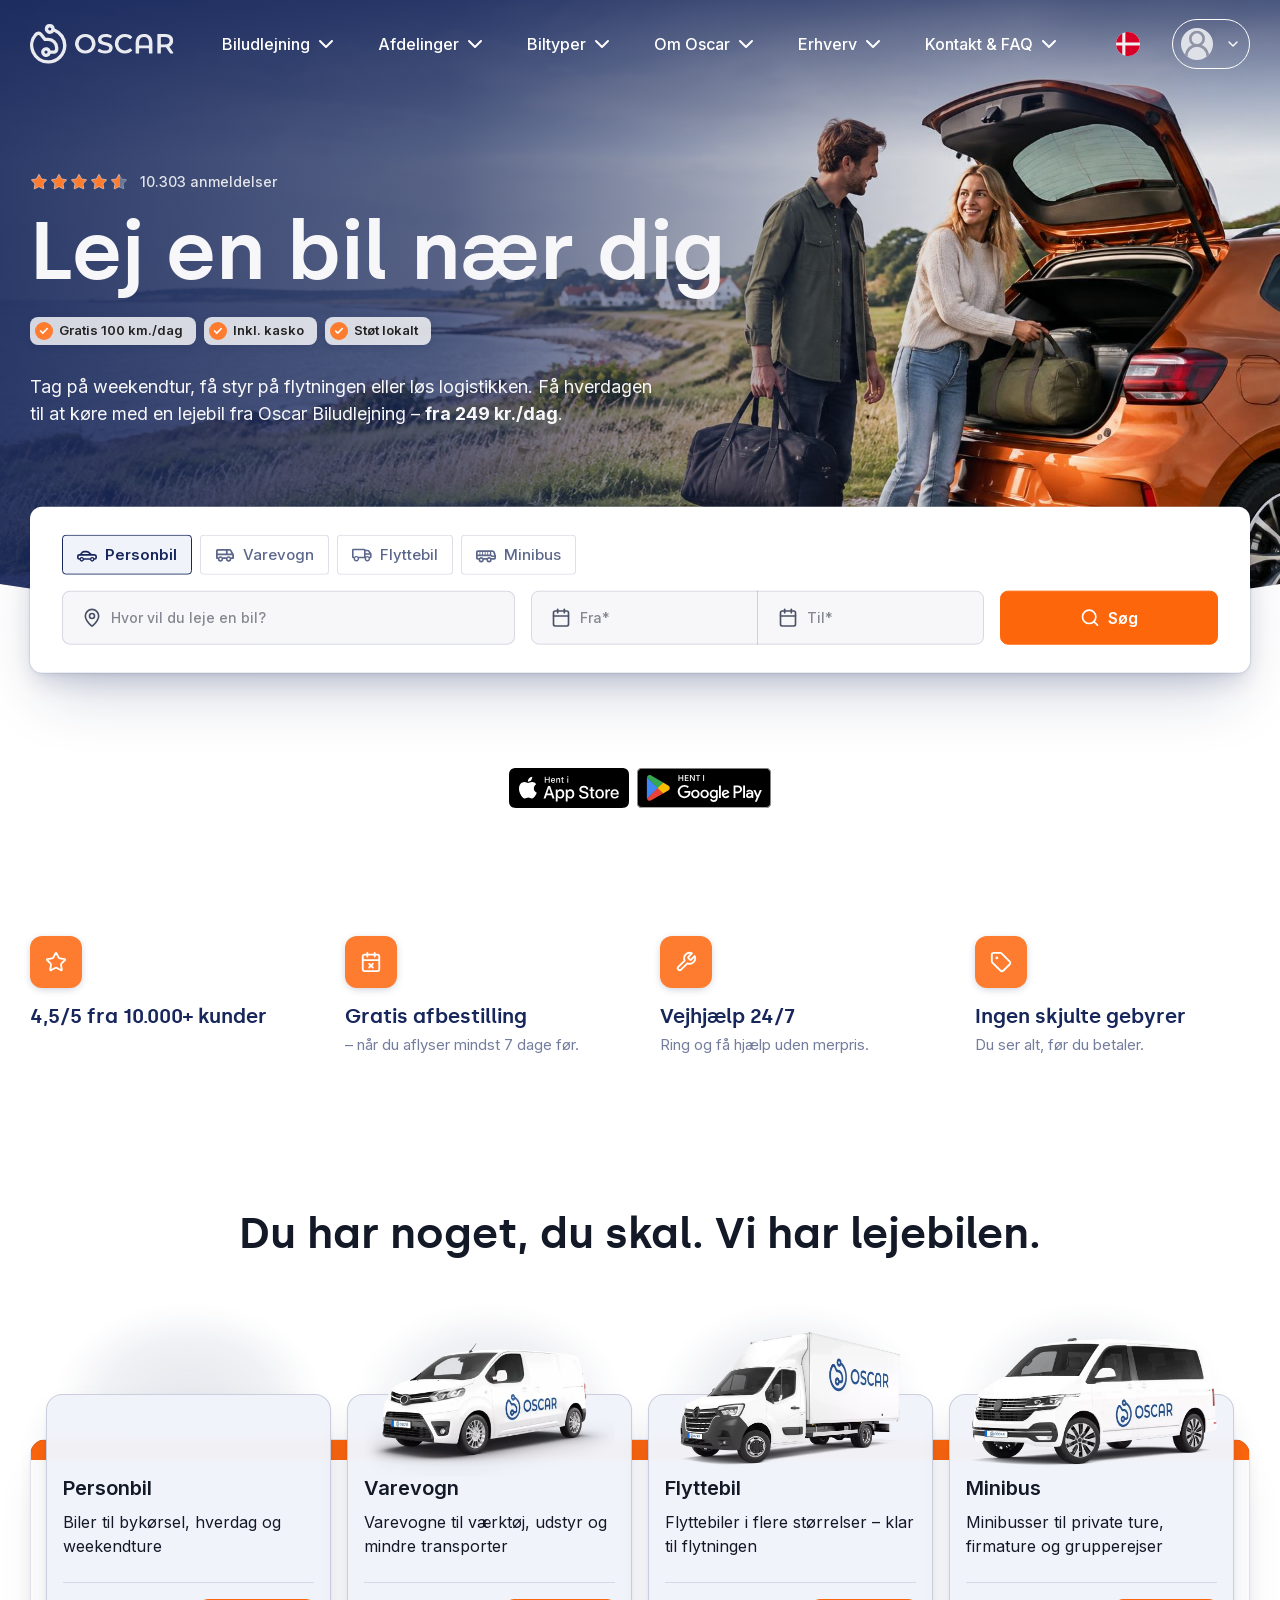
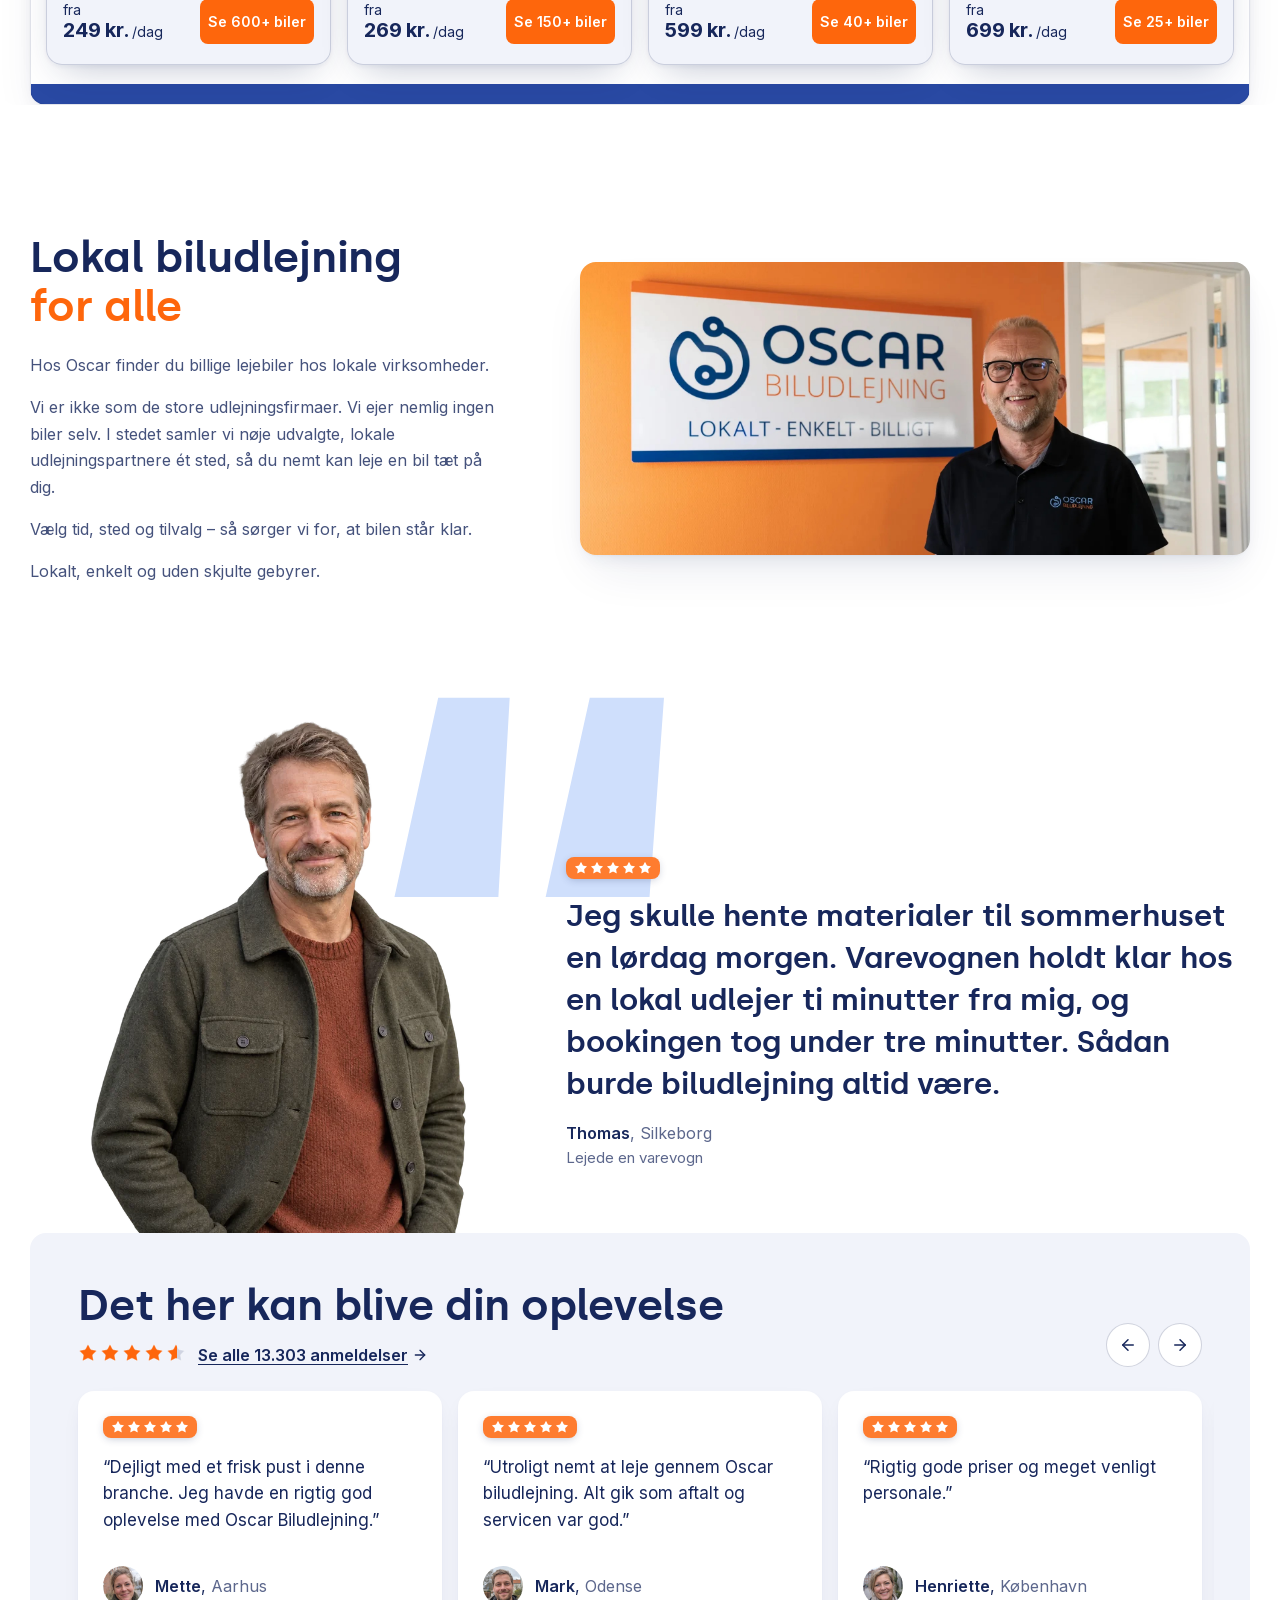
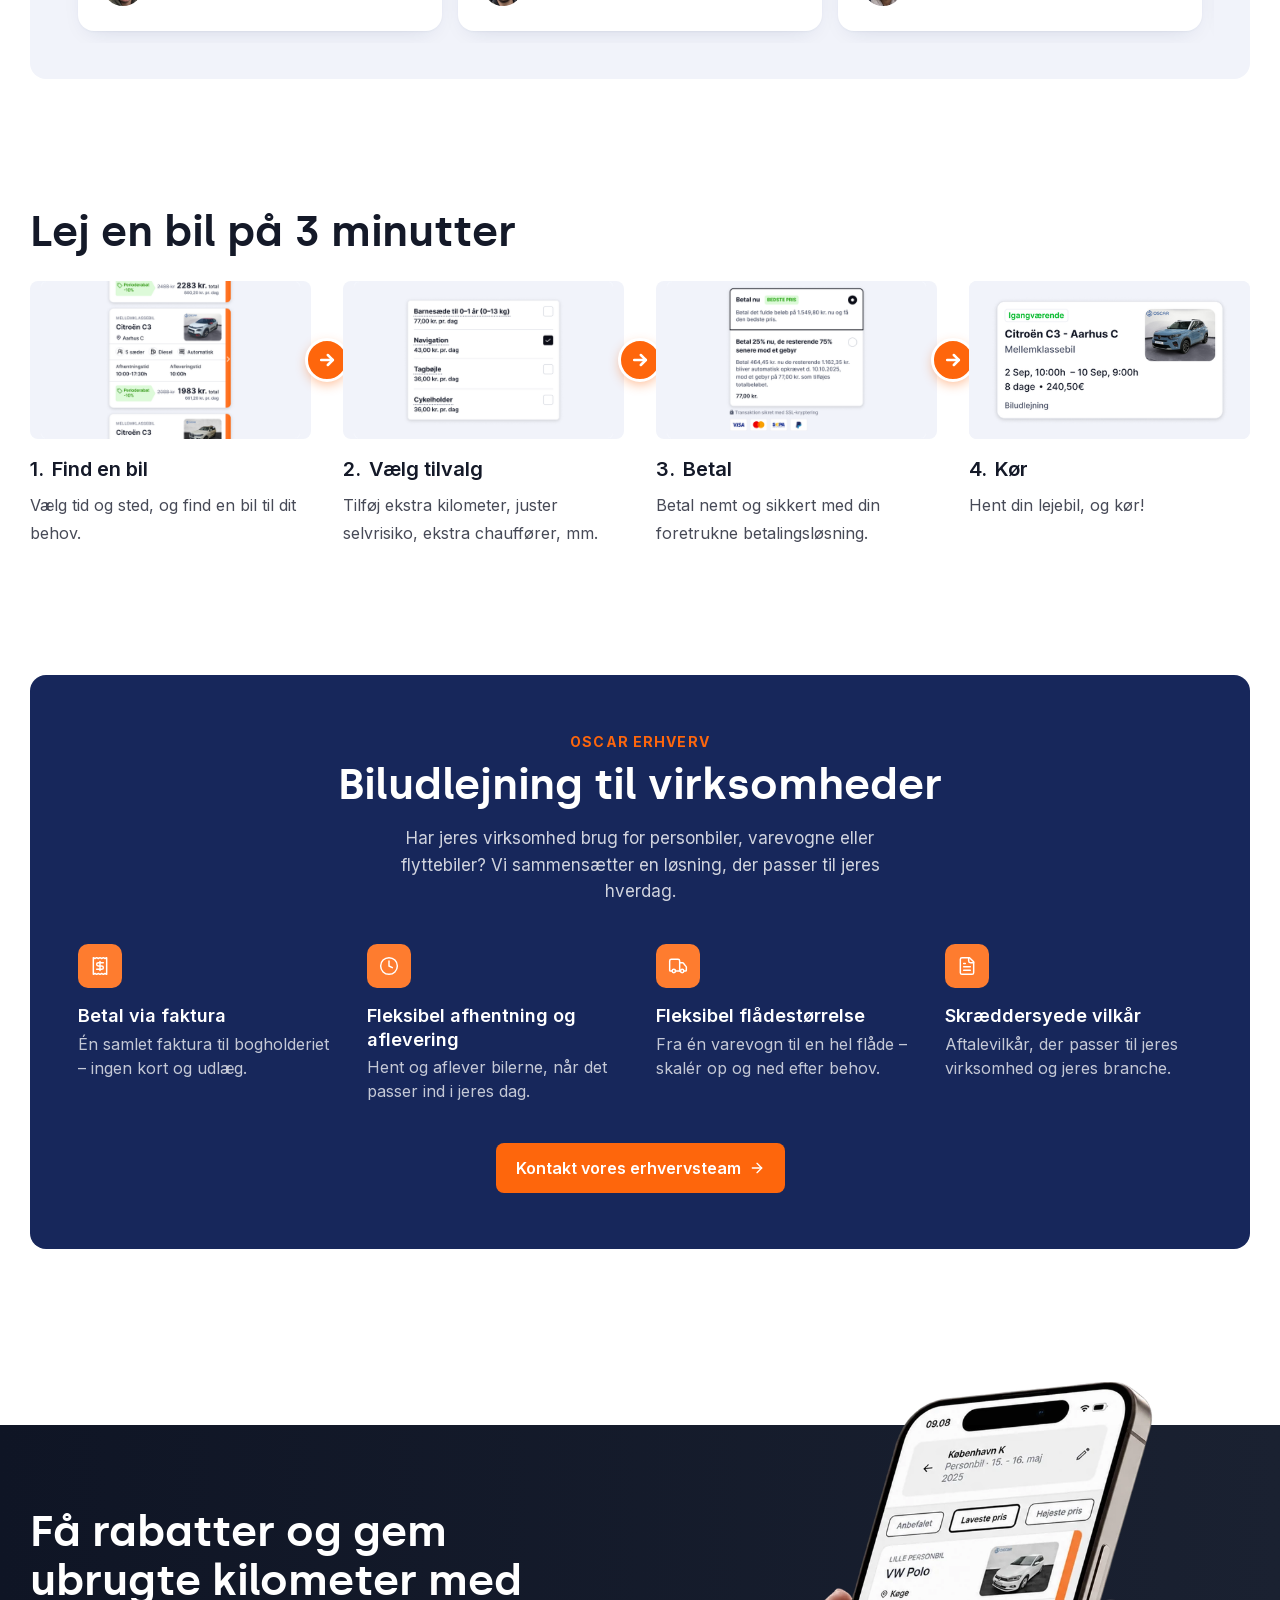
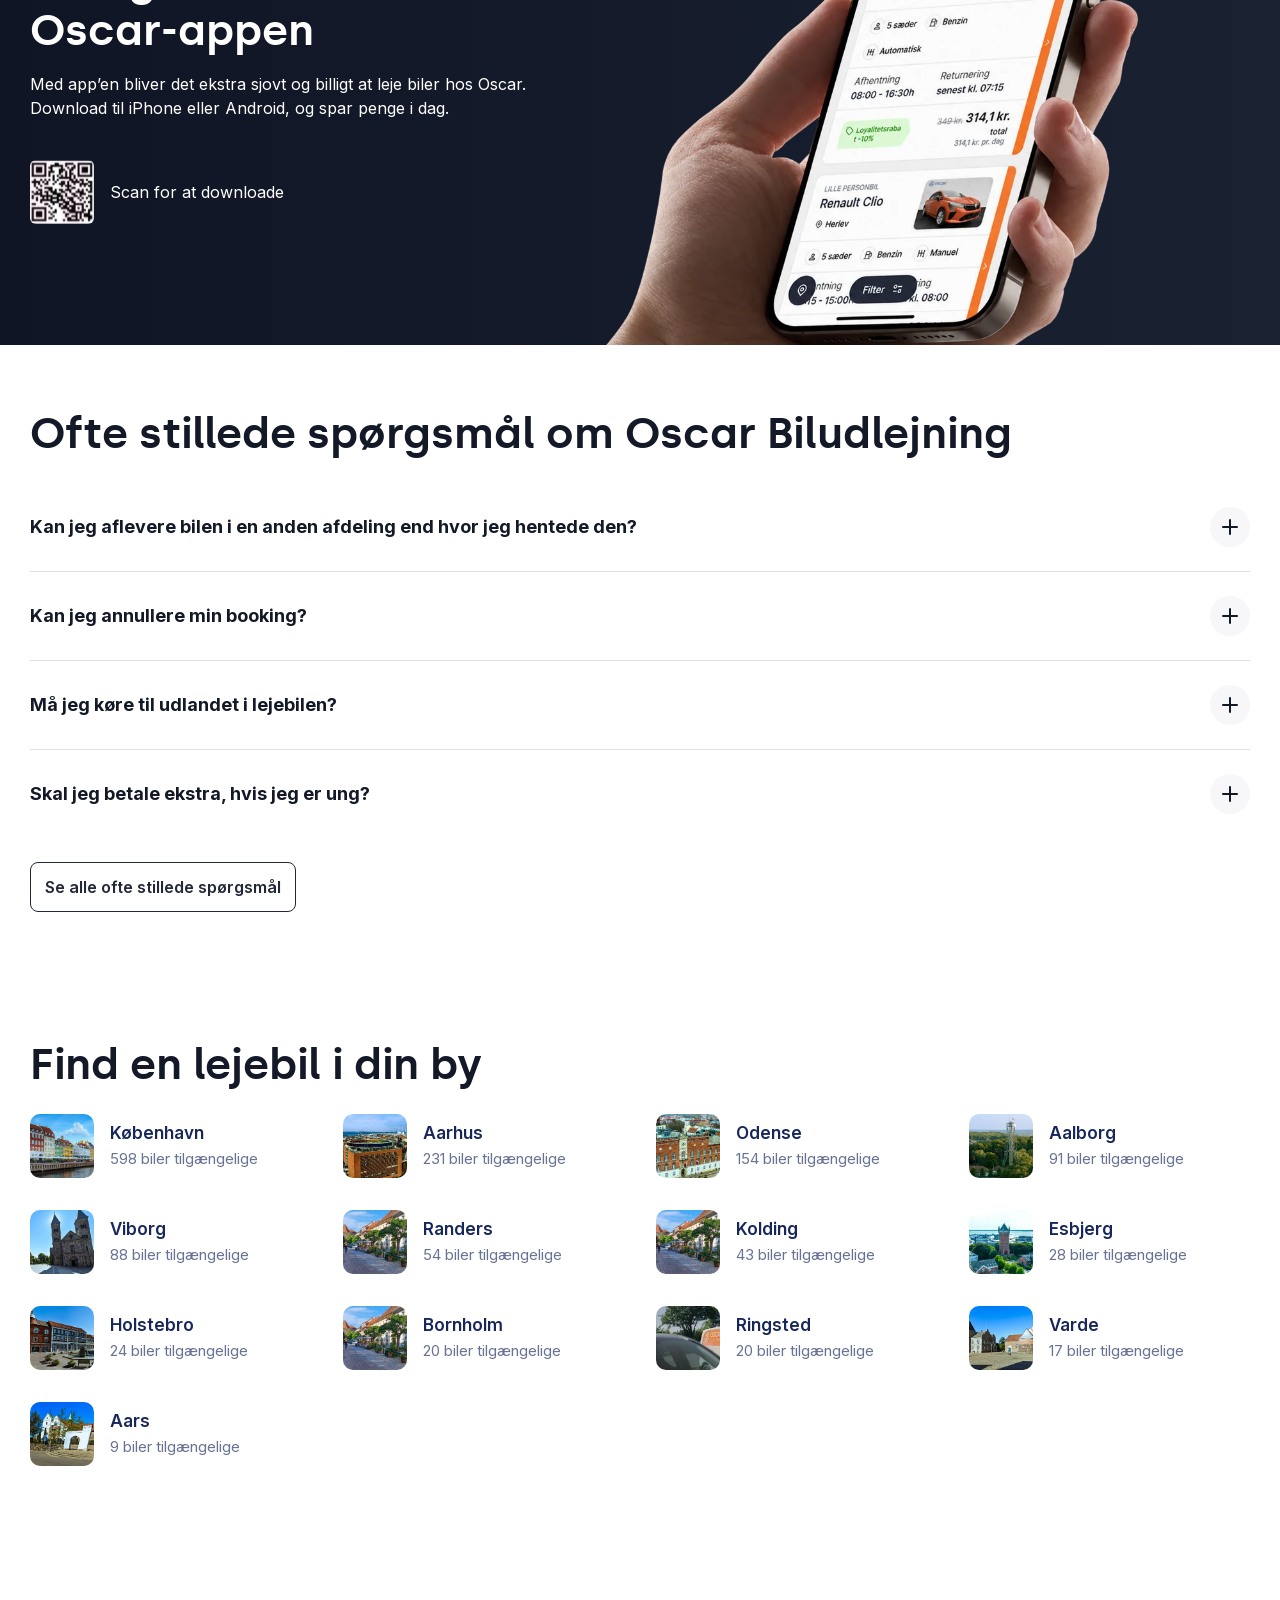
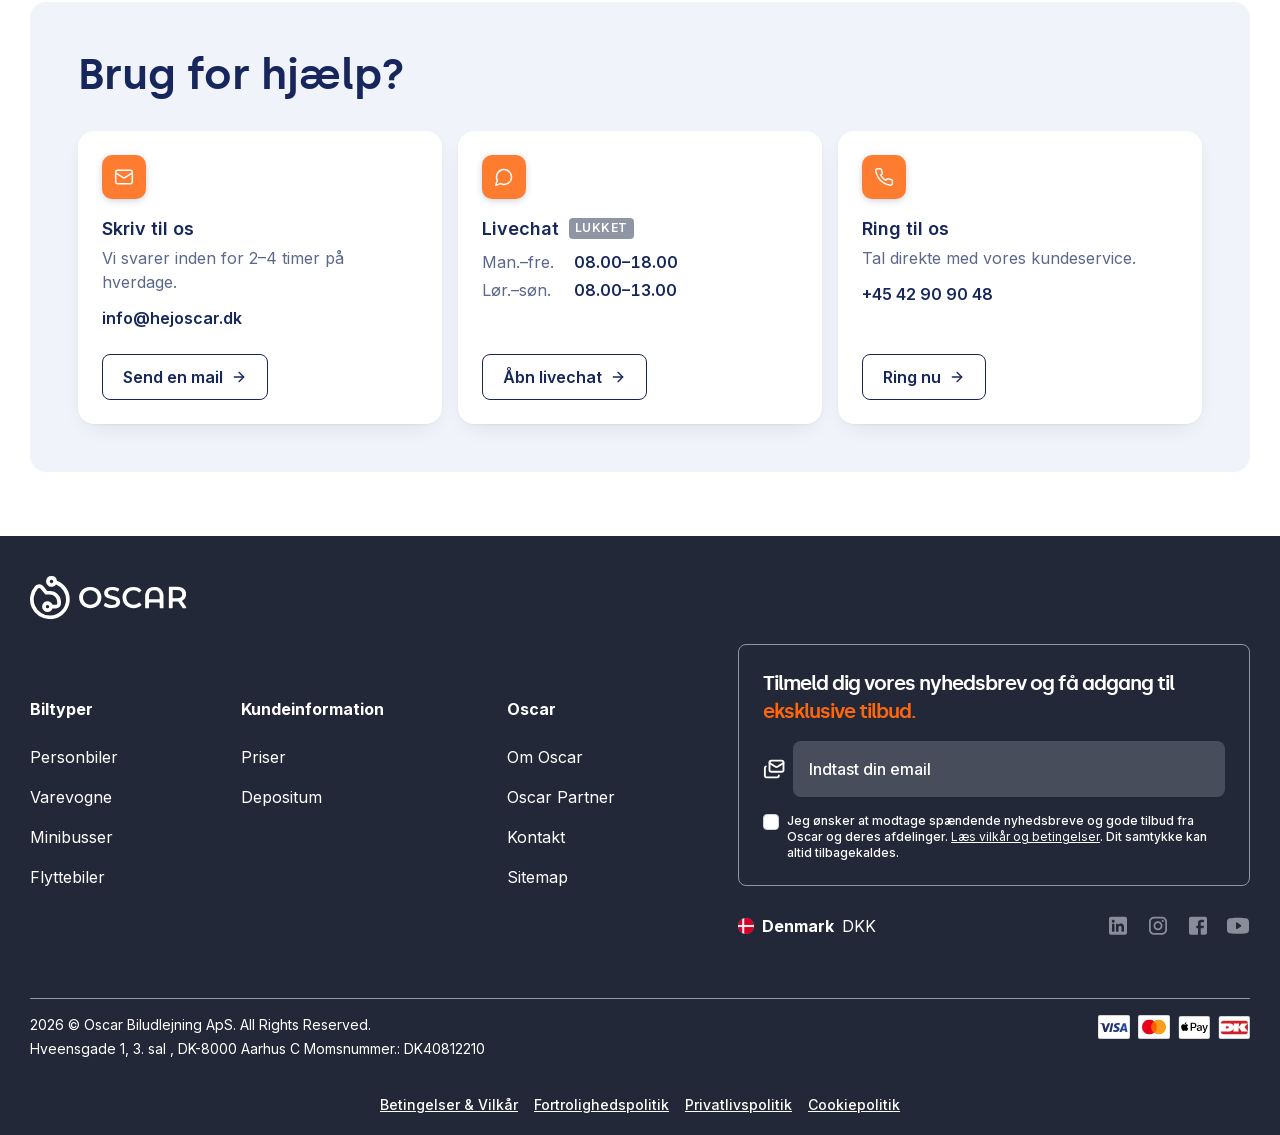
<file: index.html>
<!DOCTYPE html><html data-dpl-id="dpl_GKWxXEJ5Hb7vjqqjvTC3D8hdHsFf" lang="da"><head><meta charSet="utf-8"/><meta name="robots" content="noindex, nofollow"/><meta name="viewport" content="width=device-width, initial-scale=1"/><link rel="stylesheet" href="assets/css/0m1dnx261udqd.css"/><link rel="stylesheet" href="assets/css/3ofi92k___c98.css"/><link rel="stylesheet" href="assets/css/custom.css?v=202610121300"/><meta name="next-size-adjust" content=""/><title>Lej en bil nær dig | Biludlejning fra 144+ lokalafdelinger – Oscar</title><meta name="description" content="Få en billig lejebil fra kun 249 kr.. Altid inkl. forsikring, 100 gratis km./dag &amp; 24/7 vejhjælp. Find din bil nu!"/><meta property="og:title" content="Lej en bil nær dig | Biludlejning fra 144+ lokalafdelinger – Oscar"/><meta property="og:description" content="Få en billig lejebil fra kun 249 kr.. Altid inkl. forsikring, 100 gratis km./dag &amp; 24/7 vejhjælp. Find din bil nu!"/><meta property="og:url" content="https://hejoscar.dk"/><meta property="og:site_name" content="Oscar"/><meta property="og:image" content="https://a.storyblok.com/f/315301/2250x2250/667766b03c/big-car.jpg"/><meta property="og:type" content="website"/><meta name="twitter:card" content="summary_large_image"/><meta name="twitter:title" content="Lej en bil nær dig | Biludlejning fra 144+ lokalafdelinger – Oscar"/><meta name="twitter:description" content="Få en billig lejebil fra kun 249 kr.. Altid inkl. forsikring, 100 gratis km./dag &amp; 24/7 vejhjælp. Find din bil nu!"/><meta name="twitter:image" content="https://a.storyblok.com/f/315301/2250x2250/667766b03c/big-car.jpg"/></head><body class="inter_d4b7ea98-module__N5OFCW__variable silka_273fe654-module__nQlC_a__variable font-inter text-primary antialiased"><div hidden=""><!--$--><!--/$--></div><!--$--><!--/$--><div class="z-max bg-brand-orange-02 animation-delay-500 pointer-events-none fixed top-0 left-0 h-1"></div><div class="flex min-h-screen flex-col"><a class="absolute left-2 z-30 -translate-y-full rounded-lg bg-white p-2 text-sm text-black opacity-0 shadow-md transition-transform focus:translate-y-2 focus:opacity-100" href="#">Spring til indhold</a><header id="page-header" class="absolute top-0 z-10 w-full font-medium before:bg-white before:transition-all text-white"><nav class="container flex items-center justify-between"><a href="#" class="relative py-2 md:py-6"><svg xmlns="http://www.w3.org/2000/svg" fill="currentColor" viewBox="0 0 125 35" aria-label="Gå til forsiden" class="w-26 md:w-36 text-white/90"><g clip-path="url(#oscar-logo_svg__a)"><path fill-rule="evenodd" d="M14.748 7.893a4.31 4.31 0 0 0 5.984-1.202A12.93 12.93 0 0 1 28.7 18.655c-.038 6.971-5.73 12.721-12.698 12.82A12.884 12.884 0 0 1 6.252 9.97a1.37 1.37 0 0 1 1.082-.432 1.47 1.47 0 0 1 1.077.54l3.84 4.73h3.537a5.906 5.906 0 0 1 5.9 5.9v1.248a.99.99 0 0 1-.986.986H17.97a4.31 4.31 0 1 0-.003 2.942h2.738a3.93 3.93 0 0 0 3.925-3.926v-1.247a8.85 8.85 0 0 0-8.842-8.843h-2.137l-2.958-3.643A4.4 4.4 0 0 0 5.65 6.91c-.574.23-1.091.58-1.518 1.027l-.052.056a15.817 15.817 0 0 0 11.736 26.42l.231-.001c8.56-.12 15.555-7.181 15.592-15.744A15.88 15.88 0 0 0 21.422 3.804a4.309 4.309 0 0 0-8.507-.335 4.31 4.31 0 0 0 1.833 4.424m1.633-4.726c.225-.151.49-.231.76-.231v.003a1.373 1.373 0 0 1 1.371 1.367 1.37 1.37 0 1 1-2.131-1.14Zm-2.462 19.872a1.37 1.37 0 1 0 1.37 1.37 1.373 1.373 0 0 0-1.37-1.366z" clip-rule="evenodd"></path><path d="M43.462 24.5a8.1 8.1 0 0 1-3.167-3.032 8.72 8.72 0 0 1 0-8.65 8.1 8.1 0 0 1 3.166-3.024q2.013-1.084 4.524-1.084T52.51 9.8a8.1 8.1 0 0 1 3.164 3.013 8.76 8.76 0 0 1 0 8.673A8.1 8.1 0 0 1 52.51 24.5q-2.021 1.09-4.525 1.09-2.503 0-4.523-1.09m7.478-2.322a5.33 5.33 0 0 0 2.063-2.063 6.24 6.24 0 0 0 0-5.936 5.34 5.34 0 0 0-2.063-2.058 6.27 6.27 0 0 0-5.908 0 5.34 5.34 0 0 0-2.063 2.063 6.24 6.24 0 0 0 0 5.937 5.33 5.33 0 0 0 2.063 2.062 6.27 6.27 0 0 0 5.908 0zm10.537 2.867q-1.515-.463-2.492-1.184a.505.505 0 0 1-.148-.609l.64-1.435a.506.506 0 0 1 .732-.224c.622.4 1.292.72 1.994.954.946.332 1.94.503 2.942.506q1.829 0 2.731-.586.903-.586.903-1.546a1.5 1.5 0 0 0-.505-1.161 3.5 3.5 0 0 0-1.277-.715 32 32 0 0 0-2.11-.586 25 25 0 0 1-3.03-.885 5 5 0 0 1-1.994-1.39q-.831-.948-.833-2.566a4.37 4.37 0 0 1 .74-2.473q.738-1.114 2.226-1.768 1.488-.655 3.646-.657c.996 0 1.989.128 2.953.379.749.179 1.47.459 2.142.832a.506.506 0 0 1 .205.632l-.584 1.43a.514.514 0 0 1-.716.253 9.3 9.3 0 0 0-1.75-.685 8.4 8.4 0 0 0-2.273-.329q-1.805 0-2.683.61t-.884 1.617a1.46 1.46 0 0 0 .505 1.15 3.6 3.6 0 0 0 1.277.702q.774.26 2.11.586 1.531.337 3 .884c.77.296 1.457.773 2.004 1.39q.831.937.833 2.526a4.33 4.33 0 0 1-.738 2.46q-.74 1.104-2.24 1.759t-3.656.657a12.5 12.5 0 0 1-3.67-.528m16.433-.546a8.03 8.03 0 0 1-3.141-3.013q-1.137-1.92-1.137-4.336a8.3 8.3 0 0 1 1.148-4.341 8.1 8.1 0 0 1 3.158-3.013 9.2 9.2 0 0 1 4.484-1.086 9.35 9.35 0 0 1 3.68.703 7.6 7.6 0 0 1 2.47 1.665.505.505 0 0 1-.026.721l-1.24 1.166a.516.516 0 0 1-.71-.012 5.7 5.7 0 0 0-4.034-1.572 6.14 6.14 0 0 0-3.024.739 5.3 5.3 0 0 0-2.085 2.051 6.28 6.28 0 0 0 0 5.955 5.3 5.3 0 0 0 2.085 2.05c.928.502 1.97.756 3.024.739a5.66 5.66 0 0 0 4.032-1.588.517.517 0 0 1 .715-.011l1.24 1.18a.506.506 0 0 1 .025.72 7.5 7.5 0 0 1-2.484 1.662 9.45 9.45 0 0 1-3.692.703A9.24 9.24 0 0 1 77.91 24.5Zm24.928-14.925a6 6 0 0 1 2.543 2.567q.903 1.7.903 4.113v8.935a.504.504 0 0 1-.505.506h-2.021a.505.505 0 0 1-.505-.506v-3.548a.504.504 0 0 0-.505-.505h-7.534a.506.506 0 0 0-.505.505v3.548a.506.506 0 0 1-.505.506H92.21a.505.505 0 0 1-.505-.506v-8.935q0-2.414.902-4.113a6 6 0 0 1 2.544-2.567q1.642-.867 3.844-.867c2.202 0 2.749.289 3.843.867m-.112 9.002a.503.503 0 0 0 .505-.506v-2.097q0-2.273-1.124-3.434-1.124-1.16-3.141-1.16-2.022 0-3.142 1.16-1.12 1.161-1.125 3.434v2.092a.505.505 0 0 0 .505.505zm19.266 7.124a.5.5 0 0 1-.418-.22l-3.639-5.234q-.316.03-.631.024h-3.195a.505.505 0 0 0-.505.506v4.399a.504.504 0 0 1-.505.505h-2.021a.507.507 0 0 1-.506-.505V9.153a.504.504 0 0 1 .506-.505h6.241q2.133 0 3.716.704a5.4 5.4 0 0 1 2.425 2.02q.846 1.314.844 3.118 0 1.853-.902 3.188a5.2 5.2 0 0 1-2.054 1.757.5.5 0 0 0-.26.33.5.5 0 0 0 .08.413l3.313 4.728a.505.505 0 0 1-.439.793h-2.05Zm-1.806-13.634q-1.034-.845-3.024-.845h-3.053a.505.505 0 0 0-.505.505v5.52a.504.504 0 0 0 .505.506h3.053q1.993 0 3.024-.856 1.03-.855 1.032-2.426 0-1.56-1.032-2.404"></path></g><defs><clipPath id="oscar-logo_svg__a"><path d="M0 0h124.57v34.41H0z"></path></clipPath></defs></svg></a><nav aria-label="Main" data-orientation="horizontal" dir="ltr" class="hidden justify-center lg:flex z-20 grow self-center"><div style="position:relative"><ul data-orientation="horizontal" class="flex items-center gap-4" dir="ltr"><li class="relative"><button id="radix-_R_19pabsnpfivb_-trigger-radix-_R_79pabsnpfivb_" data-state="closed" aria-expanded="false" aria-controls="radix-_R_19pabsnpfivb_-content-radix-_R_79pabsnpfivb_" class="group flex items-center gap-1 rounded-lg px-3 py-2 outline-hidden focus-visible:ring-2 hover:bg-white/5 data-[state=open]:bg-white/5" data-radix-collection-item="">Biludlejning<svg xmlns="http://www.w3.org/2000/svg" width="24" height="24" viewBox="0 0 24 24" fill="none" stroke="currentColor" stroke-width="2" stroke-linecap="round" stroke-linejoin="round" class="lucide lucide-chevron-down transition-transform group-data-[state=open]:-rotate-180" aria-hidden="true"><path d="m6 9 6 6 6-6"></path></svg></button><div data-nav-menu id="radix-_R_19pabsnpfivb_-content-radix-_R_79pabsnpfivb_" aria-labelledby="radix-_R_19pabsnpfivb_-trigger-radix-_R_79pabsnpfivb_" data-orientation="horizontal" data-state="closed" class="hidden absolute top-full left-1/2 z-10 w-max min-w-full -translate-x-1/2 pt-2 transition-[scale,translate,opacity] starting:-translate-y-7 starting:scale-90 starting:opacity-0" dir="ltr"><div class="text-primary mt-2 flex w-full gap-2 overflow-hidden rounded-lg border border-gray-100 bg-white p-4 shadow-lg"><div class="flex min-w-[235px] flex-col gap-2"><p class="px-2 py-1 font-bold wrap-break-word hyphens-auto">Biludlejning</p><a href="#" class="text-tertiary group hover:bg-gray-75 hover:text-primary flex w-full items-center justify-between rounded-sm px-2 py-1"><p class="text-sm wrap-break-word hyphens-auto">Priser</p><svg xmlns="http://www.w3.org/2000/svg" width="24" height="24" viewBox="0 0 24 24" fill="none" stroke="currentColor" stroke-width="2" stroke-linecap="round" stroke-linejoin="round" class="lucide lucide-chevron-right invisible ml-2 size-6 shrink-0 group-hover:visible" aria-hidden="true"><path d="m9 18 6-6-6-6"></path></svg></a><a href="#" class="text-tertiary group hover:bg-gray-75 hover:text-primary flex w-full items-center justify-between rounded-sm px-2 py-1"><p class="text-sm wrap-break-word hyphens-auto">Bilabonnement</p><svg xmlns="http://www.w3.org/2000/svg" width="24" height="24" viewBox="0 0 24 24" fill="none" stroke="currentColor" stroke-width="2" stroke-linecap="round" stroke-linejoin="round" class="lucide lucide-chevron-right invisible ml-2 size-6 shrink-0 group-hover:visible" aria-hidden="true"><path d="m9 18 6-6-6-6"></path></svg></a><a href="#" class="text-tertiary group hover:bg-gray-75 hover:text-primary flex w-full items-center justify-between rounded-sm px-2 py-1"><p class="text-sm wrap-break-word hyphens-auto">Langtidsleje</p><svg xmlns="http://www.w3.org/2000/svg" width="24" height="24" viewBox="0 0 24 24" fill="none" stroke="currentColor" stroke-width="2" stroke-linecap="round" stroke-linejoin="round" class="lucide lucide-chevron-right invisible ml-2 size-6 shrink-0 group-hover:visible" aria-hidden="true"><path d="m9 18 6-6-6-6"></path></svg></a><a href="#" class="text-tertiary group hover:bg-gray-75 hover:text-primary flex w-full items-center justify-between rounded-sm px-2 py-1"><p class="text-sm wrap-break-word hyphens-auto">Loyalitetsprogram</p><svg xmlns="http://www.w3.org/2000/svg" width="24" height="24" viewBox="0 0 24 24" fill="none" stroke="currentColor" stroke-width="2" stroke-linecap="round" stroke-linejoin="round" class="lucide lucide-chevron-right invisible ml-2 size-6 shrink-0 group-hover:visible" aria-hidden="true"><path d="m9 18 6-6-6-6"></path></svg></a></div><div class="flex w-full flex-row justify-between gap-4"></div></div></div></li><li class="relative"><button id="radix-_R_19pabsnpfivb_-trigger-radix-_R_b9pabsnpfivb_" data-state="closed" aria-expanded="false" aria-controls="radix-_R_19pabsnpfivb_-content-radix-_R_b9pabsnpfivb_" class="group flex items-center gap-1 rounded-lg px-3 py-2 outline-hidden focus-visible:ring-2 hover:bg-white/5 data-[state=open]:bg-white/5" data-radix-collection-item="">Afdelinger<svg xmlns="http://www.w3.org/2000/svg" width="24" height="24" viewBox="0 0 24 24" fill="none" stroke="currentColor" stroke-width="2" stroke-linecap="round" stroke-linejoin="round" class="lucide lucide-chevron-down transition-transform group-data-[state=open]:-rotate-180" aria-hidden="true"><path d="m6 9 6 6 6-6"></path></svg></button><div data-nav-menu id="radix-_R_19pabsnpfivb_-content-radix-_R_b9pabsnpfivb_" aria-labelledby="radix-_R_19pabsnpfivb_-trigger-radix-_R_b9pabsnpfivb_" data-orientation="horizontal" data-state="closed" class="hidden absolute top-full left-1/2 z-10 w-max min-w-full -translate-x-1/2 pt-2 transition-[scale,translate,opacity] starting:-translate-y-7 starting:scale-90 starting:opacity-0" dir="ltr"><div class="text-primary mt-2 flex w-full gap-2 overflow-hidden rounded-lg border border-gray-100 bg-white p-4 shadow-lg"><div class="flex min-w-[235px] flex-col gap-2"><p class="px-2 py-1 font-bold wrap-break-word hyphens-auto">Afdelinger</p><a href="#" class="text-tertiary group hover:bg-gray-75 hover:text-primary flex w-full items-center justify-between rounded-sm px-2 py-1"><p class="text-sm wrap-break-word hyphens-auto">Se alle afdelinger</p><svg xmlns="http://www.w3.org/2000/svg" width="24" height="24" viewBox="0 0 24 24" fill="none" stroke="currentColor" stroke-width="2" stroke-linecap="round" stroke-linejoin="round" class="lucide lucide-chevron-right invisible ml-2 size-6 shrink-0 group-hover:visible" aria-hidden="true"><path d="m9 18 6-6-6-6"></path></svg></a><a href="aarhus-n.html" data-loc-link class="text-tertiary group hover:bg-gray-75 hover:text-primary flex w-full items-center justify-between rounded-sm px-2 py-1"><p class="text-sm wrap-break-word hyphens-auto">Lokationsside</p><svg xmlns="http://www.w3.org/2000/svg" width="24" height="24" viewBox="0 0 24 24" fill="none" stroke="currentColor" stroke-width="2" stroke-linecap="round" stroke-linejoin="round" class="lucide lucide-chevron-right invisible ml-2 size-6 shrink-0 group-hover:visible" aria-hidden="true"><path d="m9 18 6-6-6-6"></path></svg></a><a href="marshfield.html" data-loc-link class="text-tertiary group hover:bg-gray-75 hover:text-primary flex w-full items-center justify-between rounded-sm px-2 py-1"><p class="text-sm wrap-break-word hyphens-auto">Lokationsside (US)</p><svg xmlns="http://www.w3.org/2000/svg" width="24" height="24" viewBox="0 0 24 24" fill="none" stroke="currentColor" stroke-width="2" stroke-linecap="round" stroke-linejoin="round" class="lucide lucide-chevron-right invisible ml-2 size-6 shrink-0 group-hover:visible" aria-hidden="true"><path d="m9 18 6-6-6-6"></path></svg></a><a href="#" class="text-tertiary group hover:bg-gray-75 hover:text-primary flex w-full items-center justify-between rounded-sm px-2 py-1"><p class="text-sm wrap-break-word hyphens-auto">København</p><svg xmlns="http://www.w3.org/2000/svg" width="24" height="24" viewBox="0 0 24 24" fill="none" stroke="currentColor" stroke-width="2" stroke-linecap="round" stroke-linejoin="round" class="lucide lucide-chevron-right invisible ml-2 size-6 shrink-0 group-hover:visible" aria-hidden="true"><path d="m9 18 6-6-6-6"></path></svg></a><a href="#" class="text-tertiary group hover:bg-gray-75 hover:text-primary flex w-full items-center justify-between rounded-sm px-2 py-1"><p class="text-sm wrap-break-word hyphens-auto">Aarhus</p><svg xmlns="http://www.w3.org/2000/svg" width="24" height="24" viewBox="0 0 24 24" fill="none" stroke="currentColor" stroke-width="2" stroke-linecap="round" stroke-linejoin="round" class="lucide lucide-chevron-right invisible ml-2 size-6 shrink-0 group-hover:visible" aria-hidden="true"><path d="m9 18 6-6-6-6"></path></svg></a><a href="#" class="text-tertiary group hover:bg-gray-75 hover:text-primary flex w-full items-center justify-between rounded-sm px-2 py-1"><p class="text-sm wrap-break-word hyphens-auto">Odense</p><svg xmlns="http://www.w3.org/2000/svg" width="24" height="24" viewBox="0 0 24 24" fill="none" stroke="currentColor" stroke-width="2" stroke-linecap="round" stroke-linejoin="round" class="lucide lucide-chevron-right invisible ml-2 size-6 shrink-0 group-hover:visible" aria-hidden="true"><path d="m9 18 6-6-6-6"></path></svg></a><a href="#" class="text-tertiary group hover:bg-gray-75 hover:text-primary flex w-full items-center justify-between rounded-sm px-2 py-1"><p class="text-sm wrap-break-word hyphens-auto">Aalborg</p><svg xmlns="http://www.w3.org/2000/svg" width="24" height="24" viewBox="0 0 24 24" fill="none" stroke="currentColor" stroke-width="2" stroke-linecap="round" stroke-linejoin="round" class="lucide lucide-chevron-right invisible ml-2 size-6 shrink-0 group-hover:visible" aria-hidden="true"><path d="m9 18 6-6-6-6"></path></svg></a><a href="#" class="text-tertiary group hover:bg-gray-75 hover:text-primary flex w-full items-center justify-between rounded-sm px-2 py-1"><p class="text-sm wrap-break-word hyphens-auto">Esbjerg</p><svg xmlns="http://www.w3.org/2000/svg" width="24" height="24" viewBox="0 0 24 24" fill="none" stroke="currentColor" stroke-width="2" stroke-linecap="round" stroke-linejoin="round" class="lucide lucide-chevron-right invisible ml-2 size-6 shrink-0 group-hover:visible" aria-hidden="true"><path d="m9 18 6-6-6-6"></path></svg></a></div><div class="flex w-full flex-row justify-between gap-4"></div></div></div></li><li class="relative"><button id="radix-_R_19pabsnpfivb_-trigger-radix-_R_f9pabsnpfivb_" data-state="closed" aria-expanded="false" aria-controls="radix-_R_19pabsnpfivb_-content-radix-_R_f9pabsnpfivb_" class="group flex items-center gap-1 rounded-lg px-3 py-2 outline-hidden focus-visible:ring-2 hover:bg-white/5 data-[state=open]:bg-white/5" data-radix-collection-item="">Biltyper<svg xmlns="http://www.w3.org/2000/svg" width="24" height="24" viewBox="0 0 24 24" fill="none" stroke="currentColor" stroke-width="2" stroke-linecap="round" stroke-linejoin="round" class="lucide lucide-chevron-down transition-transform group-data-[state=open]:-rotate-180" aria-hidden="true"><path d="m6 9 6 6 6-6"></path></svg></button><div data-nav-menu id="radix-_R_19pabsnpfivb_-content-radix-_R_f9pabsnpfivb_" aria-labelledby="radix-_R_19pabsnpfivb_-trigger-radix-_R_f9pabsnpfivb_" data-orientation="horizontal" data-state="closed" class="hidden absolute top-full left-1/2 z-10 w-max min-w-full -translate-x-1/2 pt-2 transition-[scale,translate,opacity] starting:-translate-y-7 starting:scale-90 starting:opacity-0" dir="ltr"><div class="text-primary mt-2 flex w-full gap-2 overflow-hidden rounded-lg border border-gray-100 bg-white p-4 shadow-lg"><div class="flex min-w-[235px] flex-col gap-2"><p class="px-2 py-1 font-bold wrap-break-word hyphens-auto">Biltyper</p><a href="#" class="text-tertiary group hover:bg-gray-75 hover:text-primary flex w-full items-center justify-between rounded-sm px-2 py-1"><p class="text-sm wrap-break-word hyphens-auto">Personbiler</p><svg xmlns="http://www.w3.org/2000/svg" width="24" height="24" viewBox="0 0 24 24" fill="none" stroke="currentColor" stroke-width="2" stroke-linecap="round" stroke-linejoin="round" class="lucide lucide-chevron-right invisible ml-2 size-6 shrink-0 group-hover:visible" aria-hidden="true"><path d="m9 18 6-6-6-6"></path></svg></a><a href="#" class="text-tertiary group hover:bg-gray-75 hover:text-primary flex w-full items-center justify-between rounded-sm px-2 py-1"><p class="text-sm wrap-break-word hyphens-auto">Varevogne</p><svg xmlns="http://www.w3.org/2000/svg" width="24" height="24" viewBox="0 0 24 24" fill="none" stroke="currentColor" stroke-width="2" stroke-linecap="round" stroke-linejoin="round" class="lucide lucide-chevron-right invisible ml-2 size-6 shrink-0 group-hover:visible" aria-hidden="true"><path d="m9 18 6-6-6-6"></path></svg></a><a href="#" class="text-tertiary group hover:bg-gray-75 hover:text-primary flex w-full items-center justify-between rounded-sm px-2 py-1"><p class="text-sm wrap-break-word hyphens-auto">Flyttebiler</p><svg xmlns="http://www.w3.org/2000/svg" width="24" height="24" viewBox="0 0 24 24" fill="none" stroke="currentColor" stroke-width="2" stroke-linecap="round" stroke-linejoin="round" class="lucide lucide-chevron-right invisible ml-2 size-6 shrink-0 group-hover:visible" aria-hidden="true"><path d="m9 18 6-6-6-6"></path></svg></a><a href="#" class="text-tertiary group hover:bg-gray-75 hover:text-primary flex w-full items-center justify-between rounded-sm px-2 py-1"><p class="text-sm wrap-break-word hyphens-auto">Minibusser</p><svg xmlns="http://www.w3.org/2000/svg" width="24" height="24" viewBox="0 0 24 24" fill="none" stroke="currentColor" stroke-width="2" stroke-linecap="round" stroke-linejoin="round" class="lucide lucide-chevron-right invisible ml-2 size-6 shrink-0 group-hover:visible" aria-hidden="true"><path d="m9 18 6-6-6-6"></path></svg></a><a href="#" class="text-tertiary group hover:bg-gray-75 hover:text-primary flex w-full items-center justify-between rounded-sm px-2 py-1"><p class="text-sm wrap-break-word hyphens-auto">Trailere</p><svg xmlns="http://www.w3.org/2000/svg" width="24" height="24" viewBox="0 0 24 24" fill="none" stroke="currentColor" stroke-width="2" stroke-linecap="round" stroke-linejoin="round" class="lucide lucide-chevron-right invisible ml-2 size-6 shrink-0 group-hover:visible" aria-hidden="true"><path d="m9 18 6-6-6-6"></path></svg></a><a href="#" class="text-tertiary group hover:bg-gray-75 hover:text-primary flex w-full items-center justify-between rounded-sm px-2 py-1"><p class="text-sm wrap-break-word hyphens-auto">Autotransportere</p><svg xmlns="http://www.w3.org/2000/svg" width="24" height="24" viewBox="0 0 24 24" fill="none" stroke="currentColor" stroke-width="2" stroke-linecap="round" stroke-linejoin="round" class="lucide lucide-chevron-right invisible ml-2 size-6 shrink-0 group-hover:visible" aria-hidden="true"><path d="m9 18 6-6-6-6"></path></svg></a></div><div class="flex w-full flex-row justify-between gap-4"></div></div></div></li><li class="relative"><button id="radix-_R_19pabsnpfivb_-trigger-radix-_R_j9pabsnpfivb_" data-state="closed" aria-expanded="false" aria-controls="radix-_R_19pabsnpfivb_-content-radix-_R_j9pabsnpfivb_" class="group flex items-center gap-1 rounded-lg px-3 py-2 outline-hidden focus-visible:ring-2 hover:bg-white/5 data-[state=open]:bg-white/5" data-radix-collection-item="">Om Oscar<svg xmlns="http://www.w3.org/2000/svg" width="24" height="24" viewBox="0 0 24 24" fill="none" stroke="currentColor" stroke-width="2" stroke-linecap="round" stroke-linejoin="round" class="lucide lucide-chevron-down transition-transform group-data-[state=open]:-rotate-180" aria-hidden="true"><path d="m6 9 6 6 6-6"></path></svg></button><div data-nav-menu id="radix-_R_19pabsnpfivb_-content-radix-_R_j9pabsnpfivb_" aria-labelledby="radix-_R_19pabsnpfivb_-trigger-radix-_R_j9pabsnpfivb_" data-orientation="horizontal" data-state="closed" class="hidden absolute top-full left-1/2 z-10 w-max min-w-full -translate-x-1/2 pt-2 transition-[scale,translate,opacity] starting:-translate-y-7 starting:scale-90 starting:opacity-0" dir="ltr"><div class="text-primary mt-2 flex w-full gap-2 overflow-hidden rounded-lg border border-gray-100 bg-white p-4 shadow-lg"><div class="flex min-w-[235px] flex-col gap-2"><p class="px-2 py-1 font-bold wrap-break-word hyphens-auto">Om Oscar</p><a href="#" class="text-tertiary group hover:bg-gray-75 hover:text-primary flex w-full items-center justify-between rounded-sm px-2 py-1"><p class="text-sm wrap-break-word hyphens-auto">Om Oscar</p><svg xmlns="http://www.w3.org/2000/svg" width="24" height="24" viewBox="0 0 24 24" fill="none" stroke="currentColor" stroke-width="2" stroke-linecap="round" stroke-linejoin="round" class="lucide lucide-chevron-right invisible ml-2 size-6 shrink-0 group-hover:visible" aria-hidden="true"><path d="m9 18 6-6-6-6"></path></svg></a><a href="#" class="text-tertiary group hover:bg-gray-75 hover:text-primary flex w-full items-center justify-between rounded-sm px-2 py-1"><p class="text-sm wrap-break-word hyphens-auto">Anerkendelser</p><svg xmlns="http://www.w3.org/2000/svg" width="24" height="24" viewBox="0 0 24 24" fill="none" stroke="currentColor" stroke-width="2" stroke-linecap="round" stroke-linejoin="round" class="lucide lucide-chevron-right invisible ml-2 size-6 shrink-0 group-hover:visible" aria-hidden="true"><path d="m9 18 6-6-6-6"></path></svg></a><a href="search-bars.html" data-sb-link class="text-tertiary group hover:bg-gray-75 hover:text-primary flex w-full items-center justify-between rounded-sm px-2 py-1"><p class="text-sm wrap-break-word hyphens-auto">Søgebarer</p><svg xmlns="http://www.w3.org/2000/svg" width="24" height="24" viewBox="0 0 24 24" fill="none" stroke="currentColor" stroke-width="2" stroke-linecap="round" stroke-linejoin="round" class="lucide lucide-chevron-right invisible ml-2 size-6 shrink-0 group-hover:visible" aria-hidden="true"><path d="m9 18 6-6-6-6"></path></svg></a><a href="#" class="text-tertiary group hover:bg-gray-75 hover:text-primary flex w-full items-center justify-between rounded-sm px-2 py-1"><p class="text-sm wrap-break-word hyphens-auto">Oscar partner</p><svg xmlns="http://www.w3.org/2000/svg" width="24" height="24" viewBox="0 0 24 24" fill="none" stroke="currentColor" stroke-width="2" stroke-linecap="round" stroke-linejoin="round" class="lucide lucide-chevron-right invisible ml-2 size-6 shrink-0 group-hover:visible" aria-hidden="true"><path d="m9 18 6-6-6-6"></path></svg></a><a href="#" class="text-tertiary group hover:bg-gray-75 hover:text-primary flex w-full items-center justify-between rounded-sm px-2 py-1"><p class="text-sm wrap-break-word hyphens-auto">Sponsor</p><svg xmlns="http://www.w3.org/2000/svg" width="24" height="24" viewBox="0 0 24 24" fill="none" stroke="currentColor" stroke-width="2" stroke-linecap="round" stroke-linejoin="round" class="lucide lucide-chevron-right invisible ml-2 size-6 shrink-0 group-hover:visible" aria-hidden="true"><path d="m9 18 6-6-6-6"></path></svg></a></div><div class="flex w-full flex-row justify-between gap-4"></div></div></div></li><li class="relative"><button id="radix-_R_19pabsnpfivb_-trigger-radix-_R_n9pabsnpfivb_" data-state="closed" aria-expanded="false" aria-controls="radix-_R_19pabsnpfivb_-content-radix-_R_n9pabsnpfivb_" class="group flex items-center gap-1 rounded-lg px-3 py-2 outline-hidden focus-visible:ring-2 hover:bg-white/5 data-[state=open]:bg-white/5" data-radix-collection-item="">Erhverv<svg xmlns="http://www.w3.org/2000/svg" width="24" height="24" viewBox="0 0 24 24" fill="none" stroke="currentColor" stroke-width="2" stroke-linecap="round" stroke-linejoin="round" class="lucide lucide-chevron-down transition-transform group-data-[state=open]:-rotate-180" aria-hidden="true"><path d="m6 9 6 6 6-6"></path></svg></button><div data-nav-menu id="radix-_R_19pabsnpfivb_-content-radix-_R_n9pabsnpfivb_" aria-labelledby="radix-_R_19pabsnpfivb_-trigger-radix-_R_n9pabsnpfivb_" data-orientation="horizontal" data-state="closed" class="hidden absolute top-full left-1/2 z-10 w-max min-w-full -translate-x-1/2 pt-2 transition-[scale,translate,opacity] starting:-translate-y-7 starting:scale-90 starting:opacity-0" dir="ltr"><div class="text-primary mt-2 flex w-full gap-2 overflow-hidden rounded-lg border border-gray-100 bg-white p-4 shadow-lg"><div class="flex min-w-[235px] flex-col gap-2"><p class="px-2 py-1 font-bold wrap-break-word hyphens-auto">Erhverv</p><a href="#" class="text-tertiary group hover:bg-gray-75 hover:text-primary flex w-full items-center justify-between rounded-sm px-2 py-1"><p class="text-sm wrap-break-word hyphens-auto">Biludlejning til erhverv</p><svg xmlns="http://www.w3.org/2000/svg" width="24" height="24" viewBox="0 0 24 24" fill="none" stroke="currentColor" stroke-width="2" stroke-linecap="round" stroke-linejoin="round" class="lucide lucide-chevron-right invisible ml-2 size-6 shrink-0 group-hover:visible" aria-hidden="true"><path d="m9 18 6-6-6-6"></path></svg></a><a href="#" class="text-tertiary group hover:bg-gray-75 hover:text-primary flex w-full items-center justify-between rounded-sm px-2 py-1"><p class="text-sm wrap-break-word hyphens-auto">Fakturabetaling</p><svg xmlns="http://www.w3.org/2000/svg" width="24" height="24" viewBox="0 0 24 24" fill="none" stroke="currentColor" stroke-width="2" stroke-linecap="round" stroke-linejoin="round" class="lucide lucide-chevron-right invisible ml-2 size-6 shrink-0 group-hover:visible" aria-hidden="true"><path d="m9 18 6-6-6-6"></path></svg></a></div><div class="flex w-full flex-row justify-between gap-4"></div></div></div></li><li class="relative"><button id="radix-_R_19pabsnpfivb_-trigger-radix-_R_r9pabsnpfivb_" data-state="closed" aria-expanded="false" aria-controls="radix-_R_19pabsnpfivb_-content-radix-_R_r9pabsnpfivb_" class="group flex items-center gap-1 rounded-lg px-3 py-2 outline-hidden focus-visible:ring-2 hover:bg-white/5 data-[state=open]:bg-white/5" data-radix-collection-item="">Kontakt &amp; FAQ<svg xmlns="http://www.w3.org/2000/svg" width="24" height="24" viewBox="0 0 24 24" fill="none" stroke="currentColor" stroke-width="2" stroke-linecap="round" stroke-linejoin="round" class="lucide lucide-chevron-down transition-transform group-data-[state=open]:-rotate-180" aria-hidden="true"><path d="m6 9 6 6 6-6"></path></svg></button><div data-nav-menu id="radix-_R_19pabsnpfivb_-content-radix-_R_r9pabsnpfivb_" aria-labelledby="radix-_R_19pabsnpfivb_-trigger-radix-_R_r9pabsnpfivb_" data-orientation="horizontal" data-state="closed" class="hidden absolute top-full left-1/2 z-10 w-max min-w-full -translate-x-1/2 pt-2 transition-[scale,translate,opacity] starting:-translate-y-7 starting:scale-90 starting:opacity-0" dir="ltr"><div class="text-primary mt-2 flex w-full gap-2 overflow-hidden rounded-lg border border-gray-100 bg-white p-4 shadow-lg"><div class="flex min-w-[235px] flex-col gap-2"><p class="px-2 py-1 font-bold wrap-break-word hyphens-auto">Kontakt &amp; FAQ</p><a href="#" class="text-tertiary group hover:bg-gray-75 hover:text-primary flex w-full items-center justify-between rounded-sm px-2 py-1"><p class="text-sm wrap-break-word hyphens-auto">Kontakt</p><svg xmlns="http://www.w3.org/2000/svg" width="24" height="24" viewBox="0 0 24 24" fill="none" stroke="currentColor" stroke-width="2" stroke-linecap="round" stroke-linejoin="round" class="lucide lucide-chevron-right invisible ml-2 size-6 shrink-0 group-hover:visible" aria-hidden="true"><path d="m9 18 6-6-6-6"></path></svg></a><a href="#" class="text-tertiary group hover:bg-gray-75 hover:text-primary flex w-full items-center justify-between rounded-sm px-2 py-1"><p class="text-sm wrap-break-word hyphens-auto">Hjælpecenter &amp; FAQ</p><svg xmlns="http://www.w3.org/2000/svg" width="24" height="24" viewBox="0 0 24 24" fill="none" stroke="currentColor" stroke-width="2" stroke-linecap="round" stroke-linejoin="round" class="lucide lucide-chevron-right invisible ml-2 size-6 shrink-0 group-hover:visible" aria-hidden="true"><path d="m9 18 6-6-6-6"></path></svg></a><button type="button" class="font-toggle" data-font-toggle aria-pressed="false"><span>Skift skrifttype</span><span class="font-toggle__value" data-font-label>Silka + Inter</span></button></div><div class="flex w-full flex-row justify-between gap-4"></div></div></div></li></ul></div></nav><div class="relative flex items-center lg:gap-6"><div class="lang-switch relative"><button aria-label="Skift sprog" class="cursor-pointer rounded-full p-2 transition-colors hover:bg-gray-600 focus:ring-2 focus:ring-offset-2 focus:outline-hidden" type="button" aria-haspopup="true" aria-expanded="false" aria-controls="radix-_R_3ppabsnpfivb_" data-state="closed"><svg xmlns="http://www.w3.org/2000/svg" fill="none" viewBox="0 0 32 32" class="size-6"><g clip-path="url(#flag-denmark_svg__a)"><path fill="#F0F0F0" d="M16 32c8.837 0 16-7.163 16-16S24.837 0 16 0 0 7.164 0 16s7.163 16 16 16"></path><path fill="#D80027" d="M12.524 13.913h19.342C30.844 6.063 24.131 0 16.002 0c-1.195 0-2.359.132-3.479.38zM8.35 13.913V1.945C3.955 4.342.81 8.74.136 13.913zM8.349 18.087H.137c.674 5.173 3.819 9.57 8.212 11.967zM12.523 18.087V31.62c1.12.248 2.284.38 3.479.38 8.129 0 14.842-6.063 15.864-13.913z"></path></g><defs><clipPath id="flag-denmark_svg__a"><path fill="#fff" d="M0 0h32v32H0z"></path></clipPath></defs></svg></button><div data-nav-menu class="lang-menu hidden absolute top-full right-0 z-10 w-max pt-2"><div class="lang-menu__panel"><a href="index.html" hreflang="da" lang="da" class="lang-menu__item" aria-current="page"><svg aria-hidden="true" xmlns="http://www.w3.org/2000/svg" fill="none" viewBox="0 0 32 32" class="size-6"><g clip-path="url(#flag-denmark-menu)"><path fill="#F0F0F0" d="M16 32c8.837 0 16-7.163 16-16S24.837 0 16 0 0 7.164 0 16s7.163 16 16 16"></path><path fill="#D80027" d="M12.524 13.913h19.342C30.844 6.063 24.131 0 16.002 0c-1.195 0-2.359.132-3.479.38zM8.35 13.913V1.945C3.955 4.342.81 8.74.136 13.913zM8.349 18.087H.137c.674 5.173 3.819 9.57 8.212 11.967zM12.523 18.087V31.62c1.12.248 2.284.38 3.479.38 8.129 0 14.842-6.063 15.864-13.913z"></path></g><defs><clipPath id="flag-denmark-menu"><path fill="#fff" d="M0 0h32v32H0z"></path></clipPath></defs></svg><span>Dansk</span></a><a href="en.html" hreflang="en" lang="en" class="lang-menu__item"><svg xmlns="http://www.w3.org/2000/svg" viewBox="0 0 32 32" class="size-6" aria-hidden="true"><defs><clipPath id="flag-uk-menu"><circle cx="16" cy="16" r="16"/></clipPath></defs><g clip-path="url(#flag-uk-menu)"><path fill="#012169" d="M0 0h32v32H0z"/><path stroke="#FFFFFF" stroke-width="6" d="M0 0l32 32M32 0L0 32"/><path stroke="#C8102E" stroke-width="2" d="M0 0l32 32M32 0L0 32"/><path stroke="#FFFFFF" stroke-width="9" d="M16 0v32M0 16h32"/><path stroke="#C8102E" stroke-width="5" d="M16 0v32M0 16h32"/></g></svg><span>English</span></a></div></div></div><p id="radix-_R_3ppabsnpfivbH2_" class="sr-only">Skift sprog</p><button class="group hidden cursor-pointer items-center gap-3 rounded-full border border-white p-2 lg:flex" type="button" aria-label="Åbn navigationsmenu" id="radix-_R_5ppabsnpfivb_" aria-haspopup="menu" aria-expanded="false" data-state="closed"><span class="size-8 overflow-hidden rounded-full bg-gray-100 lg:block"><svg xmlns="http://www.w3.org/2000/svg" width="24" height="24" viewBox="0 0 24 24" fill="none" stroke="currentColor" stroke-width="2" stroke-linecap="round" stroke-linejoin="round" class="lucide lucide-user-round size-full text-gray-500" aria-hidden="true"><circle cx="12" cy="8" r="5"></circle><path d="M20 21a8 8 0 0 0-16 0"></path></svg></span><svg xmlns="http://www.w3.org/2000/svg" width="24" height="24" viewBox="0 0 24 24" fill="none" stroke="currentColor" stroke-width="2" stroke-linecap="round" stroke-linejoin="round" class="lucide lucide-chevron-down size-4 text-white transition-transform group-data-[state=open]:-rotate-180" aria-hidden="true"><path d="m6 9 6 6 6-6"></path></svg></button><button class="size-12 p-3 lg:hidden" title="Åbn navigationsmenu" type="button" aria-haspopup="dialog" aria-expanded="false" aria-controls="radix-_R_7ppabsnpfivb_" data-state="closed"><svg xmlns="http://www.w3.org/2000/svg" width="24" height="24" viewBox="0 0 24 24" fill="none" stroke="currentColor" stroke-width="2" stroke-linecap="round" stroke-linejoin="round" class="lucide lucide-menu size-full" aria-hidden="true"><path d="M4 5h16"></path><path d="M4 12h16"></path><path d="M4 19h16"></path></svg></button></div></nav></header><main id="a11y-main-content" class="flex-1"><section class="relative h-140 md:h-158 mb-38 lg:mb-24"><div class="hero-curve"><img alt="Et par pakker bagagen i en orange bil ved kysten" decoding="async" data-nimg="fill" class="absolute inset-0 object-cover" style="position:absolute;height:100%;width:100%;left:0;top:0;right:0;bottom:0;color:transparent" src="assets/img/oscar-hero.jpg"/><div class="absolute inset-0 bg-linear-to-b from-black from-20% via-black/60 to-black/0 md:via-none md:from-black/80 md:from-0% h-[80%] lg:h-full"></div></div><div class="relative container flex flex-col justify-center gap-4 bottom-0 h-2/3 md:bottom-4 md:h-4/5 lg:h-full"><div class="md:w-2/3"><div class="flex flex-col gap-2"><div class="hero-proof"><a href="#" class="hero-rating" aria-label="Bedømt 4,5 ud af 5 baseret på 10.303 anmeldelser"><span class="hero-rating__stars" style="--rating: 4.5"><span class="hero-rating__empty"><svg viewBox="0 0 24 24" aria-hidden="true"><path d="M11.525 2.295a.53.53 0 0 1 .95 0l2.31 4.679a2.123 2.123 0 0 0 1.595 1.16l5.166.756a.53.53 0 0 1 .294.904l-3.736 3.638a2.123 2.123 0 0 0-.611 1.878l.882 5.14a.53.53 0 0 1-.771.56l-4.618-2.428a2.122 2.122 0 0 0-1.973 0L6.396 21.01a.53.53 0 0 1-.77-.56l.881-5.139a2.122 2.122 0 0 0-.611-1.879L2.16 9.795a.53.53 0 0 1 .294-.906l5.165-.755a2.122 2.122 0 0 0 1.597-1.16z"/></svg><svg viewBox="0 0 24 24" aria-hidden="true"><path d="M11.525 2.295a.53.53 0 0 1 .95 0l2.31 4.679a2.123 2.123 0 0 0 1.595 1.16l5.166.756a.53.53 0 0 1 .294.904l-3.736 3.638a2.123 2.123 0 0 0-.611 1.878l.882 5.14a.53.53 0 0 1-.771.56l-4.618-2.428a2.122 2.122 0 0 0-1.973 0L6.396 21.01a.53.53 0 0 1-.77-.56l.881-5.139a2.122 2.122 0 0 0-.611-1.879L2.16 9.795a.53.53 0 0 1 .294-.906l5.165-.755a2.122 2.122 0 0 0 1.597-1.16z"/></svg><svg viewBox="0 0 24 24" aria-hidden="true"><path d="M11.525 2.295a.53.53 0 0 1 .95 0l2.31 4.679a2.123 2.123 0 0 0 1.595 1.16l5.166.756a.53.53 0 0 1 .294.904l-3.736 3.638a2.123 2.123 0 0 0-.611 1.878l.882 5.14a.53.53 0 0 1-.771.56l-4.618-2.428a2.122 2.122 0 0 0-1.973 0L6.396 21.01a.53.53 0 0 1-.77-.56l.881-5.139a2.122 2.122 0 0 0-.611-1.879L2.16 9.795a.53.53 0 0 1 .294-.906l5.165-.755a2.122 2.122 0 0 0 1.597-1.16z"/></svg><svg viewBox="0 0 24 24" aria-hidden="true"><path d="M11.525 2.295a.53.53 0 0 1 .95 0l2.31 4.679a2.123 2.123 0 0 0 1.595 1.16l5.166.756a.53.53 0 0 1 .294.904l-3.736 3.638a2.123 2.123 0 0 0-.611 1.878l.882 5.14a.53.53 0 0 1-.771.56l-4.618-2.428a2.122 2.122 0 0 0-1.973 0L6.396 21.01a.53.53 0 0 1-.77-.56l.881-5.139a2.122 2.122 0 0 0-.611-1.879L2.16 9.795a.53.53 0 0 1 .294-.906l5.165-.755a2.122 2.122 0 0 0 1.597-1.16z"/></svg><svg viewBox="0 0 24 24" aria-hidden="true"><path d="M11.525 2.295a.53.53 0 0 1 .95 0l2.31 4.679a2.123 2.123 0 0 0 1.595 1.16l5.166.756a.53.53 0 0 1 .294.904l-3.736 3.638a2.123 2.123 0 0 0-.611 1.878l.882 5.14a.53.53 0 0 1-.771.56l-4.618-2.428a2.122 2.122 0 0 0-1.973 0L6.396 21.01a.53.53 0 0 1-.77-.56l.881-5.139a2.122 2.122 0 0 0-.611-1.879L2.16 9.795a.53.53 0 0 1 .294-.906l5.165-.755a2.122 2.122 0 0 0 1.597-1.16z"/></svg></span><span class="hero-rating__filled"><svg viewBox="0 0 24 24" aria-hidden="true"><path d="M11.525 2.295a.53.53 0 0 1 .95 0l2.31 4.679a2.123 2.123 0 0 0 1.595 1.16l5.166.756a.53.53 0 0 1 .294.904l-3.736 3.638a2.123 2.123 0 0 0-.611 1.878l.882 5.14a.53.53 0 0 1-.771.56l-4.618-2.428a2.122 2.122 0 0 0-1.973 0L6.396 21.01a.53.53 0 0 1-.77-.56l.881-5.139a2.122 2.122 0 0 0-.611-1.879L2.16 9.795a.53.53 0 0 1 .294-.906l5.165-.755a2.122 2.122 0 0 0 1.597-1.16z"/></svg><svg viewBox="0 0 24 24" aria-hidden="true"><path d="M11.525 2.295a.53.53 0 0 1 .95 0l2.31 4.679a2.123 2.123 0 0 0 1.595 1.16l5.166.756a.53.53 0 0 1 .294.904l-3.736 3.638a2.123 2.123 0 0 0-.611 1.878l.882 5.14a.53.53 0 0 1-.771.56l-4.618-2.428a2.122 2.122 0 0 0-1.973 0L6.396 21.01a.53.53 0 0 1-.77-.56l.881-5.139a2.122 2.122 0 0 0-.611-1.879L2.16 9.795a.53.53 0 0 1 .294-.906l5.165-.755a2.122 2.122 0 0 0 1.597-1.16z"/></svg><svg viewBox="0 0 24 24" aria-hidden="true"><path d="M11.525 2.295a.53.53 0 0 1 .95 0l2.31 4.679a2.123 2.123 0 0 0 1.595 1.16l5.166.756a.53.53 0 0 1 .294.904l-3.736 3.638a2.123 2.123 0 0 0-.611 1.878l.882 5.14a.53.53 0 0 1-.771.56l-4.618-2.428a2.122 2.122 0 0 0-1.973 0L6.396 21.01a.53.53 0 0 1-.77-.56l.881-5.139a2.122 2.122 0 0 0-.611-1.879L2.16 9.795a.53.53 0 0 1 .294-.906l5.165-.755a2.122 2.122 0 0 0 1.597-1.16z"/></svg><svg viewBox="0 0 24 24" aria-hidden="true"><path d="M11.525 2.295a.53.53 0 0 1 .95 0l2.31 4.679a2.123 2.123 0 0 0 1.595 1.16l5.166.756a.53.53 0 0 1 .294.904l-3.736 3.638a2.123 2.123 0 0 0-.611 1.878l.882 5.14a.53.53 0 0 1-.771.56l-4.618-2.428a2.122 2.122 0 0 0-1.973 0L6.396 21.01a.53.53 0 0 1-.77-.56l.881-5.139a2.122 2.122 0 0 0-.611-1.879L2.16 9.795a.53.53 0 0 1 .294-.906l5.165-.755a2.122 2.122 0 0 0 1.597-1.16z"/></svg><svg viewBox="0 0 24 24" aria-hidden="true"><path d="M11.525 2.295a.53.53 0 0 1 .95 0l2.31 4.679a2.123 2.123 0 0 0 1.595 1.16l5.166.756a.53.53 0 0 1 .294.904l-3.736 3.638a2.123 2.123 0 0 0-.611 1.878l.882 5.14a.53.53 0 0 1-.771.56l-4.618-2.428a2.122 2.122 0 0 0-1.973 0L6.396 21.01a.53.53 0 0 1-.77-.56l.881-5.139a2.122 2.122 0 0 0-.611-1.879L2.16 9.795a.53.53 0 0 1 .294-.906l5.165-.755a2.122 2.122 0 0 0 1.597-1.16z"/></svg></span></span><span class="hero-rating__count">10.303 anmeldelser</span></a><span class="hero-proof__divider" aria-hidden="true"></span><div class="hero-badges"><a href="#"><img src="assets/img/badge-app-store.svg" alt="Download i App Store" width="120" height="40"/></a><a href="#"><img src="assets/img/badge-google-play.svg" alt="Hent den på Google Play" width="239" height="71"/></a></div></div><h1 class="font-silka font-semibold whitespace-pre-line text-4xl md:text-5xl lg:text-6xl text-gray-50 line-clamp-3 md:line-clamp-none">Lej en bil nær dig</h1></div><ul class="hero-usps hero-usps--light"><li><svg xmlns="http://www.w3.org/2000/svg" width="24" height="24" viewBox="0 0 24 24" fill="none" stroke="currentColor" stroke-width="3" stroke-linecap="round" stroke-linejoin="round" aria-hidden="true"><path d="M20 6 9 17l-5-5"></path></svg>Gratis 100 km./dag</li><li><svg xmlns="http://www.w3.org/2000/svg" width="24" height="24" viewBox="0 0 24 24" fill="none" stroke="currentColor" stroke-width="3" stroke-linecap="round" stroke-linejoin="round" aria-hidden="true"><path d="M20 6 9 17l-5-5"></path></svg>Inkl. kasko</li><li><svg xmlns="http://www.w3.org/2000/svg" width="24" height="24" viewBox="0 0 24 24" fill="none" stroke="currentColor" stroke-width="3" stroke-linecap="round" stroke-linejoin="round" aria-hidden="true"><path d="M20 6 9 17l-5-5"></path></svg>Støt lokalt</li></ul><p class="hero-lead"><span class="hero-lead__intro">Tag på weekendtur, få styr på flytningen eller løs logistikken. </span>Få hverdagen til at køre med en lejebil fra Oscar Biludlejning <span style="white-space:nowrap">– <strong>fra 249 kr./dag</strong>.</span></p></div></div><div class="pointer-events-none absolute inset-0 h-full"><div class="container flex flex-col items-stretch pt-4 pointer-events-auto relative top-full -translate-y-2/3"><div class="mt-8 lg:mt-0"></div><form class="w-full space-y-4 rounded-t-lg rounded-b-lg bg-white px-4 pt-5 pb-3 shadow-md lg:px-6" data-testid="rental-search-form"><div class="loc-search__types front-types" role="group" aria-label="Biltype" data-pill-group><button type="button" class="loc-search__type" aria-pressed="true"><div class="loc-search__type-icon" aria-hidden="true" style="-webkit-mask-image:url([data-uri]);-webkit-mask-repeat:no-repeat;mask-image:url([data-uri]);mask-position:center;mask-repeat:no-repeat;mask-size:100%"></div>Personbil</button><button type="button" class="loc-search__type" aria-pressed="false"><div class="loc-search__type-icon" aria-hidden="true" style="-webkit-mask-image:url([data-uri]);-webkit-mask-repeat:no-repeat;mask-image:url([data-uri]);mask-position:center;mask-repeat:no-repeat;mask-size:100%"></div>Varevogn</button><button type="button" class="loc-search__type" aria-pressed="false"><div class="loc-search__type-icon" aria-hidden="true" style="-webkit-mask-image:url([data-uri]);-webkit-mask-repeat:no-repeat;mask-image:url([data-uri]);mask-position:center;mask-repeat:no-repeat;mask-size:100%"></div>Flyttebil</button><button type="button" class="loc-search__type" aria-pressed="false"><div class="loc-search__type-icon" aria-hidden="true" style="-webkit-mask-image:url([data-uri]);-webkit-mask-repeat:no-repeat;mask-image:url([data-uri]);mask-position:center;mask-repeat:no-repeat;mask-size:100%"></div>Minibus</button></div><div class="space-y-4 lg:grid lg:grid-cols-5 lg:grid-rows-1 lg:items-center lg:space-y-0 lg:gap-x-4"><div class="lg:col-span-2"><div class="hidden md:block" id="downshift-_r_0_-menu" role="listbox" aria-labelledby="downshift-_r_0_-label"><div><div class="relative"><div class="relative"><svg xmlns="http://www.w3.org/2000/svg" width="24" height="24" viewBox="0 0 24 24" fill="none" stroke="currentColor" stroke-width="2" stroke-linecap="round" stroke-linejoin="round" class="lucide lucide-map-pin text-secondary pointer-events-none absolute top-1/2 left-5 size-5 -translate-y-1/2 transform" aria-hidden="true"><path d="M20 10c0 4.993-5.539 10.193-7.399 11.799a1 1 0 0 1-1.202 0C9.539 20.193 4 14.993 4 10a8 8 0 0 1 16 0"></path><circle cx="12" cy="10" r="3"></circle></svg><input class="peer text-primary flex w-full appearance-none border py-4 pr-4 text-base font-medium caret-gray-900 transition-colors outline-none placeholder:font-medium focus:bg-gray-50 disabled:cursor-not-allowed disabled:opacity-50 md:text-sm pl-12 rounded-lg border-transparent bg-gray-50 focus-visible:border-gray-900" placeholder="Hvor vil du leje en bil?" id="downshift-_r_0_-input" aria-activedescendant="" aria-autocomplete="list" aria-controls="downshift-_r_0_-menu" aria-expanded="false" aria-labelledby="downshift-_r_0_-label" autocomplete="off" role="combobox" data-testid="rental-search-input" data-1p-ignore="true" type="text" value=""></div></div></div></div><div class="md:hidden"><div class="w-full cursor-pointer" type="button" aria-haspopup="dialog" aria-expanded="false" aria-controls="radix-_r_3_" data-state="closed"><div class="relative"><div class="relative"><svg xmlns="http://www.w3.org/2000/svg" width="24" height="24" viewBox="0 0 24 24" fill="none" stroke="currentColor" stroke-width="2" stroke-linecap="round" stroke-linejoin="round" class="lucide lucide-map-pin text-secondary pointer-events-none absolute top-1/2 left-5 size-5 -translate-y-1/2 transform" aria-hidden="true"><path d="M20 10c0 4.993-5.539 10.193-7.399 11.799a1 1 0 0 1-1.202 0C9.539 20.193 4 14.993 4 10a8 8 0 0 1 16 0"></path><circle cx="12" cy="10" r="3"></circle></svg><input class="peer text-primary flex w-full appearance-none border py-4 pr-4 text-base font-medium caret-gray-900 transition-colors outline-none placeholder:font-medium focus:bg-gray-50 disabled:cursor-not-allowed disabled:opacity-50 md:text-sm pl-12 rounded-lg border-transparent bg-gray-50 focus-visible:border-gray-900" placeholder="Hvor vil du leje en bil?" id="downshift-_r_0_-input" aria-activedescendant="" aria-autocomplete="list" aria-controls="downshift-_r_0_-menu" aria-expanded="false" aria-labelledby="downshift-_r_0_-label" autocomplete="off" role="combobox" data-testid="rental-search-input" type="text" value=""></div></div></div><p id="radix-_r_5_" class="sr-only">Søg by eller postnummer</p></div></div><div class="lg:col-span-2"><div class="@container flex w-full min-w-0"><div class="min-w-0 flex-1"><div class="relative"><div class="w-full relative"><svg xmlns="http://www.w3.org/2000/svg" width="24" height="24" viewBox="0 0 24 24" fill="none" stroke="currentColor" stroke-width="2" stroke-linecap="round" stroke-linejoin="round" class="lucide lucide-calendar text-secondary pointer-events-none absolute top-1/2 left-5 size-5 -translate-y-1/2 transform @max-xs:hidden" aria-hidden="true"><path d="M8 2v4"></path><path d="M16 2v4"></path><rect width="18" height="18" x="3" y="4" rx="2"></rect><path d="M3 10h18"></path></svg><input aria-label="Fra*" class="peer text-primary flex w-full appearance-none rounded-lg border py-4 pr-4 text-base font-medium caret-gray-900 transition-colors outline-none placeholder:font-medium focus:bg-gray-50 focus-visible:border-gray-50 disabled:cursor-not-allowed disabled:opacity-50 md:text-sm not-placeholder-shown:pt-6 not-placeholder-shown:pb-2 pl-12 rounded-r-none border-transparent bg-gray-50 @max-xs:pl-4" placeholder="Fra*" id="_R_n586anu9absnpfivb_" data-testid="rental-search-date-from-input" readOnly="" type="text" value=""/><label class="text-secondary pointer-events-none absolute top-1/2 -translate-y-1/2 pl-px text-sm opacity-0 transition-[top,color,font-size] ease-in-out peer-not-placeholder-shown:top-2 peer-not-placeholder-shown:translate-y-0 peer-not-placeholder-shown:text-xs peer-not-placeholder-shown:text-gray-500 peer-not-placeholder-shown:opacity-100 left-12 @max-xs:left-4" for="_R_n586anu9absnpfivb_">Fra*</label></div></div></div><div class="w-px shrink-0 bg-gray-200"></div><div class="min-w-0 flex-1"><div class="relative"><div class="w-full relative"><svg xmlns="http://www.w3.org/2000/svg" width="24" height="24" viewBox="0 0 24 24" fill="none" stroke="currentColor" stroke-width="2" stroke-linecap="round" stroke-linejoin="round" class="lucide lucide-calendar text-secondary pointer-events-none absolute top-1/2 left-5 size-5 -translate-y-1/2 transform @max-xs:hidden" aria-hidden="true"><path d="M8 2v4"></path><path d="M16 2v4"></path><rect width="18" height="18" x="3" y="4" rx="2"></rect><path d="M3 10h18"></path></svg><input aria-label="Til*" class="peer text-primary flex w-full appearance-none rounded-lg border py-4 pr-4 text-base font-medium caret-gray-900 transition-colors outline-none placeholder:font-medium focus:bg-gray-50 focus-visible:border-gray-50 disabled:cursor-not-allowed disabled:opacity-50 md:text-sm not-placeholder-shown:pt-6 not-placeholder-shown:pb-2 pl-12 rounded-l-none border-transparent bg-gray-50 @max-xs:pl-4" placeholder="Til*" id="_R_1n586anu9absnpfivb_" data-testid="rental-search-date-to-input" readOnly="" type="text" value=""/><label class="text-secondary pointer-events-none absolute top-1/2 -translate-y-1/2 pl-px text-sm opacity-0 transition-[top,color,font-size] ease-in-out peer-not-placeholder-shown:top-2 peer-not-placeholder-shown:translate-y-0 peer-not-placeholder-shown:text-xs peer-not-placeholder-shown:text-gray-500 peer-not-placeholder-shown:opacity-100 left-12 @max-xs:left-4" for="_R_1n586anu9absnpfivb_">Til*</label></div></div></div></div></div><button aria-label="" class="cursor-pointer items-center rounded-lg border text-center text-base/5 font-semibold transition-colors border-brand-orange-01 focus:from-brand-orange-01 focus:to-brand-orange-01 bg-brand-orange-gradient-01-to bg-linear-to-r text-white hover:border-black hover:from-black hover:to-black disabled:border-gray-100 disabled:from-gray-100 disabled:to-gray-100 p-3.5 hidden w-full shrink-0 justify-center gap-2 md:flex lg:w-full lg:py-4" type="submit" data-testid="search-submit-button"><svg xmlns="http://www.w3.org/2000/svg" width="24" height="24" viewBox="0 0 24 24" fill="none" stroke="currentColor" stroke-width="2" stroke-linecap="round" stroke-linejoin="round" class="lucide lucide-search size-5" aria-hidden="true"><path d="m21 21-4.34-4.34"></path><circle cx="11" cy="11" r="8"></circle></svg>Søg</button></div><div class="flex flex-col justify-between md:flex-row md:hidden"><button aria-label="" class="cursor-pointer items-center rounded-lg border text-center text-base/5 font-semibold transition-colors border-brand-orange-01 focus:from-brand-orange-01 focus:to-brand-orange-01 bg-brand-orange-gradient-01-to bg-linear-to-r text-white hover:border-black hover:from-black hover:to-black disabled:border-gray-100 disabled:from-gray-100 disabled:to-gray-100 p-3.5 mb-4 flex w-full shrink-0 justify-center gap-2 md:hidden lg:w-full" type="submit" data-testid="search-submit-button"><svg xmlns="http://www.w3.org/2000/svg" width="24" height="24" viewBox="0 0 24 24" fill="none" stroke="currentColor" stroke-width="2" stroke-linecap="round" stroke-linejoin="round" class="lucide lucide-search size-5" aria-hidden="true"><path d="m21 21-4.34-4.34"></path><circle cx="11" cy="11" r="8"></circle></svg>Søg</button></div></form><div class="hero-usps-below"><ul class="hero-usps hero-usps--light"><li><svg xmlns="http://www.w3.org/2000/svg" width="24" height="24" viewBox="0 0 24 24" fill="none" stroke="currentColor" stroke-width="3" stroke-linecap="round" stroke-linejoin="round" aria-hidden="true"><path d="M20 6 9 17l-5-5"></path></svg>Gratis 100 km./dag</li><li><svg xmlns="http://www.w3.org/2000/svg" width="24" height="24" viewBox="0 0 24 24" fill="none" stroke="currentColor" stroke-width="3" stroke-linecap="round" stroke-linejoin="round" aria-hidden="true"><path d="M20 6 9 17l-5-5"></path></svg>Inkl. kasko</li><li><svg xmlns="http://www.w3.org/2000/svg" width="24" height="24" viewBox="0 0 24 24" fill="none" stroke="currentColor" stroke-width="3" stroke-linecap="round" stroke-linejoin="round" aria-hidden="true"><path d="M20 6 9 17l-5-5"></path></svg>Støt lokalt</li></ul></div><div class="hero-rating-below"><a href="#" class="hero-rating hero-rating--dark" aria-label="Bedømt 4,5 ud af 5 baseret på 10.303 anmeldelser"><span class="hero-rating__stars" style="--rating: 4.5"><span class="hero-rating__empty"><svg viewBox="0 0 24 24" aria-hidden="true"><path d="M11.525 2.295a.53.53 0 0 1 .95 0l2.31 4.679a2.123 2.123 0 0 0 1.595 1.16l5.166.756a.53.53 0 0 1 .294.904l-3.736 3.638a2.123 2.123 0 0 0-.611 1.878l.882 5.14a.53.53 0 0 1-.771.56l-4.618-2.428a2.122 2.122 0 0 0-1.973 0L6.396 21.01a.53.53 0 0 1-.77-.56l.881-5.139a2.122 2.122 0 0 0-.611-1.879L2.16 9.795a.53.53 0 0 1 .294-.906l5.165-.755a2.122 2.122 0 0 0 1.597-1.16z"/></svg><svg viewBox="0 0 24 24" aria-hidden="true"><path d="M11.525 2.295a.53.53 0 0 1 .95 0l2.31 4.679a2.123 2.123 0 0 0 1.595 1.16l5.166.756a.53.53 0 0 1 .294.904l-3.736 3.638a2.123 2.123 0 0 0-.611 1.878l.882 5.14a.53.53 0 0 1-.771.56l-4.618-2.428a2.122 2.122 0 0 0-1.973 0L6.396 21.01a.53.53 0 0 1-.77-.56l.881-5.139a2.122 2.122 0 0 0-.611-1.879L2.16 9.795a.53.53 0 0 1 .294-.906l5.165-.755a2.122 2.122 0 0 0 1.597-1.16z"/></svg><svg viewBox="0 0 24 24" aria-hidden="true"><path d="M11.525 2.295a.53.53 0 0 1 .95 0l2.31 4.679a2.123 2.123 0 0 0 1.595 1.16l5.166.756a.53.53 0 0 1 .294.904l-3.736 3.638a2.123 2.123 0 0 0-.611 1.878l.882 5.14a.53.53 0 0 1-.771.56l-4.618-2.428a2.122 2.122 0 0 0-1.973 0L6.396 21.01a.53.53 0 0 1-.77-.56l.881-5.139a2.122 2.122 0 0 0-.611-1.879L2.16 9.795a.53.53 0 0 1 .294-.906l5.165-.755a2.122 2.122 0 0 0 1.597-1.16z"/></svg><svg viewBox="0 0 24 24" aria-hidden="true"><path d="M11.525 2.295a.53.53 0 0 1 .95 0l2.31 4.679a2.123 2.123 0 0 0 1.595 1.16l5.166.756a.53.53 0 0 1 .294.904l-3.736 3.638a2.123 2.123 0 0 0-.611 1.878l.882 5.14a.53.53 0 0 1-.771.56l-4.618-2.428a2.122 2.122 0 0 0-1.973 0L6.396 21.01a.53.53 0 0 1-.77-.56l.881-5.139a2.122 2.122 0 0 0-.611-1.879L2.16 9.795a.53.53 0 0 1 .294-.906l5.165-.755a2.122 2.122 0 0 0 1.597-1.16z"/></svg><svg viewBox="0 0 24 24" aria-hidden="true"><path d="M11.525 2.295a.53.53 0 0 1 .95 0l2.31 4.679a2.123 2.123 0 0 0 1.595 1.16l5.166.756a.53.53 0 0 1 .294.904l-3.736 3.638a2.123 2.123 0 0 0-.611 1.878l.882 5.14a.53.53 0 0 1-.771.56l-4.618-2.428a2.122 2.122 0 0 0-1.973 0L6.396 21.01a.53.53 0 0 1-.77-.56l.881-5.139a2.122 2.122 0 0 0-.611-1.879L2.16 9.795a.53.53 0 0 1 .294-.906l5.165-.755a2.122 2.122 0 0 0 1.597-1.16z"/></svg></span><span class="hero-rating__filled"><svg viewBox="0 0 24 24" aria-hidden="true"><path d="M11.525 2.295a.53.53 0 0 1 .95 0l2.31 4.679a2.123 2.123 0 0 0 1.595 1.16l5.166.756a.53.53 0 0 1 .294.904l-3.736 3.638a2.123 2.123 0 0 0-.611 1.878l.882 5.14a.53.53 0 0 1-.771.56l-4.618-2.428a2.122 2.122 0 0 0-1.973 0L6.396 21.01a.53.53 0 0 1-.77-.56l.881-5.139a2.122 2.122 0 0 0-.611-1.879L2.16 9.795a.53.53 0 0 1 .294-.906l5.165-.755a2.122 2.122 0 0 0 1.597-1.16z"/></svg><svg viewBox="0 0 24 24" aria-hidden="true"><path d="M11.525 2.295a.53.53 0 0 1 .95 0l2.31 4.679a2.123 2.123 0 0 0 1.595 1.16l5.166.756a.53.53 0 0 1 .294.904l-3.736 3.638a2.123 2.123 0 0 0-.611 1.878l.882 5.14a.53.53 0 0 1-.771.56l-4.618-2.428a2.122 2.122 0 0 0-1.973 0L6.396 21.01a.53.53 0 0 1-.77-.56l.881-5.139a2.122 2.122 0 0 0-.611-1.879L2.16 9.795a.53.53 0 0 1 .294-.906l5.165-.755a2.122 2.122 0 0 0 1.597-1.16z"/></svg><svg viewBox="0 0 24 24" aria-hidden="true"><path d="M11.525 2.295a.53.53 0 0 1 .95 0l2.31 4.679a2.123 2.123 0 0 0 1.595 1.16l5.166.756a.53.53 0 0 1 .294.904l-3.736 3.638a2.123 2.123 0 0 0-.611 1.878l.882 5.14a.53.53 0 0 1-.771.56l-4.618-2.428a2.122 2.122 0 0 0-1.973 0L6.396 21.01a.53.53 0 0 1-.77-.56l.881-5.139a2.122 2.122 0 0 0-.611-1.879L2.16 9.795a.53.53 0 0 1 .294-.906l5.165-.755a2.122 2.122 0 0 0 1.597-1.16z"/></svg><svg viewBox="0 0 24 24" aria-hidden="true"><path d="M11.525 2.295a.53.53 0 0 1 .95 0l2.31 4.679a2.123 2.123 0 0 0 1.595 1.16l5.166.756a.53.53 0 0 1 .294.904l-3.736 3.638a2.123 2.123 0 0 0-.611 1.878l.882 5.14a.53.53 0 0 1-.771.56l-4.618-2.428a2.122 2.122 0 0 0-1.973 0L6.396 21.01a.53.53 0 0 1-.77-.56l.881-5.139a2.122 2.122 0 0 0-.611-1.879L2.16 9.795a.53.53 0 0 1 .294-.906l5.165-.755a2.122 2.122 0 0 0 1.597-1.16z"/></svg><svg viewBox="0 0 24 24" aria-hidden="true"><path d="M11.525 2.295a.53.53 0 0 1 .95 0l2.31 4.679a2.123 2.123 0 0 0 1.595 1.16l5.166.756a.53.53 0 0 1 .294.904l-3.736 3.638a2.123 2.123 0 0 0-.611 1.878l.882 5.14a.53.53 0 0 1-.771.56l-4.618-2.428a2.122 2.122 0 0 0-1.973 0L6.396 21.01a.53.53 0 0 1-.77-.56l.881-5.139a2.122 2.122 0 0 0-.611-1.879L2.16 9.795a.53.53 0 0 1 .294-.906l5.165-.755a2.122 2.122 0 0 0 1.597-1.16z"/></svg></span></span><span class="hero-rating__count">10.303 anmeldelser</span></a></div></div></div></section><section class="py-6 lg:py-10 px-0 xl:container"><!-- The "Kendt fra" logo row is replaced by the app download badges --><div class="store-badges"><a href="#" class="store-badges__link"><img src="assets/img/badge-app-store.svg" alt="Hent i App Store" width="120" height="40"></a><a href="#" class="store-badges__link"><img src="assets/img/badge-google-play.svg" alt="Hent i Google Play" width="135" height="40"></a></div></section><section class="py-6 lg:py-10 container flex flex-col gap-4 lg:gap-6"><ul class="benefits benefits--brush benefits--stacked"><li><svg xmlns="http://www.w3.org/2000/svg" viewBox="0 0 24 24" fill="none" stroke="currentColor" stroke-width="1.75" stroke-linecap="round" stroke-linejoin="round" aria-hidden="true"><path d="M11.525 2.295a.53.53 0 0 1 .95 0l2.31 4.679a2.123 2.123 0 0 0 1.595 1.16l5.166.756a.53.53 0 0 1 .294.904l-3.736 3.638a2.123 2.123 0 0 0-.611 1.878l.882 5.14a.53.53 0 0 1-.771.56l-4.618-2.428a2.122 2.122 0 0 0-1.973 0L6.396 21.01a.53.53 0 0 1-.77-.56l.881-5.139a2.122 2.122 0 0 0-.611-1.879L2.16 9.795a.53.53 0 0 1 .294-.906l5.165-.755a2.122 2.122 0 0 0 1.597-1.16z"/></svg><div><p class="benefits__title">4,5/5 fra 10.000+ kunder</p></div></li><li><svg xmlns="http://www.w3.org/2000/svg" viewBox="0 0 24 24" fill="none" stroke="currentColor" stroke-width="1.75" stroke-linecap="round" stroke-linejoin="round" aria-hidden="true"><path d="M8 2v4"/><path d="M16 2v4"/><rect width="18" height="18" x="3" y="4" rx="2"/><path d="M3 10h18"/><path d="m14 14-4 4"/><path d="m10 14 4 4"/></svg><div><p class="benefits__title">Gratis afbestilling</p><p class="benefits__text">– når du aflyser mindst 7 dage før.</p></div></li><li><svg xmlns="http://www.w3.org/2000/svg" viewBox="0 0 24 24" fill="none" stroke="currentColor" stroke-width="1.75" stroke-linecap="round" stroke-linejoin="round" aria-hidden="true"><path d="M14.7 6.3a1 1 0 0 0 0 1.4l1.6 1.6a1 1 0 0 0 1.4 0l3.77-3.77a6 6 0 0 1-7.94 7.94l-6.91 6.91a2.12 2.12 0 0 1-3-3l6.91-6.91a6 6 0 0 1 7.94-7.94l-3.76 3.76z"/></svg><div><p class="benefits__title">Vejhjælp 24/7</p><p class="benefits__text">Ring og få hjælp uden merpris.</p></div></li><li><svg xmlns="http://www.w3.org/2000/svg" viewBox="0 0 24 24" fill="none" stroke="currentColor" stroke-width="1.75" stroke-linecap="round" stroke-linejoin="round" aria-hidden="true"><path d="M12.586 2.586A2 2 0 0 0 11.172 2H4a2 2 0 0 0-2 2v7.172a2 2 0 0 0 .586 1.414l8.704 8.704a2.426 2.426 0 0 0 3.42 0l6.58-6.58a2.426 2.426 0 0 0 0-3.42z"/><circle cx="7.5" cy="7.5" r=".5" fill="currentColor"/></svg><div><p class="benefits__title">Ingen skjulte gebyrer</p><p class="benefits__text">Du ser alt, før du betaler.</p></div></li></ul></section><section class="py-6 lg:py-10 group cars-v2" data-testid="vehicles-carousel"><div class="container mb-4 flex items-center justify-between"><div><div class="flex flex-col gap-2"><h2 class="font-silka font-semibold whitespace-pre-line text-2xl md:text-4xl text-primary"><span class="h2-line">Du har noget, du skal.</span> <span class="h2-line">Vi har lejebilen.</span></h2></div><div class="prose font-inter prose-headings:my-4 prose-a:font-normal prose-a:text-inherit prose-ul:my-2 prose-li:my-0 max-w-none empty:hidden text-primary mt-2 md:mt-4 text-base"></div></div></div><div class="overflow-hidden lg:container block group-first:px-0 lg:block"><ul class="no-scrollbar flex snap-x snap-mandatory gap-4 overflow-x-auto md:gap-6 group-first:lg:max-w-248 group-first:xl:max-w-218 group-first:2xl:max-w-282"><li class="box-content shrink-0 snap-start w-fit max-w-60 md:w-60 lg:w-74.5" style="--total-gap:4.5rem;--items-per-page:4"><a href="#"><article class="flex h-full snap-start flex-col justify-between gap-5 overflow-hidden rounded-md border border-gray-100 px-4 pt-2 pb-4"><div class="flex flex-col gap-2"><div class="flex items-end justify-center h-28"><img alt="Personbil" loading="lazy" width="175" height="85" decoding="async" data-nimg="1" class="h-full object-contain w-40" style="color:transparent" src="assets/img/car-personbil.webp"/></div><h3 class="font-semibold whitespace-pre-line font-inter text-lg md:text-xl text-primary wrap-break-word hyphens-auto">Personbil</h3><p class="text-standard text-base font-normal">Biler til bykørsel, hverdag og weekendture</p></div><div class="car-card__foot"><p class="car-card__price"><span class="car-card__from">fra</span> <strong>249 kr.</strong><span class="car-card__per">/dag</span></p><span class="car-card__cta">Se 600+ biler</span></div></article></a></li><li class="box-content shrink-0 snap-start w-fit max-w-60 md:w-60 lg:w-74.5" style="--total-gap:4.5rem;--items-per-page:4"><a href="#"><article class="flex h-full snap-start flex-col justify-between gap-5 overflow-hidden rounded-md border border-gray-100 px-4 pt-2 pb-4"><div class="flex flex-col gap-2"><div class="flex items-end justify-center h-28"><img alt="Varevogn" loading="lazy" width="175" height="85" decoding="async" data-nimg="1" class="h-full object-contain w-40" style="color:transparent" src="assets/img/car-varevogn.webp"/></div><h3 class="font-semibold whitespace-pre-line font-inter text-lg md:text-xl text-primary wrap-break-word hyphens-auto">Varevogn</h3><p class="text-standard text-base font-normal">Varevogne til værktøj, udstyr og mindre transporter</p></div><div class="car-card__foot"><p class="car-card__price"><span class="car-card__from">fra</span> <strong>269 kr.</strong><span class="car-card__per">/dag</span></p><span class="car-card__cta">Se 150+ biler</span></div></article></a></li><li class="box-content shrink-0 snap-start w-fit max-w-60 md:w-60 lg:w-74.5" style="--total-gap:4.5rem;--items-per-page:4"><a href="#"><article class="flex h-full snap-start flex-col justify-between gap-5 overflow-hidden rounded-md border border-gray-100 px-4 pt-2 pb-4"><div class="flex flex-col gap-2"><div class="flex items-end justify-center h-28"><img alt="Flyttebil" loading="lazy" width="175" height="85" decoding="async" data-nimg="1" class="h-full object-contain w-40" style="color:transparent" src="assets/img/car-flyttebil.webp"/></div><h3 class="font-semibold whitespace-pre-line font-inter text-lg md:text-xl text-primary wrap-break-word hyphens-auto">Flyttebil</h3><p class="text-standard text-base font-normal">Flyttebiler i flere størrelser – klar til flytningen</p></div><div class="car-card__foot"><p class="car-card__price"><span class="car-card__from">fra</span> <strong>599 kr.</strong><span class="car-card__per">/dag</span></p><span class="car-card__cta">Se 40+ biler</span></div></article></a></li><li class="box-content shrink-0 snap-start w-fit max-w-60 md:w-60 lg:w-74.5" style="--total-gap:4.5rem;--items-per-page:4"><a href="#"><article class="flex h-full snap-start flex-col justify-between gap-5 overflow-hidden rounded-md border border-gray-100 px-4 pt-2 pb-4"><div class="flex flex-col gap-2"><div class="flex items-end justify-center h-28"><img alt="Minibus" loading="lazy" width="175" height="85" decoding="async" data-nimg="1" class="h-full object-contain w-40" style="color:transparent" src="assets/img/car-minibus.webp"/></div><h3 class="font-semibold whitespace-pre-line font-inter text-lg md:text-xl text-primary wrap-break-word hyphens-auto">Minibus</h3><p class="text-standard text-base font-normal">Minibusser til private ture, firmature og grupperejser</p></div><div class="car-card__foot"><p class="car-card__price"><span class="car-card__from">fra</span> <strong>699 kr.</strong><span class="car-card__per">/dag</span></p><span class="car-card__cta">Se 25+ biler</span></div></article></a></li></ul></div></section><!-- "Om Oscar" before the design proposals (commented out: remove these comment markers to show it again)
<section class="about py-6 lg:py-10"><div class="container"><div class="about__panel"><div class="about__text"><h2 class="about__heading">Oscar er nem, tryg og billig biludlejning</h2><div class="about__body"><p>Hos Oscar mener vi, at billeje skal være lokalt, enkelt og billigt. Det er derfor, vi stræber efter at gøre billeje til en fornøjelse og til en overkommelig pris for alle, overalt. I øjeblikket har vi mere end 130 udlejningssteder og mere end 2550 udlejningskøretøjer.</p><h3>Hvad gør vi?</h3><p>Biludlejningsbranchen har alt for længe været domineret af nogle få store udlejningsfirmaer. Vi mener, at dette skal ændres. Med vores lokale biludlejningskoncept sætter vi kunden først, og vi gør en ekstra indsats for at gøre vores kunder glade.</p><p>I vores udlejningsflåde finder du ikke kun personbiler i alle størrelser, men også varevogne, flyttebiler og minibusser. Vores udlejning sker på dag-til-dag basis. Du kan leje en bil for en dag og op til en måned.</p><p>Vi kan selvfølgelig også hjælpe dig, hvis du ønsker at leje en bil i længere tid. Vi tilbyder særlige priser for langtidsleje, og som et alternativ til langtidsleje er du måske interesseret i vores bilabonnementkoncept. Her kan du leje en bil i en måned og op til så mange måneder, som du vil.</p></div><a href="#" class="rv-cta about__cta">Læs mere om Oscar <svg viewBox="0 0 24 24" fill="none" stroke="currentColor" stroke-width="2" stroke-linecap="round" stroke-linejoin="round" aria-hidden="true"><path d="M5 12h14"/><path d="m12 5 7 7-7 7"/></svg></a></div><figure class="about__photo"><img src="assets/img/partner-oscar.jpg" alt="Oscar-partner smiler foran et Oscar Biludlejning-skilt med teksten Lokalt – enkelt – billigt" width="1000" height="437" loading="lazy"></figure></div></div></section>
--><!-- "Om Oscar" design proposals 1-4 (commented out: remove these comment markers to show them again)
<section class="about abx-v1 py-6 lg:py-10" data-about-variant><div class="container"><p class="variant-label"><strong>Forslag 1</strong> – billedet i fuld bredde, teksten ligger ovenpå i en blå gradient (som i toppen)</p></div><div class="abx1"><img class="abx1__img" src="assets/img/partner-oscar.jpg" alt="" aria-hidden="true"><div class="container abx1__inner"><div class="abx1__text"><h2 class="about__heading">Oscar er nem, tryg og billig biludlejning</h2><div class="about__body"><p>Lorem ipsum dolor sit amet, consectetur adipiscing elit. Integer posuere erat a ante venenatis dapibus, posuere velit aliquet. Donec ullamcorper nulla non metus auctor fringilla, vitae elementum lacus consequat.</p><p>Maecenas sed diam eget risus varius blandit sit amet non magna. Cras mattis consectetur purus sit amet fermentum, nullam quis risus eget urna mollis ornare vel eu leo.</p></div><a href="#" class="rv-cta about__cta">Læs mere om Oscar <svg viewBox="0 0 24 24" fill="none" stroke="currentColor" stroke-width="2" stroke-linecap="round" stroke-linejoin="round" aria-hidden="true"><path d="M5 12h14"/><path d="m12 5 7 7-7 7"/></svg></a></div></div></div></section><section class="about abx-v2 py-6 lg:py-10" data-about-variant><div class="container"><p class="variant-label"><strong>Forslag 2</strong> – centreret: overskrift og smal tekst øverst, bredt billede nedenunder</p></div><div class="container"><div class="abx2"><div class="abx2__text"><h2 class="about__heading">Oscar er nem, tryg og billig biludlejning</h2><div class="about__body"><p>Lorem ipsum dolor sit amet, consectetur adipiscing elit. Integer posuere erat a ante venenatis dapibus, posuere velit aliquet. Donec ullamcorper nulla non metus auctor fringilla, vitae elementum lacus consequat.</p><p>Maecenas sed diam eget risus varius blandit sit amet non magna. Cras mattis consectetur purus sit amet fermentum, nullam quis risus eget urna mollis ornare vel eu leo.</p></div><a href="#" class="rv-cta about__cta">Læs mere om Oscar <svg viewBox="0 0 24 24" fill="none" stroke="currentColor" stroke-width="2" stroke-linecap="round" stroke-linejoin="round" aria-hidden="true"><path d="M5 12h14"/><path d="m12 5 7 7-7 7"/></svg></a></div><figure class="abx2__photo"><img src="assets/img/partner-oscar.jpg" alt="Oscar-partner smiler foran et Oscar Biludlejning-skilt med teksten Lokalt – enkelt – billigt" width="1000" height="437" loading="lazy"><span class="abx2__tag">130+ lokale afdelinger i hele Danmark</span></figure></div></div></section><section class="about abx-v3 py-6 lg:py-10" data-about-variant><div class="container"><p class="variant-label"><strong>Forslag 3</strong> – magasin-layout: stor overskrift over det hele, billede til venstre og smal tekst til højre</p></div><div class="container"><div class="abx3"><h2 class="about__heading">Oscar er nem, tryg og billig biludlejning</h2><div class="abx3__row"><figure class="abx3__photo"><img src="assets/img/partner-oscar.jpg" alt="Oscar-partner smiler foran et Oscar Biludlejning-skilt med teksten Lokalt – enkelt – billigt" width="1000" height="437" loading="lazy"></figure><div class="abx3__text"><div class="about__body"><p>Lorem ipsum dolor sit amet, consectetur adipiscing elit. Integer posuere erat a ante venenatis dapibus, posuere velit aliquet. Donec ullamcorper nulla non metus auctor fringilla, vitae elementum lacus consequat.</p><p>Maecenas sed diam eget risus varius blandit sit amet non magna. Cras mattis consectetur purus sit amet fermentum, nullam quis risus eget urna mollis ornare vel eu leo.</p></div><a href="#" class="rv-cta about__cta">Læs mere om Oscar <svg viewBox="0 0 24 24" fill="none" stroke="currentColor" stroke-width="2" stroke-linecap="round" stroke-linejoin="round" aria-hidden="true"><path d="M5 12h14"/><path d="m12 5 7 7-7 7"/></svg></a></div></div></div></div></section><section class="about abx-v4 py-6 lg:py-10" data-about-variant><div class="container"><p class="variant-label"><strong>Forslag 4</strong> – billede øverst i en lyseblå flade, med et hvidt tekstkort der stikker op over billedets bund</p></div><div class="container"><div class="abx4"><figure class="abx4__photo"><img src="assets/img/partner-oscar.jpg" alt="Oscar-partner smiler foran et Oscar Biludlejning-skilt med teksten Lokalt – enkelt – billigt" width="1000" height="437" loading="lazy"></figure><div class="abx4__card"><h2 class="about__heading">Oscar er nem, tryg og billig biludlejning</h2><div class="about__body"><p>Lorem ipsum dolor sit amet, consectetur adipiscing elit. Integer posuere erat a ante venenatis dapibus, posuere velit aliquet. Donec ullamcorper nulla non metus auctor fringilla, vitae elementum lacus consequat.</p><p>Maecenas sed diam eget risus varius blandit sit amet non magna. Cras mattis consectetur purus sit amet fermentum, nullam quis risus eget urna mollis ornare vel eu leo.</p></div><a href="#" class="rv-cta about__cta">Læs mere om Oscar <svg viewBox="0 0 24 24" fill="none" stroke="currentColor" stroke-width="2" stroke-linecap="round" stroke-linejoin="round" aria-hidden="true"><path d="M5 12h14"/><path d="m12 5 7 7-7 7"/></svg></a></div></div></div></section>
--><!-- "Om Oscar" with overlapping card and background logo (commented out: remove these comment markers to show it again)
<section class="about aby aby--noplate aby3--down py-6 lg:py-10"><div class="container"><div class="aby__panel"><svg class="aby__bg-logo" xmlns="http://www.w3.org/2000/svg" viewBox="-1 -1 33 37" fill="currentColor" aria-hidden="true"><path fill-rule="evenodd" d="M14.748 7.893a4.31 4.31 0 0 0 5.984-1.202A12.93 12.93 0 0 1 28.7 18.655c-.038 6.971-5.73 12.721-12.698 12.82A12.884 12.884 0 0 1 6.252 9.97a1.37 1.37 0 0 1 1.082-.432 1.47 1.47 0 0 1 1.077.54l3.84 4.73h3.537a5.906 5.906 0 0 1 5.9 5.9v1.248a.99.99 0 0 1-.986.986H17.97a4.31 4.31 0 1 0-.003 2.942h2.738a3.93 3.93 0 0 0 3.925-3.926v-1.247a8.85 8.85 0 0 0-8.842-8.843h-2.137l-2.958-3.643A4.4 4.4 0 0 0 5.65 6.91c-.574.23-1.091.58-1.518 1.027l-.052.056a15.817 15.817 0 0 0 11.736 26.42l.231-.001c8.56-.12 15.555-7.181 15.592-15.744A15.88 15.88 0 0 0 21.422 3.804a4.309 4.309 0 0 0-8.507-.335 4.31 4.31 0 0 0 1.833 4.424m1.633-4.726c.225-.151.49-.231.76-.231v.003a1.373 1.373 0 0 1 1.371 1.367 1.37 1.37 0 1 1-2.131-1.14Zm-2.462 19.872a1.37 1.37 0 1 0 1.37 1.37 1.373 1.373 0 0 0-1.37-1.366z" clip-rule="evenodd"></path></svg><div class="aby__card"><h2 class="about__heading">Oscar er nem, tryg og billig biludlejning</h2><div class="about__body"><p>Lorem ipsum dolor sit amet, consectetur adipiscing elit. Integer posuere erat a ante venenatis dapibus, posuere velit aliquet. Donec ullamcorper nulla non metus auctor fringilla, vitae elementum lacus consequat.</p><p>Maecenas sed diam eget risus varius blandit sit amet non magna. Cras mattis consectetur purus sit amet fermentum, nullam quis risus eget urna mollis ornare vel eu leo.</p></div><a href="#" class="rv-cta about__cta">Læs mere om Oscar <svg viewBox="0 0 24 24" fill="none" stroke="currentColor" stroke-width="2" stroke-linecap="round" stroke-linejoin="round" aria-hidden="true"><path d="M5 12h14"/><path d="m12 5 7 7-7 7"/></svg></a></div><figure class="aby__photo"><img src="assets/img/partner-oscar.jpg" alt="Oscar-partner smiler foran et Oscar Biludlejning-skilt med teksten Lokalt – enkelt – billigt" width="2000" height="874" loading="lazy"></figure></div></div></section>
--><section class="about about-calm py-10 lg:py-16"><div class="container"><div class="about-calm__grid"><div class="about-calm__text"><h2 class="about__heading"><span class="h2-line">Lokal biludlejning</span> <span class="h2-line about__heading-accent">for alle</span></h2><div class="about__body"><p>Hos Oscar finder du billige lejebiler hos lokale virksomheder.</p><p>Vi er ikke som de store udlejningsfirmaer. Vi ejer nemlig ingen biler selv. I stedet samler vi nøje udvalgte, lokale udlejningspartnere ét sted, så du nemt kan leje en bil tæt på dig.</p><p>Vælg tid, sted og tilvalg – så sørger vi for, at bilen står klar.</p><p>Lokalt, enkelt og uden skjulte gebyrer.</p></div></div><figure class="about-calm__photo"><img src="assets/img/partner-oscar.jpg" alt="Oscar-partner smiler foran et Oscar Biludlejning-skilt med teksten Lokalt – enkelt – billigt" width="2000" height="874" loading="lazy"></figure></div></div></section><section class="py-6 lg:py-10"><div class="container"><div class="rv-feature rv-feature--free"><figure class="rv-feature__photo"><img src="assets/img/featured-reviewer.webp" alt="Thomas, kunde hos Oscar" width="640" height="849" loading="lazy"></figure><figure class="rv-feature__body"><div class="rv-c__chip" role="img" aria-label="5 ud af 5 stjerner"><svg viewBox="0 0 24 24" aria-hidden="true"><path d="M11.525 2.295a.53.53 0 0 1 .95 0l2.31 4.679a2.123 2.123 0 0 0 1.595 1.16l5.166.756a.53.53 0 0 1 .294.904l-3.736 3.638a2.123 2.123 0 0 0-.611 1.878l.882 5.14a.53.53 0 0 1-.771.56l-4.618-2.428a2.122 2.122 0 0 0-1.973 0L6.396 21.01a.53.53 0 0 1-.77-.56l.881-5.139a2.122 2.122 0 0 0-.611-1.879L2.16 9.795a.53.53 0 0 1 .294-.906l5.165-.755a2.122 2.122 0 0 0 1.597-1.16z"/></svg><svg viewBox="0 0 24 24" aria-hidden="true"><path d="M11.525 2.295a.53.53 0 0 1 .95 0l2.31 4.679a2.123 2.123 0 0 0 1.595 1.16l5.166.756a.53.53 0 0 1 .294.904l-3.736 3.638a2.123 2.123 0 0 0-.611 1.878l.882 5.14a.53.53 0 0 1-.771.56l-4.618-2.428a2.122 2.122 0 0 0-1.973 0L6.396 21.01a.53.53 0 0 1-.77-.56l.881-5.139a2.122 2.122 0 0 0-.611-1.879L2.16 9.795a.53.53 0 0 1 .294-.906l5.165-.755a2.122 2.122 0 0 0 1.597-1.16z"/></svg><svg viewBox="0 0 24 24" aria-hidden="true"><path d="M11.525 2.295a.53.53 0 0 1 .95 0l2.31 4.679a2.123 2.123 0 0 0 1.595 1.16l5.166.756a.53.53 0 0 1 .294.904l-3.736 3.638a2.123 2.123 0 0 0-.611 1.878l.882 5.14a.53.53 0 0 1-.771.56l-4.618-2.428a2.122 2.122 0 0 0-1.973 0L6.396 21.01a.53.53 0 0 1-.77-.56l.881-5.139a2.122 2.122 0 0 0-.611-1.879L2.16 9.795a.53.53 0 0 1 .294-.906l5.165-.755a2.122 2.122 0 0 0 1.597-1.16z"/></svg><svg viewBox="0 0 24 24" aria-hidden="true"><path d="M11.525 2.295a.53.53 0 0 1 .95 0l2.31 4.679a2.123 2.123 0 0 0 1.595 1.16l5.166.756a.53.53 0 0 1 .294.904l-3.736 3.638a2.123 2.123 0 0 0-.611 1.878l.882 5.14a.53.53 0 0 1-.771.56l-4.618-2.428a2.122 2.122 0 0 0-1.973 0L6.396 21.01a.53.53 0 0 1-.77-.56l.881-5.139a2.122 2.122 0 0 0-.611-1.879L2.16 9.795a.53.53 0 0 1 .294-.906l5.165-.755a2.122 2.122 0 0 0 1.597-1.16z"/></svg><svg viewBox="0 0 24 24" aria-hidden="true"><path d="M11.525 2.295a.53.53 0 0 1 .95 0l2.31 4.679a2.123 2.123 0 0 0 1.595 1.16l5.166.756a.53.53 0 0 1 .294.904l-3.736 3.638a2.123 2.123 0 0 0-.611 1.878l.882 5.14a.53.53 0 0 1-.771.56l-4.618-2.428a2.122 2.122 0 0 0-1.973 0L6.396 21.01a.53.53 0 0 1-.77-.56l.881-5.139a2.122 2.122 0 0 0-.611-1.879L2.16 9.795a.53.53 0 0 1 .294-.906l5.165-.755a2.122 2.122 0 0 0 1.597-1.16z"/></svg></div><blockquote class="rv-feature__quote">Jeg skulle hente materialer til sommerhuset en lørdag morgen. Varevognen holdt klar hos en lokal udlejer ti minutter fra mig, og bookingen tog under tre minutter. Sådan burde biludlejning altid være.</blockquote><figcaption class="rv-feature__name"><strong>Thomas</strong>, Silkeborg<span>Lejede en varevogn</span></figcaption></figure></div><div class="rv-panel rv-panel--blue"><div class="rv-c__head"><div><h2 class="rv-heading">Det her kan blive din oplevelse</h2><p class="rv-c__sub"><span class="hero-rating__stars rv-stars--split" style="--rating: 4.5" role="img" aria-label="Bedømt 4,5 ud af 5"><span class="hero-rating__empty"><svg viewBox="0 0 24 24" aria-hidden="true"><path d="M11.525 2.295a.53.53 0 0 1 .95 0l2.31 4.679a2.123 2.123 0 0 0 1.595 1.16l5.166.756a.53.53 0 0 1 .294.904l-3.736 3.638a2.123 2.123 0 0 0-.611 1.878l.882 5.14a.53.53 0 0 1-.771.56l-4.618-2.428a2.122 2.122 0 0 0-1.973 0L6.396 21.01a.53.53 0 0 1-.77-.56l.881-5.139a2.122 2.122 0 0 0-.611-1.879L2.16 9.795a.53.53 0 0 1 .294-.906l5.165-.755a2.122 2.122 0 0 0 1.597-1.16z"/></svg><svg viewBox="0 0 24 24" aria-hidden="true"><path d="M11.525 2.295a.53.53 0 0 1 .95 0l2.31 4.679a2.123 2.123 0 0 0 1.595 1.16l5.166.756a.53.53 0 0 1 .294.904l-3.736 3.638a2.123 2.123 0 0 0-.611 1.878l.882 5.14a.53.53 0 0 1-.771.56l-4.618-2.428a2.122 2.122 0 0 0-1.973 0L6.396 21.01a.53.53 0 0 1-.77-.56l.881-5.139a2.122 2.122 0 0 0-.611-1.879L2.16 9.795a.53.53 0 0 1 .294-.906l5.165-.755a2.122 2.122 0 0 0 1.597-1.16z"/></svg><svg viewBox="0 0 24 24" aria-hidden="true"><path d="M11.525 2.295a.53.53 0 0 1 .95 0l2.31 4.679a2.123 2.123 0 0 0 1.595 1.16l5.166.756a.53.53 0 0 1 .294.904l-3.736 3.638a2.123 2.123 0 0 0-.611 1.878l.882 5.14a.53.53 0 0 1-.771.56l-4.618-2.428a2.122 2.122 0 0 0-1.973 0L6.396 21.01a.53.53 0 0 1-.77-.56l.881-5.139a2.122 2.122 0 0 0-.611-1.879L2.16 9.795a.53.53 0 0 1 .294-.906l5.165-.755a2.122 2.122 0 0 0 1.597-1.16z"/></svg><svg viewBox="0 0 24 24" aria-hidden="true"><path d="M11.525 2.295a.53.53 0 0 1 .95 0l2.31 4.679a2.123 2.123 0 0 0 1.595 1.16l5.166.756a.53.53 0 0 1 .294.904l-3.736 3.638a2.123 2.123 0 0 0-.611 1.878l.882 5.14a.53.53 0 0 1-.771.56l-4.618-2.428a2.122 2.122 0 0 0-1.973 0L6.396 21.01a.53.53 0 0 1-.77-.56l.881-5.139a2.122 2.122 0 0 0-.611-1.879L2.16 9.795a.53.53 0 0 1 .294-.906l5.165-.755a2.122 2.122 0 0 0 1.597-1.16z"/></svg><svg viewBox="0 0 24 24" aria-hidden="true"><path d="M11.525 2.295a.53.53 0 0 1 .95 0l2.31 4.679a2.123 2.123 0 0 0 1.595 1.16l5.166.756a.53.53 0 0 1 .294.904l-3.736 3.638a2.123 2.123 0 0 0-.611 1.878l.882 5.14a.53.53 0 0 1-.771.56l-4.618-2.428a2.122 2.122 0 0 0-1.973 0L6.396 21.01a.53.53 0 0 1-.77-.56l.881-5.139a2.122 2.122 0 0 0-.611-1.879L2.16 9.795a.53.53 0 0 1 .294-.906l5.165-.755a2.122 2.122 0 0 0 1.597-1.16z"/></svg></span><span class="hero-rating__filled"><svg viewBox="0 0 24 24" aria-hidden="true"><path d="M11.525 2.295a.53.53 0 0 1 .95 0l2.31 4.679a2.123 2.123 0 0 0 1.595 1.16l5.166.756a.53.53 0 0 1 .294.904l-3.736 3.638a2.123 2.123 0 0 0-.611 1.878l.882 5.14a.53.53 0 0 1-.771.56l-4.618-2.428a2.122 2.122 0 0 0-1.973 0L6.396 21.01a.53.53 0 0 1-.77-.56l.881-5.139a2.122 2.122 0 0 0-.611-1.879L2.16 9.795a.53.53 0 0 1 .294-.906l5.165-.755a2.122 2.122 0 0 0 1.597-1.16z"/></svg><svg viewBox="0 0 24 24" aria-hidden="true"><path d="M11.525 2.295a.53.53 0 0 1 .95 0l2.31 4.679a2.123 2.123 0 0 0 1.595 1.16l5.166.756a.53.53 0 0 1 .294.904l-3.736 3.638a2.123 2.123 0 0 0-.611 1.878l.882 5.14a.53.53 0 0 1-.771.56l-4.618-2.428a2.122 2.122 0 0 0-1.973 0L6.396 21.01a.53.53 0 0 1-.77-.56l.881-5.139a2.122 2.122 0 0 0-.611-1.879L2.16 9.795a.53.53 0 0 1 .294-.906l5.165-.755a2.122 2.122 0 0 0 1.597-1.16z"/></svg><svg viewBox="0 0 24 24" aria-hidden="true"><path d="M11.525 2.295a.53.53 0 0 1 .95 0l2.31 4.679a2.123 2.123 0 0 0 1.595 1.16l5.166.756a.53.53 0 0 1 .294.904l-3.736 3.638a2.123 2.123 0 0 0-.611 1.878l.882 5.14a.53.53 0 0 1-.771.56l-4.618-2.428a2.122 2.122 0 0 0-1.973 0L6.396 21.01a.53.53 0 0 1-.77-.56l.881-5.139a2.122 2.122 0 0 0-.611-1.879L2.16 9.795a.53.53 0 0 1 .294-.906l5.165-.755a2.122 2.122 0 0 0 1.597-1.16z"/></svg><svg viewBox="0 0 24 24" aria-hidden="true"><path d="M11.525 2.295a.53.53 0 0 1 .95 0l2.31 4.679a2.123 2.123 0 0 0 1.595 1.16l5.166.756a.53.53 0 0 1 .294.904l-3.736 3.638a2.123 2.123 0 0 0-.611 1.878l.882 5.14a.53.53 0 0 1-.771.56l-4.618-2.428a2.122 2.122 0 0 0-1.973 0L6.396 21.01a.53.53 0 0 1-.77-.56l.881-5.139a2.122 2.122 0 0 0-.611-1.879L2.16 9.795a.53.53 0 0 1 .294-.906l5.165-.755a2.122 2.122 0 0 0 1.597-1.16z"/></svg><svg viewBox="0 0 24 24" aria-hidden="true"><path d="M11.525 2.295a.53.53 0 0 1 .95 0l2.31 4.679a2.123 2.123 0 0 0 1.595 1.16l5.166.756a.53.53 0 0 1 .294.904l-3.736 3.638a2.123 2.123 0 0 0-.611 1.878l.882 5.14a.53.53 0 0 1-.771.56l-4.618-2.428a2.122 2.122 0 0 0-1.973 0L6.396 21.01a.53.53 0 0 1-.77-.56l.881-5.139a2.122 2.122 0 0 0-.611-1.879L2.16 9.795a.53.53 0 0 1 .294-.906l5.165-.755a2.122 2.122 0 0 0 1.597-1.16z"/></svg></span></span> <a href="#" class="rv-c__all">Se alle 13.303 anmeldelser <svg viewBox="0 0 24 24" fill="none" stroke="currentColor" stroke-width="2" stroke-linecap="round" stroke-linejoin="round" aria-hidden="true"><path d="M5 12h14"/><path d="m12 5 7 7-7 7"/></svg></a></p></div><div class="rv-c__nav"><button type="button" class="rv-c__btn" data-rv-prev aria-label="Forrige anmeldelser"><svg viewBox="0 0 24 24" fill="none" stroke="currentColor" stroke-width="2" stroke-linecap="round" stroke-linejoin="round" aria-hidden="true"><path d="M19 12H5"/><path d="m12 19-7-7 7-7"/></svg></button><button type="button" class="rv-c__btn" data-rv-next aria-label="Næste anmeldelser"><svg viewBox="0 0 24 24" fill="none" stroke="currentColor" stroke-width="2" stroke-linecap="round" stroke-linejoin="round" aria-hidden="true"><path d="M5 12h14"/><path d="m12 5 7 7-7 7"/></svg></button></div></div><ul class="rv-c__track" data-rv-track><li class="rv-c__card"><div class="rv-c__chip" role="img" aria-label="5 ud af 5 stjerner"><svg viewBox="0 0 24 24" aria-hidden="true"><path d="M11.525 2.295a.53.53 0 0 1 .95 0l2.31 4.679a2.123 2.123 0 0 0 1.595 1.16l5.166.756a.53.53 0 0 1 .294.904l-3.736 3.638a2.123 2.123 0 0 0-.611 1.878l.882 5.14a.53.53 0 0 1-.771.56l-4.618-2.428a2.122 2.122 0 0 0-1.973 0L6.396 21.01a.53.53 0 0 1-.77-.56l.881-5.139a2.122 2.122 0 0 0-.611-1.879L2.16 9.795a.53.53 0 0 1 .294-.906l5.165-.755a2.122 2.122 0 0 0 1.597-1.16z"/></svg><svg viewBox="0 0 24 24" aria-hidden="true"><path d="M11.525 2.295a.53.53 0 0 1 .95 0l2.31 4.679a2.123 2.123 0 0 0 1.595 1.16l5.166.756a.53.53 0 0 1 .294.904l-3.736 3.638a2.123 2.123 0 0 0-.611 1.878l.882 5.14a.53.53 0 0 1-.771.56l-4.618-2.428a2.122 2.122 0 0 0-1.973 0L6.396 21.01a.53.53 0 0 1-.77-.56l.881-5.139a2.122 2.122 0 0 0-.611-1.879L2.16 9.795a.53.53 0 0 1 .294-.906l5.165-.755a2.122 2.122 0 0 0 1.597-1.16z"/></svg><svg viewBox="0 0 24 24" aria-hidden="true"><path d="M11.525 2.295a.53.53 0 0 1 .95 0l2.31 4.679a2.123 2.123 0 0 0 1.595 1.16l5.166.756a.53.53 0 0 1 .294.904l-3.736 3.638a2.123 2.123 0 0 0-.611 1.878l.882 5.14a.53.53 0 0 1-.771.56l-4.618-2.428a2.122 2.122 0 0 0-1.973 0L6.396 21.01a.53.53 0 0 1-.77-.56l.881-5.139a2.122 2.122 0 0 0-.611-1.879L2.16 9.795a.53.53 0 0 1 .294-.906l5.165-.755a2.122 2.122 0 0 0 1.597-1.16z"/></svg><svg viewBox="0 0 24 24" aria-hidden="true"><path d="M11.525 2.295a.53.53 0 0 1 .95 0l2.31 4.679a2.123 2.123 0 0 0 1.595 1.16l5.166.756a.53.53 0 0 1 .294.904l-3.736 3.638a2.123 2.123 0 0 0-.611 1.878l.882 5.14a.53.53 0 0 1-.771.56l-4.618-2.428a2.122 2.122 0 0 0-1.973 0L6.396 21.01a.53.53 0 0 1-.77-.56l.881-5.139a2.122 2.122 0 0 0-.611-1.879L2.16 9.795a.53.53 0 0 1 .294-.906l5.165-.755a2.122 2.122 0 0 0 1.597-1.16z"/></svg><svg viewBox="0 0 24 24" aria-hidden="true"><path d="M11.525 2.295a.53.53 0 0 1 .95 0l2.31 4.679a2.123 2.123 0 0 0 1.595 1.16l5.166.756a.53.53 0 0 1 .294.904l-3.736 3.638a2.123 2.123 0 0 0-.611 1.878l.882 5.14a.53.53 0 0 1-.771.56l-4.618-2.428a2.122 2.122 0 0 0-1.973 0L6.396 21.01a.53.53 0 0 1-.77-.56l.881-5.139a2.122 2.122 0 0 0-.611-1.879L2.16 9.795a.53.53 0 0 1 .294-.906l5.165-.755a2.122 2.122 0 0 0 1.597-1.16z"/></svg></div><p class="rv-c__quote">“Dejligt med et frisk pust i denne branche. Jeg havde en rigtig god oplevelse med Oscar Biludlejning.”</p><p class="rv-card__name"><img class="rv-avatar" src="assets/img/avatars/mette.jpg" alt="" width="40" height="40"><span><strong>Mette</strong>, <span class="rv-card__city">Aarhus</span></span></p></li><li class="rv-c__card"><div class="rv-c__chip" role="img" aria-label="5 ud af 5 stjerner"><svg viewBox="0 0 24 24" aria-hidden="true"><path d="M11.525 2.295a.53.53 0 0 1 .95 0l2.31 4.679a2.123 2.123 0 0 0 1.595 1.16l5.166.756a.53.53 0 0 1 .294.904l-3.736 3.638a2.123 2.123 0 0 0-.611 1.878l.882 5.14a.53.53 0 0 1-.771.56l-4.618-2.428a2.122 2.122 0 0 0-1.973 0L6.396 21.01a.53.53 0 0 1-.77-.56l.881-5.139a2.122 2.122 0 0 0-.611-1.879L2.16 9.795a.53.53 0 0 1 .294-.906l5.165-.755a2.122 2.122 0 0 0 1.597-1.16z"/></svg><svg viewBox="0 0 24 24" aria-hidden="true"><path d="M11.525 2.295a.53.53 0 0 1 .95 0l2.31 4.679a2.123 2.123 0 0 0 1.595 1.16l5.166.756a.53.53 0 0 1 .294.904l-3.736 3.638a2.123 2.123 0 0 0-.611 1.878l.882 5.14a.53.53 0 0 1-.771.56l-4.618-2.428a2.122 2.122 0 0 0-1.973 0L6.396 21.01a.53.53 0 0 1-.77-.56l.881-5.139a2.122 2.122 0 0 0-.611-1.879L2.16 9.795a.53.53 0 0 1 .294-.906l5.165-.755a2.122 2.122 0 0 0 1.597-1.16z"/></svg><svg viewBox="0 0 24 24" aria-hidden="true"><path d="M11.525 2.295a.53.53 0 0 1 .95 0l2.31 4.679a2.123 2.123 0 0 0 1.595 1.16l5.166.756a.53.53 0 0 1 .294.904l-3.736 3.638a2.123 2.123 0 0 0-.611 1.878l.882 5.14a.53.53 0 0 1-.771.56l-4.618-2.428a2.122 2.122 0 0 0-1.973 0L6.396 21.01a.53.53 0 0 1-.77-.56l.881-5.139a2.122 2.122 0 0 0-.611-1.879L2.16 9.795a.53.53 0 0 1 .294-.906l5.165-.755a2.122 2.122 0 0 0 1.597-1.16z"/></svg><svg viewBox="0 0 24 24" aria-hidden="true"><path d="M11.525 2.295a.53.53 0 0 1 .95 0l2.31 4.679a2.123 2.123 0 0 0 1.595 1.16l5.166.756a.53.53 0 0 1 .294.904l-3.736 3.638a2.123 2.123 0 0 0-.611 1.878l.882 5.14a.53.53 0 0 1-.771.56l-4.618-2.428a2.122 2.122 0 0 0-1.973 0L6.396 21.01a.53.53 0 0 1-.77-.56l.881-5.139a2.122 2.122 0 0 0-.611-1.879L2.16 9.795a.53.53 0 0 1 .294-.906l5.165-.755a2.122 2.122 0 0 0 1.597-1.16z"/></svg><svg viewBox="0 0 24 24" aria-hidden="true"><path d="M11.525 2.295a.53.53 0 0 1 .95 0l2.31 4.679a2.123 2.123 0 0 0 1.595 1.16l5.166.756a.53.53 0 0 1 .294.904l-3.736 3.638a2.123 2.123 0 0 0-.611 1.878l.882 5.14a.53.53 0 0 1-.771.56l-4.618-2.428a2.122 2.122 0 0 0-1.973 0L6.396 21.01a.53.53 0 0 1-.77-.56l.881-5.139a2.122 2.122 0 0 0-.611-1.879L2.16 9.795a.53.53 0 0 1 .294-.906l5.165-.755a2.122 2.122 0 0 0 1.597-1.16z"/></svg></div><p class="rv-c__quote">“Utroligt nemt at leje gennem Oscar biludlejning. Alt gik som aftalt og servicen var god.”</p><p class="rv-card__name"><img class="rv-avatar" src="assets/img/avatars/mark.jpg" alt="" width="40" height="40"><span><strong>Mark</strong>, <span class="rv-card__city">Odense</span></span></p></li><li class="rv-c__card"><div class="rv-c__chip" role="img" aria-label="5 ud af 5 stjerner"><svg viewBox="0 0 24 24" aria-hidden="true"><path d="M11.525 2.295a.53.53 0 0 1 .95 0l2.31 4.679a2.123 2.123 0 0 0 1.595 1.16l5.166.756a.53.53 0 0 1 .294.904l-3.736 3.638a2.123 2.123 0 0 0-.611 1.878l.882 5.14a.53.53 0 0 1-.771.56l-4.618-2.428a2.122 2.122 0 0 0-1.973 0L6.396 21.01a.53.53 0 0 1-.77-.56l.881-5.139a2.122 2.122 0 0 0-.611-1.879L2.16 9.795a.53.53 0 0 1 .294-.906l5.165-.755a2.122 2.122 0 0 0 1.597-1.16z"/></svg><svg viewBox="0 0 24 24" aria-hidden="true"><path d="M11.525 2.295a.53.53 0 0 1 .95 0l2.31 4.679a2.123 2.123 0 0 0 1.595 1.16l5.166.756a.53.53 0 0 1 .294.904l-3.736 3.638a2.123 2.123 0 0 0-.611 1.878l.882 5.14a.53.53 0 0 1-.771.56l-4.618-2.428a2.122 2.122 0 0 0-1.973 0L6.396 21.01a.53.53 0 0 1-.77-.56l.881-5.139a2.122 2.122 0 0 0-.611-1.879L2.16 9.795a.53.53 0 0 1 .294-.906l5.165-.755a2.122 2.122 0 0 0 1.597-1.16z"/></svg><svg viewBox="0 0 24 24" aria-hidden="true"><path d="M11.525 2.295a.53.53 0 0 1 .95 0l2.31 4.679a2.123 2.123 0 0 0 1.595 1.16l5.166.756a.53.53 0 0 1 .294.904l-3.736 3.638a2.123 2.123 0 0 0-.611 1.878l.882 5.14a.53.53 0 0 1-.771.56l-4.618-2.428a2.122 2.122 0 0 0-1.973 0L6.396 21.01a.53.53 0 0 1-.77-.56l.881-5.139a2.122 2.122 0 0 0-.611-1.879L2.16 9.795a.53.53 0 0 1 .294-.906l5.165-.755a2.122 2.122 0 0 0 1.597-1.16z"/></svg><svg viewBox="0 0 24 24" aria-hidden="true"><path d="M11.525 2.295a.53.53 0 0 1 .95 0l2.31 4.679a2.123 2.123 0 0 0 1.595 1.16l5.166.756a.53.53 0 0 1 .294.904l-3.736 3.638a2.123 2.123 0 0 0-.611 1.878l.882 5.14a.53.53 0 0 1-.771.56l-4.618-2.428a2.122 2.122 0 0 0-1.973 0L6.396 21.01a.53.53 0 0 1-.77-.56l.881-5.139a2.122 2.122 0 0 0-.611-1.879L2.16 9.795a.53.53 0 0 1 .294-.906l5.165-.755a2.122 2.122 0 0 0 1.597-1.16z"/></svg><svg viewBox="0 0 24 24" aria-hidden="true"><path d="M11.525 2.295a.53.53 0 0 1 .95 0l2.31 4.679a2.123 2.123 0 0 0 1.595 1.16l5.166.756a.53.53 0 0 1 .294.904l-3.736 3.638a2.123 2.123 0 0 0-.611 1.878l.882 5.14a.53.53 0 0 1-.771.56l-4.618-2.428a2.122 2.122 0 0 0-1.973 0L6.396 21.01a.53.53 0 0 1-.77-.56l.881-5.139a2.122 2.122 0 0 0-.611-1.879L2.16 9.795a.53.53 0 0 1 .294-.906l5.165-.755a2.122 2.122 0 0 0 1.597-1.16z"/></svg></div><p class="rv-c__quote">“Rigtig gode priser og meget venligt personale.”</p><p class="rv-card__name"><img class="rv-avatar" src="assets/img/avatars/henriette.jpg" alt="" width="40" height="40"><span><strong>Henriette</strong>, <span class="rv-card__city">København</span></span></p></li><li class="rv-c__card"><div class="rv-c__chip" role="img" aria-label="5 ud af 5 stjerner"><svg viewBox="0 0 24 24" aria-hidden="true"><path d="M11.525 2.295a.53.53 0 0 1 .95 0l2.31 4.679a2.123 2.123 0 0 0 1.595 1.16l5.166.756a.53.53 0 0 1 .294.904l-3.736 3.638a2.123 2.123 0 0 0-.611 1.878l.882 5.14a.53.53 0 0 1-.771.56l-4.618-2.428a2.122 2.122 0 0 0-1.973 0L6.396 21.01a.53.53 0 0 1-.77-.56l.881-5.139a2.122 2.122 0 0 0-.611-1.879L2.16 9.795a.53.53 0 0 1 .294-.906l5.165-.755a2.122 2.122 0 0 0 1.597-1.16z"/></svg><svg viewBox="0 0 24 24" aria-hidden="true"><path d="M11.525 2.295a.53.53 0 0 1 .95 0l2.31 4.679a2.123 2.123 0 0 0 1.595 1.16l5.166.756a.53.53 0 0 1 .294.904l-3.736 3.638a2.123 2.123 0 0 0-.611 1.878l.882 5.14a.53.53 0 0 1-.771.56l-4.618-2.428a2.122 2.122 0 0 0-1.973 0L6.396 21.01a.53.53 0 0 1-.77-.56l.881-5.139a2.122 2.122 0 0 0-.611-1.879L2.16 9.795a.53.53 0 0 1 .294-.906l5.165-.755a2.122 2.122 0 0 0 1.597-1.16z"/></svg><svg viewBox="0 0 24 24" aria-hidden="true"><path d="M11.525 2.295a.53.53 0 0 1 .95 0l2.31 4.679a2.123 2.123 0 0 0 1.595 1.16l5.166.756a.53.53 0 0 1 .294.904l-3.736 3.638a2.123 2.123 0 0 0-.611 1.878l.882 5.14a.53.53 0 0 1-.771.56l-4.618-2.428a2.122 2.122 0 0 0-1.973 0L6.396 21.01a.53.53 0 0 1-.77-.56l.881-5.139a2.122 2.122 0 0 0-.611-1.879L2.16 9.795a.53.53 0 0 1 .294-.906l5.165-.755a2.122 2.122 0 0 0 1.597-1.16z"/></svg><svg viewBox="0 0 24 24" aria-hidden="true"><path d="M11.525 2.295a.53.53 0 0 1 .95 0l2.31 4.679a2.123 2.123 0 0 0 1.595 1.16l5.166.756a.53.53 0 0 1 .294.904l-3.736 3.638a2.123 2.123 0 0 0-.611 1.878l.882 5.14a.53.53 0 0 1-.771.56l-4.618-2.428a2.122 2.122 0 0 0-1.973 0L6.396 21.01a.53.53 0 0 1-.77-.56l.881-5.139a2.122 2.122 0 0 0-.611-1.879L2.16 9.795a.53.53 0 0 1 .294-.906l5.165-.755a2.122 2.122 0 0 0 1.597-1.16z"/></svg><svg viewBox="0 0 24 24" aria-hidden="true"><path d="M11.525 2.295a.53.53 0 0 1 .95 0l2.31 4.679a2.123 2.123 0 0 0 1.595 1.16l5.166.756a.53.53 0 0 1 .294.904l-3.736 3.638a2.123 2.123 0 0 0-.611 1.878l.882 5.14a.53.53 0 0 1-.771.56l-4.618-2.428a2.122 2.122 0 0 0-1.973 0L6.396 21.01a.53.53 0 0 1-.77-.56l.881-5.139a2.122 2.122 0 0 0-.611-1.879L2.16 9.795a.53.53 0 0 1 .294-.906l5.165-.755a2.122 2.122 0 0 0 1.597-1.16z"/></svg></div><p class="rv-c__quote">“Aldrig har det været så let at flytte, når man lige kan leje en flyttebil hos Oscar Biludlejning med få klik.”</p><p class="rv-card__name"><img class="rv-avatar" src="assets/img/avatars/leo.jpg" alt="" width="40" height="40"><span><strong>Leo D.</strong>, <span class="rv-card__city">Aalborg</span></span></p></li><li class="rv-c__card"><div class="rv-c__chip" role="img" aria-label="5 ud af 5 stjerner"><svg viewBox="0 0 24 24" aria-hidden="true"><path d="M11.525 2.295a.53.53 0 0 1 .95 0l2.31 4.679a2.123 2.123 0 0 0 1.595 1.16l5.166.756a.53.53 0 0 1 .294.904l-3.736 3.638a2.123 2.123 0 0 0-.611 1.878l.882 5.14a.53.53 0 0 1-.771.56l-4.618-2.428a2.122 2.122 0 0 0-1.973 0L6.396 21.01a.53.53 0 0 1-.77-.56l.881-5.139a2.122 2.122 0 0 0-.611-1.879L2.16 9.795a.53.53 0 0 1 .294-.906l5.165-.755a2.122 2.122 0 0 0 1.597-1.16z"/></svg><svg viewBox="0 0 24 24" aria-hidden="true"><path d="M11.525 2.295a.53.53 0 0 1 .95 0l2.31 4.679a2.123 2.123 0 0 0 1.595 1.16l5.166.756a.53.53 0 0 1 .294.904l-3.736 3.638a2.123 2.123 0 0 0-.611 1.878l.882 5.14a.53.53 0 0 1-.771.56l-4.618-2.428a2.122 2.122 0 0 0-1.973 0L6.396 21.01a.53.53 0 0 1-.77-.56l.881-5.139a2.122 2.122 0 0 0-.611-1.879L2.16 9.795a.53.53 0 0 1 .294-.906l5.165-.755a2.122 2.122 0 0 0 1.597-1.16z"/></svg><svg viewBox="0 0 24 24" aria-hidden="true"><path d="M11.525 2.295a.53.53 0 0 1 .95 0l2.31 4.679a2.123 2.123 0 0 0 1.595 1.16l5.166.756a.53.53 0 0 1 .294.904l-3.736 3.638a2.123 2.123 0 0 0-.611 1.878l.882 5.14a.53.53 0 0 1-.771.56l-4.618-2.428a2.122 2.122 0 0 0-1.973 0L6.396 21.01a.53.53 0 0 1-.77-.56l.881-5.139a2.122 2.122 0 0 0-.611-1.879L2.16 9.795a.53.53 0 0 1 .294-.906l5.165-.755a2.122 2.122 0 0 0 1.597-1.16z"/></svg><svg viewBox="0 0 24 24" aria-hidden="true"><path d="M11.525 2.295a.53.53 0 0 1 .95 0l2.31 4.679a2.123 2.123 0 0 0 1.595 1.16l5.166.756a.53.53 0 0 1 .294.904l-3.736 3.638a2.123 2.123 0 0 0-.611 1.878l.882 5.14a.53.53 0 0 1-.771.56l-4.618-2.428a2.122 2.122 0 0 0-1.973 0L6.396 21.01a.53.53 0 0 1-.77-.56l.881-5.139a2.122 2.122 0 0 0-.611-1.879L2.16 9.795a.53.53 0 0 1 .294-.906l5.165-.755a2.122 2.122 0 0 0 1.597-1.16z"/></svg><svg viewBox="0 0 24 24" aria-hidden="true"><path d="M11.525 2.295a.53.53 0 0 1 .95 0l2.31 4.679a2.123 2.123 0 0 0 1.595 1.16l5.166.756a.53.53 0 0 1 .294.904l-3.736 3.638a2.123 2.123 0 0 0-.611 1.878l.882 5.14a.53.53 0 0 1-.771.56l-4.618-2.428a2.122 2.122 0 0 0-1.973 0L6.396 21.01a.53.53 0 0 1-.77-.56l.881-5.139a2.122 2.122 0 0 0-.611-1.879L2.16 9.795a.53.53 0 0 1 .294-.906l5.165-.755a2.122 2.122 0 0 0 1.597-1.16z"/></svg></div><p class="rv-c__quote">“Jeg lejede en af deres flyttebiler, og den passede perfekt til min flytning.”</p><p class="rv-card__name"><img class="rv-avatar" src="assets/img/avatars/michael.jpg" alt="" width="40" height="40"><span><strong>Michael</strong>, <span class="rv-card__city">Køge</span></span></p></li><li class="rv-c__card"><div class="rv-c__chip" role="img" aria-label="5 ud af 5 stjerner"><svg viewBox="0 0 24 24" aria-hidden="true"><path d="M11.525 2.295a.53.53 0 0 1 .95 0l2.31 4.679a2.123 2.123 0 0 0 1.595 1.16l5.166.756a.53.53 0 0 1 .294.904l-3.736 3.638a2.123 2.123 0 0 0-.611 1.878l.882 5.14a.53.53 0 0 1-.771.56l-4.618-2.428a2.122 2.122 0 0 0-1.973 0L6.396 21.01a.53.53 0 0 1-.77-.56l.881-5.139a2.122 2.122 0 0 0-.611-1.879L2.16 9.795a.53.53 0 0 1 .294-.906l5.165-.755a2.122 2.122 0 0 0 1.597-1.16z"/></svg><svg viewBox="0 0 24 24" aria-hidden="true"><path d="M11.525 2.295a.53.53 0 0 1 .95 0l2.31 4.679a2.123 2.123 0 0 0 1.595 1.16l5.166.756a.53.53 0 0 1 .294.904l-3.736 3.638a2.123 2.123 0 0 0-.611 1.878l.882 5.14a.53.53 0 0 1-.771.56l-4.618-2.428a2.122 2.122 0 0 0-1.973 0L6.396 21.01a.53.53 0 0 1-.77-.56l.881-5.139a2.122 2.122 0 0 0-.611-1.879L2.16 9.795a.53.53 0 0 1 .294-.906l5.165-.755a2.122 2.122 0 0 0 1.597-1.16z"/></svg><svg viewBox="0 0 24 24" aria-hidden="true"><path d="M11.525 2.295a.53.53 0 0 1 .95 0l2.31 4.679a2.123 2.123 0 0 0 1.595 1.16l5.166.756a.53.53 0 0 1 .294.904l-3.736 3.638a2.123 2.123 0 0 0-.611 1.878l.882 5.14a.53.53 0 0 1-.771.56l-4.618-2.428a2.122 2.122 0 0 0-1.973 0L6.396 21.01a.53.53 0 0 1-.77-.56l.881-5.139a2.122 2.122 0 0 0-.611-1.879L2.16 9.795a.53.53 0 0 1 .294-.906l5.165-.755a2.122 2.122 0 0 0 1.597-1.16z"/></svg><svg viewBox="0 0 24 24" aria-hidden="true"><path d="M11.525 2.295a.53.53 0 0 1 .95 0l2.31 4.679a2.123 2.123 0 0 0 1.595 1.16l5.166.756a.53.53 0 0 1 .294.904l-3.736 3.638a2.123 2.123 0 0 0-.611 1.878l.882 5.14a.53.53 0 0 1-.771.56l-4.618-2.428a2.122 2.122 0 0 0-1.973 0L6.396 21.01a.53.53 0 0 1-.77-.56l.881-5.139a2.122 2.122 0 0 0-.611-1.879L2.16 9.795a.53.53 0 0 1 .294-.906l5.165-.755a2.122 2.122 0 0 0 1.597-1.16z"/></svg><svg viewBox="0 0 24 24" aria-hidden="true"><path d="M11.525 2.295a.53.53 0 0 1 .95 0l2.31 4.679a2.123 2.123 0 0 0 1.595 1.16l5.166.756a.53.53 0 0 1 .294.904l-3.736 3.638a2.123 2.123 0 0 0-.611 1.878l.882 5.14a.53.53 0 0 1-.771.56l-4.618-2.428a2.122 2.122 0 0 0-1.973 0L6.396 21.01a.53.53 0 0 1-.77-.56l.881-5.139a2.122 2.122 0 0 0-.611-1.879L2.16 9.795a.53.53 0 0 1 .294-.906l5.165-.755a2.122 2.122 0 0 0 1.597-1.16z"/></svg></div><p class="rv-c__quote">“Rigtig god oplevelse. Nyt biludlejningsfirma med fokus på god service.”</p><p class="rv-card__name"><img class="rv-avatar" src="assets/img/avatars/henrik.jpg" alt="" width="40" height="40"><span><strong>Henrik</strong>, <span class="rv-card__city">Esbjerg</span></span></p></li></ul></div></div></section><section class="py-6 lg:py-10"><div class="flex flex-col gap-4 md:gap-6"><div class="container"><div><div class="flex flex-col gap-2"><h2 class="h2-big font-silka font-semibold whitespace-pre-line text-2xl md:text-4xl text-primary text-center sm:text-left">Lej en bil på 3 minutter</h2></div><div class="prose font-inter prose-headings:my-4 prose-a:font-normal prose-a:text-inherit prose-ul:my-2 prose-li:my-0 max-w-none empty:hidden text-primary mt-2 md:mt-4 text-base"></div></div></div><div class="container steps-list"><ol class="grid grid-cols-[repeat(auto-fit,minmax(calc((100%-var(--total-gap))/4),1fr))] gap-6" style="--total-gap:4.5rem;--items-per-page:4"><li class="flex flex-1 flex-col gap-4"><div class="flex flex-col gap-4"><div class="bg-brand-blue-50 order-last flex aspect-video items-center justify-center overflow-hidden rounded-lg md:order-none"><img alt="Liste over ledige lejebiler" loading="lazy" width="300" height="185" decoding="async" data-nimg="1" class="size-full object-contain" style="color:transparent" src="assets/img/dk-4-9159b6.png"/></div><div class="flex flex-col gap-2"><div class="flex flex-row gap-2"><h3 class="font-semibold whitespace-pre-line font-inter text-lg md:text-xl text-primary"><span class="mr-2">1<!-- -->.</span>Find en bil</h3></div><div class="prose font-inter prose-headings:my-4 prose-a:font-normal prose-a:text-inherit prose-ul:my-2 prose-li:my-0 max-w-none text-black"><p><span style="color:#474A57">Vælg tid og sted, og find en bil til dit behov.</span></p></div></div></div></li><li class="flex flex-1 flex-col gap-4"><div class="flex flex-col gap-4"><div class="bg-brand-blue-50 order-last flex aspect-video items-center justify-center overflow-hidden rounded-lg md:order-none"><img alt="Valg af tilvalg til lejen" loading="lazy" width="300" height="185" decoding="async" data-nimg="1" class="size-full object-contain" style="color:transparent" src="assets/img/dk-2-1ed796.png"/></div><div class="flex flex-col gap-2"><div class="flex flex-row gap-2"><h3 class="font-semibold whitespace-pre-line font-inter text-lg md:text-xl text-primary"><span class="mr-2">2<!-- -->.</span>Vælg tilvalg</h3></div><div class="prose font-inter prose-headings:my-4 prose-a:font-normal prose-a:text-inherit prose-ul:my-2 prose-li:my-0 max-w-none text-black"><p><span style="color:#474A57">Tilføj ekstra kilometer, juster selvrisiko, ekstra chauffører, mm.</span></p></div></div></div></li><li class="flex flex-1 flex-col gap-4"><div class="flex flex-col gap-4"><div class="bg-brand-blue-50 order-last flex aspect-video items-center justify-center overflow-hidden rounded-lg md:order-none"><img alt="Betaling af lejen" loading="lazy" width="300" height="185" decoding="async" data-nimg="1" class="size-full object-contain" style="color:transparent" src="assets/img/dk-3-367eb0.png"/></div><div class="flex flex-col gap-2"><div class="flex flex-row gap-2"><h3 class="font-semibold whitespace-pre-line font-inter text-lg md:text-xl text-primary"><span class="mr-2">3<!-- -->.</span>Betal</h3></div><div class="prose font-inter prose-headings:my-4 prose-a:font-normal prose-a:text-inherit prose-ul:my-2 prose-li:my-0 max-w-none text-black"><p><span style="color:#474A57">Betal nemt og sikkert med din foretrukne betalingsløsning.</span></p></div></div></div></li><li class="flex flex-1 flex-col gap-4"><div class="flex flex-col gap-4"><div class="bg-brand-blue-50 order-last flex aspect-video items-center justify-center overflow-hidden rounded-lg md:order-none"><img alt="Din bekræftede booking" loading="lazy" width="300" height="185" decoding="async" data-nimg="1" class="size-full object-contain" style="color:transparent" src="assets/img/dk-1-74362d.png"/></div><div class="flex flex-col gap-2"><div class="flex flex-row gap-2"><h3 class="font-semibold whitespace-pre-line font-inter text-lg md:text-xl text-primary"><span class="mr-2">4<!-- -->.</span>Kør</h3></div><div class="prose font-inter prose-headings:my-4 prose-a:font-normal prose-a:text-inherit prose-ul:my-2 prose-li:my-0 max-w-none text-black"><p><span style="color:#474A57">Hent din lejebil, og kør!</span></p></div></div></div></li></ol></div><!-- Phones used to get a separate fold-out version of the steps; the list above is now shown on all screens --></div></section><!-- B2B section ("Oscar Erhverv"), proposal 3 chosen --><section class="b2b b2b-v3 py-6 lg:py-10"><div class="container"><div class="b2b3__panel"><div class="b2b3__head"><p class="b2b__eyebrow">Oscar Erhverv</p><h2 class="h2-big font-silka b2b__heading">Biludlejning til virksomheder</h2><p class="b2b__lead">Har jeres virksomhed brug for personbiler, varevogne eller flyttebiler? Vi sammensætter en løsning, der passer til jeres hverdag.</p></div><ul class="b2b3__cols"><li><span class="b2b__icon"><svg viewBox="0 0 24 24" fill="none" stroke="currentColor" stroke-width="1.75" stroke-linecap="round" stroke-linejoin="round" aria-hidden="true"><path d="M4 2v20l2-1 2 1 2-1 2 1 2-1 2 1 2-1 2 1V2l-2 1-2-1-2 1-2-1-2 1-2-1-2 1Z"/><path d="M16 8h-6a2 2 0 1 0 0 4h4a2 2 0 1 1 0 4H8"/><path d="M12 17.5v-11"/></svg></span><h3>Betal via faktura</h3><p>Én samlet faktura til bogholderiet – ingen kort og udlæg.</p></li><li><span class="b2b__icon"><svg viewBox="0 0 24 24" fill="none" stroke="currentColor" stroke-width="1.75" stroke-linecap="round" stroke-linejoin="round" aria-hidden="true"><circle cx="12" cy="12" r="10"/><path d="M12 6v6l4 2"/></svg></span><h3>Fleksibel afhentning og aflevering</h3><p>Hent og aflever bilerne, når det passer ind i jeres dag.</p></li><li><span class="b2b__icon"><svg viewBox="0 0 24 24" fill="none" stroke="currentColor" stroke-width="1.75" stroke-linecap="round" stroke-linejoin="round" aria-hidden="true"><path d="M14 18V6a2 2 0 0 0-2-2H4a2 2 0 0 0-2 2v11a1 1 0 0 0 1 1h2"/><path d="M15 18H9"/><path d="M19 18h2a1 1 0 0 0 1-1v-3.65a1 1 0 0 0-.22-.624l-3.48-4.35A1 1 0 0 0 17.52 8H14"/><circle cx="17" cy="18" r="2"/><circle cx="7" cy="18" r="2"/></svg></span><h3>Fleksibel flådestørrelse</h3><p>Fra én varevogn til en hel flåde – skalér op og ned efter behov.</p></li><li><span class="b2b__icon"><svg viewBox="0 0 24 24" fill="none" stroke="currentColor" stroke-width="1.75" stroke-linecap="round" stroke-linejoin="round" aria-hidden="true"><path d="M15 2H6a2 2 0 0 0-2 2v16a2 2 0 0 0 2 2h12a2 2 0 0 0 2-2V7Z"/><path d="M14 2v4a2 2 0 0 0 2 2h4"/><path d="M10 9H8"/><path d="M16 13H8"/><path d="M16 17H8"/></svg></span><h3>Skræddersyede vilkår</h3><p>Aftalevilkår, der passer til jeres virksomhed og jeres branche.</p></li></ul><div class="b2b3__foot"><a href="#" class="b2b__btn">Kontakt vores erhvervsteam <svg viewBox="0 0 24 24" fill="none" stroke="currentColor" stroke-width="2" stroke-linecap="round" stroke-linejoin="round" aria-hidden="true"><path d="M5 12h14"/><path d="m12 5 7 7-7 7"/></svg></a></div></div></div></section><section class="app-pop relative flex min-h-[520px] flex-col gap-24 py-6 md:flex md:h-auto md:items-center md:justify-center md:py-14"><img class="app-pop__phone" src="assets/img/app-phone-hand.webp" alt="En hånd holder en mobil med Oscar-appen" width="1100" height="880" loading="lazy"><div class="relative hidden h-72 w-full md:absolute md:inset-0 md:block md:h-auto"><img alt="Oscar web on a phone screen" loading="lazy" decoding="async" data-nimg="fill" class="md:hidden object-cover object-left md:object-center" style="position:absolute;height:100%;width:100%;left:0;top:0;right:0;bottom:0;color:transparent" src="assets/img/mobile-app-v3-a9cda9.webp"/><img alt="Oscar web on a phone screen" loading="lazy" decoding="async" data-nimg="fill" class="hidden md:block object-cover object-left md:object-center" style="position:absolute;height:100%;width:100%;left:0;top:0;right:0;bottom:0;color:transparent" src="assets/img/app_dk-338d4a.webp"/></div><div class="relative mx-4 grid h-full items-end gap-8 rounded-lg px-4 pt-6 md:container md:mx-0 md:grid-cols-2 md:items-center md:bg-transparent md:p-0 bg-gray-900"><div class="space-y-6 md:mx-10 md:space-y-10 md:col-start-1"><div><div class="flex flex-col gap-2"><h2 class="h2-big font-silka font-semibold whitespace-pre-line text-2xl md:text-4xl md:text-white text-white">Få rabatter og gem ubrugte kilometer med Oscar-appen</h2></div><div class="prose font-inter prose-headings:my-4 prose-a:font-normal prose-a:text-inherit prose-ul:my-2 prose-li:my-0 max-w-none empty:hidden mt-2 md:mt-4 text-base md:text-white text-white"><p>Med app’en bliver det ekstra sjovt og billigt at leje biler hos Oscar. Download til iPhone eller Android, og spar penge i dag.</p></div></div><ul class="flex flex-wrap gap-6 md:flex-nowrap lg:hidden"><li class="flex shrink-0 items-center gap-4"><a href="#" target="_blank" title="App Store"><img alt="" loading="lazy" width="120" height="40" decoding="async" data-nimg="1" class="h-10" style="color:transparent" src="assets/img/app-store-5f0987.png"/></a></li><li class="flex shrink-0 items-center gap-4"><a href="#" target="_blank" title="Google Play"><img alt="" loading="lazy" width="120" height="40" decoding="async" data-nimg="1" class="h-10" style="color:transparent" src="assets/img/google-play-store-ca6f30.png"/></a></li></ul><div class="hidden w-max items-center gap-4 app-qr lg:flex"><img alt="qr code to download android and ios Oscar app" loading="lazy" width="64" height="64" decoding="async" data-nimg="1" class="size-16" style="color:transparent" src="assets/img/qr-ios-android-7d7a59.webp"/><div class="text-white"><p class="text-base">Scan for at downloade</p></div></div><div class="relative -ml-4 h-72 w-[calc(100%+32px)] sm:ml-0 sm:w-full md:hidden"><img alt="Oscar web on a phone screen" loading="lazy" decoding="async" data-nimg="fill" class="md:hidden rounded-b-lg object-cover sm:rounded-none" style="position:absolute;height:100%;width:100%;left:0;top:0;right:0;bottom:0;color:transparent" src="assets/img/mobile-app-v3-a9cda9.webp"/><img alt="Oscar web on a phone screen" loading="lazy" decoding="async" data-nimg="fill" class="hidden md:block rounded-b-lg object-cover sm:rounded-none" style="position:absolute;height:100%;width:100%;left:0;top:0;right:0;bottom:0;color:transparent" src="assets/img/app_dk-338d4a.webp"/></div></div></div></section><section class="py-6 lg:py-10 flex flex-col gap-4 md:gap-6 container lg:px-28"><div><div class="flex flex-col gap-2"><h2 class="h2-big font-silka font-semibold whitespace-pre-line text-2xl md:text-4xl text-primary">Ofte stillede spørgsmål om Oscar Biludlejning</h2></div><div class="prose font-inter prose-headings:my-4 prose-a:font-normal prose-a:text-inherit prose-ul:my-2 prose-li:my-0 max-w-none empty:hidden text-primary mt-2 md:mt-4 text-base md:w-2/3"></div></div><ul itemScope="" itemType="https://schema.org/FAQPage" data-orientation="vertical"><li class="overflow-hidden border-b border-gray-100 last:border-none" itemScope="" itemProp="mainEntity" itemType="https://schema.org/Question" data-state="closed" data-orientation="vertical"><button type="button" aria-controls="radix-_R_2n2anu9absnpfivb_" aria-expanded="false" data-state="closed" data-orientation="vertical" id="radix-_R_n2anu9absnpfivb_" class="group w-full cursor-pointer" data-radix-collection-item=""><h3 class="whitespace-pre-line font-inter text-base font-bold md:text-lg text-primary flex items-center justify-between gap-4 py-4 text-start select-none md:py-6"><span itemProp="name">Kan jeg aflevere bilen i en anden afdeling end hvor jeg hentede den?</span><div class="relative size-10 shrink-0 rounded-full bg-gray-50 transition-colors group-hover:bg-black group-hover:text-white"><svg xmlns="http://www.w3.org/2000/svg" width="24" height="24" viewBox="0 0 24 24" fill="none" stroke="currentColor" stroke-width="2" stroke-linecap="round" stroke-linejoin="round" class="lucide lucide-plus absolute size-full p-2 duration-200 group-data-[state=open]:-rotate-180 group-data-[state=open]:opacity-0" aria-hidden="true"><path d="M5 12h14"></path><path d="M12 5v14"></path></svg><svg xmlns="http://www.w3.org/2000/svg" width="24" height="24" viewBox="0 0 24 24" fill="none" stroke="currentColor" stroke-width="2" stroke-linecap="round" stroke-linejoin="round" class="lucide lucide-minus absolute size-full p-2 opacity-0 duration-200 group-data-[state=open]:-rotate-180 group-data-[state=open]:opacity-100" aria-hidden="true"><path d="M5 12h14"></path></svg></div></h3></button><div class="hidden" itemProp="acceptedAnswer" itemScope="" itemType="https://schema.org/Answer"><div itemProp="text"><div class="prose font-inter prose-headings:my-4 prose-a:font-normal prose-a:text-inherit prose-ul:my-2 prose-li:my-0 max-w-none text-secondary pb-4 md:-translate-y-2 md:pr-16"><p><span>Da alle afdelinger hos Oscar er selvstændige, skal alle køretøjer altid afleveres samme sted som ved afhentningen.</span></p></div></div></div></li><li class="overflow-hidden border-b border-gray-100 last:border-none" itemScope="" itemProp="mainEntity" itemType="https://schema.org/Question" data-state="closed" data-orientation="vertical"><button type="button" aria-controls="radix-_R_2v2anu9absnpfivb_" aria-expanded="false" data-state="closed" data-orientation="vertical" id="radix-_R_v2anu9absnpfivb_" class="group w-full cursor-pointer" data-radix-collection-item=""><h3 class="whitespace-pre-line font-inter text-base font-bold md:text-lg text-primary flex items-center justify-between gap-4 py-4 text-start select-none md:py-6"><span itemProp="name">Kan jeg annullere min booking?</span><div class="relative size-10 shrink-0 rounded-full bg-gray-50 transition-colors group-hover:bg-black group-hover:text-white"><svg xmlns="http://www.w3.org/2000/svg" width="24" height="24" viewBox="0 0 24 24" fill="none" stroke="currentColor" stroke-width="2" stroke-linecap="round" stroke-linejoin="round" class="lucide lucide-plus absolute size-full p-2 duration-200 group-data-[state=open]:-rotate-180 group-data-[state=open]:opacity-0" aria-hidden="true"><path d="M5 12h14"></path><path d="M12 5v14"></path></svg><svg xmlns="http://www.w3.org/2000/svg" width="24" height="24" viewBox="0 0 24 24" fill="none" stroke="currentColor" stroke-width="2" stroke-linecap="round" stroke-linejoin="round" class="lucide lucide-minus absolute size-full p-2 opacity-0 duration-200 group-data-[state=open]:-rotate-180 group-data-[state=open]:opacity-100" aria-hidden="true"><path d="M5 12h14"></path></svg></div></h3></button><div class="hidden" itemProp="acceptedAnswer" itemScope="" itemType="https://schema.org/Answer"><div itemProp="text"><div class="prose font-inter prose-headings:my-4 prose-a:font-normal prose-a:text-inherit prose-ul:my-2 prose-li:my-0 max-w-none text-secondary pb-4 md:-translate-y-2 md:pr-16"><p>Ja, du kan annullere din reservation i overensstemmelse med vores <a href="#" target="_blank">afbestillingspolitik</a>.</p><p>Hvis du har yderligere spørgsmål om afbestillinger, bedes du kontakte vores <a href="#" target="_blank">kundeservice</a>.</p></div></div></div></li><li class="overflow-hidden border-b border-gray-100 last:border-none" itemScope="" itemProp="mainEntity" itemType="https://schema.org/Question" data-state="closed" data-orientation="vertical"><button type="button" aria-controls="radix-_R_372anu9absnpfivb_" aria-expanded="false" data-state="closed" data-orientation="vertical" id="radix-_R_172anu9absnpfivb_" class="group w-full cursor-pointer" data-radix-collection-item=""><h3 class="whitespace-pre-line font-inter text-base font-bold md:text-lg text-primary flex items-center justify-between gap-4 py-4 text-start select-none md:py-6"><span itemProp="name">Må jeg køre til udlandet i lejebilen?</span><div class="relative size-10 shrink-0 rounded-full bg-gray-50 transition-colors group-hover:bg-black group-hover:text-white"><svg xmlns="http://www.w3.org/2000/svg" width="24" height="24" viewBox="0 0 24 24" fill="none" stroke="currentColor" stroke-width="2" stroke-linecap="round" stroke-linejoin="round" class="lucide lucide-plus absolute size-full p-2 duration-200 group-data-[state=open]:-rotate-180 group-data-[state=open]:opacity-0" aria-hidden="true"><path d="M5 12h14"></path><path d="M12 5v14"></path></svg><svg xmlns="http://www.w3.org/2000/svg" width="24" height="24" viewBox="0 0 24 24" fill="none" stroke="currentColor" stroke-width="2" stroke-linecap="round" stroke-linejoin="round" class="lucide lucide-minus absolute size-full p-2 opacity-0 duration-200 group-data-[state=open]:-rotate-180 group-data-[state=open]:opacity-100" aria-hidden="true"><path d="M5 12h14"></path></svg></div></h3></button><div class="hidden" itemProp="acceptedAnswer" itemScope="" itemType="https://schema.org/Answer"><div itemProp="text"><div class="prose font-inter prose-headings:my-4 prose-a:font-normal prose-a:text-inherit prose-ul:my-2 prose-li:my-0 max-w-none text-secondary pb-4 md:-translate-y-2 md:pr-16"><p>Ja, med Oscar i Danmark kan du tage din lejebil med til udlandet. For at sikre, at du er godt dækket uden for Danmark, er der et ekstra gebyr for forsikringsdækning. Dette kan betales direkte under bookingprocessen. Det nøjagtige beløb for gebyret kan variere afhængigt af afdelingen.</p></div></div></div></li><li class="overflow-hidden border-b border-gray-100 last:border-none" itemScope="" itemProp="mainEntity" itemType="https://schema.org/Question" data-state="closed" data-orientation="vertical"><button type="button" aria-controls="radix-_R_3n2anu9absnpfivb_" aria-expanded="false" data-state="closed" data-orientation="vertical" id="radix-_R_1n2anu9absnpfivb_" class="group w-full cursor-pointer" data-radix-collection-item=""><h3 class="whitespace-pre-line font-inter text-base font-bold md:text-lg text-primary flex items-center justify-between gap-4 py-4 text-start select-none md:py-6"><span itemProp="name">Skal jeg betale ekstra, hvis jeg er ung?</span><div class="relative size-10 shrink-0 rounded-full bg-gray-50 transition-colors group-hover:bg-black group-hover:text-white"><svg xmlns="http://www.w3.org/2000/svg" width="24" height="24" viewBox="0 0 24 24" fill="none" stroke="currentColor" stroke-width="2" stroke-linecap="round" stroke-linejoin="round" class="lucide lucide-plus absolute size-full p-2 duration-200 group-data-[state=open]:-rotate-180 group-data-[state=open]:opacity-0" aria-hidden="true"><path d="M5 12h14"></path><path d="M12 5v14"></path></svg><svg xmlns="http://www.w3.org/2000/svg" width="24" height="24" viewBox="0 0 24 24" fill="none" stroke="currentColor" stroke-width="2" stroke-linecap="round" stroke-linejoin="round" class="lucide lucide-minus absolute size-full p-2 opacity-0 duration-200 group-data-[state=open]:-rotate-180 group-data-[state=open]:opacity-100" aria-hidden="true"><path d="M5 12h14"></path></svg></div></h3></button><div class="hidden" itemProp="acceptedAnswer" itemScope="" itemType="https://schema.org/Answer"><div itemProp="text"><div class="prose font-inter prose-headings:my-4 prose-a:font-normal prose-a:text-inherit prose-ul:my-2 prose-li:my-0 max-w-none text-secondary pb-4 md:-translate-y-2 md:pr-16"><p>Nej, vi opkræver ikke et gebyr for ungudlejning. Du kan leje til samme pris, selvom du er under 25 år. Vi vil i nogle tilfælde opkræve et større depositum, men det får du tilbagebetalt ved endt leje. Vi har også en aldersbegrænsning på enkelte køretøjer.</p></div></div></div></li></ul><a href="#" aria-label="" class="flex cursor-pointer items-center justify-center gap-0.5 rounded-lg text-center text-base/5 font-semibold transition-colors border border-gray-900 text-gray-900 hover:bg-gray-50 disabled:border-gray-100 disabled:text-gray-100 w-auto p-3.5 lg:w-fit shrink-0 leading-5 md:w-fit faq-all relative">Se alle ofte stillede spørgsmål</a></section><section class="py-6 lg:py-10 lg:min-h-128"><div class="container mb-4"><div class="flex flex-col gap-2"><h2 class="h2-big font-silka font-semibold whitespace-pre-line text-2xl md:text-4xl text-primary">Find en lejebil i din by</h2></div><div class="prose font-inter prose-headings:my-4 prose-a:font-normal prose-a:text-inherit prose-ul:my-2 prose-li:my-0 max-w-none empty:hidden text-primary mt-2 md:mt-4 text-base"></div></div><div class="container"><ul class="city-list"><li><a href="#" class="city-list__item"><img src="assets/img/cities/koebenhavn.jpg" alt="" width="64" height="64" loading="lazy"><span><strong>København</strong><span>598 biler<span class="city-list__suffix"> tilgængelige</span></span></span></a></li><li><a href="#" class="city-list__item"><img src="assets/img/cities/aarhus.jpg" alt="" width="64" height="64" loading="lazy"><span><strong>Aarhus</strong><span>231 biler<span class="city-list__suffix"> tilgængelige</span></span></span></a></li><li><a href="#" class="city-list__item"><img src="assets/img/cities/odense.jpg" alt="" width="64" height="64" loading="lazy"><span><strong>Odense</strong><span>154 biler<span class="city-list__suffix"> tilgængelige</span></span></span></a></li><li><a href="#" class="city-list__item"><img src="assets/img/cities/aalborg.jpg" alt="" width="64" height="64" loading="lazy"><span><strong>Aalborg</strong><span>91 biler<span class="city-list__suffix"> tilgængelige</span></span></span></a></li><li><a href="#" class="city-list__item"><img src="assets/img/cities/viborg.jpg" alt="" width="64" height="64" loading="lazy"><span><strong>Viborg</strong><span>88 biler<span class="city-list__suffix"> tilgængelige</span></span></span></a></li><li><a href="#" class="city-list__item"><img src="assets/img/cities/randers.jpg" alt="" width="64" height="64" loading="lazy"><span><strong>Randers</strong><span>54 biler<span class="city-list__suffix"> tilgængelige</span></span></span></a></li><li><a href="#" class="city-list__item"><img src="assets/img/cities/kolding.jpg" alt="" width="64" height="64" loading="lazy"><span><strong>Kolding</strong><span>43 biler<span class="city-list__suffix"> tilgængelige</span></span></span></a></li><li><a href="#" class="city-list__item"><img src="assets/img/cities/esbjerg.jpg" alt="" width="64" height="64" loading="lazy"><span><strong>Esbjerg</strong><span>28 biler<span class="city-list__suffix"> tilgængelige</span></span></span></a></li><li><a href="#" class="city-list__item"><img src="assets/img/cities/holstebro.jpg" alt="" width="64" height="64" loading="lazy"><span><strong>Holstebro</strong><span>24 biler<span class="city-list__suffix"> tilgængelige</span></span></span></a></li><li><a href="#" class="city-list__item"><img src="assets/img/cities/bornholm.jpg" alt="" width="64" height="64" loading="lazy"><span><strong>Bornholm</strong><span>20 biler<span class="city-list__suffix"> tilgængelige</span></span></span></a></li><li><a href="#" class="city-list__item"><img src="assets/img/cities/ringsted.webp" alt="" width="64" height="64" loading="lazy"><span><strong>Ringsted</strong><span>20 biler<span class="city-list__suffix"> tilgængelige</span></span></span></a></li><li><a href="#" class="city-list__item"><img src="assets/img/cities/varde.jpg" alt="" width="64" height="64" loading="lazy"><span><strong>Varde</strong><span>17 biler<span class="city-list__suffix"> tilgængelige</span></span></span></a></li><li><a href="#" class="city-list__item"><img src="assets/img/cities/aars.jpg" alt="" width="64" height="64" loading="lazy"><span><strong>Aars</strong><span>9 biler<span class="city-list__suffix"> tilgængelige</span></span></span></a></li></ul></div></section><!-- "Find din nærmeste Oscar afdeling i Danmark" removed for now (restore from git history if needed) --><section class="contact py-6 lg:py-10"><div class="container"><div class="contact__panel"><div class="contact__intro"><h2 class="h2-big font-silka">Brug for hjælp?</h2></div><ul class="contact__cards"><li class="contact__card"><span class="contact__icon" aria-hidden="true"><svg viewBox="0 0 24 24" fill="none" stroke="currentColor" stroke-width="1.75" stroke-linecap="round" stroke-linejoin="round"><rect width="20" height="16" x="2" y="4" rx="2"/><path d="m22 7-8.97 5.7a1.94 1.94 0 0 1-2.06 0L2 7"/></svg></span><h3>Skriv til os</h3><p>Vi svarer inden for 2–4 timer på hverdage.</p><p class="contact__detail">info@hejoscar.dk</p><a href="#" class="rv-cta contact__cta">Send en mail <svg viewBox="0 0 24 24" fill="none" stroke="currentColor" stroke-width="2" stroke-linecap="round" stroke-linejoin="round" aria-hidden="true"><path d="M5 12h14"/><path d="m12 5 7 7-7 7"/></svg></a></li><li class="contact__card"><span class="contact__icon" aria-hidden="true"><svg viewBox="0 0 24 24" fill="none" stroke="currentColor" stroke-width="1.75" stroke-linecap="round" stroke-linejoin="round"><path d="M7.9 20A9 9 0 1 0 4 16.1L2 22Z"/></svg></span><div class="contact__title-row"><h3>Livechat</h3><span class="chat-status" data-chat-status data-open-label="Åben" data-closed-label="Lukket">Åben</span></div><dl class="contact__hours"><div><dt>Man.–fre.</dt><dd>08.00–18.00</dd></div><div><dt>Lør.–søn.</dt><dd>08.00–13.00</dd></div></dl><button type="button" class="rv-cta contact__cta">Åbn livechat <svg viewBox="0 0 24 24" fill="none" stroke="currentColor" stroke-width="2" stroke-linecap="round" stroke-linejoin="round" aria-hidden="true"><path d="M5 12h14"/><path d="m12 5 7 7-7 7"/></svg></button></li><li class="contact__card"><span class="contact__icon" aria-hidden="true"><svg viewBox="0 0 24 24" fill="none" stroke="currentColor" stroke-width="1.75" stroke-linecap="round" stroke-linejoin="round"><path d="M22 16.92v3a2 2 0 0 1-2.18 2 19.79 19.79 0 0 1-8.63-3.07 19.5 19.5 0 0 1-6-6 19.79 19.79 0 0 1-3.07-8.67A2 2 0 0 1 4.11 2h3a2 2 0 0 1 2 1.72 12.84 12.84 0 0 0 .7 2.81 2 2 0 0 1-.45 2.11L8.09 9.91a16 16 0 0 0 6 6l1.27-1.27a2 2 0 0 1 2.11-.45 12.84 12.84 0 0 0 2.81.7A2 2 0 0 1 22 16.92z"/></svg></span><h3>Ring til os</h3><p>Tal direkte med vores kundeservice.</p><p class="contact__detail">+45 42 90 90 48</p><a href="#" class="rv-cta contact__cta">Ring nu <svg viewBox="0 0 24 24" fill="none" stroke="currentColor" stroke-width="2" stroke-linecap="round" stroke-linejoin="round" aria-hidden="true"><path d="M5 12h14"/><path d="m12 5 7 7-7 7"/></svg></a></li></ul></div></div></section><!--$--><!--/$--></main><footer data-dark="true" class="group/container bg-gray-50 pt-6 pb-(--bottom-menu-height) data-dark:bg-gray-900 data-dark:text-white lg:pt-10"><div class="container"><div class="mb-4 flex items-center justify-between lg:mb-6"><a href="#" aria-label="Gå til forsiden"><svg xmlns="http://www.w3.org/2000/svg" fill="currentColor" viewBox="0 0 125 35" class="w-28 lg:w-[157px]"><g clip-path="url(#oscar-logo_svg__a)"><path fill-rule="evenodd" d="M14.748 7.893a4.31 4.31 0 0 0 5.984-1.202A12.93 12.93 0 0 1 28.7 18.655c-.038 6.971-5.73 12.721-12.698 12.82A12.884 12.884 0 0 1 6.252 9.97a1.37 1.37 0 0 1 1.082-.432 1.47 1.47 0 0 1 1.077.54l3.84 4.73h3.537a5.906 5.906 0 0 1 5.9 5.9v1.248a.99.99 0 0 1-.986.986H17.97a4.31 4.31 0 1 0-.003 2.942h2.738a3.93 3.93 0 0 0 3.925-3.926v-1.247a8.85 8.85 0 0 0-8.842-8.843h-2.137l-2.958-3.643A4.4 4.4 0 0 0 5.65 6.91c-.574.23-1.091.58-1.518 1.027l-.052.056a15.817 15.817 0 0 0 11.736 26.42l.231-.001c8.56-.12 15.555-7.181 15.592-15.744A15.88 15.88 0 0 0 21.422 3.804a4.309 4.309 0 0 0-8.507-.335 4.31 4.31 0 0 0 1.833 4.424m1.633-4.726c.225-.151.49-.231.76-.231v.003a1.373 1.373 0 0 1 1.371 1.367 1.37 1.37 0 1 1-2.131-1.14Zm-2.462 19.872a1.37 1.37 0 1 0 1.37 1.37 1.373 1.373 0 0 0-1.37-1.366z" clip-rule="evenodd"></path><path d="M43.462 24.5a8.1 8.1 0 0 1-3.167-3.032 8.72 8.72 0 0 1 0-8.65 8.1 8.1 0 0 1 3.166-3.024q2.013-1.084 4.524-1.084T52.51 9.8a8.1 8.1 0 0 1 3.164 3.013 8.76 8.76 0 0 1 0 8.673A8.1 8.1 0 0 1 52.51 24.5q-2.021 1.09-4.525 1.09-2.503 0-4.523-1.09m7.478-2.322a5.33 5.33 0 0 0 2.063-2.063 6.24 6.24 0 0 0 0-5.936 5.34 5.34 0 0 0-2.063-2.058 6.27 6.27 0 0 0-5.908 0 5.34 5.34 0 0 0-2.063 2.063 6.24 6.24 0 0 0 0 5.937 5.33 5.33 0 0 0 2.063 2.062 6.27 6.27 0 0 0 5.908 0zm10.537 2.867q-1.515-.463-2.492-1.184a.505.505 0 0 1-.148-.609l.64-1.435a.506.506 0 0 1 .732-.224c.622.4 1.292.72 1.994.954.946.332 1.94.503 2.942.506q1.829 0 2.731-.586.903-.586.903-1.546a1.5 1.5 0 0 0-.505-1.161 3.5 3.5 0 0 0-1.277-.715 32 32 0 0 0-2.11-.586 25 25 0 0 1-3.03-.885 5 5 0 0 1-1.994-1.39q-.831-.948-.833-2.566a4.37 4.37 0 0 1 .74-2.473q.738-1.114 2.226-1.768 1.488-.655 3.646-.657c.996 0 1.989.128 2.953.379.749.179 1.47.459 2.142.832a.506.506 0 0 1 .205.632l-.584 1.43a.514.514 0 0 1-.716.253 9.3 9.3 0 0 0-1.75-.685 8.4 8.4 0 0 0-2.273-.329q-1.805 0-2.683.61t-.884 1.617a1.46 1.46 0 0 0 .505 1.15 3.6 3.6 0 0 0 1.277.702q.774.26 2.11.586 1.531.337 3 .884c.77.296 1.457.773 2.004 1.39q.831.937.833 2.526a4.33 4.33 0 0 1-.738 2.46q-.74 1.104-2.24 1.759t-3.656.657a12.5 12.5 0 0 1-3.67-.528m16.433-.546a8.03 8.03 0 0 1-3.141-3.013q-1.137-1.92-1.137-4.336a8.3 8.3 0 0 1 1.148-4.341 8.1 8.1 0 0 1 3.158-3.013 9.2 9.2 0 0 1 4.484-1.086 9.35 9.35 0 0 1 3.68.703 7.6 7.6 0 0 1 2.47 1.665.505.505 0 0 1-.026.721l-1.24 1.166a.516.516 0 0 1-.71-.012 5.7 5.7 0 0 0-4.034-1.572 6.14 6.14 0 0 0-3.024.739 5.3 5.3 0 0 0-2.085 2.051 6.28 6.28 0 0 0 0 5.955 5.3 5.3 0 0 0 2.085 2.05c.928.502 1.97.756 3.024.739a5.66 5.66 0 0 0 4.032-1.588.517.517 0 0 1 .715-.011l1.24 1.18a.506.506 0 0 1 .025.72 7.5 7.5 0 0 1-2.484 1.662 9.45 9.45 0 0 1-3.692.703A9.24 9.24 0 0 1 77.91 24.5Zm24.928-14.925a6 6 0 0 1 2.543 2.567q.903 1.7.903 4.113v8.935a.504.504 0 0 1-.505.506h-2.021a.505.505 0 0 1-.505-.506v-3.548a.504.504 0 0 0-.505-.505h-7.534a.506.506 0 0 0-.505.505v3.548a.506.506 0 0 1-.505.506H92.21a.505.505 0 0 1-.505-.506v-8.935q0-2.414.902-4.113a6 6 0 0 1 2.544-2.567q1.642-.867 3.844-.867c2.202 0 2.749.289 3.843.867m-.112 9.002a.503.503 0 0 0 .505-.506v-2.097q0-2.273-1.124-3.434-1.124-1.16-3.141-1.16-2.022 0-3.142 1.16-1.12 1.161-1.125 3.434v2.092a.505.505 0 0 0 .505.505zm19.266 7.124a.5.5 0 0 1-.418-.22l-3.639-5.234q-.316.03-.631.024h-3.195a.505.505 0 0 0-.505.506v4.399a.504.504 0 0 1-.505.505h-2.021a.507.507 0 0 1-.506-.505V9.153a.504.504 0 0 1 .506-.505h6.241q2.133 0 3.716.704a5.4 5.4 0 0 1 2.425 2.02q.846 1.314.844 3.118 0 1.853-.902 3.188a5.2 5.2 0 0 1-2.054 1.757.5.5 0 0 0-.26.33.5.5 0 0 0 .08.413l3.313 4.728a.505.505 0 0 1-.439.793h-2.05Zm-1.806-13.634q-1.034-.845-3.024-.845h-3.053a.505.505 0 0 0-.505.505v5.52a.504.504 0 0 0 .505.506h3.053q1.993 0 3.024-.856 1.03-.855 1.032-2.426 0-1.56-1.032-2.404"></path></g><defs><clipPath id="oscar-logo_svg__a"><path d="M0 0h124.57v34.41H0z"></path></clipPath></defs></svg></a><div class="flex shrink-0 items-center justify-end"></div></div><section class="mb-6 grid items-center gap-4 lg:mb-14 lg:gap-6 lg:grid-cols-[1fr_512px]"><nav class="hidden lg:block"><ul class="grid grid-flow-col gap-6"><li><strong class="mb-6 block font-bold">Biltyper</strong><ul class="space-y-4"><li><a href="#">Personbiler</a></li><li><a href="#">Varevogne</a></li><li><a href="#">Minibusser</a></li><li><a href="#">Flyttebiler</a></li></ul></li><li><strong class="mb-6 block font-bold">Kundeinformation</strong><ul class="space-y-4"><li><a href="#">Priser</a></li><li><a href="#">Depositum</a></li></ul></li><li><strong class="mb-6 block font-bold">Oscar</strong><ul class="space-y-4"><li><a href="#">Om Oscar</a></li><li><a href="#">Oscar Partner</a></li><li><a href="#">Kontakt</a></li><li><a href="#">Sitemap</a></li></ul></li></ul></nav><nav class="lg:hidden"><div data-orientation="vertical"><li class="flex flex-col overflow-hidden border-b border-gray-100 last:border-none py-6" data-state="closed" data-orientation="vertical"><button type="button" aria-controls="radix-_R_1cqpabsnpfivb_" aria-expanded="false" data-state="closed" data-orientation="vertical" id="radix-_R_cqpabsnpfivb_" class="group flex w-full cursor-pointer items-center justify-between gap-4" data-radix-collection-item=""><strong>Biltyper</strong><svg xmlns="http://www.w3.org/2000/svg" width="24" height="24" viewBox="0 0 24 24" fill="none" stroke="currentColor" stroke-width="2" stroke-linecap="round" stroke-linejoin="round" class="lucide lucide-chevron-down size-6 transition-transform group-data-[state=open]:-rotate-180" aria-hidden="true"><path d="m6 9 6 6 6-6"></path></svg></button><div data-state="closed" id="radix-_R_1cqpabsnpfivb_" hidden="" role="region" aria-labelledby="radix-_R_cqpabsnpfivb_" data-orientation="vertical" class="flex flex-col gap-2 transition-all duration-500" style="--radix-accordion-content-height:var(--radix-collapsible-content-height);--radix-accordion-content-width:var(--radix-collapsible-content-width)"></div></li><li class="flex flex-col overflow-hidden border-b border-gray-100 last:border-none py-6" data-state="closed" data-orientation="vertical"><button type="button" aria-controls="radix-_R_1kqpabsnpfivb_" aria-expanded="false" data-state="closed" data-orientation="vertical" id="radix-_R_kqpabsnpfivb_" class="group flex w-full cursor-pointer items-center justify-between gap-4" data-radix-collection-item=""><strong>Kundeinformation</strong><svg xmlns="http://www.w3.org/2000/svg" width="24" height="24" viewBox="0 0 24 24" fill="none" stroke="currentColor" stroke-width="2" stroke-linecap="round" stroke-linejoin="round" class="lucide lucide-chevron-down size-6 transition-transform group-data-[state=open]:-rotate-180" aria-hidden="true"><path d="m6 9 6 6 6-6"></path></svg></button><div data-state="closed" id="radix-_R_1kqpabsnpfivb_" hidden="" role="region" aria-labelledby="radix-_R_kqpabsnpfivb_" data-orientation="vertical" class="flex flex-col gap-2 transition-all duration-500" style="--radix-accordion-content-height:var(--radix-collapsible-content-height);--radix-accordion-content-width:var(--radix-collapsible-content-width)"></div></li><li class="flex flex-col overflow-hidden border-b border-gray-100 last:border-none py-6" data-state="closed" data-orientation="vertical"><button type="button" aria-controls="radix-_R_1sqpabsnpfivb_" aria-expanded="false" data-state="closed" data-orientation="vertical" id="radix-_R_sqpabsnpfivb_" class="group flex w-full cursor-pointer items-center justify-between gap-4" data-radix-collection-item=""><strong>Oscar</strong><svg xmlns="http://www.w3.org/2000/svg" width="24" height="24" viewBox="0 0 24 24" fill="none" stroke="currentColor" stroke-width="2" stroke-linecap="round" stroke-linejoin="round" class="lucide lucide-chevron-down size-6 transition-transform group-data-[state=open]:-rotate-180" aria-hidden="true"><path d="m6 9 6 6 6-6"></path></svg></button><div data-state="closed" id="radix-_R_1sqpabsnpfivb_" hidden="" role="region" aria-labelledby="radix-_R_sqpabsnpfivb_" data-orientation="vertical" class="flex flex-col gap-2 transition-all duration-500" style="--radix-accordion-content-height:var(--radix-collapsible-content-height);--radix-accordion-content-width:var(--radix-collapsible-content-width)"></div></li></div></nav><div class="@container"><form class="bg-gray-75 rounded-lg p-6 group-data-dark/container:border group-data-dark/container:border-gray-500 group-data-dark/container:bg-transparent @3xl:flex @3xl:group-data-dark/container:border @3xl:mt-8"><div class="mb-6 flex grow flex-col gap-2 lg:mb-4 @3xl:mb-0"><div class="prose prose-headings:my-4 prose-a:font-normal prose-a:text-inherit prose-ul:my-2 prose-li:my-0 max-w-none text-black font-silka text-xl font-semibold tracking-tighter group-data-dark/container:text-white @3xl:lg:max-w-80"><p>Tilmeld dig vores nyhedsbrev og få adgang til <span style="color:#FE660C">eksklusive tilbud.</span></p></div></div><div class="w-full lg:max-w-[508px]"><div class="relative w-full items-center lg:flex"><svg xmlns="http://www.w3.org/2000/svg" width="24" height="24" viewBox="0 0 24 24" fill="none" stroke="currentColor" stroke-width="2" stroke-linecap="round" stroke-linejoin="round" class="lucide lucide-mails mr-2 hidden size-6 lg:block" aria-hidden="true"><path d="M17 19a2 2 0 0 1-2 2H4a2 2 0 0 1-2-2v-8a2 2 0 0 1 1-1.732"></path><path d="m22 5.5-6.419 4.179a2 2 0 0 1-2.162 0L7 5.5"></path><rect x="7" y="3" width="15" height="12" rx="2"></rect></svg><input class="placeholder:text-secondary w-full rounded-lg bg-white p-4 font-medium group-data-dark/container:bg-gray-800 group-data-dark/container:placeholder:text-white lg:pr-(--padding-right) @3xl:mb-0" placeholder="Indtast din email" required="" name="email" value=""/></div><label class="mt-6 flex cursor-pointer gap-2 select-none lg:mt-4"><button type="button" role="checkbox" aria-checked="false" aria-required="true" data-state="unchecked" value="on" class="data-[state=checked]:text-primary box-border flex size-4 shrink-0 translate-y-px items-center justify-center rounded-sm border border-gray-200 bg-current text-white transition-colors" aria-label="Samtykke til e-amil"></button><input type="checkbox" aria-hidden="true" required="" tabindex="-1" style="position:absolute;pointer-events:none;opacity:0;margin:0;transform:translateX(-100%)" name="acceptsMarketing" value="on"/><div class="prose font-inter prose-headings:my-4 prose-a:font-normal prose-ul:my-2 prose-li:my-0 max-w-none text-secondary prose-a:text-secondary prose-a:underline prose-a:group-data-dark/container:text-white text-xs font-medium group-data-dark/container:text-white"><p>Jeg ønsker at modtage spændende nyhedsbreve og gode tilbud fra Oscar og deres afdelinger. <a href="#" target="_blank">Læs vilkår og betingelser</a>. Dit samtykke kan altid tilbagekaldes.</p></div></label></div></form><div class="mt-8 lg:mt-6"><div class="flex flex-wrap items-center justify-center gap-8 lg:justify-between"><div><button type="button" id="radix-_R_dapabsnpfivb_" aria-haspopup="menu" aria-expanded="false" data-state="closed" class="cursor-pointer px-0 py-1"><span class="flex items-center gap-2"><img alt="" loading="lazy" width="16" height="16" decoding="async" data-nimg="1" class="size-4" style="color:transparent" src="assets/img/flag-denmark-4e6883.png"/><span class="font-bold">Denmark</span><span class="text-secondary group-data-dark/container:text-white">DKK</span></span></button></div><ul class="order-first flex w-full shrink-0 items-center justify-center gap-10 lg:order-none lg:w-auto lg:gap-4"><li><a href="#" target="_blank" title="LinkedIn"><div aria-label="Linked in" class="bg-current mx-auto size-8 md:size-6 text-gray-200 group-data-dark:text-gray-100 hover:text-gray-50" role="img" style="-webkit-mask-image:url([data-uri]);-webkit-mask-repeat:no-repeat;mask-image:url([data-uri]);mask-position:center;mask-repeat:no-repeat;mask-size:100%"></div></a></li><li><a href="#" target="_blank" title="Instagram"><div aria-label="Instagram" class="bg-current mx-auto size-8 md:size-6 text-gray-200 group-data-dark:text-gray-100 hover:text-gray-50" role="img" style="-webkit-mask-image:url([data-uri]);-webkit-mask-repeat:no-repeat;mask-image:url([data-uri]);mask-position:center;mask-repeat:no-repeat;mask-size:100%"></div></a></li><li><a href="#" target="_blank" title="Facebook"><div aria-label="" class="bg-current mx-auto size-8 md:size-6 text-gray-200 group-data-dark:text-gray-100 hover:text-gray-50" role="img" style="-webkit-mask-image:url([data-uri]);-webkit-mask-repeat:no-repeat;mask-image:url([data-uri]);mask-position:center;mask-repeat:no-repeat;mask-size:100%"></div></a></li><li><a href="#" target="_blank" title="Youtube"><div aria-label="" class="bg-current mx-auto size-8 md:size-6 text-gray-200 group-data-dark:text-gray-100 hover:text-gray-50" role="img" style="-webkit-mask-image:url([data-uri]);-webkit-mask-repeat:no-repeat;mask-image:url([data-uri]);mask-position:center;mask-repeat:no-repeat;mask-size:100%"></div></a></li></ul></div></div></div></section><section><div class="flex flex-col justify-between gap-6 border-gray-100 pb-4 text-sm group-data-dark/container:border-gray-500 lg:flex-row lg:border-t lg:pt-4"><div class="text-center lg:text-start"><p>2026<!-- --> <!-- -->© Oscar Biludlejning ApS. All Rights Reserved.</p><p class="text-secondary mt-1 group-data-dark/container:text-white">Hveensgade 1, 3. sal , DK-8000 Aarhus C Momsnummer.: DK40812210</p></div><ul class="order-first flex justify-center gap-2 border-b border-gray-100 pb-6 lg:order-none lg:border-none lg:pb-0"><li><img alt="Visa" loading="lazy" width="32" height="24" decoding="async" data-nimg="1" class="h-6 w-8 object-contain" style="color:transparent" src="assets/img/payment-visa-727f5f.svg"/></li><li><img alt="MasterCard" loading="lazy" width="32" height="24" decoding="async" data-nimg="1" class="h-6 w-8 object-contain" style="color:transparent" src="assets/img/payment-mastercard-729771.svg"/></li><li><img alt="Apple Pay" loading="lazy" width="32" height="24" decoding="async" data-nimg="1" class="h-6 w-8 object-contain" style="color:transparent" src="assets/img/payment-apple-pay-953081.svg"/></li><li><img alt="Dankort" loading="lazy" width="32" height="24" decoding="async" data-nimg="1" class="h-6 w-8 object-contain" style="color:transparent" src="assets/img/payment-dk-0f6dc1.svg"/></li></ul></div><nav class="py-4 lg:py-5"><ul class="text-secondary flex flex-wrap justify-center gap-4 text-sm font-medium underline group-data-dark/container:text-white"><li><a href="#">Betingelser &amp; Vilkår</a></li><li><a href="#">Fortrolighedspolitik</a></li><li><a href="#">Privatlivspolitik</a></li><li><a href="#">Cookiepolitik</a></li></ul></nav></section></div></footer></div><div id="empty-container" class="absolute container h-0"></div><script src="assets/js/interactions.js?v=202610121300"></script></body></html>
</file>
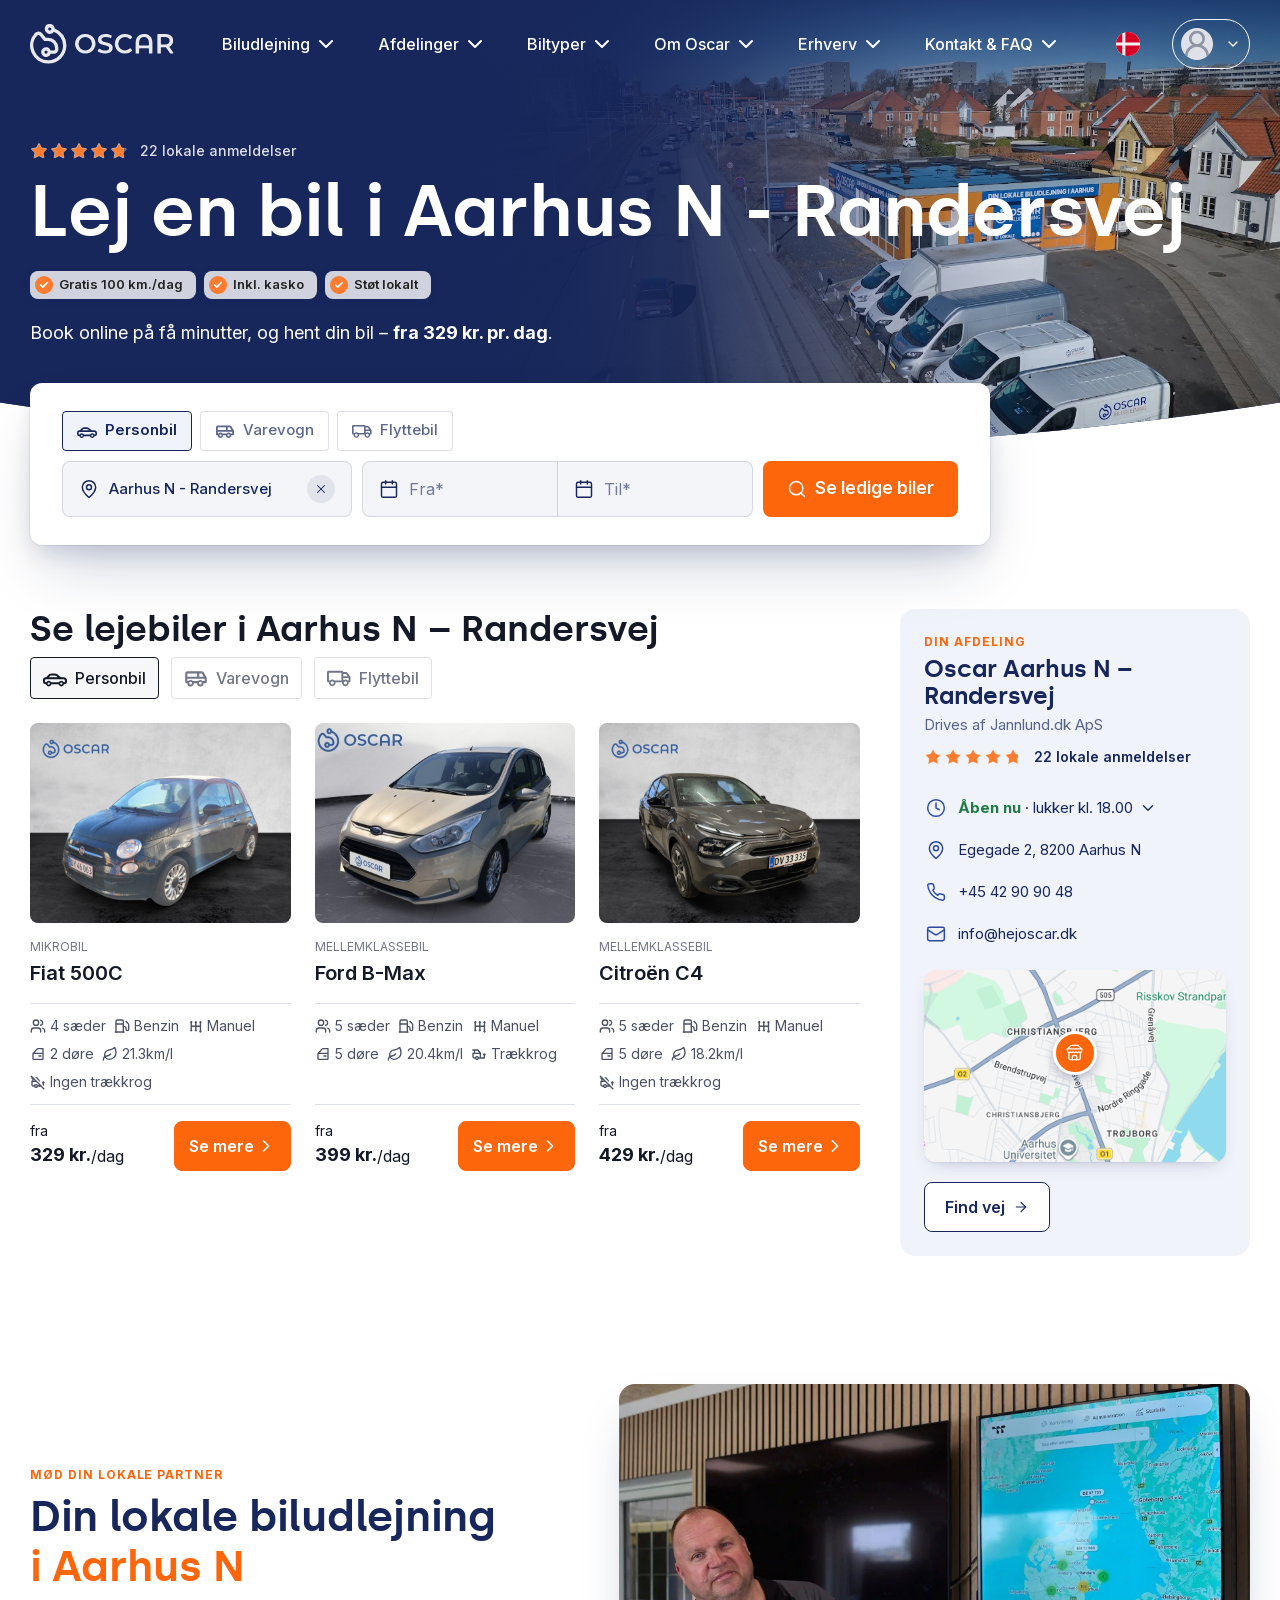
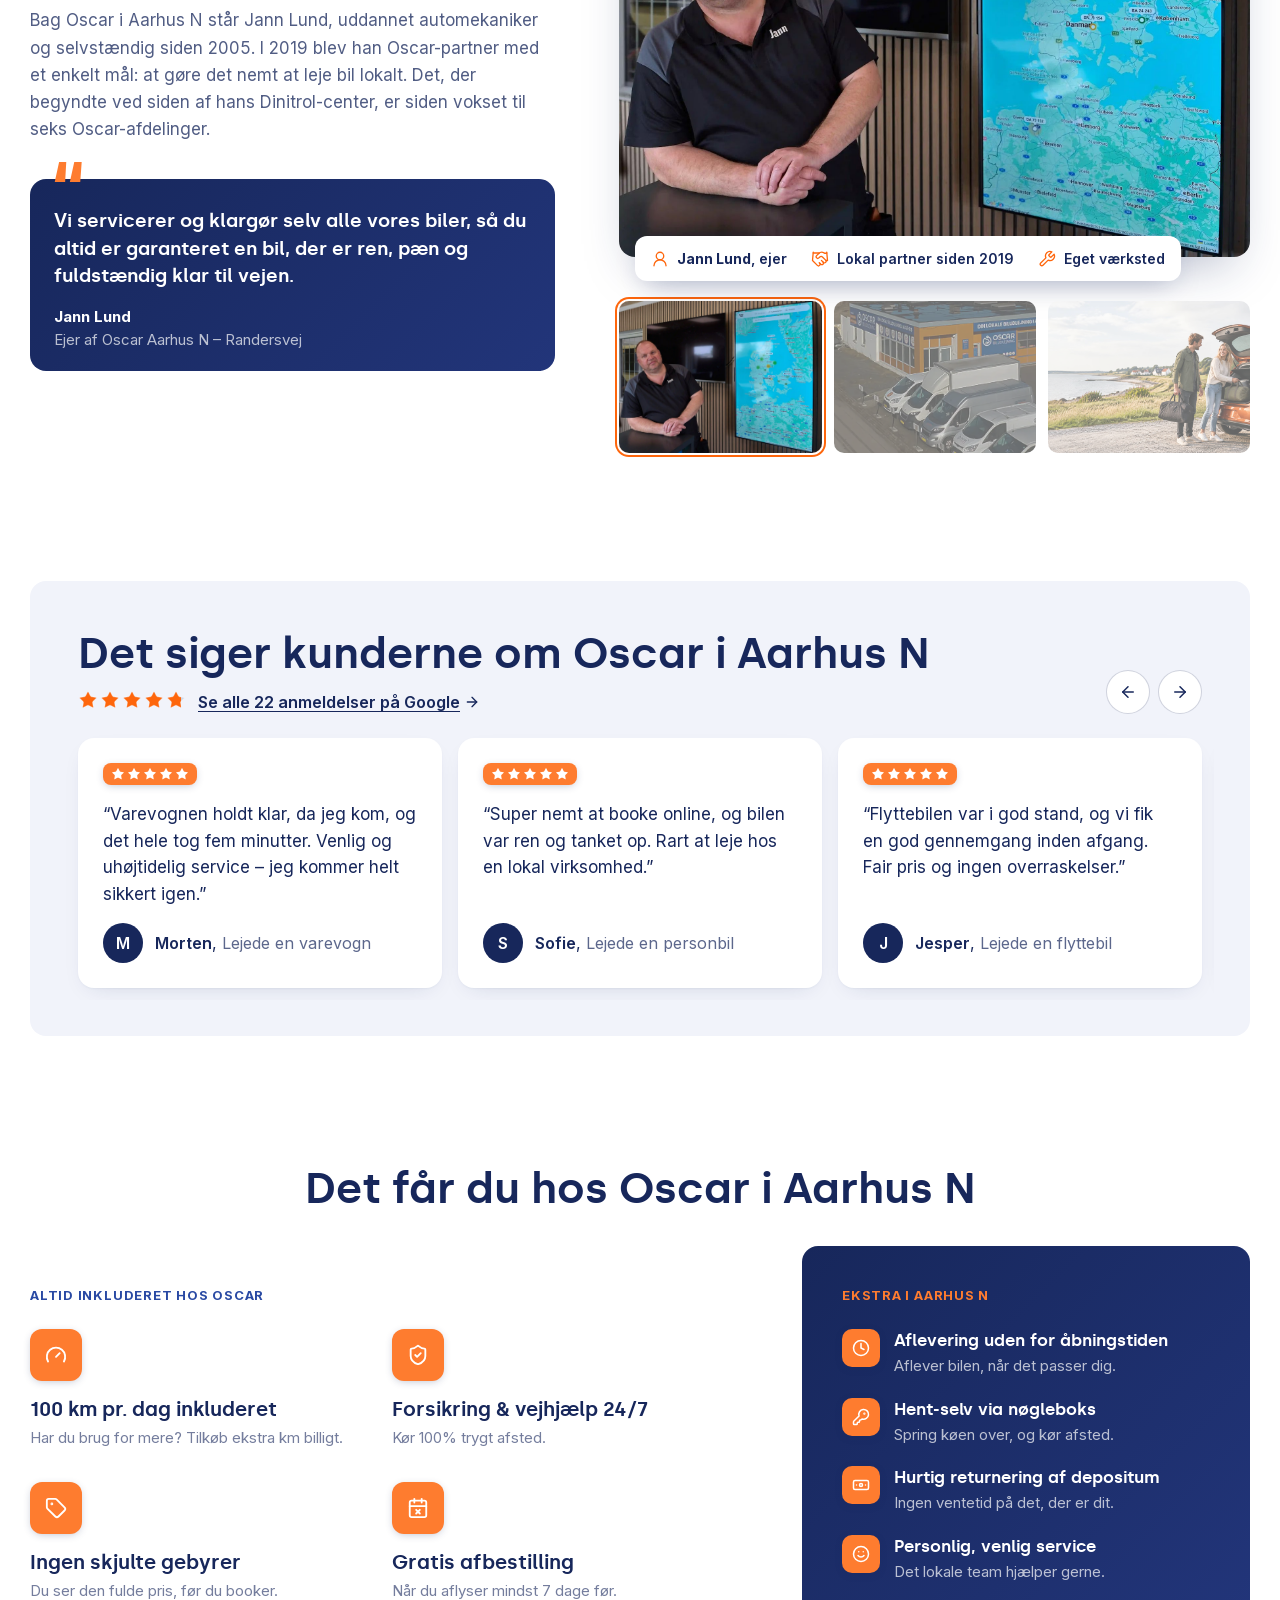
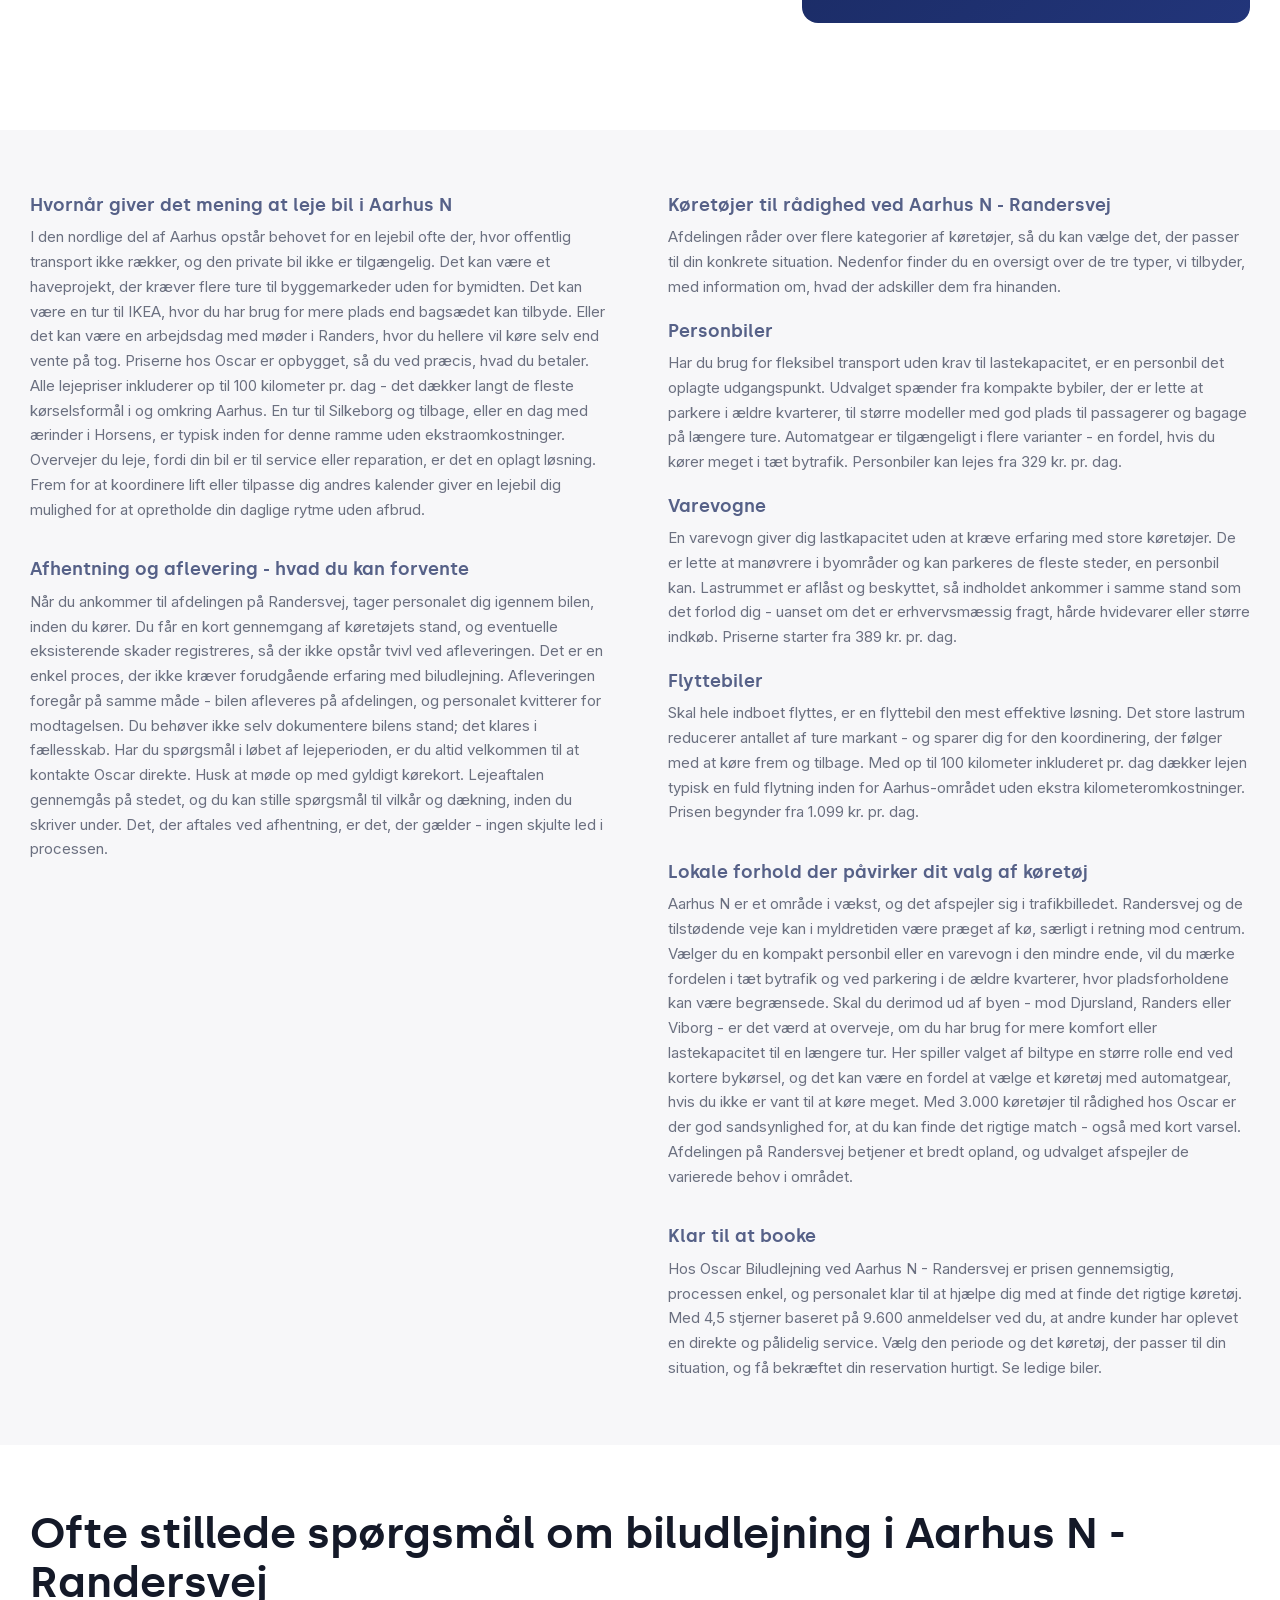
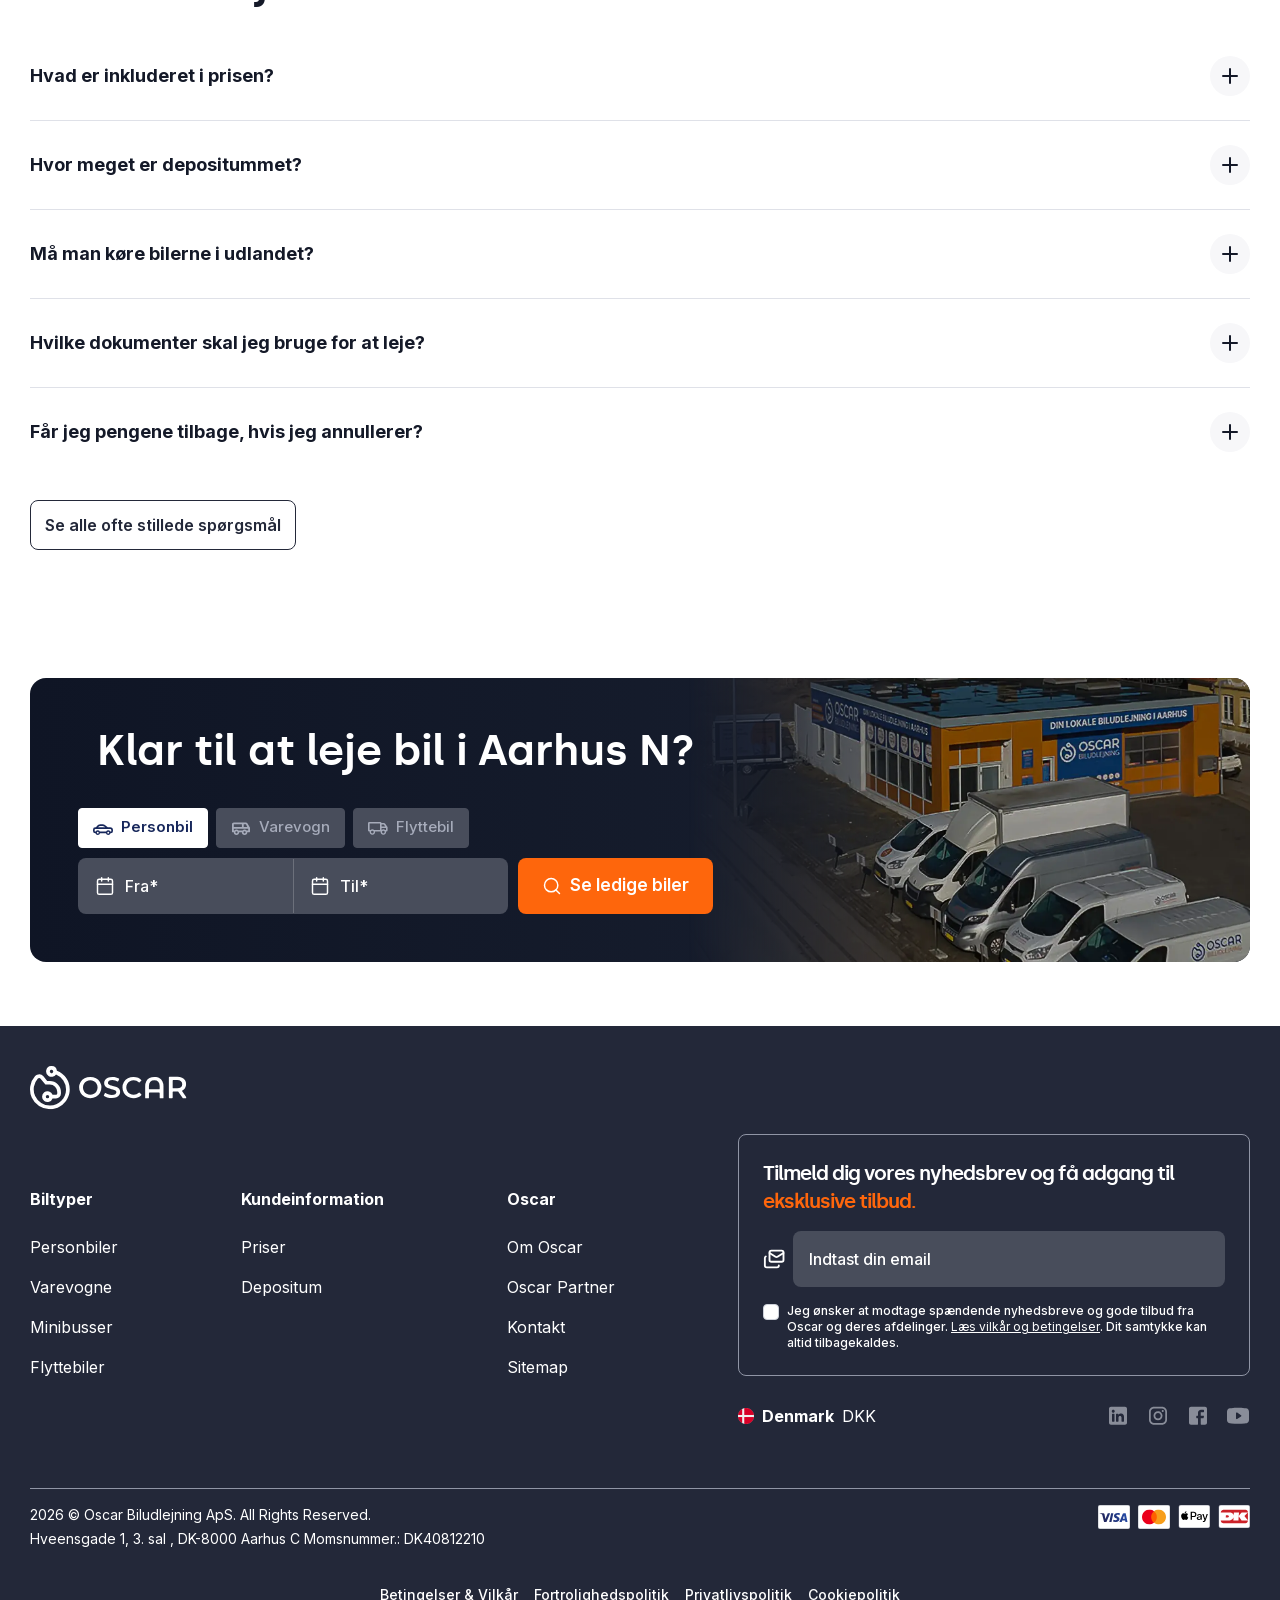
<file: aarhus-n.html>
<!DOCTYPE html><html data-dpl-id="dpl_GKWxXEJ5Hb7vjqqjvTC3D8hdHsFf" lang="da" class="page-location"><head><meta charSet="utf-8"/><meta name="robots" content="noindex, nofollow"/><meta name="viewport" content="width=device-width, initial-scale=1"/><link rel="stylesheet" href="assets/css/0m1dnx261udqd.css"/><link rel="stylesheet" href="assets/css/3ofi92k___c98.css"/><link rel="stylesheet" href="assets/css/custom.css?v=202610121300"/><meta name="next-size-adjust" content=""/><title>Lej bil Aarhus N - Randersvej | Løs logistikken – fra 329&nbsp;kr.</title><meta name="description" content="Få planerne til at gå op – lej en bil i Aarhus N - Randersvej. Inkl. forsikring &amp; 100 km./dag. Book på 3 min.!"/><meta property="og:title" content="Lej bil Aarhus N - Randersvej | Løs logistikken – fra 329&nbsp;kr."/><meta property="og:description" content="Få planerne til at gå op – lej en bil i Aarhus N - Randersvej. Inkl. forsikring &amp; 100 km./dag. Book på 3 min.!"/><meta property="og:url" content="https://hejoscar.dk"/><meta property="og:site_name" content="Oscar"/><meta property="og:image" content="https://a.storyblok.com/f/315301/2250x2250/667766b03c/big-car.jpg"/><meta property="og:type" content="website"/><meta name="twitter:card" content="summary_large_image"/><meta name="twitter:title" content="Lej bil Aarhus N - Randersvej | Løs logistikken – fra 329&nbsp;kr."/><meta name="twitter:description" content="Få planerne til at gå op – lej en bil i Aarhus N - Randersvej. Inkl. forsikring &amp; 100 km./dag. Book på 3 min.!"/><meta name="twitter:image" content="https://a.storyblok.com/f/315301/2250x2250/667766b03c/big-car.jpg"/></head><body class="inter_d4b7ea98-module__N5OFCW__variable silka_273fe654-module__nQlC_a__variable font-inter text-primary antialiased"><div hidden=""><!--$--><!--/$--></div><!--$--><!--/$--><div class="z-max bg-brand-orange-02 animation-delay-500 pointer-events-none fixed top-0 left-0 h-1"></div><div class="flex min-h-screen flex-col"><a class="absolute left-2 z-30 -translate-y-full rounded-lg bg-white p-2 text-sm text-black opacity-0 shadow-md transition-transform focus:translate-y-2 focus:opacity-100" href="#">Spring til indhold</a><header id="page-header" class="absolute top-0 z-10 w-full font-medium before:bg-white before:transition-all text-white"><nav class="container flex items-center justify-between"><a href="#" class="relative py-2 md:py-6"><svg xmlns="http://www.w3.org/2000/svg" fill="currentColor" viewBox="0 0 125 35" aria-label="Gå til forsiden" class="w-26 md:w-36 text-white/90"><g clip-path="url(#oscar-logo_svg__a)"><path fill-rule="evenodd" d="M14.748 7.893a4.31 4.31 0 0 0 5.984-1.202A12.93 12.93 0 0 1 28.7 18.655c-.038 6.971-5.73 12.721-12.698 12.82A12.884 12.884 0 0 1 6.252 9.97a1.37 1.37 0 0 1 1.082-.432 1.47 1.47 0 0 1 1.077.54l3.84 4.73h3.537a5.906 5.906 0 0 1 5.9 5.9v1.248a.99.99 0 0 1-.986.986H17.97a4.31 4.31 0 1 0-.003 2.942h2.738a3.93 3.93 0 0 0 3.925-3.926v-1.247a8.85 8.85 0 0 0-8.842-8.843h-2.137l-2.958-3.643A4.4 4.4 0 0 0 5.65 6.91c-.574.23-1.091.58-1.518 1.027l-.052.056a15.817 15.817 0 0 0 11.736 26.42l.231-.001c8.56-.12 15.555-7.181 15.592-15.744A15.88 15.88 0 0 0 21.422 3.804a4.309 4.309 0 0 0-8.507-.335 4.31 4.31 0 0 0 1.833 4.424m1.633-4.726c.225-.151.49-.231.76-.231v.003a1.373 1.373 0 0 1 1.371 1.367 1.37 1.37 0 1 1-2.131-1.14Zm-2.462 19.872a1.37 1.37 0 1 0 1.37 1.37 1.373 1.373 0 0 0-1.37-1.366z" clip-rule="evenodd"></path><path d="M43.462 24.5a8.1 8.1 0 0 1-3.167-3.032 8.72 8.72 0 0 1 0-8.65 8.1 8.1 0 0 1 3.166-3.024q2.013-1.084 4.524-1.084T52.51 9.8a8.1 8.1 0 0 1 3.164 3.013 8.76 8.76 0 0 1 0 8.673A8.1 8.1 0 0 1 52.51 24.5q-2.021 1.09-4.525 1.09-2.503 0-4.523-1.09m7.478-2.322a5.33 5.33 0 0 0 2.063-2.063 6.24 6.24 0 0 0 0-5.936 5.34 5.34 0 0 0-2.063-2.058 6.27 6.27 0 0 0-5.908 0 5.34 5.34 0 0 0-2.063 2.063 6.24 6.24 0 0 0 0 5.937 5.33 5.33 0 0 0 2.063 2.062 6.27 6.27 0 0 0 5.908 0zm10.537 2.867q-1.515-.463-2.492-1.184a.505.505 0 0 1-.148-.609l.64-1.435a.506.506 0 0 1 .732-.224c.622.4 1.292.72 1.994.954.946.332 1.94.503 2.942.506q1.829 0 2.731-.586.903-.586.903-1.546a1.5 1.5 0 0 0-.505-1.161 3.5 3.5 0 0 0-1.277-.715 32 32 0 0 0-2.11-.586 25 25 0 0 1-3.03-.885 5 5 0 0 1-1.994-1.39q-.831-.948-.833-2.566a4.37 4.37 0 0 1 .74-2.473q.738-1.114 2.226-1.768 1.488-.655 3.646-.657c.996 0 1.989.128 2.953.379.749.179 1.47.459 2.142.832a.506.506 0 0 1 .205.632l-.584 1.43a.514.514 0 0 1-.716.253 9.3 9.3 0 0 0-1.75-.685 8.4 8.4 0 0 0-2.273-.329q-1.805 0-2.683.61t-.884 1.617a1.46 1.46 0 0 0 .505 1.15 3.6 3.6 0 0 0 1.277.702q.774.26 2.11.586 1.531.337 3 .884c.77.296 1.457.773 2.004 1.39q.831.937.833 2.526a4.33 4.33 0 0 1-.738 2.46q-.74 1.104-2.24 1.759t-3.656.657a12.5 12.5 0 0 1-3.67-.528m16.433-.546a8.03 8.03 0 0 1-3.141-3.013q-1.137-1.92-1.137-4.336a8.3 8.3 0 0 1 1.148-4.341 8.1 8.1 0 0 1 3.158-3.013 9.2 9.2 0 0 1 4.484-1.086 9.35 9.35 0 0 1 3.68.703 7.6 7.6 0 0 1 2.47 1.665.505.505 0 0 1-.026.721l-1.24 1.166a.516.516 0 0 1-.71-.012 5.7 5.7 0 0 0-4.034-1.572 6.14 6.14 0 0 0-3.024.739 5.3 5.3 0 0 0-2.085 2.051 6.28 6.28 0 0 0 0 5.955 5.3 5.3 0 0 0 2.085 2.05c.928.502 1.97.756 3.024.739a5.66 5.66 0 0 0 4.032-1.588.517.517 0 0 1 .715-.011l1.24 1.18a.506.506 0 0 1 .025.72 7.5 7.5 0 0 1-2.484 1.662 9.45 9.45 0 0 1-3.692.703A9.24 9.24 0 0 1 77.91 24.5Zm24.928-14.925a6 6 0 0 1 2.543 2.567q.903 1.7.903 4.113v8.935a.504.504 0 0 1-.505.506h-2.021a.505.505 0 0 1-.505-.506v-3.548a.504.504 0 0 0-.505-.505h-7.534a.506.506 0 0 0-.505.505v3.548a.506.506 0 0 1-.505.506H92.21a.505.505 0 0 1-.505-.506v-8.935q0-2.414.902-4.113a6 6 0 0 1 2.544-2.567q1.642-.867 3.844-.867c2.202 0 2.749.289 3.843.867m-.112 9.002a.503.503 0 0 0 .505-.506v-2.097q0-2.273-1.124-3.434-1.124-1.16-3.141-1.16-2.022 0-3.142 1.16-1.12 1.161-1.125 3.434v2.092a.505.505 0 0 0 .505.505zm19.266 7.124a.5.5 0 0 1-.418-.22l-3.639-5.234q-.316.03-.631.024h-3.195a.505.505 0 0 0-.505.506v4.399a.504.504 0 0 1-.505.505h-2.021a.507.507 0 0 1-.506-.505V9.153a.504.504 0 0 1 .506-.505h6.241q2.133 0 3.716.704a5.4 5.4 0 0 1 2.425 2.02q.846 1.314.844 3.118 0 1.853-.902 3.188a5.2 5.2 0 0 1-2.054 1.757.5.5 0 0 0-.26.33.5.5 0 0 0 .08.413l3.313 4.728a.505.505 0 0 1-.439.793h-2.05Zm-1.806-13.634q-1.034-.845-3.024-.845h-3.053a.505.505 0 0 0-.505.505v5.52a.504.504 0 0 0 .505.506h3.053q1.993 0 3.024-.856 1.03-.855 1.032-2.426 0-1.56-1.032-2.404"></path></g><defs><clipPath id="oscar-logo_svg__a"><path d="M0 0h124.57v34.41H0z"></path></clipPath></defs></svg></a><nav aria-label="Main" data-orientation="horizontal" dir="ltr" class="hidden justify-center lg:flex z-20 grow self-center"><div style="position:relative"><ul data-orientation="horizontal" class="flex items-center gap-4" dir="ltr"><li class="relative"><button id="radix-_R_19pabsnpfivb_-trigger-radix-_R_79pabsnpfivb_" data-state="closed" aria-expanded="false" aria-controls="radix-_R_19pabsnpfivb_-content-radix-_R_79pabsnpfivb_" class="group flex items-center gap-1 rounded-lg px-3 py-2 outline-hidden focus-visible:ring-2 hover:bg-white/5 data-[state=open]:bg-white/5" data-radix-collection-item="">Biludlejning<svg xmlns="http://www.w3.org/2000/svg" width="24" height="24" viewBox="0 0 24 24" fill="none" stroke="currentColor" stroke-width="2" stroke-linecap="round" stroke-linejoin="round" class="lucide lucide-chevron-down transition-transform group-data-[state=open]:-rotate-180" aria-hidden="true"><path d="m6 9 6 6 6-6"></path></svg></button><div data-nav-menu id="radix-_R_19pabsnpfivb_-content-radix-_R_79pabsnpfivb_" aria-labelledby="radix-_R_19pabsnpfivb_-trigger-radix-_R_79pabsnpfivb_" data-orientation="horizontal" data-state="closed" class="hidden absolute top-full left-1/2 z-10 w-max min-w-full -translate-x-1/2 pt-2 transition-[scale,translate,opacity] starting:-translate-y-7 starting:scale-90 starting:opacity-0" dir="ltr"><div class="text-primary mt-2 flex w-full gap-2 overflow-hidden rounded-lg border border-gray-100 bg-white p-4 shadow-lg"><div class="flex min-w-[235px] flex-col gap-2"><p class="px-2 py-1 font-bold wrap-break-word hyphens-auto">Biludlejning</p><a href="#" class="text-tertiary group hover:bg-gray-75 hover:text-primary flex w-full items-center justify-between rounded-sm px-2 py-1"><p class="text-sm wrap-break-word hyphens-auto">Priser</p><svg xmlns="http://www.w3.org/2000/svg" width="24" height="24" viewBox="0 0 24 24" fill="none" stroke="currentColor" stroke-width="2" stroke-linecap="round" stroke-linejoin="round" class="lucide lucide-chevron-right invisible ml-2 size-6 shrink-0 group-hover:visible" aria-hidden="true"><path d="m9 18 6-6-6-6"></path></svg></a><a href="#" class="text-tertiary group hover:bg-gray-75 hover:text-primary flex w-full items-center justify-between rounded-sm px-2 py-1"><p class="text-sm wrap-break-word hyphens-auto">Bilabonnement</p><svg xmlns="http://www.w3.org/2000/svg" width="24" height="24" viewBox="0 0 24 24" fill="none" stroke="currentColor" stroke-width="2" stroke-linecap="round" stroke-linejoin="round" class="lucide lucide-chevron-right invisible ml-2 size-6 shrink-0 group-hover:visible" aria-hidden="true"><path d="m9 18 6-6-6-6"></path></svg></a><a href="#" class="text-tertiary group hover:bg-gray-75 hover:text-primary flex w-full items-center justify-between rounded-sm px-2 py-1"><p class="text-sm wrap-break-word hyphens-auto">Langtidsleje</p><svg xmlns="http://www.w3.org/2000/svg" width="24" height="24" viewBox="0 0 24 24" fill="none" stroke="currentColor" stroke-width="2" stroke-linecap="round" stroke-linejoin="round" class="lucide lucide-chevron-right invisible ml-2 size-6 shrink-0 group-hover:visible" aria-hidden="true"><path d="m9 18 6-6-6-6"></path></svg></a><a href="#" class="text-tertiary group hover:bg-gray-75 hover:text-primary flex w-full items-center justify-between rounded-sm px-2 py-1"><p class="text-sm wrap-break-word hyphens-auto">Loyalitetsprogram</p><svg xmlns="http://www.w3.org/2000/svg" width="24" height="24" viewBox="0 0 24 24" fill="none" stroke="currentColor" stroke-width="2" stroke-linecap="round" stroke-linejoin="round" class="lucide lucide-chevron-right invisible ml-2 size-6 shrink-0 group-hover:visible" aria-hidden="true"><path d="m9 18 6-6-6-6"></path></svg></a></div><div class="flex w-full flex-row justify-between gap-4"></div></div></div></li><li class="relative"><button id="radix-_R_19pabsnpfivb_-trigger-radix-_R_b9pabsnpfivb_" data-state="closed" aria-expanded="false" aria-controls="radix-_R_19pabsnpfivb_-content-radix-_R_b9pabsnpfivb_" class="group flex items-center gap-1 rounded-lg px-3 py-2 outline-hidden focus-visible:ring-2 hover:bg-white/5 data-[state=open]:bg-white/5" data-radix-collection-item="">Afdelinger<svg xmlns="http://www.w3.org/2000/svg" width="24" height="24" viewBox="0 0 24 24" fill="none" stroke="currentColor" stroke-width="2" stroke-linecap="round" stroke-linejoin="round" class="lucide lucide-chevron-down transition-transform group-data-[state=open]:-rotate-180" aria-hidden="true"><path d="m6 9 6 6 6-6"></path></svg></button><div data-nav-menu id="radix-_R_19pabsnpfivb_-content-radix-_R_b9pabsnpfivb_" aria-labelledby="radix-_R_19pabsnpfivb_-trigger-radix-_R_b9pabsnpfivb_" data-orientation="horizontal" data-state="closed" class="hidden absolute top-full left-1/2 z-10 w-max min-w-full -translate-x-1/2 pt-2 transition-[scale,translate,opacity] starting:-translate-y-7 starting:scale-90 starting:opacity-0" dir="ltr"><div class="text-primary mt-2 flex w-full gap-2 overflow-hidden rounded-lg border border-gray-100 bg-white p-4 shadow-lg"><div class="flex min-w-[235px] flex-col gap-2"><p class="px-2 py-1 font-bold wrap-break-word hyphens-auto">Afdelinger</p><a href="#" class="text-tertiary group hover:bg-gray-75 hover:text-primary flex w-full items-center justify-between rounded-sm px-2 py-1"><p class="text-sm wrap-break-word hyphens-auto">Se alle afdelinger</p><svg xmlns="http://www.w3.org/2000/svg" width="24" height="24" viewBox="0 0 24 24" fill="none" stroke="currentColor" stroke-width="2" stroke-linecap="round" stroke-linejoin="round" class="lucide lucide-chevron-right invisible ml-2 size-6 shrink-0 group-hover:visible" aria-hidden="true"><path d="m9 18 6-6-6-6"></path></svg></a><a href="aarhus-n.html" data-loc-link class="text-tertiary group hover:bg-gray-75 hover:text-primary flex w-full items-center justify-between rounded-sm px-2 py-1"><p class="text-sm wrap-break-word hyphens-auto">Lokationsside</p><svg xmlns="http://www.w3.org/2000/svg" width="24" height="24" viewBox="0 0 24 24" fill="none" stroke="currentColor" stroke-width="2" stroke-linecap="round" stroke-linejoin="round" class="lucide lucide-chevron-right invisible ml-2 size-6 shrink-0 group-hover:visible" aria-hidden="true"><path d="m9 18 6-6-6-6"></path></svg></a><a href="marshfield.html" data-loc-link class="text-tertiary group hover:bg-gray-75 hover:text-primary flex w-full items-center justify-between rounded-sm px-2 py-1"><p class="text-sm wrap-break-word hyphens-auto">Lokationsside (US)</p><svg xmlns="http://www.w3.org/2000/svg" width="24" height="24" viewBox="0 0 24 24" fill="none" stroke="currentColor" stroke-width="2" stroke-linecap="round" stroke-linejoin="round" class="lucide lucide-chevron-right invisible ml-2 size-6 shrink-0 group-hover:visible" aria-hidden="true"><path d="m9 18 6-6-6-6"></path></svg></a><a href="#" class="text-tertiary group hover:bg-gray-75 hover:text-primary flex w-full items-center justify-between rounded-sm px-2 py-1"><p class="text-sm wrap-break-word hyphens-auto">København</p><svg xmlns="http://www.w3.org/2000/svg" width="24" height="24" viewBox="0 0 24 24" fill="none" stroke="currentColor" stroke-width="2" stroke-linecap="round" stroke-linejoin="round" class="lucide lucide-chevron-right invisible ml-2 size-6 shrink-0 group-hover:visible" aria-hidden="true"><path d="m9 18 6-6-6-6"></path></svg></a><a href="#" class="text-tertiary group hover:bg-gray-75 hover:text-primary flex w-full items-center justify-between rounded-sm px-2 py-1"><p class="text-sm wrap-break-word hyphens-auto">Aarhus</p><svg xmlns="http://www.w3.org/2000/svg" width="24" height="24" viewBox="0 0 24 24" fill="none" stroke="currentColor" stroke-width="2" stroke-linecap="round" stroke-linejoin="round" class="lucide lucide-chevron-right invisible ml-2 size-6 shrink-0 group-hover:visible" aria-hidden="true"><path d="m9 18 6-6-6-6"></path></svg></a><a href="#" class="text-tertiary group hover:bg-gray-75 hover:text-primary flex w-full items-center justify-between rounded-sm px-2 py-1"><p class="text-sm wrap-break-word hyphens-auto">Odense</p><svg xmlns="http://www.w3.org/2000/svg" width="24" height="24" viewBox="0 0 24 24" fill="none" stroke="currentColor" stroke-width="2" stroke-linecap="round" stroke-linejoin="round" class="lucide lucide-chevron-right invisible ml-2 size-6 shrink-0 group-hover:visible" aria-hidden="true"><path d="m9 18 6-6-6-6"></path></svg></a><a href="#" class="text-tertiary group hover:bg-gray-75 hover:text-primary flex w-full items-center justify-between rounded-sm px-2 py-1"><p class="text-sm wrap-break-word hyphens-auto">Aalborg</p><svg xmlns="http://www.w3.org/2000/svg" width="24" height="24" viewBox="0 0 24 24" fill="none" stroke="currentColor" stroke-width="2" stroke-linecap="round" stroke-linejoin="round" class="lucide lucide-chevron-right invisible ml-2 size-6 shrink-0 group-hover:visible" aria-hidden="true"><path d="m9 18 6-6-6-6"></path></svg></a><a href="#" class="text-tertiary group hover:bg-gray-75 hover:text-primary flex w-full items-center justify-between rounded-sm px-2 py-1"><p class="text-sm wrap-break-word hyphens-auto">Esbjerg</p><svg xmlns="http://www.w3.org/2000/svg" width="24" height="24" viewBox="0 0 24 24" fill="none" stroke="currentColor" stroke-width="2" stroke-linecap="round" stroke-linejoin="round" class="lucide lucide-chevron-right invisible ml-2 size-6 shrink-0 group-hover:visible" aria-hidden="true"><path d="m9 18 6-6-6-6"></path></svg></a></div><div class="flex w-full flex-row justify-between gap-4"></div></div></div></li><li class="relative"><button id="radix-_R_19pabsnpfivb_-trigger-radix-_R_f9pabsnpfivb_" data-state="closed" aria-expanded="false" aria-controls="radix-_R_19pabsnpfivb_-content-radix-_R_f9pabsnpfivb_" class="group flex items-center gap-1 rounded-lg px-3 py-2 outline-hidden focus-visible:ring-2 hover:bg-white/5 data-[state=open]:bg-white/5" data-radix-collection-item="">Biltyper<svg xmlns="http://www.w3.org/2000/svg" width="24" height="24" viewBox="0 0 24 24" fill="none" stroke="currentColor" stroke-width="2" stroke-linecap="round" stroke-linejoin="round" class="lucide lucide-chevron-down transition-transform group-data-[state=open]:-rotate-180" aria-hidden="true"><path d="m6 9 6 6 6-6"></path></svg></button><div data-nav-menu id="radix-_R_19pabsnpfivb_-content-radix-_R_f9pabsnpfivb_" aria-labelledby="radix-_R_19pabsnpfivb_-trigger-radix-_R_f9pabsnpfivb_" data-orientation="horizontal" data-state="closed" class="hidden absolute top-full left-1/2 z-10 w-max min-w-full -translate-x-1/2 pt-2 transition-[scale,translate,opacity] starting:-translate-y-7 starting:scale-90 starting:opacity-0" dir="ltr"><div class="text-primary mt-2 flex w-full gap-2 overflow-hidden rounded-lg border border-gray-100 bg-white p-4 shadow-lg"><div class="flex min-w-[235px] flex-col gap-2"><p class="px-2 py-1 font-bold wrap-break-word hyphens-auto">Biltyper</p><a href="#" class="text-tertiary group hover:bg-gray-75 hover:text-primary flex w-full items-center justify-between rounded-sm px-2 py-1"><p class="text-sm wrap-break-word hyphens-auto">Personbiler</p><svg xmlns="http://www.w3.org/2000/svg" width="24" height="24" viewBox="0 0 24 24" fill="none" stroke="currentColor" stroke-width="2" stroke-linecap="round" stroke-linejoin="round" class="lucide lucide-chevron-right invisible ml-2 size-6 shrink-0 group-hover:visible" aria-hidden="true"><path d="m9 18 6-6-6-6"></path></svg></a><a href="#" class="text-tertiary group hover:bg-gray-75 hover:text-primary flex w-full items-center justify-between rounded-sm px-2 py-1"><p class="text-sm wrap-break-word hyphens-auto">Varevogne</p><svg xmlns="http://www.w3.org/2000/svg" width="24" height="24" viewBox="0 0 24 24" fill="none" stroke="currentColor" stroke-width="2" stroke-linecap="round" stroke-linejoin="round" class="lucide lucide-chevron-right invisible ml-2 size-6 shrink-0 group-hover:visible" aria-hidden="true"><path d="m9 18 6-6-6-6"></path></svg></a><a href="#" class="text-tertiary group hover:bg-gray-75 hover:text-primary flex w-full items-center justify-between rounded-sm px-2 py-1"><p class="text-sm wrap-break-word hyphens-auto">Flyttebiler</p><svg xmlns="http://www.w3.org/2000/svg" width="24" height="24" viewBox="0 0 24 24" fill="none" stroke="currentColor" stroke-width="2" stroke-linecap="round" stroke-linejoin="round" class="lucide lucide-chevron-right invisible ml-2 size-6 shrink-0 group-hover:visible" aria-hidden="true"><path d="m9 18 6-6-6-6"></path></svg></a><a href="#" class="text-tertiary group hover:bg-gray-75 hover:text-primary flex w-full items-center justify-between rounded-sm px-2 py-1"><p class="text-sm wrap-break-word hyphens-auto">Minibusser</p><svg xmlns="http://www.w3.org/2000/svg" width="24" height="24" viewBox="0 0 24 24" fill="none" stroke="currentColor" stroke-width="2" stroke-linecap="round" stroke-linejoin="round" class="lucide lucide-chevron-right invisible ml-2 size-6 shrink-0 group-hover:visible" aria-hidden="true"><path d="m9 18 6-6-6-6"></path></svg></a><a href="#" class="text-tertiary group hover:bg-gray-75 hover:text-primary flex w-full items-center justify-between rounded-sm px-2 py-1"><p class="text-sm wrap-break-word hyphens-auto">Trailere</p><svg xmlns="http://www.w3.org/2000/svg" width="24" height="24" viewBox="0 0 24 24" fill="none" stroke="currentColor" stroke-width="2" stroke-linecap="round" stroke-linejoin="round" class="lucide lucide-chevron-right invisible ml-2 size-6 shrink-0 group-hover:visible" aria-hidden="true"><path d="m9 18 6-6-6-6"></path></svg></a><a href="#" class="text-tertiary group hover:bg-gray-75 hover:text-primary flex w-full items-center justify-between rounded-sm px-2 py-1"><p class="text-sm wrap-break-word hyphens-auto">Autotransportere</p><svg xmlns="http://www.w3.org/2000/svg" width="24" height="24" viewBox="0 0 24 24" fill="none" stroke="currentColor" stroke-width="2" stroke-linecap="round" stroke-linejoin="round" class="lucide lucide-chevron-right invisible ml-2 size-6 shrink-0 group-hover:visible" aria-hidden="true"><path d="m9 18 6-6-6-6"></path></svg></a></div><div class="flex w-full flex-row justify-between gap-4"></div></div></div></li><li class="relative"><button id="radix-_R_19pabsnpfivb_-trigger-radix-_R_j9pabsnpfivb_" data-state="closed" aria-expanded="false" aria-controls="radix-_R_19pabsnpfivb_-content-radix-_R_j9pabsnpfivb_" class="group flex items-center gap-1 rounded-lg px-3 py-2 outline-hidden focus-visible:ring-2 hover:bg-white/5 data-[state=open]:bg-white/5" data-radix-collection-item="">Om Oscar<svg xmlns="http://www.w3.org/2000/svg" width="24" height="24" viewBox="0 0 24 24" fill="none" stroke="currentColor" stroke-width="2" stroke-linecap="round" stroke-linejoin="round" class="lucide lucide-chevron-down transition-transform group-data-[state=open]:-rotate-180" aria-hidden="true"><path d="m6 9 6 6 6-6"></path></svg></button><div data-nav-menu id="radix-_R_19pabsnpfivb_-content-radix-_R_j9pabsnpfivb_" aria-labelledby="radix-_R_19pabsnpfivb_-trigger-radix-_R_j9pabsnpfivb_" data-orientation="horizontal" data-state="closed" class="hidden absolute top-full left-1/2 z-10 w-max min-w-full -translate-x-1/2 pt-2 transition-[scale,translate,opacity] starting:-translate-y-7 starting:scale-90 starting:opacity-0" dir="ltr"><div class="text-primary mt-2 flex w-full gap-2 overflow-hidden rounded-lg border border-gray-100 bg-white p-4 shadow-lg"><div class="flex min-w-[235px] flex-col gap-2"><p class="px-2 py-1 font-bold wrap-break-word hyphens-auto">Om Oscar</p><a href="#" class="text-tertiary group hover:bg-gray-75 hover:text-primary flex w-full items-center justify-between rounded-sm px-2 py-1"><p class="text-sm wrap-break-word hyphens-auto">Om Oscar</p><svg xmlns="http://www.w3.org/2000/svg" width="24" height="24" viewBox="0 0 24 24" fill="none" stroke="currentColor" stroke-width="2" stroke-linecap="round" stroke-linejoin="round" class="lucide lucide-chevron-right invisible ml-2 size-6 shrink-0 group-hover:visible" aria-hidden="true"><path d="m9 18 6-6-6-6"></path></svg></a><a href="#" class="text-tertiary group hover:bg-gray-75 hover:text-primary flex w-full items-center justify-between rounded-sm px-2 py-1"><p class="text-sm wrap-break-word hyphens-auto">Anerkendelser</p><svg xmlns="http://www.w3.org/2000/svg" width="24" height="24" viewBox="0 0 24 24" fill="none" stroke="currentColor" stroke-width="2" stroke-linecap="round" stroke-linejoin="round" class="lucide lucide-chevron-right invisible ml-2 size-6 shrink-0 group-hover:visible" aria-hidden="true"><path d="m9 18 6-6-6-6"></path></svg></a><a href="search-bars.html" data-sb-link class="text-tertiary group hover:bg-gray-75 hover:text-primary flex w-full items-center justify-between rounded-sm px-2 py-1"><p class="text-sm wrap-break-word hyphens-auto">Søgebarer</p><svg xmlns="http://www.w3.org/2000/svg" width="24" height="24" viewBox="0 0 24 24" fill="none" stroke="currentColor" stroke-width="2" stroke-linecap="round" stroke-linejoin="round" class="lucide lucide-chevron-right invisible ml-2 size-6 shrink-0 group-hover:visible" aria-hidden="true"><path d="m9 18 6-6-6-6"></path></svg></a><a href="#" class="text-tertiary group hover:bg-gray-75 hover:text-primary flex w-full items-center justify-between rounded-sm px-2 py-1"><p class="text-sm wrap-break-word hyphens-auto">Oscar partner</p><svg xmlns="http://www.w3.org/2000/svg" width="24" height="24" viewBox="0 0 24 24" fill="none" stroke="currentColor" stroke-width="2" stroke-linecap="round" stroke-linejoin="round" class="lucide lucide-chevron-right invisible ml-2 size-6 shrink-0 group-hover:visible" aria-hidden="true"><path d="m9 18 6-6-6-6"></path></svg></a><a href="#" class="text-tertiary group hover:bg-gray-75 hover:text-primary flex w-full items-center justify-between rounded-sm px-2 py-1"><p class="text-sm wrap-break-word hyphens-auto">Sponsor</p><svg xmlns="http://www.w3.org/2000/svg" width="24" height="24" viewBox="0 0 24 24" fill="none" stroke="currentColor" stroke-width="2" stroke-linecap="round" stroke-linejoin="round" class="lucide lucide-chevron-right invisible ml-2 size-6 shrink-0 group-hover:visible" aria-hidden="true"><path d="m9 18 6-6-6-6"></path></svg></a></div><div class="flex w-full flex-row justify-between gap-4"></div></div></div></li><li class="relative"><button id="radix-_R_19pabsnpfivb_-trigger-radix-_R_n9pabsnpfivb_" data-state="closed" aria-expanded="false" aria-controls="radix-_R_19pabsnpfivb_-content-radix-_R_n9pabsnpfivb_" class="group flex items-center gap-1 rounded-lg px-3 py-2 outline-hidden focus-visible:ring-2 hover:bg-white/5 data-[state=open]:bg-white/5" data-radix-collection-item="">Erhverv<svg xmlns="http://www.w3.org/2000/svg" width="24" height="24" viewBox="0 0 24 24" fill="none" stroke="currentColor" stroke-width="2" stroke-linecap="round" stroke-linejoin="round" class="lucide lucide-chevron-down transition-transform group-data-[state=open]:-rotate-180" aria-hidden="true"><path d="m6 9 6 6 6-6"></path></svg></button><div data-nav-menu id="radix-_R_19pabsnpfivb_-content-radix-_R_n9pabsnpfivb_" aria-labelledby="radix-_R_19pabsnpfivb_-trigger-radix-_R_n9pabsnpfivb_" data-orientation="horizontal" data-state="closed" class="hidden absolute top-full left-1/2 z-10 w-max min-w-full -translate-x-1/2 pt-2 transition-[scale,translate,opacity] starting:-translate-y-7 starting:scale-90 starting:opacity-0" dir="ltr"><div class="text-primary mt-2 flex w-full gap-2 overflow-hidden rounded-lg border border-gray-100 bg-white p-4 shadow-lg"><div class="flex min-w-[235px] flex-col gap-2"><p class="px-2 py-1 font-bold wrap-break-word hyphens-auto">Erhverv</p><a href="#" class="text-tertiary group hover:bg-gray-75 hover:text-primary flex w-full items-center justify-between rounded-sm px-2 py-1"><p class="text-sm wrap-break-word hyphens-auto">Biludlejning til erhverv</p><svg xmlns="http://www.w3.org/2000/svg" width="24" height="24" viewBox="0 0 24 24" fill="none" stroke="currentColor" stroke-width="2" stroke-linecap="round" stroke-linejoin="round" class="lucide lucide-chevron-right invisible ml-2 size-6 shrink-0 group-hover:visible" aria-hidden="true"><path d="m9 18 6-6-6-6"></path></svg></a><a href="#" class="text-tertiary group hover:bg-gray-75 hover:text-primary flex w-full items-center justify-between rounded-sm px-2 py-1"><p class="text-sm wrap-break-word hyphens-auto">Fakturabetaling</p><svg xmlns="http://www.w3.org/2000/svg" width="24" height="24" viewBox="0 0 24 24" fill="none" stroke="currentColor" stroke-width="2" stroke-linecap="round" stroke-linejoin="round" class="lucide lucide-chevron-right invisible ml-2 size-6 shrink-0 group-hover:visible" aria-hidden="true"><path d="m9 18 6-6-6-6"></path></svg></a></div><div class="flex w-full flex-row justify-between gap-4"></div></div></div></li><li class="relative"><button id="radix-_R_19pabsnpfivb_-trigger-radix-_R_r9pabsnpfivb_" data-state="closed" aria-expanded="false" aria-controls="radix-_R_19pabsnpfivb_-content-radix-_R_r9pabsnpfivb_" class="group flex items-center gap-1 rounded-lg px-3 py-2 outline-hidden focus-visible:ring-2 hover:bg-white/5 data-[state=open]:bg-white/5" data-radix-collection-item="">Kontakt &amp; FAQ<svg xmlns="http://www.w3.org/2000/svg" width="24" height="24" viewBox="0 0 24 24" fill="none" stroke="currentColor" stroke-width="2" stroke-linecap="round" stroke-linejoin="round" class="lucide lucide-chevron-down transition-transform group-data-[state=open]:-rotate-180" aria-hidden="true"><path d="m6 9 6 6 6-6"></path></svg></button><div data-nav-menu id="radix-_R_19pabsnpfivb_-content-radix-_R_r9pabsnpfivb_" aria-labelledby="radix-_R_19pabsnpfivb_-trigger-radix-_R_r9pabsnpfivb_" data-orientation="horizontal" data-state="closed" class="hidden absolute top-full left-1/2 z-10 w-max min-w-full -translate-x-1/2 pt-2 transition-[scale,translate,opacity] starting:-translate-y-7 starting:scale-90 starting:opacity-0" dir="ltr"><div class="text-primary mt-2 flex w-full gap-2 overflow-hidden rounded-lg border border-gray-100 bg-white p-4 shadow-lg"><div class="flex min-w-[235px] flex-col gap-2"><p class="px-2 py-1 font-bold wrap-break-word hyphens-auto">Kontakt &amp; FAQ</p><a href="#" class="text-tertiary group hover:bg-gray-75 hover:text-primary flex w-full items-center justify-between rounded-sm px-2 py-1"><p class="text-sm wrap-break-word hyphens-auto">Kontakt</p><svg xmlns="http://www.w3.org/2000/svg" width="24" height="24" viewBox="0 0 24 24" fill="none" stroke="currentColor" stroke-width="2" stroke-linecap="round" stroke-linejoin="round" class="lucide lucide-chevron-right invisible ml-2 size-6 shrink-0 group-hover:visible" aria-hidden="true"><path d="m9 18 6-6-6-6"></path></svg></a><a href="#" class="text-tertiary group hover:bg-gray-75 hover:text-primary flex w-full items-center justify-between rounded-sm px-2 py-1"><p class="text-sm wrap-break-word hyphens-auto">Hjælpecenter &amp; FAQ</p><svg xmlns="http://www.w3.org/2000/svg" width="24" height="24" viewBox="0 0 24 24" fill="none" stroke="currentColor" stroke-width="2" stroke-linecap="round" stroke-linejoin="round" class="lucide lucide-chevron-right invisible ml-2 size-6 shrink-0 group-hover:visible" aria-hidden="true"><path d="m9 18 6-6-6-6"></path></svg></a><button type="button" class="font-toggle" data-font-toggle aria-pressed="false"><span>Skift skrifttype</span><span class="font-toggle__value" data-font-label>Silka + Inter</span></button></div><div class="flex w-full flex-row justify-between gap-4"></div></div></div></li></ul></div></nav><div class="relative flex items-center lg:gap-6"><div class="lang-switch relative"><button aria-label="Skift sprog" class="cursor-pointer rounded-full p-2 transition-colors hover:bg-gray-600 focus:ring-2 focus:ring-offset-2 focus:outline-hidden" type="button" aria-haspopup="true" aria-expanded="false" aria-controls="radix-_R_3ppabsnpfivb_" data-state="closed"><svg xmlns="http://www.w3.org/2000/svg" fill="none" viewBox="0 0 32 32" class="size-6"><g clip-path="url(#flag-denmark_svg__a)"><path fill="#F0F0F0" d="M16 32c8.837 0 16-7.163 16-16S24.837 0 16 0 0 7.164 0 16s7.163 16 16 16"></path><path fill="#D80027" d="M12.524 13.913h19.342C30.844 6.063 24.131 0 16.002 0c-1.195 0-2.359.132-3.479.38zM8.35 13.913V1.945C3.955 4.342.81 8.74.136 13.913zM8.349 18.087H.137c.674 5.173 3.819 9.57 8.212 11.967zM12.523 18.087V31.62c1.12.248 2.284.38 3.479.38 8.129 0 14.842-6.063 15.864-13.913z"></path></g><defs><clipPath id="flag-denmark_svg__a"><path fill="#fff" d="M0 0h32v32H0z"></path></clipPath></defs></svg></button><div data-nav-menu class="lang-menu hidden absolute top-full right-0 z-10 w-max pt-2"><div class="lang-menu__panel"><a href="aarhus-n.html" hreflang="da" lang="da" class="lang-menu__item" aria-current="page"><svg aria-hidden="true" xmlns="http://www.w3.org/2000/svg" fill="none" viewBox="0 0 32 32" class="size-6"><g clip-path="url(#flag-denmark-menu)"><path fill="#F0F0F0" d="M16 32c8.837 0 16-7.163 16-16S24.837 0 16 0 0 7.164 0 16s7.163 16 16 16"></path><path fill="#D80027" d="M12.524 13.913h19.342C30.844 6.063 24.131 0 16.002 0c-1.195 0-2.359.132-3.479.38zM8.35 13.913V1.945C3.955 4.342.81 8.74.136 13.913zM8.349 18.087H.137c.674 5.173 3.819 9.57 8.212 11.967zM12.523 18.087V31.62c1.12.248 2.284.38 3.479.38 8.129 0 14.842-6.063 15.864-13.913z"></path></g><defs><clipPath id="flag-denmark-menu"><path fill="#fff" d="M0 0h32v32H0z"></path></clipPath></defs></svg><span>Dansk</span></a><a href="en-aarhus-n.html" hreflang="en" lang="en" class="lang-menu__item"><svg xmlns="http://www.w3.org/2000/svg" viewBox="0 0 32 32" class="size-6" aria-hidden="true"><defs><clipPath id="flag-uk-menu"><circle cx="16" cy="16" r="16"/></clipPath></defs><g clip-path="url(#flag-uk-menu)"><path fill="#012169" d="M0 0h32v32H0z"/><path stroke="#FFFFFF" stroke-width="6" d="M0 0l32 32M32 0L0 32"/><path stroke="#C8102E" stroke-width="2" d="M0 0l32 32M32 0L0 32"/><path stroke="#FFFFFF" stroke-width="9" d="M16 0v32M0 16h32"/><path stroke="#C8102E" stroke-width="5" d="M16 0v32M0 16h32"/></g></svg><span>English</span></a></div></div></div><p id="radix-_R_3ppabsnpfivbH2_" class="sr-only">Skift sprog</p><button class="group hidden cursor-pointer items-center gap-3 rounded-full border border-white p-2 lg:flex" type="button" aria-label="Åbn navigationsmenu" id="radix-_R_5ppabsnpfivb_" aria-haspopup="menu" aria-expanded="false" data-state="closed"><span class="size-8 overflow-hidden rounded-full bg-gray-100 lg:block"><svg xmlns="http://www.w3.org/2000/svg" width="24" height="24" viewBox="0 0 24 24" fill="none" stroke="currentColor" stroke-width="2" stroke-linecap="round" stroke-linejoin="round" class="lucide lucide-user-round size-full text-gray-500" aria-hidden="true"><circle cx="12" cy="8" r="5"></circle><path d="M20 21a8 8 0 0 0-16 0"></path></svg></span><svg xmlns="http://www.w3.org/2000/svg" width="24" height="24" viewBox="0 0 24 24" fill="none" stroke="currentColor" stroke-width="2" stroke-linecap="round" stroke-linejoin="round" class="lucide lucide-chevron-down size-4 text-white transition-transform group-data-[state=open]:-rotate-180" aria-hidden="true"><path d="m6 9 6 6 6-6"></path></svg></button><button class="size-12 p-3 lg:hidden" title="Åbn navigationsmenu" type="button" aria-haspopup="dialog" aria-expanded="false" aria-controls="radix-_R_7ppabsnpfivb_" data-state="closed"><svg xmlns="http://www.w3.org/2000/svg" width="24" height="24" viewBox="0 0 24 24" fill="none" stroke="currentColor" stroke-width="2" stroke-linecap="round" stroke-linejoin="round" class="lucide lucide-menu size-full" aria-hidden="true"><path d="M4 5h16"></path><path d="M4 12h16"></path><path d="M4 19h16"></path></svg></button></div></nav></header><main id="a11y-main-content" class="flex-1"><section class="loc-hero"><img class="loc-hero__bg" src="assets/img/loc/aarhus-n-hero.webp" alt="Oscar-afdelingen på Randersvej i Aarhus N med udlejningsbiler foran" width="1360" height="1018"><div class="container loc-hero__inner"><div class="loc-hero__proof"><a href="#" class="hero-rating" aria-label="Bedømt 4,7 ud af 5 baseret på 22 lokale anmeldelser"><span class="hero-rating__stars" style="--rating: 4.7"><span class="hero-rating__empty"><svg viewBox="0 0 24 24" aria-hidden="true"><path d="M11.525 2.295a.53.53 0 0 1 .95 0l2.31 4.679a2.123 2.123 0 0 0 1.595 1.16l5.166.756a.53.53 0 0 1 .294.904l-3.736 3.638a2.123 2.123 0 0 0-.611 1.878l.882 5.14a.53.53 0 0 1-.771.56l-4.618-2.428a2.122 2.122 0 0 0-1.973 0L6.396 21.01a.53.53 0 0 1-.77-.56l.881-5.139a2.122 2.122 0 0 0-.611-1.879L2.16 9.795a.53.53 0 0 1 .294-.906l5.165-.755a2.122 2.122 0 0 0 1.597-1.16z"/></svg><svg viewBox="0 0 24 24" aria-hidden="true"><path d="M11.525 2.295a.53.53 0 0 1 .95 0l2.31 4.679a2.123 2.123 0 0 0 1.595 1.16l5.166.756a.53.53 0 0 1 .294.904l-3.736 3.638a2.123 2.123 0 0 0-.611 1.878l.882 5.14a.53.53 0 0 1-.771.56l-4.618-2.428a2.122 2.122 0 0 0-1.973 0L6.396 21.01a.53.53 0 0 1-.77-.56l.881-5.139a2.122 2.122 0 0 0-.611-1.879L2.16 9.795a.53.53 0 0 1 .294-.906l5.165-.755a2.122 2.122 0 0 0 1.597-1.16z"/></svg><svg viewBox="0 0 24 24" aria-hidden="true"><path d="M11.525 2.295a.53.53 0 0 1 .95 0l2.31 4.679a2.123 2.123 0 0 0 1.595 1.16l5.166.756a.53.53 0 0 1 .294.904l-3.736 3.638a2.123 2.123 0 0 0-.611 1.878l.882 5.14a.53.53 0 0 1-.771.56l-4.618-2.428a2.122 2.122 0 0 0-1.973 0L6.396 21.01a.53.53 0 0 1-.77-.56l.881-5.139a2.122 2.122 0 0 0-.611-1.879L2.16 9.795a.53.53 0 0 1 .294-.906l5.165-.755a2.122 2.122 0 0 0 1.597-1.16z"/></svg><svg viewBox="0 0 24 24" aria-hidden="true"><path d="M11.525 2.295a.53.53 0 0 1 .95 0l2.31 4.679a2.123 2.123 0 0 0 1.595 1.16l5.166.756a.53.53 0 0 1 .294.904l-3.736 3.638a2.123 2.123 0 0 0-.611 1.878l.882 5.14a.53.53 0 0 1-.771.56l-4.618-2.428a2.122 2.122 0 0 0-1.973 0L6.396 21.01a.53.53 0 0 1-.77-.56l.881-5.139a2.122 2.122 0 0 0-.611-1.879L2.16 9.795a.53.53 0 0 1 .294-.906l5.165-.755a2.122 2.122 0 0 0 1.597-1.16z"/></svg><svg viewBox="0 0 24 24" aria-hidden="true"><path d="M11.525 2.295a.53.53 0 0 1 .95 0l2.31 4.679a2.123 2.123 0 0 0 1.595 1.16l5.166.756a.53.53 0 0 1 .294.904l-3.736 3.638a2.123 2.123 0 0 0-.611 1.878l.882 5.14a.53.53 0 0 1-.771.56l-4.618-2.428a2.122 2.122 0 0 0-1.973 0L6.396 21.01a.53.53 0 0 1-.77-.56l.881-5.139a2.122 2.122 0 0 0-.611-1.879L2.16 9.795a.53.53 0 0 1 .294-.906l5.165-.755a2.122 2.122 0 0 0 1.597-1.16z"/></svg></span><span class="hero-rating__filled"><svg viewBox="0 0 24 24" aria-hidden="true"><path d="M11.525 2.295a.53.53 0 0 1 .95 0l2.31 4.679a2.123 2.123 0 0 0 1.595 1.16l5.166.756a.53.53 0 0 1 .294.904l-3.736 3.638a2.123 2.123 0 0 0-.611 1.878l.882 5.14a.53.53 0 0 1-.771.56l-4.618-2.428a2.122 2.122 0 0 0-1.973 0L6.396 21.01a.53.53 0 0 1-.77-.56l.881-5.139a2.122 2.122 0 0 0-.611-1.879L2.16 9.795a.53.53 0 0 1 .294-.906l5.165-.755a2.122 2.122 0 0 0 1.597-1.16z"/></svg><svg viewBox="0 0 24 24" aria-hidden="true"><path d="M11.525 2.295a.53.53 0 0 1 .95 0l2.31 4.679a2.123 2.123 0 0 0 1.595 1.16l5.166.756a.53.53 0 0 1 .294.904l-3.736 3.638a2.123 2.123 0 0 0-.611 1.878l.882 5.14a.53.53 0 0 1-.771.56l-4.618-2.428a2.122 2.122 0 0 0-1.973 0L6.396 21.01a.53.53 0 0 1-.77-.56l.881-5.139a2.122 2.122 0 0 0-.611-1.879L2.16 9.795a.53.53 0 0 1 .294-.906l5.165-.755a2.122 2.122 0 0 0 1.597-1.16z"/></svg><svg viewBox="0 0 24 24" aria-hidden="true"><path d="M11.525 2.295a.53.53 0 0 1 .95 0l2.31 4.679a2.123 2.123 0 0 0 1.595 1.16l5.166.756a.53.53 0 0 1 .294.904l-3.736 3.638a2.123 2.123 0 0 0-.611 1.878l.882 5.14a.53.53 0 0 1-.771.56l-4.618-2.428a2.122 2.122 0 0 0-1.973 0L6.396 21.01a.53.53 0 0 1-.77-.56l.881-5.139a2.122 2.122 0 0 0-.611-1.879L2.16 9.795a.53.53 0 0 1 .294-.906l5.165-.755a2.122 2.122 0 0 0 1.597-1.16z"/></svg><svg viewBox="0 0 24 24" aria-hidden="true"><path d="M11.525 2.295a.53.53 0 0 1 .95 0l2.31 4.679a2.123 2.123 0 0 0 1.595 1.16l5.166.756a.53.53 0 0 1 .294.904l-3.736 3.638a2.123 2.123 0 0 0-.611 1.878l.882 5.14a.53.53 0 0 1-.771.56l-4.618-2.428a2.122 2.122 0 0 0-1.973 0L6.396 21.01a.53.53 0 0 1-.77-.56l.881-5.139a2.122 2.122 0 0 0-.611-1.879L2.16 9.795a.53.53 0 0 1 .294-.906l5.165-.755a2.122 2.122 0 0 0 1.597-1.16z"/></svg><svg viewBox="0 0 24 24" aria-hidden="true"><path d="M11.525 2.295a.53.53 0 0 1 .95 0l2.31 4.679a2.123 2.123 0 0 0 1.595 1.16l5.166.756a.53.53 0 0 1 .294.904l-3.736 3.638a2.123 2.123 0 0 0-.611 1.878l.882 5.14a.53.53 0 0 1-.771.56l-4.618-2.428a2.122 2.122 0 0 0-1.973 0L6.396 21.01a.53.53 0 0 1-.77-.56l.881-5.139a2.122 2.122 0 0 0-.611-1.879L2.16 9.795a.53.53 0 0 1 .294-.906l5.165-.755a2.122 2.122 0 0 0 1.597-1.16z"/></svg></span></span><span class="hero-rating__count">22 lokale anmeldelser</span></a></div><h1 class="loc-hero__title font-silka"><span class="h2-line">Lej en bil i Aarhus N</span> <span class="h2-line">- Randersvej</span></h1><div class="loc-hero__usps"><ul class="hero-usps hero-usps--light"><li><svg xmlns="http://www.w3.org/2000/svg" width="24" height="24" viewBox="0 0 24 24" fill="none" stroke="currentColor" stroke-width="3" stroke-linecap="round" stroke-linejoin="round" aria-hidden="true"><path d="M20 6 9 17l-5-5"></path></svg>Gratis 100 km./dag</li><li><svg xmlns="http://www.w3.org/2000/svg" width="24" height="24" viewBox="0 0 24 24" fill="none" stroke="currentColor" stroke-width="3" stroke-linecap="round" stroke-linejoin="round" aria-hidden="true"><path d="M20 6 9 17l-5-5"></path></svg>Inkl. kasko</li><li><svg xmlns="http://www.w3.org/2000/svg" width="24" height="24" viewBox="0 0 24 24" fill="none" stroke="currentColor" stroke-width="3" stroke-linecap="round" stroke-linejoin="round" aria-hidden="true"><path d="M20 6 9 17l-5-5"></path></svg>Støt lokalt</li></ul></div><p class="hero-lead loc-hero__lead">Book online på få minutter, og hent din bil <span style="white-space:nowrap">– <strong>fra 329 kr. pr. dag</strong>.</span></p></div></section><div class="loc-hero__after"><div class="container loc-hero__below"><form class="loc-search" onsubmit="return false" aria-label="Søg ledige biler i Aarhus N – Randersvej"><div class="loc-search__types" role="group" aria-label="Biltype" data-pill-group><button type="button" class="loc-search__type" aria-pressed="true"><div class="loc-search__type-icon" aria-hidden="true" role="img" style="-webkit-mask-image:url([data-uri]);-webkit-mask-repeat:no-repeat;mask-image:url([data-uri]);mask-position:center;mask-repeat:no-repeat;mask-size:100%"></div>Personbil</button><button type="button" class="loc-search__type" aria-pressed="false"><div class="loc-search__type-icon" aria-hidden="true" role="img" style="-webkit-mask-image:url([data-uri]);-webkit-mask-repeat:no-repeat;mask-image:url([data-uri]);mask-position:center;mask-repeat:no-repeat;mask-size:100%"></div>Varevogn</button><button type="button" class="loc-search__type" aria-pressed="false"><div class="loc-search__type-icon" aria-hidden="true" role="img" style="-webkit-mask-image:url([data-uri]);-webkit-mask-repeat:no-repeat;mask-image:url([data-uri]);mask-position:center;mask-repeat:no-repeat;mask-size:100%"></div>Flyttebil</button></div><div class="loc-search__field loc-search__where"><svg xmlns="http://www.w3.org/2000/svg" viewBox="0 0 24 24" fill="none" stroke="currentColor" stroke-width="1.75" stroke-linecap="round" stroke-linejoin="round" aria-hidden="true"><path d="M20 10c0 4.993-5.539 10.193-7.399 11.799a1 1 0 0 1-1.202 0C9.539 20.193 4 14.993 4 10a8 8 0 0 1 16 0"/><circle cx="12" cy="10" r="3"/></svg><input type="text" value="Aarhus N - Randersvej" placeholder="Hvor vil du leje en bil?" aria-label="Afhentningssted" autocomplete="off"><button type="button" class="loc-search__clear" aria-label="Ryd afhentningssted"><svg xmlns="http://www.w3.org/2000/svg" viewBox="0 0 24 24" fill="none" stroke="currentColor" stroke-width="1.75" stroke-linecap="round" stroke-linejoin="round" aria-hidden="true"><path d="M18 6 6 18"/><path d="m6 6 12 12"/></svg></button></div><div class="loc-search__dates"><label class="loc-search__field"><svg xmlns="http://www.w3.org/2000/svg" viewBox="0 0 24 24" fill="none" stroke="currentColor" stroke-width="1.75" stroke-linecap="round" stroke-linejoin="round" aria-hidden="true"><path d="M8 2v4"/><path d="M16 2v4"/><rect width="18" height="18" x="3" y="4" rx="2"/><path d="M3 10h18"/></svg><span class="loc-search__label">Fra*</span></label><span class="loc-search__sep" aria-hidden="true"></span><label class="loc-search__field"><svg xmlns="http://www.w3.org/2000/svg" viewBox="0 0 24 24" fill="none" stroke="currentColor" stroke-width="1.75" stroke-linecap="round" stroke-linejoin="round" aria-hidden="true"><path d="M8 2v4"/><path d="M16 2v4"/><rect width="18" height="18" x="3" y="4" rx="2"/><path d="M3 10h18"/></svg><span class="loc-search__label">Til*</span></label></div><button type="submit" class="loc-search__btn"><span class="loc-search__btn-main"><svg xmlns="http://www.w3.org/2000/svg" viewBox="0 0 24 24" fill="none" stroke="currentColor" stroke-width="1.75" stroke-linecap="round" stroke-linejoin="round" aria-hidden="true"><circle cx="11" cy="11" r="8"/><path d="m21 21-4.3-4.3"/></svg>Se ledige biler</span></button></form><div class="hero-usps-below"><ul class="hero-usps hero-usps--light"><li><svg xmlns="http://www.w3.org/2000/svg" width="24" height="24" viewBox="0 0 24 24" fill="none" stroke="currentColor" stroke-width="3" stroke-linecap="round" stroke-linejoin="round" aria-hidden="true"><path d="M20 6 9 17l-5-5"></path></svg>Gratis 100 km./dag</li><li><svg xmlns="http://www.w3.org/2000/svg" width="24" height="24" viewBox="0 0 24 24" fill="none" stroke="currentColor" stroke-width="3" stroke-linecap="round" stroke-linejoin="round" aria-hidden="true"><path d="M20 6 9 17l-5-5"></path></svg>Inkl. kasko</li><li><svg xmlns="http://www.w3.org/2000/svg" width="24" height="24" viewBox="0 0 24 24" fill="none" stroke="currentColor" stroke-width="3" stroke-linecap="round" stroke-linejoin="round" aria-hidden="true"><path d="M20 6 9 17l-5-5"></path></svg>Støt lokalt</li></ul></div><div class="hero-rating-below"><a href="#" class="hero-rating" aria-label="Bedømt 4,7 ud af 5 baseret på 22 lokale anmeldelser"><span class="hero-rating__stars" style="--rating: 4.7"><span class="hero-rating__empty"><svg viewBox="0 0 24 24" aria-hidden="true"><path d="M11.525 2.295a.53.53 0 0 1 .95 0l2.31 4.679a2.123 2.123 0 0 0 1.595 1.16l5.166.756a.53.53 0 0 1 .294.904l-3.736 3.638a2.123 2.123 0 0 0-.611 1.878l.882 5.14a.53.53 0 0 1-.771.56l-4.618-2.428a2.122 2.122 0 0 0-1.973 0L6.396 21.01a.53.53 0 0 1-.77-.56l.881-5.139a2.122 2.122 0 0 0-.611-1.879L2.16 9.795a.53.53 0 0 1 .294-.906l5.165-.755a2.122 2.122 0 0 0 1.597-1.16z"/></svg><svg viewBox="0 0 24 24" aria-hidden="true"><path d="M11.525 2.295a.53.53 0 0 1 .95 0l2.31 4.679a2.123 2.123 0 0 0 1.595 1.16l5.166.756a.53.53 0 0 1 .294.904l-3.736 3.638a2.123 2.123 0 0 0-.611 1.878l.882 5.14a.53.53 0 0 1-.771.56l-4.618-2.428a2.122 2.122 0 0 0-1.973 0L6.396 21.01a.53.53 0 0 1-.77-.56l.881-5.139a2.122 2.122 0 0 0-.611-1.879L2.16 9.795a.53.53 0 0 1 .294-.906l5.165-.755a2.122 2.122 0 0 0 1.597-1.16z"/></svg><svg viewBox="0 0 24 24" aria-hidden="true"><path d="M11.525 2.295a.53.53 0 0 1 .95 0l2.31 4.679a2.123 2.123 0 0 0 1.595 1.16l5.166.756a.53.53 0 0 1 .294.904l-3.736 3.638a2.123 2.123 0 0 0-.611 1.878l.882 5.14a.53.53 0 0 1-.771.56l-4.618-2.428a2.122 2.122 0 0 0-1.973 0L6.396 21.01a.53.53 0 0 1-.77-.56l.881-5.139a2.122 2.122 0 0 0-.611-1.879L2.16 9.795a.53.53 0 0 1 .294-.906l5.165-.755a2.122 2.122 0 0 0 1.597-1.16z"/></svg><svg viewBox="0 0 24 24" aria-hidden="true"><path d="M11.525 2.295a.53.53 0 0 1 .95 0l2.31 4.679a2.123 2.123 0 0 0 1.595 1.16l5.166.756a.53.53 0 0 1 .294.904l-3.736 3.638a2.123 2.123 0 0 0-.611 1.878l.882 5.14a.53.53 0 0 1-.771.56l-4.618-2.428a2.122 2.122 0 0 0-1.973 0L6.396 21.01a.53.53 0 0 1-.77-.56l.881-5.139a2.122 2.122 0 0 0-.611-1.879L2.16 9.795a.53.53 0 0 1 .294-.906l5.165-.755a2.122 2.122 0 0 0 1.597-1.16z"/></svg><svg viewBox="0 0 24 24" aria-hidden="true"><path d="M11.525 2.295a.53.53 0 0 1 .95 0l2.31 4.679a2.123 2.123 0 0 0 1.595 1.16l5.166.756a.53.53 0 0 1 .294.904l-3.736 3.638a2.123 2.123 0 0 0-.611 1.878l.882 5.14a.53.53 0 0 1-.771.56l-4.618-2.428a2.122 2.122 0 0 0-1.973 0L6.396 21.01a.53.53 0 0 1-.77-.56l.881-5.139a2.122 2.122 0 0 0-.611-1.879L2.16 9.795a.53.53 0 0 1 .294-.906l5.165-.755a2.122 2.122 0 0 0 1.597-1.16z"/></svg></span><span class="hero-rating__filled"><svg viewBox="0 0 24 24" aria-hidden="true"><path d="M11.525 2.295a.53.53 0 0 1 .95 0l2.31 4.679a2.123 2.123 0 0 0 1.595 1.16l5.166.756a.53.53 0 0 1 .294.904l-3.736 3.638a2.123 2.123 0 0 0-.611 1.878l.882 5.14a.53.53 0 0 1-.771.56l-4.618-2.428a2.122 2.122 0 0 0-1.973 0L6.396 21.01a.53.53 0 0 1-.77-.56l.881-5.139a2.122 2.122 0 0 0-.611-1.879L2.16 9.795a.53.53 0 0 1 .294-.906l5.165-.755a2.122 2.122 0 0 0 1.597-1.16z"/></svg><svg viewBox="0 0 24 24" aria-hidden="true"><path d="M11.525 2.295a.53.53 0 0 1 .95 0l2.31 4.679a2.123 2.123 0 0 0 1.595 1.16l5.166.756a.53.53 0 0 1 .294.904l-3.736 3.638a2.123 2.123 0 0 0-.611 1.878l.882 5.14a.53.53 0 0 1-.771.56l-4.618-2.428a2.122 2.122 0 0 0-1.973 0L6.396 21.01a.53.53 0 0 1-.77-.56l.881-5.139a2.122 2.122 0 0 0-.611-1.879L2.16 9.795a.53.53 0 0 1 .294-.906l5.165-.755a2.122 2.122 0 0 0 1.597-1.16z"/></svg><svg viewBox="0 0 24 24" aria-hidden="true"><path d="M11.525 2.295a.53.53 0 0 1 .95 0l2.31 4.679a2.123 2.123 0 0 0 1.595 1.16l5.166.756a.53.53 0 0 1 .294.904l-3.736 3.638a2.123 2.123 0 0 0-.611 1.878l.882 5.14a.53.53 0 0 1-.771.56l-4.618-2.428a2.122 2.122 0 0 0-1.973 0L6.396 21.01a.53.53 0 0 1-.77-.56l.881-5.139a2.122 2.122 0 0 0-.611-1.879L2.16 9.795a.53.53 0 0 1 .294-.906l5.165-.755a2.122 2.122 0 0 0 1.597-1.16z"/></svg><svg viewBox="0 0 24 24" aria-hidden="true"><path d="M11.525 2.295a.53.53 0 0 1 .95 0l2.31 4.679a2.123 2.123 0 0 0 1.595 1.16l5.166.756a.53.53 0 0 1 .294.904l-3.736 3.638a2.123 2.123 0 0 0-.611 1.878l.882 5.14a.53.53 0 0 1-.771.56l-4.618-2.428a2.122 2.122 0 0 0-1.973 0L6.396 21.01a.53.53 0 0 1-.77-.56l.881-5.139a2.122 2.122 0 0 0-.611-1.879L2.16 9.795a.53.53 0 0 1 .294-.906l5.165-.755a2.122 2.122 0 0 0 1.597-1.16z"/></svg><svg viewBox="0 0 24 24" aria-hidden="true"><path d="M11.525 2.295a.53.53 0 0 1 .95 0l2.31 4.679a2.123 2.123 0 0 0 1.595 1.16l5.166.756a.53.53 0 0 1 .294.904l-3.736 3.638a2.123 2.123 0 0 0-.611 1.878l.882 5.14a.53.53 0 0 1-.771.56l-4.618-2.428a2.122 2.122 0 0 0-1.973 0L6.396 21.01a.53.53 0 0 1-.77-.56l.881-5.139a2.122 2.122 0 0 0-.611-1.879L2.16 9.795a.53.53 0 0 1 .294-.906l5.165-.755a2.122 2.122 0 0 0 1.597-1.16z"/></svg></span></span><span class="hero-rating__count">22 lokale anmeldelser</span></a></div></div></div><section class="py-6 lg:py-10 container flex flex-col gap-4 lg:gap-10 xl:flex-row loc-cars"><div class="flex grow flex-col gap-10 md:gap-16"><section class="group container p-0 lg:p-0" data-testid="vehicles-grid"><div class="mb-2 flex items-center justify-between" id="vehicle-grid-explorer"><div><div class="flex flex-col gap-2"><h2 class="font-silka font-semibold whitespace-pre-line text-2xl md:text-4xl text-primary">Se lejebiler i Aarhus N – Randersvej</h2></div><div class="prose font-inter prose-headings:my-4 prose-a:font-normal prose-a:text-inherit prose-ul:my-2 prose-li:my-0 max-w-none empty:hidden text-primary mt-2 md:mt-4 text-base"></div></div></div><div class="group flex flex-col gap-6"><div class="w-full"><div data-testid="rental-search-car-type-filter"><div class="no-scrollbar relative -mx-4 block snap-x scroll-pl-4 overflow-x-auto lg:hidden"><ul class="flex w-full snap-mandatory flex-row gap-4 pl-4"><li class="snap-start last:pr-4"><button data-ga4-event="rental_search_car_type_filter" data-ga4-event-action="select_car_type" data-ga4-event-category="car_type_filter" data-ga4-event-label="Personbil" class="flex shrink-0 cursor-pointer flex-row items-center gap-2 rounded-sm border px-3 py-2 text-sm/3.5 font-medium whitespace-nowrap lg:text-base text-primary border-primary bg-gray-50" type="button"><div class="bg-current size-5 md:size-6" role="img" style="-webkit-mask-image:url([data-uri]);-webkit-mask-repeat:no-repeat;mask-image:url([data-uri]);mask-position:center;mask-repeat:no-repeat;mask-size:100%"></div>Personbil</button></li><li class="snap-start last:pr-4"><button data-ga4-event="rental_search_car_type_filter" data-ga4-event-action="select_car_type" data-ga4-event-category="car_type_filter" data-ga4-event-label="Varevogn" class="text-tertiary flex shrink-0 cursor-pointer flex-row items-center gap-2 rounded-sm border border-gray-100 px-3 py-2 text-sm/3.5 font-medium whitespace-nowrap lg:text-base" type="button"><div class="bg-current size-5 md:size-6" role="img" style="-webkit-mask-image:url([data-uri]);-webkit-mask-repeat:no-repeat;mask-image:url([data-uri]);mask-position:center;mask-repeat:no-repeat;mask-size:100%"></div>Varevogn</button></li><li class="snap-start last:pr-4"><button data-ga4-event="rental_search_car_type_filter" data-ga4-event-action="select_car_type" data-ga4-event-category="car_type_filter" data-ga4-event-label="Flyttebil" class="text-tertiary flex shrink-0 cursor-pointer flex-row items-center gap-2 rounded-sm border border-gray-100 px-3 py-2 text-sm/3.5 font-medium whitespace-nowrap lg:text-base" type="button"><div class="bg-current size-5 md:size-6" role="img" style="-webkit-mask-image:url([data-uri]);-webkit-mask-repeat:no-repeat;mask-image:url([data-uri]);mask-position:center;mask-repeat:no-repeat;mask-size:100%"></div>Flyttebil</button></li></ul></div><ul class="no-scrollbar hidden w-full snap-x scroll-pl-2 flex-row gap-3 overflow-x-auto lg:flex"><li><button data-ga4-event="rental_search_car_type_filter" data-ga4-event-action="select_car_type" data-ga4-event-category="car_type_filter" data-ga4-event-label="Personbil" class="flex shrink-0 cursor-pointer flex-row items-center gap-2 rounded-sm border px-3 py-2 text-sm/3.5 font-medium whitespace-nowrap lg:text-base text-primary border-primary bg-gray-50" type="button"><div class="bg-current size-5 md:size-6" role="img" style="-webkit-mask-image:url([data-uri]);-webkit-mask-repeat:no-repeat;mask-image:url([data-uri]);mask-position:center;mask-repeat:no-repeat;mask-size:100%"></div>Personbil</button></li><li><button data-ga4-event="rental_search_car_type_filter" data-ga4-event-action="select_car_type" data-ga4-event-category="car_type_filter" data-ga4-event-label="Varevogn" class="text-tertiary flex shrink-0 cursor-pointer flex-row items-center gap-2 rounded-sm border border-gray-100 px-3 py-2 text-sm/3.5 font-medium whitespace-nowrap lg:text-base" type="button"><div class="bg-current size-5 md:size-6" role="img" style="-webkit-mask-image:url([data-uri]);-webkit-mask-repeat:no-repeat;mask-image:url([data-uri]);mask-position:center;mask-repeat:no-repeat;mask-size:100%"></div>Varevogn</button></li><li><button data-ga4-event="rental_search_car_type_filter" data-ga4-event-action="select_car_type" data-ga4-event-category="car_type_filter" data-ga4-event-label="Flyttebil" class="text-tertiary flex shrink-0 cursor-pointer flex-row items-center gap-2 rounded-sm border border-gray-100 px-3 py-2 text-sm/3.5 font-medium whitespace-nowrap lg:text-base" type="button"><div class="bg-current size-5 md:size-6" role="img" style="-webkit-mask-image:url([data-uri]);-webkit-mask-repeat:no-repeat;mask-image:url([data-uri]);mask-position:center;mask-repeat:no-repeat;mask-size:100%"></div>Flyttebil</button></li></ul></div></div><div class="flex flex-col gap-6"><div class="grid grid-cols-1 gap-x-6 gap-y-4 lg:grid-cols-3 lg:gap-y-10"><div class="flex h-full flex-col gap-4" data-testid="vehicle-card"><img src="assets/img/loc/thumb-905a4ac94f43c3f120939dc401d6ea04-cc46eb.png" alt="Fiat 500C" loading="lazy" width="704" height="528" decoding="async" data-nimg="1" class="w-full rounded-lg object-cover lg:h-50 2xl:h-62" style="color:transparent"><div class="flex flex-col gap-1"><p class="text-tertiary text-xs uppercase">Mikrobil</p><h3 class="font-semibold whitespace-pre-line font-inter text-lg md:text-xl text-primary" data-testid="vehicle-card-headline">Fiat<!-- --> <!-- -->500C</h3></div><div class="text-secondary grow border-y border-gray-100 py-3 text-sm"><ul class="flex flex-wrap items-start justify-start gap-2"><li class="flex items-center gap-1"><svg xmlns="http://www.w3.org/2000/svg" width="24" height="24" viewBox="0 0 24 24" fill="none" stroke="currentColor" stroke-width="2" stroke-linecap="round" stroke-linejoin="round" class="lucide lucide-users size-4" aria-hidden="true"><path d="M16 21v-2a4 4 0 0 0-4-4H6a4 4 0 0 0-4 4v2"></path><path d="M16 3.128a4 4 0 0 1 0 7.744"></path><path d="M22 21v-2a4 4 0 0 0-3-3.87"></path><circle cx="9" cy="7" r="4"></circle></svg>4 sæder</li><li class="flex items-center gap-1"><svg xmlns="http://www.w3.org/2000/svg" width="24" height="24" viewBox="0 0 24 24" fill="none" stroke="currentColor" stroke-width="2" stroke-linecap="round" stroke-linejoin="round" class="lucide lucide-fuel size-4" aria-hidden="true"><path d="M14 13h2a2 2 0 0 1 2 2v2a2 2 0 0 0 4 0v-6.998a2 2 0 0 0-.59-1.42L18 5"></path><path d="M14 21V5a2 2 0 0 0-2-2H5a2 2 0 0 0-2 2v16"></path><path d="M2 21h13"></path><path d="M3 9h11"></path></svg>Benzin</li><li class="flex items-center gap-1"><svg xmlns="http://www.w3.org/2000/svg" fill="none" viewBox="0 0 18 18" class="size-4"><path fill="currentColor" fill-rule="evenodd" d="M6.072 4.776c0 .424-.204.8-.518 1.037v2.721h3.628V5.813a1.296 1.296 0 1 1 1.555 0v2.721h3.63V5.813a1.296 1.296 0 1 1 1.555 0v8.294a1.296 1.296 0 1 1-1.555 0V10.09h-3.63v2.721a1.296 1.296 0 1 1-1.555 0V10.09H5.554v2.722a1.296 1.296 0 1 1-1.555 0V5.813a1.296 1.296 0 1 1 2.074-1.037" clip-rule="evenodd"></path></svg>Manuel</li><li class="flex items-center gap-1"><svg xmlns="http://www.w3.org/2000/svg" width="17" height="16" fill="none" class="size-4"><g clip-path="url(#car-door_svg__a)"><path fill="currentColor" fill-rule="evenodd" d="M11.648 10a.667.667 0 0 1-.667.667H8.893a.667.667 0 0 1 0-1.334h2.088c.368 0 .667.299.667.667m-5.14-7.334A2 2 0 0 1 7.998 2h5.07c.16 0 .31.07.423.195a.7.7 0 0 1 .174.472v10c0 .736-.597 1.333-1.333 1.333H3.665a1.333 1.333 0 0 1-1.333-1.333V7.333zm-1.79 4L7.5 3.557a.67.67 0 0 1 .497-.223h4.334v3.334zM3.665 8h8.667v4.667H3.665z" clip-rule="evenodd"></path></g><defs><clipPath id="car-door_svg__a"><path fill="#fff" d="M.332 0h16v16h-16z"></path></clipPath></defs></svg>2 døre</li><li class="flex items-center gap-1"><svg xmlns="http://www.w3.org/2000/svg" width="24" height="24" viewBox="0 0 24 24" fill="none" stroke="currentColor" stroke-width="2" stroke-linecap="round" stroke-linejoin="round" class="lucide lucide-leaf size-4" aria-hidden="true"><path d="M11 20A7 7 0 0 1 9.8 6.1C15.5 5 17 4.48 19 2c1 2 2 4.18 2 8 0 5.5-4.78 10-10 10Z"></path><path d="M2 21c0-3 1.85-5.36 5.08-6C9.5 14.52 12 13 13 12"></path></svg>21.3<!-- -->km/l</li><li class="flex items-center gap-1"><svg xmlns="http://www.w3.org/2000/svg" viewBox="0 0 24 24" class="size-4"><path fill="currentColor" fill-rule="evenodd" d="M5.036 5h-.003L2.127 2.094.713 3.508 2.205 5H2v2h1.288v3H2v6q0 1.25.875 2.125A2.9 2.9 0 0 0 5 19h1.2q.326.9 1.087 1.45Q8.05 21 9 21t1.725-.55T11.8 19h4.405l4.547 4.547 1.414-1.414L19.033 19h.003l-2-2h-.003L15 14.967v-.003l-2-2v.003L12.033 12h.003l-2-2h-.003l-3-3h.003zM19 16.136l1.992 1.992A1 1 0 0 0 21 18v-3.268A2 2 0 0 0 20 11a2 2 0 0 0-1 3.732zm-4-4L7.864 5h2.308c.53 0 1.027.22 1.362.631.82 1.004 2.311 2.898 3.041 3.827.276.352.425.785.425 1.232zM5.288 10V8.083L7.204 10zM4.2 12h5.005L13 15.795V17h-1.2q-.3-.9-1.075-1.45A2.9 2.9 0 0 0 9 15q-.95 0-1.713.55Q6.525 16.1 6.2 17H5a.97.97 0 0 1-.713-.288A.97.97 0 0 1 4 16v-4zm5.513 6.712A.97.97 0 0 1 9 19a.97.97 0 0 1-.713-.288A.97.97 0 0 1 8 18q0-.424.287-.712A.97.97 0 0 1 9 17q.424 0 .713.288.287.287.287.712 0 .424-.287.712" clip-rule="evenodd"></path></svg>Ingen trækkrog</li></ul></div><div class="flex w-full justify-between gap-1"><div class="flex flex-col"><p class="text-primary text-sm lowercase">Fra</p><div class="flex items-center"><strong class="text-primary mb-0.5 text-lg lg:max-xl:text-base">329&nbsp;kr.</strong>/dag</div></div><a href="#" class="cursor-pointer justify-center gap-0.5 rounded-lg border text-center text-base/5 font-semibold transition-colors border-brand-orange-01 focus:from-brand-orange-01 focus:to-brand-orange-01 bg-brand-orange-gradient-01-to bg-linear-to-r text-white hover:border-black hover:from-black hover:to-black disabled:border-gray-100 disabled:from-gray-100 disabled:to-gray-100 w-auto p-3.5 lg:w-fit flex h-fit shrink-0 items-center lg:max-xl:px-2 relative" data-testid="vehicle-card-button">Se mere<svg xmlns="http://www.w3.org/2000/svg" width="24" height="24" viewBox="0 0 24 24" fill="none" stroke="currentColor" stroke-width="2" stroke-linecap="round" stroke-linejoin="round" class="lucide lucide-chevron-right size-5" aria-hidden="true"><path d="m9 18 6-6-6-6"></path></svg></a></div></div><div class="flex h-full flex-col gap-4" data-testid="vehicle-card"><img src="assets/img/loc/thumb-2d2f5dfa6016c4c0142431a9116bde56-033635.jpg" alt="Ford B-Max" loading="lazy" width="704" height="528" decoding="async" data-nimg="1" class="w-full rounded-lg object-cover lg:h-50 2xl:h-62" style="color:transparent"><div class="flex flex-col gap-1"><p class="text-tertiary text-xs uppercase">Mellemklassebil</p><h3 class="font-semibold whitespace-pre-line font-inter text-lg md:text-xl text-primary" data-testid="vehicle-card-headline">Ford<!-- --> <!-- -->B-Max</h3></div><div class="text-secondary grow border-y border-gray-100 py-3 text-sm"><ul class="flex flex-wrap items-start justify-start gap-2"><li class="flex items-center gap-1"><svg xmlns="http://www.w3.org/2000/svg" width="24" height="24" viewBox="0 0 24 24" fill="none" stroke="currentColor" stroke-width="2" stroke-linecap="round" stroke-linejoin="round" class="lucide lucide-users size-4" aria-hidden="true"><path d="M16 21v-2a4 4 0 0 0-4-4H6a4 4 0 0 0-4 4v2"></path><path d="M16 3.128a4 4 0 0 1 0 7.744"></path><path d="M22 21v-2a4 4 0 0 0-3-3.87"></path><circle cx="9" cy="7" r="4"></circle></svg>5 sæder</li><li class="flex items-center gap-1"><svg xmlns="http://www.w3.org/2000/svg" width="24" height="24" viewBox="0 0 24 24" fill="none" stroke="currentColor" stroke-width="2" stroke-linecap="round" stroke-linejoin="round" class="lucide lucide-fuel size-4" aria-hidden="true"><path d="M14 13h2a2 2 0 0 1 2 2v2a2 2 0 0 0 4 0v-6.998a2 2 0 0 0-.59-1.42L18 5"></path><path d="M14 21V5a2 2 0 0 0-2-2H5a2 2 0 0 0-2 2v16"></path><path d="M2 21h13"></path><path d="M3 9h11"></path></svg>Benzin</li><li class="flex items-center gap-1"><svg xmlns="http://www.w3.org/2000/svg" fill="none" viewBox="0 0 18 18" class="size-4"><path fill="currentColor" fill-rule="evenodd" d="M6.072 4.776c0 .424-.204.8-.518 1.037v2.721h3.628V5.813a1.296 1.296 0 1 1 1.555 0v2.721h3.63V5.813a1.296 1.296 0 1 1 1.555 0v8.294a1.296 1.296 0 1 1-1.555 0V10.09h-3.63v2.721a1.296 1.296 0 1 1-1.555 0V10.09H5.554v2.722a1.296 1.296 0 1 1-1.555 0V5.813a1.296 1.296 0 1 1 2.074-1.037" clip-rule="evenodd"></path></svg>Manuel</li><li class="flex items-center gap-1"><svg xmlns="http://www.w3.org/2000/svg" width="17" height="16" fill="none" class="size-4"><g clip-path="url(#car-door_svg__a)"><path fill="currentColor" fill-rule="evenodd" d="M11.648 10a.667.667 0 0 1-.667.667H8.893a.667.667 0 0 1 0-1.334h2.088c.368 0 .667.299.667.667m-5.14-7.334A2 2 0 0 1 7.998 2h5.07c.16 0 .31.07.423.195a.7.7 0 0 1 .174.472v10c0 .736-.597 1.333-1.333 1.333H3.665a1.333 1.333 0 0 1-1.333-1.333V7.333zm-1.79 4L7.5 3.557a.67.67 0 0 1 .497-.223h4.334v3.334zM3.665 8h8.667v4.667H3.665z" clip-rule="evenodd"></path></g><defs><clipPath id="car-door_svg__a"><path fill="#fff" d="M.332 0h16v16h-16z"></path></clipPath></defs></svg>5 døre</li><li class="flex items-center gap-1"><svg xmlns="http://www.w3.org/2000/svg" width="24" height="24" viewBox="0 0 24 24" fill="none" stroke="currentColor" stroke-width="2" stroke-linecap="round" stroke-linejoin="round" class="lucide lucide-leaf size-4" aria-hidden="true"><path d="M11 20A7 7 0 0 1 9.8 6.1C15.5 5 17 4.48 19 2c1 2 2 4.18 2 8 0 5.5-4.78 10-10 10Z"></path><path d="M2 21c0-3 1.85-5.36 5.08-6C9.5 14.52 12 13 13 12"></path></svg>20.4<!-- -->km/l</li><li class="flex items-center gap-1"><svg xmlns="http://www.w3.org/2000/svg" viewBox="0 0 24 24" class="size-4"><path fill="currentColor" fill-rule="evenodd" d="M11.8 19H20a1 1 0 0 0 1-1v-3.268A2 2 0 0 0 20 11a2 2 0 0 0-1 3.732V17h-4v-6.31c0-.447-.149-.88-.425-1.232-.73-.929-2.222-2.823-3.04-3.827A1.74 1.74 0 0 0 10.172 5H2v2h2.287v3H2v6q0 1.25.875 2.125A2.9 2.9 0 0 0 5 19h1.2q.326.9 1.087 1.45Q8.05 21 9 21t1.725-.55T11.8 19m.412-9H6.289V7h3.425zm-2.5 8.712A.97.97 0 0 1 9 19a.97.97 0 0 1-.713-.288A.97.97 0 0 1 8 18q0-.424.287-.712A.97.97 0 0 1 9 17q.424 0 .713.288.287.287.287.712 0 .424-.287.712M7.289 15.55Q6.525 16.1 6.2 17H5a.97.97 0 0 1-.713-.288A.97.97 0 0 1 4 16v-4h9v5h-1.2q-.3-.9-1.075-1.45A2.9 2.9 0 0 0 9 15q-.95 0-1.713.55" clip-rule="evenodd"></path></svg>Trækkrog</li></ul></div><div class="flex w-full justify-between gap-1"><div class="flex flex-col"><p class="text-primary text-sm lowercase">Fra</p><div class="flex items-center"><strong class="text-primary mb-0.5 text-lg lg:max-xl:text-base">399&nbsp;kr.</strong>/dag</div></div><a href="#" class="cursor-pointer justify-center gap-0.5 rounded-lg border text-center text-base/5 font-semibold transition-colors border-brand-orange-01 focus:from-brand-orange-01 focus:to-brand-orange-01 bg-brand-orange-gradient-01-to bg-linear-to-r text-white hover:border-black hover:from-black hover:to-black disabled:border-gray-100 disabled:from-gray-100 disabled:to-gray-100 w-auto p-3.5 lg:w-fit flex h-fit shrink-0 items-center lg:max-xl:px-2 relative" data-testid="vehicle-card-button">Se mere<svg xmlns="http://www.w3.org/2000/svg" width="24" height="24" viewBox="0 0 24 24" fill="none" stroke="currentColor" stroke-width="2" stroke-linecap="round" stroke-linejoin="round" class="lucide lucide-chevron-right size-5" aria-hidden="true"><path d="m9 18 6-6-6-6"></path></svg></a></div></div><div class="flex h-full flex-col gap-4" data-testid="vehicle-card"><img src="assets/img/loc/thumb-106b714846e1422cc4d5244f69dba9e2-3d276c.png" alt="Citroën C4" loading="lazy" width="704" height="528" decoding="async" data-nimg="1" class="w-full rounded-lg object-cover lg:h-50 2xl:h-62" style="color:transparent"><div class="flex flex-col gap-1"><p class="text-tertiary text-xs uppercase">Mellemklassebil</p><h3 class="font-semibold whitespace-pre-line font-inter text-lg md:text-xl text-primary" data-testid="vehicle-card-headline">Citroën<!-- --> <!-- -->C4</h3></div><div class="text-secondary grow border-y border-gray-100 py-3 text-sm"><ul class="flex flex-wrap items-start justify-start gap-2"><li class="flex items-center gap-1"><svg xmlns="http://www.w3.org/2000/svg" width="24" height="24" viewBox="0 0 24 24" fill="none" stroke="currentColor" stroke-width="2" stroke-linecap="round" stroke-linejoin="round" class="lucide lucide-users size-4" aria-hidden="true"><path d="M16 21v-2a4 4 0 0 0-4-4H6a4 4 0 0 0-4 4v2"></path><path d="M16 3.128a4 4 0 0 1 0 7.744"></path><path d="M22 21v-2a4 4 0 0 0-3-3.87"></path><circle cx="9" cy="7" r="4"></circle></svg>5 sæder</li><li class="flex items-center gap-1"><svg xmlns="http://www.w3.org/2000/svg" width="24" height="24" viewBox="0 0 24 24" fill="none" stroke="currentColor" stroke-width="2" stroke-linecap="round" stroke-linejoin="round" class="lucide lucide-fuel size-4" aria-hidden="true"><path d="M14 13h2a2 2 0 0 1 2 2v2a2 2 0 0 0 4 0v-6.998a2 2 0 0 0-.59-1.42L18 5"></path><path d="M14 21V5a2 2 0 0 0-2-2H5a2 2 0 0 0-2 2v16"></path><path d="M2 21h13"></path><path d="M3 9h11"></path></svg>Benzin</li><li class="flex items-center gap-1"><svg xmlns="http://www.w3.org/2000/svg" fill="none" viewBox="0 0 18 18" class="size-4"><path fill="currentColor" fill-rule="evenodd" d="M6.072 4.776c0 .424-.204.8-.518 1.037v2.721h3.628V5.813a1.296 1.296 0 1 1 1.555 0v2.721h3.63V5.813a1.296 1.296 0 1 1 1.555 0v8.294a1.296 1.296 0 1 1-1.555 0V10.09h-3.63v2.721a1.296 1.296 0 1 1-1.555 0V10.09H5.554v2.722a1.296 1.296 0 1 1-1.555 0V5.813a1.296 1.296 0 1 1 2.074-1.037" clip-rule="evenodd"></path></svg>Manuel</li><li class="flex items-center gap-1"><svg xmlns="http://www.w3.org/2000/svg" width="17" height="16" fill="none" class="size-4"><g clip-path="url(#car-door_svg__a)"><path fill="currentColor" fill-rule="evenodd" d="M11.648 10a.667.667 0 0 1-.667.667H8.893a.667.667 0 0 1 0-1.334h2.088c.368 0 .667.299.667.667m-5.14-7.334A2 2 0 0 1 7.998 2h5.07c.16 0 .31.07.423.195a.7.7 0 0 1 .174.472v10c0 .736-.597 1.333-1.333 1.333H3.665a1.333 1.333 0 0 1-1.333-1.333V7.333zm-1.79 4L7.5 3.557a.67.67 0 0 1 .497-.223h4.334v3.334zM3.665 8h8.667v4.667H3.665z" clip-rule="evenodd"></path></g><defs><clipPath id="car-door_svg__a"><path fill="#fff" d="M.332 0h16v16h-16z"></path></clipPath></defs></svg>5 døre</li><li class="flex items-center gap-1"><svg xmlns="http://www.w3.org/2000/svg" width="24" height="24" viewBox="0 0 24 24" fill="none" stroke="currentColor" stroke-width="2" stroke-linecap="round" stroke-linejoin="round" class="lucide lucide-leaf size-4" aria-hidden="true"><path d="M11 20A7 7 0 0 1 9.8 6.1C15.5 5 17 4.48 19 2c1 2 2 4.18 2 8 0 5.5-4.78 10-10 10Z"></path><path d="M2 21c0-3 1.85-5.36 5.08-6C9.5 14.52 12 13 13 12"></path></svg>18.2<!-- -->km/l</li><li class="flex items-center gap-1"><svg xmlns="http://www.w3.org/2000/svg" viewBox="0 0 24 24" class="size-4"><path fill="currentColor" fill-rule="evenodd" d="M5.036 5h-.003L2.127 2.094.713 3.508 2.205 5H2v2h1.288v3H2v6q0 1.25.875 2.125A2.9 2.9 0 0 0 5 19h1.2q.326.9 1.087 1.45Q8.05 21 9 21t1.725-.55T11.8 19h4.405l4.547 4.547 1.414-1.414L19.033 19h.003l-2-2h-.003L15 14.967v-.003l-2-2v.003L12.033 12h.003l-2-2h-.003l-3-3h.003zM19 16.136l1.992 1.992A1 1 0 0 0 21 18v-3.268A2 2 0 0 0 20 11a2 2 0 0 0-1 3.732zm-4-4L7.864 5h2.308c.53 0 1.027.22 1.362.631.82 1.004 2.311 2.898 3.041 3.827.276.352.425.785.425 1.232zM5.288 10V8.083L7.204 10zM4.2 12h5.005L13 15.795V17h-1.2q-.3-.9-1.075-1.45A2.9 2.9 0 0 0 9 15q-.95 0-1.713.55Q6.525 16.1 6.2 17H5a.97.97 0 0 1-.713-.288A.97.97 0 0 1 4 16v-4zm5.513 6.712A.97.97 0 0 1 9 19a.97.97 0 0 1-.713-.288A.97.97 0 0 1 8 18q0-.424.287-.712A.97.97 0 0 1 9 17q.424 0 .713.288.287.287.287.712 0 .424-.287.712" clip-rule="evenodd"></path></svg>Ingen trækkrog</li></ul></div><div class="flex w-full justify-between gap-1"><div class="flex flex-col"><p class="text-primary text-sm lowercase">Fra</p><div class="flex items-center"><strong class="text-primary mb-0.5 text-lg lg:max-xl:text-base">429&nbsp;kr.</strong>/dag</div></div><a href="#" class="cursor-pointer justify-center gap-0.5 rounded-lg border text-center text-base/5 font-semibold transition-colors border-brand-orange-01 focus:from-brand-orange-01 focus:to-brand-orange-01 bg-brand-orange-gradient-01-to bg-linear-to-r text-white hover:border-black hover:from-black hover:to-black disabled:border-gray-100 disabled:from-gray-100 disabled:to-gray-100 w-auto p-3.5 lg:w-fit flex h-fit shrink-0 items-center lg:max-xl:px-2 relative" data-testid="vehicle-card-button">Se mere<svg xmlns="http://www.w3.org/2000/svg" width="24" height="24" viewBox="0 0 24 24" fill="none" stroke="currentColor" stroke-width="2" stroke-linecap="round" stroke-linejoin="round" class="lucide lucide-chevron-right size-5" aria-hidden="true"><path d="m9 18 6-6-6-6"></path></svg></a></div></div></div></div><div class="flex flex-col justify-center gap-4 sm:flex-row"></div></div></section></div><!--$--><aside class="loc-card"><p class="loc-card__eyebrow">Din afdeling</p><h2 class="loc-card__title font-silka">Oscar Aarhus N – Randersvej</h2><p class="loc-card__partner">Drives af Jannlund.dk ApS</p><div class="loc-card__rating"><a href="#" class="hero-rating loc-card__stars" aria-label="Bedømt 4,7 ud af 5 baseret på 22 lokale anmeldelser"><span class="hero-rating__stars" style="--rating: 4.7"><span class="hero-rating__empty"><svg viewBox="0 0 24 24" aria-hidden="true"><path d="M11.525 2.295a.53.53 0 0 1 .95 0l2.31 4.679a2.123 2.123 0 0 0 1.595 1.16l5.166.756a.53.53 0 0 1 .294.904l-3.736 3.638a2.123 2.123 0 0 0-.611 1.878l.882 5.14a.53.53 0 0 1-.771.56l-4.618-2.428a2.122 2.122 0 0 0-1.973 0L6.396 21.01a.53.53 0 0 1-.77-.56l.881-5.139a2.122 2.122 0 0 0-.611-1.879L2.16 9.795a.53.53 0 0 1 .294-.906l5.165-.755a2.122 2.122 0 0 0 1.597-1.16z"/></svg><svg viewBox="0 0 24 24" aria-hidden="true"><path d="M11.525 2.295a.53.53 0 0 1 .95 0l2.31 4.679a2.123 2.123 0 0 0 1.595 1.16l5.166.756a.53.53 0 0 1 .294.904l-3.736 3.638a2.123 2.123 0 0 0-.611 1.878l.882 5.14a.53.53 0 0 1-.771.56l-4.618-2.428a2.122 2.122 0 0 0-1.973 0L6.396 21.01a.53.53 0 0 1-.77-.56l.881-5.139a2.122 2.122 0 0 0-.611-1.879L2.16 9.795a.53.53 0 0 1 .294-.906l5.165-.755a2.122 2.122 0 0 0 1.597-1.16z"/></svg><svg viewBox="0 0 24 24" aria-hidden="true"><path d="M11.525 2.295a.53.53 0 0 1 .95 0l2.31 4.679a2.123 2.123 0 0 0 1.595 1.16l5.166.756a.53.53 0 0 1 .294.904l-3.736 3.638a2.123 2.123 0 0 0-.611 1.878l.882 5.14a.53.53 0 0 1-.771.56l-4.618-2.428a2.122 2.122 0 0 0-1.973 0L6.396 21.01a.53.53 0 0 1-.77-.56l.881-5.139a2.122 2.122 0 0 0-.611-1.879L2.16 9.795a.53.53 0 0 1 .294-.906l5.165-.755a2.122 2.122 0 0 0 1.597-1.16z"/></svg><svg viewBox="0 0 24 24" aria-hidden="true"><path d="M11.525 2.295a.53.53 0 0 1 .95 0l2.31 4.679a2.123 2.123 0 0 0 1.595 1.16l5.166.756a.53.53 0 0 1 .294.904l-3.736 3.638a2.123 2.123 0 0 0-.611 1.878l.882 5.14a.53.53 0 0 1-.771.56l-4.618-2.428a2.122 2.122 0 0 0-1.973 0L6.396 21.01a.53.53 0 0 1-.77-.56l.881-5.139a2.122 2.122 0 0 0-.611-1.879L2.16 9.795a.53.53 0 0 1 .294-.906l5.165-.755a2.122 2.122 0 0 0 1.597-1.16z"/></svg><svg viewBox="0 0 24 24" aria-hidden="true"><path d="M11.525 2.295a.53.53 0 0 1 .95 0l2.31 4.679a2.123 2.123 0 0 0 1.595 1.16l5.166.756a.53.53 0 0 1 .294.904l-3.736 3.638a2.123 2.123 0 0 0-.611 1.878l.882 5.14a.53.53 0 0 1-.771.56l-4.618-2.428a2.122 2.122 0 0 0-1.973 0L6.396 21.01a.53.53 0 0 1-.77-.56l.881-5.139a2.122 2.122 0 0 0-.611-1.879L2.16 9.795a.53.53 0 0 1 .294-.906l5.165-.755a2.122 2.122 0 0 0 1.597-1.16z"/></svg></span><span class="hero-rating__filled"><svg viewBox="0 0 24 24" aria-hidden="true"><path d="M11.525 2.295a.53.53 0 0 1 .95 0l2.31 4.679a2.123 2.123 0 0 0 1.595 1.16l5.166.756a.53.53 0 0 1 .294.904l-3.736 3.638a2.123 2.123 0 0 0-.611 1.878l.882 5.14a.53.53 0 0 1-.771.56l-4.618-2.428a2.122 2.122 0 0 0-1.973 0L6.396 21.01a.53.53 0 0 1-.77-.56l.881-5.139a2.122 2.122 0 0 0-.611-1.879L2.16 9.795a.53.53 0 0 1 .294-.906l5.165-.755a2.122 2.122 0 0 0 1.597-1.16z"/></svg><svg viewBox="0 0 24 24" aria-hidden="true"><path d="M11.525 2.295a.53.53 0 0 1 .95 0l2.31 4.679a2.123 2.123 0 0 0 1.595 1.16l5.166.756a.53.53 0 0 1 .294.904l-3.736 3.638a2.123 2.123 0 0 0-.611 1.878l.882 5.14a.53.53 0 0 1-.771.56l-4.618-2.428a2.122 2.122 0 0 0-1.973 0L6.396 21.01a.53.53 0 0 1-.77-.56l.881-5.139a2.122 2.122 0 0 0-.611-1.879L2.16 9.795a.53.53 0 0 1 .294-.906l5.165-.755a2.122 2.122 0 0 0 1.597-1.16z"/></svg><svg viewBox="0 0 24 24" aria-hidden="true"><path d="M11.525 2.295a.53.53 0 0 1 .95 0l2.31 4.679a2.123 2.123 0 0 0 1.595 1.16l5.166.756a.53.53 0 0 1 .294.904l-3.736 3.638a2.123 2.123 0 0 0-.611 1.878l.882 5.14a.53.53 0 0 1-.771.56l-4.618-2.428a2.122 2.122 0 0 0-1.973 0L6.396 21.01a.53.53 0 0 1-.77-.56l.881-5.139a2.122 2.122 0 0 0-.611-1.879L2.16 9.795a.53.53 0 0 1 .294-.906l5.165-.755a2.122 2.122 0 0 0 1.597-1.16z"/></svg><svg viewBox="0 0 24 24" aria-hidden="true"><path d="M11.525 2.295a.53.53 0 0 1 .95 0l2.31 4.679a2.123 2.123 0 0 0 1.595 1.16l5.166.756a.53.53 0 0 1 .294.904l-3.736 3.638a2.123 2.123 0 0 0-.611 1.878l.882 5.14a.53.53 0 0 1-.771.56l-4.618-2.428a2.122 2.122 0 0 0-1.973 0L6.396 21.01a.53.53 0 0 1-.77-.56l.881-5.139a2.122 2.122 0 0 0-.611-1.879L2.16 9.795a.53.53 0 0 1 .294-.906l5.165-.755a2.122 2.122 0 0 0 1.597-1.16z"/></svg><svg viewBox="0 0 24 24" aria-hidden="true"><path d="M11.525 2.295a.53.53 0 0 1 .95 0l2.31 4.679a2.123 2.123 0 0 0 1.595 1.16l5.166.756a.53.53 0 0 1 .294.904l-3.736 3.638a2.123 2.123 0 0 0-.611 1.878l.882 5.14a.53.53 0 0 1-.771.56l-4.618-2.428a2.122 2.122 0 0 0-1.973 0L6.396 21.01a.53.53 0 0 1-.77-.56l.881-5.139a2.122 2.122 0 0 0-.611-1.879L2.16 9.795a.53.53 0 0 1 .294-.906l5.165-.755a2.122 2.122 0 0 0 1.597-1.16z"/></svg></span></span><span class="hero-rating__count">22 lokale anmeldelser</span></a></div><ul class="loc-card__facts"><li class="loc-card__hours"><span class="loc-card__icon"><svg xmlns="http://www.w3.org/2000/svg" viewBox="0 0 24 24" fill="none" stroke="currentColor" stroke-width="1.75" stroke-linecap="round" stroke-linejoin="round" aria-hidden="true"><circle cx="12" cy="12" r="10"/><path d="M12 6v6l4 2"/></svg></span><div class="loc-card__hours-body"><button type="button" class="loc-card__hours-toggle" aria-expanded="false" aria-controls="loc-hours-list"><span><strong class="loc-card__open">Åben nu</strong> · lukker kl. 18.00</span><svg xmlns="http://www.w3.org/2000/svg" viewBox="0 0 24 24" fill="none" stroke="currentColor" stroke-width="1.75" stroke-linecap="round" stroke-linejoin="round" aria-hidden="true"><path d="m6 9 6 6 6-6"/></svg></button><div class="loc-card__hours-panel" id="loc-hours-list" hidden><dl class="loc-card__hours-list"><div><dt>Mandag</dt><dd>08.00–18.00</dd></div><div><dt>Tirsdag</dt><dd>08.00–18.00</dd></div><div><dt>Onsdag</dt><dd>08.00–18.00</dd></div><div><dt>Torsdag</dt><dd>08.00–18.00</dd></div><div><dt>Fredag</dt><dd>08.00–18.00</dd></div><div><dt>Lørdag</dt><dd>09.00–10.00</dd></div><div><dt>Søndag</dt><dd>09.00–10.00</dd></div><div><dt>Helligdage</dt><dd>09.00–10.00</dd></div></dl><p class="loc-card__hours-note">* Accepterer aflevering uden for åbningstiden.</p></div></div></li><li><span class="loc-card__icon"><svg xmlns="http://www.w3.org/2000/svg" viewBox="0 0 24 24" fill="none" stroke="currentColor" stroke-width="1.75" stroke-linecap="round" stroke-linejoin="round" aria-hidden="true"><path d="M20 10c0 4.993-5.539 10.193-7.399 11.799a1 1 0 0 1-1.202 0C9.539 20.193 4 14.993 4 10a8 8 0 0 1 16 0"/><circle cx="12" cy="10" r="3"/></svg></span><span>Egegade 2, 8200 Aarhus N</span></li><li><span class="loc-card__icon"><svg xmlns="http://www.w3.org/2000/svg" viewBox="0 0 24 24" fill="none" stroke="currentColor" stroke-width="1.75" stroke-linecap="round" stroke-linejoin="round" aria-hidden="true"><path d="M22 16.92v3a2 2 0 0 1-2.18 2 19.79 19.79 0 0 1-8.63-3.07 19.5 19.5 0 0 1-6-6 19.79 19.79 0 0 1-3.07-8.67A2 2 0 0 1 4.11 2h3a2 2 0 0 1 2 1.72 12.84 12.84 0 0 0 .7 2.81 2 2 0 0 1-.45 2.11L8.09 9.91a16 16 0 0 0 6 6l1.27-1.27a2 2 0 0 1 2.11-.45 12.84 12.84 0 0 0 2.81.7A2 2 0 0 1 22 16.92z"/></svg></span><span>+45 42 90 90 48</span></li><li><span class="loc-card__icon"><svg xmlns="http://www.w3.org/2000/svg" viewBox="0 0 24 24" fill="none" stroke="currentColor" stroke-width="1.75" stroke-linecap="round" stroke-linejoin="round" aria-hidden="true"><rect width="20" height="16" x="2" y="4" rx="2"/><path d="m22 7-8.97 5.7a1.94 1.94 0 0 1-2.06 0L2 7"/></svg></span><span>info@hejoscar.dk</span></li></ul><a href="#" class="loc-card__map"><img src="assets/img/loc/map-aarhus-n-5b4614.png" alt="Kort over Egegade 2, 8200 Aarhus N" loading="lazy"><span class="loc-card__pin" aria-hidden="true"><svg xmlns="http://www.w3.org/2000/svg" viewBox="0 0 24 24" fill="none" stroke="currentColor" stroke-width="1.75" stroke-linecap="round" stroke-linejoin="round" aria-hidden="true"><path d="m2 7 4.41-4.41A2 2 0 0 1 7.83 2h8.34a2 2 0 0 1 1.42.59L22 7"/><path d="M4 12v8a2 2 0 0 0 2 2h12a2 2 0 0 0 2-2v-8"/><path d="M15 22v-4a2 2 0 0 0-2-2h-2a2 2 0 0 0-2 2v4"/><path d="M2 7h20"/><path d="M22 7v3a2 2 0 0 1-2 2a2.7 2.7 0 0 1-1.59-.63.7.7 0 0 0-.82 0A2.7 2.7 0 0 1 16 12a2.7 2.7 0 0 1-1.59-.63.7.7 0 0 0-.82 0A2.7 2.7 0 0 1 12 12a2.7 2.7 0 0 1-1.59-.63.7.7 0 0 0-.82 0A2.7 2.7 0 0 1 8 12a2.7 2.7 0 0 1-1.59-.63.7.7 0 0 0-.82 0A2.7 2.7 0 0 1 4 12a2 2 0 0 1-2-2V7"/></svg></span></a><a href="#" class="rv-cta loc-card__cta">Find vej <svg xmlns="http://www.w3.org/2000/svg" viewBox="0 0 24 24" fill="none" stroke="currentColor" stroke-width="1.75" stroke-linecap="round" stroke-linejoin="round" aria-hidden="true"><path d="M5 12h14"/><path d="m12 5 7 7-7 7"/></svg></a></aside></section><section class="loc-meet py-6 lg:py-10"><div class="container"><div class="loc-meet__grid"><div class="loc-meet__text"><p class="loc-eyebrow">Mød din lokale partner</p><h2 class="h2-big font-silka loc-meet__heading"><span class="h2-line">Din lokale biludlejning</span> <span class="h2-line about__heading-accent">i Aarhus N</span></h2><p class="loc-meet__intro">Bag Oscar i Aarhus N står Jann Lund, uddannet automekaniker og selvstændig siden 2005. I 2019 blev han Oscar-partner med et enkelt mål: at gøre det nemt at leje bil lokalt. Det, der begyndte ved siden af hans Dinitrol-center, er siden vokset til seks Oscar-afdelinger.</p><figure class="loc-meet__quote"><blockquote>Vi servicerer og klargør selv alle vores biler, så du altid er garanteret en bil, der er ren, pæn og fuldstændig klar til vejen.</blockquote><figcaption><strong>Jann Lund</strong>Ejer af Oscar Aarhus N – Randersvej</figcaption></figure></div><div class="loc-meet__media" data-gallery><figure class="loc-meet__photo"><img data-gallery-main src="assets/img/loc/local-hero-jann-lund-d5acff.jpg" alt="Jann Lund, ejer af Oscar Aarhus N – Randersvej" width="1670" height="1270" loading="lazy"><ul class="loc-meet__badges"><li class="loc-meet__name"><svg xmlns="http://www.w3.org/2000/svg" viewBox="0 0 24 24" fill="none" stroke="currentColor" stroke-width="1.75" stroke-linecap="round" stroke-linejoin="round" aria-hidden="true"><circle cx="12" cy="8" r="5"/><path d="M20 21a8 8 0 0 0-16 0"/></svg><span>Jann Lund<span class="loc-meet__role">, ejer</span></span></li><li><svg xmlns="http://www.w3.org/2000/svg" viewBox="0 0 24 24" fill="none" stroke="currentColor" stroke-width="1.75" stroke-linecap="round" stroke-linejoin="round" aria-hidden="true"><path d="m11 17 2 2a1 1 0 1 0 3-3"/><path d="m14 14 2.5 2.5a1 1 0 1 0 3-3l-3.88-3.88a3 3 0 0 0-4.24 0l-.88.88a1 1 0 1 1-3-3l2.81-2.81a5.79 5.79 0 0 1 7.06-.87l.47.28a2 2 0 0 0 1.42.25L21 4"/><path d="m21 3 1 11h-2"/><path d="M3 3 2 14l6.5 6.5a1 1 0 1 0 3-3"/><path d="M3 4h8"/></svg>Lokal partner siden 2019</li><li><svg xmlns="http://www.w3.org/2000/svg" viewBox="0 0 24 24" fill="none" stroke="currentColor" stroke-width="1.75" stroke-linecap="round" stroke-linejoin="round" aria-hidden="true"><path d="M14.7 6.3a1 1 0 0 0 0 1.4l1.6 1.6a1 1 0 0 0 1.4 0l3.77-3.77a6 6 0 0 1-7.94 7.94l-6.91 6.91a2.12 2.12 0 0 1-3-3l6.91-6.91a6 6 0 0 1 7.94-7.94l-3.76 3.76z"/></svg>Eget værksted</li></ul></figure><ul class="loc-meet__thumbs"><li><button type="button" class="loc-meet__thumb" data-gallery-src="assets/img/loc/local-hero-jann-lund-d5acff.jpg" data-gallery-alt="Jann Lund, ejer af Oscar Aarhus N – Randersvej" aria-label="Vis billede 1: Jann Lund, ejer af Oscar Aarhus N – Randersvej" aria-current="true"><img src="assets/img/loc/local-hero-jann-lund-d5acff.jpg" alt="" loading="lazy"></button></li><li><button type="button" class="loc-meet__thumb" data-gallery-src="assets/img/loc/1045-aarhusnrandersvej-7f22fa.webp" data-gallery-alt="Afdelingen på Egegade 2 med udlejningsbiler foran" aria-label="Vis billede 2: Afdelingen på Egegade 2 med udlejningsbiler foran"><img src="assets/img/loc/1045-aarhusnrandersvej-7f22fa.webp" alt="" loading="lazy"></button></li><li><button type="button" class="loc-meet__thumb" data-gallery-src="assets/img/oscar-hero.jpg" data-gallery-alt="Et par pakker bagagen i en orange Oscar-bil" aria-label="Vis billede 3: Et par pakker bagagen i en orange Oscar-bil"><img src="assets/img/oscar-hero.jpg" alt="" loading="lazy"></button></li></ul></div></div></div></section><section class="loc-reviews py-6 lg:py-10"><div class="container"><div class="rv-panel rv-panel--blue"><div class="rv-c__head"><div><h2 class="rv-heading">Det siger kunderne om Oscar i Aarhus N</h2><p class="rv-c__sub"><span class="hero-rating__stars rv-stars--split" style="--rating: 4.7" role="img" aria-label="Bedømt 4,7 ud af 5 på Google"><span class="hero-rating__empty"><svg viewBox="0 0 24 24" aria-hidden="true"><path d="M11.525 2.295a.53.53 0 0 1 .95 0l2.31 4.679a2.123 2.123 0 0 0 1.595 1.16l5.166.756a.53.53 0 0 1 .294.904l-3.736 3.638a2.123 2.123 0 0 0-.611 1.878l.882 5.14a.53.53 0 0 1-.771.56l-4.618-2.428a2.122 2.122 0 0 0-1.973 0L6.396 21.01a.53.53 0 0 1-.77-.56l.881-5.139a2.122 2.122 0 0 0-.611-1.879L2.16 9.795a.53.53 0 0 1 .294-.906l5.165-.755a2.122 2.122 0 0 0 1.597-1.16z"/></svg><svg viewBox="0 0 24 24" aria-hidden="true"><path d="M11.525 2.295a.53.53 0 0 1 .95 0l2.31 4.679a2.123 2.123 0 0 0 1.595 1.16l5.166.756a.53.53 0 0 1 .294.904l-3.736 3.638a2.123 2.123 0 0 0-.611 1.878l.882 5.14a.53.53 0 0 1-.771.56l-4.618-2.428a2.122 2.122 0 0 0-1.973 0L6.396 21.01a.53.53 0 0 1-.77-.56l.881-5.139a2.122 2.122 0 0 0-.611-1.879L2.16 9.795a.53.53 0 0 1 .294-.906l5.165-.755a2.122 2.122 0 0 0 1.597-1.16z"/></svg><svg viewBox="0 0 24 24" aria-hidden="true"><path d="M11.525 2.295a.53.53 0 0 1 .95 0l2.31 4.679a2.123 2.123 0 0 0 1.595 1.16l5.166.756a.53.53 0 0 1 .294.904l-3.736 3.638a2.123 2.123 0 0 0-.611 1.878l.882 5.14a.53.53 0 0 1-.771.56l-4.618-2.428a2.122 2.122 0 0 0-1.973 0L6.396 21.01a.53.53 0 0 1-.77-.56l.881-5.139a2.122 2.122 0 0 0-.611-1.879L2.16 9.795a.53.53 0 0 1 .294-.906l5.165-.755a2.122 2.122 0 0 0 1.597-1.16z"/></svg><svg viewBox="0 0 24 24" aria-hidden="true"><path d="M11.525 2.295a.53.53 0 0 1 .95 0l2.31 4.679a2.123 2.123 0 0 0 1.595 1.16l5.166.756a.53.53 0 0 1 .294.904l-3.736 3.638a2.123 2.123 0 0 0-.611 1.878l.882 5.14a.53.53 0 0 1-.771.56l-4.618-2.428a2.122 2.122 0 0 0-1.973 0L6.396 21.01a.53.53 0 0 1-.77-.56l.881-5.139a2.122 2.122 0 0 0-.611-1.879L2.16 9.795a.53.53 0 0 1 .294-.906l5.165-.755a2.122 2.122 0 0 0 1.597-1.16z"/></svg><svg viewBox="0 0 24 24" aria-hidden="true"><path d="M11.525 2.295a.53.53 0 0 1 .95 0l2.31 4.679a2.123 2.123 0 0 0 1.595 1.16l5.166.756a.53.53 0 0 1 .294.904l-3.736 3.638a2.123 2.123 0 0 0-.611 1.878l.882 5.14a.53.53 0 0 1-.771.56l-4.618-2.428a2.122 2.122 0 0 0-1.973 0L6.396 21.01a.53.53 0 0 1-.77-.56l.881-5.139a2.122 2.122 0 0 0-.611-1.879L2.16 9.795a.53.53 0 0 1 .294-.906l5.165-.755a2.122 2.122 0 0 0 1.597-1.16z"/></svg></span><span class="hero-rating__filled"><svg viewBox="0 0 24 24" aria-hidden="true"><path d="M11.525 2.295a.53.53 0 0 1 .95 0l2.31 4.679a2.123 2.123 0 0 0 1.595 1.16l5.166.756a.53.53 0 0 1 .294.904l-3.736 3.638a2.123 2.123 0 0 0-.611 1.878l.882 5.14a.53.53 0 0 1-.771.56l-4.618-2.428a2.122 2.122 0 0 0-1.973 0L6.396 21.01a.53.53 0 0 1-.77-.56l.881-5.139a2.122 2.122 0 0 0-.611-1.879L2.16 9.795a.53.53 0 0 1 .294-.906l5.165-.755a2.122 2.122 0 0 0 1.597-1.16z"/></svg><svg viewBox="0 0 24 24" aria-hidden="true"><path d="M11.525 2.295a.53.53 0 0 1 .95 0l2.31 4.679a2.123 2.123 0 0 0 1.595 1.16l5.166.756a.53.53 0 0 1 .294.904l-3.736 3.638a2.123 2.123 0 0 0-.611 1.878l.882 5.14a.53.53 0 0 1-.771.56l-4.618-2.428a2.122 2.122 0 0 0-1.973 0L6.396 21.01a.53.53 0 0 1-.77-.56l.881-5.139a2.122 2.122 0 0 0-.611-1.879L2.16 9.795a.53.53 0 0 1 .294-.906l5.165-.755a2.122 2.122 0 0 0 1.597-1.16z"/></svg><svg viewBox="0 0 24 24" aria-hidden="true"><path d="M11.525 2.295a.53.53 0 0 1 .95 0l2.31 4.679a2.123 2.123 0 0 0 1.595 1.16l5.166.756a.53.53 0 0 1 .294.904l-3.736 3.638a2.123 2.123 0 0 0-.611 1.878l.882 5.14a.53.53 0 0 1-.771.56l-4.618-2.428a2.122 2.122 0 0 0-1.973 0L6.396 21.01a.53.53 0 0 1-.77-.56l.881-5.139a2.122 2.122 0 0 0-.611-1.879L2.16 9.795a.53.53 0 0 1 .294-.906l5.165-.755a2.122 2.122 0 0 0 1.597-1.16z"/></svg><svg viewBox="0 0 24 24" aria-hidden="true"><path d="M11.525 2.295a.53.53 0 0 1 .95 0l2.31 4.679a2.123 2.123 0 0 0 1.595 1.16l5.166.756a.53.53 0 0 1 .294.904l-3.736 3.638a2.123 2.123 0 0 0-.611 1.878l.882 5.14a.53.53 0 0 1-.771.56l-4.618-2.428a2.122 2.122 0 0 0-1.973 0L6.396 21.01a.53.53 0 0 1-.77-.56l.881-5.139a2.122 2.122 0 0 0-.611-1.879L2.16 9.795a.53.53 0 0 1 .294-.906l5.165-.755a2.122 2.122 0 0 0 1.597-1.16z"/></svg><svg viewBox="0 0 24 24" aria-hidden="true"><path d="M11.525 2.295a.53.53 0 0 1 .95 0l2.31 4.679a2.123 2.123 0 0 0 1.595 1.16l5.166.756a.53.53 0 0 1 .294.904l-3.736 3.638a2.123 2.123 0 0 0-.611 1.878l.882 5.14a.53.53 0 0 1-.771.56l-4.618-2.428a2.122 2.122 0 0 0-1.973 0L6.396 21.01a.53.53 0 0 1-.77-.56l.881-5.139a2.122 2.122 0 0 0-.611-1.879L2.16 9.795a.53.53 0 0 1 .294-.906l5.165-.755a2.122 2.122 0 0 0 1.597-1.16z"/></svg></span></span> <a href="#" class="rv-c__all">Se alle 22 anmeldelser på Google <svg viewBox="0 0 24 24" fill="none" stroke="currentColor" stroke-width="2" stroke-linecap="round" stroke-linejoin="round" aria-hidden="true"><path d="M5 12h14"/><path d="m12 5 7 7-7 7"/></svg></a></p></div><div class="rv-c__nav"><button type="button" class="rv-c__btn" data-rv-prev aria-label="Forrige anmeldelser"><svg viewBox="0 0 24 24" fill="none" stroke="currentColor" stroke-width="2" stroke-linecap="round" stroke-linejoin="round" aria-hidden="true"><path d="M19 12H5"/><path d="m12 19-7-7 7-7"/></svg></button><button type="button" class="rv-c__btn" data-rv-next aria-label="Næste anmeldelser"><svg viewBox="0 0 24 24" fill="none" stroke="currentColor" stroke-width="2" stroke-linecap="round" stroke-linejoin="round" aria-hidden="true"><path d="M5 12h14"/><path d="m12 5 7 7-7 7"/></svg></button></div></div><ul class="rv-c__track" data-rv-track><li class="rv-c__card"><div class="rv-c__chip" role="img" aria-label="5 ud af 5 stjerner"><svg viewBox="0 0 24 24" aria-hidden="true"><path d="M11.525 2.295a.53.53 0 0 1 .95 0l2.31 4.679a2.123 2.123 0 0 0 1.595 1.16l5.166.756a.53.53 0 0 1 .294.904l-3.736 3.638a2.123 2.123 0 0 0-.611 1.878l.882 5.14a.53.53 0 0 1-.771.56l-4.618-2.428a2.122 2.122 0 0 0-1.973 0L6.396 21.01a.53.53 0 0 1-.77-.56l.881-5.139a2.122 2.122 0 0 0-.611-1.879L2.16 9.795a.53.53 0 0 1 .294-.906l5.165-.755a2.122 2.122 0 0 0 1.597-1.16z"/></svg><svg viewBox="0 0 24 24" aria-hidden="true"><path d="M11.525 2.295a.53.53 0 0 1 .95 0l2.31 4.679a2.123 2.123 0 0 0 1.595 1.16l5.166.756a.53.53 0 0 1 .294.904l-3.736 3.638a2.123 2.123 0 0 0-.611 1.878l.882 5.14a.53.53 0 0 1-.771.56l-4.618-2.428a2.122 2.122 0 0 0-1.973 0L6.396 21.01a.53.53 0 0 1-.77-.56l.881-5.139a2.122 2.122 0 0 0-.611-1.879L2.16 9.795a.53.53 0 0 1 .294-.906l5.165-.755a2.122 2.122 0 0 0 1.597-1.16z"/></svg><svg viewBox="0 0 24 24" aria-hidden="true"><path d="M11.525 2.295a.53.53 0 0 1 .95 0l2.31 4.679a2.123 2.123 0 0 0 1.595 1.16l5.166.756a.53.53 0 0 1 .294.904l-3.736 3.638a2.123 2.123 0 0 0-.611 1.878l.882 5.14a.53.53 0 0 1-.771.56l-4.618-2.428a2.122 2.122 0 0 0-1.973 0L6.396 21.01a.53.53 0 0 1-.77-.56l.881-5.139a2.122 2.122 0 0 0-.611-1.879L2.16 9.795a.53.53 0 0 1 .294-.906l5.165-.755a2.122 2.122 0 0 0 1.597-1.16z"/></svg><svg viewBox="0 0 24 24" aria-hidden="true"><path d="M11.525 2.295a.53.53 0 0 1 .95 0l2.31 4.679a2.123 2.123 0 0 0 1.595 1.16l5.166.756a.53.53 0 0 1 .294.904l-3.736 3.638a2.123 2.123 0 0 0-.611 1.878l.882 5.14a.53.53 0 0 1-.771.56l-4.618-2.428a2.122 2.122 0 0 0-1.973 0L6.396 21.01a.53.53 0 0 1-.77-.56l.881-5.139a2.122 2.122 0 0 0-.611-1.879L2.16 9.795a.53.53 0 0 1 .294-.906l5.165-.755a2.122 2.122 0 0 0 1.597-1.16z"/></svg><svg viewBox="0 0 24 24" aria-hidden="true"><path d="M11.525 2.295a.53.53 0 0 1 .95 0l2.31 4.679a2.123 2.123 0 0 0 1.595 1.16l5.166.756a.53.53 0 0 1 .294.904l-3.736 3.638a2.123 2.123 0 0 0-.611 1.878l.882 5.14a.53.53 0 0 1-.771.56l-4.618-2.428a2.122 2.122 0 0 0-1.973 0L6.396 21.01a.53.53 0 0 1-.77-.56l.881-5.139a2.122 2.122 0 0 0-.611-1.879L2.16 9.795a.53.53 0 0 1 .294-.906l5.165-.755a2.122 2.122 0 0 0 1.597-1.16z"/></svg></div><p class="rv-c__quote">“Varevognen holdt klar, da jeg kom, og det hele tog fem minutter. Venlig og uhøjtidelig service – jeg kommer helt sikkert igen.”</p><p class="rv-card__name"><span class="rv-avatar rv-avatar--initial" aria-hidden="true">M</span><span><strong>Morten</strong>, <span class="rv-card__city">Lejede en varevogn</span></span></p></li><li class="rv-c__card"><div class="rv-c__chip" role="img" aria-label="5 ud af 5 stjerner"><svg viewBox="0 0 24 24" aria-hidden="true"><path d="M11.525 2.295a.53.53 0 0 1 .95 0l2.31 4.679a2.123 2.123 0 0 0 1.595 1.16l5.166.756a.53.53 0 0 1 .294.904l-3.736 3.638a2.123 2.123 0 0 0-.611 1.878l.882 5.14a.53.53 0 0 1-.771.56l-4.618-2.428a2.122 2.122 0 0 0-1.973 0L6.396 21.01a.53.53 0 0 1-.77-.56l.881-5.139a2.122 2.122 0 0 0-.611-1.879L2.16 9.795a.53.53 0 0 1 .294-.906l5.165-.755a2.122 2.122 0 0 0 1.597-1.16z"/></svg><svg viewBox="0 0 24 24" aria-hidden="true"><path d="M11.525 2.295a.53.53 0 0 1 .95 0l2.31 4.679a2.123 2.123 0 0 0 1.595 1.16l5.166.756a.53.53 0 0 1 .294.904l-3.736 3.638a2.123 2.123 0 0 0-.611 1.878l.882 5.14a.53.53 0 0 1-.771.56l-4.618-2.428a2.122 2.122 0 0 0-1.973 0L6.396 21.01a.53.53 0 0 1-.77-.56l.881-5.139a2.122 2.122 0 0 0-.611-1.879L2.16 9.795a.53.53 0 0 1 .294-.906l5.165-.755a2.122 2.122 0 0 0 1.597-1.16z"/></svg><svg viewBox="0 0 24 24" aria-hidden="true"><path d="M11.525 2.295a.53.53 0 0 1 .95 0l2.31 4.679a2.123 2.123 0 0 0 1.595 1.16l5.166.756a.53.53 0 0 1 .294.904l-3.736 3.638a2.123 2.123 0 0 0-.611 1.878l.882 5.14a.53.53 0 0 1-.771.56l-4.618-2.428a2.122 2.122 0 0 0-1.973 0L6.396 21.01a.53.53 0 0 1-.77-.56l.881-5.139a2.122 2.122 0 0 0-.611-1.879L2.16 9.795a.53.53 0 0 1 .294-.906l5.165-.755a2.122 2.122 0 0 0 1.597-1.16z"/></svg><svg viewBox="0 0 24 24" aria-hidden="true"><path d="M11.525 2.295a.53.53 0 0 1 .95 0l2.31 4.679a2.123 2.123 0 0 0 1.595 1.16l5.166.756a.53.53 0 0 1 .294.904l-3.736 3.638a2.123 2.123 0 0 0-.611 1.878l.882 5.14a.53.53 0 0 1-.771.56l-4.618-2.428a2.122 2.122 0 0 0-1.973 0L6.396 21.01a.53.53 0 0 1-.77-.56l.881-5.139a2.122 2.122 0 0 0-.611-1.879L2.16 9.795a.53.53 0 0 1 .294-.906l5.165-.755a2.122 2.122 0 0 0 1.597-1.16z"/></svg><svg viewBox="0 0 24 24" aria-hidden="true"><path d="M11.525 2.295a.53.53 0 0 1 .95 0l2.31 4.679a2.123 2.123 0 0 0 1.595 1.16l5.166.756a.53.53 0 0 1 .294.904l-3.736 3.638a2.123 2.123 0 0 0-.611 1.878l.882 5.14a.53.53 0 0 1-.771.56l-4.618-2.428a2.122 2.122 0 0 0-1.973 0L6.396 21.01a.53.53 0 0 1-.77-.56l.881-5.139a2.122 2.122 0 0 0-.611-1.879L2.16 9.795a.53.53 0 0 1 .294-.906l5.165-.755a2.122 2.122 0 0 0 1.597-1.16z"/></svg></div><p class="rv-c__quote">“Super nemt at booke online, og bilen var ren og tanket op. Rart at leje hos en lokal virksomhed.”</p><p class="rv-card__name"><span class="rv-avatar rv-avatar--initial" aria-hidden="true">S</span><span><strong>Sofie</strong>, <span class="rv-card__city">Lejede en personbil</span></span></p></li><li class="rv-c__card"><div class="rv-c__chip" role="img" aria-label="5 ud af 5 stjerner"><svg viewBox="0 0 24 24" aria-hidden="true"><path d="M11.525 2.295a.53.53 0 0 1 .95 0l2.31 4.679a2.123 2.123 0 0 0 1.595 1.16l5.166.756a.53.53 0 0 1 .294.904l-3.736 3.638a2.123 2.123 0 0 0-.611 1.878l.882 5.14a.53.53 0 0 1-.771.56l-4.618-2.428a2.122 2.122 0 0 0-1.973 0L6.396 21.01a.53.53 0 0 1-.77-.56l.881-5.139a2.122 2.122 0 0 0-.611-1.879L2.16 9.795a.53.53 0 0 1 .294-.906l5.165-.755a2.122 2.122 0 0 0 1.597-1.16z"/></svg><svg viewBox="0 0 24 24" aria-hidden="true"><path d="M11.525 2.295a.53.53 0 0 1 .95 0l2.31 4.679a2.123 2.123 0 0 0 1.595 1.16l5.166.756a.53.53 0 0 1 .294.904l-3.736 3.638a2.123 2.123 0 0 0-.611 1.878l.882 5.14a.53.53 0 0 1-.771.56l-4.618-2.428a2.122 2.122 0 0 0-1.973 0L6.396 21.01a.53.53 0 0 1-.77-.56l.881-5.139a2.122 2.122 0 0 0-.611-1.879L2.16 9.795a.53.53 0 0 1 .294-.906l5.165-.755a2.122 2.122 0 0 0 1.597-1.16z"/></svg><svg viewBox="0 0 24 24" aria-hidden="true"><path d="M11.525 2.295a.53.53 0 0 1 .95 0l2.31 4.679a2.123 2.123 0 0 0 1.595 1.16l5.166.756a.53.53 0 0 1 .294.904l-3.736 3.638a2.123 2.123 0 0 0-.611 1.878l.882 5.14a.53.53 0 0 1-.771.56l-4.618-2.428a2.122 2.122 0 0 0-1.973 0L6.396 21.01a.53.53 0 0 1-.77-.56l.881-5.139a2.122 2.122 0 0 0-.611-1.879L2.16 9.795a.53.53 0 0 1 .294-.906l5.165-.755a2.122 2.122 0 0 0 1.597-1.16z"/></svg><svg viewBox="0 0 24 24" aria-hidden="true"><path d="M11.525 2.295a.53.53 0 0 1 .95 0l2.31 4.679a2.123 2.123 0 0 0 1.595 1.16l5.166.756a.53.53 0 0 1 .294.904l-3.736 3.638a2.123 2.123 0 0 0-.611 1.878l.882 5.14a.53.53 0 0 1-.771.56l-4.618-2.428a2.122 2.122 0 0 0-1.973 0L6.396 21.01a.53.53 0 0 1-.77-.56l.881-5.139a2.122 2.122 0 0 0-.611-1.879L2.16 9.795a.53.53 0 0 1 .294-.906l5.165-.755a2.122 2.122 0 0 0 1.597-1.16z"/></svg><svg viewBox="0 0 24 24" aria-hidden="true"><path d="M11.525 2.295a.53.53 0 0 1 .95 0l2.31 4.679a2.123 2.123 0 0 0 1.595 1.16l5.166.756a.53.53 0 0 1 .294.904l-3.736 3.638a2.123 2.123 0 0 0-.611 1.878l.882 5.14a.53.53 0 0 1-.771.56l-4.618-2.428a2.122 2.122 0 0 0-1.973 0L6.396 21.01a.53.53 0 0 1-.77-.56l.881-5.139a2.122 2.122 0 0 0-.611-1.879L2.16 9.795a.53.53 0 0 1 .294-.906l5.165-.755a2.122 2.122 0 0 0 1.597-1.16z"/></svg></div><p class="rv-c__quote">“Flyttebilen var i god stand, og vi fik en god gennemgang inden afgang. Fair pris og ingen overraskelser.”</p><p class="rv-card__name"><span class="rv-avatar rv-avatar--initial" aria-hidden="true">J</span><span><strong>Jesper</strong>, <span class="rv-card__city">Lejede en flyttebil</span></span></p></li><li class="rv-c__card"><div class="rv-c__chip" role="img" aria-label="5 ud af 5 stjerner"><svg viewBox="0 0 24 24" aria-hidden="true"><path d="M11.525 2.295a.53.53 0 0 1 .95 0l2.31 4.679a2.123 2.123 0 0 0 1.595 1.16l5.166.756a.53.53 0 0 1 .294.904l-3.736 3.638a2.123 2.123 0 0 0-.611 1.878l.882 5.14a.53.53 0 0 1-.771.56l-4.618-2.428a2.122 2.122 0 0 0-1.973 0L6.396 21.01a.53.53 0 0 1-.77-.56l.881-5.139a2.122 2.122 0 0 0-.611-1.879L2.16 9.795a.53.53 0 0 1 .294-.906l5.165-.755a2.122 2.122 0 0 0 1.597-1.16z"/></svg><svg viewBox="0 0 24 24" aria-hidden="true"><path d="M11.525 2.295a.53.53 0 0 1 .95 0l2.31 4.679a2.123 2.123 0 0 0 1.595 1.16l5.166.756a.53.53 0 0 1 .294.904l-3.736 3.638a2.123 2.123 0 0 0-.611 1.878l.882 5.14a.53.53 0 0 1-.771.56l-4.618-2.428a2.122 2.122 0 0 0-1.973 0L6.396 21.01a.53.53 0 0 1-.77-.56l.881-5.139a2.122 2.122 0 0 0-.611-1.879L2.16 9.795a.53.53 0 0 1 .294-.906l5.165-.755a2.122 2.122 0 0 0 1.597-1.16z"/></svg><svg viewBox="0 0 24 24" aria-hidden="true"><path d="M11.525 2.295a.53.53 0 0 1 .95 0l2.31 4.679a2.123 2.123 0 0 0 1.595 1.16l5.166.756a.53.53 0 0 1 .294.904l-3.736 3.638a2.123 2.123 0 0 0-.611 1.878l.882 5.14a.53.53 0 0 1-.771.56l-4.618-2.428a2.122 2.122 0 0 0-1.973 0L6.396 21.01a.53.53 0 0 1-.77-.56l.881-5.139a2.122 2.122 0 0 0-.611-1.879L2.16 9.795a.53.53 0 0 1 .294-.906l5.165-.755a2.122 2.122 0 0 0 1.597-1.16z"/></svg><svg viewBox="0 0 24 24" aria-hidden="true"><path d="M11.525 2.295a.53.53 0 0 1 .95 0l2.31 4.679a2.123 2.123 0 0 0 1.595 1.16l5.166.756a.53.53 0 0 1 .294.904l-3.736 3.638a2.123 2.123 0 0 0-.611 1.878l.882 5.14a.53.53 0 0 1-.771.56l-4.618-2.428a2.122 2.122 0 0 0-1.973 0L6.396 21.01a.53.53 0 0 1-.77-.56l.881-5.139a2.122 2.122 0 0 0-.611-1.879L2.16 9.795a.53.53 0 0 1 .294-.906l5.165-.755a2.122 2.122 0 0 0 1.597-1.16z"/></svg><svg viewBox="0 0 24 24" aria-hidden="true"><path d="M11.525 2.295a.53.53 0 0 1 .95 0l2.31 4.679a2.123 2.123 0 0 0 1.595 1.16l5.166.756a.53.53 0 0 1 .294.904l-3.736 3.638a2.123 2.123 0 0 0-.611 1.878l.882 5.14a.53.53 0 0 1-.771.56l-4.618-2.428a2.122 2.122 0 0 0-1.973 0L6.396 21.01a.53.53 0 0 1-.77-.56l.881-5.139a2.122 2.122 0 0 0-.611-1.879L2.16 9.795a.53.53 0 0 1 .294-.906l5.165-.755a2.122 2.122 0 0 0 1.597-1.16z"/></svg></div><p class="rv-c__quote">“Hurtig og venlig betjening. Jeg havde et spørgsmål til forsikringen, og det blev forklaret med det samme.”</p><p class="rv-card__name"><span class="rv-avatar rv-avatar--initial" aria-hidden="true">L</span><span><strong>Line</strong>, <span class="rv-card__city">Lejede en varevogn</span></span></p></li><li class="rv-c__card"><div class="rv-c__chip" role="img" aria-label="5 ud af 5 stjerner"><svg viewBox="0 0 24 24" aria-hidden="true"><path d="M11.525 2.295a.53.53 0 0 1 .95 0l2.31 4.679a2.123 2.123 0 0 0 1.595 1.16l5.166.756a.53.53 0 0 1 .294.904l-3.736 3.638a2.123 2.123 0 0 0-.611 1.878l.882 5.14a.53.53 0 0 1-.771.56l-4.618-2.428a2.122 2.122 0 0 0-1.973 0L6.396 21.01a.53.53 0 0 1-.77-.56l.881-5.139a2.122 2.122 0 0 0-.611-1.879L2.16 9.795a.53.53 0 0 1 .294-.906l5.165-.755a2.122 2.122 0 0 0 1.597-1.16z"/></svg><svg viewBox="0 0 24 24" aria-hidden="true"><path d="M11.525 2.295a.53.53 0 0 1 .95 0l2.31 4.679a2.123 2.123 0 0 0 1.595 1.16l5.166.756a.53.53 0 0 1 .294.904l-3.736 3.638a2.123 2.123 0 0 0-.611 1.878l.882 5.14a.53.53 0 0 1-.771.56l-4.618-2.428a2.122 2.122 0 0 0-1.973 0L6.396 21.01a.53.53 0 0 1-.77-.56l.881-5.139a2.122 2.122 0 0 0-.611-1.879L2.16 9.795a.53.53 0 0 1 .294-.906l5.165-.755a2.122 2.122 0 0 0 1.597-1.16z"/></svg><svg viewBox="0 0 24 24" aria-hidden="true"><path d="M11.525 2.295a.53.53 0 0 1 .95 0l2.31 4.679a2.123 2.123 0 0 0 1.595 1.16l5.166.756a.53.53 0 0 1 .294.904l-3.736 3.638a2.123 2.123 0 0 0-.611 1.878l.882 5.14a.53.53 0 0 1-.771.56l-4.618-2.428a2.122 2.122 0 0 0-1.973 0L6.396 21.01a.53.53 0 0 1-.77-.56l.881-5.139a2.122 2.122 0 0 0-.611-1.879L2.16 9.795a.53.53 0 0 1 .294-.906l5.165-.755a2.122 2.122 0 0 0 1.597-1.16z"/></svg><svg viewBox="0 0 24 24" aria-hidden="true"><path d="M11.525 2.295a.53.53 0 0 1 .95 0l2.31 4.679a2.123 2.123 0 0 0 1.595 1.16l5.166.756a.53.53 0 0 1 .294.904l-3.736 3.638a2.123 2.123 0 0 0-.611 1.878l.882 5.14a.53.53 0 0 1-.771.56l-4.618-2.428a2.122 2.122 0 0 0-1.973 0L6.396 21.01a.53.53 0 0 1-.77-.56l.881-5.139a2.122 2.122 0 0 0-.611-1.879L2.16 9.795a.53.53 0 0 1 .294-.906l5.165-.755a2.122 2.122 0 0 0 1.597-1.16z"/></svg><svg viewBox="0 0 24 24" aria-hidden="true"><path d="M11.525 2.295a.53.53 0 0 1 .95 0l2.31 4.679a2.123 2.123 0 0 0 1.595 1.16l5.166.756a.53.53 0 0 1 .294.904l-3.736 3.638a2.123 2.123 0 0 0-.611 1.878l.882 5.14a.53.53 0 0 1-.771.56l-4.618-2.428a2.122 2.122 0 0 0-1.973 0L6.396 21.01a.53.53 0 0 1-.77-.56l.881-5.139a2.122 2.122 0 0 0-.611-1.879L2.16 9.795a.53.53 0 0 1 .294-.906l5.165-.755a2.122 2.122 0 0 0 1.597-1.16z"/></svg></div><p class="rv-c__quote">“God bil til prisen, og afleveringen gik lige så hurtigt som afhentningen. Kan klart anbefales.”</p><p class="rv-card__name"><span class="rv-avatar rv-avatar--initial" aria-hidden="true">K</span><span><strong>Kasper</strong>, <span class="rv-card__city">Lejede en personbil</span></span></p></li><li class="rv-c__card"><div class="rv-c__chip" role="img" aria-label="5 ud af 5 stjerner"><svg viewBox="0 0 24 24" aria-hidden="true"><path d="M11.525 2.295a.53.53 0 0 1 .95 0l2.31 4.679a2.123 2.123 0 0 0 1.595 1.16l5.166.756a.53.53 0 0 1 .294.904l-3.736 3.638a2.123 2.123 0 0 0-.611 1.878l.882 5.14a.53.53 0 0 1-.771.56l-4.618-2.428a2.122 2.122 0 0 0-1.973 0L6.396 21.01a.53.53 0 0 1-.77-.56l.881-5.139a2.122 2.122 0 0 0-.611-1.879L2.16 9.795a.53.53 0 0 1 .294-.906l5.165-.755a2.122 2.122 0 0 0 1.597-1.16z"/></svg><svg viewBox="0 0 24 24" aria-hidden="true"><path d="M11.525 2.295a.53.53 0 0 1 .95 0l2.31 4.679a2.123 2.123 0 0 0 1.595 1.16l5.166.756a.53.53 0 0 1 .294.904l-3.736 3.638a2.123 2.123 0 0 0-.611 1.878l.882 5.14a.53.53 0 0 1-.771.56l-4.618-2.428a2.122 2.122 0 0 0-1.973 0L6.396 21.01a.53.53 0 0 1-.77-.56l.881-5.139a2.122 2.122 0 0 0-.611-1.879L2.16 9.795a.53.53 0 0 1 .294-.906l5.165-.755a2.122 2.122 0 0 0 1.597-1.16z"/></svg><svg viewBox="0 0 24 24" aria-hidden="true"><path d="M11.525 2.295a.53.53 0 0 1 .95 0l2.31 4.679a2.123 2.123 0 0 0 1.595 1.16l5.166.756a.53.53 0 0 1 .294.904l-3.736 3.638a2.123 2.123 0 0 0-.611 1.878l.882 5.14a.53.53 0 0 1-.771.56l-4.618-2.428a2.122 2.122 0 0 0-1.973 0L6.396 21.01a.53.53 0 0 1-.77-.56l.881-5.139a2.122 2.122 0 0 0-.611-1.879L2.16 9.795a.53.53 0 0 1 .294-.906l5.165-.755a2.122 2.122 0 0 0 1.597-1.16z"/></svg><svg viewBox="0 0 24 24" aria-hidden="true"><path d="M11.525 2.295a.53.53 0 0 1 .95 0l2.31 4.679a2.123 2.123 0 0 0 1.595 1.16l5.166.756a.53.53 0 0 1 .294.904l-3.736 3.638a2.123 2.123 0 0 0-.611 1.878l.882 5.14a.53.53 0 0 1-.771.56l-4.618-2.428a2.122 2.122 0 0 0-1.973 0L6.396 21.01a.53.53 0 0 1-.77-.56l.881-5.139a2.122 2.122 0 0 0-.611-1.879L2.16 9.795a.53.53 0 0 1 .294-.906l5.165-.755a2.122 2.122 0 0 0 1.597-1.16z"/></svg><svg viewBox="0 0 24 24" aria-hidden="true"><path d="M11.525 2.295a.53.53 0 0 1 .95 0l2.31 4.679a2.123 2.123 0 0 0 1.595 1.16l5.166.756a.53.53 0 0 1 .294.904l-3.736 3.638a2.123 2.123 0 0 0-.611 1.878l.882 5.14a.53.53 0 0 1-.771.56l-4.618-2.428a2.122 2.122 0 0 0-1.973 0L6.396 21.01a.53.53 0 0 1-.77-.56l.881-5.139a2.122 2.122 0 0 0-.611-1.879L2.16 9.795a.53.53 0 0 1 .294-.906l5.165-.755a2.122 2.122 0 0 0 1.597-1.16z"/></svg></div><p class="rv-c__quote">“Fleksibel afhentning tidligt om morgenen, og alt var klar præcis som aftalt.”</p><p class="rv-card__name"><span class="rv-avatar rv-avatar--initial" aria-hidden="true">A</span><span><strong>Anne</strong>, <span class="rv-card__city">Lejede en varevogn</span></span></p></li></ul></div></div></section><section class="loc-always usp-v4 py-6 lg:py-10"><div class="container"><h2 class="h2-big font-silka loc-always__heading">Det får du hos Oscar i Aarhus N</h2><div class="usp-v4__grid"><div class="usp-v4__dark"><p class="usp-v4__eyebrow">Ekstra i Aarhus N</p><ul class="usp-list usp-list--dark"><li><svg xmlns="http://www.w3.org/2000/svg" viewBox="0 0 24 24" fill="none" stroke="currentColor" stroke-width="1.75" stroke-linecap="round" stroke-linejoin="round" aria-hidden="true"><circle cx="12" cy="12" r="10"/><path d="M12 6v6l4 2"/></svg><div><p class="benefits__title">Aflevering uden for åbningstiden</p><p class="benefits__text">Aflever bilen, når det passer dig.</p></div></li><li><svg xmlns="http://www.w3.org/2000/svg" viewBox="0 0 24 24" fill="none" stroke="currentColor" stroke-width="1.75" stroke-linecap="round" stroke-linejoin="round" aria-hidden="true"><path d="M2.586 17.414A2 2 0 0 0 2 18.828V21a1 1 0 0 0 1 1h3a1 1 0 0 0 1-1v-1a1 1 0 0 1 1-1h1a1 1 0 0 0 1-1v-1a1 1 0 0 1 1-1h.172a2 2 0 0 0 1.414-.586l.814-.814a6.5 6.5 0 1 0-4-4z"/><circle cx="16.5" cy="7.5" r=".5" fill="currentColor"/></svg><div><p class="benefits__title">Hent-selv via nøgleboks</p><p class="benefits__text">Spring køen over, og kør afsted.</p></div></li><li><svg xmlns="http://www.w3.org/2000/svg" viewBox="0 0 24 24" fill="none" stroke="currentColor" stroke-width="1.75" stroke-linecap="round" stroke-linejoin="round" aria-hidden="true"><rect width="20" height="12" x="2" y="6" rx="2"/><circle cx="12" cy="12" r="2"/><path d="M6 12h.01M18 12h.01"/></svg><div><p class="benefits__title">Hurtig returnering af depositum</p><p class="benefits__text">Ingen ventetid på det, der er dit.</p></div></li><li><svg xmlns="http://www.w3.org/2000/svg" viewBox="0 0 24 24" fill="none" stroke="currentColor" stroke-width="1.75" stroke-linecap="round" stroke-linejoin="round" aria-hidden="true"><circle cx="12" cy="12" r="10"/><path d="M8 14s1.5 2 4 2 4-2 4-2"/><line x1="9" x2="9.01" y1="9" y2="9"/><line x1="15" x2="15.01" y1="9" y2="9"/></svg><div><p class="benefits__title">Personlig, venlig service</p><p class="benefits__text">Det lokale team hjælper gerne.</p></div></li></ul></div><div class="usp-v4__light"><p class="usp-v4__eyebrow usp-v4__eyebrow--blue">Altid inkluderet hos Oscar</p><ul class="benefits benefits--brush benefits--stacked usp-v4__oscar"><li><svg xmlns="http://www.w3.org/2000/svg" viewBox="0 0 24 24" fill="none" stroke="currentColor" stroke-width="1.75" stroke-linecap="round" stroke-linejoin="round" aria-hidden="true"><path d="m12 14 4-4"/><path d="M3.34 19a10 10 0 1 1 17.32 0"/></svg><div><p class="benefits__title">100 km pr. dag inkluderet</p><p class="benefits__text">Har du brug for mere? Tilkøb ekstra km billigt.</p></div></li><li><svg xmlns="http://www.w3.org/2000/svg" viewBox="0 0 24 24" fill="none" stroke="currentColor" stroke-width="1.75" stroke-linecap="round" stroke-linejoin="round" aria-hidden="true"><path d="M20 13c0 5-3.5 7.5-7.66 8.95a1 1 0 0 1-.67-.01C7.5 20.5 4 18 4 13V6a1 1 0 0 1 1-1c2 0 4.5-1.2 6.24-2.72a1.17 1.17 0 0 1 1.52 0C14.51 3.81 17 5 19 5a1 1 0 0 1 1 1z"/><path d="m9 12 2 2 4-4"/></svg><div><p class="benefits__title">Forsikring &amp; vejhjælp 24/7</p><p class="benefits__text">Kør 100% trygt afsted.</p></div></li><li><svg xmlns="http://www.w3.org/2000/svg" viewBox="0 0 24 24" fill="none" stroke="currentColor" stroke-width="1.75" stroke-linecap="round" stroke-linejoin="round" aria-hidden="true"><path d="M12.586 2.586A2 2 0 0 0 11.172 2H4a2 2 0 0 0-2 2v7.172a2 2 0 0 0 .586 1.414l8.704 8.704a2.426 2.426 0 0 0 3.42 0l6.58-6.58a2.426 2.426 0 0 0 0-3.42z"/><circle cx="7.5" cy="7.5" r=".5" fill="currentColor"/></svg><div><p class="benefits__title">Ingen skjulte gebyrer</p><p class="benefits__text">Du ser den fulde pris, før du booker.</p></div></li><li><svg xmlns="http://www.w3.org/2000/svg" viewBox="0 0 24 24" fill="none" stroke="currentColor" stroke-width="1.75" stroke-linecap="round" stroke-linejoin="round" aria-hidden="true"><rect width="18" height="18" x="3" y="4" rx="2"/><path d="M8 2v4"/><path d="M16 2v4"/><path d="M3 10h18"/><path d="m14 14-4 4"/><path d="m10 14 4 4"/></svg><div><p class="benefits__title">Gratis afbestilling</p><p class="benefits__text">Når du aflyser mindst 7 dage før.</p></div></li></ul></div></div></div></section><section class="loc-seo"><div class="container"><div class="loc-seo__cols"><div class="loc-seo__block"><h2>Hvornår giver det mening at leje bil i Aarhus N</h2><p>I den nordlige del af Aarhus opstår behovet for en lejebil ofte der, hvor offentlig transport ikke rækker, og den private bil ikke er tilgængelig. Det kan være et haveprojekt, der kræver flere ture til byggemarkeder uden for bymidten. Det kan være en tur til IKEA, hvor du har brug for mere plads end bagsædet kan tilbyde. Eller det kan være en arbejdsdag med møder i Randers, hvor du hellere vil køre selv end vente på tog. Priserne hos Oscar er opbygget, så du ved præcis, hvad du betaler. Alle lejepriser inkluderer op til 100 kilometer pr. dag - det dækker langt de fleste kørselsformål i og omkring Aarhus. En tur til Silkeborg og tilbage, eller en dag med ærinder i Horsens, er typisk inden for denne ramme uden ekstraomkostninger. Overvejer du leje, fordi din bil er til service eller reparation, er det en oplagt løsning. Frem for at koordinere lift eller tilpasse dig andres kalender giver en lejebil dig mulighed for at opretholde din daglige rytme uden afbrud.</p></div><div class="loc-seo__block"><h2>Afhentning og aflevering - hvad du kan forvente</h2><p>Når du ankommer til afdelingen på Randersvej, tager personalet dig igennem bilen, inden du kører. Du får en kort gennemgang af køretøjets stand, og eventuelle eksisterende skader registreres, så der ikke opstår tvivl ved afleveringen. Det er en enkel proces, der ikke kræver forudgående erfaring med biludlejning. Afleveringen foregår på samme måde - bilen afleveres på afdelingen, og personalet kvitterer for modtagelsen. Du behøver ikke selv dokumentere bilens stand; det klares i fællesskab. Har du spørgsmål i løbet af lejeperioden, er du altid velkommen til at kontakte Oscar direkte. Husk at møde op med gyldigt kørekort. Lejeaftalen gennemgås på stedet, og du kan stille spørgsmål til vilkår og dækning, inden du skriver under. Det, der aftales ved afhentning, er det, der gælder - ingen skjulte led i processen.</p></div><div class="loc-seo__block"><h2>Køretøjer til rådighed ved Aarhus N - Randersvej</h2><p>Afdelingen råder over flere kategorier af køretøjer, så du kan vælge det, der passer til din konkrete situation. Nedenfor finder du en oversigt over de tre typer, vi tilbyder, med information om, hvad der adskiller dem fra hinanden.</p><h3>Personbiler</h3><p>Har du brug for fleksibel transport uden krav til lastekapacitet, er en personbil det oplagte udgangspunkt. Udvalget spænder fra kompakte bybiler, der er lette at parkere i ældre kvarterer, til større modeller med god plads til passagerer og bagage på længere ture. Automatgear er tilgængeligt i flere varianter - en fordel, hvis du kører meget i tæt bytrafik. Personbiler kan lejes fra 329&nbsp;kr. pr. dag.</p><h3>Varevogne</h3><p>En varevogn giver dig lastkapacitet uden at kræve erfaring med store køretøjer. De er lette at manøvrere i byområder og kan parkeres de fleste steder, en personbil kan. Lastrummet er aflåst og beskyttet, så indholdet ankommer i samme stand som det forlod dig - uanset om det er erhvervsmæssig fragt, hårde hvidevarer eller større indkøb. Priserne starter fra 389&nbsp;kr. pr. dag.</p><h3>Flyttebiler</h3><p>Skal hele indboet flyttes, er en flyttebil den mest effektive løsning. Det store lastrum reducerer antallet af ture markant - og sparer dig for den koordinering, der følger med at køre frem og tilbage. Med op til 100 kilometer inkluderet pr. dag dækker lejen typisk en fuld flytning inden for Aarhus-området uden ekstra kilometeromkostninger. Prisen begynder fra 1.099&nbsp;kr. pr. dag.</p></div><div class="loc-seo__block"><h2>Lokale forhold der påvirker dit valg af køretøj</h2><p>Aarhus N er et område i vækst, og det afspejler sig i trafikbilledet. Randersvej og de tilstødende veje kan i myldretiden være præget af kø, særligt i retning mod centrum. Vælger du en kompakt personbil eller en varevogn i den mindre ende, vil du mærke fordelen i tæt bytrafik og ved parkering i de ældre kvarterer, hvor pladsforholdene kan være begrænsede. Skal du derimod ud af byen - mod Djursland, Randers eller Viborg - er det værd at overveje, om du har brug for mere komfort eller lastekapacitet til en længere tur. Her spiller valget af biltype en større rolle end ved kortere bykørsel, og det kan være en fordel at vælge et køretøj med automatgear, hvis du ikke er vant til at køre meget. Med 3.000 køretøjer til rådighed hos Oscar er der god sandsynlighed for, at du kan finde det rigtige match - også med kort varsel. Afdelingen på Randersvej betjener et bredt opland, og udvalget afspejler de varierede behov i området.</p></div><div class="loc-seo__block"><h2>Klar til at booke</h2><p>Hos Oscar Biludlejning ved Aarhus N - Randersvej er prisen gennemsigtig, processen enkel, og personalet klar til at hjælpe dig med at finde det rigtige køretøj. Med 4,5 stjerner baseret på 9.600 anmeldelser ved du, at andre kunder har oplevet en direkte og pålidelig service. Vælg den periode og det køretøj, der passer til din situation, og få bekræftet din reservation hurtigt. Se ledige biler.</p></div></div></div></section><section class="loc-faq py-6 lg:py-10 relative flex flex-col-reverse gap-8 space-y-4 md:container xl:flex-row"><div class="flex flex-grow flex-col gap-8 max-md:container" id="b528df59-318e-437b-aa79-21930e283c6b"><section class="flex flex-col gap-6 p-0 lg:p-0"><div><div class="flex flex-col gap-2"><h2 class="h2-big font-silka font-semibold whitespace-pre-line text-2xl md:text-4xl text-primary">Ofte stillede spørgsmål om biludlejning i Aarhus N - Randersvej</h2></div></div><ul itemscope="" itemtype="https://schema.org/FAQPage" data-orientation="vertical"><li class="overflow-hidden border-b border-gray-100 last:border-none" itemscope="" itemprop="mainEntity" itemtype="https://schema.org/Question" data-state="closed" data-orientation="vertical"><button type="button" aria-controls="radix-_R_17nuanu9absnpfivb_" aria-expanded="false" data-state="closed" data-orientation="vertical" id="radix-_R_7nuanu9absnpfivb_" class="group w-full cursor-pointer" data-radix-collection-item=""><h3 class="whitespace-pre-line font-inter text-base font-bold md:text-lg text-primary flex items-center justify-between gap-4 py-4 text-start select-none md:py-6"><span itemprop="name">Hvad er inkluderet i prisen?</span><div class="relative size-10 shrink-0 rounded-full bg-gray-50 transition-colors group-hover:bg-black group-hover:text-white"><svg xmlns="http://www.w3.org/2000/svg" width="24" height="24" viewBox="0 0 24 24" fill="none" stroke="currentColor" stroke-width="2" stroke-linecap="round" stroke-linejoin="round" class="lucide lucide-plus absolute size-full p-2 duration-200 group-data-[state=open]:-rotate-180 group-data-[state=open]:opacity-0" aria-hidden="true"><path d="M5 12h14"></path><path d="M12 5v14"></path></svg><svg xmlns="http://www.w3.org/2000/svg" width="24" height="24" viewBox="0 0 24 24" fill="none" stroke="currentColor" stroke-width="2" stroke-linecap="round" stroke-linejoin="round" class="lucide lucide-minus absolute size-full p-2 opacity-0 duration-200 group-data-[state=open]:-rotate-180 group-data-[state=open]:opacity-100" aria-hidden="true"><path d="M5 12h14"></path></svg></div></h3></button><div class="hidden" itemprop="acceptedAnswer" itemscope="" itemtype="https://schema.org/Answer"><div itemprop="text"><div class="prose font-inter prose-headings:my-4 prose-a:font-normal prose-a:text-inherit prose-ul:my-2 prose-li:my-0 max-w-none text-secondary pb-4 md:-translate-y-2 md:pr-16"><p>Prisen er altid inklusiv kasko, ansvarsforsikring og vejhjælp, dog vil der være en selvrisiko ved evt. skader. Du kan reducere selvrisikoen ved at vælge en anden forsikringspakke (Standard eller Premium) under bookingprocessen. Bemærk, at forsikringspakken skal vælges, inden din booking starter, og at den samme pakke gælder for hele lejeperioden. Prisen for forsikringspakkerne kan variere fra afdeling til afdeling.</p></div></div></div></li><li class="overflow-hidden border-b border-gray-100 last:border-none" itemscope="" itemprop="mainEntity" itemtype="https://schema.org/Question" data-state="closed" data-orientation="vertical"><button type="button" aria-controls="radix-_R_1bnuanu9absnpfivb_" aria-expanded="false" data-state="closed" data-orientation="vertical" id="radix-_R_bnuanu9absnpfivb_" class="group w-full cursor-pointer" data-radix-collection-item=""><h3 class="whitespace-pre-line font-inter text-base font-bold md:text-lg text-primary flex items-center justify-between gap-4 py-4 text-start select-none md:py-6"><span itemprop="name">Hvor meget er depositummet?</span><div class="relative size-10 shrink-0 rounded-full bg-gray-50 transition-colors group-hover:bg-black group-hover:text-white"><svg xmlns="http://www.w3.org/2000/svg" width="24" height="24" viewBox="0 0 24 24" fill="none" stroke="currentColor" stroke-width="2" stroke-linecap="round" stroke-linejoin="round" class="lucide lucide-plus absolute size-full p-2 duration-200 group-data-[state=open]:-rotate-180 group-data-[state=open]:opacity-0" aria-hidden="true"><path d="M5 12h14"></path><path d="M12 5v14"></path></svg><svg xmlns="http://www.w3.org/2000/svg" width="24" height="24" viewBox="0 0 24 24" fill="none" stroke="currentColor" stroke-width="2" stroke-linecap="round" stroke-linejoin="round" class="lucide lucide-minus absolute size-full p-2 opacity-0 duration-200 group-data-[state=open]:-rotate-180 group-data-[state=open]:opacity-100" aria-hidden="true"><path d="M5 12h14"></path></svg></div></h3></button><div class="hidden" itemprop="acceptedAnswer" itemscope="" itemtype="https://schema.org/Answer"><div itemprop="text"><div class="prose font-inter prose-headings:my-4 prose-a:font-normal prose-a:text-inherit prose-ul:my-2 prose-li:my-0 max-w-none text-secondary pb-4 md:-translate-y-2 md:pr-16"><p>Depositummets størrelse afhænger typisk af, hvilken forsikringspakke du vælger, da en højere forsikringspakke (Standard eller Premium) reducerer depositummet. Depositummet reserveres først ved afhentning af lejebilen. Hvis du vil læse mere om depositum, kan du gøre det her: <a href="#">Priser</a>.</p></div></div></div></li><li class="overflow-hidden border-b border-gray-100 last:border-none" itemscope="" itemprop="mainEntity" itemtype="https://schema.org/Question" data-state="closed" data-orientation="vertical"><button type="button" aria-controls="radix-_R_1fnuanu9absnpfivb_" aria-expanded="false" data-state="closed" data-orientation="vertical" id="radix-_R_fnuanu9absnpfivb_" class="group w-full cursor-pointer" data-radix-collection-item=""><h3 class="whitespace-pre-line font-inter text-base font-bold md:text-lg text-primary flex items-center justify-between gap-4 py-4 text-start select-none md:py-6"><span itemprop="name">Må man køre bilerne i udlandet?</span><div class="relative size-10 shrink-0 rounded-full bg-gray-50 transition-colors group-hover:bg-black group-hover:text-white"><svg xmlns="http://www.w3.org/2000/svg" width="24" height="24" viewBox="0 0 24 24" fill="none" stroke="currentColor" stroke-width="2" stroke-linecap="round" stroke-linejoin="round" class="lucide lucide-plus absolute size-full p-2 duration-200 group-data-[state=open]:-rotate-180 group-data-[state=open]:opacity-0" aria-hidden="true"><path d="M5 12h14"></path><path d="M12 5v14"></path></svg><svg xmlns="http://www.w3.org/2000/svg" width="24" height="24" viewBox="0 0 24 24" fill="none" stroke="currentColor" stroke-width="2" stroke-linecap="round" stroke-linejoin="round" class="lucide lucide-minus absolute size-full p-2 opacity-0 duration-200 group-data-[state=open]:-rotate-180 group-data-[state=open]:opacity-100" aria-hidden="true"><path d="M5 12h14"></path></svg></div></h3></button><div class="hidden" itemprop="acceptedAnswer" itemscope="" itemtype="https://schema.org/Answer"><div itemprop="text"><div class="prose font-inter prose-headings:my-4 prose-a:font-normal prose-a:text-inherit prose-ul:my-2 prose-li:my-0 max-w-none text-secondary pb-4 md:-translate-y-2 md:pr-16"><p>Du må køre med vores køretøjer inden for EU. Hvis du planlægger at køre uden for Danmark, skal du tilkøbe udlandsforsikring i forbindelse med din booking - ellers er køretøjet ikke dækket i udlandet. Hvis køretøjet anvendes i udlandet uden den nødvendige udlandsforsikring, vil der blive opkrævet et gebyr i henhold til vores vilkår og betingelser.</p></div></div></div></li><li class="overflow-hidden border-b border-gray-100 last:border-none" itemscope="" itemprop="mainEntity" itemtype="https://schema.org/Question" data-state="closed" data-orientation="vertical"><button type="button" aria-controls="radix-_R_1jnuanu9absnpfivb_" aria-expanded="false" data-state="closed" data-orientation="vertical" id="radix-_R_jnuanu9absnpfivb_" class="group w-full cursor-pointer" data-radix-collection-item=""><h3 class="whitespace-pre-line font-inter text-base font-bold md:text-lg text-primary flex items-center justify-between gap-4 py-4 text-start select-none md:py-6"><span itemprop="name">Hvilke dokumenter skal jeg bruge for at leje?</span><div class="relative size-10 shrink-0 rounded-full bg-gray-50 transition-colors group-hover:bg-black group-hover:text-white"><svg xmlns="http://www.w3.org/2000/svg" width="24" height="24" viewBox="0 0 24 24" fill="none" stroke="currentColor" stroke-width="2" stroke-linecap="round" stroke-linejoin="round" class="lucide lucide-plus absolute size-full p-2 duration-200 group-data-[state=open]:-rotate-180 group-data-[state=open]:opacity-0" aria-hidden="true"><path d="M5 12h14"></path><path d="M12 5v14"></path></svg><svg xmlns="http://www.w3.org/2000/svg" width="24" height="24" viewBox="0 0 24 24" fill="none" stroke="currentColor" stroke-width="2" stroke-linecap="round" stroke-linejoin="round" class="lucide lucide-minus absolute size-full p-2 opacity-0 duration-200 group-data-[state=open]:-rotate-180 group-data-[state=open]:opacity-100" aria-hidden="true"><path d="M5 12h14"></path></svg></div></h3></button><div class="hidden" itemprop="acceptedAnswer" itemscope="" itemtype="https://schema.org/Answer"><div itemprop="text"><div class="prose font-inter prose-headings:my-4 prose-a:font-normal prose-a:text-inherit prose-ul:my-2 prose-li:my-0 max-w-none text-secondary pb-4 md:-translate-y-2 md:pr-16"><p>Du skal medbringe to dokumenter ved afhentning: et gyldigt kørekort og dit sundhedskort (gult sygesikringskort). Kørekortet skal være gyldigt, og navnet skal stemme overens med bookingen. Hvis du ikke er dansk statsborger, skal du medbringe et gyldigt kørekort samt dit pas.</p></div></div></div></li><li class="overflow-hidden border-b border-gray-100 last:border-none" itemscope="" itemprop="mainEntity" itemtype="https://schema.org/Question" data-state="closed" data-orientation="vertical"><button type="button" aria-controls="radix-_R_1nnuanu9absnpfivb_" aria-expanded="false" data-state="closed" data-orientation="vertical" id="radix-_R_nnuanu9absnpfivb_" class="group w-full cursor-pointer" data-radix-collection-item=""><h3 class="whitespace-pre-line font-inter text-base font-bold md:text-lg text-primary flex items-center justify-between gap-4 py-4 text-start select-none md:py-6"><span itemprop="name">Får jeg pengene tilbage, hvis jeg annullerer?</span><div class="relative size-10 shrink-0 rounded-full bg-gray-50 transition-colors group-hover:bg-black group-hover:text-white"><svg xmlns="http://www.w3.org/2000/svg" width="24" height="24" viewBox="0 0 24 24" fill="none" stroke="currentColor" stroke-width="2" stroke-linecap="round" stroke-linejoin="round" class="lucide lucide-plus absolute size-full p-2 duration-200 group-data-[state=open]:-rotate-180 group-data-[state=open]:opacity-0" aria-hidden="true"><path d="M5 12h14"></path><path d="M12 5v14"></path></svg><svg xmlns="http://www.w3.org/2000/svg" width="24" height="24" viewBox="0 0 24 24" fill="none" stroke="currentColor" stroke-width="2" stroke-linecap="round" stroke-linejoin="round" class="lucide lucide-minus absolute size-full p-2 opacity-0 duration-200 group-data-[state=open]:-rotate-180 group-data-[state=open]:opacity-100" aria-hidden="true"><path d="M5 12h14"></path></svg></div></h3></button><div class="hidden" itemprop="acceptedAnswer" itemscope="" itemtype="https://schema.org/Answer"><div itemprop="text"><div class="prose font-inter prose-headings:my-4 prose-a:font-normal prose-a:text-inherit prose-ul:my-2 prose-li:my-0 max-w-none text-secondary pb-4 md:-translate-y-2 md:pr-16"><p>Ja. For at modtage fuld refundering skal du annullere din reservation mere end 7 dage før bookingens start. Ved afbestilling mellem 48 timer og 7 dage før bookingens start opkræves 25 % af det samlede beløb, hvilket betyder, at der refunderes 75 %. Sker afbestillingen inden for 48 timer før bookingens start, opkræves 100 % af beløbet.</p></div></div></div></li></ul><a href="#" aria-label="" class="flex cursor-pointer items-center justify-center gap-0.5 rounded-lg text-center text-base/5 font-semibold transition-colors border border-gray-900 text-gray-900 hover:bg-gray-50 disabled:border-gray-100 disabled:text-gray-100 w-auto p-3.5 lg:w-fit shrink-0 leading-5 md:w-fit faq-all relative">Se alle ofte stillede spørgsmål</a></section></div></section><!--$--><!--/$--><section class="loc-cta loc-cta--v4 py-6 lg:py-10"><div class="container"><div class="loc-cta__panel"><img class="cta-deco cta-deco--side" src="assets/img/loc/1045-aarhusnrandersvej-7f22fa.webp" alt="" width="1920" height="839" loading="lazy"><div><h2 class="h2-big font-silka">Klar til at leje bil i Aarhus N?</h2></div><form class="loc-search loc-search--mini" onsubmit="return false" aria-label="Søg ledige biler i Aarhus N – Randersvej"><div class="loc-search__types" role="group" aria-label="Biltype" data-pill-group><button type="button" class="loc-search__type" aria-pressed="true"><div class="loc-search__type-icon" aria-hidden="true" role="img" style="-webkit-mask-image:url([data-uri]);-webkit-mask-repeat:no-repeat;mask-image:url([data-uri]);mask-position:center;mask-repeat:no-repeat;mask-size:100%"></div>Personbil</button><button type="button" class="loc-search__type" aria-pressed="false"><div class="loc-search__type-icon" aria-hidden="true" role="img" style="-webkit-mask-image:url([data-uri]);-webkit-mask-repeat:no-repeat;mask-image:url([data-uri]);mask-position:center;mask-repeat:no-repeat;mask-size:100%"></div>Varevogn</button><button type="button" class="loc-search__type" aria-pressed="false"><div class="loc-search__type-icon" aria-hidden="true" role="img" style="-webkit-mask-image:url([data-uri]);-webkit-mask-repeat:no-repeat;mask-image:url([data-uri]);mask-position:center;mask-repeat:no-repeat;mask-size:100%"></div>Flyttebil</button></div><div class="loc-search__dates"><label class="loc-search__field"><svg xmlns="http://www.w3.org/2000/svg" viewBox="0 0 24 24" fill="none" stroke="currentColor" stroke-width="1.75" stroke-linecap="round" stroke-linejoin="round" aria-hidden="true"><path d="M8 2v4"/><path d="M16 2v4"/><rect width="18" height="18" x="3" y="4" rx="2"/><path d="M3 10h18"/></svg><span class="loc-search__label">Fra*</span></label><span class="loc-search__sep" aria-hidden="true"></span><label class="loc-search__field"><svg xmlns="http://www.w3.org/2000/svg" viewBox="0 0 24 24" fill="none" stroke="currentColor" stroke-width="1.75" stroke-linecap="round" stroke-linejoin="round" aria-hidden="true"><path d="M8 2v4"/><path d="M16 2v4"/><rect width="18" height="18" x="3" y="4" rx="2"/><path d="M3 10h18"/></svg><span class="loc-search__label">Til*</span></label></div><button type="submit" class="loc-search__btn"><span class="loc-search__btn-main"><svg xmlns="http://www.w3.org/2000/svg" viewBox="0 0 24 24" fill="none" stroke="currentColor" stroke-width="1.75" stroke-linecap="round" stroke-linejoin="round" aria-hidden="true"><circle cx="11" cy="11" r="8"/><path d="m21 21-4.3-4.3"/></svg>Se ledige biler</span></button></form></div></div></section></main><footer data-dark="true" class="group/container bg-gray-50 pt-6 pb-(--bottom-menu-height) data-dark:bg-gray-900 data-dark:text-white lg:pt-10"><div class="container"><div class="mb-4 flex items-center justify-between lg:mb-6"><a href="#" aria-label="Gå til forsiden"><svg xmlns="http://www.w3.org/2000/svg" fill="currentColor" viewBox="0 0 125 35" class="w-28 lg:w-[157px]"><g clip-path="url(#oscar-logo_svg__a)"><path fill-rule="evenodd" d="M14.748 7.893a4.31 4.31 0 0 0 5.984-1.202A12.93 12.93 0 0 1 28.7 18.655c-.038 6.971-5.73 12.721-12.698 12.82A12.884 12.884 0 0 1 6.252 9.97a1.37 1.37 0 0 1 1.082-.432 1.47 1.47 0 0 1 1.077.54l3.84 4.73h3.537a5.906 5.906 0 0 1 5.9 5.9v1.248a.99.99 0 0 1-.986.986H17.97a4.31 4.31 0 1 0-.003 2.942h2.738a3.93 3.93 0 0 0 3.925-3.926v-1.247a8.85 8.85 0 0 0-8.842-8.843h-2.137l-2.958-3.643A4.4 4.4 0 0 0 5.65 6.91c-.574.23-1.091.58-1.518 1.027l-.052.056a15.817 15.817 0 0 0 11.736 26.42l.231-.001c8.56-.12 15.555-7.181 15.592-15.744A15.88 15.88 0 0 0 21.422 3.804a4.309 4.309 0 0 0-8.507-.335 4.31 4.31 0 0 0 1.833 4.424m1.633-4.726c.225-.151.49-.231.76-.231v.003a1.373 1.373 0 0 1 1.371 1.367 1.37 1.37 0 1 1-2.131-1.14Zm-2.462 19.872a1.37 1.37 0 1 0 1.37 1.37 1.373 1.373 0 0 0-1.37-1.366z" clip-rule="evenodd"></path><path d="M43.462 24.5a8.1 8.1 0 0 1-3.167-3.032 8.72 8.72 0 0 1 0-8.65 8.1 8.1 0 0 1 3.166-3.024q2.013-1.084 4.524-1.084T52.51 9.8a8.1 8.1 0 0 1 3.164 3.013 8.76 8.76 0 0 1 0 8.673A8.1 8.1 0 0 1 52.51 24.5q-2.021 1.09-4.525 1.09-2.503 0-4.523-1.09m7.478-2.322a5.33 5.33 0 0 0 2.063-2.063 6.24 6.24 0 0 0 0-5.936 5.34 5.34 0 0 0-2.063-2.058 6.27 6.27 0 0 0-5.908 0 5.34 5.34 0 0 0-2.063 2.063 6.24 6.24 0 0 0 0 5.937 5.33 5.33 0 0 0 2.063 2.062 6.27 6.27 0 0 0 5.908 0zm10.537 2.867q-1.515-.463-2.492-1.184a.505.505 0 0 1-.148-.609l.64-1.435a.506.506 0 0 1 .732-.224c.622.4 1.292.72 1.994.954.946.332 1.94.503 2.942.506q1.829 0 2.731-.586.903-.586.903-1.546a1.5 1.5 0 0 0-.505-1.161 3.5 3.5 0 0 0-1.277-.715 32 32 0 0 0-2.11-.586 25 25 0 0 1-3.03-.885 5 5 0 0 1-1.994-1.39q-.831-.948-.833-2.566a4.37 4.37 0 0 1 .74-2.473q.738-1.114 2.226-1.768 1.488-.655 3.646-.657c.996 0 1.989.128 2.953.379.749.179 1.47.459 2.142.832a.506.506 0 0 1 .205.632l-.584 1.43a.514.514 0 0 1-.716.253 9.3 9.3 0 0 0-1.75-.685 8.4 8.4 0 0 0-2.273-.329q-1.805 0-2.683.61t-.884 1.617a1.46 1.46 0 0 0 .505 1.15 3.6 3.6 0 0 0 1.277.702q.774.26 2.11.586 1.531.337 3 .884c.77.296 1.457.773 2.004 1.39q.831.937.833 2.526a4.33 4.33 0 0 1-.738 2.46q-.74 1.104-2.24 1.759t-3.656.657a12.5 12.5 0 0 1-3.67-.528m16.433-.546a8.03 8.03 0 0 1-3.141-3.013q-1.137-1.92-1.137-4.336a8.3 8.3 0 0 1 1.148-4.341 8.1 8.1 0 0 1 3.158-3.013 9.2 9.2 0 0 1 4.484-1.086 9.35 9.35 0 0 1 3.68.703 7.6 7.6 0 0 1 2.47 1.665.505.505 0 0 1-.026.721l-1.24 1.166a.516.516 0 0 1-.71-.012 5.7 5.7 0 0 0-4.034-1.572 6.14 6.14 0 0 0-3.024.739 5.3 5.3 0 0 0-2.085 2.051 6.28 6.28 0 0 0 0 5.955 5.3 5.3 0 0 0 2.085 2.05c.928.502 1.97.756 3.024.739a5.66 5.66 0 0 0 4.032-1.588.517.517 0 0 1 .715-.011l1.24 1.18a.506.506 0 0 1 .025.72 7.5 7.5 0 0 1-2.484 1.662 9.45 9.45 0 0 1-3.692.703A9.24 9.24 0 0 1 77.91 24.5Zm24.928-14.925a6 6 0 0 1 2.543 2.567q.903 1.7.903 4.113v8.935a.504.504 0 0 1-.505.506h-2.021a.505.505 0 0 1-.505-.506v-3.548a.504.504 0 0 0-.505-.505h-7.534a.506.506 0 0 0-.505.505v3.548a.506.506 0 0 1-.505.506H92.21a.505.505 0 0 1-.505-.506v-8.935q0-2.414.902-4.113a6 6 0 0 1 2.544-2.567q1.642-.867 3.844-.867c2.202 0 2.749.289 3.843.867m-.112 9.002a.503.503 0 0 0 .505-.506v-2.097q0-2.273-1.124-3.434-1.124-1.16-3.141-1.16-2.022 0-3.142 1.16-1.12 1.161-1.125 3.434v2.092a.505.505 0 0 0 .505.505zm19.266 7.124a.5.5 0 0 1-.418-.22l-3.639-5.234q-.316.03-.631.024h-3.195a.505.505 0 0 0-.505.506v4.399a.504.504 0 0 1-.505.505h-2.021a.507.507 0 0 1-.506-.505V9.153a.504.504 0 0 1 .506-.505h6.241q2.133 0 3.716.704a5.4 5.4 0 0 1 2.425 2.02q.846 1.314.844 3.118 0 1.853-.902 3.188a5.2 5.2 0 0 1-2.054 1.757.5.5 0 0 0-.26.33.5.5 0 0 0 .08.413l3.313 4.728a.505.505 0 0 1-.439.793h-2.05Zm-1.806-13.634q-1.034-.845-3.024-.845h-3.053a.505.505 0 0 0-.505.505v5.52a.504.504 0 0 0 .505.506h3.053q1.993 0 3.024-.856 1.03-.855 1.032-2.426 0-1.56-1.032-2.404"></path></g><defs><clipPath id="oscar-logo_svg__a"><path d="M0 0h124.57v34.41H0z"></path></clipPath></defs></svg></a><div class="flex shrink-0 items-center justify-end"></div></div><section class="mb-6 grid items-center gap-4 lg:mb-14 lg:gap-6 lg:grid-cols-[1fr_512px]"><nav class="hidden lg:block"><ul class="grid grid-flow-col gap-6"><li><strong class="mb-6 block font-bold">Biltyper</strong><ul class="space-y-4"><li><a href="#">Personbiler</a></li><li><a href="#">Varevogne</a></li><li><a href="#">Minibusser</a></li><li><a href="#">Flyttebiler</a></li></ul></li><li><strong class="mb-6 block font-bold">Kundeinformation</strong><ul class="space-y-4"><li><a href="#">Priser</a></li><li><a href="#">Depositum</a></li></ul></li><li><strong class="mb-6 block font-bold">Oscar</strong><ul class="space-y-4"><li><a href="#">Om Oscar</a></li><li><a href="#">Oscar Partner</a></li><li><a href="#">Kontakt</a></li><li><a href="#">Sitemap</a></li></ul></li></ul></nav><nav class="lg:hidden"><div data-orientation="vertical"><li class="flex flex-col overflow-hidden border-b border-gray-100 last:border-none py-6" data-state="closed" data-orientation="vertical"><button type="button" aria-controls="radix-_R_1cqpabsnpfivb_" aria-expanded="false" data-state="closed" data-orientation="vertical" id="radix-_R_cqpabsnpfivb_" class="group flex w-full cursor-pointer items-center justify-between gap-4" data-radix-collection-item=""><strong>Biltyper</strong><svg xmlns="http://www.w3.org/2000/svg" width="24" height="24" viewBox="0 0 24 24" fill="none" stroke="currentColor" stroke-width="2" stroke-linecap="round" stroke-linejoin="round" class="lucide lucide-chevron-down size-6 transition-transform group-data-[state=open]:-rotate-180" aria-hidden="true"><path d="m6 9 6 6 6-6"></path></svg></button><div data-state="closed" id="radix-_R_1cqpabsnpfivb_" hidden="" role="region" aria-labelledby="radix-_R_cqpabsnpfivb_" data-orientation="vertical" class="flex flex-col gap-2 transition-all duration-500" style="--radix-accordion-content-height:var(--radix-collapsible-content-height);--radix-accordion-content-width:var(--radix-collapsible-content-width)"></div></li><li class="flex flex-col overflow-hidden border-b border-gray-100 last:border-none py-6" data-state="closed" data-orientation="vertical"><button type="button" aria-controls="radix-_R_1kqpabsnpfivb_" aria-expanded="false" data-state="closed" data-orientation="vertical" id="radix-_R_kqpabsnpfivb_" class="group flex w-full cursor-pointer items-center justify-between gap-4" data-radix-collection-item=""><strong>Kundeinformation</strong><svg xmlns="http://www.w3.org/2000/svg" width="24" height="24" viewBox="0 0 24 24" fill="none" stroke="currentColor" stroke-width="2" stroke-linecap="round" stroke-linejoin="round" class="lucide lucide-chevron-down size-6 transition-transform group-data-[state=open]:-rotate-180" aria-hidden="true"><path d="m6 9 6 6 6-6"></path></svg></button><div data-state="closed" id="radix-_R_1kqpabsnpfivb_" hidden="" role="region" aria-labelledby="radix-_R_kqpabsnpfivb_" data-orientation="vertical" class="flex flex-col gap-2 transition-all duration-500" style="--radix-accordion-content-height:var(--radix-collapsible-content-height);--radix-accordion-content-width:var(--radix-collapsible-content-width)"></div></li><li class="flex flex-col overflow-hidden border-b border-gray-100 last:border-none py-6" data-state="closed" data-orientation="vertical"><button type="button" aria-controls="radix-_R_1sqpabsnpfivb_" aria-expanded="false" data-state="closed" data-orientation="vertical" id="radix-_R_sqpabsnpfivb_" class="group flex w-full cursor-pointer items-center justify-between gap-4" data-radix-collection-item=""><strong>Oscar</strong><svg xmlns="http://www.w3.org/2000/svg" width="24" height="24" viewBox="0 0 24 24" fill="none" stroke="currentColor" stroke-width="2" stroke-linecap="round" stroke-linejoin="round" class="lucide lucide-chevron-down size-6 transition-transform group-data-[state=open]:-rotate-180" aria-hidden="true"><path d="m6 9 6 6 6-6"></path></svg></button><div data-state="closed" id="radix-_R_1sqpabsnpfivb_" hidden="" role="region" aria-labelledby="radix-_R_sqpabsnpfivb_" data-orientation="vertical" class="flex flex-col gap-2 transition-all duration-500" style="--radix-accordion-content-height:var(--radix-collapsible-content-height);--radix-accordion-content-width:var(--radix-collapsible-content-width)"></div></li></div></nav><div class="@container"><form class="bg-gray-75 rounded-lg p-6 group-data-dark/container:border group-data-dark/container:border-gray-500 group-data-dark/container:bg-transparent @3xl:flex @3xl:group-data-dark/container:border @3xl:mt-8"><div class="mb-6 flex grow flex-col gap-2 lg:mb-4 @3xl:mb-0"><div class="prose prose-headings:my-4 prose-a:font-normal prose-a:text-inherit prose-ul:my-2 prose-li:my-0 max-w-none text-black font-silka text-xl font-semibold tracking-tighter group-data-dark/container:text-white @3xl:lg:max-w-80"><p>Tilmeld dig vores nyhedsbrev og få adgang til <span style="color:#FE660C">eksklusive tilbud.</span></p></div></div><div class="w-full lg:max-w-[508px]"><div class="relative w-full items-center lg:flex"><svg xmlns="http://www.w3.org/2000/svg" width="24" height="24" viewBox="0 0 24 24" fill="none" stroke="currentColor" stroke-width="2" stroke-linecap="round" stroke-linejoin="round" class="lucide lucide-mails mr-2 hidden size-6 lg:block" aria-hidden="true"><path d="M17 19a2 2 0 0 1-2 2H4a2 2 0 0 1-2-2v-8a2 2 0 0 1 1-1.732"></path><path d="m22 5.5-6.419 4.179a2 2 0 0 1-2.162 0L7 5.5"></path><rect x="7" y="3" width="15" height="12" rx="2"></rect></svg><input class="placeholder:text-secondary w-full rounded-lg bg-white p-4 font-medium group-data-dark/container:bg-gray-800 group-data-dark/container:placeholder:text-white lg:pr-(--padding-right) @3xl:mb-0" placeholder="Indtast din email" required="" name="email" value=""/></div><label class="mt-6 flex cursor-pointer gap-2 select-none lg:mt-4"><button type="button" role="checkbox" aria-checked="false" aria-required="true" data-state="unchecked" value="on" class="data-[state=checked]:text-primary box-border flex size-4 shrink-0 translate-y-px items-center justify-center rounded-sm border border-gray-200 bg-current text-white transition-colors" aria-label="Samtykke til e-amil"></button><input type="checkbox" aria-hidden="true" required="" tabindex="-1" style="position:absolute;pointer-events:none;opacity:0;margin:0;transform:translateX(-100%)" name="acceptsMarketing" value="on"/><div class="prose font-inter prose-headings:my-4 prose-a:font-normal prose-ul:my-2 prose-li:my-0 max-w-none text-secondary prose-a:text-secondary prose-a:underline prose-a:group-data-dark/container:text-white text-xs font-medium group-data-dark/container:text-white"><p>Jeg ønsker at modtage spændende nyhedsbreve og gode tilbud fra Oscar og deres afdelinger. <a href="#" target="_blank">Læs vilkår og betingelser</a>. Dit samtykke kan altid tilbagekaldes.</p></div></label></div></form><div class="mt-8 lg:mt-6"><div class="flex flex-wrap items-center justify-center gap-8 lg:justify-between"><div><button type="button" id="radix-_R_dapabsnpfivb_" aria-haspopup="menu" aria-expanded="false" data-state="closed" class="cursor-pointer px-0 py-1"><span class="flex items-center gap-2"><img alt="" loading="lazy" width="16" height="16" decoding="async" data-nimg="1" class="size-4" style="color:transparent" src="assets/img/flag-denmark-4e6883.png"/><span class="font-bold">Denmark</span><span class="text-secondary group-data-dark/container:text-white">DKK</span></span></button></div><ul class="order-first flex w-full shrink-0 items-center justify-center gap-10 lg:order-none lg:w-auto lg:gap-4"><li><a href="#" target="_blank" title="LinkedIn"><div aria-label="Linked in" class="bg-current mx-auto size-8 md:size-6 text-gray-200 group-data-dark:text-gray-100 hover:text-gray-50" role="img" style="-webkit-mask-image:url([data-uri]);-webkit-mask-repeat:no-repeat;mask-image:url([data-uri]);mask-position:center;mask-repeat:no-repeat;mask-size:100%"></div></a></li><li><a href="#" target="_blank" title="Instagram"><div aria-label="Instagram" class="bg-current mx-auto size-8 md:size-6 text-gray-200 group-data-dark:text-gray-100 hover:text-gray-50" role="img" style="-webkit-mask-image:url([data-uri]);-webkit-mask-repeat:no-repeat;mask-image:url([data-uri]);mask-position:center;mask-repeat:no-repeat;mask-size:100%"></div></a></li><li><a href="#" target="_blank" title="Facebook"><div aria-label="" class="bg-current mx-auto size-8 md:size-6 text-gray-200 group-data-dark:text-gray-100 hover:text-gray-50" role="img" style="-webkit-mask-image:url([data-uri]);-webkit-mask-repeat:no-repeat;mask-image:url([data-uri]);mask-position:center;mask-repeat:no-repeat;mask-size:100%"></div></a></li><li><a href="#" target="_blank" title="Youtube"><div aria-label="" class="bg-current mx-auto size-8 md:size-6 text-gray-200 group-data-dark:text-gray-100 hover:text-gray-50" role="img" style="-webkit-mask-image:url([data-uri]);-webkit-mask-repeat:no-repeat;mask-image:url([data-uri]);mask-position:center;mask-repeat:no-repeat;mask-size:100%"></div></a></li></ul></div></div></div></section><section><div class="flex flex-col justify-between gap-6 border-gray-100 pb-4 text-sm group-data-dark/container:border-gray-500 lg:flex-row lg:border-t lg:pt-4"><div class="text-center lg:text-start"><p>2026<!-- --> <!-- -->© Oscar Biludlejning ApS. All Rights Reserved.</p><p class="text-secondary mt-1 group-data-dark/container:text-white">Hveensgade 1, 3. sal , DK-8000 Aarhus C Momsnummer.: DK40812210</p></div><ul class="order-first flex justify-center gap-2 border-b border-gray-100 pb-6 lg:order-none lg:border-none lg:pb-0"><li><img alt="Visa" loading="lazy" width="32" height="24" decoding="async" data-nimg="1" class="h-6 w-8 object-contain" style="color:transparent" src="assets/img/payment-visa-727f5f.svg"/></li><li><img alt="MasterCard" loading="lazy" width="32" height="24" decoding="async" data-nimg="1" class="h-6 w-8 object-contain" style="color:transparent" src="assets/img/payment-mastercard-729771.svg"/></li><li><img alt="Apple Pay" loading="lazy" width="32" height="24" decoding="async" data-nimg="1" class="h-6 w-8 object-contain" style="color:transparent" src="assets/img/payment-apple-pay-953081.svg"/></li><li><img alt="Dankort" loading="lazy" width="32" height="24" decoding="async" data-nimg="1" class="h-6 w-8 object-contain" style="color:transparent" src="assets/img/payment-dk-0f6dc1.svg"/></li></ul></div><nav class="py-4 lg:py-5"><ul class="text-secondary flex flex-wrap justify-center gap-4 text-sm font-medium underline group-data-dark/container:text-white"><li><a href="#">Betingelser &amp; Vilkår</a></li><li><a href="#">Fortrolighedspolitik</a></li><li><a href="#">Privatlivspolitik</a></li><li><a href="#">Cookiepolitik</a></li></ul></nav></section></div></footer></div><div id="empty-container" class="absolute container h-0"></div><script src="assets/js/interactions.js?v=202610121300"></script></body></html>
</file>
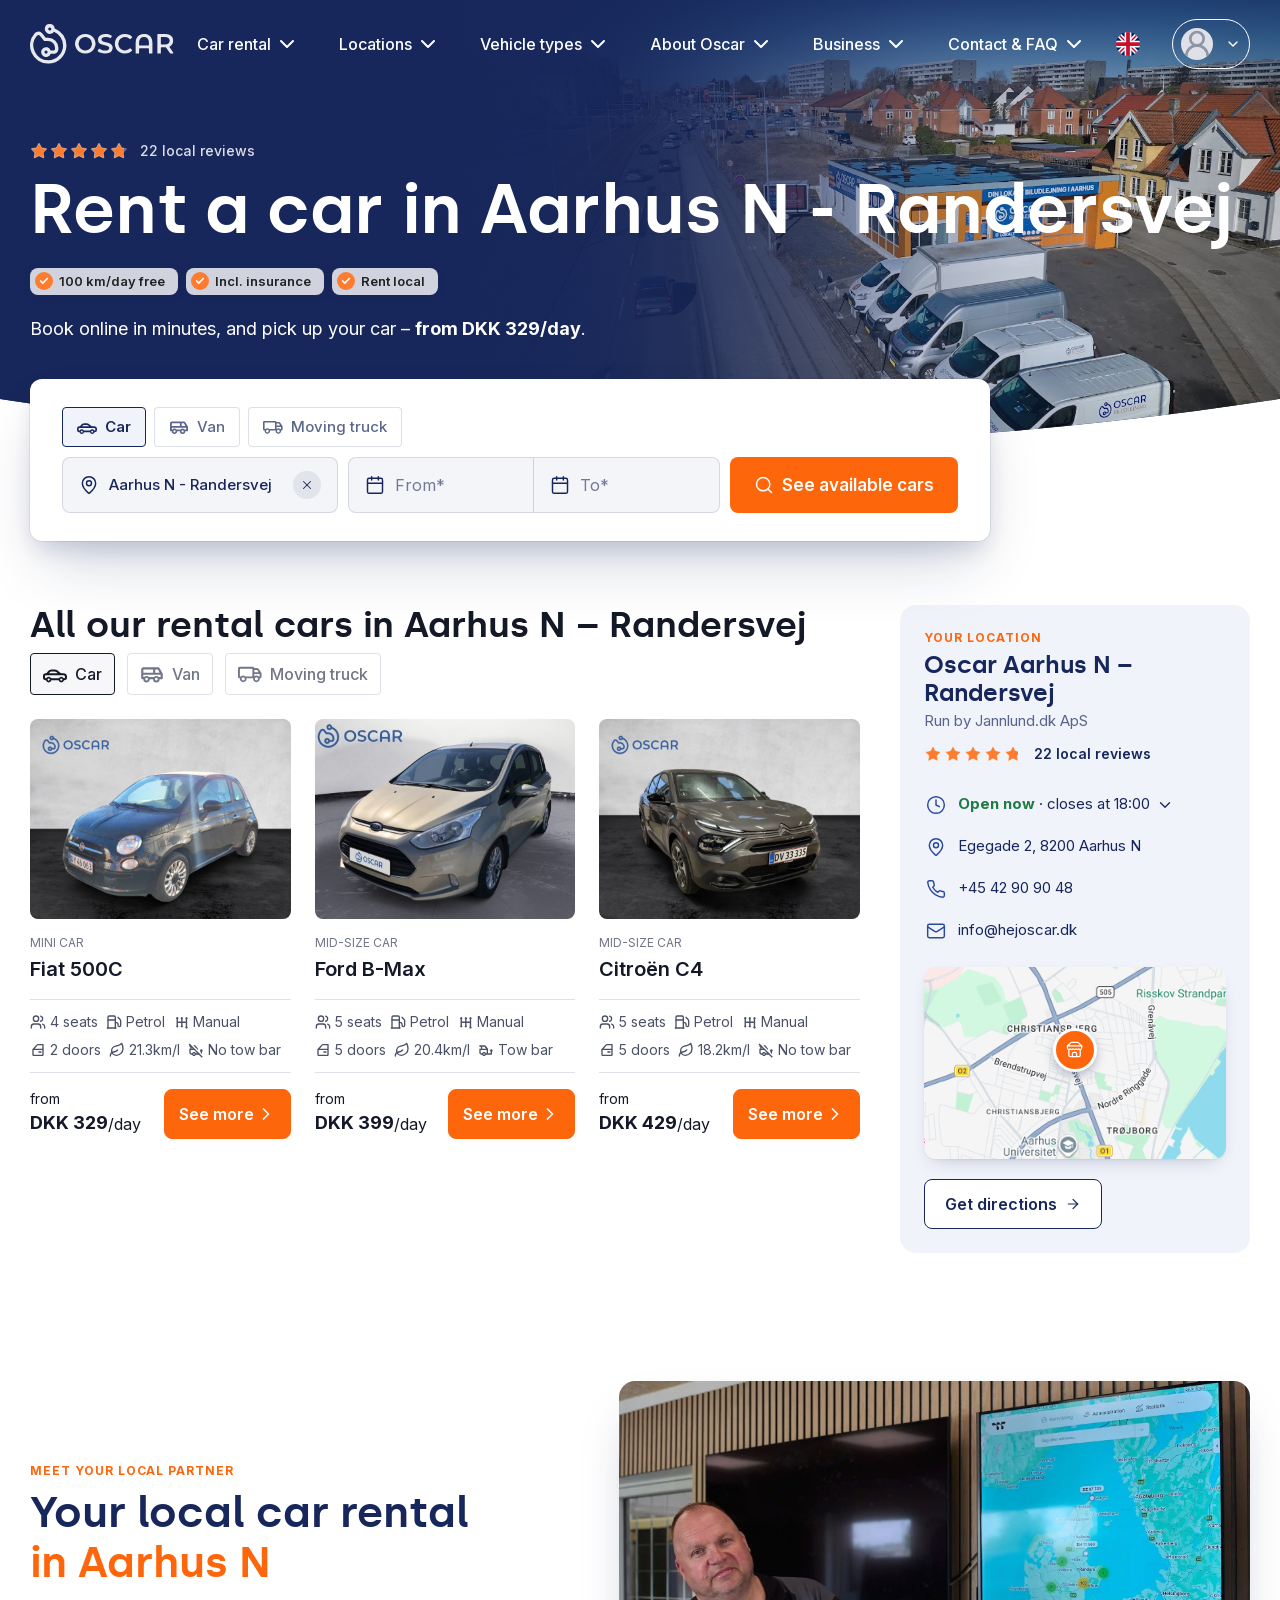
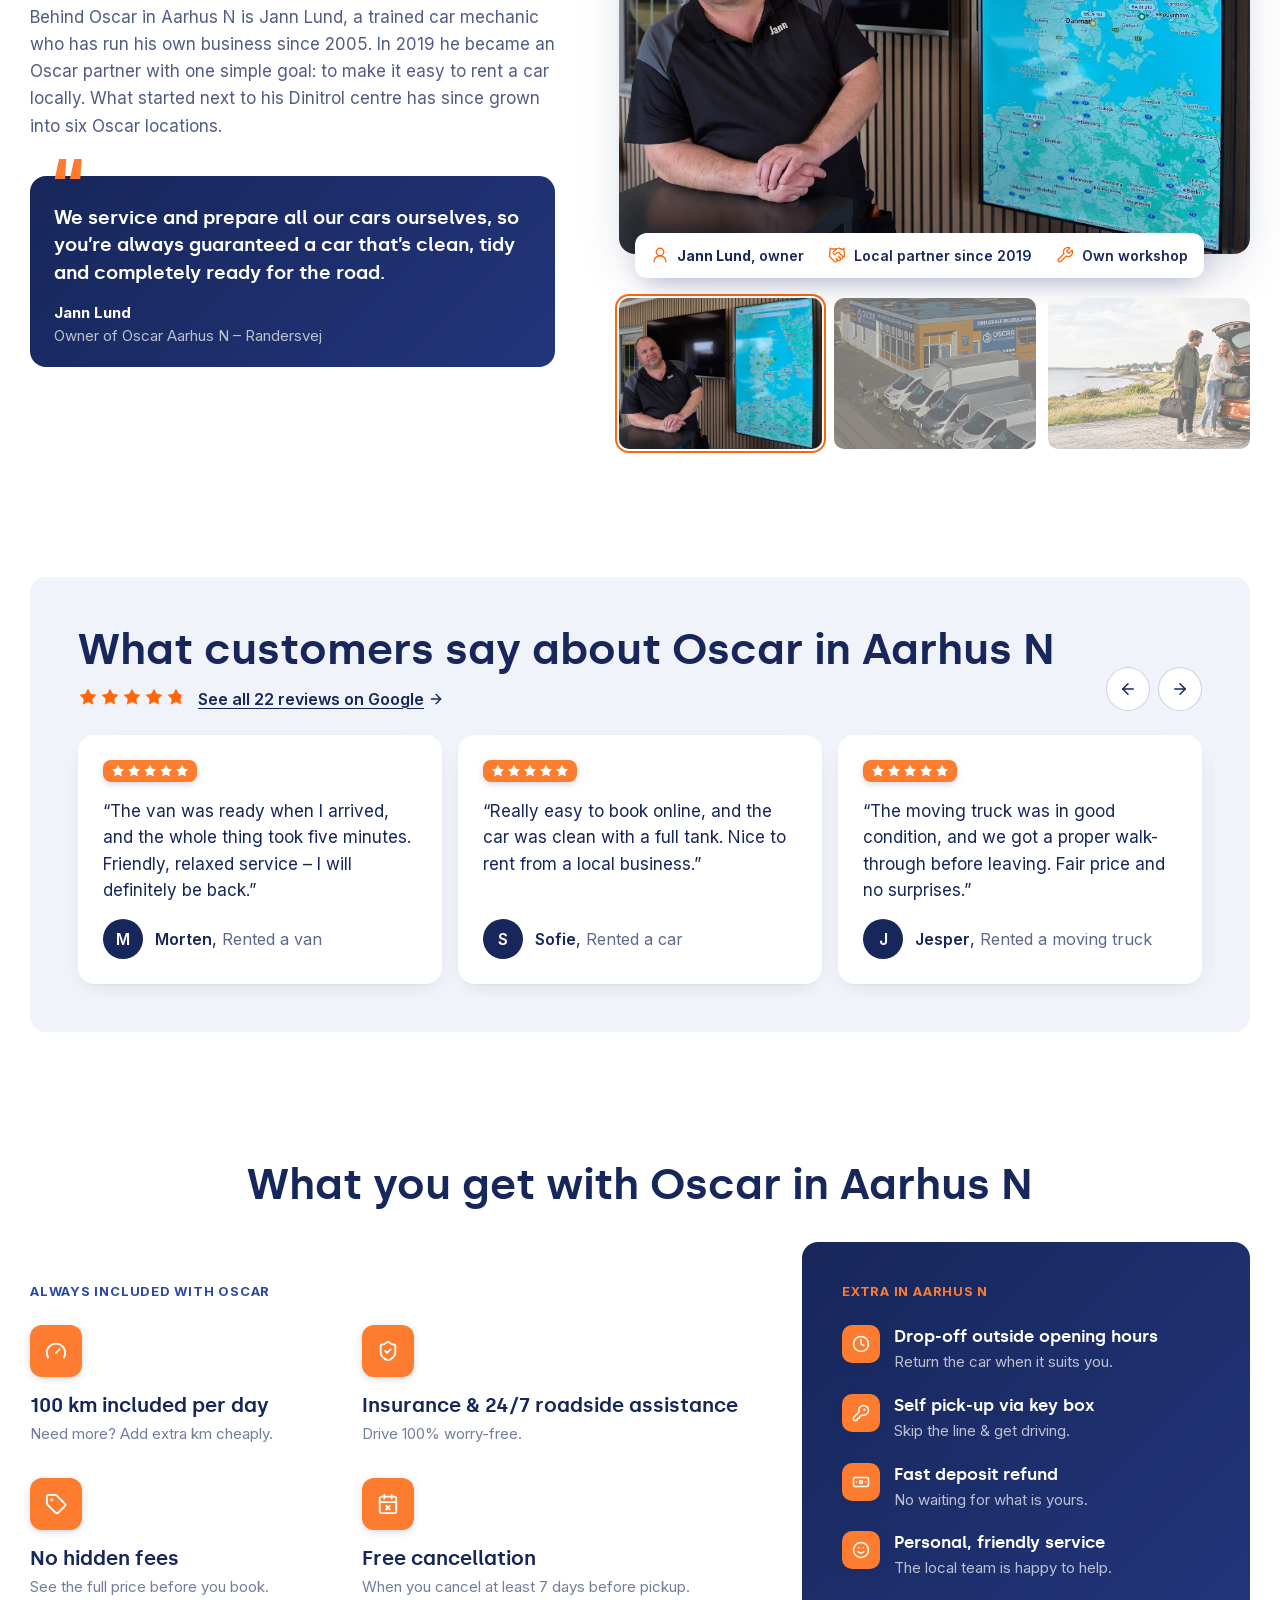
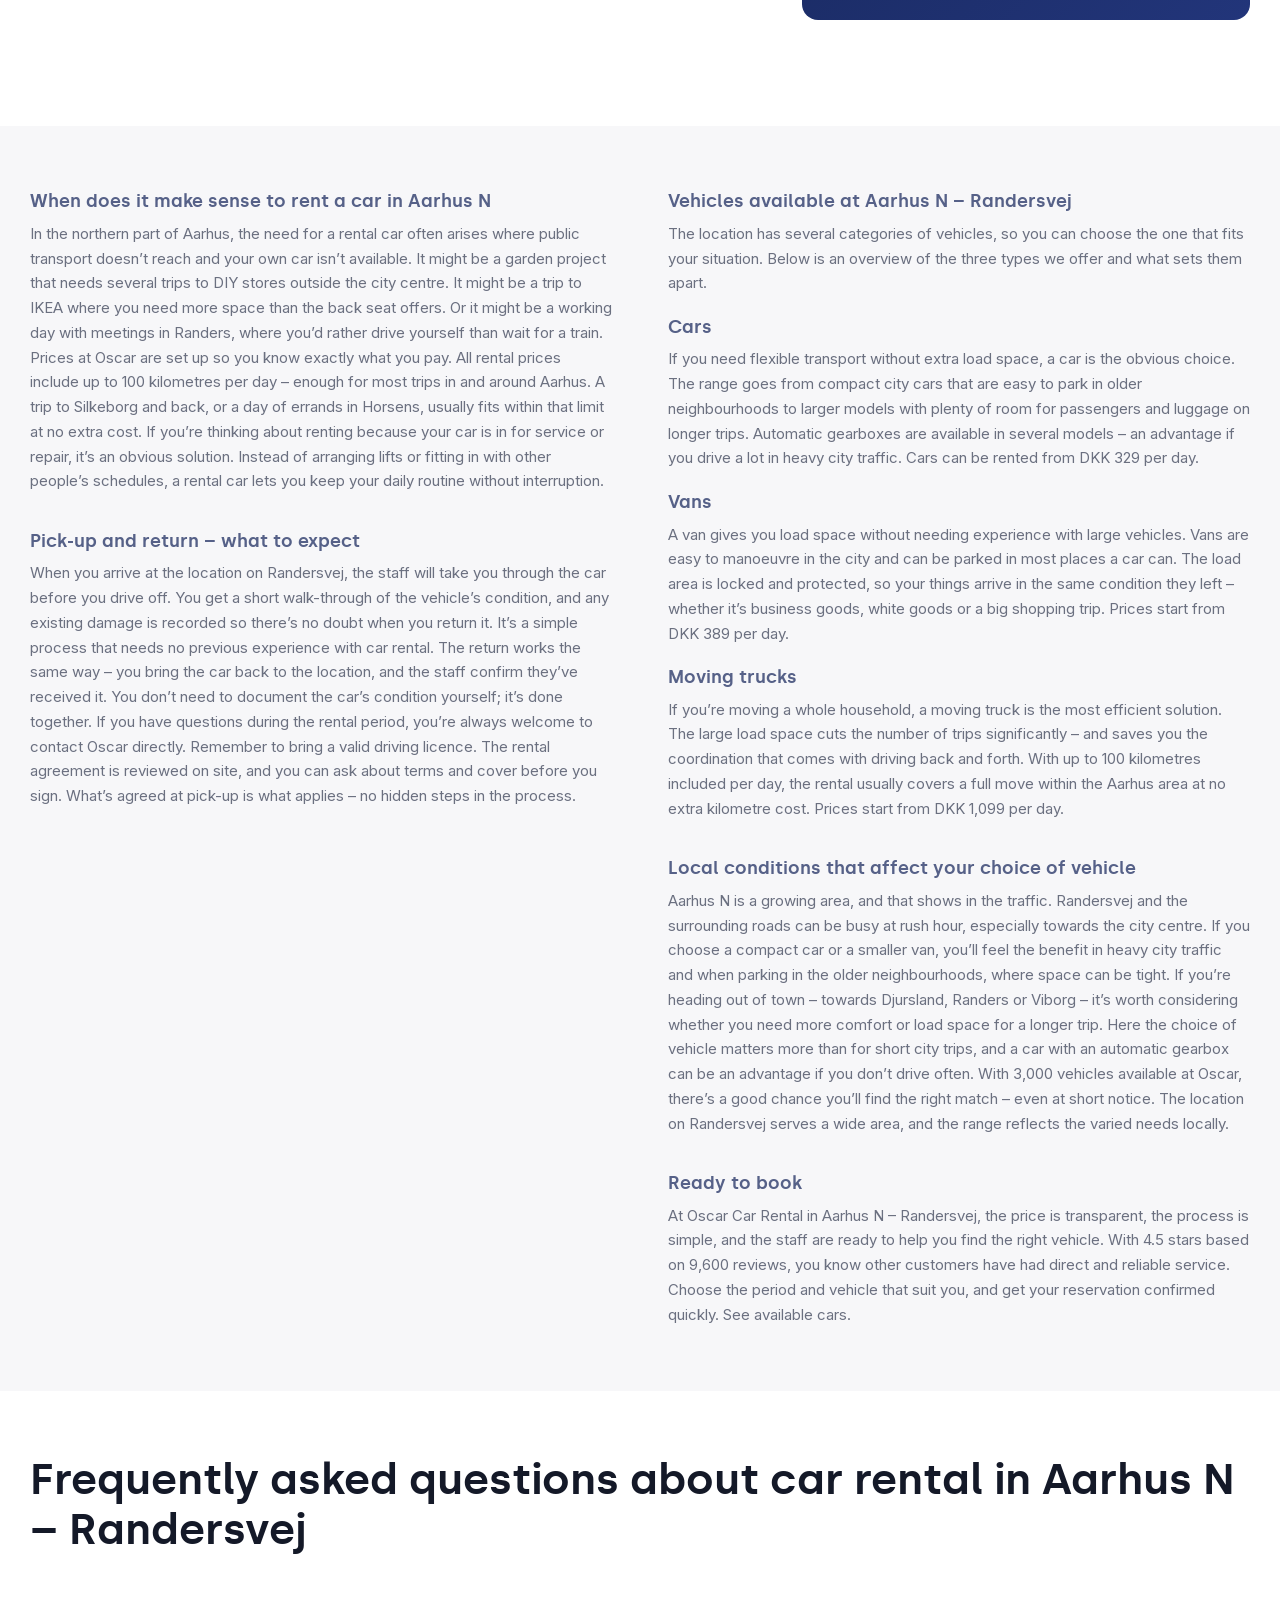
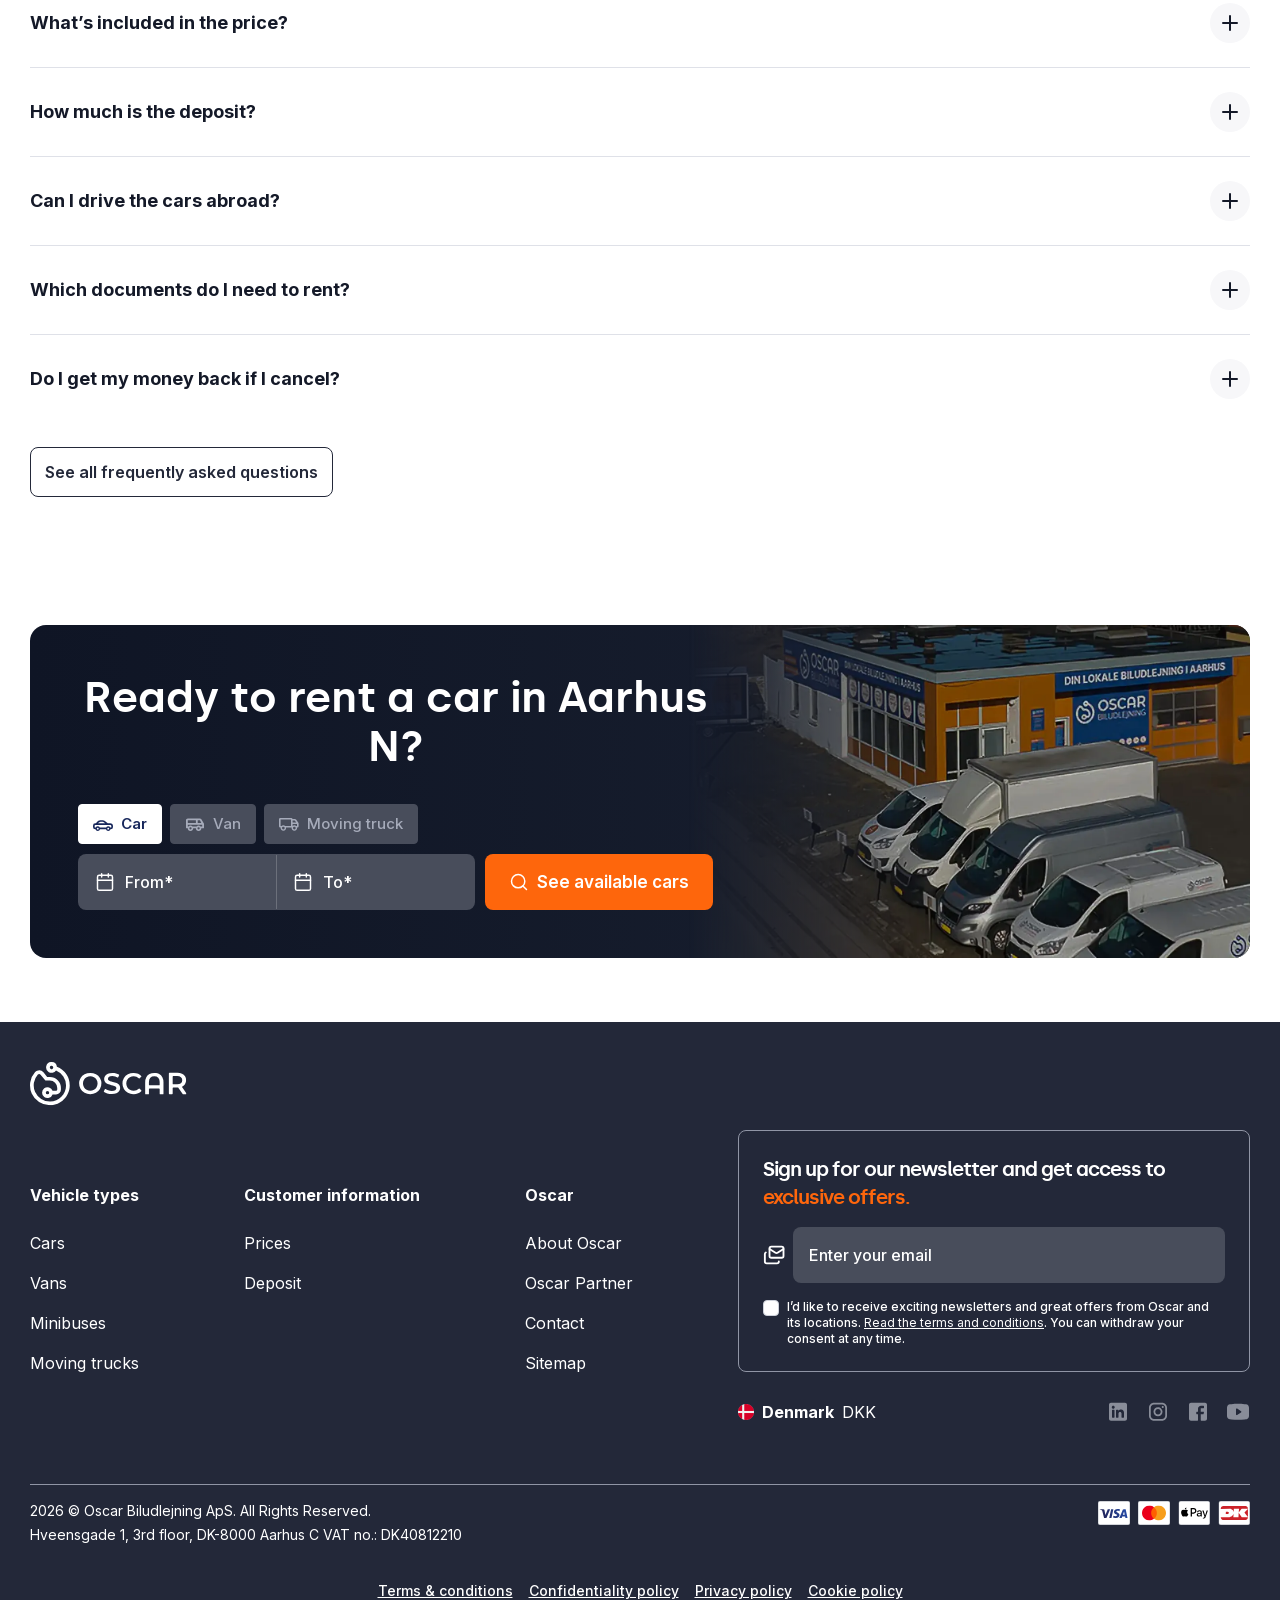
<file: en-aarhus-n.html>
<!DOCTYPE html><html data-dpl-id="dpl_GKWxXEJ5Hb7vjqqjvTC3D8hdHsFf" lang="en" class="page-location"><head><meta charSet="utf-8"/><meta name="robots" content="noindex, nofollow"/><meta name="viewport" content="width=device-width, initial-scale=1"/><link rel="stylesheet" href="assets/css/0m1dnx261udqd.css"/><link rel="stylesheet" href="assets/css/3ofi92k___c98.css"/><link rel="stylesheet" href="assets/css/custom.css?v=202610121300"/><meta name="next-size-adjust" content=""/><title>Car rental in Aarhus N – Randersvej | Oscar</title><meta name="description" content="Rent a car, van or moving truck at Oscar in Aarhus N – Randersvej. Prices from DKK 329/day, 100 km per day and insurance included."/><meta property="og:title" content="Car rental in Aarhus N – Randersvej | Oscar"/><meta property="og:description" content="Rent a car, van or moving truck at Oscar in Aarhus N – Randersvej. Prices from DKK 329/day, 100 km per day and insurance included."/><meta property="og:url" content="https://hejoscar.dk"/><meta property="og:site_name" content="Oscar"/><meta property="og:image" content="https://a.storyblok.com/f/315301/2250x2250/667766b03c/big-car.jpg"/><meta property="og:type" content="website"/><meta name="twitter:card" content="summary_large_image"/><meta name="twitter:title" content="Car rental in Aarhus N – Randersvej | Oscar"/><meta name="twitter:description" content="Rent a car, van or moving truck at Oscar in Aarhus N – Randersvej. Prices from DKK 329/day, 100 km per day and insurance included."/><meta name="twitter:image" content="https://a.storyblok.com/f/315301/2250x2250/667766b03c/big-car.jpg"/></head><body class="inter_d4b7ea98-module__N5OFCW__variable silka_273fe654-module__nQlC_a__variable font-inter text-primary antialiased"><div hidden=""><!--$--><!--/$--></div><!--$--><!--/$--><div class="z-max bg-brand-orange-02 animation-delay-500 pointer-events-none fixed top-0 left-0 h-1"></div><div class="flex min-h-screen flex-col"><a class="absolute left-2 z-30 -translate-y-full rounded-lg bg-white p-2 text-sm text-black opacity-0 shadow-md transition-transform focus:translate-y-2 focus:opacity-100" href="#">Skip to content</a><header id="page-header" class="absolute top-0 z-10 w-full font-medium before:bg-white before:transition-all text-white"><nav class="container flex items-center justify-between"><a href="#" class="relative py-2 md:py-6"><svg xmlns="http://www.w3.org/2000/svg" fill="currentColor" viewBox="0 0 125 35" aria-label="Go to the front page" class="w-26 md:w-36 text-white/90"><g clip-path="url(#oscar-logo_svg__a)"><path fill-rule="evenodd" d="M14.748 7.893a4.31 4.31 0 0 0 5.984-1.202A12.93 12.93 0 0 1 28.7 18.655c-.038 6.971-5.73 12.721-12.698 12.82A12.884 12.884 0 0 1 6.252 9.97a1.37 1.37 0 0 1 1.082-.432 1.47 1.47 0 0 1 1.077.54l3.84 4.73h3.537a5.906 5.906 0 0 1 5.9 5.9v1.248a.99.99 0 0 1-.986.986H17.97a4.31 4.31 0 1 0-.003 2.942h2.738a3.93 3.93 0 0 0 3.925-3.926v-1.247a8.85 8.85 0 0 0-8.842-8.843h-2.137l-2.958-3.643A4.4 4.4 0 0 0 5.65 6.91c-.574.23-1.091.58-1.518 1.027l-.052.056a15.817 15.817 0 0 0 11.736 26.42l.231-.001c8.56-.12 15.555-7.181 15.592-15.744A15.88 15.88 0 0 0 21.422 3.804a4.309 4.309 0 0 0-8.507-.335 4.31 4.31 0 0 0 1.833 4.424m1.633-4.726c.225-.151.49-.231.76-.231v.003a1.373 1.373 0 0 1 1.371 1.367 1.37 1.37 0 1 1-2.131-1.14Zm-2.462 19.872a1.37 1.37 0 1 0 1.37 1.37 1.373 1.373 0 0 0-1.37-1.366z" clip-rule="evenodd"></path><path d="M43.462 24.5a8.1 8.1 0 0 1-3.167-3.032 8.72 8.72 0 0 1 0-8.65 8.1 8.1 0 0 1 3.166-3.024q2.013-1.084 4.524-1.084T52.51 9.8a8.1 8.1 0 0 1 3.164 3.013 8.76 8.76 0 0 1 0 8.673A8.1 8.1 0 0 1 52.51 24.5q-2.021 1.09-4.525 1.09-2.503 0-4.523-1.09m7.478-2.322a5.33 5.33 0 0 0 2.063-2.063 6.24 6.24 0 0 0 0-5.936 5.34 5.34 0 0 0-2.063-2.058 6.27 6.27 0 0 0-5.908 0 5.34 5.34 0 0 0-2.063 2.063 6.24 6.24 0 0 0 0 5.937 5.33 5.33 0 0 0 2.063 2.062 6.27 6.27 0 0 0 5.908 0zm10.537 2.867q-1.515-.463-2.492-1.184a.505.505 0 0 1-.148-.609l.64-1.435a.506.506 0 0 1 .732-.224c.622.4 1.292.72 1.994.954.946.332 1.94.503 2.942.506q1.829 0 2.731-.586.903-.586.903-1.546a1.5 1.5 0 0 0-.505-1.161 3.5 3.5 0 0 0-1.277-.715 32 32 0 0 0-2.11-.586 25 25 0 0 1-3.03-.885 5 5 0 0 1-1.994-1.39q-.831-.948-.833-2.566a4.37 4.37 0 0 1 .74-2.473q.738-1.114 2.226-1.768 1.488-.655 3.646-.657c.996 0 1.989.128 2.953.379.749.179 1.47.459 2.142.832a.506.506 0 0 1 .205.632l-.584 1.43a.514.514 0 0 1-.716.253 9.3 9.3 0 0 0-1.75-.685 8.4 8.4 0 0 0-2.273-.329q-1.805 0-2.683.61t-.884 1.617a1.46 1.46 0 0 0 .505 1.15 3.6 3.6 0 0 0 1.277.702q.774.26 2.11.586 1.531.337 3 .884c.77.296 1.457.773 2.004 1.39q.831.937.833 2.526a4.33 4.33 0 0 1-.738 2.46q-.74 1.104-2.24 1.759t-3.656.657a12.5 12.5 0 0 1-3.67-.528m16.433-.546a8.03 8.03 0 0 1-3.141-3.013q-1.137-1.92-1.137-4.336a8.3 8.3 0 0 1 1.148-4.341 8.1 8.1 0 0 1 3.158-3.013 9.2 9.2 0 0 1 4.484-1.086 9.35 9.35 0 0 1 3.68.703 7.6 7.6 0 0 1 2.47 1.665.505.505 0 0 1-.026.721l-1.24 1.166a.516.516 0 0 1-.71-.012 5.7 5.7 0 0 0-4.034-1.572 6.14 6.14 0 0 0-3.024.739 5.3 5.3 0 0 0-2.085 2.051 6.28 6.28 0 0 0 0 5.955 5.3 5.3 0 0 0 2.085 2.05c.928.502 1.97.756 3.024.739a5.66 5.66 0 0 0 4.032-1.588.517.517 0 0 1 .715-.011l1.24 1.18a.506.506 0 0 1 .025.72 7.5 7.5 0 0 1-2.484 1.662 9.45 9.45 0 0 1-3.692.703A9.24 9.24 0 0 1 77.91 24.5Zm24.928-14.925a6 6 0 0 1 2.543 2.567q.903 1.7.903 4.113v8.935a.504.504 0 0 1-.505.506h-2.021a.505.505 0 0 1-.505-.506v-3.548a.504.504 0 0 0-.505-.505h-7.534a.506.506 0 0 0-.505.505v3.548a.506.506 0 0 1-.505.506H92.21a.505.505 0 0 1-.505-.506v-8.935q0-2.414.902-4.113a6 6 0 0 1 2.544-2.567q1.642-.867 3.844-.867c2.202 0 2.749.289 3.843.867m-.112 9.002a.503.503 0 0 0 .505-.506v-2.097q0-2.273-1.124-3.434-1.124-1.16-3.141-1.16-2.022 0-3.142 1.16-1.12 1.161-1.125 3.434v2.092a.505.505 0 0 0 .505.505zm19.266 7.124a.5.5 0 0 1-.418-.22l-3.639-5.234q-.316.03-.631.024h-3.195a.505.505 0 0 0-.505.506v4.399a.504.504 0 0 1-.505.505h-2.021a.507.507 0 0 1-.506-.505V9.153a.504.504 0 0 1 .506-.505h6.241q2.133 0 3.716.704a5.4 5.4 0 0 1 2.425 2.02q.846 1.314.844 3.118 0 1.853-.902 3.188a5.2 5.2 0 0 1-2.054 1.757.5.5 0 0 0-.26.33.5.5 0 0 0 .08.413l3.313 4.728a.505.505 0 0 1-.439.793h-2.05Zm-1.806-13.634q-1.034-.845-3.024-.845h-3.053a.505.505 0 0 0-.505.505v5.52a.504.504 0 0 0 .505.506h3.053q1.993 0 3.024-.856 1.03-.855 1.032-2.426 0-1.56-1.032-2.404"></path></g><defs><clipPath id="oscar-logo_svg__a"><path d="M0 0h124.57v34.41H0z"></path></clipPath></defs></svg></a><nav aria-label="Main" data-orientation="horizontal" dir="ltr" class="hidden justify-center lg:flex z-20 grow self-center"><div style="position:relative"><ul data-orientation="horizontal" class="flex items-center gap-4" dir="ltr"><li class="relative"><button id="radix-_R_19pabsnpfivb_-trigger-radix-_R_79pabsnpfivb_" data-state="closed" aria-expanded="false" aria-controls="radix-_R_19pabsnpfivb_-content-radix-_R_79pabsnpfivb_" class="group flex items-center gap-1 rounded-lg px-3 py-2 outline-hidden focus-visible:ring-2 hover:bg-white/5 data-[state=open]:bg-white/5" data-radix-collection-item="">Car rental<svg xmlns="http://www.w3.org/2000/svg" width="24" height="24" viewBox="0 0 24 24" fill="none" stroke="currentColor" stroke-width="2" stroke-linecap="round" stroke-linejoin="round" class="lucide lucide-chevron-down transition-transform group-data-[state=open]:-rotate-180" aria-hidden="true"><path d="m6 9 6 6 6-6"></path></svg></button><div data-nav-menu id="radix-_R_19pabsnpfivb_-content-radix-_R_79pabsnpfivb_" aria-labelledby="radix-_R_19pabsnpfivb_-trigger-radix-_R_79pabsnpfivb_" data-orientation="horizontal" data-state="closed" class="hidden absolute top-full left-1/2 z-10 w-max min-w-full -translate-x-1/2 pt-2 transition-[scale,translate,opacity] starting:-translate-y-7 starting:scale-90 starting:opacity-0" dir="ltr"><div class="text-primary mt-2 flex w-full gap-2 overflow-hidden rounded-lg border border-gray-100 bg-white p-4 shadow-lg"><div class="flex min-w-[235px] flex-col gap-2"><p class="px-2 py-1 font-bold wrap-break-word hyphens-auto">Car rental</p><a href="#" class="text-tertiary group hover:bg-gray-75 hover:text-primary flex w-full items-center justify-between rounded-sm px-2 py-1"><p class="text-sm wrap-break-word hyphens-auto">Prices</p><svg xmlns="http://www.w3.org/2000/svg" width="24" height="24" viewBox="0 0 24 24" fill="none" stroke="currentColor" stroke-width="2" stroke-linecap="round" stroke-linejoin="round" class="lucide lucide-chevron-right invisible ml-2 size-6 shrink-0 group-hover:visible" aria-hidden="true"><path d="m9 18 6-6-6-6"></path></svg></a><a href="#" class="text-tertiary group hover:bg-gray-75 hover:text-primary flex w-full items-center justify-between rounded-sm px-2 py-1"><p class="text-sm wrap-break-word hyphens-auto">Car subscription</p><svg xmlns="http://www.w3.org/2000/svg" width="24" height="24" viewBox="0 0 24 24" fill="none" stroke="currentColor" stroke-width="2" stroke-linecap="round" stroke-linejoin="round" class="lucide lucide-chevron-right invisible ml-2 size-6 shrink-0 group-hover:visible" aria-hidden="true"><path d="m9 18 6-6-6-6"></path></svg></a><a href="#" class="text-tertiary group hover:bg-gray-75 hover:text-primary flex w-full items-center justify-between rounded-sm px-2 py-1"><p class="text-sm wrap-break-word hyphens-auto">Long-term rental</p><svg xmlns="http://www.w3.org/2000/svg" width="24" height="24" viewBox="0 0 24 24" fill="none" stroke="currentColor" stroke-width="2" stroke-linecap="round" stroke-linejoin="round" class="lucide lucide-chevron-right invisible ml-2 size-6 shrink-0 group-hover:visible" aria-hidden="true"><path d="m9 18 6-6-6-6"></path></svg></a><a href="#" class="text-tertiary group hover:bg-gray-75 hover:text-primary flex w-full items-center justify-between rounded-sm px-2 py-1"><p class="text-sm wrap-break-word hyphens-auto">Loyalty programme</p><svg xmlns="http://www.w3.org/2000/svg" width="24" height="24" viewBox="0 0 24 24" fill="none" stroke="currentColor" stroke-width="2" stroke-linecap="round" stroke-linejoin="round" class="lucide lucide-chevron-right invisible ml-2 size-6 shrink-0 group-hover:visible" aria-hidden="true"><path d="m9 18 6-6-6-6"></path></svg></a></div><div class="flex w-full flex-row justify-between gap-4"></div></div></div></li><li class="relative"><button id="radix-_R_19pabsnpfivb_-trigger-radix-_R_b9pabsnpfivb_" data-state="closed" aria-expanded="false" aria-controls="radix-_R_19pabsnpfivb_-content-radix-_R_b9pabsnpfivb_" class="group flex items-center gap-1 rounded-lg px-3 py-2 outline-hidden focus-visible:ring-2 hover:bg-white/5 data-[state=open]:bg-white/5" data-radix-collection-item="">Locations<svg xmlns="http://www.w3.org/2000/svg" width="24" height="24" viewBox="0 0 24 24" fill="none" stroke="currentColor" stroke-width="2" stroke-linecap="round" stroke-linejoin="round" class="lucide lucide-chevron-down transition-transform group-data-[state=open]:-rotate-180" aria-hidden="true"><path d="m6 9 6 6 6-6"></path></svg></button><div data-nav-menu id="radix-_R_19pabsnpfivb_-content-radix-_R_b9pabsnpfivb_" aria-labelledby="radix-_R_19pabsnpfivb_-trigger-radix-_R_b9pabsnpfivb_" data-orientation="horizontal" data-state="closed" class="hidden absolute top-full left-1/2 z-10 w-max min-w-full -translate-x-1/2 pt-2 transition-[scale,translate,opacity] starting:-translate-y-7 starting:scale-90 starting:opacity-0" dir="ltr"><div class="text-primary mt-2 flex w-full gap-2 overflow-hidden rounded-lg border border-gray-100 bg-white p-4 shadow-lg"><div class="flex min-w-[235px] flex-col gap-2"><p class="px-2 py-1 font-bold wrap-break-word hyphens-auto">Locations</p><a href="#" class="text-tertiary group hover:bg-gray-75 hover:text-primary flex w-full items-center justify-between rounded-sm px-2 py-1"><p class="text-sm wrap-break-word hyphens-auto">See all locations</p><svg xmlns="http://www.w3.org/2000/svg" width="24" height="24" viewBox="0 0 24 24" fill="none" stroke="currentColor" stroke-width="2" stroke-linecap="round" stroke-linejoin="round" class="lucide lucide-chevron-right invisible ml-2 size-6 shrink-0 group-hover:visible" aria-hidden="true"><path d="m9 18 6-6-6-6"></path></svg></a><a href="en-aarhus-n.html" data-loc-link class="text-tertiary group hover:bg-gray-75 hover:text-primary flex w-full items-center justify-between rounded-sm px-2 py-1"><p class="text-sm wrap-break-word hyphens-auto">Location page</p><svg xmlns="http://www.w3.org/2000/svg" width="24" height="24" viewBox="0 0 24 24" fill="none" stroke="currentColor" stroke-width="2" stroke-linecap="round" stroke-linejoin="round" class="lucide lucide-chevron-right invisible ml-2 size-6 shrink-0 group-hover:visible" aria-hidden="true"><path d="m9 18 6-6-6-6"></path></svg></a><a href="marshfield.html" data-loc-link class="text-tertiary group hover:bg-gray-75 hover:text-primary flex w-full items-center justify-between rounded-sm px-2 py-1"><p class="text-sm wrap-break-word hyphens-auto">Location page (US)</p><svg xmlns="http://www.w3.org/2000/svg" width="24" height="24" viewBox="0 0 24 24" fill="none" stroke="currentColor" stroke-width="2" stroke-linecap="round" stroke-linejoin="round" class="lucide lucide-chevron-right invisible ml-2 size-6 shrink-0 group-hover:visible" aria-hidden="true"><path d="m9 18 6-6-6-6"></path></svg></a><a href="#" class="text-tertiary group hover:bg-gray-75 hover:text-primary flex w-full items-center justify-between rounded-sm px-2 py-1"><p class="text-sm wrap-break-word hyphens-auto">Copenhagen</p><svg xmlns="http://www.w3.org/2000/svg" width="24" height="24" viewBox="0 0 24 24" fill="none" stroke="currentColor" stroke-width="2" stroke-linecap="round" stroke-linejoin="round" class="lucide lucide-chevron-right invisible ml-2 size-6 shrink-0 group-hover:visible" aria-hidden="true"><path d="m9 18 6-6-6-6"></path></svg></a><a href="#" class="text-tertiary group hover:bg-gray-75 hover:text-primary flex w-full items-center justify-between rounded-sm px-2 py-1"><p class="text-sm wrap-break-word hyphens-auto">Aarhus</p><svg xmlns="http://www.w3.org/2000/svg" width="24" height="24" viewBox="0 0 24 24" fill="none" stroke="currentColor" stroke-width="2" stroke-linecap="round" stroke-linejoin="round" class="lucide lucide-chevron-right invisible ml-2 size-6 shrink-0 group-hover:visible" aria-hidden="true"><path d="m9 18 6-6-6-6"></path></svg></a><a href="#" class="text-tertiary group hover:bg-gray-75 hover:text-primary flex w-full items-center justify-between rounded-sm px-2 py-1"><p class="text-sm wrap-break-word hyphens-auto">Odense</p><svg xmlns="http://www.w3.org/2000/svg" width="24" height="24" viewBox="0 0 24 24" fill="none" stroke="currentColor" stroke-width="2" stroke-linecap="round" stroke-linejoin="round" class="lucide lucide-chevron-right invisible ml-2 size-6 shrink-0 group-hover:visible" aria-hidden="true"><path d="m9 18 6-6-6-6"></path></svg></a><a href="#" class="text-tertiary group hover:bg-gray-75 hover:text-primary flex w-full items-center justify-between rounded-sm px-2 py-1"><p class="text-sm wrap-break-word hyphens-auto">Aalborg</p><svg xmlns="http://www.w3.org/2000/svg" width="24" height="24" viewBox="0 0 24 24" fill="none" stroke="currentColor" stroke-width="2" stroke-linecap="round" stroke-linejoin="round" class="lucide lucide-chevron-right invisible ml-2 size-6 shrink-0 group-hover:visible" aria-hidden="true"><path d="m9 18 6-6-6-6"></path></svg></a><a href="#" class="text-tertiary group hover:bg-gray-75 hover:text-primary flex w-full items-center justify-between rounded-sm px-2 py-1"><p class="text-sm wrap-break-word hyphens-auto">Esbjerg</p><svg xmlns="http://www.w3.org/2000/svg" width="24" height="24" viewBox="0 0 24 24" fill="none" stroke="currentColor" stroke-width="2" stroke-linecap="round" stroke-linejoin="round" class="lucide lucide-chevron-right invisible ml-2 size-6 shrink-0 group-hover:visible" aria-hidden="true"><path d="m9 18 6-6-6-6"></path></svg></a></div><div class="flex w-full flex-row justify-between gap-4"></div></div></div></li><li class="relative"><button id="radix-_R_19pabsnpfivb_-trigger-radix-_R_f9pabsnpfivb_" data-state="closed" aria-expanded="false" aria-controls="radix-_R_19pabsnpfivb_-content-radix-_R_f9pabsnpfivb_" class="group flex items-center gap-1 rounded-lg px-3 py-2 outline-hidden focus-visible:ring-2 hover:bg-white/5 data-[state=open]:bg-white/5" data-radix-collection-item="">Vehicle types<svg xmlns="http://www.w3.org/2000/svg" width="24" height="24" viewBox="0 0 24 24" fill="none" stroke="currentColor" stroke-width="2" stroke-linecap="round" stroke-linejoin="round" class="lucide lucide-chevron-down transition-transform group-data-[state=open]:-rotate-180" aria-hidden="true"><path d="m6 9 6 6 6-6"></path></svg></button><div data-nav-menu id="radix-_R_19pabsnpfivb_-content-radix-_R_f9pabsnpfivb_" aria-labelledby="radix-_R_19pabsnpfivb_-trigger-radix-_R_f9pabsnpfivb_" data-orientation="horizontal" data-state="closed" class="hidden absolute top-full left-1/2 z-10 w-max min-w-full -translate-x-1/2 pt-2 transition-[scale,translate,opacity] starting:-translate-y-7 starting:scale-90 starting:opacity-0" dir="ltr"><div class="text-primary mt-2 flex w-full gap-2 overflow-hidden rounded-lg border border-gray-100 bg-white p-4 shadow-lg"><div class="flex min-w-[235px] flex-col gap-2"><p class="px-2 py-1 font-bold wrap-break-word hyphens-auto">Vehicle types</p><a href="#" class="text-tertiary group hover:bg-gray-75 hover:text-primary flex w-full items-center justify-between rounded-sm px-2 py-1"><p class="text-sm wrap-break-word hyphens-auto">Cars</p><svg xmlns="http://www.w3.org/2000/svg" width="24" height="24" viewBox="0 0 24 24" fill="none" stroke="currentColor" stroke-width="2" stroke-linecap="round" stroke-linejoin="round" class="lucide lucide-chevron-right invisible ml-2 size-6 shrink-0 group-hover:visible" aria-hidden="true"><path d="m9 18 6-6-6-6"></path></svg></a><a href="#" class="text-tertiary group hover:bg-gray-75 hover:text-primary flex w-full items-center justify-between rounded-sm px-2 py-1"><p class="text-sm wrap-break-word hyphens-auto">Vans</p><svg xmlns="http://www.w3.org/2000/svg" width="24" height="24" viewBox="0 0 24 24" fill="none" stroke="currentColor" stroke-width="2" stroke-linecap="round" stroke-linejoin="round" class="lucide lucide-chevron-right invisible ml-2 size-6 shrink-0 group-hover:visible" aria-hidden="true"><path d="m9 18 6-6-6-6"></path></svg></a><a href="#" class="text-tertiary group hover:bg-gray-75 hover:text-primary flex w-full items-center justify-between rounded-sm px-2 py-1"><p class="text-sm wrap-break-word hyphens-auto">Moving trucks</p><svg xmlns="http://www.w3.org/2000/svg" width="24" height="24" viewBox="0 0 24 24" fill="none" stroke="currentColor" stroke-width="2" stroke-linecap="round" stroke-linejoin="round" class="lucide lucide-chevron-right invisible ml-2 size-6 shrink-0 group-hover:visible" aria-hidden="true"><path d="m9 18 6-6-6-6"></path></svg></a><a href="#" class="text-tertiary group hover:bg-gray-75 hover:text-primary flex w-full items-center justify-between rounded-sm px-2 py-1"><p class="text-sm wrap-break-word hyphens-auto">Minibuses</p><svg xmlns="http://www.w3.org/2000/svg" width="24" height="24" viewBox="0 0 24 24" fill="none" stroke="currentColor" stroke-width="2" stroke-linecap="round" stroke-linejoin="round" class="lucide lucide-chevron-right invisible ml-2 size-6 shrink-0 group-hover:visible" aria-hidden="true"><path d="m9 18 6-6-6-6"></path></svg></a><a href="#" class="text-tertiary group hover:bg-gray-75 hover:text-primary flex w-full items-center justify-between rounded-sm px-2 py-1"><p class="text-sm wrap-break-word hyphens-auto">Trailers</p><svg xmlns="http://www.w3.org/2000/svg" width="24" height="24" viewBox="0 0 24 24" fill="none" stroke="currentColor" stroke-width="2" stroke-linecap="round" stroke-linejoin="round" class="lucide lucide-chevron-right invisible ml-2 size-6 shrink-0 group-hover:visible" aria-hidden="true"><path d="m9 18 6-6-6-6"></path></svg></a><a href="#" class="text-tertiary group hover:bg-gray-75 hover:text-primary flex w-full items-center justify-between rounded-sm px-2 py-1"><p class="text-sm wrap-break-word hyphens-auto">Car transporters</p><svg xmlns="http://www.w3.org/2000/svg" width="24" height="24" viewBox="0 0 24 24" fill="none" stroke="currentColor" stroke-width="2" stroke-linecap="round" stroke-linejoin="round" class="lucide lucide-chevron-right invisible ml-2 size-6 shrink-0 group-hover:visible" aria-hidden="true"><path d="m9 18 6-6-6-6"></path></svg></a></div><div class="flex w-full flex-row justify-between gap-4"></div></div></div></li><li class="relative"><button id="radix-_R_19pabsnpfivb_-trigger-radix-_R_j9pabsnpfivb_" data-state="closed" aria-expanded="false" aria-controls="radix-_R_19pabsnpfivb_-content-radix-_R_j9pabsnpfivb_" class="group flex items-center gap-1 rounded-lg px-3 py-2 outline-hidden focus-visible:ring-2 hover:bg-white/5 data-[state=open]:bg-white/5" data-radix-collection-item="">About Oscar<svg xmlns="http://www.w3.org/2000/svg" width="24" height="24" viewBox="0 0 24 24" fill="none" stroke="currentColor" stroke-width="2" stroke-linecap="round" stroke-linejoin="round" class="lucide lucide-chevron-down transition-transform group-data-[state=open]:-rotate-180" aria-hidden="true"><path d="m6 9 6 6 6-6"></path></svg></button><div data-nav-menu id="radix-_R_19pabsnpfivb_-content-radix-_R_j9pabsnpfivb_" aria-labelledby="radix-_R_19pabsnpfivb_-trigger-radix-_R_j9pabsnpfivb_" data-orientation="horizontal" data-state="closed" class="hidden absolute top-full left-1/2 z-10 w-max min-w-full -translate-x-1/2 pt-2 transition-[scale,translate,opacity] starting:-translate-y-7 starting:scale-90 starting:opacity-0" dir="ltr"><div class="text-primary mt-2 flex w-full gap-2 overflow-hidden rounded-lg border border-gray-100 bg-white p-4 shadow-lg"><div class="flex min-w-[235px] flex-col gap-2"><p class="px-2 py-1 font-bold wrap-break-word hyphens-auto">About Oscar</p><a href="#" class="text-tertiary group hover:bg-gray-75 hover:text-primary flex w-full items-center justify-between rounded-sm px-2 py-1"><p class="text-sm wrap-break-word hyphens-auto">About Oscar</p><svg xmlns="http://www.w3.org/2000/svg" width="24" height="24" viewBox="0 0 24 24" fill="none" stroke="currentColor" stroke-width="2" stroke-linecap="round" stroke-linejoin="round" class="lucide lucide-chevron-right invisible ml-2 size-6 shrink-0 group-hover:visible" aria-hidden="true"><path d="m9 18 6-6-6-6"></path></svg></a><a href="#" class="text-tertiary group hover:bg-gray-75 hover:text-primary flex w-full items-center justify-between rounded-sm px-2 py-1"><p class="text-sm wrap-break-word hyphens-auto">Awards</p><svg xmlns="http://www.w3.org/2000/svg" width="24" height="24" viewBox="0 0 24 24" fill="none" stroke="currentColor" stroke-width="2" stroke-linecap="round" stroke-linejoin="round" class="lucide lucide-chevron-right invisible ml-2 size-6 shrink-0 group-hover:visible" aria-hidden="true"><path d="m9 18 6-6-6-6"></path></svg></a><a href="en-search-bars.html" data-sb-link class="text-tertiary group hover:bg-gray-75 hover:text-primary flex w-full items-center justify-between rounded-sm px-2 py-1"><p class="text-sm wrap-break-word hyphens-auto">Search Bars</p><svg xmlns="http://www.w3.org/2000/svg" width="24" height="24" viewBox="0 0 24 24" fill="none" stroke="currentColor" stroke-width="2" stroke-linecap="round" stroke-linejoin="round" class="lucide lucide-chevron-right invisible ml-2 size-6 shrink-0 group-hover:visible" aria-hidden="true"><path d="m9 18 6-6-6-6"></path></svg></a><a href="#" class="text-tertiary group hover:bg-gray-75 hover:text-primary flex w-full items-center justify-between rounded-sm px-2 py-1"><p class="text-sm wrap-break-word hyphens-auto">Oscar partner</p><svg xmlns="http://www.w3.org/2000/svg" width="24" height="24" viewBox="0 0 24 24" fill="none" stroke="currentColor" stroke-width="2" stroke-linecap="round" stroke-linejoin="round" class="lucide lucide-chevron-right invisible ml-2 size-6 shrink-0 group-hover:visible" aria-hidden="true"><path d="m9 18 6-6-6-6"></path></svg></a><a href="#" class="text-tertiary group hover:bg-gray-75 hover:text-primary flex w-full items-center justify-between rounded-sm px-2 py-1"><p class="text-sm wrap-break-word hyphens-auto">Sponsorships</p><svg xmlns="http://www.w3.org/2000/svg" width="24" height="24" viewBox="0 0 24 24" fill="none" stroke="currentColor" stroke-width="2" stroke-linecap="round" stroke-linejoin="round" class="lucide lucide-chevron-right invisible ml-2 size-6 shrink-0 group-hover:visible" aria-hidden="true"><path d="m9 18 6-6-6-6"></path></svg></a></div><div class="flex w-full flex-row justify-between gap-4"></div></div></div></li><li class="relative"><button id="radix-_R_19pabsnpfivb_-trigger-radix-_R_n9pabsnpfivb_" data-state="closed" aria-expanded="false" aria-controls="radix-_R_19pabsnpfivb_-content-radix-_R_n9pabsnpfivb_" class="group flex items-center gap-1 rounded-lg px-3 py-2 outline-hidden focus-visible:ring-2 hover:bg-white/5 data-[state=open]:bg-white/5" data-radix-collection-item="">Business<svg xmlns="http://www.w3.org/2000/svg" width="24" height="24" viewBox="0 0 24 24" fill="none" stroke="currentColor" stroke-width="2" stroke-linecap="round" stroke-linejoin="round" class="lucide lucide-chevron-down transition-transform group-data-[state=open]:-rotate-180" aria-hidden="true"><path d="m6 9 6 6 6-6"></path></svg></button><div data-nav-menu id="radix-_R_19pabsnpfivb_-content-radix-_R_n9pabsnpfivb_" aria-labelledby="radix-_R_19pabsnpfivb_-trigger-radix-_R_n9pabsnpfivb_" data-orientation="horizontal" data-state="closed" class="hidden absolute top-full left-1/2 z-10 w-max min-w-full -translate-x-1/2 pt-2 transition-[scale,translate,opacity] starting:-translate-y-7 starting:scale-90 starting:opacity-0" dir="ltr"><div class="text-primary mt-2 flex w-full gap-2 overflow-hidden rounded-lg border border-gray-100 bg-white p-4 shadow-lg"><div class="flex min-w-[235px] flex-col gap-2"><p class="px-2 py-1 font-bold wrap-break-word hyphens-auto">Business</p><a href="#" class="text-tertiary group hover:bg-gray-75 hover:text-primary flex w-full items-center justify-between rounded-sm px-2 py-1"><p class="text-sm wrap-break-word hyphens-auto">Car rental for business</p><svg xmlns="http://www.w3.org/2000/svg" width="24" height="24" viewBox="0 0 24 24" fill="none" stroke="currentColor" stroke-width="2" stroke-linecap="round" stroke-linejoin="round" class="lucide lucide-chevron-right invisible ml-2 size-6 shrink-0 group-hover:visible" aria-hidden="true"><path d="m9 18 6-6-6-6"></path></svg></a><a href="#" class="text-tertiary group hover:bg-gray-75 hover:text-primary flex w-full items-center justify-between rounded-sm px-2 py-1"><p class="text-sm wrap-break-word hyphens-auto">Invoice payment</p><svg xmlns="http://www.w3.org/2000/svg" width="24" height="24" viewBox="0 0 24 24" fill="none" stroke="currentColor" stroke-width="2" stroke-linecap="round" stroke-linejoin="round" class="lucide lucide-chevron-right invisible ml-2 size-6 shrink-0 group-hover:visible" aria-hidden="true"><path d="m9 18 6-6-6-6"></path></svg></a></div><div class="flex w-full flex-row justify-between gap-4"></div></div></div></li><li class="relative"><button id="radix-_R_19pabsnpfivb_-trigger-radix-_R_r9pabsnpfivb_" data-state="closed" aria-expanded="false" aria-controls="radix-_R_19pabsnpfivb_-content-radix-_R_r9pabsnpfivb_" class="group flex items-center gap-1 rounded-lg px-3 py-2 outline-hidden focus-visible:ring-2 hover:bg-white/5 data-[state=open]:bg-white/5" data-radix-collection-item="">Contact &amp; FAQ<svg xmlns="http://www.w3.org/2000/svg" width="24" height="24" viewBox="0 0 24 24" fill="none" stroke="currentColor" stroke-width="2" stroke-linecap="round" stroke-linejoin="round" class="lucide lucide-chevron-down transition-transform group-data-[state=open]:-rotate-180" aria-hidden="true"><path d="m6 9 6 6 6-6"></path></svg></button><div data-nav-menu id="radix-_R_19pabsnpfivb_-content-radix-_R_r9pabsnpfivb_" aria-labelledby="radix-_R_19pabsnpfivb_-trigger-radix-_R_r9pabsnpfivb_" data-orientation="horizontal" data-state="closed" class="hidden absolute top-full left-1/2 z-10 w-max min-w-full -translate-x-1/2 pt-2 transition-[scale,translate,opacity] starting:-translate-y-7 starting:scale-90 starting:opacity-0" dir="ltr"><div class="text-primary mt-2 flex w-full gap-2 overflow-hidden rounded-lg border border-gray-100 bg-white p-4 shadow-lg"><div class="flex min-w-[235px] flex-col gap-2"><p class="px-2 py-1 font-bold wrap-break-word hyphens-auto">Contact &amp; FAQ</p><a href="#" class="text-tertiary group hover:bg-gray-75 hover:text-primary flex w-full items-center justify-between rounded-sm px-2 py-1"><p class="text-sm wrap-break-word hyphens-auto">Contact</p><svg xmlns="http://www.w3.org/2000/svg" width="24" height="24" viewBox="0 0 24 24" fill="none" stroke="currentColor" stroke-width="2" stroke-linecap="round" stroke-linejoin="round" class="lucide lucide-chevron-right invisible ml-2 size-6 shrink-0 group-hover:visible" aria-hidden="true"><path d="m9 18 6-6-6-6"></path></svg></a><a href="#" class="text-tertiary group hover:bg-gray-75 hover:text-primary flex w-full items-center justify-between rounded-sm px-2 py-1"><p class="text-sm wrap-break-word hyphens-auto">Help centre &amp; FAQ</p><svg xmlns="http://www.w3.org/2000/svg" width="24" height="24" viewBox="0 0 24 24" fill="none" stroke="currentColor" stroke-width="2" stroke-linecap="round" stroke-linejoin="round" class="lucide lucide-chevron-right invisible ml-2 size-6 shrink-0 group-hover:visible" aria-hidden="true"><path d="m9 18 6-6-6-6"></path></svg></a><button type="button" class="font-toggle" data-font-toggle aria-pressed="false"><span>Change font</span><span class="font-toggle__value" data-font-label>Silka + Inter</span></button></div><div class="flex w-full flex-row justify-between gap-4"></div></div></div></li></ul></div></nav><div class="relative flex items-center lg:gap-6"><div class="lang-switch relative"><button aria-label="Change language" class="cursor-pointer rounded-full p-2 transition-colors hover:bg-gray-600 focus:ring-2 focus:ring-offset-2 focus:outline-hidden" type="button" aria-haspopup="true" aria-expanded="false" aria-controls="radix-_R_3ppabsnpfivb_" data-state="closed"><svg xmlns="http://www.w3.org/2000/svg" viewBox="0 0 32 32" class="size-6" aria-hidden="true"><defs><clipPath id="flag-uk-btn"><circle cx="16" cy="16" r="16"/></clipPath></defs><g clip-path="url(#flag-uk-btn)"><path fill="#012169" d="M0 0h32v32H0z"/><path stroke="#FFFFFF" stroke-width="6" d="M0 0l32 32M32 0L0 32"/><path stroke="#C8102E" stroke-width="2" d="M0 0l32 32M32 0L0 32"/><path stroke="#FFFFFF" stroke-width="9" d="M16 0v32M0 16h32"/><path stroke="#C8102E" stroke-width="5" d="M16 0v32M0 16h32"/></g></svg></button><div data-nav-menu class="lang-menu hidden absolute top-full right-0 z-10 w-max pt-2"><div class="lang-menu__panel"><a href="aarhus-n.html" hreflang="da" lang="da" class="lang-menu__item"><svg aria-hidden="true" xmlns="http://www.w3.org/2000/svg" fill="none" viewBox="0 0 32 32" class="size-6"><g clip-path="url(#flag-denmark-menu)"><path fill="#F0F0F0" d="M16 32c8.837 0 16-7.163 16-16S24.837 0 16 0 0 7.164 0 16s7.163 16 16 16"></path><path fill="#D80027" d="M12.524 13.913h19.342C30.844 6.063 24.131 0 16.002 0c-1.195 0-2.359.132-3.479.38zM8.35 13.913V1.945C3.955 4.342.81 8.74.136 13.913zM8.349 18.087H.137c.674 5.173 3.819 9.57 8.212 11.967zM12.523 18.087V31.62c1.12.248 2.284.38 3.479.38 8.129 0 14.842-6.063 15.864-13.913z"></path></g><defs><clipPath id="flag-denmark-menu"><path fill="#fff" d="M0 0h32v32H0z"></path></clipPath></defs></svg><span>Dansk</span></a><a href="en-aarhus-n.html" hreflang="en" lang="en" class="lang-menu__item" aria-current="page"><svg xmlns="http://www.w3.org/2000/svg" viewBox="0 0 32 32" class="size-6" aria-hidden="true"><defs><clipPath id="flag-uk-menu"><circle cx="16" cy="16" r="16"/></clipPath></defs><g clip-path="url(#flag-uk-menu)"><path fill="#012169" d="M0 0h32v32H0z"/><path stroke="#FFFFFF" stroke-width="6" d="M0 0l32 32M32 0L0 32"/><path stroke="#C8102E" stroke-width="2" d="M0 0l32 32M32 0L0 32"/><path stroke="#FFFFFF" stroke-width="9" d="M16 0v32M0 16h32"/><path stroke="#C8102E" stroke-width="5" d="M16 0v32M0 16h32"/></g></svg><span>English</span></a></div></div></div><p id="radix-_R_3ppabsnpfivbH2_" class="sr-only">Change language</p><button class="group hidden cursor-pointer items-center gap-3 rounded-full border border-white p-2 lg:flex" type="button" aria-label="Open navigation menu" id="radix-_R_5ppabsnpfivb_" aria-haspopup="menu" aria-expanded="false" data-state="closed"><span class="size-8 overflow-hidden rounded-full bg-gray-100 lg:block"><svg xmlns="http://www.w3.org/2000/svg" width="24" height="24" viewBox="0 0 24 24" fill="none" stroke="currentColor" stroke-width="2" stroke-linecap="round" stroke-linejoin="round" class="lucide lucide-user-round size-full text-gray-500" aria-hidden="true"><circle cx="12" cy="8" r="5"></circle><path d="M20 21a8 8 0 0 0-16 0"></path></svg></span><svg xmlns="http://www.w3.org/2000/svg" width="24" height="24" viewBox="0 0 24 24" fill="none" stroke="currentColor" stroke-width="2" stroke-linecap="round" stroke-linejoin="round" class="lucide lucide-chevron-down size-4 text-white transition-transform group-data-[state=open]:-rotate-180" aria-hidden="true"><path d="m6 9 6 6 6-6"></path></svg></button><button class="size-12 p-3 lg:hidden" title="Open navigation menu" type="button" aria-haspopup="dialog" aria-expanded="false" aria-controls="radix-_R_7ppabsnpfivb_" data-state="closed"><svg xmlns="http://www.w3.org/2000/svg" width="24" height="24" viewBox="0 0 24 24" fill="none" stroke="currentColor" stroke-width="2" stroke-linecap="round" stroke-linejoin="round" class="lucide lucide-menu size-full" aria-hidden="true"><path d="M4 5h16"></path><path d="M4 12h16"></path><path d="M4 19h16"></path></svg></button></div></nav></header><main id="a11y-main-content" class="flex-1"><section class="loc-hero"><img class="loc-hero__bg" src="assets/img/loc/aarhus-n-hero.webp" alt="The Oscar location on Randersvej in Aarhus N with rental cars in front" width="1360" height="1018"><div class="container loc-hero__inner"><div class="loc-hero__proof"><a href="#" class="hero-rating" aria-label="Rated 4.7 out of 5 based on 22 local reviews"><span class="hero-rating__stars" style="--rating: 4.7"><span class="hero-rating__empty"><svg viewBox="0 0 24 24" aria-hidden="true"><path d="M11.525 2.295a.53.53 0 0 1 .95 0l2.31 4.679a2.123 2.123 0 0 0 1.595 1.16l5.166.756a.53.53 0 0 1 .294.904l-3.736 3.638a2.123 2.123 0 0 0-.611 1.878l.882 5.14a.53.53 0 0 1-.771.56l-4.618-2.428a2.122 2.122 0 0 0-1.973 0L6.396 21.01a.53.53 0 0 1-.77-.56l.881-5.139a2.122 2.122 0 0 0-.611-1.879L2.16 9.795a.53.53 0 0 1 .294-.906l5.165-.755a2.122 2.122 0 0 0 1.597-1.16z"/></svg><svg viewBox="0 0 24 24" aria-hidden="true"><path d="M11.525 2.295a.53.53 0 0 1 .95 0l2.31 4.679a2.123 2.123 0 0 0 1.595 1.16l5.166.756a.53.53 0 0 1 .294.904l-3.736 3.638a2.123 2.123 0 0 0-.611 1.878l.882 5.14a.53.53 0 0 1-.771.56l-4.618-2.428a2.122 2.122 0 0 0-1.973 0L6.396 21.01a.53.53 0 0 1-.77-.56l.881-5.139a2.122 2.122 0 0 0-.611-1.879L2.16 9.795a.53.53 0 0 1 .294-.906l5.165-.755a2.122 2.122 0 0 0 1.597-1.16z"/></svg><svg viewBox="0 0 24 24" aria-hidden="true"><path d="M11.525 2.295a.53.53 0 0 1 .95 0l2.31 4.679a2.123 2.123 0 0 0 1.595 1.16l5.166.756a.53.53 0 0 1 .294.904l-3.736 3.638a2.123 2.123 0 0 0-.611 1.878l.882 5.14a.53.53 0 0 1-.771.56l-4.618-2.428a2.122 2.122 0 0 0-1.973 0L6.396 21.01a.53.53 0 0 1-.77-.56l.881-5.139a2.122 2.122 0 0 0-.611-1.879L2.16 9.795a.53.53 0 0 1 .294-.906l5.165-.755a2.122 2.122 0 0 0 1.597-1.16z"/></svg><svg viewBox="0 0 24 24" aria-hidden="true"><path d="M11.525 2.295a.53.53 0 0 1 .95 0l2.31 4.679a2.123 2.123 0 0 0 1.595 1.16l5.166.756a.53.53 0 0 1 .294.904l-3.736 3.638a2.123 2.123 0 0 0-.611 1.878l.882 5.14a.53.53 0 0 1-.771.56l-4.618-2.428a2.122 2.122 0 0 0-1.973 0L6.396 21.01a.53.53 0 0 1-.77-.56l.881-5.139a2.122 2.122 0 0 0-.611-1.879L2.16 9.795a.53.53 0 0 1 .294-.906l5.165-.755a2.122 2.122 0 0 0 1.597-1.16z"/></svg><svg viewBox="0 0 24 24" aria-hidden="true"><path d="M11.525 2.295a.53.53 0 0 1 .95 0l2.31 4.679a2.123 2.123 0 0 0 1.595 1.16l5.166.756a.53.53 0 0 1 .294.904l-3.736 3.638a2.123 2.123 0 0 0-.611 1.878l.882 5.14a.53.53 0 0 1-.771.56l-4.618-2.428a2.122 2.122 0 0 0-1.973 0L6.396 21.01a.53.53 0 0 1-.77-.56l.881-5.139a2.122 2.122 0 0 0-.611-1.879L2.16 9.795a.53.53 0 0 1 .294-.906l5.165-.755a2.122 2.122 0 0 0 1.597-1.16z"/></svg></span><span class="hero-rating__filled"><svg viewBox="0 0 24 24" aria-hidden="true"><path d="M11.525 2.295a.53.53 0 0 1 .95 0l2.31 4.679a2.123 2.123 0 0 0 1.595 1.16l5.166.756a.53.53 0 0 1 .294.904l-3.736 3.638a2.123 2.123 0 0 0-.611 1.878l.882 5.14a.53.53 0 0 1-.771.56l-4.618-2.428a2.122 2.122 0 0 0-1.973 0L6.396 21.01a.53.53 0 0 1-.77-.56l.881-5.139a2.122 2.122 0 0 0-.611-1.879L2.16 9.795a.53.53 0 0 1 .294-.906l5.165-.755a2.122 2.122 0 0 0 1.597-1.16z"/></svg><svg viewBox="0 0 24 24" aria-hidden="true"><path d="M11.525 2.295a.53.53 0 0 1 .95 0l2.31 4.679a2.123 2.123 0 0 0 1.595 1.16l5.166.756a.53.53 0 0 1 .294.904l-3.736 3.638a2.123 2.123 0 0 0-.611 1.878l.882 5.14a.53.53 0 0 1-.771.56l-4.618-2.428a2.122 2.122 0 0 0-1.973 0L6.396 21.01a.53.53 0 0 1-.77-.56l.881-5.139a2.122 2.122 0 0 0-.611-1.879L2.16 9.795a.53.53 0 0 1 .294-.906l5.165-.755a2.122 2.122 0 0 0 1.597-1.16z"/></svg><svg viewBox="0 0 24 24" aria-hidden="true"><path d="M11.525 2.295a.53.53 0 0 1 .95 0l2.31 4.679a2.123 2.123 0 0 0 1.595 1.16l5.166.756a.53.53 0 0 1 .294.904l-3.736 3.638a2.123 2.123 0 0 0-.611 1.878l.882 5.14a.53.53 0 0 1-.771.56l-4.618-2.428a2.122 2.122 0 0 0-1.973 0L6.396 21.01a.53.53 0 0 1-.77-.56l.881-5.139a2.122 2.122 0 0 0-.611-1.879L2.16 9.795a.53.53 0 0 1 .294-.906l5.165-.755a2.122 2.122 0 0 0 1.597-1.16z"/></svg><svg viewBox="0 0 24 24" aria-hidden="true"><path d="M11.525 2.295a.53.53 0 0 1 .95 0l2.31 4.679a2.123 2.123 0 0 0 1.595 1.16l5.166.756a.53.53 0 0 1 .294.904l-3.736 3.638a2.123 2.123 0 0 0-.611 1.878l.882 5.14a.53.53 0 0 1-.771.56l-4.618-2.428a2.122 2.122 0 0 0-1.973 0L6.396 21.01a.53.53 0 0 1-.77-.56l.881-5.139a2.122 2.122 0 0 0-.611-1.879L2.16 9.795a.53.53 0 0 1 .294-.906l5.165-.755a2.122 2.122 0 0 0 1.597-1.16z"/></svg><svg viewBox="0 0 24 24" aria-hidden="true"><path d="M11.525 2.295a.53.53 0 0 1 .95 0l2.31 4.679a2.123 2.123 0 0 0 1.595 1.16l5.166.756a.53.53 0 0 1 .294.904l-3.736 3.638a2.123 2.123 0 0 0-.611 1.878l.882 5.14a.53.53 0 0 1-.771.56l-4.618-2.428a2.122 2.122 0 0 0-1.973 0L6.396 21.01a.53.53 0 0 1-.77-.56l.881-5.139a2.122 2.122 0 0 0-.611-1.879L2.16 9.795a.53.53 0 0 1 .294-.906l5.165-.755a2.122 2.122 0 0 0 1.597-1.16z"/></svg></span></span><span class="hero-rating__count">22 local reviews</span></a></div><h1 class="loc-hero__title font-silka"><span class="h2-line">Rent a car in Aarhus N</span> <span class="h2-line">- Randersvej</span></h1><div class="loc-hero__usps"><ul class="hero-usps hero-usps--light"><li><svg xmlns="http://www.w3.org/2000/svg" width="24" height="24" viewBox="0 0 24 24" fill="none" stroke="currentColor" stroke-width="3" stroke-linecap="round" stroke-linejoin="round" aria-hidden="true"><path d="M20 6 9 17l-5-5"></path></svg>100 km/day free</li><li><svg xmlns="http://www.w3.org/2000/svg" width="24" height="24" viewBox="0 0 24 24" fill="none" stroke="currentColor" stroke-width="3" stroke-linecap="round" stroke-linejoin="round" aria-hidden="true"><path d="M20 6 9 17l-5-5"></path></svg>Incl. insurance</li><li><svg xmlns="http://www.w3.org/2000/svg" width="24" height="24" viewBox="0 0 24 24" fill="none" stroke="currentColor" stroke-width="3" stroke-linecap="round" stroke-linejoin="round" aria-hidden="true"><path d="M20 6 9 17l-5-5"></path></svg>Rent local</li></ul></div><p class="hero-lead loc-hero__lead">Book online in minutes, and pick up your car <span style="white-space:nowrap">– <strong>from DKK 329/day</strong>.</span></p></div></section><div class="loc-hero__after"><div class="container loc-hero__below"><form class="loc-search" onsubmit="return false" aria-label="Search available cars in Aarhus N – Randersvej"><div class="loc-search__types" role="group" aria-label="Vehicle type" data-pill-group><button type="button" class="loc-search__type" aria-pressed="true"><div class="loc-search__type-icon" aria-hidden="true" role="img" style="-webkit-mask-image:url([data-uri]);-webkit-mask-repeat:no-repeat;mask-image:url([data-uri]);mask-position:center;mask-repeat:no-repeat;mask-size:100%"></div>Car</button><button type="button" class="loc-search__type" aria-pressed="false"><div class="loc-search__type-icon" aria-hidden="true" role="img" style="-webkit-mask-image:url([data-uri]);-webkit-mask-repeat:no-repeat;mask-image:url([data-uri]);mask-position:center;mask-repeat:no-repeat;mask-size:100%"></div>Van</button><button type="button" class="loc-search__type" aria-pressed="false"><div class="loc-search__type-icon" aria-hidden="true" role="img" style="-webkit-mask-image:url([data-uri]);-webkit-mask-repeat:no-repeat;mask-image:url([data-uri]);mask-position:center;mask-repeat:no-repeat;mask-size:100%"></div>Moving truck</button></div><div class="loc-search__field loc-search__where"><svg xmlns="http://www.w3.org/2000/svg" viewBox="0 0 24 24" fill="none" stroke="currentColor" stroke-width="1.75" stroke-linecap="round" stroke-linejoin="round" aria-hidden="true"><path d="M20 10c0 4.993-5.539 10.193-7.399 11.799a1 1 0 0 1-1.202 0C9.539 20.193 4 14.993 4 10a8 8 0 0 1 16 0"/><circle cx="12" cy="10" r="3"/></svg><input type="text" value="Aarhus N - Randersvej" placeholder="Where do you need a rental car?" aria-label="Pick-up location" autocomplete="off"><button type="button" class="loc-search__clear" aria-label="Clear pick-up location"><svg xmlns="http://www.w3.org/2000/svg" viewBox="0 0 24 24" fill="none" stroke="currentColor" stroke-width="1.75" stroke-linecap="round" stroke-linejoin="round" aria-hidden="true"><path d="M18 6 6 18"/><path d="m6 6 12 12"/></svg></button></div><div class="loc-search__dates"><label class="loc-search__field"><svg xmlns="http://www.w3.org/2000/svg" viewBox="0 0 24 24" fill="none" stroke="currentColor" stroke-width="1.75" stroke-linecap="round" stroke-linejoin="round" aria-hidden="true"><path d="M8 2v4"/><path d="M16 2v4"/><rect width="18" height="18" x="3" y="4" rx="2"/><path d="M3 10h18"/></svg><span class="loc-search__label">From*</span></label><span class="loc-search__sep" aria-hidden="true"></span><label class="loc-search__field"><svg xmlns="http://www.w3.org/2000/svg" viewBox="0 0 24 24" fill="none" stroke="currentColor" stroke-width="1.75" stroke-linecap="round" stroke-linejoin="round" aria-hidden="true"><path d="M8 2v4"/><path d="M16 2v4"/><rect width="18" height="18" x="3" y="4" rx="2"/><path d="M3 10h18"/></svg><span class="loc-search__label">To*</span></label></div><button type="submit" class="loc-search__btn"><span class="loc-search__btn-main"><svg xmlns="http://www.w3.org/2000/svg" viewBox="0 0 24 24" fill="none" stroke="currentColor" stroke-width="1.75" stroke-linecap="round" stroke-linejoin="round" aria-hidden="true"><circle cx="11" cy="11" r="8"/><path d="m21 21-4.3-4.3"/></svg>See available cars</span></button></form><div class="hero-usps-below"><ul class="hero-usps hero-usps--light"><li><svg xmlns="http://www.w3.org/2000/svg" width="24" height="24" viewBox="0 0 24 24" fill="none" stroke="currentColor" stroke-width="3" stroke-linecap="round" stroke-linejoin="round" aria-hidden="true"><path d="M20 6 9 17l-5-5"></path></svg>100 km/day free</li><li><svg xmlns="http://www.w3.org/2000/svg" width="24" height="24" viewBox="0 0 24 24" fill="none" stroke="currentColor" stroke-width="3" stroke-linecap="round" stroke-linejoin="round" aria-hidden="true"><path d="M20 6 9 17l-5-5"></path></svg>Incl. insurance</li><li><svg xmlns="http://www.w3.org/2000/svg" width="24" height="24" viewBox="0 0 24 24" fill="none" stroke="currentColor" stroke-width="3" stroke-linecap="round" stroke-linejoin="round" aria-hidden="true"><path d="M20 6 9 17l-5-5"></path></svg>Rent local</li></ul></div><div class="hero-rating-below"><a href="#" class="hero-rating" aria-label="Rated 4.7 out of 5 based on 22 local reviews"><span class="hero-rating__stars" style="--rating: 4.7"><span class="hero-rating__empty"><svg viewBox="0 0 24 24" aria-hidden="true"><path d="M11.525 2.295a.53.53 0 0 1 .95 0l2.31 4.679a2.123 2.123 0 0 0 1.595 1.16l5.166.756a.53.53 0 0 1 .294.904l-3.736 3.638a2.123 2.123 0 0 0-.611 1.878l.882 5.14a.53.53 0 0 1-.771.56l-4.618-2.428a2.122 2.122 0 0 0-1.973 0L6.396 21.01a.53.53 0 0 1-.77-.56l.881-5.139a2.122 2.122 0 0 0-.611-1.879L2.16 9.795a.53.53 0 0 1 .294-.906l5.165-.755a2.122 2.122 0 0 0 1.597-1.16z"/></svg><svg viewBox="0 0 24 24" aria-hidden="true"><path d="M11.525 2.295a.53.53 0 0 1 .95 0l2.31 4.679a2.123 2.123 0 0 0 1.595 1.16l5.166.756a.53.53 0 0 1 .294.904l-3.736 3.638a2.123 2.123 0 0 0-.611 1.878l.882 5.14a.53.53 0 0 1-.771.56l-4.618-2.428a2.122 2.122 0 0 0-1.973 0L6.396 21.01a.53.53 0 0 1-.77-.56l.881-5.139a2.122 2.122 0 0 0-.611-1.879L2.16 9.795a.53.53 0 0 1 .294-.906l5.165-.755a2.122 2.122 0 0 0 1.597-1.16z"/></svg><svg viewBox="0 0 24 24" aria-hidden="true"><path d="M11.525 2.295a.53.53 0 0 1 .95 0l2.31 4.679a2.123 2.123 0 0 0 1.595 1.16l5.166.756a.53.53 0 0 1 .294.904l-3.736 3.638a2.123 2.123 0 0 0-.611 1.878l.882 5.14a.53.53 0 0 1-.771.56l-4.618-2.428a2.122 2.122 0 0 0-1.973 0L6.396 21.01a.53.53 0 0 1-.77-.56l.881-5.139a2.122 2.122 0 0 0-.611-1.879L2.16 9.795a.53.53 0 0 1 .294-.906l5.165-.755a2.122 2.122 0 0 0 1.597-1.16z"/></svg><svg viewBox="0 0 24 24" aria-hidden="true"><path d="M11.525 2.295a.53.53 0 0 1 .95 0l2.31 4.679a2.123 2.123 0 0 0 1.595 1.16l5.166.756a.53.53 0 0 1 .294.904l-3.736 3.638a2.123 2.123 0 0 0-.611 1.878l.882 5.14a.53.53 0 0 1-.771.56l-4.618-2.428a2.122 2.122 0 0 0-1.973 0L6.396 21.01a.53.53 0 0 1-.77-.56l.881-5.139a2.122 2.122 0 0 0-.611-1.879L2.16 9.795a.53.53 0 0 1 .294-.906l5.165-.755a2.122 2.122 0 0 0 1.597-1.16z"/></svg><svg viewBox="0 0 24 24" aria-hidden="true"><path d="M11.525 2.295a.53.53 0 0 1 .95 0l2.31 4.679a2.123 2.123 0 0 0 1.595 1.16l5.166.756a.53.53 0 0 1 .294.904l-3.736 3.638a2.123 2.123 0 0 0-.611 1.878l.882 5.14a.53.53 0 0 1-.771.56l-4.618-2.428a2.122 2.122 0 0 0-1.973 0L6.396 21.01a.53.53 0 0 1-.77-.56l.881-5.139a2.122 2.122 0 0 0-.611-1.879L2.16 9.795a.53.53 0 0 1 .294-.906l5.165-.755a2.122 2.122 0 0 0 1.597-1.16z"/></svg></span><span class="hero-rating__filled"><svg viewBox="0 0 24 24" aria-hidden="true"><path d="M11.525 2.295a.53.53 0 0 1 .95 0l2.31 4.679a2.123 2.123 0 0 0 1.595 1.16l5.166.756a.53.53 0 0 1 .294.904l-3.736 3.638a2.123 2.123 0 0 0-.611 1.878l.882 5.14a.53.53 0 0 1-.771.56l-4.618-2.428a2.122 2.122 0 0 0-1.973 0L6.396 21.01a.53.53 0 0 1-.77-.56l.881-5.139a2.122 2.122 0 0 0-.611-1.879L2.16 9.795a.53.53 0 0 1 .294-.906l5.165-.755a2.122 2.122 0 0 0 1.597-1.16z"/></svg><svg viewBox="0 0 24 24" aria-hidden="true"><path d="M11.525 2.295a.53.53 0 0 1 .95 0l2.31 4.679a2.123 2.123 0 0 0 1.595 1.16l5.166.756a.53.53 0 0 1 .294.904l-3.736 3.638a2.123 2.123 0 0 0-.611 1.878l.882 5.14a.53.53 0 0 1-.771.56l-4.618-2.428a2.122 2.122 0 0 0-1.973 0L6.396 21.01a.53.53 0 0 1-.77-.56l.881-5.139a2.122 2.122 0 0 0-.611-1.879L2.16 9.795a.53.53 0 0 1 .294-.906l5.165-.755a2.122 2.122 0 0 0 1.597-1.16z"/></svg><svg viewBox="0 0 24 24" aria-hidden="true"><path d="M11.525 2.295a.53.53 0 0 1 .95 0l2.31 4.679a2.123 2.123 0 0 0 1.595 1.16l5.166.756a.53.53 0 0 1 .294.904l-3.736 3.638a2.123 2.123 0 0 0-.611 1.878l.882 5.14a.53.53 0 0 1-.771.56l-4.618-2.428a2.122 2.122 0 0 0-1.973 0L6.396 21.01a.53.53 0 0 1-.77-.56l.881-5.139a2.122 2.122 0 0 0-.611-1.879L2.16 9.795a.53.53 0 0 1 .294-.906l5.165-.755a2.122 2.122 0 0 0 1.597-1.16z"/></svg><svg viewBox="0 0 24 24" aria-hidden="true"><path d="M11.525 2.295a.53.53 0 0 1 .95 0l2.31 4.679a2.123 2.123 0 0 0 1.595 1.16l5.166.756a.53.53 0 0 1 .294.904l-3.736 3.638a2.123 2.123 0 0 0-.611 1.878l.882 5.14a.53.53 0 0 1-.771.56l-4.618-2.428a2.122 2.122 0 0 0-1.973 0L6.396 21.01a.53.53 0 0 1-.77-.56l.881-5.139a2.122 2.122 0 0 0-.611-1.879L2.16 9.795a.53.53 0 0 1 .294-.906l5.165-.755a2.122 2.122 0 0 0 1.597-1.16z"/></svg><svg viewBox="0 0 24 24" aria-hidden="true"><path d="M11.525 2.295a.53.53 0 0 1 .95 0l2.31 4.679a2.123 2.123 0 0 0 1.595 1.16l5.166.756a.53.53 0 0 1 .294.904l-3.736 3.638a2.123 2.123 0 0 0-.611 1.878l.882 5.14a.53.53 0 0 1-.771.56l-4.618-2.428a2.122 2.122 0 0 0-1.973 0L6.396 21.01a.53.53 0 0 1-.77-.56l.881-5.139a2.122 2.122 0 0 0-.611-1.879L2.16 9.795a.53.53 0 0 1 .294-.906l5.165-.755a2.122 2.122 0 0 0 1.597-1.16z"/></svg></span></span><span class="hero-rating__count">22 local reviews</span></a></div></div></div><section class="py-6 lg:py-10 container flex flex-col gap-4 lg:gap-10 xl:flex-row loc-cars"><div class="flex grow flex-col gap-10 md:gap-16"><section class="group container p-0 lg:p-0" data-testid="vehicles-grid"><div class="mb-2 flex items-center justify-between" id="vehicle-grid-explorer"><div><div class="flex flex-col gap-2"><h2 class="font-silka font-semibold whitespace-pre-line text-2xl md:text-4xl text-primary">All our rental cars in Aarhus N – Randersvej</h2></div><div class="prose font-inter prose-headings:my-4 prose-a:font-normal prose-a:text-inherit prose-ul:my-2 prose-li:my-0 max-w-none empty:hidden text-primary mt-2 md:mt-4 text-base"></div></div></div><div class="group flex flex-col gap-6"><div class="w-full"><div data-testid="rental-search-car-type-filter"><div class="no-scrollbar relative -mx-4 block snap-x scroll-pl-4 overflow-x-auto lg:hidden"><ul class="flex w-full snap-mandatory flex-row gap-4 pl-4"><li class="snap-start last:pr-4"><button data-ga4-event="rental_search_car_type_filter" data-ga4-event-action="select_car_type" data-ga4-event-category="car_type_filter" data-ga4-event-label="Personbil" class="flex shrink-0 cursor-pointer flex-row items-center gap-2 rounded-sm border px-3 py-2 text-sm/3.5 font-medium whitespace-nowrap lg:text-base text-primary border-primary bg-gray-50" type="button"><div class="bg-current size-5 md:size-6" role="img" style="-webkit-mask-image:url([data-uri]);-webkit-mask-repeat:no-repeat;mask-image:url([data-uri]);mask-position:center;mask-repeat:no-repeat;mask-size:100%"></div>Car</button></li><li class="snap-start last:pr-4"><button data-ga4-event="rental_search_car_type_filter" data-ga4-event-action="select_car_type" data-ga4-event-category="car_type_filter" data-ga4-event-label="Varevogn" class="text-tertiary flex shrink-0 cursor-pointer flex-row items-center gap-2 rounded-sm border border-gray-100 px-3 py-2 text-sm/3.5 font-medium whitespace-nowrap lg:text-base" type="button"><div class="bg-current size-5 md:size-6" role="img" style="-webkit-mask-image:url([data-uri]);-webkit-mask-repeat:no-repeat;mask-image:url([data-uri]);mask-position:center;mask-repeat:no-repeat;mask-size:100%"></div>Van</button></li><li class="snap-start last:pr-4"><button data-ga4-event="rental_search_car_type_filter" data-ga4-event-action="select_car_type" data-ga4-event-category="car_type_filter" data-ga4-event-label="Flyttebil" class="text-tertiary flex shrink-0 cursor-pointer flex-row items-center gap-2 rounded-sm border border-gray-100 px-3 py-2 text-sm/3.5 font-medium whitespace-nowrap lg:text-base" type="button"><div class="bg-current size-5 md:size-6" role="img" style="-webkit-mask-image:url([data-uri]);-webkit-mask-repeat:no-repeat;mask-image:url([data-uri]);mask-position:center;mask-repeat:no-repeat;mask-size:100%"></div>Moving truck</button></li></ul></div><ul class="no-scrollbar hidden w-full snap-x scroll-pl-2 flex-row gap-3 overflow-x-auto lg:flex"><li><button data-ga4-event="rental_search_car_type_filter" data-ga4-event-action="select_car_type" data-ga4-event-category="car_type_filter" data-ga4-event-label="Personbil" class="flex shrink-0 cursor-pointer flex-row items-center gap-2 rounded-sm border px-3 py-2 text-sm/3.5 font-medium whitespace-nowrap lg:text-base text-primary border-primary bg-gray-50" type="button"><div class="bg-current size-5 md:size-6" role="img" style="-webkit-mask-image:url([data-uri]);-webkit-mask-repeat:no-repeat;mask-image:url([data-uri]);mask-position:center;mask-repeat:no-repeat;mask-size:100%"></div>Car</button></li><li><button data-ga4-event="rental_search_car_type_filter" data-ga4-event-action="select_car_type" data-ga4-event-category="car_type_filter" data-ga4-event-label="Varevogn" class="text-tertiary flex shrink-0 cursor-pointer flex-row items-center gap-2 rounded-sm border border-gray-100 px-3 py-2 text-sm/3.5 font-medium whitespace-nowrap lg:text-base" type="button"><div class="bg-current size-5 md:size-6" role="img" style="-webkit-mask-image:url([data-uri]);-webkit-mask-repeat:no-repeat;mask-image:url([data-uri]);mask-position:center;mask-repeat:no-repeat;mask-size:100%"></div>Van</button></li><li><button data-ga4-event="rental_search_car_type_filter" data-ga4-event-action="select_car_type" data-ga4-event-category="car_type_filter" data-ga4-event-label="Flyttebil" class="text-tertiary flex shrink-0 cursor-pointer flex-row items-center gap-2 rounded-sm border border-gray-100 px-3 py-2 text-sm/3.5 font-medium whitespace-nowrap lg:text-base" type="button"><div class="bg-current size-5 md:size-6" role="img" style="-webkit-mask-image:url([data-uri]);-webkit-mask-repeat:no-repeat;mask-image:url([data-uri]);mask-position:center;mask-repeat:no-repeat;mask-size:100%"></div>Moving truck</button></li></ul></div></div><div class="flex flex-col gap-6"><div class="grid grid-cols-1 gap-x-6 gap-y-4 lg:grid-cols-3 lg:gap-y-10"><div class="flex h-full flex-col gap-4" data-testid="vehicle-card"><img src="assets/img/loc/thumb-905a4ac94f43c3f120939dc401d6ea04-cc46eb.png" alt="Fiat 500C" loading="lazy" width="704" height="528" decoding="async" data-nimg="1" class="w-full rounded-lg object-cover lg:h-50 2xl:h-62" style="color:transparent"><div class="flex flex-col gap-1"><p class="text-tertiary text-xs uppercase">Mini car</p><h3 class="font-semibold whitespace-pre-line font-inter text-lg md:text-xl text-primary" data-testid="vehicle-card-headline">Fiat<!-- --> <!-- -->500C</h3></div><div class="text-secondary grow border-y border-gray-100 py-3 text-sm"><ul class="flex flex-wrap items-start justify-start gap-2"><li class="flex items-center gap-1"><svg xmlns="http://www.w3.org/2000/svg" width="24" height="24" viewBox="0 0 24 24" fill="none" stroke="currentColor" stroke-width="2" stroke-linecap="round" stroke-linejoin="round" class="lucide lucide-users size-4" aria-hidden="true"><path d="M16 21v-2a4 4 0 0 0-4-4H6a4 4 0 0 0-4 4v2"></path><path d="M16 3.128a4 4 0 0 1 0 7.744"></path><path d="M22 21v-2a4 4 0 0 0-3-3.87"></path><circle cx="9" cy="7" r="4"></circle></svg>4 seats</li><li class="flex items-center gap-1"><svg xmlns="http://www.w3.org/2000/svg" width="24" height="24" viewBox="0 0 24 24" fill="none" stroke="currentColor" stroke-width="2" stroke-linecap="round" stroke-linejoin="round" class="lucide lucide-fuel size-4" aria-hidden="true"><path d="M14 13h2a2 2 0 0 1 2 2v2a2 2 0 0 0 4 0v-6.998a2 2 0 0 0-.59-1.42L18 5"></path><path d="M14 21V5a2 2 0 0 0-2-2H5a2 2 0 0 0-2 2v16"></path><path d="M2 21h13"></path><path d="M3 9h11"></path></svg>Petrol</li><li class="flex items-center gap-1"><svg xmlns="http://www.w3.org/2000/svg" fill="none" viewBox="0 0 18 18" class="size-4"><path fill="currentColor" fill-rule="evenodd" d="M6.072 4.776c0 .424-.204.8-.518 1.037v2.721h3.628V5.813a1.296 1.296 0 1 1 1.555 0v2.721h3.63V5.813a1.296 1.296 0 1 1 1.555 0v8.294a1.296 1.296 0 1 1-1.555 0V10.09h-3.63v2.721a1.296 1.296 0 1 1-1.555 0V10.09H5.554v2.722a1.296 1.296 0 1 1-1.555 0V5.813a1.296 1.296 0 1 1 2.074-1.037" clip-rule="evenodd"></path></svg>Manual</li><li class="flex items-center gap-1"><svg xmlns="http://www.w3.org/2000/svg" width="17" height="16" fill="none" class="size-4"><g clip-path="url(#car-door_svg__a)"><path fill="currentColor" fill-rule="evenodd" d="M11.648 10a.667.667 0 0 1-.667.667H8.893a.667.667 0 0 1 0-1.334h2.088c.368 0 .667.299.667.667m-5.14-7.334A2 2 0 0 1 7.998 2h5.07c.16 0 .31.07.423.195a.7.7 0 0 1 .174.472v10c0 .736-.597 1.333-1.333 1.333H3.665a1.333 1.333 0 0 1-1.333-1.333V7.333zm-1.79 4L7.5 3.557a.67.67 0 0 1 .497-.223h4.334v3.334zM3.665 8h8.667v4.667H3.665z" clip-rule="evenodd"></path></g><defs><clipPath id="car-door_svg__a"><path fill="#fff" d="M.332 0h16v16h-16z"></path></clipPath></defs></svg>2 doors</li><li class="flex items-center gap-1"><svg xmlns="http://www.w3.org/2000/svg" width="24" height="24" viewBox="0 0 24 24" fill="none" stroke="currentColor" stroke-width="2" stroke-linecap="round" stroke-linejoin="round" class="lucide lucide-leaf size-4" aria-hidden="true"><path d="M11 20A7 7 0 0 1 9.8 6.1C15.5 5 17 4.48 19 2c1 2 2 4.18 2 8 0 5.5-4.78 10-10 10Z"></path><path d="M2 21c0-3 1.85-5.36 5.08-6C9.5 14.52 12 13 13 12"></path></svg>21.3<!-- -->km/l</li><li class="flex items-center gap-1"><svg xmlns="http://www.w3.org/2000/svg" viewBox="0 0 24 24" class="size-4"><path fill="currentColor" fill-rule="evenodd" d="M5.036 5h-.003L2.127 2.094.713 3.508 2.205 5H2v2h1.288v3H2v6q0 1.25.875 2.125A2.9 2.9 0 0 0 5 19h1.2q.326.9 1.087 1.45Q8.05 21 9 21t1.725-.55T11.8 19h4.405l4.547 4.547 1.414-1.414L19.033 19h.003l-2-2h-.003L15 14.967v-.003l-2-2v.003L12.033 12h.003l-2-2h-.003l-3-3h.003zM19 16.136l1.992 1.992A1 1 0 0 0 21 18v-3.268A2 2 0 0 0 20 11a2 2 0 0 0-1 3.732zm-4-4L7.864 5h2.308c.53 0 1.027.22 1.362.631.82 1.004 2.311 2.898 3.041 3.827.276.352.425.785.425 1.232zM5.288 10V8.083L7.204 10zM4.2 12h5.005L13 15.795V17h-1.2q-.3-.9-1.075-1.45A2.9 2.9 0 0 0 9 15q-.95 0-1.713.55Q6.525 16.1 6.2 17H5a.97.97 0 0 1-.713-.288A.97.97 0 0 1 4 16v-4zm5.513 6.712A.97.97 0 0 1 9 19a.97.97 0 0 1-.713-.288A.97.97 0 0 1 8 18q0-.424.287-.712A.97.97 0 0 1 9 17q.424 0 .713.288.287.287.287.712 0 .424-.287.712" clip-rule="evenodd"></path></svg>No tow bar</li></ul></div><div class="flex w-full justify-between gap-1"><div class="flex flex-col"><p class="text-primary text-sm lowercase">From</p><div class="flex items-center"><strong class="text-primary mb-0.5 text-lg lg:max-xl:text-base">DKK&nbsp;329</strong>/day</div></div><a href="#" class="cursor-pointer justify-center gap-0.5 rounded-lg border text-center text-base/5 font-semibold transition-colors border-brand-orange-01 focus:from-brand-orange-01 focus:to-brand-orange-01 bg-brand-orange-gradient-01-to bg-linear-to-r text-white hover:border-black hover:from-black hover:to-black disabled:border-gray-100 disabled:from-gray-100 disabled:to-gray-100 w-auto p-3.5 lg:w-fit flex h-fit shrink-0 items-center lg:max-xl:px-2 relative" data-testid="vehicle-card-button">See more<svg xmlns="http://www.w3.org/2000/svg" width="24" height="24" viewBox="0 0 24 24" fill="none" stroke="currentColor" stroke-width="2" stroke-linecap="round" stroke-linejoin="round" class="lucide lucide-chevron-right size-5" aria-hidden="true"><path d="m9 18 6-6-6-6"></path></svg></a></div></div><div class="flex h-full flex-col gap-4" data-testid="vehicle-card"><img src="assets/img/loc/thumb-2d2f5dfa6016c4c0142431a9116bde56-033635.jpg" alt="Ford B-Max" loading="lazy" width="704" height="528" decoding="async" data-nimg="1" class="w-full rounded-lg object-cover lg:h-50 2xl:h-62" style="color:transparent"><div class="flex flex-col gap-1"><p class="text-tertiary text-xs uppercase">Mid-size car</p><h3 class="font-semibold whitespace-pre-line font-inter text-lg md:text-xl text-primary" data-testid="vehicle-card-headline">Ford<!-- --> <!-- -->B-Max</h3></div><div class="text-secondary grow border-y border-gray-100 py-3 text-sm"><ul class="flex flex-wrap items-start justify-start gap-2"><li class="flex items-center gap-1"><svg xmlns="http://www.w3.org/2000/svg" width="24" height="24" viewBox="0 0 24 24" fill="none" stroke="currentColor" stroke-width="2" stroke-linecap="round" stroke-linejoin="round" class="lucide lucide-users size-4" aria-hidden="true"><path d="M16 21v-2a4 4 0 0 0-4-4H6a4 4 0 0 0-4 4v2"></path><path d="M16 3.128a4 4 0 0 1 0 7.744"></path><path d="M22 21v-2a4 4 0 0 0-3-3.87"></path><circle cx="9" cy="7" r="4"></circle></svg>5 seats</li><li class="flex items-center gap-1"><svg xmlns="http://www.w3.org/2000/svg" width="24" height="24" viewBox="0 0 24 24" fill="none" stroke="currentColor" stroke-width="2" stroke-linecap="round" stroke-linejoin="round" class="lucide lucide-fuel size-4" aria-hidden="true"><path d="M14 13h2a2 2 0 0 1 2 2v2a2 2 0 0 0 4 0v-6.998a2 2 0 0 0-.59-1.42L18 5"></path><path d="M14 21V5a2 2 0 0 0-2-2H5a2 2 0 0 0-2 2v16"></path><path d="M2 21h13"></path><path d="M3 9h11"></path></svg>Petrol</li><li class="flex items-center gap-1"><svg xmlns="http://www.w3.org/2000/svg" fill="none" viewBox="0 0 18 18" class="size-4"><path fill="currentColor" fill-rule="evenodd" d="M6.072 4.776c0 .424-.204.8-.518 1.037v2.721h3.628V5.813a1.296 1.296 0 1 1 1.555 0v2.721h3.63V5.813a1.296 1.296 0 1 1 1.555 0v8.294a1.296 1.296 0 1 1-1.555 0V10.09h-3.63v2.721a1.296 1.296 0 1 1-1.555 0V10.09H5.554v2.722a1.296 1.296 0 1 1-1.555 0V5.813a1.296 1.296 0 1 1 2.074-1.037" clip-rule="evenodd"></path></svg>Manual</li><li class="flex items-center gap-1"><svg xmlns="http://www.w3.org/2000/svg" width="17" height="16" fill="none" class="size-4"><g clip-path="url(#car-door_svg__a)"><path fill="currentColor" fill-rule="evenodd" d="M11.648 10a.667.667 0 0 1-.667.667H8.893a.667.667 0 0 1 0-1.334h2.088c.368 0 .667.299.667.667m-5.14-7.334A2 2 0 0 1 7.998 2h5.07c.16 0 .31.07.423.195a.7.7 0 0 1 .174.472v10c0 .736-.597 1.333-1.333 1.333H3.665a1.333 1.333 0 0 1-1.333-1.333V7.333zm-1.79 4L7.5 3.557a.67.67 0 0 1 .497-.223h4.334v3.334zM3.665 8h8.667v4.667H3.665z" clip-rule="evenodd"></path></g><defs><clipPath id="car-door_svg__a"><path fill="#fff" d="M.332 0h16v16h-16z"></path></clipPath></defs></svg>5 doors</li><li class="flex items-center gap-1"><svg xmlns="http://www.w3.org/2000/svg" width="24" height="24" viewBox="0 0 24 24" fill="none" stroke="currentColor" stroke-width="2" stroke-linecap="round" stroke-linejoin="round" class="lucide lucide-leaf size-4" aria-hidden="true"><path d="M11 20A7 7 0 0 1 9.8 6.1C15.5 5 17 4.48 19 2c1 2 2 4.18 2 8 0 5.5-4.78 10-10 10Z"></path><path d="M2 21c0-3 1.85-5.36 5.08-6C9.5 14.52 12 13 13 12"></path></svg>20.4<!-- -->km/l</li><li class="flex items-center gap-1"><svg xmlns="http://www.w3.org/2000/svg" viewBox="0 0 24 24" class="size-4"><path fill="currentColor" fill-rule="evenodd" d="M11.8 19H20a1 1 0 0 0 1-1v-3.268A2 2 0 0 0 20 11a2 2 0 0 0-1 3.732V17h-4v-6.31c0-.447-.149-.88-.425-1.232-.73-.929-2.222-2.823-3.04-3.827A1.74 1.74 0 0 0 10.172 5H2v2h2.287v3H2v6q0 1.25.875 2.125A2.9 2.9 0 0 0 5 19h1.2q.326.9 1.087 1.45Q8.05 21 9 21t1.725-.55T11.8 19m.412-9H6.289V7h3.425zm-2.5 8.712A.97.97 0 0 1 9 19a.97.97 0 0 1-.713-.288A.97.97 0 0 1 8 18q0-.424.287-.712A.97.97 0 0 1 9 17q.424 0 .713.288.287.287.287.712 0 .424-.287.712M7.289 15.55Q6.525 16.1 6.2 17H5a.97.97 0 0 1-.713-.288A.97.97 0 0 1 4 16v-4h9v5h-1.2q-.3-.9-1.075-1.45A2.9 2.9 0 0 0 9 15q-.95 0-1.713.55" clip-rule="evenodd"></path></svg>Tow bar</li></ul></div><div class="flex w-full justify-between gap-1"><div class="flex flex-col"><p class="text-primary text-sm lowercase">From</p><div class="flex items-center"><strong class="text-primary mb-0.5 text-lg lg:max-xl:text-base">DKK&nbsp;399</strong>/day</div></div><a href="#" class="cursor-pointer justify-center gap-0.5 rounded-lg border text-center text-base/5 font-semibold transition-colors border-brand-orange-01 focus:from-brand-orange-01 focus:to-brand-orange-01 bg-brand-orange-gradient-01-to bg-linear-to-r text-white hover:border-black hover:from-black hover:to-black disabled:border-gray-100 disabled:from-gray-100 disabled:to-gray-100 w-auto p-3.5 lg:w-fit flex h-fit shrink-0 items-center lg:max-xl:px-2 relative" data-testid="vehicle-card-button">See more<svg xmlns="http://www.w3.org/2000/svg" width="24" height="24" viewBox="0 0 24 24" fill="none" stroke="currentColor" stroke-width="2" stroke-linecap="round" stroke-linejoin="round" class="lucide lucide-chevron-right size-5" aria-hidden="true"><path d="m9 18 6-6-6-6"></path></svg></a></div></div><div class="flex h-full flex-col gap-4" data-testid="vehicle-card"><img src="assets/img/loc/thumb-106b714846e1422cc4d5244f69dba9e2-3d276c.png" alt="Citroën C4" loading="lazy" width="704" height="528" decoding="async" data-nimg="1" class="w-full rounded-lg object-cover lg:h-50 2xl:h-62" style="color:transparent"><div class="flex flex-col gap-1"><p class="text-tertiary text-xs uppercase">Mid-size car</p><h3 class="font-semibold whitespace-pre-line font-inter text-lg md:text-xl text-primary" data-testid="vehicle-card-headline">Citroën<!-- --> <!-- -->C4</h3></div><div class="text-secondary grow border-y border-gray-100 py-3 text-sm"><ul class="flex flex-wrap items-start justify-start gap-2"><li class="flex items-center gap-1"><svg xmlns="http://www.w3.org/2000/svg" width="24" height="24" viewBox="0 0 24 24" fill="none" stroke="currentColor" stroke-width="2" stroke-linecap="round" stroke-linejoin="round" class="lucide lucide-users size-4" aria-hidden="true"><path d="M16 21v-2a4 4 0 0 0-4-4H6a4 4 0 0 0-4 4v2"></path><path d="M16 3.128a4 4 0 0 1 0 7.744"></path><path d="M22 21v-2a4 4 0 0 0-3-3.87"></path><circle cx="9" cy="7" r="4"></circle></svg>5 seats</li><li class="flex items-center gap-1"><svg xmlns="http://www.w3.org/2000/svg" width="24" height="24" viewBox="0 0 24 24" fill="none" stroke="currentColor" stroke-width="2" stroke-linecap="round" stroke-linejoin="round" class="lucide lucide-fuel size-4" aria-hidden="true"><path d="M14 13h2a2 2 0 0 1 2 2v2a2 2 0 0 0 4 0v-6.998a2 2 0 0 0-.59-1.42L18 5"></path><path d="M14 21V5a2 2 0 0 0-2-2H5a2 2 0 0 0-2 2v16"></path><path d="M2 21h13"></path><path d="M3 9h11"></path></svg>Petrol</li><li class="flex items-center gap-1"><svg xmlns="http://www.w3.org/2000/svg" fill="none" viewBox="0 0 18 18" class="size-4"><path fill="currentColor" fill-rule="evenodd" d="M6.072 4.776c0 .424-.204.8-.518 1.037v2.721h3.628V5.813a1.296 1.296 0 1 1 1.555 0v2.721h3.63V5.813a1.296 1.296 0 1 1 1.555 0v8.294a1.296 1.296 0 1 1-1.555 0V10.09h-3.63v2.721a1.296 1.296 0 1 1-1.555 0V10.09H5.554v2.722a1.296 1.296 0 1 1-1.555 0V5.813a1.296 1.296 0 1 1 2.074-1.037" clip-rule="evenodd"></path></svg>Manual</li><li class="flex items-center gap-1"><svg xmlns="http://www.w3.org/2000/svg" width="17" height="16" fill="none" class="size-4"><g clip-path="url(#car-door_svg__a)"><path fill="currentColor" fill-rule="evenodd" d="M11.648 10a.667.667 0 0 1-.667.667H8.893a.667.667 0 0 1 0-1.334h2.088c.368 0 .667.299.667.667m-5.14-7.334A2 2 0 0 1 7.998 2h5.07c.16 0 .31.07.423.195a.7.7 0 0 1 .174.472v10c0 .736-.597 1.333-1.333 1.333H3.665a1.333 1.333 0 0 1-1.333-1.333V7.333zm-1.79 4L7.5 3.557a.67.67 0 0 1 .497-.223h4.334v3.334zM3.665 8h8.667v4.667H3.665z" clip-rule="evenodd"></path></g><defs><clipPath id="car-door_svg__a"><path fill="#fff" d="M.332 0h16v16h-16z"></path></clipPath></defs></svg>5 doors</li><li class="flex items-center gap-1"><svg xmlns="http://www.w3.org/2000/svg" width="24" height="24" viewBox="0 0 24 24" fill="none" stroke="currentColor" stroke-width="2" stroke-linecap="round" stroke-linejoin="round" class="lucide lucide-leaf size-4" aria-hidden="true"><path d="M11 20A7 7 0 0 1 9.8 6.1C15.5 5 17 4.48 19 2c1 2 2 4.18 2 8 0 5.5-4.78 10-10 10Z"></path><path d="M2 21c0-3 1.85-5.36 5.08-6C9.5 14.52 12 13 13 12"></path></svg>18.2<!-- -->km/l</li><li class="flex items-center gap-1"><svg xmlns="http://www.w3.org/2000/svg" viewBox="0 0 24 24" class="size-4"><path fill="currentColor" fill-rule="evenodd" d="M5.036 5h-.003L2.127 2.094.713 3.508 2.205 5H2v2h1.288v3H2v6q0 1.25.875 2.125A2.9 2.9 0 0 0 5 19h1.2q.326.9 1.087 1.45Q8.05 21 9 21t1.725-.55T11.8 19h4.405l4.547 4.547 1.414-1.414L19.033 19h.003l-2-2h-.003L15 14.967v-.003l-2-2v.003L12.033 12h.003l-2-2h-.003l-3-3h.003zM19 16.136l1.992 1.992A1 1 0 0 0 21 18v-3.268A2 2 0 0 0 20 11a2 2 0 0 0-1 3.732zm-4-4L7.864 5h2.308c.53 0 1.027.22 1.362.631.82 1.004 2.311 2.898 3.041 3.827.276.352.425.785.425 1.232zM5.288 10V8.083L7.204 10zM4.2 12h5.005L13 15.795V17h-1.2q-.3-.9-1.075-1.45A2.9 2.9 0 0 0 9 15q-.95 0-1.713.55Q6.525 16.1 6.2 17H5a.97.97 0 0 1-.713-.288A.97.97 0 0 1 4 16v-4zm5.513 6.712A.97.97 0 0 1 9 19a.97.97 0 0 1-.713-.288A.97.97 0 0 1 8 18q0-.424.287-.712A.97.97 0 0 1 9 17q.424 0 .713.288.287.287.287.712 0 .424-.287.712" clip-rule="evenodd"></path></svg>No tow bar</li></ul></div><div class="flex w-full justify-between gap-1"><div class="flex flex-col"><p class="text-primary text-sm lowercase">From</p><div class="flex items-center"><strong class="text-primary mb-0.5 text-lg lg:max-xl:text-base">DKK&nbsp;429</strong>/day</div></div><a href="#" class="cursor-pointer justify-center gap-0.5 rounded-lg border text-center text-base/5 font-semibold transition-colors border-brand-orange-01 focus:from-brand-orange-01 focus:to-brand-orange-01 bg-brand-orange-gradient-01-to bg-linear-to-r text-white hover:border-black hover:from-black hover:to-black disabled:border-gray-100 disabled:from-gray-100 disabled:to-gray-100 w-auto p-3.5 lg:w-fit flex h-fit shrink-0 items-center lg:max-xl:px-2 relative" data-testid="vehicle-card-button">See more<svg xmlns="http://www.w3.org/2000/svg" width="24" height="24" viewBox="0 0 24 24" fill="none" stroke="currentColor" stroke-width="2" stroke-linecap="round" stroke-linejoin="round" class="lucide lucide-chevron-right size-5" aria-hidden="true"><path d="m9 18 6-6-6-6"></path></svg></a></div></div></div></div><div class="flex flex-col justify-center gap-4 sm:flex-row"></div></div></section></div><!--$--><aside class="loc-card"><p class="loc-card__eyebrow">Your location</p><h2 class="loc-card__title font-silka">Oscar Aarhus N – Randersvej</h2><p class="loc-card__partner">Run by Jannlund.dk ApS</p><div class="loc-card__rating"><a href="#" class="hero-rating loc-card__stars" aria-label="Rated 4.7 out of 5 based on 22 local reviews"><span class="hero-rating__stars" style="--rating: 4.7"><span class="hero-rating__empty"><svg viewBox="0 0 24 24" aria-hidden="true"><path d="M11.525 2.295a.53.53 0 0 1 .95 0l2.31 4.679a2.123 2.123 0 0 0 1.595 1.16l5.166.756a.53.53 0 0 1 .294.904l-3.736 3.638a2.123 2.123 0 0 0-.611 1.878l.882 5.14a.53.53 0 0 1-.771.56l-4.618-2.428a2.122 2.122 0 0 0-1.973 0L6.396 21.01a.53.53 0 0 1-.77-.56l.881-5.139a2.122 2.122 0 0 0-.611-1.879L2.16 9.795a.53.53 0 0 1 .294-.906l5.165-.755a2.122 2.122 0 0 0 1.597-1.16z"/></svg><svg viewBox="0 0 24 24" aria-hidden="true"><path d="M11.525 2.295a.53.53 0 0 1 .95 0l2.31 4.679a2.123 2.123 0 0 0 1.595 1.16l5.166.756a.53.53 0 0 1 .294.904l-3.736 3.638a2.123 2.123 0 0 0-.611 1.878l.882 5.14a.53.53 0 0 1-.771.56l-4.618-2.428a2.122 2.122 0 0 0-1.973 0L6.396 21.01a.53.53 0 0 1-.77-.56l.881-5.139a2.122 2.122 0 0 0-.611-1.879L2.16 9.795a.53.53 0 0 1 .294-.906l5.165-.755a2.122 2.122 0 0 0 1.597-1.16z"/></svg><svg viewBox="0 0 24 24" aria-hidden="true"><path d="M11.525 2.295a.53.53 0 0 1 .95 0l2.31 4.679a2.123 2.123 0 0 0 1.595 1.16l5.166.756a.53.53 0 0 1 .294.904l-3.736 3.638a2.123 2.123 0 0 0-.611 1.878l.882 5.14a.53.53 0 0 1-.771.56l-4.618-2.428a2.122 2.122 0 0 0-1.973 0L6.396 21.01a.53.53 0 0 1-.77-.56l.881-5.139a2.122 2.122 0 0 0-.611-1.879L2.16 9.795a.53.53 0 0 1 .294-.906l5.165-.755a2.122 2.122 0 0 0 1.597-1.16z"/></svg><svg viewBox="0 0 24 24" aria-hidden="true"><path d="M11.525 2.295a.53.53 0 0 1 .95 0l2.31 4.679a2.123 2.123 0 0 0 1.595 1.16l5.166.756a.53.53 0 0 1 .294.904l-3.736 3.638a2.123 2.123 0 0 0-.611 1.878l.882 5.14a.53.53 0 0 1-.771.56l-4.618-2.428a2.122 2.122 0 0 0-1.973 0L6.396 21.01a.53.53 0 0 1-.77-.56l.881-5.139a2.122 2.122 0 0 0-.611-1.879L2.16 9.795a.53.53 0 0 1 .294-.906l5.165-.755a2.122 2.122 0 0 0 1.597-1.16z"/></svg><svg viewBox="0 0 24 24" aria-hidden="true"><path d="M11.525 2.295a.53.53 0 0 1 .95 0l2.31 4.679a2.123 2.123 0 0 0 1.595 1.16l5.166.756a.53.53 0 0 1 .294.904l-3.736 3.638a2.123 2.123 0 0 0-.611 1.878l.882 5.14a.53.53 0 0 1-.771.56l-4.618-2.428a2.122 2.122 0 0 0-1.973 0L6.396 21.01a.53.53 0 0 1-.77-.56l.881-5.139a2.122 2.122 0 0 0-.611-1.879L2.16 9.795a.53.53 0 0 1 .294-.906l5.165-.755a2.122 2.122 0 0 0 1.597-1.16z"/></svg></span><span class="hero-rating__filled"><svg viewBox="0 0 24 24" aria-hidden="true"><path d="M11.525 2.295a.53.53 0 0 1 .95 0l2.31 4.679a2.123 2.123 0 0 0 1.595 1.16l5.166.756a.53.53 0 0 1 .294.904l-3.736 3.638a2.123 2.123 0 0 0-.611 1.878l.882 5.14a.53.53 0 0 1-.771.56l-4.618-2.428a2.122 2.122 0 0 0-1.973 0L6.396 21.01a.53.53 0 0 1-.77-.56l.881-5.139a2.122 2.122 0 0 0-.611-1.879L2.16 9.795a.53.53 0 0 1 .294-.906l5.165-.755a2.122 2.122 0 0 0 1.597-1.16z"/></svg><svg viewBox="0 0 24 24" aria-hidden="true"><path d="M11.525 2.295a.53.53 0 0 1 .95 0l2.31 4.679a2.123 2.123 0 0 0 1.595 1.16l5.166.756a.53.53 0 0 1 .294.904l-3.736 3.638a2.123 2.123 0 0 0-.611 1.878l.882 5.14a.53.53 0 0 1-.771.56l-4.618-2.428a2.122 2.122 0 0 0-1.973 0L6.396 21.01a.53.53 0 0 1-.77-.56l.881-5.139a2.122 2.122 0 0 0-.611-1.879L2.16 9.795a.53.53 0 0 1 .294-.906l5.165-.755a2.122 2.122 0 0 0 1.597-1.16z"/></svg><svg viewBox="0 0 24 24" aria-hidden="true"><path d="M11.525 2.295a.53.53 0 0 1 .95 0l2.31 4.679a2.123 2.123 0 0 0 1.595 1.16l5.166.756a.53.53 0 0 1 .294.904l-3.736 3.638a2.123 2.123 0 0 0-.611 1.878l.882 5.14a.53.53 0 0 1-.771.56l-4.618-2.428a2.122 2.122 0 0 0-1.973 0L6.396 21.01a.53.53 0 0 1-.77-.56l.881-5.139a2.122 2.122 0 0 0-.611-1.879L2.16 9.795a.53.53 0 0 1 .294-.906l5.165-.755a2.122 2.122 0 0 0 1.597-1.16z"/></svg><svg viewBox="0 0 24 24" aria-hidden="true"><path d="M11.525 2.295a.53.53 0 0 1 .95 0l2.31 4.679a2.123 2.123 0 0 0 1.595 1.16l5.166.756a.53.53 0 0 1 .294.904l-3.736 3.638a2.123 2.123 0 0 0-.611 1.878l.882 5.14a.53.53 0 0 1-.771.56l-4.618-2.428a2.122 2.122 0 0 0-1.973 0L6.396 21.01a.53.53 0 0 1-.77-.56l.881-5.139a2.122 2.122 0 0 0-.611-1.879L2.16 9.795a.53.53 0 0 1 .294-.906l5.165-.755a2.122 2.122 0 0 0 1.597-1.16z"/></svg><svg viewBox="0 0 24 24" aria-hidden="true"><path d="M11.525 2.295a.53.53 0 0 1 .95 0l2.31 4.679a2.123 2.123 0 0 0 1.595 1.16l5.166.756a.53.53 0 0 1 .294.904l-3.736 3.638a2.123 2.123 0 0 0-.611 1.878l.882 5.14a.53.53 0 0 1-.771.56l-4.618-2.428a2.122 2.122 0 0 0-1.973 0L6.396 21.01a.53.53 0 0 1-.77-.56l.881-5.139a2.122 2.122 0 0 0-.611-1.879L2.16 9.795a.53.53 0 0 1 .294-.906l5.165-.755a2.122 2.122 0 0 0 1.597-1.16z"/></svg></span></span><span class="hero-rating__count">22 local reviews</span></a></div><ul class="loc-card__facts"><li class="loc-card__hours"><span class="loc-card__icon"><svg xmlns="http://www.w3.org/2000/svg" viewBox="0 0 24 24" fill="none" stroke="currentColor" stroke-width="1.75" stroke-linecap="round" stroke-linejoin="round" aria-hidden="true"><circle cx="12" cy="12" r="10"/><path d="M12 6v6l4 2"/></svg></span><div class="loc-card__hours-body"><button type="button" class="loc-card__hours-toggle" aria-expanded="false" aria-controls="loc-hours-list"><span><strong class="loc-card__open">Open now</strong> · closes at 18:00</span><svg xmlns="http://www.w3.org/2000/svg" viewBox="0 0 24 24" fill="none" stroke="currentColor" stroke-width="1.75" stroke-linecap="round" stroke-linejoin="round" aria-hidden="true"><path d="m6 9 6 6 6-6"/></svg></button><div class="loc-card__hours-panel" id="loc-hours-list" hidden><dl class="loc-card__hours-list"><div><dt>Monday</dt><dd>08:00–18:00</dd></div><div><dt>Tuesday</dt><dd>08:00–18:00</dd></div><div><dt>Wednesday</dt><dd>08:00–18:00</dd></div><div><dt>Thursday</dt><dd>08:00–18:00</dd></div><div><dt>Friday</dt><dd>08:00–18:00</dd></div><div><dt>Saturday</dt><dd>09:00–10:00</dd></div><div><dt>Sunday</dt><dd>09:00–10:00</dd></div><div><dt>Public holidays</dt><dd>09:00–10:00</dd></div></dl><p class="loc-card__hours-note">* Returns outside opening hours are accepted.</p></div></div></li><li><span class="loc-card__icon"><svg xmlns="http://www.w3.org/2000/svg" viewBox="0 0 24 24" fill="none" stroke="currentColor" stroke-width="1.75" stroke-linecap="round" stroke-linejoin="round" aria-hidden="true"><path d="M20 10c0 4.993-5.539 10.193-7.399 11.799a1 1 0 0 1-1.202 0C9.539 20.193 4 14.993 4 10a8 8 0 0 1 16 0"/><circle cx="12" cy="10" r="3"/></svg></span><span>Egegade 2, 8200 Aarhus N</span></li><li><span class="loc-card__icon"><svg xmlns="http://www.w3.org/2000/svg" viewBox="0 0 24 24" fill="none" stroke="currentColor" stroke-width="1.75" stroke-linecap="round" stroke-linejoin="round" aria-hidden="true"><path d="M22 16.92v3a2 2 0 0 1-2.18 2 19.79 19.79 0 0 1-8.63-3.07 19.5 19.5 0 0 1-6-6 19.79 19.79 0 0 1-3.07-8.67A2 2 0 0 1 4.11 2h3a2 2 0 0 1 2 1.72 12.84 12.84 0 0 0 .7 2.81 2 2 0 0 1-.45 2.11L8.09 9.91a16 16 0 0 0 6 6l1.27-1.27a2 2 0 0 1 2.11-.45 12.84 12.84 0 0 0 2.81.7A2 2 0 0 1 22 16.92z"/></svg></span><span>+45 42 90 90 48</span></li><li><span class="loc-card__icon"><svg xmlns="http://www.w3.org/2000/svg" viewBox="0 0 24 24" fill="none" stroke="currentColor" stroke-width="1.75" stroke-linecap="round" stroke-linejoin="round" aria-hidden="true"><rect width="20" height="16" x="2" y="4" rx="2"/><path d="m22 7-8.97 5.7a1.94 1.94 0 0 1-2.06 0L2 7"/></svg></span><span>info@hejoscar.dk</span></li></ul><a href="#" class="loc-card__map"><img src="assets/img/loc/map-aarhus-n-5b4614.png" alt="Map of Egegade 2, 8200 Aarhus N" loading="lazy"><span class="loc-card__pin" aria-hidden="true"><svg xmlns="http://www.w3.org/2000/svg" viewBox="0 0 24 24" fill="none" stroke="currentColor" stroke-width="1.75" stroke-linecap="round" stroke-linejoin="round" aria-hidden="true"><path d="m2 7 4.41-4.41A2 2 0 0 1 7.83 2h8.34a2 2 0 0 1 1.42.59L22 7"/><path d="M4 12v8a2 2 0 0 0 2 2h12a2 2 0 0 0 2-2v-8"/><path d="M15 22v-4a2 2 0 0 0-2-2h-2a2 2 0 0 0-2 2v4"/><path d="M2 7h20"/><path d="M22 7v3a2 2 0 0 1-2 2a2.7 2.7 0 0 1-1.59-.63.7.7 0 0 0-.82 0A2.7 2.7 0 0 1 16 12a2.7 2.7 0 0 1-1.59-.63.7.7 0 0 0-.82 0A2.7 2.7 0 0 1 12 12a2.7 2.7 0 0 1-1.59-.63.7.7 0 0 0-.82 0A2.7 2.7 0 0 1 8 12a2.7 2.7 0 0 1-1.59-.63.7.7 0 0 0-.82 0A2.7 2.7 0 0 1 4 12a2 2 0 0 1-2-2V7"/></svg></span></a><a href="#" class="rv-cta loc-card__cta">Get directions <svg xmlns="http://www.w3.org/2000/svg" viewBox="0 0 24 24" fill="none" stroke="currentColor" stroke-width="1.75" stroke-linecap="round" stroke-linejoin="round" aria-hidden="true"><path d="M5 12h14"/><path d="m12 5 7 7-7 7"/></svg></a></aside></section><section class="loc-meet py-6 lg:py-10"><div class="container"><div class="loc-meet__grid"><div class="loc-meet__text"><p class="loc-eyebrow">Meet your local partner</p><h2 class="h2-big font-silka loc-meet__heading"><span class="h2-line">Your local car rental</span> <span class="h2-line about__heading-accent">in Aarhus N</span></h2><p class="loc-meet__intro">Behind Oscar in Aarhus N is Jann Lund, a trained car mechanic who has run his own business since 2005. In 2019 he became an Oscar partner with one simple goal: to make it easy to rent a car locally. What started next to his Dinitrol centre has since grown into six Oscar locations.</p><figure class="loc-meet__quote"><blockquote>We service and prepare all our cars ourselves, so you’re always guaranteed a car that’s clean, tidy and completely ready for the road.</blockquote><figcaption><strong>Jann Lund</strong>Owner of Oscar Aarhus N – Randersvej</figcaption></figure></div><div class="loc-meet__media" data-gallery><figure class="loc-meet__photo"><img data-gallery-main src="assets/img/loc/local-hero-jann-lund-d5acff.jpg" alt="Jann Lund, owner of Oscar Aarhus N – Randersvej" width="1670" height="1270" loading="lazy"><ul class="loc-meet__badges"><li class="loc-meet__name"><svg xmlns="http://www.w3.org/2000/svg" viewBox="0 0 24 24" fill="none" stroke="currentColor" stroke-width="1.75" stroke-linecap="round" stroke-linejoin="round" aria-hidden="true"><circle cx="12" cy="8" r="5"/><path d="M20 21a8 8 0 0 0-16 0"/></svg><span>Jann Lund<span class="loc-meet__role">, owner</span></span></li><li><svg xmlns="http://www.w3.org/2000/svg" viewBox="0 0 24 24" fill="none" stroke="currentColor" stroke-width="1.75" stroke-linecap="round" stroke-linejoin="round" aria-hidden="true"><path d="m11 17 2 2a1 1 0 1 0 3-3"/><path d="m14 14 2.5 2.5a1 1 0 1 0 3-3l-3.88-3.88a3 3 0 0 0-4.24 0l-.88.88a1 1 0 1 1-3-3l2.81-2.81a5.79 5.79 0 0 1 7.06-.87l.47.28a2 2 0 0 0 1.42.25L21 4"/><path d="m21 3 1 11h-2"/><path d="M3 3 2 14l6.5 6.5a1 1 0 1 0 3-3"/><path d="M3 4h8"/></svg>Local partner since 2019</li><li><svg xmlns="http://www.w3.org/2000/svg" viewBox="0 0 24 24" fill="none" stroke="currentColor" stroke-width="1.75" stroke-linecap="round" stroke-linejoin="round" aria-hidden="true"><path d="M14.7 6.3a1 1 0 0 0 0 1.4l1.6 1.6a1 1 0 0 0 1.4 0l3.77-3.77a6 6 0 0 1-7.94 7.94l-6.91 6.91a2.12 2.12 0 0 1-3-3l6.91-6.91a6 6 0 0 1 7.94-7.94l-3.76 3.76z"/></svg>Own workshop</li></ul></figure><ul class="loc-meet__thumbs"><li><button type="button" class="loc-meet__thumb" data-gallery-src="assets/img/loc/local-hero-jann-lund-d5acff.jpg" data-gallery-alt="Jann Lund, owner of Oscar Aarhus N – Randersvej" aria-label="Show picture 1: Jann Lund, owner of Oscar Aarhus N – Randersvej" aria-current="true"><img src="assets/img/loc/local-hero-jann-lund-d5acff.jpg" alt="" loading="lazy"></button></li><li><button type="button" class="loc-meet__thumb" data-gallery-src="assets/img/loc/1045-aarhusnrandersvej-7f22fa.webp" data-gallery-alt="The location at Egegade 2 with rental cars in front" aria-label="Show picture 2: The location at Egegade 2 with rental cars in front"><img src="assets/img/loc/1045-aarhusnrandersvej-7f22fa.webp" alt="" loading="lazy"></button></li><li><button type="button" class="loc-meet__thumb" data-gallery-src="assets/img/oscar-hero.jpg" data-gallery-alt="A couple packing luggage into an orange Oscar car" aria-label="Show picture 3: A couple packing luggage into an orange Oscar car"><img src="assets/img/oscar-hero.jpg" alt="" loading="lazy"></button></li></ul></div></div></div></section><section class="loc-reviews py-6 lg:py-10"><div class="container"><div class="rv-panel rv-panel--blue"><div class="rv-c__head"><div><h2 class="rv-heading">What customers say about Oscar in Aarhus N</h2><p class="rv-c__sub"><span class="hero-rating__stars rv-stars--split" style="--rating: 4.7" role="img" aria-label="Rated 4.7 out of 5 on Google"><span class="hero-rating__empty"><svg viewBox="0 0 24 24" aria-hidden="true"><path d="M11.525 2.295a.53.53 0 0 1 .95 0l2.31 4.679a2.123 2.123 0 0 0 1.595 1.16l5.166.756a.53.53 0 0 1 .294.904l-3.736 3.638a2.123 2.123 0 0 0-.611 1.878l.882 5.14a.53.53 0 0 1-.771.56l-4.618-2.428a2.122 2.122 0 0 0-1.973 0L6.396 21.01a.53.53 0 0 1-.77-.56l.881-5.139a2.122 2.122 0 0 0-.611-1.879L2.16 9.795a.53.53 0 0 1 .294-.906l5.165-.755a2.122 2.122 0 0 0 1.597-1.16z"/></svg><svg viewBox="0 0 24 24" aria-hidden="true"><path d="M11.525 2.295a.53.53 0 0 1 .95 0l2.31 4.679a2.123 2.123 0 0 0 1.595 1.16l5.166.756a.53.53 0 0 1 .294.904l-3.736 3.638a2.123 2.123 0 0 0-.611 1.878l.882 5.14a.53.53 0 0 1-.771.56l-4.618-2.428a2.122 2.122 0 0 0-1.973 0L6.396 21.01a.53.53 0 0 1-.77-.56l.881-5.139a2.122 2.122 0 0 0-.611-1.879L2.16 9.795a.53.53 0 0 1 .294-.906l5.165-.755a2.122 2.122 0 0 0 1.597-1.16z"/></svg><svg viewBox="0 0 24 24" aria-hidden="true"><path d="M11.525 2.295a.53.53 0 0 1 .95 0l2.31 4.679a2.123 2.123 0 0 0 1.595 1.16l5.166.756a.53.53 0 0 1 .294.904l-3.736 3.638a2.123 2.123 0 0 0-.611 1.878l.882 5.14a.53.53 0 0 1-.771.56l-4.618-2.428a2.122 2.122 0 0 0-1.973 0L6.396 21.01a.53.53 0 0 1-.77-.56l.881-5.139a2.122 2.122 0 0 0-.611-1.879L2.16 9.795a.53.53 0 0 1 .294-.906l5.165-.755a2.122 2.122 0 0 0 1.597-1.16z"/></svg><svg viewBox="0 0 24 24" aria-hidden="true"><path d="M11.525 2.295a.53.53 0 0 1 .95 0l2.31 4.679a2.123 2.123 0 0 0 1.595 1.16l5.166.756a.53.53 0 0 1 .294.904l-3.736 3.638a2.123 2.123 0 0 0-.611 1.878l.882 5.14a.53.53 0 0 1-.771.56l-4.618-2.428a2.122 2.122 0 0 0-1.973 0L6.396 21.01a.53.53 0 0 1-.77-.56l.881-5.139a2.122 2.122 0 0 0-.611-1.879L2.16 9.795a.53.53 0 0 1 .294-.906l5.165-.755a2.122 2.122 0 0 0 1.597-1.16z"/></svg><svg viewBox="0 0 24 24" aria-hidden="true"><path d="M11.525 2.295a.53.53 0 0 1 .95 0l2.31 4.679a2.123 2.123 0 0 0 1.595 1.16l5.166.756a.53.53 0 0 1 .294.904l-3.736 3.638a2.123 2.123 0 0 0-.611 1.878l.882 5.14a.53.53 0 0 1-.771.56l-4.618-2.428a2.122 2.122 0 0 0-1.973 0L6.396 21.01a.53.53 0 0 1-.77-.56l.881-5.139a2.122 2.122 0 0 0-.611-1.879L2.16 9.795a.53.53 0 0 1 .294-.906l5.165-.755a2.122 2.122 0 0 0 1.597-1.16z"/></svg></span><span class="hero-rating__filled"><svg viewBox="0 0 24 24" aria-hidden="true"><path d="M11.525 2.295a.53.53 0 0 1 .95 0l2.31 4.679a2.123 2.123 0 0 0 1.595 1.16l5.166.756a.53.53 0 0 1 .294.904l-3.736 3.638a2.123 2.123 0 0 0-.611 1.878l.882 5.14a.53.53 0 0 1-.771.56l-4.618-2.428a2.122 2.122 0 0 0-1.973 0L6.396 21.01a.53.53 0 0 1-.77-.56l.881-5.139a2.122 2.122 0 0 0-.611-1.879L2.16 9.795a.53.53 0 0 1 .294-.906l5.165-.755a2.122 2.122 0 0 0 1.597-1.16z"/></svg><svg viewBox="0 0 24 24" aria-hidden="true"><path d="M11.525 2.295a.53.53 0 0 1 .95 0l2.31 4.679a2.123 2.123 0 0 0 1.595 1.16l5.166.756a.53.53 0 0 1 .294.904l-3.736 3.638a2.123 2.123 0 0 0-.611 1.878l.882 5.14a.53.53 0 0 1-.771.56l-4.618-2.428a2.122 2.122 0 0 0-1.973 0L6.396 21.01a.53.53 0 0 1-.77-.56l.881-5.139a2.122 2.122 0 0 0-.611-1.879L2.16 9.795a.53.53 0 0 1 .294-.906l5.165-.755a2.122 2.122 0 0 0 1.597-1.16z"/></svg><svg viewBox="0 0 24 24" aria-hidden="true"><path d="M11.525 2.295a.53.53 0 0 1 .95 0l2.31 4.679a2.123 2.123 0 0 0 1.595 1.16l5.166.756a.53.53 0 0 1 .294.904l-3.736 3.638a2.123 2.123 0 0 0-.611 1.878l.882 5.14a.53.53 0 0 1-.771.56l-4.618-2.428a2.122 2.122 0 0 0-1.973 0L6.396 21.01a.53.53 0 0 1-.77-.56l.881-5.139a2.122 2.122 0 0 0-.611-1.879L2.16 9.795a.53.53 0 0 1 .294-.906l5.165-.755a2.122 2.122 0 0 0 1.597-1.16z"/></svg><svg viewBox="0 0 24 24" aria-hidden="true"><path d="M11.525 2.295a.53.53 0 0 1 .95 0l2.31 4.679a2.123 2.123 0 0 0 1.595 1.16l5.166.756a.53.53 0 0 1 .294.904l-3.736 3.638a2.123 2.123 0 0 0-.611 1.878l.882 5.14a.53.53 0 0 1-.771.56l-4.618-2.428a2.122 2.122 0 0 0-1.973 0L6.396 21.01a.53.53 0 0 1-.77-.56l.881-5.139a2.122 2.122 0 0 0-.611-1.879L2.16 9.795a.53.53 0 0 1 .294-.906l5.165-.755a2.122 2.122 0 0 0 1.597-1.16z"/></svg><svg viewBox="0 0 24 24" aria-hidden="true"><path d="M11.525 2.295a.53.53 0 0 1 .95 0l2.31 4.679a2.123 2.123 0 0 0 1.595 1.16l5.166.756a.53.53 0 0 1 .294.904l-3.736 3.638a2.123 2.123 0 0 0-.611 1.878l.882 5.14a.53.53 0 0 1-.771.56l-4.618-2.428a2.122 2.122 0 0 0-1.973 0L6.396 21.01a.53.53 0 0 1-.77-.56l.881-5.139a2.122 2.122 0 0 0-.611-1.879L2.16 9.795a.53.53 0 0 1 .294-.906l5.165-.755a2.122 2.122 0 0 0 1.597-1.16z"/></svg></span></span> <a href="#" class="rv-c__all">See all 22 reviews on Google <svg viewBox="0 0 24 24" fill="none" stroke="currentColor" stroke-width="2" stroke-linecap="round" stroke-linejoin="round" aria-hidden="true"><path d="M5 12h14"/><path d="m12 5 7 7-7 7"/></svg></a></p></div><div class="rv-c__nav"><button type="button" class="rv-c__btn" data-rv-prev aria-label="Previous reviews"><svg viewBox="0 0 24 24" fill="none" stroke="currentColor" stroke-width="2" stroke-linecap="round" stroke-linejoin="round" aria-hidden="true"><path d="M19 12H5"/><path d="m12 19-7-7 7-7"/></svg></button><button type="button" class="rv-c__btn" data-rv-next aria-label="Next reviews"><svg viewBox="0 0 24 24" fill="none" stroke="currentColor" stroke-width="2" stroke-linecap="round" stroke-linejoin="round" aria-hidden="true"><path d="M5 12h14"/><path d="m12 5 7 7-7 7"/></svg></button></div></div><ul class="rv-c__track" data-rv-track><li class="rv-c__card"><div class="rv-c__chip" role="img" aria-label="5 out of 5 stars"><svg viewBox="0 0 24 24" aria-hidden="true"><path d="M11.525 2.295a.53.53 0 0 1 .95 0l2.31 4.679a2.123 2.123 0 0 0 1.595 1.16l5.166.756a.53.53 0 0 1 .294.904l-3.736 3.638a2.123 2.123 0 0 0-.611 1.878l.882 5.14a.53.53 0 0 1-.771.56l-4.618-2.428a2.122 2.122 0 0 0-1.973 0L6.396 21.01a.53.53 0 0 1-.77-.56l.881-5.139a2.122 2.122 0 0 0-.611-1.879L2.16 9.795a.53.53 0 0 1 .294-.906l5.165-.755a2.122 2.122 0 0 0 1.597-1.16z"/></svg><svg viewBox="0 0 24 24" aria-hidden="true"><path d="M11.525 2.295a.53.53 0 0 1 .95 0l2.31 4.679a2.123 2.123 0 0 0 1.595 1.16l5.166.756a.53.53 0 0 1 .294.904l-3.736 3.638a2.123 2.123 0 0 0-.611 1.878l.882 5.14a.53.53 0 0 1-.771.56l-4.618-2.428a2.122 2.122 0 0 0-1.973 0L6.396 21.01a.53.53 0 0 1-.77-.56l.881-5.139a2.122 2.122 0 0 0-.611-1.879L2.16 9.795a.53.53 0 0 1 .294-.906l5.165-.755a2.122 2.122 0 0 0 1.597-1.16z"/></svg><svg viewBox="0 0 24 24" aria-hidden="true"><path d="M11.525 2.295a.53.53 0 0 1 .95 0l2.31 4.679a2.123 2.123 0 0 0 1.595 1.16l5.166.756a.53.53 0 0 1 .294.904l-3.736 3.638a2.123 2.123 0 0 0-.611 1.878l.882 5.14a.53.53 0 0 1-.771.56l-4.618-2.428a2.122 2.122 0 0 0-1.973 0L6.396 21.01a.53.53 0 0 1-.77-.56l.881-5.139a2.122 2.122 0 0 0-.611-1.879L2.16 9.795a.53.53 0 0 1 .294-.906l5.165-.755a2.122 2.122 0 0 0 1.597-1.16z"/></svg><svg viewBox="0 0 24 24" aria-hidden="true"><path d="M11.525 2.295a.53.53 0 0 1 .95 0l2.31 4.679a2.123 2.123 0 0 0 1.595 1.16l5.166.756a.53.53 0 0 1 .294.904l-3.736 3.638a2.123 2.123 0 0 0-.611 1.878l.882 5.14a.53.53 0 0 1-.771.56l-4.618-2.428a2.122 2.122 0 0 0-1.973 0L6.396 21.01a.53.53 0 0 1-.77-.56l.881-5.139a2.122 2.122 0 0 0-.611-1.879L2.16 9.795a.53.53 0 0 1 .294-.906l5.165-.755a2.122 2.122 0 0 0 1.597-1.16z"/></svg><svg viewBox="0 0 24 24" aria-hidden="true"><path d="M11.525 2.295a.53.53 0 0 1 .95 0l2.31 4.679a2.123 2.123 0 0 0 1.595 1.16l5.166.756a.53.53 0 0 1 .294.904l-3.736 3.638a2.123 2.123 0 0 0-.611 1.878l.882 5.14a.53.53 0 0 1-.771.56l-4.618-2.428a2.122 2.122 0 0 0-1.973 0L6.396 21.01a.53.53 0 0 1-.77-.56l.881-5.139a2.122 2.122 0 0 0-.611-1.879L2.16 9.795a.53.53 0 0 1 .294-.906l5.165-.755a2.122 2.122 0 0 0 1.597-1.16z"/></svg></div><p class="rv-c__quote">“The van was ready when I arrived, and the whole thing took five minutes. Friendly, relaxed service – I will definitely be back.”</p><p class="rv-card__name"><span class="rv-avatar rv-avatar--initial" aria-hidden="true">M</span><span><strong>Morten</strong>, <span class="rv-card__city">Rented a van</span></span></p></li><li class="rv-c__card"><div class="rv-c__chip" role="img" aria-label="5 out of 5 stars"><svg viewBox="0 0 24 24" aria-hidden="true"><path d="M11.525 2.295a.53.53 0 0 1 .95 0l2.31 4.679a2.123 2.123 0 0 0 1.595 1.16l5.166.756a.53.53 0 0 1 .294.904l-3.736 3.638a2.123 2.123 0 0 0-.611 1.878l.882 5.14a.53.53 0 0 1-.771.56l-4.618-2.428a2.122 2.122 0 0 0-1.973 0L6.396 21.01a.53.53 0 0 1-.77-.56l.881-5.139a2.122 2.122 0 0 0-.611-1.879L2.16 9.795a.53.53 0 0 1 .294-.906l5.165-.755a2.122 2.122 0 0 0 1.597-1.16z"/></svg><svg viewBox="0 0 24 24" aria-hidden="true"><path d="M11.525 2.295a.53.53 0 0 1 .95 0l2.31 4.679a2.123 2.123 0 0 0 1.595 1.16l5.166.756a.53.53 0 0 1 .294.904l-3.736 3.638a2.123 2.123 0 0 0-.611 1.878l.882 5.14a.53.53 0 0 1-.771.56l-4.618-2.428a2.122 2.122 0 0 0-1.973 0L6.396 21.01a.53.53 0 0 1-.77-.56l.881-5.139a2.122 2.122 0 0 0-.611-1.879L2.16 9.795a.53.53 0 0 1 .294-.906l5.165-.755a2.122 2.122 0 0 0 1.597-1.16z"/></svg><svg viewBox="0 0 24 24" aria-hidden="true"><path d="M11.525 2.295a.53.53 0 0 1 .95 0l2.31 4.679a2.123 2.123 0 0 0 1.595 1.16l5.166.756a.53.53 0 0 1 .294.904l-3.736 3.638a2.123 2.123 0 0 0-.611 1.878l.882 5.14a.53.53 0 0 1-.771.56l-4.618-2.428a2.122 2.122 0 0 0-1.973 0L6.396 21.01a.53.53 0 0 1-.77-.56l.881-5.139a2.122 2.122 0 0 0-.611-1.879L2.16 9.795a.53.53 0 0 1 .294-.906l5.165-.755a2.122 2.122 0 0 0 1.597-1.16z"/></svg><svg viewBox="0 0 24 24" aria-hidden="true"><path d="M11.525 2.295a.53.53 0 0 1 .95 0l2.31 4.679a2.123 2.123 0 0 0 1.595 1.16l5.166.756a.53.53 0 0 1 .294.904l-3.736 3.638a2.123 2.123 0 0 0-.611 1.878l.882 5.14a.53.53 0 0 1-.771.56l-4.618-2.428a2.122 2.122 0 0 0-1.973 0L6.396 21.01a.53.53 0 0 1-.77-.56l.881-5.139a2.122 2.122 0 0 0-.611-1.879L2.16 9.795a.53.53 0 0 1 .294-.906l5.165-.755a2.122 2.122 0 0 0 1.597-1.16z"/></svg><svg viewBox="0 0 24 24" aria-hidden="true"><path d="M11.525 2.295a.53.53 0 0 1 .95 0l2.31 4.679a2.123 2.123 0 0 0 1.595 1.16l5.166.756a.53.53 0 0 1 .294.904l-3.736 3.638a2.123 2.123 0 0 0-.611 1.878l.882 5.14a.53.53 0 0 1-.771.56l-4.618-2.428a2.122 2.122 0 0 0-1.973 0L6.396 21.01a.53.53 0 0 1-.77-.56l.881-5.139a2.122 2.122 0 0 0-.611-1.879L2.16 9.795a.53.53 0 0 1 .294-.906l5.165-.755a2.122 2.122 0 0 0 1.597-1.16z"/></svg></div><p class="rv-c__quote">“Really easy to book online, and the car was clean with a full tank. Nice to rent from a local business.”</p><p class="rv-card__name"><span class="rv-avatar rv-avatar--initial" aria-hidden="true">S</span><span><strong>Sofie</strong>, <span class="rv-card__city">Rented a car</span></span></p></li><li class="rv-c__card"><div class="rv-c__chip" role="img" aria-label="5 out of 5 stars"><svg viewBox="0 0 24 24" aria-hidden="true"><path d="M11.525 2.295a.53.53 0 0 1 .95 0l2.31 4.679a2.123 2.123 0 0 0 1.595 1.16l5.166.756a.53.53 0 0 1 .294.904l-3.736 3.638a2.123 2.123 0 0 0-.611 1.878l.882 5.14a.53.53 0 0 1-.771.56l-4.618-2.428a2.122 2.122 0 0 0-1.973 0L6.396 21.01a.53.53 0 0 1-.77-.56l.881-5.139a2.122 2.122 0 0 0-.611-1.879L2.16 9.795a.53.53 0 0 1 .294-.906l5.165-.755a2.122 2.122 0 0 0 1.597-1.16z"/></svg><svg viewBox="0 0 24 24" aria-hidden="true"><path d="M11.525 2.295a.53.53 0 0 1 .95 0l2.31 4.679a2.123 2.123 0 0 0 1.595 1.16l5.166.756a.53.53 0 0 1 .294.904l-3.736 3.638a2.123 2.123 0 0 0-.611 1.878l.882 5.14a.53.53 0 0 1-.771.56l-4.618-2.428a2.122 2.122 0 0 0-1.973 0L6.396 21.01a.53.53 0 0 1-.77-.56l.881-5.139a2.122 2.122 0 0 0-.611-1.879L2.16 9.795a.53.53 0 0 1 .294-.906l5.165-.755a2.122 2.122 0 0 0 1.597-1.16z"/></svg><svg viewBox="0 0 24 24" aria-hidden="true"><path d="M11.525 2.295a.53.53 0 0 1 .95 0l2.31 4.679a2.123 2.123 0 0 0 1.595 1.16l5.166.756a.53.53 0 0 1 .294.904l-3.736 3.638a2.123 2.123 0 0 0-.611 1.878l.882 5.14a.53.53 0 0 1-.771.56l-4.618-2.428a2.122 2.122 0 0 0-1.973 0L6.396 21.01a.53.53 0 0 1-.77-.56l.881-5.139a2.122 2.122 0 0 0-.611-1.879L2.16 9.795a.53.53 0 0 1 .294-.906l5.165-.755a2.122 2.122 0 0 0 1.597-1.16z"/></svg><svg viewBox="0 0 24 24" aria-hidden="true"><path d="M11.525 2.295a.53.53 0 0 1 .95 0l2.31 4.679a2.123 2.123 0 0 0 1.595 1.16l5.166.756a.53.53 0 0 1 .294.904l-3.736 3.638a2.123 2.123 0 0 0-.611 1.878l.882 5.14a.53.53 0 0 1-.771.56l-4.618-2.428a2.122 2.122 0 0 0-1.973 0L6.396 21.01a.53.53 0 0 1-.77-.56l.881-5.139a2.122 2.122 0 0 0-.611-1.879L2.16 9.795a.53.53 0 0 1 .294-.906l5.165-.755a2.122 2.122 0 0 0 1.597-1.16z"/></svg><svg viewBox="0 0 24 24" aria-hidden="true"><path d="M11.525 2.295a.53.53 0 0 1 .95 0l2.31 4.679a2.123 2.123 0 0 0 1.595 1.16l5.166.756a.53.53 0 0 1 .294.904l-3.736 3.638a2.123 2.123 0 0 0-.611 1.878l.882 5.14a.53.53 0 0 1-.771.56l-4.618-2.428a2.122 2.122 0 0 0-1.973 0L6.396 21.01a.53.53 0 0 1-.77-.56l.881-5.139a2.122 2.122 0 0 0-.611-1.879L2.16 9.795a.53.53 0 0 1 .294-.906l5.165-.755a2.122 2.122 0 0 0 1.597-1.16z"/></svg></div><p class="rv-c__quote">“The moving truck was in good condition, and we got a proper walk-through before leaving. Fair price and no surprises.”</p><p class="rv-card__name"><span class="rv-avatar rv-avatar--initial" aria-hidden="true">J</span><span><strong>Jesper</strong>, <span class="rv-card__city">Rented a moving truck</span></span></p></li><li class="rv-c__card"><div class="rv-c__chip" role="img" aria-label="5 out of 5 stars"><svg viewBox="0 0 24 24" aria-hidden="true"><path d="M11.525 2.295a.53.53 0 0 1 .95 0l2.31 4.679a2.123 2.123 0 0 0 1.595 1.16l5.166.756a.53.53 0 0 1 .294.904l-3.736 3.638a2.123 2.123 0 0 0-.611 1.878l.882 5.14a.53.53 0 0 1-.771.56l-4.618-2.428a2.122 2.122 0 0 0-1.973 0L6.396 21.01a.53.53 0 0 1-.77-.56l.881-5.139a2.122 2.122 0 0 0-.611-1.879L2.16 9.795a.53.53 0 0 1 .294-.906l5.165-.755a2.122 2.122 0 0 0 1.597-1.16z"/></svg><svg viewBox="0 0 24 24" aria-hidden="true"><path d="M11.525 2.295a.53.53 0 0 1 .95 0l2.31 4.679a2.123 2.123 0 0 0 1.595 1.16l5.166.756a.53.53 0 0 1 .294.904l-3.736 3.638a2.123 2.123 0 0 0-.611 1.878l.882 5.14a.53.53 0 0 1-.771.56l-4.618-2.428a2.122 2.122 0 0 0-1.973 0L6.396 21.01a.53.53 0 0 1-.77-.56l.881-5.139a2.122 2.122 0 0 0-.611-1.879L2.16 9.795a.53.53 0 0 1 .294-.906l5.165-.755a2.122 2.122 0 0 0 1.597-1.16z"/></svg><svg viewBox="0 0 24 24" aria-hidden="true"><path d="M11.525 2.295a.53.53 0 0 1 .95 0l2.31 4.679a2.123 2.123 0 0 0 1.595 1.16l5.166.756a.53.53 0 0 1 .294.904l-3.736 3.638a2.123 2.123 0 0 0-.611 1.878l.882 5.14a.53.53 0 0 1-.771.56l-4.618-2.428a2.122 2.122 0 0 0-1.973 0L6.396 21.01a.53.53 0 0 1-.77-.56l.881-5.139a2.122 2.122 0 0 0-.611-1.879L2.16 9.795a.53.53 0 0 1 .294-.906l5.165-.755a2.122 2.122 0 0 0 1.597-1.16z"/></svg><svg viewBox="0 0 24 24" aria-hidden="true"><path d="M11.525 2.295a.53.53 0 0 1 .95 0l2.31 4.679a2.123 2.123 0 0 0 1.595 1.16l5.166.756a.53.53 0 0 1 .294.904l-3.736 3.638a2.123 2.123 0 0 0-.611 1.878l.882 5.14a.53.53 0 0 1-.771.56l-4.618-2.428a2.122 2.122 0 0 0-1.973 0L6.396 21.01a.53.53 0 0 1-.77-.56l.881-5.139a2.122 2.122 0 0 0-.611-1.879L2.16 9.795a.53.53 0 0 1 .294-.906l5.165-.755a2.122 2.122 0 0 0 1.597-1.16z"/></svg><svg viewBox="0 0 24 24" aria-hidden="true"><path d="M11.525 2.295a.53.53 0 0 1 .95 0l2.31 4.679a2.123 2.123 0 0 0 1.595 1.16l5.166.756a.53.53 0 0 1 .294.904l-3.736 3.638a2.123 2.123 0 0 0-.611 1.878l.882 5.14a.53.53 0 0 1-.771.56l-4.618-2.428a2.122 2.122 0 0 0-1.973 0L6.396 21.01a.53.53 0 0 1-.77-.56l.881-5.139a2.122 2.122 0 0 0-.611-1.879L2.16 9.795a.53.53 0 0 1 .294-.906l5.165-.755a2.122 2.122 0 0 0 1.597-1.16z"/></svg></div><p class="rv-c__quote">“Quick and friendly service. I had a question about the insurance, and it was explained right away.”</p><p class="rv-card__name"><span class="rv-avatar rv-avatar--initial" aria-hidden="true">L</span><span><strong>Line</strong>, <span class="rv-card__city">Rented a van</span></span></p></li><li class="rv-c__card"><div class="rv-c__chip" role="img" aria-label="5 out of 5 stars"><svg viewBox="0 0 24 24" aria-hidden="true"><path d="M11.525 2.295a.53.53 0 0 1 .95 0l2.31 4.679a2.123 2.123 0 0 0 1.595 1.16l5.166.756a.53.53 0 0 1 .294.904l-3.736 3.638a2.123 2.123 0 0 0-.611 1.878l.882 5.14a.53.53 0 0 1-.771.56l-4.618-2.428a2.122 2.122 0 0 0-1.973 0L6.396 21.01a.53.53 0 0 1-.77-.56l.881-5.139a2.122 2.122 0 0 0-.611-1.879L2.16 9.795a.53.53 0 0 1 .294-.906l5.165-.755a2.122 2.122 0 0 0 1.597-1.16z"/></svg><svg viewBox="0 0 24 24" aria-hidden="true"><path d="M11.525 2.295a.53.53 0 0 1 .95 0l2.31 4.679a2.123 2.123 0 0 0 1.595 1.16l5.166.756a.53.53 0 0 1 .294.904l-3.736 3.638a2.123 2.123 0 0 0-.611 1.878l.882 5.14a.53.53 0 0 1-.771.56l-4.618-2.428a2.122 2.122 0 0 0-1.973 0L6.396 21.01a.53.53 0 0 1-.77-.56l.881-5.139a2.122 2.122 0 0 0-.611-1.879L2.16 9.795a.53.53 0 0 1 .294-.906l5.165-.755a2.122 2.122 0 0 0 1.597-1.16z"/></svg><svg viewBox="0 0 24 24" aria-hidden="true"><path d="M11.525 2.295a.53.53 0 0 1 .95 0l2.31 4.679a2.123 2.123 0 0 0 1.595 1.16l5.166.756a.53.53 0 0 1 .294.904l-3.736 3.638a2.123 2.123 0 0 0-.611 1.878l.882 5.14a.53.53 0 0 1-.771.56l-4.618-2.428a2.122 2.122 0 0 0-1.973 0L6.396 21.01a.53.53 0 0 1-.77-.56l.881-5.139a2.122 2.122 0 0 0-.611-1.879L2.16 9.795a.53.53 0 0 1 .294-.906l5.165-.755a2.122 2.122 0 0 0 1.597-1.16z"/></svg><svg viewBox="0 0 24 24" aria-hidden="true"><path d="M11.525 2.295a.53.53 0 0 1 .95 0l2.31 4.679a2.123 2.123 0 0 0 1.595 1.16l5.166.756a.53.53 0 0 1 .294.904l-3.736 3.638a2.123 2.123 0 0 0-.611 1.878l.882 5.14a.53.53 0 0 1-.771.56l-4.618-2.428a2.122 2.122 0 0 0-1.973 0L6.396 21.01a.53.53 0 0 1-.77-.56l.881-5.139a2.122 2.122 0 0 0-.611-1.879L2.16 9.795a.53.53 0 0 1 .294-.906l5.165-.755a2.122 2.122 0 0 0 1.597-1.16z"/></svg><svg viewBox="0 0 24 24" aria-hidden="true"><path d="M11.525 2.295a.53.53 0 0 1 .95 0l2.31 4.679a2.123 2.123 0 0 0 1.595 1.16l5.166.756a.53.53 0 0 1 .294.904l-3.736 3.638a2.123 2.123 0 0 0-.611 1.878l.882 5.14a.53.53 0 0 1-.771.56l-4.618-2.428a2.122 2.122 0 0 0-1.973 0L6.396 21.01a.53.53 0 0 1-.77-.56l.881-5.139a2.122 2.122 0 0 0-.611-1.879L2.16 9.795a.53.53 0 0 1 .294-.906l5.165-.755a2.122 2.122 0 0 0 1.597-1.16z"/></svg></div><p class="rv-c__quote">“A good car for the price, and the return was just as quick as the pick-up. Highly recommended.”</p><p class="rv-card__name"><span class="rv-avatar rv-avatar--initial" aria-hidden="true">K</span><span><strong>Kasper</strong>, <span class="rv-card__city">Rented a car</span></span></p></li><li class="rv-c__card"><div class="rv-c__chip" role="img" aria-label="5 out of 5 stars"><svg viewBox="0 0 24 24" aria-hidden="true"><path d="M11.525 2.295a.53.53 0 0 1 .95 0l2.31 4.679a2.123 2.123 0 0 0 1.595 1.16l5.166.756a.53.53 0 0 1 .294.904l-3.736 3.638a2.123 2.123 0 0 0-.611 1.878l.882 5.14a.53.53 0 0 1-.771.56l-4.618-2.428a2.122 2.122 0 0 0-1.973 0L6.396 21.01a.53.53 0 0 1-.77-.56l.881-5.139a2.122 2.122 0 0 0-.611-1.879L2.16 9.795a.53.53 0 0 1 .294-.906l5.165-.755a2.122 2.122 0 0 0 1.597-1.16z"/></svg><svg viewBox="0 0 24 24" aria-hidden="true"><path d="M11.525 2.295a.53.53 0 0 1 .95 0l2.31 4.679a2.123 2.123 0 0 0 1.595 1.16l5.166.756a.53.53 0 0 1 .294.904l-3.736 3.638a2.123 2.123 0 0 0-.611 1.878l.882 5.14a.53.53 0 0 1-.771.56l-4.618-2.428a2.122 2.122 0 0 0-1.973 0L6.396 21.01a.53.53 0 0 1-.77-.56l.881-5.139a2.122 2.122 0 0 0-.611-1.879L2.16 9.795a.53.53 0 0 1 .294-.906l5.165-.755a2.122 2.122 0 0 0 1.597-1.16z"/></svg><svg viewBox="0 0 24 24" aria-hidden="true"><path d="M11.525 2.295a.53.53 0 0 1 .95 0l2.31 4.679a2.123 2.123 0 0 0 1.595 1.16l5.166.756a.53.53 0 0 1 .294.904l-3.736 3.638a2.123 2.123 0 0 0-.611 1.878l.882 5.14a.53.53 0 0 1-.771.56l-4.618-2.428a2.122 2.122 0 0 0-1.973 0L6.396 21.01a.53.53 0 0 1-.77-.56l.881-5.139a2.122 2.122 0 0 0-.611-1.879L2.16 9.795a.53.53 0 0 1 .294-.906l5.165-.755a2.122 2.122 0 0 0 1.597-1.16z"/></svg><svg viewBox="0 0 24 24" aria-hidden="true"><path d="M11.525 2.295a.53.53 0 0 1 .95 0l2.31 4.679a2.123 2.123 0 0 0 1.595 1.16l5.166.756a.53.53 0 0 1 .294.904l-3.736 3.638a2.123 2.123 0 0 0-.611 1.878l.882 5.14a.53.53 0 0 1-.771.56l-4.618-2.428a2.122 2.122 0 0 0-1.973 0L6.396 21.01a.53.53 0 0 1-.77-.56l.881-5.139a2.122 2.122 0 0 0-.611-1.879L2.16 9.795a.53.53 0 0 1 .294-.906l5.165-.755a2.122 2.122 0 0 0 1.597-1.16z"/></svg><svg viewBox="0 0 24 24" aria-hidden="true"><path d="M11.525 2.295a.53.53 0 0 1 .95 0l2.31 4.679a2.123 2.123 0 0 0 1.595 1.16l5.166.756a.53.53 0 0 1 .294.904l-3.736 3.638a2.123 2.123 0 0 0-.611 1.878l.882 5.14a.53.53 0 0 1-.771.56l-4.618-2.428a2.122 2.122 0 0 0-1.973 0L6.396 21.01a.53.53 0 0 1-.77-.56l.881-5.139a2.122 2.122 0 0 0-.611-1.879L2.16 9.795a.53.53 0 0 1 .294-.906l5.165-.755a2.122 2.122 0 0 0 1.597-1.16z"/></svg></div><p class="rv-c__quote">“Flexible early-morning pick-up, and everything was ready exactly as agreed.”</p><p class="rv-card__name"><span class="rv-avatar rv-avatar--initial" aria-hidden="true">A</span><span><strong>Anne</strong>, <span class="rv-card__city">Rented a van</span></span></p></li></ul></div></div></section><section class="loc-always usp-v4 py-6 lg:py-10"><div class="container"><h2 class="h2-big font-silka loc-always__heading">What you get with Oscar in Aarhus N</h2><div class="usp-v4__grid"><div class="usp-v4__dark"><p class="usp-v4__eyebrow">Extra in Aarhus N</p><ul class="usp-list usp-list--dark"><li><svg xmlns="http://www.w3.org/2000/svg" viewBox="0 0 24 24" fill="none" stroke="currentColor" stroke-width="1.75" stroke-linecap="round" stroke-linejoin="round" aria-hidden="true"><circle cx="12" cy="12" r="10"/><path d="M12 6v6l4 2"/></svg><div><p class="benefits__title">Drop-off outside opening hours</p><p class="benefits__text">Return the car when it suits you.</p></div></li><li><svg xmlns="http://www.w3.org/2000/svg" viewBox="0 0 24 24" fill="none" stroke="currentColor" stroke-width="1.75" stroke-linecap="round" stroke-linejoin="round" aria-hidden="true"><path d="M2.586 17.414A2 2 0 0 0 2 18.828V21a1 1 0 0 0 1 1h3a1 1 0 0 0 1-1v-1a1 1 0 0 1 1-1h1a1 1 0 0 0 1-1v-1a1 1 0 0 1 1-1h.172a2 2 0 0 0 1.414-.586l.814-.814a6.5 6.5 0 1 0-4-4z"/><circle cx="16.5" cy="7.5" r=".5" fill="currentColor"/></svg><div><p class="benefits__title">Self pick-up via key box</p><p class="benefits__text">Skip the line &amp; get driving.</p></div></li><li><svg xmlns="http://www.w3.org/2000/svg" viewBox="0 0 24 24" fill="none" stroke="currentColor" stroke-width="1.75" stroke-linecap="round" stroke-linejoin="round" aria-hidden="true"><rect width="20" height="12" x="2" y="6" rx="2"/><circle cx="12" cy="12" r="2"/><path d="M6 12h.01M18 12h.01"/></svg><div><p class="benefits__title">Fast deposit refund</p><p class="benefits__text">No waiting for what is yours.</p></div></li><li><svg xmlns="http://www.w3.org/2000/svg" viewBox="0 0 24 24" fill="none" stroke="currentColor" stroke-width="1.75" stroke-linecap="round" stroke-linejoin="round" aria-hidden="true"><circle cx="12" cy="12" r="10"/><path d="M8 14s1.5 2 4 2 4-2 4-2"/><line x1="9" x2="9.01" y1="9" y2="9"/><line x1="15" x2="15.01" y1="9" y2="9"/></svg><div><p class="benefits__title">Personal, friendly service</p><p class="benefits__text">The local team is happy to help.</p></div></li></ul></div><div class="usp-v4__light"><p class="usp-v4__eyebrow usp-v4__eyebrow--blue">Always included with Oscar</p><ul class="benefits benefits--brush benefits--stacked usp-v4__oscar"><li><svg xmlns="http://www.w3.org/2000/svg" viewBox="0 0 24 24" fill="none" stroke="currentColor" stroke-width="1.75" stroke-linecap="round" stroke-linejoin="round" aria-hidden="true"><path d="m12 14 4-4"/><path d="M3.34 19a10 10 0 1 1 17.32 0"/></svg><div><p class="benefits__title">100 km included per day</p><p class="benefits__text">Need more? Add extra km cheaply.</p></div></li><li><svg xmlns="http://www.w3.org/2000/svg" viewBox="0 0 24 24" fill="none" stroke="currentColor" stroke-width="1.75" stroke-linecap="round" stroke-linejoin="round" aria-hidden="true"><path d="M20 13c0 5-3.5 7.5-7.66 8.95a1 1 0 0 1-.67-.01C7.5 20.5 4 18 4 13V6a1 1 0 0 1 1-1c2 0 4.5-1.2 6.24-2.72a1.17 1.17 0 0 1 1.52 0C14.51 3.81 17 5 19 5a1 1 0 0 1 1 1z"/><path d="m9 12 2 2 4-4"/></svg><div><p class="benefits__title">Insurance &amp; 24/7 roadside assistance</p><p class="benefits__text">Drive 100% worry-free.</p></div></li><li><svg xmlns="http://www.w3.org/2000/svg" viewBox="0 0 24 24" fill="none" stroke="currentColor" stroke-width="1.75" stroke-linecap="round" stroke-linejoin="round" aria-hidden="true"><path d="M12.586 2.586A2 2 0 0 0 11.172 2H4a2 2 0 0 0-2 2v7.172a2 2 0 0 0 .586 1.414l8.704 8.704a2.426 2.426 0 0 0 3.42 0l6.58-6.58a2.426 2.426 0 0 0 0-3.42z"/><circle cx="7.5" cy="7.5" r=".5" fill="currentColor"/></svg><div><p class="benefits__title">No hidden fees</p><p class="benefits__text">See the full price before you book.</p></div></li><li><svg xmlns="http://www.w3.org/2000/svg" viewBox="0 0 24 24" fill="none" stroke="currentColor" stroke-width="1.75" stroke-linecap="round" stroke-linejoin="round" aria-hidden="true"><rect width="18" height="18" x="3" y="4" rx="2"/><path d="M8 2v4"/><path d="M16 2v4"/><path d="M3 10h18"/><path d="m14 14-4 4"/><path d="m10 14 4 4"/></svg><div><p class="benefits__title">Free cancellation</p><p class="benefits__text">When you cancel at least 7 days before pickup.</p></div></li></ul></div></div></div></section><section class="loc-seo"><div class="container"><div class="loc-seo__cols"><div class="loc-seo__block"><h2>When does it make sense to rent a car in Aarhus N</h2><p>In the northern part of Aarhus, the need for a rental car often arises where public transport doesn’t reach and your own car isn’t available. It might be a garden project that needs several trips to DIY stores outside the city centre. It might be a trip to IKEA where you need more space than the back seat offers. Or it might be a working day with meetings in Randers, where you’d rather drive yourself than wait for a train. Prices at Oscar are set up so you know exactly what you pay. All rental prices include up to 100 kilometres per day – enough for most trips in and around Aarhus. A trip to Silkeborg and back, or a day of errands in Horsens, usually fits within that limit at no extra cost. If you’re thinking about renting because your car is in for service or repair, it’s an obvious solution. Instead of arranging lifts or fitting in with other people’s schedules, a rental car lets you keep your daily routine without interruption.</p></div><div class="loc-seo__block"><h2>Pick-up and return – what to expect</h2><p>When you arrive at the location on Randersvej, the staff will take you through the car before you drive off. You get a short walk-through of the vehicle’s condition, and any existing damage is recorded so there’s no doubt when you return it. It’s a simple process that needs no previous experience with car rental. The return works the same way – you bring the car back to the location, and the staff confirm they’ve received it. You don’t need to document the car’s condition yourself; it’s done together. If you have questions during the rental period, you’re always welcome to contact Oscar directly. Remember to bring a valid driving licence. The rental agreement is reviewed on site, and you can ask about terms and cover before you sign. What’s agreed at pick-up is what applies – no hidden steps in the process.</p></div><div class="loc-seo__block"><h2>Vehicles available at Aarhus N – Randersvej</h2><p>The location has several categories of vehicles, so you can choose the one that fits your situation. Below is an overview of the three types we offer and what sets them apart.</p><h3>Cars</h3><p>If you need flexible transport without extra load space, a car is the obvious choice. The range goes from compact city cars that are easy to park in older neighbourhoods to larger models with plenty of room for passengers and luggage on longer trips. Automatic gearboxes are available in several models – an advantage if you drive a lot in heavy city traffic. Cars can be rented from DKK&nbsp;329 per day.</p><h3>Vans</h3><p>A van gives you load space without needing experience with large vehicles. Vans are easy to manoeuvre in the city and can be parked in most places a car can. The load area is locked and protected, so your things arrive in the same condition they left – whether it’s business goods, white goods or a big shopping trip. Prices start from DKK&nbsp;389 per day.</p><h3>Moving trucks</h3><p>If you’re moving a whole household, a moving truck is the most efficient solution. The large load space cuts the number of trips significantly – and saves you the coordination that comes with driving back and forth. With up to 100 kilometres included per day, the rental usually covers a full move within the Aarhus area at no extra kilometre cost. Prices start from DKK&nbsp;1,099 per day.</p></div><div class="loc-seo__block"><h2>Local conditions that affect your choice of vehicle</h2><p>Aarhus N is a growing area, and that shows in the traffic. Randersvej and the surrounding roads can be busy at rush hour, especially towards the city centre. If you choose a compact car or a smaller van, you’ll feel the benefit in heavy city traffic and when parking in the older neighbourhoods, where space can be tight. If you’re heading out of town – towards Djursland, Randers or Viborg – it’s worth considering whether you need more comfort or load space for a longer trip. Here the choice of vehicle matters more than for short city trips, and a car with an automatic gearbox can be an advantage if you don’t drive often. With 3,000 vehicles available at Oscar, there’s a good chance you’ll find the right match – even at short notice. The location on Randersvej serves a wide area, and the range reflects the varied needs locally.</p></div><div class="loc-seo__block"><h2>Ready to book</h2><p>At Oscar Car Rental in Aarhus N – Randersvej, the price is transparent, the process is simple, and the staff are ready to help you find the right vehicle. With 4.5 stars based on 9,600 reviews, you know other customers have had direct and reliable service. Choose the period and vehicle that suit you, and get your reservation confirmed quickly. See available cars.</p></div></div></div></section><section class="loc-faq py-6 lg:py-10 relative flex flex-col-reverse gap-8 space-y-4 md:container xl:flex-row"><div class="flex flex-grow flex-col gap-8 max-md:container" id="b528df59-318e-437b-aa79-21930e283c6b"><section class="flex flex-col gap-6 p-0 lg:p-0"><div><div class="flex flex-col gap-2"><h2 class="h2-big font-silka font-semibold whitespace-pre-line text-2xl md:text-4xl text-primary">Frequently asked questions about car rental in Aarhus N – Randersvej</h2></div></div><ul itemscope="" itemtype="https://schema.org/FAQPage" data-orientation="vertical"><li class="overflow-hidden border-b border-gray-100 last:border-none" itemscope="" itemprop="mainEntity" itemtype="https://schema.org/Question" data-state="closed" data-orientation="vertical"><button type="button" aria-controls="radix-_R_17nuanu9absnpfivb_" aria-expanded="false" data-state="closed" data-orientation="vertical" id="radix-_R_7nuanu9absnpfivb_" class="group w-full cursor-pointer" data-radix-collection-item=""><h3 class="whitespace-pre-line font-inter text-base font-bold md:text-lg text-primary flex items-center justify-between gap-4 py-4 text-start select-none md:py-6"><span itemprop="name">What’s included in the price?</span><div class="relative size-10 shrink-0 rounded-full bg-gray-50 transition-colors group-hover:bg-black group-hover:text-white"><svg xmlns="http://www.w3.org/2000/svg" width="24" height="24" viewBox="0 0 24 24" fill="none" stroke="currentColor" stroke-width="2" stroke-linecap="round" stroke-linejoin="round" class="lucide lucide-plus absolute size-full p-2 duration-200 group-data-[state=open]:-rotate-180 group-data-[state=open]:opacity-0" aria-hidden="true"><path d="M5 12h14"></path><path d="M12 5v14"></path></svg><svg xmlns="http://www.w3.org/2000/svg" width="24" height="24" viewBox="0 0 24 24" fill="none" stroke="currentColor" stroke-width="2" stroke-linecap="round" stroke-linejoin="round" class="lucide lucide-minus absolute size-full p-2 opacity-0 duration-200 group-data-[state=open]:-rotate-180 group-data-[state=open]:opacity-100" aria-hidden="true"><path d="M5 12h14"></path></svg></div></h3></button><div class="hidden" itemprop="acceptedAnswer" itemscope="" itemtype="https://schema.org/Answer"><div itemprop="text"><div class="prose font-inter prose-headings:my-4 prose-a:font-normal prose-a:text-inherit prose-ul:my-2 prose-li:my-0 max-w-none text-secondary pb-4 md:-translate-y-2 md:pr-16"><p>The price always includes comprehensive insurance, liability insurance and roadside assistance, but there is an excess in case of damage. You can reduce the excess by choosing a different insurance package (Standard or Premium) when you book. Note that the insurance package must be chosen before your booking starts, and the same package applies to the whole rental period. Prices for the insurance packages may vary from location to location.</p></div></div></div></li><li class="overflow-hidden border-b border-gray-100 last:border-none" itemscope="" itemprop="mainEntity" itemtype="https://schema.org/Question" data-state="closed" data-orientation="vertical"><button type="button" aria-controls="radix-_R_1bnuanu9absnpfivb_" aria-expanded="false" data-state="closed" data-orientation="vertical" id="radix-_R_bnuanu9absnpfivb_" class="group w-full cursor-pointer" data-radix-collection-item=""><h3 class="whitespace-pre-line font-inter text-base font-bold md:text-lg text-primary flex items-center justify-between gap-4 py-4 text-start select-none md:py-6"><span itemprop="name">How much is the deposit?</span><div class="relative size-10 shrink-0 rounded-full bg-gray-50 transition-colors group-hover:bg-black group-hover:text-white"><svg xmlns="http://www.w3.org/2000/svg" width="24" height="24" viewBox="0 0 24 24" fill="none" stroke="currentColor" stroke-width="2" stroke-linecap="round" stroke-linejoin="round" class="lucide lucide-plus absolute size-full p-2 duration-200 group-data-[state=open]:-rotate-180 group-data-[state=open]:opacity-0" aria-hidden="true"><path d="M5 12h14"></path><path d="M12 5v14"></path></svg><svg xmlns="http://www.w3.org/2000/svg" width="24" height="24" viewBox="0 0 24 24" fill="none" stroke="currentColor" stroke-width="2" stroke-linecap="round" stroke-linejoin="round" class="lucide lucide-minus absolute size-full p-2 opacity-0 duration-200 group-data-[state=open]:-rotate-180 group-data-[state=open]:opacity-100" aria-hidden="true"><path d="M5 12h14"></path></svg></div></h3></button><div class="hidden" itemprop="acceptedAnswer" itemscope="" itemtype="https://schema.org/Answer"><div itemprop="text"><div class="prose font-inter prose-headings:my-4 prose-a:font-normal prose-a:text-inherit prose-ul:my-2 prose-li:my-0 max-w-none text-secondary pb-4 md:-translate-y-2 md:pr-16"><p>The size of the deposit usually depends on the insurance package you choose, as a higher package (Standard or Premium) reduces the deposit. The deposit is only reserved when you pick up the rental car. You can read more about the deposit here: <a href="#">Prices</a>.</p></div></div></div></li><li class="overflow-hidden border-b border-gray-100 last:border-none" itemscope="" itemprop="mainEntity" itemtype="https://schema.org/Question" data-state="closed" data-orientation="vertical"><button type="button" aria-controls="radix-_R_1fnuanu9absnpfivb_" aria-expanded="false" data-state="closed" data-orientation="vertical" id="radix-_R_fnuanu9absnpfivb_" class="group w-full cursor-pointer" data-radix-collection-item=""><h3 class="whitespace-pre-line font-inter text-base font-bold md:text-lg text-primary flex items-center justify-between gap-4 py-4 text-start select-none md:py-6"><span itemprop="name">Can I drive the cars abroad?</span><div class="relative size-10 shrink-0 rounded-full bg-gray-50 transition-colors group-hover:bg-black group-hover:text-white"><svg xmlns="http://www.w3.org/2000/svg" width="24" height="24" viewBox="0 0 24 24" fill="none" stroke="currentColor" stroke-width="2" stroke-linecap="round" stroke-linejoin="round" class="lucide lucide-plus absolute size-full p-2 duration-200 group-data-[state=open]:-rotate-180 group-data-[state=open]:opacity-0" aria-hidden="true"><path d="M5 12h14"></path><path d="M12 5v14"></path></svg><svg xmlns="http://www.w3.org/2000/svg" width="24" height="24" viewBox="0 0 24 24" fill="none" stroke="currentColor" stroke-width="2" stroke-linecap="round" stroke-linejoin="round" class="lucide lucide-minus absolute size-full p-2 opacity-0 duration-200 group-data-[state=open]:-rotate-180 group-data-[state=open]:opacity-100" aria-hidden="true"><path d="M5 12h14"></path></svg></div></h3></button><div class="hidden" itemprop="acceptedAnswer" itemscope="" itemtype="https://schema.org/Answer"><div itemprop="text"><div class="prose font-inter prose-headings:my-4 prose-a:font-normal prose-a:text-inherit prose-ul:my-2 prose-li:my-0 max-w-none text-secondary pb-4 md:-translate-y-2 md:pr-16"><p>You may drive our vehicles within the EU. If you plan to drive outside Denmark, you must add travel insurance when you book – otherwise the vehicle is not covered abroad. If the vehicle is used abroad without the necessary insurance, a fee will be charged in line with our terms and conditions.</p></div></div></div></li><li class="overflow-hidden border-b border-gray-100 last:border-none" itemscope="" itemprop="mainEntity" itemtype="https://schema.org/Question" data-state="closed" data-orientation="vertical"><button type="button" aria-controls="radix-_R_1jnuanu9absnpfivb_" aria-expanded="false" data-state="closed" data-orientation="vertical" id="radix-_R_jnuanu9absnpfivb_" class="group w-full cursor-pointer" data-radix-collection-item=""><h3 class="whitespace-pre-line font-inter text-base font-bold md:text-lg text-primary flex items-center justify-between gap-4 py-4 text-start select-none md:py-6"><span itemprop="name">Which documents do I need to rent?</span><div class="relative size-10 shrink-0 rounded-full bg-gray-50 transition-colors group-hover:bg-black group-hover:text-white"><svg xmlns="http://www.w3.org/2000/svg" width="24" height="24" viewBox="0 0 24 24" fill="none" stroke="currentColor" stroke-width="2" stroke-linecap="round" stroke-linejoin="round" class="lucide lucide-plus absolute size-full p-2 duration-200 group-data-[state=open]:-rotate-180 group-data-[state=open]:opacity-0" aria-hidden="true"><path d="M5 12h14"></path><path d="M12 5v14"></path></svg><svg xmlns="http://www.w3.org/2000/svg" width="24" height="24" viewBox="0 0 24 24" fill="none" stroke="currentColor" stroke-width="2" stroke-linecap="round" stroke-linejoin="round" class="lucide lucide-minus absolute size-full p-2 opacity-0 duration-200 group-data-[state=open]:-rotate-180 group-data-[state=open]:opacity-100" aria-hidden="true"><path d="M5 12h14"></path></svg></div></h3></button><div class="hidden" itemprop="acceptedAnswer" itemscope="" itemtype="https://schema.org/Answer"><div itemprop="text"><div class="prose font-inter prose-headings:my-4 prose-a:font-normal prose-a:text-inherit prose-ul:my-2 prose-li:my-0 max-w-none text-secondary pb-4 md:-translate-y-2 md:pr-16"><p>You need to bring two documents when you pick up the car: a valid driving licence and your Danish health insurance card (the yellow card). The driving licence must be valid, and the name must match the booking. If you’re not a Danish citizen, bring a valid driving licence and your passport.</p></div></div></div></li><li class="overflow-hidden border-b border-gray-100 last:border-none" itemscope="" itemprop="mainEntity" itemtype="https://schema.org/Question" data-state="closed" data-orientation="vertical"><button type="button" aria-controls="radix-_R_1nnuanu9absnpfivb_" aria-expanded="false" data-state="closed" data-orientation="vertical" id="radix-_R_nnuanu9absnpfivb_" class="group w-full cursor-pointer" data-radix-collection-item=""><h3 class="whitespace-pre-line font-inter text-base font-bold md:text-lg text-primary flex items-center justify-between gap-4 py-4 text-start select-none md:py-6"><span itemprop="name">Do I get my money back if I cancel?</span><div class="relative size-10 shrink-0 rounded-full bg-gray-50 transition-colors group-hover:bg-black group-hover:text-white"><svg xmlns="http://www.w3.org/2000/svg" width="24" height="24" viewBox="0 0 24 24" fill="none" stroke="currentColor" stroke-width="2" stroke-linecap="round" stroke-linejoin="round" class="lucide lucide-plus absolute size-full p-2 duration-200 group-data-[state=open]:-rotate-180 group-data-[state=open]:opacity-0" aria-hidden="true"><path d="M5 12h14"></path><path d="M12 5v14"></path></svg><svg xmlns="http://www.w3.org/2000/svg" width="24" height="24" viewBox="0 0 24 24" fill="none" stroke="currentColor" stroke-width="2" stroke-linecap="round" stroke-linejoin="round" class="lucide lucide-minus absolute size-full p-2 opacity-0 duration-200 group-data-[state=open]:-rotate-180 group-data-[state=open]:opacity-100" aria-hidden="true"><path d="M5 12h14"></path></svg></div></h3></button><div class="hidden" itemprop="acceptedAnswer" itemscope="" itemtype="https://schema.org/Answer"><div itemprop="text"><div class="prose font-inter prose-headings:my-4 prose-a:font-normal prose-a:text-inherit prose-ul:my-2 prose-li:my-0 max-w-none text-secondary pb-4 md:-translate-y-2 md:pr-16"><p>Yes. To get a full refund, cancel your reservation more than 7 days before the booking starts. If you cancel between 48 hours and 7 days before the start, 25% of the total amount is charged, which means 75% is refunded. If you cancel within 48 hours of the start, 100% of the amount is charged.</p></div></div></div></li></ul><a href="#" aria-label="" class="flex cursor-pointer items-center justify-center gap-0.5 rounded-lg text-center text-base/5 font-semibold transition-colors border border-gray-900 text-gray-900 hover:bg-gray-50 disabled:border-gray-100 disabled:text-gray-100 w-auto p-3.5 lg:w-fit shrink-0 leading-5 md:w-fit faq-all relative">See all frequently asked questions</a></section></div></section><!--$--><!--/$--><section class="loc-cta loc-cta--v4 py-6 lg:py-10"><div class="container"><div class="loc-cta__panel"><img class="cta-deco cta-deco--side" src="assets/img/loc/1045-aarhusnrandersvej-7f22fa.webp" alt="" width="1920" height="839" loading="lazy"><div><h2 class="h2-big font-silka">Ready to rent a car in Aarhus N?</h2></div><form class="loc-search loc-search--mini" onsubmit="return false" aria-label="Search available cars in Aarhus N – Randersvej"><div class="loc-search__types" role="group" aria-label="Vehicle type" data-pill-group><button type="button" class="loc-search__type" aria-pressed="true"><div class="loc-search__type-icon" aria-hidden="true" role="img" style="-webkit-mask-image:url([data-uri]);-webkit-mask-repeat:no-repeat;mask-image:url([data-uri]);mask-position:center;mask-repeat:no-repeat;mask-size:100%"></div>Car</button><button type="button" class="loc-search__type" aria-pressed="false"><div class="loc-search__type-icon" aria-hidden="true" role="img" style="-webkit-mask-image:url([data-uri]);-webkit-mask-repeat:no-repeat;mask-image:url([data-uri]);mask-position:center;mask-repeat:no-repeat;mask-size:100%"></div>Van</button><button type="button" class="loc-search__type" aria-pressed="false"><div class="loc-search__type-icon" aria-hidden="true" role="img" style="-webkit-mask-image:url([data-uri]);-webkit-mask-repeat:no-repeat;mask-image:url([data-uri]);mask-position:center;mask-repeat:no-repeat;mask-size:100%"></div>Moving truck</button></div><div class="loc-search__dates"><label class="loc-search__field"><svg xmlns="http://www.w3.org/2000/svg" viewBox="0 0 24 24" fill="none" stroke="currentColor" stroke-width="1.75" stroke-linecap="round" stroke-linejoin="round" aria-hidden="true"><path d="M8 2v4"/><path d="M16 2v4"/><rect width="18" height="18" x="3" y="4" rx="2"/><path d="M3 10h18"/></svg><span class="loc-search__label">From*</span></label><span class="loc-search__sep" aria-hidden="true"></span><label class="loc-search__field"><svg xmlns="http://www.w3.org/2000/svg" viewBox="0 0 24 24" fill="none" stroke="currentColor" stroke-width="1.75" stroke-linecap="round" stroke-linejoin="round" aria-hidden="true"><path d="M8 2v4"/><path d="M16 2v4"/><rect width="18" height="18" x="3" y="4" rx="2"/><path d="M3 10h18"/></svg><span class="loc-search__label">To*</span></label></div><button type="submit" class="loc-search__btn"><span class="loc-search__btn-main"><svg xmlns="http://www.w3.org/2000/svg" viewBox="0 0 24 24" fill="none" stroke="currentColor" stroke-width="1.75" stroke-linecap="round" stroke-linejoin="round" aria-hidden="true"><circle cx="11" cy="11" r="8"/><path d="m21 21-4.3-4.3"/></svg>See available cars</span></button></form></div></div></section></main><footer data-dark="true" class="group/container bg-gray-50 pt-6 pb-(--bottom-menu-height) data-dark:bg-gray-900 data-dark:text-white lg:pt-10"><div class="container"><div class="mb-4 flex items-center justify-between lg:mb-6"><a href="#" aria-label="Go to the front page"><svg xmlns="http://www.w3.org/2000/svg" fill="currentColor" viewBox="0 0 125 35" class="w-28 lg:w-[157px]"><g clip-path="url(#oscar-logo_svg__a)"><path fill-rule="evenodd" d="M14.748 7.893a4.31 4.31 0 0 0 5.984-1.202A12.93 12.93 0 0 1 28.7 18.655c-.038 6.971-5.73 12.721-12.698 12.82A12.884 12.884 0 0 1 6.252 9.97a1.37 1.37 0 0 1 1.082-.432 1.47 1.47 0 0 1 1.077.54l3.84 4.73h3.537a5.906 5.906 0 0 1 5.9 5.9v1.248a.99.99 0 0 1-.986.986H17.97a4.31 4.31 0 1 0-.003 2.942h2.738a3.93 3.93 0 0 0 3.925-3.926v-1.247a8.85 8.85 0 0 0-8.842-8.843h-2.137l-2.958-3.643A4.4 4.4 0 0 0 5.65 6.91c-.574.23-1.091.58-1.518 1.027l-.052.056a15.817 15.817 0 0 0 11.736 26.42l.231-.001c8.56-.12 15.555-7.181 15.592-15.744A15.88 15.88 0 0 0 21.422 3.804a4.309 4.309 0 0 0-8.507-.335 4.31 4.31 0 0 0 1.833 4.424m1.633-4.726c.225-.151.49-.231.76-.231v.003a1.373 1.373 0 0 1 1.371 1.367 1.37 1.37 0 1 1-2.131-1.14Zm-2.462 19.872a1.37 1.37 0 1 0 1.37 1.37 1.373 1.373 0 0 0-1.37-1.366z" clip-rule="evenodd"></path><path d="M43.462 24.5a8.1 8.1 0 0 1-3.167-3.032 8.72 8.72 0 0 1 0-8.65 8.1 8.1 0 0 1 3.166-3.024q2.013-1.084 4.524-1.084T52.51 9.8a8.1 8.1 0 0 1 3.164 3.013 8.76 8.76 0 0 1 0 8.673A8.1 8.1 0 0 1 52.51 24.5q-2.021 1.09-4.525 1.09-2.503 0-4.523-1.09m7.478-2.322a5.33 5.33 0 0 0 2.063-2.063 6.24 6.24 0 0 0 0-5.936 5.34 5.34 0 0 0-2.063-2.058 6.27 6.27 0 0 0-5.908 0 5.34 5.34 0 0 0-2.063 2.063 6.24 6.24 0 0 0 0 5.937 5.33 5.33 0 0 0 2.063 2.062 6.27 6.27 0 0 0 5.908 0zm10.537 2.867q-1.515-.463-2.492-1.184a.505.505 0 0 1-.148-.609l.64-1.435a.506.506 0 0 1 .732-.224c.622.4 1.292.72 1.994.954.946.332 1.94.503 2.942.506q1.829 0 2.731-.586.903-.586.903-1.546a1.5 1.5 0 0 0-.505-1.161 3.5 3.5 0 0 0-1.277-.715 32 32 0 0 0-2.11-.586 25 25 0 0 1-3.03-.885 5 5 0 0 1-1.994-1.39q-.831-.948-.833-2.566a4.37 4.37 0 0 1 .74-2.473q.738-1.114 2.226-1.768 1.488-.655 3.646-.657c.996 0 1.989.128 2.953.379.749.179 1.47.459 2.142.832a.506.506 0 0 1 .205.632l-.584 1.43a.514.514 0 0 1-.716.253 9.3 9.3 0 0 0-1.75-.685 8.4 8.4 0 0 0-2.273-.329q-1.805 0-2.683.61t-.884 1.617a1.46 1.46 0 0 0 .505 1.15 3.6 3.6 0 0 0 1.277.702q.774.26 2.11.586 1.531.337 3 .884c.77.296 1.457.773 2.004 1.39q.831.937.833 2.526a4.33 4.33 0 0 1-.738 2.46q-.74 1.104-2.24 1.759t-3.656.657a12.5 12.5 0 0 1-3.67-.528m16.433-.546a8.03 8.03 0 0 1-3.141-3.013q-1.137-1.92-1.137-4.336a8.3 8.3 0 0 1 1.148-4.341 8.1 8.1 0 0 1 3.158-3.013 9.2 9.2 0 0 1 4.484-1.086 9.35 9.35 0 0 1 3.68.703 7.6 7.6 0 0 1 2.47 1.665.505.505 0 0 1-.026.721l-1.24 1.166a.516.516 0 0 1-.71-.012 5.7 5.7 0 0 0-4.034-1.572 6.14 6.14 0 0 0-3.024.739 5.3 5.3 0 0 0-2.085 2.051 6.28 6.28 0 0 0 0 5.955 5.3 5.3 0 0 0 2.085 2.05c.928.502 1.97.756 3.024.739a5.66 5.66 0 0 0 4.032-1.588.517.517 0 0 1 .715-.011l1.24 1.18a.506.506 0 0 1 .025.72 7.5 7.5 0 0 1-2.484 1.662 9.45 9.45 0 0 1-3.692.703A9.24 9.24 0 0 1 77.91 24.5Zm24.928-14.925a6 6 0 0 1 2.543 2.567q.903 1.7.903 4.113v8.935a.504.504 0 0 1-.505.506h-2.021a.505.505 0 0 1-.505-.506v-3.548a.504.504 0 0 0-.505-.505h-7.534a.506.506 0 0 0-.505.505v3.548a.506.506 0 0 1-.505.506H92.21a.505.505 0 0 1-.505-.506v-8.935q0-2.414.902-4.113a6 6 0 0 1 2.544-2.567q1.642-.867 3.844-.867c2.202 0 2.749.289 3.843.867m-.112 9.002a.503.503 0 0 0 .505-.506v-2.097q0-2.273-1.124-3.434-1.124-1.16-3.141-1.16-2.022 0-3.142 1.16-1.12 1.161-1.125 3.434v2.092a.505.505 0 0 0 .505.505zm19.266 7.124a.5.5 0 0 1-.418-.22l-3.639-5.234q-.316.03-.631.024h-3.195a.505.505 0 0 0-.505.506v4.399a.504.504 0 0 1-.505.505h-2.021a.507.507 0 0 1-.506-.505V9.153a.504.504 0 0 1 .506-.505h6.241q2.133 0 3.716.704a5.4 5.4 0 0 1 2.425 2.02q.846 1.314.844 3.118 0 1.853-.902 3.188a5.2 5.2 0 0 1-2.054 1.757.5.5 0 0 0-.26.33.5.5 0 0 0 .08.413l3.313 4.728a.505.505 0 0 1-.439.793h-2.05Zm-1.806-13.634q-1.034-.845-3.024-.845h-3.053a.505.505 0 0 0-.505.505v5.52a.504.504 0 0 0 .505.506h3.053q1.993 0 3.024-.856 1.03-.855 1.032-2.426 0-1.56-1.032-2.404"></path></g><defs><clipPath id="oscar-logo_svg__a"><path d="M0 0h124.57v34.41H0z"></path></clipPath></defs></svg></a><div class="flex shrink-0 items-center justify-end"></div></div><section class="mb-6 grid items-center gap-4 lg:mb-14 lg:gap-6 lg:grid-cols-[1fr_512px]"><nav class="hidden lg:block"><ul class="grid grid-flow-col gap-6"><li><strong class="mb-6 block font-bold">Vehicle types</strong><ul class="space-y-4"><li><a href="#">Cars</a></li><li><a href="#">Vans</a></li><li><a href="#">Minibuses</a></li><li><a href="#">Moving trucks</a></li></ul></li><li><strong class="mb-6 block font-bold">Customer information</strong><ul class="space-y-4"><li><a href="#">Prices</a></li><li><a href="#">Deposit</a></li></ul></li><li><strong class="mb-6 block font-bold">Oscar</strong><ul class="space-y-4"><li><a href="#">About Oscar</a></li><li><a href="#">Oscar Partner</a></li><li><a href="#">Contact</a></li><li><a href="#">Sitemap</a></li></ul></li></ul></nav><nav class="lg:hidden"><div data-orientation="vertical"><li class="flex flex-col overflow-hidden border-b border-gray-100 last:border-none py-6" data-state="closed" data-orientation="vertical"><button type="button" aria-controls="radix-_R_1cqpabsnpfivb_" aria-expanded="false" data-state="closed" data-orientation="vertical" id="radix-_R_cqpabsnpfivb_" class="group flex w-full cursor-pointer items-center justify-between gap-4" data-radix-collection-item=""><strong>Vehicle types</strong><svg xmlns="http://www.w3.org/2000/svg" width="24" height="24" viewBox="0 0 24 24" fill="none" stroke="currentColor" stroke-width="2" stroke-linecap="round" stroke-linejoin="round" class="lucide lucide-chevron-down size-6 transition-transform group-data-[state=open]:-rotate-180" aria-hidden="true"><path d="m6 9 6 6 6-6"></path></svg></button><div data-state="closed" id="radix-_R_1cqpabsnpfivb_" hidden="" role="region" aria-labelledby="radix-_R_cqpabsnpfivb_" data-orientation="vertical" class="flex flex-col gap-2 transition-all duration-500" style="--radix-accordion-content-height:var(--radix-collapsible-content-height);--radix-accordion-content-width:var(--radix-collapsible-content-width)"></div></li><li class="flex flex-col overflow-hidden border-b border-gray-100 last:border-none py-6" data-state="closed" data-orientation="vertical"><button type="button" aria-controls="radix-_R_1kqpabsnpfivb_" aria-expanded="false" data-state="closed" data-orientation="vertical" id="radix-_R_kqpabsnpfivb_" class="group flex w-full cursor-pointer items-center justify-between gap-4" data-radix-collection-item=""><strong>Customer information</strong><svg xmlns="http://www.w3.org/2000/svg" width="24" height="24" viewBox="0 0 24 24" fill="none" stroke="currentColor" stroke-width="2" stroke-linecap="round" stroke-linejoin="round" class="lucide lucide-chevron-down size-6 transition-transform group-data-[state=open]:-rotate-180" aria-hidden="true"><path d="m6 9 6 6 6-6"></path></svg></button><div data-state="closed" id="radix-_R_1kqpabsnpfivb_" hidden="" role="region" aria-labelledby="radix-_R_kqpabsnpfivb_" data-orientation="vertical" class="flex flex-col gap-2 transition-all duration-500" style="--radix-accordion-content-height:var(--radix-collapsible-content-height);--radix-accordion-content-width:var(--radix-collapsible-content-width)"></div></li><li class="flex flex-col overflow-hidden border-b border-gray-100 last:border-none py-6" data-state="closed" data-orientation="vertical"><button type="button" aria-controls="radix-_R_1sqpabsnpfivb_" aria-expanded="false" data-state="closed" data-orientation="vertical" id="radix-_R_sqpabsnpfivb_" class="group flex w-full cursor-pointer items-center justify-between gap-4" data-radix-collection-item=""><strong>Oscar</strong><svg xmlns="http://www.w3.org/2000/svg" width="24" height="24" viewBox="0 0 24 24" fill="none" stroke="currentColor" stroke-width="2" stroke-linecap="round" stroke-linejoin="round" class="lucide lucide-chevron-down size-6 transition-transform group-data-[state=open]:-rotate-180" aria-hidden="true"><path d="m6 9 6 6 6-6"></path></svg></button><div data-state="closed" id="radix-_R_1sqpabsnpfivb_" hidden="" role="region" aria-labelledby="radix-_R_sqpabsnpfivb_" data-orientation="vertical" class="flex flex-col gap-2 transition-all duration-500" style="--radix-accordion-content-height:var(--radix-collapsible-content-height);--radix-accordion-content-width:var(--radix-collapsible-content-width)"></div></li></div></nav><div class="@container"><form class="bg-gray-75 rounded-lg p-6 group-data-dark/container:border group-data-dark/container:border-gray-500 group-data-dark/container:bg-transparent @3xl:flex @3xl:group-data-dark/container:border @3xl:mt-8"><div class="mb-6 flex grow flex-col gap-2 lg:mb-4 @3xl:mb-0"><div class="prose prose-headings:my-4 prose-a:font-normal prose-a:text-inherit prose-ul:my-2 prose-li:my-0 max-w-none text-black font-silka text-xl font-semibold tracking-tighter group-data-dark/container:text-white @3xl:lg:max-w-80"><p>Sign up for our newsletter and get access to <span style="color:#FE660C">exclusive offers.</span></p></div></div><div class="w-full lg:max-w-[508px]"><div class="relative w-full items-center lg:flex"><svg xmlns="http://www.w3.org/2000/svg" width="24" height="24" viewBox="0 0 24 24" fill="none" stroke="currentColor" stroke-width="2" stroke-linecap="round" stroke-linejoin="round" class="lucide lucide-mails mr-2 hidden size-6 lg:block" aria-hidden="true"><path d="M17 19a2 2 0 0 1-2 2H4a2 2 0 0 1-2-2v-8a2 2 0 0 1 1-1.732"></path><path d="m22 5.5-6.419 4.179a2 2 0 0 1-2.162 0L7 5.5"></path><rect x="7" y="3" width="15" height="12" rx="2"></rect></svg><input class="placeholder:text-secondary w-full rounded-lg bg-white p-4 font-medium group-data-dark/container:bg-gray-800 group-data-dark/container:placeholder:text-white lg:pr-(--padding-right) @3xl:mb-0" placeholder="Enter your email" required="" name="email" value=""/></div><label class="mt-6 flex cursor-pointer gap-2 select-none lg:mt-4"><button type="button" role="checkbox" aria-checked="false" aria-required="true" data-state="unchecked" value="on" class="data-[state=checked]:text-primary box-border flex size-4 shrink-0 translate-y-px items-center justify-center rounded-sm border border-gray-200 bg-current text-white transition-colors" aria-label="Consent to email"></button><input type="checkbox" aria-hidden="true" required="" tabindex="-1" style="position:absolute;pointer-events:none;opacity:0;margin:0;transform:translateX(-100%)" name="acceptsMarketing" value="on"/><div class="prose font-inter prose-headings:my-4 prose-a:font-normal prose-ul:my-2 prose-li:my-0 max-w-none text-secondary prose-a:text-secondary prose-a:underline prose-a:group-data-dark/container:text-white text-xs font-medium group-data-dark/container:text-white"><p>I’d like to receive exciting newsletters and great offers from Oscar and its locations. <a href="#" target="_blank">Read the terms and conditions</a>. You can withdraw your consent at any time.</p></div></label></div></form><div class="mt-8 lg:mt-6"><div class="flex flex-wrap items-center justify-center gap-8 lg:justify-between"><div><button type="button" id="radix-_R_dapabsnpfivb_" aria-haspopup="menu" aria-expanded="false" data-state="closed" class="cursor-pointer px-0 py-1"><span class="flex items-center gap-2"><img alt="" loading="lazy" width="16" height="16" decoding="async" data-nimg="1" class="size-4" style="color:transparent" src="assets/img/flag-denmark-4e6883.png"/><span class="font-bold">Denmark</span><span class="text-secondary group-data-dark/container:text-white">DKK</span></span></button></div><ul class="order-first flex w-full shrink-0 items-center justify-center gap-10 lg:order-none lg:w-auto lg:gap-4"><li><a href="#" target="_blank" title="LinkedIn"><div aria-label="Linked in" class="bg-current mx-auto size-8 md:size-6 text-gray-200 group-data-dark:text-gray-100 hover:text-gray-50" role="img" style="-webkit-mask-image:url([data-uri]);-webkit-mask-repeat:no-repeat;mask-image:url([data-uri]);mask-position:center;mask-repeat:no-repeat;mask-size:100%"></div></a></li><li><a href="#" target="_blank" title="Instagram"><div aria-label="Instagram" class="bg-current mx-auto size-8 md:size-6 text-gray-200 group-data-dark:text-gray-100 hover:text-gray-50" role="img" style="-webkit-mask-image:url([data-uri]);-webkit-mask-repeat:no-repeat;mask-image:url([data-uri]);mask-position:center;mask-repeat:no-repeat;mask-size:100%"></div></a></li><li><a href="#" target="_blank" title="Facebook"><div aria-label="" class="bg-current mx-auto size-8 md:size-6 text-gray-200 group-data-dark:text-gray-100 hover:text-gray-50" role="img" style="-webkit-mask-image:url([data-uri]);-webkit-mask-repeat:no-repeat;mask-image:url([data-uri]);mask-position:center;mask-repeat:no-repeat;mask-size:100%"></div></a></li><li><a href="#" target="_blank" title="Youtube"><div aria-label="" class="bg-current mx-auto size-8 md:size-6 text-gray-200 group-data-dark:text-gray-100 hover:text-gray-50" role="img" style="-webkit-mask-image:url([data-uri]);-webkit-mask-repeat:no-repeat;mask-image:url([data-uri]);mask-position:center;mask-repeat:no-repeat;mask-size:100%"></div></a></li></ul></div></div></div></section><section><div class="flex flex-col justify-between gap-6 border-gray-100 pb-4 text-sm group-data-dark/container:border-gray-500 lg:flex-row lg:border-t lg:pt-4"><div class="text-center lg:text-start"><p>2026<!-- --> <!-- -->© Oscar Biludlejning ApS. All Rights Reserved.</p><p class="text-secondary mt-1 group-data-dark/container:text-white">Hveensgade 1, 3rd floor, DK-8000 Aarhus C VAT no.: DK40812210</p></div><ul class="order-first flex justify-center gap-2 border-b border-gray-100 pb-6 lg:order-none lg:border-none lg:pb-0"><li><img alt="Visa" loading="lazy" width="32" height="24" decoding="async" data-nimg="1" class="h-6 w-8 object-contain" style="color:transparent" src="assets/img/payment-visa-727f5f.svg"/></li><li><img alt="MasterCard" loading="lazy" width="32" height="24" decoding="async" data-nimg="1" class="h-6 w-8 object-contain" style="color:transparent" src="assets/img/payment-mastercard-729771.svg"/></li><li><img alt="Apple Pay" loading="lazy" width="32" height="24" decoding="async" data-nimg="1" class="h-6 w-8 object-contain" style="color:transparent" src="assets/img/payment-apple-pay-953081.svg"/></li><li><img alt="Dankort" loading="lazy" width="32" height="24" decoding="async" data-nimg="1" class="h-6 w-8 object-contain" style="color:transparent" src="assets/img/payment-dk-0f6dc1.svg"/></li></ul></div><nav class="py-4 lg:py-5"><ul class="text-secondary flex flex-wrap justify-center gap-4 text-sm font-medium underline group-data-dark/container:text-white"><li><a href="#">Terms &amp; conditions</a></li><li><a href="#">Confidentiality policy</a></li><li><a href="#">Privacy policy</a></li><li><a href="#">Cookie policy</a></li></ul></nav></section></div></footer></div><div id="empty-container" class="absolute container h-0"></div><script src="assets/js/interactions.js?v=202610121300"></script></body></html>
</file>
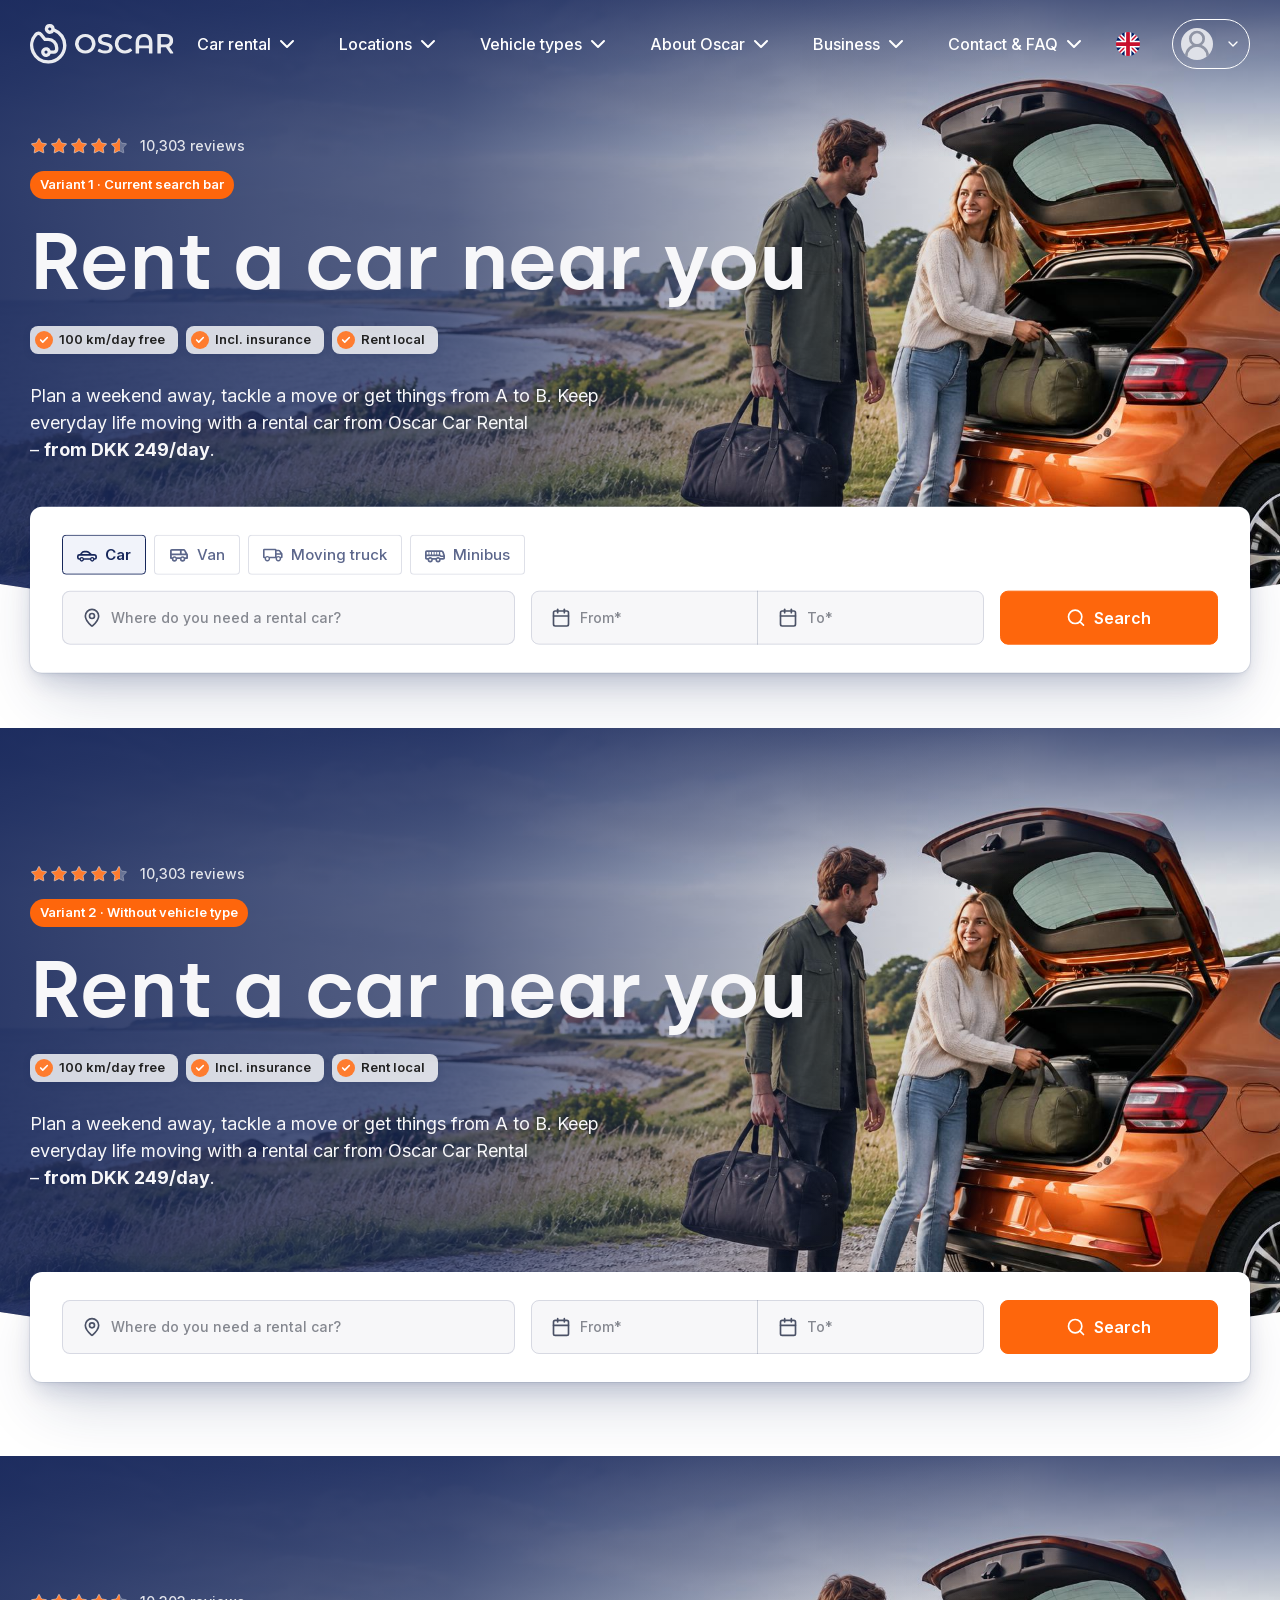
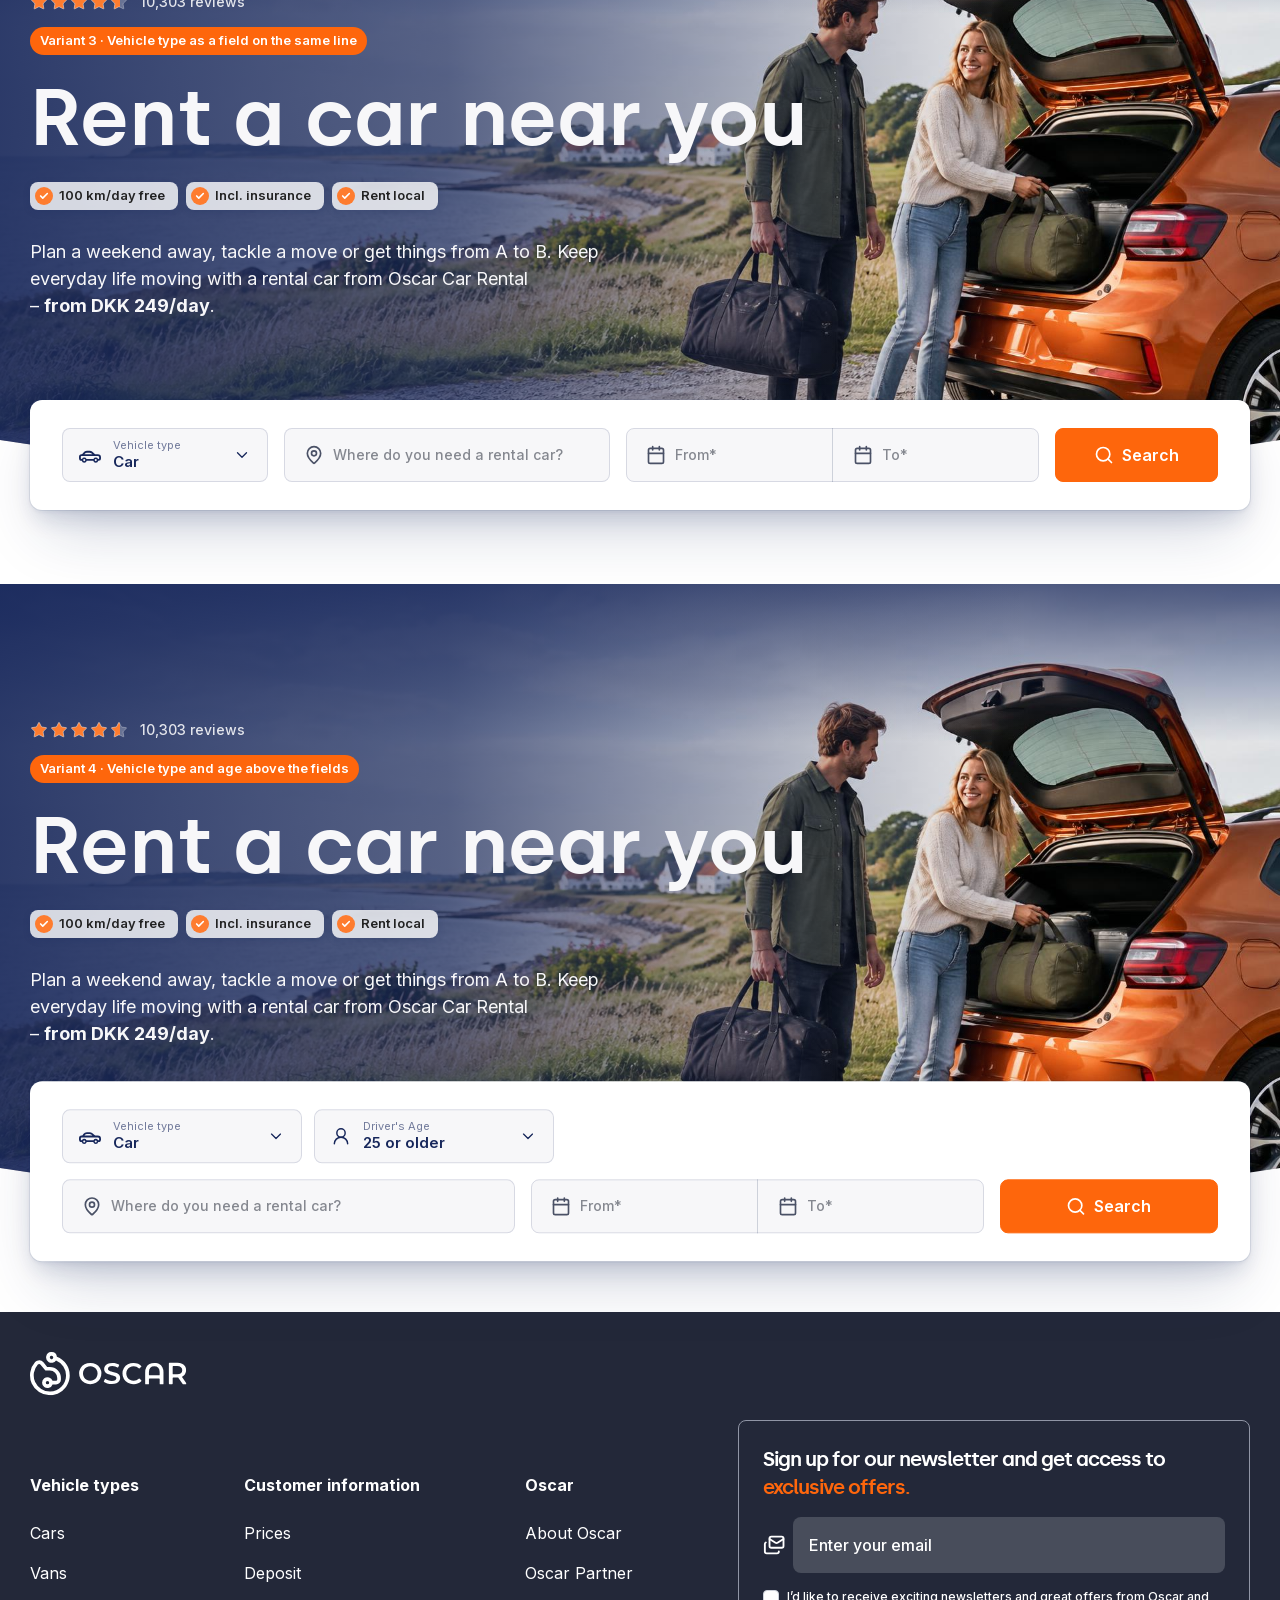
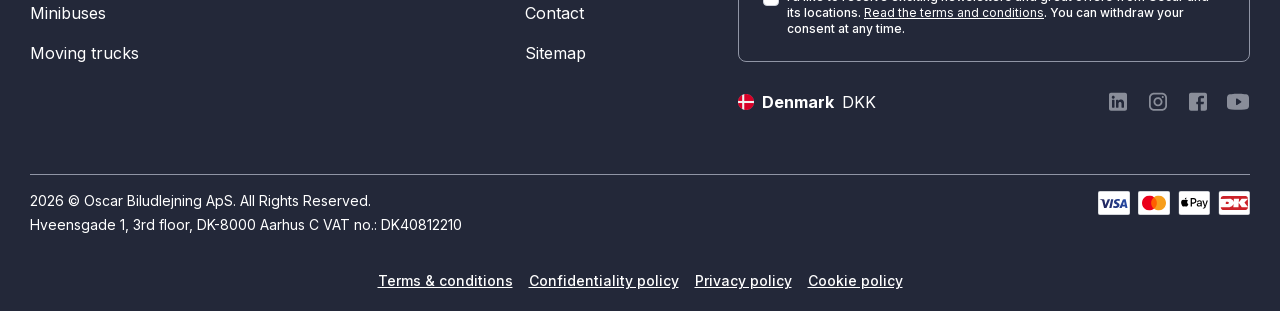
<file: en-search-bars.html>
<!DOCTYPE html><html data-dpl-id="dpl_GKWxXEJ5Hb7vjqqjvTC3D8hdHsFf" lang="en"><head><meta charSet="utf-8"/><meta name="robots" content="noindex, nofollow"/><meta name="viewport" content="width=device-width, initial-scale=1"/><link rel="stylesheet" href="assets/css/0m1dnx261udqd.css"/><link rel="stylesheet" href="assets/css/3ofi92k___c98.css"/><link rel="stylesheet" href="assets/css/custom.css?v=202610121300"/><meta name="next-size-adjust" content=""/><title>Search bars – test | Oscar</title><meta name="description" content="Get an affordable rental car from just DKK 249. Always incl. insurance, 100 free km/day &amp; 24/7 roadside assistance. Find your car now!"/><meta property="og:title" content="Rent a car near you | Car rental from 144+ local locations – Oscar"/><meta property="og:description" content="Get an affordable rental car from just DKK 249. Always incl. insurance, 100 free km/day &amp; 24/7 roadside assistance. Find your car now!"/><meta property="og:url" content="https://hejoscar.dk"/><meta property="og:site_name" content="Oscar"/><meta property="og:image" content="https://a.storyblok.com/f/315301/2250x2250/667766b03c/big-car.jpg"/><meta property="og:type" content="website"/><meta name="twitter:card" content="summary_large_image"/><meta name="twitter:title" content="Rent a car near you | Car rental from 144+ local locations – Oscar"/><meta name="twitter:description" content="Get an affordable rental car from just DKK 249. Always incl. insurance, 100 free km/day &amp; 24/7 roadside assistance. Find your car now!"/><meta name="twitter:image" content="https://a.storyblok.com/f/315301/2250x2250/667766b03c/big-car.jpg"/></head><body class="inter_d4b7ea98-module__N5OFCW__variable silka_273fe654-module__nQlC_a__variable font-inter text-primary antialiased"><div hidden=""><!--$--><!--/$--></div><!--$--><!--/$--><div class="z-max bg-brand-orange-02 animation-delay-500 pointer-events-none fixed top-0 left-0 h-1"></div><div class="flex min-h-screen flex-col"><a class="absolute left-2 z-30 -translate-y-full rounded-lg bg-white p-2 text-sm text-black opacity-0 shadow-md transition-transform focus:translate-y-2 focus:opacity-100" href="#">Skip to content</a><header id="page-header" class="absolute top-0 z-10 w-full font-medium before:bg-white before:transition-all text-white"><nav class="container flex items-center justify-between"><a href="#" class="relative py-2 md:py-6"><svg xmlns="http://www.w3.org/2000/svg" fill="currentColor" viewBox="0 0 125 35" aria-label="Go to the front page" class="w-26 md:w-36 text-white/90"><g clip-path="url(#oscar-logo_svg__a)"><path fill-rule="evenodd" d="M14.748 7.893a4.31 4.31 0 0 0 5.984-1.202A12.93 12.93 0 0 1 28.7 18.655c-.038 6.971-5.73 12.721-12.698 12.82A12.884 12.884 0 0 1 6.252 9.97a1.37 1.37 0 0 1 1.082-.432 1.47 1.47 0 0 1 1.077.54l3.84 4.73h3.537a5.906 5.906 0 0 1 5.9 5.9v1.248a.99.99 0 0 1-.986.986H17.97a4.31 4.31 0 1 0-.003 2.942h2.738a3.93 3.93 0 0 0 3.925-3.926v-1.247a8.85 8.85 0 0 0-8.842-8.843h-2.137l-2.958-3.643A4.4 4.4 0 0 0 5.65 6.91c-.574.23-1.091.58-1.518 1.027l-.052.056a15.817 15.817 0 0 0 11.736 26.42l.231-.001c8.56-.12 15.555-7.181 15.592-15.744A15.88 15.88 0 0 0 21.422 3.804a4.309 4.309 0 0 0-8.507-.335 4.31 4.31 0 0 0 1.833 4.424m1.633-4.726c.225-.151.49-.231.76-.231v.003a1.373 1.373 0 0 1 1.371 1.367 1.37 1.37 0 1 1-2.131-1.14Zm-2.462 19.872a1.37 1.37 0 1 0 1.37 1.37 1.373 1.373 0 0 0-1.37-1.366z" clip-rule="evenodd"></path><path d="M43.462 24.5a8.1 8.1 0 0 1-3.167-3.032 8.72 8.72 0 0 1 0-8.65 8.1 8.1 0 0 1 3.166-3.024q2.013-1.084 4.524-1.084T52.51 9.8a8.1 8.1 0 0 1 3.164 3.013 8.76 8.76 0 0 1 0 8.673A8.1 8.1 0 0 1 52.51 24.5q-2.021 1.09-4.525 1.09-2.503 0-4.523-1.09m7.478-2.322a5.33 5.33 0 0 0 2.063-2.063 6.24 6.24 0 0 0 0-5.936 5.34 5.34 0 0 0-2.063-2.058 6.27 6.27 0 0 0-5.908 0 5.34 5.34 0 0 0-2.063 2.063 6.24 6.24 0 0 0 0 5.937 5.33 5.33 0 0 0 2.063 2.062 6.27 6.27 0 0 0 5.908 0zm10.537 2.867q-1.515-.463-2.492-1.184a.505.505 0 0 1-.148-.609l.64-1.435a.506.506 0 0 1 .732-.224c.622.4 1.292.72 1.994.954.946.332 1.94.503 2.942.506q1.829 0 2.731-.586.903-.586.903-1.546a1.5 1.5 0 0 0-.505-1.161 3.5 3.5 0 0 0-1.277-.715 32 32 0 0 0-2.11-.586 25 25 0 0 1-3.03-.885 5 5 0 0 1-1.994-1.39q-.831-.948-.833-2.566a4.37 4.37 0 0 1 .74-2.473q.738-1.114 2.226-1.768 1.488-.655 3.646-.657c.996 0 1.989.128 2.953.379.749.179 1.47.459 2.142.832a.506.506 0 0 1 .205.632l-.584 1.43a.514.514 0 0 1-.716.253 9.3 9.3 0 0 0-1.75-.685 8.4 8.4 0 0 0-2.273-.329q-1.805 0-2.683.61t-.884 1.617a1.46 1.46 0 0 0 .505 1.15 3.6 3.6 0 0 0 1.277.702q.774.26 2.11.586 1.531.337 3 .884c.77.296 1.457.773 2.004 1.39q.831.937.833 2.526a4.33 4.33 0 0 1-.738 2.46q-.74 1.104-2.24 1.759t-3.656.657a12.5 12.5 0 0 1-3.67-.528m16.433-.546a8.03 8.03 0 0 1-3.141-3.013q-1.137-1.92-1.137-4.336a8.3 8.3 0 0 1 1.148-4.341 8.1 8.1 0 0 1 3.158-3.013 9.2 9.2 0 0 1 4.484-1.086 9.35 9.35 0 0 1 3.68.703 7.6 7.6 0 0 1 2.47 1.665.505.505 0 0 1-.026.721l-1.24 1.166a.516.516 0 0 1-.71-.012 5.7 5.7 0 0 0-4.034-1.572 6.14 6.14 0 0 0-3.024.739 5.3 5.3 0 0 0-2.085 2.051 6.28 6.28 0 0 0 0 5.955 5.3 5.3 0 0 0 2.085 2.05c.928.502 1.97.756 3.024.739a5.66 5.66 0 0 0 4.032-1.588.517.517 0 0 1 .715-.011l1.24 1.18a.506.506 0 0 1 .025.72 7.5 7.5 0 0 1-2.484 1.662 9.45 9.45 0 0 1-3.692.703A9.24 9.24 0 0 1 77.91 24.5Zm24.928-14.925a6 6 0 0 1 2.543 2.567q.903 1.7.903 4.113v8.935a.504.504 0 0 1-.505.506h-2.021a.505.505 0 0 1-.505-.506v-3.548a.504.504 0 0 0-.505-.505h-7.534a.506.506 0 0 0-.505.505v3.548a.506.506 0 0 1-.505.506H92.21a.505.505 0 0 1-.505-.506v-8.935q0-2.414.902-4.113a6 6 0 0 1 2.544-2.567q1.642-.867 3.844-.867c2.202 0 2.749.289 3.843.867m-.112 9.002a.503.503 0 0 0 .505-.506v-2.097q0-2.273-1.124-3.434-1.124-1.16-3.141-1.16-2.022 0-3.142 1.16-1.12 1.161-1.125 3.434v2.092a.505.505 0 0 0 .505.505zm19.266 7.124a.5.5 0 0 1-.418-.22l-3.639-5.234q-.316.03-.631.024h-3.195a.505.505 0 0 0-.505.506v4.399a.504.504 0 0 1-.505.505h-2.021a.507.507 0 0 1-.506-.505V9.153a.504.504 0 0 1 .506-.505h6.241q2.133 0 3.716.704a5.4 5.4 0 0 1 2.425 2.02q.846 1.314.844 3.118 0 1.853-.902 3.188a5.2 5.2 0 0 1-2.054 1.757.5.5 0 0 0-.26.33.5.5 0 0 0 .08.413l3.313 4.728a.505.505 0 0 1-.439.793h-2.05Zm-1.806-13.634q-1.034-.845-3.024-.845h-3.053a.505.505 0 0 0-.505.505v5.52a.504.504 0 0 0 .505.506h3.053q1.993 0 3.024-.856 1.03-.855 1.032-2.426 0-1.56-1.032-2.404"></path></g><defs><clipPath id="oscar-logo_svg__a"><path d="M0 0h124.57v34.41H0z"></path></clipPath></defs></svg></a><nav aria-label="Main" data-orientation="horizontal" dir="ltr" class="hidden justify-center lg:flex z-20 grow self-center"><div style="position:relative"><ul data-orientation="horizontal" class="flex items-center gap-4" dir="ltr"><li class="relative"><button id="radix-_R_19pabsnpfivb_-trigger-radix-_R_79pabsnpfivb_" data-state="closed" aria-expanded="false" aria-controls="radix-_R_19pabsnpfivb_-content-radix-_R_79pabsnpfivb_" class="group flex items-center gap-1 rounded-lg px-3 py-2 outline-hidden focus-visible:ring-2 hover:bg-white/5 data-[state=open]:bg-white/5" data-radix-collection-item="">Car rental<svg xmlns="http://www.w3.org/2000/svg" width="24" height="24" viewBox="0 0 24 24" fill="none" stroke="currentColor" stroke-width="2" stroke-linecap="round" stroke-linejoin="round" class="lucide lucide-chevron-down transition-transform group-data-[state=open]:-rotate-180" aria-hidden="true"><path d="m6 9 6 6 6-6"></path></svg></button><div data-nav-menu id="radix-_R_19pabsnpfivb_-content-radix-_R_79pabsnpfivb_" aria-labelledby="radix-_R_19pabsnpfivb_-trigger-radix-_R_79pabsnpfivb_" data-orientation="horizontal" data-state="closed" class="hidden absolute top-full left-1/2 z-10 w-max min-w-full -translate-x-1/2 pt-2 transition-[scale,translate,opacity] starting:-translate-y-7 starting:scale-90 starting:opacity-0" dir="ltr"><div class="text-primary mt-2 flex w-full gap-2 overflow-hidden rounded-lg border border-gray-100 bg-white p-4 shadow-lg"><div class="flex min-w-[235px] flex-col gap-2"><p class="px-2 py-1 font-bold wrap-break-word hyphens-auto">Car rental</p><a href="#" class="text-tertiary group hover:bg-gray-75 hover:text-primary flex w-full items-center justify-between rounded-sm px-2 py-1"><p class="text-sm wrap-break-word hyphens-auto">Prices</p><svg xmlns="http://www.w3.org/2000/svg" width="24" height="24" viewBox="0 0 24 24" fill="none" stroke="currentColor" stroke-width="2" stroke-linecap="round" stroke-linejoin="round" class="lucide lucide-chevron-right invisible ml-2 size-6 shrink-0 group-hover:visible" aria-hidden="true"><path d="m9 18 6-6-6-6"></path></svg></a><a href="#" class="text-tertiary group hover:bg-gray-75 hover:text-primary flex w-full items-center justify-between rounded-sm px-2 py-1"><p class="text-sm wrap-break-word hyphens-auto">Car subscription</p><svg xmlns="http://www.w3.org/2000/svg" width="24" height="24" viewBox="0 0 24 24" fill="none" stroke="currentColor" stroke-width="2" stroke-linecap="round" stroke-linejoin="round" class="lucide lucide-chevron-right invisible ml-2 size-6 shrink-0 group-hover:visible" aria-hidden="true"><path d="m9 18 6-6-6-6"></path></svg></a><a href="#" class="text-tertiary group hover:bg-gray-75 hover:text-primary flex w-full items-center justify-between rounded-sm px-2 py-1"><p class="text-sm wrap-break-word hyphens-auto">Long-term rental</p><svg xmlns="http://www.w3.org/2000/svg" width="24" height="24" viewBox="0 0 24 24" fill="none" stroke="currentColor" stroke-width="2" stroke-linecap="round" stroke-linejoin="round" class="lucide lucide-chevron-right invisible ml-2 size-6 shrink-0 group-hover:visible" aria-hidden="true"><path d="m9 18 6-6-6-6"></path></svg></a><a href="#" class="text-tertiary group hover:bg-gray-75 hover:text-primary flex w-full items-center justify-between rounded-sm px-2 py-1"><p class="text-sm wrap-break-word hyphens-auto">Loyalty programme</p><svg xmlns="http://www.w3.org/2000/svg" width="24" height="24" viewBox="0 0 24 24" fill="none" stroke="currentColor" stroke-width="2" stroke-linecap="round" stroke-linejoin="round" class="lucide lucide-chevron-right invisible ml-2 size-6 shrink-0 group-hover:visible" aria-hidden="true"><path d="m9 18 6-6-6-6"></path></svg></a></div><div class="flex w-full flex-row justify-between gap-4"></div></div></div></li><li class="relative"><button id="radix-_R_19pabsnpfivb_-trigger-radix-_R_b9pabsnpfivb_" data-state="closed" aria-expanded="false" aria-controls="radix-_R_19pabsnpfivb_-content-radix-_R_b9pabsnpfivb_" class="group flex items-center gap-1 rounded-lg px-3 py-2 outline-hidden focus-visible:ring-2 hover:bg-white/5 data-[state=open]:bg-white/5" data-radix-collection-item="">Locations<svg xmlns="http://www.w3.org/2000/svg" width="24" height="24" viewBox="0 0 24 24" fill="none" stroke="currentColor" stroke-width="2" stroke-linecap="round" stroke-linejoin="round" class="lucide lucide-chevron-down transition-transform group-data-[state=open]:-rotate-180" aria-hidden="true"><path d="m6 9 6 6 6-6"></path></svg></button><div data-nav-menu id="radix-_R_19pabsnpfivb_-content-radix-_R_b9pabsnpfivb_" aria-labelledby="radix-_R_19pabsnpfivb_-trigger-radix-_R_b9pabsnpfivb_" data-orientation="horizontal" data-state="closed" class="hidden absolute top-full left-1/2 z-10 w-max min-w-full -translate-x-1/2 pt-2 transition-[scale,translate,opacity] starting:-translate-y-7 starting:scale-90 starting:opacity-0" dir="ltr"><div class="text-primary mt-2 flex w-full gap-2 overflow-hidden rounded-lg border border-gray-100 bg-white p-4 shadow-lg"><div class="flex min-w-[235px] flex-col gap-2"><p class="px-2 py-1 font-bold wrap-break-word hyphens-auto">Locations</p><a href="#" class="text-tertiary group hover:bg-gray-75 hover:text-primary flex w-full items-center justify-between rounded-sm px-2 py-1"><p class="text-sm wrap-break-word hyphens-auto">See all locations</p><svg xmlns="http://www.w3.org/2000/svg" width="24" height="24" viewBox="0 0 24 24" fill="none" stroke="currentColor" stroke-width="2" stroke-linecap="round" stroke-linejoin="round" class="lucide lucide-chevron-right invisible ml-2 size-6 shrink-0 group-hover:visible" aria-hidden="true"><path d="m9 18 6-6-6-6"></path></svg></a><a href="en-aarhus-n.html" data-loc-link class="text-tertiary group hover:bg-gray-75 hover:text-primary flex w-full items-center justify-between rounded-sm px-2 py-1"><p class="text-sm wrap-break-word hyphens-auto">Location page</p><svg xmlns="http://www.w3.org/2000/svg" width="24" height="24" viewBox="0 0 24 24" fill="none" stroke="currentColor" stroke-width="2" stroke-linecap="round" stroke-linejoin="round" class="lucide lucide-chevron-right invisible ml-2 size-6 shrink-0 group-hover:visible" aria-hidden="true"><path d="m9 18 6-6-6-6"></path></svg></a><a href="marshfield.html" data-loc-link class="text-tertiary group hover:bg-gray-75 hover:text-primary flex w-full items-center justify-between rounded-sm px-2 py-1"><p class="text-sm wrap-break-word hyphens-auto">Location page (US)</p><svg xmlns="http://www.w3.org/2000/svg" width="24" height="24" viewBox="0 0 24 24" fill="none" stroke="currentColor" stroke-width="2" stroke-linecap="round" stroke-linejoin="round" class="lucide lucide-chevron-right invisible ml-2 size-6 shrink-0 group-hover:visible" aria-hidden="true"><path d="m9 18 6-6-6-6"></path></svg></a><a href="#" class="text-tertiary group hover:bg-gray-75 hover:text-primary flex w-full items-center justify-between rounded-sm px-2 py-1"><p class="text-sm wrap-break-word hyphens-auto">Copenhagen</p><svg xmlns="http://www.w3.org/2000/svg" width="24" height="24" viewBox="0 0 24 24" fill="none" stroke="currentColor" stroke-width="2" stroke-linecap="round" stroke-linejoin="round" class="lucide lucide-chevron-right invisible ml-2 size-6 shrink-0 group-hover:visible" aria-hidden="true"><path d="m9 18 6-6-6-6"></path></svg></a><a href="#" class="text-tertiary group hover:bg-gray-75 hover:text-primary flex w-full items-center justify-between rounded-sm px-2 py-1"><p class="text-sm wrap-break-word hyphens-auto">Aarhus</p><svg xmlns="http://www.w3.org/2000/svg" width="24" height="24" viewBox="0 0 24 24" fill="none" stroke="currentColor" stroke-width="2" stroke-linecap="round" stroke-linejoin="round" class="lucide lucide-chevron-right invisible ml-2 size-6 shrink-0 group-hover:visible" aria-hidden="true"><path d="m9 18 6-6-6-6"></path></svg></a><a href="#" class="text-tertiary group hover:bg-gray-75 hover:text-primary flex w-full items-center justify-between rounded-sm px-2 py-1"><p class="text-sm wrap-break-word hyphens-auto">Odense</p><svg xmlns="http://www.w3.org/2000/svg" width="24" height="24" viewBox="0 0 24 24" fill="none" stroke="currentColor" stroke-width="2" stroke-linecap="round" stroke-linejoin="round" class="lucide lucide-chevron-right invisible ml-2 size-6 shrink-0 group-hover:visible" aria-hidden="true"><path d="m9 18 6-6-6-6"></path></svg></a><a href="#" class="text-tertiary group hover:bg-gray-75 hover:text-primary flex w-full items-center justify-between rounded-sm px-2 py-1"><p class="text-sm wrap-break-word hyphens-auto">Aalborg</p><svg xmlns="http://www.w3.org/2000/svg" width="24" height="24" viewBox="0 0 24 24" fill="none" stroke="currentColor" stroke-width="2" stroke-linecap="round" stroke-linejoin="round" class="lucide lucide-chevron-right invisible ml-2 size-6 shrink-0 group-hover:visible" aria-hidden="true"><path d="m9 18 6-6-6-6"></path></svg></a><a href="#" class="text-tertiary group hover:bg-gray-75 hover:text-primary flex w-full items-center justify-between rounded-sm px-2 py-1"><p class="text-sm wrap-break-word hyphens-auto">Esbjerg</p><svg xmlns="http://www.w3.org/2000/svg" width="24" height="24" viewBox="0 0 24 24" fill="none" stroke="currentColor" stroke-width="2" stroke-linecap="round" stroke-linejoin="round" class="lucide lucide-chevron-right invisible ml-2 size-6 shrink-0 group-hover:visible" aria-hidden="true"><path d="m9 18 6-6-6-6"></path></svg></a></div><div class="flex w-full flex-row justify-between gap-4"></div></div></div></li><li class="relative"><button id="radix-_R_19pabsnpfivb_-trigger-radix-_R_f9pabsnpfivb_" data-state="closed" aria-expanded="false" aria-controls="radix-_R_19pabsnpfivb_-content-radix-_R_f9pabsnpfivb_" class="group flex items-center gap-1 rounded-lg px-3 py-2 outline-hidden focus-visible:ring-2 hover:bg-white/5 data-[state=open]:bg-white/5" data-radix-collection-item="">Vehicle types<svg xmlns="http://www.w3.org/2000/svg" width="24" height="24" viewBox="0 0 24 24" fill="none" stroke="currentColor" stroke-width="2" stroke-linecap="round" stroke-linejoin="round" class="lucide lucide-chevron-down transition-transform group-data-[state=open]:-rotate-180" aria-hidden="true"><path d="m6 9 6 6 6-6"></path></svg></button><div data-nav-menu id="radix-_R_19pabsnpfivb_-content-radix-_R_f9pabsnpfivb_" aria-labelledby="radix-_R_19pabsnpfivb_-trigger-radix-_R_f9pabsnpfivb_" data-orientation="horizontal" data-state="closed" class="hidden absolute top-full left-1/2 z-10 w-max min-w-full -translate-x-1/2 pt-2 transition-[scale,translate,opacity] starting:-translate-y-7 starting:scale-90 starting:opacity-0" dir="ltr"><div class="text-primary mt-2 flex w-full gap-2 overflow-hidden rounded-lg border border-gray-100 bg-white p-4 shadow-lg"><div class="flex min-w-[235px] flex-col gap-2"><p class="px-2 py-1 font-bold wrap-break-word hyphens-auto">Vehicle types</p><a href="#" class="text-tertiary group hover:bg-gray-75 hover:text-primary flex w-full items-center justify-between rounded-sm px-2 py-1"><p class="text-sm wrap-break-word hyphens-auto">Cars</p><svg xmlns="http://www.w3.org/2000/svg" width="24" height="24" viewBox="0 0 24 24" fill="none" stroke="currentColor" stroke-width="2" stroke-linecap="round" stroke-linejoin="round" class="lucide lucide-chevron-right invisible ml-2 size-6 shrink-0 group-hover:visible" aria-hidden="true"><path d="m9 18 6-6-6-6"></path></svg></a><a href="#" class="text-tertiary group hover:bg-gray-75 hover:text-primary flex w-full items-center justify-between rounded-sm px-2 py-1"><p class="text-sm wrap-break-word hyphens-auto">Vans</p><svg xmlns="http://www.w3.org/2000/svg" width="24" height="24" viewBox="0 0 24 24" fill="none" stroke="currentColor" stroke-width="2" stroke-linecap="round" stroke-linejoin="round" class="lucide lucide-chevron-right invisible ml-2 size-6 shrink-0 group-hover:visible" aria-hidden="true"><path d="m9 18 6-6-6-6"></path></svg></a><a href="#" class="text-tertiary group hover:bg-gray-75 hover:text-primary flex w-full items-center justify-between rounded-sm px-2 py-1"><p class="text-sm wrap-break-word hyphens-auto">Moving trucks</p><svg xmlns="http://www.w3.org/2000/svg" width="24" height="24" viewBox="0 0 24 24" fill="none" stroke="currentColor" stroke-width="2" stroke-linecap="round" stroke-linejoin="round" class="lucide lucide-chevron-right invisible ml-2 size-6 shrink-0 group-hover:visible" aria-hidden="true"><path d="m9 18 6-6-6-6"></path></svg></a><a href="#" class="text-tertiary group hover:bg-gray-75 hover:text-primary flex w-full items-center justify-between rounded-sm px-2 py-1"><p class="text-sm wrap-break-word hyphens-auto">Minibuses</p><svg xmlns="http://www.w3.org/2000/svg" width="24" height="24" viewBox="0 0 24 24" fill="none" stroke="currentColor" stroke-width="2" stroke-linecap="round" stroke-linejoin="round" class="lucide lucide-chevron-right invisible ml-2 size-6 shrink-0 group-hover:visible" aria-hidden="true"><path d="m9 18 6-6-6-6"></path></svg></a><a href="#" class="text-tertiary group hover:bg-gray-75 hover:text-primary flex w-full items-center justify-between rounded-sm px-2 py-1"><p class="text-sm wrap-break-word hyphens-auto">Trailers</p><svg xmlns="http://www.w3.org/2000/svg" width="24" height="24" viewBox="0 0 24 24" fill="none" stroke="currentColor" stroke-width="2" stroke-linecap="round" stroke-linejoin="round" class="lucide lucide-chevron-right invisible ml-2 size-6 shrink-0 group-hover:visible" aria-hidden="true"><path d="m9 18 6-6-6-6"></path></svg></a><a href="#" class="text-tertiary group hover:bg-gray-75 hover:text-primary flex w-full items-center justify-between rounded-sm px-2 py-1"><p class="text-sm wrap-break-word hyphens-auto">Car transporters</p><svg xmlns="http://www.w3.org/2000/svg" width="24" height="24" viewBox="0 0 24 24" fill="none" stroke="currentColor" stroke-width="2" stroke-linecap="round" stroke-linejoin="round" class="lucide lucide-chevron-right invisible ml-2 size-6 shrink-0 group-hover:visible" aria-hidden="true"><path d="m9 18 6-6-6-6"></path></svg></a></div><div class="flex w-full flex-row justify-between gap-4"></div></div></div></li><li class="relative"><button id="radix-_R_19pabsnpfivb_-trigger-radix-_R_j9pabsnpfivb_" data-state="closed" aria-expanded="false" aria-controls="radix-_R_19pabsnpfivb_-content-radix-_R_j9pabsnpfivb_" class="group flex items-center gap-1 rounded-lg px-3 py-2 outline-hidden focus-visible:ring-2 hover:bg-white/5 data-[state=open]:bg-white/5" data-radix-collection-item="">About Oscar<svg xmlns="http://www.w3.org/2000/svg" width="24" height="24" viewBox="0 0 24 24" fill="none" stroke="currentColor" stroke-width="2" stroke-linecap="round" stroke-linejoin="round" class="lucide lucide-chevron-down transition-transform group-data-[state=open]:-rotate-180" aria-hidden="true"><path d="m6 9 6 6 6-6"></path></svg></button><div data-nav-menu id="radix-_R_19pabsnpfivb_-content-radix-_R_j9pabsnpfivb_" aria-labelledby="radix-_R_19pabsnpfivb_-trigger-radix-_R_j9pabsnpfivb_" data-orientation="horizontal" data-state="closed" class="hidden absolute top-full left-1/2 z-10 w-max min-w-full -translate-x-1/2 pt-2 transition-[scale,translate,opacity] starting:-translate-y-7 starting:scale-90 starting:opacity-0" dir="ltr"><div class="text-primary mt-2 flex w-full gap-2 overflow-hidden rounded-lg border border-gray-100 bg-white p-4 shadow-lg"><div class="flex min-w-[235px] flex-col gap-2"><p class="px-2 py-1 font-bold wrap-break-word hyphens-auto">About Oscar</p><a href="#" class="text-tertiary group hover:bg-gray-75 hover:text-primary flex w-full items-center justify-between rounded-sm px-2 py-1"><p class="text-sm wrap-break-word hyphens-auto">About Oscar</p><svg xmlns="http://www.w3.org/2000/svg" width="24" height="24" viewBox="0 0 24 24" fill="none" stroke="currentColor" stroke-width="2" stroke-linecap="round" stroke-linejoin="round" class="lucide lucide-chevron-right invisible ml-2 size-6 shrink-0 group-hover:visible" aria-hidden="true"><path d="m9 18 6-6-6-6"></path></svg></a><a href="#" class="text-tertiary group hover:bg-gray-75 hover:text-primary flex w-full items-center justify-between rounded-sm px-2 py-1"><p class="text-sm wrap-break-word hyphens-auto">Awards</p><svg xmlns="http://www.w3.org/2000/svg" width="24" height="24" viewBox="0 0 24 24" fill="none" stroke="currentColor" stroke-width="2" stroke-linecap="round" stroke-linejoin="round" class="lucide lucide-chevron-right invisible ml-2 size-6 shrink-0 group-hover:visible" aria-hidden="true"><path d="m9 18 6-6-6-6"></path></svg></a><a href="en-search-bars.html" data-sb-link class="text-tertiary group hover:bg-gray-75 hover:text-primary flex w-full items-center justify-between rounded-sm px-2 py-1"><p class="text-sm wrap-break-word hyphens-auto">Search Bars</p><svg xmlns="http://www.w3.org/2000/svg" width="24" height="24" viewBox="0 0 24 24" fill="none" stroke="currentColor" stroke-width="2" stroke-linecap="round" stroke-linejoin="round" class="lucide lucide-chevron-right invisible ml-2 size-6 shrink-0 group-hover:visible" aria-hidden="true"><path d="m9 18 6-6-6-6"></path></svg></a><a href="#" class="text-tertiary group hover:bg-gray-75 hover:text-primary flex w-full items-center justify-between rounded-sm px-2 py-1"><p class="text-sm wrap-break-word hyphens-auto">Oscar partner</p><svg xmlns="http://www.w3.org/2000/svg" width="24" height="24" viewBox="0 0 24 24" fill="none" stroke="currentColor" stroke-width="2" stroke-linecap="round" stroke-linejoin="round" class="lucide lucide-chevron-right invisible ml-2 size-6 shrink-0 group-hover:visible" aria-hidden="true"><path d="m9 18 6-6-6-6"></path></svg></a><a href="#" class="text-tertiary group hover:bg-gray-75 hover:text-primary flex w-full items-center justify-between rounded-sm px-2 py-1"><p class="text-sm wrap-break-word hyphens-auto">Sponsorships</p><svg xmlns="http://www.w3.org/2000/svg" width="24" height="24" viewBox="0 0 24 24" fill="none" stroke="currentColor" stroke-width="2" stroke-linecap="round" stroke-linejoin="round" class="lucide lucide-chevron-right invisible ml-2 size-6 shrink-0 group-hover:visible" aria-hidden="true"><path d="m9 18 6-6-6-6"></path></svg></a></div><div class="flex w-full flex-row justify-between gap-4"></div></div></div></li><li class="relative"><button id="radix-_R_19pabsnpfivb_-trigger-radix-_R_n9pabsnpfivb_" data-state="closed" aria-expanded="false" aria-controls="radix-_R_19pabsnpfivb_-content-radix-_R_n9pabsnpfivb_" class="group flex items-center gap-1 rounded-lg px-3 py-2 outline-hidden focus-visible:ring-2 hover:bg-white/5 data-[state=open]:bg-white/5" data-radix-collection-item="">Business<svg xmlns="http://www.w3.org/2000/svg" width="24" height="24" viewBox="0 0 24 24" fill="none" stroke="currentColor" stroke-width="2" stroke-linecap="round" stroke-linejoin="round" class="lucide lucide-chevron-down transition-transform group-data-[state=open]:-rotate-180" aria-hidden="true"><path d="m6 9 6 6 6-6"></path></svg></button><div data-nav-menu id="radix-_R_19pabsnpfivb_-content-radix-_R_n9pabsnpfivb_" aria-labelledby="radix-_R_19pabsnpfivb_-trigger-radix-_R_n9pabsnpfivb_" data-orientation="horizontal" data-state="closed" class="hidden absolute top-full left-1/2 z-10 w-max min-w-full -translate-x-1/2 pt-2 transition-[scale,translate,opacity] starting:-translate-y-7 starting:scale-90 starting:opacity-0" dir="ltr"><div class="text-primary mt-2 flex w-full gap-2 overflow-hidden rounded-lg border border-gray-100 bg-white p-4 shadow-lg"><div class="flex min-w-[235px] flex-col gap-2"><p class="px-2 py-1 font-bold wrap-break-word hyphens-auto">Business</p><a href="#" class="text-tertiary group hover:bg-gray-75 hover:text-primary flex w-full items-center justify-between rounded-sm px-2 py-1"><p class="text-sm wrap-break-word hyphens-auto">Car rental for business</p><svg xmlns="http://www.w3.org/2000/svg" width="24" height="24" viewBox="0 0 24 24" fill="none" stroke="currentColor" stroke-width="2" stroke-linecap="round" stroke-linejoin="round" class="lucide lucide-chevron-right invisible ml-2 size-6 shrink-0 group-hover:visible" aria-hidden="true"><path d="m9 18 6-6-6-6"></path></svg></a><a href="#" class="text-tertiary group hover:bg-gray-75 hover:text-primary flex w-full items-center justify-between rounded-sm px-2 py-1"><p class="text-sm wrap-break-word hyphens-auto">Invoice payment</p><svg xmlns="http://www.w3.org/2000/svg" width="24" height="24" viewBox="0 0 24 24" fill="none" stroke="currentColor" stroke-width="2" stroke-linecap="round" stroke-linejoin="round" class="lucide lucide-chevron-right invisible ml-2 size-6 shrink-0 group-hover:visible" aria-hidden="true"><path d="m9 18 6-6-6-6"></path></svg></a></div><div class="flex w-full flex-row justify-between gap-4"></div></div></div></li><li class="relative"><button id="radix-_R_19pabsnpfivb_-trigger-radix-_R_r9pabsnpfivb_" data-state="closed" aria-expanded="false" aria-controls="radix-_R_19pabsnpfivb_-content-radix-_R_r9pabsnpfivb_" class="group flex items-center gap-1 rounded-lg px-3 py-2 outline-hidden focus-visible:ring-2 hover:bg-white/5 data-[state=open]:bg-white/5" data-radix-collection-item="">Contact &amp; FAQ<svg xmlns="http://www.w3.org/2000/svg" width="24" height="24" viewBox="0 0 24 24" fill="none" stroke="currentColor" stroke-width="2" stroke-linecap="round" stroke-linejoin="round" class="lucide lucide-chevron-down transition-transform group-data-[state=open]:-rotate-180" aria-hidden="true"><path d="m6 9 6 6 6-6"></path></svg></button><div data-nav-menu id="radix-_R_19pabsnpfivb_-content-radix-_R_r9pabsnpfivb_" aria-labelledby="radix-_R_19pabsnpfivb_-trigger-radix-_R_r9pabsnpfivb_" data-orientation="horizontal" data-state="closed" class="hidden absolute top-full left-1/2 z-10 w-max min-w-full -translate-x-1/2 pt-2 transition-[scale,translate,opacity] starting:-translate-y-7 starting:scale-90 starting:opacity-0" dir="ltr"><div class="text-primary mt-2 flex w-full gap-2 overflow-hidden rounded-lg border border-gray-100 bg-white p-4 shadow-lg"><div class="flex min-w-[235px] flex-col gap-2"><p class="px-2 py-1 font-bold wrap-break-word hyphens-auto">Contact &amp; FAQ</p><a href="#" class="text-tertiary group hover:bg-gray-75 hover:text-primary flex w-full items-center justify-between rounded-sm px-2 py-1"><p class="text-sm wrap-break-word hyphens-auto">Contact</p><svg xmlns="http://www.w3.org/2000/svg" width="24" height="24" viewBox="0 0 24 24" fill="none" stroke="currentColor" stroke-width="2" stroke-linecap="round" stroke-linejoin="round" class="lucide lucide-chevron-right invisible ml-2 size-6 shrink-0 group-hover:visible" aria-hidden="true"><path d="m9 18 6-6-6-6"></path></svg></a><a href="#" class="text-tertiary group hover:bg-gray-75 hover:text-primary flex w-full items-center justify-between rounded-sm px-2 py-1"><p class="text-sm wrap-break-word hyphens-auto">Help centre &amp; FAQ</p><svg xmlns="http://www.w3.org/2000/svg" width="24" height="24" viewBox="0 0 24 24" fill="none" stroke="currentColor" stroke-width="2" stroke-linecap="round" stroke-linejoin="round" class="lucide lucide-chevron-right invisible ml-2 size-6 shrink-0 group-hover:visible" aria-hidden="true"><path d="m9 18 6-6-6-6"></path></svg></a><button type="button" class="font-toggle" data-font-toggle aria-pressed="false"><span>Change font</span><span class="font-toggle__value" data-font-label>Silka + Inter</span></button></div><div class="flex w-full flex-row justify-between gap-4"></div></div></div></li></ul></div></nav><div class="relative flex items-center lg:gap-6"><div class="lang-switch relative"><button aria-label="Change language" class="cursor-pointer rounded-full p-2 transition-colors hover:bg-gray-600 focus:ring-2 focus:ring-offset-2 focus:outline-hidden" type="button" aria-haspopup="true" aria-expanded="false" aria-controls="radix-_R_3ppabsnpfivb_" data-state="closed"><svg xmlns="http://www.w3.org/2000/svg" viewBox="0 0 32 32" class="size-6" aria-hidden="true"><defs><clipPath id="flag-uk-btn"><circle cx="16" cy="16" r="16"/></clipPath></defs><g clip-path="url(#flag-uk-btn)"><path fill="#012169" d="M0 0h32v32H0z"/><path stroke="#FFFFFF" stroke-width="6" d="M0 0l32 32M32 0L0 32"/><path stroke="#C8102E" stroke-width="2" d="M0 0l32 32M32 0L0 32"/><path stroke="#FFFFFF" stroke-width="9" d="M16 0v32M0 16h32"/><path stroke="#C8102E" stroke-width="5" d="M16 0v32M0 16h32"/></g></svg></button><div data-nav-menu class="lang-menu hidden absolute top-full right-0 z-10 w-max pt-2"><div class="lang-menu__panel"><a href="search-bars.html" hreflang="da" lang="da" class="lang-menu__item"><svg aria-hidden="true" xmlns="http://www.w3.org/2000/svg" fill="none" viewBox="0 0 32 32" class="size-6"><g clip-path="url(#flag-denmark-menu)"><path fill="#F0F0F0" d="M16 32c8.837 0 16-7.163 16-16S24.837 0 16 0 0 7.164 0 16s7.163 16 16 16"></path><path fill="#D80027" d="M12.524 13.913h19.342C30.844 6.063 24.131 0 16.002 0c-1.195 0-2.359.132-3.479.38zM8.35 13.913V1.945C3.955 4.342.81 8.74.136 13.913zM8.349 18.087H.137c.674 5.173 3.819 9.57 8.212 11.967zM12.523 18.087V31.62c1.12.248 2.284.38 3.479.38 8.129 0 14.842-6.063 15.864-13.913z"></path></g><defs><clipPath id="flag-denmark-menu"><path fill="#fff" d="M0 0h32v32H0z"></path></clipPath></defs></svg><span>Dansk</span></a><a href="en-search-bars.html" hreflang="en" lang="en" class="lang-menu__item" aria-current="page"><svg xmlns="http://www.w3.org/2000/svg" viewBox="0 0 32 32" class="size-6" aria-hidden="true"><defs><clipPath id="flag-uk-menu"><circle cx="16" cy="16" r="16"/></clipPath></defs><g clip-path="url(#flag-uk-menu)"><path fill="#012169" d="M0 0h32v32H0z"/><path stroke="#FFFFFF" stroke-width="6" d="M0 0l32 32M32 0L0 32"/><path stroke="#C8102E" stroke-width="2" d="M0 0l32 32M32 0L0 32"/><path stroke="#FFFFFF" stroke-width="9" d="M16 0v32M0 16h32"/><path stroke="#C8102E" stroke-width="5" d="M16 0v32M0 16h32"/></g></svg><span>English</span></a></div></div></div><p id="radix-_R_3ppabsnpfivbH2_" class="sr-only">Change language</p><button class="group hidden cursor-pointer items-center gap-3 rounded-full border border-white p-2 lg:flex" type="button" aria-label="Open navigation menu" id="radix-_R_5ppabsnpfivb_" aria-haspopup="menu" aria-expanded="false" data-state="closed"><span class="size-8 overflow-hidden rounded-full bg-gray-100 lg:block"><svg xmlns="http://www.w3.org/2000/svg" width="24" height="24" viewBox="0 0 24 24" fill="none" stroke="currentColor" stroke-width="2" stroke-linecap="round" stroke-linejoin="round" class="lucide lucide-user-round size-full text-gray-500" aria-hidden="true"><circle cx="12" cy="8" r="5"></circle><path d="M20 21a8 8 0 0 0-16 0"></path></svg></span><svg xmlns="http://www.w3.org/2000/svg" width="24" height="24" viewBox="0 0 24 24" fill="none" stroke="currentColor" stroke-width="2" stroke-linecap="round" stroke-linejoin="round" class="lucide lucide-chevron-down size-4 text-white transition-transform group-data-[state=open]:-rotate-180" aria-hidden="true"><path d="m6 9 6 6 6-6"></path></svg></button><button class="size-12 p-3 lg:hidden" title="Open navigation menu" type="button" aria-haspopup="dialog" aria-expanded="false" aria-controls="radix-_R_7ppabsnpfivb_" data-state="closed"><svg xmlns="http://www.w3.org/2000/svg" width="24" height="24" viewBox="0 0 24 24" fill="none" stroke="currentColor" stroke-width="2" stroke-linecap="round" stroke-linejoin="round" class="lucide lucide-menu size-full" aria-hidden="true"><path d="M4 5h16"></path><path d="M4 12h16"></path><path d="M4 19h16"></path></svg></button></div></nav></header><main id="a11y-main-content" class="flex-1"><section data-sb-variant="1" class="relative h-140 md:h-158 mb-38 lg:mb-24"><div class="hero-curve"><img alt="A couple packing luggage into an orange car by the coast" decoding="async" data-nimg="fill" class="absolute inset-0 object-cover" style="position:absolute;height:100%;width:100%;left:0;top:0;right:0;bottom:0;color:transparent" src="assets/img/oscar-hero.jpg"/><div class="absolute inset-0 bg-linear-to-b from-black from-20% via-black/60 to-black/0 md:via-none md:from-black/80 md:from-0% h-[80%] lg:h-full"></div></div><div class="relative container flex flex-col justify-center gap-4 bottom-0 h-2/3 md:bottom-4 md:h-4/5 lg:h-full"><div class="md:w-2/3"><div class="flex flex-col gap-2"><div class="hero-proof"><a href="#" class="hero-rating" aria-label="Rated 4.5 out of 5 based on 10,303 reviews"><span class="hero-rating__stars" style="--rating: 4.5"><span class="hero-rating__empty"><svg viewBox="0 0 24 24" aria-hidden="true"><path d="M11.525 2.295a.53.53 0 0 1 .95 0l2.31 4.679a2.123 2.123 0 0 0 1.595 1.16l5.166.756a.53.53 0 0 1 .294.904l-3.736 3.638a2.123 2.123 0 0 0-.611 1.878l.882 5.14a.53.53 0 0 1-.771.56l-4.618-2.428a2.122 2.122 0 0 0-1.973 0L6.396 21.01a.53.53 0 0 1-.77-.56l.881-5.139a2.122 2.122 0 0 0-.611-1.879L2.16 9.795a.53.53 0 0 1 .294-.906l5.165-.755a2.122 2.122 0 0 0 1.597-1.16z"/></svg><svg viewBox="0 0 24 24" aria-hidden="true"><path d="M11.525 2.295a.53.53 0 0 1 .95 0l2.31 4.679a2.123 2.123 0 0 0 1.595 1.16l5.166.756a.53.53 0 0 1 .294.904l-3.736 3.638a2.123 2.123 0 0 0-.611 1.878l.882 5.14a.53.53 0 0 1-.771.56l-4.618-2.428a2.122 2.122 0 0 0-1.973 0L6.396 21.01a.53.53 0 0 1-.77-.56l.881-5.139a2.122 2.122 0 0 0-.611-1.879L2.16 9.795a.53.53 0 0 1 .294-.906l5.165-.755a2.122 2.122 0 0 0 1.597-1.16z"/></svg><svg viewBox="0 0 24 24" aria-hidden="true"><path d="M11.525 2.295a.53.53 0 0 1 .95 0l2.31 4.679a2.123 2.123 0 0 0 1.595 1.16l5.166.756a.53.53 0 0 1 .294.904l-3.736 3.638a2.123 2.123 0 0 0-.611 1.878l.882 5.14a.53.53 0 0 1-.771.56l-4.618-2.428a2.122 2.122 0 0 0-1.973 0L6.396 21.01a.53.53 0 0 1-.77-.56l.881-5.139a2.122 2.122 0 0 0-.611-1.879L2.16 9.795a.53.53 0 0 1 .294-.906l5.165-.755a2.122 2.122 0 0 0 1.597-1.16z"/></svg><svg viewBox="0 0 24 24" aria-hidden="true"><path d="M11.525 2.295a.53.53 0 0 1 .95 0l2.31 4.679a2.123 2.123 0 0 0 1.595 1.16l5.166.756a.53.53 0 0 1 .294.904l-3.736 3.638a2.123 2.123 0 0 0-.611 1.878l.882 5.14a.53.53 0 0 1-.771.56l-4.618-2.428a2.122 2.122 0 0 0-1.973 0L6.396 21.01a.53.53 0 0 1-.77-.56l.881-5.139a2.122 2.122 0 0 0-.611-1.879L2.16 9.795a.53.53 0 0 1 .294-.906l5.165-.755a2.122 2.122 0 0 0 1.597-1.16z"/></svg><svg viewBox="0 0 24 24" aria-hidden="true"><path d="M11.525 2.295a.53.53 0 0 1 .95 0l2.31 4.679a2.123 2.123 0 0 0 1.595 1.16l5.166.756a.53.53 0 0 1 .294.904l-3.736 3.638a2.123 2.123 0 0 0-.611 1.878l.882 5.14a.53.53 0 0 1-.771.56l-4.618-2.428a2.122 2.122 0 0 0-1.973 0L6.396 21.01a.53.53 0 0 1-.77-.56l.881-5.139a2.122 2.122 0 0 0-.611-1.879L2.16 9.795a.53.53 0 0 1 .294-.906l5.165-.755a2.122 2.122 0 0 0 1.597-1.16z"/></svg></span><span class="hero-rating__filled"><svg viewBox="0 0 24 24" aria-hidden="true"><path d="M11.525 2.295a.53.53 0 0 1 .95 0l2.31 4.679a2.123 2.123 0 0 0 1.595 1.16l5.166.756a.53.53 0 0 1 .294.904l-3.736 3.638a2.123 2.123 0 0 0-.611 1.878l.882 5.14a.53.53 0 0 1-.771.56l-4.618-2.428a2.122 2.122 0 0 0-1.973 0L6.396 21.01a.53.53 0 0 1-.77-.56l.881-5.139a2.122 2.122 0 0 0-.611-1.879L2.16 9.795a.53.53 0 0 1 .294-.906l5.165-.755a2.122 2.122 0 0 0 1.597-1.16z"/></svg><svg viewBox="0 0 24 24" aria-hidden="true"><path d="M11.525 2.295a.53.53 0 0 1 .95 0l2.31 4.679a2.123 2.123 0 0 0 1.595 1.16l5.166.756a.53.53 0 0 1 .294.904l-3.736 3.638a2.123 2.123 0 0 0-.611 1.878l.882 5.14a.53.53 0 0 1-.771.56l-4.618-2.428a2.122 2.122 0 0 0-1.973 0L6.396 21.01a.53.53 0 0 1-.77-.56l.881-5.139a2.122 2.122 0 0 0-.611-1.879L2.16 9.795a.53.53 0 0 1 .294-.906l5.165-.755a2.122 2.122 0 0 0 1.597-1.16z"/></svg><svg viewBox="0 0 24 24" aria-hidden="true"><path d="M11.525 2.295a.53.53 0 0 1 .95 0l2.31 4.679a2.123 2.123 0 0 0 1.595 1.16l5.166.756a.53.53 0 0 1 .294.904l-3.736 3.638a2.123 2.123 0 0 0-.611 1.878l.882 5.14a.53.53 0 0 1-.771.56l-4.618-2.428a2.122 2.122 0 0 0-1.973 0L6.396 21.01a.53.53 0 0 1-.77-.56l.881-5.139a2.122 2.122 0 0 0-.611-1.879L2.16 9.795a.53.53 0 0 1 .294-.906l5.165-.755a2.122 2.122 0 0 0 1.597-1.16z"/></svg><svg viewBox="0 0 24 24" aria-hidden="true"><path d="M11.525 2.295a.53.53 0 0 1 .95 0l2.31 4.679a2.123 2.123 0 0 0 1.595 1.16l5.166.756a.53.53 0 0 1 .294.904l-3.736 3.638a2.123 2.123 0 0 0-.611 1.878l.882 5.14a.53.53 0 0 1-.771.56l-4.618-2.428a2.122 2.122 0 0 0-1.973 0L6.396 21.01a.53.53 0 0 1-.77-.56l.881-5.139a2.122 2.122 0 0 0-.611-1.879L2.16 9.795a.53.53 0 0 1 .294-.906l5.165-.755a2.122 2.122 0 0 0 1.597-1.16z"/></svg><svg viewBox="0 0 24 24" aria-hidden="true"><path d="M11.525 2.295a.53.53 0 0 1 .95 0l2.31 4.679a2.123 2.123 0 0 0 1.595 1.16l5.166.756a.53.53 0 0 1 .294.904l-3.736 3.638a2.123 2.123 0 0 0-.611 1.878l.882 5.14a.53.53 0 0 1-.771.56l-4.618-2.428a2.122 2.122 0 0 0-1.973 0L6.396 21.01a.53.53 0 0 1-.77-.56l.881-5.139a2.122 2.122 0 0 0-.611-1.879L2.16 9.795a.53.53 0 0 1 .294-.906l5.165-.755a2.122 2.122 0 0 0 1.597-1.16z"/></svg></span></span><span class="hero-rating__count">10,303 reviews</span></a><span class="hero-proof__divider" aria-hidden="true"></span><div class="hero-badges"><a href="#"><img src="assets/img/badge-app-store.svg" alt="Download on the App Store" width="120" height="40"/></a><a href="#"><img src="assets/img/badge-google-play.svg" alt="Get it on Google Play" width="239" height="71"/></a></div></div><p class="sb-label">Variant 1 · Current search bar</p><h1 class="font-silka font-semibold whitespace-pre-line text-4xl md:text-5xl lg:text-6xl text-gray-50 line-clamp-3 md:line-clamp-none">Rent a car near you</h1></div><ul class="hero-usps hero-usps--light"><li><svg xmlns="http://www.w3.org/2000/svg" width="24" height="24" viewBox="0 0 24 24" fill="none" stroke="currentColor" stroke-width="3" stroke-linecap="round" stroke-linejoin="round" aria-hidden="true"><path d="M20 6 9 17l-5-5"></path></svg>100 km/day free</li><li><svg xmlns="http://www.w3.org/2000/svg" width="24" height="24" viewBox="0 0 24 24" fill="none" stroke="currentColor" stroke-width="3" stroke-linecap="round" stroke-linejoin="round" aria-hidden="true"><path d="M20 6 9 17l-5-5"></path></svg>Incl. insurance</li><li><svg xmlns="http://www.w3.org/2000/svg" width="24" height="24" viewBox="0 0 24 24" fill="none" stroke="currentColor" stroke-width="3" stroke-linecap="round" stroke-linejoin="round" aria-hidden="true"><path d="M20 6 9 17l-5-5"></path></svg>Rent local</li></ul><p class="hero-lead"><span class="hero-lead__intro">Plan a weekend away, tackle a move or get things from A to B. </span>Keep everyday life moving with a rental car from Oscar Car Rental <span style="white-space:nowrap">– <strong>from DKK 249/day</strong>.</span></p></div></div><div class="pointer-events-none absolute inset-0 h-full"><div class="container flex flex-col items-stretch pt-4 pointer-events-auto relative top-full -translate-y-2/3"><div class="mt-8 lg:mt-0"></div><form class="w-full space-y-4 rounded-t-lg rounded-b-lg bg-white px-4 pt-5 pb-3 shadow-md lg:px-6" data-testid="rental-search-form"><div class="loc-search__types front-types" role="group" aria-label="Vehicle type" data-pill-group><button type="button" class="loc-search__type" aria-pressed="true"><div class="loc-search__type-icon" aria-hidden="true" style="-webkit-mask-image:url([data-uri]);-webkit-mask-repeat:no-repeat;mask-image:url([data-uri]);mask-position:center;mask-repeat:no-repeat;mask-size:100%"></div>Car</button><button type="button" class="loc-search__type" aria-pressed="false"><div class="loc-search__type-icon" aria-hidden="true" style="-webkit-mask-image:url([data-uri]);-webkit-mask-repeat:no-repeat;mask-image:url([data-uri]);mask-position:center;mask-repeat:no-repeat;mask-size:100%"></div>Van</button><button type="button" class="loc-search__type" aria-pressed="false"><div class="loc-search__type-icon" aria-hidden="true" style="-webkit-mask-image:url([data-uri]);-webkit-mask-repeat:no-repeat;mask-image:url([data-uri]);mask-position:center;mask-repeat:no-repeat;mask-size:100%"></div>Moving truck</button><button type="button" class="loc-search__type" aria-pressed="false"><div class="loc-search__type-icon" aria-hidden="true" style="-webkit-mask-image:url([data-uri]);-webkit-mask-repeat:no-repeat;mask-image:url([data-uri]);mask-position:center;mask-repeat:no-repeat;mask-size:100%"></div>Minibus</button></div><div class="space-y-4 lg:grid lg:grid-cols-5 lg:grid-rows-1 lg:items-center lg:space-y-0 lg:gap-x-4"><div class="lg:col-span-2"><div class="hidden md:block" id="downshift-_r_0_-menu" role="listbox" aria-labelledby="downshift-_r_0_-label"><div><div class="relative"><div class="relative"><svg xmlns="http://www.w3.org/2000/svg" width="24" height="24" viewBox="0 0 24 24" fill="none" stroke="currentColor" stroke-width="2" stroke-linecap="round" stroke-linejoin="round" class="lucide lucide-map-pin text-secondary pointer-events-none absolute top-1/2 left-5 size-5 -translate-y-1/2 transform" aria-hidden="true"><path d="M20 10c0 4.993-5.539 10.193-7.399 11.799a1 1 0 0 1-1.202 0C9.539 20.193 4 14.993 4 10a8 8 0 0 1 16 0"></path><circle cx="12" cy="10" r="3"></circle></svg><input class="peer text-primary flex w-full appearance-none border py-4 pr-4 text-base font-medium caret-gray-900 transition-colors outline-none placeholder:font-medium focus:bg-gray-50 disabled:cursor-not-allowed disabled:opacity-50 md:text-sm pl-12 rounded-lg border-transparent bg-gray-50 focus-visible:border-gray-900" placeholder="Where do you need a rental car?" id="downshift-_r_0_-input" aria-activedescendant="" aria-autocomplete="list" aria-controls="downshift-_r_0_-menu" aria-expanded="false" aria-labelledby="downshift-_r_0_-label" autocomplete="off" role="combobox" data-testid="rental-search-input" data-1p-ignore="true" type="text" value=""></div></div></div></div><div class="md:hidden"><div class="w-full cursor-pointer" type="button" aria-haspopup="dialog" aria-expanded="false" aria-controls="radix-_r_3_" data-state="closed"><div class="relative"><div class="relative"><svg xmlns="http://www.w3.org/2000/svg" width="24" height="24" viewBox="0 0 24 24" fill="none" stroke="currentColor" stroke-width="2" stroke-linecap="round" stroke-linejoin="round" class="lucide lucide-map-pin text-secondary pointer-events-none absolute top-1/2 left-5 size-5 -translate-y-1/2 transform" aria-hidden="true"><path d="M20 10c0 4.993-5.539 10.193-7.399 11.799a1 1 0 0 1-1.202 0C9.539 20.193 4 14.993 4 10a8 8 0 0 1 16 0"></path><circle cx="12" cy="10" r="3"></circle></svg><input class="peer text-primary flex w-full appearance-none border py-4 pr-4 text-base font-medium caret-gray-900 transition-colors outline-none placeholder:font-medium focus:bg-gray-50 disabled:cursor-not-allowed disabled:opacity-50 md:text-sm pl-12 rounded-lg border-transparent bg-gray-50 focus-visible:border-gray-900" placeholder="Where do you need a rental car?" id="downshift-_r_0_-input" aria-activedescendant="" aria-autocomplete="list" aria-controls="downshift-_r_0_-menu" aria-expanded="false" aria-labelledby="downshift-_r_0_-label" autocomplete="off" role="combobox" data-testid="rental-search-input" type="text" value=""></div></div></div><p id="radix-_r_5_" class="sr-only">Search city or postcode</p></div></div><div class="lg:col-span-2"><div class="@container flex w-full min-w-0"><div class="min-w-0 flex-1"><div class="relative"><div class="w-full relative"><svg xmlns="http://www.w3.org/2000/svg" width="24" height="24" viewBox="0 0 24 24" fill="none" stroke="currentColor" stroke-width="2" stroke-linecap="round" stroke-linejoin="round" class="lucide lucide-calendar text-secondary pointer-events-none absolute top-1/2 left-5 size-5 -translate-y-1/2 transform @max-xs:hidden" aria-hidden="true"><path d="M8 2v4"></path><path d="M16 2v4"></path><rect width="18" height="18" x="3" y="4" rx="2"></rect><path d="M3 10h18"></path></svg><input aria-label="From*" class="peer text-primary flex w-full appearance-none rounded-lg border py-4 pr-4 text-base font-medium caret-gray-900 transition-colors outline-none placeholder:font-medium focus:bg-gray-50 focus-visible:border-gray-50 disabled:cursor-not-allowed disabled:opacity-50 md:text-sm not-placeholder-shown:pt-6 not-placeholder-shown:pb-2 pl-12 rounded-r-none border-transparent bg-gray-50 @max-xs:pl-4" placeholder="From*" id="_R_n586anu9absnpfivb_" data-testid="rental-search-date-from-input" readOnly="" type="text" value=""/><label class="text-secondary pointer-events-none absolute top-1/2 -translate-y-1/2 pl-px text-sm opacity-0 transition-[top,color,font-size] ease-in-out peer-not-placeholder-shown:top-2 peer-not-placeholder-shown:translate-y-0 peer-not-placeholder-shown:text-xs peer-not-placeholder-shown:text-gray-500 peer-not-placeholder-shown:opacity-100 left-12 @max-xs:left-4" for="_R_n586anu9absnpfivb_">From*</label></div></div></div><div class="w-px shrink-0 bg-gray-200"></div><div class="min-w-0 flex-1"><div class="relative"><div class="w-full relative"><svg xmlns="http://www.w3.org/2000/svg" width="24" height="24" viewBox="0 0 24 24" fill="none" stroke="currentColor" stroke-width="2" stroke-linecap="round" stroke-linejoin="round" class="lucide lucide-calendar text-secondary pointer-events-none absolute top-1/2 left-5 size-5 -translate-y-1/2 transform @max-xs:hidden" aria-hidden="true"><path d="M8 2v4"></path><path d="M16 2v4"></path><rect width="18" height="18" x="3" y="4" rx="2"></rect><path d="M3 10h18"></path></svg><input aria-label="To*" class="peer text-primary flex w-full appearance-none rounded-lg border py-4 pr-4 text-base font-medium caret-gray-900 transition-colors outline-none placeholder:font-medium focus:bg-gray-50 focus-visible:border-gray-50 disabled:cursor-not-allowed disabled:opacity-50 md:text-sm not-placeholder-shown:pt-6 not-placeholder-shown:pb-2 pl-12 rounded-l-none border-transparent bg-gray-50 @max-xs:pl-4" placeholder="To*" id="_R_1n586anu9absnpfivb_" data-testid="rental-search-date-to-input" readOnly="" type="text" value=""/><label class="text-secondary pointer-events-none absolute top-1/2 -translate-y-1/2 pl-px text-sm opacity-0 transition-[top,color,font-size] ease-in-out peer-not-placeholder-shown:top-2 peer-not-placeholder-shown:translate-y-0 peer-not-placeholder-shown:text-xs peer-not-placeholder-shown:text-gray-500 peer-not-placeholder-shown:opacity-100 left-12 @max-xs:left-4" for="_R_1n586anu9absnpfivb_">To*</label></div></div></div></div></div><button aria-label="" class="cursor-pointer items-center rounded-lg border text-center text-base/5 font-semibold transition-colors border-brand-orange-01 focus:from-brand-orange-01 focus:to-brand-orange-01 bg-brand-orange-gradient-01-to bg-linear-to-r text-white hover:border-black hover:from-black hover:to-black disabled:border-gray-100 disabled:from-gray-100 disabled:to-gray-100 p-3.5 hidden w-full shrink-0 justify-center gap-2 md:flex lg:w-full lg:py-4" type="submit" data-testid="search-submit-button"><svg xmlns="http://www.w3.org/2000/svg" width="24" height="24" viewBox="0 0 24 24" fill="none" stroke="currentColor" stroke-width="2" stroke-linecap="round" stroke-linejoin="round" class="lucide lucide-search size-5" aria-hidden="true"><path d="m21 21-4.34-4.34"></path><circle cx="11" cy="11" r="8"></circle></svg>Search</button></div><div class="flex flex-col justify-between md:flex-row md:hidden"><button aria-label="" class="cursor-pointer items-center rounded-lg border text-center text-base/5 font-semibold transition-colors border-brand-orange-01 focus:from-brand-orange-01 focus:to-brand-orange-01 bg-brand-orange-gradient-01-to bg-linear-to-r text-white hover:border-black hover:from-black hover:to-black disabled:border-gray-100 disabled:from-gray-100 disabled:to-gray-100 p-3.5 mb-4 flex w-full shrink-0 justify-center gap-2 md:hidden lg:w-full" type="submit" data-testid="search-submit-button"><svg xmlns="http://www.w3.org/2000/svg" width="24" height="24" viewBox="0 0 24 24" fill="none" stroke="currentColor" stroke-width="2" stroke-linecap="round" stroke-linejoin="round" class="lucide lucide-search size-5" aria-hidden="true"><path d="m21 21-4.34-4.34"></path><circle cx="11" cy="11" r="8"></circle></svg>Search</button></div></form><div class="hero-usps-below"><ul class="hero-usps hero-usps--light"><li><svg xmlns="http://www.w3.org/2000/svg" width="24" height="24" viewBox="0 0 24 24" fill="none" stroke="currentColor" stroke-width="3" stroke-linecap="round" stroke-linejoin="round" aria-hidden="true"><path d="M20 6 9 17l-5-5"></path></svg>100 km/day free</li><li><svg xmlns="http://www.w3.org/2000/svg" width="24" height="24" viewBox="0 0 24 24" fill="none" stroke="currentColor" stroke-width="3" stroke-linecap="round" stroke-linejoin="round" aria-hidden="true"><path d="M20 6 9 17l-5-5"></path></svg>Incl. insurance</li><li><svg xmlns="http://www.w3.org/2000/svg" width="24" height="24" viewBox="0 0 24 24" fill="none" stroke="currentColor" stroke-width="3" stroke-linecap="round" stroke-linejoin="round" aria-hidden="true"><path d="M20 6 9 17l-5-5"></path></svg>Rent local</li></ul></div><div class="hero-rating-below"><a href="#" class="hero-rating hero-rating--dark" aria-label="Rated 4.5 out of 5 based on 10,303 reviews"><span class="hero-rating__stars" style="--rating: 4.5"><span class="hero-rating__empty"><svg viewBox="0 0 24 24" aria-hidden="true"><path d="M11.525 2.295a.53.53 0 0 1 .95 0l2.31 4.679a2.123 2.123 0 0 0 1.595 1.16l5.166.756a.53.53 0 0 1 .294.904l-3.736 3.638a2.123 2.123 0 0 0-.611 1.878l.882 5.14a.53.53 0 0 1-.771.56l-4.618-2.428a2.122 2.122 0 0 0-1.973 0L6.396 21.01a.53.53 0 0 1-.77-.56l.881-5.139a2.122 2.122 0 0 0-.611-1.879L2.16 9.795a.53.53 0 0 1 .294-.906l5.165-.755a2.122 2.122 0 0 0 1.597-1.16z"/></svg><svg viewBox="0 0 24 24" aria-hidden="true"><path d="M11.525 2.295a.53.53 0 0 1 .95 0l2.31 4.679a2.123 2.123 0 0 0 1.595 1.16l5.166.756a.53.53 0 0 1 .294.904l-3.736 3.638a2.123 2.123 0 0 0-.611 1.878l.882 5.14a.53.53 0 0 1-.771.56l-4.618-2.428a2.122 2.122 0 0 0-1.973 0L6.396 21.01a.53.53 0 0 1-.77-.56l.881-5.139a2.122 2.122 0 0 0-.611-1.879L2.16 9.795a.53.53 0 0 1 .294-.906l5.165-.755a2.122 2.122 0 0 0 1.597-1.16z"/></svg><svg viewBox="0 0 24 24" aria-hidden="true"><path d="M11.525 2.295a.53.53 0 0 1 .95 0l2.31 4.679a2.123 2.123 0 0 0 1.595 1.16l5.166.756a.53.53 0 0 1 .294.904l-3.736 3.638a2.123 2.123 0 0 0-.611 1.878l.882 5.14a.53.53 0 0 1-.771.56l-4.618-2.428a2.122 2.122 0 0 0-1.973 0L6.396 21.01a.53.53 0 0 1-.77-.56l.881-5.139a2.122 2.122 0 0 0-.611-1.879L2.16 9.795a.53.53 0 0 1 .294-.906l5.165-.755a2.122 2.122 0 0 0 1.597-1.16z"/></svg><svg viewBox="0 0 24 24" aria-hidden="true"><path d="M11.525 2.295a.53.53 0 0 1 .95 0l2.31 4.679a2.123 2.123 0 0 0 1.595 1.16l5.166.756a.53.53 0 0 1 .294.904l-3.736 3.638a2.123 2.123 0 0 0-.611 1.878l.882 5.14a.53.53 0 0 1-.771.56l-4.618-2.428a2.122 2.122 0 0 0-1.973 0L6.396 21.01a.53.53 0 0 1-.77-.56l.881-5.139a2.122 2.122 0 0 0-.611-1.879L2.16 9.795a.53.53 0 0 1 .294-.906l5.165-.755a2.122 2.122 0 0 0 1.597-1.16z"/></svg><svg viewBox="0 0 24 24" aria-hidden="true"><path d="M11.525 2.295a.53.53 0 0 1 .95 0l2.31 4.679a2.123 2.123 0 0 0 1.595 1.16l5.166.756a.53.53 0 0 1 .294.904l-3.736 3.638a2.123 2.123 0 0 0-.611 1.878l.882 5.14a.53.53 0 0 1-.771.56l-4.618-2.428a2.122 2.122 0 0 0-1.973 0L6.396 21.01a.53.53 0 0 1-.77-.56l.881-5.139a2.122 2.122 0 0 0-.611-1.879L2.16 9.795a.53.53 0 0 1 .294-.906l5.165-.755a2.122 2.122 0 0 0 1.597-1.16z"/></svg></span><span class="hero-rating__filled"><svg viewBox="0 0 24 24" aria-hidden="true"><path d="M11.525 2.295a.53.53 0 0 1 .95 0l2.31 4.679a2.123 2.123 0 0 0 1.595 1.16l5.166.756a.53.53 0 0 1 .294.904l-3.736 3.638a2.123 2.123 0 0 0-.611 1.878l.882 5.14a.53.53 0 0 1-.771.56l-4.618-2.428a2.122 2.122 0 0 0-1.973 0L6.396 21.01a.53.53 0 0 1-.77-.56l.881-5.139a2.122 2.122 0 0 0-.611-1.879L2.16 9.795a.53.53 0 0 1 .294-.906l5.165-.755a2.122 2.122 0 0 0 1.597-1.16z"/></svg><svg viewBox="0 0 24 24" aria-hidden="true"><path d="M11.525 2.295a.53.53 0 0 1 .95 0l2.31 4.679a2.123 2.123 0 0 0 1.595 1.16l5.166.756a.53.53 0 0 1 .294.904l-3.736 3.638a2.123 2.123 0 0 0-.611 1.878l.882 5.14a.53.53 0 0 1-.771.56l-4.618-2.428a2.122 2.122 0 0 0-1.973 0L6.396 21.01a.53.53 0 0 1-.77-.56l.881-5.139a2.122 2.122 0 0 0-.611-1.879L2.16 9.795a.53.53 0 0 1 .294-.906l5.165-.755a2.122 2.122 0 0 0 1.597-1.16z"/></svg><svg viewBox="0 0 24 24" aria-hidden="true"><path d="M11.525 2.295a.53.53 0 0 1 .95 0l2.31 4.679a2.123 2.123 0 0 0 1.595 1.16l5.166.756a.53.53 0 0 1 .294.904l-3.736 3.638a2.123 2.123 0 0 0-.611 1.878l.882 5.14a.53.53 0 0 1-.771.56l-4.618-2.428a2.122 2.122 0 0 0-1.973 0L6.396 21.01a.53.53 0 0 1-.77-.56l.881-5.139a2.122 2.122 0 0 0-.611-1.879L2.16 9.795a.53.53 0 0 1 .294-.906l5.165-.755a2.122 2.122 0 0 0 1.597-1.16z"/></svg><svg viewBox="0 0 24 24" aria-hidden="true"><path d="M11.525 2.295a.53.53 0 0 1 .95 0l2.31 4.679a2.123 2.123 0 0 0 1.595 1.16l5.166.756a.53.53 0 0 1 .294.904l-3.736 3.638a2.123 2.123 0 0 0-.611 1.878l.882 5.14a.53.53 0 0 1-.771.56l-4.618-2.428a2.122 2.122 0 0 0-1.973 0L6.396 21.01a.53.53 0 0 1-.77-.56l.881-5.139a2.122 2.122 0 0 0-.611-1.879L2.16 9.795a.53.53 0 0 1 .294-.906l5.165-.755a2.122 2.122 0 0 0 1.597-1.16z"/></svg><svg viewBox="0 0 24 24" aria-hidden="true"><path d="M11.525 2.295a.53.53 0 0 1 .95 0l2.31 4.679a2.123 2.123 0 0 0 1.595 1.16l5.166.756a.53.53 0 0 1 .294.904l-3.736 3.638a2.123 2.123 0 0 0-.611 1.878l.882 5.14a.53.53 0 0 1-.771.56l-4.618-2.428a2.122 2.122 0 0 0-1.973 0L6.396 21.01a.53.53 0 0 1-.77-.56l.881-5.139a2.122 2.122 0 0 0-.611-1.879L2.16 9.795a.53.53 0 0 1 .294-.906l5.165-.755a2.122 2.122 0 0 0 1.597-1.16z"/></svg></span></span><span class="hero-rating__count">10,303 reviews</span></a></div></div></div></section><section data-sb-variant="2" class="relative h-140 md:h-158 mb-38 lg:mb-24"><div class="hero-curve"><img alt="A couple packing luggage into an orange car by the coast" decoding="async" data-nimg="fill" class="absolute inset-0 object-cover" style="position:absolute;height:100%;width:100%;left:0;top:0;right:0;bottom:0;color:transparent" src="assets/img/oscar-hero.jpg"/><div class="absolute inset-0 bg-linear-to-b from-black from-20% via-black/60 to-black/0 md:via-none md:from-black/80 md:from-0% h-[80%] lg:h-full"></div></div><div class="relative container flex flex-col justify-center gap-4 bottom-0 h-2/3 md:bottom-4 md:h-4/5 lg:h-full"><div class="md:w-2/3"><div class="flex flex-col gap-2"><div class="hero-proof"><a href="#" class="hero-rating" aria-label="Rated 4.5 out of 5 based on 10,303 reviews"><span class="hero-rating__stars" style="--rating: 4.5"><span class="hero-rating__empty"><svg viewBox="0 0 24 24" aria-hidden="true"><path d="M11.525 2.295a.53.53 0 0 1 .95 0l2.31 4.679a2.123 2.123 0 0 0 1.595 1.16l5.166.756a.53.53 0 0 1 .294.904l-3.736 3.638a2.123 2.123 0 0 0-.611 1.878l.882 5.14a.53.53 0 0 1-.771.56l-4.618-2.428a2.122 2.122 0 0 0-1.973 0L6.396 21.01a.53.53 0 0 1-.77-.56l.881-5.139a2.122 2.122 0 0 0-.611-1.879L2.16 9.795a.53.53 0 0 1 .294-.906l5.165-.755a2.122 2.122 0 0 0 1.597-1.16z"/></svg><svg viewBox="0 0 24 24" aria-hidden="true"><path d="M11.525 2.295a.53.53 0 0 1 .95 0l2.31 4.679a2.123 2.123 0 0 0 1.595 1.16l5.166.756a.53.53 0 0 1 .294.904l-3.736 3.638a2.123 2.123 0 0 0-.611 1.878l.882 5.14a.53.53 0 0 1-.771.56l-4.618-2.428a2.122 2.122 0 0 0-1.973 0L6.396 21.01a.53.53 0 0 1-.77-.56l.881-5.139a2.122 2.122 0 0 0-.611-1.879L2.16 9.795a.53.53 0 0 1 .294-.906l5.165-.755a2.122 2.122 0 0 0 1.597-1.16z"/></svg><svg viewBox="0 0 24 24" aria-hidden="true"><path d="M11.525 2.295a.53.53 0 0 1 .95 0l2.31 4.679a2.123 2.123 0 0 0 1.595 1.16l5.166.756a.53.53 0 0 1 .294.904l-3.736 3.638a2.123 2.123 0 0 0-.611 1.878l.882 5.14a.53.53 0 0 1-.771.56l-4.618-2.428a2.122 2.122 0 0 0-1.973 0L6.396 21.01a.53.53 0 0 1-.77-.56l.881-5.139a2.122 2.122 0 0 0-.611-1.879L2.16 9.795a.53.53 0 0 1 .294-.906l5.165-.755a2.122 2.122 0 0 0 1.597-1.16z"/></svg><svg viewBox="0 0 24 24" aria-hidden="true"><path d="M11.525 2.295a.53.53 0 0 1 .95 0l2.31 4.679a2.123 2.123 0 0 0 1.595 1.16l5.166.756a.53.53 0 0 1 .294.904l-3.736 3.638a2.123 2.123 0 0 0-.611 1.878l.882 5.14a.53.53 0 0 1-.771.56l-4.618-2.428a2.122 2.122 0 0 0-1.973 0L6.396 21.01a.53.53 0 0 1-.77-.56l.881-5.139a2.122 2.122 0 0 0-.611-1.879L2.16 9.795a.53.53 0 0 1 .294-.906l5.165-.755a2.122 2.122 0 0 0 1.597-1.16z"/></svg><svg viewBox="0 0 24 24" aria-hidden="true"><path d="M11.525 2.295a.53.53 0 0 1 .95 0l2.31 4.679a2.123 2.123 0 0 0 1.595 1.16l5.166.756a.53.53 0 0 1 .294.904l-3.736 3.638a2.123 2.123 0 0 0-.611 1.878l.882 5.14a.53.53 0 0 1-.771.56l-4.618-2.428a2.122 2.122 0 0 0-1.973 0L6.396 21.01a.53.53 0 0 1-.77-.56l.881-5.139a2.122 2.122 0 0 0-.611-1.879L2.16 9.795a.53.53 0 0 1 .294-.906l5.165-.755a2.122 2.122 0 0 0 1.597-1.16z"/></svg></span><span class="hero-rating__filled"><svg viewBox="0 0 24 24" aria-hidden="true"><path d="M11.525 2.295a.53.53 0 0 1 .95 0l2.31 4.679a2.123 2.123 0 0 0 1.595 1.16l5.166.756a.53.53 0 0 1 .294.904l-3.736 3.638a2.123 2.123 0 0 0-.611 1.878l.882 5.14a.53.53 0 0 1-.771.56l-4.618-2.428a2.122 2.122 0 0 0-1.973 0L6.396 21.01a.53.53 0 0 1-.77-.56l.881-5.139a2.122 2.122 0 0 0-.611-1.879L2.16 9.795a.53.53 0 0 1 .294-.906l5.165-.755a2.122 2.122 0 0 0 1.597-1.16z"/></svg><svg viewBox="0 0 24 24" aria-hidden="true"><path d="M11.525 2.295a.53.53 0 0 1 .95 0l2.31 4.679a2.123 2.123 0 0 0 1.595 1.16l5.166.756a.53.53 0 0 1 .294.904l-3.736 3.638a2.123 2.123 0 0 0-.611 1.878l.882 5.14a.53.53 0 0 1-.771.56l-4.618-2.428a2.122 2.122 0 0 0-1.973 0L6.396 21.01a.53.53 0 0 1-.77-.56l.881-5.139a2.122 2.122 0 0 0-.611-1.879L2.16 9.795a.53.53 0 0 1 .294-.906l5.165-.755a2.122 2.122 0 0 0 1.597-1.16z"/></svg><svg viewBox="0 0 24 24" aria-hidden="true"><path d="M11.525 2.295a.53.53 0 0 1 .95 0l2.31 4.679a2.123 2.123 0 0 0 1.595 1.16l5.166.756a.53.53 0 0 1 .294.904l-3.736 3.638a2.123 2.123 0 0 0-.611 1.878l.882 5.14a.53.53 0 0 1-.771.56l-4.618-2.428a2.122 2.122 0 0 0-1.973 0L6.396 21.01a.53.53 0 0 1-.77-.56l.881-5.139a2.122 2.122 0 0 0-.611-1.879L2.16 9.795a.53.53 0 0 1 .294-.906l5.165-.755a2.122 2.122 0 0 0 1.597-1.16z"/></svg><svg viewBox="0 0 24 24" aria-hidden="true"><path d="M11.525 2.295a.53.53 0 0 1 .95 0l2.31 4.679a2.123 2.123 0 0 0 1.595 1.16l5.166.756a.53.53 0 0 1 .294.904l-3.736 3.638a2.123 2.123 0 0 0-.611 1.878l.882 5.14a.53.53 0 0 1-.771.56l-4.618-2.428a2.122 2.122 0 0 0-1.973 0L6.396 21.01a.53.53 0 0 1-.77-.56l.881-5.139a2.122 2.122 0 0 0-.611-1.879L2.16 9.795a.53.53 0 0 1 .294-.906l5.165-.755a2.122 2.122 0 0 0 1.597-1.16z"/></svg><svg viewBox="0 0 24 24" aria-hidden="true"><path d="M11.525 2.295a.53.53 0 0 1 .95 0l2.31 4.679a2.123 2.123 0 0 0 1.595 1.16l5.166.756a.53.53 0 0 1 .294.904l-3.736 3.638a2.123 2.123 0 0 0-.611 1.878l.882 5.14a.53.53 0 0 1-.771.56l-4.618-2.428a2.122 2.122 0 0 0-1.973 0L6.396 21.01a.53.53 0 0 1-.77-.56l.881-5.139a2.122 2.122 0 0 0-.611-1.879L2.16 9.795a.53.53 0 0 1 .294-.906l5.165-.755a2.122 2.122 0 0 0 1.597-1.16z"/></svg></span></span><span class="hero-rating__count">10,303 reviews</span></a><span class="hero-proof__divider" aria-hidden="true"></span><div class="hero-badges"><a href="#"><img src="assets/img/badge-app-store.svg" alt="Download on the App Store" width="120" height="40"/></a><a href="#"><img src="assets/img/badge-google-play.svg" alt="Get it on Google Play" width="239" height="71"/></a></div></div><p class="sb-label">Variant 2 · Without vehicle type</p><h1 class="font-silka font-semibold whitespace-pre-line text-4xl md:text-5xl lg:text-6xl text-gray-50 line-clamp-3 md:line-clamp-none">Rent a car near you</h1></div><ul class="hero-usps hero-usps--light"><li><svg xmlns="http://www.w3.org/2000/svg" width="24" height="24" viewBox="0 0 24 24" fill="none" stroke="currentColor" stroke-width="3" stroke-linecap="round" stroke-linejoin="round" aria-hidden="true"><path d="M20 6 9 17l-5-5"></path></svg>100 km/day free</li><li><svg xmlns="http://www.w3.org/2000/svg" width="24" height="24" viewBox="0 0 24 24" fill="none" stroke="currentColor" stroke-width="3" stroke-linecap="round" stroke-linejoin="round" aria-hidden="true"><path d="M20 6 9 17l-5-5"></path></svg>Incl. insurance</li><li><svg xmlns="http://www.w3.org/2000/svg" width="24" height="24" viewBox="0 0 24 24" fill="none" stroke="currentColor" stroke-width="3" stroke-linecap="round" stroke-linejoin="round" aria-hidden="true"><path d="M20 6 9 17l-5-5"></path></svg>Rent local</li></ul><p class="hero-lead"><span class="hero-lead__intro">Plan a weekend away, tackle a move or get things from A to B. </span>Keep everyday life moving with a rental car from Oscar Car Rental <span style="white-space:nowrap">– <strong>from DKK 249/day</strong>.</span></p></div></div><div class="pointer-events-none absolute inset-0 h-full"><div class="container flex flex-col items-stretch pt-4 pointer-events-auto relative top-full -translate-y-2/3"><div class="mt-8 lg:mt-0"></div><form class="w-full space-y-4 rounded-t-lg rounded-b-lg bg-white px-4 pt-5 pb-3 shadow-md lg:px-6" data-testid="rental-search-form"><div class="space-y-4 lg:grid lg:grid-cols-5 lg:grid-rows-1 lg:items-center lg:space-y-0 lg:gap-x-4"><div class="lg:col-span-2"><div class="hidden md:block" id="downshift-_r_0_-menu" role="listbox" aria-labelledby="downshift-_r_0_-label"><div><div class="relative"><div class="relative"><svg xmlns="http://www.w3.org/2000/svg" width="24" height="24" viewBox="0 0 24 24" fill="none" stroke="currentColor" stroke-width="2" stroke-linecap="round" stroke-linejoin="round" class="lucide lucide-map-pin text-secondary pointer-events-none absolute top-1/2 left-5 size-5 -translate-y-1/2 transform" aria-hidden="true"><path d="M20 10c0 4.993-5.539 10.193-7.399 11.799a1 1 0 0 1-1.202 0C9.539 20.193 4 14.993 4 10a8 8 0 0 1 16 0"></path><circle cx="12" cy="10" r="3"></circle></svg><input class="peer text-primary flex w-full appearance-none border py-4 pr-4 text-base font-medium caret-gray-900 transition-colors outline-none placeholder:font-medium focus:bg-gray-50 disabled:cursor-not-allowed disabled:opacity-50 md:text-sm pl-12 rounded-lg border-transparent bg-gray-50 focus-visible:border-gray-900" placeholder="Where do you need a rental car?" id="downshift-_r_0_-input" aria-activedescendant="" aria-autocomplete="list" aria-controls="downshift-_r_0_-menu" aria-expanded="false" aria-labelledby="downshift-_r_0_-label" autocomplete="off" role="combobox" data-testid="rental-search-input" data-1p-ignore="true" type="text" value=""></div></div></div></div><div class="md:hidden"><div class="w-full cursor-pointer" type="button" aria-haspopup="dialog" aria-expanded="false" aria-controls="radix-_r_3_" data-state="closed"><div class="relative"><div class="relative"><svg xmlns="http://www.w3.org/2000/svg" width="24" height="24" viewBox="0 0 24 24" fill="none" stroke="currentColor" stroke-width="2" stroke-linecap="round" stroke-linejoin="round" class="lucide lucide-map-pin text-secondary pointer-events-none absolute top-1/2 left-5 size-5 -translate-y-1/2 transform" aria-hidden="true"><path d="M20 10c0 4.993-5.539 10.193-7.399 11.799a1 1 0 0 1-1.202 0C9.539 20.193 4 14.993 4 10a8 8 0 0 1 16 0"></path><circle cx="12" cy="10" r="3"></circle></svg><input class="peer text-primary flex w-full appearance-none border py-4 pr-4 text-base font-medium caret-gray-900 transition-colors outline-none placeholder:font-medium focus:bg-gray-50 disabled:cursor-not-allowed disabled:opacity-50 md:text-sm pl-12 rounded-lg border-transparent bg-gray-50 focus-visible:border-gray-900" placeholder="Where do you need a rental car?" id="downshift-_r_0_-input" aria-activedescendant="" aria-autocomplete="list" aria-controls="downshift-_r_0_-menu" aria-expanded="false" aria-labelledby="downshift-_r_0_-label" autocomplete="off" role="combobox" data-testid="rental-search-input" type="text" value=""></div></div></div><p id="radix-_r_5_" class="sr-only">Search city or postcode</p></div></div><div class="lg:col-span-2"><div class="@container flex w-full min-w-0"><div class="min-w-0 flex-1"><div class="relative"><div class="w-full relative"><svg xmlns="http://www.w3.org/2000/svg" width="24" height="24" viewBox="0 0 24 24" fill="none" stroke="currentColor" stroke-width="2" stroke-linecap="round" stroke-linejoin="round" class="lucide lucide-calendar text-secondary pointer-events-none absolute top-1/2 left-5 size-5 -translate-y-1/2 transform @max-xs:hidden" aria-hidden="true"><path d="M8 2v4"></path><path d="M16 2v4"></path><rect width="18" height="18" x="3" y="4" rx="2"></rect><path d="M3 10h18"></path></svg><input aria-label="From*" class="peer text-primary flex w-full appearance-none rounded-lg border py-4 pr-4 text-base font-medium caret-gray-900 transition-colors outline-none placeholder:font-medium focus:bg-gray-50 focus-visible:border-gray-50 disabled:cursor-not-allowed disabled:opacity-50 md:text-sm not-placeholder-shown:pt-6 not-placeholder-shown:pb-2 pl-12 rounded-r-none border-transparent bg-gray-50 @max-xs:pl-4" placeholder="From*" id="_R_n586anu9absnpfivb_" data-testid="rental-search-date-from-input" readOnly="" type="text" value=""/><label class="text-secondary pointer-events-none absolute top-1/2 -translate-y-1/2 pl-px text-sm opacity-0 transition-[top,color,font-size] ease-in-out peer-not-placeholder-shown:top-2 peer-not-placeholder-shown:translate-y-0 peer-not-placeholder-shown:text-xs peer-not-placeholder-shown:text-gray-500 peer-not-placeholder-shown:opacity-100 left-12 @max-xs:left-4" for="_R_n586anu9absnpfivb_">From*</label></div></div></div><div class="w-px shrink-0 bg-gray-200"></div><div class="min-w-0 flex-1"><div class="relative"><div class="w-full relative"><svg xmlns="http://www.w3.org/2000/svg" width="24" height="24" viewBox="0 0 24 24" fill="none" stroke="currentColor" stroke-width="2" stroke-linecap="round" stroke-linejoin="round" class="lucide lucide-calendar text-secondary pointer-events-none absolute top-1/2 left-5 size-5 -translate-y-1/2 transform @max-xs:hidden" aria-hidden="true"><path d="M8 2v4"></path><path d="M16 2v4"></path><rect width="18" height="18" x="3" y="4" rx="2"></rect><path d="M3 10h18"></path></svg><input aria-label="To*" class="peer text-primary flex w-full appearance-none rounded-lg border py-4 pr-4 text-base font-medium caret-gray-900 transition-colors outline-none placeholder:font-medium focus:bg-gray-50 focus-visible:border-gray-50 disabled:cursor-not-allowed disabled:opacity-50 md:text-sm not-placeholder-shown:pt-6 not-placeholder-shown:pb-2 pl-12 rounded-l-none border-transparent bg-gray-50 @max-xs:pl-4" placeholder="To*" id="_R_1n586anu9absnpfivb_" data-testid="rental-search-date-to-input" readOnly="" type="text" value=""/><label class="text-secondary pointer-events-none absolute top-1/2 -translate-y-1/2 pl-px text-sm opacity-0 transition-[top,color,font-size] ease-in-out peer-not-placeholder-shown:top-2 peer-not-placeholder-shown:translate-y-0 peer-not-placeholder-shown:text-xs peer-not-placeholder-shown:text-gray-500 peer-not-placeholder-shown:opacity-100 left-12 @max-xs:left-4" for="_R_1n586anu9absnpfivb_">To*</label></div></div></div></div></div><button aria-label="" class="cursor-pointer items-center rounded-lg border text-center text-base/5 font-semibold transition-colors border-brand-orange-01 focus:from-brand-orange-01 focus:to-brand-orange-01 bg-brand-orange-gradient-01-to bg-linear-to-r text-white hover:border-black hover:from-black hover:to-black disabled:border-gray-100 disabled:from-gray-100 disabled:to-gray-100 p-3.5 hidden w-full shrink-0 justify-center gap-2 md:flex lg:w-full lg:py-4" type="submit" data-testid="search-submit-button"><svg xmlns="http://www.w3.org/2000/svg" width="24" height="24" viewBox="0 0 24 24" fill="none" stroke="currentColor" stroke-width="2" stroke-linecap="round" stroke-linejoin="round" class="lucide lucide-search size-5" aria-hidden="true"><path d="m21 21-4.34-4.34"></path><circle cx="11" cy="11" r="8"></circle></svg>Search</button></div><div class="flex flex-col justify-between md:flex-row md:hidden"><button aria-label="" class="cursor-pointer items-center rounded-lg border text-center text-base/5 font-semibold transition-colors border-brand-orange-01 focus:from-brand-orange-01 focus:to-brand-orange-01 bg-brand-orange-gradient-01-to bg-linear-to-r text-white hover:border-black hover:from-black hover:to-black disabled:border-gray-100 disabled:from-gray-100 disabled:to-gray-100 p-3.5 mb-4 flex w-full shrink-0 justify-center gap-2 md:hidden lg:w-full" type="submit" data-testid="search-submit-button"><svg xmlns="http://www.w3.org/2000/svg" width="24" height="24" viewBox="0 0 24 24" fill="none" stroke="currentColor" stroke-width="2" stroke-linecap="round" stroke-linejoin="round" class="lucide lucide-search size-5" aria-hidden="true"><path d="m21 21-4.34-4.34"></path><circle cx="11" cy="11" r="8"></circle></svg>Search</button></div></form><div class="hero-usps-below"><ul class="hero-usps hero-usps--light"><li><svg xmlns="http://www.w3.org/2000/svg" width="24" height="24" viewBox="0 0 24 24" fill="none" stroke="currentColor" stroke-width="3" stroke-linecap="round" stroke-linejoin="round" aria-hidden="true"><path d="M20 6 9 17l-5-5"></path></svg>100 km/day free</li><li><svg xmlns="http://www.w3.org/2000/svg" width="24" height="24" viewBox="0 0 24 24" fill="none" stroke="currentColor" stroke-width="3" stroke-linecap="round" stroke-linejoin="round" aria-hidden="true"><path d="M20 6 9 17l-5-5"></path></svg>Incl. insurance</li><li><svg xmlns="http://www.w3.org/2000/svg" width="24" height="24" viewBox="0 0 24 24" fill="none" stroke="currentColor" stroke-width="3" stroke-linecap="round" stroke-linejoin="round" aria-hidden="true"><path d="M20 6 9 17l-5-5"></path></svg>Rent local</li></ul></div><div class="hero-rating-below"><a href="#" class="hero-rating hero-rating--dark" aria-label="Rated 4.5 out of 5 based on 10,303 reviews"><span class="hero-rating__stars" style="--rating: 4.5"><span class="hero-rating__empty"><svg viewBox="0 0 24 24" aria-hidden="true"><path d="M11.525 2.295a.53.53 0 0 1 .95 0l2.31 4.679a2.123 2.123 0 0 0 1.595 1.16l5.166.756a.53.53 0 0 1 .294.904l-3.736 3.638a2.123 2.123 0 0 0-.611 1.878l.882 5.14a.53.53 0 0 1-.771.56l-4.618-2.428a2.122 2.122 0 0 0-1.973 0L6.396 21.01a.53.53 0 0 1-.77-.56l.881-5.139a2.122 2.122 0 0 0-.611-1.879L2.16 9.795a.53.53 0 0 1 .294-.906l5.165-.755a2.122 2.122 0 0 0 1.597-1.16z"/></svg><svg viewBox="0 0 24 24" aria-hidden="true"><path d="M11.525 2.295a.53.53 0 0 1 .95 0l2.31 4.679a2.123 2.123 0 0 0 1.595 1.16l5.166.756a.53.53 0 0 1 .294.904l-3.736 3.638a2.123 2.123 0 0 0-.611 1.878l.882 5.14a.53.53 0 0 1-.771.56l-4.618-2.428a2.122 2.122 0 0 0-1.973 0L6.396 21.01a.53.53 0 0 1-.77-.56l.881-5.139a2.122 2.122 0 0 0-.611-1.879L2.16 9.795a.53.53 0 0 1 .294-.906l5.165-.755a2.122 2.122 0 0 0 1.597-1.16z"/></svg><svg viewBox="0 0 24 24" aria-hidden="true"><path d="M11.525 2.295a.53.53 0 0 1 .95 0l2.31 4.679a2.123 2.123 0 0 0 1.595 1.16l5.166.756a.53.53 0 0 1 .294.904l-3.736 3.638a2.123 2.123 0 0 0-.611 1.878l.882 5.14a.53.53 0 0 1-.771.56l-4.618-2.428a2.122 2.122 0 0 0-1.973 0L6.396 21.01a.53.53 0 0 1-.77-.56l.881-5.139a2.122 2.122 0 0 0-.611-1.879L2.16 9.795a.53.53 0 0 1 .294-.906l5.165-.755a2.122 2.122 0 0 0 1.597-1.16z"/></svg><svg viewBox="0 0 24 24" aria-hidden="true"><path d="M11.525 2.295a.53.53 0 0 1 .95 0l2.31 4.679a2.123 2.123 0 0 0 1.595 1.16l5.166.756a.53.53 0 0 1 .294.904l-3.736 3.638a2.123 2.123 0 0 0-.611 1.878l.882 5.14a.53.53 0 0 1-.771.56l-4.618-2.428a2.122 2.122 0 0 0-1.973 0L6.396 21.01a.53.53 0 0 1-.77-.56l.881-5.139a2.122 2.122 0 0 0-.611-1.879L2.16 9.795a.53.53 0 0 1 .294-.906l5.165-.755a2.122 2.122 0 0 0 1.597-1.16z"/></svg><svg viewBox="0 0 24 24" aria-hidden="true"><path d="M11.525 2.295a.53.53 0 0 1 .95 0l2.31 4.679a2.123 2.123 0 0 0 1.595 1.16l5.166.756a.53.53 0 0 1 .294.904l-3.736 3.638a2.123 2.123 0 0 0-.611 1.878l.882 5.14a.53.53 0 0 1-.771.56l-4.618-2.428a2.122 2.122 0 0 0-1.973 0L6.396 21.01a.53.53 0 0 1-.77-.56l.881-5.139a2.122 2.122 0 0 0-.611-1.879L2.16 9.795a.53.53 0 0 1 .294-.906l5.165-.755a2.122 2.122 0 0 0 1.597-1.16z"/></svg></span><span class="hero-rating__filled"><svg viewBox="0 0 24 24" aria-hidden="true"><path d="M11.525 2.295a.53.53 0 0 1 .95 0l2.31 4.679a2.123 2.123 0 0 0 1.595 1.16l5.166.756a.53.53 0 0 1 .294.904l-3.736 3.638a2.123 2.123 0 0 0-.611 1.878l.882 5.14a.53.53 0 0 1-.771.56l-4.618-2.428a2.122 2.122 0 0 0-1.973 0L6.396 21.01a.53.53 0 0 1-.77-.56l.881-5.139a2.122 2.122 0 0 0-.611-1.879L2.16 9.795a.53.53 0 0 1 .294-.906l5.165-.755a2.122 2.122 0 0 0 1.597-1.16z"/></svg><svg viewBox="0 0 24 24" aria-hidden="true"><path d="M11.525 2.295a.53.53 0 0 1 .95 0l2.31 4.679a2.123 2.123 0 0 0 1.595 1.16l5.166.756a.53.53 0 0 1 .294.904l-3.736 3.638a2.123 2.123 0 0 0-.611 1.878l.882 5.14a.53.53 0 0 1-.771.56l-4.618-2.428a2.122 2.122 0 0 0-1.973 0L6.396 21.01a.53.53 0 0 1-.77-.56l.881-5.139a2.122 2.122 0 0 0-.611-1.879L2.16 9.795a.53.53 0 0 1 .294-.906l5.165-.755a2.122 2.122 0 0 0 1.597-1.16z"/></svg><svg viewBox="0 0 24 24" aria-hidden="true"><path d="M11.525 2.295a.53.53 0 0 1 .95 0l2.31 4.679a2.123 2.123 0 0 0 1.595 1.16l5.166.756a.53.53 0 0 1 .294.904l-3.736 3.638a2.123 2.123 0 0 0-.611 1.878l.882 5.14a.53.53 0 0 1-.771.56l-4.618-2.428a2.122 2.122 0 0 0-1.973 0L6.396 21.01a.53.53 0 0 1-.77-.56l.881-5.139a2.122 2.122 0 0 0-.611-1.879L2.16 9.795a.53.53 0 0 1 .294-.906l5.165-.755a2.122 2.122 0 0 0 1.597-1.16z"/></svg><svg viewBox="0 0 24 24" aria-hidden="true"><path d="M11.525 2.295a.53.53 0 0 1 .95 0l2.31 4.679a2.123 2.123 0 0 0 1.595 1.16l5.166.756a.53.53 0 0 1 .294.904l-3.736 3.638a2.123 2.123 0 0 0-.611 1.878l.882 5.14a.53.53 0 0 1-.771.56l-4.618-2.428a2.122 2.122 0 0 0-1.973 0L6.396 21.01a.53.53 0 0 1-.77-.56l.881-5.139a2.122 2.122 0 0 0-.611-1.879L2.16 9.795a.53.53 0 0 1 .294-.906l5.165-.755a2.122 2.122 0 0 0 1.597-1.16z"/></svg><svg viewBox="0 0 24 24" aria-hidden="true"><path d="M11.525 2.295a.53.53 0 0 1 .95 0l2.31 4.679a2.123 2.123 0 0 0 1.595 1.16l5.166.756a.53.53 0 0 1 .294.904l-3.736 3.638a2.123 2.123 0 0 0-.611 1.878l.882 5.14a.53.53 0 0 1-.771.56l-4.618-2.428a2.122 2.122 0 0 0-1.973 0L6.396 21.01a.53.53 0 0 1-.77-.56l.881-5.139a2.122 2.122 0 0 0-.611-1.879L2.16 9.795a.53.53 0 0 1 .294-.906l5.165-.755a2.122 2.122 0 0 0 1.597-1.16z"/></svg></span></span><span class="hero-rating__count">10,303 reviews</span></a></div></div></div></section><section data-sb-variant="3" class="relative h-140 md:h-158 mb-38 lg:mb-24"><div class="hero-curve"><img alt="A couple packing luggage into an orange car by the coast" decoding="async" data-nimg="fill" class="absolute inset-0 object-cover" style="position:absolute;height:100%;width:100%;left:0;top:0;right:0;bottom:0;color:transparent" src="assets/img/oscar-hero.jpg"/><div class="absolute inset-0 bg-linear-to-b from-black from-20% via-black/60 to-black/0 md:via-none md:from-black/80 md:from-0% h-[80%] lg:h-full"></div></div><div class="relative container flex flex-col justify-center gap-4 bottom-0 h-2/3 md:bottom-4 md:h-4/5 lg:h-full"><div class="md:w-2/3"><div class="flex flex-col gap-2"><div class="hero-proof"><a href="#" class="hero-rating" aria-label="Rated 4.5 out of 5 based on 10,303 reviews"><span class="hero-rating__stars" style="--rating: 4.5"><span class="hero-rating__empty"><svg viewBox="0 0 24 24" aria-hidden="true"><path d="M11.525 2.295a.53.53 0 0 1 .95 0l2.31 4.679a2.123 2.123 0 0 0 1.595 1.16l5.166.756a.53.53 0 0 1 .294.904l-3.736 3.638a2.123 2.123 0 0 0-.611 1.878l.882 5.14a.53.53 0 0 1-.771.56l-4.618-2.428a2.122 2.122 0 0 0-1.973 0L6.396 21.01a.53.53 0 0 1-.77-.56l.881-5.139a2.122 2.122 0 0 0-.611-1.879L2.16 9.795a.53.53 0 0 1 .294-.906l5.165-.755a2.122 2.122 0 0 0 1.597-1.16z"/></svg><svg viewBox="0 0 24 24" aria-hidden="true"><path d="M11.525 2.295a.53.53 0 0 1 .95 0l2.31 4.679a2.123 2.123 0 0 0 1.595 1.16l5.166.756a.53.53 0 0 1 .294.904l-3.736 3.638a2.123 2.123 0 0 0-.611 1.878l.882 5.14a.53.53 0 0 1-.771.56l-4.618-2.428a2.122 2.122 0 0 0-1.973 0L6.396 21.01a.53.53 0 0 1-.77-.56l.881-5.139a2.122 2.122 0 0 0-.611-1.879L2.16 9.795a.53.53 0 0 1 .294-.906l5.165-.755a2.122 2.122 0 0 0 1.597-1.16z"/></svg><svg viewBox="0 0 24 24" aria-hidden="true"><path d="M11.525 2.295a.53.53 0 0 1 .95 0l2.31 4.679a2.123 2.123 0 0 0 1.595 1.16l5.166.756a.53.53 0 0 1 .294.904l-3.736 3.638a2.123 2.123 0 0 0-.611 1.878l.882 5.14a.53.53 0 0 1-.771.56l-4.618-2.428a2.122 2.122 0 0 0-1.973 0L6.396 21.01a.53.53 0 0 1-.77-.56l.881-5.139a2.122 2.122 0 0 0-.611-1.879L2.16 9.795a.53.53 0 0 1 .294-.906l5.165-.755a2.122 2.122 0 0 0 1.597-1.16z"/></svg><svg viewBox="0 0 24 24" aria-hidden="true"><path d="M11.525 2.295a.53.53 0 0 1 .95 0l2.31 4.679a2.123 2.123 0 0 0 1.595 1.16l5.166.756a.53.53 0 0 1 .294.904l-3.736 3.638a2.123 2.123 0 0 0-.611 1.878l.882 5.14a.53.53 0 0 1-.771.56l-4.618-2.428a2.122 2.122 0 0 0-1.973 0L6.396 21.01a.53.53 0 0 1-.77-.56l.881-5.139a2.122 2.122 0 0 0-.611-1.879L2.16 9.795a.53.53 0 0 1 .294-.906l5.165-.755a2.122 2.122 0 0 0 1.597-1.16z"/></svg><svg viewBox="0 0 24 24" aria-hidden="true"><path d="M11.525 2.295a.53.53 0 0 1 .95 0l2.31 4.679a2.123 2.123 0 0 0 1.595 1.16l5.166.756a.53.53 0 0 1 .294.904l-3.736 3.638a2.123 2.123 0 0 0-.611 1.878l.882 5.14a.53.53 0 0 1-.771.56l-4.618-2.428a2.122 2.122 0 0 0-1.973 0L6.396 21.01a.53.53 0 0 1-.77-.56l.881-5.139a2.122 2.122 0 0 0-.611-1.879L2.16 9.795a.53.53 0 0 1 .294-.906l5.165-.755a2.122 2.122 0 0 0 1.597-1.16z"/></svg></span><span class="hero-rating__filled"><svg viewBox="0 0 24 24" aria-hidden="true"><path d="M11.525 2.295a.53.53 0 0 1 .95 0l2.31 4.679a2.123 2.123 0 0 0 1.595 1.16l5.166.756a.53.53 0 0 1 .294.904l-3.736 3.638a2.123 2.123 0 0 0-.611 1.878l.882 5.14a.53.53 0 0 1-.771.56l-4.618-2.428a2.122 2.122 0 0 0-1.973 0L6.396 21.01a.53.53 0 0 1-.77-.56l.881-5.139a2.122 2.122 0 0 0-.611-1.879L2.16 9.795a.53.53 0 0 1 .294-.906l5.165-.755a2.122 2.122 0 0 0 1.597-1.16z"/></svg><svg viewBox="0 0 24 24" aria-hidden="true"><path d="M11.525 2.295a.53.53 0 0 1 .95 0l2.31 4.679a2.123 2.123 0 0 0 1.595 1.16l5.166.756a.53.53 0 0 1 .294.904l-3.736 3.638a2.123 2.123 0 0 0-.611 1.878l.882 5.14a.53.53 0 0 1-.771.56l-4.618-2.428a2.122 2.122 0 0 0-1.973 0L6.396 21.01a.53.53 0 0 1-.77-.56l.881-5.139a2.122 2.122 0 0 0-.611-1.879L2.16 9.795a.53.53 0 0 1 .294-.906l5.165-.755a2.122 2.122 0 0 0 1.597-1.16z"/></svg><svg viewBox="0 0 24 24" aria-hidden="true"><path d="M11.525 2.295a.53.53 0 0 1 .95 0l2.31 4.679a2.123 2.123 0 0 0 1.595 1.16l5.166.756a.53.53 0 0 1 .294.904l-3.736 3.638a2.123 2.123 0 0 0-.611 1.878l.882 5.14a.53.53 0 0 1-.771.56l-4.618-2.428a2.122 2.122 0 0 0-1.973 0L6.396 21.01a.53.53 0 0 1-.77-.56l.881-5.139a2.122 2.122 0 0 0-.611-1.879L2.16 9.795a.53.53 0 0 1 .294-.906l5.165-.755a2.122 2.122 0 0 0 1.597-1.16z"/></svg><svg viewBox="0 0 24 24" aria-hidden="true"><path d="M11.525 2.295a.53.53 0 0 1 .95 0l2.31 4.679a2.123 2.123 0 0 0 1.595 1.16l5.166.756a.53.53 0 0 1 .294.904l-3.736 3.638a2.123 2.123 0 0 0-.611 1.878l.882 5.14a.53.53 0 0 1-.771.56l-4.618-2.428a2.122 2.122 0 0 0-1.973 0L6.396 21.01a.53.53 0 0 1-.77-.56l.881-5.139a2.122 2.122 0 0 0-.611-1.879L2.16 9.795a.53.53 0 0 1 .294-.906l5.165-.755a2.122 2.122 0 0 0 1.597-1.16z"/></svg><svg viewBox="0 0 24 24" aria-hidden="true"><path d="M11.525 2.295a.53.53 0 0 1 .95 0l2.31 4.679a2.123 2.123 0 0 0 1.595 1.16l5.166.756a.53.53 0 0 1 .294.904l-3.736 3.638a2.123 2.123 0 0 0-.611 1.878l.882 5.14a.53.53 0 0 1-.771.56l-4.618-2.428a2.122 2.122 0 0 0-1.973 0L6.396 21.01a.53.53 0 0 1-.77-.56l.881-5.139a2.122 2.122 0 0 0-.611-1.879L2.16 9.795a.53.53 0 0 1 .294-.906l5.165-.755a2.122 2.122 0 0 0 1.597-1.16z"/></svg></span></span><span class="hero-rating__count">10,303 reviews</span></a><span class="hero-proof__divider" aria-hidden="true"></span><div class="hero-badges"><a href="#"><img src="assets/img/badge-app-store.svg" alt="Download on the App Store" width="120" height="40"/></a><a href="#"><img src="assets/img/badge-google-play.svg" alt="Get it on Google Play" width="239" height="71"/></a></div></div><p class="sb-label">Variant 3 · Vehicle type as a field on the same line</p><h1 class="font-silka font-semibold whitespace-pre-line text-4xl md:text-5xl lg:text-6xl text-gray-50 line-clamp-3 md:line-clamp-none">Rent a car near you</h1></div><ul class="hero-usps hero-usps--light"><li><svg xmlns="http://www.w3.org/2000/svg" width="24" height="24" viewBox="0 0 24 24" fill="none" stroke="currentColor" stroke-width="3" stroke-linecap="round" stroke-linejoin="round" aria-hidden="true"><path d="M20 6 9 17l-5-5"></path></svg>100 km/day free</li><li><svg xmlns="http://www.w3.org/2000/svg" width="24" height="24" viewBox="0 0 24 24" fill="none" stroke="currentColor" stroke-width="3" stroke-linecap="round" stroke-linejoin="round" aria-hidden="true"><path d="M20 6 9 17l-5-5"></path></svg>Incl. insurance</li><li><svg xmlns="http://www.w3.org/2000/svg" width="24" height="24" viewBox="0 0 24 24" fill="none" stroke="currentColor" stroke-width="3" stroke-linecap="round" stroke-linejoin="round" aria-hidden="true"><path d="M20 6 9 17l-5-5"></path></svg>Rent local</li></ul><p class="hero-lead"><span class="hero-lead__intro">Plan a weekend away, tackle a move or get things from A to B. </span>Keep everyday life moving with a rental car from Oscar Car Rental <span style="white-space:nowrap">– <strong>from DKK 249/day</strong>.</span></p></div></div><div class="pointer-events-none absolute inset-0 h-full"><div class="container flex flex-col items-stretch pt-4 pointer-events-auto relative top-full -translate-y-2/3"><div class="mt-8 lg:mt-0"></div><form class="w-full space-y-4 rounded-t-lg rounded-b-lg bg-white px-4 pt-5 pb-3 shadow-md lg:px-6" data-testid="rental-search-form" data-sb="3"><div class="space-y-4 lg:grid lg:grid-cols-5 lg:grid-rows-1 lg:items-center lg:space-y-0 lg:gap-x-4"><div class="sb-col-type"><div class="sb-select" data-sb-select><button type="button" class="sb-select__btn" aria-haspopup="listbox" aria-expanded="false"><span class="sb-select__icon"><div class="sb-type-icon" aria-hidden="true" style="-webkit-mask-image:url([data-uri]);-webkit-mask-repeat:no-repeat;mask-image:url([data-uri]);mask-position:center;mask-repeat:no-repeat;mask-size:100%"></div></span><span class="sb-select__text"><span class="sb-select__label">Vehicle type</span><span class="sb-select__value">Car</span></span><svg xmlns="http://www.w3.org/2000/svg" viewBox="0 0 24 24" fill="none" stroke="currentColor" stroke-width="1.75" stroke-linecap="round" stroke-linejoin="round" aria-hidden="true"><path d="m6 9 6 6 6-6"/></svg></button><ul class="sb-select__menu" role="listbox" aria-label="Vehicle type" hidden><li role="option" aria-selected="true"><div class="sb-type-icon" aria-hidden="true" style="-webkit-mask-image:url([data-uri]);-webkit-mask-repeat:no-repeat;mask-image:url([data-uri]);mask-position:center;mask-repeat:no-repeat;mask-size:100%"></div><span>Car</span></li><li role="option" aria-selected="false"><div class="sb-type-icon" aria-hidden="true" style="-webkit-mask-image:url([data-uri]);-webkit-mask-repeat:no-repeat;mask-image:url([data-uri]);mask-position:center;mask-repeat:no-repeat;mask-size:100%"></div><span>Van</span></li><li role="option" aria-selected="false"><div class="sb-type-icon" aria-hidden="true" style="-webkit-mask-image:url([data-uri]);-webkit-mask-repeat:no-repeat;mask-image:url([data-uri]);mask-position:center;mask-repeat:no-repeat;mask-size:100%"></div><span>Moving truck</span></li><li role="option" aria-selected="false"><div class="sb-type-icon" aria-hidden="true" style="-webkit-mask-image:url([data-uri]);-webkit-mask-repeat:no-repeat;mask-image:url([data-uri]);mask-position:center;mask-repeat:no-repeat;mask-size:100%"></div><span>Minibus</span></li><li role="option" aria-selected="false"><div class="sb-type-icon" aria-hidden="true" style="-webkit-mask-image:url([data-uri]);-webkit-mask-repeat:no-repeat;mask-image:url([data-uri]);mask-position:center;mask-repeat:no-repeat;mask-size:100%"></div><span>Trailer</span></li><li role="option" aria-selected="false"><div class="sb-type-icon" aria-hidden="true" style="-webkit-mask-image:url([data-uri]);-webkit-mask-repeat:no-repeat;mask-image:url([data-uri]);mask-position:center;mask-repeat:no-repeat;mask-size:100%"></div><span>Motorhome</span></li><li role="option" aria-selected="false"><div class="sb-type-icon" aria-hidden="true" style="-webkit-mask-image:url([data-uri]);-webkit-mask-repeat:no-repeat;mask-image:url([data-uri]);mask-position:center;mask-repeat:no-repeat;mask-size:100%"></div><span>Car transporter</span></li><li role="option" aria-selected="false"><div class="sb-type-icon" aria-hidden="true" style="-webkit-mask-image:url([data-uri]);-webkit-mask-repeat:no-repeat;mask-image:url([data-uri]);mask-position:center;mask-repeat:no-repeat;mask-size:100%"></div><span>Refrigerated van</span></li></ul></div></div><div class="lg:col-span-2"><div class="hidden md:block" id="downshift-_r_0_-menu" role="listbox" aria-labelledby="downshift-_r_0_-label"><div><div class="relative"><div class="relative"><svg xmlns="http://www.w3.org/2000/svg" width="24" height="24" viewBox="0 0 24 24" fill="none" stroke="currentColor" stroke-width="2" stroke-linecap="round" stroke-linejoin="round" class="lucide lucide-map-pin text-secondary pointer-events-none absolute top-1/2 left-5 size-5 -translate-y-1/2 transform" aria-hidden="true"><path d="M20 10c0 4.993-5.539 10.193-7.399 11.799a1 1 0 0 1-1.202 0C9.539 20.193 4 14.993 4 10a8 8 0 0 1 16 0"></path><circle cx="12" cy="10" r="3"></circle></svg><input class="peer text-primary flex w-full appearance-none border py-4 pr-4 text-base font-medium caret-gray-900 transition-colors outline-none placeholder:font-medium focus:bg-gray-50 disabled:cursor-not-allowed disabled:opacity-50 md:text-sm pl-12 rounded-lg border-transparent bg-gray-50 focus-visible:border-gray-900" placeholder="Where do you need a rental car?" id="downshift-_r_0_-input" aria-activedescendant="" aria-autocomplete="list" aria-controls="downshift-_r_0_-menu" aria-expanded="false" aria-labelledby="downshift-_r_0_-label" autocomplete="off" role="combobox" data-testid="rental-search-input" data-1p-ignore="true" type="text" value=""></div></div></div></div><div class="md:hidden"><div class="w-full cursor-pointer" type="button" aria-haspopup="dialog" aria-expanded="false" aria-controls="radix-_r_3_" data-state="closed"><div class="relative"><div class="relative"><svg xmlns="http://www.w3.org/2000/svg" width="24" height="24" viewBox="0 0 24 24" fill="none" stroke="currentColor" stroke-width="2" stroke-linecap="round" stroke-linejoin="round" class="lucide lucide-map-pin text-secondary pointer-events-none absolute top-1/2 left-5 size-5 -translate-y-1/2 transform" aria-hidden="true"><path d="M20 10c0 4.993-5.539 10.193-7.399 11.799a1 1 0 0 1-1.202 0C9.539 20.193 4 14.993 4 10a8 8 0 0 1 16 0"></path><circle cx="12" cy="10" r="3"></circle></svg><input class="peer text-primary flex w-full appearance-none border py-4 pr-4 text-base font-medium caret-gray-900 transition-colors outline-none placeholder:font-medium focus:bg-gray-50 disabled:cursor-not-allowed disabled:opacity-50 md:text-sm pl-12 rounded-lg border-transparent bg-gray-50 focus-visible:border-gray-900" placeholder="Where do you need a rental car?" id="downshift-_r_0_-input" aria-activedescendant="" aria-autocomplete="list" aria-controls="downshift-_r_0_-menu" aria-expanded="false" aria-labelledby="downshift-_r_0_-label" autocomplete="off" role="combobox" data-testid="rental-search-input" type="text" value=""></div></div></div><p id="radix-_r_5_" class="sr-only">Search city or postcode</p></div></div><div class="lg:col-span-2"><div class="@container flex w-full min-w-0"><div class="min-w-0 flex-1"><div class="relative"><div class="w-full relative"><svg xmlns="http://www.w3.org/2000/svg" width="24" height="24" viewBox="0 0 24 24" fill="none" stroke="currentColor" stroke-width="2" stroke-linecap="round" stroke-linejoin="round" class="lucide lucide-calendar text-secondary pointer-events-none absolute top-1/2 left-5 size-5 -translate-y-1/2 transform @max-xs:hidden" aria-hidden="true"><path d="M8 2v4"></path><path d="M16 2v4"></path><rect width="18" height="18" x="3" y="4" rx="2"></rect><path d="M3 10h18"></path></svg><input aria-label="From*" class="peer text-primary flex w-full appearance-none rounded-lg border py-4 pr-4 text-base font-medium caret-gray-900 transition-colors outline-none placeholder:font-medium focus:bg-gray-50 focus-visible:border-gray-50 disabled:cursor-not-allowed disabled:opacity-50 md:text-sm not-placeholder-shown:pt-6 not-placeholder-shown:pb-2 pl-12 rounded-r-none border-transparent bg-gray-50 @max-xs:pl-4" placeholder="From*" id="_R_n586anu9absnpfivb_" data-testid="rental-search-date-from-input" readOnly="" type="text" value=""/><label class="text-secondary pointer-events-none absolute top-1/2 -translate-y-1/2 pl-px text-sm opacity-0 transition-[top,color,font-size] ease-in-out peer-not-placeholder-shown:top-2 peer-not-placeholder-shown:translate-y-0 peer-not-placeholder-shown:text-xs peer-not-placeholder-shown:text-gray-500 peer-not-placeholder-shown:opacity-100 left-12 @max-xs:left-4" for="_R_n586anu9absnpfivb_">From*</label></div></div></div><div class="w-px shrink-0 bg-gray-200"></div><div class="min-w-0 flex-1"><div class="relative"><div class="w-full relative"><svg xmlns="http://www.w3.org/2000/svg" width="24" height="24" viewBox="0 0 24 24" fill="none" stroke="currentColor" stroke-width="2" stroke-linecap="round" stroke-linejoin="round" class="lucide lucide-calendar text-secondary pointer-events-none absolute top-1/2 left-5 size-5 -translate-y-1/2 transform @max-xs:hidden" aria-hidden="true"><path d="M8 2v4"></path><path d="M16 2v4"></path><rect width="18" height="18" x="3" y="4" rx="2"></rect><path d="M3 10h18"></path></svg><input aria-label="To*" class="peer text-primary flex w-full appearance-none rounded-lg border py-4 pr-4 text-base font-medium caret-gray-900 transition-colors outline-none placeholder:font-medium focus:bg-gray-50 focus-visible:border-gray-50 disabled:cursor-not-allowed disabled:opacity-50 md:text-sm not-placeholder-shown:pt-6 not-placeholder-shown:pb-2 pl-12 rounded-l-none border-transparent bg-gray-50 @max-xs:pl-4" placeholder="To*" id="_R_1n586anu9absnpfivb_" data-testid="rental-search-date-to-input" readOnly="" type="text" value=""/><label class="text-secondary pointer-events-none absolute top-1/2 -translate-y-1/2 pl-px text-sm opacity-0 transition-[top,color,font-size] ease-in-out peer-not-placeholder-shown:top-2 peer-not-placeholder-shown:translate-y-0 peer-not-placeholder-shown:text-xs peer-not-placeholder-shown:text-gray-500 peer-not-placeholder-shown:opacity-100 left-12 @max-xs:left-4" for="_R_1n586anu9absnpfivb_">To*</label></div></div></div></div></div><button aria-label="" class="cursor-pointer items-center rounded-lg border text-center text-base/5 font-semibold transition-colors border-brand-orange-01 focus:from-brand-orange-01 focus:to-brand-orange-01 bg-brand-orange-gradient-01-to bg-linear-to-r text-white hover:border-black hover:from-black hover:to-black disabled:border-gray-100 disabled:from-gray-100 disabled:to-gray-100 p-3.5 hidden w-full shrink-0 justify-center gap-2 md:flex lg:w-full lg:py-4" type="submit" data-testid="search-submit-button"><svg xmlns="http://www.w3.org/2000/svg" width="24" height="24" viewBox="0 0 24 24" fill="none" stroke="currentColor" stroke-width="2" stroke-linecap="round" stroke-linejoin="round" class="lucide lucide-search size-5" aria-hidden="true"><path d="m21 21-4.34-4.34"></path><circle cx="11" cy="11" r="8"></circle></svg>Search</button></div><div class="flex flex-col justify-between md:flex-row md:hidden"><button aria-label="" class="cursor-pointer items-center rounded-lg border text-center text-base/5 font-semibold transition-colors border-brand-orange-01 focus:from-brand-orange-01 focus:to-brand-orange-01 bg-brand-orange-gradient-01-to bg-linear-to-r text-white hover:border-black hover:from-black hover:to-black disabled:border-gray-100 disabled:from-gray-100 disabled:to-gray-100 p-3.5 mb-4 flex w-full shrink-0 justify-center gap-2 md:hidden lg:w-full" type="submit" data-testid="search-submit-button"><svg xmlns="http://www.w3.org/2000/svg" width="24" height="24" viewBox="0 0 24 24" fill="none" stroke="currentColor" stroke-width="2" stroke-linecap="round" stroke-linejoin="round" class="lucide lucide-search size-5" aria-hidden="true"><path d="m21 21-4.34-4.34"></path><circle cx="11" cy="11" r="8"></circle></svg>Search</button></div></form><div class="hero-usps-below"><ul class="hero-usps hero-usps--light"><li><svg xmlns="http://www.w3.org/2000/svg" width="24" height="24" viewBox="0 0 24 24" fill="none" stroke="currentColor" stroke-width="3" stroke-linecap="round" stroke-linejoin="round" aria-hidden="true"><path d="M20 6 9 17l-5-5"></path></svg>100 km/day free</li><li><svg xmlns="http://www.w3.org/2000/svg" width="24" height="24" viewBox="0 0 24 24" fill="none" stroke="currentColor" stroke-width="3" stroke-linecap="round" stroke-linejoin="round" aria-hidden="true"><path d="M20 6 9 17l-5-5"></path></svg>Incl. insurance</li><li><svg xmlns="http://www.w3.org/2000/svg" width="24" height="24" viewBox="0 0 24 24" fill="none" stroke="currentColor" stroke-width="3" stroke-linecap="round" stroke-linejoin="round" aria-hidden="true"><path d="M20 6 9 17l-5-5"></path></svg>Rent local</li></ul></div><div class="hero-rating-below"><a href="#" class="hero-rating hero-rating--dark" aria-label="Rated 4.5 out of 5 based on 10,303 reviews"><span class="hero-rating__stars" style="--rating: 4.5"><span class="hero-rating__empty"><svg viewBox="0 0 24 24" aria-hidden="true"><path d="M11.525 2.295a.53.53 0 0 1 .95 0l2.31 4.679a2.123 2.123 0 0 0 1.595 1.16l5.166.756a.53.53 0 0 1 .294.904l-3.736 3.638a2.123 2.123 0 0 0-.611 1.878l.882 5.14a.53.53 0 0 1-.771.56l-4.618-2.428a2.122 2.122 0 0 0-1.973 0L6.396 21.01a.53.53 0 0 1-.77-.56l.881-5.139a2.122 2.122 0 0 0-.611-1.879L2.16 9.795a.53.53 0 0 1 .294-.906l5.165-.755a2.122 2.122 0 0 0 1.597-1.16z"/></svg><svg viewBox="0 0 24 24" aria-hidden="true"><path d="M11.525 2.295a.53.53 0 0 1 .95 0l2.31 4.679a2.123 2.123 0 0 0 1.595 1.16l5.166.756a.53.53 0 0 1 .294.904l-3.736 3.638a2.123 2.123 0 0 0-.611 1.878l.882 5.14a.53.53 0 0 1-.771.56l-4.618-2.428a2.122 2.122 0 0 0-1.973 0L6.396 21.01a.53.53 0 0 1-.77-.56l.881-5.139a2.122 2.122 0 0 0-.611-1.879L2.16 9.795a.53.53 0 0 1 .294-.906l5.165-.755a2.122 2.122 0 0 0 1.597-1.16z"/></svg><svg viewBox="0 0 24 24" aria-hidden="true"><path d="M11.525 2.295a.53.53 0 0 1 .95 0l2.31 4.679a2.123 2.123 0 0 0 1.595 1.16l5.166.756a.53.53 0 0 1 .294.904l-3.736 3.638a2.123 2.123 0 0 0-.611 1.878l.882 5.14a.53.53 0 0 1-.771.56l-4.618-2.428a2.122 2.122 0 0 0-1.973 0L6.396 21.01a.53.53 0 0 1-.77-.56l.881-5.139a2.122 2.122 0 0 0-.611-1.879L2.16 9.795a.53.53 0 0 1 .294-.906l5.165-.755a2.122 2.122 0 0 0 1.597-1.16z"/></svg><svg viewBox="0 0 24 24" aria-hidden="true"><path d="M11.525 2.295a.53.53 0 0 1 .95 0l2.31 4.679a2.123 2.123 0 0 0 1.595 1.16l5.166.756a.53.53 0 0 1 .294.904l-3.736 3.638a2.123 2.123 0 0 0-.611 1.878l.882 5.14a.53.53 0 0 1-.771.56l-4.618-2.428a2.122 2.122 0 0 0-1.973 0L6.396 21.01a.53.53 0 0 1-.77-.56l.881-5.139a2.122 2.122 0 0 0-.611-1.879L2.16 9.795a.53.53 0 0 1 .294-.906l5.165-.755a2.122 2.122 0 0 0 1.597-1.16z"/></svg><svg viewBox="0 0 24 24" aria-hidden="true"><path d="M11.525 2.295a.53.53 0 0 1 .95 0l2.31 4.679a2.123 2.123 0 0 0 1.595 1.16l5.166.756a.53.53 0 0 1 .294.904l-3.736 3.638a2.123 2.123 0 0 0-.611 1.878l.882 5.14a.53.53 0 0 1-.771.56l-4.618-2.428a2.122 2.122 0 0 0-1.973 0L6.396 21.01a.53.53 0 0 1-.77-.56l.881-5.139a2.122 2.122 0 0 0-.611-1.879L2.16 9.795a.53.53 0 0 1 .294-.906l5.165-.755a2.122 2.122 0 0 0 1.597-1.16z"/></svg></span><span class="hero-rating__filled"><svg viewBox="0 0 24 24" aria-hidden="true"><path d="M11.525 2.295a.53.53 0 0 1 .95 0l2.31 4.679a2.123 2.123 0 0 0 1.595 1.16l5.166.756a.53.53 0 0 1 .294.904l-3.736 3.638a2.123 2.123 0 0 0-.611 1.878l.882 5.14a.53.53 0 0 1-.771.56l-4.618-2.428a2.122 2.122 0 0 0-1.973 0L6.396 21.01a.53.53 0 0 1-.77-.56l.881-5.139a2.122 2.122 0 0 0-.611-1.879L2.16 9.795a.53.53 0 0 1 .294-.906l5.165-.755a2.122 2.122 0 0 0 1.597-1.16z"/></svg><svg viewBox="0 0 24 24" aria-hidden="true"><path d="M11.525 2.295a.53.53 0 0 1 .95 0l2.31 4.679a2.123 2.123 0 0 0 1.595 1.16l5.166.756a.53.53 0 0 1 .294.904l-3.736 3.638a2.123 2.123 0 0 0-.611 1.878l.882 5.14a.53.53 0 0 1-.771.56l-4.618-2.428a2.122 2.122 0 0 0-1.973 0L6.396 21.01a.53.53 0 0 1-.77-.56l.881-5.139a2.122 2.122 0 0 0-.611-1.879L2.16 9.795a.53.53 0 0 1 .294-.906l5.165-.755a2.122 2.122 0 0 0 1.597-1.16z"/></svg><svg viewBox="0 0 24 24" aria-hidden="true"><path d="M11.525 2.295a.53.53 0 0 1 .95 0l2.31 4.679a2.123 2.123 0 0 0 1.595 1.16l5.166.756a.53.53 0 0 1 .294.904l-3.736 3.638a2.123 2.123 0 0 0-.611 1.878l.882 5.14a.53.53 0 0 1-.771.56l-4.618-2.428a2.122 2.122 0 0 0-1.973 0L6.396 21.01a.53.53 0 0 1-.77-.56l.881-5.139a2.122 2.122 0 0 0-.611-1.879L2.16 9.795a.53.53 0 0 1 .294-.906l5.165-.755a2.122 2.122 0 0 0 1.597-1.16z"/></svg><svg viewBox="0 0 24 24" aria-hidden="true"><path d="M11.525 2.295a.53.53 0 0 1 .95 0l2.31 4.679a2.123 2.123 0 0 0 1.595 1.16l5.166.756a.53.53 0 0 1 .294.904l-3.736 3.638a2.123 2.123 0 0 0-.611 1.878l.882 5.14a.53.53 0 0 1-.771.56l-4.618-2.428a2.122 2.122 0 0 0-1.973 0L6.396 21.01a.53.53 0 0 1-.77-.56l.881-5.139a2.122 2.122 0 0 0-.611-1.879L2.16 9.795a.53.53 0 0 1 .294-.906l5.165-.755a2.122 2.122 0 0 0 1.597-1.16z"/></svg><svg viewBox="0 0 24 24" aria-hidden="true"><path d="M11.525 2.295a.53.53 0 0 1 .95 0l2.31 4.679a2.123 2.123 0 0 0 1.595 1.16l5.166.756a.53.53 0 0 1 .294.904l-3.736 3.638a2.123 2.123 0 0 0-.611 1.878l.882 5.14a.53.53 0 0 1-.771.56l-4.618-2.428a2.122 2.122 0 0 0-1.973 0L6.396 21.01a.53.53 0 0 1-.77-.56l.881-5.139a2.122 2.122 0 0 0-.611-1.879L2.16 9.795a.53.53 0 0 1 .294-.906l5.165-.755a2.122 2.122 0 0 0 1.597-1.16z"/></svg></span></span><span class="hero-rating__count">10,303 reviews</span></a></div></div></div></section><section data-sb-variant="4" class="relative h-140 md:h-158 mb-38 lg:mb-24"><div class="hero-curve"><img alt="A couple packing luggage into an orange car by the coast" decoding="async" data-nimg="fill" class="absolute inset-0 object-cover" style="position:absolute;height:100%;width:100%;left:0;top:0;right:0;bottom:0;color:transparent" src="assets/img/oscar-hero.jpg"/><div class="absolute inset-0 bg-linear-to-b from-black from-20% via-black/60 to-black/0 md:via-none md:from-black/80 md:from-0% h-[80%] lg:h-full"></div></div><div class="relative container flex flex-col justify-center gap-4 bottom-0 h-2/3 md:bottom-4 md:h-4/5 lg:h-full"><div class="md:w-2/3"><div class="flex flex-col gap-2"><div class="hero-proof"><a href="#" class="hero-rating" aria-label="Rated 4.5 out of 5 based on 10,303 reviews"><span class="hero-rating__stars" style="--rating: 4.5"><span class="hero-rating__empty"><svg viewBox="0 0 24 24" aria-hidden="true"><path d="M11.525 2.295a.53.53 0 0 1 .95 0l2.31 4.679a2.123 2.123 0 0 0 1.595 1.16l5.166.756a.53.53 0 0 1 .294.904l-3.736 3.638a2.123 2.123 0 0 0-.611 1.878l.882 5.14a.53.53 0 0 1-.771.56l-4.618-2.428a2.122 2.122 0 0 0-1.973 0L6.396 21.01a.53.53 0 0 1-.77-.56l.881-5.139a2.122 2.122 0 0 0-.611-1.879L2.16 9.795a.53.53 0 0 1 .294-.906l5.165-.755a2.122 2.122 0 0 0 1.597-1.16z"/></svg><svg viewBox="0 0 24 24" aria-hidden="true"><path d="M11.525 2.295a.53.53 0 0 1 .95 0l2.31 4.679a2.123 2.123 0 0 0 1.595 1.16l5.166.756a.53.53 0 0 1 .294.904l-3.736 3.638a2.123 2.123 0 0 0-.611 1.878l.882 5.14a.53.53 0 0 1-.771.56l-4.618-2.428a2.122 2.122 0 0 0-1.973 0L6.396 21.01a.53.53 0 0 1-.77-.56l.881-5.139a2.122 2.122 0 0 0-.611-1.879L2.16 9.795a.53.53 0 0 1 .294-.906l5.165-.755a2.122 2.122 0 0 0 1.597-1.16z"/></svg><svg viewBox="0 0 24 24" aria-hidden="true"><path d="M11.525 2.295a.53.53 0 0 1 .95 0l2.31 4.679a2.123 2.123 0 0 0 1.595 1.16l5.166.756a.53.53 0 0 1 .294.904l-3.736 3.638a2.123 2.123 0 0 0-.611 1.878l.882 5.14a.53.53 0 0 1-.771.56l-4.618-2.428a2.122 2.122 0 0 0-1.973 0L6.396 21.01a.53.53 0 0 1-.77-.56l.881-5.139a2.122 2.122 0 0 0-.611-1.879L2.16 9.795a.53.53 0 0 1 .294-.906l5.165-.755a2.122 2.122 0 0 0 1.597-1.16z"/></svg><svg viewBox="0 0 24 24" aria-hidden="true"><path d="M11.525 2.295a.53.53 0 0 1 .95 0l2.31 4.679a2.123 2.123 0 0 0 1.595 1.16l5.166.756a.53.53 0 0 1 .294.904l-3.736 3.638a2.123 2.123 0 0 0-.611 1.878l.882 5.14a.53.53 0 0 1-.771.56l-4.618-2.428a2.122 2.122 0 0 0-1.973 0L6.396 21.01a.53.53 0 0 1-.77-.56l.881-5.139a2.122 2.122 0 0 0-.611-1.879L2.16 9.795a.53.53 0 0 1 .294-.906l5.165-.755a2.122 2.122 0 0 0 1.597-1.16z"/></svg><svg viewBox="0 0 24 24" aria-hidden="true"><path d="M11.525 2.295a.53.53 0 0 1 .95 0l2.31 4.679a2.123 2.123 0 0 0 1.595 1.16l5.166.756a.53.53 0 0 1 .294.904l-3.736 3.638a2.123 2.123 0 0 0-.611 1.878l.882 5.14a.53.53 0 0 1-.771.56l-4.618-2.428a2.122 2.122 0 0 0-1.973 0L6.396 21.01a.53.53 0 0 1-.77-.56l.881-5.139a2.122 2.122 0 0 0-.611-1.879L2.16 9.795a.53.53 0 0 1 .294-.906l5.165-.755a2.122 2.122 0 0 0 1.597-1.16z"/></svg></span><span class="hero-rating__filled"><svg viewBox="0 0 24 24" aria-hidden="true"><path d="M11.525 2.295a.53.53 0 0 1 .95 0l2.31 4.679a2.123 2.123 0 0 0 1.595 1.16l5.166.756a.53.53 0 0 1 .294.904l-3.736 3.638a2.123 2.123 0 0 0-.611 1.878l.882 5.14a.53.53 0 0 1-.771.56l-4.618-2.428a2.122 2.122 0 0 0-1.973 0L6.396 21.01a.53.53 0 0 1-.77-.56l.881-5.139a2.122 2.122 0 0 0-.611-1.879L2.16 9.795a.53.53 0 0 1 .294-.906l5.165-.755a2.122 2.122 0 0 0 1.597-1.16z"/></svg><svg viewBox="0 0 24 24" aria-hidden="true"><path d="M11.525 2.295a.53.53 0 0 1 .95 0l2.31 4.679a2.123 2.123 0 0 0 1.595 1.16l5.166.756a.53.53 0 0 1 .294.904l-3.736 3.638a2.123 2.123 0 0 0-.611 1.878l.882 5.14a.53.53 0 0 1-.771.56l-4.618-2.428a2.122 2.122 0 0 0-1.973 0L6.396 21.01a.53.53 0 0 1-.77-.56l.881-5.139a2.122 2.122 0 0 0-.611-1.879L2.16 9.795a.53.53 0 0 1 .294-.906l5.165-.755a2.122 2.122 0 0 0 1.597-1.16z"/></svg><svg viewBox="0 0 24 24" aria-hidden="true"><path d="M11.525 2.295a.53.53 0 0 1 .95 0l2.31 4.679a2.123 2.123 0 0 0 1.595 1.16l5.166.756a.53.53 0 0 1 .294.904l-3.736 3.638a2.123 2.123 0 0 0-.611 1.878l.882 5.14a.53.53 0 0 1-.771.56l-4.618-2.428a2.122 2.122 0 0 0-1.973 0L6.396 21.01a.53.53 0 0 1-.77-.56l.881-5.139a2.122 2.122 0 0 0-.611-1.879L2.16 9.795a.53.53 0 0 1 .294-.906l5.165-.755a2.122 2.122 0 0 0 1.597-1.16z"/></svg><svg viewBox="0 0 24 24" aria-hidden="true"><path d="M11.525 2.295a.53.53 0 0 1 .95 0l2.31 4.679a2.123 2.123 0 0 0 1.595 1.16l5.166.756a.53.53 0 0 1 .294.904l-3.736 3.638a2.123 2.123 0 0 0-.611 1.878l.882 5.14a.53.53 0 0 1-.771.56l-4.618-2.428a2.122 2.122 0 0 0-1.973 0L6.396 21.01a.53.53 0 0 1-.77-.56l.881-5.139a2.122 2.122 0 0 0-.611-1.879L2.16 9.795a.53.53 0 0 1 .294-.906l5.165-.755a2.122 2.122 0 0 0 1.597-1.16z"/></svg><svg viewBox="0 0 24 24" aria-hidden="true"><path d="M11.525 2.295a.53.53 0 0 1 .95 0l2.31 4.679a2.123 2.123 0 0 0 1.595 1.16l5.166.756a.53.53 0 0 1 .294.904l-3.736 3.638a2.123 2.123 0 0 0-.611 1.878l.882 5.14a.53.53 0 0 1-.771.56l-4.618-2.428a2.122 2.122 0 0 0-1.973 0L6.396 21.01a.53.53 0 0 1-.77-.56l.881-5.139a2.122 2.122 0 0 0-.611-1.879L2.16 9.795a.53.53 0 0 1 .294-.906l5.165-.755a2.122 2.122 0 0 0 1.597-1.16z"/></svg></span></span><span class="hero-rating__count">10,303 reviews</span></a><span class="hero-proof__divider" aria-hidden="true"></span><div class="hero-badges"><a href="#"><img src="assets/img/badge-app-store.svg" alt="Download on the App Store" width="120" height="40"/></a><a href="#"><img src="assets/img/badge-google-play.svg" alt="Get it on Google Play" width="239" height="71"/></a></div></div><p class="sb-label">Variant 4 · Vehicle type and age above the fields</p><h1 class="font-silka font-semibold whitespace-pre-line text-4xl md:text-5xl lg:text-6xl text-gray-50 line-clamp-3 md:line-clamp-none">Rent a car near you</h1></div><ul class="hero-usps hero-usps--light"><li><svg xmlns="http://www.w3.org/2000/svg" width="24" height="24" viewBox="0 0 24 24" fill="none" stroke="currentColor" stroke-width="3" stroke-linecap="round" stroke-linejoin="round" aria-hidden="true"><path d="M20 6 9 17l-5-5"></path></svg>100 km/day free</li><li><svg xmlns="http://www.w3.org/2000/svg" width="24" height="24" viewBox="0 0 24 24" fill="none" stroke="currentColor" stroke-width="3" stroke-linecap="round" stroke-linejoin="round" aria-hidden="true"><path d="M20 6 9 17l-5-5"></path></svg>Incl. insurance</li><li><svg xmlns="http://www.w3.org/2000/svg" width="24" height="24" viewBox="0 0 24 24" fill="none" stroke="currentColor" stroke-width="3" stroke-linecap="round" stroke-linejoin="round" aria-hidden="true"><path d="M20 6 9 17l-5-5"></path></svg>Rent local</li></ul><p class="hero-lead"><span class="hero-lead__intro">Plan a weekend away, tackle a move or get things from A to B. </span>Keep everyday life moving with a rental car from Oscar Car Rental <span style="white-space:nowrap">– <strong>from DKK 249/day</strong>.</span></p></div></div><div class="pointer-events-none absolute inset-0 h-full"><div class="container flex flex-col items-stretch pt-4 pointer-events-auto relative top-full -translate-y-2/3"><div class="mt-8 lg:mt-0"></div><form class="w-full space-y-4 rounded-t-lg rounded-b-lg bg-white px-4 pt-5 pb-3 shadow-md lg:px-6" data-testid="rental-search-form" data-sb="4"><div class="sb-selects"><div class="sb-select" data-sb-select><button type="button" class="sb-select__btn" aria-haspopup="listbox" aria-expanded="false"><span class="sb-select__icon"><div class="sb-type-icon" aria-hidden="true" style="-webkit-mask-image:url([data-uri]);-webkit-mask-repeat:no-repeat;mask-image:url([data-uri]);mask-position:center;mask-repeat:no-repeat;mask-size:100%"></div></span><span class="sb-select__text"><span class="sb-select__label">Vehicle type</span><span class="sb-select__value">Car</span></span><svg xmlns="http://www.w3.org/2000/svg" viewBox="0 0 24 24" fill="none" stroke="currentColor" stroke-width="1.75" stroke-linecap="round" stroke-linejoin="round" aria-hidden="true"><path d="m6 9 6 6 6-6"/></svg></button><ul class="sb-select__menu" role="listbox" aria-label="Vehicle type" hidden><li role="option" aria-selected="true"><div class="sb-type-icon" aria-hidden="true" style="-webkit-mask-image:url([data-uri]);-webkit-mask-repeat:no-repeat;mask-image:url([data-uri]);mask-position:center;mask-repeat:no-repeat;mask-size:100%"></div><span>Car</span></li><li role="option" aria-selected="false"><div class="sb-type-icon" aria-hidden="true" style="-webkit-mask-image:url([data-uri]);-webkit-mask-repeat:no-repeat;mask-image:url([data-uri]);mask-position:center;mask-repeat:no-repeat;mask-size:100%"></div><span>Van</span></li><li role="option" aria-selected="false"><div class="sb-type-icon" aria-hidden="true" style="-webkit-mask-image:url([data-uri]);-webkit-mask-repeat:no-repeat;mask-image:url([data-uri]);mask-position:center;mask-repeat:no-repeat;mask-size:100%"></div><span>Moving truck</span></li><li role="option" aria-selected="false"><div class="sb-type-icon" aria-hidden="true" style="-webkit-mask-image:url([data-uri]);-webkit-mask-repeat:no-repeat;mask-image:url([data-uri]);mask-position:center;mask-repeat:no-repeat;mask-size:100%"></div><span>Minibus</span></li><li role="option" aria-selected="false"><div class="sb-type-icon" aria-hidden="true" style="-webkit-mask-image:url([data-uri]);-webkit-mask-repeat:no-repeat;mask-image:url([data-uri]);mask-position:center;mask-repeat:no-repeat;mask-size:100%"></div><span>Trailer</span></li><li role="option" aria-selected="false"><div class="sb-type-icon" aria-hidden="true" style="-webkit-mask-image:url([data-uri]);-webkit-mask-repeat:no-repeat;mask-image:url([data-uri]);mask-position:center;mask-repeat:no-repeat;mask-size:100%"></div><span>Motorhome</span></li><li role="option" aria-selected="false"><div class="sb-type-icon" aria-hidden="true" style="-webkit-mask-image:url([data-uri]);-webkit-mask-repeat:no-repeat;mask-image:url([data-uri]);mask-position:center;mask-repeat:no-repeat;mask-size:100%"></div><span>Car transporter</span></li><li role="option" aria-selected="false"><div class="sb-type-icon" aria-hidden="true" style="-webkit-mask-image:url([data-uri]);-webkit-mask-repeat:no-repeat;mask-image:url([data-uri]);mask-position:center;mask-repeat:no-repeat;mask-size:100%"></div><span>Refrigerated van</span></li></ul></div><div class="sb-select" data-sb-select><button type="button" class="sb-select__btn" aria-haspopup="listbox" aria-expanded="false"><svg xmlns="http://www.w3.org/2000/svg" viewBox="0 0 24 24" fill="none" stroke="currentColor" stroke-width="1.75" stroke-linecap="round" stroke-linejoin="round" aria-hidden="true"><circle cx="12" cy="8" r="5"/><path d="M20 21a8 8 0 0 0-16 0"/></svg><span class="sb-select__text"><span class="sb-select__label">Driver's Age</span><span class="sb-select__value">25 or older</span></span><svg xmlns="http://www.w3.org/2000/svg" viewBox="0 0 24 24" fill="none" stroke="currentColor" stroke-width="1.75" stroke-linecap="round" stroke-linejoin="round" aria-hidden="true"><path d="m6 9 6 6 6-6"/></svg></button><ul class="sb-select__menu" role="listbox" aria-label="Driver's Age" hidden><li role="option" aria-selected="true"><span>25 or older</span></li><li role="option" aria-selected="false"><span>24</span></li><li role="option" aria-selected="false"><span>23</span></li><li role="option" aria-selected="false"><span>22</span></li><li role="option" aria-selected="false"><span>21</span></li><li role="option" aria-selected="false"><span>20</span></li><li role="option" aria-selected="false"><span>19</span></li><li role="option" aria-selected="false"><span>18</span></li></ul></div></div><div class="space-y-4 lg:grid lg:grid-cols-5 lg:grid-rows-1 lg:items-center lg:space-y-0 lg:gap-x-4"><div class="lg:col-span-2"><div class="hidden md:block" id="downshift-_r_0_-menu" role="listbox" aria-labelledby="downshift-_r_0_-label"><div><div class="relative"><div class="relative"><svg xmlns="http://www.w3.org/2000/svg" width="24" height="24" viewBox="0 0 24 24" fill="none" stroke="currentColor" stroke-width="2" stroke-linecap="round" stroke-linejoin="round" class="lucide lucide-map-pin text-secondary pointer-events-none absolute top-1/2 left-5 size-5 -translate-y-1/2 transform" aria-hidden="true"><path d="M20 10c0 4.993-5.539 10.193-7.399 11.799a1 1 0 0 1-1.202 0C9.539 20.193 4 14.993 4 10a8 8 0 0 1 16 0"></path><circle cx="12" cy="10" r="3"></circle></svg><input class="peer text-primary flex w-full appearance-none border py-4 pr-4 text-base font-medium caret-gray-900 transition-colors outline-none placeholder:font-medium focus:bg-gray-50 disabled:cursor-not-allowed disabled:opacity-50 md:text-sm pl-12 rounded-lg border-transparent bg-gray-50 focus-visible:border-gray-900" placeholder="Where do you need a rental car?" id="downshift-_r_0_-input" aria-activedescendant="" aria-autocomplete="list" aria-controls="downshift-_r_0_-menu" aria-expanded="false" aria-labelledby="downshift-_r_0_-label" autocomplete="off" role="combobox" data-testid="rental-search-input" data-1p-ignore="true" type="text" value=""></div></div></div></div><div class="md:hidden"><div class="w-full cursor-pointer" type="button" aria-haspopup="dialog" aria-expanded="false" aria-controls="radix-_r_3_" data-state="closed"><div class="relative"><div class="relative"><svg xmlns="http://www.w3.org/2000/svg" width="24" height="24" viewBox="0 0 24 24" fill="none" stroke="currentColor" stroke-width="2" stroke-linecap="round" stroke-linejoin="round" class="lucide lucide-map-pin text-secondary pointer-events-none absolute top-1/2 left-5 size-5 -translate-y-1/2 transform" aria-hidden="true"><path d="M20 10c0 4.993-5.539 10.193-7.399 11.799a1 1 0 0 1-1.202 0C9.539 20.193 4 14.993 4 10a8 8 0 0 1 16 0"></path><circle cx="12" cy="10" r="3"></circle></svg><input class="peer text-primary flex w-full appearance-none border py-4 pr-4 text-base font-medium caret-gray-900 transition-colors outline-none placeholder:font-medium focus:bg-gray-50 disabled:cursor-not-allowed disabled:opacity-50 md:text-sm pl-12 rounded-lg border-transparent bg-gray-50 focus-visible:border-gray-900" placeholder="Where do you need a rental car?" id="downshift-_r_0_-input" aria-activedescendant="" aria-autocomplete="list" aria-controls="downshift-_r_0_-menu" aria-expanded="false" aria-labelledby="downshift-_r_0_-label" autocomplete="off" role="combobox" data-testid="rental-search-input" type="text" value=""></div></div></div><p id="radix-_r_5_" class="sr-only">Search city or postcode</p></div></div><div class="lg:col-span-2"><div class="@container flex w-full min-w-0"><div class="min-w-0 flex-1"><div class="relative"><div class="w-full relative"><svg xmlns="http://www.w3.org/2000/svg" width="24" height="24" viewBox="0 0 24 24" fill="none" stroke="currentColor" stroke-width="2" stroke-linecap="round" stroke-linejoin="round" class="lucide lucide-calendar text-secondary pointer-events-none absolute top-1/2 left-5 size-5 -translate-y-1/2 transform @max-xs:hidden" aria-hidden="true"><path d="M8 2v4"></path><path d="M16 2v4"></path><rect width="18" height="18" x="3" y="4" rx="2"></rect><path d="M3 10h18"></path></svg><input aria-label="From*" class="peer text-primary flex w-full appearance-none rounded-lg border py-4 pr-4 text-base font-medium caret-gray-900 transition-colors outline-none placeholder:font-medium focus:bg-gray-50 focus-visible:border-gray-50 disabled:cursor-not-allowed disabled:opacity-50 md:text-sm not-placeholder-shown:pt-6 not-placeholder-shown:pb-2 pl-12 rounded-r-none border-transparent bg-gray-50 @max-xs:pl-4" placeholder="From*" id="_R_n586anu9absnpfivb_" data-testid="rental-search-date-from-input" readOnly="" type="text" value=""/><label class="text-secondary pointer-events-none absolute top-1/2 -translate-y-1/2 pl-px text-sm opacity-0 transition-[top,color,font-size] ease-in-out peer-not-placeholder-shown:top-2 peer-not-placeholder-shown:translate-y-0 peer-not-placeholder-shown:text-xs peer-not-placeholder-shown:text-gray-500 peer-not-placeholder-shown:opacity-100 left-12 @max-xs:left-4" for="_R_n586anu9absnpfivb_">From*</label></div></div></div><div class="w-px shrink-0 bg-gray-200"></div><div class="min-w-0 flex-1"><div class="relative"><div class="w-full relative"><svg xmlns="http://www.w3.org/2000/svg" width="24" height="24" viewBox="0 0 24 24" fill="none" stroke="currentColor" stroke-width="2" stroke-linecap="round" stroke-linejoin="round" class="lucide lucide-calendar text-secondary pointer-events-none absolute top-1/2 left-5 size-5 -translate-y-1/2 transform @max-xs:hidden" aria-hidden="true"><path d="M8 2v4"></path><path d="M16 2v4"></path><rect width="18" height="18" x="3" y="4" rx="2"></rect><path d="M3 10h18"></path></svg><input aria-label="To*" class="peer text-primary flex w-full appearance-none rounded-lg border py-4 pr-4 text-base font-medium caret-gray-900 transition-colors outline-none placeholder:font-medium focus:bg-gray-50 focus-visible:border-gray-50 disabled:cursor-not-allowed disabled:opacity-50 md:text-sm not-placeholder-shown:pt-6 not-placeholder-shown:pb-2 pl-12 rounded-l-none border-transparent bg-gray-50 @max-xs:pl-4" placeholder="To*" id="_R_1n586anu9absnpfivb_" data-testid="rental-search-date-to-input" readOnly="" type="text" value=""/><label class="text-secondary pointer-events-none absolute top-1/2 -translate-y-1/2 pl-px text-sm opacity-0 transition-[top,color,font-size] ease-in-out peer-not-placeholder-shown:top-2 peer-not-placeholder-shown:translate-y-0 peer-not-placeholder-shown:text-xs peer-not-placeholder-shown:text-gray-500 peer-not-placeholder-shown:opacity-100 left-12 @max-xs:left-4" for="_R_1n586anu9absnpfivb_">To*</label></div></div></div></div></div><button aria-label="" class="cursor-pointer items-center rounded-lg border text-center text-base/5 font-semibold transition-colors border-brand-orange-01 focus:from-brand-orange-01 focus:to-brand-orange-01 bg-brand-orange-gradient-01-to bg-linear-to-r text-white hover:border-black hover:from-black hover:to-black disabled:border-gray-100 disabled:from-gray-100 disabled:to-gray-100 p-3.5 hidden w-full shrink-0 justify-center gap-2 md:flex lg:w-full lg:py-4" type="submit" data-testid="search-submit-button"><svg xmlns="http://www.w3.org/2000/svg" width="24" height="24" viewBox="0 0 24 24" fill="none" stroke="currentColor" stroke-width="2" stroke-linecap="round" stroke-linejoin="round" class="lucide lucide-search size-5" aria-hidden="true"><path d="m21 21-4.34-4.34"></path><circle cx="11" cy="11" r="8"></circle></svg>Search</button></div><div class="flex flex-col justify-between md:flex-row md:hidden"><button aria-label="" class="cursor-pointer items-center rounded-lg border text-center text-base/5 font-semibold transition-colors border-brand-orange-01 focus:from-brand-orange-01 focus:to-brand-orange-01 bg-brand-orange-gradient-01-to bg-linear-to-r text-white hover:border-black hover:from-black hover:to-black disabled:border-gray-100 disabled:from-gray-100 disabled:to-gray-100 p-3.5 mb-4 flex w-full shrink-0 justify-center gap-2 md:hidden lg:w-full" type="submit" data-testid="search-submit-button"><svg xmlns="http://www.w3.org/2000/svg" width="24" height="24" viewBox="0 0 24 24" fill="none" stroke="currentColor" stroke-width="2" stroke-linecap="round" stroke-linejoin="round" class="lucide lucide-search size-5" aria-hidden="true"><path d="m21 21-4.34-4.34"></path><circle cx="11" cy="11" r="8"></circle></svg>Search</button></div></form><div class="hero-usps-below"><ul class="hero-usps hero-usps--light"><li><svg xmlns="http://www.w3.org/2000/svg" width="24" height="24" viewBox="0 0 24 24" fill="none" stroke="currentColor" stroke-width="3" stroke-linecap="round" stroke-linejoin="round" aria-hidden="true"><path d="M20 6 9 17l-5-5"></path></svg>100 km/day free</li><li><svg xmlns="http://www.w3.org/2000/svg" width="24" height="24" viewBox="0 0 24 24" fill="none" stroke="currentColor" stroke-width="3" stroke-linecap="round" stroke-linejoin="round" aria-hidden="true"><path d="M20 6 9 17l-5-5"></path></svg>Incl. insurance</li><li><svg xmlns="http://www.w3.org/2000/svg" width="24" height="24" viewBox="0 0 24 24" fill="none" stroke="currentColor" stroke-width="3" stroke-linecap="round" stroke-linejoin="round" aria-hidden="true"><path d="M20 6 9 17l-5-5"></path></svg>Rent local</li></ul></div><div class="hero-rating-below"><a href="#" class="hero-rating hero-rating--dark" aria-label="Rated 4.5 out of 5 based on 10,303 reviews"><span class="hero-rating__stars" style="--rating: 4.5"><span class="hero-rating__empty"><svg viewBox="0 0 24 24" aria-hidden="true"><path d="M11.525 2.295a.53.53 0 0 1 .95 0l2.31 4.679a2.123 2.123 0 0 0 1.595 1.16l5.166.756a.53.53 0 0 1 .294.904l-3.736 3.638a2.123 2.123 0 0 0-.611 1.878l.882 5.14a.53.53 0 0 1-.771.56l-4.618-2.428a2.122 2.122 0 0 0-1.973 0L6.396 21.01a.53.53 0 0 1-.77-.56l.881-5.139a2.122 2.122 0 0 0-.611-1.879L2.16 9.795a.53.53 0 0 1 .294-.906l5.165-.755a2.122 2.122 0 0 0 1.597-1.16z"/></svg><svg viewBox="0 0 24 24" aria-hidden="true"><path d="M11.525 2.295a.53.53 0 0 1 .95 0l2.31 4.679a2.123 2.123 0 0 0 1.595 1.16l5.166.756a.53.53 0 0 1 .294.904l-3.736 3.638a2.123 2.123 0 0 0-.611 1.878l.882 5.14a.53.53 0 0 1-.771.56l-4.618-2.428a2.122 2.122 0 0 0-1.973 0L6.396 21.01a.53.53 0 0 1-.77-.56l.881-5.139a2.122 2.122 0 0 0-.611-1.879L2.16 9.795a.53.53 0 0 1 .294-.906l5.165-.755a2.122 2.122 0 0 0 1.597-1.16z"/></svg><svg viewBox="0 0 24 24" aria-hidden="true"><path d="M11.525 2.295a.53.53 0 0 1 .95 0l2.31 4.679a2.123 2.123 0 0 0 1.595 1.16l5.166.756a.53.53 0 0 1 .294.904l-3.736 3.638a2.123 2.123 0 0 0-.611 1.878l.882 5.14a.53.53 0 0 1-.771.56l-4.618-2.428a2.122 2.122 0 0 0-1.973 0L6.396 21.01a.53.53 0 0 1-.77-.56l.881-5.139a2.122 2.122 0 0 0-.611-1.879L2.16 9.795a.53.53 0 0 1 .294-.906l5.165-.755a2.122 2.122 0 0 0 1.597-1.16z"/></svg><svg viewBox="0 0 24 24" aria-hidden="true"><path d="M11.525 2.295a.53.53 0 0 1 .95 0l2.31 4.679a2.123 2.123 0 0 0 1.595 1.16l5.166.756a.53.53 0 0 1 .294.904l-3.736 3.638a2.123 2.123 0 0 0-.611 1.878l.882 5.14a.53.53 0 0 1-.771.56l-4.618-2.428a2.122 2.122 0 0 0-1.973 0L6.396 21.01a.53.53 0 0 1-.77-.56l.881-5.139a2.122 2.122 0 0 0-.611-1.879L2.16 9.795a.53.53 0 0 1 .294-.906l5.165-.755a2.122 2.122 0 0 0 1.597-1.16z"/></svg><svg viewBox="0 0 24 24" aria-hidden="true"><path d="M11.525 2.295a.53.53 0 0 1 .95 0l2.31 4.679a2.123 2.123 0 0 0 1.595 1.16l5.166.756a.53.53 0 0 1 .294.904l-3.736 3.638a2.123 2.123 0 0 0-.611 1.878l.882 5.14a.53.53 0 0 1-.771.56l-4.618-2.428a2.122 2.122 0 0 0-1.973 0L6.396 21.01a.53.53 0 0 1-.77-.56l.881-5.139a2.122 2.122 0 0 0-.611-1.879L2.16 9.795a.53.53 0 0 1 .294-.906l5.165-.755a2.122 2.122 0 0 0 1.597-1.16z"/></svg></span><span class="hero-rating__filled"><svg viewBox="0 0 24 24" aria-hidden="true"><path d="M11.525 2.295a.53.53 0 0 1 .95 0l2.31 4.679a2.123 2.123 0 0 0 1.595 1.16l5.166.756a.53.53 0 0 1 .294.904l-3.736 3.638a2.123 2.123 0 0 0-.611 1.878l.882 5.14a.53.53 0 0 1-.771.56l-4.618-2.428a2.122 2.122 0 0 0-1.973 0L6.396 21.01a.53.53 0 0 1-.77-.56l.881-5.139a2.122 2.122 0 0 0-.611-1.879L2.16 9.795a.53.53 0 0 1 .294-.906l5.165-.755a2.122 2.122 0 0 0 1.597-1.16z"/></svg><svg viewBox="0 0 24 24" aria-hidden="true"><path d="M11.525 2.295a.53.53 0 0 1 .95 0l2.31 4.679a2.123 2.123 0 0 0 1.595 1.16l5.166.756a.53.53 0 0 1 .294.904l-3.736 3.638a2.123 2.123 0 0 0-.611 1.878l.882 5.14a.53.53 0 0 1-.771.56l-4.618-2.428a2.122 2.122 0 0 0-1.973 0L6.396 21.01a.53.53 0 0 1-.77-.56l.881-5.139a2.122 2.122 0 0 0-.611-1.879L2.16 9.795a.53.53 0 0 1 .294-.906l5.165-.755a2.122 2.122 0 0 0 1.597-1.16z"/></svg><svg viewBox="0 0 24 24" aria-hidden="true"><path d="M11.525 2.295a.53.53 0 0 1 .95 0l2.31 4.679a2.123 2.123 0 0 0 1.595 1.16l5.166.756a.53.53 0 0 1 .294.904l-3.736 3.638a2.123 2.123 0 0 0-.611 1.878l.882 5.14a.53.53 0 0 1-.771.56l-4.618-2.428a2.122 2.122 0 0 0-1.973 0L6.396 21.01a.53.53 0 0 1-.77-.56l.881-5.139a2.122 2.122 0 0 0-.611-1.879L2.16 9.795a.53.53 0 0 1 .294-.906l5.165-.755a2.122 2.122 0 0 0 1.597-1.16z"/></svg><svg viewBox="0 0 24 24" aria-hidden="true"><path d="M11.525 2.295a.53.53 0 0 1 .95 0l2.31 4.679a2.123 2.123 0 0 0 1.595 1.16l5.166.756a.53.53 0 0 1 .294.904l-3.736 3.638a2.123 2.123 0 0 0-.611 1.878l.882 5.14a.53.53 0 0 1-.771.56l-4.618-2.428a2.122 2.122 0 0 0-1.973 0L6.396 21.01a.53.53 0 0 1-.77-.56l.881-5.139a2.122 2.122 0 0 0-.611-1.879L2.16 9.795a.53.53 0 0 1 .294-.906l5.165-.755a2.122 2.122 0 0 0 1.597-1.16z"/></svg><svg viewBox="0 0 24 24" aria-hidden="true"><path d="M11.525 2.295a.53.53 0 0 1 .95 0l2.31 4.679a2.123 2.123 0 0 0 1.595 1.16l5.166.756a.53.53 0 0 1 .294.904l-3.736 3.638a2.123 2.123 0 0 0-.611 1.878l.882 5.14a.53.53 0 0 1-.771.56l-4.618-2.428a2.122 2.122 0 0 0-1.973 0L6.396 21.01a.53.53 0 0 1-.77-.56l.881-5.139a2.122 2.122 0 0 0-.611-1.879L2.16 9.795a.53.53 0 0 1 .294-.906l5.165-.755a2.122 2.122 0 0 0 1.597-1.16z"/></svg></span></span><span class="hero-rating__count">10,303 reviews</span></a></div></div></div></section></main><footer data-dark="true" class="group/container bg-gray-50 pt-6 pb-(--bottom-menu-height) data-dark:bg-gray-900 data-dark:text-white lg:pt-10"><div class="container"><div class="mb-4 flex items-center justify-between lg:mb-6"><a href="#" aria-label="Go to the front page"><svg xmlns="http://www.w3.org/2000/svg" fill="currentColor" viewBox="0 0 125 35" class="w-28 lg:w-[157px]"><g clip-path="url(#oscar-logo_svg__a)"><path fill-rule="evenodd" d="M14.748 7.893a4.31 4.31 0 0 0 5.984-1.202A12.93 12.93 0 0 1 28.7 18.655c-.038 6.971-5.73 12.721-12.698 12.82A12.884 12.884 0 0 1 6.252 9.97a1.37 1.37 0 0 1 1.082-.432 1.47 1.47 0 0 1 1.077.54l3.84 4.73h3.537a5.906 5.906 0 0 1 5.9 5.9v1.248a.99.99 0 0 1-.986.986H17.97a4.31 4.31 0 1 0-.003 2.942h2.738a3.93 3.93 0 0 0 3.925-3.926v-1.247a8.85 8.85 0 0 0-8.842-8.843h-2.137l-2.958-3.643A4.4 4.4 0 0 0 5.65 6.91c-.574.23-1.091.58-1.518 1.027l-.052.056a15.817 15.817 0 0 0 11.736 26.42l.231-.001c8.56-.12 15.555-7.181 15.592-15.744A15.88 15.88 0 0 0 21.422 3.804a4.309 4.309 0 0 0-8.507-.335 4.31 4.31 0 0 0 1.833 4.424m1.633-4.726c.225-.151.49-.231.76-.231v.003a1.373 1.373 0 0 1 1.371 1.367 1.37 1.37 0 1 1-2.131-1.14Zm-2.462 19.872a1.37 1.37 0 1 0 1.37 1.37 1.373 1.373 0 0 0-1.37-1.366z" clip-rule="evenodd"></path><path d="M43.462 24.5a8.1 8.1 0 0 1-3.167-3.032 8.72 8.72 0 0 1 0-8.65 8.1 8.1 0 0 1 3.166-3.024q2.013-1.084 4.524-1.084T52.51 9.8a8.1 8.1 0 0 1 3.164 3.013 8.76 8.76 0 0 1 0 8.673A8.1 8.1 0 0 1 52.51 24.5q-2.021 1.09-4.525 1.09-2.503 0-4.523-1.09m7.478-2.322a5.33 5.33 0 0 0 2.063-2.063 6.24 6.24 0 0 0 0-5.936 5.34 5.34 0 0 0-2.063-2.058 6.27 6.27 0 0 0-5.908 0 5.34 5.34 0 0 0-2.063 2.063 6.24 6.24 0 0 0 0 5.937 5.33 5.33 0 0 0 2.063 2.062 6.27 6.27 0 0 0 5.908 0zm10.537 2.867q-1.515-.463-2.492-1.184a.505.505 0 0 1-.148-.609l.64-1.435a.506.506 0 0 1 .732-.224c.622.4 1.292.72 1.994.954.946.332 1.94.503 2.942.506q1.829 0 2.731-.586.903-.586.903-1.546a1.5 1.5 0 0 0-.505-1.161 3.5 3.5 0 0 0-1.277-.715 32 32 0 0 0-2.11-.586 25 25 0 0 1-3.03-.885 5 5 0 0 1-1.994-1.39q-.831-.948-.833-2.566a4.37 4.37 0 0 1 .74-2.473q.738-1.114 2.226-1.768 1.488-.655 3.646-.657c.996 0 1.989.128 2.953.379.749.179 1.47.459 2.142.832a.506.506 0 0 1 .205.632l-.584 1.43a.514.514 0 0 1-.716.253 9.3 9.3 0 0 0-1.75-.685 8.4 8.4 0 0 0-2.273-.329q-1.805 0-2.683.61t-.884 1.617a1.46 1.46 0 0 0 .505 1.15 3.6 3.6 0 0 0 1.277.702q.774.26 2.11.586 1.531.337 3 .884c.77.296 1.457.773 2.004 1.39q.831.937.833 2.526a4.33 4.33 0 0 1-.738 2.46q-.74 1.104-2.24 1.759t-3.656.657a12.5 12.5 0 0 1-3.67-.528m16.433-.546a8.03 8.03 0 0 1-3.141-3.013q-1.137-1.92-1.137-4.336a8.3 8.3 0 0 1 1.148-4.341 8.1 8.1 0 0 1 3.158-3.013 9.2 9.2 0 0 1 4.484-1.086 9.35 9.35 0 0 1 3.68.703 7.6 7.6 0 0 1 2.47 1.665.505.505 0 0 1-.026.721l-1.24 1.166a.516.516 0 0 1-.71-.012 5.7 5.7 0 0 0-4.034-1.572 6.14 6.14 0 0 0-3.024.739 5.3 5.3 0 0 0-2.085 2.051 6.28 6.28 0 0 0 0 5.955 5.3 5.3 0 0 0 2.085 2.05c.928.502 1.97.756 3.024.739a5.66 5.66 0 0 0 4.032-1.588.517.517 0 0 1 .715-.011l1.24 1.18a.506.506 0 0 1 .025.72 7.5 7.5 0 0 1-2.484 1.662 9.45 9.45 0 0 1-3.692.703A9.24 9.24 0 0 1 77.91 24.5Zm24.928-14.925a6 6 0 0 1 2.543 2.567q.903 1.7.903 4.113v8.935a.504.504 0 0 1-.505.506h-2.021a.505.505 0 0 1-.505-.506v-3.548a.504.504 0 0 0-.505-.505h-7.534a.506.506 0 0 0-.505.505v3.548a.506.506 0 0 1-.505.506H92.21a.505.505 0 0 1-.505-.506v-8.935q0-2.414.902-4.113a6 6 0 0 1 2.544-2.567q1.642-.867 3.844-.867c2.202 0 2.749.289 3.843.867m-.112 9.002a.503.503 0 0 0 .505-.506v-2.097q0-2.273-1.124-3.434-1.124-1.16-3.141-1.16-2.022 0-3.142 1.16-1.12 1.161-1.125 3.434v2.092a.505.505 0 0 0 .505.505zm19.266 7.124a.5.5 0 0 1-.418-.22l-3.639-5.234q-.316.03-.631.024h-3.195a.505.505 0 0 0-.505.506v4.399a.504.504 0 0 1-.505.505h-2.021a.507.507 0 0 1-.506-.505V9.153a.504.504 0 0 1 .506-.505h6.241q2.133 0 3.716.704a5.4 5.4 0 0 1 2.425 2.02q.846 1.314.844 3.118 0 1.853-.902 3.188a5.2 5.2 0 0 1-2.054 1.757.5.5 0 0 0-.26.33.5.5 0 0 0 .08.413l3.313 4.728a.505.505 0 0 1-.439.793h-2.05Zm-1.806-13.634q-1.034-.845-3.024-.845h-3.053a.505.505 0 0 0-.505.505v5.52a.504.504 0 0 0 .505.506h3.053q1.993 0 3.024-.856 1.03-.855 1.032-2.426 0-1.56-1.032-2.404"></path></g><defs><clipPath id="oscar-logo_svg__a"><path d="M0 0h124.57v34.41H0z"></path></clipPath></defs></svg></a><div class="flex shrink-0 items-center justify-end"></div></div><section class="mb-6 grid items-center gap-4 lg:mb-14 lg:gap-6 lg:grid-cols-[1fr_512px]"><nav class="hidden lg:block"><ul class="grid grid-flow-col gap-6"><li><strong class="mb-6 block font-bold">Vehicle types</strong><ul class="space-y-4"><li><a href="#">Cars</a></li><li><a href="#">Vans</a></li><li><a href="#">Minibuses</a></li><li><a href="#">Moving trucks</a></li></ul></li><li><strong class="mb-6 block font-bold">Customer information</strong><ul class="space-y-4"><li><a href="#">Prices</a></li><li><a href="#">Deposit</a></li></ul></li><li><strong class="mb-6 block font-bold">Oscar</strong><ul class="space-y-4"><li><a href="#">About Oscar</a></li><li><a href="#">Oscar Partner</a></li><li><a href="#">Contact</a></li><li><a href="#">Sitemap</a></li></ul></li></ul></nav><nav class="lg:hidden"><div data-orientation="vertical"><li class="flex flex-col overflow-hidden border-b border-gray-100 last:border-none py-6" data-state="closed" data-orientation="vertical"><button type="button" aria-controls="radix-_R_1cqpabsnpfivb_" aria-expanded="false" data-state="closed" data-orientation="vertical" id="radix-_R_cqpabsnpfivb_" class="group flex w-full cursor-pointer items-center justify-between gap-4" data-radix-collection-item=""><strong>Vehicle types</strong><svg xmlns="http://www.w3.org/2000/svg" width="24" height="24" viewBox="0 0 24 24" fill="none" stroke="currentColor" stroke-width="2" stroke-linecap="round" stroke-linejoin="round" class="lucide lucide-chevron-down size-6 transition-transform group-data-[state=open]:-rotate-180" aria-hidden="true"><path d="m6 9 6 6 6-6"></path></svg></button><div data-state="closed" id="radix-_R_1cqpabsnpfivb_" hidden="" role="region" aria-labelledby="radix-_R_cqpabsnpfivb_" data-orientation="vertical" class="flex flex-col gap-2 transition-all duration-500" style="--radix-accordion-content-height:var(--radix-collapsible-content-height);--radix-accordion-content-width:var(--radix-collapsible-content-width)"></div></li><li class="flex flex-col overflow-hidden border-b border-gray-100 last:border-none py-6" data-state="closed" data-orientation="vertical"><button type="button" aria-controls="radix-_R_1kqpabsnpfivb_" aria-expanded="false" data-state="closed" data-orientation="vertical" id="radix-_R_kqpabsnpfivb_" class="group flex w-full cursor-pointer items-center justify-between gap-4" data-radix-collection-item=""><strong>Customer information</strong><svg xmlns="http://www.w3.org/2000/svg" width="24" height="24" viewBox="0 0 24 24" fill="none" stroke="currentColor" stroke-width="2" stroke-linecap="round" stroke-linejoin="round" class="lucide lucide-chevron-down size-6 transition-transform group-data-[state=open]:-rotate-180" aria-hidden="true"><path d="m6 9 6 6 6-6"></path></svg></button><div data-state="closed" id="radix-_R_1kqpabsnpfivb_" hidden="" role="region" aria-labelledby="radix-_R_kqpabsnpfivb_" data-orientation="vertical" class="flex flex-col gap-2 transition-all duration-500" style="--radix-accordion-content-height:var(--radix-collapsible-content-height);--radix-accordion-content-width:var(--radix-collapsible-content-width)"></div></li><li class="flex flex-col overflow-hidden border-b border-gray-100 last:border-none py-6" data-state="closed" data-orientation="vertical"><button type="button" aria-controls="radix-_R_1sqpabsnpfivb_" aria-expanded="false" data-state="closed" data-orientation="vertical" id="radix-_R_sqpabsnpfivb_" class="group flex w-full cursor-pointer items-center justify-between gap-4" data-radix-collection-item=""><strong>Oscar</strong><svg xmlns="http://www.w3.org/2000/svg" width="24" height="24" viewBox="0 0 24 24" fill="none" stroke="currentColor" stroke-width="2" stroke-linecap="round" stroke-linejoin="round" class="lucide lucide-chevron-down size-6 transition-transform group-data-[state=open]:-rotate-180" aria-hidden="true"><path d="m6 9 6 6 6-6"></path></svg></button><div data-state="closed" id="radix-_R_1sqpabsnpfivb_" hidden="" role="region" aria-labelledby="radix-_R_sqpabsnpfivb_" data-orientation="vertical" class="flex flex-col gap-2 transition-all duration-500" style="--radix-accordion-content-height:var(--radix-collapsible-content-height);--radix-accordion-content-width:var(--radix-collapsible-content-width)"></div></li></div></nav><div class="@container"><form class="bg-gray-75 rounded-lg p-6 group-data-dark/container:border group-data-dark/container:border-gray-500 group-data-dark/container:bg-transparent @3xl:flex @3xl:group-data-dark/container:border @3xl:mt-8"><div class="mb-6 flex grow flex-col gap-2 lg:mb-4 @3xl:mb-0"><div class="prose prose-headings:my-4 prose-a:font-normal prose-a:text-inherit prose-ul:my-2 prose-li:my-0 max-w-none text-black font-silka text-xl font-semibold tracking-tighter group-data-dark/container:text-white @3xl:lg:max-w-80"><p>Sign up for our newsletter and get access to <span style="color:#FE660C">exclusive offers.</span></p></div></div><div class="w-full lg:max-w-[508px]"><div class="relative w-full items-center lg:flex"><svg xmlns="http://www.w3.org/2000/svg" width="24" height="24" viewBox="0 0 24 24" fill="none" stroke="currentColor" stroke-width="2" stroke-linecap="round" stroke-linejoin="round" class="lucide lucide-mails mr-2 hidden size-6 lg:block" aria-hidden="true"><path d="M17 19a2 2 0 0 1-2 2H4a2 2 0 0 1-2-2v-8a2 2 0 0 1 1-1.732"></path><path d="m22 5.5-6.419 4.179a2 2 0 0 1-2.162 0L7 5.5"></path><rect x="7" y="3" width="15" height="12" rx="2"></rect></svg><input class="placeholder:text-secondary w-full rounded-lg bg-white p-4 font-medium group-data-dark/container:bg-gray-800 group-data-dark/container:placeholder:text-white lg:pr-(--padding-right) @3xl:mb-0" placeholder="Enter your email" required="" name="email" value=""/></div><label class="mt-6 flex cursor-pointer gap-2 select-none lg:mt-4"><button type="button" role="checkbox" aria-checked="false" aria-required="true" data-state="unchecked" value="on" class="data-[state=checked]:text-primary box-border flex size-4 shrink-0 translate-y-px items-center justify-center rounded-sm border border-gray-200 bg-current text-white transition-colors" aria-label="Consent to email"></button><input type="checkbox" aria-hidden="true" required="" tabindex="-1" style="position:absolute;pointer-events:none;opacity:0;margin:0;transform:translateX(-100%)" name="acceptsMarketing" value="on"/><div class="prose font-inter prose-headings:my-4 prose-a:font-normal prose-ul:my-2 prose-li:my-0 max-w-none text-secondary prose-a:text-secondary prose-a:underline prose-a:group-data-dark/container:text-white text-xs font-medium group-data-dark/container:text-white"><p>I’d like to receive exciting newsletters and great offers from Oscar and its locations. <a href="#" target="_blank">Read the terms and conditions</a>. You can withdraw your consent at any time.</p></div></label></div></form><div class="mt-8 lg:mt-6"><div class="flex flex-wrap items-center justify-center gap-8 lg:justify-between"><div><button type="button" id="radix-_R_dapabsnpfivb_" aria-haspopup="menu" aria-expanded="false" data-state="closed" class="cursor-pointer px-0 py-1"><span class="flex items-center gap-2"><img alt="" loading="lazy" width="16" height="16" decoding="async" data-nimg="1" class="size-4" style="color:transparent" src="assets/img/flag-denmark-4e6883.png"/><span class="font-bold">Denmark</span><span class="text-secondary group-data-dark/container:text-white">DKK</span></span></button></div><ul class="order-first flex w-full shrink-0 items-center justify-center gap-10 lg:order-none lg:w-auto lg:gap-4"><li><a href="#" target="_blank" title="LinkedIn"><div aria-label="Linked in" class="bg-current mx-auto size-8 md:size-6 text-gray-200 group-data-dark:text-gray-100 hover:text-gray-50" role="img" style="-webkit-mask-image:url([data-uri]);-webkit-mask-repeat:no-repeat;mask-image:url([data-uri]);mask-position:center;mask-repeat:no-repeat;mask-size:100%"></div></a></li><li><a href="#" target="_blank" title="Instagram"><div aria-label="Instagram" class="bg-current mx-auto size-8 md:size-6 text-gray-200 group-data-dark:text-gray-100 hover:text-gray-50" role="img" style="-webkit-mask-image:url([data-uri]);-webkit-mask-repeat:no-repeat;mask-image:url([data-uri]);mask-position:center;mask-repeat:no-repeat;mask-size:100%"></div></a></li><li><a href="#" target="_blank" title="Facebook"><div aria-label="" class="bg-current mx-auto size-8 md:size-6 text-gray-200 group-data-dark:text-gray-100 hover:text-gray-50" role="img" style="-webkit-mask-image:url([data-uri]);-webkit-mask-repeat:no-repeat;mask-image:url([data-uri]);mask-position:center;mask-repeat:no-repeat;mask-size:100%"></div></a></li><li><a href="#" target="_blank" title="Youtube"><div aria-label="" class="bg-current mx-auto size-8 md:size-6 text-gray-200 group-data-dark:text-gray-100 hover:text-gray-50" role="img" style="-webkit-mask-image:url([data-uri]);-webkit-mask-repeat:no-repeat;mask-image:url([data-uri]);mask-position:center;mask-repeat:no-repeat;mask-size:100%"></div></a></li></ul></div></div></div></section><section><div class="flex flex-col justify-between gap-6 border-gray-100 pb-4 text-sm group-data-dark/container:border-gray-500 lg:flex-row lg:border-t lg:pt-4"><div class="text-center lg:text-start"><p>2026<!-- --> <!-- -->© Oscar Biludlejning ApS. All Rights Reserved.</p><p class="text-secondary mt-1 group-data-dark/container:text-white">Hveensgade 1, 3rd floor, DK-8000 Aarhus C VAT no.: DK40812210</p></div><ul class="order-first flex justify-center gap-2 border-b border-gray-100 pb-6 lg:order-none lg:border-none lg:pb-0"><li><img alt="Visa" loading="lazy" width="32" height="24" decoding="async" data-nimg="1" class="h-6 w-8 object-contain" style="color:transparent" src="assets/img/payment-visa-727f5f.svg"/></li><li><img alt="MasterCard" loading="lazy" width="32" height="24" decoding="async" data-nimg="1" class="h-6 w-8 object-contain" style="color:transparent" src="assets/img/payment-mastercard-729771.svg"/></li><li><img alt="Apple Pay" loading="lazy" width="32" height="24" decoding="async" data-nimg="1" class="h-6 w-8 object-contain" style="color:transparent" src="assets/img/payment-apple-pay-953081.svg"/></li><li><img alt="Dankort" loading="lazy" width="32" height="24" decoding="async" data-nimg="1" class="h-6 w-8 object-contain" style="color:transparent" src="assets/img/payment-dk-0f6dc1.svg"/></li></ul></div><nav class="py-4 lg:py-5"><ul class="text-secondary flex flex-wrap justify-center gap-4 text-sm font-medium underline group-data-dark/container:text-white"><li><a href="#">Terms &amp; conditions</a></li><li><a href="#">Confidentiality policy</a></li><li><a href="#">Privacy policy</a></li><li><a href="#">Cookie policy</a></li></ul></nav></section></div></footer></div><div id="empty-container" class="absolute container h-0"></div><script src="assets/js/interactions.js?v=202610121300"></script></body></html>
</file>
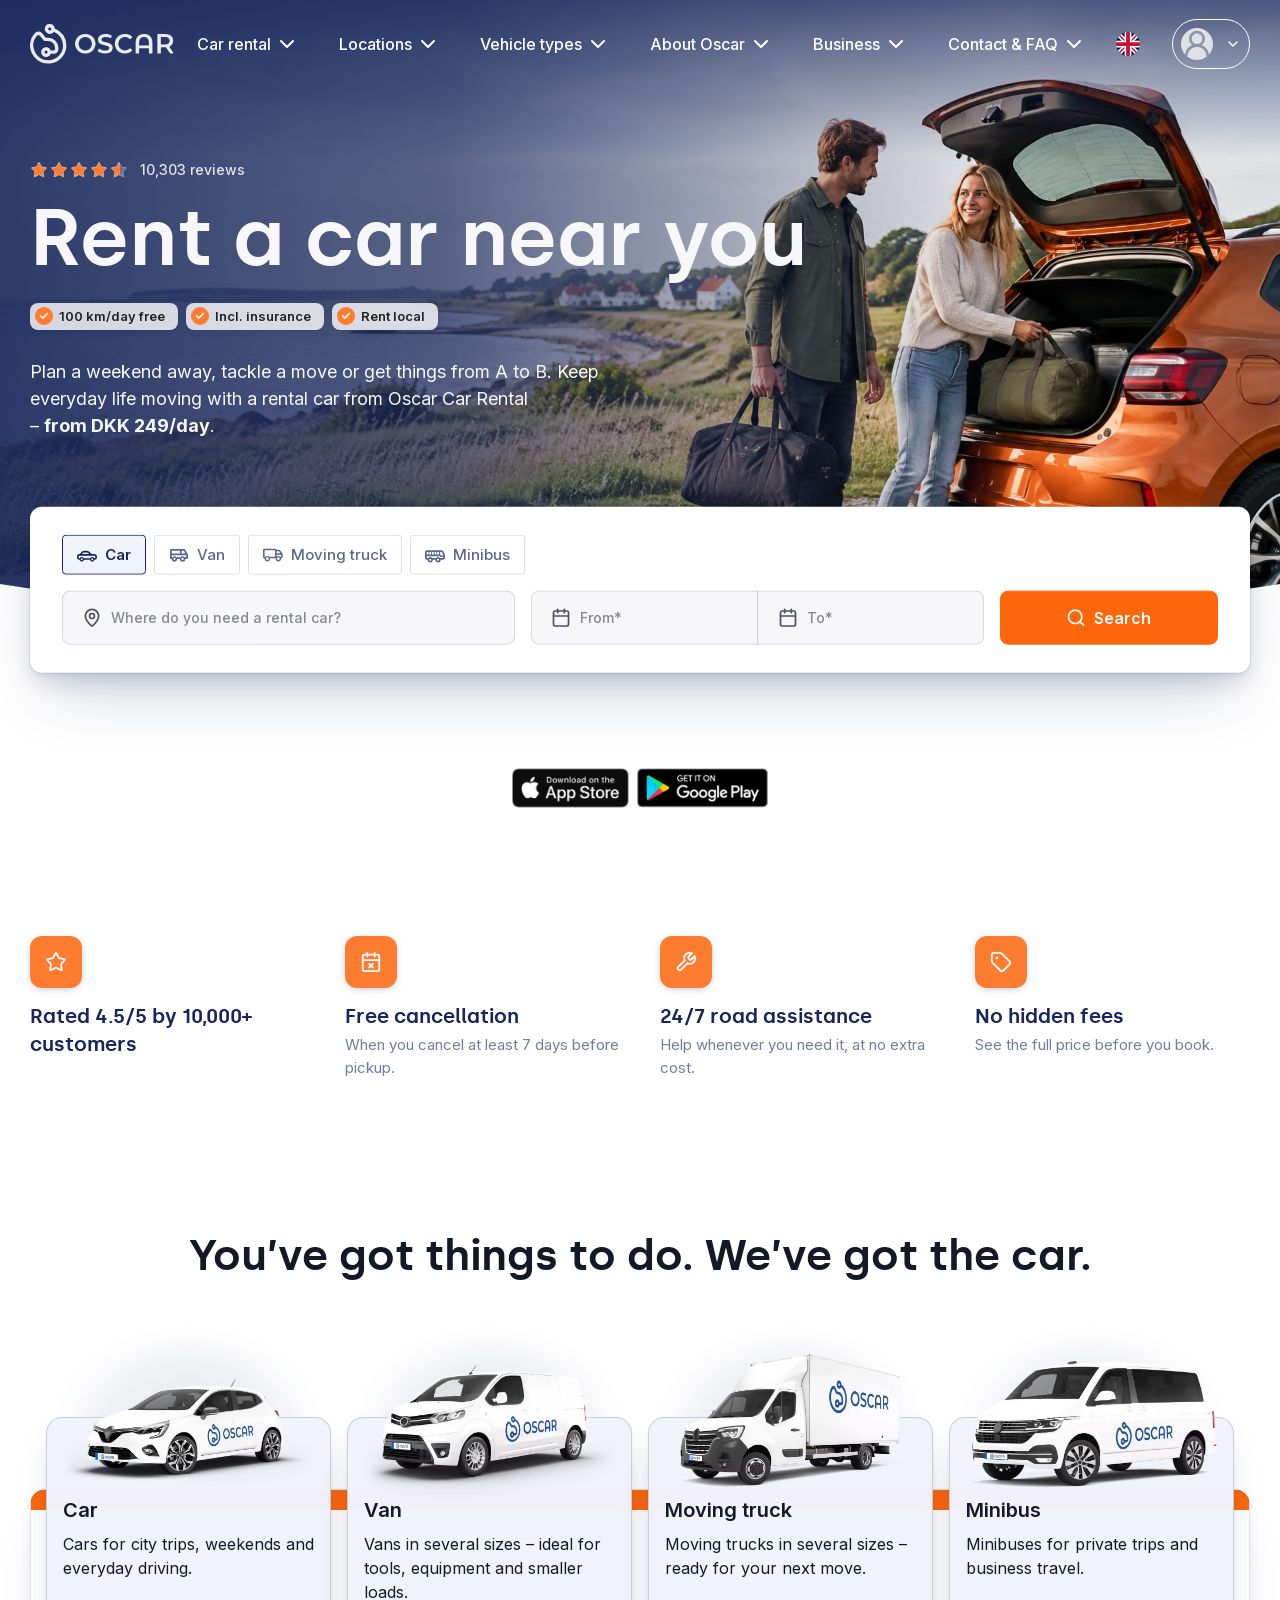
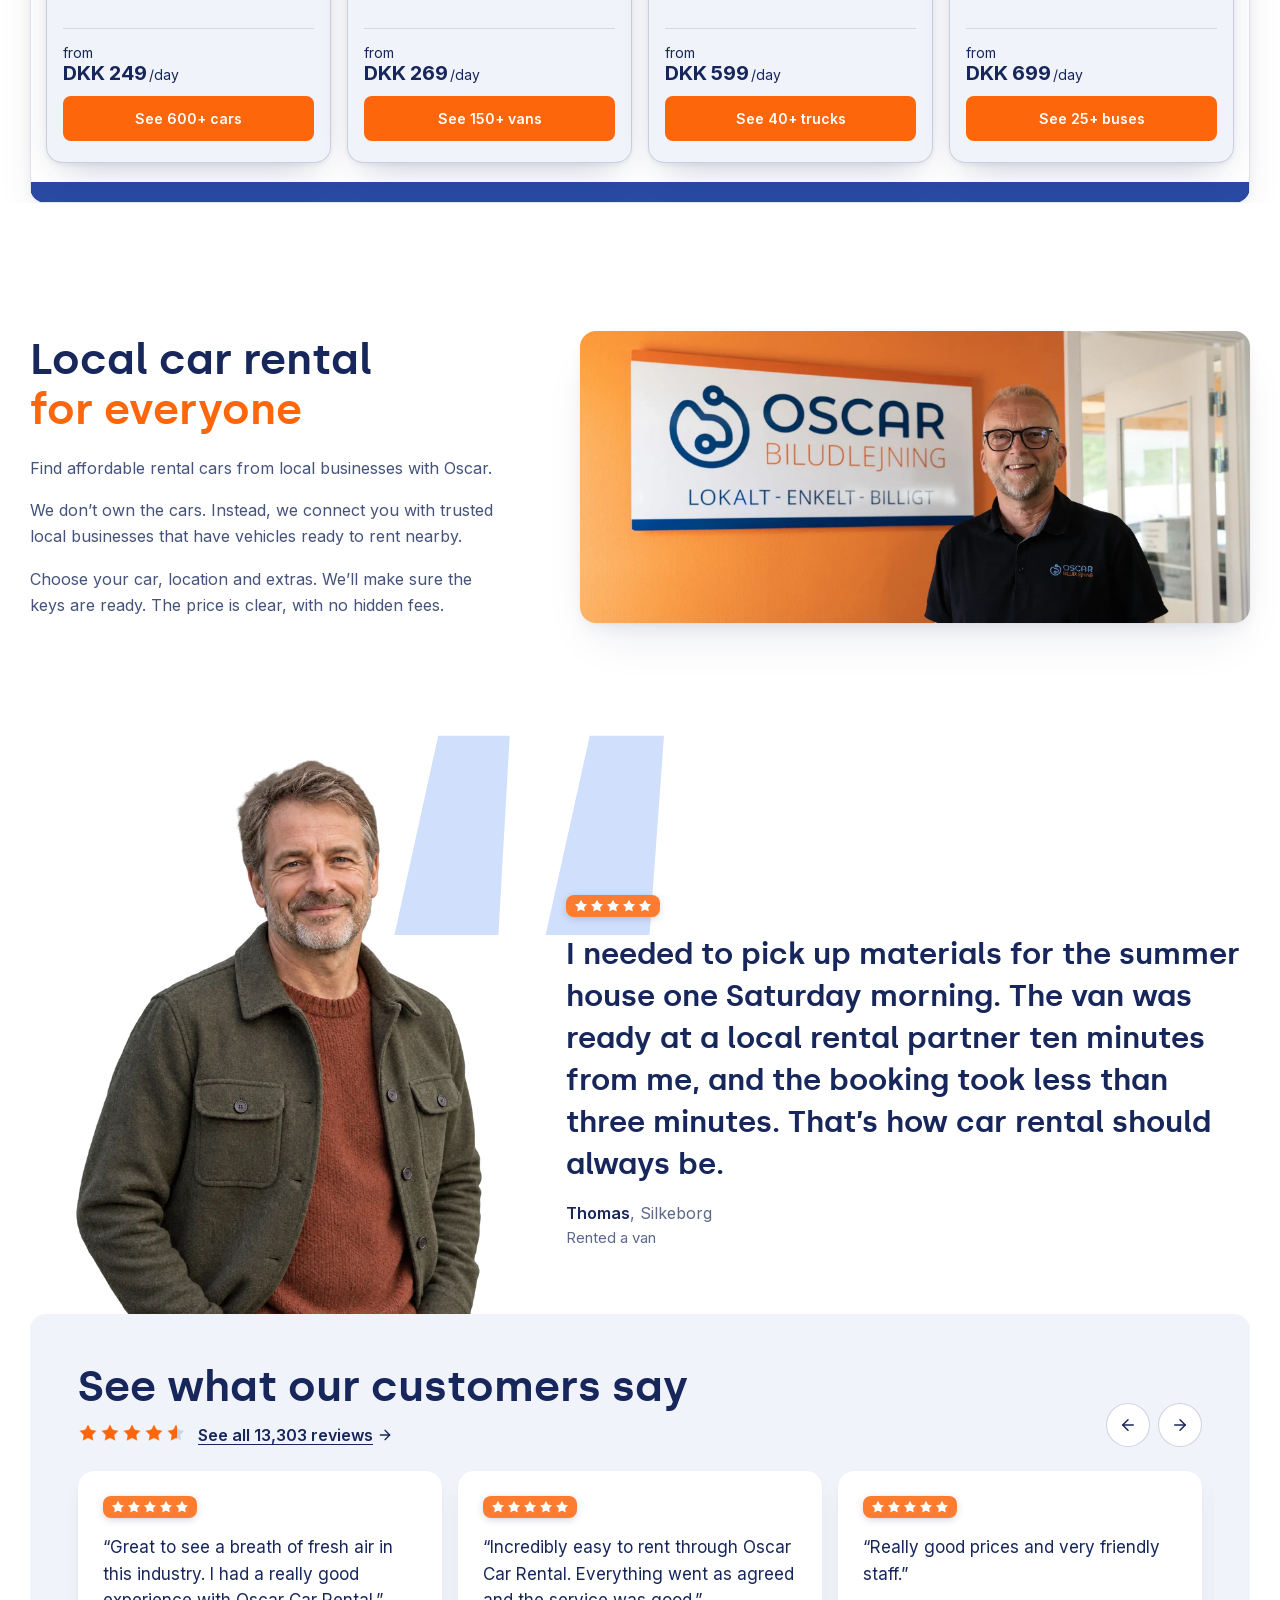
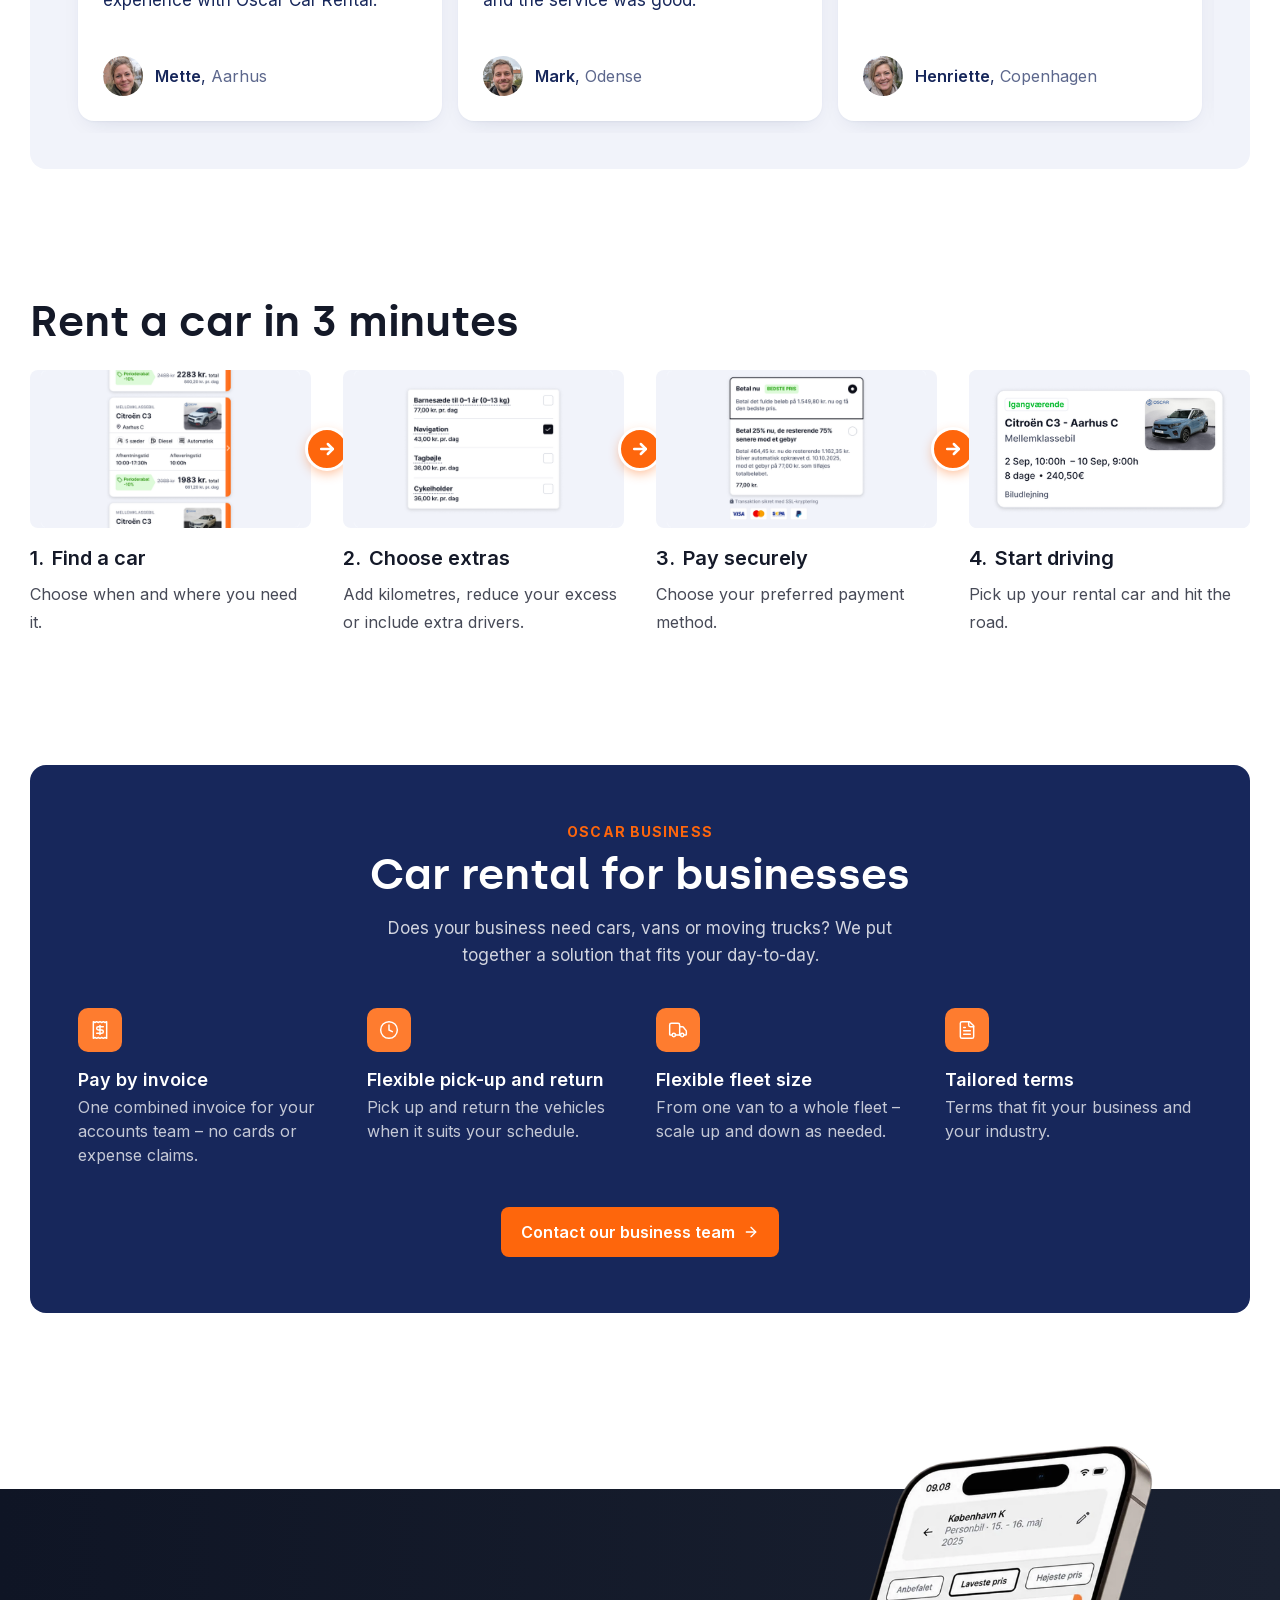
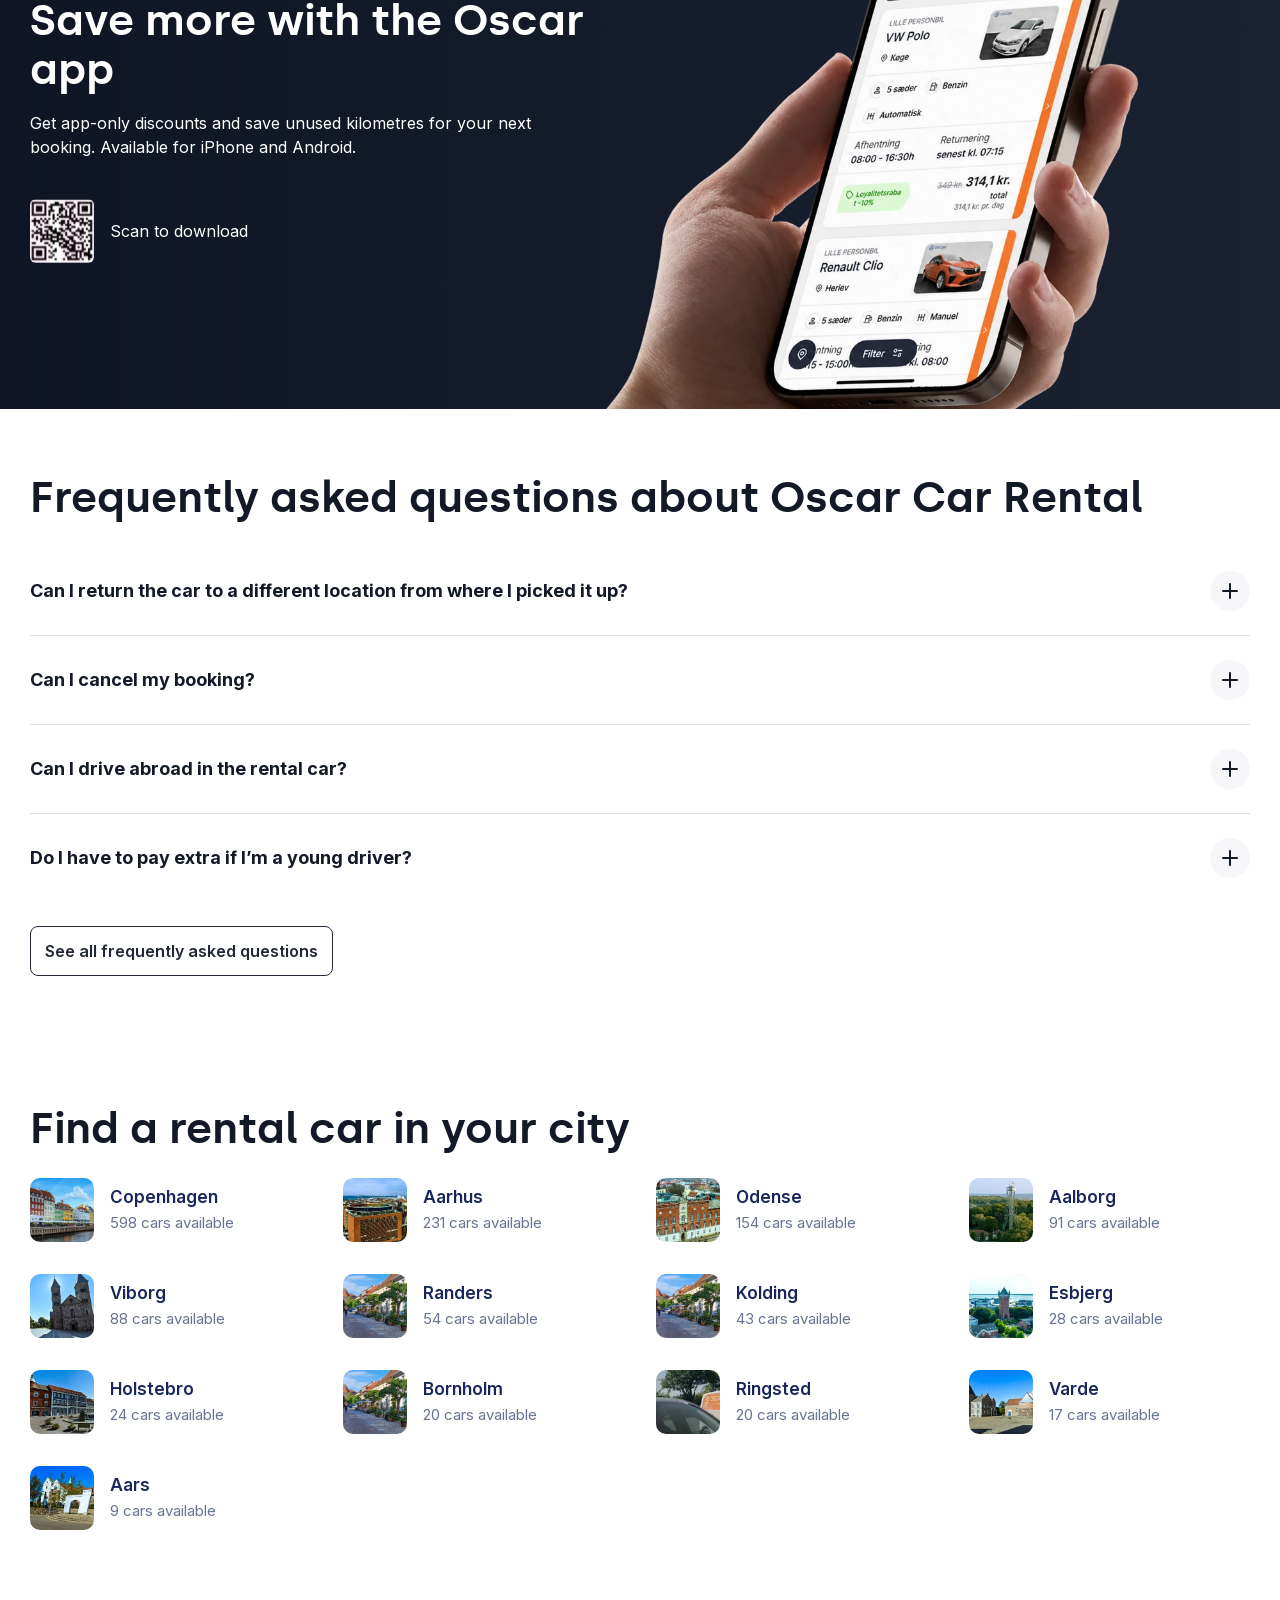
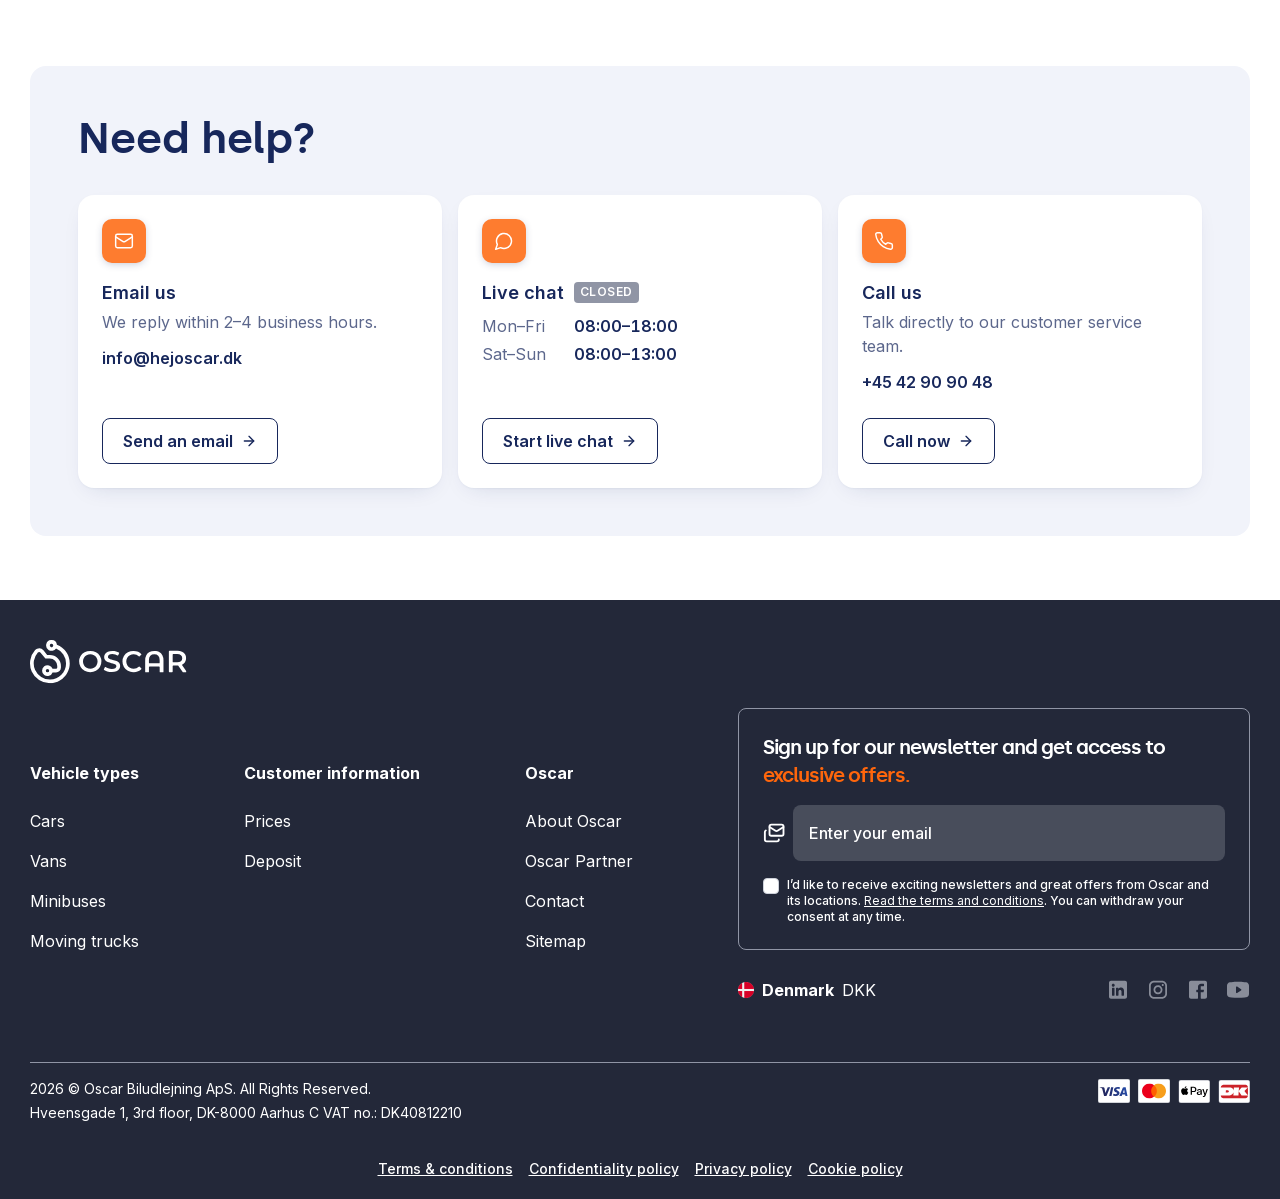
<file: en.html>
<!DOCTYPE html><html data-dpl-id="dpl_GKWxXEJ5Hb7vjqqjvTC3D8hdHsFf" lang="en"><head><meta charSet="utf-8"/><meta name="robots" content="noindex, nofollow"/><meta name="viewport" content="width=device-width, initial-scale=1"/><link rel="stylesheet" href="assets/css/0m1dnx261udqd.css"/><link rel="stylesheet" href="assets/css/3ofi92k___c98.css"/><link rel="stylesheet" href="assets/css/custom.css?v=202610121300"/><meta name="next-size-adjust" content=""/><title>Rent a car near you | Car rental from 144+ local locations – Oscar</title><meta name="description" content="Get an affordable rental car from just DKK 249. Always incl. insurance, 100 free km/day &amp; 24/7 roadside assistance. Find your car now!"/><meta property="og:title" content="Rent a car near you | Car rental from 144+ local locations – Oscar"/><meta property="og:description" content="Get an affordable rental car from just DKK 249. Always incl. insurance, 100 free km/day &amp; 24/7 roadside assistance. Find your car now!"/><meta property="og:url" content="https://hejoscar.dk"/><meta property="og:site_name" content="Oscar"/><meta property="og:image" content="https://a.storyblok.com/f/315301/2250x2250/667766b03c/big-car.jpg"/><meta property="og:type" content="website"/><meta name="twitter:card" content="summary_large_image"/><meta name="twitter:title" content="Rent a car near you | Car rental from 144+ local locations – Oscar"/><meta name="twitter:description" content="Get an affordable rental car from just DKK 249. Always incl. insurance, 100 free km/day &amp; 24/7 roadside assistance. Find your car now!"/><meta name="twitter:image" content="https://a.storyblok.com/f/315301/2250x2250/667766b03c/big-car.jpg"/></head><body class="inter_d4b7ea98-module__N5OFCW__variable silka_273fe654-module__nQlC_a__variable font-inter text-primary antialiased"><div hidden=""><!--$--><!--/$--></div><!--$--><!--/$--><div class="z-max bg-brand-orange-02 animation-delay-500 pointer-events-none fixed top-0 left-0 h-1"></div><div class="flex min-h-screen flex-col"><a class="absolute left-2 z-30 -translate-y-full rounded-lg bg-white p-2 text-sm text-black opacity-0 shadow-md transition-transform focus:translate-y-2 focus:opacity-100" href="#">Skip to content</a><header id="page-header" class="absolute top-0 z-10 w-full font-medium before:bg-white before:transition-all text-white"><nav class="container flex items-center justify-between"><a href="#" class="relative py-2 md:py-6"><svg xmlns="http://www.w3.org/2000/svg" fill="currentColor" viewBox="0 0 125 35" aria-label="Go to the front page" class="w-26 md:w-36 text-white/90"><g clip-path="url(#oscar-logo_svg__a)"><path fill-rule="evenodd" d="M14.748 7.893a4.31 4.31 0 0 0 5.984-1.202A12.93 12.93 0 0 1 28.7 18.655c-.038 6.971-5.73 12.721-12.698 12.82A12.884 12.884 0 0 1 6.252 9.97a1.37 1.37 0 0 1 1.082-.432 1.47 1.47 0 0 1 1.077.54l3.84 4.73h3.537a5.906 5.906 0 0 1 5.9 5.9v1.248a.99.99 0 0 1-.986.986H17.97a4.31 4.31 0 1 0-.003 2.942h2.738a3.93 3.93 0 0 0 3.925-3.926v-1.247a8.85 8.85 0 0 0-8.842-8.843h-2.137l-2.958-3.643A4.4 4.4 0 0 0 5.65 6.91c-.574.23-1.091.58-1.518 1.027l-.052.056a15.817 15.817 0 0 0 11.736 26.42l.231-.001c8.56-.12 15.555-7.181 15.592-15.744A15.88 15.88 0 0 0 21.422 3.804a4.309 4.309 0 0 0-8.507-.335 4.31 4.31 0 0 0 1.833 4.424m1.633-4.726c.225-.151.49-.231.76-.231v.003a1.373 1.373 0 0 1 1.371 1.367 1.37 1.37 0 1 1-2.131-1.14Zm-2.462 19.872a1.37 1.37 0 1 0 1.37 1.37 1.373 1.373 0 0 0-1.37-1.366z" clip-rule="evenodd"></path><path d="M43.462 24.5a8.1 8.1 0 0 1-3.167-3.032 8.72 8.72 0 0 1 0-8.65 8.1 8.1 0 0 1 3.166-3.024q2.013-1.084 4.524-1.084T52.51 9.8a8.1 8.1 0 0 1 3.164 3.013 8.76 8.76 0 0 1 0 8.673A8.1 8.1 0 0 1 52.51 24.5q-2.021 1.09-4.525 1.09-2.503 0-4.523-1.09m7.478-2.322a5.33 5.33 0 0 0 2.063-2.063 6.24 6.24 0 0 0 0-5.936 5.34 5.34 0 0 0-2.063-2.058 6.27 6.27 0 0 0-5.908 0 5.34 5.34 0 0 0-2.063 2.063 6.24 6.24 0 0 0 0 5.937 5.33 5.33 0 0 0 2.063 2.062 6.27 6.27 0 0 0 5.908 0zm10.537 2.867q-1.515-.463-2.492-1.184a.505.505 0 0 1-.148-.609l.64-1.435a.506.506 0 0 1 .732-.224c.622.4 1.292.72 1.994.954.946.332 1.94.503 2.942.506q1.829 0 2.731-.586.903-.586.903-1.546a1.5 1.5 0 0 0-.505-1.161 3.5 3.5 0 0 0-1.277-.715 32 32 0 0 0-2.11-.586 25 25 0 0 1-3.03-.885 5 5 0 0 1-1.994-1.39q-.831-.948-.833-2.566a4.37 4.37 0 0 1 .74-2.473q.738-1.114 2.226-1.768 1.488-.655 3.646-.657c.996 0 1.989.128 2.953.379.749.179 1.47.459 2.142.832a.506.506 0 0 1 .205.632l-.584 1.43a.514.514 0 0 1-.716.253 9.3 9.3 0 0 0-1.75-.685 8.4 8.4 0 0 0-2.273-.329q-1.805 0-2.683.61t-.884 1.617a1.46 1.46 0 0 0 .505 1.15 3.6 3.6 0 0 0 1.277.702q.774.26 2.11.586 1.531.337 3 .884c.77.296 1.457.773 2.004 1.39q.831.937.833 2.526a4.33 4.33 0 0 1-.738 2.46q-.74 1.104-2.24 1.759t-3.656.657a12.5 12.5 0 0 1-3.67-.528m16.433-.546a8.03 8.03 0 0 1-3.141-3.013q-1.137-1.92-1.137-4.336a8.3 8.3 0 0 1 1.148-4.341 8.1 8.1 0 0 1 3.158-3.013 9.2 9.2 0 0 1 4.484-1.086 9.35 9.35 0 0 1 3.68.703 7.6 7.6 0 0 1 2.47 1.665.505.505 0 0 1-.026.721l-1.24 1.166a.516.516 0 0 1-.71-.012 5.7 5.7 0 0 0-4.034-1.572 6.14 6.14 0 0 0-3.024.739 5.3 5.3 0 0 0-2.085 2.051 6.28 6.28 0 0 0 0 5.955 5.3 5.3 0 0 0 2.085 2.05c.928.502 1.97.756 3.024.739a5.66 5.66 0 0 0 4.032-1.588.517.517 0 0 1 .715-.011l1.24 1.18a.506.506 0 0 1 .025.72 7.5 7.5 0 0 1-2.484 1.662 9.45 9.45 0 0 1-3.692.703A9.24 9.24 0 0 1 77.91 24.5Zm24.928-14.925a6 6 0 0 1 2.543 2.567q.903 1.7.903 4.113v8.935a.504.504 0 0 1-.505.506h-2.021a.505.505 0 0 1-.505-.506v-3.548a.504.504 0 0 0-.505-.505h-7.534a.506.506 0 0 0-.505.505v3.548a.506.506 0 0 1-.505.506H92.21a.505.505 0 0 1-.505-.506v-8.935q0-2.414.902-4.113a6 6 0 0 1 2.544-2.567q1.642-.867 3.844-.867c2.202 0 2.749.289 3.843.867m-.112 9.002a.503.503 0 0 0 .505-.506v-2.097q0-2.273-1.124-3.434-1.124-1.16-3.141-1.16-2.022 0-3.142 1.16-1.12 1.161-1.125 3.434v2.092a.505.505 0 0 0 .505.505zm19.266 7.124a.5.5 0 0 1-.418-.22l-3.639-5.234q-.316.03-.631.024h-3.195a.505.505 0 0 0-.505.506v4.399a.504.504 0 0 1-.505.505h-2.021a.507.507 0 0 1-.506-.505V9.153a.504.504 0 0 1 .506-.505h6.241q2.133 0 3.716.704a5.4 5.4 0 0 1 2.425 2.02q.846 1.314.844 3.118 0 1.853-.902 3.188a5.2 5.2 0 0 1-2.054 1.757.5.5 0 0 0-.26.33.5.5 0 0 0 .08.413l3.313 4.728a.505.505 0 0 1-.439.793h-2.05Zm-1.806-13.634q-1.034-.845-3.024-.845h-3.053a.505.505 0 0 0-.505.505v5.52a.504.504 0 0 0 .505.506h3.053q1.993 0 3.024-.856 1.03-.855 1.032-2.426 0-1.56-1.032-2.404"></path></g><defs><clipPath id="oscar-logo_svg__a"><path d="M0 0h124.57v34.41H0z"></path></clipPath></defs></svg></a><nav aria-label="Main" data-orientation="horizontal" dir="ltr" class="hidden justify-center lg:flex z-20 grow self-center"><div style="position:relative"><ul data-orientation="horizontal" class="flex items-center gap-4" dir="ltr"><li class="relative"><button id="radix-_R_19pabsnpfivb_-trigger-radix-_R_79pabsnpfivb_" data-state="closed" aria-expanded="false" aria-controls="radix-_R_19pabsnpfivb_-content-radix-_R_79pabsnpfivb_" class="group flex items-center gap-1 rounded-lg px-3 py-2 outline-hidden focus-visible:ring-2 hover:bg-white/5 data-[state=open]:bg-white/5" data-radix-collection-item="">Car rental<svg xmlns="http://www.w3.org/2000/svg" width="24" height="24" viewBox="0 0 24 24" fill="none" stroke="currentColor" stroke-width="2" stroke-linecap="round" stroke-linejoin="round" class="lucide lucide-chevron-down transition-transform group-data-[state=open]:-rotate-180" aria-hidden="true"><path d="m6 9 6 6 6-6"></path></svg></button><div data-nav-menu id="radix-_R_19pabsnpfivb_-content-radix-_R_79pabsnpfivb_" aria-labelledby="radix-_R_19pabsnpfivb_-trigger-radix-_R_79pabsnpfivb_" data-orientation="horizontal" data-state="closed" class="hidden absolute top-full left-1/2 z-10 w-max min-w-full -translate-x-1/2 pt-2 transition-[scale,translate,opacity] starting:-translate-y-7 starting:scale-90 starting:opacity-0" dir="ltr"><div class="text-primary mt-2 flex w-full gap-2 overflow-hidden rounded-lg border border-gray-100 bg-white p-4 shadow-lg"><div class="flex min-w-[235px] flex-col gap-2"><p class="px-2 py-1 font-bold wrap-break-word hyphens-auto">Car rental</p><a href="#" class="text-tertiary group hover:bg-gray-75 hover:text-primary flex w-full items-center justify-between rounded-sm px-2 py-1"><p class="text-sm wrap-break-word hyphens-auto">Prices</p><svg xmlns="http://www.w3.org/2000/svg" width="24" height="24" viewBox="0 0 24 24" fill="none" stroke="currentColor" stroke-width="2" stroke-linecap="round" stroke-linejoin="round" class="lucide lucide-chevron-right invisible ml-2 size-6 shrink-0 group-hover:visible" aria-hidden="true"><path d="m9 18 6-6-6-6"></path></svg></a><a href="#" class="text-tertiary group hover:bg-gray-75 hover:text-primary flex w-full items-center justify-between rounded-sm px-2 py-1"><p class="text-sm wrap-break-word hyphens-auto">Car subscription</p><svg xmlns="http://www.w3.org/2000/svg" width="24" height="24" viewBox="0 0 24 24" fill="none" stroke="currentColor" stroke-width="2" stroke-linecap="round" stroke-linejoin="round" class="lucide lucide-chevron-right invisible ml-2 size-6 shrink-0 group-hover:visible" aria-hidden="true"><path d="m9 18 6-6-6-6"></path></svg></a><a href="#" class="text-tertiary group hover:bg-gray-75 hover:text-primary flex w-full items-center justify-between rounded-sm px-2 py-1"><p class="text-sm wrap-break-word hyphens-auto">Long-term rental</p><svg xmlns="http://www.w3.org/2000/svg" width="24" height="24" viewBox="0 0 24 24" fill="none" stroke="currentColor" stroke-width="2" stroke-linecap="round" stroke-linejoin="round" class="lucide lucide-chevron-right invisible ml-2 size-6 shrink-0 group-hover:visible" aria-hidden="true"><path d="m9 18 6-6-6-6"></path></svg></a><a href="#" class="text-tertiary group hover:bg-gray-75 hover:text-primary flex w-full items-center justify-between rounded-sm px-2 py-1"><p class="text-sm wrap-break-word hyphens-auto">Loyalty programme</p><svg xmlns="http://www.w3.org/2000/svg" width="24" height="24" viewBox="0 0 24 24" fill="none" stroke="currentColor" stroke-width="2" stroke-linecap="round" stroke-linejoin="round" class="lucide lucide-chevron-right invisible ml-2 size-6 shrink-0 group-hover:visible" aria-hidden="true"><path d="m9 18 6-6-6-6"></path></svg></a></div><div class="flex w-full flex-row justify-between gap-4"></div></div></div></li><li class="relative"><button id="radix-_R_19pabsnpfivb_-trigger-radix-_R_b9pabsnpfivb_" data-state="closed" aria-expanded="false" aria-controls="radix-_R_19pabsnpfivb_-content-radix-_R_b9pabsnpfivb_" class="group flex items-center gap-1 rounded-lg px-3 py-2 outline-hidden focus-visible:ring-2 hover:bg-white/5 data-[state=open]:bg-white/5" data-radix-collection-item="">Locations<svg xmlns="http://www.w3.org/2000/svg" width="24" height="24" viewBox="0 0 24 24" fill="none" stroke="currentColor" stroke-width="2" stroke-linecap="round" stroke-linejoin="round" class="lucide lucide-chevron-down transition-transform group-data-[state=open]:-rotate-180" aria-hidden="true"><path d="m6 9 6 6 6-6"></path></svg></button><div data-nav-menu id="radix-_R_19pabsnpfivb_-content-radix-_R_b9pabsnpfivb_" aria-labelledby="radix-_R_19pabsnpfivb_-trigger-radix-_R_b9pabsnpfivb_" data-orientation="horizontal" data-state="closed" class="hidden absolute top-full left-1/2 z-10 w-max min-w-full -translate-x-1/2 pt-2 transition-[scale,translate,opacity] starting:-translate-y-7 starting:scale-90 starting:opacity-0" dir="ltr"><div class="text-primary mt-2 flex w-full gap-2 overflow-hidden rounded-lg border border-gray-100 bg-white p-4 shadow-lg"><div class="flex min-w-[235px] flex-col gap-2"><p class="px-2 py-1 font-bold wrap-break-word hyphens-auto">Locations</p><a href="#" class="text-tertiary group hover:bg-gray-75 hover:text-primary flex w-full items-center justify-between rounded-sm px-2 py-1"><p class="text-sm wrap-break-word hyphens-auto">See all locations</p><svg xmlns="http://www.w3.org/2000/svg" width="24" height="24" viewBox="0 0 24 24" fill="none" stroke="currentColor" stroke-width="2" stroke-linecap="round" stroke-linejoin="round" class="lucide lucide-chevron-right invisible ml-2 size-6 shrink-0 group-hover:visible" aria-hidden="true"><path d="m9 18 6-6-6-6"></path></svg></a><a href="en-aarhus-n.html" data-loc-link class="text-tertiary group hover:bg-gray-75 hover:text-primary flex w-full items-center justify-between rounded-sm px-2 py-1"><p class="text-sm wrap-break-word hyphens-auto">Location page</p><svg xmlns="http://www.w3.org/2000/svg" width="24" height="24" viewBox="0 0 24 24" fill="none" stroke="currentColor" stroke-width="2" stroke-linecap="round" stroke-linejoin="round" class="lucide lucide-chevron-right invisible ml-2 size-6 shrink-0 group-hover:visible" aria-hidden="true"><path d="m9 18 6-6-6-6"></path></svg></a><a href="marshfield.html" data-loc-link class="text-tertiary group hover:bg-gray-75 hover:text-primary flex w-full items-center justify-between rounded-sm px-2 py-1"><p class="text-sm wrap-break-word hyphens-auto">Location page (US)</p><svg xmlns="http://www.w3.org/2000/svg" width="24" height="24" viewBox="0 0 24 24" fill="none" stroke="currentColor" stroke-width="2" stroke-linecap="round" stroke-linejoin="round" class="lucide lucide-chevron-right invisible ml-2 size-6 shrink-0 group-hover:visible" aria-hidden="true"><path d="m9 18 6-6-6-6"></path></svg></a><a href="#" class="text-tertiary group hover:bg-gray-75 hover:text-primary flex w-full items-center justify-between rounded-sm px-2 py-1"><p class="text-sm wrap-break-word hyphens-auto">Copenhagen</p><svg xmlns="http://www.w3.org/2000/svg" width="24" height="24" viewBox="0 0 24 24" fill="none" stroke="currentColor" stroke-width="2" stroke-linecap="round" stroke-linejoin="round" class="lucide lucide-chevron-right invisible ml-2 size-6 shrink-0 group-hover:visible" aria-hidden="true"><path d="m9 18 6-6-6-6"></path></svg></a><a href="#" class="text-tertiary group hover:bg-gray-75 hover:text-primary flex w-full items-center justify-between rounded-sm px-2 py-1"><p class="text-sm wrap-break-word hyphens-auto">Aarhus</p><svg xmlns="http://www.w3.org/2000/svg" width="24" height="24" viewBox="0 0 24 24" fill="none" stroke="currentColor" stroke-width="2" stroke-linecap="round" stroke-linejoin="round" class="lucide lucide-chevron-right invisible ml-2 size-6 shrink-0 group-hover:visible" aria-hidden="true"><path d="m9 18 6-6-6-6"></path></svg></a><a href="#" class="text-tertiary group hover:bg-gray-75 hover:text-primary flex w-full items-center justify-between rounded-sm px-2 py-1"><p class="text-sm wrap-break-word hyphens-auto">Odense</p><svg xmlns="http://www.w3.org/2000/svg" width="24" height="24" viewBox="0 0 24 24" fill="none" stroke="currentColor" stroke-width="2" stroke-linecap="round" stroke-linejoin="round" class="lucide lucide-chevron-right invisible ml-2 size-6 shrink-0 group-hover:visible" aria-hidden="true"><path d="m9 18 6-6-6-6"></path></svg></a><a href="#" class="text-tertiary group hover:bg-gray-75 hover:text-primary flex w-full items-center justify-between rounded-sm px-2 py-1"><p class="text-sm wrap-break-word hyphens-auto">Aalborg</p><svg xmlns="http://www.w3.org/2000/svg" width="24" height="24" viewBox="0 0 24 24" fill="none" stroke="currentColor" stroke-width="2" stroke-linecap="round" stroke-linejoin="round" class="lucide lucide-chevron-right invisible ml-2 size-6 shrink-0 group-hover:visible" aria-hidden="true"><path d="m9 18 6-6-6-6"></path></svg></a><a href="#" class="text-tertiary group hover:bg-gray-75 hover:text-primary flex w-full items-center justify-between rounded-sm px-2 py-1"><p class="text-sm wrap-break-word hyphens-auto">Esbjerg</p><svg xmlns="http://www.w3.org/2000/svg" width="24" height="24" viewBox="0 0 24 24" fill="none" stroke="currentColor" stroke-width="2" stroke-linecap="round" stroke-linejoin="round" class="lucide lucide-chevron-right invisible ml-2 size-6 shrink-0 group-hover:visible" aria-hidden="true"><path d="m9 18 6-6-6-6"></path></svg></a></div><div class="flex w-full flex-row justify-between gap-4"></div></div></div></li><li class="relative"><button id="radix-_R_19pabsnpfivb_-trigger-radix-_R_f9pabsnpfivb_" data-state="closed" aria-expanded="false" aria-controls="radix-_R_19pabsnpfivb_-content-radix-_R_f9pabsnpfivb_" class="group flex items-center gap-1 rounded-lg px-3 py-2 outline-hidden focus-visible:ring-2 hover:bg-white/5 data-[state=open]:bg-white/5" data-radix-collection-item="">Vehicle types<svg xmlns="http://www.w3.org/2000/svg" width="24" height="24" viewBox="0 0 24 24" fill="none" stroke="currentColor" stroke-width="2" stroke-linecap="round" stroke-linejoin="round" class="lucide lucide-chevron-down transition-transform group-data-[state=open]:-rotate-180" aria-hidden="true"><path d="m6 9 6 6 6-6"></path></svg></button><div data-nav-menu id="radix-_R_19pabsnpfivb_-content-radix-_R_f9pabsnpfivb_" aria-labelledby="radix-_R_19pabsnpfivb_-trigger-radix-_R_f9pabsnpfivb_" data-orientation="horizontal" data-state="closed" class="hidden absolute top-full left-1/2 z-10 w-max min-w-full -translate-x-1/2 pt-2 transition-[scale,translate,opacity] starting:-translate-y-7 starting:scale-90 starting:opacity-0" dir="ltr"><div class="text-primary mt-2 flex w-full gap-2 overflow-hidden rounded-lg border border-gray-100 bg-white p-4 shadow-lg"><div class="flex min-w-[235px] flex-col gap-2"><p class="px-2 py-1 font-bold wrap-break-word hyphens-auto">Vehicle types</p><a href="#" class="text-tertiary group hover:bg-gray-75 hover:text-primary flex w-full items-center justify-between rounded-sm px-2 py-1"><p class="text-sm wrap-break-word hyphens-auto">Cars</p><svg xmlns="http://www.w3.org/2000/svg" width="24" height="24" viewBox="0 0 24 24" fill="none" stroke="currentColor" stroke-width="2" stroke-linecap="round" stroke-linejoin="round" class="lucide lucide-chevron-right invisible ml-2 size-6 shrink-0 group-hover:visible" aria-hidden="true"><path d="m9 18 6-6-6-6"></path></svg></a><a href="#" class="text-tertiary group hover:bg-gray-75 hover:text-primary flex w-full items-center justify-between rounded-sm px-2 py-1"><p class="text-sm wrap-break-word hyphens-auto">Vans</p><svg xmlns="http://www.w3.org/2000/svg" width="24" height="24" viewBox="0 0 24 24" fill="none" stroke="currentColor" stroke-width="2" stroke-linecap="round" stroke-linejoin="round" class="lucide lucide-chevron-right invisible ml-2 size-6 shrink-0 group-hover:visible" aria-hidden="true"><path d="m9 18 6-6-6-6"></path></svg></a><a href="#" class="text-tertiary group hover:bg-gray-75 hover:text-primary flex w-full items-center justify-between rounded-sm px-2 py-1"><p class="text-sm wrap-break-word hyphens-auto">Moving trucks</p><svg xmlns="http://www.w3.org/2000/svg" width="24" height="24" viewBox="0 0 24 24" fill="none" stroke="currentColor" stroke-width="2" stroke-linecap="round" stroke-linejoin="round" class="lucide lucide-chevron-right invisible ml-2 size-6 shrink-0 group-hover:visible" aria-hidden="true"><path d="m9 18 6-6-6-6"></path></svg></a><a href="#" class="text-tertiary group hover:bg-gray-75 hover:text-primary flex w-full items-center justify-between rounded-sm px-2 py-1"><p class="text-sm wrap-break-word hyphens-auto">Minibuses</p><svg xmlns="http://www.w3.org/2000/svg" width="24" height="24" viewBox="0 0 24 24" fill="none" stroke="currentColor" stroke-width="2" stroke-linecap="round" stroke-linejoin="round" class="lucide lucide-chevron-right invisible ml-2 size-6 shrink-0 group-hover:visible" aria-hidden="true"><path d="m9 18 6-6-6-6"></path></svg></a><a href="#" class="text-tertiary group hover:bg-gray-75 hover:text-primary flex w-full items-center justify-between rounded-sm px-2 py-1"><p class="text-sm wrap-break-word hyphens-auto">Trailers</p><svg xmlns="http://www.w3.org/2000/svg" width="24" height="24" viewBox="0 0 24 24" fill="none" stroke="currentColor" stroke-width="2" stroke-linecap="round" stroke-linejoin="round" class="lucide lucide-chevron-right invisible ml-2 size-6 shrink-0 group-hover:visible" aria-hidden="true"><path d="m9 18 6-6-6-6"></path></svg></a><a href="#" class="text-tertiary group hover:bg-gray-75 hover:text-primary flex w-full items-center justify-between rounded-sm px-2 py-1"><p class="text-sm wrap-break-word hyphens-auto">Car transporters</p><svg xmlns="http://www.w3.org/2000/svg" width="24" height="24" viewBox="0 0 24 24" fill="none" stroke="currentColor" stroke-width="2" stroke-linecap="round" stroke-linejoin="round" class="lucide lucide-chevron-right invisible ml-2 size-6 shrink-0 group-hover:visible" aria-hidden="true"><path d="m9 18 6-6-6-6"></path></svg></a></div><div class="flex w-full flex-row justify-between gap-4"></div></div></div></li><li class="relative"><button id="radix-_R_19pabsnpfivb_-trigger-radix-_R_j9pabsnpfivb_" data-state="closed" aria-expanded="false" aria-controls="radix-_R_19pabsnpfivb_-content-radix-_R_j9pabsnpfivb_" class="group flex items-center gap-1 rounded-lg px-3 py-2 outline-hidden focus-visible:ring-2 hover:bg-white/5 data-[state=open]:bg-white/5" data-radix-collection-item="">About Oscar<svg xmlns="http://www.w3.org/2000/svg" width="24" height="24" viewBox="0 0 24 24" fill="none" stroke="currentColor" stroke-width="2" stroke-linecap="round" stroke-linejoin="round" class="lucide lucide-chevron-down transition-transform group-data-[state=open]:-rotate-180" aria-hidden="true"><path d="m6 9 6 6 6-6"></path></svg></button><div data-nav-menu id="radix-_R_19pabsnpfivb_-content-radix-_R_j9pabsnpfivb_" aria-labelledby="radix-_R_19pabsnpfivb_-trigger-radix-_R_j9pabsnpfivb_" data-orientation="horizontal" data-state="closed" class="hidden absolute top-full left-1/2 z-10 w-max min-w-full -translate-x-1/2 pt-2 transition-[scale,translate,opacity] starting:-translate-y-7 starting:scale-90 starting:opacity-0" dir="ltr"><div class="text-primary mt-2 flex w-full gap-2 overflow-hidden rounded-lg border border-gray-100 bg-white p-4 shadow-lg"><div class="flex min-w-[235px] flex-col gap-2"><p class="px-2 py-1 font-bold wrap-break-word hyphens-auto">About Oscar</p><a href="#" class="text-tertiary group hover:bg-gray-75 hover:text-primary flex w-full items-center justify-between rounded-sm px-2 py-1"><p class="text-sm wrap-break-word hyphens-auto">About Oscar</p><svg xmlns="http://www.w3.org/2000/svg" width="24" height="24" viewBox="0 0 24 24" fill="none" stroke="currentColor" stroke-width="2" stroke-linecap="round" stroke-linejoin="round" class="lucide lucide-chevron-right invisible ml-2 size-6 shrink-0 group-hover:visible" aria-hidden="true"><path d="m9 18 6-6-6-6"></path></svg></a><a href="#" class="text-tertiary group hover:bg-gray-75 hover:text-primary flex w-full items-center justify-between rounded-sm px-2 py-1"><p class="text-sm wrap-break-word hyphens-auto">Awards</p><svg xmlns="http://www.w3.org/2000/svg" width="24" height="24" viewBox="0 0 24 24" fill="none" stroke="currentColor" stroke-width="2" stroke-linecap="round" stroke-linejoin="round" class="lucide lucide-chevron-right invisible ml-2 size-6 shrink-0 group-hover:visible" aria-hidden="true"><path d="m9 18 6-6-6-6"></path></svg></a><a href="en-search-bars.html" data-sb-link class="text-tertiary group hover:bg-gray-75 hover:text-primary flex w-full items-center justify-between rounded-sm px-2 py-1"><p class="text-sm wrap-break-word hyphens-auto">Search Bars</p><svg xmlns="http://www.w3.org/2000/svg" width="24" height="24" viewBox="0 0 24 24" fill="none" stroke="currentColor" stroke-width="2" stroke-linecap="round" stroke-linejoin="round" class="lucide lucide-chevron-right invisible ml-2 size-6 shrink-0 group-hover:visible" aria-hidden="true"><path d="m9 18 6-6-6-6"></path></svg></a><a href="#" class="text-tertiary group hover:bg-gray-75 hover:text-primary flex w-full items-center justify-between rounded-sm px-2 py-1"><p class="text-sm wrap-break-word hyphens-auto">Oscar partner</p><svg xmlns="http://www.w3.org/2000/svg" width="24" height="24" viewBox="0 0 24 24" fill="none" stroke="currentColor" stroke-width="2" stroke-linecap="round" stroke-linejoin="round" class="lucide lucide-chevron-right invisible ml-2 size-6 shrink-0 group-hover:visible" aria-hidden="true"><path d="m9 18 6-6-6-6"></path></svg></a><a href="#" class="text-tertiary group hover:bg-gray-75 hover:text-primary flex w-full items-center justify-between rounded-sm px-2 py-1"><p class="text-sm wrap-break-word hyphens-auto">Sponsorships</p><svg xmlns="http://www.w3.org/2000/svg" width="24" height="24" viewBox="0 0 24 24" fill="none" stroke="currentColor" stroke-width="2" stroke-linecap="round" stroke-linejoin="round" class="lucide lucide-chevron-right invisible ml-2 size-6 shrink-0 group-hover:visible" aria-hidden="true"><path d="m9 18 6-6-6-6"></path></svg></a></div><div class="flex w-full flex-row justify-between gap-4"></div></div></div></li><li class="relative"><button id="radix-_R_19pabsnpfivb_-trigger-radix-_R_n9pabsnpfivb_" data-state="closed" aria-expanded="false" aria-controls="radix-_R_19pabsnpfivb_-content-radix-_R_n9pabsnpfivb_" class="group flex items-center gap-1 rounded-lg px-3 py-2 outline-hidden focus-visible:ring-2 hover:bg-white/5 data-[state=open]:bg-white/5" data-radix-collection-item="">Business<svg xmlns="http://www.w3.org/2000/svg" width="24" height="24" viewBox="0 0 24 24" fill="none" stroke="currentColor" stroke-width="2" stroke-linecap="round" stroke-linejoin="round" class="lucide lucide-chevron-down transition-transform group-data-[state=open]:-rotate-180" aria-hidden="true"><path d="m6 9 6 6 6-6"></path></svg></button><div data-nav-menu id="radix-_R_19pabsnpfivb_-content-radix-_R_n9pabsnpfivb_" aria-labelledby="radix-_R_19pabsnpfivb_-trigger-radix-_R_n9pabsnpfivb_" data-orientation="horizontal" data-state="closed" class="hidden absolute top-full left-1/2 z-10 w-max min-w-full -translate-x-1/2 pt-2 transition-[scale,translate,opacity] starting:-translate-y-7 starting:scale-90 starting:opacity-0" dir="ltr"><div class="text-primary mt-2 flex w-full gap-2 overflow-hidden rounded-lg border border-gray-100 bg-white p-4 shadow-lg"><div class="flex min-w-[235px] flex-col gap-2"><p class="px-2 py-1 font-bold wrap-break-word hyphens-auto">Business</p><a href="#" class="text-tertiary group hover:bg-gray-75 hover:text-primary flex w-full items-center justify-between rounded-sm px-2 py-1"><p class="text-sm wrap-break-word hyphens-auto">Car rental for business</p><svg xmlns="http://www.w3.org/2000/svg" width="24" height="24" viewBox="0 0 24 24" fill="none" stroke="currentColor" stroke-width="2" stroke-linecap="round" stroke-linejoin="round" class="lucide lucide-chevron-right invisible ml-2 size-6 shrink-0 group-hover:visible" aria-hidden="true"><path d="m9 18 6-6-6-6"></path></svg></a><a href="#" class="text-tertiary group hover:bg-gray-75 hover:text-primary flex w-full items-center justify-between rounded-sm px-2 py-1"><p class="text-sm wrap-break-word hyphens-auto">Invoice payment</p><svg xmlns="http://www.w3.org/2000/svg" width="24" height="24" viewBox="0 0 24 24" fill="none" stroke="currentColor" stroke-width="2" stroke-linecap="round" stroke-linejoin="round" class="lucide lucide-chevron-right invisible ml-2 size-6 shrink-0 group-hover:visible" aria-hidden="true"><path d="m9 18 6-6-6-6"></path></svg></a></div><div class="flex w-full flex-row justify-between gap-4"></div></div></div></li><li class="relative"><button id="radix-_R_19pabsnpfivb_-trigger-radix-_R_r9pabsnpfivb_" data-state="closed" aria-expanded="false" aria-controls="radix-_R_19pabsnpfivb_-content-radix-_R_r9pabsnpfivb_" class="group flex items-center gap-1 rounded-lg px-3 py-2 outline-hidden focus-visible:ring-2 hover:bg-white/5 data-[state=open]:bg-white/5" data-radix-collection-item="">Contact &amp; FAQ<svg xmlns="http://www.w3.org/2000/svg" width="24" height="24" viewBox="0 0 24 24" fill="none" stroke="currentColor" stroke-width="2" stroke-linecap="round" stroke-linejoin="round" class="lucide lucide-chevron-down transition-transform group-data-[state=open]:-rotate-180" aria-hidden="true"><path d="m6 9 6 6 6-6"></path></svg></button><div data-nav-menu id="radix-_R_19pabsnpfivb_-content-radix-_R_r9pabsnpfivb_" aria-labelledby="radix-_R_19pabsnpfivb_-trigger-radix-_R_r9pabsnpfivb_" data-orientation="horizontal" data-state="closed" class="hidden absolute top-full left-1/2 z-10 w-max min-w-full -translate-x-1/2 pt-2 transition-[scale,translate,opacity] starting:-translate-y-7 starting:scale-90 starting:opacity-0" dir="ltr"><div class="text-primary mt-2 flex w-full gap-2 overflow-hidden rounded-lg border border-gray-100 bg-white p-4 shadow-lg"><div class="flex min-w-[235px] flex-col gap-2"><p class="px-2 py-1 font-bold wrap-break-word hyphens-auto">Contact &amp; FAQ</p><a href="#" class="text-tertiary group hover:bg-gray-75 hover:text-primary flex w-full items-center justify-between rounded-sm px-2 py-1"><p class="text-sm wrap-break-word hyphens-auto">Contact</p><svg xmlns="http://www.w3.org/2000/svg" width="24" height="24" viewBox="0 0 24 24" fill="none" stroke="currentColor" stroke-width="2" stroke-linecap="round" stroke-linejoin="round" class="lucide lucide-chevron-right invisible ml-2 size-6 shrink-0 group-hover:visible" aria-hidden="true"><path d="m9 18 6-6-6-6"></path></svg></a><a href="#" class="text-tertiary group hover:bg-gray-75 hover:text-primary flex w-full items-center justify-between rounded-sm px-2 py-1"><p class="text-sm wrap-break-word hyphens-auto">Help centre &amp; FAQ</p><svg xmlns="http://www.w3.org/2000/svg" width="24" height="24" viewBox="0 0 24 24" fill="none" stroke="currentColor" stroke-width="2" stroke-linecap="round" stroke-linejoin="round" class="lucide lucide-chevron-right invisible ml-2 size-6 shrink-0 group-hover:visible" aria-hidden="true"><path d="m9 18 6-6-6-6"></path></svg></a><button type="button" class="font-toggle" data-font-toggle aria-pressed="false"><span>Change font</span><span class="font-toggle__value" data-font-label>Silka + Inter</span></button></div><div class="flex w-full flex-row justify-between gap-4"></div></div></div></li></ul></div></nav><div class="relative flex items-center lg:gap-6"><div class="lang-switch relative"><button aria-label="Change language" class="cursor-pointer rounded-full p-2 transition-colors hover:bg-gray-600 focus:ring-2 focus:ring-offset-2 focus:outline-hidden" type="button" aria-haspopup="true" aria-expanded="false" aria-controls="radix-_R_3ppabsnpfivb_" data-state="closed"><svg xmlns="http://www.w3.org/2000/svg" viewBox="0 0 32 32" class="size-6" aria-hidden="true"><defs><clipPath id="flag-uk-btn"><circle cx="16" cy="16" r="16"/></clipPath></defs><g clip-path="url(#flag-uk-btn)"><path fill="#012169" d="M0 0h32v32H0z"/><path stroke="#FFFFFF" stroke-width="6" d="M0 0l32 32M32 0L0 32"/><path stroke="#C8102E" stroke-width="2" d="M0 0l32 32M32 0L0 32"/><path stroke="#FFFFFF" stroke-width="9" d="M16 0v32M0 16h32"/><path stroke="#C8102E" stroke-width="5" d="M16 0v32M0 16h32"/></g></svg></button><div data-nav-menu class="lang-menu hidden absolute top-full right-0 z-10 w-max pt-2"><div class="lang-menu__panel"><a href="index.html" hreflang="da" lang="da" class="lang-menu__item"><svg aria-hidden="true" xmlns="http://www.w3.org/2000/svg" fill="none" viewBox="0 0 32 32" class="size-6"><g clip-path="url(#flag-denmark-menu)"><path fill="#F0F0F0" d="M16 32c8.837 0 16-7.163 16-16S24.837 0 16 0 0 7.164 0 16s7.163 16 16 16"></path><path fill="#D80027" d="M12.524 13.913h19.342C30.844 6.063 24.131 0 16.002 0c-1.195 0-2.359.132-3.479.38zM8.35 13.913V1.945C3.955 4.342.81 8.74.136 13.913zM8.349 18.087H.137c.674 5.173 3.819 9.57 8.212 11.967zM12.523 18.087V31.62c1.12.248 2.284.38 3.479.38 8.129 0 14.842-6.063 15.864-13.913z"></path></g><defs><clipPath id="flag-denmark-menu"><path fill="#fff" d="M0 0h32v32H0z"></path></clipPath></defs></svg><span>Dansk</span></a><a href="en.html" hreflang="en" lang="en" class="lang-menu__item" aria-current="page"><svg xmlns="http://www.w3.org/2000/svg" viewBox="0 0 32 32" class="size-6" aria-hidden="true"><defs><clipPath id="flag-uk-menu"><circle cx="16" cy="16" r="16"/></clipPath></defs><g clip-path="url(#flag-uk-menu)"><path fill="#012169" d="M0 0h32v32H0z"/><path stroke="#FFFFFF" stroke-width="6" d="M0 0l32 32M32 0L0 32"/><path stroke="#C8102E" stroke-width="2" d="M0 0l32 32M32 0L0 32"/><path stroke="#FFFFFF" stroke-width="9" d="M16 0v32M0 16h32"/><path stroke="#C8102E" stroke-width="5" d="M16 0v32M0 16h32"/></g></svg><span>English</span></a></div></div></div><p id="radix-_R_3ppabsnpfivbH2_" class="sr-only">Change language</p><button class="group hidden cursor-pointer items-center gap-3 rounded-full border border-white p-2 lg:flex" type="button" aria-label="Open navigation menu" id="radix-_R_5ppabsnpfivb_" aria-haspopup="menu" aria-expanded="false" data-state="closed"><span class="size-8 overflow-hidden rounded-full bg-gray-100 lg:block"><svg xmlns="http://www.w3.org/2000/svg" width="24" height="24" viewBox="0 0 24 24" fill="none" stroke="currentColor" stroke-width="2" stroke-linecap="round" stroke-linejoin="round" class="lucide lucide-user-round size-full text-gray-500" aria-hidden="true"><circle cx="12" cy="8" r="5"></circle><path d="M20 21a8 8 0 0 0-16 0"></path></svg></span><svg xmlns="http://www.w3.org/2000/svg" width="24" height="24" viewBox="0 0 24 24" fill="none" stroke="currentColor" stroke-width="2" stroke-linecap="round" stroke-linejoin="round" class="lucide lucide-chevron-down size-4 text-white transition-transform group-data-[state=open]:-rotate-180" aria-hidden="true"><path d="m6 9 6 6 6-6"></path></svg></button><button class="size-12 p-3 lg:hidden" title="Open navigation menu" type="button" aria-haspopup="dialog" aria-expanded="false" aria-controls="radix-_R_7ppabsnpfivb_" data-state="closed"><svg xmlns="http://www.w3.org/2000/svg" width="24" height="24" viewBox="0 0 24 24" fill="none" stroke="currentColor" stroke-width="2" stroke-linecap="round" stroke-linejoin="round" class="lucide lucide-menu size-full" aria-hidden="true"><path d="M4 5h16"></path><path d="M4 12h16"></path><path d="M4 19h16"></path></svg></button></div></nav></header><main id="a11y-main-content" class="flex-1"><section class="relative h-140 md:h-158 mb-38 lg:mb-24"><div class="hero-curve"><img alt="A couple packing luggage into an orange car by the coast" decoding="async" data-nimg="fill" class="absolute inset-0 object-cover" style="position:absolute;height:100%;width:100%;left:0;top:0;right:0;bottom:0;color:transparent" src="assets/img/oscar-hero.jpg"/><div class="absolute inset-0 bg-linear-to-b from-black from-20% via-black/60 to-black/0 md:via-none md:from-black/80 md:from-0% h-[80%] lg:h-full"></div></div><div class="relative container flex flex-col justify-center gap-4 bottom-0 h-2/3 md:bottom-4 md:h-4/5 lg:h-full"><div class="md:w-2/3"><div class="flex flex-col gap-2"><div class="hero-proof"><a href="#" class="hero-rating" aria-label="Rated 4.5 out of 5 based on 10,303 reviews"><span class="hero-rating__stars" style="--rating: 4.5"><span class="hero-rating__empty"><svg viewBox="0 0 24 24" aria-hidden="true"><path d="M11.525 2.295a.53.53 0 0 1 .95 0l2.31 4.679a2.123 2.123 0 0 0 1.595 1.16l5.166.756a.53.53 0 0 1 .294.904l-3.736 3.638a2.123 2.123 0 0 0-.611 1.878l.882 5.14a.53.53 0 0 1-.771.56l-4.618-2.428a2.122 2.122 0 0 0-1.973 0L6.396 21.01a.53.53 0 0 1-.77-.56l.881-5.139a2.122 2.122 0 0 0-.611-1.879L2.16 9.795a.53.53 0 0 1 .294-.906l5.165-.755a2.122 2.122 0 0 0 1.597-1.16z"/></svg><svg viewBox="0 0 24 24" aria-hidden="true"><path d="M11.525 2.295a.53.53 0 0 1 .95 0l2.31 4.679a2.123 2.123 0 0 0 1.595 1.16l5.166.756a.53.53 0 0 1 .294.904l-3.736 3.638a2.123 2.123 0 0 0-.611 1.878l.882 5.14a.53.53 0 0 1-.771.56l-4.618-2.428a2.122 2.122 0 0 0-1.973 0L6.396 21.01a.53.53 0 0 1-.77-.56l.881-5.139a2.122 2.122 0 0 0-.611-1.879L2.16 9.795a.53.53 0 0 1 .294-.906l5.165-.755a2.122 2.122 0 0 0 1.597-1.16z"/></svg><svg viewBox="0 0 24 24" aria-hidden="true"><path d="M11.525 2.295a.53.53 0 0 1 .95 0l2.31 4.679a2.123 2.123 0 0 0 1.595 1.16l5.166.756a.53.53 0 0 1 .294.904l-3.736 3.638a2.123 2.123 0 0 0-.611 1.878l.882 5.14a.53.53 0 0 1-.771.56l-4.618-2.428a2.122 2.122 0 0 0-1.973 0L6.396 21.01a.53.53 0 0 1-.77-.56l.881-5.139a2.122 2.122 0 0 0-.611-1.879L2.16 9.795a.53.53 0 0 1 .294-.906l5.165-.755a2.122 2.122 0 0 0 1.597-1.16z"/></svg><svg viewBox="0 0 24 24" aria-hidden="true"><path d="M11.525 2.295a.53.53 0 0 1 .95 0l2.31 4.679a2.123 2.123 0 0 0 1.595 1.16l5.166.756a.53.53 0 0 1 .294.904l-3.736 3.638a2.123 2.123 0 0 0-.611 1.878l.882 5.14a.53.53 0 0 1-.771.56l-4.618-2.428a2.122 2.122 0 0 0-1.973 0L6.396 21.01a.53.53 0 0 1-.77-.56l.881-5.139a2.122 2.122 0 0 0-.611-1.879L2.16 9.795a.53.53 0 0 1 .294-.906l5.165-.755a2.122 2.122 0 0 0 1.597-1.16z"/></svg><svg viewBox="0 0 24 24" aria-hidden="true"><path d="M11.525 2.295a.53.53 0 0 1 .95 0l2.31 4.679a2.123 2.123 0 0 0 1.595 1.16l5.166.756a.53.53 0 0 1 .294.904l-3.736 3.638a2.123 2.123 0 0 0-.611 1.878l.882 5.14a.53.53 0 0 1-.771.56l-4.618-2.428a2.122 2.122 0 0 0-1.973 0L6.396 21.01a.53.53 0 0 1-.77-.56l.881-5.139a2.122 2.122 0 0 0-.611-1.879L2.16 9.795a.53.53 0 0 1 .294-.906l5.165-.755a2.122 2.122 0 0 0 1.597-1.16z"/></svg></span><span class="hero-rating__filled"><svg viewBox="0 0 24 24" aria-hidden="true"><path d="M11.525 2.295a.53.53 0 0 1 .95 0l2.31 4.679a2.123 2.123 0 0 0 1.595 1.16l5.166.756a.53.53 0 0 1 .294.904l-3.736 3.638a2.123 2.123 0 0 0-.611 1.878l.882 5.14a.53.53 0 0 1-.771.56l-4.618-2.428a2.122 2.122 0 0 0-1.973 0L6.396 21.01a.53.53 0 0 1-.77-.56l.881-5.139a2.122 2.122 0 0 0-.611-1.879L2.16 9.795a.53.53 0 0 1 .294-.906l5.165-.755a2.122 2.122 0 0 0 1.597-1.16z"/></svg><svg viewBox="0 0 24 24" aria-hidden="true"><path d="M11.525 2.295a.53.53 0 0 1 .95 0l2.31 4.679a2.123 2.123 0 0 0 1.595 1.16l5.166.756a.53.53 0 0 1 .294.904l-3.736 3.638a2.123 2.123 0 0 0-.611 1.878l.882 5.14a.53.53 0 0 1-.771.56l-4.618-2.428a2.122 2.122 0 0 0-1.973 0L6.396 21.01a.53.53 0 0 1-.77-.56l.881-5.139a2.122 2.122 0 0 0-.611-1.879L2.16 9.795a.53.53 0 0 1 .294-.906l5.165-.755a2.122 2.122 0 0 0 1.597-1.16z"/></svg><svg viewBox="0 0 24 24" aria-hidden="true"><path d="M11.525 2.295a.53.53 0 0 1 .95 0l2.31 4.679a2.123 2.123 0 0 0 1.595 1.16l5.166.756a.53.53 0 0 1 .294.904l-3.736 3.638a2.123 2.123 0 0 0-.611 1.878l.882 5.14a.53.53 0 0 1-.771.56l-4.618-2.428a2.122 2.122 0 0 0-1.973 0L6.396 21.01a.53.53 0 0 1-.77-.56l.881-5.139a2.122 2.122 0 0 0-.611-1.879L2.16 9.795a.53.53 0 0 1 .294-.906l5.165-.755a2.122 2.122 0 0 0 1.597-1.16z"/></svg><svg viewBox="0 0 24 24" aria-hidden="true"><path d="M11.525 2.295a.53.53 0 0 1 .95 0l2.31 4.679a2.123 2.123 0 0 0 1.595 1.16l5.166.756a.53.53 0 0 1 .294.904l-3.736 3.638a2.123 2.123 0 0 0-.611 1.878l.882 5.14a.53.53 0 0 1-.771.56l-4.618-2.428a2.122 2.122 0 0 0-1.973 0L6.396 21.01a.53.53 0 0 1-.77-.56l.881-5.139a2.122 2.122 0 0 0-.611-1.879L2.16 9.795a.53.53 0 0 1 .294-.906l5.165-.755a2.122 2.122 0 0 0 1.597-1.16z"/></svg><svg viewBox="0 0 24 24" aria-hidden="true"><path d="M11.525 2.295a.53.53 0 0 1 .95 0l2.31 4.679a2.123 2.123 0 0 0 1.595 1.16l5.166.756a.53.53 0 0 1 .294.904l-3.736 3.638a2.123 2.123 0 0 0-.611 1.878l.882 5.14a.53.53 0 0 1-.771.56l-4.618-2.428a2.122 2.122 0 0 0-1.973 0L6.396 21.01a.53.53 0 0 1-.77-.56l.881-5.139a2.122 2.122 0 0 0-.611-1.879L2.16 9.795a.53.53 0 0 1 .294-.906l5.165-.755a2.122 2.122 0 0 0 1.597-1.16z"/></svg></span></span><span class="hero-rating__count">10,303 reviews</span></a><span class="hero-proof__divider" aria-hidden="true"></span><div class="hero-badges"><a href="#"><img src="assets/img/badge-app-store.svg" alt="Download on the App Store" width="120" height="40"/></a><a href="#"><img src="assets/img/badge-google-play.svg" alt="Get it on Google Play" width="239" height="71"/></a></div></div><h1 class="font-silka font-semibold whitespace-pre-line text-4xl md:text-5xl lg:text-6xl text-gray-50 line-clamp-3 md:line-clamp-none">Rent a car near you</h1></div><ul class="hero-usps hero-usps--light"><li><svg xmlns="http://www.w3.org/2000/svg" width="24" height="24" viewBox="0 0 24 24" fill="none" stroke="currentColor" stroke-width="3" stroke-linecap="round" stroke-linejoin="round" aria-hidden="true"><path d="M20 6 9 17l-5-5"></path></svg>100 km/day free</li><li><svg xmlns="http://www.w3.org/2000/svg" width="24" height="24" viewBox="0 0 24 24" fill="none" stroke="currentColor" stroke-width="3" stroke-linecap="round" stroke-linejoin="round" aria-hidden="true"><path d="M20 6 9 17l-5-5"></path></svg>Incl. insurance</li><li><svg xmlns="http://www.w3.org/2000/svg" width="24" height="24" viewBox="0 0 24 24" fill="none" stroke="currentColor" stroke-width="3" stroke-linecap="round" stroke-linejoin="round" aria-hidden="true"><path d="M20 6 9 17l-5-5"></path></svg>Rent local</li></ul><p class="hero-lead"><span class="hero-lead__intro">Plan a weekend away, tackle a move or get things from A to B. </span>Keep everyday life moving with a rental car from Oscar Car Rental <span style="white-space:nowrap">– <strong>from DKK 249/day</strong>.</span></p></div></div><div class="pointer-events-none absolute inset-0 h-full"><div class="container flex flex-col items-stretch pt-4 pointer-events-auto relative top-full -translate-y-2/3"><div class="mt-8 lg:mt-0"></div><form class="w-full space-y-4 rounded-t-lg rounded-b-lg bg-white px-4 pt-5 pb-3 shadow-md lg:px-6" data-testid="rental-search-form"><div class="loc-search__types front-types" role="group" aria-label="Vehicle type" data-pill-group><button type="button" class="loc-search__type" aria-pressed="true"><div class="loc-search__type-icon" aria-hidden="true" style="-webkit-mask-image:url([data-uri]);-webkit-mask-repeat:no-repeat;mask-image:url([data-uri]);mask-position:center;mask-repeat:no-repeat;mask-size:100%"></div>Car</button><button type="button" class="loc-search__type" aria-pressed="false"><div class="loc-search__type-icon" aria-hidden="true" style="-webkit-mask-image:url([data-uri]);-webkit-mask-repeat:no-repeat;mask-image:url([data-uri]);mask-position:center;mask-repeat:no-repeat;mask-size:100%"></div>Van</button><button type="button" class="loc-search__type" aria-pressed="false"><div class="loc-search__type-icon" aria-hidden="true" style="-webkit-mask-image:url([data-uri]);-webkit-mask-repeat:no-repeat;mask-image:url([data-uri]);mask-position:center;mask-repeat:no-repeat;mask-size:100%"></div>Moving truck</button><button type="button" class="loc-search__type" aria-pressed="false"><div class="loc-search__type-icon" aria-hidden="true" style="-webkit-mask-image:url([data-uri]);-webkit-mask-repeat:no-repeat;mask-image:url([data-uri]);mask-position:center;mask-repeat:no-repeat;mask-size:100%"></div>Minibus</button></div><div class="space-y-4 lg:grid lg:grid-cols-5 lg:grid-rows-1 lg:items-center lg:space-y-0 lg:gap-x-4"><div class="lg:col-span-2"><div class="hidden md:block" id="downshift-_r_0_-menu" role="listbox" aria-labelledby="downshift-_r_0_-label"><div><div class="relative"><div class="relative"><svg xmlns="http://www.w3.org/2000/svg" width="24" height="24" viewBox="0 0 24 24" fill="none" stroke="currentColor" stroke-width="2" stroke-linecap="round" stroke-linejoin="round" class="lucide lucide-map-pin text-secondary pointer-events-none absolute top-1/2 left-5 size-5 -translate-y-1/2 transform" aria-hidden="true"><path d="M20 10c0 4.993-5.539 10.193-7.399 11.799a1 1 0 0 1-1.202 0C9.539 20.193 4 14.993 4 10a8 8 0 0 1 16 0"></path><circle cx="12" cy="10" r="3"></circle></svg><input class="peer text-primary flex w-full appearance-none border py-4 pr-4 text-base font-medium caret-gray-900 transition-colors outline-none placeholder:font-medium focus:bg-gray-50 disabled:cursor-not-allowed disabled:opacity-50 md:text-sm pl-12 rounded-lg border-transparent bg-gray-50 focus-visible:border-gray-900" placeholder="Where do you need a rental car?" id="downshift-_r_0_-input" aria-activedescendant="" aria-autocomplete="list" aria-controls="downshift-_r_0_-menu" aria-expanded="false" aria-labelledby="downshift-_r_0_-label" autocomplete="off" role="combobox" data-testid="rental-search-input" data-1p-ignore="true" type="text" value=""></div></div></div></div><div class="md:hidden"><div class="w-full cursor-pointer" type="button" aria-haspopup="dialog" aria-expanded="false" aria-controls="radix-_r_3_" data-state="closed"><div class="relative"><div class="relative"><svg xmlns="http://www.w3.org/2000/svg" width="24" height="24" viewBox="0 0 24 24" fill="none" stroke="currentColor" stroke-width="2" stroke-linecap="round" stroke-linejoin="round" class="lucide lucide-map-pin text-secondary pointer-events-none absolute top-1/2 left-5 size-5 -translate-y-1/2 transform" aria-hidden="true"><path d="M20 10c0 4.993-5.539 10.193-7.399 11.799a1 1 0 0 1-1.202 0C9.539 20.193 4 14.993 4 10a8 8 0 0 1 16 0"></path><circle cx="12" cy="10" r="3"></circle></svg><input class="peer text-primary flex w-full appearance-none border py-4 pr-4 text-base font-medium caret-gray-900 transition-colors outline-none placeholder:font-medium focus:bg-gray-50 disabled:cursor-not-allowed disabled:opacity-50 md:text-sm pl-12 rounded-lg border-transparent bg-gray-50 focus-visible:border-gray-900" placeholder="Where do you need a rental car?" id="downshift-_r_0_-input" aria-activedescendant="" aria-autocomplete="list" aria-controls="downshift-_r_0_-menu" aria-expanded="false" aria-labelledby="downshift-_r_0_-label" autocomplete="off" role="combobox" data-testid="rental-search-input" type="text" value=""></div></div></div><p id="radix-_r_5_" class="sr-only">Search city or postcode</p></div></div><div class="lg:col-span-2"><div class="@container flex w-full min-w-0"><div class="min-w-0 flex-1"><div class="relative"><div class="w-full relative"><svg xmlns="http://www.w3.org/2000/svg" width="24" height="24" viewBox="0 0 24 24" fill="none" stroke="currentColor" stroke-width="2" stroke-linecap="round" stroke-linejoin="round" class="lucide lucide-calendar text-secondary pointer-events-none absolute top-1/2 left-5 size-5 -translate-y-1/2 transform @max-xs:hidden" aria-hidden="true"><path d="M8 2v4"></path><path d="M16 2v4"></path><rect width="18" height="18" x="3" y="4" rx="2"></rect><path d="M3 10h18"></path></svg><input aria-label="From*" class="peer text-primary flex w-full appearance-none rounded-lg border py-4 pr-4 text-base font-medium caret-gray-900 transition-colors outline-none placeholder:font-medium focus:bg-gray-50 focus-visible:border-gray-50 disabled:cursor-not-allowed disabled:opacity-50 md:text-sm not-placeholder-shown:pt-6 not-placeholder-shown:pb-2 pl-12 rounded-r-none border-transparent bg-gray-50 @max-xs:pl-4" placeholder="From*" id="_R_n586anu9absnpfivb_" data-testid="rental-search-date-from-input" readOnly="" type="text" value=""/><label class="text-secondary pointer-events-none absolute top-1/2 -translate-y-1/2 pl-px text-sm opacity-0 transition-[top,color,font-size] ease-in-out peer-not-placeholder-shown:top-2 peer-not-placeholder-shown:translate-y-0 peer-not-placeholder-shown:text-xs peer-not-placeholder-shown:text-gray-500 peer-not-placeholder-shown:opacity-100 left-12 @max-xs:left-4" for="_R_n586anu9absnpfivb_">From*</label></div></div></div><div class="w-px shrink-0 bg-gray-200"></div><div class="min-w-0 flex-1"><div class="relative"><div class="w-full relative"><svg xmlns="http://www.w3.org/2000/svg" width="24" height="24" viewBox="0 0 24 24" fill="none" stroke="currentColor" stroke-width="2" stroke-linecap="round" stroke-linejoin="round" class="lucide lucide-calendar text-secondary pointer-events-none absolute top-1/2 left-5 size-5 -translate-y-1/2 transform @max-xs:hidden" aria-hidden="true"><path d="M8 2v4"></path><path d="M16 2v4"></path><rect width="18" height="18" x="3" y="4" rx="2"></rect><path d="M3 10h18"></path></svg><input aria-label="To*" class="peer text-primary flex w-full appearance-none rounded-lg border py-4 pr-4 text-base font-medium caret-gray-900 transition-colors outline-none placeholder:font-medium focus:bg-gray-50 focus-visible:border-gray-50 disabled:cursor-not-allowed disabled:opacity-50 md:text-sm not-placeholder-shown:pt-6 not-placeholder-shown:pb-2 pl-12 rounded-l-none border-transparent bg-gray-50 @max-xs:pl-4" placeholder="To*" id="_R_1n586anu9absnpfivb_" data-testid="rental-search-date-to-input" readOnly="" type="text" value=""/><label class="text-secondary pointer-events-none absolute top-1/2 -translate-y-1/2 pl-px text-sm opacity-0 transition-[top,color,font-size] ease-in-out peer-not-placeholder-shown:top-2 peer-not-placeholder-shown:translate-y-0 peer-not-placeholder-shown:text-xs peer-not-placeholder-shown:text-gray-500 peer-not-placeholder-shown:opacity-100 left-12 @max-xs:left-4" for="_R_1n586anu9absnpfivb_">To*</label></div></div></div></div></div><button aria-label="" class="cursor-pointer items-center rounded-lg border text-center text-base/5 font-semibold transition-colors border-brand-orange-01 focus:from-brand-orange-01 focus:to-brand-orange-01 bg-brand-orange-gradient-01-to bg-linear-to-r text-white hover:border-black hover:from-black hover:to-black disabled:border-gray-100 disabled:from-gray-100 disabled:to-gray-100 p-3.5 hidden w-full shrink-0 justify-center gap-2 md:flex lg:w-full lg:py-4" type="submit" data-testid="search-submit-button"><svg xmlns="http://www.w3.org/2000/svg" width="24" height="24" viewBox="0 0 24 24" fill="none" stroke="currentColor" stroke-width="2" stroke-linecap="round" stroke-linejoin="round" class="lucide lucide-search size-5" aria-hidden="true"><path d="m21 21-4.34-4.34"></path><circle cx="11" cy="11" r="8"></circle></svg>Search</button></div><div class="flex flex-col justify-between md:flex-row md:hidden"><button aria-label="" class="cursor-pointer items-center rounded-lg border text-center text-base/5 font-semibold transition-colors border-brand-orange-01 focus:from-brand-orange-01 focus:to-brand-orange-01 bg-brand-orange-gradient-01-to bg-linear-to-r text-white hover:border-black hover:from-black hover:to-black disabled:border-gray-100 disabled:from-gray-100 disabled:to-gray-100 p-3.5 mb-4 flex w-full shrink-0 justify-center gap-2 md:hidden lg:w-full" type="submit" data-testid="search-submit-button"><svg xmlns="http://www.w3.org/2000/svg" width="24" height="24" viewBox="0 0 24 24" fill="none" stroke="currentColor" stroke-width="2" stroke-linecap="round" stroke-linejoin="round" class="lucide lucide-search size-5" aria-hidden="true"><path d="m21 21-4.34-4.34"></path><circle cx="11" cy="11" r="8"></circle></svg>Search</button></div></form><div class="hero-usps-below"><ul class="hero-usps hero-usps--light"><li><svg xmlns="http://www.w3.org/2000/svg" width="24" height="24" viewBox="0 0 24 24" fill="none" stroke="currentColor" stroke-width="3" stroke-linecap="round" stroke-linejoin="round" aria-hidden="true"><path d="M20 6 9 17l-5-5"></path></svg>100 km/day free</li><li><svg xmlns="http://www.w3.org/2000/svg" width="24" height="24" viewBox="0 0 24 24" fill="none" stroke="currentColor" stroke-width="3" stroke-linecap="round" stroke-linejoin="round" aria-hidden="true"><path d="M20 6 9 17l-5-5"></path></svg>Incl. insurance</li><li><svg xmlns="http://www.w3.org/2000/svg" width="24" height="24" viewBox="0 0 24 24" fill="none" stroke="currentColor" stroke-width="3" stroke-linecap="round" stroke-linejoin="round" aria-hidden="true"><path d="M20 6 9 17l-5-5"></path></svg>Rent local</li></ul></div><div class="hero-rating-below"><a href="#" class="hero-rating hero-rating--dark" aria-label="Rated 4.5 out of 5 based on 10,303 reviews"><span class="hero-rating__stars" style="--rating: 4.5"><span class="hero-rating__empty"><svg viewBox="0 0 24 24" aria-hidden="true"><path d="M11.525 2.295a.53.53 0 0 1 .95 0l2.31 4.679a2.123 2.123 0 0 0 1.595 1.16l5.166.756a.53.53 0 0 1 .294.904l-3.736 3.638a2.123 2.123 0 0 0-.611 1.878l.882 5.14a.53.53 0 0 1-.771.56l-4.618-2.428a2.122 2.122 0 0 0-1.973 0L6.396 21.01a.53.53 0 0 1-.77-.56l.881-5.139a2.122 2.122 0 0 0-.611-1.879L2.16 9.795a.53.53 0 0 1 .294-.906l5.165-.755a2.122 2.122 0 0 0 1.597-1.16z"/></svg><svg viewBox="0 0 24 24" aria-hidden="true"><path d="M11.525 2.295a.53.53 0 0 1 .95 0l2.31 4.679a2.123 2.123 0 0 0 1.595 1.16l5.166.756a.53.53 0 0 1 .294.904l-3.736 3.638a2.123 2.123 0 0 0-.611 1.878l.882 5.14a.53.53 0 0 1-.771.56l-4.618-2.428a2.122 2.122 0 0 0-1.973 0L6.396 21.01a.53.53 0 0 1-.77-.56l.881-5.139a2.122 2.122 0 0 0-.611-1.879L2.16 9.795a.53.53 0 0 1 .294-.906l5.165-.755a2.122 2.122 0 0 0 1.597-1.16z"/></svg><svg viewBox="0 0 24 24" aria-hidden="true"><path d="M11.525 2.295a.53.53 0 0 1 .95 0l2.31 4.679a2.123 2.123 0 0 0 1.595 1.16l5.166.756a.53.53 0 0 1 .294.904l-3.736 3.638a2.123 2.123 0 0 0-.611 1.878l.882 5.14a.53.53 0 0 1-.771.56l-4.618-2.428a2.122 2.122 0 0 0-1.973 0L6.396 21.01a.53.53 0 0 1-.77-.56l.881-5.139a2.122 2.122 0 0 0-.611-1.879L2.16 9.795a.53.53 0 0 1 .294-.906l5.165-.755a2.122 2.122 0 0 0 1.597-1.16z"/></svg><svg viewBox="0 0 24 24" aria-hidden="true"><path d="M11.525 2.295a.53.53 0 0 1 .95 0l2.31 4.679a2.123 2.123 0 0 0 1.595 1.16l5.166.756a.53.53 0 0 1 .294.904l-3.736 3.638a2.123 2.123 0 0 0-.611 1.878l.882 5.14a.53.53 0 0 1-.771.56l-4.618-2.428a2.122 2.122 0 0 0-1.973 0L6.396 21.01a.53.53 0 0 1-.77-.56l.881-5.139a2.122 2.122 0 0 0-.611-1.879L2.16 9.795a.53.53 0 0 1 .294-.906l5.165-.755a2.122 2.122 0 0 0 1.597-1.16z"/></svg><svg viewBox="0 0 24 24" aria-hidden="true"><path d="M11.525 2.295a.53.53 0 0 1 .95 0l2.31 4.679a2.123 2.123 0 0 0 1.595 1.16l5.166.756a.53.53 0 0 1 .294.904l-3.736 3.638a2.123 2.123 0 0 0-.611 1.878l.882 5.14a.53.53 0 0 1-.771.56l-4.618-2.428a2.122 2.122 0 0 0-1.973 0L6.396 21.01a.53.53 0 0 1-.77-.56l.881-5.139a2.122 2.122 0 0 0-.611-1.879L2.16 9.795a.53.53 0 0 1 .294-.906l5.165-.755a2.122 2.122 0 0 0 1.597-1.16z"/></svg></span><span class="hero-rating__filled"><svg viewBox="0 0 24 24" aria-hidden="true"><path d="M11.525 2.295a.53.53 0 0 1 .95 0l2.31 4.679a2.123 2.123 0 0 0 1.595 1.16l5.166.756a.53.53 0 0 1 .294.904l-3.736 3.638a2.123 2.123 0 0 0-.611 1.878l.882 5.14a.53.53 0 0 1-.771.56l-4.618-2.428a2.122 2.122 0 0 0-1.973 0L6.396 21.01a.53.53 0 0 1-.77-.56l.881-5.139a2.122 2.122 0 0 0-.611-1.879L2.16 9.795a.53.53 0 0 1 .294-.906l5.165-.755a2.122 2.122 0 0 0 1.597-1.16z"/></svg><svg viewBox="0 0 24 24" aria-hidden="true"><path d="M11.525 2.295a.53.53 0 0 1 .95 0l2.31 4.679a2.123 2.123 0 0 0 1.595 1.16l5.166.756a.53.53 0 0 1 .294.904l-3.736 3.638a2.123 2.123 0 0 0-.611 1.878l.882 5.14a.53.53 0 0 1-.771.56l-4.618-2.428a2.122 2.122 0 0 0-1.973 0L6.396 21.01a.53.53 0 0 1-.77-.56l.881-5.139a2.122 2.122 0 0 0-.611-1.879L2.16 9.795a.53.53 0 0 1 .294-.906l5.165-.755a2.122 2.122 0 0 0 1.597-1.16z"/></svg><svg viewBox="0 0 24 24" aria-hidden="true"><path d="M11.525 2.295a.53.53 0 0 1 .95 0l2.31 4.679a2.123 2.123 0 0 0 1.595 1.16l5.166.756a.53.53 0 0 1 .294.904l-3.736 3.638a2.123 2.123 0 0 0-.611 1.878l.882 5.14a.53.53 0 0 1-.771.56l-4.618-2.428a2.122 2.122 0 0 0-1.973 0L6.396 21.01a.53.53 0 0 1-.77-.56l.881-5.139a2.122 2.122 0 0 0-.611-1.879L2.16 9.795a.53.53 0 0 1 .294-.906l5.165-.755a2.122 2.122 0 0 0 1.597-1.16z"/></svg><svg viewBox="0 0 24 24" aria-hidden="true"><path d="M11.525 2.295a.53.53 0 0 1 .95 0l2.31 4.679a2.123 2.123 0 0 0 1.595 1.16l5.166.756a.53.53 0 0 1 .294.904l-3.736 3.638a2.123 2.123 0 0 0-.611 1.878l.882 5.14a.53.53 0 0 1-.771.56l-4.618-2.428a2.122 2.122 0 0 0-1.973 0L6.396 21.01a.53.53 0 0 1-.77-.56l.881-5.139a2.122 2.122 0 0 0-.611-1.879L2.16 9.795a.53.53 0 0 1 .294-.906l5.165-.755a2.122 2.122 0 0 0 1.597-1.16z"/></svg><svg viewBox="0 0 24 24" aria-hidden="true"><path d="M11.525 2.295a.53.53 0 0 1 .95 0l2.31 4.679a2.123 2.123 0 0 0 1.595 1.16l5.166.756a.53.53 0 0 1 .294.904l-3.736 3.638a2.123 2.123 0 0 0-.611 1.878l.882 5.14a.53.53 0 0 1-.771.56l-4.618-2.428a2.122 2.122 0 0 0-1.973 0L6.396 21.01a.53.53 0 0 1-.77-.56l.881-5.139a2.122 2.122 0 0 0-.611-1.879L2.16 9.795a.53.53 0 0 1 .294-.906l5.165-.755a2.122 2.122 0 0 0 1.597-1.16z"/></svg></span></span><span class="hero-rating__count">10,303 reviews</span></a></div></div></div></section><section class="py-6 lg:py-10 px-0 xl:container"><!-- The "Kendt fra" logo row is replaced by the app download badges --><div class="store-badges"><a href="#" class="store-badges__link"><img src="assets/img/app-store-5f0987.png" alt="Download on the App Store" width="118" height="40"></a><a href="#" class="store-badges__link"><img src="assets/img/google-play-store-ca6f30.png" alt="Get it on Google Play" width="131" height="40"></a></div></section><section class="py-6 lg:py-10 container flex flex-col gap-4 lg:gap-6"><ul class="benefits benefits--brush benefits--stacked"><li><svg xmlns="http://www.w3.org/2000/svg" viewBox="0 0 24 24" fill="none" stroke="currentColor" stroke-width="1.75" stroke-linecap="round" stroke-linejoin="round" aria-hidden="true"><path d="M11.525 2.295a.53.53 0 0 1 .95 0l2.31 4.679a2.123 2.123 0 0 0 1.595 1.16l5.166.756a.53.53 0 0 1 .294.904l-3.736 3.638a2.123 2.123 0 0 0-.611 1.878l.882 5.14a.53.53 0 0 1-.771.56l-4.618-2.428a2.122 2.122 0 0 0-1.973 0L6.396 21.01a.53.53 0 0 1-.77-.56l.881-5.139a2.122 2.122 0 0 0-.611-1.879L2.16 9.795a.53.53 0 0 1 .294-.906l5.165-.755a2.122 2.122 0 0 0 1.597-1.16z"/></svg><div><p class="benefits__title">Rated 4.5/5 by 10,000+ customers</p></div></li><li><svg xmlns="http://www.w3.org/2000/svg" viewBox="0 0 24 24" fill="none" stroke="currentColor" stroke-width="1.75" stroke-linecap="round" stroke-linejoin="round" aria-hidden="true"><path d="M8 2v4"/><path d="M16 2v4"/><rect width="18" height="18" x="3" y="4" rx="2"/><path d="M3 10h18"/><path d="m14 14-4 4"/><path d="m10 14 4 4"/></svg><div><p class="benefits__title">Free cancellation</p><p class="benefits__text">When you cancel at least 7 days before pickup.</p></div></li><li><svg xmlns="http://www.w3.org/2000/svg" viewBox="0 0 24 24" fill="none" stroke="currentColor" stroke-width="1.75" stroke-linecap="round" stroke-linejoin="round" aria-hidden="true"><path d="M14.7 6.3a1 1 0 0 0 0 1.4l1.6 1.6a1 1 0 0 0 1.4 0l3.77-3.77a6 6 0 0 1-7.94 7.94l-6.91 6.91a2.12 2.12 0 0 1-3-3l6.91-6.91a6 6 0 0 1 7.94-7.94l-3.76 3.76z"/></svg><div><p class="benefits__title">24/7 road assistance</p><p class="benefits__text">Help whenever you need it, at no extra cost.</p></div></li><li><svg xmlns="http://www.w3.org/2000/svg" viewBox="0 0 24 24" fill="none" stroke="currentColor" stroke-width="1.75" stroke-linecap="round" stroke-linejoin="round" aria-hidden="true"><path d="M12.586 2.586A2 2 0 0 0 11.172 2H4a2 2 0 0 0-2 2v7.172a2 2 0 0 0 .586 1.414l8.704 8.704a2.426 2.426 0 0 0 3.42 0l6.58-6.58a2.426 2.426 0 0 0 0-3.42z"/><circle cx="7.5" cy="7.5" r=".5" fill="currentColor"/></svg><div><p class="benefits__title">No hidden fees</p><p class="benefits__text">See the full price before you book.</p></div></li></ul></section><section class="py-6 lg:py-10 group cars-v2" data-testid="vehicles-carousel"><div class="container mb-4 flex items-center justify-between"><div><div class="flex flex-col gap-2"><h2 class="font-silka font-semibold whitespace-pre-line text-2xl md:text-4xl text-primary"><span class="h2-line">You’ve got things to do.</span> <span class="h2-line">We’ve got the car.</span></h2></div><div class="prose font-inter prose-headings:my-4 prose-a:font-normal prose-a:text-inherit prose-ul:my-2 prose-li:my-0 max-w-none empty:hidden text-primary mt-2 md:mt-4 text-base"></div></div></div><div class="overflow-hidden lg:container block group-first:px-0 lg:block"><ul class="no-scrollbar flex snap-x snap-mandatory gap-4 overflow-x-auto md:gap-6 group-first:lg:max-w-248 group-first:xl:max-w-218 group-first:2xl:max-w-282"><li class="box-content shrink-0 snap-start w-fit max-w-60 md:w-60 lg:w-74.5" style="--total-gap:4.5rem;--items-per-page:4"><a href="#"><article class="flex h-full snap-start flex-col justify-between gap-5 overflow-hidden rounded-md border border-gray-100 px-4 pt-2 pb-4"><div class="flex flex-col gap-2"><div class="flex items-end justify-center h-28"><img alt="Car" loading="lazy" width="175" height="85" decoding="async" data-nimg="1" class="h-full object-contain w-40" style="color:transparent" src="assets/img/car-personbil.webp"/></div><h3 class="font-semibold whitespace-pre-line font-inter text-lg md:text-xl text-primary wrap-break-word hyphens-auto">Car</h3><p class="text-standard text-base font-normal">Cars for city trips, weekends and everyday driving.</p></div><div class="car-card__foot"><p class="car-card__price"><span class="car-card__from">from</span> <strong>DKK 249</strong><span class="car-card__per">/day</span></p><span class="car-card__cta">See 600+ cars</span></div></article></a></li><li class="box-content shrink-0 snap-start w-fit max-w-60 md:w-60 lg:w-74.5" style="--total-gap:4.5rem;--items-per-page:4"><a href="#"><article class="flex h-full snap-start flex-col justify-between gap-5 overflow-hidden rounded-md border border-gray-100 px-4 pt-2 pb-4"><div class="flex flex-col gap-2"><div class="flex items-end justify-center h-28"><img alt="Van" loading="lazy" width="175" height="85" decoding="async" data-nimg="1" class="h-full object-contain w-40" style="color:transparent" src="assets/img/car-varevogn.webp"/></div><h3 class="font-semibold whitespace-pre-line font-inter text-lg md:text-xl text-primary wrap-break-word hyphens-auto">Van</h3><p class="text-standard text-base font-normal">Vans in several sizes – ideal for tools, equipment and smaller loads.</p></div><div class="car-card__foot"><p class="car-card__price"><span class="car-card__from">from</span> <strong>DKK 269</strong><span class="car-card__per">/day</span></p><span class="car-card__cta">See 150+ vans</span></div></article></a></li><li class="box-content shrink-0 snap-start w-fit max-w-60 md:w-60 lg:w-74.5" style="--total-gap:4.5rem;--items-per-page:4"><a href="#"><article class="flex h-full snap-start flex-col justify-between gap-5 overflow-hidden rounded-md border border-gray-100 px-4 pt-2 pb-4"><div class="flex flex-col gap-2"><div class="flex items-end justify-center h-28"><img alt="Moving truck" loading="lazy" width="175" height="85" decoding="async" data-nimg="1" class="h-full object-contain w-40" style="color:transparent" src="assets/img/car-flyttebil.webp"/></div><h3 class="font-semibold whitespace-pre-line font-inter text-lg md:text-xl text-primary wrap-break-word hyphens-auto">Moving truck</h3><p class="text-standard text-base font-normal">Moving trucks in several sizes – ready for your next move.</p></div><div class="car-card__foot"><p class="car-card__price"><span class="car-card__from">from</span> <strong>DKK 599</strong><span class="car-card__per">/day</span></p><span class="car-card__cta">See 40+ trucks</span></div></article></a></li><li class="box-content shrink-0 snap-start w-fit max-w-60 md:w-60 lg:w-74.5" style="--total-gap:4.5rem;--items-per-page:4"><a href="#"><article class="flex h-full snap-start flex-col justify-between gap-5 overflow-hidden rounded-md border border-gray-100 px-4 pt-2 pb-4"><div class="flex flex-col gap-2"><div class="flex items-end justify-center h-28"><img alt="Minibus" loading="lazy" width="175" height="85" decoding="async" data-nimg="1" class="h-full object-contain w-40" style="color:transparent" src="assets/img/car-minibus.webp"/></div><h3 class="font-semibold whitespace-pre-line font-inter text-lg md:text-xl text-primary wrap-break-word hyphens-auto">Minibus</h3><p class="text-standard text-base font-normal">Minibuses for private trips and business travel.</p></div><div class="car-card__foot"><p class="car-card__price"><span class="car-card__from">from</span> <strong>DKK 699</strong><span class="car-card__per">/day</span></p><span class="car-card__cta">See 25+ buses</span></div></article></a></li></ul></div></section><!-- "Om Oscar" before the design proposals (commented out: remove these comment markers to show it again)
<section class="about py-6 lg:py-10"><div class="container"><div class="about__panel"><div class="about__text"><h2 class="about__heading">Oscar er nem, tryg og billig biludlejning</h2><div class="about__body"><p>Hos Oscar mener vi, at billeje skal være lokalt, enkelt og billigt. Det er derfor, vi stræber efter at gøre billeje til en fornøjelse og til en overkommelig pris for alle, overalt. I øjeblikket har vi mere end 130 udlejningssteder og mere end 2550 udlejningskøretøjer.</p><h3>Hvad gør vi?</h3><p>Biludlejningsbranchen har alt for længe været domineret af nogle få store udlejningsfirmaer. Vi mener, at dette skal ændres. Med vores lokale biludlejningskoncept sætter vi kunden først, og vi gør en ekstra indsats for at gøre vores kunder glade.</p><p>I vores udlejningsflåde finder du ikke kun personbiler i alle størrelser, men også varevogne, flyttebiler og minibusser. Vores udlejning sker på dag-til-dag basis. Du kan leje en bil for en dag og op til en måned.</p><p>Vi kan selvfølgelig også hjælpe dig, hvis du ønsker at leje en bil i længere tid. Vi tilbyder særlige priser for langtidsleje, og som et alternativ til langtidsleje er du måske interesseret i vores bilabonnementkoncept. Her kan du leje en bil i en måned og op til så mange måneder, som du vil.</p></div><a href="#" class="rv-cta about__cta">Læs mere om Oscar <svg viewBox="0 0 24 24" fill="none" stroke="currentColor" stroke-width="2" stroke-linecap="round" stroke-linejoin="round" aria-hidden="true"><path d="M5 12h14"/><path d="m12 5 7 7-7 7"/></svg></a></div><figure class="about__photo"><img src="assets/img/partner-oscar.jpg" alt="Oscar-partner smiler foran et Oscar Biludlejning-skilt med teksten Lokalt – enkelt – billigt" width="1000" height="437" loading="lazy"></figure></div></div></section>
--><!-- "Om Oscar" design proposals 1-4 (commented out: remove these comment markers to show them again)
<section class="about abx-v1 py-6 lg:py-10" data-about-variant><div class="container"><p class="variant-label"><strong>Forslag 1</strong> – billedet i fuld bredde, teksten ligger ovenpå i en blå gradient (som i toppen)</p></div><div class="abx1"><img class="abx1__img" src="assets/img/partner-oscar.jpg" alt="" aria-hidden="true"><div class="container abx1__inner"><div class="abx1__text"><h2 class="about__heading">Oscar er nem, tryg og billig biludlejning</h2><div class="about__body"><p>Lorem ipsum dolor sit amet, consectetur adipiscing elit. Integer posuere erat a ante venenatis dapibus, posuere velit aliquet. Donec ullamcorper nulla non metus auctor fringilla, vitae elementum lacus consequat.</p><p>Maecenas sed diam eget risus varius blandit sit amet non magna. Cras mattis consectetur purus sit amet fermentum, nullam quis risus eget urna mollis ornare vel eu leo.</p></div><a href="#" class="rv-cta about__cta">Læs mere om Oscar <svg viewBox="0 0 24 24" fill="none" stroke="currentColor" stroke-width="2" stroke-linecap="round" stroke-linejoin="round" aria-hidden="true"><path d="M5 12h14"/><path d="m12 5 7 7-7 7"/></svg></a></div></div></div></section><section class="about abx-v2 py-6 lg:py-10" data-about-variant><div class="container"><p class="variant-label"><strong>Forslag 2</strong> – centreret: overskrift og smal tekst øverst, bredt billede nedenunder</p></div><div class="container"><div class="abx2"><div class="abx2__text"><h2 class="about__heading">Oscar er nem, tryg og billig biludlejning</h2><div class="about__body"><p>Lorem ipsum dolor sit amet, consectetur adipiscing elit. Integer posuere erat a ante venenatis dapibus, posuere velit aliquet. Donec ullamcorper nulla non metus auctor fringilla, vitae elementum lacus consequat.</p><p>Maecenas sed diam eget risus varius blandit sit amet non magna. Cras mattis consectetur purus sit amet fermentum, nullam quis risus eget urna mollis ornare vel eu leo.</p></div><a href="#" class="rv-cta about__cta">Læs mere om Oscar <svg viewBox="0 0 24 24" fill="none" stroke="currentColor" stroke-width="2" stroke-linecap="round" stroke-linejoin="round" aria-hidden="true"><path d="M5 12h14"/><path d="m12 5 7 7-7 7"/></svg></a></div><figure class="abx2__photo"><img src="assets/img/partner-oscar.jpg" alt="Oscar-partner smiler foran et Oscar Biludlejning-skilt med teksten Lokalt – enkelt – billigt" width="1000" height="437" loading="lazy"><span class="abx2__tag">130+ lokale afdelinger i hele Danmark</span></figure></div></div></section><section class="about abx-v3 py-6 lg:py-10" data-about-variant><div class="container"><p class="variant-label"><strong>Forslag 3</strong> – magasin-layout: stor overskrift over det hele, billede til venstre og smal tekst til højre</p></div><div class="container"><div class="abx3"><h2 class="about__heading">Oscar er nem, tryg og billig biludlejning</h2><div class="abx3__row"><figure class="abx3__photo"><img src="assets/img/partner-oscar.jpg" alt="Oscar-partner smiler foran et Oscar Biludlejning-skilt med teksten Lokalt – enkelt – billigt" width="1000" height="437" loading="lazy"></figure><div class="abx3__text"><div class="about__body"><p>Lorem ipsum dolor sit amet, consectetur adipiscing elit. Integer posuere erat a ante venenatis dapibus, posuere velit aliquet. Donec ullamcorper nulla non metus auctor fringilla, vitae elementum lacus consequat.</p><p>Maecenas sed diam eget risus varius blandit sit amet non magna. Cras mattis consectetur purus sit amet fermentum, nullam quis risus eget urna mollis ornare vel eu leo.</p></div><a href="#" class="rv-cta about__cta">Læs mere om Oscar <svg viewBox="0 0 24 24" fill="none" stroke="currentColor" stroke-width="2" stroke-linecap="round" stroke-linejoin="round" aria-hidden="true"><path d="M5 12h14"/><path d="m12 5 7 7-7 7"/></svg></a></div></div></div></div></section><section class="about abx-v4 py-6 lg:py-10" data-about-variant><div class="container"><p class="variant-label"><strong>Forslag 4</strong> – billede øverst i en lyseblå flade, med et hvidt tekstkort der stikker op over billedets bund</p></div><div class="container"><div class="abx4"><figure class="abx4__photo"><img src="assets/img/partner-oscar.jpg" alt="Oscar-partner smiler foran et Oscar Biludlejning-skilt med teksten Lokalt – enkelt – billigt" width="1000" height="437" loading="lazy"></figure><div class="abx4__card"><h2 class="about__heading">Oscar er nem, tryg og billig biludlejning</h2><div class="about__body"><p>Lorem ipsum dolor sit amet, consectetur adipiscing elit. Integer posuere erat a ante venenatis dapibus, posuere velit aliquet. Donec ullamcorper nulla non metus auctor fringilla, vitae elementum lacus consequat.</p><p>Maecenas sed diam eget risus varius blandit sit amet non magna. Cras mattis consectetur purus sit amet fermentum, nullam quis risus eget urna mollis ornare vel eu leo.</p></div><a href="#" class="rv-cta about__cta">Læs mere om Oscar <svg viewBox="0 0 24 24" fill="none" stroke="currentColor" stroke-width="2" stroke-linecap="round" stroke-linejoin="round" aria-hidden="true"><path d="M5 12h14"/><path d="m12 5 7 7-7 7"/></svg></a></div></div></div></section>
--><!-- "Om Oscar" with overlapping card and background logo (commented out: remove these comment markers to show it again)
<section class="about aby aby--noplate aby3--down py-6 lg:py-10"><div class="container"><div class="aby__panel"><svg class="aby__bg-logo" xmlns="http://www.w3.org/2000/svg" viewBox="-1 -1 33 37" fill="currentColor" aria-hidden="true"><path fill-rule="evenodd" d="M14.748 7.893a4.31 4.31 0 0 0 5.984-1.202A12.93 12.93 0 0 1 28.7 18.655c-.038 6.971-5.73 12.721-12.698 12.82A12.884 12.884 0 0 1 6.252 9.97a1.37 1.37 0 0 1 1.082-.432 1.47 1.47 0 0 1 1.077.54l3.84 4.73h3.537a5.906 5.906 0 0 1 5.9 5.9v1.248a.99.99 0 0 1-.986.986H17.97a4.31 4.31 0 1 0-.003 2.942h2.738a3.93 3.93 0 0 0 3.925-3.926v-1.247a8.85 8.85 0 0 0-8.842-8.843h-2.137l-2.958-3.643A4.4 4.4 0 0 0 5.65 6.91c-.574.23-1.091.58-1.518 1.027l-.052.056a15.817 15.817 0 0 0 11.736 26.42l.231-.001c8.56-.12 15.555-7.181 15.592-15.744A15.88 15.88 0 0 0 21.422 3.804a4.309 4.309 0 0 0-8.507-.335 4.31 4.31 0 0 0 1.833 4.424m1.633-4.726c.225-.151.49-.231.76-.231v.003a1.373 1.373 0 0 1 1.371 1.367 1.37 1.37 0 1 1-2.131-1.14Zm-2.462 19.872a1.37 1.37 0 1 0 1.37 1.37 1.373 1.373 0 0 0-1.37-1.366z" clip-rule="evenodd"></path></svg><div class="aby__card"><h2 class="about__heading">Oscar er nem, tryg og billig biludlejning</h2><div class="about__body"><p>Lorem ipsum dolor sit amet, consectetur adipiscing elit. Integer posuere erat a ante venenatis dapibus, posuere velit aliquet. Donec ullamcorper nulla non metus auctor fringilla, vitae elementum lacus consequat.</p><p>Maecenas sed diam eget risus varius blandit sit amet non magna. Cras mattis consectetur purus sit amet fermentum, nullam quis risus eget urna mollis ornare vel eu leo.</p></div><a href="#" class="rv-cta about__cta">Læs mere om Oscar <svg viewBox="0 0 24 24" fill="none" stroke="currentColor" stroke-width="2" stroke-linecap="round" stroke-linejoin="round" aria-hidden="true"><path d="M5 12h14"/><path d="m12 5 7 7-7 7"/></svg></a></div><figure class="aby__photo"><img src="assets/img/partner-oscar.jpg" alt="Oscar-partner smiler foran et Oscar Biludlejning-skilt med teksten Lokalt – enkelt – billigt" width="2000" height="874" loading="lazy"></figure></div></div></section>
--><section class="about about-calm py-10 lg:py-16"><div class="container"><div class="about-calm__grid"><div class="about-calm__text"><h2 class="about__heading"><span class="h2-line">Local car rental</span> <span class="h2-line about__heading-accent">for everyone</span></h2><div class="about__body"><p>Find affordable rental cars from local businesses with Oscar.</p><p>We don’t own the cars. Instead, we connect you with trusted local businesses that have vehicles ready to rent nearby.</p><p>Choose your car, location and extras. We’ll make sure the keys are ready. The price is clear, with no hidden fees.</p></div></div><figure class="about-calm__photo"><img src="assets/img/partner-oscar.jpg" alt="An Oscar partner smiling in front of an Oscar sign that reads “Lokalt – enkelt – billigt” (Local – simple – affordable)" width="2000" height="874" loading="lazy"></figure></div></div></section><section class="py-6 lg:py-10"><div class="container"><div class="rv-feature rv-feature--free"><figure class="rv-feature__photo"><img src="assets/img/featured-reviewer.webp" alt="Thomas, Oscar customer" width="640" height="849" loading="lazy"></figure><figure class="rv-feature__body"><div class="rv-c__chip" role="img" aria-label="5 out of 5 stars"><svg viewBox="0 0 24 24" aria-hidden="true"><path d="M11.525 2.295a.53.53 0 0 1 .95 0l2.31 4.679a2.123 2.123 0 0 0 1.595 1.16l5.166.756a.53.53 0 0 1 .294.904l-3.736 3.638a2.123 2.123 0 0 0-.611 1.878l.882 5.14a.53.53 0 0 1-.771.56l-4.618-2.428a2.122 2.122 0 0 0-1.973 0L6.396 21.01a.53.53 0 0 1-.77-.56l.881-5.139a2.122 2.122 0 0 0-.611-1.879L2.16 9.795a.53.53 0 0 1 .294-.906l5.165-.755a2.122 2.122 0 0 0 1.597-1.16z"/></svg><svg viewBox="0 0 24 24" aria-hidden="true"><path d="M11.525 2.295a.53.53 0 0 1 .95 0l2.31 4.679a2.123 2.123 0 0 0 1.595 1.16l5.166.756a.53.53 0 0 1 .294.904l-3.736 3.638a2.123 2.123 0 0 0-.611 1.878l.882 5.14a.53.53 0 0 1-.771.56l-4.618-2.428a2.122 2.122 0 0 0-1.973 0L6.396 21.01a.53.53 0 0 1-.77-.56l.881-5.139a2.122 2.122 0 0 0-.611-1.879L2.16 9.795a.53.53 0 0 1 .294-.906l5.165-.755a2.122 2.122 0 0 0 1.597-1.16z"/></svg><svg viewBox="0 0 24 24" aria-hidden="true"><path d="M11.525 2.295a.53.53 0 0 1 .95 0l2.31 4.679a2.123 2.123 0 0 0 1.595 1.16l5.166.756a.53.53 0 0 1 .294.904l-3.736 3.638a2.123 2.123 0 0 0-.611 1.878l.882 5.14a.53.53 0 0 1-.771.56l-4.618-2.428a2.122 2.122 0 0 0-1.973 0L6.396 21.01a.53.53 0 0 1-.77-.56l.881-5.139a2.122 2.122 0 0 0-.611-1.879L2.16 9.795a.53.53 0 0 1 .294-.906l5.165-.755a2.122 2.122 0 0 0 1.597-1.16z"/></svg><svg viewBox="0 0 24 24" aria-hidden="true"><path d="M11.525 2.295a.53.53 0 0 1 .95 0l2.31 4.679a2.123 2.123 0 0 0 1.595 1.16l5.166.756a.53.53 0 0 1 .294.904l-3.736 3.638a2.123 2.123 0 0 0-.611 1.878l.882 5.14a.53.53 0 0 1-.771.56l-4.618-2.428a2.122 2.122 0 0 0-1.973 0L6.396 21.01a.53.53 0 0 1-.77-.56l.881-5.139a2.122 2.122 0 0 0-.611-1.879L2.16 9.795a.53.53 0 0 1 .294-.906l5.165-.755a2.122 2.122 0 0 0 1.597-1.16z"/></svg><svg viewBox="0 0 24 24" aria-hidden="true"><path d="M11.525 2.295a.53.53 0 0 1 .95 0l2.31 4.679a2.123 2.123 0 0 0 1.595 1.16l5.166.756a.53.53 0 0 1 .294.904l-3.736 3.638a2.123 2.123 0 0 0-.611 1.878l.882 5.14a.53.53 0 0 1-.771.56l-4.618-2.428a2.122 2.122 0 0 0-1.973 0L6.396 21.01a.53.53 0 0 1-.77-.56l.881-5.139a2.122 2.122 0 0 0-.611-1.879L2.16 9.795a.53.53 0 0 1 .294-.906l5.165-.755a2.122 2.122 0 0 0 1.597-1.16z"/></svg></div><blockquote class="rv-feature__quote">I needed to pick up materials for the summer house one Saturday morning. The van was ready at a local rental partner ten minutes from me, and the booking took less than three minutes. That’s how car rental should always be.</blockquote><figcaption class="rv-feature__name"><strong>Thomas</strong>, Silkeborg<span>Rented a van</span></figcaption></figure></div><div class="rv-panel rv-panel--blue"><div class="rv-c__head"><div><h2 class="rv-heading">See what our customers say</h2><p class="rv-c__sub"><span class="hero-rating__stars rv-stars--split" style="--rating: 4.5" role="img" aria-label="Rated 4.5 out of 5"><span class="hero-rating__empty"><svg viewBox="0 0 24 24" aria-hidden="true"><path d="M11.525 2.295a.53.53 0 0 1 .95 0l2.31 4.679a2.123 2.123 0 0 0 1.595 1.16l5.166.756a.53.53 0 0 1 .294.904l-3.736 3.638a2.123 2.123 0 0 0-.611 1.878l.882 5.14a.53.53 0 0 1-.771.56l-4.618-2.428a2.122 2.122 0 0 0-1.973 0L6.396 21.01a.53.53 0 0 1-.77-.56l.881-5.139a2.122 2.122 0 0 0-.611-1.879L2.16 9.795a.53.53 0 0 1 .294-.906l5.165-.755a2.122 2.122 0 0 0 1.597-1.16z"/></svg><svg viewBox="0 0 24 24" aria-hidden="true"><path d="M11.525 2.295a.53.53 0 0 1 .95 0l2.31 4.679a2.123 2.123 0 0 0 1.595 1.16l5.166.756a.53.53 0 0 1 .294.904l-3.736 3.638a2.123 2.123 0 0 0-.611 1.878l.882 5.14a.53.53 0 0 1-.771.56l-4.618-2.428a2.122 2.122 0 0 0-1.973 0L6.396 21.01a.53.53 0 0 1-.77-.56l.881-5.139a2.122 2.122 0 0 0-.611-1.879L2.16 9.795a.53.53 0 0 1 .294-.906l5.165-.755a2.122 2.122 0 0 0 1.597-1.16z"/></svg><svg viewBox="0 0 24 24" aria-hidden="true"><path d="M11.525 2.295a.53.53 0 0 1 .95 0l2.31 4.679a2.123 2.123 0 0 0 1.595 1.16l5.166.756a.53.53 0 0 1 .294.904l-3.736 3.638a2.123 2.123 0 0 0-.611 1.878l.882 5.14a.53.53 0 0 1-.771.56l-4.618-2.428a2.122 2.122 0 0 0-1.973 0L6.396 21.01a.53.53 0 0 1-.77-.56l.881-5.139a2.122 2.122 0 0 0-.611-1.879L2.16 9.795a.53.53 0 0 1 .294-.906l5.165-.755a2.122 2.122 0 0 0 1.597-1.16z"/></svg><svg viewBox="0 0 24 24" aria-hidden="true"><path d="M11.525 2.295a.53.53 0 0 1 .95 0l2.31 4.679a2.123 2.123 0 0 0 1.595 1.16l5.166.756a.53.53 0 0 1 .294.904l-3.736 3.638a2.123 2.123 0 0 0-.611 1.878l.882 5.14a.53.53 0 0 1-.771.56l-4.618-2.428a2.122 2.122 0 0 0-1.973 0L6.396 21.01a.53.53 0 0 1-.77-.56l.881-5.139a2.122 2.122 0 0 0-.611-1.879L2.16 9.795a.53.53 0 0 1 .294-.906l5.165-.755a2.122 2.122 0 0 0 1.597-1.16z"/></svg><svg viewBox="0 0 24 24" aria-hidden="true"><path d="M11.525 2.295a.53.53 0 0 1 .95 0l2.31 4.679a2.123 2.123 0 0 0 1.595 1.16l5.166.756a.53.53 0 0 1 .294.904l-3.736 3.638a2.123 2.123 0 0 0-.611 1.878l.882 5.14a.53.53 0 0 1-.771.56l-4.618-2.428a2.122 2.122 0 0 0-1.973 0L6.396 21.01a.53.53 0 0 1-.77-.56l.881-5.139a2.122 2.122 0 0 0-.611-1.879L2.16 9.795a.53.53 0 0 1 .294-.906l5.165-.755a2.122 2.122 0 0 0 1.597-1.16z"/></svg></span><span class="hero-rating__filled"><svg viewBox="0 0 24 24" aria-hidden="true"><path d="M11.525 2.295a.53.53 0 0 1 .95 0l2.31 4.679a2.123 2.123 0 0 0 1.595 1.16l5.166.756a.53.53 0 0 1 .294.904l-3.736 3.638a2.123 2.123 0 0 0-.611 1.878l.882 5.14a.53.53 0 0 1-.771.56l-4.618-2.428a2.122 2.122 0 0 0-1.973 0L6.396 21.01a.53.53 0 0 1-.77-.56l.881-5.139a2.122 2.122 0 0 0-.611-1.879L2.16 9.795a.53.53 0 0 1 .294-.906l5.165-.755a2.122 2.122 0 0 0 1.597-1.16z"/></svg><svg viewBox="0 0 24 24" aria-hidden="true"><path d="M11.525 2.295a.53.53 0 0 1 .95 0l2.31 4.679a2.123 2.123 0 0 0 1.595 1.16l5.166.756a.53.53 0 0 1 .294.904l-3.736 3.638a2.123 2.123 0 0 0-.611 1.878l.882 5.14a.53.53 0 0 1-.771.56l-4.618-2.428a2.122 2.122 0 0 0-1.973 0L6.396 21.01a.53.53 0 0 1-.77-.56l.881-5.139a2.122 2.122 0 0 0-.611-1.879L2.16 9.795a.53.53 0 0 1 .294-.906l5.165-.755a2.122 2.122 0 0 0 1.597-1.16z"/></svg><svg viewBox="0 0 24 24" aria-hidden="true"><path d="M11.525 2.295a.53.53 0 0 1 .95 0l2.31 4.679a2.123 2.123 0 0 0 1.595 1.16l5.166.756a.53.53 0 0 1 .294.904l-3.736 3.638a2.123 2.123 0 0 0-.611 1.878l.882 5.14a.53.53 0 0 1-.771.56l-4.618-2.428a2.122 2.122 0 0 0-1.973 0L6.396 21.01a.53.53 0 0 1-.77-.56l.881-5.139a2.122 2.122 0 0 0-.611-1.879L2.16 9.795a.53.53 0 0 1 .294-.906l5.165-.755a2.122 2.122 0 0 0 1.597-1.16z"/></svg><svg viewBox="0 0 24 24" aria-hidden="true"><path d="M11.525 2.295a.53.53 0 0 1 .95 0l2.31 4.679a2.123 2.123 0 0 0 1.595 1.16l5.166.756a.53.53 0 0 1 .294.904l-3.736 3.638a2.123 2.123 0 0 0-.611 1.878l.882 5.14a.53.53 0 0 1-.771.56l-4.618-2.428a2.122 2.122 0 0 0-1.973 0L6.396 21.01a.53.53 0 0 1-.77-.56l.881-5.139a2.122 2.122 0 0 0-.611-1.879L2.16 9.795a.53.53 0 0 1 .294-.906l5.165-.755a2.122 2.122 0 0 0 1.597-1.16z"/></svg><svg viewBox="0 0 24 24" aria-hidden="true"><path d="M11.525 2.295a.53.53 0 0 1 .95 0l2.31 4.679a2.123 2.123 0 0 0 1.595 1.16l5.166.756a.53.53 0 0 1 .294.904l-3.736 3.638a2.123 2.123 0 0 0-.611 1.878l.882 5.14a.53.53 0 0 1-.771.56l-4.618-2.428a2.122 2.122 0 0 0-1.973 0L6.396 21.01a.53.53 0 0 1-.77-.56l.881-5.139a2.122 2.122 0 0 0-.611-1.879L2.16 9.795a.53.53 0 0 1 .294-.906l5.165-.755a2.122 2.122 0 0 0 1.597-1.16z"/></svg></span></span> <a href="#" class="rv-c__all">See all 13,303 reviews <svg viewBox="0 0 24 24" fill="none" stroke="currentColor" stroke-width="2" stroke-linecap="round" stroke-linejoin="round" aria-hidden="true"><path d="M5 12h14"/><path d="m12 5 7 7-7 7"/></svg></a></p></div><div class="rv-c__nav"><button type="button" class="rv-c__btn" data-rv-prev aria-label="Previous reviews"><svg viewBox="0 0 24 24" fill="none" stroke="currentColor" stroke-width="2" stroke-linecap="round" stroke-linejoin="round" aria-hidden="true"><path d="M19 12H5"/><path d="m12 19-7-7 7-7"/></svg></button><button type="button" class="rv-c__btn" data-rv-next aria-label="Next reviews"><svg viewBox="0 0 24 24" fill="none" stroke="currentColor" stroke-width="2" stroke-linecap="round" stroke-linejoin="round" aria-hidden="true"><path d="M5 12h14"/><path d="m12 5 7 7-7 7"/></svg></button></div></div><ul class="rv-c__track" data-rv-track><li class="rv-c__card"><div class="rv-c__chip" role="img" aria-label="5 out of 5 stars"><svg viewBox="0 0 24 24" aria-hidden="true"><path d="M11.525 2.295a.53.53 0 0 1 .95 0l2.31 4.679a2.123 2.123 0 0 0 1.595 1.16l5.166.756a.53.53 0 0 1 .294.904l-3.736 3.638a2.123 2.123 0 0 0-.611 1.878l.882 5.14a.53.53 0 0 1-.771.56l-4.618-2.428a2.122 2.122 0 0 0-1.973 0L6.396 21.01a.53.53 0 0 1-.77-.56l.881-5.139a2.122 2.122 0 0 0-.611-1.879L2.16 9.795a.53.53 0 0 1 .294-.906l5.165-.755a2.122 2.122 0 0 0 1.597-1.16z"/></svg><svg viewBox="0 0 24 24" aria-hidden="true"><path d="M11.525 2.295a.53.53 0 0 1 .95 0l2.31 4.679a2.123 2.123 0 0 0 1.595 1.16l5.166.756a.53.53 0 0 1 .294.904l-3.736 3.638a2.123 2.123 0 0 0-.611 1.878l.882 5.14a.53.53 0 0 1-.771.56l-4.618-2.428a2.122 2.122 0 0 0-1.973 0L6.396 21.01a.53.53 0 0 1-.77-.56l.881-5.139a2.122 2.122 0 0 0-.611-1.879L2.16 9.795a.53.53 0 0 1 .294-.906l5.165-.755a2.122 2.122 0 0 0 1.597-1.16z"/></svg><svg viewBox="0 0 24 24" aria-hidden="true"><path d="M11.525 2.295a.53.53 0 0 1 .95 0l2.31 4.679a2.123 2.123 0 0 0 1.595 1.16l5.166.756a.53.53 0 0 1 .294.904l-3.736 3.638a2.123 2.123 0 0 0-.611 1.878l.882 5.14a.53.53 0 0 1-.771.56l-4.618-2.428a2.122 2.122 0 0 0-1.973 0L6.396 21.01a.53.53 0 0 1-.77-.56l.881-5.139a2.122 2.122 0 0 0-.611-1.879L2.16 9.795a.53.53 0 0 1 .294-.906l5.165-.755a2.122 2.122 0 0 0 1.597-1.16z"/></svg><svg viewBox="0 0 24 24" aria-hidden="true"><path d="M11.525 2.295a.53.53 0 0 1 .95 0l2.31 4.679a2.123 2.123 0 0 0 1.595 1.16l5.166.756a.53.53 0 0 1 .294.904l-3.736 3.638a2.123 2.123 0 0 0-.611 1.878l.882 5.14a.53.53 0 0 1-.771.56l-4.618-2.428a2.122 2.122 0 0 0-1.973 0L6.396 21.01a.53.53 0 0 1-.77-.56l.881-5.139a2.122 2.122 0 0 0-.611-1.879L2.16 9.795a.53.53 0 0 1 .294-.906l5.165-.755a2.122 2.122 0 0 0 1.597-1.16z"/></svg><svg viewBox="0 0 24 24" aria-hidden="true"><path d="M11.525 2.295a.53.53 0 0 1 .95 0l2.31 4.679a2.123 2.123 0 0 0 1.595 1.16l5.166.756a.53.53 0 0 1 .294.904l-3.736 3.638a2.123 2.123 0 0 0-.611 1.878l.882 5.14a.53.53 0 0 1-.771.56l-4.618-2.428a2.122 2.122 0 0 0-1.973 0L6.396 21.01a.53.53 0 0 1-.77-.56l.881-5.139a2.122 2.122 0 0 0-.611-1.879L2.16 9.795a.53.53 0 0 1 .294-.906l5.165-.755a2.122 2.122 0 0 0 1.597-1.16z"/></svg></div><p class="rv-c__quote">“Great to see a breath of fresh air in this industry. I had a really good experience with Oscar Car Rental.”</p><p class="rv-card__name"><img class="rv-avatar" src="assets/img/avatars/mette.jpg" alt="" width="40" height="40"><span><strong>Mette</strong>, <span class="rv-card__city">Aarhus</span></span></p></li><li class="rv-c__card"><div class="rv-c__chip" role="img" aria-label="5 out of 5 stars"><svg viewBox="0 0 24 24" aria-hidden="true"><path d="M11.525 2.295a.53.53 0 0 1 .95 0l2.31 4.679a2.123 2.123 0 0 0 1.595 1.16l5.166.756a.53.53 0 0 1 .294.904l-3.736 3.638a2.123 2.123 0 0 0-.611 1.878l.882 5.14a.53.53 0 0 1-.771.56l-4.618-2.428a2.122 2.122 0 0 0-1.973 0L6.396 21.01a.53.53 0 0 1-.77-.56l.881-5.139a2.122 2.122 0 0 0-.611-1.879L2.16 9.795a.53.53 0 0 1 .294-.906l5.165-.755a2.122 2.122 0 0 0 1.597-1.16z"/></svg><svg viewBox="0 0 24 24" aria-hidden="true"><path d="M11.525 2.295a.53.53 0 0 1 .95 0l2.31 4.679a2.123 2.123 0 0 0 1.595 1.16l5.166.756a.53.53 0 0 1 .294.904l-3.736 3.638a2.123 2.123 0 0 0-.611 1.878l.882 5.14a.53.53 0 0 1-.771.56l-4.618-2.428a2.122 2.122 0 0 0-1.973 0L6.396 21.01a.53.53 0 0 1-.77-.56l.881-5.139a2.122 2.122 0 0 0-.611-1.879L2.16 9.795a.53.53 0 0 1 .294-.906l5.165-.755a2.122 2.122 0 0 0 1.597-1.16z"/></svg><svg viewBox="0 0 24 24" aria-hidden="true"><path d="M11.525 2.295a.53.53 0 0 1 .95 0l2.31 4.679a2.123 2.123 0 0 0 1.595 1.16l5.166.756a.53.53 0 0 1 .294.904l-3.736 3.638a2.123 2.123 0 0 0-.611 1.878l.882 5.14a.53.53 0 0 1-.771.56l-4.618-2.428a2.122 2.122 0 0 0-1.973 0L6.396 21.01a.53.53 0 0 1-.77-.56l.881-5.139a2.122 2.122 0 0 0-.611-1.879L2.16 9.795a.53.53 0 0 1 .294-.906l5.165-.755a2.122 2.122 0 0 0 1.597-1.16z"/></svg><svg viewBox="0 0 24 24" aria-hidden="true"><path d="M11.525 2.295a.53.53 0 0 1 .95 0l2.31 4.679a2.123 2.123 0 0 0 1.595 1.16l5.166.756a.53.53 0 0 1 .294.904l-3.736 3.638a2.123 2.123 0 0 0-.611 1.878l.882 5.14a.53.53 0 0 1-.771.56l-4.618-2.428a2.122 2.122 0 0 0-1.973 0L6.396 21.01a.53.53 0 0 1-.77-.56l.881-5.139a2.122 2.122 0 0 0-.611-1.879L2.16 9.795a.53.53 0 0 1 .294-.906l5.165-.755a2.122 2.122 0 0 0 1.597-1.16z"/></svg><svg viewBox="0 0 24 24" aria-hidden="true"><path d="M11.525 2.295a.53.53 0 0 1 .95 0l2.31 4.679a2.123 2.123 0 0 0 1.595 1.16l5.166.756a.53.53 0 0 1 .294.904l-3.736 3.638a2.123 2.123 0 0 0-.611 1.878l.882 5.14a.53.53 0 0 1-.771.56l-4.618-2.428a2.122 2.122 0 0 0-1.973 0L6.396 21.01a.53.53 0 0 1-.77-.56l.881-5.139a2.122 2.122 0 0 0-.611-1.879L2.16 9.795a.53.53 0 0 1 .294-.906l5.165-.755a2.122 2.122 0 0 0 1.597-1.16z"/></svg></div><p class="rv-c__quote">“Incredibly easy to rent through Oscar Car Rental. Everything went as agreed and the service was good.”</p><p class="rv-card__name"><img class="rv-avatar" src="assets/img/avatars/mark.jpg" alt="" width="40" height="40"><span><strong>Mark</strong>, <span class="rv-card__city">Odense</span></span></p></li><li class="rv-c__card"><div class="rv-c__chip" role="img" aria-label="5 out of 5 stars"><svg viewBox="0 0 24 24" aria-hidden="true"><path d="M11.525 2.295a.53.53 0 0 1 .95 0l2.31 4.679a2.123 2.123 0 0 0 1.595 1.16l5.166.756a.53.53 0 0 1 .294.904l-3.736 3.638a2.123 2.123 0 0 0-.611 1.878l.882 5.14a.53.53 0 0 1-.771.56l-4.618-2.428a2.122 2.122 0 0 0-1.973 0L6.396 21.01a.53.53 0 0 1-.77-.56l.881-5.139a2.122 2.122 0 0 0-.611-1.879L2.16 9.795a.53.53 0 0 1 .294-.906l5.165-.755a2.122 2.122 0 0 0 1.597-1.16z"/></svg><svg viewBox="0 0 24 24" aria-hidden="true"><path d="M11.525 2.295a.53.53 0 0 1 .95 0l2.31 4.679a2.123 2.123 0 0 0 1.595 1.16l5.166.756a.53.53 0 0 1 .294.904l-3.736 3.638a2.123 2.123 0 0 0-.611 1.878l.882 5.14a.53.53 0 0 1-.771.56l-4.618-2.428a2.122 2.122 0 0 0-1.973 0L6.396 21.01a.53.53 0 0 1-.77-.56l.881-5.139a2.122 2.122 0 0 0-.611-1.879L2.16 9.795a.53.53 0 0 1 .294-.906l5.165-.755a2.122 2.122 0 0 0 1.597-1.16z"/></svg><svg viewBox="0 0 24 24" aria-hidden="true"><path d="M11.525 2.295a.53.53 0 0 1 .95 0l2.31 4.679a2.123 2.123 0 0 0 1.595 1.16l5.166.756a.53.53 0 0 1 .294.904l-3.736 3.638a2.123 2.123 0 0 0-.611 1.878l.882 5.14a.53.53 0 0 1-.771.56l-4.618-2.428a2.122 2.122 0 0 0-1.973 0L6.396 21.01a.53.53 0 0 1-.77-.56l.881-5.139a2.122 2.122 0 0 0-.611-1.879L2.16 9.795a.53.53 0 0 1 .294-.906l5.165-.755a2.122 2.122 0 0 0 1.597-1.16z"/></svg><svg viewBox="0 0 24 24" aria-hidden="true"><path d="M11.525 2.295a.53.53 0 0 1 .95 0l2.31 4.679a2.123 2.123 0 0 0 1.595 1.16l5.166.756a.53.53 0 0 1 .294.904l-3.736 3.638a2.123 2.123 0 0 0-.611 1.878l.882 5.14a.53.53 0 0 1-.771.56l-4.618-2.428a2.122 2.122 0 0 0-1.973 0L6.396 21.01a.53.53 0 0 1-.77-.56l.881-5.139a2.122 2.122 0 0 0-.611-1.879L2.16 9.795a.53.53 0 0 1 .294-.906l5.165-.755a2.122 2.122 0 0 0 1.597-1.16z"/></svg><svg viewBox="0 0 24 24" aria-hidden="true"><path d="M11.525 2.295a.53.53 0 0 1 .95 0l2.31 4.679a2.123 2.123 0 0 0 1.595 1.16l5.166.756a.53.53 0 0 1 .294.904l-3.736 3.638a2.123 2.123 0 0 0-.611 1.878l.882 5.14a.53.53 0 0 1-.771.56l-4.618-2.428a2.122 2.122 0 0 0-1.973 0L6.396 21.01a.53.53 0 0 1-.77-.56l.881-5.139a2.122 2.122 0 0 0-.611-1.879L2.16 9.795a.53.53 0 0 1 .294-.906l5.165-.755a2.122 2.122 0 0 0 1.597-1.16z"/></svg></div><p class="rv-c__quote">“Really good prices and very friendly staff.”</p><p class="rv-card__name"><img class="rv-avatar" src="assets/img/avatars/henriette.jpg" alt="" width="40" height="40"><span><strong>Henriette</strong>, <span class="rv-card__city">Copenhagen</span></span></p></li><li class="rv-c__card"><div class="rv-c__chip" role="img" aria-label="5 out of 5 stars"><svg viewBox="0 0 24 24" aria-hidden="true"><path d="M11.525 2.295a.53.53 0 0 1 .95 0l2.31 4.679a2.123 2.123 0 0 0 1.595 1.16l5.166.756a.53.53 0 0 1 .294.904l-3.736 3.638a2.123 2.123 0 0 0-.611 1.878l.882 5.14a.53.53 0 0 1-.771.56l-4.618-2.428a2.122 2.122 0 0 0-1.973 0L6.396 21.01a.53.53 0 0 1-.77-.56l.881-5.139a2.122 2.122 0 0 0-.611-1.879L2.16 9.795a.53.53 0 0 1 .294-.906l5.165-.755a2.122 2.122 0 0 0 1.597-1.16z"/></svg><svg viewBox="0 0 24 24" aria-hidden="true"><path d="M11.525 2.295a.53.53 0 0 1 .95 0l2.31 4.679a2.123 2.123 0 0 0 1.595 1.16l5.166.756a.53.53 0 0 1 .294.904l-3.736 3.638a2.123 2.123 0 0 0-.611 1.878l.882 5.14a.53.53 0 0 1-.771.56l-4.618-2.428a2.122 2.122 0 0 0-1.973 0L6.396 21.01a.53.53 0 0 1-.77-.56l.881-5.139a2.122 2.122 0 0 0-.611-1.879L2.16 9.795a.53.53 0 0 1 .294-.906l5.165-.755a2.122 2.122 0 0 0 1.597-1.16z"/></svg><svg viewBox="0 0 24 24" aria-hidden="true"><path d="M11.525 2.295a.53.53 0 0 1 .95 0l2.31 4.679a2.123 2.123 0 0 0 1.595 1.16l5.166.756a.53.53 0 0 1 .294.904l-3.736 3.638a2.123 2.123 0 0 0-.611 1.878l.882 5.14a.53.53 0 0 1-.771.56l-4.618-2.428a2.122 2.122 0 0 0-1.973 0L6.396 21.01a.53.53 0 0 1-.77-.56l.881-5.139a2.122 2.122 0 0 0-.611-1.879L2.16 9.795a.53.53 0 0 1 .294-.906l5.165-.755a2.122 2.122 0 0 0 1.597-1.16z"/></svg><svg viewBox="0 0 24 24" aria-hidden="true"><path d="M11.525 2.295a.53.53 0 0 1 .95 0l2.31 4.679a2.123 2.123 0 0 0 1.595 1.16l5.166.756a.53.53 0 0 1 .294.904l-3.736 3.638a2.123 2.123 0 0 0-.611 1.878l.882 5.14a.53.53 0 0 1-.771.56l-4.618-2.428a2.122 2.122 0 0 0-1.973 0L6.396 21.01a.53.53 0 0 1-.77-.56l.881-5.139a2.122 2.122 0 0 0-.611-1.879L2.16 9.795a.53.53 0 0 1 .294-.906l5.165-.755a2.122 2.122 0 0 0 1.597-1.16z"/></svg><svg viewBox="0 0 24 24" aria-hidden="true"><path d="M11.525 2.295a.53.53 0 0 1 .95 0l2.31 4.679a2.123 2.123 0 0 0 1.595 1.16l5.166.756a.53.53 0 0 1 .294.904l-3.736 3.638a2.123 2.123 0 0 0-.611 1.878l.882 5.14a.53.53 0 0 1-.771.56l-4.618-2.428a2.122 2.122 0 0 0-1.973 0L6.396 21.01a.53.53 0 0 1-.77-.56l.881-5.139a2.122 2.122 0 0 0-.611-1.879L2.16 9.795a.53.53 0 0 1 .294-.906l5.165-.755a2.122 2.122 0 0 0 1.597-1.16z"/></svg></div><p class="rv-c__quote">“Moving has never been this easy, now that you can rent a moving truck from Oscar Car Rental in just a few clicks.”</p><p class="rv-card__name"><img class="rv-avatar" src="assets/img/avatars/leo.jpg" alt="" width="40" height="40"><span><strong>Leo D.</strong>, <span class="rv-card__city">Aalborg</span></span></p></li><li class="rv-c__card"><div class="rv-c__chip" role="img" aria-label="5 out of 5 stars"><svg viewBox="0 0 24 24" aria-hidden="true"><path d="M11.525 2.295a.53.53 0 0 1 .95 0l2.31 4.679a2.123 2.123 0 0 0 1.595 1.16l5.166.756a.53.53 0 0 1 .294.904l-3.736 3.638a2.123 2.123 0 0 0-.611 1.878l.882 5.14a.53.53 0 0 1-.771.56l-4.618-2.428a2.122 2.122 0 0 0-1.973 0L6.396 21.01a.53.53 0 0 1-.77-.56l.881-5.139a2.122 2.122 0 0 0-.611-1.879L2.16 9.795a.53.53 0 0 1 .294-.906l5.165-.755a2.122 2.122 0 0 0 1.597-1.16z"/></svg><svg viewBox="0 0 24 24" aria-hidden="true"><path d="M11.525 2.295a.53.53 0 0 1 .95 0l2.31 4.679a2.123 2.123 0 0 0 1.595 1.16l5.166.756a.53.53 0 0 1 .294.904l-3.736 3.638a2.123 2.123 0 0 0-.611 1.878l.882 5.14a.53.53 0 0 1-.771.56l-4.618-2.428a2.122 2.122 0 0 0-1.973 0L6.396 21.01a.53.53 0 0 1-.77-.56l.881-5.139a2.122 2.122 0 0 0-.611-1.879L2.16 9.795a.53.53 0 0 1 .294-.906l5.165-.755a2.122 2.122 0 0 0 1.597-1.16z"/></svg><svg viewBox="0 0 24 24" aria-hidden="true"><path d="M11.525 2.295a.53.53 0 0 1 .95 0l2.31 4.679a2.123 2.123 0 0 0 1.595 1.16l5.166.756a.53.53 0 0 1 .294.904l-3.736 3.638a2.123 2.123 0 0 0-.611 1.878l.882 5.14a.53.53 0 0 1-.771.56l-4.618-2.428a2.122 2.122 0 0 0-1.973 0L6.396 21.01a.53.53 0 0 1-.77-.56l.881-5.139a2.122 2.122 0 0 0-.611-1.879L2.16 9.795a.53.53 0 0 1 .294-.906l5.165-.755a2.122 2.122 0 0 0 1.597-1.16z"/></svg><svg viewBox="0 0 24 24" aria-hidden="true"><path d="M11.525 2.295a.53.53 0 0 1 .95 0l2.31 4.679a2.123 2.123 0 0 0 1.595 1.16l5.166.756a.53.53 0 0 1 .294.904l-3.736 3.638a2.123 2.123 0 0 0-.611 1.878l.882 5.14a.53.53 0 0 1-.771.56l-4.618-2.428a2.122 2.122 0 0 0-1.973 0L6.396 21.01a.53.53 0 0 1-.77-.56l.881-5.139a2.122 2.122 0 0 0-.611-1.879L2.16 9.795a.53.53 0 0 1 .294-.906l5.165-.755a2.122 2.122 0 0 0 1.597-1.16z"/></svg><svg viewBox="0 0 24 24" aria-hidden="true"><path d="M11.525 2.295a.53.53 0 0 1 .95 0l2.31 4.679a2.123 2.123 0 0 0 1.595 1.16l5.166.756a.53.53 0 0 1 .294.904l-3.736 3.638a2.123 2.123 0 0 0-.611 1.878l.882 5.14a.53.53 0 0 1-.771.56l-4.618-2.428a2.122 2.122 0 0 0-1.973 0L6.396 21.01a.53.53 0 0 1-.77-.56l.881-5.139a2.122 2.122 0 0 0-.611-1.879L2.16 9.795a.53.53 0 0 1 .294-.906l5.165-.755a2.122 2.122 0 0 0 1.597-1.16z"/></svg></div><p class="rv-c__quote">“I rented one of their moving trucks, and it was perfect for my move.”</p><p class="rv-card__name"><img class="rv-avatar" src="assets/img/avatars/michael.jpg" alt="" width="40" height="40"><span><strong>Michael</strong>, <span class="rv-card__city">Køge</span></span></p></li><li class="rv-c__card"><div class="rv-c__chip" role="img" aria-label="5 out of 5 stars"><svg viewBox="0 0 24 24" aria-hidden="true"><path d="M11.525 2.295a.53.53 0 0 1 .95 0l2.31 4.679a2.123 2.123 0 0 0 1.595 1.16l5.166.756a.53.53 0 0 1 .294.904l-3.736 3.638a2.123 2.123 0 0 0-.611 1.878l.882 5.14a.53.53 0 0 1-.771.56l-4.618-2.428a2.122 2.122 0 0 0-1.973 0L6.396 21.01a.53.53 0 0 1-.77-.56l.881-5.139a2.122 2.122 0 0 0-.611-1.879L2.16 9.795a.53.53 0 0 1 .294-.906l5.165-.755a2.122 2.122 0 0 0 1.597-1.16z"/></svg><svg viewBox="0 0 24 24" aria-hidden="true"><path d="M11.525 2.295a.53.53 0 0 1 .95 0l2.31 4.679a2.123 2.123 0 0 0 1.595 1.16l5.166.756a.53.53 0 0 1 .294.904l-3.736 3.638a2.123 2.123 0 0 0-.611 1.878l.882 5.14a.53.53 0 0 1-.771.56l-4.618-2.428a2.122 2.122 0 0 0-1.973 0L6.396 21.01a.53.53 0 0 1-.77-.56l.881-5.139a2.122 2.122 0 0 0-.611-1.879L2.16 9.795a.53.53 0 0 1 .294-.906l5.165-.755a2.122 2.122 0 0 0 1.597-1.16z"/></svg><svg viewBox="0 0 24 24" aria-hidden="true"><path d="M11.525 2.295a.53.53 0 0 1 .95 0l2.31 4.679a2.123 2.123 0 0 0 1.595 1.16l5.166.756a.53.53 0 0 1 .294.904l-3.736 3.638a2.123 2.123 0 0 0-.611 1.878l.882 5.14a.53.53 0 0 1-.771.56l-4.618-2.428a2.122 2.122 0 0 0-1.973 0L6.396 21.01a.53.53 0 0 1-.77-.56l.881-5.139a2.122 2.122 0 0 0-.611-1.879L2.16 9.795a.53.53 0 0 1 .294-.906l5.165-.755a2.122 2.122 0 0 0 1.597-1.16z"/></svg><svg viewBox="0 0 24 24" aria-hidden="true"><path d="M11.525 2.295a.53.53 0 0 1 .95 0l2.31 4.679a2.123 2.123 0 0 0 1.595 1.16l5.166.756a.53.53 0 0 1 .294.904l-3.736 3.638a2.123 2.123 0 0 0-.611 1.878l.882 5.14a.53.53 0 0 1-.771.56l-4.618-2.428a2.122 2.122 0 0 0-1.973 0L6.396 21.01a.53.53 0 0 1-.77-.56l.881-5.139a2.122 2.122 0 0 0-.611-1.879L2.16 9.795a.53.53 0 0 1 .294-.906l5.165-.755a2.122 2.122 0 0 0 1.597-1.16z"/></svg><svg viewBox="0 0 24 24" aria-hidden="true"><path d="M11.525 2.295a.53.53 0 0 1 .95 0l2.31 4.679a2.123 2.123 0 0 0 1.595 1.16l5.166.756a.53.53 0 0 1 .294.904l-3.736 3.638a2.123 2.123 0 0 0-.611 1.878l.882 5.14a.53.53 0 0 1-.771.56l-4.618-2.428a2.122 2.122 0 0 0-1.973 0L6.396 21.01a.53.53 0 0 1-.77-.56l.881-5.139a2.122 2.122 0 0 0-.611-1.879L2.16 9.795a.53.53 0 0 1 .294-.906l5.165-.755a2.122 2.122 0 0 0 1.597-1.16z"/></svg></div><p class="rv-c__quote">“A really good experience. A new car rental company with a focus on good service.”</p><p class="rv-card__name"><img class="rv-avatar" src="assets/img/avatars/henrik.jpg" alt="" width="40" height="40"><span><strong>Henrik</strong>, <span class="rv-card__city">Esbjerg</span></span></p></li></ul></div></div></section><section class="py-6 lg:py-10"><div class="flex flex-col gap-4 md:gap-6"><div class="container"><div><div class="flex flex-col gap-2"><h2 class="h2-big font-silka font-semibold whitespace-pre-line text-2xl md:text-4xl text-primary text-center sm:text-left">Rent a car in 3 minutes</h2></div><div class="prose font-inter prose-headings:my-4 prose-a:font-normal prose-a:text-inherit prose-ul:my-2 prose-li:my-0 max-w-none empty:hidden text-primary mt-2 md:mt-4 text-base"></div></div></div><div class="container steps-list"><ol class="grid grid-cols-[repeat(auto-fit,minmax(calc((100%-var(--total-gap))/4),1fr))] gap-6" style="--total-gap:4.5rem;--items-per-page:4"><li class="flex flex-1 flex-col gap-4"><div class="flex flex-col gap-4"><div class="bg-brand-blue-50 order-last flex aspect-video items-center justify-center overflow-hidden rounded-lg md:order-none"><img alt="A list of available rental cars" loading="lazy" width="300" height="185" decoding="async" data-nimg="1" class="size-full object-contain" style="color:transparent" src="assets/img/dk-4-9159b6.png"/></div><div class="flex flex-col gap-2"><div class="flex flex-row gap-2"><h3 class="font-semibold whitespace-pre-line font-inter text-lg md:text-xl text-primary"><span class="mr-2">1<!-- -->.</span>Find a car</h3></div><div class="prose font-inter prose-headings:my-4 prose-a:font-normal prose-a:text-inherit prose-ul:my-2 prose-li:my-0 max-w-none text-black"><p><span style="color:#474A57">Choose when and where you need it.</span></p></div></div></div></li><li class="flex flex-1 flex-col gap-4"><div class="flex flex-col gap-4"><div class="bg-brand-blue-50 order-last flex aspect-video items-center justify-center overflow-hidden rounded-lg md:order-none"><img alt="Choosing extras for the rental" loading="lazy" width="300" height="185" decoding="async" data-nimg="1" class="size-full object-contain" style="color:transparent" src="assets/img/dk-2-1ed796.png"/></div><div class="flex flex-col gap-2"><div class="flex flex-row gap-2"><h3 class="font-semibold whitespace-pre-line font-inter text-lg md:text-xl text-primary"><span class="mr-2">2<!-- -->.</span>Choose extras</h3></div><div class="prose font-inter prose-headings:my-4 prose-a:font-normal prose-a:text-inherit prose-ul:my-2 prose-li:my-0 max-w-none text-black"><p><span style="color:#474A57">Add kilometres, reduce your excess or include extra drivers.</span></p></div></div></div></li><li class="flex flex-1 flex-col gap-4"><div class="flex flex-col gap-4"><div class="bg-brand-blue-50 order-last flex aspect-video items-center justify-center overflow-hidden rounded-lg md:order-none"><img alt="Paying for the rental" loading="lazy" width="300" height="185" decoding="async" data-nimg="1" class="size-full object-contain" style="color:transparent" src="assets/img/dk-3-367eb0.png"/></div><div class="flex flex-col gap-2"><div class="flex flex-row gap-2"><h3 class="font-semibold whitespace-pre-line font-inter text-lg md:text-xl text-primary"><span class="mr-2">3<!-- -->.</span>Pay securely</h3></div><div class="prose font-inter prose-headings:my-4 prose-a:font-normal prose-a:text-inherit prose-ul:my-2 prose-li:my-0 max-w-none text-black"><p><span style="color:#474A57">Choose your preferred payment method.</span></p></div></div></div></li><li class="flex flex-1 flex-col gap-4"><div class="flex flex-col gap-4"><div class="bg-brand-blue-50 order-last flex aspect-video items-center justify-center overflow-hidden rounded-lg md:order-none"><img alt="Your confirmed booking" loading="lazy" width="300" height="185" decoding="async" data-nimg="1" class="size-full object-contain" style="color:transparent" src="assets/img/dk-1-74362d.png"/></div><div class="flex flex-col gap-2"><div class="flex flex-row gap-2"><h3 class="font-semibold whitespace-pre-line font-inter text-lg md:text-xl text-primary"><span class="mr-2">4<!-- -->.</span>Start driving</h3></div><div class="prose font-inter prose-headings:my-4 prose-a:font-normal prose-a:text-inherit prose-ul:my-2 prose-li:my-0 max-w-none text-black"><p><span style="color:#474A57">Pick up your rental car and hit the road.</span></p></div></div></div></li></ol></div><!-- Phones used to get a separate fold-out version of the steps; the list above is now shown on all screens --></div></section><!-- B2B section ("Oscar Business"), proposal 3 chosen --><section class="b2b b2b-v3 py-6 lg:py-10"><div class="container"><div class="b2b3__panel"><div class="b2b3__head"><p class="b2b__eyebrow">Oscar Business</p><h2 class="h2-big font-silka b2b__heading">Car rental for businesses</h2><p class="b2b__lead">Does your business need cars, vans or moving trucks? We put together a solution that fits your day-to-day.</p></div><ul class="b2b3__cols"><li><span class="b2b__icon"><svg viewBox="0 0 24 24" fill="none" stroke="currentColor" stroke-width="1.75" stroke-linecap="round" stroke-linejoin="round" aria-hidden="true"><path d="M4 2v20l2-1 2 1 2-1 2 1 2-1 2 1 2-1 2 1V2l-2 1-2-1-2 1-2-1-2 1-2-1-2 1Z"/><path d="M16 8h-6a2 2 0 1 0 0 4h4a2 2 0 1 1 0 4H8"/><path d="M12 17.5v-11"/></svg></span><h3>Pay by invoice</h3><p>One combined invoice for your accounts team – no cards or expense claims.</p></li><li><span class="b2b__icon"><svg viewBox="0 0 24 24" fill="none" stroke="currentColor" stroke-width="1.75" stroke-linecap="round" stroke-linejoin="round" aria-hidden="true"><circle cx="12" cy="12" r="10"/><path d="M12 6v6l4 2"/></svg></span><h3>Flexible pick-up and return</h3><p>Pick up and return the vehicles when it suits your schedule.</p></li><li><span class="b2b__icon"><svg viewBox="0 0 24 24" fill="none" stroke="currentColor" stroke-width="1.75" stroke-linecap="round" stroke-linejoin="round" aria-hidden="true"><path d="M14 18V6a2 2 0 0 0-2-2H4a2 2 0 0 0-2 2v11a1 1 0 0 0 1 1h2"/><path d="M15 18H9"/><path d="M19 18h2a1 1 0 0 0 1-1v-3.65a1 1 0 0 0-.22-.624l-3.48-4.35A1 1 0 0 0 17.52 8H14"/><circle cx="17" cy="18" r="2"/><circle cx="7" cy="18" r="2"/></svg></span><h3>Flexible fleet size</h3><p>From one van to a whole fleet – scale up and down as needed.</p></li><li><span class="b2b__icon"><svg viewBox="0 0 24 24" fill="none" stroke="currentColor" stroke-width="1.75" stroke-linecap="round" stroke-linejoin="round" aria-hidden="true"><path d="M15 2H6a2 2 0 0 0-2 2v16a2 2 0 0 0 2 2h12a2 2 0 0 0 2-2V7Z"/><path d="M14 2v4a2 2 0 0 0 2 2h4"/><path d="M10 9H8"/><path d="M16 13H8"/><path d="M16 17H8"/></svg></span><h3>Tailored terms</h3><p>Terms that fit your business and your industry.</p></li></ul><div class="b2b3__foot"><a href="#" class="b2b__btn">Contact our business team <svg viewBox="0 0 24 24" fill="none" stroke="currentColor" stroke-width="2" stroke-linecap="round" stroke-linejoin="round" aria-hidden="true"><path d="M5 12h14"/><path d="m12 5 7 7-7 7"/></svg></a></div></div></div></section><section class="app-pop relative flex min-h-[520px] flex-col gap-24 py-6 md:flex md:h-auto md:items-center md:justify-center md:py-14"><img class="app-pop__phone" src="assets/img/app-phone-hand.webp" alt="A hand holding a phone with the Oscar app" width="1100" height="880" loading="lazy"><div class="relative hidden h-72 w-full md:absolute md:inset-0 md:block md:h-auto"><img alt="Oscar web on a phone screen" loading="lazy" decoding="async" data-nimg="fill" class="md:hidden object-cover object-left md:object-center" style="position:absolute;height:100%;width:100%;left:0;top:0;right:0;bottom:0;color:transparent" src="assets/img/mobile-app-v3-a9cda9.webp"/><img alt="Oscar web on a phone screen" loading="lazy" decoding="async" data-nimg="fill" class="hidden md:block object-cover object-left md:object-center" style="position:absolute;height:100%;width:100%;left:0;top:0;right:0;bottom:0;color:transparent" src="assets/img/app_dk-338d4a.webp"/></div><div class="relative mx-4 grid h-full items-end gap-8 rounded-lg px-4 pt-6 md:container md:mx-0 md:grid-cols-2 md:items-center md:bg-transparent md:p-0 bg-gray-900"><div class="space-y-6 md:mx-10 md:space-y-10 md:col-start-1"><div><div class="flex flex-col gap-2"><h2 class="h2-big font-silka font-semibold whitespace-pre-line text-2xl md:text-4xl md:text-white text-white">Save more with the Oscar app</h2></div><div class="prose font-inter prose-headings:my-4 prose-a:font-normal prose-a:text-inherit prose-ul:my-2 prose-li:my-0 max-w-none empty:hidden mt-2 md:mt-4 text-base md:text-white text-white"><p>Get app-only discounts and save unused kilometres for your next booking. Available for iPhone and Android.</p></div></div><ul class="flex flex-wrap gap-6 md:flex-nowrap lg:hidden"><li class="flex shrink-0 items-center gap-4"><a href="#" target="_blank" title="App Store"><img alt="" loading="lazy" width="120" height="40" decoding="async" data-nimg="1" class="h-10" style="color:transparent" src="assets/img/app-store-5f0987.png"/></a></li><li class="flex shrink-0 items-center gap-4"><a href="#" target="_blank" title="Google Play"><img alt="" loading="lazy" width="120" height="40" decoding="async" data-nimg="1" class="h-10" style="color:transparent" src="assets/img/google-play-store-ca6f30.png"/></a></li></ul><div class="hidden w-max items-center gap-4 app-qr lg:flex"><img alt="qr code to download android and ios Oscar app" loading="lazy" width="64" height="64" decoding="async" data-nimg="1" class="size-16" style="color:transparent" src="assets/img/qr-ios-android-7d7a59.webp"/><div class="text-white"><p class="text-base">Scan to download</p></div></div><div class="relative -ml-4 h-72 w-[calc(100%+32px)] sm:ml-0 sm:w-full md:hidden"><img alt="Oscar web on a phone screen" loading="lazy" decoding="async" data-nimg="fill" class="md:hidden rounded-b-lg object-cover sm:rounded-none" style="position:absolute;height:100%;width:100%;left:0;top:0;right:0;bottom:0;color:transparent" src="assets/img/mobile-app-v3-a9cda9.webp"/><img alt="Oscar web on a phone screen" loading="lazy" decoding="async" data-nimg="fill" class="hidden md:block rounded-b-lg object-cover sm:rounded-none" style="position:absolute;height:100%;width:100%;left:0;top:0;right:0;bottom:0;color:transparent" src="assets/img/app_dk-338d4a.webp"/></div></div></div></section><section class="py-6 lg:py-10 flex flex-col gap-4 md:gap-6 container lg:px-28"><div><div class="flex flex-col gap-2"><h2 class="h2-big font-silka font-semibold whitespace-pre-line text-2xl md:text-4xl text-primary">Frequently asked questions about Oscar Car Rental</h2></div><div class="prose font-inter prose-headings:my-4 prose-a:font-normal prose-a:text-inherit prose-ul:my-2 prose-li:my-0 max-w-none empty:hidden text-primary mt-2 md:mt-4 text-base md:w-2/3"></div></div><ul itemScope="" itemType="https://schema.org/FAQPage" data-orientation="vertical"><li class="overflow-hidden border-b border-gray-100 last:border-none" itemScope="" itemProp="mainEntity" itemType="https://schema.org/Question" data-state="closed" data-orientation="vertical"><button type="button" aria-controls="radix-_R_2n2anu9absnpfivb_" aria-expanded="false" data-state="closed" data-orientation="vertical" id="radix-_R_n2anu9absnpfivb_" class="group w-full cursor-pointer" data-radix-collection-item=""><h3 class="whitespace-pre-line font-inter text-base font-bold md:text-lg text-primary flex items-center justify-between gap-4 py-4 text-start select-none md:py-6"><span itemProp="name">Can I return the car to a different location from where I picked it up?</span><div class="relative size-10 shrink-0 rounded-full bg-gray-50 transition-colors group-hover:bg-black group-hover:text-white"><svg xmlns="http://www.w3.org/2000/svg" width="24" height="24" viewBox="0 0 24 24" fill="none" stroke="currentColor" stroke-width="2" stroke-linecap="round" stroke-linejoin="round" class="lucide lucide-plus absolute size-full p-2 duration-200 group-data-[state=open]:-rotate-180 group-data-[state=open]:opacity-0" aria-hidden="true"><path d="M5 12h14"></path><path d="M12 5v14"></path></svg><svg xmlns="http://www.w3.org/2000/svg" width="24" height="24" viewBox="0 0 24 24" fill="none" stroke="currentColor" stroke-width="2" stroke-linecap="round" stroke-linejoin="round" class="lucide lucide-minus absolute size-full p-2 opacity-0 duration-200 group-data-[state=open]:-rotate-180 group-data-[state=open]:opacity-100" aria-hidden="true"><path d="M5 12h14"></path></svg></div></h3></button><div class="hidden" itemProp="acceptedAnswer" itemScope="" itemType="https://schema.org/Answer"><div itemProp="text"><div class="prose font-inter prose-headings:my-4 prose-a:font-normal prose-a:text-inherit prose-ul:my-2 prose-li:my-0 max-w-none text-secondary pb-4 md:-translate-y-2 md:pr-16"><p><span>Since all Oscar locations are independently run, vehicles must always be returned to the same place they were picked up.</span></p></div></div></div></li><li class="overflow-hidden border-b border-gray-100 last:border-none" itemScope="" itemProp="mainEntity" itemType="https://schema.org/Question" data-state="closed" data-orientation="vertical"><button type="button" aria-controls="radix-_R_2v2anu9absnpfivb_" aria-expanded="false" data-state="closed" data-orientation="vertical" id="radix-_R_v2anu9absnpfivb_" class="group w-full cursor-pointer" data-radix-collection-item=""><h3 class="whitespace-pre-line font-inter text-base font-bold md:text-lg text-primary flex items-center justify-between gap-4 py-4 text-start select-none md:py-6"><span itemProp="name">Can I cancel my booking?</span><div class="relative size-10 shrink-0 rounded-full bg-gray-50 transition-colors group-hover:bg-black group-hover:text-white"><svg xmlns="http://www.w3.org/2000/svg" width="24" height="24" viewBox="0 0 24 24" fill="none" stroke="currentColor" stroke-width="2" stroke-linecap="round" stroke-linejoin="round" class="lucide lucide-plus absolute size-full p-2 duration-200 group-data-[state=open]:-rotate-180 group-data-[state=open]:opacity-0" aria-hidden="true"><path d="M5 12h14"></path><path d="M12 5v14"></path></svg><svg xmlns="http://www.w3.org/2000/svg" width="24" height="24" viewBox="0 0 24 24" fill="none" stroke="currentColor" stroke-width="2" stroke-linecap="round" stroke-linejoin="round" class="lucide lucide-minus absolute size-full p-2 opacity-0 duration-200 group-data-[state=open]:-rotate-180 group-data-[state=open]:opacity-100" aria-hidden="true"><path d="M5 12h14"></path></svg></div></h3></button><div class="hidden" itemProp="acceptedAnswer" itemScope="" itemType="https://schema.org/Answer"><div itemProp="text"><div class="prose font-inter prose-headings:my-4 prose-a:font-normal prose-a:text-inherit prose-ul:my-2 prose-li:my-0 max-w-none text-secondary pb-4 md:-translate-y-2 md:pr-16"><p>Yes, you can cancel your reservation in line with our <a href="#" target="_blank">cancellation policy</a>.</p><p>If you have any further questions about cancellations, please contact our <a href="#" target="_blank">customer service</a>.</p></div></div></div></li><li class="overflow-hidden border-b border-gray-100 last:border-none" itemScope="" itemProp="mainEntity" itemType="https://schema.org/Question" data-state="closed" data-orientation="vertical"><button type="button" aria-controls="radix-_R_372anu9absnpfivb_" aria-expanded="false" data-state="closed" data-orientation="vertical" id="radix-_R_172anu9absnpfivb_" class="group w-full cursor-pointer" data-radix-collection-item=""><h3 class="whitespace-pre-line font-inter text-base font-bold md:text-lg text-primary flex items-center justify-between gap-4 py-4 text-start select-none md:py-6"><span itemProp="name">Can I drive abroad in the rental car?</span><div class="relative size-10 shrink-0 rounded-full bg-gray-50 transition-colors group-hover:bg-black group-hover:text-white"><svg xmlns="http://www.w3.org/2000/svg" width="24" height="24" viewBox="0 0 24 24" fill="none" stroke="currentColor" stroke-width="2" stroke-linecap="round" stroke-linejoin="round" class="lucide lucide-plus absolute size-full p-2 duration-200 group-data-[state=open]:-rotate-180 group-data-[state=open]:opacity-0" aria-hidden="true"><path d="M5 12h14"></path><path d="M12 5v14"></path></svg><svg xmlns="http://www.w3.org/2000/svg" width="24" height="24" viewBox="0 0 24 24" fill="none" stroke="currentColor" stroke-width="2" stroke-linecap="round" stroke-linejoin="round" class="lucide lucide-minus absolute size-full p-2 opacity-0 duration-200 group-data-[state=open]:-rotate-180 group-data-[state=open]:opacity-100" aria-hidden="true"><path d="M5 12h14"></path></svg></div></h3></button><div class="hidden" itemProp="acceptedAnswer" itemScope="" itemType="https://schema.org/Answer"><div itemProp="text"><div class="prose font-inter prose-headings:my-4 prose-a:font-normal prose-a:text-inherit prose-ul:my-2 prose-li:my-0 max-w-none text-secondary pb-4 md:-translate-y-2 md:pr-16"><p>Yes, with Oscar in Denmark you can take your rental car abroad. To make sure you’re well covered outside Denmark, there is an extra fee for insurance cover, which you can pay directly when you book. The exact fee may vary depending on the location.</p></div></div></div></li><li class="overflow-hidden border-b border-gray-100 last:border-none" itemScope="" itemProp="mainEntity" itemType="https://schema.org/Question" data-state="closed" data-orientation="vertical"><button type="button" aria-controls="radix-_R_3n2anu9absnpfivb_" aria-expanded="false" data-state="closed" data-orientation="vertical" id="radix-_R_1n2anu9absnpfivb_" class="group w-full cursor-pointer" data-radix-collection-item=""><h3 class="whitespace-pre-line font-inter text-base font-bold md:text-lg text-primary flex items-center justify-between gap-4 py-4 text-start select-none md:py-6"><span itemProp="name">Do I have to pay extra if I’m a young driver?</span><div class="relative size-10 shrink-0 rounded-full bg-gray-50 transition-colors group-hover:bg-black group-hover:text-white"><svg xmlns="http://www.w3.org/2000/svg" width="24" height="24" viewBox="0 0 24 24" fill="none" stroke="currentColor" stroke-width="2" stroke-linecap="round" stroke-linejoin="round" class="lucide lucide-plus absolute size-full p-2 duration-200 group-data-[state=open]:-rotate-180 group-data-[state=open]:opacity-0" aria-hidden="true"><path d="M5 12h14"></path><path d="M12 5v14"></path></svg><svg xmlns="http://www.w3.org/2000/svg" width="24" height="24" viewBox="0 0 24 24" fill="none" stroke="currentColor" stroke-width="2" stroke-linecap="round" stroke-linejoin="round" class="lucide lucide-minus absolute size-full p-2 opacity-0 duration-200 group-data-[state=open]:-rotate-180 group-data-[state=open]:opacity-100" aria-hidden="true"><path d="M5 12h14"></path></svg></div></h3></button><div class="hidden" itemProp="acceptedAnswer" itemScope="" itemType="https://schema.org/Answer"><div itemProp="text"><div class="prose font-inter prose-headings:my-4 prose-a:font-normal prose-a:text-inherit prose-ul:my-2 prose-li:my-0 max-w-none text-secondary pb-4 md:-translate-y-2 md:pr-16"><p>No, we don’t charge a young driver fee. You can rent at the same price even if you’re under 25. In some cases we may charge a higher deposit, but you’ll get it back when the rental ends. Some vehicles also have a minimum age.</p></div></div></div></li></ul><a href="#" aria-label="" class="flex cursor-pointer items-center justify-center gap-0.5 rounded-lg text-center text-base/5 font-semibold transition-colors border border-gray-900 text-gray-900 hover:bg-gray-50 disabled:border-gray-100 disabled:text-gray-100 w-auto p-3.5 lg:w-fit shrink-0 leading-5 md:w-fit faq-all relative">See all frequently asked questions</a></section><section class="py-6 lg:py-10 lg:min-h-128"><div class="container mb-4"><div class="flex flex-col gap-2"><h2 class="h2-big font-silka font-semibold whitespace-pre-line text-2xl md:text-4xl text-primary">Find a rental car in your city</h2></div><div class="prose font-inter prose-headings:my-4 prose-a:font-normal prose-a:text-inherit prose-ul:my-2 prose-li:my-0 max-w-none empty:hidden text-primary mt-2 md:mt-4 text-base"></div></div><div class="container"><ul class="city-list"><li><a href="#" class="city-list__item"><img src="assets/img/cities/koebenhavn.jpg" alt="" width="64" height="64" loading="lazy"><span><strong>Copenhagen</strong><span>598 cars<span class="city-list__suffix"> available</span></span></span></a></li><li><a href="#" class="city-list__item"><img src="assets/img/cities/aarhus.jpg" alt="" width="64" height="64" loading="lazy"><span><strong>Aarhus</strong><span>231 cars<span class="city-list__suffix"> available</span></span></span></a></li><li><a href="#" class="city-list__item"><img src="assets/img/cities/odense.jpg" alt="" width="64" height="64" loading="lazy"><span><strong>Odense</strong><span>154 cars<span class="city-list__suffix"> available</span></span></span></a></li><li><a href="#" class="city-list__item"><img src="assets/img/cities/aalborg.jpg" alt="" width="64" height="64" loading="lazy"><span><strong>Aalborg</strong><span>91 cars<span class="city-list__suffix"> available</span></span></span></a></li><li><a href="#" class="city-list__item"><img src="assets/img/cities/viborg.jpg" alt="" width="64" height="64" loading="lazy"><span><strong>Viborg</strong><span>88 cars<span class="city-list__suffix"> available</span></span></span></a></li><li><a href="#" class="city-list__item"><img src="assets/img/cities/randers.jpg" alt="" width="64" height="64" loading="lazy"><span><strong>Randers</strong><span>54 cars<span class="city-list__suffix"> available</span></span></span></a></li><li><a href="#" class="city-list__item"><img src="assets/img/cities/kolding.jpg" alt="" width="64" height="64" loading="lazy"><span><strong>Kolding</strong><span>43 cars<span class="city-list__suffix"> available</span></span></span></a></li><li><a href="#" class="city-list__item"><img src="assets/img/cities/esbjerg.jpg" alt="" width="64" height="64" loading="lazy"><span><strong>Esbjerg</strong><span>28 cars<span class="city-list__suffix"> available</span></span></span></a></li><li><a href="#" class="city-list__item"><img src="assets/img/cities/holstebro.jpg" alt="" width="64" height="64" loading="lazy"><span><strong>Holstebro</strong><span>24 cars<span class="city-list__suffix"> available</span></span></span></a></li><li><a href="#" class="city-list__item"><img src="assets/img/cities/bornholm.jpg" alt="" width="64" height="64" loading="lazy"><span><strong>Bornholm</strong><span>20 cars<span class="city-list__suffix"> available</span></span></span></a></li><li><a href="#" class="city-list__item"><img src="assets/img/cities/ringsted.webp" alt="" width="64" height="64" loading="lazy"><span><strong>Ringsted</strong><span>20 cars<span class="city-list__suffix"> available</span></span></span></a></li><li><a href="#" class="city-list__item"><img src="assets/img/cities/varde.jpg" alt="" width="64" height="64" loading="lazy"><span><strong>Varde</strong><span>17 cars<span class="city-list__suffix"> available</span></span></span></a></li><li><a href="#" class="city-list__item"><img src="assets/img/cities/aars.jpg" alt="" width="64" height="64" loading="lazy"><span><strong>Aars</strong><span>9 cars<span class="city-list__suffix"> available</span></span></span></a></li></ul></div></section><!-- "Find din nærmeste Oscar afdeling i Danmark" removed for now (restore from git history if needed) --><section class="contact py-6 lg:py-10"><div class="container"><div class="contact__panel"><div class="contact__intro"><h2 class="h2-big font-silka">Need help?</h2></div><ul class="contact__cards"><li class="contact__card"><span class="contact__icon" aria-hidden="true"><svg viewBox="0 0 24 24" fill="none" stroke="currentColor" stroke-width="1.75" stroke-linecap="round" stroke-linejoin="round"><rect width="20" height="16" x="2" y="4" rx="2"/><path d="m22 7-8.97 5.7a1.94 1.94 0 0 1-2.06 0L2 7"/></svg></span><h3>Email us</h3><p>We reply within 2–4 business hours.</p><p class="contact__detail">info@hejoscar.dk</p><a href="#" class="rv-cta contact__cta">Send an email <svg viewBox="0 0 24 24" fill="none" stroke="currentColor" stroke-width="2" stroke-linecap="round" stroke-linejoin="round" aria-hidden="true"><path d="M5 12h14"/><path d="m12 5 7 7-7 7"/></svg></a></li><li class="contact__card"><span class="contact__icon" aria-hidden="true"><svg viewBox="0 0 24 24" fill="none" stroke="currentColor" stroke-width="1.75" stroke-linecap="round" stroke-linejoin="round"><path d="M7.9 20A9 9 0 1 0 4 16.1L2 22Z"/></svg></span><div class="contact__title-row"><h3>Live chat</h3><span class="chat-status" data-chat-status data-open-label="Open" data-closed-label="Closed">Open</span></div><dl class="contact__hours"><div><dt>Mon–Fri</dt><dd>08:00–18:00</dd></div><div><dt>Sat–Sun</dt><dd>08:00–13:00</dd></div></dl><button type="button" class="rv-cta contact__cta">Start live chat <svg viewBox="0 0 24 24" fill="none" stroke="currentColor" stroke-width="2" stroke-linecap="round" stroke-linejoin="round" aria-hidden="true"><path d="M5 12h14"/><path d="m12 5 7 7-7 7"/></svg></button></li><li class="contact__card"><span class="contact__icon" aria-hidden="true"><svg viewBox="0 0 24 24" fill="none" stroke="currentColor" stroke-width="1.75" stroke-linecap="round" stroke-linejoin="round"><path d="M22 16.92v3a2 2 0 0 1-2.18 2 19.79 19.79 0 0 1-8.63-3.07 19.5 19.5 0 0 1-6-6 19.79 19.79 0 0 1-3.07-8.67A2 2 0 0 1 4.11 2h3a2 2 0 0 1 2 1.72 12.84 12.84 0 0 0 .7 2.81 2 2 0 0 1-.45 2.11L8.09 9.91a16 16 0 0 0 6 6l1.27-1.27a2 2 0 0 1 2.11-.45 12.84 12.84 0 0 0 2.81.7A2 2 0 0 1 22 16.92z"/></svg></span><h3>Call us</h3><p>Talk directly to our customer service team.</p><p class="contact__detail">+45 42 90 90 48</p><a href="#" class="rv-cta contact__cta">Call now <svg viewBox="0 0 24 24" fill="none" stroke="currentColor" stroke-width="2" stroke-linecap="round" stroke-linejoin="round" aria-hidden="true"><path d="M5 12h14"/><path d="m12 5 7 7-7 7"/></svg></a></li></ul></div></div></section><!--$--><!--/$--></main><footer data-dark="true" class="group/container bg-gray-50 pt-6 pb-(--bottom-menu-height) data-dark:bg-gray-900 data-dark:text-white lg:pt-10"><div class="container"><div class="mb-4 flex items-center justify-between lg:mb-6"><a href="#" aria-label="Go to the front page"><svg xmlns="http://www.w3.org/2000/svg" fill="currentColor" viewBox="0 0 125 35" class="w-28 lg:w-[157px]"><g clip-path="url(#oscar-logo_svg__a)"><path fill-rule="evenodd" d="M14.748 7.893a4.31 4.31 0 0 0 5.984-1.202A12.93 12.93 0 0 1 28.7 18.655c-.038 6.971-5.73 12.721-12.698 12.82A12.884 12.884 0 0 1 6.252 9.97a1.37 1.37 0 0 1 1.082-.432 1.47 1.47 0 0 1 1.077.54l3.84 4.73h3.537a5.906 5.906 0 0 1 5.9 5.9v1.248a.99.99 0 0 1-.986.986H17.97a4.31 4.31 0 1 0-.003 2.942h2.738a3.93 3.93 0 0 0 3.925-3.926v-1.247a8.85 8.85 0 0 0-8.842-8.843h-2.137l-2.958-3.643A4.4 4.4 0 0 0 5.65 6.91c-.574.23-1.091.58-1.518 1.027l-.052.056a15.817 15.817 0 0 0 11.736 26.42l.231-.001c8.56-.12 15.555-7.181 15.592-15.744A15.88 15.88 0 0 0 21.422 3.804a4.309 4.309 0 0 0-8.507-.335 4.31 4.31 0 0 0 1.833 4.424m1.633-4.726c.225-.151.49-.231.76-.231v.003a1.373 1.373 0 0 1 1.371 1.367 1.37 1.37 0 1 1-2.131-1.14Zm-2.462 19.872a1.37 1.37 0 1 0 1.37 1.37 1.373 1.373 0 0 0-1.37-1.366z" clip-rule="evenodd"></path><path d="M43.462 24.5a8.1 8.1 0 0 1-3.167-3.032 8.72 8.72 0 0 1 0-8.65 8.1 8.1 0 0 1 3.166-3.024q2.013-1.084 4.524-1.084T52.51 9.8a8.1 8.1 0 0 1 3.164 3.013 8.76 8.76 0 0 1 0 8.673A8.1 8.1 0 0 1 52.51 24.5q-2.021 1.09-4.525 1.09-2.503 0-4.523-1.09m7.478-2.322a5.33 5.33 0 0 0 2.063-2.063 6.24 6.24 0 0 0 0-5.936 5.34 5.34 0 0 0-2.063-2.058 6.27 6.27 0 0 0-5.908 0 5.34 5.34 0 0 0-2.063 2.063 6.24 6.24 0 0 0 0 5.937 5.33 5.33 0 0 0 2.063 2.062 6.27 6.27 0 0 0 5.908 0zm10.537 2.867q-1.515-.463-2.492-1.184a.505.505 0 0 1-.148-.609l.64-1.435a.506.506 0 0 1 .732-.224c.622.4 1.292.72 1.994.954.946.332 1.94.503 2.942.506q1.829 0 2.731-.586.903-.586.903-1.546a1.5 1.5 0 0 0-.505-1.161 3.5 3.5 0 0 0-1.277-.715 32 32 0 0 0-2.11-.586 25 25 0 0 1-3.03-.885 5 5 0 0 1-1.994-1.39q-.831-.948-.833-2.566a4.37 4.37 0 0 1 .74-2.473q.738-1.114 2.226-1.768 1.488-.655 3.646-.657c.996 0 1.989.128 2.953.379.749.179 1.47.459 2.142.832a.506.506 0 0 1 .205.632l-.584 1.43a.514.514 0 0 1-.716.253 9.3 9.3 0 0 0-1.75-.685 8.4 8.4 0 0 0-2.273-.329q-1.805 0-2.683.61t-.884 1.617a1.46 1.46 0 0 0 .505 1.15 3.6 3.6 0 0 0 1.277.702q.774.26 2.11.586 1.531.337 3 .884c.77.296 1.457.773 2.004 1.39q.831.937.833 2.526a4.33 4.33 0 0 1-.738 2.46q-.74 1.104-2.24 1.759t-3.656.657a12.5 12.5 0 0 1-3.67-.528m16.433-.546a8.03 8.03 0 0 1-3.141-3.013q-1.137-1.92-1.137-4.336a8.3 8.3 0 0 1 1.148-4.341 8.1 8.1 0 0 1 3.158-3.013 9.2 9.2 0 0 1 4.484-1.086 9.35 9.35 0 0 1 3.68.703 7.6 7.6 0 0 1 2.47 1.665.505.505 0 0 1-.026.721l-1.24 1.166a.516.516 0 0 1-.71-.012 5.7 5.7 0 0 0-4.034-1.572 6.14 6.14 0 0 0-3.024.739 5.3 5.3 0 0 0-2.085 2.051 6.28 6.28 0 0 0 0 5.955 5.3 5.3 0 0 0 2.085 2.05c.928.502 1.97.756 3.024.739a5.66 5.66 0 0 0 4.032-1.588.517.517 0 0 1 .715-.011l1.24 1.18a.506.506 0 0 1 .025.72 7.5 7.5 0 0 1-2.484 1.662 9.45 9.45 0 0 1-3.692.703A9.24 9.24 0 0 1 77.91 24.5Zm24.928-14.925a6 6 0 0 1 2.543 2.567q.903 1.7.903 4.113v8.935a.504.504 0 0 1-.505.506h-2.021a.505.505 0 0 1-.505-.506v-3.548a.504.504 0 0 0-.505-.505h-7.534a.506.506 0 0 0-.505.505v3.548a.506.506 0 0 1-.505.506H92.21a.505.505 0 0 1-.505-.506v-8.935q0-2.414.902-4.113a6 6 0 0 1 2.544-2.567q1.642-.867 3.844-.867c2.202 0 2.749.289 3.843.867m-.112 9.002a.503.503 0 0 0 .505-.506v-2.097q0-2.273-1.124-3.434-1.124-1.16-3.141-1.16-2.022 0-3.142 1.16-1.12 1.161-1.125 3.434v2.092a.505.505 0 0 0 .505.505zm19.266 7.124a.5.5 0 0 1-.418-.22l-3.639-5.234q-.316.03-.631.024h-3.195a.505.505 0 0 0-.505.506v4.399a.504.504 0 0 1-.505.505h-2.021a.507.507 0 0 1-.506-.505V9.153a.504.504 0 0 1 .506-.505h6.241q2.133 0 3.716.704a5.4 5.4 0 0 1 2.425 2.02q.846 1.314.844 3.118 0 1.853-.902 3.188a5.2 5.2 0 0 1-2.054 1.757.5.5 0 0 0-.26.33.5.5 0 0 0 .08.413l3.313 4.728a.505.505 0 0 1-.439.793h-2.05Zm-1.806-13.634q-1.034-.845-3.024-.845h-3.053a.505.505 0 0 0-.505.505v5.52a.504.504 0 0 0 .505.506h3.053q1.993 0 3.024-.856 1.03-.855 1.032-2.426 0-1.56-1.032-2.404"></path></g><defs><clipPath id="oscar-logo_svg__a"><path d="M0 0h124.57v34.41H0z"></path></clipPath></defs></svg></a><div class="flex shrink-0 items-center justify-end"></div></div><section class="mb-6 grid items-center gap-4 lg:mb-14 lg:gap-6 lg:grid-cols-[1fr_512px]"><nav class="hidden lg:block"><ul class="grid grid-flow-col gap-6"><li><strong class="mb-6 block font-bold">Vehicle types</strong><ul class="space-y-4"><li><a href="#">Cars</a></li><li><a href="#">Vans</a></li><li><a href="#">Minibuses</a></li><li><a href="#">Moving trucks</a></li></ul></li><li><strong class="mb-6 block font-bold">Customer information</strong><ul class="space-y-4"><li><a href="#">Prices</a></li><li><a href="#">Deposit</a></li></ul></li><li><strong class="mb-6 block font-bold">Oscar</strong><ul class="space-y-4"><li><a href="#">About Oscar</a></li><li><a href="#">Oscar Partner</a></li><li><a href="#">Contact</a></li><li><a href="#">Sitemap</a></li></ul></li></ul></nav><nav class="lg:hidden"><div data-orientation="vertical"><li class="flex flex-col overflow-hidden border-b border-gray-100 last:border-none py-6" data-state="closed" data-orientation="vertical"><button type="button" aria-controls="radix-_R_1cqpabsnpfivb_" aria-expanded="false" data-state="closed" data-orientation="vertical" id="radix-_R_cqpabsnpfivb_" class="group flex w-full cursor-pointer items-center justify-between gap-4" data-radix-collection-item=""><strong>Vehicle types</strong><svg xmlns="http://www.w3.org/2000/svg" width="24" height="24" viewBox="0 0 24 24" fill="none" stroke="currentColor" stroke-width="2" stroke-linecap="round" stroke-linejoin="round" class="lucide lucide-chevron-down size-6 transition-transform group-data-[state=open]:-rotate-180" aria-hidden="true"><path d="m6 9 6 6 6-6"></path></svg></button><div data-state="closed" id="radix-_R_1cqpabsnpfivb_" hidden="" role="region" aria-labelledby="radix-_R_cqpabsnpfivb_" data-orientation="vertical" class="flex flex-col gap-2 transition-all duration-500" style="--radix-accordion-content-height:var(--radix-collapsible-content-height);--radix-accordion-content-width:var(--radix-collapsible-content-width)"></div></li><li class="flex flex-col overflow-hidden border-b border-gray-100 last:border-none py-6" data-state="closed" data-orientation="vertical"><button type="button" aria-controls="radix-_R_1kqpabsnpfivb_" aria-expanded="false" data-state="closed" data-orientation="vertical" id="radix-_R_kqpabsnpfivb_" class="group flex w-full cursor-pointer items-center justify-between gap-4" data-radix-collection-item=""><strong>Customer information</strong><svg xmlns="http://www.w3.org/2000/svg" width="24" height="24" viewBox="0 0 24 24" fill="none" stroke="currentColor" stroke-width="2" stroke-linecap="round" stroke-linejoin="round" class="lucide lucide-chevron-down size-6 transition-transform group-data-[state=open]:-rotate-180" aria-hidden="true"><path d="m6 9 6 6 6-6"></path></svg></button><div data-state="closed" id="radix-_R_1kqpabsnpfivb_" hidden="" role="region" aria-labelledby="radix-_R_kqpabsnpfivb_" data-orientation="vertical" class="flex flex-col gap-2 transition-all duration-500" style="--radix-accordion-content-height:var(--radix-collapsible-content-height);--radix-accordion-content-width:var(--radix-collapsible-content-width)"></div></li><li class="flex flex-col overflow-hidden border-b border-gray-100 last:border-none py-6" data-state="closed" data-orientation="vertical"><button type="button" aria-controls="radix-_R_1sqpabsnpfivb_" aria-expanded="false" data-state="closed" data-orientation="vertical" id="radix-_R_sqpabsnpfivb_" class="group flex w-full cursor-pointer items-center justify-between gap-4" data-radix-collection-item=""><strong>Oscar</strong><svg xmlns="http://www.w3.org/2000/svg" width="24" height="24" viewBox="0 0 24 24" fill="none" stroke="currentColor" stroke-width="2" stroke-linecap="round" stroke-linejoin="round" class="lucide lucide-chevron-down size-6 transition-transform group-data-[state=open]:-rotate-180" aria-hidden="true"><path d="m6 9 6 6 6-6"></path></svg></button><div data-state="closed" id="radix-_R_1sqpabsnpfivb_" hidden="" role="region" aria-labelledby="radix-_R_sqpabsnpfivb_" data-orientation="vertical" class="flex flex-col gap-2 transition-all duration-500" style="--radix-accordion-content-height:var(--radix-collapsible-content-height);--radix-accordion-content-width:var(--radix-collapsible-content-width)"></div></li></div></nav><div class="@container"><form class="bg-gray-75 rounded-lg p-6 group-data-dark/container:border group-data-dark/container:border-gray-500 group-data-dark/container:bg-transparent @3xl:flex @3xl:group-data-dark/container:border @3xl:mt-8"><div class="mb-6 flex grow flex-col gap-2 lg:mb-4 @3xl:mb-0"><div class="prose prose-headings:my-4 prose-a:font-normal prose-a:text-inherit prose-ul:my-2 prose-li:my-0 max-w-none text-black font-silka text-xl font-semibold tracking-tighter group-data-dark/container:text-white @3xl:lg:max-w-80"><p>Sign up for our newsletter and get access to <span style="color:#FE660C">exclusive offers.</span></p></div></div><div class="w-full lg:max-w-[508px]"><div class="relative w-full items-center lg:flex"><svg xmlns="http://www.w3.org/2000/svg" width="24" height="24" viewBox="0 0 24 24" fill="none" stroke="currentColor" stroke-width="2" stroke-linecap="round" stroke-linejoin="round" class="lucide lucide-mails mr-2 hidden size-6 lg:block" aria-hidden="true"><path d="M17 19a2 2 0 0 1-2 2H4a2 2 0 0 1-2-2v-8a2 2 0 0 1 1-1.732"></path><path d="m22 5.5-6.419 4.179a2 2 0 0 1-2.162 0L7 5.5"></path><rect x="7" y="3" width="15" height="12" rx="2"></rect></svg><input class="placeholder:text-secondary w-full rounded-lg bg-white p-4 font-medium group-data-dark/container:bg-gray-800 group-data-dark/container:placeholder:text-white lg:pr-(--padding-right) @3xl:mb-0" placeholder="Enter your email" required="" name="email" value=""/></div><label class="mt-6 flex cursor-pointer gap-2 select-none lg:mt-4"><button type="button" role="checkbox" aria-checked="false" aria-required="true" data-state="unchecked" value="on" class="data-[state=checked]:text-primary box-border flex size-4 shrink-0 translate-y-px items-center justify-center rounded-sm border border-gray-200 bg-current text-white transition-colors" aria-label="Consent to email"></button><input type="checkbox" aria-hidden="true" required="" tabindex="-1" style="position:absolute;pointer-events:none;opacity:0;margin:0;transform:translateX(-100%)" name="acceptsMarketing" value="on"/><div class="prose font-inter prose-headings:my-4 prose-a:font-normal prose-ul:my-2 prose-li:my-0 max-w-none text-secondary prose-a:text-secondary prose-a:underline prose-a:group-data-dark/container:text-white text-xs font-medium group-data-dark/container:text-white"><p>I’d like to receive exciting newsletters and great offers from Oscar and its locations. <a href="#" target="_blank">Read the terms and conditions</a>. You can withdraw your consent at any time.</p></div></label></div></form><div class="mt-8 lg:mt-6"><div class="flex flex-wrap items-center justify-center gap-8 lg:justify-between"><div><button type="button" id="radix-_R_dapabsnpfivb_" aria-haspopup="menu" aria-expanded="false" data-state="closed" class="cursor-pointer px-0 py-1"><span class="flex items-center gap-2"><img alt="" loading="lazy" width="16" height="16" decoding="async" data-nimg="1" class="size-4" style="color:transparent" src="assets/img/flag-denmark-4e6883.png"/><span class="font-bold">Denmark</span><span class="text-secondary group-data-dark/container:text-white">DKK</span></span></button></div><ul class="order-first flex w-full shrink-0 items-center justify-center gap-10 lg:order-none lg:w-auto lg:gap-4"><li><a href="#" target="_blank" title="LinkedIn"><div aria-label="Linked in" class="bg-current mx-auto size-8 md:size-6 text-gray-200 group-data-dark:text-gray-100 hover:text-gray-50" role="img" style="-webkit-mask-image:url([data-uri]);-webkit-mask-repeat:no-repeat;mask-image:url([data-uri]);mask-position:center;mask-repeat:no-repeat;mask-size:100%"></div></a></li><li><a href="#" target="_blank" title="Instagram"><div aria-label="Instagram" class="bg-current mx-auto size-8 md:size-6 text-gray-200 group-data-dark:text-gray-100 hover:text-gray-50" role="img" style="-webkit-mask-image:url([data-uri]);-webkit-mask-repeat:no-repeat;mask-image:url([data-uri]);mask-position:center;mask-repeat:no-repeat;mask-size:100%"></div></a></li><li><a href="#" target="_blank" title="Facebook"><div aria-label="" class="bg-current mx-auto size-8 md:size-6 text-gray-200 group-data-dark:text-gray-100 hover:text-gray-50" role="img" style="-webkit-mask-image:url([data-uri]);-webkit-mask-repeat:no-repeat;mask-image:url([data-uri]);mask-position:center;mask-repeat:no-repeat;mask-size:100%"></div></a></li><li><a href="#" target="_blank" title="Youtube"><div aria-label="" class="bg-current mx-auto size-8 md:size-6 text-gray-200 group-data-dark:text-gray-100 hover:text-gray-50" role="img" style="-webkit-mask-image:url([data-uri]);-webkit-mask-repeat:no-repeat;mask-image:url([data-uri]);mask-position:center;mask-repeat:no-repeat;mask-size:100%"></div></a></li></ul></div></div></div></section><section><div class="flex flex-col justify-between gap-6 border-gray-100 pb-4 text-sm group-data-dark/container:border-gray-500 lg:flex-row lg:border-t lg:pt-4"><div class="text-center lg:text-start"><p>2026<!-- --> <!-- -->© Oscar Biludlejning ApS. All Rights Reserved.</p><p class="text-secondary mt-1 group-data-dark/container:text-white">Hveensgade 1, 3rd floor, DK-8000 Aarhus C VAT no.: DK40812210</p></div><ul class="order-first flex justify-center gap-2 border-b border-gray-100 pb-6 lg:order-none lg:border-none lg:pb-0"><li><img alt="Visa" loading="lazy" width="32" height="24" decoding="async" data-nimg="1" class="h-6 w-8 object-contain" style="color:transparent" src="assets/img/payment-visa-727f5f.svg"/></li><li><img alt="MasterCard" loading="lazy" width="32" height="24" decoding="async" data-nimg="1" class="h-6 w-8 object-contain" style="color:transparent" src="assets/img/payment-mastercard-729771.svg"/></li><li><img alt="Apple Pay" loading="lazy" width="32" height="24" decoding="async" data-nimg="1" class="h-6 w-8 object-contain" style="color:transparent" src="assets/img/payment-apple-pay-953081.svg"/></li><li><img alt="Dankort" loading="lazy" width="32" height="24" decoding="async" data-nimg="1" class="h-6 w-8 object-contain" style="color:transparent" src="assets/img/payment-dk-0f6dc1.svg"/></li></ul></div><nav class="py-4 lg:py-5"><ul class="text-secondary flex flex-wrap justify-center gap-4 text-sm font-medium underline group-data-dark/container:text-white"><li><a href="#">Terms &amp; conditions</a></li><li><a href="#">Confidentiality policy</a></li><li><a href="#">Privacy policy</a></li><li><a href="#">Cookie policy</a></li></ul></nav></section></div></footer></div><div id="empty-container" class="absolute container h-0"></div><script src="assets/js/interactions.js?v=202610121300"></script></body></html>
</file>
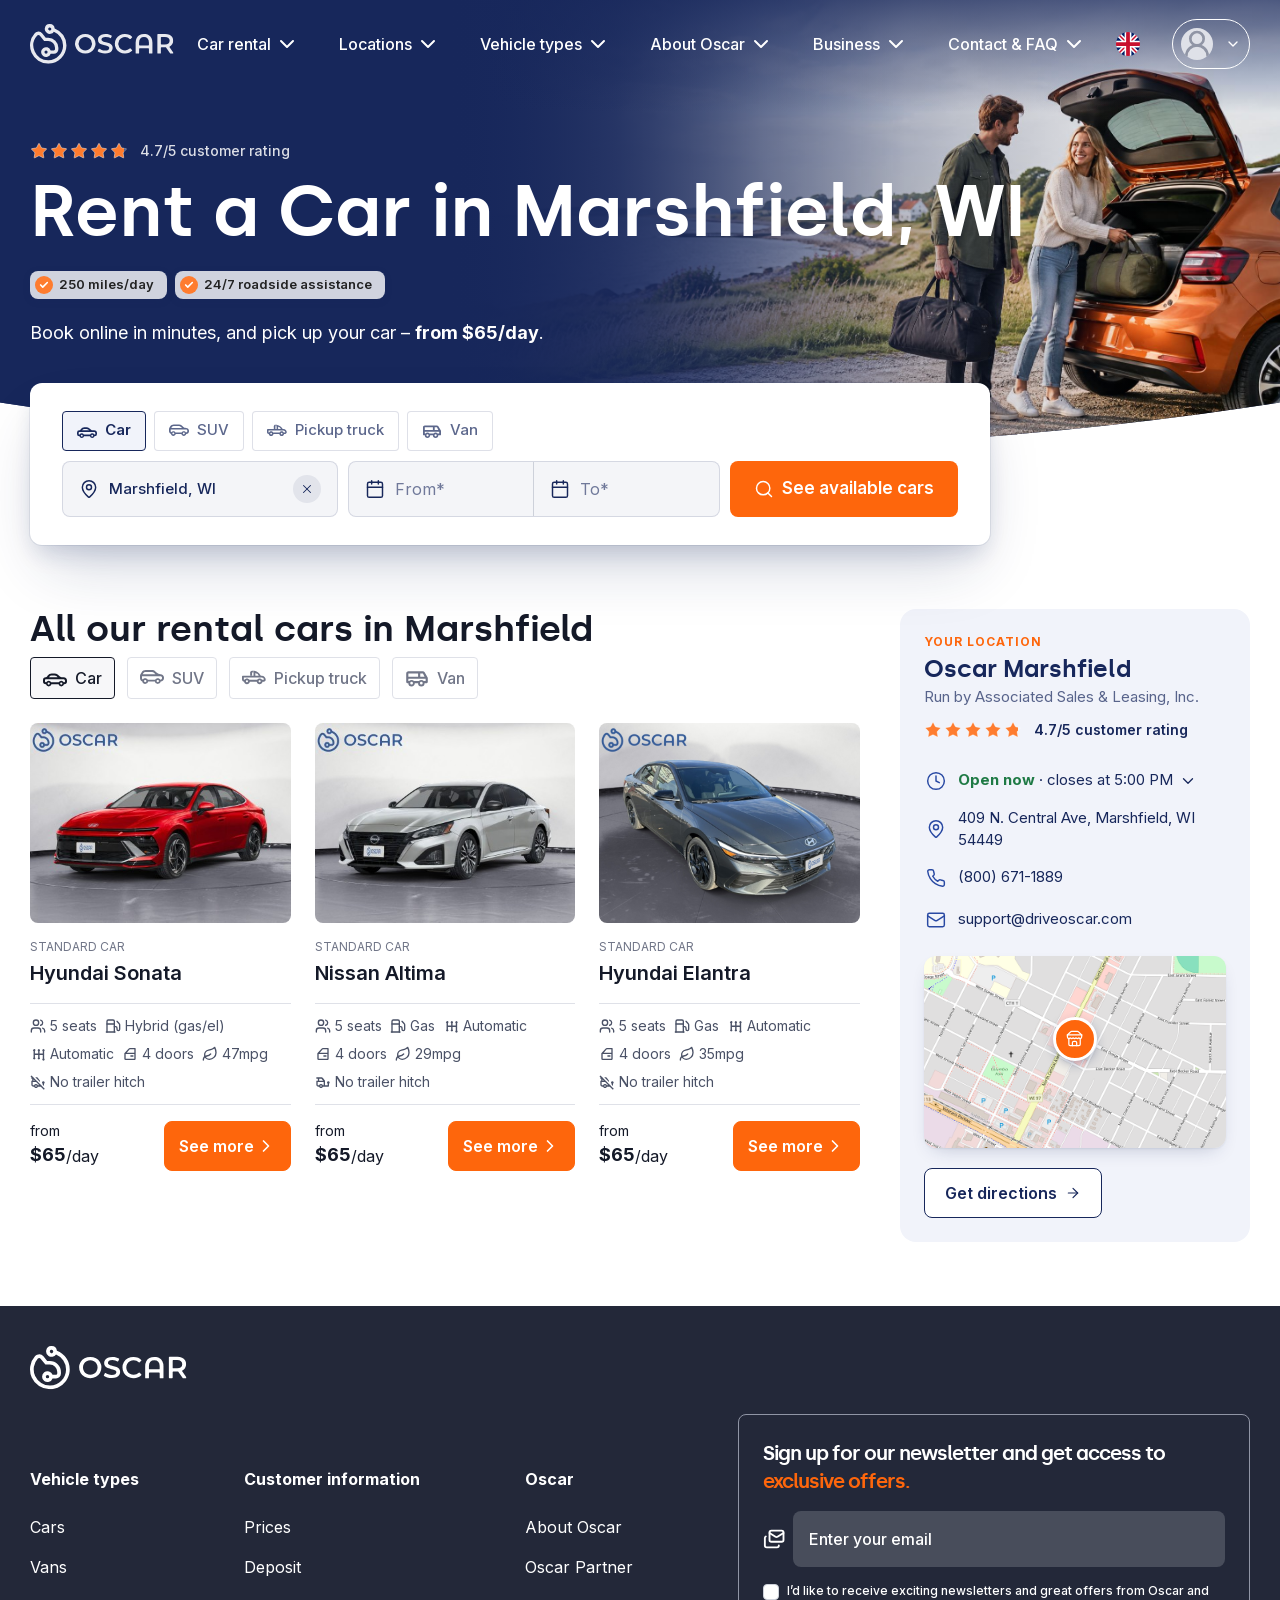
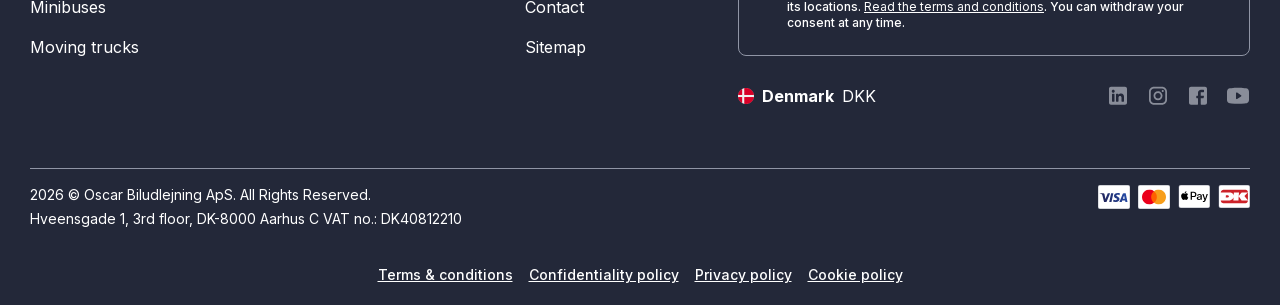
<file: marshfield.html>
<!DOCTYPE html><html data-dpl-id="dpl_GKWxXEJ5Hb7vjqqjvTC3D8hdHsFf" lang="en" class="page-location"><head><meta charSet="utf-8"/><meta name="robots" content="noindex, nofollow"/><meta name="viewport" content="width=device-width, initial-scale=1"/><link rel="stylesheet" href="assets/css/0m1dnx261udqd.css"/><link rel="stylesheet" href="assets/css/3ofi92k___c98.css"/><link rel="stylesheet" href="assets/css/custom.css?v=202610121300"/><meta name="next-size-adjust" content=""/><title>Car rental in Marshfield, WI | Oscar</title><meta name="description" content="Rent a car, SUV, pickup truck or van at Oscar in Marshfield, WI. Prices from $65/day, up to 250 miles per day and 24/7 roadside assistance."/><meta property="og:title" content="Car rental in Marshfield, WI | Oscar"/><meta property="og:description" content="Rent a car, SUV, pickup truck or van at Oscar in Marshfield, WI. Prices from $65/day, up to 250 miles per day and 24/7 roadside assistance."/><meta property="og:url" content="https://hejoscar.dk"/><meta property="og:site_name" content="Oscar"/><meta property="og:image" content="https://a.storyblok.com/f/315301/2250x2250/667766b03c/big-car.jpg"/><meta property="og:type" content="website"/><meta name="twitter:card" content="summary_large_image"/><meta name="twitter:title" content="Car rental in Marshfield, WI | Oscar"/><meta name="twitter:description" content="Rent a car, SUV, pickup truck or van at Oscar in Marshfield, WI. Prices from $65/day, up to 250 miles per day and 24/7 roadside assistance."/><meta name="twitter:image" content="https://a.storyblok.com/f/315301/2250x2250/667766b03c/big-car.jpg"/></head><body class="inter_d4b7ea98-module__N5OFCW__variable silka_273fe654-module__nQlC_a__variable font-inter text-primary antialiased"><div hidden=""><!--$--><!--/$--></div><!--$--><!--/$--><div class="z-max bg-brand-orange-02 animation-delay-500 pointer-events-none fixed top-0 left-0 h-1"></div><div class="flex min-h-screen flex-col"><a class="absolute left-2 z-30 -translate-y-full rounded-lg bg-white p-2 text-sm text-black opacity-0 shadow-md transition-transform focus:translate-y-2 focus:opacity-100" href="#">Skip to content</a><header id="page-header" class="absolute top-0 z-10 w-full font-medium before:bg-white before:transition-all text-white"><nav class="container flex items-center justify-between"><a href="#" class="relative py-2 md:py-6"><svg xmlns="http://www.w3.org/2000/svg" fill="currentColor" viewBox="0 0 125 35" aria-label="Go to the front page" class="w-26 md:w-36 text-white/90"><g clip-path="url(#oscar-logo_svg__a)"><path fill-rule="evenodd" d="M14.748 7.893a4.31 4.31 0 0 0 5.984-1.202A12.93 12.93 0 0 1 28.7 18.655c-.038 6.971-5.73 12.721-12.698 12.82A12.884 12.884 0 0 1 6.252 9.97a1.37 1.37 0 0 1 1.082-.432 1.47 1.47 0 0 1 1.077.54l3.84 4.73h3.537a5.906 5.906 0 0 1 5.9 5.9v1.248a.99.99 0 0 1-.986.986H17.97a4.31 4.31 0 1 0-.003 2.942h2.738a3.93 3.93 0 0 0 3.925-3.926v-1.247a8.85 8.85 0 0 0-8.842-8.843h-2.137l-2.958-3.643A4.4 4.4 0 0 0 5.65 6.91c-.574.23-1.091.58-1.518 1.027l-.052.056a15.817 15.817 0 0 0 11.736 26.42l.231-.001c8.56-.12 15.555-7.181 15.592-15.744A15.88 15.88 0 0 0 21.422 3.804a4.309 4.309 0 0 0-8.507-.335 4.31 4.31 0 0 0 1.833 4.424m1.633-4.726c.225-.151.49-.231.76-.231v.003a1.373 1.373 0 0 1 1.371 1.367 1.37 1.37 0 1 1-2.131-1.14Zm-2.462 19.872a1.37 1.37 0 1 0 1.37 1.37 1.373 1.373 0 0 0-1.37-1.366z" clip-rule="evenodd"></path><path d="M43.462 24.5a8.1 8.1 0 0 1-3.167-3.032 8.72 8.72 0 0 1 0-8.65 8.1 8.1 0 0 1 3.166-3.024q2.013-1.084 4.524-1.084T52.51 9.8a8.1 8.1 0 0 1 3.164 3.013 8.76 8.76 0 0 1 0 8.673A8.1 8.1 0 0 1 52.51 24.5q-2.021 1.09-4.525 1.09-2.503 0-4.523-1.09m7.478-2.322a5.33 5.33 0 0 0 2.063-2.063 6.24 6.24 0 0 0 0-5.936 5.34 5.34 0 0 0-2.063-2.058 6.27 6.27 0 0 0-5.908 0 5.34 5.34 0 0 0-2.063 2.063 6.24 6.24 0 0 0 0 5.937 5.33 5.33 0 0 0 2.063 2.062 6.27 6.27 0 0 0 5.908 0zm10.537 2.867q-1.515-.463-2.492-1.184a.505.505 0 0 1-.148-.609l.64-1.435a.506.506 0 0 1 .732-.224c.622.4 1.292.72 1.994.954.946.332 1.94.503 2.942.506q1.829 0 2.731-.586.903-.586.903-1.546a1.5 1.5 0 0 0-.505-1.161 3.5 3.5 0 0 0-1.277-.715 32 32 0 0 0-2.11-.586 25 25 0 0 1-3.03-.885 5 5 0 0 1-1.994-1.39q-.831-.948-.833-2.566a4.37 4.37 0 0 1 .74-2.473q.738-1.114 2.226-1.768 1.488-.655 3.646-.657c.996 0 1.989.128 2.953.379.749.179 1.47.459 2.142.832a.506.506 0 0 1 .205.632l-.584 1.43a.514.514 0 0 1-.716.253 9.3 9.3 0 0 0-1.75-.685 8.4 8.4 0 0 0-2.273-.329q-1.805 0-2.683.61t-.884 1.617a1.46 1.46 0 0 0 .505 1.15 3.6 3.6 0 0 0 1.277.702q.774.26 2.11.586 1.531.337 3 .884c.77.296 1.457.773 2.004 1.39q.831.937.833 2.526a4.33 4.33 0 0 1-.738 2.46q-.74 1.104-2.24 1.759t-3.656.657a12.5 12.5 0 0 1-3.67-.528m16.433-.546a8.03 8.03 0 0 1-3.141-3.013q-1.137-1.92-1.137-4.336a8.3 8.3 0 0 1 1.148-4.341 8.1 8.1 0 0 1 3.158-3.013 9.2 9.2 0 0 1 4.484-1.086 9.35 9.35 0 0 1 3.68.703 7.6 7.6 0 0 1 2.47 1.665.505.505 0 0 1-.026.721l-1.24 1.166a.516.516 0 0 1-.71-.012 5.7 5.7 0 0 0-4.034-1.572 6.14 6.14 0 0 0-3.024.739 5.3 5.3 0 0 0-2.085 2.051 6.28 6.28 0 0 0 0 5.955 5.3 5.3 0 0 0 2.085 2.05c.928.502 1.97.756 3.024.739a5.66 5.66 0 0 0 4.032-1.588.517.517 0 0 1 .715-.011l1.24 1.18a.506.506 0 0 1 .025.72 7.5 7.5 0 0 1-2.484 1.662 9.45 9.45 0 0 1-3.692.703A9.24 9.24 0 0 1 77.91 24.5Zm24.928-14.925a6 6 0 0 1 2.543 2.567q.903 1.7.903 4.113v8.935a.504.504 0 0 1-.505.506h-2.021a.505.505 0 0 1-.505-.506v-3.548a.504.504 0 0 0-.505-.505h-7.534a.506.506 0 0 0-.505.505v3.548a.506.506 0 0 1-.505.506H92.21a.505.505 0 0 1-.505-.506v-8.935q0-2.414.902-4.113a6 6 0 0 1 2.544-2.567q1.642-.867 3.844-.867c2.202 0 2.749.289 3.843.867m-.112 9.002a.503.503 0 0 0 .505-.506v-2.097q0-2.273-1.124-3.434-1.124-1.16-3.141-1.16-2.022 0-3.142 1.16-1.12 1.161-1.125 3.434v2.092a.505.505 0 0 0 .505.505zm19.266 7.124a.5.5 0 0 1-.418-.22l-3.639-5.234q-.316.03-.631.024h-3.195a.505.505 0 0 0-.505.506v4.399a.504.504 0 0 1-.505.505h-2.021a.507.507 0 0 1-.506-.505V9.153a.504.504 0 0 1 .506-.505h6.241q2.133 0 3.716.704a5.4 5.4 0 0 1 2.425 2.02q.846 1.314.844 3.118 0 1.853-.902 3.188a5.2 5.2 0 0 1-2.054 1.757.5.5 0 0 0-.26.33.5.5 0 0 0 .08.413l3.313 4.728a.505.505 0 0 1-.439.793h-2.05Zm-1.806-13.634q-1.034-.845-3.024-.845h-3.053a.505.505 0 0 0-.505.505v5.52a.504.504 0 0 0 .505.506h3.053q1.993 0 3.024-.856 1.03-.855 1.032-2.426 0-1.56-1.032-2.404"></path></g><defs><clipPath id="oscar-logo_svg__a"><path d="M0 0h124.57v34.41H0z"></path></clipPath></defs></svg></a><nav aria-label="Main" data-orientation="horizontal" dir="ltr" class="hidden justify-center lg:flex z-20 grow self-center"><div style="position:relative"><ul data-orientation="horizontal" class="flex items-center gap-4" dir="ltr"><li class="relative"><button id="radix-_R_19pabsnpfivb_-trigger-radix-_R_79pabsnpfivb_" data-state="closed" aria-expanded="false" aria-controls="radix-_R_19pabsnpfivb_-content-radix-_R_79pabsnpfivb_" class="group flex items-center gap-1 rounded-lg px-3 py-2 outline-hidden focus-visible:ring-2 hover:bg-white/5 data-[state=open]:bg-white/5" data-radix-collection-item="">Car rental<svg xmlns="http://www.w3.org/2000/svg" width="24" height="24" viewBox="0 0 24 24" fill="none" stroke="currentColor" stroke-width="2" stroke-linecap="round" stroke-linejoin="round" class="lucide lucide-chevron-down transition-transform group-data-[state=open]:-rotate-180" aria-hidden="true"><path d="m6 9 6 6 6-6"></path></svg></button><div data-nav-menu id="radix-_R_19pabsnpfivb_-content-radix-_R_79pabsnpfivb_" aria-labelledby="radix-_R_19pabsnpfivb_-trigger-radix-_R_79pabsnpfivb_" data-orientation="horizontal" data-state="closed" class="hidden absolute top-full left-1/2 z-10 w-max min-w-full -translate-x-1/2 pt-2 transition-[scale,translate,opacity] starting:-translate-y-7 starting:scale-90 starting:opacity-0" dir="ltr"><div class="text-primary mt-2 flex w-full gap-2 overflow-hidden rounded-lg border border-gray-100 bg-white p-4 shadow-lg"><div class="flex min-w-[235px] flex-col gap-2"><p class="px-2 py-1 font-bold wrap-break-word hyphens-auto">Car rental</p><a href="#" class="text-tertiary group hover:bg-gray-75 hover:text-primary flex w-full items-center justify-between rounded-sm px-2 py-1"><p class="text-sm wrap-break-word hyphens-auto">Prices</p><svg xmlns="http://www.w3.org/2000/svg" width="24" height="24" viewBox="0 0 24 24" fill="none" stroke="currentColor" stroke-width="2" stroke-linecap="round" stroke-linejoin="round" class="lucide lucide-chevron-right invisible ml-2 size-6 shrink-0 group-hover:visible" aria-hidden="true"><path d="m9 18 6-6-6-6"></path></svg></a><a href="#" class="text-tertiary group hover:bg-gray-75 hover:text-primary flex w-full items-center justify-between rounded-sm px-2 py-1"><p class="text-sm wrap-break-word hyphens-auto">Car subscription</p><svg xmlns="http://www.w3.org/2000/svg" width="24" height="24" viewBox="0 0 24 24" fill="none" stroke="currentColor" stroke-width="2" stroke-linecap="round" stroke-linejoin="round" class="lucide lucide-chevron-right invisible ml-2 size-6 shrink-0 group-hover:visible" aria-hidden="true"><path d="m9 18 6-6-6-6"></path></svg></a><a href="#" class="text-tertiary group hover:bg-gray-75 hover:text-primary flex w-full items-center justify-between rounded-sm px-2 py-1"><p class="text-sm wrap-break-word hyphens-auto">Long-term rental</p><svg xmlns="http://www.w3.org/2000/svg" width="24" height="24" viewBox="0 0 24 24" fill="none" stroke="currentColor" stroke-width="2" stroke-linecap="round" stroke-linejoin="round" class="lucide lucide-chevron-right invisible ml-2 size-6 shrink-0 group-hover:visible" aria-hidden="true"><path d="m9 18 6-6-6-6"></path></svg></a><a href="#" class="text-tertiary group hover:bg-gray-75 hover:text-primary flex w-full items-center justify-between rounded-sm px-2 py-1"><p class="text-sm wrap-break-word hyphens-auto">Loyalty programme</p><svg xmlns="http://www.w3.org/2000/svg" width="24" height="24" viewBox="0 0 24 24" fill="none" stroke="currentColor" stroke-width="2" stroke-linecap="round" stroke-linejoin="round" class="lucide lucide-chevron-right invisible ml-2 size-6 shrink-0 group-hover:visible" aria-hidden="true"><path d="m9 18 6-6-6-6"></path></svg></a></div><div class="flex w-full flex-row justify-between gap-4"></div></div></div></li><li class="relative"><button id="radix-_R_19pabsnpfivb_-trigger-radix-_R_b9pabsnpfivb_" data-state="closed" aria-expanded="false" aria-controls="radix-_R_19pabsnpfivb_-content-radix-_R_b9pabsnpfivb_" class="group flex items-center gap-1 rounded-lg px-3 py-2 outline-hidden focus-visible:ring-2 hover:bg-white/5 data-[state=open]:bg-white/5" data-radix-collection-item="">Locations<svg xmlns="http://www.w3.org/2000/svg" width="24" height="24" viewBox="0 0 24 24" fill="none" stroke="currentColor" stroke-width="2" stroke-linecap="round" stroke-linejoin="round" class="lucide lucide-chevron-down transition-transform group-data-[state=open]:-rotate-180" aria-hidden="true"><path d="m6 9 6 6 6-6"></path></svg></button><div data-nav-menu id="radix-_R_19pabsnpfivb_-content-radix-_R_b9pabsnpfivb_" aria-labelledby="radix-_R_19pabsnpfivb_-trigger-radix-_R_b9pabsnpfivb_" data-orientation="horizontal" data-state="closed" class="hidden absolute top-full left-1/2 z-10 w-max min-w-full -translate-x-1/2 pt-2 transition-[scale,translate,opacity] starting:-translate-y-7 starting:scale-90 starting:opacity-0" dir="ltr"><div class="text-primary mt-2 flex w-full gap-2 overflow-hidden rounded-lg border border-gray-100 bg-white p-4 shadow-lg"><div class="flex min-w-[235px] flex-col gap-2"><p class="px-2 py-1 font-bold wrap-break-word hyphens-auto">Locations</p><a href="#" class="text-tertiary group hover:bg-gray-75 hover:text-primary flex w-full items-center justify-between rounded-sm px-2 py-1"><p class="text-sm wrap-break-word hyphens-auto">See all locations</p><svg xmlns="http://www.w3.org/2000/svg" width="24" height="24" viewBox="0 0 24 24" fill="none" stroke="currentColor" stroke-width="2" stroke-linecap="round" stroke-linejoin="round" class="lucide lucide-chevron-right invisible ml-2 size-6 shrink-0 group-hover:visible" aria-hidden="true"><path d="m9 18 6-6-6-6"></path></svg></a><a href="en-aarhus-n.html" data-loc-link class="text-tertiary group hover:bg-gray-75 hover:text-primary flex w-full items-center justify-between rounded-sm px-2 py-1"><p class="text-sm wrap-break-word hyphens-auto">Location page</p><svg xmlns="http://www.w3.org/2000/svg" width="24" height="24" viewBox="0 0 24 24" fill="none" stroke="currentColor" stroke-width="2" stroke-linecap="round" stroke-linejoin="round" class="lucide lucide-chevron-right invisible ml-2 size-6 shrink-0 group-hover:visible" aria-hidden="true"><path d="m9 18 6-6-6-6"></path></svg></a><a href="marshfield.html" data-loc-link class="text-tertiary group hover:bg-gray-75 hover:text-primary flex w-full items-center justify-between rounded-sm px-2 py-1"><p class="text-sm wrap-break-word hyphens-auto">Location page (US)</p><svg xmlns="http://www.w3.org/2000/svg" width="24" height="24" viewBox="0 0 24 24" fill="none" stroke="currentColor" stroke-width="2" stroke-linecap="round" stroke-linejoin="round" class="lucide lucide-chevron-right invisible ml-2 size-6 shrink-0 group-hover:visible" aria-hidden="true"><path d="m9 18 6-6-6-6"></path></svg></a><a href="#" class="text-tertiary group hover:bg-gray-75 hover:text-primary flex w-full items-center justify-between rounded-sm px-2 py-1"><p class="text-sm wrap-break-word hyphens-auto">Copenhagen</p><svg xmlns="http://www.w3.org/2000/svg" width="24" height="24" viewBox="0 0 24 24" fill="none" stroke="currentColor" stroke-width="2" stroke-linecap="round" stroke-linejoin="round" class="lucide lucide-chevron-right invisible ml-2 size-6 shrink-0 group-hover:visible" aria-hidden="true"><path d="m9 18 6-6-6-6"></path></svg></a><a href="#" class="text-tertiary group hover:bg-gray-75 hover:text-primary flex w-full items-center justify-between rounded-sm px-2 py-1"><p class="text-sm wrap-break-word hyphens-auto">Aarhus</p><svg xmlns="http://www.w3.org/2000/svg" width="24" height="24" viewBox="0 0 24 24" fill="none" stroke="currentColor" stroke-width="2" stroke-linecap="round" stroke-linejoin="round" class="lucide lucide-chevron-right invisible ml-2 size-6 shrink-0 group-hover:visible" aria-hidden="true"><path d="m9 18 6-6-6-6"></path></svg></a><a href="#" class="text-tertiary group hover:bg-gray-75 hover:text-primary flex w-full items-center justify-between rounded-sm px-2 py-1"><p class="text-sm wrap-break-word hyphens-auto">Odense</p><svg xmlns="http://www.w3.org/2000/svg" width="24" height="24" viewBox="0 0 24 24" fill="none" stroke="currentColor" stroke-width="2" stroke-linecap="round" stroke-linejoin="round" class="lucide lucide-chevron-right invisible ml-2 size-6 shrink-0 group-hover:visible" aria-hidden="true"><path d="m9 18 6-6-6-6"></path></svg></a><a href="#" class="text-tertiary group hover:bg-gray-75 hover:text-primary flex w-full items-center justify-between rounded-sm px-2 py-1"><p class="text-sm wrap-break-word hyphens-auto">Aalborg</p><svg xmlns="http://www.w3.org/2000/svg" width="24" height="24" viewBox="0 0 24 24" fill="none" stroke="currentColor" stroke-width="2" stroke-linecap="round" stroke-linejoin="round" class="lucide lucide-chevron-right invisible ml-2 size-6 shrink-0 group-hover:visible" aria-hidden="true"><path d="m9 18 6-6-6-6"></path></svg></a><a href="#" class="text-tertiary group hover:bg-gray-75 hover:text-primary flex w-full items-center justify-between rounded-sm px-2 py-1"><p class="text-sm wrap-break-word hyphens-auto">Esbjerg</p><svg xmlns="http://www.w3.org/2000/svg" width="24" height="24" viewBox="0 0 24 24" fill="none" stroke="currentColor" stroke-width="2" stroke-linecap="round" stroke-linejoin="round" class="lucide lucide-chevron-right invisible ml-2 size-6 shrink-0 group-hover:visible" aria-hidden="true"><path d="m9 18 6-6-6-6"></path></svg></a></div><div class="flex w-full flex-row justify-between gap-4"></div></div></div></li><li class="relative"><button id="radix-_R_19pabsnpfivb_-trigger-radix-_R_f9pabsnpfivb_" data-state="closed" aria-expanded="false" aria-controls="radix-_R_19pabsnpfivb_-content-radix-_R_f9pabsnpfivb_" class="group flex items-center gap-1 rounded-lg px-3 py-2 outline-hidden focus-visible:ring-2 hover:bg-white/5 data-[state=open]:bg-white/5" data-radix-collection-item="">Vehicle types<svg xmlns="http://www.w3.org/2000/svg" width="24" height="24" viewBox="0 0 24 24" fill="none" stroke="currentColor" stroke-width="2" stroke-linecap="round" stroke-linejoin="round" class="lucide lucide-chevron-down transition-transform group-data-[state=open]:-rotate-180" aria-hidden="true"><path d="m6 9 6 6 6-6"></path></svg></button><div data-nav-menu id="radix-_R_19pabsnpfivb_-content-radix-_R_f9pabsnpfivb_" aria-labelledby="radix-_R_19pabsnpfivb_-trigger-radix-_R_f9pabsnpfivb_" data-orientation="horizontal" data-state="closed" class="hidden absolute top-full left-1/2 z-10 w-max min-w-full -translate-x-1/2 pt-2 transition-[scale,translate,opacity] starting:-translate-y-7 starting:scale-90 starting:opacity-0" dir="ltr"><div class="text-primary mt-2 flex w-full gap-2 overflow-hidden rounded-lg border border-gray-100 bg-white p-4 shadow-lg"><div class="flex min-w-[235px] flex-col gap-2"><p class="px-2 py-1 font-bold wrap-break-word hyphens-auto">Vehicle types</p><a href="#" class="text-tertiary group hover:bg-gray-75 hover:text-primary flex w-full items-center justify-between rounded-sm px-2 py-1"><p class="text-sm wrap-break-word hyphens-auto">Cars</p><svg xmlns="http://www.w3.org/2000/svg" width="24" height="24" viewBox="0 0 24 24" fill="none" stroke="currentColor" stroke-width="2" stroke-linecap="round" stroke-linejoin="round" class="lucide lucide-chevron-right invisible ml-2 size-6 shrink-0 group-hover:visible" aria-hidden="true"><path d="m9 18 6-6-6-6"></path></svg></a><a href="#" class="text-tertiary group hover:bg-gray-75 hover:text-primary flex w-full items-center justify-between rounded-sm px-2 py-1"><p class="text-sm wrap-break-word hyphens-auto">Vans</p><svg xmlns="http://www.w3.org/2000/svg" width="24" height="24" viewBox="0 0 24 24" fill="none" stroke="currentColor" stroke-width="2" stroke-linecap="round" stroke-linejoin="round" class="lucide lucide-chevron-right invisible ml-2 size-6 shrink-0 group-hover:visible" aria-hidden="true"><path d="m9 18 6-6-6-6"></path></svg></a><a href="#" class="text-tertiary group hover:bg-gray-75 hover:text-primary flex w-full items-center justify-between rounded-sm px-2 py-1"><p class="text-sm wrap-break-word hyphens-auto">Moving trucks</p><svg xmlns="http://www.w3.org/2000/svg" width="24" height="24" viewBox="0 0 24 24" fill="none" stroke="currentColor" stroke-width="2" stroke-linecap="round" stroke-linejoin="round" class="lucide lucide-chevron-right invisible ml-2 size-6 shrink-0 group-hover:visible" aria-hidden="true"><path d="m9 18 6-6-6-6"></path></svg></a><a href="#" class="text-tertiary group hover:bg-gray-75 hover:text-primary flex w-full items-center justify-between rounded-sm px-2 py-1"><p class="text-sm wrap-break-word hyphens-auto">Minibuses</p><svg xmlns="http://www.w3.org/2000/svg" width="24" height="24" viewBox="0 0 24 24" fill="none" stroke="currentColor" stroke-width="2" stroke-linecap="round" stroke-linejoin="round" class="lucide lucide-chevron-right invisible ml-2 size-6 shrink-0 group-hover:visible" aria-hidden="true"><path d="m9 18 6-6-6-6"></path></svg></a><a href="#" class="text-tertiary group hover:bg-gray-75 hover:text-primary flex w-full items-center justify-between rounded-sm px-2 py-1"><p class="text-sm wrap-break-word hyphens-auto">Trailers</p><svg xmlns="http://www.w3.org/2000/svg" width="24" height="24" viewBox="0 0 24 24" fill="none" stroke="currentColor" stroke-width="2" stroke-linecap="round" stroke-linejoin="round" class="lucide lucide-chevron-right invisible ml-2 size-6 shrink-0 group-hover:visible" aria-hidden="true"><path d="m9 18 6-6-6-6"></path></svg></a><a href="#" class="text-tertiary group hover:bg-gray-75 hover:text-primary flex w-full items-center justify-between rounded-sm px-2 py-1"><p class="text-sm wrap-break-word hyphens-auto">Car transporters</p><svg xmlns="http://www.w3.org/2000/svg" width="24" height="24" viewBox="0 0 24 24" fill="none" stroke="currentColor" stroke-width="2" stroke-linecap="round" stroke-linejoin="round" class="lucide lucide-chevron-right invisible ml-2 size-6 shrink-0 group-hover:visible" aria-hidden="true"><path d="m9 18 6-6-6-6"></path></svg></a></div><div class="flex w-full flex-row justify-between gap-4"></div></div></div></li><li class="relative"><button id="radix-_R_19pabsnpfivb_-trigger-radix-_R_j9pabsnpfivb_" data-state="closed" aria-expanded="false" aria-controls="radix-_R_19pabsnpfivb_-content-radix-_R_j9pabsnpfivb_" class="group flex items-center gap-1 rounded-lg px-3 py-2 outline-hidden focus-visible:ring-2 hover:bg-white/5 data-[state=open]:bg-white/5" data-radix-collection-item="">About Oscar<svg xmlns="http://www.w3.org/2000/svg" width="24" height="24" viewBox="0 0 24 24" fill="none" stroke="currentColor" stroke-width="2" stroke-linecap="round" stroke-linejoin="round" class="lucide lucide-chevron-down transition-transform group-data-[state=open]:-rotate-180" aria-hidden="true"><path d="m6 9 6 6 6-6"></path></svg></button><div data-nav-menu id="radix-_R_19pabsnpfivb_-content-radix-_R_j9pabsnpfivb_" aria-labelledby="radix-_R_19pabsnpfivb_-trigger-radix-_R_j9pabsnpfivb_" data-orientation="horizontal" data-state="closed" class="hidden absolute top-full left-1/2 z-10 w-max min-w-full -translate-x-1/2 pt-2 transition-[scale,translate,opacity] starting:-translate-y-7 starting:scale-90 starting:opacity-0" dir="ltr"><div class="text-primary mt-2 flex w-full gap-2 overflow-hidden rounded-lg border border-gray-100 bg-white p-4 shadow-lg"><div class="flex min-w-[235px] flex-col gap-2"><p class="px-2 py-1 font-bold wrap-break-word hyphens-auto">About Oscar</p><a href="#" class="text-tertiary group hover:bg-gray-75 hover:text-primary flex w-full items-center justify-between rounded-sm px-2 py-1"><p class="text-sm wrap-break-word hyphens-auto">About Oscar</p><svg xmlns="http://www.w3.org/2000/svg" width="24" height="24" viewBox="0 0 24 24" fill="none" stroke="currentColor" stroke-width="2" stroke-linecap="round" stroke-linejoin="round" class="lucide lucide-chevron-right invisible ml-2 size-6 shrink-0 group-hover:visible" aria-hidden="true"><path d="m9 18 6-6-6-6"></path></svg></a><a href="#" class="text-tertiary group hover:bg-gray-75 hover:text-primary flex w-full items-center justify-between rounded-sm px-2 py-1"><p class="text-sm wrap-break-word hyphens-auto">Awards</p><svg xmlns="http://www.w3.org/2000/svg" width="24" height="24" viewBox="0 0 24 24" fill="none" stroke="currentColor" stroke-width="2" stroke-linecap="round" stroke-linejoin="round" class="lucide lucide-chevron-right invisible ml-2 size-6 shrink-0 group-hover:visible" aria-hidden="true"><path d="m9 18 6-6-6-6"></path></svg></a><a href="en-search-bars.html" data-sb-link class="text-tertiary group hover:bg-gray-75 hover:text-primary flex w-full items-center justify-between rounded-sm px-2 py-1"><p class="text-sm wrap-break-word hyphens-auto">Search Bars</p><svg xmlns="http://www.w3.org/2000/svg" width="24" height="24" viewBox="0 0 24 24" fill="none" stroke="currentColor" stroke-width="2" stroke-linecap="round" stroke-linejoin="round" class="lucide lucide-chevron-right invisible ml-2 size-6 shrink-0 group-hover:visible" aria-hidden="true"><path d="m9 18 6-6-6-6"></path></svg></a><a href="#" class="text-tertiary group hover:bg-gray-75 hover:text-primary flex w-full items-center justify-between rounded-sm px-2 py-1"><p class="text-sm wrap-break-word hyphens-auto">Oscar partner</p><svg xmlns="http://www.w3.org/2000/svg" width="24" height="24" viewBox="0 0 24 24" fill="none" stroke="currentColor" stroke-width="2" stroke-linecap="round" stroke-linejoin="round" class="lucide lucide-chevron-right invisible ml-2 size-6 shrink-0 group-hover:visible" aria-hidden="true"><path d="m9 18 6-6-6-6"></path></svg></a><a href="#" class="text-tertiary group hover:bg-gray-75 hover:text-primary flex w-full items-center justify-between rounded-sm px-2 py-1"><p class="text-sm wrap-break-word hyphens-auto">Sponsorships</p><svg xmlns="http://www.w3.org/2000/svg" width="24" height="24" viewBox="0 0 24 24" fill="none" stroke="currentColor" stroke-width="2" stroke-linecap="round" stroke-linejoin="round" class="lucide lucide-chevron-right invisible ml-2 size-6 shrink-0 group-hover:visible" aria-hidden="true"><path d="m9 18 6-6-6-6"></path></svg></a></div><div class="flex w-full flex-row justify-between gap-4"></div></div></div></li><li class="relative"><button id="radix-_R_19pabsnpfivb_-trigger-radix-_R_n9pabsnpfivb_" data-state="closed" aria-expanded="false" aria-controls="radix-_R_19pabsnpfivb_-content-radix-_R_n9pabsnpfivb_" class="group flex items-center gap-1 rounded-lg px-3 py-2 outline-hidden focus-visible:ring-2 hover:bg-white/5 data-[state=open]:bg-white/5" data-radix-collection-item="">Business<svg xmlns="http://www.w3.org/2000/svg" width="24" height="24" viewBox="0 0 24 24" fill="none" stroke="currentColor" stroke-width="2" stroke-linecap="round" stroke-linejoin="round" class="lucide lucide-chevron-down transition-transform group-data-[state=open]:-rotate-180" aria-hidden="true"><path d="m6 9 6 6 6-6"></path></svg></button><div data-nav-menu id="radix-_R_19pabsnpfivb_-content-radix-_R_n9pabsnpfivb_" aria-labelledby="radix-_R_19pabsnpfivb_-trigger-radix-_R_n9pabsnpfivb_" data-orientation="horizontal" data-state="closed" class="hidden absolute top-full left-1/2 z-10 w-max min-w-full -translate-x-1/2 pt-2 transition-[scale,translate,opacity] starting:-translate-y-7 starting:scale-90 starting:opacity-0" dir="ltr"><div class="text-primary mt-2 flex w-full gap-2 overflow-hidden rounded-lg border border-gray-100 bg-white p-4 shadow-lg"><div class="flex min-w-[235px] flex-col gap-2"><p class="px-2 py-1 font-bold wrap-break-word hyphens-auto">Business</p><a href="#" class="text-tertiary group hover:bg-gray-75 hover:text-primary flex w-full items-center justify-between rounded-sm px-2 py-1"><p class="text-sm wrap-break-word hyphens-auto">Car rental for business</p><svg xmlns="http://www.w3.org/2000/svg" width="24" height="24" viewBox="0 0 24 24" fill="none" stroke="currentColor" stroke-width="2" stroke-linecap="round" stroke-linejoin="round" class="lucide lucide-chevron-right invisible ml-2 size-6 shrink-0 group-hover:visible" aria-hidden="true"><path d="m9 18 6-6-6-6"></path></svg></a><a href="#" class="text-tertiary group hover:bg-gray-75 hover:text-primary flex w-full items-center justify-between rounded-sm px-2 py-1"><p class="text-sm wrap-break-word hyphens-auto">Invoice payment</p><svg xmlns="http://www.w3.org/2000/svg" width="24" height="24" viewBox="0 0 24 24" fill="none" stroke="currentColor" stroke-width="2" stroke-linecap="round" stroke-linejoin="round" class="lucide lucide-chevron-right invisible ml-2 size-6 shrink-0 group-hover:visible" aria-hidden="true"><path d="m9 18 6-6-6-6"></path></svg></a></div><div class="flex w-full flex-row justify-between gap-4"></div></div></div></li><li class="relative"><button id="radix-_R_19pabsnpfivb_-trigger-radix-_R_r9pabsnpfivb_" data-state="closed" aria-expanded="false" aria-controls="radix-_R_19pabsnpfivb_-content-radix-_R_r9pabsnpfivb_" class="group flex items-center gap-1 rounded-lg px-3 py-2 outline-hidden focus-visible:ring-2 hover:bg-white/5 data-[state=open]:bg-white/5" data-radix-collection-item="">Contact &amp; FAQ<svg xmlns="http://www.w3.org/2000/svg" width="24" height="24" viewBox="0 0 24 24" fill="none" stroke="currentColor" stroke-width="2" stroke-linecap="round" stroke-linejoin="round" class="lucide lucide-chevron-down transition-transform group-data-[state=open]:-rotate-180" aria-hidden="true"><path d="m6 9 6 6 6-6"></path></svg></button><div data-nav-menu id="radix-_R_19pabsnpfivb_-content-radix-_R_r9pabsnpfivb_" aria-labelledby="radix-_R_19pabsnpfivb_-trigger-radix-_R_r9pabsnpfivb_" data-orientation="horizontal" data-state="closed" class="hidden absolute top-full left-1/2 z-10 w-max min-w-full -translate-x-1/2 pt-2 transition-[scale,translate,opacity] starting:-translate-y-7 starting:scale-90 starting:opacity-0" dir="ltr"><div class="text-primary mt-2 flex w-full gap-2 overflow-hidden rounded-lg border border-gray-100 bg-white p-4 shadow-lg"><div class="flex min-w-[235px] flex-col gap-2"><p class="px-2 py-1 font-bold wrap-break-word hyphens-auto">Contact &amp; FAQ</p><a href="#" class="text-tertiary group hover:bg-gray-75 hover:text-primary flex w-full items-center justify-between rounded-sm px-2 py-1"><p class="text-sm wrap-break-word hyphens-auto">Contact</p><svg xmlns="http://www.w3.org/2000/svg" width="24" height="24" viewBox="0 0 24 24" fill="none" stroke="currentColor" stroke-width="2" stroke-linecap="round" stroke-linejoin="round" class="lucide lucide-chevron-right invisible ml-2 size-6 shrink-0 group-hover:visible" aria-hidden="true"><path d="m9 18 6-6-6-6"></path></svg></a><a href="#" class="text-tertiary group hover:bg-gray-75 hover:text-primary flex w-full items-center justify-between rounded-sm px-2 py-1"><p class="text-sm wrap-break-word hyphens-auto">Help centre &amp; FAQ</p><svg xmlns="http://www.w3.org/2000/svg" width="24" height="24" viewBox="0 0 24 24" fill="none" stroke="currentColor" stroke-width="2" stroke-linecap="round" stroke-linejoin="round" class="lucide lucide-chevron-right invisible ml-2 size-6 shrink-0 group-hover:visible" aria-hidden="true"><path d="m9 18 6-6-6-6"></path></svg></a><button type="button" class="font-toggle" data-font-toggle aria-pressed="false"><span>Change font</span><span class="font-toggle__value" data-font-label>Silka + Inter</span></button></div><div class="flex w-full flex-row justify-between gap-4"></div></div></div></li></ul></div></nav><div class="relative flex items-center lg:gap-6"><div class="lang-switch relative"><button aria-label="Change language" class="cursor-pointer rounded-full p-2 transition-colors hover:bg-gray-600 focus:ring-2 focus:ring-offset-2 focus:outline-hidden" type="button" aria-haspopup="true" aria-expanded="false" aria-controls="radix-_R_3ppabsnpfivb_" data-state="closed"><svg xmlns="http://www.w3.org/2000/svg" viewBox="0 0 32 32" class="size-6" aria-hidden="true"><defs><clipPath id="flag-uk-btn"><circle cx="16" cy="16" r="16"/></clipPath></defs><g clip-path="url(#flag-uk-btn)"><path fill="#012169" d="M0 0h32v32H0z"/><path stroke="#FFFFFF" stroke-width="6" d="M0 0l32 32M32 0L0 32"/><path stroke="#C8102E" stroke-width="2" d="M0 0l32 32M32 0L0 32"/><path stroke="#FFFFFF" stroke-width="9" d="M16 0v32M0 16h32"/><path stroke="#C8102E" stroke-width="5" d="M16 0v32M0 16h32"/></g></svg></button><div data-nav-menu class="lang-menu hidden absolute top-full right-0 z-10 w-max pt-2"><div class="lang-menu__panel"><a href="index.html" hreflang="da" lang="da" class="lang-menu__item"><svg aria-hidden="true" xmlns="http://www.w3.org/2000/svg" fill="none" viewBox="0 0 32 32" class="size-6"><g clip-path="url(#flag-denmark-menu)"><path fill="#F0F0F0" d="M16 32c8.837 0 16-7.163 16-16S24.837 0 16 0 0 7.164 0 16s7.163 16 16 16"></path><path fill="#D80027" d="M12.524 13.913h19.342C30.844 6.063 24.131 0 16.002 0c-1.195 0-2.359.132-3.479.38zM8.35 13.913V1.945C3.955 4.342.81 8.74.136 13.913zM8.349 18.087H.137c.674 5.173 3.819 9.57 8.212 11.967zM12.523 18.087V31.62c1.12.248 2.284.38 3.479.38 8.129 0 14.842-6.063 15.864-13.913z"></path></g><defs><clipPath id="flag-denmark-menu"><path fill="#fff" d="M0 0h32v32H0z"></path></clipPath></defs></svg><span>Dansk</span></a><a href="marshfield.html" hreflang="en" lang="en" class="lang-menu__item" aria-current="page"><svg xmlns="http://www.w3.org/2000/svg" viewBox="0 0 32 32" class="size-6" aria-hidden="true"><defs><clipPath id="flag-uk-menu"><circle cx="16" cy="16" r="16"/></clipPath></defs><g clip-path="url(#flag-uk-menu)"><path fill="#012169" d="M0 0h32v32H0z"/><path stroke="#FFFFFF" stroke-width="6" d="M0 0l32 32M32 0L0 32"/><path stroke="#C8102E" stroke-width="2" d="M0 0l32 32M32 0L0 32"/><path stroke="#FFFFFF" stroke-width="9" d="M16 0v32M0 16h32"/><path stroke="#C8102E" stroke-width="5" d="M16 0v32M0 16h32"/></g></svg><span>English</span></a></div></div></div><p id="radix-_R_3ppabsnpfivbH2_" class="sr-only">Change language</p><button class="group hidden cursor-pointer items-center gap-3 rounded-full border border-white p-2 lg:flex" type="button" aria-label="Open navigation menu" id="radix-_R_5ppabsnpfivb_" aria-haspopup="menu" aria-expanded="false" data-state="closed"><span class="size-8 overflow-hidden rounded-full bg-gray-100 lg:block"><svg xmlns="http://www.w3.org/2000/svg" width="24" height="24" viewBox="0 0 24 24" fill="none" stroke="currentColor" stroke-width="2" stroke-linecap="round" stroke-linejoin="round" class="lucide lucide-user-round size-full text-gray-500" aria-hidden="true"><circle cx="12" cy="8" r="5"></circle><path d="M20 21a8 8 0 0 0-16 0"></path></svg></span><svg xmlns="http://www.w3.org/2000/svg" width="24" height="24" viewBox="0 0 24 24" fill="none" stroke="currentColor" stroke-width="2" stroke-linecap="round" stroke-linejoin="round" class="lucide lucide-chevron-down size-4 text-white transition-transform group-data-[state=open]:-rotate-180" aria-hidden="true"><path d="m6 9 6 6 6-6"></path></svg></button><button class="size-12 p-3 lg:hidden" title="Open navigation menu" type="button" aria-haspopup="dialog" aria-expanded="false" aria-controls="radix-_R_7ppabsnpfivb_" data-state="closed"><svg xmlns="http://www.w3.org/2000/svg" width="24" height="24" viewBox="0 0 24 24" fill="none" stroke="currentColor" stroke-width="2" stroke-linecap="round" stroke-linejoin="round" class="lucide lucide-menu size-full" aria-hidden="true"><path d="M4 5h16"></path><path d="M4 12h16"></path><path d="M4 19h16"></path></svg></button></div></nav></header><main id="a11y-main-content" class="flex-1"><section class="loc-hero"><img class="loc-hero__bg" src="assets/img/oscar-hero.jpg" alt="A couple packing an orange Oscar rental car"><div class="container loc-hero__inner"><div class="loc-hero__proof"><a href="#" class="hero-rating" aria-label="Rated 4.7 out of 5 by Oscar customers"><span class="hero-rating__stars" style="--rating: 4.7"><span class="hero-rating__empty"><svg viewBox="0 0 24 24" aria-hidden="true"><path d="M11.525 2.295a.53.53 0 0 1 .95 0l2.31 4.679a2.123 2.123 0 0 0 1.595 1.16l5.166.756a.53.53 0 0 1 .294.904l-3.736 3.638a2.123 2.123 0 0 0-.611 1.878l.882 5.14a.53.53 0 0 1-.771.56l-4.618-2.428a2.122 2.122 0 0 0-1.973 0L6.396 21.01a.53.53 0 0 1-.77-.56l.881-5.139a2.122 2.122 0 0 0-.611-1.879L2.16 9.795a.53.53 0 0 1 .294-.906l5.165-.755a2.122 2.122 0 0 0 1.597-1.16z"/></svg><svg viewBox="0 0 24 24" aria-hidden="true"><path d="M11.525 2.295a.53.53 0 0 1 .95 0l2.31 4.679a2.123 2.123 0 0 0 1.595 1.16l5.166.756a.53.53 0 0 1 .294.904l-3.736 3.638a2.123 2.123 0 0 0-.611 1.878l.882 5.14a.53.53 0 0 1-.771.56l-4.618-2.428a2.122 2.122 0 0 0-1.973 0L6.396 21.01a.53.53 0 0 1-.77-.56l.881-5.139a2.122 2.122 0 0 0-.611-1.879L2.16 9.795a.53.53 0 0 1 .294-.906l5.165-.755a2.122 2.122 0 0 0 1.597-1.16z"/></svg><svg viewBox="0 0 24 24" aria-hidden="true"><path d="M11.525 2.295a.53.53 0 0 1 .95 0l2.31 4.679a2.123 2.123 0 0 0 1.595 1.16l5.166.756a.53.53 0 0 1 .294.904l-3.736 3.638a2.123 2.123 0 0 0-.611 1.878l.882 5.14a.53.53 0 0 1-.771.56l-4.618-2.428a2.122 2.122 0 0 0-1.973 0L6.396 21.01a.53.53 0 0 1-.77-.56l.881-5.139a2.122 2.122 0 0 0-.611-1.879L2.16 9.795a.53.53 0 0 1 .294-.906l5.165-.755a2.122 2.122 0 0 0 1.597-1.16z"/></svg><svg viewBox="0 0 24 24" aria-hidden="true"><path d="M11.525 2.295a.53.53 0 0 1 .95 0l2.31 4.679a2.123 2.123 0 0 0 1.595 1.16l5.166.756a.53.53 0 0 1 .294.904l-3.736 3.638a2.123 2.123 0 0 0-.611 1.878l.882 5.14a.53.53 0 0 1-.771.56l-4.618-2.428a2.122 2.122 0 0 0-1.973 0L6.396 21.01a.53.53 0 0 1-.77-.56l.881-5.139a2.122 2.122 0 0 0-.611-1.879L2.16 9.795a.53.53 0 0 1 .294-.906l5.165-.755a2.122 2.122 0 0 0 1.597-1.16z"/></svg><svg viewBox="0 0 24 24" aria-hidden="true"><path d="M11.525 2.295a.53.53 0 0 1 .95 0l2.31 4.679a2.123 2.123 0 0 0 1.595 1.16l5.166.756a.53.53 0 0 1 .294.904l-3.736 3.638a2.123 2.123 0 0 0-.611 1.878l.882 5.14a.53.53 0 0 1-.771.56l-4.618-2.428a2.122 2.122 0 0 0-1.973 0L6.396 21.01a.53.53 0 0 1-.77-.56l.881-5.139a2.122 2.122 0 0 0-.611-1.879L2.16 9.795a.53.53 0 0 1 .294-.906l5.165-.755a2.122 2.122 0 0 0 1.597-1.16z"/></svg></span><span class="hero-rating__filled"><svg viewBox="0 0 24 24" aria-hidden="true"><path d="M11.525 2.295a.53.53 0 0 1 .95 0l2.31 4.679a2.123 2.123 0 0 0 1.595 1.16l5.166.756a.53.53 0 0 1 .294.904l-3.736 3.638a2.123 2.123 0 0 0-.611 1.878l.882 5.14a.53.53 0 0 1-.771.56l-4.618-2.428a2.122 2.122 0 0 0-1.973 0L6.396 21.01a.53.53 0 0 1-.77-.56l.881-5.139a2.122 2.122 0 0 0-.611-1.879L2.16 9.795a.53.53 0 0 1 .294-.906l5.165-.755a2.122 2.122 0 0 0 1.597-1.16z"/></svg><svg viewBox="0 0 24 24" aria-hidden="true"><path d="M11.525 2.295a.53.53 0 0 1 .95 0l2.31 4.679a2.123 2.123 0 0 0 1.595 1.16l5.166.756a.53.53 0 0 1 .294.904l-3.736 3.638a2.123 2.123 0 0 0-.611 1.878l.882 5.14a.53.53 0 0 1-.771.56l-4.618-2.428a2.122 2.122 0 0 0-1.973 0L6.396 21.01a.53.53 0 0 1-.77-.56l.881-5.139a2.122 2.122 0 0 0-.611-1.879L2.16 9.795a.53.53 0 0 1 .294-.906l5.165-.755a2.122 2.122 0 0 0 1.597-1.16z"/></svg><svg viewBox="0 0 24 24" aria-hidden="true"><path d="M11.525 2.295a.53.53 0 0 1 .95 0l2.31 4.679a2.123 2.123 0 0 0 1.595 1.16l5.166.756a.53.53 0 0 1 .294.904l-3.736 3.638a2.123 2.123 0 0 0-.611 1.878l.882 5.14a.53.53 0 0 1-.771.56l-4.618-2.428a2.122 2.122 0 0 0-1.973 0L6.396 21.01a.53.53 0 0 1-.77-.56l.881-5.139a2.122 2.122 0 0 0-.611-1.879L2.16 9.795a.53.53 0 0 1 .294-.906l5.165-.755a2.122 2.122 0 0 0 1.597-1.16z"/></svg><svg viewBox="0 0 24 24" aria-hidden="true"><path d="M11.525 2.295a.53.53 0 0 1 .95 0l2.31 4.679a2.123 2.123 0 0 0 1.595 1.16l5.166.756a.53.53 0 0 1 .294.904l-3.736 3.638a2.123 2.123 0 0 0-.611 1.878l.882 5.14a.53.53 0 0 1-.771.56l-4.618-2.428a2.122 2.122 0 0 0-1.973 0L6.396 21.01a.53.53 0 0 1-.77-.56l.881-5.139a2.122 2.122 0 0 0-.611-1.879L2.16 9.795a.53.53 0 0 1 .294-.906l5.165-.755a2.122 2.122 0 0 0 1.597-1.16z"/></svg><svg viewBox="0 0 24 24" aria-hidden="true"><path d="M11.525 2.295a.53.53 0 0 1 .95 0l2.31 4.679a2.123 2.123 0 0 0 1.595 1.16l5.166.756a.53.53 0 0 1 .294.904l-3.736 3.638a2.123 2.123 0 0 0-.611 1.878l.882 5.14a.53.53 0 0 1-.771.56l-4.618-2.428a2.122 2.122 0 0 0-1.973 0L6.396 21.01a.53.53 0 0 1-.77-.56l.881-5.139a2.122 2.122 0 0 0-.611-1.879L2.16 9.795a.53.53 0 0 1 .294-.906l5.165-.755a2.122 2.122 0 0 0 1.597-1.16z"/></svg></span></span><span class="hero-rating__count">4.7/5 customer rating</span></a></div><h1 class="loc-hero__title font-silka"><span class="h2-line">Rent a Car in</span> <span class="h2-line">Marshfield, WI</span></h1><div class="loc-hero__usps"><ul class="hero-usps hero-usps--light"><li><svg xmlns="http://www.w3.org/2000/svg" width="24" height="24" viewBox="0 0 24 24" fill="none" stroke="currentColor" stroke-width="3" stroke-linecap="round" stroke-linejoin="round" aria-hidden="true"><path d="M20 6 9 17l-5-5"></path></svg>250 miles/day</li><li><svg xmlns="http://www.w3.org/2000/svg" width="24" height="24" viewBox="0 0 24 24" fill="none" stroke="currentColor" stroke-width="3" stroke-linecap="round" stroke-linejoin="round" aria-hidden="true"><path d="M20 6 9 17l-5-5"></path></svg>24/7 roadside assistance</li></ul></div><p class="hero-lead loc-hero__lead">Book online in minutes, and pick up your car <span style="white-space:nowrap">– <strong>from $65/day</strong>.</span></p></div></section><div class="loc-hero__after"><div class="container loc-hero__below"><form class="loc-search" onsubmit="return false" aria-label="Search available cars in Marshfield"><div class="loc-search__types" role="group" aria-label="Vehicle type" data-pill-group><button type="button" class="loc-search__type" aria-pressed="true"><div class="loc-search__type-icon" aria-hidden="true" role="img" style="-webkit-mask-image:url([data-uri]);-webkit-mask-repeat:no-repeat;mask-image:url([data-uri]);mask-position:center;mask-repeat:no-repeat;mask-size:100%"></div>Car</button><button type="button" class="loc-search__type" aria-pressed="false"><div class="loc-search__type-icon" aria-hidden="true" role="img" style="-webkit-mask-image:url([data-uri]);-webkit-mask-repeat:no-repeat;mask-image:url([data-uri]);mask-position:center;mask-repeat:no-repeat;mask-size:100%"></div>SUV</button><button type="button" class="loc-search__type" aria-pressed="false"><div class="loc-search__type-icon" aria-hidden="true" role="img" style="-webkit-mask-image:url([data-uri]);-webkit-mask-repeat:no-repeat;mask-image:url([data-uri]);mask-position:center;mask-repeat:no-repeat;mask-size:100%"></div>Pickup truck</button><button type="button" class="loc-search__type" aria-pressed="false"><div class="loc-search__type-icon" aria-hidden="true" role="img" style="-webkit-mask-image:url([data-uri]);-webkit-mask-repeat:no-repeat;mask-image:url([data-uri]);mask-position:center;mask-repeat:no-repeat;mask-size:100%"></div>Van</button></div><div class="loc-search__field loc-search__where"><svg xmlns="http://www.w3.org/2000/svg" viewBox="0 0 24 24" fill="none" stroke="currentColor" stroke-width="1.75" stroke-linecap="round" stroke-linejoin="round" aria-hidden="true"><path d="M20 10c0 4.993-5.539 10.193-7.399 11.799a1 1 0 0 1-1.202 0C9.539 20.193 4 14.993 4 10a8 8 0 0 1 16 0"/><circle cx="12" cy="10" r="3"/></svg><input type="text" value="Marshfield, WI" placeholder="Where do you need a rental car?" aria-label="Pick-up location" autocomplete="off"><button type="button" class="loc-search__clear" aria-label="Clear pick-up location"><svg xmlns="http://www.w3.org/2000/svg" viewBox="0 0 24 24" fill="none" stroke="currentColor" stroke-width="1.75" stroke-linecap="round" stroke-linejoin="round" aria-hidden="true"><path d="M18 6 6 18"/><path d="m6 6 12 12"/></svg></button></div><div class="loc-search__dates"><label class="loc-search__field"><svg xmlns="http://www.w3.org/2000/svg" viewBox="0 0 24 24" fill="none" stroke="currentColor" stroke-width="1.75" stroke-linecap="round" stroke-linejoin="round" aria-hidden="true"><path d="M8 2v4"/><path d="M16 2v4"/><rect width="18" height="18" x="3" y="4" rx="2"/><path d="M3 10h18"/></svg><span class="loc-search__label">From*</span></label><span class="loc-search__sep" aria-hidden="true"></span><label class="loc-search__field"><svg xmlns="http://www.w3.org/2000/svg" viewBox="0 0 24 24" fill="none" stroke="currentColor" stroke-width="1.75" stroke-linecap="round" stroke-linejoin="round" aria-hidden="true"><path d="M8 2v4"/><path d="M16 2v4"/><rect width="18" height="18" x="3" y="4" rx="2"/><path d="M3 10h18"/></svg><span class="loc-search__label">To*</span></label></div><button type="submit" class="loc-search__btn"><span class="loc-search__btn-main"><svg xmlns="http://www.w3.org/2000/svg" viewBox="0 0 24 24" fill="none" stroke="currentColor" stroke-width="1.75" stroke-linecap="round" stroke-linejoin="round" aria-hidden="true"><circle cx="11" cy="11" r="8"/><path d="m21 21-4.3-4.3"/></svg>See available cars</span></button></form><div class="hero-usps-below"><ul class="hero-usps hero-usps--light"><li><svg xmlns="http://www.w3.org/2000/svg" width="24" height="24" viewBox="0 0 24 24" fill="none" stroke="currentColor" stroke-width="3" stroke-linecap="round" stroke-linejoin="round" aria-hidden="true"><path d="M20 6 9 17l-5-5"></path></svg>250 miles/day</li><li><svg xmlns="http://www.w3.org/2000/svg" width="24" height="24" viewBox="0 0 24 24" fill="none" stroke="currentColor" stroke-width="3" stroke-linecap="round" stroke-linejoin="round" aria-hidden="true"><path d="M20 6 9 17l-5-5"></path></svg>24/7 roadside assistance</li></ul></div><div class="hero-rating-below"><a href="#" class="hero-rating" aria-label="Rated 4.7 out of 5 by Oscar customers"><span class="hero-rating__stars" style="--rating: 4.7"><span class="hero-rating__empty"><svg viewBox="0 0 24 24" aria-hidden="true"><path d="M11.525 2.295a.53.53 0 0 1 .95 0l2.31 4.679a2.123 2.123 0 0 0 1.595 1.16l5.166.756a.53.53 0 0 1 .294.904l-3.736 3.638a2.123 2.123 0 0 0-.611 1.878l.882 5.14a.53.53 0 0 1-.771.56l-4.618-2.428a2.122 2.122 0 0 0-1.973 0L6.396 21.01a.53.53 0 0 1-.77-.56l.881-5.139a2.122 2.122 0 0 0-.611-1.879L2.16 9.795a.53.53 0 0 1 .294-.906l5.165-.755a2.122 2.122 0 0 0 1.597-1.16z"/></svg><svg viewBox="0 0 24 24" aria-hidden="true"><path d="M11.525 2.295a.53.53 0 0 1 .95 0l2.31 4.679a2.123 2.123 0 0 0 1.595 1.16l5.166.756a.53.53 0 0 1 .294.904l-3.736 3.638a2.123 2.123 0 0 0-.611 1.878l.882 5.14a.53.53 0 0 1-.771.56l-4.618-2.428a2.122 2.122 0 0 0-1.973 0L6.396 21.01a.53.53 0 0 1-.77-.56l.881-5.139a2.122 2.122 0 0 0-.611-1.879L2.16 9.795a.53.53 0 0 1 .294-.906l5.165-.755a2.122 2.122 0 0 0 1.597-1.16z"/></svg><svg viewBox="0 0 24 24" aria-hidden="true"><path d="M11.525 2.295a.53.53 0 0 1 .95 0l2.31 4.679a2.123 2.123 0 0 0 1.595 1.16l5.166.756a.53.53 0 0 1 .294.904l-3.736 3.638a2.123 2.123 0 0 0-.611 1.878l.882 5.14a.53.53 0 0 1-.771.56l-4.618-2.428a2.122 2.122 0 0 0-1.973 0L6.396 21.01a.53.53 0 0 1-.77-.56l.881-5.139a2.122 2.122 0 0 0-.611-1.879L2.16 9.795a.53.53 0 0 1 .294-.906l5.165-.755a2.122 2.122 0 0 0 1.597-1.16z"/></svg><svg viewBox="0 0 24 24" aria-hidden="true"><path d="M11.525 2.295a.53.53 0 0 1 .95 0l2.31 4.679a2.123 2.123 0 0 0 1.595 1.16l5.166.756a.53.53 0 0 1 .294.904l-3.736 3.638a2.123 2.123 0 0 0-.611 1.878l.882 5.14a.53.53 0 0 1-.771.56l-4.618-2.428a2.122 2.122 0 0 0-1.973 0L6.396 21.01a.53.53 0 0 1-.77-.56l.881-5.139a2.122 2.122 0 0 0-.611-1.879L2.16 9.795a.53.53 0 0 1 .294-.906l5.165-.755a2.122 2.122 0 0 0 1.597-1.16z"/></svg><svg viewBox="0 0 24 24" aria-hidden="true"><path d="M11.525 2.295a.53.53 0 0 1 .95 0l2.31 4.679a2.123 2.123 0 0 0 1.595 1.16l5.166.756a.53.53 0 0 1 .294.904l-3.736 3.638a2.123 2.123 0 0 0-.611 1.878l.882 5.14a.53.53 0 0 1-.771.56l-4.618-2.428a2.122 2.122 0 0 0-1.973 0L6.396 21.01a.53.53 0 0 1-.77-.56l.881-5.139a2.122 2.122 0 0 0-.611-1.879L2.16 9.795a.53.53 0 0 1 .294-.906l5.165-.755a2.122 2.122 0 0 0 1.597-1.16z"/></svg></span><span class="hero-rating__filled"><svg viewBox="0 0 24 24" aria-hidden="true"><path d="M11.525 2.295a.53.53 0 0 1 .95 0l2.31 4.679a2.123 2.123 0 0 0 1.595 1.16l5.166.756a.53.53 0 0 1 .294.904l-3.736 3.638a2.123 2.123 0 0 0-.611 1.878l.882 5.14a.53.53 0 0 1-.771.56l-4.618-2.428a2.122 2.122 0 0 0-1.973 0L6.396 21.01a.53.53 0 0 1-.77-.56l.881-5.139a2.122 2.122 0 0 0-.611-1.879L2.16 9.795a.53.53 0 0 1 .294-.906l5.165-.755a2.122 2.122 0 0 0 1.597-1.16z"/></svg><svg viewBox="0 0 24 24" aria-hidden="true"><path d="M11.525 2.295a.53.53 0 0 1 .95 0l2.31 4.679a2.123 2.123 0 0 0 1.595 1.16l5.166.756a.53.53 0 0 1 .294.904l-3.736 3.638a2.123 2.123 0 0 0-.611 1.878l.882 5.14a.53.53 0 0 1-.771.56l-4.618-2.428a2.122 2.122 0 0 0-1.973 0L6.396 21.01a.53.53 0 0 1-.77-.56l.881-5.139a2.122 2.122 0 0 0-.611-1.879L2.16 9.795a.53.53 0 0 1 .294-.906l5.165-.755a2.122 2.122 0 0 0 1.597-1.16z"/></svg><svg viewBox="0 0 24 24" aria-hidden="true"><path d="M11.525 2.295a.53.53 0 0 1 .95 0l2.31 4.679a2.123 2.123 0 0 0 1.595 1.16l5.166.756a.53.53 0 0 1 .294.904l-3.736 3.638a2.123 2.123 0 0 0-.611 1.878l.882 5.14a.53.53 0 0 1-.771.56l-4.618-2.428a2.122 2.122 0 0 0-1.973 0L6.396 21.01a.53.53 0 0 1-.77-.56l.881-5.139a2.122 2.122 0 0 0-.611-1.879L2.16 9.795a.53.53 0 0 1 .294-.906l5.165-.755a2.122 2.122 0 0 0 1.597-1.16z"/></svg><svg viewBox="0 0 24 24" aria-hidden="true"><path d="M11.525 2.295a.53.53 0 0 1 .95 0l2.31 4.679a2.123 2.123 0 0 0 1.595 1.16l5.166.756a.53.53 0 0 1 .294.904l-3.736 3.638a2.123 2.123 0 0 0-.611 1.878l.882 5.14a.53.53 0 0 1-.771.56l-4.618-2.428a2.122 2.122 0 0 0-1.973 0L6.396 21.01a.53.53 0 0 1-.77-.56l.881-5.139a2.122 2.122 0 0 0-.611-1.879L2.16 9.795a.53.53 0 0 1 .294-.906l5.165-.755a2.122 2.122 0 0 0 1.597-1.16z"/></svg><svg viewBox="0 0 24 24" aria-hidden="true"><path d="M11.525 2.295a.53.53 0 0 1 .95 0l2.31 4.679a2.123 2.123 0 0 0 1.595 1.16l5.166.756a.53.53 0 0 1 .294.904l-3.736 3.638a2.123 2.123 0 0 0-.611 1.878l.882 5.14a.53.53 0 0 1-.771.56l-4.618-2.428a2.122 2.122 0 0 0-1.973 0L6.396 21.01a.53.53 0 0 1-.77-.56l.881-5.139a2.122 2.122 0 0 0-.611-1.879L2.16 9.795a.53.53 0 0 1 .294-.906l5.165-.755a2.122 2.122 0 0 0 1.597-1.16z"/></svg></span></span><span class="hero-rating__count">4.7/5 customer rating</span></a></div></div></div><section class="py-6 lg:py-10 container flex flex-col gap-4 lg:gap-10 xl:flex-row loc-cars"><div class="flex grow flex-col gap-10 md:gap-16"><section class="group container p-0 lg:p-0" data-testid="vehicles-grid"><div class="mb-2 flex items-center justify-between" id="vehicle-grid-explorer"><div><div class="flex flex-col gap-2"><h2 class="font-silka font-semibold whitespace-pre-line text-2xl md:text-4xl text-primary">All our rental cars in Marshfield</h2></div><div class="prose font-inter prose-headings:my-4 prose-a:font-normal prose-a:text-inherit prose-ul:my-2 prose-li:my-0 max-w-none empty:hidden text-primary mt-2 md:mt-4 text-base"></div></div></div><div class="group flex flex-col gap-6"><div class="w-full"><div data-testid="rental-search-car-type-filter"><div class="no-scrollbar relative -mx-4 block snap-x scroll-pl-4 overflow-x-auto lg:hidden"><ul class="flex w-full snap-mandatory flex-row gap-4 pl-4"><li class="snap-start last:pr-4"><button data-ga4-event="rental_search_car_type_filter" data-ga4-event-action="select_car_type" data-ga4-event-category="car_type_filter" data-ga4-event-label="Car" class="flex shrink-0 cursor-pointer flex-row items-center gap-2 rounded-sm border px-3 py-2 text-sm/3.5 font-medium whitespace-nowrap lg:text-base text-primary border-primary bg-gray-50" type="button"><div class="bg-current size-5 md:size-6" role="img" style="-webkit-mask-image:url([data-uri]);-webkit-mask-repeat:no-repeat;mask-image:url([data-uri]);mask-position:center;mask-repeat:no-repeat;mask-size:100%"></div>Car</button></li><li class="snap-start last:pr-4"><button data-ga4-event="rental_search_car_type_filter" data-ga4-event-action="select_car_type" data-ga4-event-category="car_type_filter" data-ga4-event-label="SUV" class="text-tertiary flex shrink-0 cursor-pointer flex-row items-center gap-2 rounded-sm border border-gray-100 px-3 py-2 text-sm/3.5 font-medium whitespace-nowrap lg:text-base" type="button"><div class="bg-current size-5 md:size-6" role="img" style="-webkit-mask-image:url([data-uri]);-webkit-mask-repeat:no-repeat;mask-image:url([data-uri]);mask-position:center;mask-repeat:no-repeat;mask-size:100%"></div>SUV</button></li><li class="snap-start last:pr-4"><button data-ga4-event="rental_search_car_type_filter" data-ga4-event-action="select_car_type" data-ga4-event-category="car_type_filter" data-ga4-event-label="Pickup truck" class="text-tertiary flex shrink-0 cursor-pointer flex-row items-center gap-2 rounded-sm border border-gray-100 px-3 py-2 text-sm/3.5 font-medium whitespace-nowrap lg:text-base" type="button"><div class="bg-current size-5 md:size-6" role="img" style="-webkit-mask-image:url([data-uri]);-webkit-mask-repeat:no-repeat;mask-image:url([data-uri]);mask-position:center;mask-repeat:no-repeat;mask-size:100%"></div>Pickup truck</button></li><li class="snap-start last:pr-4"><button data-ga4-event="rental_search_car_type_filter" data-ga4-event-action="select_car_type" data-ga4-event-category="car_type_filter" data-ga4-event-label="Van" class="text-tertiary flex shrink-0 cursor-pointer flex-row items-center gap-2 rounded-sm border border-gray-100 px-3 py-2 text-sm/3.5 font-medium whitespace-nowrap lg:text-base" type="button"><div class="bg-current size-5 md:size-6" role="img" style="-webkit-mask-image:url([data-uri]);-webkit-mask-repeat:no-repeat;mask-image:url([data-uri]);mask-position:center;mask-repeat:no-repeat;mask-size:100%"></div>Van</button></li></ul></div><ul class="no-scrollbar hidden w-full snap-x scroll-pl-2 flex-row gap-3 overflow-x-auto lg:flex"><li><button data-ga4-event="rental_search_car_type_filter" data-ga4-event-action="select_car_type" data-ga4-event-category="car_type_filter" data-ga4-event-label="Car" class="flex shrink-0 cursor-pointer flex-row items-center gap-2 rounded-sm border px-3 py-2 text-sm/3.5 font-medium whitespace-nowrap lg:text-base text-primary border-primary bg-gray-50" type="button"><div class="bg-current size-5 md:size-6" role="img" style="-webkit-mask-image:url([data-uri]);-webkit-mask-repeat:no-repeat;mask-image:url([data-uri]);mask-position:center;mask-repeat:no-repeat;mask-size:100%"></div>Car</button></li><li><button data-ga4-event="rental_search_car_type_filter" data-ga4-event-action="select_car_type" data-ga4-event-category="car_type_filter" data-ga4-event-label="SUV" class="text-tertiary flex shrink-0 cursor-pointer flex-row items-center gap-2 rounded-sm border border-gray-100 px-3 py-2 text-sm/3.5 font-medium whitespace-nowrap lg:text-base" type="button"><div class="bg-current size-5 md:size-6" role="img" style="-webkit-mask-image:url([data-uri]);-webkit-mask-repeat:no-repeat;mask-image:url([data-uri]);mask-position:center;mask-repeat:no-repeat;mask-size:100%"></div>SUV</button></li><li><button data-ga4-event="rental_search_car_type_filter" data-ga4-event-action="select_car_type" data-ga4-event-category="car_type_filter" data-ga4-event-label="Pickup truck" class="text-tertiary flex shrink-0 cursor-pointer flex-row items-center gap-2 rounded-sm border border-gray-100 px-3 py-2 text-sm/3.5 font-medium whitespace-nowrap lg:text-base" type="button"><div class="bg-current size-5 md:size-6" role="img" style="-webkit-mask-image:url([data-uri]);-webkit-mask-repeat:no-repeat;mask-image:url([data-uri]);mask-position:center;mask-repeat:no-repeat;mask-size:100%"></div>Pickup truck</button></li><li><button data-ga4-event="rental_search_car_type_filter" data-ga4-event-action="select_car_type" data-ga4-event-category="car_type_filter" data-ga4-event-label="Van" class="text-tertiary flex shrink-0 cursor-pointer flex-row items-center gap-2 rounded-sm border border-gray-100 px-3 py-2 text-sm/3.5 font-medium whitespace-nowrap lg:text-base" type="button"><div class="bg-current size-5 md:size-6" role="img" style="-webkit-mask-image:url([data-uri]);-webkit-mask-repeat:no-repeat;mask-image:url([data-uri]);mask-position:center;mask-repeat:no-repeat;mask-size:100%"></div>Van</button></li></ul></div></div><div class="flex flex-col gap-6"><div class="grid grid-cols-1 gap-x-6 gap-y-4 lg:grid-cols-3 lg:gap-y-10"><div class="flex h-full flex-col gap-4" data-testid="vehicle-card"><img src="assets/img/marshfield/sonata.jpg" alt="Hyundai Sonata" loading="lazy" width="704" height="528" decoding="async" data-nimg="1" class="w-full rounded-lg object-cover lg:h-50 2xl:h-62" style="color:transparent"><div class="flex flex-col gap-1"><p class="text-tertiary text-xs uppercase">Standard car</p><h3 class="font-semibold whitespace-pre-line font-inter text-lg md:text-xl text-primary" data-testid="vehicle-card-headline">Hyundai<!-- --> <!-- -->Sonata</h3></div><div class="text-secondary grow border-y border-gray-100 py-3 text-sm"><ul class="flex flex-wrap items-start justify-start gap-2"><li class="flex items-center gap-1"><svg xmlns="http://www.w3.org/2000/svg" width="24" height="24" viewBox="0 0 24 24" fill="none" stroke="currentColor" stroke-width="2" stroke-linecap="round" stroke-linejoin="round" class="lucide lucide-users size-4" aria-hidden="true"><path d="M16 21v-2a4 4 0 0 0-4-4H6a4 4 0 0 0-4 4v2"></path><path d="M16 3.128a4 4 0 0 1 0 7.744"></path><path d="M22 21v-2a4 4 0 0 0-3-3.87"></path><circle cx="9" cy="7" r="4"></circle></svg>5 seats</li><li class="flex items-center gap-1"><svg xmlns="http://www.w3.org/2000/svg" width="24" height="24" viewBox="0 0 24 24" fill="none" stroke="currentColor" stroke-width="2" stroke-linecap="round" stroke-linejoin="round" class="lucide lucide-fuel size-4" aria-hidden="true"><path d="M14 13h2a2 2 0 0 1 2 2v2a2 2 0 0 0 4 0v-6.998a2 2 0 0 0-.59-1.42L18 5"></path><path d="M14 21V5a2 2 0 0 0-2-2H5a2 2 0 0 0-2 2v16"></path><path d="M2 21h13"></path><path d="M3 9h11"></path></svg>Hybrid (gas/el)</li><li class="flex items-center gap-1"><svg xmlns="http://www.w3.org/2000/svg" fill="none" viewBox="0 0 18 18" class="size-4"><path fill="currentColor" fill-rule="evenodd" d="M6.072 4.776c0 .424-.204.8-.518 1.037v2.721h3.628V5.813a1.296 1.296 0 1 1 1.555 0v2.721h3.63V5.813a1.296 1.296 0 1 1 1.555 0v8.294a1.296 1.296 0 1 1-1.555 0V10.09h-3.63v2.721a1.296 1.296 0 1 1-1.555 0V10.09H5.554v2.722a1.296 1.296 0 1 1-1.555 0V5.813a1.296 1.296 0 1 1 2.074-1.037" clip-rule="evenodd"></path></svg>Automatic</li><li class="flex items-center gap-1"><svg xmlns="http://www.w3.org/2000/svg" width="17" height="16" fill="none" class="size-4"><g clip-path="url(#car-door_svg__a)"><path fill="currentColor" fill-rule="evenodd" d="M11.648 10a.667.667 0 0 1-.667.667H8.893a.667.667 0 0 1 0-1.334h2.088c.368 0 .667.299.667.667m-5.14-7.334A2 2 0 0 1 7.998 2h5.07c.16 0 .31.07.423.195a.7.7 0 0 1 .174.472v10c0 .736-.597 1.333-1.333 1.333H3.665a1.333 1.333 0 0 1-1.333-1.333V7.333zm-1.79 4L7.5 3.557a.67.67 0 0 1 .497-.223h4.334v3.334zM3.665 8h8.667v4.667H3.665z" clip-rule="evenodd"></path></g><defs><clipPath id="car-door_svg__a"><path fill="#fff" d="M.332 0h16v16h-16z"></path></clipPath></defs></svg>4 doors</li><li class="flex items-center gap-1"><svg xmlns="http://www.w3.org/2000/svg" width="24" height="24" viewBox="0 0 24 24" fill="none" stroke="currentColor" stroke-width="2" stroke-linecap="round" stroke-linejoin="round" class="lucide lucide-leaf size-4" aria-hidden="true"><path d="M11 20A7 7 0 0 1 9.8 6.1C15.5 5 17 4.48 19 2c1 2 2 4.18 2 8 0 5.5-4.78 10-10 10Z"></path><path d="M2 21c0-3 1.85-5.36 5.08-6C9.5 14.52 12 13 13 12"></path></svg>47<!-- -->mpg</li><li class="flex items-center gap-1"><svg xmlns="http://www.w3.org/2000/svg" viewBox="0 0 24 24" class="size-4"><path fill="currentColor" fill-rule="evenodd" d="M5.036 5h-.003L2.127 2.094.713 3.508 2.205 5H2v2h1.288v3H2v6q0 1.25.875 2.125A2.9 2.9 0 0 0 5 19h1.2q.326.9 1.087 1.45Q8.05 21 9 21t1.725-.55T11.8 19h4.405l4.547 4.547 1.414-1.414L19.033 19h.003l-2-2h-.003L15 14.967v-.003l-2-2v.003L12.033 12h.003l-2-2h-.003l-3-3h.003zM19 16.136l1.992 1.992A1 1 0 0 0 21 18v-3.268A2 2 0 0 0 20 11a2 2 0 0 0-1 3.732zm-4-4L7.864 5h2.308c.53 0 1.027.22 1.362.631.82 1.004 2.311 2.898 3.041 3.827.276.352.425.785.425 1.232zM5.288 10V8.083L7.204 10zM4.2 12h5.005L13 15.795V17h-1.2q-.3-.9-1.075-1.45A2.9 2.9 0 0 0 9 15q-.95 0-1.713.55Q6.525 16.1 6.2 17H5a.97.97 0 0 1-.713-.288A.97.97 0 0 1 4 16v-4zm5.513 6.712A.97.97 0 0 1 9 19a.97.97 0 0 1-.713-.288A.97.97 0 0 1 8 18q0-.424.287-.712A.97.97 0 0 1 9 17q.424 0 .713.288.287.287.287.712 0 .424-.287.712" clip-rule="evenodd"></path></svg>No trailer hitch</li></ul></div><div class="flex w-full justify-between gap-1"><div class="flex flex-col"><p class="text-primary text-sm lowercase">From</p><div class="flex items-center"><strong class="text-primary mb-0.5 text-lg lg:max-xl:text-base">$65</strong>/day</div></div><a href="#" class="cursor-pointer justify-center gap-0.5 rounded-lg border text-center text-base/5 font-semibold transition-colors border-brand-orange-01 focus:from-brand-orange-01 focus:to-brand-orange-01 bg-brand-orange-gradient-01-to bg-linear-to-r text-white hover:border-black hover:from-black hover:to-black disabled:border-gray-100 disabled:from-gray-100 disabled:to-gray-100 w-auto p-3.5 lg:w-fit flex h-fit shrink-0 items-center lg:max-xl:px-2 relative" data-testid="vehicle-card-button">See more<svg xmlns="http://www.w3.org/2000/svg" width="24" height="24" viewBox="0 0 24 24" fill="none" stroke="currentColor" stroke-width="2" stroke-linecap="round" stroke-linejoin="round" class="lucide lucide-chevron-right size-5" aria-hidden="true"><path d="m9 18 6-6-6-6"></path></svg></a></div></div><div class="flex h-full flex-col gap-4" data-testid="vehicle-card"><img src="assets/img/marshfield/altima.jpg" alt="Nissan Altima" loading="lazy" width="704" height="528" decoding="async" data-nimg="1" class="w-full rounded-lg object-cover lg:h-50 2xl:h-62" style="color:transparent"><div class="flex flex-col gap-1"><p class="text-tertiary text-xs uppercase">Standard car</p><h3 class="font-semibold whitespace-pre-line font-inter text-lg md:text-xl text-primary" data-testid="vehicle-card-headline">Nissan<!-- --> <!-- -->Altima</h3></div><div class="text-secondary grow border-y border-gray-100 py-3 text-sm"><ul class="flex flex-wrap items-start justify-start gap-2"><li class="flex items-center gap-1"><svg xmlns="http://www.w3.org/2000/svg" width="24" height="24" viewBox="0 0 24 24" fill="none" stroke="currentColor" stroke-width="2" stroke-linecap="round" stroke-linejoin="round" class="lucide lucide-users size-4" aria-hidden="true"><path d="M16 21v-2a4 4 0 0 0-4-4H6a4 4 0 0 0-4 4v2"></path><path d="M16 3.128a4 4 0 0 1 0 7.744"></path><path d="M22 21v-2a4 4 0 0 0-3-3.87"></path><circle cx="9" cy="7" r="4"></circle></svg>5 seats</li><li class="flex items-center gap-1"><svg xmlns="http://www.w3.org/2000/svg" width="24" height="24" viewBox="0 0 24 24" fill="none" stroke="currentColor" stroke-width="2" stroke-linecap="round" stroke-linejoin="round" class="lucide lucide-fuel size-4" aria-hidden="true"><path d="M14 13h2a2 2 0 0 1 2 2v2a2 2 0 0 0 4 0v-6.998a2 2 0 0 0-.59-1.42L18 5"></path><path d="M14 21V5a2 2 0 0 0-2-2H5a2 2 0 0 0-2 2v16"></path><path d="M2 21h13"></path><path d="M3 9h11"></path></svg>Gas</li><li class="flex items-center gap-1"><svg xmlns="http://www.w3.org/2000/svg" fill="none" viewBox="0 0 18 18" class="size-4"><path fill="currentColor" fill-rule="evenodd" d="M6.072 4.776c0 .424-.204.8-.518 1.037v2.721h3.628V5.813a1.296 1.296 0 1 1 1.555 0v2.721h3.63V5.813a1.296 1.296 0 1 1 1.555 0v8.294a1.296 1.296 0 1 1-1.555 0V10.09h-3.63v2.721a1.296 1.296 0 1 1-1.555 0V10.09H5.554v2.722a1.296 1.296 0 1 1-1.555 0V5.813a1.296 1.296 0 1 1 2.074-1.037" clip-rule="evenodd"></path></svg>Automatic</li><li class="flex items-center gap-1"><svg xmlns="http://www.w3.org/2000/svg" width="17" height="16" fill="none" class="size-4"><g clip-path="url(#car-door_svg__a)"><path fill="currentColor" fill-rule="evenodd" d="M11.648 10a.667.667 0 0 1-.667.667H8.893a.667.667 0 0 1 0-1.334h2.088c.368 0 .667.299.667.667m-5.14-7.334A2 2 0 0 1 7.998 2h5.07c.16 0 .31.07.423.195a.7.7 0 0 1 .174.472v10c0 .736-.597 1.333-1.333 1.333H3.665a1.333 1.333 0 0 1-1.333-1.333V7.333zm-1.79 4L7.5 3.557a.67.67 0 0 1 .497-.223h4.334v3.334zM3.665 8h8.667v4.667H3.665z" clip-rule="evenodd"></path></g><defs><clipPath id="car-door_svg__a"><path fill="#fff" d="M.332 0h16v16h-16z"></path></clipPath></defs></svg>4 doors</li><li class="flex items-center gap-1"><svg xmlns="http://www.w3.org/2000/svg" width="24" height="24" viewBox="0 0 24 24" fill="none" stroke="currentColor" stroke-width="2" stroke-linecap="round" stroke-linejoin="round" class="lucide lucide-leaf size-4" aria-hidden="true"><path d="M11 20A7 7 0 0 1 9.8 6.1C15.5 5 17 4.48 19 2c1 2 2 4.18 2 8 0 5.5-4.78 10-10 10Z"></path><path d="M2 21c0-3 1.85-5.36 5.08-6C9.5 14.52 12 13 13 12"></path></svg>29<!-- -->mpg</li><li class="flex items-center gap-1"><svg xmlns="http://www.w3.org/2000/svg" viewBox="0 0 24 24" class="size-4"><path fill="currentColor" fill-rule="evenodd" d="M11.8 19H20a1 1 0 0 0 1-1v-3.268A2 2 0 0 0 20 11a2 2 0 0 0-1 3.732V17h-4v-6.31c0-.447-.149-.88-.425-1.232-.73-.929-2.222-2.823-3.04-3.827A1.74 1.74 0 0 0 10.172 5H2v2h2.287v3H2v6q0 1.25.875 2.125A2.9 2.9 0 0 0 5 19h1.2q.326.9 1.087 1.45Q8.05 21 9 21t1.725-.55T11.8 19m.412-9H6.289V7h3.425zm-2.5 8.712A.97.97 0 0 1 9 19a.97.97 0 0 1-.713-.288A.97.97 0 0 1 8 18q0-.424.287-.712A.97.97 0 0 1 9 17q.424 0 .713.288.287.287.287.712 0 .424-.287.712M7.289 15.55Q6.525 16.1 6.2 17H5a.97.97 0 0 1-.713-.288A.97.97 0 0 1 4 16v-4h9v5h-1.2q-.3-.9-1.075-1.45A2.9 2.9 0 0 0 9 15q-.95 0-1.713.55" clip-rule="evenodd"></path></svg>No trailer hitch</li></ul></div><div class="flex w-full justify-between gap-1"><div class="flex flex-col"><p class="text-primary text-sm lowercase">From</p><div class="flex items-center"><strong class="text-primary mb-0.5 text-lg lg:max-xl:text-base">$65</strong>/day</div></div><a href="#" class="cursor-pointer justify-center gap-0.5 rounded-lg border text-center text-base/5 font-semibold transition-colors border-brand-orange-01 focus:from-brand-orange-01 focus:to-brand-orange-01 bg-brand-orange-gradient-01-to bg-linear-to-r text-white hover:border-black hover:from-black hover:to-black disabled:border-gray-100 disabled:from-gray-100 disabled:to-gray-100 w-auto p-3.5 lg:w-fit flex h-fit shrink-0 items-center lg:max-xl:px-2 relative" data-testid="vehicle-card-button">See more<svg xmlns="http://www.w3.org/2000/svg" width="24" height="24" viewBox="0 0 24 24" fill="none" stroke="currentColor" stroke-width="2" stroke-linecap="round" stroke-linejoin="round" class="lucide lucide-chevron-right size-5" aria-hidden="true"><path d="m9 18 6-6-6-6"></path></svg></a></div></div><div class="flex h-full flex-col gap-4" data-testid="vehicle-card"><img src="assets/img/marshfield/elantra.png" alt="Hyundai Elantra" loading="lazy" width="704" height="528" decoding="async" data-nimg="1" class="w-full rounded-lg object-cover lg:h-50 2xl:h-62" style="color:transparent"><div class="flex flex-col gap-1"><p class="text-tertiary text-xs uppercase">Standard car</p><h3 class="font-semibold whitespace-pre-line font-inter text-lg md:text-xl text-primary" data-testid="vehicle-card-headline">Hyundai<!-- --> <!-- -->Elantra</h3></div><div class="text-secondary grow border-y border-gray-100 py-3 text-sm"><ul class="flex flex-wrap items-start justify-start gap-2"><li class="flex items-center gap-1"><svg xmlns="http://www.w3.org/2000/svg" width="24" height="24" viewBox="0 0 24 24" fill="none" stroke="currentColor" stroke-width="2" stroke-linecap="round" stroke-linejoin="round" class="lucide lucide-users size-4" aria-hidden="true"><path d="M16 21v-2a4 4 0 0 0-4-4H6a4 4 0 0 0-4 4v2"></path><path d="M16 3.128a4 4 0 0 1 0 7.744"></path><path d="M22 21v-2a4 4 0 0 0-3-3.87"></path><circle cx="9" cy="7" r="4"></circle></svg>5 seats</li><li class="flex items-center gap-1"><svg xmlns="http://www.w3.org/2000/svg" width="24" height="24" viewBox="0 0 24 24" fill="none" stroke="currentColor" stroke-width="2" stroke-linecap="round" stroke-linejoin="round" class="lucide lucide-fuel size-4" aria-hidden="true"><path d="M14 13h2a2 2 0 0 1 2 2v2a2 2 0 0 0 4 0v-6.998a2 2 0 0 0-.59-1.42L18 5"></path><path d="M14 21V5a2 2 0 0 0-2-2H5a2 2 0 0 0-2 2v16"></path><path d="M2 21h13"></path><path d="M3 9h11"></path></svg>Gas</li><li class="flex items-center gap-1"><svg xmlns="http://www.w3.org/2000/svg" fill="none" viewBox="0 0 18 18" class="size-4"><path fill="currentColor" fill-rule="evenodd" d="M6.072 4.776c0 .424-.204.8-.518 1.037v2.721h3.628V5.813a1.296 1.296 0 1 1 1.555 0v2.721h3.63V5.813a1.296 1.296 0 1 1 1.555 0v8.294a1.296 1.296 0 1 1-1.555 0V10.09h-3.63v2.721a1.296 1.296 0 1 1-1.555 0V10.09H5.554v2.722a1.296 1.296 0 1 1-1.555 0V5.813a1.296 1.296 0 1 1 2.074-1.037" clip-rule="evenodd"></path></svg>Automatic</li><li class="flex items-center gap-1"><svg xmlns="http://www.w3.org/2000/svg" width="17" height="16" fill="none" class="size-4"><g clip-path="url(#car-door_svg__a)"><path fill="currentColor" fill-rule="evenodd" d="M11.648 10a.667.667 0 0 1-.667.667H8.893a.667.667 0 0 1 0-1.334h2.088c.368 0 .667.299.667.667m-5.14-7.334A2 2 0 0 1 7.998 2h5.07c.16 0 .31.07.423.195a.7.7 0 0 1 .174.472v10c0 .736-.597 1.333-1.333 1.333H3.665a1.333 1.333 0 0 1-1.333-1.333V7.333zm-1.79 4L7.5 3.557a.67.67 0 0 1 .497-.223h4.334v3.334zM3.665 8h8.667v4.667H3.665z" clip-rule="evenodd"></path></g><defs><clipPath id="car-door_svg__a"><path fill="#fff" d="M.332 0h16v16h-16z"></path></clipPath></defs></svg>4 doors</li><li class="flex items-center gap-1"><svg xmlns="http://www.w3.org/2000/svg" width="24" height="24" viewBox="0 0 24 24" fill="none" stroke="currentColor" stroke-width="2" stroke-linecap="round" stroke-linejoin="round" class="lucide lucide-leaf size-4" aria-hidden="true"><path d="M11 20A7 7 0 0 1 9.8 6.1C15.5 5 17 4.48 19 2c1 2 2 4.18 2 8 0 5.5-4.78 10-10 10Z"></path><path d="M2 21c0-3 1.85-5.36 5.08-6C9.5 14.52 12 13 13 12"></path></svg>35<!-- -->mpg</li><li class="flex items-center gap-1"><svg xmlns="http://www.w3.org/2000/svg" viewBox="0 0 24 24" class="size-4"><path fill="currentColor" fill-rule="evenodd" d="M5.036 5h-.003L2.127 2.094.713 3.508 2.205 5H2v2h1.288v3H2v6q0 1.25.875 2.125A2.9 2.9 0 0 0 5 19h1.2q.326.9 1.087 1.45Q8.05 21 9 21t1.725-.55T11.8 19h4.405l4.547 4.547 1.414-1.414L19.033 19h.003l-2-2h-.003L15 14.967v-.003l-2-2v.003L12.033 12h.003l-2-2h-.003l-3-3h.003zM19 16.136l1.992 1.992A1 1 0 0 0 21 18v-3.268A2 2 0 0 0 20 11a2 2 0 0 0-1 3.732zm-4-4L7.864 5h2.308c.53 0 1.027.22 1.362.631.82 1.004 2.311 2.898 3.041 3.827.276.352.425.785.425 1.232zM5.288 10V8.083L7.204 10zM4.2 12h5.005L13 15.795V17h-1.2q-.3-.9-1.075-1.45A2.9 2.9 0 0 0 9 15q-.95 0-1.713.55Q6.525 16.1 6.2 17H5a.97.97 0 0 1-.713-.288A.97.97 0 0 1 4 16v-4zm5.513 6.712A.97.97 0 0 1 9 19a.97.97 0 0 1-.713-.288A.97.97 0 0 1 8 18q0-.424.287-.712A.97.97 0 0 1 9 17q.424 0 .713.288.287.287.287.712 0 .424-.287.712" clip-rule="evenodd"></path></svg>No trailer hitch</li></ul></div><div class="flex w-full justify-between gap-1"><div class="flex flex-col"><p class="text-primary text-sm lowercase">From</p><div class="flex items-center"><strong class="text-primary mb-0.5 text-lg lg:max-xl:text-base">$65</strong>/day</div></div><a href="#" class="cursor-pointer justify-center gap-0.5 rounded-lg border text-center text-base/5 font-semibold transition-colors border-brand-orange-01 focus:from-brand-orange-01 focus:to-brand-orange-01 bg-brand-orange-gradient-01-to bg-linear-to-r text-white hover:border-black hover:from-black hover:to-black disabled:border-gray-100 disabled:from-gray-100 disabled:to-gray-100 w-auto p-3.5 lg:w-fit flex h-fit shrink-0 items-center lg:max-xl:px-2 relative" data-testid="vehicle-card-button">See more<svg xmlns="http://www.w3.org/2000/svg" width="24" height="24" viewBox="0 0 24 24" fill="none" stroke="currentColor" stroke-width="2" stroke-linecap="round" stroke-linejoin="round" class="lucide lucide-chevron-right size-5" aria-hidden="true"><path d="m9 18 6-6-6-6"></path></svg></a></div></div></div></div><div class="flex flex-col justify-center gap-4 sm:flex-row"></div></div></section></div><!--$--><aside class="loc-card"><p class="loc-card__eyebrow">Your location</p><h2 class="loc-card__title font-silka">Oscar Marshfield</h2><p class="loc-card__partner">Run by Associated Sales &amp; Leasing, Inc.</p><div class="loc-card__rating"><a href="#" class="hero-rating loc-card__stars" aria-label="Rated 4.7 out of 5 by Oscar customers"><span class="hero-rating__stars" style="--rating: 4.7"><span class="hero-rating__empty"><svg viewBox="0 0 24 24" aria-hidden="true"><path d="M11.525 2.295a.53.53 0 0 1 .95 0l2.31 4.679a2.123 2.123 0 0 0 1.595 1.16l5.166.756a.53.53 0 0 1 .294.904l-3.736 3.638a2.123 2.123 0 0 0-.611 1.878l.882 5.14a.53.53 0 0 1-.771.56l-4.618-2.428a2.122 2.122 0 0 0-1.973 0L6.396 21.01a.53.53 0 0 1-.77-.56l.881-5.139a2.122 2.122 0 0 0-.611-1.879L2.16 9.795a.53.53 0 0 1 .294-.906l5.165-.755a2.122 2.122 0 0 0 1.597-1.16z"/></svg><svg viewBox="0 0 24 24" aria-hidden="true"><path d="M11.525 2.295a.53.53 0 0 1 .95 0l2.31 4.679a2.123 2.123 0 0 0 1.595 1.16l5.166.756a.53.53 0 0 1 .294.904l-3.736 3.638a2.123 2.123 0 0 0-.611 1.878l.882 5.14a.53.53 0 0 1-.771.56l-4.618-2.428a2.122 2.122 0 0 0-1.973 0L6.396 21.01a.53.53 0 0 1-.77-.56l.881-5.139a2.122 2.122 0 0 0-.611-1.879L2.16 9.795a.53.53 0 0 1 .294-.906l5.165-.755a2.122 2.122 0 0 0 1.597-1.16z"/></svg><svg viewBox="0 0 24 24" aria-hidden="true"><path d="M11.525 2.295a.53.53 0 0 1 .95 0l2.31 4.679a2.123 2.123 0 0 0 1.595 1.16l5.166.756a.53.53 0 0 1 .294.904l-3.736 3.638a2.123 2.123 0 0 0-.611 1.878l.882 5.14a.53.53 0 0 1-.771.56l-4.618-2.428a2.122 2.122 0 0 0-1.973 0L6.396 21.01a.53.53 0 0 1-.77-.56l.881-5.139a2.122 2.122 0 0 0-.611-1.879L2.16 9.795a.53.53 0 0 1 .294-.906l5.165-.755a2.122 2.122 0 0 0 1.597-1.16z"/></svg><svg viewBox="0 0 24 24" aria-hidden="true"><path d="M11.525 2.295a.53.53 0 0 1 .95 0l2.31 4.679a2.123 2.123 0 0 0 1.595 1.16l5.166.756a.53.53 0 0 1 .294.904l-3.736 3.638a2.123 2.123 0 0 0-.611 1.878l.882 5.14a.53.53 0 0 1-.771.56l-4.618-2.428a2.122 2.122 0 0 0-1.973 0L6.396 21.01a.53.53 0 0 1-.77-.56l.881-5.139a2.122 2.122 0 0 0-.611-1.879L2.16 9.795a.53.53 0 0 1 .294-.906l5.165-.755a2.122 2.122 0 0 0 1.597-1.16z"/></svg><svg viewBox="0 0 24 24" aria-hidden="true"><path d="M11.525 2.295a.53.53 0 0 1 .95 0l2.31 4.679a2.123 2.123 0 0 0 1.595 1.16l5.166.756a.53.53 0 0 1 .294.904l-3.736 3.638a2.123 2.123 0 0 0-.611 1.878l.882 5.14a.53.53 0 0 1-.771.56l-4.618-2.428a2.122 2.122 0 0 0-1.973 0L6.396 21.01a.53.53 0 0 1-.77-.56l.881-5.139a2.122 2.122 0 0 0-.611-1.879L2.16 9.795a.53.53 0 0 1 .294-.906l5.165-.755a2.122 2.122 0 0 0 1.597-1.16z"/></svg></span><span class="hero-rating__filled"><svg viewBox="0 0 24 24" aria-hidden="true"><path d="M11.525 2.295a.53.53 0 0 1 .95 0l2.31 4.679a2.123 2.123 0 0 0 1.595 1.16l5.166.756a.53.53 0 0 1 .294.904l-3.736 3.638a2.123 2.123 0 0 0-.611 1.878l.882 5.14a.53.53 0 0 1-.771.56l-4.618-2.428a2.122 2.122 0 0 0-1.973 0L6.396 21.01a.53.53 0 0 1-.77-.56l.881-5.139a2.122 2.122 0 0 0-.611-1.879L2.16 9.795a.53.53 0 0 1 .294-.906l5.165-.755a2.122 2.122 0 0 0 1.597-1.16z"/></svg><svg viewBox="0 0 24 24" aria-hidden="true"><path d="M11.525 2.295a.53.53 0 0 1 .95 0l2.31 4.679a2.123 2.123 0 0 0 1.595 1.16l5.166.756a.53.53 0 0 1 .294.904l-3.736 3.638a2.123 2.123 0 0 0-.611 1.878l.882 5.14a.53.53 0 0 1-.771.56l-4.618-2.428a2.122 2.122 0 0 0-1.973 0L6.396 21.01a.53.53 0 0 1-.77-.56l.881-5.139a2.122 2.122 0 0 0-.611-1.879L2.16 9.795a.53.53 0 0 1 .294-.906l5.165-.755a2.122 2.122 0 0 0 1.597-1.16z"/></svg><svg viewBox="0 0 24 24" aria-hidden="true"><path d="M11.525 2.295a.53.53 0 0 1 .95 0l2.31 4.679a2.123 2.123 0 0 0 1.595 1.16l5.166.756a.53.53 0 0 1 .294.904l-3.736 3.638a2.123 2.123 0 0 0-.611 1.878l.882 5.14a.53.53 0 0 1-.771.56l-4.618-2.428a2.122 2.122 0 0 0-1.973 0L6.396 21.01a.53.53 0 0 1-.77-.56l.881-5.139a2.122 2.122 0 0 0-.611-1.879L2.16 9.795a.53.53 0 0 1 .294-.906l5.165-.755a2.122 2.122 0 0 0 1.597-1.16z"/></svg><svg viewBox="0 0 24 24" aria-hidden="true"><path d="M11.525 2.295a.53.53 0 0 1 .95 0l2.31 4.679a2.123 2.123 0 0 0 1.595 1.16l5.166.756a.53.53 0 0 1 .294.904l-3.736 3.638a2.123 2.123 0 0 0-.611 1.878l.882 5.14a.53.53 0 0 1-.771.56l-4.618-2.428a2.122 2.122 0 0 0-1.973 0L6.396 21.01a.53.53 0 0 1-.77-.56l.881-5.139a2.122 2.122 0 0 0-.611-1.879L2.16 9.795a.53.53 0 0 1 .294-.906l5.165-.755a2.122 2.122 0 0 0 1.597-1.16z"/></svg><svg viewBox="0 0 24 24" aria-hidden="true"><path d="M11.525 2.295a.53.53 0 0 1 .95 0l2.31 4.679a2.123 2.123 0 0 0 1.595 1.16l5.166.756a.53.53 0 0 1 .294.904l-3.736 3.638a2.123 2.123 0 0 0-.611 1.878l.882 5.14a.53.53 0 0 1-.771.56l-4.618-2.428a2.122 2.122 0 0 0-1.973 0L6.396 21.01a.53.53 0 0 1-.77-.56l.881-5.139a2.122 2.122 0 0 0-.611-1.879L2.16 9.795a.53.53 0 0 1 .294-.906l5.165-.755a2.122 2.122 0 0 0 1.597-1.16z"/></svg></span></span><span class="hero-rating__count">4.7/5 customer rating</span></a></div><ul class="loc-card__facts"><li class="loc-card__hours"><span class="loc-card__icon"><svg xmlns="http://www.w3.org/2000/svg" viewBox="0 0 24 24" fill="none" stroke="currentColor" stroke-width="1.75" stroke-linecap="round" stroke-linejoin="round" aria-hidden="true"><circle cx="12" cy="12" r="10"/><path d="M12 6v6l4 2"/></svg></span><div class="loc-card__hours-body"><button type="button" class="loc-card__hours-toggle" aria-expanded="false" aria-controls="loc-hours-list"><span><strong class="loc-card__open">Open now</strong> · closes at 5:00 PM</span><svg xmlns="http://www.w3.org/2000/svg" viewBox="0 0 24 24" fill="none" stroke="currentColor" stroke-width="1.75" stroke-linecap="round" stroke-linejoin="round" aria-hidden="true"><path d="m6 9 6 6 6-6"/></svg></button><div class="loc-card__hours-panel" id="loc-hours-list" hidden><dl class="loc-card__hours-list"><div><dt>Monday</dt><dd>8:00 AM–5:00 PM</dd></div><div><dt>Tuesday</dt><dd>8:00 AM–5:00 PM</dd></div><div><dt>Wednesday</dt><dd>8:00 AM–5:00 PM</dd></div><div><dt>Thursday</dt><dd>8:00 AM–5:00 PM</dd></div><div><dt>Friday</dt><dd>8:00 AM–5:00 PM</dd></div><div><dt>Saturday</dt><dd>9:00 AM–12:00 PM</dd></div><div><dt>Sunday</dt><dd>Closed</dd></div></dl><p class="loc-card__hours-note">* 24/7 drop-off: returns outside opening hours are accepted.</p></div></div></li><li><span class="loc-card__icon"><svg xmlns="http://www.w3.org/2000/svg" viewBox="0 0 24 24" fill="none" stroke="currentColor" stroke-width="1.75" stroke-linecap="round" stroke-linejoin="round" aria-hidden="true"><path d="M20 10c0 4.993-5.539 10.193-7.399 11.799a1 1 0 0 1-1.202 0C9.539 20.193 4 14.993 4 10a8 8 0 0 1 16 0"/><circle cx="12" cy="10" r="3"/></svg></span><span>409 N. Central Ave, Marshfield, WI 54449</span></li><li><span class="loc-card__icon"><svg xmlns="http://www.w3.org/2000/svg" viewBox="0 0 24 24" fill="none" stroke="currentColor" stroke-width="1.75" stroke-linecap="round" stroke-linejoin="round" aria-hidden="true"><path d="M22 16.92v3a2 2 0 0 1-2.18 2 19.79 19.79 0 0 1-8.63-3.07 19.5 19.5 0 0 1-6-6 19.79 19.79 0 0 1-3.07-8.67A2 2 0 0 1 4.11 2h3a2 2 0 0 1 2 1.72 12.84 12.84 0 0 0 .7 2.81 2 2 0 0 1-.45 2.11L8.09 9.91a16 16 0 0 0 6 6l1.27-1.27a2 2 0 0 1 2.11-.45 12.84 12.84 0 0 0 2.81.7A2 2 0 0 1 22 16.92z"/></svg></span><span>(800) 671-1889</span></li><li><span class="loc-card__icon"><svg xmlns="http://www.w3.org/2000/svg" viewBox="0 0 24 24" fill="none" stroke="currentColor" stroke-width="1.75" stroke-linecap="round" stroke-linejoin="round" aria-hidden="true"><rect width="20" height="16" x="2" y="4" rx="2"/><path d="m22 7-8.97 5.7a1.94 1.94 0 0 1-2.06 0L2 7"/></svg></span><span>support@driveoscar.com</span></li></ul><a href="#" class="loc-card__map"><img src="assets/img/marshfield/map-marshfield.png" alt="Map of 409 N. Central Ave, Marshfield, WI" loading="lazy"><span class="loc-card__pin" aria-hidden="true"><svg xmlns="http://www.w3.org/2000/svg" viewBox="0 0 24 24" fill="none" stroke="currentColor" stroke-width="1.75" stroke-linecap="round" stroke-linejoin="round" aria-hidden="true"><path d="m2 7 4.41-4.41A2 2 0 0 1 7.83 2h8.34a2 2 0 0 1 1.42.59L22 7"/><path d="M4 12v8a2 2 0 0 0 2 2h12a2 2 0 0 0 2-2v-8"/><path d="M15 22v-4a2 2 0 0 0-2-2h-2a2 2 0 0 0-2 2v4"/><path d="M2 7h20"/><path d="M22 7v3a2 2 0 0 1-2 2a2.7 2.7 0 0 1-1.59-.63.7.7 0 0 0-.82 0A2.7 2.7 0 0 1 16 12a2.7 2.7 0 0 1-1.59-.63.7.7 0 0 0-.82 0A2.7 2.7 0 0 1 12 12a2.7 2.7 0 0 1-1.59-.63.7.7 0 0 0-.82 0A2.7 2.7 0 0 1 8 12a2.7 2.7 0 0 1-1.59-.63.7.7 0 0 0-.82 0A2.7 2.7 0 0 1 4 12a2 2 0 0 1-2-2V7"/></svg></span></a><a href="#" class="rv-cta loc-card__cta">Get directions <svg xmlns="http://www.w3.org/2000/svg" viewBox="0 0 24 24" fill="none" stroke="currentColor" stroke-width="1.75" stroke-linecap="round" stroke-linejoin="round" aria-hidden="true"><path d="M5 12h14"/><path d="m12 5 7 7-7 7"/></svg></a></aside></section></main><footer data-dark="true" class="group/container bg-gray-50 pt-6 pb-(--bottom-menu-height) data-dark:bg-gray-900 data-dark:text-white lg:pt-10"><div class="container"><div class="mb-4 flex items-center justify-between lg:mb-6"><a href="#" aria-label="Go to the front page"><svg xmlns="http://www.w3.org/2000/svg" fill="currentColor" viewBox="0 0 125 35" class="w-28 lg:w-[157px]"><g clip-path="url(#oscar-logo_svg__a)"><path fill-rule="evenodd" d="M14.748 7.893a4.31 4.31 0 0 0 5.984-1.202A12.93 12.93 0 0 1 28.7 18.655c-.038 6.971-5.73 12.721-12.698 12.82A12.884 12.884 0 0 1 6.252 9.97a1.37 1.37 0 0 1 1.082-.432 1.47 1.47 0 0 1 1.077.54l3.84 4.73h3.537a5.906 5.906 0 0 1 5.9 5.9v1.248a.99.99 0 0 1-.986.986H17.97a4.31 4.31 0 1 0-.003 2.942h2.738a3.93 3.93 0 0 0 3.925-3.926v-1.247a8.85 8.85 0 0 0-8.842-8.843h-2.137l-2.958-3.643A4.4 4.4 0 0 0 5.65 6.91c-.574.23-1.091.58-1.518 1.027l-.052.056a15.817 15.817 0 0 0 11.736 26.42l.231-.001c8.56-.12 15.555-7.181 15.592-15.744A15.88 15.88 0 0 0 21.422 3.804a4.309 4.309 0 0 0-8.507-.335 4.31 4.31 0 0 0 1.833 4.424m1.633-4.726c.225-.151.49-.231.76-.231v.003a1.373 1.373 0 0 1 1.371 1.367 1.37 1.37 0 1 1-2.131-1.14Zm-2.462 19.872a1.37 1.37 0 1 0 1.37 1.37 1.373 1.373 0 0 0-1.37-1.366z" clip-rule="evenodd"></path><path d="M43.462 24.5a8.1 8.1 0 0 1-3.167-3.032 8.72 8.72 0 0 1 0-8.65 8.1 8.1 0 0 1 3.166-3.024q2.013-1.084 4.524-1.084T52.51 9.8a8.1 8.1 0 0 1 3.164 3.013 8.76 8.76 0 0 1 0 8.673A8.1 8.1 0 0 1 52.51 24.5q-2.021 1.09-4.525 1.09-2.503 0-4.523-1.09m7.478-2.322a5.33 5.33 0 0 0 2.063-2.063 6.24 6.24 0 0 0 0-5.936 5.34 5.34 0 0 0-2.063-2.058 6.27 6.27 0 0 0-5.908 0 5.34 5.34 0 0 0-2.063 2.063 6.24 6.24 0 0 0 0 5.937 5.33 5.33 0 0 0 2.063 2.062 6.27 6.27 0 0 0 5.908 0zm10.537 2.867q-1.515-.463-2.492-1.184a.505.505 0 0 1-.148-.609l.64-1.435a.506.506 0 0 1 .732-.224c.622.4 1.292.72 1.994.954.946.332 1.94.503 2.942.506q1.829 0 2.731-.586.903-.586.903-1.546a1.5 1.5 0 0 0-.505-1.161 3.5 3.5 0 0 0-1.277-.715 32 32 0 0 0-2.11-.586 25 25 0 0 1-3.03-.885 5 5 0 0 1-1.994-1.39q-.831-.948-.833-2.566a4.37 4.37 0 0 1 .74-2.473q.738-1.114 2.226-1.768 1.488-.655 3.646-.657c.996 0 1.989.128 2.953.379.749.179 1.47.459 2.142.832a.506.506 0 0 1 .205.632l-.584 1.43a.514.514 0 0 1-.716.253 9.3 9.3 0 0 0-1.75-.685 8.4 8.4 0 0 0-2.273-.329q-1.805 0-2.683.61t-.884 1.617a1.46 1.46 0 0 0 .505 1.15 3.6 3.6 0 0 0 1.277.702q.774.26 2.11.586 1.531.337 3 .884c.77.296 1.457.773 2.004 1.39q.831.937.833 2.526a4.33 4.33 0 0 1-.738 2.46q-.74 1.104-2.24 1.759t-3.656.657a12.5 12.5 0 0 1-3.67-.528m16.433-.546a8.03 8.03 0 0 1-3.141-3.013q-1.137-1.92-1.137-4.336a8.3 8.3 0 0 1 1.148-4.341 8.1 8.1 0 0 1 3.158-3.013 9.2 9.2 0 0 1 4.484-1.086 9.35 9.35 0 0 1 3.68.703 7.6 7.6 0 0 1 2.47 1.665.505.505 0 0 1-.026.721l-1.24 1.166a.516.516 0 0 1-.71-.012 5.7 5.7 0 0 0-4.034-1.572 6.14 6.14 0 0 0-3.024.739 5.3 5.3 0 0 0-2.085 2.051 6.28 6.28 0 0 0 0 5.955 5.3 5.3 0 0 0 2.085 2.05c.928.502 1.97.756 3.024.739a5.66 5.66 0 0 0 4.032-1.588.517.517 0 0 1 .715-.011l1.24 1.18a.506.506 0 0 1 .025.72 7.5 7.5 0 0 1-2.484 1.662 9.45 9.45 0 0 1-3.692.703A9.24 9.24 0 0 1 77.91 24.5Zm24.928-14.925a6 6 0 0 1 2.543 2.567q.903 1.7.903 4.113v8.935a.504.504 0 0 1-.505.506h-2.021a.505.505 0 0 1-.505-.506v-3.548a.504.504 0 0 0-.505-.505h-7.534a.506.506 0 0 0-.505.505v3.548a.506.506 0 0 1-.505.506H92.21a.505.505 0 0 1-.505-.506v-8.935q0-2.414.902-4.113a6 6 0 0 1 2.544-2.567q1.642-.867 3.844-.867c2.202 0 2.749.289 3.843.867m-.112 9.002a.503.503 0 0 0 .505-.506v-2.097q0-2.273-1.124-3.434-1.124-1.16-3.141-1.16-2.022 0-3.142 1.16-1.12 1.161-1.125 3.434v2.092a.505.505 0 0 0 .505.505zm19.266 7.124a.5.5 0 0 1-.418-.22l-3.639-5.234q-.316.03-.631.024h-3.195a.505.505 0 0 0-.505.506v4.399a.504.504 0 0 1-.505.505h-2.021a.507.507 0 0 1-.506-.505V9.153a.504.504 0 0 1 .506-.505h6.241q2.133 0 3.716.704a5.4 5.4 0 0 1 2.425 2.02q.846 1.314.844 3.118 0 1.853-.902 3.188a5.2 5.2 0 0 1-2.054 1.757.5.5 0 0 0-.26.33.5.5 0 0 0 .08.413l3.313 4.728a.505.505 0 0 1-.439.793h-2.05Zm-1.806-13.634q-1.034-.845-3.024-.845h-3.053a.505.505 0 0 0-.505.505v5.52a.504.504 0 0 0 .505.506h3.053q1.993 0 3.024-.856 1.03-.855 1.032-2.426 0-1.56-1.032-2.404"></path></g><defs><clipPath id="oscar-logo_svg__a"><path d="M0 0h124.57v34.41H0z"></path></clipPath></defs></svg></a><div class="flex shrink-0 items-center justify-end"></div></div><section class="mb-6 grid items-center gap-4 lg:mb-14 lg:gap-6 lg:grid-cols-[1fr_512px]"><nav class="hidden lg:block"><ul class="grid grid-flow-col gap-6"><li><strong class="mb-6 block font-bold">Vehicle types</strong><ul class="space-y-4"><li><a href="#">Cars</a></li><li><a href="#">Vans</a></li><li><a href="#">Minibuses</a></li><li><a href="#">Moving trucks</a></li></ul></li><li><strong class="mb-6 block font-bold">Customer information</strong><ul class="space-y-4"><li><a href="#">Prices</a></li><li><a href="#">Deposit</a></li></ul></li><li><strong class="mb-6 block font-bold">Oscar</strong><ul class="space-y-4"><li><a href="#">About Oscar</a></li><li><a href="#">Oscar Partner</a></li><li><a href="#">Contact</a></li><li><a href="#">Sitemap</a></li></ul></li></ul></nav><nav class="lg:hidden"><div data-orientation="vertical"><li class="flex flex-col overflow-hidden border-b border-gray-100 last:border-none py-6" data-state="closed" data-orientation="vertical"><button type="button" aria-controls="radix-_R_1cqpabsnpfivb_" aria-expanded="false" data-state="closed" data-orientation="vertical" id="radix-_R_cqpabsnpfivb_" class="group flex w-full cursor-pointer items-center justify-between gap-4" data-radix-collection-item=""><strong>Vehicle types</strong><svg xmlns="http://www.w3.org/2000/svg" width="24" height="24" viewBox="0 0 24 24" fill="none" stroke="currentColor" stroke-width="2" stroke-linecap="round" stroke-linejoin="round" class="lucide lucide-chevron-down size-6 transition-transform group-data-[state=open]:-rotate-180" aria-hidden="true"><path d="m6 9 6 6 6-6"></path></svg></button><div data-state="closed" id="radix-_R_1cqpabsnpfivb_" hidden="" role="region" aria-labelledby="radix-_R_cqpabsnpfivb_" data-orientation="vertical" class="flex flex-col gap-2 transition-all duration-500" style="--radix-accordion-content-height:var(--radix-collapsible-content-height);--radix-accordion-content-width:var(--radix-collapsible-content-width)"></div></li><li class="flex flex-col overflow-hidden border-b border-gray-100 last:border-none py-6" data-state="closed" data-orientation="vertical"><button type="button" aria-controls="radix-_R_1kqpabsnpfivb_" aria-expanded="false" data-state="closed" data-orientation="vertical" id="radix-_R_kqpabsnpfivb_" class="group flex w-full cursor-pointer items-center justify-between gap-4" data-radix-collection-item=""><strong>Customer information</strong><svg xmlns="http://www.w3.org/2000/svg" width="24" height="24" viewBox="0 0 24 24" fill="none" stroke="currentColor" stroke-width="2" stroke-linecap="round" stroke-linejoin="round" class="lucide lucide-chevron-down size-6 transition-transform group-data-[state=open]:-rotate-180" aria-hidden="true"><path d="m6 9 6 6 6-6"></path></svg></button><div data-state="closed" id="radix-_R_1kqpabsnpfivb_" hidden="" role="region" aria-labelledby="radix-_R_kqpabsnpfivb_" data-orientation="vertical" class="flex flex-col gap-2 transition-all duration-500" style="--radix-accordion-content-height:var(--radix-collapsible-content-height);--radix-accordion-content-width:var(--radix-collapsible-content-width)"></div></li><li class="flex flex-col overflow-hidden border-b border-gray-100 last:border-none py-6" data-state="closed" data-orientation="vertical"><button type="button" aria-controls="radix-_R_1sqpabsnpfivb_" aria-expanded="false" data-state="closed" data-orientation="vertical" id="radix-_R_sqpabsnpfivb_" class="group flex w-full cursor-pointer items-center justify-between gap-4" data-radix-collection-item=""><strong>Oscar</strong><svg xmlns="http://www.w3.org/2000/svg" width="24" height="24" viewBox="0 0 24 24" fill="none" stroke="currentColor" stroke-width="2" stroke-linecap="round" stroke-linejoin="round" class="lucide lucide-chevron-down size-6 transition-transform group-data-[state=open]:-rotate-180" aria-hidden="true"><path d="m6 9 6 6 6-6"></path></svg></button><div data-state="closed" id="radix-_R_1sqpabsnpfivb_" hidden="" role="region" aria-labelledby="radix-_R_sqpabsnpfivb_" data-orientation="vertical" class="flex flex-col gap-2 transition-all duration-500" style="--radix-accordion-content-height:var(--radix-collapsible-content-height);--radix-accordion-content-width:var(--radix-collapsible-content-width)"></div></li></div></nav><div class="@container"><form class="bg-gray-75 rounded-lg p-6 group-data-dark/container:border group-data-dark/container:border-gray-500 group-data-dark/container:bg-transparent @3xl:flex @3xl:group-data-dark/container:border @3xl:mt-8"><div class="mb-6 flex grow flex-col gap-2 lg:mb-4 @3xl:mb-0"><div class="prose prose-headings:my-4 prose-a:font-normal prose-a:text-inherit prose-ul:my-2 prose-li:my-0 max-w-none text-black font-silka text-xl font-semibold tracking-tighter group-data-dark/container:text-white @3xl:lg:max-w-80"><p>Sign up for our newsletter and get access to <span style="color:#FE660C">exclusive offers.</span></p></div></div><div class="w-full lg:max-w-[508px]"><div class="relative w-full items-center lg:flex"><svg xmlns="http://www.w3.org/2000/svg" width="24" height="24" viewBox="0 0 24 24" fill="none" stroke="currentColor" stroke-width="2" stroke-linecap="round" stroke-linejoin="round" class="lucide lucide-mails mr-2 hidden size-6 lg:block" aria-hidden="true"><path d="M17 19a2 2 0 0 1-2 2H4a2 2 0 0 1-2-2v-8a2 2 0 0 1 1-1.732"></path><path d="m22 5.5-6.419 4.179a2 2 0 0 1-2.162 0L7 5.5"></path><rect x="7" y="3" width="15" height="12" rx="2"></rect></svg><input class="placeholder:text-secondary w-full rounded-lg bg-white p-4 font-medium group-data-dark/container:bg-gray-800 group-data-dark/container:placeholder:text-white lg:pr-(--padding-right) @3xl:mb-0" placeholder="Enter your email" required="" name="email" value=""/></div><label class="mt-6 flex cursor-pointer gap-2 select-none lg:mt-4"><button type="button" role="checkbox" aria-checked="false" aria-required="true" data-state="unchecked" value="on" class="data-[state=checked]:text-primary box-border flex size-4 shrink-0 translate-y-px items-center justify-center rounded-sm border border-gray-200 bg-current text-white transition-colors" aria-label="Consent to email"></button><input type="checkbox" aria-hidden="true" required="" tabindex="-1" style="position:absolute;pointer-events:none;opacity:0;margin:0;transform:translateX(-100%)" name="acceptsMarketing" value="on"/><div class="prose font-inter prose-headings:my-4 prose-a:font-normal prose-ul:my-2 prose-li:my-0 max-w-none text-secondary prose-a:text-secondary prose-a:underline prose-a:group-data-dark/container:text-white text-xs font-medium group-data-dark/container:text-white"><p>I’d like to receive exciting newsletters and great offers from Oscar and its locations. <a href="#" target="_blank">Read the terms and conditions</a>. You can withdraw your consent at any time.</p></div></label></div></form><div class="mt-8 lg:mt-6"><div class="flex flex-wrap items-center justify-center gap-8 lg:justify-between"><div><button type="button" id="radix-_R_dapabsnpfivb_" aria-haspopup="menu" aria-expanded="false" data-state="closed" class="cursor-pointer px-0 py-1"><span class="flex items-center gap-2"><img alt="" loading="lazy" width="16" height="16" decoding="async" data-nimg="1" class="size-4" style="color:transparent" src="assets/img/flag-denmark-4e6883.png"/><span class="font-bold">Denmark</span><span class="text-secondary group-data-dark/container:text-white">DKK</span></span></button></div><ul class="order-first flex w-full shrink-0 items-center justify-center gap-10 lg:order-none lg:w-auto lg:gap-4"><li><a href="#" target="_blank" title="LinkedIn"><div aria-label="Linked in" class="bg-current mx-auto size-8 md:size-6 text-gray-200 group-data-dark:text-gray-100 hover:text-gray-50" role="img" style="-webkit-mask-image:url([data-uri]);-webkit-mask-repeat:no-repeat;mask-image:url([data-uri]);mask-position:center;mask-repeat:no-repeat;mask-size:100%"></div></a></li><li><a href="#" target="_blank" title="Instagram"><div aria-label="Instagram" class="bg-current mx-auto size-8 md:size-6 text-gray-200 group-data-dark:text-gray-100 hover:text-gray-50" role="img" style="-webkit-mask-image:url([data-uri]);-webkit-mask-repeat:no-repeat;mask-image:url([data-uri]);mask-position:center;mask-repeat:no-repeat;mask-size:100%"></div></a></li><li><a href="#" target="_blank" title="Facebook"><div aria-label="" class="bg-current mx-auto size-8 md:size-6 text-gray-200 group-data-dark:text-gray-100 hover:text-gray-50" role="img" style="-webkit-mask-image:url([data-uri]);-webkit-mask-repeat:no-repeat;mask-image:url([data-uri]);mask-position:center;mask-repeat:no-repeat;mask-size:100%"></div></a></li><li><a href="#" target="_blank" title="Youtube"><div aria-label="" class="bg-current mx-auto size-8 md:size-6 text-gray-200 group-data-dark:text-gray-100 hover:text-gray-50" role="img" style="-webkit-mask-image:url([data-uri]);-webkit-mask-repeat:no-repeat;mask-image:url([data-uri]);mask-position:center;mask-repeat:no-repeat;mask-size:100%"></div></a></li></ul></div></div></div></section><section><div class="flex flex-col justify-between gap-6 border-gray-100 pb-4 text-sm group-data-dark/container:border-gray-500 lg:flex-row lg:border-t lg:pt-4"><div class="text-center lg:text-start"><p>2026<!-- --> <!-- -->© Oscar Biludlejning ApS. All Rights Reserved.</p><p class="text-secondary mt-1 group-data-dark/container:text-white">Hveensgade 1, 3rd floor, DK-8000 Aarhus C VAT no.: DK40812210</p></div><ul class="order-first flex justify-center gap-2 border-b border-gray-100 pb-6 lg:order-none lg:border-none lg:pb-0"><li><img alt="Visa" loading="lazy" width="32" height="24" decoding="async" data-nimg="1" class="h-6 w-8 object-contain" style="color:transparent" src="assets/img/payment-visa-727f5f.svg"/></li><li><img alt="MasterCard" loading="lazy" width="32" height="24" decoding="async" data-nimg="1" class="h-6 w-8 object-contain" style="color:transparent" src="assets/img/payment-mastercard-729771.svg"/></li><li><img alt="Apple Pay" loading="lazy" width="32" height="24" decoding="async" data-nimg="1" class="h-6 w-8 object-contain" style="color:transparent" src="assets/img/payment-apple-pay-953081.svg"/></li><li><img alt="Dankort" loading="lazy" width="32" height="24" decoding="async" data-nimg="1" class="h-6 w-8 object-contain" style="color:transparent" src="assets/img/payment-dk-0f6dc1.svg"/></li></ul></div><nav class="py-4 lg:py-5"><ul class="text-secondary flex flex-wrap justify-center gap-4 text-sm font-medium underline group-data-dark/container:text-white"><li><a href="#">Terms &amp; conditions</a></li><li><a href="#">Confidentiality policy</a></li><li><a href="#">Privacy policy</a></li><li><a href="#">Cookie policy</a></li></ul></nav></section></div></footer></div><div id="empty-container" class="absolute container h-0"></div><script src="assets/js/interactions.js?v=202610121300"></script></body></html>
</file>
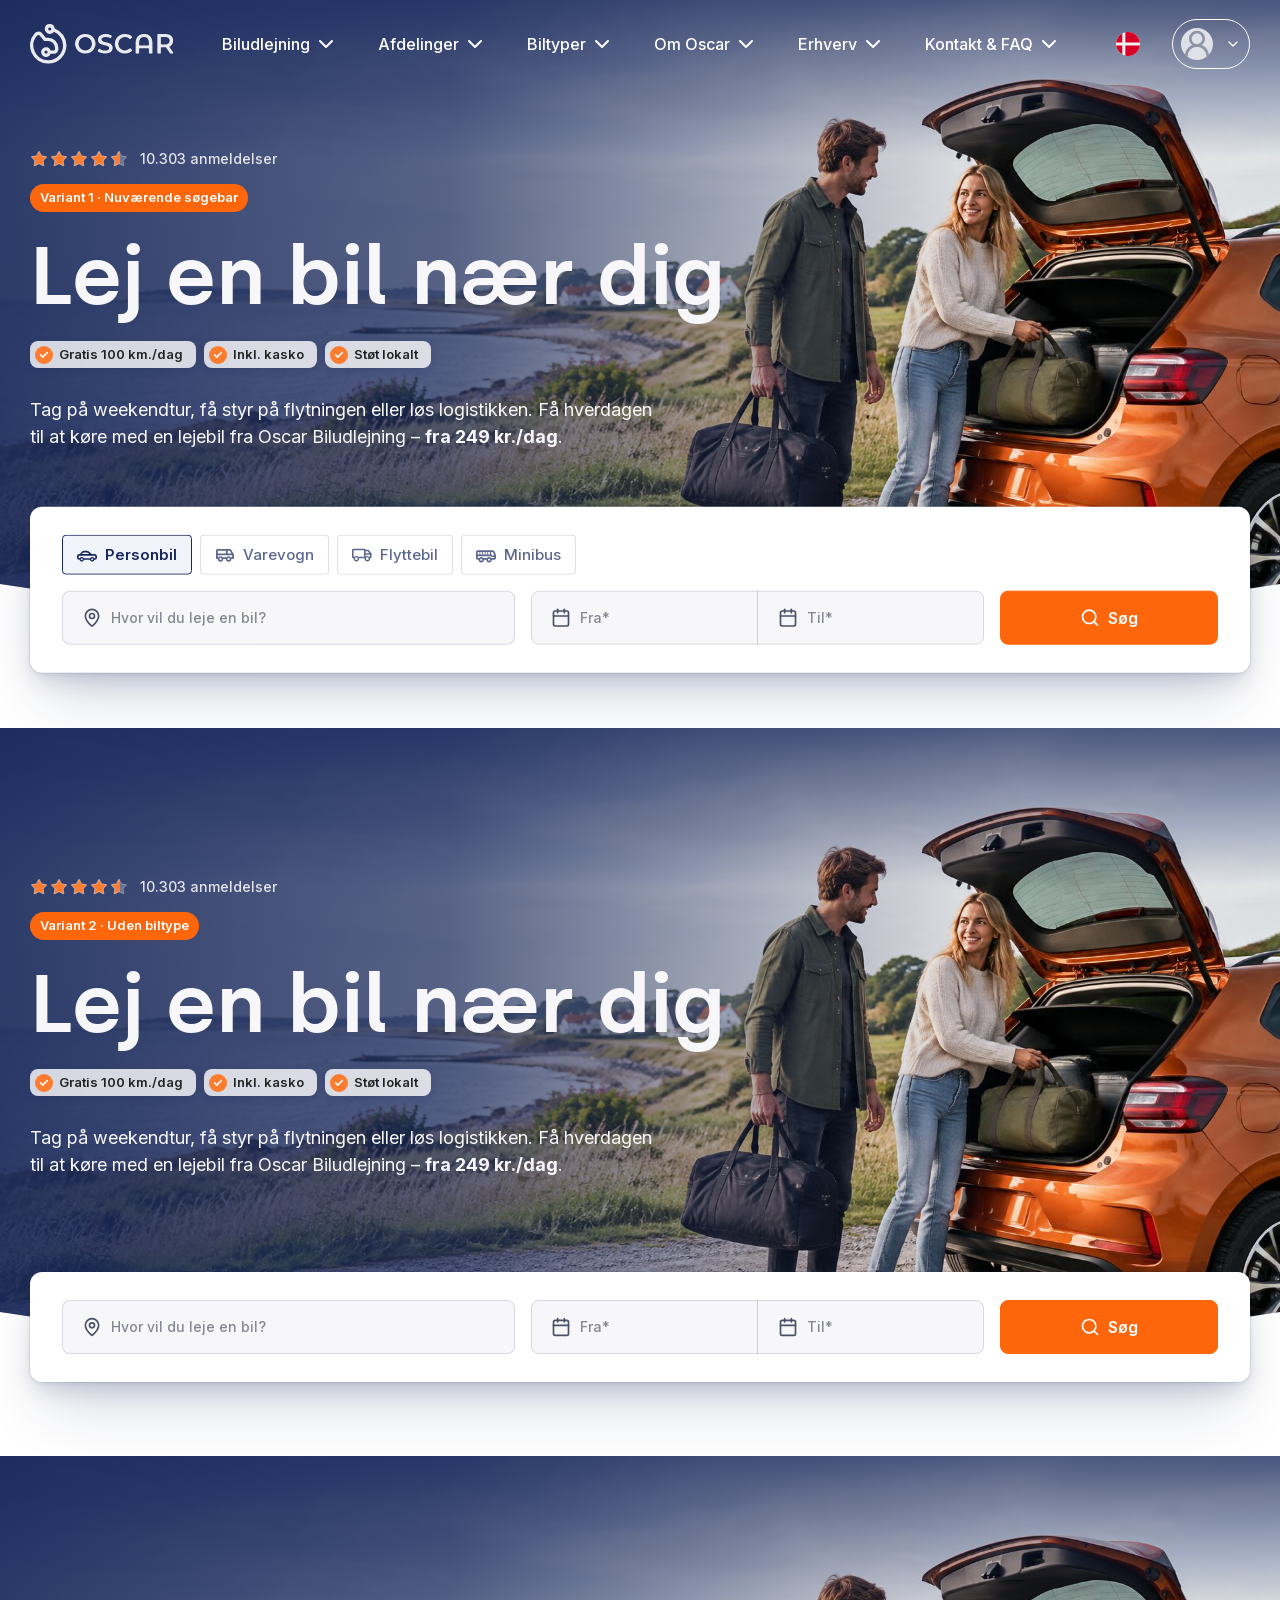
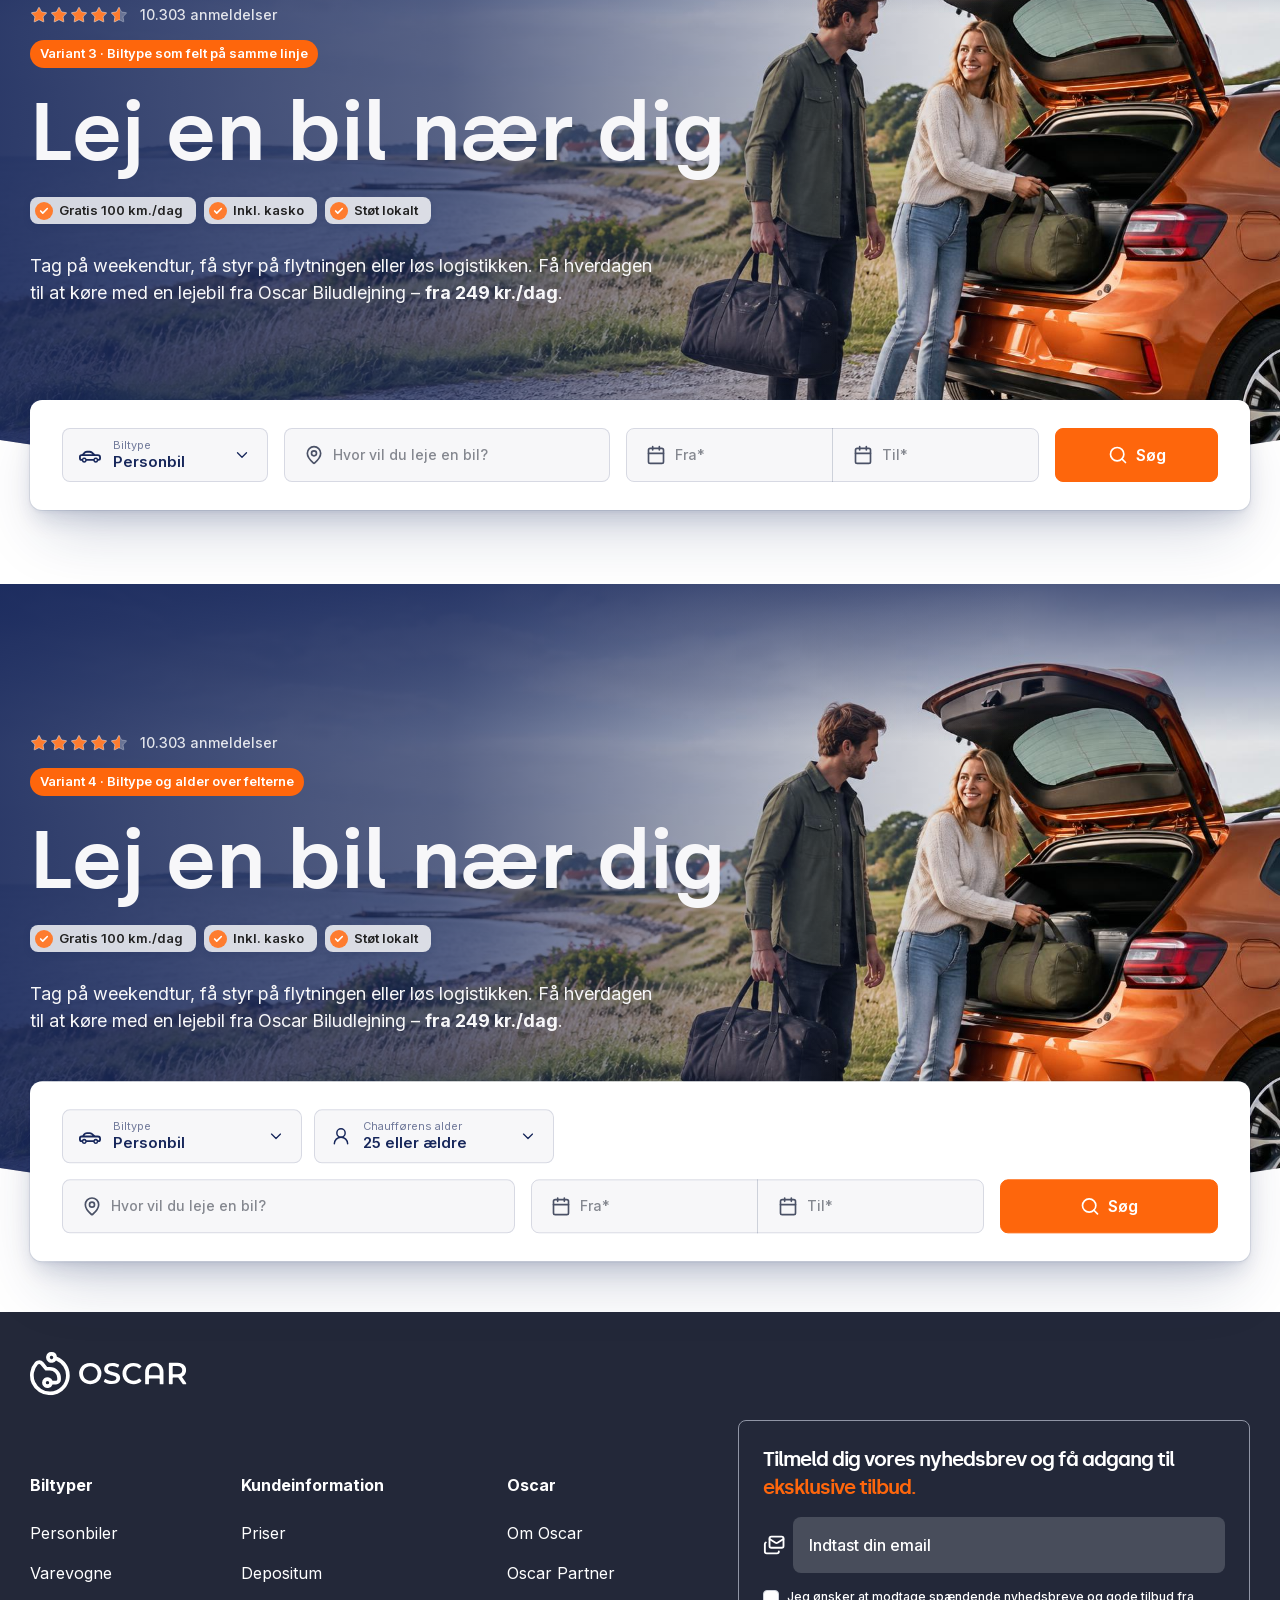
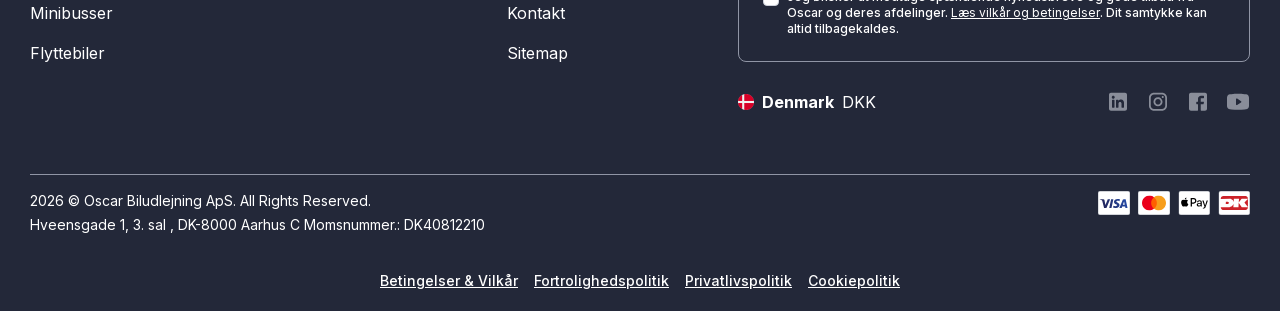
<file: search-bars.html>
<!DOCTYPE html><html data-dpl-id="dpl_GKWxXEJ5Hb7vjqqjvTC3D8hdHsFf" lang="da"><head><meta charSet="utf-8"/><meta name="robots" content="noindex, nofollow"/><meta name="viewport" content="width=device-width, initial-scale=1"/><link rel="stylesheet" href="assets/css/0m1dnx261udqd.css"/><link rel="stylesheet" href="assets/css/3ofi92k___c98.css"/><link rel="stylesheet" href="assets/css/custom.css?v=202610121300"/><meta name="next-size-adjust" content=""/><title>Søgebarer – test | Oscar</title><meta name="description" content="Få en billig lejebil fra kun 249 kr.. Altid inkl. forsikring, 100 gratis km./dag &amp; 24/7 vejhjælp. Find din bil nu!"/><meta property="og:title" content="Lej en bil nær dig | Biludlejning fra 144+ lokalafdelinger – Oscar"/><meta property="og:description" content="Få en billig lejebil fra kun 249 kr.. Altid inkl. forsikring, 100 gratis km./dag &amp; 24/7 vejhjælp. Find din bil nu!"/><meta property="og:url" content="https://hejoscar.dk"/><meta property="og:site_name" content="Oscar"/><meta property="og:image" content="https://a.storyblok.com/f/315301/2250x2250/667766b03c/big-car.jpg"/><meta property="og:type" content="website"/><meta name="twitter:card" content="summary_large_image"/><meta name="twitter:title" content="Lej en bil nær dig | Biludlejning fra 144+ lokalafdelinger – Oscar"/><meta name="twitter:description" content="Få en billig lejebil fra kun 249 kr.. Altid inkl. forsikring, 100 gratis km./dag &amp; 24/7 vejhjælp. Find din bil nu!"/><meta name="twitter:image" content="https://a.storyblok.com/f/315301/2250x2250/667766b03c/big-car.jpg"/></head><body class="inter_d4b7ea98-module__N5OFCW__variable silka_273fe654-module__nQlC_a__variable font-inter text-primary antialiased"><div hidden=""><!--$--><!--/$--></div><!--$--><!--/$--><div class="z-max bg-brand-orange-02 animation-delay-500 pointer-events-none fixed top-0 left-0 h-1"></div><div class="flex min-h-screen flex-col"><a class="absolute left-2 z-30 -translate-y-full rounded-lg bg-white p-2 text-sm text-black opacity-0 shadow-md transition-transform focus:translate-y-2 focus:opacity-100" href="#">Spring til indhold</a><header id="page-header" class="absolute top-0 z-10 w-full font-medium before:bg-white before:transition-all text-white"><nav class="container flex items-center justify-between"><a href="#" class="relative py-2 md:py-6"><svg xmlns="http://www.w3.org/2000/svg" fill="currentColor" viewBox="0 0 125 35" aria-label="Gå til forsiden" class="w-26 md:w-36 text-white/90"><g clip-path="url(#oscar-logo_svg__a)"><path fill-rule="evenodd" d="M14.748 7.893a4.31 4.31 0 0 0 5.984-1.202A12.93 12.93 0 0 1 28.7 18.655c-.038 6.971-5.73 12.721-12.698 12.82A12.884 12.884 0 0 1 6.252 9.97a1.37 1.37 0 0 1 1.082-.432 1.47 1.47 0 0 1 1.077.54l3.84 4.73h3.537a5.906 5.906 0 0 1 5.9 5.9v1.248a.99.99 0 0 1-.986.986H17.97a4.31 4.31 0 1 0-.003 2.942h2.738a3.93 3.93 0 0 0 3.925-3.926v-1.247a8.85 8.85 0 0 0-8.842-8.843h-2.137l-2.958-3.643A4.4 4.4 0 0 0 5.65 6.91c-.574.23-1.091.58-1.518 1.027l-.052.056a15.817 15.817 0 0 0 11.736 26.42l.231-.001c8.56-.12 15.555-7.181 15.592-15.744A15.88 15.88 0 0 0 21.422 3.804a4.309 4.309 0 0 0-8.507-.335 4.31 4.31 0 0 0 1.833 4.424m1.633-4.726c.225-.151.49-.231.76-.231v.003a1.373 1.373 0 0 1 1.371 1.367 1.37 1.37 0 1 1-2.131-1.14Zm-2.462 19.872a1.37 1.37 0 1 0 1.37 1.37 1.373 1.373 0 0 0-1.37-1.366z" clip-rule="evenodd"></path><path d="M43.462 24.5a8.1 8.1 0 0 1-3.167-3.032 8.72 8.72 0 0 1 0-8.65 8.1 8.1 0 0 1 3.166-3.024q2.013-1.084 4.524-1.084T52.51 9.8a8.1 8.1 0 0 1 3.164 3.013 8.76 8.76 0 0 1 0 8.673A8.1 8.1 0 0 1 52.51 24.5q-2.021 1.09-4.525 1.09-2.503 0-4.523-1.09m7.478-2.322a5.33 5.33 0 0 0 2.063-2.063 6.24 6.24 0 0 0 0-5.936 5.34 5.34 0 0 0-2.063-2.058 6.27 6.27 0 0 0-5.908 0 5.34 5.34 0 0 0-2.063 2.063 6.24 6.24 0 0 0 0 5.937 5.33 5.33 0 0 0 2.063 2.062 6.27 6.27 0 0 0 5.908 0zm10.537 2.867q-1.515-.463-2.492-1.184a.505.505 0 0 1-.148-.609l.64-1.435a.506.506 0 0 1 .732-.224c.622.4 1.292.72 1.994.954.946.332 1.94.503 2.942.506q1.829 0 2.731-.586.903-.586.903-1.546a1.5 1.5 0 0 0-.505-1.161 3.5 3.5 0 0 0-1.277-.715 32 32 0 0 0-2.11-.586 25 25 0 0 1-3.03-.885 5 5 0 0 1-1.994-1.39q-.831-.948-.833-2.566a4.37 4.37 0 0 1 .74-2.473q.738-1.114 2.226-1.768 1.488-.655 3.646-.657c.996 0 1.989.128 2.953.379.749.179 1.47.459 2.142.832a.506.506 0 0 1 .205.632l-.584 1.43a.514.514 0 0 1-.716.253 9.3 9.3 0 0 0-1.75-.685 8.4 8.4 0 0 0-2.273-.329q-1.805 0-2.683.61t-.884 1.617a1.46 1.46 0 0 0 .505 1.15 3.6 3.6 0 0 0 1.277.702q.774.26 2.11.586 1.531.337 3 .884c.77.296 1.457.773 2.004 1.39q.831.937.833 2.526a4.33 4.33 0 0 1-.738 2.46q-.74 1.104-2.24 1.759t-3.656.657a12.5 12.5 0 0 1-3.67-.528m16.433-.546a8.03 8.03 0 0 1-3.141-3.013q-1.137-1.92-1.137-4.336a8.3 8.3 0 0 1 1.148-4.341 8.1 8.1 0 0 1 3.158-3.013 9.2 9.2 0 0 1 4.484-1.086 9.35 9.35 0 0 1 3.68.703 7.6 7.6 0 0 1 2.47 1.665.505.505 0 0 1-.026.721l-1.24 1.166a.516.516 0 0 1-.71-.012 5.7 5.7 0 0 0-4.034-1.572 6.14 6.14 0 0 0-3.024.739 5.3 5.3 0 0 0-2.085 2.051 6.28 6.28 0 0 0 0 5.955 5.3 5.3 0 0 0 2.085 2.05c.928.502 1.97.756 3.024.739a5.66 5.66 0 0 0 4.032-1.588.517.517 0 0 1 .715-.011l1.24 1.18a.506.506 0 0 1 .025.72 7.5 7.5 0 0 1-2.484 1.662 9.45 9.45 0 0 1-3.692.703A9.24 9.24 0 0 1 77.91 24.5Zm24.928-14.925a6 6 0 0 1 2.543 2.567q.903 1.7.903 4.113v8.935a.504.504 0 0 1-.505.506h-2.021a.505.505 0 0 1-.505-.506v-3.548a.504.504 0 0 0-.505-.505h-7.534a.506.506 0 0 0-.505.505v3.548a.506.506 0 0 1-.505.506H92.21a.505.505 0 0 1-.505-.506v-8.935q0-2.414.902-4.113a6 6 0 0 1 2.544-2.567q1.642-.867 3.844-.867c2.202 0 2.749.289 3.843.867m-.112 9.002a.503.503 0 0 0 .505-.506v-2.097q0-2.273-1.124-3.434-1.124-1.16-3.141-1.16-2.022 0-3.142 1.16-1.12 1.161-1.125 3.434v2.092a.505.505 0 0 0 .505.505zm19.266 7.124a.5.5 0 0 1-.418-.22l-3.639-5.234q-.316.03-.631.024h-3.195a.505.505 0 0 0-.505.506v4.399a.504.504 0 0 1-.505.505h-2.021a.507.507 0 0 1-.506-.505V9.153a.504.504 0 0 1 .506-.505h6.241q2.133 0 3.716.704a5.4 5.4 0 0 1 2.425 2.02q.846 1.314.844 3.118 0 1.853-.902 3.188a5.2 5.2 0 0 1-2.054 1.757.5.5 0 0 0-.26.33.5.5 0 0 0 .08.413l3.313 4.728a.505.505 0 0 1-.439.793h-2.05Zm-1.806-13.634q-1.034-.845-3.024-.845h-3.053a.505.505 0 0 0-.505.505v5.52a.504.504 0 0 0 .505.506h3.053q1.993 0 3.024-.856 1.03-.855 1.032-2.426 0-1.56-1.032-2.404"></path></g><defs><clipPath id="oscar-logo_svg__a"><path d="M0 0h124.57v34.41H0z"></path></clipPath></defs></svg></a><nav aria-label="Main" data-orientation="horizontal" dir="ltr" class="hidden justify-center lg:flex z-20 grow self-center"><div style="position:relative"><ul data-orientation="horizontal" class="flex items-center gap-4" dir="ltr"><li class="relative"><button id="radix-_R_19pabsnpfivb_-trigger-radix-_R_79pabsnpfivb_" data-state="closed" aria-expanded="false" aria-controls="radix-_R_19pabsnpfivb_-content-radix-_R_79pabsnpfivb_" class="group flex items-center gap-1 rounded-lg px-3 py-2 outline-hidden focus-visible:ring-2 hover:bg-white/5 data-[state=open]:bg-white/5" data-radix-collection-item="">Biludlejning<svg xmlns="http://www.w3.org/2000/svg" width="24" height="24" viewBox="0 0 24 24" fill="none" stroke="currentColor" stroke-width="2" stroke-linecap="round" stroke-linejoin="round" class="lucide lucide-chevron-down transition-transform group-data-[state=open]:-rotate-180" aria-hidden="true"><path d="m6 9 6 6 6-6"></path></svg></button><div data-nav-menu id="radix-_R_19pabsnpfivb_-content-radix-_R_79pabsnpfivb_" aria-labelledby="radix-_R_19pabsnpfivb_-trigger-radix-_R_79pabsnpfivb_" data-orientation="horizontal" data-state="closed" class="hidden absolute top-full left-1/2 z-10 w-max min-w-full -translate-x-1/2 pt-2 transition-[scale,translate,opacity] starting:-translate-y-7 starting:scale-90 starting:opacity-0" dir="ltr"><div class="text-primary mt-2 flex w-full gap-2 overflow-hidden rounded-lg border border-gray-100 bg-white p-4 shadow-lg"><div class="flex min-w-[235px] flex-col gap-2"><p class="px-2 py-1 font-bold wrap-break-word hyphens-auto">Biludlejning</p><a href="#" class="text-tertiary group hover:bg-gray-75 hover:text-primary flex w-full items-center justify-between rounded-sm px-2 py-1"><p class="text-sm wrap-break-word hyphens-auto">Priser</p><svg xmlns="http://www.w3.org/2000/svg" width="24" height="24" viewBox="0 0 24 24" fill="none" stroke="currentColor" stroke-width="2" stroke-linecap="round" stroke-linejoin="round" class="lucide lucide-chevron-right invisible ml-2 size-6 shrink-0 group-hover:visible" aria-hidden="true"><path d="m9 18 6-6-6-6"></path></svg></a><a href="#" class="text-tertiary group hover:bg-gray-75 hover:text-primary flex w-full items-center justify-between rounded-sm px-2 py-1"><p class="text-sm wrap-break-word hyphens-auto">Bilabonnement</p><svg xmlns="http://www.w3.org/2000/svg" width="24" height="24" viewBox="0 0 24 24" fill="none" stroke="currentColor" stroke-width="2" stroke-linecap="round" stroke-linejoin="round" class="lucide lucide-chevron-right invisible ml-2 size-6 shrink-0 group-hover:visible" aria-hidden="true"><path d="m9 18 6-6-6-6"></path></svg></a><a href="#" class="text-tertiary group hover:bg-gray-75 hover:text-primary flex w-full items-center justify-between rounded-sm px-2 py-1"><p class="text-sm wrap-break-word hyphens-auto">Langtidsleje</p><svg xmlns="http://www.w3.org/2000/svg" width="24" height="24" viewBox="0 0 24 24" fill="none" stroke="currentColor" stroke-width="2" stroke-linecap="round" stroke-linejoin="round" class="lucide lucide-chevron-right invisible ml-2 size-6 shrink-0 group-hover:visible" aria-hidden="true"><path d="m9 18 6-6-6-6"></path></svg></a><a href="#" class="text-tertiary group hover:bg-gray-75 hover:text-primary flex w-full items-center justify-between rounded-sm px-2 py-1"><p class="text-sm wrap-break-word hyphens-auto">Loyalitetsprogram</p><svg xmlns="http://www.w3.org/2000/svg" width="24" height="24" viewBox="0 0 24 24" fill="none" stroke="currentColor" stroke-width="2" stroke-linecap="round" stroke-linejoin="round" class="lucide lucide-chevron-right invisible ml-2 size-6 shrink-0 group-hover:visible" aria-hidden="true"><path d="m9 18 6-6-6-6"></path></svg></a></div><div class="flex w-full flex-row justify-between gap-4"></div></div></div></li><li class="relative"><button id="radix-_R_19pabsnpfivb_-trigger-radix-_R_b9pabsnpfivb_" data-state="closed" aria-expanded="false" aria-controls="radix-_R_19pabsnpfivb_-content-radix-_R_b9pabsnpfivb_" class="group flex items-center gap-1 rounded-lg px-3 py-2 outline-hidden focus-visible:ring-2 hover:bg-white/5 data-[state=open]:bg-white/5" data-radix-collection-item="">Afdelinger<svg xmlns="http://www.w3.org/2000/svg" width="24" height="24" viewBox="0 0 24 24" fill="none" stroke="currentColor" stroke-width="2" stroke-linecap="round" stroke-linejoin="round" class="lucide lucide-chevron-down transition-transform group-data-[state=open]:-rotate-180" aria-hidden="true"><path d="m6 9 6 6 6-6"></path></svg></button><div data-nav-menu id="radix-_R_19pabsnpfivb_-content-radix-_R_b9pabsnpfivb_" aria-labelledby="radix-_R_19pabsnpfivb_-trigger-radix-_R_b9pabsnpfivb_" data-orientation="horizontal" data-state="closed" class="hidden absolute top-full left-1/2 z-10 w-max min-w-full -translate-x-1/2 pt-2 transition-[scale,translate,opacity] starting:-translate-y-7 starting:scale-90 starting:opacity-0" dir="ltr"><div class="text-primary mt-2 flex w-full gap-2 overflow-hidden rounded-lg border border-gray-100 bg-white p-4 shadow-lg"><div class="flex min-w-[235px] flex-col gap-2"><p class="px-2 py-1 font-bold wrap-break-word hyphens-auto">Afdelinger</p><a href="#" class="text-tertiary group hover:bg-gray-75 hover:text-primary flex w-full items-center justify-between rounded-sm px-2 py-1"><p class="text-sm wrap-break-word hyphens-auto">Se alle afdelinger</p><svg xmlns="http://www.w3.org/2000/svg" width="24" height="24" viewBox="0 0 24 24" fill="none" stroke="currentColor" stroke-width="2" stroke-linecap="round" stroke-linejoin="round" class="lucide lucide-chevron-right invisible ml-2 size-6 shrink-0 group-hover:visible" aria-hidden="true"><path d="m9 18 6-6-6-6"></path></svg></a><a href="aarhus-n.html" data-loc-link class="text-tertiary group hover:bg-gray-75 hover:text-primary flex w-full items-center justify-between rounded-sm px-2 py-1"><p class="text-sm wrap-break-word hyphens-auto">Lokationsside</p><svg xmlns="http://www.w3.org/2000/svg" width="24" height="24" viewBox="0 0 24 24" fill="none" stroke="currentColor" stroke-width="2" stroke-linecap="round" stroke-linejoin="round" class="lucide lucide-chevron-right invisible ml-2 size-6 shrink-0 group-hover:visible" aria-hidden="true"><path d="m9 18 6-6-6-6"></path></svg></a><a href="marshfield.html" data-loc-link class="text-tertiary group hover:bg-gray-75 hover:text-primary flex w-full items-center justify-between rounded-sm px-2 py-1"><p class="text-sm wrap-break-word hyphens-auto">Lokationsside (US)</p><svg xmlns="http://www.w3.org/2000/svg" width="24" height="24" viewBox="0 0 24 24" fill="none" stroke="currentColor" stroke-width="2" stroke-linecap="round" stroke-linejoin="round" class="lucide lucide-chevron-right invisible ml-2 size-6 shrink-0 group-hover:visible" aria-hidden="true"><path d="m9 18 6-6-6-6"></path></svg></a><a href="#" class="text-tertiary group hover:bg-gray-75 hover:text-primary flex w-full items-center justify-between rounded-sm px-2 py-1"><p class="text-sm wrap-break-word hyphens-auto">København</p><svg xmlns="http://www.w3.org/2000/svg" width="24" height="24" viewBox="0 0 24 24" fill="none" stroke="currentColor" stroke-width="2" stroke-linecap="round" stroke-linejoin="round" class="lucide lucide-chevron-right invisible ml-2 size-6 shrink-0 group-hover:visible" aria-hidden="true"><path d="m9 18 6-6-6-6"></path></svg></a><a href="#" class="text-tertiary group hover:bg-gray-75 hover:text-primary flex w-full items-center justify-between rounded-sm px-2 py-1"><p class="text-sm wrap-break-word hyphens-auto">Aarhus</p><svg xmlns="http://www.w3.org/2000/svg" width="24" height="24" viewBox="0 0 24 24" fill="none" stroke="currentColor" stroke-width="2" stroke-linecap="round" stroke-linejoin="round" class="lucide lucide-chevron-right invisible ml-2 size-6 shrink-0 group-hover:visible" aria-hidden="true"><path d="m9 18 6-6-6-6"></path></svg></a><a href="#" class="text-tertiary group hover:bg-gray-75 hover:text-primary flex w-full items-center justify-between rounded-sm px-2 py-1"><p class="text-sm wrap-break-word hyphens-auto">Odense</p><svg xmlns="http://www.w3.org/2000/svg" width="24" height="24" viewBox="0 0 24 24" fill="none" stroke="currentColor" stroke-width="2" stroke-linecap="round" stroke-linejoin="round" class="lucide lucide-chevron-right invisible ml-2 size-6 shrink-0 group-hover:visible" aria-hidden="true"><path d="m9 18 6-6-6-6"></path></svg></a><a href="#" class="text-tertiary group hover:bg-gray-75 hover:text-primary flex w-full items-center justify-between rounded-sm px-2 py-1"><p class="text-sm wrap-break-word hyphens-auto">Aalborg</p><svg xmlns="http://www.w3.org/2000/svg" width="24" height="24" viewBox="0 0 24 24" fill="none" stroke="currentColor" stroke-width="2" stroke-linecap="round" stroke-linejoin="round" class="lucide lucide-chevron-right invisible ml-2 size-6 shrink-0 group-hover:visible" aria-hidden="true"><path d="m9 18 6-6-6-6"></path></svg></a><a href="#" class="text-tertiary group hover:bg-gray-75 hover:text-primary flex w-full items-center justify-between rounded-sm px-2 py-1"><p class="text-sm wrap-break-word hyphens-auto">Esbjerg</p><svg xmlns="http://www.w3.org/2000/svg" width="24" height="24" viewBox="0 0 24 24" fill="none" stroke="currentColor" stroke-width="2" stroke-linecap="round" stroke-linejoin="round" class="lucide lucide-chevron-right invisible ml-2 size-6 shrink-0 group-hover:visible" aria-hidden="true"><path d="m9 18 6-6-6-6"></path></svg></a></div><div class="flex w-full flex-row justify-between gap-4"></div></div></div></li><li class="relative"><button id="radix-_R_19pabsnpfivb_-trigger-radix-_R_f9pabsnpfivb_" data-state="closed" aria-expanded="false" aria-controls="radix-_R_19pabsnpfivb_-content-radix-_R_f9pabsnpfivb_" class="group flex items-center gap-1 rounded-lg px-3 py-2 outline-hidden focus-visible:ring-2 hover:bg-white/5 data-[state=open]:bg-white/5" data-radix-collection-item="">Biltyper<svg xmlns="http://www.w3.org/2000/svg" width="24" height="24" viewBox="0 0 24 24" fill="none" stroke="currentColor" stroke-width="2" stroke-linecap="round" stroke-linejoin="round" class="lucide lucide-chevron-down transition-transform group-data-[state=open]:-rotate-180" aria-hidden="true"><path d="m6 9 6 6 6-6"></path></svg></button><div data-nav-menu id="radix-_R_19pabsnpfivb_-content-radix-_R_f9pabsnpfivb_" aria-labelledby="radix-_R_19pabsnpfivb_-trigger-radix-_R_f9pabsnpfivb_" data-orientation="horizontal" data-state="closed" class="hidden absolute top-full left-1/2 z-10 w-max min-w-full -translate-x-1/2 pt-2 transition-[scale,translate,opacity] starting:-translate-y-7 starting:scale-90 starting:opacity-0" dir="ltr"><div class="text-primary mt-2 flex w-full gap-2 overflow-hidden rounded-lg border border-gray-100 bg-white p-4 shadow-lg"><div class="flex min-w-[235px] flex-col gap-2"><p class="px-2 py-1 font-bold wrap-break-word hyphens-auto">Biltyper</p><a href="#" class="text-tertiary group hover:bg-gray-75 hover:text-primary flex w-full items-center justify-between rounded-sm px-2 py-1"><p class="text-sm wrap-break-word hyphens-auto">Personbiler</p><svg xmlns="http://www.w3.org/2000/svg" width="24" height="24" viewBox="0 0 24 24" fill="none" stroke="currentColor" stroke-width="2" stroke-linecap="round" stroke-linejoin="round" class="lucide lucide-chevron-right invisible ml-2 size-6 shrink-0 group-hover:visible" aria-hidden="true"><path d="m9 18 6-6-6-6"></path></svg></a><a href="#" class="text-tertiary group hover:bg-gray-75 hover:text-primary flex w-full items-center justify-between rounded-sm px-2 py-1"><p class="text-sm wrap-break-word hyphens-auto">Varevogne</p><svg xmlns="http://www.w3.org/2000/svg" width="24" height="24" viewBox="0 0 24 24" fill="none" stroke="currentColor" stroke-width="2" stroke-linecap="round" stroke-linejoin="round" class="lucide lucide-chevron-right invisible ml-2 size-6 shrink-0 group-hover:visible" aria-hidden="true"><path d="m9 18 6-6-6-6"></path></svg></a><a href="#" class="text-tertiary group hover:bg-gray-75 hover:text-primary flex w-full items-center justify-between rounded-sm px-2 py-1"><p class="text-sm wrap-break-word hyphens-auto">Flyttebiler</p><svg xmlns="http://www.w3.org/2000/svg" width="24" height="24" viewBox="0 0 24 24" fill="none" stroke="currentColor" stroke-width="2" stroke-linecap="round" stroke-linejoin="round" class="lucide lucide-chevron-right invisible ml-2 size-6 shrink-0 group-hover:visible" aria-hidden="true"><path d="m9 18 6-6-6-6"></path></svg></a><a href="#" class="text-tertiary group hover:bg-gray-75 hover:text-primary flex w-full items-center justify-between rounded-sm px-2 py-1"><p class="text-sm wrap-break-word hyphens-auto">Minibusser</p><svg xmlns="http://www.w3.org/2000/svg" width="24" height="24" viewBox="0 0 24 24" fill="none" stroke="currentColor" stroke-width="2" stroke-linecap="round" stroke-linejoin="round" class="lucide lucide-chevron-right invisible ml-2 size-6 shrink-0 group-hover:visible" aria-hidden="true"><path d="m9 18 6-6-6-6"></path></svg></a><a href="#" class="text-tertiary group hover:bg-gray-75 hover:text-primary flex w-full items-center justify-between rounded-sm px-2 py-1"><p class="text-sm wrap-break-word hyphens-auto">Trailere</p><svg xmlns="http://www.w3.org/2000/svg" width="24" height="24" viewBox="0 0 24 24" fill="none" stroke="currentColor" stroke-width="2" stroke-linecap="round" stroke-linejoin="round" class="lucide lucide-chevron-right invisible ml-2 size-6 shrink-0 group-hover:visible" aria-hidden="true"><path d="m9 18 6-6-6-6"></path></svg></a><a href="#" class="text-tertiary group hover:bg-gray-75 hover:text-primary flex w-full items-center justify-between rounded-sm px-2 py-1"><p class="text-sm wrap-break-word hyphens-auto">Autotransportere</p><svg xmlns="http://www.w3.org/2000/svg" width="24" height="24" viewBox="0 0 24 24" fill="none" stroke="currentColor" stroke-width="2" stroke-linecap="round" stroke-linejoin="round" class="lucide lucide-chevron-right invisible ml-2 size-6 shrink-0 group-hover:visible" aria-hidden="true"><path d="m9 18 6-6-6-6"></path></svg></a></div><div class="flex w-full flex-row justify-between gap-4"></div></div></div></li><li class="relative"><button id="radix-_R_19pabsnpfivb_-trigger-radix-_R_j9pabsnpfivb_" data-state="closed" aria-expanded="false" aria-controls="radix-_R_19pabsnpfivb_-content-radix-_R_j9pabsnpfivb_" class="group flex items-center gap-1 rounded-lg px-3 py-2 outline-hidden focus-visible:ring-2 hover:bg-white/5 data-[state=open]:bg-white/5" data-radix-collection-item="">Om Oscar<svg xmlns="http://www.w3.org/2000/svg" width="24" height="24" viewBox="0 0 24 24" fill="none" stroke="currentColor" stroke-width="2" stroke-linecap="round" stroke-linejoin="round" class="lucide lucide-chevron-down transition-transform group-data-[state=open]:-rotate-180" aria-hidden="true"><path d="m6 9 6 6 6-6"></path></svg></button><div data-nav-menu id="radix-_R_19pabsnpfivb_-content-radix-_R_j9pabsnpfivb_" aria-labelledby="radix-_R_19pabsnpfivb_-trigger-radix-_R_j9pabsnpfivb_" data-orientation="horizontal" data-state="closed" class="hidden absolute top-full left-1/2 z-10 w-max min-w-full -translate-x-1/2 pt-2 transition-[scale,translate,opacity] starting:-translate-y-7 starting:scale-90 starting:opacity-0" dir="ltr"><div class="text-primary mt-2 flex w-full gap-2 overflow-hidden rounded-lg border border-gray-100 bg-white p-4 shadow-lg"><div class="flex min-w-[235px] flex-col gap-2"><p class="px-2 py-1 font-bold wrap-break-word hyphens-auto">Om Oscar</p><a href="#" class="text-tertiary group hover:bg-gray-75 hover:text-primary flex w-full items-center justify-between rounded-sm px-2 py-1"><p class="text-sm wrap-break-word hyphens-auto">Om Oscar</p><svg xmlns="http://www.w3.org/2000/svg" width="24" height="24" viewBox="0 0 24 24" fill="none" stroke="currentColor" stroke-width="2" stroke-linecap="round" stroke-linejoin="round" class="lucide lucide-chevron-right invisible ml-2 size-6 shrink-0 group-hover:visible" aria-hidden="true"><path d="m9 18 6-6-6-6"></path></svg></a><a href="#" class="text-tertiary group hover:bg-gray-75 hover:text-primary flex w-full items-center justify-between rounded-sm px-2 py-1"><p class="text-sm wrap-break-word hyphens-auto">Anerkendelser</p><svg xmlns="http://www.w3.org/2000/svg" width="24" height="24" viewBox="0 0 24 24" fill="none" stroke="currentColor" stroke-width="2" stroke-linecap="round" stroke-linejoin="round" class="lucide lucide-chevron-right invisible ml-2 size-6 shrink-0 group-hover:visible" aria-hidden="true"><path d="m9 18 6-6-6-6"></path></svg></a><a href="search-bars.html" data-sb-link class="text-tertiary group hover:bg-gray-75 hover:text-primary flex w-full items-center justify-between rounded-sm px-2 py-1"><p class="text-sm wrap-break-word hyphens-auto">Søgebarer</p><svg xmlns="http://www.w3.org/2000/svg" width="24" height="24" viewBox="0 0 24 24" fill="none" stroke="currentColor" stroke-width="2" stroke-linecap="round" stroke-linejoin="round" class="lucide lucide-chevron-right invisible ml-2 size-6 shrink-0 group-hover:visible" aria-hidden="true"><path d="m9 18 6-6-6-6"></path></svg></a><a href="#" class="text-tertiary group hover:bg-gray-75 hover:text-primary flex w-full items-center justify-between rounded-sm px-2 py-1"><p class="text-sm wrap-break-word hyphens-auto">Oscar partner</p><svg xmlns="http://www.w3.org/2000/svg" width="24" height="24" viewBox="0 0 24 24" fill="none" stroke="currentColor" stroke-width="2" stroke-linecap="round" stroke-linejoin="round" class="lucide lucide-chevron-right invisible ml-2 size-6 shrink-0 group-hover:visible" aria-hidden="true"><path d="m9 18 6-6-6-6"></path></svg></a><a href="#" class="text-tertiary group hover:bg-gray-75 hover:text-primary flex w-full items-center justify-between rounded-sm px-2 py-1"><p class="text-sm wrap-break-word hyphens-auto">Sponsor</p><svg xmlns="http://www.w3.org/2000/svg" width="24" height="24" viewBox="0 0 24 24" fill="none" stroke="currentColor" stroke-width="2" stroke-linecap="round" stroke-linejoin="round" class="lucide lucide-chevron-right invisible ml-2 size-6 shrink-0 group-hover:visible" aria-hidden="true"><path d="m9 18 6-6-6-6"></path></svg></a></div><div class="flex w-full flex-row justify-between gap-4"></div></div></div></li><li class="relative"><button id="radix-_R_19pabsnpfivb_-trigger-radix-_R_n9pabsnpfivb_" data-state="closed" aria-expanded="false" aria-controls="radix-_R_19pabsnpfivb_-content-radix-_R_n9pabsnpfivb_" class="group flex items-center gap-1 rounded-lg px-3 py-2 outline-hidden focus-visible:ring-2 hover:bg-white/5 data-[state=open]:bg-white/5" data-radix-collection-item="">Erhverv<svg xmlns="http://www.w3.org/2000/svg" width="24" height="24" viewBox="0 0 24 24" fill="none" stroke="currentColor" stroke-width="2" stroke-linecap="round" stroke-linejoin="round" class="lucide lucide-chevron-down transition-transform group-data-[state=open]:-rotate-180" aria-hidden="true"><path d="m6 9 6 6 6-6"></path></svg></button><div data-nav-menu id="radix-_R_19pabsnpfivb_-content-radix-_R_n9pabsnpfivb_" aria-labelledby="radix-_R_19pabsnpfivb_-trigger-radix-_R_n9pabsnpfivb_" data-orientation="horizontal" data-state="closed" class="hidden absolute top-full left-1/2 z-10 w-max min-w-full -translate-x-1/2 pt-2 transition-[scale,translate,opacity] starting:-translate-y-7 starting:scale-90 starting:opacity-0" dir="ltr"><div class="text-primary mt-2 flex w-full gap-2 overflow-hidden rounded-lg border border-gray-100 bg-white p-4 shadow-lg"><div class="flex min-w-[235px] flex-col gap-2"><p class="px-2 py-1 font-bold wrap-break-word hyphens-auto">Erhverv</p><a href="#" class="text-tertiary group hover:bg-gray-75 hover:text-primary flex w-full items-center justify-between rounded-sm px-2 py-1"><p class="text-sm wrap-break-word hyphens-auto">Biludlejning til erhverv</p><svg xmlns="http://www.w3.org/2000/svg" width="24" height="24" viewBox="0 0 24 24" fill="none" stroke="currentColor" stroke-width="2" stroke-linecap="round" stroke-linejoin="round" class="lucide lucide-chevron-right invisible ml-2 size-6 shrink-0 group-hover:visible" aria-hidden="true"><path d="m9 18 6-6-6-6"></path></svg></a><a href="#" class="text-tertiary group hover:bg-gray-75 hover:text-primary flex w-full items-center justify-between rounded-sm px-2 py-1"><p class="text-sm wrap-break-word hyphens-auto">Fakturabetaling</p><svg xmlns="http://www.w3.org/2000/svg" width="24" height="24" viewBox="0 0 24 24" fill="none" stroke="currentColor" stroke-width="2" stroke-linecap="round" stroke-linejoin="round" class="lucide lucide-chevron-right invisible ml-2 size-6 shrink-0 group-hover:visible" aria-hidden="true"><path d="m9 18 6-6-6-6"></path></svg></a></div><div class="flex w-full flex-row justify-between gap-4"></div></div></div></li><li class="relative"><button id="radix-_R_19pabsnpfivb_-trigger-radix-_R_r9pabsnpfivb_" data-state="closed" aria-expanded="false" aria-controls="radix-_R_19pabsnpfivb_-content-radix-_R_r9pabsnpfivb_" class="group flex items-center gap-1 rounded-lg px-3 py-2 outline-hidden focus-visible:ring-2 hover:bg-white/5 data-[state=open]:bg-white/5" data-radix-collection-item="">Kontakt &amp; FAQ<svg xmlns="http://www.w3.org/2000/svg" width="24" height="24" viewBox="0 0 24 24" fill="none" stroke="currentColor" stroke-width="2" stroke-linecap="round" stroke-linejoin="round" class="lucide lucide-chevron-down transition-transform group-data-[state=open]:-rotate-180" aria-hidden="true"><path d="m6 9 6 6 6-6"></path></svg></button><div data-nav-menu id="radix-_R_19pabsnpfivb_-content-radix-_R_r9pabsnpfivb_" aria-labelledby="radix-_R_19pabsnpfivb_-trigger-radix-_R_r9pabsnpfivb_" data-orientation="horizontal" data-state="closed" class="hidden absolute top-full left-1/2 z-10 w-max min-w-full -translate-x-1/2 pt-2 transition-[scale,translate,opacity] starting:-translate-y-7 starting:scale-90 starting:opacity-0" dir="ltr"><div class="text-primary mt-2 flex w-full gap-2 overflow-hidden rounded-lg border border-gray-100 bg-white p-4 shadow-lg"><div class="flex min-w-[235px] flex-col gap-2"><p class="px-2 py-1 font-bold wrap-break-word hyphens-auto">Kontakt &amp; FAQ</p><a href="#" class="text-tertiary group hover:bg-gray-75 hover:text-primary flex w-full items-center justify-between rounded-sm px-2 py-1"><p class="text-sm wrap-break-word hyphens-auto">Kontakt</p><svg xmlns="http://www.w3.org/2000/svg" width="24" height="24" viewBox="0 0 24 24" fill="none" stroke="currentColor" stroke-width="2" stroke-linecap="round" stroke-linejoin="round" class="lucide lucide-chevron-right invisible ml-2 size-6 shrink-0 group-hover:visible" aria-hidden="true"><path d="m9 18 6-6-6-6"></path></svg></a><a href="#" class="text-tertiary group hover:bg-gray-75 hover:text-primary flex w-full items-center justify-between rounded-sm px-2 py-1"><p class="text-sm wrap-break-word hyphens-auto">Hjælpecenter &amp; FAQ</p><svg xmlns="http://www.w3.org/2000/svg" width="24" height="24" viewBox="0 0 24 24" fill="none" stroke="currentColor" stroke-width="2" stroke-linecap="round" stroke-linejoin="round" class="lucide lucide-chevron-right invisible ml-2 size-6 shrink-0 group-hover:visible" aria-hidden="true"><path d="m9 18 6-6-6-6"></path></svg></a><button type="button" class="font-toggle" data-font-toggle aria-pressed="false"><span>Skift skrifttype</span><span class="font-toggle__value" data-font-label>Silka + Inter</span></button></div><div class="flex w-full flex-row justify-between gap-4"></div></div></div></li></ul></div></nav><div class="relative flex items-center lg:gap-6"><div class="lang-switch relative"><button aria-label="Skift sprog" class="cursor-pointer rounded-full p-2 transition-colors hover:bg-gray-600 focus:ring-2 focus:ring-offset-2 focus:outline-hidden" type="button" aria-haspopup="true" aria-expanded="false" aria-controls="radix-_R_3ppabsnpfivb_" data-state="closed"><svg xmlns="http://www.w3.org/2000/svg" fill="none" viewBox="0 0 32 32" class="size-6"><g clip-path="url(#flag-denmark_svg__a)"><path fill="#F0F0F0" d="M16 32c8.837 0 16-7.163 16-16S24.837 0 16 0 0 7.164 0 16s7.163 16 16 16"></path><path fill="#D80027" d="M12.524 13.913h19.342C30.844 6.063 24.131 0 16.002 0c-1.195 0-2.359.132-3.479.38zM8.35 13.913V1.945C3.955 4.342.81 8.74.136 13.913zM8.349 18.087H.137c.674 5.173 3.819 9.57 8.212 11.967zM12.523 18.087V31.62c1.12.248 2.284.38 3.479.38 8.129 0 14.842-6.063 15.864-13.913z"></path></g><defs><clipPath id="flag-denmark_svg__a"><path fill="#fff" d="M0 0h32v32H0z"></path></clipPath></defs></svg></button><div data-nav-menu class="lang-menu hidden absolute top-full right-0 z-10 w-max pt-2"><div class="lang-menu__panel"><a href="search-bars.html" hreflang="da" lang="da" class="lang-menu__item" aria-current="page"><svg aria-hidden="true" xmlns="http://www.w3.org/2000/svg" fill="none" viewBox="0 0 32 32" class="size-6"><g clip-path="url(#flag-denmark-menu)"><path fill="#F0F0F0" d="M16 32c8.837 0 16-7.163 16-16S24.837 0 16 0 0 7.164 0 16s7.163 16 16 16"></path><path fill="#D80027" d="M12.524 13.913h19.342C30.844 6.063 24.131 0 16.002 0c-1.195 0-2.359.132-3.479.38zM8.35 13.913V1.945C3.955 4.342.81 8.74.136 13.913zM8.349 18.087H.137c.674 5.173 3.819 9.57 8.212 11.967zM12.523 18.087V31.62c1.12.248 2.284.38 3.479.38 8.129 0 14.842-6.063 15.864-13.913z"></path></g><defs><clipPath id="flag-denmark-menu"><path fill="#fff" d="M0 0h32v32H0z"></path></clipPath></defs></svg><span>Dansk</span></a><a href="en-search-bars.html" hreflang="en" lang="en" class="lang-menu__item"><svg xmlns="http://www.w3.org/2000/svg" viewBox="0 0 32 32" class="size-6" aria-hidden="true"><defs><clipPath id="flag-uk-menu"><circle cx="16" cy="16" r="16"/></clipPath></defs><g clip-path="url(#flag-uk-menu)"><path fill="#012169" d="M0 0h32v32H0z"/><path stroke="#FFFFFF" stroke-width="6" d="M0 0l32 32M32 0L0 32"/><path stroke="#C8102E" stroke-width="2" d="M0 0l32 32M32 0L0 32"/><path stroke="#FFFFFF" stroke-width="9" d="M16 0v32M0 16h32"/><path stroke="#C8102E" stroke-width="5" d="M16 0v32M0 16h32"/></g></svg><span>English</span></a></div></div></div><p id="radix-_R_3ppabsnpfivbH2_" class="sr-only">Skift sprog</p><button class="group hidden cursor-pointer items-center gap-3 rounded-full border border-white p-2 lg:flex" type="button" aria-label="Åbn navigationsmenu" id="radix-_R_5ppabsnpfivb_" aria-haspopup="menu" aria-expanded="false" data-state="closed"><span class="size-8 overflow-hidden rounded-full bg-gray-100 lg:block"><svg xmlns="http://www.w3.org/2000/svg" width="24" height="24" viewBox="0 0 24 24" fill="none" stroke="currentColor" stroke-width="2" stroke-linecap="round" stroke-linejoin="round" class="lucide lucide-user-round size-full text-gray-500" aria-hidden="true"><circle cx="12" cy="8" r="5"></circle><path d="M20 21a8 8 0 0 0-16 0"></path></svg></span><svg xmlns="http://www.w3.org/2000/svg" width="24" height="24" viewBox="0 0 24 24" fill="none" stroke="currentColor" stroke-width="2" stroke-linecap="round" stroke-linejoin="round" class="lucide lucide-chevron-down size-4 text-white transition-transform group-data-[state=open]:-rotate-180" aria-hidden="true"><path d="m6 9 6 6 6-6"></path></svg></button><button class="size-12 p-3 lg:hidden" title="Åbn navigationsmenu" type="button" aria-haspopup="dialog" aria-expanded="false" aria-controls="radix-_R_7ppabsnpfivb_" data-state="closed"><svg xmlns="http://www.w3.org/2000/svg" width="24" height="24" viewBox="0 0 24 24" fill="none" stroke="currentColor" stroke-width="2" stroke-linecap="round" stroke-linejoin="round" class="lucide lucide-menu size-full" aria-hidden="true"><path d="M4 5h16"></path><path d="M4 12h16"></path><path d="M4 19h16"></path></svg></button></div></nav></header><main id="a11y-main-content" class="flex-1"><section data-sb-variant="1" class="relative h-140 md:h-158 mb-38 lg:mb-24"><div class="hero-curve"><img alt="Et par pakker bagagen i en orange bil ved kysten" decoding="async" data-nimg="fill" class="absolute inset-0 object-cover" style="position:absolute;height:100%;width:100%;left:0;top:0;right:0;bottom:0;color:transparent" src="assets/img/oscar-hero.jpg"/><div class="absolute inset-0 bg-linear-to-b from-black from-20% via-black/60 to-black/0 md:via-none md:from-black/80 md:from-0% h-[80%] lg:h-full"></div></div><div class="relative container flex flex-col justify-center gap-4 bottom-0 h-2/3 md:bottom-4 md:h-4/5 lg:h-full"><div class="md:w-2/3"><div class="flex flex-col gap-2"><div class="hero-proof"><a href="#" class="hero-rating" aria-label="Bedømt 4,5 ud af 5 baseret på 10.303 anmeldelser"><span class="hero-rating__stars" style="--rating: 4.5"><span class="hero-rating__empty"><svg viewBox="0 0 24 24" aria-hidden="true"><path d="M11.525 2.295a.53.53 0 0 1 .95 0l2.31 4.679a2.123 2.123 0 0 0 1.595 1.16l5.166.756a.53.53 0 0 1 .294.904l-3.736 3.638a2.123 2.123 0 0 0-.611 1.878l.882 5.14a.53.53 0 0 1-.771.56l-4.618-2.428a2.122 2.122 0 0 0-1.973 0L6.396 21.01a.53.53 0 0 1-.77-.56l.881-5.139a2.122 2.122 0 0 0-.611-1.879L2.16 9.795a.53.53 0 0 1 .294-.906l5.165-.755a2.122 2.122 0 0 0 1.597-1.16z"/></svg><svg viewBox="0 0 24 24" aria-hidden="true"><path d="M11.525 2.295a.53.53 0 0 1 .95 0l2.31 4.679a2.123 2.123 0 0 0 1.595 1.16l5.166.756a.53.53 0 0 1 .294.904l-3.736 3.638a2.123 2.123 0 0 0-.611 1.878l.882 5.14a.53.53 0 0 1-.771.56l-4.618-2.428a2.122 2.122 0 0 0-1.973 0L6.396 21.01a.53.53 0 0 1-.77-.56l.881-5.139a2.122 2.122 0 0 0-.611-1.879L2.16 9.795a.53.53 0 0 1 .294-.906l5.165-.755a2.122 2.122 0 0 0 1.597-1.16z"/></svg><svg viewBox="0 0 24 24" aria-hidden="true"><path d="M11.525 2.295a.53.53 0 0 1 .95 0l2.31 4.679a2.123 2.123 0 0 0 1.595 1.16l5.166.756a.53.53 0 0 1 .294.904l-3.736 3.638a2.123 2.123 0 0 0-.611 1.878l.882 5.14a.53.53 0 0 1-.771.56l-4.618-2.428a2.122 2.122 0 0 0-1.973 0L6.396 21.01a.53.53 0 0 1-.77-.56l.881-5.139a2.122 2.122 0 0 0-.611-1.879L2.16 9.795a.53.53 0 0 1 .294-.906l5.165-.755a2.122 2.122 0 0 0 1.597-1.16z"/></svg><svg viewBox="0 0 24 24" aria-hidden="true"><path d="M11.525 2.295a.53.53 0 0 1 .95 0l2.31 4.679a2.123 2.123 0 0 0 1.595 1.16l5.166.756a.53.53 0 0 1 .294.904l-3.736 3.638a2.123 2.123 0 0 0-.611 1.878l.882 5.14a.53.53 0 0 1-.771.56l-4.618-2.428a2.122 2.122 0 0 0-1.973 0L6.396 21.01a.53.53 0 0 1-.77-.56l.881-5.139a2.122 2.122 0 0 0-.611-1.879L2.16 9.795a.53.53 0 0 1 .294-.906l5.165-.755a2.122 2.122 0 0 0 1.597-1.16z"/></svg><svg viewBox="0 0 24 24" aria-hidden="true"><path d="M11.525 2.295a.53.53 0 0 1 .95 0l2.31 4.679a2.123 2.123 0 0 0 1.595 1.16l5.166.756a.53.53 0 0 1 .294.904l-3.736 3.638a2.123 2.123 0 0 0-.611 1.878l.882 5.14a.53.53 0 0 1-.771.56l-4.618-2.428a2.122 2.122 0 0 0-1.973 0L6.396 21.01a.53.53 0 0 1-.77-.56l.881-5.139a2.122 2.122 0 0 0-.611-1.879L2.16 9.795a.53.53 0 0 1 .294-.906l5.165-.755a2.122 2.122 0 0 0 1.597-1.16z"/></svg></span><span class="hero-rating__filled"><svg viewBox="0 0 24 24" aria-hidden="true"><path d="M11.525 2.295a.53.53 0 0 1 .95 0l2.31 4.679a2.123 2.123 0 0 0 1.595 1.16l5.166.756a.53.53 0 0 1 .294.904l-3.736 3.638a2.123 2.123 0 0 0-.611 1.878l.882 5.14a.53.53 0 0 1-.771.56l-4.618-2.428a2.122 2.122 0 0 0-1.973 0L6.396 21.01a.53.53 0 0 1-.77-.56l.881-5.139a2.122 2.122 0 0 0-.611-1.879L2.16 9.795a.53.53 0 0 1 .294-.906l5.165-.755a2.122 2.122 0 0 0 1.597-1.16z"/></svg><svg viewBox="0 0 24 24" aria-hidden="true"><path d="M11.525 2.295a.53.53 0 0 1 .95 0l2.31 4.679a2.123 2.123 0 0 0 1.595 1.16l5.166.756a.53.53 0 0 1 .294.904l-3.736 3.638a2.123 2.123 0 0 0-.611 1.878l.882 5.14a.53.53 0 0 1-.771.56l-4.618-2.428a2.122 2.122 0 0 0-1.973 0L6.396 21.01a.53.53 0 0 1-.77-.56l.881-5.139a2.122 2.122 0 0 0-.611-1.879L2.16 9.795a.53.53 0 0 1 .294-.906l5.165-.755a2.122 2.122 0 0 0 1.597-1.16z"/></svg><svg viewBox="0 0 24 24" aria-hidden="true"><path d="M11.525 2.295a.53.53 0 0 1 .95 0l2.31 4.679a2.123 2.123 0 0 0 1.595 1.16l5.166.756a.53.53 0 0 1 .294.904l-3.736 3.638a2.123 2.123 0 0 0-.611 1.878l.882 5.14a.53.53 0 0 1-.771.56l-4.618-2.428a2.122 2.122 0 0 0-1.973 0L6.396 21.01a.53.53 0 0 1-.77-.56l.881-5.139a2.122 2.122 0 0 0-.611-1.879L2.16 9.795a.53.53 0 0 1 .294-.906l5.165-.755a2.122 2.122 0 0 0 1.597-1.16z"/></svg><svg viewBox="0 0 24 24" aria-hidden="true"><path d="M11.525 2.295a.53.53 0 0 1 .95 0l2.31 4.679a2.123 2.123 0 0 0 1.595 1.16l5.166.756a.53.53 0 0 1 .294.904l-3.736 3.638a2.123 2.123 0 0 0-.611 1.878l.882 5.14a.53.53 0 0 1-.771.56l-4.618-2.428a2.122 2.122 0 0 0-1.973 0L6.396 21.01a.53.53 0 0 1-.77-.56l.881-5.139a2.122 2.122 0 0 0-.611-1.879L2.16 9.795a.53.53 0 0 1 .294-.906l5.165-.755a2.122 2.122 0 0 0 1.597-1.16z"/></svg><svg viewBox="0 0 24 24" aria-hidden="true"><path d="M11.525 2.295a.53.53 0 0 1 .95 0l2.31 4.679a2.123 2.123 0 0 0 1.595 1.16l5.166.756a.53.53 0 0 1 .294.904l-3.736 3.638a2.123 2.123 0 0 0-.611 1.878l.882 5.14a.53.53 0 0 1-.771.56l-4.618-2.428a2.122 2.122 0 0 0-1.973 0L6.396 21.01a.53.53 0 0 1-.77-.56l.881-5.139a2.122 2.122 0 0 0-.611-1.879L2.16 9.795a.53.53 0 0 1 .294-.906l5.165-.755a2.122 2.122 0 0 0 1.597-1.16z"/></svg></span></span><span class="hero-rating__count">10.303 anmeldelser</span></a><span class="hero-proof__divider" aria-hidden="true"></span><div class="hero-badges"><a href="#"><img src="assets/img/badge-app-store.svg" alt="Download i App Store" width="120" height="40"/></a><a href="#"><img src="assets/img/badge-google-play.svg" alt="Hent den på Google Play" width="239" height="71"/></a></div></div><p class="sb-label">Variant 1 · Nuværende søgebar</p><h1 class="font-silka font-semibold whitespace-pre-line text-4xl md:text-5xl lg:text-6xl text-gray-50 line-clamp-3 md:line-clamp-none">Lej en bil nær dig</h1></div><ul class="hero-usps hero-usps--light"><li><svg xmlns="http://www.w3.org/2000/svg" width="24" height="24" viewBox="0 0 24 24" fill="none" stroke="currentColor" stroke-width="3" stroke-linecap="round" stroke-linejoin="round" aria-hidden="true"><path d="M20 6 9 17l-5-5"></path></svg>Gratis 100 km./dag</li><li><svg xmlns="http://www.w3.org/2000/svg" width="24" height="24" viewBox="0 0 24 24" fill="none" stroke="currentColor" stroke-width="3" stroke-linecap="round" stroke-linejoin="round" aria-hidden="true"><path d="M20 6 9 17l-5-5"></path></svg>Inkl. kasko</li><li><svg xmlns="http://www.w3.org/2000/svg" width="24" height="24" viewBox="0 0 24 24" fill="none" stroke="currentColor" stroke-width="3" stroke-linecap="round" stroke-linejoin="round" aria-hidden="true"><path d="M20 6 9 17l-5-5"></path></svg>Støt lokalt</li></ul><p class="hero-lead"><span class="hero-lead__intro">Tag på weekendtur, få styr på flytningen eller løs logistikken. </span>Få hverdagen til at køre med en lejebil fra Oscar Biludlejning <span style="white-space:nowrap">– <strong>fra 249 kr./dag</strong>.</span></p></div></div><div class="pointer-events-none absolute inset-0 h-full"><div class="container flex flex-col items-stretch pt-4 pointer-events-auto relative top-full -translate-y-2/3"><div class="mt-8 lg:mt-0"></div><form class="w-full space-y-4 rounded-t-lg rounded-b-lg bg-white px-4 pt-5 pb-3 shadow-md lg:px-6" data-testid="rental-search-form"><div class="loc-search__types front-types" role="group" aria-label="Biltype" data-pill-group><button type="button" class="loc-search__type" aria-pressed="true"><div class="loc-search__type-icon" aria-hidden="true" style="-webkit-mask-image:url([data-uri]);-webkit-mask-repeat:no-repeat;mask-image:url([data-uri]);mask-position:center;mask-repeat:no-repeat;mask-size:100%"></div>Personbil</button><button type="button" class="loc-search__type" aria-pressed="false"><div class="loc-search__type-icon" aria-hidden="true" style="-webkit-mask-image:url([data-uri]);-webkit-mask-repeat:no-repeat;mask-image:url([data-uri]);mask-position:center;mask-repeat:no-repeat;mask-size:100%"></div>Varevogn</button><button type="button" class="loc-search__type" aria-pressed="false"><div class="loc-search__type-icon" aria-hidden="true" style="-webkit-mask-image:url([data-uri]);-webkit-mask-repeat:no-repeat;mask-image:url([data-uri]);mask-position:center;mask-repeat:no-repeat;mask-size:100%"></div>Flyttebil</button><button type="button" class="loc-search__type" aria-pressed="false"><div class="loc-search__type-icon" aria-hidden="true" style="-webkit-mask-image:url([data-uri]);-webkit-mask-repeat:no-repeat;mask-image:url([data-uri]);mask-position:center;mask-repeat:no-repeat;mask-size:100%"></div>Minibus</button></div><div class="space-y-4 lg:grid lg:grid-cols-5 lg:grid-rows-1 lg:items-center lg:space-y-0 lg:gap-x-4"><div class="lg:col-span-2"><div class="hidden md:block" id="downshift-_r_0_-menu" role="listbox" aria-labelledby="downshift-_r_0_-label"><div><div class="relative"><div class="relative"><svg xmlns="http://www.w3.org/2000/svg" width="24" height="24" viewBox="0 0 24 24" fill="none" stroke="currentColor" stroke-width="2" stroke-linecap="round" stroke-linejoin="round" class="lucide lucide-map-pin text-secondary pointer-events-none absolute top-1/2 left-5 size-5 -translate-y-1/2 transform" aria-hidden="true"><path d="M20 10c0 4.993-5.539 10.193-7.399 11.799a1 1 0 0 1-1.202 0C9.539 20.193 4 14.993 4 10a8 8 0 0 1 16 0"></path><circle cx="12" cy="10" r="3"></circle></svg><input class="peer text-primary flex w-full appearance-none border py-4 pr-4 text-base font-medium caret-gray-900 transition-colors outline-none placeholder:font-medium focus:bg-gray-50 disabled:cursor-not-allowed disabled:opacity-50 md:text-sm pl-12 rounded-lg border-transparent bg-gray-50 focus-visible:border-gray-900" placeholder="Hvor vil du leje en bil?" id="downshift-_r_0_-input" aria-activedescendant="" aria-autocomplete="list" aria-controls="downshift-_r_0_-menu" aria-expanded="false" aria-labelledby="downshift-_r_0_-label" autocomplete="off" role="combobox" data-testid="rental-search-input" data-1p-ignore="true" type="text" value=""></div></div></div></div><div class="md:hidden"><div class="w-full cursor-pointer" type="button" aria-haspopup="dialog" aria-expanded="false" aria-controls="radix-_r_3_" data-state="closed"><div class="relative"><div class="relative"><svg xmlns="http://www.w3.org/2000/svg" width="24" height="24" viewBox="0 0 24 24" fill="none" stroke="currentColor" stroke-width="2" stroke-linecap="round" stroke-linejoin="round" class="lucide lucide-map-pin text-secondary pointer-events-none absolute top-1/2 left-5 size-5 -translate-y-1/2 transform" aria-hidden="true"><path d="M20 10c0 4.993-5.539 10.193-7.399 11.799a1 1 0 0 1-1.202 0C9.539 20.193 4 14.993 4 10a8 8 0 0 1 16 0"></path><circle cx="12" cy="10" r="3"></circle></svg><input class="peer text-primary flex w-full appearance-none border py-4 pr-4 text-base font-medium caret-gray-900 transition-colors outline-none placeholder:font-medium focus:bg-gray-50 disabled:cursor-not-allowed disabled:opacity-50 md:text-sm pl-12 rounded-lg border-transparent bg-gray-50 focus-visible:border-gray-900" placeholder="Hvor vil du leje en bil?" id="downshift-_r_0_-input" aria-activedescendant="" aria-autocomplete="list" aria-controls="downshift-_r_0_-menu" aria-expanded="false" aria-labelledby="downshift-_r_0_-label" autocomplete="off" role="combobox" data-testid="rental-search-input" type="text" value=""></div></div></div><p id="radix-_r_5_" class="sr-only">Søg by eller postnummer</p></div></div><div class="lg:col-span-2"><div class="@container flex w-full min-w-0"><div class="min-w-0 flex-1"><div class="relative"><div class="w-full relative"><svg xmlns="http://www.w3.org/2000/svg" width="24" height="24" viewBox="0 0 24 24" fill="none" stroke="currentColor" stroke-width="2" stroke-linecap="round" stroke-linejoin="round" class="lucide lucide-calendar text-secondary pointer-events-none absolute top-1/2 left-5 size-5 -translate-y-1/2 transform @max-xs:hidden" aria-hidden="true"><path d="M8 2v4"></path><path d="M16 2v4"></path><rect width="18" height="18" x="3" y="4" rx="2"></rect><path d="M3 10h18"></path></svg><input aria-label="Fra*" class="peer text-primary flex w-full appearance-none rounded-lg border py-4 pr-4 text-base font-medium caret-gray-900 transition-colors outline-none placeholder:font-medium focus:bg-gray-50 focus-visible:border-gray-50 disabled:cursor-not-allowed disabled:opacity-50 md:text-sm not-placeholder-shown:pt-6 not-placeholder-shown:pb-2 pl-12 rounded-r-none border-transparent bg-gray-50 @max-xs:pl-4" placeholder="Fra*" id="_R_n586anu9absnpfivb_" data-testid="rental-search-date-from-input" readOnly="" type="text" value=""/><label class="text-secondary pointer-events-none absolute top-1/2 -translate-y-1/2 pl-px text-sm opacity-0 transition-[top,color,font-size] ease-in-out peer-not-placeholder-shown:top-2 peer-not-placeholder-shown:translate-y-0 peer-not-placeholder-shown:text-xs peer-not-placeholder-shown:text-gray-500 peer-not-placeholder-shown:opacity-100 left-12 @max-xs:left-4" for="_R_n586anu9absnpfivb_">Fra*</label></div></div></div><div class="w-px shrink-0 bg-gray-200"></div><div class="min-w-0 flex-1"><div class="relative"><div class="w-full relative"><svg xmlns="http://www.w3.org/2000/svg" width="24" height="24" viewBox="0 0 24 24" fill="none" stroke="currentColor" stroke-width="2" stroke-linecap="round" stroke-linejoin="round" class="lucide lucide-calendar text-secondary pointer-events-none absolute top-1/2 left-5 size-5 -translate-y-1/2 transform @max-xs:hidden" aria-hidden="true"><path d="M8 2v4"></path><path d="M16 2v4"></path><rect width="18" height="18" x="3" y="4" rx="2"></rect><path d="M3 10h18"></path></svg><input aria-label="Til*" class="peer text-primary flex w-full appearance-none rounded-lg border py-4 pr-4 text-base font-medium caret-gray-900 transition-colors outline-none placeholder:font-medium focus:bg-gray-50 focus-visible:border-gray-50 disabled:cursor-not-allowed disabled:opacity-50 md:text-sm not-placeholder-shown:pt-6 not-placeholder-shown:pb-2 pl-12 rounded-l-none border-transparent bg-gray-50 @max-xs:pl-4" placeholder="Til*" id="_R_1n586anu9absnpfivb_" data-testid="rental-search-date-to-input" readOnly="" type="text" value=""/><label class="text-secondary pointer-events-none absolute top-1/2 -translate-y-1/2 pl-px text-sm opacity-0 transition-[top,color,font-size] ease-in-out peer-not-placeholder-shown:top-2 peer-not-placeholder-shown:translate-y-0 peer-not-placeholder-shown:text-xs peer-not-placeholder-shown:text-gray-500 peer-not-placeholder-shown:opacity-100 left-12 @max-xs:left-4" for="_R_1n586anu9absnpfivb_">Til*</label></div></div></div></div></div><button aria-label="" class="cursor-pointer items-center rounded-lg border text-center text-base/5 font-semibold transition-colors border-brand-orange-01 focus:from-brand-orange-01 focus:to-brand-orange-01 bg-brand-orange-gradient-01-to bg-linear-to-r text-white hover:border-black hover:from-black hover:to-black disabled:border-gray-100 disabled:from-gray-100 disabled:to-gray-100 p-3.5 hidden w-full shrink-0 justify-center gap-2 md:flex lg:w-full lg:py-4" type="submit" data-testid="search-submit-button"><svg xmlns="http://www.w3.org/2000/svg" width="24" height="24" viewBox="0 0 24 24" fill="none" stroke="currentColor" stroke-width="2" stroke-linecap="round" stroke-linejoin="round" class="lucide lucide-search size-5" aria-hidden="true"><path d="m21 21-4.34-4.34"></path><circle cx="11" cy="11" r="8"></circle></svg>Søg</button></div><div class="flex flex-col justify-between md:flex-row md:hidden"><button aria-label="" class="cursor-pointer items-center rounded-lg border text-center text-base/5 font-semibold transition-colors border-brand-orange-01 focus:from-brand-orange-01 focus:to-brand-orange-01 bg-brand-orange-gradient-01-to bg-linear-to-r text-white hover:border-black hover:from-black hover:to-black disabled:border-gray-100 disabled:from-gray-100 disabled:to-gray-100 p-3.5 mb-4 flex w-full shrink-0 justify-center gap-2 md:hidden lg:w-full" type="submit" data-testid="search-submit-button"><svg xmlns="http://www.w3.org/2000/svg" width="24" height="24" viewBox="0 0 24 24" fill="none" stroke="currentColor" stroke-width="2" stroke-linecap="round" stroke-linejoin="round" class="lucide lucide-search size-5" aria-hidden="true"><path d="m21 21-4.34-4.34"></path><circle cx="11" cy="11" r="8"></circle></svg>Søg</button></div></form><div class="hero-usps-below"><ul class="hero-usps hero-usps--light"><li><svg xmlns="http://www.w3.org/2000/svg" width="24" height="24" viewBox="0 0 24 24" fill="none" stroke="currentColor" stroke-width="3" stroke-linecap="round" stroke-linejoin="round" aria-hidden="true"><path d="M20 6 9 17l-5-5"></path></svg>Gratis 100 km./dag</li><li><svg xmlns="http://www.w3.org/2000/svg" width="24" height="24" viewBox="0 0 24 24" fill="none" stroke="currentColor" stroke-width="3" stroke-linecap="round" stroke-linejoin="round" aria-hidden="true"><path d="M20 6 9 17l-5-5"></path></svg>Inkl. kasko</li><li><svg xmlns="http://www.w3.org/2000/svg" width="24" height="24" viewBox="0 0 24 24" fill="none" stroke="currentColor" stroke-width="3" stroke-linecap="round" stroke-linejoin="round" aria-hidden="true"><path d="M20 6 9 17l-5-5"></path></svg>Støt lokalt</li></ul></div><div class="hero-rating-below"><a href="#" class="hero-rating hero-rating--dark" aria-label="Bedømt 4,5 ud af 5 baseret på 10.303 anmeldelser"><span class="hero-rating__stars" style="--rating: 4.5"><span class="hero-rating__empty"><svg viewBox="0 0 24 24" aria-hidden="true"><path d="M11.525 2.295a.53.53 0 0 1 .95 0l2.31 4.679a2.123 2.123 0 0 0 1.595 1.16l5.166.756a.53.53 0 0 1 .294.904l-3.736 3.638a2.123 2.123 0 0 0-.611 1.878l.882 5.14a.53.53 0 0 1-.771.56l-4.618-2.428a2.122 2.122 0 0 0-1.973 0L6.396 21.01a.53.53 0 0 1-.77-.56l.881-5.139a2.122 2.122 0 0 0-.611-1.879L2.16 9.795a.53.53 0 0 1 .294-.906l5.165-.755a2.122 2.122 0 0 0 1.597-1.16z"/></svg><svg viewBox="0 0 24 24" aria-hidden="true"><path d="M11.525 2.295a.53.53 0 0 1 .95 0l2.31 4.679a2.123 2.123 0 0 0 1.595 1.16l5.166.756a.53.53 0 0 1 .294.904l-3.736 3.638a2.123 2.123 0 0 0-.611 1.878l.882 5.14a.53.53 0 0 1-.771.56l-4.618-2.428a2.122 2.122 0 0 0-1.973 0L6.396 21.01a.53.53 0 0 1-.77-.56l.881-5.139a2.122 2.122 0 0 0-.611-1.879L2.16 9.795a.53.53 0 0 1 .294-.906l5.165-.755a2.122 2.122 0 0 0 1.597-1.16z"/></svg><svg viewBox="0 0 24 24" aria-hidden="true"><path d="M11.525 2.295a.53.53 0 0 1 .95 0l2.31 4.679a2.123 2.123 0 0 0 1.595 1.16l5.166.756a.53.53 0 0 1 .294.904l-3.736 3.638a2.123 2.123 0 0 0-.611 1.878l.882 5.14a.53.53 0 0 1-.771.56l-4.618-2.428a2.122 2.122 0 0 0-1.973 0L6.396 21.01a.53.53 0 0 1-.77-.56l.881-5.139a2.122 2.122 0 0 0-.611-1.879L2.16 9.795a.53.53 0 0 1 .294-.906l5.165-.755a2.122 2.122 0 0 0 1.597-1.16z"/></svg><svg viewBox="0 0 24 24" aria-hidden="true"><path d="M11.525 2.295a.53.53 0 0 1 .95 0l2.31 4.679a2.123 2.123 0 0 0 1.595 1.16l5.166.756a.53.53 0 0 1 .294.904l-3.736 3.638a2.123 2.123 0 0 0-.611 1.878l.882 5.14a.53.53 0 0 1-.771.56l-4.618-2.428a2.122 2.122 0 0 0-1.973 0L6.396 21.01a.53.53 0 0 1-.77-.56l.881-5.139a2.122 2.122 0 0 0-.611-1.879L2.16 9.795a.53.53 0 0 1 .294-.906l5.165-.755a2.122 2.122 0 0 0 1.597-1.16z"/></svg><svg viewBox="0 0 24 24" aria-hidden="true"><path d="M11.525 2.295a.53.53 0 0 1 .95 0l2.31 4.679a2.123 2.123 0 0 0 1.595 1.16l5.166.756a.53.53 0 0 1 .294.904l-3.736 3.638a2.123 2.123 0 0 0-.611 1.878l.882 5.14a.53.53 0 0 1-.771.56l-4.618-2.428a2.122 2.122 0 0 0-1.973 0L6.396 21.01a.53.53 0 0 1-.77-.56l.881-5.139a2.122 2.122 0 0 0-.611-1.879L2.16 9.795a.53.53 0 0 1 .294-.906l5.165-.755a2.122 2.122 0 0 0 1.597-1.16z"/></svg></span><span class="hero-rating__filled"><svg viewBox="0 0 24 24" aria-hidden="true"><path d="M11.525 2.295a.53.53 0 0 1 .95 0l2.31 4.679a2.123 2.123 0 0 0 1.595 1.16l5.166.756a.53.53 0 0 1 .294.904l-3.736 3.638a2.123 2.123 0 0 0-.611 1.878l.882 5.14a.53.53 0 0 1-.771.56l-4.618-2.428a2.122 2.122 0 0 0-1.973 0L6.396 21.01a.53.53 0 0 1-.77-.56l.881-5.139a2.122 2.122 0 0 0-.611-1.879L2.16 9.795a.53.53 0 0 1 .294-.906l5.165-.755a2.122 2.122 0 0 0 1.597-1.16z"/></svg><svg viewBox="0 0 24 24" aria-hidden="true"><path d="M11.525 2.295a.53.53 0 0 1 .95 0l2.31 4.679a2.123 2.123 0 0 0 1.595 1.16l5.166.756a.53.53 0 0 1 .294.904l-3.736 3.638a2.123 2.123 0 0 0-.611 1.878l.882 5.14a.53.53 0 0 1-.771.56l-4.618-2.428a2.122 2.122 0 0 0-1.973 0L6.396 21.01a.53.53 0 0 1-.77-.56l.881-5.139a2.122 2.122 0 0 0-.611-1.879L2.16 9.795a.53.53 0 0 1 .294-.906l5.165-.755a2.122 2.122 0 0 0 1.597-1.16z"/></svg><svg viewBox="0 0 24 24" aria-hidden="true"><path d="M11.525 2.295a.53.53 0 0 1 .95 0l2.31 4.679a2.123 2.123 0 0 0 1.595 1.16l5.166.756a.53.53 0 0 1 .294.904l-3.736 3.638a2.123 2.123 0 0 0-.611 1.878l.882 5.14a.53.53 0 0 1-.771.56l-4.618-2.428a2.122 2.122 0 0 0-1.973 0L6.396 21.01a.53.53 0 0 1-.77-.56l.881-5.139a2.122 2.122 0 0 0-.611-1.879L2.16 9.795a.53.53 0 0 1 .294-.906l5.165-.755a2.122 2.122 0 0 0 1.597-1.16z"/></svg><svg viewBox="0 0 24 24" aria-hidden="true"><path d="M11.525 2.295a.53.53 0 0 1 .95 0l2.31 4.679a2.123 2.123 0 0 0 1.595 1.16l5.166.756a.53.53 0 0 1 .294.904l-3.736 3.638a2.123 2.123 0 0 0-.611 1.878l.882 5.14a.53.53 0 0 1-.771.56l-4.618-2.428a2.122 2.122 0 0 0-1.973 0L6.396 21.01a.53.53 0 0 1-.77-.56l.881-5.139a2.122 2.122 0 0 0-.611-1.879L2.16 9.795a.53.53 0 0 1 .294-.906l5.165-.755a2.122 2.122 0 0 0 1.597-1.16z"/></svg><svg viewBox="0 0 24 24" aria-hidden="true"><path d="M11.525 2.295a.53.53 0 0 1 .95 0l2.31 4.679a2.123 2.123 0 0 0 1.595 1.16l5.166.756a.53.53 0 0 1 .294.904l-3.736 3.638a2.123 2.123 0 0 0-.611 1.878l.882 5.14a.53.53 0 0 1-.771.56l-4.618-2.428a2.122 2.122 0 0 0-1.973 0L6.396 21.01a.53.53 0 0 1-.77-.56l.881-5.139a2.122 2.122 0 0 0-.611-1.879L2.16 9.795a.53.53 0 0 1 .294-.906l5.165-.755a2.122 2.122 0 0 0 1.597-1.16z"/></svg></span></span><span class="hero-rating__count">10.303 anmeldelser</span></a></div></div></div></section><section data-sb-variant="2" class="relative h-140 md:h-158 mb-38 lg:mb-24"><div class="hero-curve"><img alt="Et par pakker bagagen i en orange bil ved kysten" decoding="async" data-nimg="fill" class="absolute inset-0 object-cover" style="position:absolute;height:100%;width:100%;left:0;top:0;right:0;bottom:0;color:transparent" src="assets/img/oscar-hero.jpg"/><div class="absolute inset-0 bg-linear-to-b from-black from-20% via-black/60 to-black/0 md:via-none md:from-black/80 md:from-0% h-[80%] lg:h-full"></div></div><div class="relative container flex flex-col justify-center gap-4 bottom-0 h-2/3 md:bottom-4 md:h-4/5 lg:h-full"><div class="md:w-2/3"><div class="flex flex-col gap-2"><div class="hero-proof"><a href="#" class="hero-rating" aria-label="Bedømt 4,5 ud af 5 baseret på 10.303 anmeldelser"><span class="hero-rating__stars" style="--rating: 4.5"><span class="hero-rating__empty"><svg viewBox="0 0 24 24" aria-hidden="true"><path d="M11.525 2.295a.53.53 0 0 1 .95 0l2.31 4.679a2.123 2.123 0 0 0 1.595 1.16l5.166.756a.53.53 0 0 1 .294.904l-3.736 3.638a2.123 2.123 0 0 0-.611 1.878l.882 5.14a.53.53 0 0 1-.771.56l-4.618-2.428a2.122 2.122 0 0 0-1.973 0L6.396 21.01a.53.53 0 0 1-.77-.56l.881-5.139a2.122 2.122 0 0 0-.611-1.879L2.16 9.795a.53.53 0 0 1 .294-.906l5.165-.755a2.122 2.122 0 0 0 1.597-1.16z"/></svg><svg viewBox="0 0 24 24" aria-hidden="true"><path d="M11.525 2.295a.53.53 0 0 1 .95 0l2.31 4.679a2.123 2.123 0 0 0 1.595 1.16l5.166.756a.53.53 0 0 1 .294.904l-3.736 3.638a2.123 2.123 0 0 0-.611 1.878l.882 5.14a.53.53 0 0 1-.771.56l-4.618-2.428a2.122 2.122 0 0 0-1.973 0L6.396 21.01a.53.53 0 0 1-.77-.56l.881-5.139a2.122 2.122 0 0 0-.611-1.879L2.16 9.795a.53.53 0 0 1 .294-.906l5.165-.755a2.122 2.122 0 0 0 1.597-1.16z"/></svg><svg viewBox="0 0 24 24" aria-hidden="true"><path d="M11.525 2.295a.53.53 0 0 1 .95 0l2.31 4.679a2.123 2.123 0 0 0 1.595 1.16l5.166.756a.53.53 0 0 1 .294.904l-3.736 3.638a2.123 2.123 0 0 0-.611 1.878l.882 5.14a.53.53 0 0 1-.771.56l-4.618-2.428a2.122 2.122 0 0 0-1.973 0L6.396 21.01a.53.53 0 0 1-.77-.56l.881-5.139a2.122 2.122 0 0 0-.611-1.879L2.16 9.795a.53.53 0 0 1 .294-.906l5.165-.755a2.122 2.122 0 0 0 1.597-1.16z"/></svg><svg viewBox="0 0 24 24" aria-hidden="true"><path d="M11.525 2.295a.53.53 0 0 1 .95 0l2.31 4.679a2.123 2.123 0 0 0 1.595 1.16l5.166.756a.53.53 0 0 1 .294.904l-3.736 3.638a2.123 2.123 0 0 0-.611 1.878l.882 5.14a.53.53 0 0 1-.771.56l-4.618-2.428a2.122 2.122 0 0 0-1.973 0L6.396 21.01a.53.53 0 0 1-.77-.56l.881-5.139a2.122 2.122 0 0 0-.611-1.879L2.16 9.795a.53.53 0 0 1 .294-.906l5.165-.755a2.122 2.122 0 0 0 1.597-1.16z"/></svg><svg viewBox="0 0 24 24" aria-hidden="true"><path d="M11.525 2.295a.53.53 0 0 1 .95 0l2.31 4.679a2.123 2.123 0 0 0 1.595 1.16l5.166.756a.53.53 0 0 1 .294.904l-3.736 3.638a2.123 2.123 0 0 0-.611 1.878l.882 5.14a.53.53 0 0 1-.771.56l-4.618-2.428a2.122 2.122 0 0 0-1.973 0L6.396 21.01a.53.53 0 0 1-.77-.56l.881-5.139a2.122 2.122 0 0 0-.611-1.879L2.16 9.795a.53.53 0 0 1 .294-.906l5.165-.755a2.122 2.122 0 0 0 1.597-1.16z"/></svg></span><span class="hero-rating__filled"><svg viewBox="0 0 24 24" aria-hidden="true"><path d="M11.525 2.295a.53.53 0 0 1 .95 0l2.31 4.679a2.123 2.123 0 0 0 1.595 1.16l5.166.756a.53.53 0 0 1 .294.904l-3.736 3.638a2.123 2.123 0 0 0-.611 1.878l.882 5.14a.53.53 0 0 1-.771.56l-4.618-2.428a2.122 2.122 0 0 0-1.973 0L6.396 21.01a.53.53 0 0 1-.77-.56l.881-5.139a2.122 2.122 0 0 0-.611-1.879L2.16 9.795a.53.53 0 0 1 .294-.906l5.165-.755a2.122 2.122 0 0 0 1.597-1.16z"/></svg><svg viewBox="0 0 24 24" aria-hidden="true"><path d="M11.525 2.295a.53.53 0 0 1 .95 0l2.31 4.679a2.123 2.123 0 0 0 1.595 1.16l5.166.756a.53.53 0 0 1 .294.904l-3.736 3.638a2.123 2.123 0 0 0-.611 1.878l.882 5.14a.53.53 0 0 1-.771.56l-4.618-2.428a2.122 2.122 0 0 0-1.973 0L6.396 21.01a.53.53 0 0 1-.77-.56l.881-5.139a2.122 2.122 0 0 0-.611-1.879L2.16 9.795a.53.53 0 0 1 .294-.906l5.165-.755a2.122 2.122 0 0 0 1.597-1.16z"/></svg><svg viewBox="0 0 24 24" aria-hidden="true"><path d="M11.525 2.295a.53.53 0 0 1 .95 0l2.31 4.679a2.123 2.123 0 0 0 1.595 1.16l5.166.756a.53.53 0 0 1 .294.904l-3.736 3.638a2.123 2.123 0 0 0-.611 1.878l.882 5.14a.53.53 0 0 1-.771.56l-4.618-2.428a2.122 2.122 0 0 0-1.973 0L6.396 21.01a.53.53 0 0 1-.77-.56l.881-5.139a2.122 2.122 0 0 0-.611-1.879L2.16 9.795a.53.53 0 0 1 .294-.906l5.165-.755a2.122 2.122 0 0 0 1.597-1.16z"/></svg><svg viewBox="0 0 24 24" aria-hidden="true"><path d="M11.525 2.295a.53.53 0 0 1 .95 0l2.31 4.679a2.123 2.123 0 0 0 1.595 1.16l5.166.756a.53.53 0 0 1 .294.904l-3.736 3.638a2.123 2.123 0 0 0-.611 1.878l.882 5.14a.53.53 0 0 1-.771.56l-4.618-2.428a2.122 2.122 0 0 0-1.973 0L6.396 21.01a.53.53 0 0 1-.77-.56l.881-5.139a2.122 2.122 0 0 0-.611-1.879L2.16 9.795a.53.53 0 0 1 .294-.906l5.165-.755a2.122 2.122 0 0 0 1.597-1.16z"/></svg><svg viewBox="0 0 24 24" aria-hidden="true"><path d="M11.525 2.295a.53.53 0 0 1 .95 0l2.31 4.679a2.123 2.123 0 0 0 1.595 1.16l5.166.756a.53.53 0 0 1 .294.904l-3.736 3.638a2.123 2.123 0 0 0-.611 1.878l.882 5.14a.53.53 0 0 1-.771.56l-4.618-2.428a2.122 2.122 0 0 0-1.973 0L6.396 21.01a.53.53 0 0 1-.77-.56l.881-5.139a2.122 2.122 0 0 0-.611-1.879L2.16 9.795a.53.53 0 0 1 .294-.906l5.165-.755a2.122 2.122 0 0 0 1.597-1.16z"/></svg></span></span><span class="hero-rating__count">10.303 anmeldelser</span></a><span class="hero-proof__divider" aria-hidden="true"></span><div class="hero-badges"><a href="#"><img src="assets/img/badge-app-store.svg" alt="Download i App Store" width="120" height="40"/></a><a href="#"><img src="assets/img/badge-google-play.svg" alt="Hent den på Google Play" width="239" height="71"/></a></div></div><p class="sb-label">Variant 2 · Uden biltype</p><h1 class="font-silka font-semibold whitespace-pre-line text-4xl md:text-5xl lg:text-6xl text-gray-50 line-clamp-3 md:line-clamp-none">Lej en bil nær dig</h1></div><ul class="hero-usps hero-usps--light"><li><svg xmlns="http://www.w3.org/2000/svg" width="24" height="24" viewBox="0 0 24 24" fill="none" stroke="currentColor" stroke-width="3" stroke-linecap="round" stroke-linejoin="round" aria-hidden="true"><path d="M20 6 9 17l-5-5"></path></svg>Gratis 100 km./dag</li><li><svg xmlns="http://www.w3.org/2000/svg" width="24" height="24" viewBox="0 0 24 24" fill="none" stroke="currentColor" stroke-width="3" stroke-linecap="round" stroke-linejoin="round" aria-hidden="true"><path d="M20 6 9 17l-5-5"></path></svg>Inkl. kasko</li><li><svg xmlns="http://www.w3.org/2000/svg" width="24" height="24" viewBox="0 0 24 24" fill="none" stroke="currentColor" stroke-width="3" stroke-linecap="round" stroke-linejoin="round" aria-hidden="true"><path d="M20 6 9 17l-5-5"></path></svg>Støt lokalt</li></ul><p class="hero-lead"><span class="hero-lead__intro">Tag på weekendtur, få styr på flytningen eller løs logistikken. </span>Få hverdagen til at køre med en lejebil fra Oscar Biludlejning <span style="white-space:nowrap">– <strong>fra 249 kr./dag</strong>.</span></p></div></div><div class="pointer-events-none absolute inset-0 h-full"><div class="container flex flex-col items-stretch pt-4 pointer-events-auto relative top-full -translate-y-2/3"><div class="mt-8 lg:mt-0"></div><form class="w-full space-y-4 rounded-t-lg rounded-b-lg bg-white px-4 pt-5 pb-3 shadow-md lg:px-6" data-testid="rental-search-form"><div class="space-y-4 lg:grid lg:grid-cols-5 lg:grid-rows-1 lg:items-center lg:space-y-0 lg:gap-x-4"><div class="lg:col-span-2"><div class="hidden md:block" id="downshift-_r_0_-menu" role="listbox" aria-labelledby="downshift-_r_0_-label"><div><div class="relative"><div class="relative"><svg xmlns="http://www.w3.org/2000/svg" width="24" height="24" viewBox="0 0 24 24" fill="none" stroke="currentColor" stroke-width="2" stroke-linecap="round" stroke-linejoin="round" class="lucide lucide-map-pin text-secondary pointer-events-none absolute top-1/2 left-5 size-5 -translate-y-1/2 transform" aria-hidden="true"><path d="M20 10c0 4.993-5.539 10.193-7.399 11.799a1 1 0 0 1-1.202 0C9.539 20.193 4 14.993 4 10a8 8 0 0 1 16 0"></path><circle cx="12" cy="10" r="3"></circle></svg><input class="peer text-primary flex w-full appearance-none border py-4 pr-4 text-base font-medium caret-gray-900 transition-colors outline-none placeholder:font-medium focus:bg-gray-50 disabled:cursor-not-allowed disabled:opacity-50 md:text-sm pl-12 rounded-lg border-transparent bg-gray-50 focus-visible:border-gray-900" placeholder="Hvor vil du leje en bil?" id="downshift-_r_0_-input" aria-activedescendant="" aria-autocomplete="list" aria-controls="downshift-_r_0_-menu" aria-expanded="false" aria-labelledby="downshift-_r_0_-label" autocomplete="off" role="combobox" data-testid="rental-search-input" data-1p-ignore="true" type="text" value=""></div></div></div></div><div class="md:hidden"><div class="w-full cursor-pointer" type="button" aria-haspopup="dialog" aria-expanded="false" aria-controls="radix-_r_3_" data-state="closed"><div class="relative"><div class="relative"><svg xmlns="http://www.w3.org/2000/svg" width="24" height="24" viewBox="0 0 24 24" fill="none" stroke="currentColor" stroke-width="2" stroke-linecap="round" stroke-linejoin="round" class="lucide lucide-map-pin text-secondary pointer-events-none absolute top-1/2 left-5 size-5 -translate-y-1/2 transform" aria-hidden="true"><path d="M20 10c0 4.993-5.539 10.193-7.399 11.799a1 1 0 0 1-1.202 0C9.539 20.193 4 14.993 4 10a8 8 0 0 1 16 0"></path><circle cx="12" cy="10" r="3"></circle></svg><input class="peer text-primary flex w-full appearance-none border py-4 pr-4 text-base font-medium caret-gray-900 transition-colors outline-none placeholder:font-medium focus:bg-gray-50 disabled:cursor-not-allowed disabled:opacity-50 md:text-sm pl-12 rounded-lg border-transparent bg-gray-50 focus-visible:border-gray-900" placeholder="Hvor vil du leje en bil?" id="downshift-_r_0_-input" aria-activedescendant="" aria-autocomplete="list" aria-controls="downshift-_r_0_-menu" aria-expanded="false" aria-labelledby="downshift-_r_0_-label" autocomplete="off" role="combobox" data-testid="rental-search-input" type="text" value=""></div></div></div><p id="radix-_r_5_" class="sr-only">Søg by eller postnummer</p></div></div><div class="lg:col-span-2"><div class="@container flex w-full min-w-0"><div class="min-w-0 flex-1"><div class="relative"><div class="w-full relative"><svg xmlns="http://www.w3.org/2000/svg" width="24" height="24" viewBox="0 0 24 24" fill="none" stroke="currentColor" stroke-width="2" stroke-linecap="round" stroke-linejoin="round" class="lucide lucide-calendar text-secondary pointer-events-none absolute top-1/2 left-5 size-5 -translate-y-1/2 transform @max-xs:hidden" aria-hidden="true"><path d="M8 2v4"></path><path d="M16 2v4"></path><rect width="18" height="18" x="3" y="4" rx="2"></rect><path d="M3 10h18"></path></svg><input aria-label="Fra*" class="peer text-primary flex w-full appearance-none rounded-lg border py-4 pr-4 text-base font-medium caret-gray-900 transition-colors outline-none placeholder:font-medium focus:bg-gray-50 focus-visible:border-gray-50 disabled:cursor-not-allowed disabled:opacity-50 md:text-sm not-placeholder-shown:pt-6 not-placeholder-shown:pb-2 pl-12 rounded-r-none border-transparent bg-gray-50 @max-xs:pl-4" placeholder="Fra*" id="_R_n586anu9absnpfivb_" data-testid="rental-search-date-from-input" readOnly="" type="text" value=""/><label class="text-secondary pointer-events-none absolute top-1/2 -translate-y-1/2 pl-px text-sm opacity-0 transition-[top,color,font-size] ease-in-out peer-not-placeholder-shown:top-2 peer-not-placeholder-shown:translate-y-0 peer-not-placeholder-shown:text-xs peer-not-placeholder-shown:text-gray-500 peer-not-placeholder-shown:opacity-100 left-12 @max-xs:left-4" for="_R_n586anu9absnpfivb_">Fra*</label></div></div></div><div class="w-px shrink-0 bg-gray-200"></div><div class="min-w-0 flex-1"><div class="relative"><div class="w-full relative"><svg xmlns="http://www.w3.org/2000/svg" width="24" height="24" viewBox="0 0 24 24" fill="none" stroke="currentColor" stroke-width="2" stroke-linecap="round" stroke-linejoin="round" class="lucide lucide-calendar text-secondary pointer-events-none absolute top-1/2 left-5 size-5 -translate-y-1/2 transform @max-xs:hidden" aria-hidden="true"><path d="M8 2v4"></path><path d="M16 2v4"></path><rect width="18" height="18" x="3" y="4" rx="2"></rect><path d="M3 10h18"></path></svg><input aria-label="Til*" class="peer text-primary flex w-full appearance-none rounded-lg border py-4 pr-4 text-base font-medium caret-gray-900 transition-colors outline-none placeholder:font-medium focus:bg-gray-50 focus-visible:border-gray-50 disabled:cursor-not-allowed disabled:opacity-50 md:text-sm not-placeholder-shown:pt-6 not-placeholder-shown:pb-2 pl-12 rounded-l-none border-transparent bg-gray-50 @max-xs:pl-4" placeholder="Til*" id="_R_1n586anu9absnpfivb_" data-testid="rental-search-date-to-input" readOnly="" type="text" value=""/><label class="text-secondary pointer-events-none absolute top-1/2 -translate-y-1/2 pl-px text-sm opacity-0 transition-[top,color,font-size] ease-in-out peer-not-placeholder-shown:top-2 peer-not-placeholder-shown:translate-y-0 peer-not-placeholder-shown:text-xs peer-not-placeholder-shown:text-gray-500 peer-not-placeholder-shown:opacity-100 left-12 @max-xs:left-4" for="_R_1n586anu9absnpfivb_">Til*</label></div></div></div></div></div><button aria-label="" class="cursor-pointer items-center rounded-lg border text-center text-base/5 font-semibold transition-colors border-brand-orange-01 focus:from-brand-orange-01 focus:to-brand-orange-01 bg-brand-orange-gradient-01-to bg-linear-to-r text-white hover:border-black hover:from-black hover:to-black disabled:border-gray-100 disabled:from-gray-100 disabled:to-gray-100 p-3.5 hidden w-full shrink-0 justify-center gap-2 md:flex lg:w-full lg:py-4" type="submit" data-testid="search-submit-button"><svg xmlns="http://www.w3.org/2000/svg" width="24" height="24" viewBox="0 0 24 24" fill="none" stroke="currentColor" stroke-width="2" stroke-linecap="round" stroke-linejoin="round" class="lucide lucide-search size-5" aria-hidden="true"><path d="m21 21-4.34-4.34"></path><circle cx="11" cy="11" r="8"></circle></svg>Søg</button></div><div class="flex flex-col justify-between md:flex-row md:hidden"><button aria-label="" class="cursor-pointer items-center rounded-lg border text-center text-base/5 font-semibold transition-colors border-brand-orange-01 focus:from-brand-orange-01 focus:to-brand-orange-01 bg-brand-orange-gradient-01-to bg-linear-to-r text-white hover:border-black hover:from-black hover:to-black disabled:border-gray-100 disabled:from-gray-100 disabled:to-gray-100 p-3.5 mb-4 flex w-full shrink-0 justify-center gap-2 md:hidden lg:w-full" type="submit" data-testid="search-submit-button"><svg xmlns="http://www.w3.org/2000/svg" width="24" height="24" viewBox="0 0 24 24" fill="none" stroke="currentColor" stroke-width="2" stroke-linecap="round" stroke-linejoin="round" class="lucide lucide-search size-5" aria-hidden="true"><path d="m21 21-4.34-4.34"></path><circle cx="11" cy="11" r="8"></circle></svg>Søg</button></div></form><div class="hero-usps-below"><ul class="hero-usps hero-usps--light"><li><svg xmlns="http://www.w3.org/2000/svg" width="24" height="24" viewBox="0 0 24 24" fill="none" stroke="currentColor" stroke-width="3" stroke-linecap="round" stroke-linejoin="round" aria-hidden="true"><path d="M20 6 9 17l-5-5"></path></svg>Gratis 100 km./dag</li><li><svg xmlns="http://www.w3.org/2000/svg" width="24" height="24" viewBox="0 0 24 24" fill="none" stroke="currentColor" stroke-width="3" stroke-linecap="round" stroke-linejoin="round" aria-hidden="true"><path d="M20 6 9 17l-5-5"></path></svg>Inkl. kasko</li><li><svg xmlns="http://www.w3.org/2000/svg" width="24" height="24" viewBox="0 0 24 24" fill="none" stroke="currentColor" stroke-width="3" stroke-linecap="round" stroke-linejoin="round" aria-hidden="true"><path d="M20 6 9 17l-5-5"></path></svg>Støt lokalt</li></ul></div><div class="hero-rating-below"><a href="#" class="hero-rating hero-rating--dark" aria-label="Bedømt 4,5 ud af 5 baseret på 10.303 anmeldelser"><span class="hero-rating__stars" style="--rating: 4.5"><span class="hero-rating__empty"><svg viewBox="0 0 24 24" aria-hidden="true"><path d="M11.525 2.295a.53.53 0 0 1 .95 0l2.31 4.679a2.123 2.123 0 0 0 1.595 1.16l5.166.756a.53.53 0 0 1 .294.904l-3.736 3.638a2.123 2.123 0 0 0-.611 1.878l.882 5.14a.53.53 0 0 1-.771.56l-4.618-2.428a2.122 2.122 0 0 0-1.973 0L6.396 21.01a.53.53 0 0 1-.77-.56l.881-5.139a2.122 2.122 0 0 0-.611-1.879L2.16 9.795a.53.53 0 0 1 .294-.906l5.165-.755a2.122 2.122 0 0 0 1.597-1.16z"/></svg><svg viewBox="0 0 24 24" aria-hidden="true"><path d="M11.525 2.295a.53.53 0 0 1 .95 0l2.31 4.679a2.123 2.123 0 0 0 1.595 1.16l5.166.756a.53.53 0 0 1 .294.904l-3.736 3.638a2.123 2.123 0 0 0-.611 1.878l.882 5.14a.53.53 0 0 1-.771.56l-4.618-2.428a2.122 2.122 0 0 0-1.973 0L6.396 21.01a.53.53 0 0 1-.77-.56l.881-5.139a2.122 2.122 0 0 0-.611-1.879L2.16 9.795a.53.53 0 0 1 .294-.906l5.165-.755a2.122 2.122 0 0 0 1.597-1.16z"/></svg><svg viewBox="0 0 24 24" aria-hidden="true"><path d="M11.525 2.295a.53.53 0 0 1 .95 0l2.31 4.679a2.123 2.123 0 0 0 1.595 1.16l5.166.756a.53.53 0 0 1 .294.904l-3.736 3.638a2.123 2.123 0 0 0-.611 1.878l.882 5.14a.53.53 0 0 1-.771.56l-4.618-2.428a2.122 2.122 0 0 0-1.973 0L6.396 21.01a.53.53 0 0 1-.77-.56l.881-5.139a2.122 2.122 0 0 0-.611-1.879L2.16 9.795a.53.53 0 0 1 .294-.906l5.165-.755a2.122 2.122 0 0 0 1.597-1.16z"/></svg><svg viewBox="0 0 24 24" aria-hidden="true"><path d="M11.525 2.295a.53.53 0 0 1 .95 0l2.31 4.679a2.123 2.123 0 0 0 1.595 1.16l5.166.756a.53.53 0 0 1 .294.904l-3.736 3.638a2.123 2.123 0 0 0-.611 1.878l.882 5.14a.53.53 0 0 1-.771.56l-4.618-2.428a2.122 2.122 0 0 0-1.973 0L6.396 21.01a.53.53 0 0 1-.77-.56l.881-5.139a2.122 2.122 0 0 0-.611-1.879L2.16 9.795a.53.53 0 0 1 .294-.906l5.165-.755a2.122 2.122 0 0 0 1.597-1.16z"/></svg><svg viewBox="0 0 24 24" aria-hidden="true"><path d="M11.525 2.295a.53.53 0 0 1 .95 0l2.31 4.679a2.123 2.123 0 0 0 1.595 1.16l5.166.756a.53.53 0 0 1 .294.904l-3.736 3.638a2.123 2.123 0 0 0-.611 1.878l.882 5.14a.53.53 0 0 1-.771.56l-4.618-2.428a2.122 2.122 0 0 0-1.973 0L6.396 21.01a.53.53 0 0 1-.77-.56l.881-5.139a2.122 2.122 0 0 0-.611-1.879L2.16 9.795a.53.53 0 0 1 .294-.906l5.165-.755a2.122 2.122 0 0 0 1.597-1.16z"/></svg></span><span class="hero-rating__filled"><svg viewBox="0 0 24 24" aria-hidden="true"><path d="M11.525 2.295a.53.53 0 0 1 .95 0l2.31 4.679a2.123 2.123 0 0 0 1.595 1.16l5.166.756a.53.53 0 0 1 .294.904l-3.736 3.638a2.123 2.123 0 0 0-.611 1.878l.882 5.14a.53.53 0 0 1-.771.56l-4.618-2.428a2.122 2.122 0 0 0-1.973 0L6.396 21.01a.53.53 0 0 1-.77-.56l.881-5.139a2.122 2.122 0 0 0-.611-1.879L2.16 9.795a.53.53 0 0 1 .294-.906l5.165-.755a2.122 2.122 0 0 0 1.597-1.16z"/></svg><svg viewBox="0 0 24 24" aria-hidden="true"><path d="M11.525 2.295a.53.53 0 0 1 .95 0l2.31 4.679a2.123 2.123 0 0 0 1.595 1.16l5.166.756a.53.53 0 0 1 .294.904l-3.736 3.638a2.123 2.123 0 0 0-.611 1.878l.882 5.14a.53.53 0 0 1-.771.56l-4.618-2.428a2.122 2.122 0 0 0-1.973 0L6.396 21.01a.53.53 0 0 1-.77-.56l.881-5.139a2.122 2.122 0 0 0-.611-1.879L2.16 9.795a.53.53 0 0 1 .294-.906l5.165-.755a2.122 2.122 0 0 0 1.597-1.16z"/></svg><svg viewBox="0 0 24 24" aria-hidden="true"><path d="M11.525 2.295a.53.53 0 0 1 .95 0l2.31 4.679a2.123 2.123 0 0 0 1.595 1.16l5.166.756a.53.53 0 0 1 .294.904l-3.736 3.638a2.123 2.123 0 0 0-.611 1.878l.882 5.14a.53.53 0 0 1-.771.56l-4.618-2.428a2.122 2.122 0 0 0-1.973 0L6.396 21.01a.53.53 0 0 1-.77-.56l.881-5.139a2.122 2.122 0 0 0-.611-1.879L2.16 9.795a.53.53 0 0 1 .294-.906l5.165-.755a2.122 2.122 0 0 0 1.597-1.16z"/></svg><svg viewBox="0 0 24 24" aria-hidden="true"><path d="M11.525 2.295a.53.53 0 0 1 .95 0l2.31 4.679a2.123 2.123 0 0 0 1.595 1.16l5.166.756a.53.53 0 0 1 .294.904l-3.736 3.638a2.123 2.123 0 0 0-.611 1.878l.882 5.14a.53.53 0 0 1-.771.56l-4.618-2.428a2.122 2.122 0 0 0-1.973 0L6.396 21.01a.53.53 0 0 1-.77-.56l.881-5.139a2.122 2.122 0 0 0-.611-1.879L2.16 9.795a.53.53 0 0 1 .294-.906l5.165-.755a2.122 2.122 0 0 0 1.597-1.16z"/></svg><svg viewBox="0 0 24 24" aria-hidden="true"><path d="M11.525 2.295a.53.53 0 0 1 .95 0l2.31 4.679a2.123 2.123 0 0 0 1.595 1.16l5.166.756a.53.53 0 0 1 .294.904l-3.736 3.638a2.123 2.123 0 0 0-.611 1.878l.882 5.14a.53.53 0 0 1-.771.56l-4.618-2.428a2.122 2.122 0 0 0-1.973 0L6.396 21.01a.53.53 0 0 1-.77-.56l.881-5.139a2.122 2.122 0 0 0-.611-1.879L2.16 9.795a.53.53 0 0 1 .294-.906l5.165-.755a2.122 2.122 0 0 0 1.597-1.16z"/></svg></span></span><span class="hero-rating__count">10.303 anmeldelser</span></a></div></div></div></section><section data-sb-variant="3" class="relative h-140 md:h-158 mb-38 lg:mb-24"><div class="hero-curve"><img alt="Et par pakker bagagen i en orange bil ved kysten" decoding="async" data-nimg="fill" class="absolute inset-0 object-cover" style="position:absolute;height:100%;width:100%;left:0;top:0;right:0;bottom:0;color:transparent" src="assets/img/oscar-hero.jpg"/><div class="absolute inset-0 bg-linear-to-b from-black from-20% via-black/60 to-black/0 md:via-none md:from-black/80 md:from-0% h-[80%] lg:h-full"></div></div><div class="relative container flex flex-col justify-center gap-4 bottom-0 h-2/3 md:bottom-4 md:h-4/5 lg:h-full"><div class="md:w-2/3"><div class="flex flex-col gap-2"><div class="hero-proof"><a href="#" class="hero-rating" aria-label="Bedømt 4,5 ud af 5 baseret på 10.303 anmeldelser"><span class="hero-rating__stars" style="--rating: 4.5"><span class="hero-rating__empty"><svg viewBox="0 0 24 24" aria-hidden="true"><path d="M11.525 2.295a.53.53 0 0 1 .95 0l2.31 4.679a2.123 2.123 0 0 0 1.595 1.16l5.166.756a.53.53 0 0 1 .294.904l-3.736 3.638a2.123 2.123 0 0 0-.611 1.878l.882 5.14a.53.53 0 0 1-.771.56l-4.618-2.428a2.122 2.122 0 0 0-1.973 0L6.396 21.01a.53.53 0 0 1-.77-.56l.881-5.139a2.122 2.122 0 0 0-.611-1.879L2.16 9.795a.53.53 0 0 1 .294-.906l5.165-.755a2.122 2.122 0 0 0 1.597-1.16z"/></svg><svg viewBox="0 0 24 24" aria-hidden="true"><path d="M11.525 2.295a.53.53 0 0 1 .95 0l2.31 4.679a2.123 2.123 0 0 0 1.595 1.16l5.166.756a.53.53 0 0 1 .294.904l-3.736 3.638a2.123 2.123 0 0 0-.611 1.878l.882 5.14a.53.53 0 0 1-.771.56l-4.618-2.428a2.122 2.122 0 0 0-1.973 0L6.396 21.01a.53.53 0 0 1-.77-.56l.881-5.139a2.122 2.122 0 0 0-.611-1.879L2.16 9.795a.53.53 0 0 1 .294-.906l5.165-.755a2.122 2.122 0 0 0 1.597-1.16z"/></svg><svg viewBox="0 0 24 24" aria-hidden="true"><path d="M11.525 2.295a.53.53 0 0 1 .95 0l2.31 4.679a2.123 2.123 0 0 0 1.595 1.16l5.166.756a.53.53 0 0 1 .294.904l-3.736 3.638a2.123 2.123 0 0 0-.611 1.878l.882 5.14a.53.53 0 0 1-.771.56l-4.618-2.428a2.122 2.122 0 0 0-1.973 0L6.396 21.01a.53.53 0 0 1-.77-.56l.881-5.139a2.122 2.122 0 0 0-.611-1.879L2.16 9.795a.53.53 0 0 1 .294-.906l5.165-.755a2.122 2.122 0 0 0 1.597-1.16z"/></svg><svg viewBox="0 0 24 24" aria-hidden="true"><path d="M11.525 2.295a.53.53 0 0 1 .95 0l2.31 4.679a2.123 2.123 0 0 0 1.595 1.16l5.166.756a.53.53 0 0 1 .294.904l-3.736 3.638a2.123 2.123 0 0 0-.611 1.878l.882 5.14a.53.53 0 0 1-.771.56l-4.618-2.428a2.122 2.122 0 0 0-1.973 0L6.396 21.01a.53.53 0 0 1-.77-.56l.881-5.139a2.122 2.122 0 0 0-.611-1.879L2.16 9.795a.53.53 0 0 1 .294-.906l5.165-.755a2.122 2.122 0 0 0 1.597-1.16z"/></svg><svg viewBox="0 0 24 24" aria-hidden="true"><path d="M11.525 2.295a.53.53 0 0 1 .95 0l2.31 4.679a2.123 2.123 0 0 0 1.595 1.16l5.166.756a.53.53 0 0 1 .294.904l-3.736 3.638a2.123 2.123 0 0 0-.611 1.878l.882 5.14a.53.53 0 0 1-.771.56l-4.618-2.428a2.122 2.122 0 0 0-1.973 0L6.396 21.01a.53.53 0 0 1-.77-.56l.881-5.139a2.122 2.122 0 0 0-.611-1.879L2.16 9.795a.53.53 0 0 1 .294-.906l5.165-.755a2.122 2.122 0 0 0 1.597-1.16z"/></svg></span><span class="hero-rating__filled"><svg viewBox="0 0 24 24" aria-hidden="true"><path d="M11.525 2.295a.53.53 0 0 1 .95 0l2.31 4.679a2.123 2.123 0 0 0 1.595 1.16l5.166.756a.53.53 0 0 1 .294.904l-3.736 3.638a2.123 2.123 0 0 0-.611 1.878l.882 5.14a.53.53 0 0 1-.771.56l-4.618-2.428a2.122 2.122 0 0 0-1.973 0L6.396 21.01a.53.53 0 0 1-.77-.56l.881-5.139a2.122 2.122 0 0 0-.611-1.879L2.16 9.795a.53.53 0 0 1 .294-.906l5.165-.755a2.122 2.122 0 0 0 1.597-1.16z"/></svg><svg viewBox="0 0 24 24" aria-hidden="true"><path d="M11.525 2.295a.53.53 0 0 1 .95 0l2.31 4.679a2.123 2.123 0 0 0 1.595 1.16l5.166.756a.53.53 0 0 1 .294.904l-3.736 3.638a2.123 2.123 0 0 0-.611 1.878l.882 5.14a.53.53 0 0 1-.771.56l-4.618-2.428a2.122 2.122 0 0 0-1.973 0L6.396 21.01a.53.53 0 0 1-.77-.56l.881-5.139a2.122 2.122 0 0 0-.611-1.879L2.16 9.795a.53.53 0 0 1 .294-.906l5.165-.755a2.122 2.122 0 0 0 1.597-1.16z"/></svg><svg viewBox="0 0 24 24" aria-hidden="true"><path d="M11.525 2.295a.53.53 0 0 1 .95 0l2.31 4.679a2.123 2.123 0 0 0 1.595 1.16l5.166.756a.53.53 0 0 1 .294.904l-3.736 3.638a2.123 2.123 0 0 0-.611 1.878l.882 5.14a.53.53 0 0 1-.771.56l-4.618-2.428a2.122 2.122 0 0 0-1.973 0L6.396 21.01a.53.53 0 0 1-.77-.56l.881-5.139a2.122 2.122 0 0 0-.611-1.879L2.16 9.795a.53.53 0 0 1 .294-.906l5.165-.755a2.122 2.122 0 0 0 1.597-1.16z"/></svg><svg viewBox="0 0 24 24" aria-hidden="true"><path d="M11.525 2.295a.53.53 0 0 1 .95 0l2.31 4.679a2.123 2.123 0 0 0 1.595 1.16l5.166.756a.53.53 0 0 1 .294.904l-3.736 3.638a2.123 2.123 0 0 0-.611 1.878l.882 5.14a.53.53 0 0 1-.771.56l-4.618-2.428a2.122 2.122 0 0 0-1.973 0L6.396 21.01a.53.53 0 0 1-.77-.56l.881-5.139a2.122 2.122 0 0 0-.611-1.879L2.16 9.795a.53.53 0 0 1 .294-.906l5.165-.755a2.122 2.122 0 0 0 1.597-1.16z"/></svg><svg viewBox="0 0 24 24" aria-hidden="true"><path d="M11.525 2.295a.53.53 0 0 1 .95 0l2.31 4.679a2.123 2.123 0 0 0 1.595 1.16l5.166.756a.53.53 0 0 1 .294.904l-3.736 3.638a2.123 2.123 0 0 0-.611 1.878l.882 5.14a.53.53 0 0 1-.771.56l-4.618-2.428a2.122 2.122 0 0 0-1.973 0L6.396 21.01a.53.53 0 0 1-.77-.56l.881-5.139a2.122 2.122 0 0 0-.611-1.879L2.16 9.795a.53.53 0 0 1 .294-.906l5.165-.755a2.122 2.122 0 0 0 1.597-1.16z"/></svg></span></span><span class="hero-rating__count">10.303 anmeldelser</span></a><span class="hero-proof__divider" aria-hidden="true"></span><div class="hero-badges"><a href="#"><img src="assets/img/badge-app-store.svg" alt="Download i App Store" width="120" height="40"/></a><a href="#"><img src="assets/img/badge-google-play.svg" alt="Hent den på Google Play" width="239" height="71"/></a></div></div><p class="sb-label">Variant 3 · Biltype som felt på samme linje</p><h1 class="font-silka font-semibold whitespace-pre-line text-4xl md:text-5xl lg:text-6xl text-gray-50 line-clamp-3 md:line-clamp-none">Lej en bil nær dig</h1></div><ul class="hero-usps hero-usps--light"><li><svg xmlns="http://www.w3.org/2000/svg" width="24" height="24" viewBox="0 0 24 24" fill="none" stroke="currentColor" stroke-width="3" stroke-linecap="round" stroke-linejoin="round" aria-hidden="true"><path d="M20 6 9 17l-5-5"></path></svg>Gratis 100 km./dag</li><li><svg xmlns="http://www.w3.org/2000/svg" width="24" height="24" viewBox="0 0 24 24" fill="none" stroke="currentColor" stroke-width="3" stroke-linecap="round" stroke-linejoin="round" aria-hidden="true"><path d="M20 6 9 17l-5-5"></path></svg>Inkl. kasko</li><li><svg xmlns="http://www.w3.org/2000/svg" width="24" height="24" viewBox="0 0 24 24" fill="none" stroke="currentColor" stroke-width="3" stroke-linecap="round" stroke-linejoin="round" aria-hidden="true"><path d="M20 6 9 17l-5-5"></path></svg>Støt lokalt</li></ul><p class="hero-lead"><span class="hero-lead__intro">Tag på weekendtur, få styr på flytningen eller løs logistikken. </span>Få hverdagen til at køre med en lejebil fra Oscar Biludlejning <span style="white-space:nowrap">– <strong>fra 249 kr./dag</strong>.</span></p></div></div><div class="pointer-events-none absolute inset-0 h-full"><div class="container flex flex-col items-stretch pt-4 pointer-events-auto relative top-full -translate-y-2/3"><div class="mt-8 lg:mt-0"></div><form class="w-full space-y-4 rounded-t-lg rounded-b-lg bg-white px-4 pt-5 pb-3 shadow-md lg:px-6" data-testid="rental-search-form" data-sb="3"><div class="space-y-4 lg:grid lg:grid-cols-5 lg:grid-rows-1 lg:items-center lg:space-y-0 lg:gap-x-4"><div class="sb-col-type"><div class="sb-select" data-sb-select><button type="button" class="sb-select__btn" aria-haspopup="listbox" aria-expanded="false"><span class="sb-select__icon"><div class="sb-type-icon" aria-hidden="true" style="-webkit-mask-image:url([data-uri]);-webkit-mask-repeat:no-repeat;mask-image:url([data-uri]);mask-position:center;mask-repeat:no-repeat;mask-size:100%"></div></span><span class="sb-select__text"><span class="sb-select__label">Biltype</span><span class="sb-select__value">Personbil</span></span><svg xmlns="http://www.w3.org/2000/svg" viewBox="0 0 24 24" fill="none" stroke="currentColor" stroke-width="1.75" stroke-linecap="round" stroke-linejoin="round" aria-hidden="true"><path d="m6 9 6 6 6-6"/></svg></button><ul class="sb-select__menu" role="listbox" aria-label="Biltype" hidden><li role="option" aria-selected="true"><div class="sb-type-icon" aria-hidden="true" style="-webkit-mask-image:url([data-uri]);-webkit-mask-repeat:no-repeat;mask-image:url([data-uri]);mask-position:center;mask-repeat:no-repeat;mask-size:100%"></div><span>Personbil</span></li><li role="option" aria-selected="false"><div class="sb-type-icon" aria-hidden="true" style="-webkit-mask-image:url([data-uri]);-webkit-mask-repeat:no-repeat;mask-image:url([data-uri]);mask-position:center;mask-repeat:no-repeat;mask-size:100%"></div><span>Varevogn</span></li><li role="option" aria-selected="false"><div class="sb-type-icon" aria-hidden="true" style="-webkit-mask-image:url([data-uri]);-webkit-mask-repeat:no-repeat;mask-image:url([data-uri]);mask-position:center;mask-repeat:no-repeat;mask-size:100%"></div><span>Flyttebil</span></li><li role="option" aria-selected="false"><div class="sb-type-icon" aria-hidden="true" style="-webkit-mask-image:url([data-uri]);-webkit-mask-repeat:no-repeat;mask-image:url([data-uri]);mask-position:center;mask-repeat:no-repeat;mask-size:100%"></div><span>Minibus</span></li><li role="option" aria-selected="false"><div class="sb-type-icon" aria-hidden="true" style="-webkit-mask-image:url([data-uri]);-webkit-mask-repeat:no-repeat;mask-image:url([data-uri]);mask-position:center;mask-repeat:no-repeat;mask-size:100%"></div><span>Trailer</span></li><li role="option" aria-selected="false"><div class="sb-type-icon" aria-hidden="true" style="-webkit-mask-image:url([data-uri]);-webkit-mask-repeat:no-repeat;mask-image:url([data-uri]);mask-position:center;mask-repeat:no-repeat;mask-size:100%"></div><span>Autocamper</span></li><li role="option" aria-selected="false"><div class="sb-type-icon" aria-hidden="true" style="-webkit-mask-image:url([data-uri]);-webkit-mask-repeat:no-repeat;mask-image:url([data-uri]);mask-position:center;mask-repeat:no-repeat;mask-size:100%"></div><span>Autotransporter</span></li><li role="option" aria-selected="false"><div class="sb-type-icon" aria-hidden="true" style="-webkit-mask-image:url([data-uri]);-webkit-mask-repeat:no-repeat;mask-image:url([data-uri]);mask-position:center;mask-repeat:no-repeat;mask-size:100%"></div><span>Kølebil</span></li></ul></div></div><div class="lg:col-span-2"><div class="hidden md:block" id="downshift-_r_0_-menu" role="listbox" aria-labelledby="downshift-_r_0_-label"><div><div class="relative"><div class="relative"><svg xmlns="http://www.w3.org/2000/svg" width="24" height="24" viewBox="0 0 24 24" fill="none" stroke="currentColor" stroke-width="2" stroke-linecap="round" stroke-linejoin="round" class="lucide lucide-map-pin text-secondary pointer-events-none absolute top-1/2 left-5 size-5 -translate-y-1/2 transform" aria-hidden="true"><path d="M20 10c0 4.993-5.539 10.193-7.399 11.799a1 1 0 0 1-1.202 0C9.539 20.193 4 14.993 4 10a8 8 0 0 1 16 0"></path><circle cx="12" cy="10" r="3"></circle></svg><input class="peer text-primary flex w-full appearance-none border py-4 pr-4 text-base font-medium caret-gray-900 transition-colors outline-none placeholder:font-medium focus:bg-gray-50 disabled:cursor-not-allowed disabled:opacity-50 md:text-sm pl-12 rounded-lg border-transparent bg-gray-50 focus-visible:border-gray-900" placeholder="Hvor vil du leje en bil?" id="downshift-_r_0_-input" aria-activedescendant="" aria-autocomplete="list" aria-controls="downshift-_r_0_-menu" aria-expanded="false" aria-labelledby="downshift-_r_0_-label" autocomplete="off" role="combobox" data-testid="rental-search-input" data-1p-ignore="true" type="text" value=""></div></div></div></div><div class="md:hidden"><div class="w-full cursor-pointer" type="button" aria-haspopup="dialog" aria-expanded="false" aria-controls="radix-_r_3_" data-state="closed"><div class="relative"><div class="relative"><svg xmlns="http://www.w3.org/2000/svg" width="24" height="24" viewBox="0 0 24 24" fill="none" stroke="currentColor" stroke-width="2" stroke-linecap="round" stroke-linejoin="round" class="lucide lucide-map-pin text-secondary pointer-events-none absolute top-1/2 left-5 size-5 -translate-y-1/2 transform" aria-hidden="true"><path d="M20 10c0 4.993-5.539 10.193-7.399 11.799a1 1 0 0 1-1.202 0C9.539 20.193 4 14.993 4 10a8 8 0 0 1 16 0"></path><circle cx="12" cy="10" r="3"></circle></svg><input class="peer text-primary flex w-full appearance-none border py-4 pr-4 text-base font-medium caret-gray-900 transition-colors outline-none placeholder:font-medium focus:bg-gray-50 disabled:cursor-not-allowed disabled:opacity-50 md:text-sm pl-12 rounded-lg border-transparent bg-gray-50 focus-visible:border-gray-900" placeholder="Hvor vil du leje en bil?" id="downshift-_r_0_-input" aria-activedescendant="" aria-autocomplete="list" aria-controls="downshift-_r_0_-menu" aria-expanded="false" aria-labelledby="downshift-_r_0_-label" autocomplete="off" role="combobox" data-testid="rental-search-input" type="text" value=""></div></div></div><p id="radix-_r_5_" class="sr-only">Søg by eller postnummer</p></div></div><div class="lg:col-span-2"><div class="@container flex w-full min-w-0"><div class="min-w-0 flex-1"><div class="relative"><div class="w-full relative"><svg xmlns="http://www.w3.org/2000/svg" width="24" height="24" viewBox="0 0 24 24" fill="none" stroke="currentColor" stroke-width="2" stroke-linecap="round" stroke-linejoin="round" class="lucide lucide-calendar text-secondary pointer-events-none absolute top-1/2 left-5 size-5 -translate-y-1/2 transform @max-xs:hidden" aria-hidden="true"><path d="M8 2v4"></path><path d="M16 2v4"></path><rect width="18" height="18" x="3" y="4" rx="2"></rect><path d="M3 10h18"></path></svg><input aria-label="Fra*" class="peer text-primary flex w-full appearance-none rounded-lg border py-4 pr-4 text-base font-medium caret-gray-900 transition-colors outline-none placeholder:font-medium focus:bg-gray-50 focus-visible:border-gray-50 disabled:cursor-not-allowed disabled:opacity-50 md:text-sm not-placeholder-shown:pt-6 not-placeholder-shown:pb-2 pl-12 rounded-r-none border-transparent bg-gray-50 @max-xs:pl-4" placeholder="Fra*" id="_R_n586anu9absnpfivb_" data-testid="rental-search-date-from-input" readOnly="" type="text" value=""/><label class="text-secondary pointer-events-none absolute top-1/2 -translate-y-1/2 pl-px text-sm opacity-0 transition-[top,color,font-size] ease-in-out peer-not-placeholder-shown:top-2 peer-not-placeholder-shown:translate-y-0 peer-not-placeholder-shown:text-xs peer-not-placeholder-shown:text-gray-500 peer-not-placeholder-shown:opacity-100 left-12 @max-xs:left-4" for="_R_n586anu9absnpfivb_">Fra*</label></div></div></div><div class="w-px shrink-0 bg-gray-200"></div><div class="min-w-0 flex-1"><div class="relative"><div class="w-full relative"><svg xmlns="http://www.w3.org/2000/svg" width="24" height="24" viewBox="0 0 24 24" fill="none" stroke="currentColor" stroke-width="2" stroke-linecap="round" stroke-linejoin="round" class="lucide lucide-calendar text-secondary pointer-events-none absolute top-1/2 left-5 size-5 -translate-y-1/2 transform @max-xs:hidden" aria-hidden="true"><path d="M8 2v4"></path><path d="M16 2v4"></path><rect width="18" height="18" x="3" y="4" rx="2"></rect><path d="M3 10h18"></path></svg><input aria-label="Til*" class="peer text-primary flex w-full appearance-none rounded-lg border py-4 pr-4 text-base font-medium caret-gray-900 transition-colors outline-none placeholder:font-medium focus:bg-gray-50 focus-visible:border-gray-50 disabled:cursor-not-allowed disabled:opacity-50 md:text-sm not-placeholder-shown:pt-6 not-placeholder-shown:pb-2 pl-12 rounded-l-none border-transparent bg-gray-50 @max-xs:pl-4" placeholder="Til*" id="_R_1n586anu9absnpfivb_" data-testid="rental-search-date-to-input" readOnly="" type="text" value=""/><label class="text-secondary pointer-events-none absolute top-1/2 -translate-y-1/2 pl-px text-sm opacity-0 transition-[top,color,font-size] ease-in-out peer-not-placeholder-shown:top-2 peer-not-placeholder-shown:translate-y-0 peer-not-placeholder-shown:text-xs peer-not-placeholder-shown:text-gray-500 peer-not-placeholder-shown:opacity-100 left-12 @max-xs:left-4" for="_R_1n586anu9absnpfivb_">Til*</label></div></div></div></div></div><button aria-label="" class="cursor-pointer items-center rounded-lg border text-center text-base/5 font-semibold transition-colors border-brand-orange-01 focus:from-brand-orange-01 focus:to-brand-orange-01 bg-brand-orange-gradient-01-to bg-linear-to-r text-white hover:border-black hover:from-black hover:to-black disabled:border-gray-100 disabled:from-gray-100 disabled:to-gray-100 p-3.5 hidden w-full shrink-0 justify-center gap-2 md:flex lg:w-full lg:py-4" type="submit" data-testid="search-submit-button"><svg xmlns="http://www.w3.org/2000/svg" width="24" height="24" viewBox="0 0 24 24" fill="none" stroke="currentColor" stroke-width="2" stroke-linecap="round" stroke-linejoin="round" class="lucide lucide-search size-5" aria-hidden="true"><path d="m21 21-4.34-4.34"></path><circle cx="11" cy="11" r="8"></circle></svg>Søg</button></div><div class="flex flex-col justify-between md:flex-row md:hidden"><button aria-label="" class="cursor-pointer items-center rounded-lg border text-center text-base/5 font-semibold transition-colors border-brand-orange-01 focus:from-brand-orange-01 focus:to-brand-orange-01 bg-brand-orange-gradient-01-to bg-linear-to-r text-white hover:border-black hover:from-black hover:to-black disabled:border-gray-100 disabled:from-gray-100 disabled:to-gray-100 p-3.5 mb-4 flex w-full shrink-0 justify-center gap-2 md:hidden lg:w-full" type="submit" data-testid="search-submit-button"><svg xmlns="http://www.w3.org/2000/svg" width="24" height="24" viewBox="0 0 24 24" fill="none" stroke="currentColor" stroke-width="2" stroke-linecap="round" stroke-linejoin="round" class="lucide lucide-search size-5" aria-hidden="true"><path d="m21 21-4.34-4.34"></path><circle cx="11" cy="11" r="8"></circle></svg>Søg</button></div></form><div class="hero-usps-below"><ul class="hero-usps hero-usps--light"><li><svg xmlns="http://www.w3.org/2000/svg" width="24" height="24" viewBox="0 0 24 24" fill="none" stroke="currentColor" stroke-width="3" stroke-linecap="round" stroke-linejoin="round" aria-hidden="true"><path d="M20 6 9 17l-5-5"></path></svg>Gratis 100 km./dag</li><li><svg xmlns="http://www.w3.org/2000/svg" width="24" height="24" viewBox="0 0 24 24" fill="none" stroke="currentColor" stroke-width="3" stroke-linecap="round" stroke-linejoin="round" aria-hidden="true"><path d="M20 6 9 17l-5-5"></path></svg>Inkl. kasko</li><li><svg xmlns="http://www.w3.org/2000/svg" width="24" height="24" viewBox="0 0 24 24" fill="none" stroke="currentColor" stroke-width="3" stroke-linecap="round" stroke-linejoin="round" aria-hidden="true"><path d="M20 6 9 17l-5-5"></path></svg>Støt lokalt</li></ul></div><div class="hero-rating-below"><a href="#" class="hero-rating hero-rating--dark" aria-label="Bedømt 4,5 ud af 5 baseret på 10.303 anmeldelser"><span class="hero-rating__stars" style="--rating: 4.5"><span class="hero-rating__empty"><svg viewBox="0 0 24 24" aria-hidden="true"><path d="M11.525 2.295a.53.53 0 0 1 .95 0l2.31 4.679a2.123 2.123 0 0 0 1.595 1.16l5.166.756a.53.53 0 0 1 .294.904l-3.736 3.638a2.123 2.123 0 0 0-.611 1.878l.882 5.14a.53.53 0 0 1-.771.56l-4.618-2.428a2.122 2.122 0 0 0-1.973 0L6.396 21.01a.53.53 0 0 1-.77-.56l.881-5.139a2.122 2.122 0 0 0-.611-1.879L2.16 9.795a.53.53 0 0 1 .294-.906l5.165-.755a2.122 2.122 0 0 0 1.597-1.16z"/></svg><svg viewBox="0 0 24 24" aria-hidden="true"><path d="M11.525 2.295a.53.53 0 0 1 .95 0l2.31 4.679a2.123 2.123 0 0 0 1.595 1.16l5.166.756a.53.53 0 0 1 .294.904l-3.736 3.638a2.123 2.123 0 0 0-.611 1.878l.882 5.14a.53.53 0 0 1-.771.56l-4.618-2.428a2.122 2.122 0 0 0-1.973 0L6.396 21.01a.53.53 0 0 1-.77-.56l.881-5.139a2.122 2.122 0 0 0-.611-1.879L2.16 9.795a.53.53 0 0 1 .294-.906l5.165-.755a2.122 2.122 0 0 0 1.597-1.16z"/></svg><svg viewBox="0 0 24 24" aria-hidden="true"><path d="M11.525 2.295a.53.53 0 0 1 .95 0l2.31 4.679a2.123 2.123 0 0 0 1.595 1.16l5.166.756a.53.53 0 0 1 .294.904l-3.736 3.638a2.123 2.123 0 0 0-.611 1.878l.882 5.14a.53.53 0 0 1-.771.56l-4.618-2.428a2.122 2.122 0 0 0-1.973 0L6.396 21.01a.53.53 0 0 1-.77-.56l.881-5.139a2.122 2.122 0 0 0-.611-1.879L2.16 9.795a.53.53 0 0 1 .294-.906l5.165-.755a2.122 2.122 0 0 0 1.597-1.16z"/></svg><svg viewBox="0 0 24 24" aria-hidden="true"><path d="M11.525 2.295a.53.53 0 0 1 .95 0l2.31 4.679a2.123 2.123 0 0 0 1.595 1.16l5.166.756a.53.53 0 0 1 .294.904l-3.736 3.638a2.123 2.123 0 0 0-.611 1.878l.882 5.14a.53.53 0 0 1-.771.56l-4.618-2.428a2.122 2.122 0 0 0-1.973 0L6.396 21.01a.53.53 0 0 1-.77-.56l.881-5.139a2.122 2.122 0 0 0-.611-1.879L2.16 9.795a.53.53 0 0 1 .294-.906l5.165-.755a2.122 2.122 0 0 0 1.597-1.16z"/></svg><svg viewBox="0 0 24 24" aria-hidden="true"><path d="M11.525 2.295a.53.53 0 0 1 .95 0l2.31 4.679a2.123 2.123 0 0 0 1.595 1.16l5.166.756a.53.53 0 0 1 .294.904l-3.736 3.638a2.123 2.123 0 0 0-.611 1.878l.882 5.14a.53.53 0 0 1-.771.56l-4.618-2.428a2.122 2.122 0 0 0-1.973 0L6.396 21.01a.53.53 0 0 1-.77-.56l.881-5.139a2.122 2.122 0 0 0-.611-1.879L2.16 9.795a.53.53 0 0 1 .294-.906l5.165-.755a2.122 2.122 0 0 0 1.597-1.16z"/></svg></span><span class="hero-rating__filled"><svg viewBox="0 0 24 24" aria-hidden="true"><path d="M11.525 2.295a.53.53 0 0 1 .95 0l2.31 4.679a2.123 2.123 0 0 0 1.595 1.16l5.166.756a.53.53 0 0 1 .294.904l-3.736 3.638a2.123 2.123 0 0 0-.611 1.878l.882 5.14a.53.53 0 0 1-.771.56l-4.618-2.428a2.122 2.122 0 0 0-1.973 0L6.396 21.01a.53.53 0 0 1-.77-.56l.881-5.139a2.122 2.122 0 0 0-.611-1.879L2.16 9.795a.53.53 0 0 1 .294-.906l5.165-.755a2.122 2.122 0 0 0 1.597-1.16z"/></svg><svg viewBox="0 0 24 24" aria-hidden="true"><path d="M11.525 2.295a.53.53 0 0 1 .95 0l2.31 4.679a2.123 2.123 0 0 0 1.595 1.16l5.166.756a.53.53 0 0 1 .294.904l-3.736 3.638a2.123 2.123 0 0 0-.611 1.878l.882 5.14a.53.53 0 0 1-.771.56l-4.618-2.428a2.122 2.122 0 0 0-1.973 0L6.396 21.01a.53.53 0 0 1-.77-.56l.881-5.139a2.122 2.122 0 0 0-.611-1.879L2.16 9.795a.53.53 0 0 1 .294-.906l5.165-.755a2.122 2.122 0 0 0 1.597-1.16z"/></svg><svg viewBox="0 0 24 24" aria-hidden="true"><path d="M11.525 2.295a.53.53 0 0 1 .95 0l2.31 4.679a2.123 2.123 0 0 0 1.595 1.16l5.166.756a.53.53 0 0 1 .294.904l-3.736 3.638a2.123 2.123 0 0 0-.611 1.878l.882 5.14a.53.53 0 0 1-.771.56l-4.618-2.428a2.122 2.122 0 0 0-1.973 0L6.396 21.01a.53.53 0 0 1-.77-.56l.881-5.139a2.122 2.122 0 0 0-.611-1.879L2.16 9.795a.53.53 0 0 1 .294-.906l5.165-.755a2.122 2.122 0 0 0 1.597-1.16z"/></svg><svg viewBox="0 0 24 24" aria-hidden="true"><path d="M11.525 2.295a.53.53 0 0 1 .95 0l2.31 4.679a2.123 2.123 0 0 0 1.595 1.16l5.166.756a.53.53 0 0 1 .294.904l-3.736 3.638a2.123 2.123 0 0 0-.611 1.878l.882 5.14a.53.53 0 0 1-.771.56l-4.618-2.428a2.122 2.122 0 0 0-1.973 0L6.396 21.01a.53.53 0 0 1-.77-.56l.881-5.139a2.122 2.122 0 0 0-.611-1.879L2.16 9.795a.53.53 0 0 1 .294-.906l5.165-.755a2.122 2.122 0 0 0 1.597-1.16z"/></svg><svg viewBox="0 0 24 24" aria-hidden="true"><path d="M11.525 2.295a.53.53 0 0 1 .95 0l2.31 4.679a2.123 2.123 0 0 0 1.595 1.16l5.166.756a.53.53 0 0 1 .294.904l-3.736 3.638a2.123 2.123 0 0 0-.611 1.878l.882 5.14a.53.53 0 0 1-.771.56l-4.618-2.428a2.122 2.122 0 0 0-1.973 0L6.396 21.01a.53.53 0 0 1-.77-.56l.881-5.139a2.122 2.122 0 0 0-.611-1.879L2.16 9.795a.53.53 0 0 1 .294-.906l5.165-.755a2.122 2.122 0 0 0 1.597-1.16z"/></svg></span></span><span class="hero-rating__count">10.303 anmeldelser</span></a></div></div></div></section><section data-sb-variant="4" class="relative h-140 md:h-158 mb-38 lg:mb-24"><div class="hero-curve"><img alt="Et par pakker bagagen i en orange bil ved kysten" decoding="async" data-nimg="fill" class="absolute inset-0 object-cover" style="position:absolute;height:100%;width:100%;left:0;top:0;right:0;bottom:0;color:transparent" src="assets/img/oscar-hero.jpg"/><div class="absolute inset-0 bg-linear-to-b from-black from-20% via-black/60 to-black/0 md:via-none md:from-black/80 md:from-0% h-[80%] lg:h-full"></div></div><div class="relative container flex flex-col justify-center gap-4 bottom-0 h-2/3 md:bottom-4 md:h-4/5 lg:h-full"><div class="md:w-2/3"><div class="flex flex-col gap-2"><div class="hero-proof"><a href="#" class="hero-rating" aria-label="Bedømt 4,5 ud af 5 baseret på 10.303 anmeldelser"><span class="hero-rating__stars" style="--rating: 4.5"><span class="hero-rating__empty"><svg viewBox="0 0 24 24" aria-hidden="true"><path d="M11.525 2.295a.53.53 0 0 1 .95 0l2.31 4.679a2.123 2.123 0 0 0 1.595 1.16l5.166.756a.53.53 0 0 1 .294.904l-3.736 3.638a2.123 2.123 0 0 0-.611 1.878l.882 5.14a.53.53 0 0 1-.771.56l-4.618-2.428a2.122 2.122 0 0 0-1.973 0L6.396 21.01a.53.53 0 0 1-.77-.56l.881-5.139a2.122 2.122 0 0 0-.611-1.879L2.16 9.795a.53.53 0 0 1 .294-.906l5.165-.755a2.122 2.122 0 0 0 1.597-1.16z"/></svg><svg viewBox="0 0 24 24" aria-hidden="true"><path d="M11.525 2.295a.53.53 0 0 1 .95 0l2.31 4.679a2.123 2.123 0 0 0 1.595 1.16l5.166.756a.53.53 0 0 1 .294.904l-3.736 3.638a2.123 2.123 0 0 0-.611 1.878l.882 5.14a.53.53 0 0 1-.771.56l-4.618-2.428a2.122 2.122 0 0 0-1.973 0L6.396 21.01a.53.53 0 0 1-.77-.56l.881-5.139a2.122 2.122 0 0 0-.611-1.879L2.16 9.795a.53.53 0 0 1 .294-.906l5.165-.755a2.122 2.122 0 0 0 1.597-1.16z"/></svg><svg viewBox="0 0 24 24" aria-hidden="true"><path d="M11.525 2.295a.53.53 0 0 1 .95 0l2.31 4.679a2.123 2.123 0 0 0 1.595 1.16l5.166.756a.53.53 0 0 1 .294.904l-3.736 3.638a2.123 2.123 0 0 0-.611 1.878l.882 5.14a.53.53 0 0 1-.771.56l-4.618-2.428a2.122 2.122 0 0 0-1.973 0L6.396 21.01a.53.53 0 0 1-.77-.56l.881-5.139a2.122 2.122 0 0 0-.611-1.879L2.16 9.795a.53.53 0 0 1 .294-.906l5.165-.755a2.122 2.122 0 0 0 1.597-1.16z"/></svg><svg viewBox="0 0 24 24" aria-hidden="true"><path d="M11.525 2.295a.53.53 0 0 1 .95 0l2.31 4.679a2.123 2.123 0 0 0 1.595 1.16l5.166.756a.53.53 0 0 1 .294.904l-3.736 3.638a2.123 2.123 0 0 0-.611 1.878l.882 5.14a.53.53 0 0 1-.771.56l-4.618-2.428a2.122 2.122 0 0 0-1.973 0L6.396 21.01a.53.53 0 0 1-.77-.56l.881-5.139a2.122 2.122 0 0 0-.611-1.879L2.16 9.795a.53.53 0 0 1 .294-.906l5.165-.755a2.122 2.122 0 0 0 1.597-1.16z"/></svg><svg viewBox="0 0 24 24" aria-hidden="true"><path d="M11.525 2.295a.53.53 0 0 1 .95 0l2.31 4.679a2.123 2.123 0 0 0 1.595 1.16l5.166.756a.53.53 0 0 1 .294.904l-3.736 3.638a2.123 2.123 0 0 0-.611 1.878l.882 5.14a.53.53 0 0 1-.771.56l-4.618-2.428a2.122 2.122 0 0 0-1.973 0L6.396 21.01a.53.53 0 0 1-.77-.56l.881-5.139a2.122 2.122 0 0 0-.611-1.879L2.16 9.795a.53.53 0 0 1 .294-.906l5.165-.755a2.122 2.122 0 0 0 1.597-1.16z"/></svg></span><span class="hero-rating__filled"><svg viewBox="0 0 24 24" aria-hidden="true"><path d="M11.525 2.295a.53.53 0 0 1 .95 0l2.31 4.679a2.123 2.123 0 0 0 1.595 1.16l5.166.756a.53.53 0 0 1 .294.904l-3.736 3.638a2.123 2.123 0 0 0-.611 1.878l.882 5.14a.53.53 0 0 1-.771.56l-4.618-2.428a2.122 2.122 0 0 0-1.973 0L6.396 21.01a.53.53 0 0 1-.77-.56l.881-5.139a2.122 2.122 0 0 0-.611-1.879L2.16 9.795a.53.53 0 0 1 .294-.906l5.165-.755a2.122 2.122 0 0 0 1.597-1.16z"/></svg><svg viewBox="0 0 24 24" aria-hidden="true"><path d="M11.525 2.295a.53.53 0 0 1 .95 0l2.31 4.679a2.123 2.123 0 0 0 1.595 1.16l5.166.756a.53.53 0 0 1 .294.904l-3.736 3.638a2.123 2.123 0 0 0-.611 1.878l.882 5.14a.53.53 0 0 1-.771.56l-4.618-2.428a2.122 2.122 0 0 0-1.973 0L6.396 21.01a.53.53 0 0 1-.77-.56l.881-5.139a2.122 2.122 0 0 0-.611-1.879L2.16 9.795a.53.53 0 0 1 .294-.906l5.165-.755a2.122 2.122 0 0 0 1.597-1.16z"/></svg><svg viewBox="0 0 24 24" aria-hidden="true"><path d="M11.525 2.295a.53.53 0 0 1 .95 0l2.31 4.679a2.123 2.123 0 0 0 1.595 1.16l5.166.756a.53.53 0 0 1 .294.904l-3.736 3.638a2.123 2.123 0 0 0-.611 1.878l.882 5.14a.53.53 0 0 1-.771.56l-4.618-2.428a2.122 2.122 0 0 0-1.973 0L6.396 21.01a.53.53 0 0 1-.77-.56l.881-5.139a2.122 2.122 0 0 0-.611-1.879L2.16 9.795a.53.53 0 0 1 .294-.906l5.165-.755a2.122 2.122 0 0 0 1.597-1.16z"/></svg><svg viewBox="0 0 24 24" aria-hidden="true"><path d="M11.525 2.295a.53.53 0 0 1 .95 0l2.31 4.679a2.123 2.123 0 0 0 1.595 1.16l5.166.756a.53.53 0 0 1 .294.904l-3.736 3.638a2.123 2.123 0 0 0-.611 1.878l.882 5.14a.53.53 0 0 1-.771.56l-4.618-2.428a2.122 2.122 0 0 0-1.973 0L6.396 21.01a.53.53 0 0 1-.77-.56l.881-5.139a2.122 2.122 0 0 0-.611-1.879L2.16 9.795a.53.53 0 0 1 .294-.906l5.165-.755a2.122 2.122 0 0 0 1.597-1.16z"/></svg><svg viewBox="0 0 24 24" aria-hidden="true"><path d="M11.525 2.295a.53.53 0 0 1 .95 0l2.31 4.679a2.123 2.123 0 0 0 1.595 1.16l5.166.756a.53.53 0 0 1 .294.904l-3.736 3.638a2.123 2.123 0 0 0-.611 1.878l.882 5.14a.53.53 0 0 1-.771.56l-4.618-2.428a2.122 2.122 0 0 0-1.973 0L6.396 21.01a.53.53 0 0 1-.77-.56l.881-5.139a2.122 2.122 0 0 0-.611-1.879L2.16 9.795a.53.53 0 0 1 .294-.906l5.165-.755a2.122 2.122 0 0 0 1.597-1.16z"/></svg></span></span><span class="hero-rating__count">10.303 anmeldelser</span></a><span class="hero-proof__divider" aria-hidden="true"></span><div class="hero-badges"><a href="#"><img src="assets/img/badge-app-store.svg" alt="Download i App Store" width="120" height="40"/></a><a href="#"><img src="assets/img/badge-google-play.svg" alt="Hent den på Google Play" width="239" height="71"/></a></div></div><p class="sb-label">Variant 4 · Biltype og alder over felterne</p><h1 class="font-silka font-semibold whitespace-pre-line text-4xl md:text-5xl lg:text-6xl text-gray-50 line-clamp-3 md:line-clamp-none">Lej en bil nær dig</h1></div><ul class="hero-usps hero-usps--light"><li><svg xmlns="http://www.w3.org/2000/svg" width="24" height="24" viewBox="0 0 24 24" fill="none" stroke="currentColor" stroke-width="3" stroke-linecap="round" stroke-linejoin="round" aria-hidden="true"><path d="M20 6 9 17l-5-5"></path></svg>Gratis 100 km./dag</li><li><svg xmlns="http://www.w3.org/2000/svg" width="24" height="24" viewBox="0 0 24 24" fill="none" stroke="currentColor" stroke-width="3" stroke-linecap="round" stroke-linejoin="round" aria-hidden="true"><path d="M20 6 9 17l-5-5"></path></svg>Inkl. kasko</li><li><svg xmlns="http://www.w3.org/2000/svg" width="24" height="24" viewBox="0 0 24 24" fill="none" stroke="currentColor" stroke-width="3" stroke-linecap="round" stroke-linejoin="round" aria-hidden="true"><path d="M20 6 9 17l-5-5"></path></svg>Støt lokalt</li></ul><p class="hero-lead"><span class="hero-lead__intro">Tag på weekendtur, få styr på flytningen eller løs logistikken. </span>Få hverdagen til at køre med en lejebil fra Oscar Biludlejning <span style="white-space:nowrap">– <strong>fra 249 kr./dag</strong>.</span></p></div></div><div class="pointer-events-none absolute inset-0 h-full"><div class="container flex flex-col items-stretch pt-4 pointer-events-auto relative top-full -translate-y-2/3"><div class="mt-8 lg:mt-0"></div><form class="w-full space-y-4 rounded-t-lg rounded-b-lg bg-white px-4 pt-5 pb-3 shadow-md lg:px-6" data-testid="rental-search-form" data-sb="4"><div class="sb-selects"><div class="sb-select" data-sb-select><button type="button" class="sb-select__btn" aria-haspopup="listbox" aria-expanded="false"><span class="sb-select__icon"><div class="sb-type-icon" aria-hidden="true" style="-webkit-mask-image:url([data-uri]);-webkit-mask-repeat:no-repeat;mask-image:url([data-uri]);mask-position:center;mask-repeat:no-repeat;mask-size:100%"></div></span><span class="sb-select__text"><span class="sb-select__label">Biltype</span><span class="sb-select__value">Personbil</span></span><svg xmlns="http://www.w3.org/2000/svg" viewBox="0 0 24 24" fill="none" stroke="currentColor" stroke-width="1.75" stroke-linecap="round" stroke-linejoin="round" aria-hidden="true"><path d="m6 9 6 6 6-6"/></svg></button><ul class="sb-select__menu" role="listbox" aria-label="Biltype" hidden><li role="option" aria-selected="true"><div class="sb-type-icon" aria-hidden="true" style="-webkit-mask-image:url([data-uri]);-webkit-mask-repeat:no-repeat;mask-image:url([data-uri]);mask-position:center;mask-repeat:no-repeat;mask-size:100%"></div><span>Personbil</span></li><li role="option" aria-selected="false"><div class="sb-type-icon" aria-hidden="true" style="-webkit-mask-image:url([data-uri]);-webkit-mask-repeat:no-repeat;mask-image:url([data-uri]);mask-position:center;mask-repeat:no-repeat;mask-size:100%"></div><span>Varevogn</span></li><li role="option" aria-selected="false"><div class="sb-type-icon" aria-hidden="true" style="-webkit-mask-image:url([data-uri]);-webkit-mask-repeat:no-repeat;mask-image:url([data-uri]);mask-position:center;mask-repeat:no-repeat;mask-size:100%"></div><span>Flyttebil</span></li><li role="option" aria-selected="false"><div class="sb-type-icon" aria-hidden="true" style="-webkit-mask-image:url([data-uri]);-webkit-mask-repeat:no-repeat;mask-image:url([data-uri]);mask-position:center;mask-repeat:no-repeat;mask-size:100%"></div><span>Minibus</span></li><li role="option" aria-selected="false"><div class="sb-type-icon" aria-hidden="true" style="-webkit-mask-image:url([data-uri]);-webkit-mask-repeat:no-repeat;mask-image:url([data-uri]);mask-position:center;mask-repeat:no-repeat;mask-size:100%"></div><span>Trailer</span></li><li role="option" aria-selected="false"><div class="sb-type-icon" aria-hidden="true" style="-webkit-mask-image:url([data-uri]);-webkit-mask-repeat:no-repeat;mask-image:url([data-uri]);mask-position:center;mask-repeat:no-repeat;mask-size:100%"></div><span>Autocamper</span></li><li role="option" aria-selected="false"><div class="sb-type-icon" aria-hidden="true" style="-webkit-mask-image:url([data-uri]);-webkit-mask-repeat:no-repeat;mask-image:url([data-uri]);mask-position:center;mask-repeat:no-repeat;mask-size:100%"></div><span>Autotransporter</span></li><li role="option" aria-selected="false"><div class="sb-type-icon" aria-hidden="true" style="-webkit-mask-image:url([data-uri]);-webkit-mask-repeat:no-repeat;mask-image:url([data-uri]);mask-position:center;mask-repeat:no-repeat;mask-size:100%"></div><span>Kølebil</span></li></ul></div><div class="sb-select" data-sb-select><button type="button" class="sb-select__btn" aria-haspopup="listbox" aria-expanded="false"><svg xmlns="http://www.w3.org/2000/svg" viewBox="0 0 24 24" fill="none" stroke="currentColor" stroke-width="1.75" stroke-linecap="round" stroke-linejoin="round" aria-hidden="true"><circle cx="12" cy="8" r="5"/><path d="M20 21a8 8 0 0 0-16 0"/></svg><span class="sb-select__text"><span class="sb-select__label">Chaufførens alder</span><span class="sb-select__value">25 eller ældre</span></span><svg xmlns="http://www.w3.org/2000/svg" viewBox="0 0 24 24" fill="none" stroke="currentColor" stroke-width="1.75" stroke-linecap="round" stroke-linejoin="round" aria-hidden="true"><path d="m6 9 6 6 6-6"/></svg></button><ul class="sb-select__menu" role="listbox" aria-label="Chaufførens alder" hidden><li role="option" aria-selected="true"><span>25 eller ældre</span></li><li role="option" aria-selected="false"><span>24</span></li><li role="option" aria-selected="false"><span>23</span></li><li role="option" aria-selected="false"><span>22</span></li><li role="option" aria-selected="false"><span>21</span></li><li role="option" aria-selected="false"><span>20</span></li><li role="option" aria-selected="false"><span>19</span></li><li role="option" aria-selected="false"><span>18</span></li></ul></div></div><div class="space-y-4 lg:grid lg:grid-cols-5 lg:grid-rows-1 lg:items-center lg:space-y-0 lg:gap-x-4"><div class="lg:col-span-2"><div class="hidden md:block" id="downshift-_r_0_-menu" role="listbox" aria-labelledby="downshift-_r_0_-label"><div><div class="relative"><div class="relative"><svg xmlns="http://www.w3.org/2000/svg" width="24" height="24" viewBox="0 0 24 24" fill="none" stroke="currentColor" stroke-width="2" stroke-linecap="round" stroke-linejoin="round" class="lucide lucide-map-pin text-secondary pointer-events-none absolute top-1/2 left-5 size-5 -translate-y-1/2 transform" aria-hidden="true"><path d="M20 10c0 4.993-5.539 10.193-7.399 11.799a1 1 0 0 1-1.202 0C9.539 20.193 4 14.993 4 10a8 8 0 0 1 16 0"></path><circle cx="12" cy="10" r="3"></circle></svg><input class="peer text-primary flex w-full appearance-none border py-4 pr-4 text-base font-medium caret-gray-900 transition-colors outline-none placeholder:font-medium focus:bg-gray-50 disabled:cursor-not-allowed disabled:opacity-50 md:text-sm pl-12 rounded-lg border-transparent bg-gray-50 focus-visible:border-gray-900" placeholder="Hvor vil du leje en bil?" id="downshift-_r_0_-input" aria-activedescendant="" aria-autocomplete="list" aria-controls="downshift-_r_0_-menu" aria-expanded="false" aria-labelledby="downshift-_r_0_-label" autocomplete="off" role="combobox" data-testid="rental-search-input" data-1p-ignore="true" type="text" value=""></div></div></div></div><div class="md:hidden"><div class="w-full cursor-pointer" type="button" aria-haspopup="dialog" aria-expanded="false" aria-controls="radix-_r_3_" data-state="closed"><div class="relative"><div class="relative"><svg xmlns="http://www.w3.org/2000/svg" width="24" height="24" viewBox="0 0 24 24" fill="none" stroke="currentColor" stroke-width="2" stroke-linecap="round" stroke-linejoin="round" class="lucide lucide-map-pin text-secondary pointer-events-none absolute top-1/2 left-5 size-5 -translate-y-1/2 transform" aria-hidden="true"><path d="M20 10c0 4.993-5.539 10.193-7.399 11.799a1 1 0 0 1-1.202 0C9.539 20.193 4 14.993 4 10a8 8 0 0 1 16 0"></path><circle cx="12" cy="10" r="3"></circle></svg><input class="peer text-primary flex w-full appearance-none border py-4 pr-4 text-base font-medium caret-gray-900 transition-colors outline-none placeholder:font-medium focus:bg-gray-50 disabled:cursor-not-allowed disabled:opacity-50 md:text-sm pl-12 rounded-lg border-transparent bg-gray-50 focus-visible:border-gray-900" placeholder="Hvor vil du leje en bil?" id="downshift-_r_0_-input" aria-activedescendant="" aria-autocomplete="list" aria-controls="downshift-_r_0_-menu" aria-expanded="false" aria-labelledby="downshift-_r_0_-label" autocomplete="off" role="combobox" data-testid="rental-search-input" type="text" value=""></div></div></div><p id="radix-_r_5_" class="sr-only">Søg by eller postnummer</p></div></div><div class="lg:col-span-2"><div class="@container flex w-full min-w-0"><div class="min-w-0 flex-1"><div class="relative"><div class="w-full relative"><svg xmlns="http://www.w3.org/2000/svg" width="24" height="24" viewBox="0 0 24 24" fill="none" stroke="currentColor" stroke-width="2" stroke-linecap="round" stroke-linejoin="round" class="lucide lucide-calendar text-secondary pointer-events-none absolute top-1/2 left-5 size-5 -translate-y-1/2 transform @max-xs:hidden" aria-hidden="true"><path d="M8 2v4"></path><path d="M16 2v4"></path><rect width="18" height="18" x="3" y="4" rx="2"></rect><path d="M3 10h18"></path></svg><input aria-label="Fra*" class="peer text-primary flex w-full appearance-none rounded-lg border py-4 pr-4 text-base font-medium caret-gray-900 transition-colors outline-none placeholder:font-medium focus:bg-gray-50 focus-visible:border-gray-50 disabled:cursor-not-allowed disabled:opacity-50 md:text-sm not-placeholder-shown:pt-6 not-placeholder-shown:pb-2 pl-12 rounded-r-none border-transparent bg-gray-50 @max-xs:pl-4" placeholder="Fra*" id="_R_n586anu9absnpfivb_" data-testid="rental-search-date-from-input" readOnly="" type="text" value=""/><label class="text-secondary pointer-events-none absolute top-1/2 -translate-y-1/2 pl-px text-sm opacity-0 transition-[top,color,font-size] ease-in-out peer-not-placeholder-shown:top-2 peer-not-placeholder-shown:translate-y-0 peer-not-placeholder-shown:text-xs peer-not-placeholder-shown:text-gray-500 peer-not-placeholder-shown:opacity-100 left-12 @max-xs:left-4" for="_R_n586anu9absnpfivb_">Fra*</label></div></div></div><div class="w-px shrink-0 bg-gray-200"></div><div class="min-w-0 flex-1"><div class="relative"><div class="w-full relative"><svg xmlns="http://www.w3.org/2000/svg" width="24" height="24" viewBox="0 0 24 24" fill="none" stroke="currentColor" stroke-width="2" stroke-linecap="round" stroke-linejoin="round" class="lucide lucide-calendar text-secondary pointer-events-none absolute top-1/2 left-5 size-5 -translate-y-1/2 transform @max-xs:hidden" aria-hidden="true"><path d="M8 2v4"></path><path d="M16 2v4"></path><rect width="18" height="18" x="3" y="4" rx="2"></rect><path d="M3 10h18"></path></svg><input aria-label="Til*" class="peer text-primary flex w-full appearance-none rounded-lg border py-4 pr-4 text-base font-medium caret-gray-900 transition-colors outline-none placeholder:font-medium focus:bg-gray-50 focus-visible:border-gray-50 disabled:cursor-not-allowed disabled:opacity-50 md:text-sm not-placeholder-shown:pt-6 not-placeholder-shown:pb-2 pl-12 rounded-l-none border-transparent bg-gray-50 @max-xs:pl-4" placeholder="Til*" id="_R_1n586anu9absnpfivb_" data-testid="rental-search-date-to-input" readOnly="" type="text" value=""/><label class="text-secondary pointer-events-none absolute top-1/2 -translate-y-1/2 pl-px text-sm opacity-0 transition-[top,color,font-size] ease-in-out peer-not-placeholder-shown:top-2 peer-not-placeholder-shown:translate-y-0 peer-not-placeholder-shown:text-xs peer-not-placeholder-shown:text-gray-500 peer-not-placeholder-shown:opacity-100 left-12 @max-xs:left-4" for="_R_1n586anu9absnpfivb_">Til*</label></div></div></div></div></div><button aria-label="" class="cursor-pointer items-center rounded-lg border text-center text-base/5 font-semibold transition-colors border-brand-orange-01 focus:from-brand-orange-01 focus:to-brand-orange-01 bg-brand-orange-gradient-01-to bg-linear-to-r text-white hover:border-black hover:from-black hover:to-black disabled:border-gray-100 disabled:from-gray-100 disabled:to-gray-100 p-3.5 hidden w-full shrink-0 justify-center gap-2 md:flex lg:w-full lg:py-4" type="submit" data-testid="search-submit-button"><svg xmlns="http://www.w3.org/2000/svg" width="24" height="24" viewBox="0 0 24 24" fill="none" stroke="currentColor" stroke-width="2" stroke-linecap="round" stroke-linejoin="round" class="lucide lucide-search size-5" aria-hidden="true"><path d="m21 21-4.34-4.34"></path><circle cx="11" cy="11" r="8"></circle></svg>Søg</button></div><div class="flex flex-col justify-between md:flex-row md:hidden"><button aria-label="" class="cursor-pointer items-center rounded-lg border text-center text-base/5 font-semibold transition-colors border-brand-orange-01 focus:from-brand-orange-01 focus:to-brand-orange-01 bg-brand-orange-gradient-01-to bg-linear-to-r text-white hover:border-black hover:from-black hover:to-black disabled:border-gray-100 disabled:from-gray-100 disabled:to-gray-100 p-3.5 mb-4 flex w-full shrink-0 justify-center gap-2 md:hidden lg:w-full" type="submit" data-testid="search-submit-button"><svg xmlns="http://www.w3.org/2000/svg" width="24" height="24" viewBox="0 0 24 24" fill="none" stroke="currentColor" stroke-width="2" stroke-linecap="round" stroke-linejoin="round" class="lucide lucide-search size-5" aria-hidden="true"><path d="m21 21-4.34-4.34"></path><circle cx="11" cy="11" r="8"></circle></svg>Søg</button></div></form><div class="hero-usps-below"><ul class="hero-usps hero-usps--light"><li><svg xmlns="http://www.w3.org/2000/svg" width="24" height="24" viewBox="0 0 24 24" fill="none" stroke="currentColor" stroke-width="3" stroke-linecap="round" stroke-linejoin="round" aria-hidden="true"><path d="M20 6 9 17l-5-5"></path></svg>Gratis 100 km./dag</li><li><svg xmlns="http://www.w3.org/2000/svg" width="24" height="24" viewBox="0 0 24 24" fill="none" stroke="currentColor" stroke-width="3" stroke-linecap="round" stroke-linejoin="round" aria-hidden="true"><path d="M20 6 9 17l-5-5"></path></svg>Inkl. kasko</li><li><svg xmlns="http://www.w3.org/2000/svg" width="24" height="24" viewBox="0 0 24 24" fill="none" stroke="currentColor" stroke-width="3" stroke-linecap="round" stroke-linejoin="round" aria-hidden="true"><path d="M20 6 9 17l-5-5"></path></svg>Støt lokalt</li></ul></div><div class="hero-rating-below"><a href="#" class="hero-rating hero-rating--dark" aria-label="Bedømt 4,5 ud af 5 baseret på 10.303 anmeldelser"><span class="hero-rating__stars" style="--rating: 4.5"><span class="hero-rating__empty"><svg viewBox="0 0 24 24" aria-hidden="true"><path d="M11.525 2.295a.53.53 0 0 1 .95 0l2.31 4.679a2.123 2.123 0 0 0 1.595 1.16l5.166.756a.53.53 0 0 1 .294.904l-3.736 3.638a2.123 2.123 0 0 0-.611 1.878l.882 5.14a.53.53 0 0 1-.771.56l-4.618-2.428a2.122 2.122 0 0 0-1.973 0L6.396 21.01a.53.53 0 0 1-.77-.56l.881-5.139a2.122 2.122 0 0 0-.611-1.879L2.16 9.795a.53.53 0 0 1 .294-.906l5.165-.755a2.122 2.122 0 0 0 1.597-1.16z"/></svg><svg viewBox="0 0 24 24" aria-hidden="true"><path d="M11.525 2.295a.53.53 0 0 1 .95 0l2.31 4.679a2.123 2.123 0 0 0 1.595 1.16l5.166.756a.53.53 0 0 1 .294.904l-3.736 3.638a2.123 2.123 0 0 0-.611 1.878l.882 5.14a.53.53 0 0 1-.771.56l-4.618-2.428a2.122 2.122 0 0 0-1.973 0L6.396 21.01a.53.53 0 0 1-.77-.56l.881-5.139a2.122 2.122 0 0 0-.611-1.879L2.16 9.795a.53.53 0 0 1 .294-.906l5.165-.755a2.122 2.122 0 0 0 1.597-1.16z"/></svg><svg viewBox="0 0 24 24" aria-hidden="true"><path d="M11.525 2.295a.53.53 0 0 1 .95 0l2.31 4.679a2.123 2.123 0 0 0 1.595 1.16l5.166.756a.53.53 0 0 1 .294.904l-3.736 3.638a2.123 2.123 0 0 0-.611 1.878l.882 5.14a.53.53 0 0 1-.771.56l-4.618-2.428a2.122 2.122 0 0 0-1.973 0L6.396 21.01a.53.53 0 0 1-.77-.56l.881-5.139a2.122 2.122 0 0 0-.611-1.879L2.16 9.795a.53.53 0 0 1 .294-.906l5.165-.755a2.122 2.122 0 0 0 1.597-1.16z"/></svg><svg viewBox="0 0 24 24" aria-hidden="true"><path d="M11.525 2.295a.53.53 0 0 1 .95 0l2.31 4.679a2.123 2.123 0 0 0 1.595 1.16l5.166.756a.53.53 0 0 1 .294.904l-3.736 3.638a2.123 2.123 0 0 0-.611 1.878l.882 5.14a.53.53 0 0 1-.771.56l-4.618-2.428a2.122 2.122 0 0 0-1.973 0L6.396 21.01a.53.53 0 0 1-.77-.56l.881-5.139a2.122 2.122 0 0 0-.611-1.879L2.16 9.795a.53.53 0 0 1 .294-.906l5.165-.755a2.122 2.122 0 0 0 1.597-1.16z"/></svg><svg viewBox="0 0 24 24" aria-hidden="true"><path d="M11.525 2.295a.53.53 0 0 1 .95 0l2.31 4.679a2.123 2.123 0 0 0 1.595 1.16l5.166.756a.53.53 0 0 1 .294.904l-3.736 3.638a2.123 2.123 0 0 0-.611 1.878l.882 5.14a.53.53 0 0 1-.771.56l-4.618-2.428a2.122 2.122 0 0 0-1.973 0L6.396 21.01a.53.53 0 0 1-.77-.56l.881-5.139a2.122 2.122 0 0 0-.611-1.879L2.16 9.795a.53.53 0 0 1 .294-.906l5.165-.755a2.122 2.122 0 0 0 1.597-1.16z"/></svg></span><span class="hero-rating__filled"><svg viewBox="0 0 24 24" aria-hidden="true"><path d="M11.525 2.295a.53.53 0 0 1 .95 0l2.31 4.679a2.123 2.123 0 0 0 1.595 1.16l5.166.756a.53.53 0 0 1 .294.904l-3.736 3.638a2.123 2.123 0 0 0-.611 1.878l.882 5.14a.53.53 0 0 1-.771.56l-4.618-2.428a2.122 2.122 0 0 0-1.973 0L6.396 21.01a.53.53 0 0 1-.77-.56l.881-5.139a2.122 2.122 0 0 0-.611-1.879L2.16 9.795a.53.53 0 0 1 .294-.906l5.165-.755a2.122 2.122 0 0 0 1.597-1.16z"/></svg><svg viewBox="0 0 24 24" aria-hidden="true"><path d="M11.525 2.295a.53.53 0 0 1 .95 0l2.31 4.679a2.123 2.123 0 0 0 1.595 1.16l5.166.756a.53.53 0 0 1 .294.904l-3.736 3.638a2.123 2.123 0 0 0-.611 1.878l.882 5.14a.53.53 0 0 1-.771.56l-4.618-2.428a2.122 2.122 0 0 0-1.973 0L6.396 21.01a.53.53 0 0 1-.77-.56l.881-5.139a2.122 2.122 0 0 0-.611-1.879L2.16 9.795a.53.53 0 0 1 .294-.906l5.165-.755a2.122 2.122 0 0 0 1.597-1.16z"/></svg><svg viewBox="0 0 24 24" aria-hidden="true"><path d="M11.525 2.295a.53.53 0 0 1 .95 0l2.31 4.679a2.123 2.123 0 0 0 1.595 1.16l5.166.756a.53.53 0 0 1 .294.904l-3.736 3.638a2.123 2.123 0 0 0-.611 1.878l.882 5.14a.53.53 0 0 1-.771.56l-4.618-2.428a2.122 2.122 0 0 0-1.973 0L6.396 21.01a.53.53 0 0 1-.77-.56l.881-5.139a2.122 2.122 0 0 0-.611-1.879L2.16 9.795a.53.53 0 0 1 .294-.906l5.165-.755a2.122 2.122 0 0 0 1.597-1.16z"/></svg><svg viewBox="0 0 24 24" aria-hidden="true"><path d="M11.525 2.295a.53.53 0 0 1 .95 0l2.31 4.679a2.123 2.123 0 0 0 1.595 1.16l5.166.756a.53.53 0 0 1 .294.904l-3.736 3.638a2.123 2.123 0 0 0-.611 1.878l.882 5.14a.53.53 0 0 1-.771.56l-4.618-2.428a2.122 2.122 0 0 0-1.973 0L6.396 21.01a.53.53 0 0 1-.77-.56l.881-5.139a2.122 2.122 0 0 0-.611-1.879L2.16 9.795a.53.53 0 0 1 .294-.906l5.165-.755a2.122 2.122 0 0 0 1.597-1.16z"/></svg><svg viewBox="0 0 24 24" aria-hidden="true"><path d="M11.525 2.295a.53.53 0 0 1 .95 0l2.31 4.679a2.123 2.123 0 0 0 1.595 1.16l5.166.756a.53.53 0 0 1 .294.904l-3.736 3.638a2.123 2.123 0 0 0-.611 1.878l.882 5.14a.53.53 0 0 1-.771.56l-4.618-2.428a2.122 2.122 0 0 0-1.973 0L6.396 21.01a.53.53 0 0 1-.77-.56l.881-5.139a2.122 2.122 0 0 0-.611-1.879L2.16 9.795a.53.53 0 0 1 .294-.906l5.165-.755a2.122 2.122 0 0 0 1.597-1.16z"/></svg></span></span><span class="hero-rating__count">10.303 anmeldelser</span></a></div></div></div></section></main><footer data-dark="true" class="group/container bg-gray-50 pt-6 pb-(--bottom-menu-height) data-dark:bg-gray-900 data-dark:text-white lg:pt-10"><div class="container"><div class="mb-4 flex items-center justify-between lg:mb-6"><a href="#" aria-label="Gå til forsiden"><svg xmlns="http://www.w3.org/2000/svg" fill="currentColor" viewBox="0 0 125 35" class="w-28 lg:w-[157px]"><g clip-path="url(#oscar-logo_svg__a)"><path fill-rule="evenodd" d="M14.748 7.893a4.31 4.31 0 0 0 5.984-1.202A12.93 12.93 0 0 1 28.7 18.655c-.038 6.971-5.73 12.721-12.698 12.82A12.884 12.884 0 0 1 6.252 9.97a1.37 1.37 0 0 1 1.082-.432 1.47 1.47 0 0 1 1.077.54l3.84 4.73h3.537a5.906 5.906 0 0 1 5.9 5.9v1.248a.99.99 0 0 1-.986.986H17.97a4.31 4.31 0 1 0-.003 2.942h2.738a3.93 3.93 0 0 0 3.925-3.926v-1.247a8.85 8.85 0 0 0-8.842-8.843h-2.137l-2.958-3.643A4.4 4.4 0 0 0 5.65 6.91c-.574.23-1.091.58-1.518 1.027l-.052.056a15.817 15.817 0 0 0 11.736 26.42l.231-.001c8.56-.12 15.555-7.181 15.592-15.744A15.88 15.88 0 0 0 21.422 3.804a4.309 4.309 0 0 0-8.507-.335 4.31 4.31 0 0 0 1.833 4.424m1.633-4.726c.225-.151.49-.231.76-.231v.003a1.373 1.373 0 0 1 1.371 1.367 1.37 1.37 0 1 1-2.131-1.14Zm-2.462 19.872a1.37 1.37 0 1 0 1.37 1.37 1.373 1.373 0 0 0-1.37-1.366z" clip-rule="evenodd"></path><path d="M43.462 24.5a8.1 8.1 0 0 1-3.167-3.032 8.72 8.72 0 0 1 0-8.65 8.1 8.1 0 0 1 3.166-3.024q2.013-1.084 4.524-1.084T52.51 9.8a8.1 8.1 0 0 1 3.164 3.013 8.76 8.76 0 0 1 0 8.673A8.1 8.1 0 0 1 52.51 24.5q-2.021 1.09-4.525 1.09-2.503 0-4.523-1.09m7.478-2.322a5.33 5.33 0 0 0 2.063-2.063 6.24 6.24 0 0 0 0-5.936 5.34 5.34 0 0 0-2.063-2.058 6.27 6.27 0 0 0-5.908 0 5.34 5.34 0 0 0-2.063 2.063 6.24 6.24 0 0 0 0 5.937 5.33 5.33 0 0 0 2.063 2.062 6.27 6.27 0 0 0 5.908 0zm10.537 2.867q-1.515-.463-2.492-1.184a.505.505 0 0 1-.148-.609l.64-1.435a.506.506 0 0 1 .732-.224c.622.4 1.292.72 1.994.954.946.332 1.94.503 2.942.506q1.829 0 2.731-.586.903-.586.903-1.546a1.5 1.5 0 0 0-.505-1.161 3.5 3.5 0 0 0-1.277-.715 32 32 0 0 0-2.11-.586 25 25 0 0 1-3.03-.885 5 5 0 0 1-1.994-1.39q-.831-.948-.833-2.566a4.37 4.37 0 0 1 .74-2.473q.738-1.114 2.226-1.768 1.488-.655 3.646-.657c.996 0 1.989.128 2.953.379.749.179 1.47.459 2.142.832a.506.506 0 0 1 .205.632l-.584 1.43a.514.514 0 0 1-.716.253 9.3 9.3 0 0 0-1.75-.685 8.4 8.4 0 0 0-2.273-.329q-1.805 0-2.683.61t-.884 1.617a1.46 1.46 0 0 0 .505 1.15 3.6 3.6 0 0 0 1.277.702q.774.26 2.11.586 1.531.337 3 .884c.77.296 1.457.773 2.004 1.39q.831.937.833 2.526a4.33 4.33 0 0 1-.738 2.46q-.74 1.104-2.24 1.759t-3.656.657a12.5 12.5 0 0 1-3.67-.528m16.433-.546a8.03 8.03 0 0 1-3.141-3.013q-1.137-1.92-1.137-4.336a8.3 8.3 0 0 1 1.148-4.341 8.1 8.1 0 0 1 3.158-3.013 9.2 9.2 0 0 1 4.484-1.086 9.35 9.35 0 0 1 3.68.703 7.6 7.6 0 0 1 2.47 1.665.505.505 0 0 1-.026.721l-1.24 1.166a.516.516 0 0 1-.71-.012 5.7 5.7 0 0 0-4.034-1.572 6.14 6.14 0 0 0-3.024.739 5.3 5.3 0 0 0-2.085 2.051 6.28 6.28 0 0 0 0 5.955 5.3 5.3 0 0 0 2.085 2.05c.928.502 1.97.756 3.024.739a5.66 5.66 0 0 0 4.032-1.588.517.517 0 0 1 .715-.011l1.24 1.18a.506.506 0 0 1 .025.72 7.5 7.5 0 0 1-2.484 1.662 9.45 9.45 0 0 1-3.692.703A9.24 9.24 0 0 1 77.91 24.5Zm24.928-14.925a6 6 0 0 1 2.543 2.567q.903 1.7.903 4.113v8.935a.504.504 0 0 1-.505.506h-2.021a.505.505 0 0 1-.505-.506v-3.548a.504.504 0 0 0-.505-.505h-7.534a.506.506 0 0 0-.505.505v3.548a.506.506 0 0 1-.505.506H92.21a.505.505 0 0 1-.505-.506v-8.935q0-2.414.902-4.113a6 6 0 0 1 2.544-2.567q1.642-.867 3.844-.867c2.202 0 2.749.289 3.843.867m-.112 9.002a.503.503 0 0 0 .505-.506v-2.097q0-2.273-1.124-3.434-1.124-1.16-3.141-1.16-2.022 0-3.142 1.16-1.12 1.161-1.125 3.434v2.092a.505.505 0 0 0 .505.505zm19.266 7.124a.5.5 0 0 1-.418-.22l-3.639-5.234q-.316.03-.631.024h-3.195a.505.505 0 0 0-.505.506v4.399a.504.504 0 0 1-.505.505h-2.021a.507.507 0 0 1-.506-.505V9.153a.504.504 0 0 1 .506-.505h6.241q2.133 0 3.716.704a5.4 5.4 0 0 1 2.425 2.02q.846 1.314.844 3.118 0 1.853-.902 3.188a5.2 5.2 0 0 1-2.054 1.757.5.5 0 0 0-.26.33.5.5 0 0 0 .08.413l3.313 4.728a.505.505 0 0 1-.439.793h-2.05Zm-1.806-13.634q-1.034-.845-3.024-.845h-3.053a.505.505 0 0 0-.505.505v5.52a.504.504 0 0 0 .505.506h3.053q1.993 0 3.024-.856 1.03-.855 1.032-2.426 0-1.56-1.032-2.404"></path></g><defs><clipPath id="oscar-logo_svg__a"><path d="M0 0h124.57v34.41H0z"></path></clipPath></defs></svg></a><div class="flex shrink-0 items-center justify-end"></div></div><section class="mb-6 grid items-center gap-4 lg:mb-14 lg:gap-6 lg:grid-cols-[1fr_512px]"><nav class="hidden lg:block"><ul class="grid grid-flow-col gap-6"><li><strong class="mb-6 block font-bold">Biltyper</strong><ul class="space-y-4"><li><a href="#">Personbiler</a></li><li><a href="#">Varevogne</a></li><li><a href="#">Minibusser</a></li><li><a href="#">Flyttebiler</a></li></ul></li><li><strong class="mb-6 block font-bold">Kundeinformation</strong><ul class="space-y-4"><li><a href="#">Priser</a></li><li><a href="#">Depositum</a></li></ul></li><li><strong class="mb-6 block font-bold">Oscar</strong><ul class="space-y-4"><li><a href="#">Om Oscar</a></li><li><a href="#">Oscar Partner</a></li><li><a href="#">Kontakt</a></li><li><a href="#">Sitemap</a></li></ul></li></ul></nav><nav class="lg:hidden"><div data-orientation="vertical"><li class="flex flex-col overflow-hidden border-b border-gray-100 last:border-none py-6" data-state="closed" data-orientation="vertical"><button type="button" aria-controls="radix-_R_1cqpabsnpfivb_" aria-expanded="false" data-state="closed" data-orientation="vertical" id="radix-_R_cqpabsnpfivb_" class="group flex w-full cursor-pointer items-center justify-between gap-4" data-radix-collection-item=""><strong>Biltyper</strong><svg xmlns="http://www.w3.org/2000/svg" width="24" height="24" viewBox="0 0 24 24" fill="none" stroke="currentColor" stroke-width="2" stroke-linecap="round" stroke-linejoin="round" class="lucide lucide-chevron-down size-6 transition-transform group-data-[state=open]:-rotate-180" aria-hidden="true"><path d="m6 9 6 6 6-6"></path></svg></button><div data-state="closed" id="radix-_R_1cqpabsnpfivb_" hidden="" role="region" aria-labelledby="radix-_R_cqpabsnpfivb_" data-orientation="vertical" class="flex flex-col gap-2 transition-all duration-500" style="--radix-accordion-content-height:var(--radix-collapsible-content-height);--radix-accordion-content-width:var(--radix-collapsible-content-width)"></div></li><li class="flex flex-col overflow-hidden border-b border-gray-100 last:border-none py-6" data-state="closed" data-orientation="vertical"><button type="button" aria-controls="radix-_R_1kqpabsnpfivb_" aria-expanded="false" data-state="closed" data-orientation="vertical" id="radix-_R_kqpabsnpfivb_" class="group flex w-full cursor-pointer items-center justify-between gap-4" data-radix-collection-item=""><strong>Kundeinformation</strong><svg xmlns="http://www.w3.org/2000/svg" width="24" height="24" viewBox="0 0 24 24" fill="none" stroke="currentColor" stroke-width="2" stroke-linecap="round" stroke-linejoin="round" class="lucide lucide-chevron-down size-6 transition-transform group-data-[state=open]:-rotate-180" aria-hidden="true"><path d="m6 9 6 6 6-6"></path></svg></button><div data-state="closed" id="radix-_R_1kqpabsnpfivb_" hidden="" role="region" aria-labelledby="radix-_R_kqpabsnpfivb_" data-orientation="vertical" class="flex flex-col gap-2 transition-all duration-500" style="--radix-accordion-content-height:var(--radix-collapsible-content-height);--radix-accordion-content-width:var(--radix-collapsible-content-width)"></div></li><li class="flex flex-col overflow-hidden border-b border-gray-100 last:border-none py-6" data-state="closed" data-orientation="vertical"><button type="button" aria-controls="radix-_R_1sqpabsnpfivb_" aria-expanded="false" data-state="closed" data-orientation="vertical" id="radix-_R_sqpabsnpfivb_" class="group flex w-full cursor-pointer items-center justify-between gap-4" data-radix-collection-item=""><strong>Oscar</strong><svg xmlns="http://www.w3.org/2000/svg" width="24" height="24" viewBox="0 0 24 24" fill="none" stroke="currentColor" stroke-width="2" stroke-linecap="round" stroke-linejoin="round" class="lucide lucide-chevron-down size-6 transition-transform group-data-[state=open]:-rotate-180" aria-hidden="true"><path d="m6 9 6 6 6-6"></path></svg></button><div data-state="closed" id="radix-_R_1sqpabsnpfivb_" hidden="" role="region" aria-labelledby="radix-_R_sqpabsnpfivb_" data-orientation="vertical" class="flex flex-col gap-2 transition-all duration-500" style="--radix-accordion-content-height:var(--radix-collapsible-content-height);--radix-accordion-content-width:var(--radix-collapsible-content-width)"></div></li></div></nav><div class="@container"><form class="bg-gray-75 rounded-lg p-6 group-data-dark/container:border group-data-dark/container:border-gray-500 group-data-dark/container:bg-transparent @3xl:flex @3xl:group-data-dark/container:border @3xl:mt-8"><div class="mb-6 flex grow flex-col gap-2 lg:mb-4 @3xl:mb-0"><div class="prose prose-headings:my-4 prose-a:font-normal prose-a:text-inherit prose-ul:my-2 prose-li:my-0 max-w-none text-black font-silka text-xl font-semibold tracking-tighter group-data-dark/container:text-white @3xl:lg:max-w-80"><p>Tilmeld dig vores nyhedsbrev og få adgang til <span style="color:#FE660C">eksklusive tilbud.</span></p></div></div><div class="w-full lg:max-w-[508px]"><div class="relative w-full items-center lg:flex"><svg xmlns="http://www.w3.org/2000/svg" width="24" height="24" viewBox="0 0 24 24" fill="none" stroke="currentColor" stroke-width="2" stroke-linecap="round" stroke-linejoin="round" class="lucide lucide-mails mr-2 hidden size-6 lg:block" aria-hidden="true"><path d="M17 19a2 2 0 0 1-2 2H4a2 2 0 0 1-2-2v-8a2 2 0 0 1 1-1.732"></path><path d="m22 5.5-6.419 4.179a2 2 0 0 1-2.162 0L7 5.5"></path><rect x="7" y="3" width="15" height="12" rx="2"></rect></svg><input class="placeholder:text-secondary w-full rounded-lg bg-white p-4 font-medium group-data-dark/container:bg-gray-800 group-data-dark/container:placeholder:text-white lg:pr-(--padding-right) @3xl:mb-0" placeholder="Indtast din email" required="" name="email" value=""/></div><label class="mt-6 flex cursor-pointer gap-2 select-none lg:mt-4"><button type="button" role="checkbox" aria-checked="false" aria-required="true" data-state="unchecked" value="on" class="data-[state=checked]:text-primary box-border flex size-4 shrink-0 translate-y-px items-center justify-center rounded-sm border border-gray-200 bg-current text-white transition-colors" aria-label="Samtykke til e-amil"></button><input type="checkbox" aria-hidden="true" required="" tabindex="-1" style="position:absolute;pointer-events:none;opacity:0;margin:0;transform:translateX(-100%)" name="acceptsMarketing" value="on"/><div class="prose font-inter prose-headings:my-4 prose-a:font-normal prose-ul:my-2 prose-li:my-0 max-w-none text-secondary prose-a:text-secondary prose-a:underline prose-a:group-data-dark/container:text-white text-xs font-medium group-data-dark/container:text-white"><p>Jeg ønsker at modtage spændende nyhedsbreve og gode tilbud fra Oscar og deres afdelinger. <a href="#" target="_blank">Læs vilkår og betingelser</a>. Dit samtykke kan altid tilbagekaldes.</p></div></label></div></form><div class="mt-8 lg:mt-6"><div class="flex flex-wrap items-center justify-center gap-8 lg:justify-between"><div><button type="button" id="radix-_R_dapabsnpfivb_" aria-haspopup="menu" aria-expanded="false" data-state="closed" class="cursor-pointer px-0 py-1"><span class="flex items-center gap-2"><img alt="" loading="lazy" width="16" height="16" decoding="async" data-nimg="1" class="size-4" style="color:transparent" src="assets/img/flag-denmark-4e6883.png"/><span class="font-bold">Denmark</span><span class="text-secondary group-data-dark/container:text-white">DKK</span></span></button></div><ul class="order-first flex w-full shrink-0 items-center justify-center gap-10 lg:order-none lg:w-auto lg:gap-4"><li><a href="#" target="_blank" title="LinkedIn"><div aria-label="Linked in" class="bg-current mx-auto size-8 md:size-6 text-gray-200 group-data-dark:text-gray-100 hover:text-gray-50" role="img" style="-webkit-mask-image:url([data-uri]);-webkit-mask-repeat:no-repeat;mask-image:url([data-uri]);mask-position:center;mask-repeat:no-repeat;mask-size:100%"></div></a></li><li><a href="#" target="_blank" title="Instagram"><div aria-label="Instagram" class="bg-current mx-auto size-8 md:size-6 text-gray-200 group-data-dark:text-gray-100 hover:text-gray-50" role="img" style="-webkit-mask-image:url([data-uri]);-webkit-mask-repeat:no-repeat;mask-image:url([data-uri]);mask-position:center;mask-repeat:no-repeat;mask-size:100%"></div></a></li><li><a href="#" target="_blank" title="Facebook"><div aria-label="" class="bg-current mx-auto size-8 md:size-6 text-gray-200 group-data-dark:text-gray-100 hover:text-gray-50" role="img" style="-webkit-mask-image:url([data-uri]);-webkit-mask-repeat:no-repeat;mask-image:url([data-uri]);mask-position:center;mask-repeat:no-repeat;mask-size:100%"></div></a></li><li><a href="#" target="_blank" title="Youtube"><div aria-label="" class="bg-current mx-auto size-8 md:size-6 text-gray-200 group-data-dark:text-gray-100 hover:text-gray-50" role="img" style="-webkit-mask-image:url([data-uri]);-webkit-mask-repeat:no-repeat;mask-image:url([data-uri]);mask-position:center;mask-repeat:no-repeat;mask-size:100%"></div></a></li></ul></div></div></div></section><section><div class="flex flex-col justify-between gap-6 border-gray-100 pb-4 text-sm group-data-dark/container:border-gray-500 lg:flex-row lg:border-t lg:pt-4"><div class="text-center lg:text-start"><p>2026<!-- --> <!-- -->© Oscar Biludlejning ApS. All Rights Reserved.</p><p class="text-secondary mt-1 group-data-dark/container:text-white">Hveensgade 1, 3. sal , DK-8000 Aarhus C Momsnummer.: DK40812210</p></div><ul class="order-first flex justify-center gap-2 border-b border-gray-100 pb-6 lg:order-none lg:border-none lg:pb-0"><li><img alt="Visa" loading="lazy" width="32" height="24" decoding="async" data-nimg="1" class="h-6 w-8 object-contain" style="color:transparent" src="assets/img/payment-visa-727f5f.svg"/></li><li><img alt="MasterCard" loading="lazy" width="32" height="24" decoding="async" data-nimg="1" class="h-6 w-8 object-contain" style="color:transparent" src="assets/img/payment-mastercard-729771.svg"/></li><li><img alt="Apple Pay" loading="lazy" width="32" height="24" decoding="async" data-nimg="1" class="h-6 w-8 object-contain" style="color:transparent" src="assets/img/payment-apple-pay-953081.svg"/></li><li><img alt="Dankort" loading="lazy" width="32" height="24" decoding="async" data-nimg="1" class="h-6 w-8 object-contain" style="color:transparent" src="assets/img/payment-dk-0f6dc1.svg"/></li></ul></div><nav class="py-4 lg:py-5"><ul class="text-secondary flex flex-wrap justify-center gap-4 text-sm font-medium underline group-data-dark/container:text-white"><li><a href="#">Betingelser &amp; Vilkår</a></li><li><a href="#">Fortrolighedspolitik</a></li><li><a href="#">Privatlivspolitik</a></li><li><a href="#">Cookiepolitik</a></li></ul></nav></section></div></footer></div><div id="empty-container" class="absolute container h-0"></div><script src="assets/js/interactions.js?v=202610121300"></script></body></html>
</file>
<file: assets/css/0m1dnx261udqd.css>
@layer properties{@supports (((-webkit-hyphens:none)) and (not (margin-trim:inline))) or ((-moz-orient:inline) and (not (color:rgb(from red r g b)))){*,:before,:after,::backdrop{--tw-translate-x:0;--tw-translate-y:0;--tw-translate-z:0;--tw-scale-x:1;--tw-scale-y:1;--tw-scale-z:1;--tw-rotate-x:initial;--tw-rotate-y:initial;--tw-rotate-z:initial;--tw-skew-x:initial;--tw-skew-y:initial;--tw-pan-x:initial;--tw-pan-y:initial;--tw-pinch-zoom:initial;--tw-scroll-snap-strictness:proximity;--tw-space-y-reverse:0;--tw-space-x-reverse:0;--tw-divide-y-reverse:0;--tw-border-style:solid;--tw-gradient-position:initial;--tw-gradient-from:#0000;--tw-gradient-via:#0000;--tw-gradient-to:#0000;--tw-gradient-stops:initial;--tw-gradient-via-stops:initial;--tw-gradient-from-position:0%;--tw-gradient-via-position:50%;--tw-gradient-to-position:100%;--tw-leading:initial;--tw-font-weight:initial;--tw-tracking:initial;--tw-ordinal:initial;--tw-slashed-zero:initial;--tw-numeric-figure:initial;--tw-numeric-spacing:initial;--tw-numeric-fraction:initial;--tw-shadow:0 0 #0000;--tw-shadow-color:initial;--tw-shadow-alpha:100%;--tw-inset-shadow:0 0 #0000;--tw-inset-shadow-color:initial;--tw-inset-shadow-alpha:100%;--tw-ring-color:initial;--tw-ring-shadow:0 0 #0000;--tw-inset-ring-color:initial;--tw-inset-ring-shadow:0 0 #0000;--tw-ring-inset:initial;--tw-ring-offset-width:0px;--tw-ring-offset-color:#fff;--tw-ring-offset-shadow:0 0 #0000;--tw-outline-style:solid;--tw-blur:initial;--tw-brightness:initial;--tw-contrast:initial;--tw-grayscale:initial;--tw-hue-rotate:initial;--tw-invert:initial;--tw-opacity:initial;--tw-saturate:initial;--tw-sepia:initial;--tw-drop-shadow:initial;--tw-drop-shadow-color:initial;--tw-drop-shadow-alpha:100%;--tw-drop-shadow-size:initial;--tw-backdrop-blur:initial;--tw-backdrop-brightness:initial;--tw-backdrop-contrast:initial;--tw-backdrop-grayscale:initial;--tw-backdrop-hue-rotate:initial;--tw-backdrop-invert:initial;--tw-backdrop-opacity:initial;--tw-backdrop-saturate:initial;--tw-backdrop-sepia:initial;--tw-duration:initial;--tw-ease:initial;--tw-content:""}}}@layer theme{:root,:host{--spacing:.25rem;--container-md:28rem;--container-lg:32rem;--container-xl:36rem;--container-2xl:42rem;--container-3xl:48rem;--container-4xl:56rem;--container-5xl:64rem;--text-xs:.75rem;--text-xs--line-height:calc(1 / .75);--text-sm:.875rem;--text-sm--line-height:calc(1.25 / .875);--text-base:1rem;--text-base--line-height:calc(1.5 / 1);--text-lg:1.125rem;--text-lg--line-height:calc(1.75 / 1.125);--text-xl:1.25rem;--text-xl--line-height:calc(1.75 / 1.25);--text-2xl:1.5rem;--text-2xl--line-height:calc(2 / 1.5);--text-3xl:1.875rem;--text-3xl--line-height:calc(2.25 / 1.875);--text-4xl:2.25rem;--text-4xl--line-height:calc(2.5 / 2.25);--text-5xl:3rem;--text-5xl--line-height:1;--text-6xl:3.75rem;--text-6xl--line-height:1;--font-weight-normal:400;--font-weight-medium:500;--font-weight-semibold:600;--font-weight-bold:700;--font-weight-extrabold:800;--tracking-tighter:-.05em;--leading-tight:1.25;--leading-normal:1.5;--leading-relaxed:1.625;--radius-xs:.125rem;--radius-sm:.25rem;--radius-md:.375rem;--radius-lg:.5rem;--radius-xl:.75rem;--radius-2xl:1rem;--radius-3xl:1.5rem;--ease-out:cubic-bezier(0, 0, .2, 1);--ease-in-out:cubic-bezier(.4, 0, .2, 1);--animate-spin:spin 1s linear infinite;--animate-pulse:pulse 2s cubic-bezier(.4, 0, .6, 1) infinite;--blur-sm:8px;--blur-3xl:64px;--aspect-video:16 / 9;--default-transition-duration:.15s;--default-transition-timing-function:cubic-bezier(.4, 0, .2, 1);--color-black:#0b0d17;--color-white:#fff;--color-primary:#141928;--color-tertiary:#717688;--color-others-electric:#6b4ff8;--color-others-star:#fe9a22;--color-gray-50:#f7f7f9;--color-gray-60:#f2f2f2;--color-gray-75:#eceef4;--color-gray-100:#dfe1e8;--color-gray-200:#cdd1da;--color-gray-300:#b9bec9;--color-gray-400:#a6abba;--color-gray-500:#9095a5;--color-gray-600:#646b80;--color-gray-700:#525767;--color-gray-800:#484d5b;--color-gray-900:#232839;--color-brand-blue-50:#f1f3fa;--color-brand-blue-60:#e6f0ff;--color-brand-blue-80:#cfdffc;--color-brand-blue-600:#2949a3;--color-brand-blue-700:#122c81;--color-brand-blue-900:#000b40;--color-brand-orange-01:#fe660c;--color-brand-orange-02:#fe7c2f;--color-brand-orange-03:#ffa875;--color-brand-orange-04:#ffd0b5;--color-brand-orange-gradient-01-from:#ff792e;--color-brand-orange-gradient-01-to:#fe660c;--color-loyalty-bronze-100:#faede2;--color-loyalty-bronze-500:#e29d5f;--color-loyalty-bronze-700:#b55d0e;--color-loyalty-silver-100:#f2f6f7;--color-loyalty-silver-500:#bbc9d9;--color-loyalty-silver-900:#5c799b;--color-loyalty-gold-100:#fff7d9;--color-loyalty-gold-500:#f9d100;--color-loyalty-gold-900:#897300;--color-warning-dark:#f18a10;--color-warning-light:#fef5e0;--color-success-dark:#36a824;--color-success-light:#ddfad9;--color-error-dark:#cf1900;--color-error-light:#ffeeec;--font-silka:var(--font-silka), sans-serif;--font-inter:var(--font-inter), sans-serif;--text-color-disabled:#8a91a4;--text-color-secondary:#4a5166;--text-color-tertiary:#717688;--z-index-max:2147490000;--scroll-margin-anchor:10rem;--animate-slide-down:slide-down .3s cubic-bezier(.87, 0, .13, 1);--animate-slide-up:slide-up .3s cubic-bezier(.87, 0, .13, 1);--animate-scroll:scroll 24s linear infinite;--animate-enter-from-left:enter-from-left .25s ease;--animate-loader:loader 1.5s ease-in-out infinite;--animate-heartbeat:heartbeat .5s ease-in-out;--animate-route-progress:route-progress 5s ease-in-out forwards}}@layer base{*,:after,:before,::backdrop{box-sizing:border-box;border:0 solid;margin:0;padding:0}::file-selector-button{box-sizing:border-box;border:0 solid;margin:0;padding:0}html,:host{-webkit-text-size-adjust:100%;tab-size:4;line-height:1.5;font-family:var(--default-font-family,-apple-system, BlinkMacSystemFont, "Segoe UI", Roboto, "Helvetica Neue", "Noto Sans", Arial, sans-serif, "Apple Color Emoji", "Segoe UI Emoji", "Segoe UI Symbol", "Noto Color Emoji");font-feature-settings:var(--default-font-feature-settings,normal);font-variation-settings:var(--default-font-variation-settings,normal);-webkit-tap-highlight-color:transparent}hr{height:0;color:inherit;border-top-width:1px}abbr:where([title]){-webkit-text-decoration:underline dotted;text-decoration:underline dotted}h1,h2,h3,h4,h5,h6{font-size:inherit;font-weight:inherit}a{color:inherit;-webkit-text-decoration:inherit;-webkit-text-decoration:inherit;-webkit-text-decoration:inherit;-webkit-text-decoration:inherit;text-decoration:inherit}b,strong{font-weight:bolder}code,kbd,samp,pre{font-family:var(--default-mono-font-family,ui-monospace, SFMono-Regular, Menlo, Monaco, Consolas, "Liberation Mono", "Courier New", monospace);font-feature-settings:var(--default-mono-font-feature-settings,normal);font-variation-settings:var(--default-mono-font-variation-settings,normal);font-size:1em}small{font-size:80%}sub,sup{vertical-align:baseline;font-size:75%;line-height:0;position:relative}sub{bottom:-.25em}sup{top:-.5em}table{text-indent:0;border-color:inherit;border-collapse:collapse}:-moz-focusring:where(:not(iframe)){outline:auto}progress{vertical-align:baseline}summary{display:list-item}ol,ul,menu{list-style:none}img,svg,video,canvas,audio,iframe,embed,object{vertical-align:middle;display:block}img,video{max-width:100%;height:auto}button,input,select,optgroup,textarea{font:inherit;font-feature-settings:inherit;font-variation-settings:inherit;letter-spacing:inherit;color:inherit;opacity:1;background-color:#0000;border-radius:0}::file-selector-button{font:inherit;font-feature-settings:inherit;font-variation-settings:inherit;letter-spacing:inherit;color:inherit;opacity:1;background-color:#0000;border-radius:0}:where(select:is([multiple],[size])) optgroup{font-weight:bolder}:where(select:is([multiple],[size])) optgroup option{padding-inline-start:20px}::file-selector-button{margin-inline-end:4px}::placeholder{opacity:1}@supports (not ((-webkit-appearance:-apple-pay-button))) or (contain-intrinsic-size:1px){::placeholder{color:currentColor}@supports (color:color-mix(in lab, red, red)){::placeholder{color:color-mix(in oklab, currentcolor 50%, transparent)}}}textarea{resize:vertical}::-webkit-search-decoration{-webkit-appearance:none}::-webkit-date-and-time-value{min-height:1lh;text-align:inherit}::-webkit-datetime-edit{display:inline-flex}::-webkit-datetime-edit-fields-wrapper{padding:0}::-webkit-datetime-edit{padding-block:0}::-webkit-datetime-edit-year-field{padding-block:0}::-webkit-datetime-edit-month-field{padding-block:0}::-webkit-datetime-edit-day-field{padding-block:0}::-webkit-datetime-edit-hour-field{padding-block:0}::-webkit-datetime-edit-minute-field{padding-block:0}::-webkit-datetime-edit-second-field{padding-block:0}::-webkit-datetime-edit-millisecond-field{padding-block:0}::-webkit-datetime-edit-meridiem-field{padding-block:0}::-webkit-calendar-picker-indicator{line-height:1}:-moz-ui-invalid{box-shadow:none}button,input:where([type=button],[type=reset],[type=submit]){appearance:button}::file-selector-button{appearance:button}::-webkit-inner-spin-button{height:auto}::-webkit-outer-spin-button{height:auto}[hidden]:where(:not([hidden=until-found])){display:none!important}*,:after,:before,::backdrop{border-color:var(--color-gray-200,currentColor)}::file-selector-button{border-color:var(--color-gray-200,currentColor)}}@layer components;@layer utilities{.\@container{container-type:inline-size}.pointer-events-auto{pointer-events:auto}.pointer-events-none{pointer-events:none}.collapse{visibility:collapse}.invisible{visibility:hidden}.visible{visibility:visible}.sr-only{clip-path:inset(50%);white-space:nowrap;border-width:0;width:1px;height:1px;margin:-1px;padding:0;position:absolute;overflow:hidden}.\!static{position:static!important}.absolute{position:absolute}.fixed{position:fixed}.relative{position:relative}.static{position:static}.sticky{position:sticky}.inset-0{inset:0}.-top-0\.5{top:calc(var(--spacing) * -.5)}.-top-1{top:calc(var(--spacing) * -1)}.-top-2\.5{top:calc(var(--spacing) * -2.5)}.-top-3{top:calc(var(--spacing) * -3)}.-top-4{top:calc(var(--spacing) * -4)}.-top-58{top:calc(var(--spacing) * -58)}.top-\(--header-height\,--spacing\(16\)\){top:var(--header-height,calc(var(--spacing) * 16))}.top-0{top:0}.top-1{top:var(--spacing)}.top-1\/2{top:50%}.top-1\/4{top:25%}.top-2{top:calc(var(--spacing) * 2)}.top-2\.5{top:calc(var(--spacing) * 2.5)}.top-4{top:calc(var(--spacing) * 4)}.top-5{top:calc(var(--spacing) * 5)}.top-6{top:calc(var(--spacing) * 6)}.top-8{top:calc(var(--spacing) * 8)}.top-24\.5{top:calc(var(--spacing) * 24.5)}.top-32{top:calc(var(--spacing) * 32)}.top-\[calc\(--spacing\(4\)\+var\(--header-height\)\)\]{top:calc(calc(var(--spacing) * 4) + var(--header-height))}.top-\[calc\(var\(--header-height\)\+--spacing\(4\)\)\]{top:calc(var(--header-height) + calc(var(--spacing) * 4))}.top-full{top:100%}.-right-1{right:calc(var(--spacing) * -1)}.-right-8{right:calc(var(--spacing) * -8)}.-right-10{right:calc(var(--spacing) * -10)}.right-0{right:0}.right-1{right:var(--spacing)}.right-1\/5{right:20%}.right-2{right:calc(var(--spacing) * 2)}.right-3{right:calc(var(--spacing) * 3)}.right-4{right:calc(var(--spacing) * 4)}.right-6{right:calc(var(--spacing) * 6)}.right-20{right:calc(var(--spacing) * 20)}.-bottom-0\.5{bottom:calc(var(--spacing) * -.5)}.-bottom-2\.5{bottom:calc(var(--spacing) * -2.5)}.-bottom-8{bottom:calc(var(--spacing) * -8)}.-bottom-\[6px\]{bottom:-6px}.bottom-0{bottom:0}.bottom-2{bottom:calc(var(--spacing) * 2)}.bottom-3{bottom:calc(var(--spacing) * 3)}.bottom-5{bottom:calc(var(--spacing) * 5)}.bottom-6{bottom:calc(var(--spacing) * 6)}.-left-24{left:calc(var(--spacing) * -24)}.left-0{left:0}.left-1\/2{left:50%}.left-2{left:calc(var(--spacing) * 2)}.left-3{left:calc(var(--spacing) * 3)}.left-3\.5{left:calc(var(--spacing) * 3.5)}.left-4{left:calc(var(--spacing) * 4)}.left-5{left:calc(var(--spacing) * 5)}.left-12{left:calc(var(--spacing) * 12)}.isolate{isolation:isolate}.-z-10{z-index:calc(10 * -1)}.z-0{z-index:0}.z-10{z-index:10}.z-20{z-index:20}.z-30{z-index:30}.z-40{z-index:40}.z-50{z-index:50}.z-999{z-index:999}.z-\[1\]{z-index:1}.z-max{z-index:var(--z-index-max)}.\!order-1{order:1!important}.\!order-2{order:2!important}.\!order-3{order:3!important}.\!order-4{order:4!important}.\!order-5{order:5!important}.order-1{order:1}.order-2{order:2}.order-first{order:-9999}.order-last{order:9999}.col-span-1{grid-column:span 1/span 1}.col-span-2{grid-column:span 2/span 2}.col-span-4{grid-column:span 4/span 4}.container{width:100%}@media (min-width:25rem){.container{max-width:25rem}}@media (min-width:40rem){.container{max-width:40rem}}@media (min-width:48rem){.container{max-width:48rem}}@media (min-width:64rem){.container{max-width:64rem}}@media (min-width:80rem){.container{max-width:80rem}}@media (min-width:96rem){.container{max-width:96rem}}.-m-1{margin:calc(var(--spacing) * -1)}.-m-2{margin:calc(var(--spacing) * -2)}.-m-4{margin:calc(var(--spacing) * -4)}.m-2{margin:calc(var(--spacing) * 2)}.m-3{margin:calc(var(--spacing) * 3)}.m-4{margin:calc(var(--spacing) * 4)}.m-6{margin:calc(var(--spacing) * 6)}.m-auto{margin:auto}.container{margin-inline:auto;padding-inline:1rem}.-mx-1{margin-inline:calc(var(--spacing) * -1)}.-mx-4{margin-inline:calc(var(--spacing) * -4)}.-mx-6{margin-inline:calc(var(--spacing) * -6)}.mx-2{margin-inline:calc(var(--spacing) * 2)}.mx-3{margin-inline:calc(var(--spacing) * 3)}.mx-4{margin-inline:calc(var(--spacing) * 4)}.mx-6{margin-inline:calc(var(--spacing) * 6)}.mx-auto{margin-inline:auto}.-my-1{margin-block:calc(var(--spacing) * -1)}.-my-px{margin-block:-1px}.my-1{margin-block:var(--spacing)}.my-1\.5{margin-block:calc(var(--spacing) * 1.5)}.my-2{margin-block:calc(var(--spacing) * 2)}.my-2\.5{margin-block:calc(var(--spacing) * 2.5)}.my-4{margin-block:calc(var(--spacing) * 4)}.my-6{margin-block:calc(var(--spacing) * 6)}.my-8{margin-block:calc(var(--spacing) * 8)}.my-auto{margin-block:auto}.ms-auto{margin-inline-start:auto}.prose{color:var(--tw-prose-body);max-width:65ch}.prose :where(p):not(:where([class~=not-prose],[class~=not-prose] *)){margin-top:1.25em;margin-bottom:1.25em}.prose :where([class~=lead]):not(:where([class~=not-prose],[class~=not-prose] *)){color:var(--tw-prose-lead);margin-top:1.2em;margin-bottom:1.2em;font-size:1.25em;line-height:1.6}.prose :where(a):not(:where([class~=not-prose],[class~=not-prose] *)){color:var(--tw-prose-links);font-weight:500;text-decoration:underline}.prose :where(strong):not(:where([class~=not-prose],[class~=not-prose] *)){color:var(--tw-prose-bold);font-weight:600}.prose :where(a strong):not(:where([class~=not-prose],[class~=not-prose] *)),.prose :where(blockquote strong):not(:where([class~=not-prose],[class~=not-prose] *)),.prose :where(thead th strong):not(:where([class~=not-prose],[class~=not-prose] *)){color:inherit}.prose :where(ol):not(:where([class~=not-prose],[class~=not-prose] *)){margin-top:1.25em;margin-bottom:1.25em;padding-inline-start:1.625em;list-style-type:decimal}.prose :where(ol[type=A]):not(:where([class~=not-prose],[class~=not-prose] *)){list-style-type:upper-alpha}.prose :where(ol[type=a]):not(:where([class~=not-prose],[class~=not-prose] *)){list-style-type:lower-alpha}.prose :where(ol[type=A s]):not(:where([class~=not-prose],[class~=not-prose] *)){list-style-type:upper-alpha}.prose :where(ol[type=a s]):not(:where([class~=not-prose],[class~=not-prose] *)){list-style-type:lower-alpha}.prose :where(ol[type=I]):not(:where([class~=not-prose],[class~=not-prose] *)){list-style-type:upper-roman}.prose :where(ol[type=i]):not(:where([class~=not-prose],[class~=not-prose] *)){list-style-type:lower-roman}.prose :where(ol[type=I s]):not(:where([class~=not-prose],[class~=not-prose] *)){list-style-type:upper-roman}.prose :where(ol[type=i s]):not(:where([class~=not-prose],[class~=not-prose] *)){list-style-type:lower-roman}.prose :where(ol[type="1"]):not(:where([class~=not-prose],[class~=not-prose] *)){list-style-type:decimal}.prose :where(ul):not(:where([class~=not-prose],[class~=not-prose] *)){margin-top:1.25em;margin-bottom:1.25em;padding-inline-start:1.625em;list-style-type:disc}.prose :where(ol>li):not(:where([class~=not-prose],[class~=not-prose] *))::marker{color:var(--tw-prose-counters);font-weight:400}.prose :where(ul>li):not(:where([class~=not-prose],[class~=not-prose] *))::marker{color:var(--tw-prose-bullets)}.prose :where(dt):not(:where([class~=not-prose],[class~=not-prose] *)){color:var(--tw-prose-headings);margin-top:1.25em;font-weight:600}.prose :where(hr):not(:where([class~=not-prose],[class~=not-prose] *)){border-color:var(--tw-prose-hr);border-top-width:1px;margin-top:3em;margin-bottom:3em}.prose :where(blockquote):not(:where([class~=not-prose],[class~=not-prose] *)){color:var(--tw-prose-quotes);border-inline-start-width:.25rem;border-inline-start-color:var(--tw-prose-quote-borders);quotes:"“""”""‘""’";margin-top:1.6em;margin-bottom:1.6em;padding-inline-start:1em;font-style:italic;font-weight:500}.prose :where(blockquote p:first-of-type):not(:where([class~=not-prose],[class~=not-prose] *)):before{content:open-quote}.prose :where(blockquote p:last-of-type):not(:where([class~=not-prose],[class~=not-prose] *)):after{content:close-quote}.prose :where(h1):not(:where([class~=not-prose],[class~=not-prose] *)){color:var(--tw-prose-headings);margin-top:0;margin-bottom:.888889em;font-size:2.25em;font-weight:800;line-height:1.11111}.prose :where(h1 strong):not(:where([class~=not-prose],[class~=not-prose] *)){color:inherit;font-weight:900}.prose :where(h2):not(:where([class~=not-prose],[class~=not-prose] *)){color:var(--tw-prose-headings);margin-top:2em;margin-bottom:1em;font-size:1.5em;font-weight:700;line-height:1.33333}.prose :where(h2 strong):not(:where([class~=not-prose],[class~=not-prose] *)){color:inherit;font-weight:800}.prose :where(h3):not(:where([class~=not-prose],[class~=not-prose] *)){color:var(--tw-prose-headings);margin-top:1.6em;margin-bottom:.6em;font-size:1.25em;font-weight:600;line-height:1.6}.prose :where(h3 strong):not(:where([class~=not-prose],[class~=not-prose] *)){color:inherit;font-weight:700}.prose :where(h4):not(:where([class~=not-prose],[class~=not-prose] *)){color:var(--tw-prose-headings);margin-top:1.5em;margin-bottom:.5em;font-weight:600;line-height:1.5}.prose :where(h4 strong):not(:where([class~=not-prose],[class~=not-prose] *)){color:inherit;font-weight:700}.prose :where(img):not(:where([class~=not-prose],[class~=not-prose] *)){margin-top:2em;margin-bottom:2em}.prose :where(picture):not(:where([class~=not-prose],[class~=not-prose] *)){margin-top:2em;margin-bottom:2em;display:block}.prose :where(video):not(:where([class~=not-prose],[class~=not-prose] *)){margin-top:2em;margin-bottom:2em}.prose :where(kbd):not(:where([class~=not-prose],[class~=not-prose] *)){color:var(--tw-prose-kbd);box-shadow:0 0 0 1px var(--tw-prose-kbd-shadows), 0 3px 0 var(--tw-prose-kbd-shadows);padding-top:.1875em;padding-inline-end:.375em;padding-bottom:.1875em;border-radius:.3125rem;padding-inline-start:.375em;font-family:inherit;font-size:.875em;font-weight:500}.prose :where(code):not(:where([class~=not-prose],[class~=not-prose] *)){color:var(--tw-prose-code);font-size:.875em;font-weight:600}.prose :where(code):not(:where([class~=not-prose],[class~=not-prose] *)):before,.prose :where(code):not(:where([class~=not-prose],[class~=not-prose] *)):after{content:"`"}.prose :where(a code):not(:where([class~=not-prose],[class~=not-prose] *)),.prose :where(h1 code):not(:where([class~=not-prose],[class~=not-prose] *)){color:inherit}.prose :where(h2 code):not(:where([class~=not-prose],[class~=not-prose] *)){color:inherit;font-size:.875em}.prose :where(h3 code):not(:where([class~=not-prose],[class~=not-prose] *)){color:inherit;font-size:.9em}.prose :where(h4 code):not(:where([class~=not-prose],[class~=not-prose] *)),.prose :where(blockquote code):not(:where([class~=not-prose],[class~=not-prose] *)),.prose :where(thead th code):not(:where([class~=not-prose],[class~=not-prose] *)){color:inherit}.prose :where(pre):not(:where([class~=not-prose],[class~=not-prose] *)){color:var(--tw-prose-pre-code);background-color:var(--tw-prose-pre-bg);padding-top:.857143em;padding-inline-end:1.14286em;padding-bottom:.857143em;border-radius:.375rem;margin-top:1.71429em;margin-bottom:1.71429em;padding-inline-start:1.14286em;font-size:.875em;font-weight:400;line-height:1.71429;overflow-x:auto}.prose :where(pre code):not(:where([class~=not-prose],[class~=not-prose] *)){font-weight:inherit;color:inherit;font-size:inherit;font-family:inherit;line-height:inherit;background-color:#0000;border-width:0;border-radius:0;padding:0}.prose :where(pre code):not(:where([class~=not-prose],[class~=not-prose] *)):before,.prose :where(pre code):not(:where([class~=not-prose],[class~=not-prose] *)):after{content:none}.prose :where(table):not(:where([class~=not-prose],[class~=not-prose] *)){table-layout:auto;width:100%;margin-top:2em;margin-bottom:2em;font-size:.875em;line-height:1.71429}.prose :where(thead):not(:where([class~=not-prose],[class~=not-prose] *)){border-bottom-width:1px;border-bottom-color:var(--tw-prose-th-borders)}.prose :where(thead th):not(:where([class~=not-prose],[class~=not-prose] *)){color:var(--tw-prose-headings);vertical-align:bottom;padding-inline-end:.571429em;padding-bottom:.571429em;padding-inline-start:.571429em;font-weight:600}.prose :where(tbody tr):not(:where([class~=not-prose],[class~=not-prose] *)){border-bottom-width:1px;border-bottom-color:var(--tw-prose-td-borders)}.prose :where(tbody tr:last-child):not(:where([class~=not-prose],[class~=not-prose] *)){border-bottom-width:0}.prose :where(tbody td):not(:where([class~=not-prose],[class~=not-prose] *)){vertical-align:baseline}.prose :where(tfoot):not(:where([class~=not-prose],[class~=not-prose] *)){border-top-width:1px;border-top-color:var(--tw-prose-th-borders)}.prose :where(tfoot td):not(:where([class~=not-prose],[class~=not-prose] *)){vertical-align:top}.prose :where(th,td):not(:where([class~=not-prose],[class~=not-prose] *)){text-align:start}.prose :where(figure>*):not(:where([class~=not-prose],[class~=not-prose] *)){margin-top:0;margin-bottom:0}.prose :where(figcaption):not(:where([class~=not-prose],[class~=not-prose] *)){color:var(--tw-prose-captions);margin-top:.857143em;font-size:.875em;line-height:1.42857}.prose{--tw-prose-body:#364153;--tw-prose-headings:#101828;--tw-prose-lead:#4a5565;--tw-prose-links:#101828;--tw-prose-bold:#101828;--tw-prose-counters:#6a7282;--tw-prose-bullets:#d1d5dc;--tw-prose-hr:#e5e7eb;--tw-prose-quotes:#101828;--tw-prose-quote-borders:#e5e7eb;--tw-prose-captions:#6a7282;--tw-prose-kbd:#101828;--tw-prose-kbd-shadows:#1018281a;--tw-prose-code:#101828;--tw-prose-pre-code:#e5e7eb;--tw-prose-pre-bg:#1e2939;--tw-prose-th-borders:#d1d5dc;--tw-prose-td-borders:#e5e7eb;--tw-prose-invert-body:#d1d5dc;--tw-prose-invert-headings:#fff;--tw-prose-invert-lead:#99a1af;--tw-prose-invert-links:#fff;--tw-prose-invert-bold:#fff;--tw-prose-invert-counters:#99a1af;--tw-prose-invert-bullets:#4a5565;--tw-prose-invert-hr:#364153;--tw-prose-invert-quotes:#f3f4f6;--tw-prose-invert-quote-borders:#364153;--tw-prose-invert-captions:#99a1af;--tw-prose-invert-kbd:#fff;--tw-prose-invert-kbd-shadows:#ffffff1a;--tw-prose-invert-code:#fff;--tw-prose-invert-pre-code:#d1d5dc;--tw-prose-invert-pre-bg:#00000080;--tw-prose-invert-th-borders:#4a5565;--tw-prose-invert-td-borders:#364153;font-size:1rem;line-height:1.75}@supports (color:lab(0% 0 0)){.prose{--tw-prose-body:lab(27.1134% -.956401 -12.3224);--tw-prose-headings:lab(8.11897% .811279 -12.254);--tw-prose-lead:lab(35.6337% -1.58697 -10.8425);--tw-prose-links:lab(8.11897% .811279 -12.254);--tw-prose-bold:lab(8.11897% .811279 -12.254);--tw-prose-counters:lab(47.7841% -.393182 -10.0268);--tw-prose-bullets:lab(85.1236% -.612259 -3.7138);--tw-prose-hr:lab(91.6229% -.159115 -2.26791);--tw-prose-quotes:lab(8.11897% .811279 -12.254);--tw-prose-quote-borders:lab(91.6229% -.159115 -2.26791);--tw-prose-captions:lab(47.7841% -.393182 -10.0268);--tw-prose-kbd:lab(8.11897% .811279 -12.254);--tw-prose-kbd-shadows:lab(8.11897% .811279 -12.254/.1);--tw-prose-code:lab(8.11897% .811279 -12.254);--tw-prose-pre-code:lab(91.6229% -.159115 -2.26791);--tw-prose-pre-bg:lab(16.1051% -1.18239 -11.7533);--tw-prose-th-borders:lab(85.1236% -.612259 -3.7138);--tw-prose-td-borders:lab(91.6229% -.159115 -2.26791);--tw-prose-invert-body:lab(85.1236% -.612259 -3.7138);--tw-prose-invert-lead:lab(65.9269% -.832707 -8.17473);--tw-prose-invert-counters:lab(65.9269% -.832707 -8.17473);--tw-prose-invert-bullets:lab(35.6337% -1.58697 -10.8425);--tw-prose-invert-hr:lab(27.1134% -.956401 -12.3224);--tw-prose-invert-quotes:lab(96.1596% -.0823438 -1.13575);--tw-prose-invert-quote-borders:lab(27.1134% -.956401 -12.3224);--tw-prose-invert-captions:lab(65.9269% -.832707 -8.17473);--tw-prose-invert-pre-code:lab(85.1236% -.612259 -3.7138);--tw-prose-invert-th-borders:lab(35.6337% -1.58697 -10.8425);--tw-prose-invert-td-borders:lab(27.1134% -.956401 -12.3224)}}.prose :where(picture>img):not(:where([class~=not-prose],[class~=not-prose] *)){margin-top:0;margin-bottom:0}.prose :where(li):not(:where([class~=not-prose],[class~=not-prose] *)){margin-top:.5em;margin-bottom:.5em}.prose :where(ol>li):not(:where([class~=not-prose],[class~=not-prose] *)),.prose :where(ul>li):not(:where([class~=not-prose],[class~=not-prose] *)){padding-inline-start:.375em}.prose :where(.prose>ul>li p):not(:where([class~=not-prose],[class~=not-prose] *)){margin-top:.75em;margin-bottom:.75em}.prose :where(.prose>ul>li>p:first-child):not(:where([class~=not-prose],[class~=not-prose] *)){margin-top:1.25em}.prose :where(.prose>ul>li>p:last-child):not(:where([class~=not-prose],[class~=not-prose] *)){margin-bottom:1.25em}.prose :where(.prose>ol>li>p:first-child):not(:where([class~=not-prose],[class~=not-prose] *)){margin-top:1.25em}.prose :where(.prose>ol>li>p:last-child):not(:where([class~=not-prose],[class~=not-prose] *)){margin-bottom:1.25em}.prose :where(ul ul,ul ol,ol ul,ol ol):not(:where([class~=not-prose],[class~=not-prose] *)){margin-top:.75em;margin-bottom:.75em}.prose :where(dl):not(:where([class~=not-prose],[class~=not-prose] *)){margin-top:1.25em;margin-bottom:1.25em}.prose :where(dd):not(:where([class~=not-prose],[class~=not-prose] *)){margin-top:.5em;padding-inline-start:1.625em}.prose :where(hr+*):not(:where([class~=not-prose],[class~=not-prose] *)),.prose :where(h2+*):not(:where([class~=not-prose],[class~=not-prose] *)),.prose :where(h3+*):not(:where([class~=not-prose],[class~=not-prose] *)),.prose :where(h4+*):not(:where([class~=not-prose],[class~=not-prose] *)){margin-top:0}.prose :where(thead th:first-child):not(:where([class~=not-prose],[class~=not-prose] *)){padding-inline-start:0}.prose :where(thead th:last-child):not(:where([class~=not-prose],[class~=not-prose] *)){padding-inline-end:0}.prose :where(tbody td,tfoot td):not(:where([class~=not-prose],[class~=not-prose] *)){padding-top:.571429em;padding-inline-end:.571429em;padding-bottom:.571429em;padding-inline-start:.571429em}.prose :where(tbody td:first-child,tfoot td:first-child):not(:where([class~=not-prose],[class~=not-prose] *)){padding-inline-start:0}.prose :where(tbody td:last-child,tfoot td:last-child):not(:where([class~=not-prose],[class~=not-prose] *)){padding-inline-end:0}.prose :where(figure):not(:where([class~=not-prose],[class~=not-prose] *)){margin-top:2em;margin-bottom:2em}.prose :where(.prose>:first-child):not(:where([class~=not-prose],[class~=not-prose] *)){margin-top:0}.prose :where(.prose>:last-child):not(:where([class~=not-prose],[class~=not-prose] *)){margin-bottom:0}.\!mt-0\.5{margin-top:calc(var(--spacing) * .5)!important}.-mt-0\.5{margin-top:calc(var(--spacing) * -.5)}.-mt-1{margin-top:calc(var(--spacing) * -1)}.-mt-6{margin-top:calc(var(--spacing) * -6)}.-mt-16{margin-top:calc(var(--spacing) * -16)}.-mt-px{margin-top:-1px}.mt-\(--header-height\,--spacing\(18\)\){margin-top:var(--header-height,calc(var(--spacing) * 18))}.mt-0{margin-top:0}.mt-0\.5{margin-top:calc(var(--spacing) * .5)}.mt-1{margin-top:var(--spacing)}.mt-1\.5{margin-top:calc(var(--spacing) * 1.5)}.mt-2{margin-top:calc(var(--spacing) * 2)}.mt-2\.5{margin-top:calc(var(--spacing) * 2.5)}.mt-3{margin-top:calc(var(--spacing) * 3)}.mt-4{margin-top:calc(var(--spacing) * 4)}.mt-6{margin-top:calc(var(--spacing) * 6)}.mt-7{margin-top:calc(var(--spacing) * 7)}.mt-8{margin-top:calc(var(--spacing) * 8)}.mt-10{margin-top:calc(var(--spacing) * 10)}.mt-14{margin-top:calc(var(--spacing) * 14)}.mt-20\.5{margin-top:calc(var(--spacing) * 20.5)}.mt-36{margin-top:calc(var(--spacing) * 36)}.mt-auto{margin-top:auto}.mt-px{margin-top:1px}.mr-1{margin-right:var(--spacing)}.mr-2{margin-right:calc(var(--spacing) * 2)}.mr-3{margin-right:calc(var(--spacing) * 3)}.mr-3\.5{margin-right:calc(var(--spacing) * 3.5)}.mr-4{margin-right:calc(var(--spacing) * 4)}.mr-6{margin-right:calc(var(--spacing) * 6)}.mr-12{margin-right:calc(var(--spacing) * 12)}.mr-auto{margin-right:auto}.-mb-2{margin-bottom:calc(var(--spacing) * -2)}.-mb-6{margin-bottom:calc(var(--spacing) * -6)}.-mb-8{margin-bottom:calc(var(--spacing) * -8)}.mb-0{margin-bottom:0}.mb-0\.5{margin-bottom:calc(var(--spacing) * .5)}.mb-1{margin-bottom:var(--spacing)}.mb-1\.5{margin-bottom:calc(var(--spacing) * 1.5)}.mb-2{margin-bottom:calc(var(--spacing) * 2)}.mb-2\.5{margin-bottom:calc(var(--spacing) * 2.5)}.mb-3{margin-bottom:calc(var(--spacing) * 3)}.mb-4{margin-bottom:calc(var(--spacing) * 4)}.mb-5{margin-bottom:calc(var(--spacing) * 5)}.mb-6{margin-bottom:calc(var(--spacing) * 6)}.mb-10{margin-bottom:calc(var(--spacing) * 10)}.mb-20{margin-bottom:calc(var(--spacing) * 20)}.mb-30{margin-bottom:calc(var(--spacing) * 30)}.mb-38{margin-bottom:calc(var(--spacing) * 38)}.-ml-2{margin-left:calc(var(--spacing) * -2)}.-ml-4{margin-left:calc(var(--spacing) * -4)}.ml-0\.5{margin-left:calc(var(--spacing) * .5)}.ml-1{margin-left:var(--spacing)}.ml-2{margin-left:calc(var(--spacing) * 2)}.ml-4{margin-left:calc(var(--spacing) * 4)}.ml-12{margin-left:calc(var(--spacing) * 12)}.ml-auto{margin-left:auto}.box-border{box-sizing:border-box}.box-content{box-sizing:content-box}.no-scrollbar{-ms-overflow-style:none;scrollbar-width:none}.no-scrollbar::-webkit-scrollbar{display:none}.line-clamp-1{-webkit-line-clamp:1;-webkit-box-orient:vertical;display:-webkit-box;overflow:hidden}.line-clamp-2{-webkit-line-clamp:2;-webkit-box-orient:vertical;display:-webkit-box;overflow:hidden}.line-clamp-3{-webkit-line-clamp:3;-webkit-box-orient:vertical;display:-webkit-box;overflow:hidden}.block{display:block}.contents{display:contents}.flex{display:flex}.grid{display:grid}.hidden{display:none}.inline{display:inline}.inline-block{display:inline-block}.inline-flex{display:inline-flex}.list-item{display:list-item}.table{display:table}.aspect-\[16\/10\]{aspect-ratio:16/10}.aspect-square{aspect-ratio:1}.aspect-video{aspect-ratio:var(--aspect-video)}.size-0\.5{width:calc(var(--spacing) * .5);height:calc(var(--spacing) * .5)}.size-2{width:calc(var(--spacing) * 2);height:calc(var(--spacing) * 2)}.size-2\.5{width:calc(var(--spacing) * 2.5);height:calc(var(--spacing) * 2.5)}.size-3{width:calc(var(--spacing) * 3);height:calc(var(--spacing) * 3)}.size-3\.5{width:calc(var(--spacing) * 3.5);height:calc(var(--spacing) * 3.5)}.size-4{width:calc(var(--spacing) * 4);height:calc(var(--spacing) * 4)}.size-5{width:calc(var(--spacing) * 5);height:calc(var(--spacing) * 5)}.size-6{width:calc(var(--spacing) * 6);height:calc(var(--spacing) * 6)}.size-7{width:calc(var(--spacing) * 7);height:calc(var(--spacing) * 7)}.size-8{width:calc(var(--spacing) * 8);height:calc(var(--spacing) * 8)}.size-9{width:calc(var(--spacing) * 9);height:calc(var(--spacing) * 9)}.size-10{width:calc(var(--spacing) * 10);height:calc(var(--spacing) * 10)}.size-11{width:calc(var(--spacing) * 11);height:calc(var(--spacing) * 11)}.size-12{width:calc(var(--spacing) * 12);height:calc(var(--spacing) * 12)}.size-16{width:calc(var(--spacing) * 16);height:calc(var(--spacing) * 16)}.size-17{width:calc(var(--spacing) * 17);height:calc(var(--spacing) * 17)}.size-25{width:calc(var(--spacing) * 25);height:calc(var(--spacing) * 25)}.size-80{width:calc(var(--spacing) * 80);height:calc(var(--spacing) * 80)}.size-\[18px\]{width:18px;height:18px}.size-auto{width:auto;height:auto}.size-full{width:100%;height:100%}.\!h-8{height:calc(var(--spacing) * 8)!important}.h-0{height:0}.h-0\.5{height:calc(var(--spacing) * .5)}.h-1{height:var(--spacing)}.h-2{height:calc(var(--spacing) * 2)}.h-2\.5{height:calc(var(--spacing) * 2.5)}.h-2\/3{height:66.6667%}.h-3{height:calc(var(--spacing) * 3)}.h-3\.5{height:calc(var(--spacing) * 3.5)}.h-4{height:calc(var(--spacing) * 4)}.h-4\.5{height:calc(var(--spacing) * 4.5)}.h-5{height:calc(var(--spacing) * 5)}.h-6{height:calc(var(--spacing) * 6)}.h-7{height:calc(var(--spacing) * 7)}.h-8{height:calc(var(--spacing) * 8)}.h-8\.5{height:calc(var(--spacing) * 8.5)}.h-9{height:calc(var(--spacing) * 9)}.h-10{height:calc(var(--spacing) * 10)}.h-11{height:calc(var(--spacing) * 11)}.h-11\.5{height:calc(var(--spacing) * 11.5)}.h-12{height:calc(var(--spacing) * 12)}.h-12\.5{height:calc(var(--spacing) * 12.5)}.h-13{height:calc(var(--spacing) * 13)}.h-14{height:calc(var(--spacing) * 14)}.h-14\.5{height:calc(var(--spacing) * 14.5)}.h-15{height:calc(var(--spacing) * 15)}.h-18{height:calc(var(--spacing) * 18)}.h-20{height:calc(var(--spacing) * 20)}.h-21{height:calc(var(--spacing) * 21)}.h-22{height:calc(var(--spacing) * 22)}.h-24{height:calc(var(--spacing) * 24)}.h-25{height:calc(var(--spacing) * 25)}.h-28{height:calc(var(--spacing) * 28)}.h-32{height:calc(var(--spacing) * 32)}.h-34{height:calc(var(--spacing) * 34)}.h-35{height:calc(var(--spacing) * 35)}.h-36{height:calc(var(--spacing) * 36)}.h-50{height:calc(var(--spacing) * 50)}.h-60{height:calc(var(--spacing) * 60)}.h-64{height:calc(var(--spacing) * 64)}.h-72{height:calc(var(--spacing) * 72)}.h-75{height:calc(var(--spacing) * 75)}.h-91{height:calc(var(--spacing) * 91)}.h-96{height:calc(var(--spacing) * 96)}.h-125{height:calc(var(--spacing) * 125)}.h-130{height:calc(var(--spacing) * 130)}.h-140{height:calc(var(--spacing) * 140)}.h-\[35px\]{height:35px}.h-\[45px\]{height:45px}.h-\[60px\]{height:60px}.h-\[80\%\]{height:80%}.h-\[100px\]{height:100px}.h-\[200px\]{height:200px}.h-\[201px\]{height:201px}.h-\[220px\]{height:220px}.h-\[250px\]{height:250px}.h-\[300px\]{height:300px}.h-\[350px\]{height:350px}.h-\[400px\]{height:400px}.h-\[calc\(630px-4rem\)\]{height:calc(630px - 4rem)}.h-auto{height:auto}.h-dvh{height:100dvh}.h-fit{height:fit-content}.h-full{height:100%}.h-px{height:1px}.h-screen{height:100vh}.max-h-0{max-height:0}.max-h-6{max-height:calc(var(--spacing) * 6)}.max-h-12\.5{max-height:calc(var(--spacing) * 12.5)}.max-h-40{max-height:calc(var(--spacing) * 40)}.max-h-48{max-height:calc(var(--spacing) * 48)}.max-h-60{max-height:calc(var(--spacing) * 60)}.max-h-75{max-height:calc(var(--spacing) * 75)}.max-h-80{max-height:calc(var(--spacing) * 80)}.max-h-96{max-height:calc(var(--spacing) * 96)}.max-h-\[70vh\]{max-height:70vh}.max-h-\[300px\]{max-height:300px}.max-h-\[calc\(100vh-130px\)\]{max-height:calc(100vh - 130px)}.max-h-dvh{max-height:100dvh}.max-h-fit{max-height:fit-content}.max-h-full{max-height:100%}.max-h-screen{max-height:100vh}.min-h-0{min-height:0}.min-h-10{min-height:calc(var(--spacing) * 10)}.min-h-14{min-height:calc(var(--spacing) * 14)}.min-h-50{min-height:calc(var(--spacing) * 50)}.min-h-100{min-height:calc(var(--spacing) * 100)}.min-h-\[40vh\]{min-height:40vh}.min-h-\[50vh\]{min-height:50vh}.min-h-\[70vh\]{min-height:70vh}.min-h-\[240px\]{min-height:240px}.min-h-\[520px\]{min-height:520px}.min-h-\[min\(60vh\,420px\)\]{min-height:min(60vh,420px)}.min-h-\[min\(70vh\,480px\)\]{min-height:min(70vh,480px)}.min-h-full{min-height:100%}.min-h-screen{min-height:100vh}.\!w-8{width:calc(var(--spacing) * 8)!important}.w-0{width:0}.w-1{width:var(--spacing)}.w-1\/2{width:50%}.w-1\/3{width:33.3333%}.w-1\/5{width:20%}.w-1\/6{width:16.6667%}.w-2{width:calc(var(--spacing) * 2)}.w-2\/3{width:66.6667%}.w-3{width:calc(var(--spacing) * 3)}.w-3\/12{width:25%}.w-4{width:calc(var(--spacing) * 4)}.w-4\/12{width:33.3333%}.w-5{width:calc(var(--spacing) * 5)}.w-6{width:calc(var(--spacing) * 6)}.w-6\.5{width:calc(var(--spacing) * 6.5)}.w-6\/12{width:50%}.w-8{width:calc(var(--spacing) * 8)}.w-8\/12{width:66.6667%}.w-10{width:calc(var(--spacing) * 10)}.w-10\/12{width:83.3333%}.w-11{width:calc(var(--spacing) * 11)}.w-11\/12{width:91.6667%}.w-12{width:calc(var(--spacing) * 12)}.w-14{width:calc(var(--spacing) * 14)}.w-16{width:calc(var(--spacing) * 16)}.w-18{width:calc(var(--spacing) * 18)}.w-20{width:calc(var(--spacing) * 20)}.w-22{width:calc(var(--spacing) * 22)}.w-24{width:calc(var(--spacing) * 24)}.w-25{width:calc(var(--spacing) * 25)}.w-26{width:calc(var(--spacing) * 26)}.w-28{width:calc(var(--spacing) * 28)}.w-30{width:calc(var(--spacing) * 30)}.w-32{width:calc(var(--spacing) * 32)}.w-36{width:calc(var(--spacing) * 36)}.w-40{width:calc(var(--spacing) * 40)}.w-44{width:calc(var(--spacing) * 44)}.w-45{width:calc(var(--spacing) * 45)}.w-48{width:calc(var(--spacing) * 48)}.w-50{width:calc(var(--spacing) * 50)}.w-60{width:calc(var(--spacing) * 60)}.w-72{width:calc(var(--spacing) * 72)}.w-80{width:calc(var(--spacing) * 80)}.w-90{width:calc(var(--spacing) * 90)}.w-100{width:calc(var(--spacing) * 100)}.w-120{width:calc(var(--spacing) * 120)}.w-\[30px\]{width:30px}.w-\[75vw\]{width:75vw}.w-\[95\%\]{width:95%}.w-\[185px\]{width:185px}.w-\[415px\]{width:415px}.w-\[480px\]{width:480px}.w-\[calc\(100\%\+3rem\)\]{width:calc(100% + 3rem)}.w-\[calc\(100\%\+32px\)\]{width:calc(100% + 32px)}.w-\[calc\(100\%-1\.25rem\)\]{width:calc(100% - 1.25rem)}.w-\[min\(100vw-2rem\,280px\)\]{width:min(100vw - 2rem,280px)}.w-auto{width:auto}.w-dvw{width:100dvw}.w-fit{width:fit-content}.w-full{width:100%}.w-max{width:max-content}.w-md{width:var(--container-md)}.w-px{width:1px}.w-screen{width:100vw}.max-w-1\/2{max-width:50%}.max-w-2xl{max-width:var(--container-2xl)}.max-w-3xl{max-width:var(--container-3xl)}.max-w-4xl{max-width:var(--container-4xl)}.max-w-5xl{max-width:var(--container-5xl)}.max-w-16{max-width:calc(var(--spacing) * 16)}.max-w-24{max-width:calc(var(--spacing) * 24)}.max-w-27{max-width:calc(var(--spacing) * 27)}.max-w-60{max-width:calc(var(--spacing) * 60)}.max-w-78{max-width:calc(var(--spacing) * 78)}.max-w-80{max-width:calc(var(--spacing) * 80)}.max-w-90{max-width:calc(var(--spacing) * 90)}.max-w-96{max-width:calc(var(--spacing) * 96)}.max-w-100{max-width:calc(var(--spacing) * 100)}.max-w-140{max-width:calc(var(--spacing) * 140)}.max-w-\[70\%\]{max-width:70%}.max-w-\[295px\]{max-width:295px}.max-w-\[542px\]{max-width:542px}.max-w-\[800px\]{max-width:800px}.max-w-\[801px\]{max-width:801px}.max-w-\[875px\]{max-width:875px}.max-w-\[990px\]{max-width:990px}.max-w-full{max-width:100%}.max-w-lg{max-width:var(--container-lg)}.max-w-md{max-width:var(--container-md)}.max-w-none{max-width:none}.\!min-w-0{min-width:0!important}.min-w-0{min-width:0}.min-w-1\/3{min-width:33.3333%}.min-w-10{min-width:calc(var(--spacing) * 10)}.min-w-11{min-width:calc(var(--spacing) * 11)}.min-w-24{min-width:calc(var(--spacing) * 24)}.min-w-32{min-width:calc(var(--spacing) * 32)}.min-w-40{min-width:calc(var(--spacing) * 40)}.min-w-44{min-width:calc(var(--spacing) * 44)}.min-w-48{min-width:calc(var(--spacing) * 48)}.min-w-56{min-width:calc(var(--spacing) * 56)}.min-w-65{min-width:calc(var(--spacing) * 65)}.min-w-70{min-width:calc(var(--spacing) * 70)}.min-w-\[150px\]{min-width:150px}.min-w-\[186px\]{min-width:186px}.min-w-\[235px\]{min-width:235px}.min-w-\[295px\]{min-width:295px}.min-w-\[350px\]{min-width:350px}.min-w-\[calc\(100\%-32px\)\]{min-width:calc(100% - 32px)}.min-w-\[var\(--radix-select-trigger-width\)\]{min-width:var(--radix-select-trigger-width)}.min-w-auto{min-width:auto}.min-w-full{min-width:100%}.\!flex-1{flex:1!important}.flex-1{flex:1}.flex-1\/3{flex:33.3333%}.flex-2\/3{flex:66.6667%}.flex-none{flex:none}.\!shrink-0{flex-shrink:0!important}.flex-shrink-0{flex-shrink:0}.shrink{flex-shrink:1}.shrink-0{flex-shrink:0}.flex-grow,.grow{flex-grow:1}.grow-0{flex-grow:0}.border-collapse{border-collapse:collapse}.origin-center{transform-origin:50%}.translate-0{--tw-translate-x:0px;--tw-translate-y:0px;translate:var(--tw-translate-x) var(--tw-translate-y)}.-translate-x-1\/2{--tw-translate-x:calc(calc(1 / 2 * 100%) * -1);translate:var(--tw-translate-x) var(--tw-translate-y)}.translate-x-0\.5{--tw-translate-x:calc(var(--spacing) * .5);translate:var(--tw-translate-x) var(--tw-translate-y)}.translate-x-1\/2{--tw-translate-x:calc(1 / 2 * 100%);translate:var(--tw-translate-x) var(--tw-translate-y)}.-translate-y-1\/2{--tw-translate-y:calc(calc(1 / 2 * 100%) * -1);translate:var(--tw-translate-x) var(--tw-translate-y)}.-translate-y-2\/3{--tw-translate-y:calc(calc(2 / 3 * 100%) * -1);translate:var(--tw-translate-x) var(--tw-translate-y)}.-translate-y-\[26px\]{--tw-translate-y:calc(26px * -1);translate:var(--tw-translate-x) var(--tw-translate-y)}.-translate-y-full{--tw-translate-y:-100%;translate:var(--tw-translate-x) var(--tw-translate-y)}.-translate-y-px{--tw-translate-y:-1px;translate:var(--tw-translate-x) var(--tw-translate-y)}.translate-y-0{--tw-translate-y:0px;translate:var(--tw-translate-x) var(--tw-translate-y)}.translate-y-0\.5{--tw-translate-y:calc(var(--spacing) * .5);translate:var(--tw-translate-x) var(--tw-translate-y)}.translate-y-1{--tw-translate-y:var(--spacing);translate:var(--tw-translate-x) var(--tw-translate-y)}.translate-y-px{--tw-translate-y:1px;translate:var(--tw-translate-x) var(--tw-translate-y)}.scale-100{--tw-scale-x:100%;--tw-scale-y:100%;--tw-scale-z:100%;scale:var(--tw-scale-x) var(--tw-scale-y)}.-rotate-180{rotate:-180deg}.rotate-180{rotate:180deg}.\!transform-none{transform:none!important}.\[transform\:none\]{transform:none}.transform{transform:var(--tw-rotate-x,) var(--tw-rotate-y,) var(--tw-rotate-z,) var(--tw-skew-x,) var(--tw-skew-y,)}.animate-enter-from-left{animation:var(--animate-enter-from-left)}.animate-heartbeat{animation:var(--animate-heartbeat)}.animate-loader{animation:var(--animate-loader)}.animate-none{animation:none}.animate-pulse{animation:var(--animate-pulse)}.animate-route-progress{animation:var(--animate-route-progress)}.animate-scroll{animation:var(--animate-scroll)}.animate-spin{animation:var(--animate-spin)}.cursor-default{cursor:default}.cursor-help{cursor:help}.cursor-not-allowed{cursor:not-allowed}.cursor-pointer{cursor:pointer}.touch-pan-x{--tw-pan-x:pan-x;touch-action:var(--tw-pan-x,) var(--tw-pan-y,) var(--tw-pinch-zoom,)}.touch-pan-y{--tw-pan-y:pan-y;touch-action:var(--tw-pan-x,) var(--tw-pan-y,) var(--tw-pinch-zoom,)}.touch-none{touch-action:none}.resize{resize:both}.snap-x{scroll-snap-type:x var(--tw-scroll-snap-strictness)}.snap-mandatory{--tw-scroll-snap-strictness:mandatory}.snap-center{scroll-snap-align:center}.snap-start{scroll-snap-align:start}.scroll-mt-16{scroll-margin-top:calc(var(--spacing) * 16)}.scroll-mt-50{scroll-margin-top:calc(var(--spacing) * 50)}.scroll-mt-anchor{scroll-margin-top:var(--scroll-margin-anchor)}.scroll-pl-2{scroll-padding-left:calc(var(--spacing) * 2)}.scroll-pl-4{scroll-padding-left:calc(var(--spacing) * 4)}.list-disc{list-style-type:disc}.list-none{list-style-type:none}.appearance-none{appearance:none}.grid-flow-col{grid-auto-flow:column}.grid-flow-row-dense{grid-auto-flow:dense}.\[grid-template-columns\:repeat\(auto-fit\,minmax\(300px\,1fr\)\)\]{grid-template-columns:repeat(auto-fit,minmax(300px,1fr))}.grid-cols-1{grid-template-columns:repeat(1,minmax(0,1fr))}.grid-cols-2{grid-template-columns:repeat(2,minmax(0,1fr))}.grid-cols-3{grid-template-columns:repeat(3,minmax(0,1fr))}.grid-cols-5{grid-template-columns:repeat(5,minmax(0,1fr))}.grid-cols-6{grid-template-columns:repeat(6,minmax(0,1fr))}.grid-cols-7{grid-template-columns:repeat(7,minmax(0,1fr))}.grid-cols-\[auto_1fr\]{grid-template-columns:auto 1fr}.grid-cols-\[repeat\(auto-fit\,minmax\(calc\(\(100\%-var\(--total-gap\)\)\/4\)\,1fr\)\)\]{grid-template-columns:repeat(auto-fit,minmax(calc((100% - var(--total-gap)) / 4),1fr))}.grid-rows-1{grid-template-rows:repeat(1,minmax(0,1fr))}.grid-rows-\[1fr\,auto\,1fr\]{grid-template-rows:1fr,auto,1fr}.flex-col{flex-direction:column}.flex-col-reverse{flex-direction:column-reverse}.flex-row{flex-direction:row}.flex-row-reverse{flex-direction:row-reverse}.flex-nowrap{flex-wrap:nowrap}.flex-wrap{flex-wrap:wrap}.\!items-center{align-items:center!important}.items-baseline{align-items:baseline}.items-center{align-items:center}.items-end{align-items:flex-end}.items-start{align-items:flex-start}.items-stretch{align-items:stretch}.justify-between{justify-content:space-between}.justify-center{justify-content:center}.justify-end{justify-content:flex-end}.justify-start{justify-content:flex-start}.justify-items-end{justify-items:end}.\!gap-3{gap:calc(var(--spacing) * 3)!important}.gap-0{gap:0}.gap-0\.5{gap:calc(var(--spacing) * .5)}.gap-1{gap:var(--spacing)}.gap-1\.5{gap:calc(var(--spacing) * 1.5)}.gap-2{gap:calc(var(--spacing) * 2)}.gap-2\.5{gap:calc(var(--spacing) * 2.5)}.gap-3{gap:calc(var(--spacing) * 3)}.gap-4{gap:calc(var(--spacing) * 4)}.gap-5{gap:calc(var(--spacing) * 5)}.gap-6{gap:calc(var(--spacing) * 6)}.gap-8{gap:calc(var(--spacing) * 8)}.gap-10{gap:calc(var(--spacing) * 10)}.gap-12{gap:calc(var(--spacing) * 12)}.gap-24{gap:calc(var(--spacing) * 24)}:where(.-space-y-2>:not(:last-child)){--tw-space-y-reverse:0;margin-block-start:calc(calc(var(--spacing) * -2) * var(--tw-space-y-reverse));margin-block-end:calc(calc(var(--spacing) * -2) * calc(1 - var(--tw-space-y-reverse)))}:where(.space-y-1>:not(:last-child)){--tw-space-y-reverse:0;margin-block-start:calc(var(--spacing) * var(--tw-space-y-reverse));margin-block-end:calc(var(--spacing) * calc(1 - var(--tw-space-y-reverse)))}:where(.space-y-2>:not(:last-child)){--tw-space-y-reverse:0;margin-block-start:calc(calc(var(--spacing) * 2) * var(--tw-space-y-reverse));margin-block-end:calc(calc(var(--spacing) * 2) * calc(1 - var(--tw-space-y-reverse)))}:where(.space-y-3>:not(:last-child)){--tw-space-y-reverse:0;margin-block-start:calc(calc(var(--spacing) * 3) * var(--tw-space-y-reverse));margin-block-end:calc(calc(var(--spacing) * 3) * calc(1 - var(--tw-space-y-reverse)))}:where(.space-y-4>:not(:last-child)){--tw-space-y-reverse:0;margin-block-start:calc(calc(var(--spacing) * 4) * var(--tw-space-y-reverse));margin-block-end:calc(calc(var(--spacing) * 4) * calc(1 - var(--tw-space-y-reverse)))}:where(.space-y-6>:not(:last-child)){--tw-space-y-reverse:0;margin-block-start:calc(calc(var(--spacing) * 6) * var(--tw-space-y-reverse));margin-block-end:calc(calc(var(--spacing) * 6) * calc(1 - var(--tw-space-y-reverse)))}:where(.space-y-8>:not(:last-child)){--tw-space-y-reverse:0;margin-block-start:calc(calc(var(--spacing) * 8) * var(--tw-space-y-reverse));margin-block-end:calc(calc(var(--spacing) * 8) * calc(1 - var(--tw-space-y-reverse)))}.gap-x-2{column-gap:calc(var(--spacing) * 2)}.gap-x-3{column-gap:calc(var(--spacing) * 3)}.gap-x-4{column-gap:calc(var(--spacing) * 4)}.gap-x-6{column-gap:calc(var(--spacing) * 6)}.gap-x-10{column-gap:calc(var(--spacing) * 10)}.gap-x-16{column-gap:calc(var(--spacing) * 16)}:where(.space-x-1>:not(:last-child)){--tw-space-x-reverse:0;margin-inline-start:calc(var(--spacing) * var(--tw-space-x-reverse));margin-inline-end:calc(var(--spacing) * calc(1 - var(--tw-space-x-reverse)))}:where(.space-x-2>:not(:last-child)){--tw-space-x-reverse:0;margin-inline-start:calc(calc(var(--spacing) * 2) * var(--tw-space-x-reverse));margin-inline-end:calc(calc(var(--spacing) * 2) * calc(1 - var(--tw-space-x-reverse)))}.gap-y-0{row-gap:0}.gap-y-1{row-gap:var(--spacing)}.gap-y-2{row-gap:calc(var(--spacing) * 2)}.gap-y-2\.5{row-gap:calc(var(--spacing) * 2.5)}.gap-y-3{row-gap:calc(var(--spacing) * 3)}.gap-y-4{row-gap:calc(var(--spacing) * 4)}:where(.divide-y>:not(:last-child)){--tw-divide-y-reverse:0;border-bottom-style:var(--tw-border-style);border-top-style:var(--tw-border-style);border-top-width:calc(1px * var(--tw-divide-y-reverse));border-bottom-width:calc(1px * calc(1 - var(--tw-divide-y-reverse)))}:where(.divide-gray-75>:not(:last-child)){border-color:var(--color-gray-75)}:where(.divide-gray-100>:not(:last-child)){border-color:var(--color-gray-100)}.self-center{align-self:center}.self-end{align-self:flex-end}.self-start{align-self:flex-start}.self-stretch{align-self:stretch}.justify-self-end{justify-self:flex-end}.truncate{text-overflow:ellipsis;white-space:nowrap;overflow:hidden}.overflow-auto{overflow:auto}.overflow-hidden{overflow:hidden}.overflow-scroll{overflow:scroll}.overflow-visible{overflow:visible}.overflow-x-auto{overflow-x:auto}.overflow-x-hidden{overflow-x:hidden}.overflow-x-scroll{overflow-x:scroll}.overflow-x-visible{overflow-x:visible}.overflow-y-auto{overflow-y:auto}.overflow-y-hidden{overflow-y:hidden}.overflow-y-scroll{overflow-y:scroll}.overflow-y-visible{overflow-y:visible}.overscroll-contain{overscroll-behavior:contain}.scroll-smooth{scroll-behavior:smooth}.\!rounded-full{border-radius:3.40282e38px!important}.\!rounded-none{border-radius:0!important}.rounded{border-radius:.25rem}.rounded-2xl{border-radius:var(--radius-2xl)}.rounded-3xl{border-radius:var(--radius-3xl)}.rounded-\[10px\]{border-radius:10px}.rounded-full{border-radius:3.40282e38px}.rounded-lg{border-radius:var(--radius-lg)}.rounded-md{border-radius:var(--radius-md)}.rounded-none{border-radius:0}.rounded-sm{border-radius:var(--radius-sm)}.rounded-xl{border-radius:var(--radius-xl)}.rounded-xs{border-radius:var(--radius-xs)}.rounded-t-lg{border-top-left-radius:var(--radius-lg);border-top-right-radius:var(--radius-lg)}.rounded-t-none{border-top-left-radius:0;border-top-right-radius:0}.rounded-l-lg{border-top-left-radius:var(--radius-lg);border-bottom-left-radius:var(--radius-lg)}.rounded-l-none{border-top-left-radius:0;border-bottom-left-radius:0}.rounded-l-xl{border-top-left-radius:var(--radius-xl);border-bottom-left-radius:var(--radius-xl)}.rounded-tl-lg{border-top-left-radius:var(--radius-lg)}.rounded-r-lg{border-top-right-radius:var(--radius-lg);border-bottom-right-radius:var(--radius-lg)}.rounded-r-none{border-top-right-radius:0;border-bottom-right-radius:0}.rounded-r-xl{border-top-right-radius:var(--radius-xl);border-bottom-right-radius:var(--radius-xl)}.rounded-b-lg{border-bottom-right-radius:var(--radius-lg);border-bottom-left-radius:var(--radius-lg)}.\!border-0{border-style:var(--tw-border-style)!important;border-width:0!important}.border{border-style:var(--tw-border-style);border-width:1px}.border-0{border-style:var(--tw-border-style);border-width:0}.border-2{border-style:var(--tw-border-style);border-width:2px}.border-x{border-inline-style:var(--tw-border-style);border-inline-width:1px}.border-y{border-block-style:var(--tw-border-style);border-block-width:1px}.border-t{border-top-style:var(--tw-border-style);border-top-width:1px}.border-t-\[10px\]{border-top-style:var(--tw-border-style);border-top-width:10px}.border-r{border-right-style:var(--tw-border-style);border-right-width:1px}.border-r-\[10px\]{border-right-style:var(--tw-border-style);border-right-width:10px}.border-b{border-bottom-style:var(--tw-border-style);border-bottom-width:1px}.border-b-0{border-bottom-style:var(--tw-border-style);border-bottom-width:0}.border-b-\[1\.5px\]{border-bottom-style:var(--tw-border-style);border-bottom-width:1.5px}.border-b-\[3px\]{border-bottom-style:var(--tw-border-style);border-bottom-width:3px}.border-l{border-left-style:var(--tw-border-style);border-left-width:1px}.border-l-2{border-left-style:var(--tw-border-style);border-left-width:2px}.border-l-\[10px\]{border-left-style:var(--tw-border-style);border-left-width:10px}.border-dashed{--tw-border-style:dashed;border-style:dashed}.border-dotted{--tw-border-style:dotted;border-style:dotted}.border-none{--tw-border-style:none;border-style:none}.border-none\!{--tw-border-style:none!important;border-style:none!important}.\!border-error-dark{border-color:var(--color-error-dark)!important}.border-\[\#1C830C\]{border-color:#1c830c}.border-black{border-color:var(--color-black)}.border-black\/10{border-color:#0b0d171a}@supports (color:color-mix(in lab, red, red)){.border-black\/10{border-color:color-mix(in oklab, var(--color-black) 10%, transparent)}}.border-brand-blue-80{border-color:var(--color-brand-blue-80)}.border-brand-blue-700{border-color:var(--color-brand-blue-700)}.border-brand-orange-01{border-color:var(--color-brand-orange-01)}.border-brand-orange-02{border-color:var(--color-brand-orange-02)}.border-error-dark{border-color:var(--color-error-dark)}.border-gray-50{border-color:var(--color-gray-50)}.border-gray-75{border-color:var(--color-gray-75)}.border-gray-100{border-color:var(--color-gray-100)}.border-gray-200{border-color:var(--color-gray-200)}.border-gray-300{border-color:var(--color-gray-300)}.border-gray-400{border-color:var(--color-gray-400)}.border-gray-600{border-color:var(--color-gray-600)}.border-gray-900{border-color:var(--color-gray-900)}.border-loyalty-bronze-500{border-color:var(--color-loyalty-bronze-500)}.border-loyalty-bronze-700{border-color:var(--color-loyalty-bronze-700)}.border-loyalty-gold-500{border-color:var(--color-loyalty-gold-500)}.border-loyalty-gold-900{border-color:var(--color-loyalty-gold-900)}.border-loyalty-silver-500{border-color:var(--color-loyalty-silver-500)}.border-loyalty-silver-900{border-color:var(--color-loyalty-silver-900)}.border-primary{border-color:var(--color-primary)}.border-success-dark{border-color:var(--color-success-dark)}.border-tertiary{border-color:var(--color-tertiary)}.border-transparent{border-color:#0000}.border-warning-dark{border-color:var(--color-warning-dark)}.border-warning-dark\/15{border-color:#f18a1026}@supports (color:color-mix(in lab, red, red)){.border-warning-dark\/15{border-color:color-mix(in oklab, var(--color-warning-dark) 15%, transparent)}}.border-white{border-color:var(--color-white)}.border-t-brand-orange-01{border-top-color:var(--color-brand-orange-01)}.border-t-brand-orange-04{border-top-color:var(--color-brand-orange-04)}.border-t-gray-100{border-top-color:var(--color-gray-100)}.border-r-transparent{border-right-color:#0000}.border-b-brand-orange-01{border-bottom-color:var(--color-brand-orange-01)}.border-b-gray-100{border-bottom-color:var(--color-gray-100)}.border-l-black{border-left-color:var(--color-black)}.border-l-transparent{border-left-color:#0000}.\!bg-error-dark{background-color:var(--color-error-dark)!important}.\!bg-error-light{background-color:var(--color-error-light)!important}.\!bg-success-light{background-color:var(--color-success-light)!important}.\!bg-transparent{background-color:#0000!important}.bg-\[\#FFC43A\]{background-color:#ffc43a}.bg-\[\#FFD0B6\]{background-color:#ffd0b6}.bg-\[\#FFEBC6\]{background-color:#ffebc6}.bg-black{background-color:var(--color-black)}.bg-black\/10{background-color:#0b0d171a}@supports (color:color-mix(in lab, red, red)){.bg-black\/10{background-color:color-mix(in oklab, var(--color-black) 10%, transparent)}}.bg-black\/15{background-color:#0b0d1726}@supports (color:color-mix(in lab, red, red)){.bg-black\/15{background-color:color-mix(in oklab, var(--color-black) 15%, transparent)}}.bg-black\/50{background-color:#0b0d1780}@supports (color:color-mix(in lab, red, red)){.bg-black\/50{background-color:color-mix(in oklab, var(--color-black) 50%, transparent)}}.bg-black\/60{background-color:#0b0d1799}@supports (color:color-mix(in lab, red, red)){.bg-black\/60{background-color:color-mix(in oklab, var(--color-black) 60%, transparent)}}.bg-black\/90{background-color:#0b0d17e6}@supports (color:color-mix(in lab, red, red)){.bg-black\/90{background-color:color-mix(in oklab, var(--color-black) 90%, transparent)}}.bg-brand-blue-50{background-color:var(--color-brand-blue-50)}.bg-brand-blue-60{background-color:var(--color-brand-blue-60)}.bg-brand-blue-600{background-color:var(--color-brand-blue-600)}.bg-brand-blue-900{background-color:var(--color-brand-blue-900)}.bg-brand-orange-01{background-color:var(--color-brand-orange-01)}.bg-brand-orange-02{background-color:var(--color-brand-orange-02)}.bg-brand-orange-04{background-color:var(--color-brand-orange-04)}.bg-brand-orange-gradient-01-from{background-color:var(--color-brand-orange-gradient-01-from)}.bg-brand-orange-gradient-01-to{background-color:var(--color-brand-orange-gradient-01-to)}.bg-current{background-color:currentColor}.bg-error-dark{background-color:var(--color-error-dark)}.bg-error-light{background-color:var(--color-error-light)}.bg-gray-50{background-color:var(--color-gray-50)}.bg-gray-60{background-color:var(--color-gray-60)}.bg-gray-75{background-color:var(--color-gray-75)}.bg-gray-100{background-color:var(--color-gray-100)}.bg-gray-200{background-color:var(--color-gray-200)}.bg-gray-300{background-color:var(--color-gray-300)}.bg-gray-400{background-color:var(--color-gray-400)}.bg-gray-500{background-color:var(--color-gray-500)}.bg-gray-600{background-color:var(--color-gray-600)}.bg-gray-800{background-color:var(--color-gray-800)}.bg-gray-900{background-color:var(--color-gray-900)}.bg-loyalty-bronze-100{background-color:var(--color-loyalty-bronze-100)}.bg-loyalty-bronze-500{background-color:var(--color-loyalty-bronze-500)}.bg-loyalty-bronze-700{background-color:var(--color-loyalty-bronze-700)}.bg-loyalty-gold-100{background-color:var(--color-loyalty-gold-100)}.bg-loyalty-gold-500{background-color:var(--color-loyalty-gold-500)}.bg-loyalty-gold-900{background-color:var(--color-loyalty-gold-900)}.bg-loyalty-silver-100{background-color:var(--color-loyalty-silver-100)}.bg-loyalty-silver-900{background-color:var(--color-loyalty-silver-900)}.bg-primary{background-color:var(--color-primary)}.bg-success-dark{background-color:var(--color-success-dark)}.bg-success-light{background-color:var(--color-success-light)}.bg-tertiary{background-color:var(--color-tertiary)}.bg-transparent{background-color:#0000}.bg-warning-dark{background-color:var(--color-warning-dark)}.bg-warning-light{background-color:var(--color-warning-light)}.bg-white{background-color:var(--color-white)}.bg-white\/20{background-color:#fff3}@supports (color:color-mix(in lab, red, red)){.bg-white\/20{background-color:color-mix(in oklab, var(--color-white) 20%, transparent)}}.bg-white\/30{background-color:#ffffff4d}@supports (color:color-mix(in lab, red, red)){.bg-white\/30{background-color:color-mix(in oklab, var(--color-white) 30%, transparent)}}.bg-white\/60{background-color:#fff9}@supports (color:color-mix(in lab, red, red)){.bg-white\/60{background-color:color-mix(in oklab, var(--color-white) 60%, transparent)}}.bg-white\/70{background-color:#ffffffb3}@supports (color:color-mix(in lab, red, red)){.bg-white\/70{background-color:color-mix(in oklab, var(--color-white) 70%, transparent)}}.bg-linear-to-b{--tw-gradient-position:to bottom}@supports (background-image:linear-gradient(in lab, red, red)){.bg-linear-to-b{--tw-gradient-position:to bottom in oklab}}.bg-linear-to-b{background-image:linear-gradient(var(--tw-gradient-stops))}.bg-linear-to-l{--tw-gradient-position:to left}@supports (background-image:linear-gradient(in lab, red, red)){.bg-linear-to-l{--tw-gradient-position:to left in oklab}}.bg-linear-to-l{background-image:linear-gradient(var(--tw-gradient-stops))}.bg-linear-to-r{--tw-gradient-position:to right}@supports (background-image:linear-gradient(in lab, red, red)){.bg-linear-to-r{--tw-gradient-position:to right in oklab}}.bg-linear-to-r{background-image:linear-gradient(var(--tw-gradient-stops))}.bg-linear-to-t{--tw-gradient-position:to top}@supports (background-image:linear-gradient(in lab, red, red)){.bg-linear-to-t{--tw-gradient-position:to top in oklab}}.bg-linear-to-t{background-image:linear-gradient(var(--tw-gradient-stops))}.bg-gradient-to-b{--tw-gradient-position:to bottom in oklab;background-image:linear-gradient(var(--tw-gradient-stops))}.bg-gradient-to-l{--tw-gradient-position:to left in oklab;background-image:linear-gradient(var(--tw-gradient-stops))}.bg-gradient-to-r{--tw-gradient-position:to right in oklab;background-image:linear-gradient(var(--tw-gradient-stops))}.bg-gradient-to-t{--tw-gradient-position:to top in oklab;background-image:linear-gradient(var(--tw-gradient-stops))}.bg-radial{--tw-gradient-position:in oklab;background-image:radial-gradient(var(--tw-gradient-stops))}.bg-radial-\[at_97\.5\%_114\.82\%\]{--tw-gradient-position:at 97.5% 114.82%;background-image:radial-gradient(var(--tw-gradient-stops,at 97.5% 114.82%))}.from-black{--tw-gradient-from:var(--color-black);--tw-gradient-stops:var(--tw-gradient-via-stops,var(--tw-gradient-position), var(--tw-gradient-from) var(--tw-gradient-from-position), var(--tw-gradient-to) var(--tw-gradient-to-position))}.from-black\/25{--tw-gradient-from:#0b0d1740}@supports (color:color-mix(in lab, red, red)){.from-black\/25{--tw-gradient-from:color-mix(in oklab, var(--color-black) 25%, transparent)}}.from-black\/25{--tw-gradient-stops:var(--tw-gradient-via-stops,var(--tw-gradient-position), var(--tw-gradient-from) var(--tw-gradient-from-position), var(--tw-gradient-to) var(--tw-gradient-to-position))}.from-black\/70{--tw-gradient-from:#0b0d17b3}@supports (color:color-mix(in lab, red, red)){.from-black\/70{--tw-gradient-from:color-mix(in oklab, var(--color-black) 70%, transparent)}}.from-black\/70{--tw-gradient-stops:var(--tw-gradient-via-stops,var(--tw-gradient-position), var(--tw-gradient-from) var(--tw-gradient-from-position), var(--tw-gradient-to) var(--tw-gradient-to-position))}.from-brand-orange-01{--tw-gradient-from:var(--color-brand-orange-01);--tw-gradient-stops:var(--tw-gradient-via-stops,var(--tw-gradient-position), var(--tw-gradient-from) var(--tw-gradient-from-position), var(--tw-gradient-to) var(--tw-gradient-to-position))}.from-white{--tw-gradient-from:var(--color-white);--tw-gradient-stops:var(--tw-gradient-via-stops,var(--tw-gradient-position), var(--tw-gradient-from) var(--tw-gradient-from-position), var(--tw-gradient-to) var(--tw-gradient-to-position))}.from-white\/10{--tw-gradient-from:#ffffff1a}@supports (color:color-mix(in lab, red, red)){.from-white\/10{--tw-gradient-from:color-mix(in oklab, var(--color-white) 10%, transparent)}}.from-white\/10{--tw-gradient-stops:var(--tw-gradient-via-stops,var(--tw-gradient-position), var(--tw-gradient-from) var(--tw-gradient-from-position), var(--tw-gradient-to) var(--tw-gradient-to-position))}.from-white\/25{--tw-gradient-from:#ffffff40}@supports (color:color-mix(in lab, red, red)){.from-white\/25{--tw-gradient-from:color-mix(in oklab, var(--color-white) 25%, transparent)}}.from-white\/25{--tw-gradient-stops:var(--tw-gradient-via-stops,var(--tw-gradient-position), var(--tw-gradient-from) var(--tw-gradient-from-position), var(--tw-gradient-to) var(--tw-gradient-to-position))}.from-20\%{--tw-gradient-from-position:20%}.from-50\%{--tw-gradient-from-position:50%}.via-black\/60{--tw-gradient-via:#0b0d1799}@supports (color:color-mix(in lab, red, red)){.via-black\/60{--tw-gradient-via:color-mix(in oklab, var(--color-black) 60%, transparent)}}.via-black\/60{--tw-gradient-via-stops:var(--tw-gradient-position), var(--tw-gradient-from) var(--tw-gradient-from-position), var(--tw-gradient-via) var(--tw-gradient-via-position), var(--tw-gradient-to) var(--tw-gradient-to-position);--tw-gradient-stops:var(--tw-gradient-via-stops)}.via-white{--tw-gradient-via:var(--color-white);--tw-gradient-via-stops:var(--tw-gradient-position), var(--tw-gradient-from) var(--tw-gradient-from-position), var(--tw-gradient-via) var(--tw-gradient-via-position), var(--tw-gradient-to) var(--tw-gradient-to-position);--tw-gradient-stops:var(--tw-gradient-via-stops)}.to-black\/0{--tw-gradient-to:#0000}@supports (color:color-mix(in lab, red, red)){.to-black\/0{--tw-gradient-to:color-mix(in oklab, var(--color-black) 0%, transparent)}}.to-black\/0{--tw-gradient-stops:var(--tw-gradient-via-stops,var(--tw-gradient-position), var(--tw-gradient-from) var(--tw-gradient-from-position), var(--tw-gradient-to) var(--tw-gradient-to-position))}.to-brand-orange-01{--tw-gradient-to:var(--color-brand-orange-01);--tw-gradient-stops:var(--tw-gradient-via-stops,var(--tw-gradient-position), var(--tw-gradient-from) var(--tw-gradient-from-position), var(--tw-gradient-to) var(--tw-gradient-to-position))}.to-loyalty-gold-100{--tw-gradient-to:var(--color-loyalty-gold-100);--tw-gradient-stops:var(--tw-gradient-via-stops,var(--tw-gradient-position), var(--tw-gradient-from) var(--tw-gradient-from-position), var(--tw-gradient-to) var(--tw-gradient-to-position))}.to-transparent{--tw-gradient-to:transparent;--tw-gradient-stops:var(--tw-gradient-via-stops,var(--tw-gradient-position), var(--tw-gradient-from) var(--tw-gradient-from-position), var(--tw-gradient-to) var(--tw-gradient-to-position))}.to-white{--tw-gradient-to:var(--color-white);--tw-gradient-stops:var(--tw-gradient-via-stops,var(--tw-gradient-position), var(--tw-gradient-from) var(--tw-gradient-from-position), var(--tw-gradient-to) var(--tw-gradient-to-position))}.to-white\/40{--tw-gradient-to:#fff6}@supports (color:color-mix(in lab, red, red)){.to-white\/40{--tw-gradient-to:color-mix(in oklab, var(--color-white) 40%, transparent)}}.to-white\/40{--tw-gradient-stops:var(--tw-gradient-via-stops,var(--tw-gradient-position), var(--tw-gradient-from) var(--tw-gradient-from-position), var(--tw-gradient-to) var(--tw-gradient-to-position))}.fill-gray-100{fill:var(--color-gray-100)}.fill-gray-900{fill:var(--color-gray-900)}.fill-loyalty-bronze-100{fill:var(--color-loyalty-bronze-100)}.fill-loyalty-gold-100{fill:var(--color-loyalty-gold-100)}.fill-loyalty-silver-100{fill:var(--color-loyalty-silver-100)}.fill-white{fill:var(--color-white)}.stroke-1{stroke-width:1px}.stroke-2{stroke-width:2px}.stroke-3{stroke-width:3px}.stroke-\[2\.5\]{stroke-width:2.5px}.stroke-\[2\.25\]{stroke-width:2.25px}.object-contain{object-fit:contain}.object-cover{object-fit:cover}.object-bottom{object-position:bottom}.object-bottom-left{object-position:left bottom}.object-bottom-right{object-position:right bottom}.object-center{object-position:center}.object-left{object-position:left}.object-right{object-position:right}.object-top{object-position:top}.object-top-left{object-position:left top}.object-top-right{object-position:right top}.p-0{padding:0}.p-0\.5{padding:calc(var(--spacing) * .5)}.p-1{padding:var(--spacing)}.p-1\.5{padding:calc(var(--spacing) * 1.5)}.p-2{padding:calc(var(--spacing) * 2)}.p-2\.5{padding:calc(var(--spacing) * 2.5)}.p-3{padding:calc(var(--spacing) * 3)}.p-3\.5{padding:calc(var(--spacing) * 3.5)}.p-4{padding:calc(var(--spacing) * 4)}.p-6{padding:calc(var(--spacing) * 6)}.p-8{padding:calc(var(--spacing) * 8)}.p-10{padding:calc(var(--spacing) * 10)}.p-\[13px\]{padding:13px}.px-0{padding-inline:0}.px-1{padding-inline:var(--spacing)}.px-1\.5{padding-inline:calc(var(--spacing) * 1.5)}.px-2{padding-inline:calc(var(--spacing) * 2)}.px-3{padding-inline:calc(var(--spacing) * 3)}.px-3\.5{padding-inline:calc(var(--spacing) * 3.5)}.px-4{padding-inline:calc(var(--spacing) * 4)}.px-5{padding-inline:calc(var(--spacing) * 5)}.px-6{padding-inline:calc(var(--spacing) * 6)}.px-8{padding-inline:calc(var(--spacing) * 8)}.px-14{padding-inline:calc(var(--spacing) * 14)}.px-\[14px\]{padding-inline:14px}.\!py-2{padding-block:calc(var(--spacing) * 2)!important}.py-0{padding-block:0}.py-0\.5{padding-block:calc(var(--spacing) * .5)}.py-1{padding-block:var(--spacing)}.py-1\.5{padding-block:calc(var(--spacing) * 1.5)}.py-2{padding-block:calc(var(--spacing) * 2)}.py-2\.5{padding-block:calc(var(--spacing) * 2.5)}.py-3{padding-block:calc(var(--spacing) * 3)}.py-3\.5{padding-block:calc(var(--spacing) * 3.5)}.py-4{padding-block:calc(var(--spacing) * 4)}.py-5{padding-block:calc(var(--spacing) * 5)}.py-6{padding-block:calc(var(--spacing) * 6)}.py-8{padding-block:calc(var(--spacing) * 8)}.py-10{padding-block:calc(var(--spacing) * 10)}.py-12{padding-block:calc(var(--spacing) * 12)}.py-14{padding-block:calc(var(--spacing) * 14)}.py-\[10px\]{padding-block:10px}.py-px{padding-block:1px}.pt-\(--header-height\,calc\(--spacing\(14\)\+1px\)\){padding-top:var(--header-height,calc(calc(var(--spacing) * 14) + 1px))}.pt-0{padding-top:0}.pt-1{padding-top:var(--spacing)}.pt-2{padding-top:calc(var(--spacing) * 2)}.pt-3{padding-top:calc(var(--spacing) * 3)}.pt-4{padding-top:calc(var(--spacing) * 4)}.pt-5{padding-top:calc(var(--spacing) * 5)}.pt-6{padding-top:calc(var(--spacing) * 6)}.pt-7\.5{padding-top:calc(var(--spacing) * 7.5)}.pt-8{padding-top:calc(var(--spacing) * 8)}.pt-15{padding-top:calc(var(--spacing) * 15)}.pt-21{padding-top:calc(var(--spacing) * 21)}.pt-31{padding-top:calc(var(--spacing) * 31)}.pr-0{padding-right:0}.pr-1{padding-right:var(--spacing)}.pr-1\.5{padding-right:calc(var(--spacing) * 1.5)}.pr-2{padding-right:calc(var(--spacing) * 2)}.pr-3{padding-right:calc(var(--spacing) * 3)}.pr-4{padding-right:calc(var(--spacing) * 4)}.pr-6{padding-right:calc(var(--spacing) * 6)}.pr-8{padding-right:calc(var(--spacing) * 8)}.pr-20{padding-right:calc(var(--spacing) * 20)}.pb-\(--bottom-menu-height\){padding-bottom:var(--bottom-menu-height)}.pb-0{padding-bottom:0}.pb-0\.5{padding-bottom:calc(var(--spacing) * .5)}.pb-1{padding-bottom:var(--spacing)}.pb-2{padding-bottom:calc(var(--spacing) * 2)}.pb-2\.5{padding-bottom:calc(var(--spacing) * 2.5)}.pb-3{padding-bottom:calc(var(--spacing) * 3)}.pb-4{padding-bottom:calc(var(--spacing) * 4)}.pb-5{padding-bottom:calc(var(--spacing) * 5)}.pb-6{padding-bottom:calc(var(--spacing) * 6)}.pb-8{padding-bottom:calc(var(--spacing) * 8)}.pb-10{padding-bottom:calc(var(--spacing) * 10)}.pb-12{padding-bottom:calc(var(--spacing) * 12)}.pb-24{padding-bottom:calc(var(--spacing) * 24)}.pb-32{padding-bottom:calc(var(--spacing) * 32)}.pb-40{padding-bottom:calc(var(--spacing) * 40)}.pb-45{padding-bottom:calc(var(--spacing) * 45)}.pl-1{padding-left:var(--spacing)}.pl-2{padding-left:calc(var(--spacing) * 2)}.pl-3{padding-left:calc(var(--spacing) * 3)}.pl-3\.5{padding-left:calc(var(--spacing) * 3.5)}.pl-4{padding-left:calc(var(--spacing) * 4)}.pl-6{padding-left:calc(var(--spacing) * 6)}.pl-8{padding-left:calc(var(--spacing) * 8)}.pl-11{padding-left:calc(var(--spacing) * 11)}.pl-12{padding-left:calc(var(--spacing) * 12)}.pl-px{padding-left:1px}.text-center{text-align:center}.text-left{text-align:left}.text-right{text-align:right}.text-start{text-align:start}.align-baseline{vertical-align:baseline}.align-middle{vertical-align:middle}.font-inter{font-family:var(--font-inter)}.font-silka{font-family:var(--font-silka)}.\!text-sm{font-size:var(--text-sm)!important;line-height:var(--tw-leading,var(--text-sm--line-height))!important}.text-2xl{font-size:var(--text-2xl);line-height:var(--tw-leading,var(--text-2xl--line-height))}.text-3xl{font-size:var(--text-3xl);line-height:var(--tw-leading,var(--text-3xl--line-height))}.text-4xl{font-size:var(--text-4xl);line-height:var(--tw-leading,var(--text-4xl--line-height))}.text-base{font-size:var(--text-base);line-height:var(--tw-leading,var(--text-base--line-height))}.text-base\/5{font-size:var(--text-base);line-height:calc(var(--spacing) * 5)}.text-lg{font-size:var(--text-lg);line-height:var(--tw-leading,var(--text-lg--line-height))}.text-sm{font-size:var(--text-sm);line-height:var(--tw-leading,var(--text-sm--line-height))}.text-sm\/3\.5{font-size:var(--text-sm);line-height:calc(var(--spacing) * 3.5)}.text-xl{font-size:var(--text-xl);line-height:var(--tw-leading,var(--text-xl--line-height))}.text-xs{font-size:var(--text-xs);line-height:var(--tw-leading,var(--text-xs--line-height))}.text-\[10px\]{font-size:10px}.text-\[120px\]{font-size:120px}.leading-0{--tw-leading:0px;line-height:0}.leading-4{--tw-leading:calc(var(--spacing) * 4);line-height:calc(var(--spacing) * 4)}.leading-5{--tw-leading:calc(var(--spacing) * 5);line-height:calc(var(--spacing) * 5)}.leading-5\.5{--tw-leading:calc(var(--spacing) * 5.5);line-height:calc(var(--spacing) * 5.5)}.leading-6{--tw-leading:calc(var(--spacing) * 6);line-height:calc(var(--spacing) * 6)}.leading-8{--tw-leading:calc(var(--spacing) * 8);line-height:calc(var(--spacing) * 8)}.leading-\[1\.4\]{--tw-leading:1.4;line-height:1.4}.leading-none{--tw-leading:1;line-height:1}.leading-relaxed{--tw-leading:var(--leading-relaxed);line-height:var(--leading-relaxed)}.leading-tight{--tw-leading:var(--leading-tight);line-height:var(--leading-tight)}.font-bold{--tw-font-weight:var(--font-weight-bold);font-weight:var(--font-weight-bold)}.font-extrabold{--tw-font-weight:var(--font-weight-extrabold);font-weight:var(--font-weight-extrabold)}.font-medium{--tw-font-weight:var(--font-weight-medium);font-weight:var(--font-weight-medium)}.font-normal{--tw-font-weight:var(--font-weight-normal);font-weight:var(--font-weight-normal)}.font-semibold{--tw-font-weight:var(--font-weight-semibold);font-weight:var(--font-weight-semibold)}.tracking-tighter{--tw-tracking:var(--tracking-tighter);letter-spacing:var(--tracking-tighter)}.text-nowrap{text-wrap:nowrap}.break-words,.wrap-break-word{overflow-wrap:break-word}.break-all{word-break:break-all}.text-ellipsis{text-overflow:ellipsis}.hyphens-auto{-webkit-hyphens:auto;hyphens:auto}.whitespace-nowrap{white-space:nowrap}.whitespace-pre-line{white-space:pre-line}.\!text-error-dark{color:var(--color-error-dark)!important}.\!text-white{color:var(--color-white)!important}.text-\[\#00B929\]{color:#00b929}.text-\[\#1C830C\]{color:#1c830c}.text-\[\#8C5B01\]{color:#8c5b01}.text-\[\#253B80\]{color:#253b80}.text-\[\#00298a\]{color:#00298a}.text-\[\#598EEA\]{color:#598eea}.text-\[\#2949A3\]{color:#2949a3}.text-\[\#717171\]{color:#717171}.text-\[\#FEA500\]{color:#fea500}.text-\[color\]{color:color}.text-black{color:var(--color-black)}.text-black\/50{color:#0b0d1780}@supports (color:color-mix(in lab, red, red)){.text-black\/50{color:color-mix(in oklab, var(--color-black) 50%, transparent)}}.text-black\/80{color:#0b0d17cc}@supports (color:color-mix(in lab, red, red)){.text-black\/80{color:color-mix(in oklab, var(--color-black) 80%, transparent)}}.text-brand-blue-600{color:var(--color-brand-blue-600)}.text-brand-blue-700{color:var(--color-brand-blue-700)}.text-brand-orange-01{color:var(--color-brand-orange-01)}.text-brand-orange-02{color:var(--color-brand-orange-02)}.text-brand-orange-03{color:var(--color-brand-orange-03)}.text-disabled{color:var(--text-color-disabled)}.text-error-dark{color:var(--color-error-dark)}.text-error-dark\/80{color:#cf1900cc}@supports (color:color-mix(in lab, red, red)){.text-error-dark\/80{color:color-mix(in oklab, var(--color-error-dark) 80%, transparent)}}.text-gray-50{color:var(--color-gray-50)}.text-gray-75{color:var(--color-gray-75)}.text-gray-100{color:var(--color-gray-100)}.text-gray-200{color:var(--color-gray-200)}.text-gray-300{color:var(--color-gray-300)}.text-gray-400{color:var(--color-gray-400)}.text-gray-500{color:var(--color-gray-500)}.text-gray-600{color:var(--color-gray-600)}.text-gray-700{color:var(--color-gray-700)}.text-gray-800{color:var(--color-gray-800)}.text-gray-900{color:var(--color-gray-900)}.text-loyalty-bronze-500{color:var(--color-loyalty-bronze-500)}.text-loyalty-bronze-700{color:var(--color-loyalty-bronze-700)}.text-loyalty-gold-500{color:var(--color-loyalty-gold-500)}.text-loyalty-gold-900{color:var(--color-loyalty-gold-900)}.text-loyalty-silver-500{color:var(--color-loyalty-silver-500)}.text-loyalty-silver-900{color:var(--color-loyalty-silver-900)}.text-others-electric{color:var(--color-others-electric)}.text-others-star{color:var(--color-others-star)}.text-primary{color:var(--color-primary)}.text-secondary{color:var(--text-color-secondary)}.text-secondary\/90{color:#4a5166e6}@supports (color:color-mix(in lab, red, red)){.text-secondary\/90{color:color-mix(in oklab, var(--text-color-secondary) 90%, transparent)}}.text-success-dark{color:var(--color-success-dark)}.text-tertiary{color:var(--text-color-tertiary)}.text-warning-dark{color:var(--color-warning-dark)}.text-white{color:var(--color-white)}.text-white\/90{color:#ffffffe6}@supports (color:color-mix(in lab, red, red)){.text-white\/90{color:color-mix(in oklab, var(--color-white) 90%, transparent)}}.capitalize{text-transform:capitalize}.lowercase{text-transform:lowercase}.uppercase{text-transform:uppercase}.italic{font-style:italic}.ordinal{--tw-ordinal:ordinal;font-variant-numeric:var(--tw-ordinal,) var(--tw-slashed-zero,) var(--tw-numeric-figure,) var(--tw-numeric-spacing,) var(--tw-numeric-fraction,)}.tabular-nums{--tw-numeric-spacing:tabular-nums;font-variant-numeric:var(--tw-ordinal,) var(--tw-slashed-zero,) var(--tw-numeric-figure,) var(--tw-numeric-spacing,) var(--tw-numeric-fraction,)}.line-through{text-decoration-line:line-through}.no-underline{text-decoration-line:none}.underline{text-decoration-line:underline}.decoration-solid{text-decoration-style:solid}.antialiased{-webkit-font-smoothing:antialiased;-moz-osx-font-smoothing:grayscale}.placeholder-error-dark::placeholder{color:var(--color-error-dark)}.caret-gray-900{caret-color:var(--color-gray-900)}.opacity-0{opacity:0}.opacity-40{opacity:.4}.opacity-50{opacity:.5}.opacity-55{opacity:.55}.opacity-60{opacity:.6}.opacity-70{opacity:.7}.opacity-75{opacity:.75}.opacity-80{opacity:.8}.opacity-90{opacity:.9}.opacity-100{opacity:1}.opacity-\[0\.05\]{opacity:.05}.shadow{--tw-shadow:0 1px 3px 0 var(--tw-shadow-color,#0000001a), 0 1px 2px -1px var(--tw-shadow-color,#0000001a);box-shadow:var(--tw-inset-shadow), var(--tw-inset-ring-shadow), var(--tw-ring-offset-shadow), var(--tw-ring-shadow), var(--tw-shadow)}.shadow-\[0_-1px_2px_rgba\(0\,0\,0\,0\.02\)\,0_-3px_6px_rgba\(0\,0\,0\,0\.02\)\]{--tw-shadow:0 -1px 2px var(--tw-shadow-color,#00000005), 0 -3px 6px var(--tw-shadow-color,#00000005);box-shadow:var(--tw-inset-shadow), var(--tw-inset-ring-shadow), var(--tw-ring-offset-shadow), var(--tw-ring-shadow), var(--tw-shadow)}.shadow-\[0_-2px_8px_rgba\(0\,0\,0\,0\.06\)\]{--tw-shadow:0 -2px 8px var(--tw-shadow-color,#0000000f);box-shadow:var(--tw-inset-shadow), var(--tw-inset-ring-shadow), var(--tw-ring-offset-shadow), var(--tw-ring-shadow), var(--tw-shadow)}.shadow-\[0_1px_2px_rgba\(60\,64\,67\,0\.1\)\,0_2px_8px_rgba\(60\,64\,67\,0\.06\)\]{--tw-shadow:0 1px 2px var(--tw-shadow-color,#3c40431a), 0 2px 8px var(--tw-shadow-color,#3c40430f);box-shadow:var(--tw-inset-shadow), var(--tw-inset-ring-shadow), var(--tw-ring-offset-shadow), var(--tw-ring-shadow), var(--tw-shadow)}.shadow-\[0_6px_24px_rgba\(0\,0\,0\,0\.08\)\]{--tw-shadow:0 6px 24px var(--tw-shadow-color,#00000014);box-shadow:var(--tw-inset-shadow), var(--tw-inset-ring-shadow), var(--tw-ring-offset-shadow), var(--tw-ring-shadow), var(--tw-shadow)}.shadow-\[0_6px_24px_rgba\(0\,0\,0\,0\.13\)\]{--tw-shadow:0 6px 24px var(--tw-shadow-color,#00000021);box-shadow:var(--tw-inset-shadow), var(--tw-inset-ring-shadow), var(--tw-ring-offset-shadow), var(--tw-ring-shadow), var(--tw-shadow)}.shadow-\[0_6px_24px_rgba\(0\,0\,0\,0\.16\)\]{--tw-shadow:0 6px 24px var(--tw-shadow-color,#00000029);box-shadow:var(--tw-inset-shadow), var(--tw-inset-ring-shadow), var(--tw-ring-offset-shadow), var(--tw-ring-shadow), var(--tw-shadow)}.shadow-lg{--tw-shadow:0 10px 15px -3px var(--tw-shadow-color,#0000001a), 0 4px 6px -4px var(--tw-shadow-color,#0000001a);box-shadow:var(--tw-inset-shadow), var(--tw-inset-ring-shadow), var(--tw-ring-offset-shadow), var(--tw-ring-shadow), var(--tw-shadow)}.shadow-md{--tw-shadow:0 4px 6px -1px var(--tw-shadow-color,#0000001a), 0 2px 4px -2px var(--tw-shadow-color,#0000001a);box-shadow:var(--tw-inset-shadow), var(--tw-inset-ring-shadow), var(--tw-ring-offset-shadow), var(--tw-ring-shadow), var(--tw-shadow)}.shadow-sm{--tw-shadow:0 1px 3px 0 var(--tw-shadow-color,#0000001a), 0 1px 2px -1px var(--tw-shadow-color,#0000001a);box-shadow:var(--tw-inset-shadow), var(--tw-inset-ring-shadow), var(--tw-ring-offset-shadow), var(--tw-ring-shadow), var(--tw-shadow)}.shadow-xl{--tw-shadow:0 20px 25px -5px var(--tw-shadow-color,#0000001a), 0 8px 10px -6px var(--tw-shadow-color,#0000001a);box-shadow:var(--tw-inset-shadow), var(--tw-inset-ring-shadow), var(--tw-ring-offset-shadow), var(--tw-ring-shadow), var(--tw-shadow)}.shadow-xs{--tw-shadow:0 1px 2px 0 var(--tw-shadow-color,#0000000d);box-shadow:var(--tw-inset-shadow), var(--tw-inset-ring-shadow), var(--tw-ring-offset-shadow), var(--tw-ring-shadow), var(--tw-shadow)}.ring-1{--tw-ring-shadow:var(--tw-ring-inset,) 0 0 0 calc(1px + var(--tw-ring-offset-width)) var(--tw-ring-color,currentcolor);box-shadow:var(--tw-inset-shadow), var(--tw-inset-ring-shadow), var(--tw-ring-offset-shadow), var(--tw-ring-shadow), var(--tw-shadow)}.ring-error-dark{--tw-ring-color:var(--color-error-dark)}.outline-hidden{--tw-outline-style:none;outline-style:none}@media (forced-colors:active){.outline-hidden{outline-offset:2px;outline:2px solid #0000}}.outline{outline-style:var(--tw-outline-style);outline-width:1px}.outline-0{outline-style:var(--tw-outline-style);outline-width:0}.outline-2{outline-style:var(--tw-outline-style);outline-width:2px}.-outline-offset-1{outline-offset:calc(1px * -1)}.outline-offset-6{outline-offset:6px}.outline-offset-\[-10px\]{outline-offset:-10px}.outline-black{outline-color:var(--color-black)}.outline-brand-blue-600{outline-color:var(--color-brand-blue-600)}.outline-brand-orange-01{outline-color:var(--color-brand-orange-01)}.outline-gray-100{outline-color:var(--color-gray-100)}.outline-transparent{outline-color:#0000}.blur{--tw-blur:blur(8px);filter:var(--tw-blur,) var(--tw-brightness,) var(--tw-contrast,) var(--tw-grayscale,) var(--tw-hue-rotate,) var(--tw-invert,) var(--tw-saturate,) var(--tw-sepia,) var(--tw-drop-shadow,)}.drop-shadow-\[0_1px_0_rgba\(22\,23\,24\,0\.1\)\]{--tw-drop-shadow-size:drop-shadow(0 1px 0 var(--tw-drop-shadow-color,#1617181a));--tw-drop-shadow:var(--tw-drop-shadow-size);filter:var(--tw-blur,) var(--tw-brightness,) var(--tw-contrast,) var(--tw-grayscale,) var(--tw-hue-rotate,) var(--tw-invert,) var(--tw-saturate,) var(--tw-sepia,) var(--tw-drop-shadow,)}.filter{filter:var(--tw-blur,) var(--tw-brightness,) var(--tw-contrast,) var(--tw-grayscale,) var(--tw-hue-rotate,) var(--tw-invert,) var(--tw-saturate,) var(--tw-sepia,) var(--tw-drop-shadow,)}.backdrop-blur-3xl{--tw-backdrop-blur:blur(var(--blur-3xl));-webkit-backdrop-filter:var(--tw-backdrop-blur,) var(--tw-backdrop-brightness,) var(--tw-backdrop-contrast,) var(--tw-backdrop-grayscale,) var(--tw-backdrop-hue-rotate,) var(--tw-backdrop-invert,) var(--tw-backdrop-opacity,) var(--tw-backdrop-saturate,) var(--tw-backdrop-sepia,);backdrop-filter:var(--tw-backdrop-blur,) var(--tw-backdrop-brightness,) var(--tw-backdrop-contrast,) var(--tw-backdrop-grayscale,) var(--tw-backdrop-hue-rotate,) var(--tw-backdrop-invert,) var(--tw-backdrop-opacity,) var(--tw-backdrop-saturate,) var(--tw-backdrop-sepia,)}.transition{transition-property:color,background-color,border-color,outline-color,text-decoration-color,fill,stroke,--tw-gradient-from,--tw-gradient-via,--tw-gradient-to,opacity,box-shadow,transform,translate,scale,rotate,filter,-webkit-backdrop-filter,backdrop-filter,display,content-visibility,overlay,pointer-events;transition-timing-function:var(--tw-ease,var(--default-transition-timing-function));transition-duration:var(--tw-duration,var(--default-transition-duration))}.transition-\[max-height\]{transition-property:max-height;transition-timing-function:var(--tw-ease,var(--default-transition-timing-function));transition-duration:var(--tw-duration,var(--default-transition-duration))}.transition-\[opacity\,translate\]{transition-property:opacity,translate;transition-timing-function:var(--tw-ease,var(--default-transition-timing-function));transition-duration:var(--tw-duration,var(--default-transition-duration))}.transition-\[scale\,translate\,opacity\]{transition-property:scale,translate,opacity;transition-timing-function:var(--tw-ease,var(--default-transition-timing-function));transition-duration:var(--tw-duration,var(--default-transition-duration))}.transition-\[scale\]{transition-property:scale;transition-timing-function:var(--tw-ease,var(--default-transition-timing-function));transition-duration:var(--tw-duration,var(--default-transition-duration))}.transition-\[top\,color\,font-size\]{transition-property:top,color,font-size;transition-timing-function:var(--tw-ease,var(--default-transition-timing-function));transition-duration:var(--tw-duration,var(--default-transition-duration))}.transition-\[width\]{transition-property:width;transition-timing-function:var(--tw-ease,var(--default-transition-timing-function));transition-duration:var(--tw-duration,var(--default-transition-duration))}.transition-all{transition-property:all;transition-timing-function:var(--tw-ease,var(--default-transition-timing-function));transition-duration:var(--tw-duration,var(--default-transition-duration))}.transition-colors{transition-property:color,background-color,border-color,outline-color,text-decoration-color,fill,stroke,--tw-gradient-from,--tw-gradient-via,--tw-gradient-to;transition-timing-function:var(--tw-ease,var(--default-transition-timing-function));transition-duration:var(--tw-duration,var(--default-transition-duration))}.transition-opacity{transition-property:opacity;transition-timing-function:var(--tw-ease,var(--default-transition-timing-function));transition-duration:var(--tw-duration,var(--default-transition-duration))}.transition-transform{transition-property:transform,translate,scale,rotate;transition-timing-function:var(--tw-ease,var(--default-transition-timing-function));transition-duration:var(--tw-duration,var(--default-transition-duration))}.delay-100{transition-delay:.1s}.duration-100{--tw-duration:.1s;transition-duration:.1s}.duration-200{--tw-duration:.2s;transition-duration:.2s}.duration-250{--tw-duration:.25s;transition-duration:.25s}.duration-300{--tw-duration:.3s;transition-duration:.3s}.duration-500{--tw-duration:.5s;transition-duration:.5s}.ease-in-out{--tw-ease:var(--ease-in-out);transition-timing-function:var(--ease-in-out)}.ease-out{--tw-ease:var(--ease-out);transition-timing-function:var(--ease-out)}.outline-dashed{--tw-outline-style:dashed;outline-style:dashed}.outline-none{--tw-outline-style:none;outline-style:none}.select-none{-webkit-user-select:none;user-select:none}.\[-webkit-overflow-scrolling\:touch\]{-webkit-overflow-scrolling:touch}.animation-delay-500{animation-delay:.5s}.animation-delay-1000{animation-delay:1s}.not-first\:my-2:not(:first-child){margin-block:calc(var(--spacing) * 2)}.not-last\:border-r:not(:last-child){border-right-style:var(--tw-border-style);border-right-width:1px}.not-last\:border-gray-100:not(:last-child){border-color:var(--color-gray-100)}.not-placeholder-shown\:pt-6:not(:placeholder-shown){padding-top:calc(var(--spacing) * 6)}.not-placeholder-shown\:pb-2:not(:placeholder-shown){padding-bottom:calc(var(--spacing) * 2)}.not-placeholder-shown\:pb-6:not(:placeholder-shown){padding-bottom:calc(var(--spacing) * 6)}.not-disabled\:cursor-pointer:not(:disabled){cursor:pointer}.group-first\:px-0:is(:where(.group):first-child *){padding-inline:0}.group-last\:translate-x-0:is(:where(.group):last-child *){--tw-translate-x:0px;translate:var(--tw-translate-x) var(--tw-translate-y)}.group-last\:text-right:is(:where(.group):last-child *){text-align:right}@media (hover:hover){.group-hover\:visible:is(:where(.group):hover *){visibility:visible}.group-hover\:flex:is(:where(.group):hover *){display:flex}.group-hover\:hidden:is(:where(.group):hover *){display:none}.group-hover\:scale-105:is(:where(.group):hover *){--tw-scale-x:105%;--tw-scale-y:105%;--tw-scale-z:105%;scale:var(--tw-scale-x) var(--tw-scale-y)}.group-hover\:scale-110:is(:where(.group):hover *){--tw-scale-x:110%;--tw-scale-y:110%;--tw-scale-z:110%;scale:var(--tw-scale-x) var(--tw-scale-y)}.group-hover\:bg-black:is(:where(.group):hover *){background-color:var(--color-black)}.group-hover\:text-white:is(:where(.group):hover *){color:var(--color-white)}.group-hover\/link\:w-28:is(:where(.group\/link):hover *){width:calc(var(--spacing) * 28)}}.group-focus\/link\:w-28:is(:where(.group\/link):focus *){width:calc(var(--spacing) * 28)}.group-has-checked\:block:is(:where(.group):has(:checked) *){display:block}.group-has-checked\:hidden:is(:where(.group):has(:checked) *){display:none}.group-has-checked\:translate-x-4:is(:where(.group):has(:checked) *){--tw-translate-x:calc(var(--spacing) * 4);translate:var(--tw-translate-x) var(--tw-translate-y)}.group-has-checked\:border-8:is(:where(.group):has(:checked) *){border-style:var(--tw-border-style);border-width:8px}.group-has-checked\:border-black:is(:where(.group):has(:checked) *){border-color:var(--color-black)}.group-has-checked\:bg-primary:is(:where(.group):has(:checked) *){background-color:var(--color-primary)}.group-has-checked\:opacity-100:is(:where(.group):has(:checked) *){opacity:1}.group-has-checked\/returntime\:border-8:is(:where(.group\/returntime):has(:checked) *){border-style:var(--tw-border-style);border-width:8px}.group-has-checked\/returntime\:border-black:is(:where(.group\/returntime):has(:checked) *){border-color:var(--color-black)}.group-has-checked\/tire\:border-8:is(:where(.group\/tire):has(:checked) *){border-style:var(--tw-border-style);border-width:8px}.group-has-checked\/tire\:border-black:is(:where(.group\/tire):has(:checked) *){border-color:var(--color-black)}.group-data-dark\:text-gray-100:is(:where(.group)[data-dark] *){color:var(--color-gray-100)}.group-data-dark\/container\:border:is(:where(.group\/container)[data-dark] *){border-style:var(--tw-border-style);border-width:1px}.group-data-dark\/container\:border-gray-500:is(:where(.group\/container)[data-dark] *){border-color:var(--color-gray-500)}.group-data-dark\/container\:bg-gray-800:is(:where(.group\/container)[data-dark] *){background-color:var(--color-gray-800)}.group-data-dark\/container\:bg-transparent:is(:where(.group\/container)[data-dark] *){background-color:#0000}.group-data-dark\/container\:text-white:is(:where(.group\/container)[data-dark] *){color:var(--color-white)}.group-data-\[state\=closed\]\:hidden:is(:where(.group)[data-state=closed] *){display:none}.group-data-\[state\=closed\]\:max-h-20:is(:where(.group)[data-state=closed] *){max-height:calc(var(--spacing) * 20)}.group-data-\[state\=closed\]\:opacity-100:is(:where(.group)[data-state=closed] *){opacity:1}.group-data-\[state\=open\]\:hidden:is(:where(.group)[data-state=open] *){display:none}.group-data-\[state\=open\]\:max-h-0:is(:where(.group)[data-state=open] *){max-height:0}.group-data-\[state\=open\]\:translate-y-1\/4:is(:where(.group)[data-state=open] *){--tw-translate-y:calc(1 / 4 * 100%);translate:var(--tw-translate-x) var(--tw-translate-y)}.group-data-\[state\=open\]\:translate-y-2:is(:where(.group)[data-state=open] *){--tw-translate-y:calc(var(--spacing) * 2);translate:var(--tw-translate-x) var(--tw-translate-y)}.group-data-\[state\=open\]\:-rotate-180:is(:where(.group)[data-state=open] *){rotate:-180deg}.group-data-\[state\=open\]\:pb-0:is(:where(.group)[data-state=open] *){padding-bottom:0}.group-data-\[state\=open\]\:opacity-0:is(:where(.group)[data-state=open] *){opacity:0}.group-data-\[state\=open\]\:opacity-100:is(:where(.group)[data-state=open] *){opacity:1}.group-data-\[state\=open\]\:blur-sm:is(:where(.group)[data-state=open] *){--tw-blur:blur(var(--blur-sm));filter:var(--tw-blur,) var(--tw-brightness,) var(--tw-contrast,) var(--tw-grayscale,) var(--tw-hue-rotate,) var(--tw-invert,) var(--tw-saturate,) var(--tw-sepia,) var(--tw-drop-shadow,)}.group-data-\[state\=open\]\/select\:rotate-180:is(:where(.group\/select)[data-state=open] *){rotate:180deg}.group-\[\&\:has\(\>\:nth-child\(2\)\)\]\:px-0:is(:where(.group):has(>:nth-child(2)) *),.group-\[\&\:has\(\>\:nth-child\(3\)\)\]\:px-0:is(:where(.group):has(>:nth-child(3)) *){padding-inline:0}.peer-not-placeholder-shown\:top-2:is(:where(.peer):not(:placeholder-shown)~*){top:calc(var(--spacing) * 2)}.peer-not-placeholder-shown\:translate-y-0:is(:where(.peer):not(:placeholder-shown)~*){--tw-translate-y:0px;translate:var(--tw-translate-x) var(--tw-translate-y)}.peer-not-placeholder-shown\:text-xs:is(:where(.peer):not(:placeholder-shown)~*){font-size:var(--text-xs);line-height:var(--tw-leading,var(--text-xs--line-height))}.peer-not-placeholder-shown\:text-gray-500:is(:where(.peer):not(:placeholder-shown)~*){color:var(--color-gray-500)}.peer-not-placeholder-shown\:opacity-100:is(:where(.peer):not(:placeholder-shown)~*){opacity:1}.peer-checked\:visible:is(:where(.peer):checked~*){visibility:visible}.peer-checked\:block:is(:where(.peer):checked~*){display:block}.peer-checked\:flex:is(:where(.peer):checked~*){display:flex}.peer-checked\:hidden:is(:where(.peer):checked~*){display:none}.peer-checked\:border-black:is(:where(.peer):checked~*){border-color:var(--color-black)}.peer-checked\:border-error-dark:is(:where(.peer):checked~*){border-color:var(--color-error-dark)}.peer-checked\:bg-black:is(:where(.peer):checked~*){background-color:var(--color-black)}.peer-checked\:bg-error-dark:is(:where(.peer):checked~*){background-color:var(--color-error-dark)}.peer-placeholder-shown\:opacity-0:is(:where(.peer):placeholder-shown~*){opacity:0}.peer-focus-visible\:ring-2:is(:where(.peer):focus-visible~*){--tw-ring-shadow:var(--tw-ring-inset,) 0 0 0 calc(2px + var(--tw-ring-offset-width)) var(--tw-ring-color,currentcolor);box-shadow:var(--tw-inset-shadow), var(--tw-inset-ring-shadow), var(--tw-ring-offset-shadow), var(--tw-ring-shadow), var(--tw-shadow)}.peer-focus-visible\:ring-black:is(:where(.peer):focus-visible~*){--tw-ring-color:var(--color-black)}.peer-focus-visible\:ring-error-dark:is(:where(.peer):focus-visible~*){--tw-ring-color:var(--color-error-dark)}.peer-focus-visible\:ring-offset-2:is(:where(.peer):focus-visible~*){--tw-ring-offset-width:2px;--tw-ring-offset-shadow:var(--tw-ring-inset,) 0 0 0 var(--tw-ring-offset-width) var(--tw-ring-offset-color)}.peer-focus-visible\:outline-brand-blue-900:is(:where(.peer):focus-visible~*){outline-color:var(--color-brand-blue-900)}.placeholder\:font-medium::placeholder{--tw-font-weight:var(--font-weight-medium);font-weight:var(--font-weight-medium)}.placeholder\:font-normal::placeholder{--tw-font-weight:var(--font-weight-normal);font-weight:var(--font-weight-normal)}.placeholder\:text-secondary::placeholder{color:var(--text-color-secondary)}.group-data-dark\/container\:placeholder\:text-white:is(:where(.group\/container)[data-dark] *)::placeholder{color:var(--color-white)}.before\:absolute:before{content:var(--tw-content);position:absolute}.before\:inset-0:before{content:var(--tw-content);inset:0}.before\:-top-1:before{content:var(--tw-content);top:calc(var(--spacing) * -1)}.before\:-bottom-1:before{content:var(--tw-content);bottom:calc(var(--spacing) * -1)}.before\:left-0:before{content:var(--tw-content);left:0}.before\:h-0:before{content:var(--tw-content);height:0}.before\:w-0\.5:before{content:var(--tw-content);width:calc(var(--spacing) * .5)}.before\:bg-white:before{content:var(--tw-content);background-color:var(--color-white)}.before\:transition-all:before{content:var(--tw-content);transition-property:all;transition-timing-function:var(--tw-ease,var(--default-transition-timing-function));transition-duration:var(--tw-duration,var(--default-transition-duration))}.after\:absolute:after{content:var(--tw-content);position:absolute}.after\:-top-1:after{content:var(--tw-content);top:calc(var(--spacing) * -1)}.after\:right-0:after{content:var(--tw-content);right:0}.after\:-bottom-1:after{content:var(--tw-content);bottom:calc(var(--spacing) * -1)}.after\:w-0\.5:after{content:var(--tw-content);width:calc(var(--spacing) * .5)}.after\:bg-gray-700:after{content:var(--tw-content);background-color:var(--color-gray-700)}.after\:content-\[\'\:_\'\]:after{--tw-content:": ";content:var(--tw-content)}.first\:ml-4:first-child{margin-left:calc(var(--spacing) * 4)}.first\:pt-0:first-child{padding-top:0}.first\:pl-4:first-child{padding-left:calc(var(--spacing) * 4)}.first\:before\:absolute:first-child:before{content:var(--tw-content);position:absolute}.first\:before\:bg-gray-700:first-child:before{content:var(--tw-content);background-color:var(--color-gray-700)}.last\:mr-4:last-child{margin-right:calc(var(--spacing) * 4)}.last\:mr-20:last-child{margin-right:calc(var(--spacing) * 20)}.last\:border-0:last-child{border-style:var(--tw-border-style);border-width:0}.last\:border-b-0:last-child{border-bottom-style:var(--tw-border-style);border-bottom-width:0}.last\:border-none:last-child{--tw-border-style:none;border-style:none}.last\:border-solid:last-child{--tw-border-style:solid;border-style:solid}.last\:pr-4:last-child{padding-right:calc(var(--spacing) * 4)}.last\:pb-0:last-child{padding-bottom:0}.last\:font-bold:last-child{--tw-font-weight:var(--font-weight-bold);font-weight:var(--font-weight-bold)}.odd\:bg-gray-50:nth-child(odd){background-color:var(--color-gray-50)}.even\:row-span-2:nth-child(2n){grid-row:span 2/span 2}.even\:flex-row-reverse:nth-child(2n){flex-direction:row-reverse}.even\:bg-gray-50:nth-child(2n){background-color:var(--color-gray-50)}.placeholder-shown\:py-5:placeholder-shown{padding-block:calc(var(--spacing) * 5)}.empty\:hidden:empty{display:none}@media (hover:hover){.hover\:scale-101:hover{--tw-scale-x:101%;--tw-scale-y:101%;--tw-scale-z:101%;scale:var(--tw-scale-x) var(--tw-scale-y)}.hover\:scale-110:hover{--tw-scale-x:110%;--tw-scale-y:110%;--tw-scale-z:110%;scale:var(--tw-scale-x) var(--tw-scale-y)}.hover\:cursor-pointer:hover{cursor:pointer}.hover\:border-black:hover{border-color:var(--color-black)}.hover\:border-gray-900:hover{border-color:var(--color-gray-900)}.hover\:border-transparent:hover{border-color:#0000}.hover\:\!bg-error-dark\/90:hover{background-color:#cf1900e6!important}@supports (color:color-mix(in lab, red, red)){.hover\:\!bg-error-dark\/90:hover{background-color:color-mix(in oklab, var(--color-error-dark) 90%, transparent)!important}}.hover\:bg-\[\#E6B033\]:hover{background-color:#e6b033}.hover\:bg-black:hover{background-color:var(--color-black)}.hover\:bg-black\/5:hover{background-color:#0b0d170d}@supports (color:color-mix(in lab, red, red)){.hover\:bg-black\/5:hover{background-color:color-mix(in oklab, var(--color-black) 5%, transparent)}}.hover\:bg-gray-50:hover{background-color:var(--color-gray-50)}.hover\:bg-gray-75:hover{background-color:var(--color-gray-75)}.hover\:bg-gray-75\/80:hover{background-color:#eceef4cc}@supports (color:color-mix(in lab, red, red)){.hover\:bg-gray-75\/80:hover{background-color:color-mix(in oklab, var(--color-gray-75) 80%, transparent)}}.hover\:bg-gray-100:hover{background-color:var(--color-gray-100)}.hover\:bg-gray-200:hover{background-color:var(--color-gray-200)}.hover\:bg-gray-300:hover{background-color:var(--color-gray-300)}.hover\:bg-gray-600:hover{background-color:var(--color-gray-600)}.hover\:bg-transparent:hover{background-color:#0000}.hover\:bg-white:hover{background-color:var(--color-white)}.hover\:bg-white\/5:hover{background-color:#ffffff0d}@supports (color:color-mix(in lab, red, red)){.hover\:bg-white\/5:hover{background-color:color-mix(in oklab, var(--color-white) 5%, transparent)}}.hover\:from-black:hover{--tw-gradient-from:var(--color-black);--tw-gradient-stops:var(--tw-gradient-via-stops,var(--tw-gradient-position), var(--tw-gradient-from) var(--tw-gradient-from-position), var(--tw-gradient-to) var(--tw-gradient-to-position))}.hover\:to-black:hover{--tw-gradient-to:var(--color-black);--tw-gradient-stops:var(--tw-gradient-via-stops,var(--tw-gradient-position), var(--tw-gradient-from) var(--tw-gradient-from-position), var(--tw-gradient-to) var(--tw-gradient-to-position))}.hover\:text-black:hover{color:var(--color-black)}.hover\:text-brand-orange-01:hover{color:var(--color-brand-orange-01)}.hover\:text-brand-orange-02:hover{color:var(--color-brand-orange-02)}.hover\:text-gray-50:hover{color:var(--color-gray-50)}.hover\:text-gray-900:hover{color:var(--color-gray-900)}.hover\:text-primary:hover{color:var(--color-primary)}.hover\:text-secondary:hover{color:var(--text-color-secondary)}.hover\:text-white:hover{color:var(--color-white)}.hover\:no-underline:hover{text-decoration-line:none}.hover\:opacity-70:hover{opacity:.7}.not-disabled\:hover\:bg-gray-300:not(:disabled):hover{background-color:var(--color-gray-300)}}.focus\:translate-y-2:focus{--tw-translate-y:calc(var(--spacing) * 2);translate:var(--tw-translate-x) var(--tw-translate-y)}.focus\:border-error-dark:focus{border-color:var(--color-error-dark)}.focus\:bg-error-light:focus{background-color:var(--color-error-light)}.focus\:bg-gray-50:focus{background-color:var(--color-gray-50)}.focus\:bg-gray-60:focus{background-color:var(--color-gray-60)}.focus\:bg-gray-75:focus{background-color:var(--color-gray-75)}.focus\:bg-white:focus{background-color:var(--color-white)}.focus\:from-brand-orange-01:focus{--tw-gradient-from:var(--color-brand-orange-01);--tw-gradient-stops:var(--tw-gradient-via-stops,var(--tw-gradient-position), var(--tw-gradient-from) var(--tw-gradient-from-position), var(--tw-gradient-to) var(--tw-gradient-to-position))}.focus\:to-brand-orange-01:focus{--tw-gradient-to:var(--color-brand-orange-01);--tw-gradient-stops:var(--tw-gradient-via-stops,var(--tw-gradient-position), var(--tw-gradient-from) var(--tw-gradient-from-position), var(--tw-gradient-to) var(--tw-gradient-to-position))}.focus\:opacity-100:focus{opacity:1}.focus\:ring-2:focus{--tw-ring-shadow:var(--tw-ring-inset,) 0 0 0 calc(2px + var(--tw-ring-offset-width)) var(--tw-ring-color,currentcolor);box-shadow:var(--tw-inset-shadow), var(--tw-inset-ring-shadow), var(--tw-ring-offset-shadow), var(--tw-ring-shadow), var(--tw-shadow)}.focus\:ring-offset-2:focus{--tw-ring-offset-width:2px;--tw-ring-offset-shadow:var(--tw-ring-inset,) 0 0 0 var(--tw-ring-offset-width) var(--tw-ring-offset-color)}.focus\:outline-hidden:focus{--tw-outline-style:none;outline-style:none}@media (forced-colors:active){.focus\:outline-hidden:focus{outline-offset:2px;outline:2px solid #0000}}.focus\:outline-offset-2:focus{outline-offset:2px}.focus\:outline-none:focus{--tw-outline-style:none;outline-style:none}.focus-visible\:border-brand-orange-01:focus-visible{border-color:var(--color-brand-orange-01)}.focus-visible\:border-error-dark:focus-visible{border-color:var(--color-error-dark)}.focus-visible\:border-gray-50:focus-visible{border-color:var(--color-gray-50)}.focus-visible\:border-gray-100:focus-visible{border-color:var(--color-gray-100)}.focus-visible\:border-gray-300:focus-visible{border-color:var(--color-gray-300)}.focus-visible\:border-gray-900:focus-visible{border-color:var(--color-gray-900)}.focus-visible\:bg-gray-75:focus-visible{background-color:var(--color-gray-75)}.focus-visible\:ring-2:focus-visible{--tw-ring-shadow:var(--tw-ring-inset,) 0 0 0 calc(2px + var(--tw-ring-offset-width)) var(--tw-ring-color,currentcolor);box-shadow:var(--tw-inset-shadow), var(--tw-inset-ring-shadow), var(--tw-ring-offset-shadow), var(--tw-ring-shadow), var(--tw-shadow)}.focus-visible\:ring-gray-900\/10:focus-visible{--tw-ring-color:#2328391a}@supports (color:color-mix(in lab, red, red)){.focus-visible\:ring-gray-900\/10:focus-visible{--tw-ring-color:color-mix(in oklab, var(--color-gray-900) 10%, transparent)}}.focus-visible\:ring-offset-1:focus-visible{--tw-ring-offset-width:1px;--tw-ring-offset-shadow:var(--tw-ring-inset,) 0 0 0 var(--tw-ring-offset-width) var(--tw-ring-offset-color)}.focus-visible\:outline-none:focus-visible{--tw-outline-style:none;outline-style:none}.active\:scale-99:active{--tw-scale-x:99%;--tw-scale-y:99%;--tw-scale-z:99%;scale:var(--tw-scale-x) var(--tw-scale-y)}.active\:bg-\[\#FFC43A\]:active{background-color:#ffc43a}.disabled\:cursor-not-allowed:disabled{cursor:not-allowed}.disabled\:border-gray-100:disabled{border-color:var(--color-gray-100)}.disabled\:bg-gray-100:disabled{background-color:var(--color-gray-100)}.disabled\:from-gray-100:disabled{--tw-gradient-from:var(--color-gray-100);--tw-gradient-stops:var(--tw-gradient-via-stops,var(--tw-gradient-position), var(--tw-gradient-from) var(--tw-gradient-from-position), var(--tw-gradient-to) var(--tw-gradient-to-position))}.disabled\:to-gray-100:disabled{--tw-gradient-to:var(--color-gray-100);--tw-gradient-stops:var(--tw-gradient-via-stops,var(--tw-gradient-position), var(--tw-gradient-from) var(--tw-gradient-from-position), var(--tw-gradient-to) var(--tw-gradient-to-position))}.disabled\:text-gray-100:disabled{color:var(--color-gray-100)}.disabled\:text-gray-400:disabled{color:var(--color-gray-400)}.disabled\:text-white:disabled{color:var(--color-white)}.disabled\:line-through:disabled{text-decoration-line:line-through}.disabled\:opacity-25:disabled{opacity:.25}.disabled\:opacity-50:disabled{opacity:.5}.disabled\:opacity-70:disabled{opacity:.7}@media (hover:hover){.disabled\:hover\:border-gray-300:disabled:hover{border-color:var(--color-gray-300)}.disabled\:hover\:bg-transparent:disabled:hover{background-color:#0000}}.has-checked\:relative:has(:checked){position:relative}.has-checked\:z-10:has(:checked){z-index:10}.has-checked\:border-\[\#F18A10\]:has(:checked){border-color:#f18a10}.has-checked\:border-black:has(:checked){border-color:var(--color-black)}.has-checked\:border-primary:has(:checked){border-color:var(--color-primary)}.has-checked\:border-transparent:has(:checked){border-color:#0000}.has-checked\:bg-gray-50:has(:checked){background-color:var(--color-gray-50)}.has-checked\:bg-gray-75:has(:checked){background-color:var(--color-gray-75)}.has-checked\:bg-primary:has(:checked){background-color:var(--color-primary)}.has-checked\:bg-linear-to-r:has(:checked){--tw-gradient-position:to right}@supports (background-image:linear-gradient(in lab, red, red)){.has-checked\:bg-linear-to-r:has(:checked){--tw-gradient-position:to right in oklab}}.has-checked\:bg-linear-to-r:has(:checked){background-image:linear-gradient(var(--tw-gradient-stops))}.has-checked\:from-\[\#FFE3B6\]:has(:checked){--tw-gradient-from:#ffe3b6;--tw-gradient-stops:var(--tw-gradient-via-stops,var(--tw-gradient-position), var(--tw-gradient-from) var(--tw-gradient-from-position), var(--tw-gradient-to) var(--tw-gradient-to-position))}.has-checked\:to-white:has(:checked){--tw-gradient-to:var(--color-white);--tw-gradient-stops:var(--tw-gradient-via-stops,var(--tw-gradient-position), var(--tw-gradient-from) var(--tw-gradient-from-position), var(--tw-gradient-to) var(--tw-gradient-to-position))}.has-checked\:text-black:has(:checked){color:var(--color-black)}.has-checked\:text-primary:has(:checked){color:var(--color-primary)}.has-checked\:outline:has(:checked){outline-style:var(--tw-outline-style);outline-width:1px}.has-checked\:outline-2:has(:checked){outline-style:var(--tw-outline-style);outline-width:2px}.has-checked\:-outline-offset-2:has(:checked){outline-offset:calc(2px * -1)}.has-checked\:outline-brand-blue-900:has(:checked){outline-color:var(--color-brand-blue-900)}.has-focus-visible\:z-10:has(:focus-visible){z-index:10}.has-focus-visible\:outline:has(:focus-visible){outline-style:var(--tw-outline-style);outline-width:1px}.has-focus-visible\:outline-inherit:has(:focus-visible){outline-color:inherit}.has-disabled\:cursor-not-allowed:has(:disabled){cursor:not-allowed}.has-disabled\:opacity-50:has(:disabled){opacity:.5}.aria-hidden\:pointer-events-none[aria-hidden=true]{pointer-events:none}.aria-hidden\:max-h-0[aria-hidden=true]{max-height:0}.aria-hidden\:overflow-hidden[aria-hidden=true]{overflow:hidden}.aria-hidden\:opacity-0[aria-hidden=true]{opacity:0}.data-dark\:bg-gray-900[data-dark]{background-color:var(--color-gray-900)}.data-dark\:text-white[data-dark]{color:var(--color-white)}.data-disabled\:pointer-events-none[data-disabled]{pointer-events:none}.data-disabled\:opacity-50[data-disabled]{opacity:.5}.data-highlighted\:bg-gray-75[data-highlighted]{background-color:var(--color-gray-75)}.data-placeholder\:text-secondary[data-placeholder]{color:var(--text-color-secondary)}.data-\[highlighted\]\:bg-gray-75[data-highlighted]{background-color:var(--color-gray-75)}.data-\[side\=bottom\]\:origin-top[data-side=bottom]{transform-origin:top}.data-\[side\=bottom\]\:translate-y-1[data-side=bottom]{--tw-translate-y:var(--spacing);translate:var(--tw-translate-x) var(--tw-translate-y)}.data-\[side\=left\]\:-translate-x-1[data-side=left]{--tw-translate-x:calc(var(--spacing) * -1);translate:var(--tw-translate-x) var(--tw-translate-y)}.data-\[side\=right\]\:translate-x-1[data-side=right]{--tw-translate-x:var(--spacing);translate:var(--tw-translate-x) var(--tw-translate-y)}.data-\[side\=top\]\:origin-bottom[data-side=top]{transform-origin:bottom}.data-\[side\=top\]\:-translate-y-1[data-side=top]{--tw-translate-y:calc(var(--spacing) * -1);translate:var(--tw-translate-x) var(--tw-translate-y)}.data-\[state\=active\]\:border-b-\[1\.5px\][data-state=active]{border-bottom-style:var(--tw-border-style);border-bottom-width:1.5px}.data-\[state\=active\]\:border-brand-orange-02[data-state=active]{border-color:var(--color-brand-orange-02)}.data-\[state\=active\]\:border-primary[data-state=active]{border-color:var(--color-primary)}.data-\[state\=active\]\:text-brand-orange-02[data-state=active]{color:var(--color-brand-orange-02)}.data-\[state\=active\]\:text-primary[data-state=active]{color:var(--color-primary)}.data-\[state\=checked\]\:translate-x-\[18px\][data-state=checked]{--tw-translate-x:18px;translate:var(--tw-translate-x) var(--tw-translate-y)}.data-\[state\=checked\]\:bg-black[data-state=checked]{background-color:var(--color-black)}.data-\[state\=checked\]\:text-primary[data-state=checked]{color:var(--color-primary)}.data-\[state\=closed\]\:animate-slide-up[data-state=closed]{animation:var(--animate-slide-up)}.data-\[state\=open\]\:z-10[data-state=open]{z-index:10}.data-\[state\=open\]\:animate-slide-down[data-state=open]{animation:var(--animate-slide-down)}.data-\[state\=open\]\:border-brand-orange-01[data-state=open]{border-color:var(--color-brand-orange-01)}.data-\[state\=open\]\:border-primary[data-state=open]{border-color:var(--color-primary)}.data-\[state\=open\]\:bg-black\/5[data-state=open]{background-color:#0b0d170d}@supports (color:color-mix(in lab, red, red)){.data-\[state\=open\]\:bg-black\/5[data-state=open]{background-color:color-mix(in oklab, var(--color-black) 5%, transparent)}}.data-\[state\=open\]\:bg-gray-50[data-state=open]{background-color:var(--color-gray-50)}.data-\[state\=open\]\:bg-gray-75[data-state=open]{background-color:var(--color-gray-75)}.data-\[state\=open\]\:bg-white\/5[data-state=open]{background-color:#ffffff0d}@supports (color:color-mix(in lab, red, red)){.data-\[state\=open\]\:bg-white\/5[data-state=open]{background-color:color-mix(in oklab, var(--color-white) 5%, transparent)}}.nth-5\:col-start-2:nth-child(5){grid-column-start:2}.nth-\[3n\]\:w-6\/12:nth-child(3n){width:50%}@media not all and (min-width:64rem){.max-lg\:container{width:100%}@media (min-width:25rem){.max-lg\:container{max-width:25rem}}@media (min-width:40rem){.max-lg\:container{max-width:40rem}}@media (min-width:48rem){.max-lg\:container{max-width:48rem}}@media (min-width:64rem){.max-lg\:container{max-width:64rem}}@media (min-width:80rem){.max-lg\:container{max-width:80rem}}@media (min-width:96rem){.max-lg\:container{max-width:96rem}}.max-lg\:container{margin-inline:auto;padding-inline:1rem}.max-lg\:mb-6{margin-bottom:calc(var(--spacing) * 6)}.max-lg\:hidden{display:none}.max-lg\:grow{flex-grow:1}.max-lg\:justify-center{justify-content:center}.max-lg\:rounded-full{border-radius:3.40282e38px}.max-lg\:rounded-lg{border-radius:var(--radius-lg)}.max-lg\:border{border-style:var(--tw-border-style);border-width:1px}.max-lg\:border-error-dark{border-color:var(--color-error-dark)}.max-lg\:border-gray-100{border-color:var(--color-gray-100)}.max-lg\:border-gray-900{border-color:var(--color-gray-900)}.max-lg\:border-loyalty-bronze-500\/20{border-color:#e29d5f33}@supports (color:color-mix(in lab, red, red)){.max-lg\:border-loyalty-bronze-500\/20{border-color:color-mix(in oklab, var(--color-loyalty-bronze-500) 20%, transparent)}}.max-lg\:border-loyalty-gold-900\/10{border-color:#8973001a}@supports (color:color-mix(in lab, red, red)){.max-lg\:border-loyalty-gold-900\/10{border-color:color-mix(in oklab, var(--color-loyalty-gold-900) 10%, transparent)}}.max-lg\:border-loyalty-silver-500\/30{border-color:#bbc9d94d}@supports (color:color-mix(in lab, red, red)){.max-lg\:border-loyalty-silver-500\/30{border-color:color-mix(in oklab, var(--color-loyalty-silver-500) 30%, transparent)}}.max-lg\:bg-white{background-color:var(--color-white)}.max-lg\:p-1{padding:var(--spacing)}.max-lg\:px-0{padding-inline:0}.max-lg\:text-lg{font-size:var(--text-lg);line-height:var(--tw-leading,var(--text-lg--line-height))}}@media not all and (min-width:48rem){.max-md\:container{width:100%}@media (min-width:25rem){.max-md\:container{max-width:25rem}}@media (min-width:40rem){.max-md\:container{max-width:40rem}}@media (min-width:48rem){.max-md\:container{max-width:48rem}}@media (min-width:64rem){.max-md\:container{max-width:64rem}}@media (min-width:80rem){.max-md\:container{max-width:80rem}}@media (min-width:96rem){.max-md\:container{max-width:96rem}}.max-md\:container{margin-inline:auto;padding-inline:1rem}.max-md\:hidden{display:none}.max-md\:w-full{width:100%}.max-md\:p-4{padding:calc(var(--spacing) * 4)}}@media (min-width:40rem){.sm\:m-0{margin:0}.sm\:ml-0{margin-left:0}.sm\:block{display:block}.sm\:flex{display:flex}.sm\:max-h-80{max-height:calc(var(--spacing) * 80)}.sm\:w-1\/2{width:50%}.sm\:w-fit{width:fit-content}.sm\:w-full{width:100%}.sm\:max-w-none{max-width:none}.sm\:min-w-\[12\.5rem\]{min-width:12.5rem}.sm\:min-w-\[14rem\]{min-width:14rem}.sm\:shrink-0{flex-shrink:0}.sm\:grid-cols-2{grid-template-columns:repeat(2,minmax(0,1fr))}.sm\:flex-row{flex-direction:row}.sm\:flex-wrap{flex-wrap:wrap}.sm\:items-center{align-items:center}.sm\:items-stretch{align-items:stretch}.sm\:justify-between{justify-content:space-between}.sm\:justify-end{justify-content:flex-end}.sm\:justify-start{justify-content:flex-start}.sm\:gap-4{gap:calc(var(--spacing) * 4)}.sm\:gap-6{gap:calc(var(--spacing) * 6)}.sm\:rounded-none{border-radius:0}.sm\:pr-6{padding-right:calc(var(--spacing) * 6)}.sm\:text-left{text-align:left}}@media (min-width:48rem){.md\:absolute{position:absolute}.md\:relative{position:relative}.md\:static{position:static}.md\:inset-0{inset:0}.md\:top-0{top:0}.md\:right-0{right:0}.md\:right-auto{right:auto}.md\:bottom-4{bottom:calc(var(--spacing) * 4)}.md\:bottom-auto{bottom:auto}.md\:left-auto{left:auto}.md\:order-0{order:0}.md\:order-1{order:1}.md\:order-2{order:2}.md\:order-first{order:-9999}.md\:order-none{order:0}.md\:col-span-1{grid-column:span 1/span 1}.md\:col-start-1{grid-column-start:1}.md\:col-start-2{grid-column-start:2}.md\:container{width:100%}@media (min-width:25rem){.md\:container{max-width:25rem}}@media (min-width:40rem){.md\:container{max-width:40rem}}@media (min-width:48rem){.md\:container{max-width:48rem}}@media (min-width:64rem){.md\:container{max-width:64rem}}@media (min-width:80rem){.md\:container{max-width:80rem}}@media (min-width:96rem){.md\:container{max-width:96rem}}.md\:container{margin-inline:auto;padding-inline:1rem}.md\:mx-0{margin-inline:0}.md\:mx-10{margin-inline:calc(var(--spacing) * 10)}.md\:mx-auto{margin-inline:auto}.md\:my-4{margin-block:calc(var(--spacing) * 4)}.md\:my-6{margin-block:calc(var(--spacing) * 6)}.md\:my-auto{margin-block:auto}.md\:mt-\(--header-height\,--spacing\(24\.5\)\){margin-top:var(--header-height,calc(var(--spacing) * 24.5))}.md\:mt-0{margin-top:0}.md\:mt-4{margin-top:calc(var(--spacing) * 4)}.md\:mt-6{margin-top:calc(var(--spacing) * 6)}.md\:mt-8{margin-top:calc(var(--spacing) * 8)}.md\:mt-12{margin-top:calc(var(--spacing) * 12)}.md\:mt-22{margin-top:calc(var(--spacing) * 22)}.md\:mt-38{margin-top:calc(var(--spacing) * 38)}.md\:mr-20{margin-right:calc(var(--spacing) * 20)}.md\:mb-0{margin-bottom:0}.md\:mb-8{margin-bottom:calc(var(--spacing) * 8)}.md\:ml-auto{margin-left:auto}.md\:line-clamp-3{-webkit-line-clamp:3;-webkit-box-orient:vertical;display:-webkit-box;overflow:hidden}.md\:line-clamp-none{-webkit-line-clamp:unset;-webkit-box-orient:horizontal;display:block;overflow:visible}.md\:block{display:block}.md\:flex{display:flex}.md\:grid{display:grid}.md\:hidden{display:none}.md\:inline{display:inline}.md\:size-4{width:calc(var(--spacing) * 4);height:calc(var(--spacing) * 4)}.md\:size-6{width:calc(var(--spacing) * 6);height:calc(var(--spacing) * 6)}.md\:size-8{width:calc(var(--spacing) * 8);height:calc(var(--spacing) * 8)}.md\:size-full{width:100%;height:100%}.md\:h-4\/5{height:80%}.md\:h-48{height:calc(var(--spacing) * 48)}.md\:h-120{height:calc(var(--spacing) * 120)}.md\:h-158{height:calc(var(--spacing) * 158)}.md\:h-\[512px\]{height:512px}.md\:h-\[580px\]{height:580px}.md\:h-\[600px\]{height:600px}.md\:h-\[630px\]{height:630px}.md\:h-auto{height:auto}.md\:h-fit{height:fit-content}.md\:h-full{height:100%}.md\:max-h-10\/12{max-height:83.3333%}.md\:max-h-\[80vh\]{max-height:80vh}.md\:max-h-\[90dvh\]{max-height:90dvh}.md\:max-h-\[140px\]{max-height:140px}.md\:max-h-\[min\(92vh\,52rem\)\]{max-height:min(92vh,52rem)}.md\:max-h-full{max-height:100%}.md\:max-h-none{max-height:none}.md\:min-h-0{min-height:0}.md\:min-h-\[34rem\]{min-height:34rem}.md\:min-h-\[520px\]{min-height:520px}.md\:w-1\/2{width:50%}.md\:w-2\/3{width:66.6667%}.md\:w-36{width:calc(var(--spacing) * 36)}.md\:w-38\.5{width:calc(var(--spacing) * 38.5)}.md\:w-56{width:calc(var(--spacing) * 56)}.md\:w-60{width:calc(var(--spacing) * 60)}.md\:w-\[415px\]{width:415px}.md\:w-\[488px\]{width:488px}.md\:w-\[560px\]{width:560px}.md\:w-\[633px\]{width:633px}.md\:w-\[688px\]{width:688px}.md\:w-\[800px\]{width:800px}.md\:w-\[min\(96vw\,48rem\)\]{width:min(96vw,48rem)}.md\:w-auto{width:auto}.md\:w-fit{width:fit-content}.md\:w-full{width:100%}.md\:w-lg{width:var(--container-lg)}.md\:w-md{width:var(--container-md)}.md\:max-w-1\/2{max-width:50%}.md\:max-w-3xl{max-width:var(--container-3xl)}.md\:max-w-90{max-width:calc(var(--spacing) * 90)}.md\:max-w-\[50\%\]{max-width:50%}.md\:max-w-\[90vw\]{max-width:90vw}.md\:max-w-\[220px\]{max-width:220px}.md\:max-w-\[990px\]{max-width:990px}.md\:max-w-\[min\(96vw\,52rem\)\]{max-width:min(96vw,52rem)}.md\:max-w-md{max-width:var(--container-md)}.md\:max-w-xl{max-width:var(--container-xl)}.md\:min-w-\[14rem\]{min-width:14rem}.md\:min-w-\[16rem\]{min-width:16rem}.md\:flex-1{flex:1}.md\:grow{flex-grow:1}.md\:table-fixed{table-layout:fixed}.md\:-translate-y-2{--tw-translate-y:calc(var(--spacing) * -2);translate:var(--tw-translate-x) var(--tw-translate-y)}.md\:grid-cols-1{grid-template-columns:repeat(1,minmax(0,1fr))}.md\:grid-cols-2{grid-template-columns:repeat(2,minmax(0,1fr))}.md\:grid-cols-3{grid-template-columns:repeat(3,minmax(0,1fr))}.md\:grid-cols-4{grid-template-columns:repeat(4,minmax(0,1fr))}.md\:flex-col{flex-direction:column}.md\:flex-row{flex-direction:row}.md\:flex-row-reverse{flex-direction:row-reverse}.md\:flex-nowrap{flex-wrap:nowrap}.md\:flex-wrap{flex-wrap:wrap}.md\:items-center{align-items:center}.md\:justify-between{justify-content:space-between}.md\:justify-center{justify-content:center}.md\:justify-end{justify-content:flex-end}.md\:justify-normal{justify-content:normal}.md\:justify-start{justify-content:flex-start}.md\:gap-2{gap:calc(var(--spacing) * 2)}.md\:gap-3{gap:calc(var(--spacing) * 3)}.md\:gap-4{gap:calc(var(--spacing) * 4)}.md\:gap-6{gap:calc(var(--spacing) * 6)}.md\:gap-8{gap:calc(var(--spacing) * 8)}.md\:gap-10{gap:calc(var(--spacing) * 10)}.md\:gap-16{gap:calc(var(--spacing) * 16)}:where(.md\:space-y-1>:not(:last-child)){--tw-space-y-reverse:0;margin-block-start:calc(var(--spacing) * var(--tw-space-y-reverse));margin-block-end:calc(var(--spacing) * calc(1 - var(--tw-space-y-reverse)))}:where(.md\:space-y-6>:not(:last-child)){--tw-space-y-reverse:0;margin-block-start:calc(calc(var(--spacing) * 6) * var(--tw-space-y-reverse));margin-block-end:calc(calc(var(--spacing) * 6) * calc(1 - var(--tw-space-y-reverse)))}:where(.md\:space-y-10>:not(:last-child)){--tw-space-y-reverse:0;margin-block-start:calc(calc(var(--spacing) * 10) * var(--tw-space-y-reverse));margin-block-end:calc(calc(var(--spacing) * 10) * calc(1 - var(--tw-space-y-reverse)))}.md\:self-stretch{align-self:stretch}.md\:rounded-lg{border-radius:var(--radius-lg)}.md\:rounded-xl{border-radius:var(--radius-xl)}.md\:border{border-style:var(--tw-border-style);border-width:1px}.md\:border-0{border-style:var(--tw-border-style);border-width:0}.md\:border-none{--tw-border-style:none;border-style:none}.md\:border-gray-100{border-color:var(--color-gray-100)}.md\:border-gray-800{border-color:var(--color-gray-800)}.md\:border-white{border-color:var(--color-white)}.md\:bg-gray-50{background-color:var(--color-gray-50)}.md\:bg-gray-100{background-color:var(--color-gray-100)}.md\:bg-transparent{background-color:#0000}.md\:bg-white{background-color:var(--color-white)}.md\:via-none{--tw-gradient-via-stops:initial}.md\:from-black\/80{--tw-gradient-from:#0b0d17cc}@supports (color:color-mix(in lab, red, red)){.md\:from-black\/80{--tw-gradient-from:color-mix(in oklab, var(--color-black) 80%, transparent)}}.md\:from-black\/80{--tw-gradient-stops:var(--tw-gradient-via-stops,var(--tw-gradient-position), var(--tw-gradient-from) var(--tw-gradient-from-position), var(--tw-gradient-to) var(--tw-gradient-to-position))}.md\:from-0\%{--tw-gradient-from-position:0%}.md\:object-center{object-position:center}.md\:p-0{padding:0}.md\:p-4{padding:calc(var(--spacing) * 4)}.md\:p-6{padding:calc(var(--spacing) * 6)}.md\:p-10{padding:calc(var(--spacing) * 10)}.md\:px-0{padding-inline:0}.md\:px-6{padding-inline:calc(var(--spacing) * 6)}.md\:px-8{padding-inline:calc(var(--spacing) * 8)}.md\:px-10{padding-inline:calc(var(--spacing) * 10)}.md\:py-4{padding-block:calc(var(--spacing) * 4)}.md\:py-5{padding-block:calc(var(--spacing) * 5)}.md\:py-6{padding-block:calc(var(--spacing) * 6)}.md\:py-14{padding-block:calc(var(--spacing) * 14)}.md\:py-15{padding-block:calc(var(--spacing) * 15)}.md\:pt-0{padding-top:0}.md\:pt-4{padding-top:calc(var(--spacing) * 4)}.md\:pt-6{padding-top:calc(var(--spacing) * 6)}.md\:pt-33{padding-top:calc(var(--spacing) * 33)}.md\:pt-46{padding-top:calc(var(--spacing) * 46)}.md\:pr-16{padding-right:calc(var(--spacing) * 16)}.md\:pb-0{padding-bottom:0}.md\:pb-4{padding-bottom:calc(var(--spacing) * 4)}.md\:pb-6{padding-bottom:calc(var(--spacing) * 6)}.md\:pb-12{padding-bottom:calc(var(--spacing) * 12)}.md\:text-center{text-align:center}.md\:text-left{text-align:left}.md\:text-right{text-align:right}.md\:text-2xl{font-size:var(--text-2xl);line-height:var(--tw-leading,var(--text-2xl--line-height))}.md\:text-3xl{font-size:var(--text-3xl);line-height:var(--tw-leading,var(--text-3xl--line-height))}.md\:text-4xl{font-size:var(--text-4xl);line-height:var(--tw-leading,var(--text-4xl--line-height))}.md\:text-5xl{font-size:var(--text-5xl);line-height:var(--tw-leading,var(--text-5xl--line-height))}.md\:text-base{font-size:var(--text-base);line-height:var(--tw-leading,var(--text-base--line-height))}.md\:text-lg{font-size:var(--text-lg);line-height:var(--tw-leading,var(--text-lg--line-height))}.md\:text-sm{font-size:var(--text-sm);line-height:var(--tw-leading,var(--text-sm--line-height))}.md\:text-xl{font-size:var(--text-xl);line-height:var(--tw-leading,var(--text-xl--line-height))}.md\:leading-normal{--tw-leading:var(--leading-normal);line-height:var(--leading-normal)}.md\:font-medium{--tw-font-weight:var(--font-weight-medium);font-weight:var(--font-weight-medium)}.md\:font-semibold{--tw-font-weight:var(--font-weight-semibold);font-weight:var(--font-weight-semibold)}.md\:text-gray-50{color:var(--color-gray-50)}.md\:text-primary{color:var(--color-primary)}.md\:text-secondary{color:var(--text-color-secondary)}.md\:text-white{color:var(--color-white)}.md\:outline{outline-style:var(--tw-outline-style);outline-width:1px}.md\:outline-gray-100{outline-color:var(--color-gray-100)}.empty\:md\:hidden:empty{display:none}@media (hover:hover){.md\:hover\:border-gray-800:hover{border-color:var(--color-gray-800)}.md\:hover\:text-primary:hover{color:var(--color-primary)}}.md\:nth-\[3n\+1\]\:col-span-2:nth-child(3n+1){grid-column:span 2/span 2}}@media (min-width:64rem){.lg\:absolute{position:absolute}.lg\:static{position:static}.lg\:-top-3{top:calc(var(--spacing) * -3)}.lg\:-top-38{top:calc(var(--spacing) * -38)}.lg\:top-\[calc\(--spacing\(4\)\+var\(--header-height\,calc\(--spacing\(22\.5\)\+1px\)\)\)\]{top:calc(calc(var(--spacing) * 4) + var(--header-height,calc(calc(var(--spacing) * 22.5) + 1px)))}.lg\:right-6{right:calc(var(--spacing) * 6)}.lg\:bottom-0{bottom:0}.lg\:bottom-\[5vh\]{bottom:5vh}.lg\:bottom-auto{bottom:auto}.lg\:-left-44{left:calc(var(--spacing) * -44)}.lg\:left-1\/2{left:50%}.lg\:left-4{left:calc(var(--spacing) * 4)}.lg\:z-10{z-index:10}.lg\:order-2{order:2}.lg\:order-none{order:0}.lg\:col-span-2{grid-column:span 2/span 2}.lg\:col-span-4{grid-column:span 4/span 4}.lg\:col-span-8{grid-column:span 8/span 8}.lg\:col-span-12{grid-column:span 12/span 12}.lg\:container{width:100%}@media (min-width:25rem){.lg\:container{max-width:25rem}}@media (min-width:40rem){.lg\:container{max-width:40rem}}@media (min-width:48rem){.lg\:container{max-width:48rem}}@media (min-width:64rem){.lg\:container{max-width:64rem}}@media (min-width:80rem){.lg\:container{max-width:80rem}}@media (min-width:96rem){.lg\:container{max-width:96rem}}.lg\:m-0{margin:0}.lg\:m-4{margin:calc(var(--spacing) * 4)}.lg\:m-auto{margin:auto}.lg\:container{margin-inline:auto;padding-inline:1rem}.lg\:-mx-0{margin-inline:0}.lg\:-mx-4{margin-inline:calc(var(--spacing) * -4)}.lg\:mx-0{margin-inline:0}.lg\:my-0{margin-block:0}.lg\:my-1{margin-block:var(--spacing)}.lg\:mt-0{margin-top:0}.lg\:mt-1{margin-top:var(--spacing)}.lg\:mt-2{margin-top:calc(var(--spacing) * 2)}.lg\:mt-4{margin-top:calc(var(--spacing) * 4)}.lg\:mt-6{margin-top:calc(var(--spacing) * 6)}.lg\:mt-8{margin-top:calc(var(--spacing) * 8)}.lg\:mr-2\.5{margin-right:calc(var(--spacing) * 2.5)}.lg\:mb-0{margin-bottom:0}.lg\:mb-4{margin-bottom:calc(var(--spacing) * 4)}.lg\:mb-6{margin-bottom:calc(var(--spacing) * 6)}.lg\:mb-7{margin-bottom:calc(var(--spacing) * 7)}.lg\:mb-7\.5{margin-bottom:calc(var(--spacing) * 7.5)}.lg\:mb-8{margin-bottom:calc(var(--spacing) * 8)}.lg\:mb-14{margin-bottom:calc(var(--spacing) * 14)}.lg\:mb-24{margin-bottom:calc(var(--spacing) * 24)}.lg\:ml-auto{margin-left:auto}.lg\:line-clamp-6{-webkit-line-clamp:6;-webkit-box-orient:vertical;display:-webkit-box;overflow:hidden}.lg\:line-clamp-12{-webkit-line-clamp:12;-webkit-box-orient:vertical;display:-webkit-box;overflow:hidden}.lg\:line-clamp-none{-webkit-line-clamp:unset;-webkit-box-orient:horizontal;display:block;overflow:visible}.lg\:block{display:block}.lg\:flex{display:flex}.lg\:grid{display:grid}.lg\:hidden{display:none}.lg\:size-10{width:calc(var(--spacing) * 10);height:calc(var(--spacing) * 10)}.lg\:size-auto{width:auto;height:auto}.lg\:h-10{height:calc(var(--spacing) * 10)}.lg\:h-13\.5{height:calc(var(--spacing) * 13.5)}.lg\:h-16{height:calc(var(--spacing) * 16)}.lg\:h-19{height:calc(var(--spacing) * 19)}.lg\:h-50{height:calc(var(--spacing) * 50)}.lg\:h-\[80vh\]{height:80vh}.lg\:h-\[90vh\]{height:90vh}.lg\:h-\[220px\]{height:220px}.lg\:h-auto{height:auto}.lg\:h-full{height:100%}.lg\:h-screen{height:100vh}.lg\:max-h-14{max-height:calc(var(--spacing) * 14)}.lg\:max-h-\[80vh\]{max-height:80vh}.lg\:max-h-screen{max-height:100vh}.lg\:min-h-128{min-height:calc(var(--spacing) * 128)}.lg\:w-1\/2{width:50%}.lg\:w-2\/3{width:66.6667%}.lg\:w-45{width:calc(var(--spacing) * 45)}.lg\:w-56{width:calc(var(--spacing) * 56)}.lg\:w-74\.5{width:calc(var(--spacing) * 74.5)}.lg\:w-75{width:calc(var(--spacing) * 75)}.lg\:w-80{width:calc(var(--spacing) * 80)}.lg\:w-140{width:calc(var(--spacing) * 140)}.lg\:w-160{width:calc(var(--spacing) * 160)}.lg\:w-221{width:calc(var(--spacing) * 221)}.lg\:w-\[157px\]{width:157px}.lg\:w-\[187px\]{width:187px}.lg\:w-\[234px\]{width:234px}.lg\:w-\[640px\]{width:640px}.lg\:w-\[688px\]{width:688px}.lg\:w-\[700px\]{width:700px}.lg\:w-\[720px\]{width:720px}.lg\:w-\[755px\]{width:755px}.lg\:w-\[884px\]{width:884px}.lg\:w-\[938px\]{width:938px}.lg\:w-\[calc\(\(100\%-var\(--total-gap\)\)\/var\(--items-per-page\)\)\]{width:calc((100% - var(--total-gap)) / var(--items-per-page))}.lg\:w-auto{width:auto}.lg\:w-fit{width:fit-content}.lg\:w-full{width:100%}.lg\:w-md{width:var(--container-md)}.lg\:w-screen{width:100vw}.lg\:max-w-\[170px\]{max-width:170px}.lg\:max-w-\[360px\]{max-width:360px}.lg\:max-w-\[508px\]{max-width:508px}.lg\:max-w-\[600px\]{max-width:600px}.lg\:min-w-48{min-width:calc(var(--spacing) * 48)}.lg\:grow{flex-grow:1}.lg\:basis-\[234px\]{flex-basis:234px}.lg\:-translate-x-1\/2{--tw-translate-x:calc(calc(1 / 2 * 100%) * -1);translate:var(--tw-translate-x) var(--tw-translate-y)}.lg\:translate-y-0{--tw-translate-y:0px;translate:var(--tw-translate-x) var(--tw-translate-y)}.lg\:translate-y-1\/2{--tw-translate-y:calc(1 / 2 * 100%);translate:var(--tw-translate-x) var(--tw-translate-y)}.lg\:animate-none{animation:none}.lg\:grid-cols-2{grid-template-columns:repeat(2,minmax(0,1fr))}.lg\:grid-cols-3{grid-template-columns:repeat(3,minmax(0,1fr))}.lg\:grid-cols-5{grid-template-columns:repeat(5,minmax(0,1fr))}.lg\:grid-cols-12{grid-template-columns:repeat(12,minmax(0,1fr))}.lg\:grid-cols-\[1fr_512px\]{grid-template-columns:1fr 512px}.lg\:grid-cols-\[repeat\(auto-fit\,minmax\(calc\(\(100\%-var\(--total-gap\)\)\/4\)\,1fr\)\)\]{grid-template-columns:repeat(auto-fit,minmax(calc((100% - var(--total-gap)) / 4),1fr))}.lg\:grid-rows-1{grid-template-rows:repeat(1,minmax(0,1fr))}.lg\:flex-col{flex-direction:column}.lg\:flex-row{flex-direction:row}.lg\:flex-wrap{flex-wrap:wrap}.lg\:items-center{align-items:center}.lg\:items-end{align-items:flex-end}.lg\:items-start{align-items:flex-start}.lg\:justify-between{justify-content:space-between}.lg\:justify-center{justify-content:center}.lg\:justify-end{justify-content:flex-end}.lg\:justify-start{justify-content:flex-start}.lg\:gap-2{gap:calc(var(--spacing) * 2)}.lg\:gap-2\.5{gap:calc(var(--spacing) * 2.5)}.lg\:gap-4{gap:calc(var(--spacing) * 4)}.lg\:gap-6{gap:calc(var(--spacing) * 6)}.lg\:gap-7{gap:calc(var(--spacing) * 7)}.lg\:gap-8{gap:calc(var(--spacing) * 8)}.lg\:gap-10{gap:calc(var(--spacing) * 10)}.lg\:gap-12{gap:calc(var(--spacing) * 12)}.lg\:gap-14{gap:calc(var(--spacing) * 14)}.lg\:gap-16{gap:calc(var(--spacing) * 16)}:where(.lg\:space-y-0>:not(:last-child)){--tw-space-y-reverse:0;margin-block:0}:where(.lg\:space-y-6>:not(:last-child)){--tw-space-y-reverse:0;margin-block-start:calc(calc(var(--spacing) * 6) * var(--tw-space-y-reverse));margin-block-end:calc(calc(var(--spacing) * 6) * calc(1 - var(--tw-space-y-reverse)))}.lg\:gap-x-4{column-gap:calc(var(--spacing) * 4)}.lg\:gap-x-40{column-gap:calc(var(--spacing) * 40)}.lg\:gap-y-10{row-gap:calc(var(--spacing) * 10)}.lg\:overflow-visible{overflow:visible}.lg\:rounded-2xl{border-radius:var(--radius-2xl)}.lg\:rounded-lg{border-radius:var(--radius-lg)}.lg\:rounded-none{border-radius:0}.lg\:rounded-l-none{border-top-left-radius:0;border-bottom-left-radius:0}.lg\:rounded-r-none{border-top-right-radius:0;border-bottom-right-radius:0}.lg\:rounded-b-lg{border-bottom-right-radius:var(--radius-lg);border-bottom-left-radius:var(--radius-lg)}.lg\:border{border-style:var(--tw-border-style);border-width:1px}.lg\:border-0{border-style:var(--tw-border-style);border-width:0}.lg\:border-t{border-top-style:var(--tw-border-style);border-top-width:1px}.lg\:border-r-0{border-right-style:var(--tw-border-style);border-right-width:0}.lg\:border-b-0{border-bottom-style:var(--tw-border-style);border-bottom-width:0}.lg\:border-none{--tw-border-style:none;border-style:none}.lg\:border-error-dark{border-color:var(--color-error-dark)}.lg\:border-gray-100{border-color:var(--color-gray-100)}.lg\:bg-gray-50{background-color:var(--color-gray-50)}.lg\:bg-white{background-color:var(--color-white)}.lg\:bg-none{background-image:none}.lg\:p-0{padding:0}.lg\:p-3{padding:calc(var(--spacing) * 3)}.lg\:p-4{padding:calc(var(--spacing) * 4)}.lg\:p-6{padding:calc(var(--spacing) * 6)}.lg\:p-8{padding:calc(var(--spacing) * 8)}.lg\:px-0{padding-inline:0}.lg\:px-0\.5{padding-inline:calc(var(--spacing) * .5)}.lg\:px-3{padding-inline:calc(var(--spacing) * 3)}.lg\:px-5{padding-inline:calc(var(--spacing) * 5)}.lg\:px-6{padding-inline:calc(var(--spacing) * 6)}.lg\:px-10{padding-inline:calc(var(--spacing) * 10)}.lg\:px-14{padding-inline:calc(var(--spacing) * 14)}.lg\:px-28{padding-inline:calc(var(--spacing) * 28)}.lg\:py-0{padding-block:0}.lg\:py-2{padding-block:calc(var(--spacing) * 2)}.lg\:py-3{padding-block:calc(var(--spacing) * 3)}.lg\:py-4{padding-block:calc(var(--spacing) * 4)}.lg\:py-5{padding-block:calc(var(--spacing) * 5)}.lg\:py-6{padding-block:calc(var(--spacing) * 6)}.lg\:py-8{padding-block:calc(var(--spacing) * 8)}.lg\:py-10{padding-block:calc(var(--spacing) * 10)}.lg\:py-12{padding-block:calc(var(--spacing) * 12)}.lg\:py-20{padding-block:calc(var(--spacing) * 20)}.lg\:pt-\(--header-height\,calc\(--spacing\(22\.5\)\+1px\)\){padding-top:var(--header-height,calc(calc(var(--spacing) * 22.5) + 1px))}.lg\:pt-0{padding-top:0}.lg\:pt-3{padding-top:calc(var(--spacing) * 3)}.lg\:pt-4{padding-top:calc(var(--spacing) * 4)}.lg\:pt-6{padding-top:calc(var(--spacing) * 6)}.lg\:pt-8{padding-top:calc(var(--spacing) * 8)}.lg\:pt-10{padding-top:calc(var(--spacing) * 10)}.lg\:pt-16{padding-top:calc(var(--spacing) * 16)}.lg\:pt-24{padding-top:calc(var(--spacing) * 24)}.lg\:pr-\(--padding-right\){padding-right:var(--padding-right)}.lg\:pr-16{padding-right:calc(var(--spacing) * 16)}.lg\:pb-0{padding-bottom:0}.lg\:pb-6{padding-bottom:calc(var(--spacing) * 6)}.lg\:pb-10{padding-bottom:calc(var(--spacing) * 10)}.lg\:pl-6{padding-left:calc(var(--spacing) * 6)}.lg\:pl-8{padding-left:calc(var(--spacing) * 8)}.lg\:text-center{text-align:center}.lg\:text-left{text-align:left}.lg\:text-start{text-align:start}.lg\:text-6xl{font-size:var(--text-6xl);line-height:var(--tw-leading,var(--text-6xl--line-height))}.lg\:text-base{font-size:var(--text-base);line-height:var(--tw-leading,var(--text-base--line-height))}.lg\:text-sm{font-size:var(--text-sm);line-height:var(--tw-leading,var(--text-sm--line-height))}.lg\:text-xl{font-size:var(--text-xl);line-height:var(--tw-leading,var(--text-xl--line-height))}.lg\:text-\[400px\]{font-size:400px}.lg\:underline{text-decoration-line:underline}.lg\:shadow-md{--tw-shadow:0 4px 6px -1px var(--tw-shadow-color,#0000001a), 0 2px 4px -2px var(--tw-shadow-color,#0000001a);box-shadow:var(--tw-inset-shadow), var(--tw-inset-ring-shadow), var(--tw-ring-offset-shadow), var(--tw-ring-shadow), var(--tw-shadow)}.lg\:shadow-none{--tw-shadow:0 0 #0000;box-shadow:var(--tw-inset-shadow), var(--tw-inset-ring-shadow), var(--tw-ring-offset-shadow), var(--tw-ring-shadow), var(--tw-shadow)}.group-first\:lg\:max-w-248:is(:where(.group):first-child *){max-width:calc(var(--spacing) * 248)}.lg\:first\:ml-0:first-child{margin-left:0}.lg\:first\:pl-0:first-child{padding-left:0}.lg\:last\:mr-0:last-child{margin-right:0}.lg\:last\:mr-16:last-child{margin-right:calc(var(--spacing) * 16)}.lg\:last\:pr-0:last-child{padding-right:0}.even\:lg\:min-h-75:nth-child(2n){min-height:calc(var(--spacing) * 75)}@media (hover:hover){.lg\:hover\:bg-gray-50:hover{background-color:var(--color-gray-50)}}@media not all and (min-width:80rem){.lg\:max-xl\:px-2{padding-inline:calc(var(--spacing) * 2)}.lg\:max-xl\:text-base{font-size:var(--text-base);line-height:var(--tw-leading,var(--text-base--line-height))}}}@media (min-width:80rem){.xl\:sticky{position:sticky}.xl\:top-0{top:0}.xl\:container{width:100%}@media (min-width:25rem){.xl\:container{max-width:25rem}}@media (min-width:40rem){.xl\:container{max-width:40rem}}@media (min-width:48rem){.xl\:container{max-width:48rem}}@media (min-width:64rem){.xl\:container{max-width:64rem}}@media (min-width:80rem){.xl\:container{max-width:80rem}}@media (min-width:96rem){.xl\:container{max-width:96rem}}.xl\:container{margin-inline:auto;padding-inline:1rem}.xl\:mb-0{margin-bottom:0}.xl\:block{display:block}.xl\:flex{display:flex}.xl\:hidden{display:none}.xl\:h-40{height:calc(var(--spacing) * 40)}.xl\:w-58{width:calc(var(--spacing) * 58)}.xl\:w-60{width:calc(var(--spacing) * 60)}.xl\:w-86{width:calc(var(--spacing) * 86)}.xl\:w-\[350px\]{width:350px}.xl\:w-\[600px\]{width:600px}.xl\:max-w-\[1100px\]{max-width:1100px}.xl\:animate-none{animation:none}.xl\:grid-cols-3{grid-template-columns:repeat(3,minmax(0,1fr))}.xl\:grid-cols-\[repeat\(auto-fit\,minmax\(calc\(\(100\%-var\(--total-gap\)\)\/8\)\,1fr\)\)\]{grid-template-columns:repeat(auto-fit,minmax(calc((100% - var(--total-gap)) / 8),1fr))}.xl\:flex-row{flex-direction:row}.xl\:items-center{align-items:center}.xl\:items-end{align-items:flex-end}.xl\:justify-center{justify-content:center}.xl\:gap-10{gap:calc(var(--spacing) * 10)}.xl\:gap-14{gap:calc(var(--spacing) * 14)}.xl\:gap-30{gap:calc(var(--spacing) * 30)}.xl\:p-4{padding:calc(var(--spacing) * 4)}.xl\:pt-4{padding-top:calc(var(--spacing) * 4)}.xl\:shadow-lg{--tw-shadow:0 10px 15px -3px var(--tw-shadow-color,#0000001a), 0 4px 6px -4px var(--tw-shadow-color,#0000001a);box-shadow:var(--tw-inset-shadow), var(--tw-inset-ring-shadow), var(--tw-ring-offset-shadow), var(--tw-ring-shadow), var(--tw-shadow)}.group-first\:xl\:max-w-218:is(:where(.group):first-child *){max-width:calc(var(--spacing) * 218)}}@media (min-width:96rem){.\32 xl\:h-62{height:calc(var(--spacing) * 62)}.\32 xl\:w-2\/5{width:40%}.\32 xl\:w-3\/5{width:60%}.\32 xl\:grid-cols-4{grid-template-columns:repeat(4,minmax(0,1fr))}.group-first\:2xl\:max-w-282:is(:where(.group):first-child *){max-width:calc(var(--spacing) * 282)}}@container not (min-width:20rem){.\@max-xs\:left-4{left:calc(var(--spacing) * 4)}.\@max-xs\:hidden{display:none}.\@max-xs\:pl-4{padding-left:calc(var(--spacing) * 4)}}@container (min-width:36rem){.\@xl\:max-w-none{max-width:none}}@container (min-width:48rem){.\@3xl\:mt-8{margin-top:calc(var(--spacing) * 8)}.\@3xl\:mb-0{margin-bottom:0}.\@3xl\:mb-8{margin-bottom:calc(var(--spacing) * 8)}.\@3xl\:flex{display:flex}.\@3xl\:group-data-dark\/container\:border:is(:where(.group\/container)[data-dark] *){border-style:var(--tw-border-style);border-width:1px}@media (min-width:64rem){.\@3xl\:lg\:max-w-80{max-width:calc(var(--spacing) * 80)}}}@media (prefers-color-scheme:dark){.dark\:text-gray-600{color:var(--color-gray-600)}}@starting-style{.starting\:-translate-x-full{--tw-translate-x:-100%;translate:var(--tw-translate-x) var(--tw-translate-y)}.starting\:translate-x-full{--tw-translate-x:100%;translate:var(--tw-translate-x) var(--tw-translate-y)}.starting\:-translate-y-1\/2{--tw-translate-y:calc(calc(1 / 2 * 100%) * -1);translate:var(--tw-translate-x) var(--tw-translate-y)}.starting\:-translate-y-7{--tw-translate-y:calc(var(--spacing) * -7);translate:var(--tw-translate-x) var(--tw-translate-y)}.starting\:-translate-y-full{--tw-translate-y:-100%;translate:var(--tw-translate-x) var(--tw-translate-y)}.starting\:translate-y-full{--tw-translate-y:100%;translate:var(--tw-translate-x) var(--tw-translate-y)}.starting\:scale-80{--tw-scale-x:80%;--tw-scale-y:80%;--tw-scale-z:80%;scale:var(--tw-scale-x) var(--tw-scale-y)}.starting\:scale-90{--tw-scale-x:90%;--tw-scale-y:90%;--tw-scale-z:90%;scale:var(--tw-scale-x) var(--tw-scale-y)}.starting\:opacity-0{opacity:0}}@media (min-width:64rem){@starting-style{.lg\:starting\:-translate-y-4{--tw-translate-y:calc(var(--spacing) * -4);translate:var(--tw-translate-x) var(--tw-translate-y)}.lg\:starting\:-translate-y-full{--tw-translate-y:-100%;translate:var(--tw-translate-x) var(--tw-translate-y)}.lg\:starting\:translate-y-0{--tw-translate-y:0px;translate:var(--tw-translate-x) var(--tw-translate-y)}.lg\:starting\:scale-95{--tw-scale-x:95%;--tw-scale-y:95%;--tw-scale-z:95%;scale:var(--tw-scale-x) var(--tw-scale-y)}.lg\:starting\:scale-100{--tw-scale-x:100%;--tw-scale-y:100%;--tw-scale-z:100%;scale:var(--tw-scale-x) var(--tw-scale-y)}.lg\:starting\:opacity-0{opacity:0}.lg\:starting\:opacity-100{opacity:1}}}.prose-headings\:my-4 :where(h1,h2,h3,h4,h5,h6,th):not(:where([class~=not-prose],[class~=not-prose] *)){margin-block:calc(var(--spacing) * 4)}.prose-p\:my-0 :where(p):not(:where([class~=not-prose],[class~=not-prose] *)){margin-block:0}.prose-p\:my-4 :where(p):not(:where([class~=not-prose],[class~=not-prose] *)){margin-block:calc(var(--spacing) * 4)}.prose-p\:text-sm :where(p):not(:where([class~=not-prose],[class~=not-prose] *)){font-size:var(--text-sm);line-height:var(--tw-leading,var(--text-sm--line-height))}.prose-a\:font-bold :where(a):not(:where([class~=not-prose],[class~=not-prose] *)){--tw-font-weight:var(--font-weight-bold);font-weight:var(--font-weight-bold)}.prose-a\:font-normal :where(a):not(:where([class~=not-prose],[class~=not-prose] *)){--tw-font-weight:var(--font-weight-normal);font-weight:var(--font-weight-normal)}.prose-a\:text-inherit :where(a):not(:where([class~=not-prose],[class~=not-prose] *)){color:inherit}.prose-a\:text-primary :where(a):not(:where([class~=not-prose],[class~=not-prose] *)){color:var(--color-primary)}.prose-a\:text-secondary :where(a):not(:where([class~=not-prose],[class~=not-prose] *)){color:var(--text-color-secondary)}.prose-a\:underline :where(a):not(:where([class~=not-prose],[class~=not-prose] *)){text-decoration-line:underline}.prose-a\:group-data-dark\/container\:text-white :where(a):not(:where([class~=not-prose],[class~=not-prose] *)):is(:where(.group\/container)[data-dark] *){color:var(--color-white)}.prose-ul\:my-2 :where(ul):not(:where([class~=not-prose],[class~=not-prose] *)){margin-block:calc(var(--spacing) * 2)}.prose-li\:my-0 :where(li):not(:where([class~=not-prose],[class~=not-prose] *)){margin-block:0}.\[\&\:not\(\:last-child\)\]\:border-b:not(:last-child){border-bottom-style:var(--tw-border-style);border-bottom-width:1px}@media not all and (min-width:64rem){.max-lg\:\[\&\:not\(\:last-child\)\]\:border-b:not(:last-child){border-bottom-style:var(--tw-border-style);border-bottom-width:1px}}@media (min-width:48rem){.md\:\[\&\>li\:nth-child\(3n\+1\)\]\:col-span-2>li:nth-child(3n+1){grid-column:span 2/span 2}}}.gm-style-iw{box-shadow:none!important;background:0 0!important;border-radius:0!important;width:400px!important;padding:0!important;font-weight:400!important}.gm-style-iw-d{overflow:hidden!important}.gm-style-iw-t{margin-bottom:calc(var(--spacing) * 12)}.gm-style-iw>div:first-child{display:none}.markdown{color:var(--tw-prose-body);max-width:65ch}.markdown :where(p):not(:where([class~=not-prose],[class~=not-prose] *)){margin-top:1.25em;margin-bottom:1.25em}.markdown :where([class~=lead]):not(:where([class~=not-prose],[class~=not-prose] *)){color:var(--tw-prose-lead);margin-top:1.2em;margin-bottom:1.2em;font-size:1.25em;line-height:1.6}.markdown :where(a):not(:where([class~=not-prose],[class~=not-prose] *)){color:var(--tw-prose-links);font-weight:500;text-decoration:underline}.markdown :where(strong):not(:where([class~=not-prose],[class~=not-prose] *)){color:var(--tw-prose-bold);font-weight:600}.markdown :where(a strong):not(:where([class~=not-prose],[class~=not-prose] *)),.markdown :where(blockquote strong):not(:where([class~=not-prose],[class~=not-prose] *)),.markdown :where(thead th strong):not(:where([class~=not-prose],[class~=not-prose] *)){color:inherit}.markdown :where(ol):not(:where([class~=not-prose],[class~=not-prose] *)){margin-top:1.25em;margin-bottom:1.25em;padding-inline-start:1.625em;list-style-type:decimal}.markdown :where(ol[type=A]):not(:where([class~=not-prose],[class~=not-prose] *)){list-style-type:upper-alpha}.markdown :where(ol[type=a]):not(:where([class~=not-prose],[class~=not-prose] *)){list-style-type:lower-alpha}.markdown :where(ol[type=A s]):not(:where([class~=not-prose],[class~=not-prose] *)){list-style-type:upper-alpha}.markdown :where(ol[type=a s]):not(:where([class~=not-prose],[class~=not-prose] *)){list-style-type:lower-alpha}.markdown :where(ol[type=I]):not(:where([class~=not-prose],[class~=not-prose] *)){list-style-type:upper-roman}.markdown :where(ol[type=i]):not(:where([class~=not-prose],[class~=not-prose] *)){list-style-type:lower-roman}.markdown :where(ol[type=I s]):not(:where([class~=not-prose],[class~=not-prose] *)){list-style-type:upper-roman}.markdown :where(ol[type=i s]):not(:where([class~=not-prose],[class~=not-prose] *)){list-style-type:lower-roman}.markdown :where(ol[type="1"]):not(:where([class~=not-prose],[class~=not-prose] *)){list-style-type:decimal}.markdown :where(ul):not(:where([class~=not-prose],[class~=not-prose] *)){margin-top:1.25em;margin-bottom:1.25em;padding-inline-start:1.625em;list-style-type:disc}.markdown :where(ol>li):not(:where([class~=not-prose],[class~=not-prose] *))::marker{color:var(--tw-prose-counters);font-weight:400}.markdown :where(ul>li):not(:where([class~=not-prose],[class~=not-prose] *))::marker{color:var(--tw-prose-bullets)}.markdown :where(dt):not(:where([class~=not-prose],[class~=not-prose] *)){color:var(--tw-prose-headings);margin-top:1.25em;font-weight:600}.markdown :where(hr):not(:where([class~=not-prose],[class~=not-prose] *)){border-color:var(--tw-prose-hr);border-top-width:1px;margin-top:3em;margin-bottom:3em}.markdown :where(blockquote):not(:where([class~=not-prose],[class~=not-prose] *)){color:var(--tw-prose-quotes);border-inline-start-width:.25rem;border-inline-start-color:var(--tw-prose-quote-borders);quotes:"“""”""‘""’";margin-top:1.6em;margin-bottom:1.6em;padding-inline-start:1em;font-style:italic;font-weight:500}.markdown :where(blockquote p:first-of-type):not(:where([class~=not-prose],[class~=not-prose] *)):before{content:open-quote}.markdown :where(blockquote p:last-of-type):not(:where([class~=not-prose],[class~=not-prose] *)):after{content:close-quote}.markdown :where(h1):not(:where([class~=not-prose],[class~=not-prose] *)){color:var(--tw-prose-headings);margin-top:0;margin-bottom:.888889em;font-size:2.25em;font-weight:800;line-height:1.11111}.markdown :where(h1 strong):not(:where([class~=not-prose],[class~=not-prose] *)){color:inherit;font-weight:900}.markdown :where(h2):not(:where([class~=not-prose],[class~=not-prose] *)){color:var(--tw-prose-headings);margin-top:2em;margin-bottom:1em;font-size:1.5em;font-weight:700;line-height:1.33333}.markdown :where(h2 strong):not(:where([class~=not-prose],[class~=not-prose] *)){color:inherit;font-weight:800}.markdown :where(h3):not(:where([class~=not-prose],[class~=not-prose] *)){color:var(--tw-prose-headings);margin-top:1.6em;margin-bottom:.6em;font-size:1.25em;font-weight:600;line-height:1.6}.markdown :where(h3 strong):not(:where([class~=not-prose],[class~=not-prose] *)){color:inherit;font-weight:700}.markdown :where(h4):not(:where([class~=not-prose],[class~=not-prose] *)){color:var(--tw-prose-headings);margin-top:1.5em;margin-bottom:.5em;font-weight:600;line-height:1.5}.markdown :where(h4 strong):not(:where([class~=not-prose],[class~=not-prose] *)){color:inherit;font-weight:700}.markdown :where(img):not(:where([class~=not-prose],[class~=not-prose] *)){margin-top:2em;margin-bottom:2em}.markdown :where(picture):not(:where([class~=not-prose],[class~=not-prose] *)){margin-top:2em;margin-bottom:2em;display:block}.markdown :where(video):not(:where([class~=not-prose],[class~=not-prose] *)){margin-top:2em;margin-bottom:2em}.markdown :where(kbd):not(:where([class~=not-prose],[class~=not-prose] *)){color:var(--tw-prose-kbd);box-shadow:0 0 0 1px var(--tw-prose-kbd-shadows), 0 3px 0 var(--tw-prose-kbd-shadows);padding-top:.1875em;padding-inline-end:.375em;padding-bottom:.1875em;border-radius:.3125rem;padding-inline-start:.375em;font-family:inherit;font-size:.875em;font-weight:500}.markdown :where(code):not(:where([class~=not-prose],[class~=not-prose] *)){color:var(--tw-prose-code);font-size:.875em;font-weight:600}.markdown :where(code):not(:where([class~=not-prose],[class~=not-prose] *)):before,.markdown :where(code):not(:where([class~=not-prose],[class~=not-prose] *)):after{content:"`"}.markdown :where(a code):not(:where([class~=not-prose],[class~=not-prose] *)),.markdown :where(h1 code):not(:where([class~=not-prose],[class~=not-prose] *)){color:inherit}.markdown :where(h2 code):not(:where([class~=not-prose],[class~=not-prose] *)){color:inherit;font-size:.875em}.markdown :where(h3 code):not(:where([class~=not-prose],[class~=not-prose] *)){color:inherit;font-size:.9em}.markdown :where(h4 code):not(:where([class~=not-prose],[class~=not-prose] *)),.markdown :where(blockquote code):not(:where([class~=not-prose],[class~=not-prose] *)),.markdown :where(thead th code):not(:where([class~=not-prose],[class~=not-prose] *)){color:inherit}.markdown :where(pre):not(:where([class~=not-prose],[class~=not-prose] *)){color:var(--tw-prose-pre-code);background-color:var(--tw-prose-pre-bg);padding-top:.857143em;padding-inline-end:1.14286em;padding-bottom:.857143em;border-radius:.375rem;margin-top:1.71429em;margin-bottom:1.71429em;padding-inline-start:1.14286em;font-size:.875em;font-weight:400;line-height:1.71429;overflow-x:auto}.markdown :where(pre code):not(:where([class~=not-prose],[class~=not-prose] *)){font-weight:inherit;color:inherit;font-size:inherit;font-family:inherit;line-height:inherit;background-color:#0000;border-width:0;border-radius:0;padding:0}.markdown :where(pre code):not(:where([class~=not-prose],[class~=not-prose] *)):before,.markdown :where(pre code):not(:where([class~=not-prose],[class~=not-prose] *)):after{content:none}.markdown :where(table):not(:where([class~=not-prose],[class~=not-prose] *)){table-layout:auto;width:100%;margin-top:2em;margin-bottom:2em;font-size:.875em;line-height:1.71429}.markdown :where(thead):not(:where([class~=not-prose],[class~=not-prose] *)){border-bottom-width:1px;border-bottom-color:var(--tw-prose-th-borders)}.markdown :where(thead th):not(:where([class~=not-prose],[class~=not-prose] *)){color:var(--tw-prose-headings);vertical-align:bottom;padding-inline-end:.571429em;padding-bottom:.571429em;padding-inline-start:.571429em;font-weight:600}.markdown :where(tbody tr):not(:where([class~=not-prose],[class~=not-prose] *)){border-bottom-width:1px;border-bottom-color:var(--tw-prose-td-borders)}.markdown :where(tbody tr:last-child):not(:where([class~=not-prose],[class~=not-prose] *)){border-bottom-width:0}.markdown :where(tbody td):not(:where([class~=not-prose],[class~=not-prose] *)){vertical-align:baseline}.markdown :where(tfoot):not(:where([class~=not-prose],[class~=not-prose] *)){border-top-width:1px;border-top-color:var(--tw-prose-th-borders)}.markdown :where(tfoot td):not(:where([class~=not-prose],[class~=not-prose] *)){vertical-align:top}.markdown :where(th,td):not(:where([class~=not-prose],[class~=not-prose] *)){text-align:start}.markdown :where(figure>*):not(:where([class~=not-prose],[class~=not-prose] *)){margin-top:0;margin-bottom:0}.markdown :where(figcaption):not(:where([class~=not-prose],[class~=not-prose] *)){color:var(--tw-prose-captions);margin-top:.857143em;font-size:.875em;line-height:1.42857}.markdown{--tw-prose-body:#364153;--tw-prose-headings:#101828;--tw-prose-lead:#4a5565;--tw-prose-links:#101828;--tw-prose-bold:#101828;--tw-prose-counters:#6a7282;--tw-prose-bullets:#d1d5dc;--tw-prose-hr:#e5e7eb;--tw-prose-quotes:#101828;--tw-prose-quote-borders:#e5e7eb;--tw-prose-captions:#6a7282;--tw-prose-kbd:#101828;--tw-prose-kbd-shadows:#1018281a;--tw-prose-code:#101828;--tw-prose-pre-code:#e5e7eb;--tw-prose-pre-bg:#1e2939;--tw-prose-th-borders:#d1d5dc;--tw-prose-td-borders:#e5e7eb;--tw-prose-invert-body:#d1d5dc;--tw-prose-invert-headings:#fff;--tw-prose-invert-lead:#99a1af;--tw-prose-invert-links:#fff;--tw-prose-invert-bold:#fff;--tw-prose-invert-counters:#99a1af;--tw-prose-invert-bullets:#4a5565;--tw-prose-invert-hr:#364153;--tw-prose-invert-quotes:#f3f4f6;--tw-prose-invert-quote-borders:#364153;--tw-prose-invert-captions:#99a1af;--tw-prose-invert-kbd:#fff;--tw-prose-invert-kbd-shadows:#ffffff1a;--tw-prose-invert-code:#fff;--tw-prose-invert-pre-code:#d1d5dc;--tw-prose-invert-pre-bg:#00000080;--tw-prose-invert-th-borders:#4a5565;--tw-prose-invert-td-borders:#364153;font-size:1rem;line-height:1.75}@supports (color:lab(0% 0 0)){.markdown{--tw-prose-body:lab(27.1134% -.956401 -12.3224);--tw-prose-headings:lab(8.11897% .811279 -12.254);--tw-prose-lead:lab(35.6337% -1.58697 -10.8425);--tw-prose-links:lab(8.11897% .811279 -12.254);--tw-prose-bold:lab(8.11897% .811279 -12.254);--tw-prose-counters:lab(47.7841% -.393182 -10.0268);--tw-prose-bullets:lab(85.1236% -.612259 -3.7138);--tw-prose-hr:lab(91.6229% -.159115 -2.26791);--tw-prose-quotes:lab(8.11897% .811279 -12.254);--tw-prose-quote-borders:lab(91.6229% -.159115 -2.26791);--tw-prose-captions:lab(47.7841% -.393182 -10.0268);--tw-prose-kbd:lab(8.11897% .811279 -12.254);--tw-prose-kbd-shadows:lab(8.11897% .811279 -12.254/.1);--tw-prose-code:lab(8.11897% .811279 -12.254);--tw-prose-pre-code:lab(91.6229% -.159115 -2.26791);--tw-prose-pre-bg:lab(16.1051% -1.18239 -11.7533);--tw-prose-th-borders:lab(85.1236% -.612259 -3.7138);--tw-prose-td-borders:lab(91.6229% -.159115 -2.26791);--tw-prose-invert-body:lab(85.1236% -.612259 -3.7138);--tw-prose-invert-lead:lab(65.9269% -.832707 -8.17473);--tw-prose-invert-counters:lab(65.9269% -.832707 -8.17473);--tw-prose-invert-bullets:lab(35.6337% -1.58697 -10.8425);--tw-prose-invert-hr:lab(27.1134% -.956401 -12.3224);--tw-prose-invert-quotes:lab(96.1596% -.0823438 -1.13575);--tw-prose-invert-quote-borders:lab(27.1134% -.956401 -12.3224);--tw-prose-invert-captions:lab(65.9269% -.832707 -8.17473);--tw-prose-invert-pre-code:lab(85.1236% -.612259 -3.7138);--tw-prose-invert-th-borders:lab(35.6337% -1.58697 -10.8425);--tw-prose-invert-td-borders:lab(27.1134% -.956401 -12.3224)}}.markdown :where(picture>img):not(:where([class~=not-prose],[class~=not-prose] *)){margin-top:0;margin-bottom:0}.markdown :where(li):not(:where([class~=not-prose],[class~=not-prose] *)){margin-top:.5em;margin-bottom:.5em}.markdown :where(ol>li):not(:where([class~=not-prose],[class~=not-prose] *)),.markdown :where(ul>li):not(:where([class~=not-prose],[class~=not-prose] *)){padding-inline-start:.375em}.markdown :where(.prose>ul>li p):not(:where([class~=not-prose],[class~=not-prose] *)){margin-top:.75em;margin-bottom:.75em}.markdown :where(.prose>ul>li>p:first-child):not(:where([class~=not-prose],[class~=not-prose] *)){margin-top:1.25em}.markdown :where(.prose>ul>li>p:last-child):not(:where([class~=not-prose],[class~=not-prose] *)){margin-bottom:1.25em}.markdown :where(.prose>ol>li>p:first-child):not(:where([class~=not-prose],[class~=not-prose] *)){margin-top:1.25em}.markdown :where(.prose>ol>li>p:last-child):not(:where([class~=not-prose],[class~=not-prose] *)){margin-bottom:1.25em}.markdown :where(ul ul,ul ol,ol ul,ol ol):not(:where([class~=not-prose],[class~=not-prose] *)){margin-top:.75em;margin-bottom:.75em}.markdown :where(dl):not(:where([class~=not-prose],[class~=not-prose] *)){margin-top:1.25em;margin-bottom:1.25em}.markdown :where(dd):not(:where([class~=not-prose],[class~=not-prose] *)){margin-top:.5em;padding-inline-start:1.625em}.markdown :where(hr+*):not(:where([class~=not-prose],[class~=not-prose] *)),.markdown :where(h2+*):not(:where([class~=not-prose],[class~=not-prose] *)),.markdown :where(h3+*):not(:where([class~=not-prose],[class~=not-prose] *)),.markdown :where(h4+*):not(:where([class~=not-prose],[class~=not-prose] *)){margin-top:0}.markdown :where(thead th:first-child):not(:where([class~=not-prose],[class~=not-prose] *)){padding-inline-start:0}.markdown :where(thead th:last-child):not(:where([class~=not-prose],[class~=not-prose] *)){padding-inline-end:0}.markdown :where(tbody td,tfoot td):not(:where([class~=not-prose],[class~=not-prose] *)){padding-top:.571429em;padding-inline-end:.571429em;padding-bottom:.571429em;padding-inline-start:.571429em}.markdown :where(tbody td:first-child,tfoot td:first-child):not(:where([class~=not-prose],[class~=not-prose] *)){padding-inline-start:0}.markdown :where(tbody td:last-child,tfoot td:last-child):not(:where([class~=not-prose],[class~=not-prose] *)){padding-inline-end:0}.markdown :where(figure):not(:where([class~=not-prose],[class~=not-prose] *)){margin-top:2em;margin-bottom:2em}.markdown :where(.prose>:first-child):not(:where([class~=not-prose],[class~=not-prose] *)){margin-top:0}.markdown :where(.prose>:last-child):not(:where([class~=not-prose],[class~=not-prose] *)){margin-bottom:0}.markdown{max-width:100%;overflow-x:auto}.markdown table{margin-bottom:calc(var(--spacing) * 5);border-collapse:separate;border-radius:var(--radius-lg);border-style:var(--tw-border-style);border-width:1px;border-right-style:var(--tw-border-style);border-spacing:0;border-right-width:0;width:fit-content;overflow:hidden}.markdown th,.markdown td{border-right-style:var(--tw-border-style);border-right-width:1px;border-color:var(--color-gray-100);padding-inline:calc(var(--spacing) * 4);padding-block:calc(var(--spacing) * 3);text-align:left}.markdown th{background-color:var(--color-white);--tw-font-weight:var(--font-weight-bold);font-weight:var(--font-weight-bold)}.markdown tr:nth-child(odd){background-color:var(--color-gray-50)}.markdown tr:hover{background-color:var(--color-gray-75)}:is(.markdown,.prose) blockquote{quotes:none;font-style:normal;font-weight:400}.rdp-root td[data-selected=true][aria-selected=true]{scroll-margin-block:calc(var(--spacing) * 64)}#Coi-Renew{z-index:1000!important}@property --tw-translate-x{syntax:"*";inherits:false;initial-value:0}@property --tw-translate-y{syntax:"*";inherits:false;initial-value:0}@property --tw-translate-z{syntax:"*";inherits:false;initial-value:0}@property --tw-scale-x{syntax:"*";inherits:false;initial-value:1}@property --tw-scale-y{syntax:"*";inherits:false;initial-value:1}@property --tw-scale-z{syntax:"*";inherits:false;initial-value:1}@property --tw-rotate-x{syntax:"*";inherits:false}@property --tw-rotate-y{syntax:"*";inherits:false}@property --tw-rotate-z{syntax:"*";inherits:false}@property --tw-skew-x{syntax:"*";inherits:false}@property --tw-skew-y{syntax:"*";inherits:false}@property --tw-pan-x{syntax:"*";inherits:false}@property --tw-pan-y{syntax:"*";inherits:false}@property --tw-pinch-zoom{syntax:"*";inherits:false}@property --tw-scroll-snap-strictness{syntax:"*";inherits:false;initial-value:proximity}@property --tw-space-y-reverse{syntax:"*";inherits:false;initial-value:0}@property --tw-space-x-reverse{syntax:"*";inherits:false;initial-value:0}@property --tw-divide-y-reverse{syntax:"*";inherits:false;initial-value:0}@property --tw-border-style{syntax:"*";inherits:false;initial-value:solid}@property --tw-gradient-position{syntax:"*";inherits:false}@property --tw-gradient-from{syntax:"<color>";inherits:false;initial-value:#0000}@property --tw-gradient-via{syntax:"<color>";inherits:false;initial-value:#0000}@property --tw-gradient-to{syntax:"<color>";inherits:false;initial-value:#0000}@property --tw-gradient-stops{syntax:"*";inherits:false}@property --tw-gradient-via-stops{syntax:"*";inherits:false}@property --tw-gradient-from-position{syntax:"<length-percentage>";inherits:false;initial-value:0%}@property --tw-gradient-via-position{syntax:"<length-percentage>";inherits:false;initial-value:50%}@property --tw-gradient-to-position{syntax:"<length-percentage>";inherits:false;initial-value:100%}@property --tw-leading{syntax:"*";inherits:false}@property --tw-font-weight{syntax:"*";inherits:false}@property --tw-tracking{syntax:"*";inherits:false}@property --tw-ordinal{syntax:"*";inherits:false}@property --tw-slashed-zero{syntax:"*";inherits:false}@property --tw-numeric-figure{syntax:"*";inherits:false}@property --tw-numeric-spacing{syntax:"*";inherits:false}@property --tw-numeric-fraction{syntax:"*";inherits:false}@property --tw-shadow{syntax:"*";inherits:false;initial-value:0 0 #0000}@property --tw-shadow-color{syntax:"*";inherits:false}@property --tw-shadow-alpha{syntax:"<percentage>";inherits:false;initial-value:100%}@property --tw-inset-shadow{syntax:"*";inherits:false;initial-value:0 0 #0000}@property --tw-inset-shadow-color{syntax:"*";inherits:false}@property --tw-inset-shadow-alpha{syntax:"<percentage>";inherits:false;initial-value:100%}@property --tw-ring-color{syntax:"*";inherits:false}@property --tw-ring-shadow{syntax:"*";inherits:false;initial-value:0 0 #0000}@property --tw-inset-ring-color{syntax:"*";inherits:false}@property --tw-inset-ring-shadow{syntax:"*";inherits:false;initial-value:0 0 #0000}@property --tw-ring-inset{syntax:"*";inherits:false}@property --tw-ring-offset-width{syntax:"<length>";inherits:false;initial-value:0}@property --tw-ring-offset-color{syntax:"*";inherits:false;initial-value:#fff}@property --tw-ring-offset-shadow{syntax:"*";inherits:false;initial-value:0 0 #0000}@property --tw-outline-style{syntax:"*";inherits:false;initial-value:solid}@property --tw-blur{syntax:"*";inherits:false}@property --tw-brightness{syntax:"*";inherits:false}@property --tw-contrast{syntax:"*";inherits:false}@property --tw-grayscale{syntax:"*";inherits:false}@property --tw-hue-rotate{syntax:"*";inherits:false}@property --tw-invert{syntax:"*";inherits:false}@property --tw-opacity{syntax:"*";inherits:false}@property --tw-saturate{syntax:"*";inherits:false}@property --tw-sepia{syntax:"*";inherits:false}@property --tw-drop-shadow{syntax:"*";inherits:false}@property --tw-drop-shadow-color{syntax:"*";inherits:false}@property --tw-drop-shadow-alpha{syntax:"<percentage>";inherits:false;initial-value:100%}@property --tw-drop-shadow-size{syntax:"*";inherits:false}@property --tw-backdrop-blur{syntax:"*";inherits:false}@property --tw-backdrop-brightness{syntax:"*";inherits:false}@property --tw-backdrop-contrast{syntax:"*";inherits:false}@property --tw-backdrop-grayscale{syntax:"*";inherits:false}@property --tw-backdrop-hue-rotate{syntax:"*";inherits:false}@property --tw-backdrop-invert{syntax:"*";inherits:false}@property --tw-backdrop-opacity{syntax:"*";inherits:false}@property --tw-backdrop-saturate{syntax:"*";inherits:false}@property --tw-backdrop-sepia{syntax:"*";inherits:false}@property --tw-duration{syntax:"*";inherits:false}@property --tw-ease{syntax:"*";inherits:false}@property --tw-content{syntax:"*";inherits:false;initial-value:""}@keyframes spin{to{transform:rotate(360deg)}}@keyframes pulse{50%{opacity:.5}}@keyframes route-progress{0%{width:0%}30%{width:70%}70%{width:85%}to{width:90%}}@keyframes enter-from-left{0%{opacity:0;transform:translate(-200px)}to{opacity:1;transform:translate(0)}}@keyframes slide-down{0%{opacity:0;height:0}to{height:var(--radix-accordion-content-height,var(--radix-collapsible-content-height));opacity:1}}@keyframes slide-up{0%{height:var(--radix-accordion-content-height,var(--radix-collapsible-content-height));opacity:1}to{opacity:0;height:0}}@keyframes scroll{0%{transform:translate(0)}to{transform:translateX(calc(var(--scroll-offset) * -1))}}@keyframes heartbeat{0%,to{scale:1}25%{scale:1.4}50%{scale:.75}75%{scale:1.2}}@keyframes loader{0%,20%,80%,to{color:var(--color-gray-100)}50%{color:var(--color-brand-orange-01)}}
</file>
<file: assets/css/3ofi92k___c98.css>
@font-face{font-family:Inter;font-style:normal;font-weight:400;font-display:swap;src:url(../fonts/2c55a0e60120577a-s.03ez25a9g3i0n-8ab643.woff2)format("woff2");unicode-range:U+460-52F,U+1C80-1C8A,U+20B4,U+2DE0-2DFF,U+A640-A69F,U+FE2E-FE2F}@font-face{font-family:Inter;font-style:normal;font-weight:400;font-display:swap;src:url(../fonts/9c72aa0f40e4eef8-s.3i9rha7jpxn0q-9a7ff9.woff2)format("woff2");unicode-range:U+301,U+400-45F,U+490-491,U+4B0-4B1,U+2116}@font-face{font-family:Inter;font-style:normal;font-weight:400;font-display:swap;src:url(../fonts/ad66f9afd8947f86-s.2o7ko1d-5m1xu-bd986a.woff2)format("woff2");unicode-range:U+1F??}@font-face{font-family:Inter;font-style:normal;font-weight:400;font-display:swap;src:url(../fonts/5476f68d60460930-s.1ee5w62fj497l-9c5815.woff2)format("woff2");unicode-range:U+370-377,U+37A-37F,U+384-38A,U+38C,U+38E-3A1,U+3A3-3FF}@font-face{font-family:Inter;font-style:normal;font-weight:400;font-display:swap;src:url(../fonts/2bbe8d2671613f1f-s.1way2z9fj6cig-725b1a.woff2)format("woff2");unicode-range:U+102-103,U+110-111,U+128-129,U+168-169,U+1A0-1A1,U+1AF-1B0,U+300-301,U+303-304,U+308-309,U+323,U+329,U+1EA0-1EF9,U+20AB}@font-face{font-family:Inter;font-style:normal;font-weight:400;font-display:swap;src:url(../fonts/1bffadaabf893a1e-s.0szrwpqb9mkwe-a48392.woff2)format("woff2");unicode-range:U+100-2BA,U+2BD-2C5,U+2C7-2CC,U+2CE-2D7,U+2DD-2FF,U+304,U+308,U+329,U+1D00-1DBF,U+1E00-1E9F,U+1EF2-1EFF,U+2020,U+20A0-20AB,U+20AD-20C0,U+2113,U+2C60-2C7F,U+A720-A7FF}@font-face{font-family:Inter;font-style:normal;font-weight:400;font-display:swap;src:url(../fonts/83afe278b6a6bb3c-s.p.45535valc9rzk-7615dd.woff2)format("woff2");unicode-range:U+??,U+131,U+152-153,U+2BB-2BC,U+2C6,U+2DA,U+2DC,U+304,U+308,U+329,U+2000-206F,U+20AC,U+2122,U+2191,U+2193,U+2212,U+2215,U+FEFF,U+FFFD}@font-face{font-family:Inter;font-style:normal;font-weight:500;font-display:swap;src:url(../fonts/2c55a0e60120577a-s.03ez25a9g3i0n-8ab643.woff2)format("woff2");unicode-range:U+460-52F,U+1C80-1C8A,U+20B4,U+2DE0-2DFF,U+A640-A69F,U+FE2E-FE2F}@font-face{font-family:Inter;font-style:normal;font-weight:500;font-display:swap;src:url(../fonts/9c72aa0f40e4eef8-s.3i9rha7jpxn0q-9a7ff9.woff2)format("woff2");unicode-range:U+301,U+400-45F,U+490-491,U+4B0-4B1,U+2116}@font-face{font-family:Inter;font-style:normal;font-weight:500;font-display:swap;src:url(../fonts/ad66f9afd8947f86-s.2o7ko1d-5m1xu-bd986a.woff2)format("woff2");unicode-range:U+1F??}@font-face{font-family:Inter;font-style:normal;font-weight:500;font-display:swap;src:url(../fonts/5476f68d60460930-s.1ee5w62fj497l-9c5815.woff2)format("woff2");unicode-range:U+370-377,U+37A-37F,U+384-38A,U+38C,U+38E-3A1,U+3A3-3FF}@font-face{font-family:Inter;font-style:normal;font-weight:500;font-display:swap;src:url(../fonts/2bbe8d2671613f1f-s.1way2z9fj6cig-725b1a.woff2)format("woff2");unicode-range:U+102-103,U+110-111,U+128-129,U+168-169,U+1A0-1A1,U+1AF-1B0,U+300-301,U+303-304,U+308-309,U+323,U+329,U+1EA0-1EF9,U+20AB}@font-face{font-family:Inter;font-style:normal;font-weight:500;font-display:swap;src:url(../fonts/1bffadaabf893a1e-s.0szrwpqb9mkwe-a48392.woff2)format("woff2");unicode-range:U+100-2BA,U+2BD-2C5,U+2C7-2CC,U+2CE-2D7,U+2DD-2FF,U+304,U+308,U+329,U+1D00-1DBF,U+1E00-1E9F,U+1EF2-1EFF,U+2020,U+20A0-20AB,U+20AD-20C0,U+2113,U+2C60-2C7F,U+A720-A7FF}@font-face{font-family:Inter;font-style:normal;font-weight:500;font-display:swap;src:url(../fonts/83afe278b6a6bb3c-s.p.45535valc9rzk-7615dd.woff2)format("woff2");unicode-range:U+??,U+131,U+152-153,U+2BB-2BC,U+2C6,U+2DA,U+2DC,U+304,U+308,U+329,U+2000-206F,U+20AC,U+2122,U+2191,U+2193,U+2212,U+2215,U+FEFF,U+FFFD}@font-face{font-family:Inter;font-style:normal;font-weight:600;font-display:swap;src:url(../fonts/2c55a0e60120577a-s.03ez25a9g3i0n-8ab643.woff2)format("woff2");unicode-range:U+460-52F,U+1C80-1C8A,U+20B4,U+2DE0-2DFF,U+A640-A69F,U+FE2E-FE2F}@font-face{font-family:Inter;font-style:normal;font-weight:600;font-display:swap;src:url(../fonts/9c72aa0f40e4eef8-s.3i9rha7jpxn0q-9a7ff9.woff2)format("woff2");unicode-range:U+301,U+400-45F,U+490-491,U+4B0-4B1,U+2116}@font-face{font-family:Inter;font-style:normal;font-weight:600;font-display:swap;src:url(../fonts/ad66f9afd8947f86-s.2o7ko1d-5m1xu-bd986a.woff2)format("woff2");unicode-range:U+1F??}@font-face{font-family:Inter;font-style:normal;font-weight:600;font-display:swap;src:url(../fonts/5476f68d60460930-s.1ee5w62fj497l-9c5815.woff2)format("woff2");unicode-range:U+370-377,U+37A-37F,U+384-38A,U+38C,U+38E-3A1,U+3A3-3FF}@font-face{font-family:Inter;font-style:normal;font-weight:600;font-display:swap;src:url(../fonts/2bbe8d2671613f1f-s.1way2z9fj6cig-725b1a.woff2)format("woff2");unicode-range:U+102-103,U+110-111,U+128-129,U+168-169,U+1A0-1A1,U+1AF-1B0,U+300-301,U+303-304,U+308-309,U+323,U+329,U+1EA0-1EF9,U+20AB}@font-face{font-family:Inter;font-style:normal;font-weight:600;font-display:swap;src:url(../fonts/1bffadaabf893a1e-s.0szrwpqb9mkwe-a48392.woff2)format("woff2");unicode-range:U+100-2BA,U+2BD-2C5,U+2C7-2CC,U+2CE-2D7,U+2DD-2FF,U+304,U+308,U+329,U+1D00-1DBF,U+1E00-1E9F,U+1EF2-1EFF,U+2020,U+20A0-20AB,U+20AD-20C0,U+2113,U+2C60-2C7F,U+A720-A7FF}@font-face{font-family:Inter;font-style:normal;font-weight:600;font-display:swap;src:url(../fonts/83afe278b6a6bb3c-s.p.45535valc9rzk-7615dd.woff2)format("woff2");unicode-range:U+??,U+131,U+152-153,U+2BB-2BC,U+2C6,U+2DA,U+2DC,U+304,U+308,U+329,U+2000-206F,U+20AC,U+2122,U+2191,U+2193,U+2212,U+2215,U+FEFF,U+FFFD}@font-face{font-family:Inter;font-style:normal;font-weight:700;font-display:swap;src:url(../fonts/2c55a0e60120577a-s.03ez25a9g3i0n-8ab643.woff2)format("woff2");unicode-range:U+460-52F,U+1C80-1C8A,U+20B4,U+2DE0-2DFF,U+A640-A69F,U+FE2E-FE2F}@font-face{font-family:Inter;font-style:normal;font-weight:700;font-display:swap;src:url(../fonts/9c72aa0f40e4eef8-s.3i9rha7jpxn0q-9a7ff9.woff2)format("woff2");unicode-range:U+301,U+400-45F,U+490-491,U+4B0-4B1,U+2116}@font-face{font-family:Inter;font-style:normal;font-weight:700;font-display:swap;src:url(../fonts/ad66f9afd8947f86-s.2o7ko1d-5m1xu-bd986a.woff2)format("woff2");unicode-range:U+1F??}@font-face{font-family:Inter;font-style:normal;font-weight:700;font-display:swap;src:url(../fonts/5476f68d60460930-s.1ee5w62fj497l-9c5815.woff2)format("woff2");unicode-range:U+370-377,U+37A-37F,U+384-38A,U+38C,U+38E-3A1,U+3A3-3FF}@font-face{font-family:Inter;font-style:normal;font-weight:700;font-display:swap;src:url(../fonts/2bbe8d2671613f1f-s.1way2z9fj6cig-725b1a.woff2)format("woff2");unicode-range:U+102-103,U+110-111,U+128-129,U+168-169,U+1A0-1A1,U+1AF-1B0,U+300-301,U+303-304,U+308-309,U+323,U+329,U+1EA0-1EF9,U+20AB}@font-face{font-family:Inter;font-style:normal;font-weight:700;font-display:swap;src:url(../fonts/1bffadaabf893a1e-s.0szrwpqb9mkwe-a48392.woff2)format("woff2");unicode-range:U+100-2BA,U+2BD-2C5,U+2C7-2CC,U+2CE-2D7,U+2DD-2FF,U+304,U+308,U+329,U+1D00-1DBF,U+1E00-1E9F,U+1EF2-1EFF,U+2020,U+20A0-20AB,U+20AD-20C0,U+2113,U+2C60-2C7F,U+A720-A7FF}@font-face{font-family:Inter;font-style:normal;font-weight:700;font-display:swap;src:url(../fonts/83afe278b6a6bb3c-s.p.45535valc9rzk-7615dd.woff2)format("woff2");unicode-range:U+??,U+131,U+152-153,U+2BB-2BC,U+2C6,U+2DA,U+2DC,U+304,U+308,U+329,U+2000-206F,U+20AC,U+2122,U+2191,U+2193,U+2212,U+2215,U+FEFF,U+FFFD}@font-face{font-family:Inter Fallback;src:local(Arial);ascent-override:90.44%;descent-override:22.52%;line-gap-override:0.0%;size-adjust:107.12%}.inter_d4b7ea98-module__N5OFCW__className{font-family:Inter,Inter Fallback;font-style:normal}.inter_d4b7ea98-module__N5OFCW__variable{--font-inter:"Inter", "Inter Fallback"}
@font-face{font-family:silka;src:url(../fonts/silka_regular_webfont-s.p.06fd1upzkl7fd-2e5c36.ttf)format("truetype");font-display:swap;font-weight:400;font-style:normal}@font-face{font-family:silka;src:url(../fonts/silka_semibold_webfont-s.p.3k0jvcmkyk4c4-ce37cb.ttf)format("truetype");font-display:swap;font-weight:600;font-style:normal}@font-face{font-family:silka Fallback;src:local(Arial);ascent-override:82.71%;descent-override:23.04%;line-gap-override:0.0%;size-adjust:113.99%}.silka_273fe654-module__nQlC_a__className{font-family:silka,silka Fallback}.silka_273fe654-module__nQlC_a__variable{--font-silka:"silka", "silka Fallback"}
</file>
<file: assets/css/custom.css>
/* Our own design changes, on top of the live site's styling. */

/* Brand colours (from references/Oscar-Brand-Colors-Guide.pdf) */
:root {
  --oscar-orange: #FE660C;        /* Main Orange */
  --oscar-orange-02: #FE7C2F;     /* brand-orange-02, slightly softer orange (used behind the hero USPs) */
  --oscar-blue-tint: #F1F3FA;     /* tinted light-blue background */
  --oscar-blue-accent: #CFDFFC;   /* Subtle blue accent (stronger light blue) */
  --oscar-blue-600: #2949A3;      /* brand-blue-600, mid blue */
  --oscar-blue-800: 23, 39, 91;   /* brand-blue-800 #17275B, "Deep blue" (RGB, so it can be used with transparency) */
}

/* Quicksand (free, SIL Open Font License), saved locally so the page works offline.
   Rounded, geometric letters, close to the OSCAR logo wordmark. */
@font-face {
  font-family: "Quicksand";
  font-style: normal;
  font-weight: 500 700;
  font-display: swap;
  src: url(../fonts/quicksand-latin.woff2) format("woff2");
  unicode-range: U+0000-00FF, U+0131, U+0152-0153, U+02BB-02BC, U+02C6, U+02DA, U+02DC, U+0304, U+0308, U+0329, U+2000-206F, U+20AC, U+2122, U+2191, U+2193, U+2212, U+2215, U+FEFF, U+FFFD;
}
@font-face {
  font-family: "Quicksand";
  font-style: normal;
  font-weight: 500 700;
  font-display: swap;
  src: url(../fonts/quicksand-latin-ext.woff2) format("woff2");
  unicode-range: U+0100-02BA, U+02BD-02C5, U+02C7-02CC, U+02CE-02D7, U+02DD-02FF, U+0304, U+0308, U+0329, U+1D00-1DBF, U+1E00-1E9F, U+1EF2-1EFF, U+2020, U+20A0-20AB, U+20AD-20C0, U+2113, U+2C60-2C7F, U+A720-A7FF;
}

/* IBM Plex Sans (free, SIL Open Font License) for body text: tight, sober and serious, easy to
   read at small sizes, and a clear contrast to the rounded headings. Saved locally.
   (Tried and dropped: Figtree, because the competitor GoMore uses it; DM Sans, too playful.) */
@font-face {
  font-family: "IBM Plex Sans";
  font-style: normal;
  font-weight: 300 700;
  font-display: swap;
  src: url(../fonts/ibmplexsans-latin.woff2) format("woff2");
  unicode-range: U+0000-00FF, U+0131, U+0152-0153, U+02BB-02BC, U+02C6, U+02DA, U+02DC, U+0304, U+0308, U+0329, U+2000-206F, U+20AC, U+2122, U+2191, U+2193, U+2212, U+2215, U+FEFF, U+FFFD;
}
@font-face {
  font-family: "IBM Plex Sans";
  font-style: normal;
  font-weight: 300 700;
  font-display: swap;
  src: url(../fonts/ibmplexsans-latin-ext.woff2) format("woff2");
  unicode-range: U+0100-02BA, U+02BD-02C5, U+02C7-02CC, U+02CE-02D7, U+02DD-02FF, U+0304, U+0308, U+0329, U+1D00-1DBF, U+1E00-1E9F, U+1EF2-1EFF, U+2020, U+20A0-20AB, U+20AD-20C0, U+2113, U+2C60-2C7F, U+A720-A7FF;
}
/* Fonts are switchable (button in the "Kontakt & FAQ" menu):
   - default: the site's own fonts, Silka for headings and Inter for body text
   - alternative: Quicksand for headings and IBM Plex Sans for body text (class fonts-alt on html) */
/* Set on body, because the site defines --font-silka and --font-inter there */
body {
  --heading-font: var(--font-silka), sans-serif;
  --heading-weight: 600;
  --body-font: var(--font-inter), sans-serif;
}
html.fonts-alt body {
  --heading-font: "Quicksand", var(--font-silka), sans-serif;
  --heading-weight: 700;
  --body-font: "IBM Plex Sans", var(--font-inter), sans-serif;
}
body, .font-inter {
  font-family: var(--body-font);
}

/* Headings: the hero headline, all section headings and the newsletter heading.
   Small headings (card titles, FAQ questions, city links) use the body font. */
:is(h1, h2, .font-silka) {
  font-family: var(--heading-font);
  font-weight: var(--heading-weight);
}

/* Hero: gently curved (convex) bottom edge instead of a straight one.
   A very wide ellipse keeps the curve even across the whole width, like a slice of a big circle.
   The edges sit about 24px (mobile) / 48px (desktop) higher than the middle. */
.hero-curve {
  position: absolute;
  inset: 0;
  overflow: hidden;
  clip-path: ellipse(150% 420px at 50% calc(100% - 420px));
}
@media (min-width: 768px) {
  .hero-curve {
    clip-path: ellipse(150% 840px at 50% calc(100% - 840px));
  }
}

/* Search form: make the main booking box stand out from the rest of the page.
   - Layered shadow tinted with brand-blue-800 lifts the card off the page
   - A thin ring separates the card from the white background below the hero
   - Fields get a visible edge (and an orange focus ring) so it's clear where to type */
[data-testid="rental-search-form"] {
  box-shadow:
    0 0 0 1px rgba(var(--oscar-blue-800), 0.08),
    0 2px 4px rgba(var(--oscar-blue-800), 0.06),
    0 12px 24px -6px rgba(var(--oscar-blue-800), 0.18),
    0 32px 64px -16px rgba(var(--oscar-blue-800), 0.22);
}
/* The "Biludlejning" tab sits on top of the card's ring, so the two look joined */
:has(+ [data-testid="rental-search-form"]) > div:first-child {
  position: relative;
}

/* Location field */
[data-testid="rental-search-input"] {
  border-color: rgba(var(--oscar-blue-800), 0.14);
}
[data-testid="rental-search-input"]:hover {
  border-color: rgba(var(--oscar-blue-800), 0.32);
}
/* Date fields (Fra / Til share one box): the edge is drawn as a layer on top of the fields */
[data-testid="rental-search-form"] .\@container {
  position: relative;
}
[data-testid="rental-search-form"] .\@container::after {
  content: "";
  position: absolute;
  inset: 0;
  border: 1px solid rgba(var(--oscar-blue-800), 0.14);
  border-radius: 0.5rem;
  pointer-events: none;
}
[data-testid="rental-search-form"] .\@container:hover::after {
  border-color: rgba(var(--oscar-blue-800), 0.32);
}
/* Orange focus ring on all fields */
[data-testid="rental-search-input"]:focus-visible {
  outline: 2px solid var(--oscar-orange);
  outline-offset: -1px;
  border-color: transparent;
}
[data-testid="rental-search-form"] .\@container:focus-within::after {
  border: 2px solid var(--oscar-orange);
}

/* Hero photo (oscar-hero.jpg) is bright, so the white text needs a darker backdrop.
   Darken the left side where the text sits, keep the people and car on the right bright,
   and keep a light shade at the top behind the menu. Colour: brand-blue-800. */
@media (min-width: 768px) {
  .hero-curve > div {
    height: 100%;
    background-image:
      linear-gradient(90deg, rgba(var(--oscar-blue-800), 0.9) 0%, rgba(var(--oscar-blue-800), 0.7) 35%, rgba(var(--oscar-blue-800), 0.22) 65%, rgba(var(--oscar-blue-800), 0) 80%),
      linear-gradient(180deg, rgba(var(--oscar-blue-800), 0.72) 0%, rgba(var(--oscar-blue-800), 0) 25%);
  }
}
/* On narrow screens the photo is cropped: keep the couple and the car in view */
@media (max-width: 767px) {
  .hero-curve > img {
    object-position: 72% center;
  }
  /* Same brand blue on mobile, where the text sits at the top */
  .hero-curve > div {
    background-image: linear-gradient(180deg, rgba(var(--oscar-blue-800), 0.95) 20%, rgba(var(--oscar-blue-800), 0.7) 60%, rgba(var(--oscar-blue-800), 0) 100%);
  }
}

/* Hero: USPs under the headline. Each sits on a brush stroke of solid brand-orange-02 (#FE7C2F, a touch softer than Main Orange):
   a solid core with frayed, tapered ends and broken dry-brush streaks along the top and bottom.
   Each USP has its own stroke so they look hand-made, not copied. */
.hero-usps {
  display: flex;
  flex-wrap: wrap;
  gap: 0.5rem;
  margin-top: 1.25rem;
}
.hero-usps li {
  display: flex;
  align-items: center;
  gap: 0.3125rem;
  padding: 0.375rem 0.875rem;
  background: url("[data-uri]") center / 100% 100% no-repeat;
  color: #FFFFFF;
  font-size: 0.8125rem;
  font-weight: 600;
  white-space: nowrap;
}
.hero-usps li:nth-child(2) {
  background-image: url("[data-uri]");
}
.hero-usps li:nth-child(3) {
  background-image: url("[data-uri]");
}
.hero-usps li:nth-child(4) {
  background-image: url("[data-uri]");
}
.hero-usps svg {
  width: 0.8125rem;
  height: 0.8125rem;
  flex-shrink: 0;
}
/* Narrow phones: slightly smaller; the four USPs wrap onto two lines */
@media (max-width: 479px) {
  .hero-usps {
    gap: 0.375rem;
  }
  .hero-usps li {
    font-size: 0.75rem;
  }
}
@media (min-width: 768px) {
  .hero-usps {
    gap: 0.625rem;
    margin-top: 1.5rem;
  }
  .hero-usps li {
    padding: 0.4375rem 1rem;
    font-size: 0.875rem;
  }
}

/* Hero: short body text under the headline that sells the feeling and the outcome */
.hero-lead {
  max-width: 34rem;
  margin-top: 1.5rem;
  color: #F7F7F9;
  font-size: 1rem;
  line-height: 1.5;
}
@media (min-width: 768px) {
  .hero-lead {
    margin-top: 2rem;
    font-size: 1.125rem;
  }
}

/* Hero: customer rating above the headline (moved from under the search button).
   Rounded, filled stars; the filled row is cut to the rating (--rating, out of 5). */
.hero-rating {
  display: inline-flex;
  align-items: center;
  gap: 0.625rem;
  width: fit-content;
  color: #FFFFFF;
  font-size: 0.875rem;
  font-weight: 500;
}
.hero-rating__stars {
  position: relative;
  display: inline-flex;
}
.hero-rating__stars svg {
  width: 1.125rem;
  height: 1.125rem;
  margin-right: 0.125rem;
  fill: currentColor;
  /* thin, subtle white outline around each star */
  stroke: rgba(255, 255, 255, 0.4);
  stroke-width: 1;
  stroke-linejoin: round;
  overflow: visible;
}
.hero-rating__empty {
  display: inline-flex;
  color: rgba(255, 255, 255, 0.25);
}
.hero-rating__filled {
  position: absolute;
  inset: 0;
  display: inline-flex;
  width: calc(var(--rating) / 5 * 100%);
  overflow: hidden;
  color: var(--oscar-orange);
}
.hero-rating__filled svg {
  flex-shrink: 0;
}
.hero-rating__count {
  color: rgba(255, 255, 255, 0.85);
  line-height: 1;
}
.hero-rating:hover .hero-rating__count {
  color: #FFFFFF;
  text-decoration: underline;
  text-underline-offset: 3px;
}

/* Hero headline: bigger than the live site (36 / 48 / 60px -> 38 / 54 / 68px) */
.hero-curve + div h1 {
  font-size: 2.375rem;
  line-height: 1.1;
}
@media (min-width: 768px) {
  .hero-curve + div h1 { font-size: 3.375rem; }
}
@media (min-width: 1024px) {
  .hero-curve + div h1 { font-size: 4.25rem; }
}

/* Search form: a bit more breathing room and slightly rounder corners (8px -> 12px).
   The "Biludlejning" tab gets the same corner and side padding, so its text lines up with the form content. */
/* Phones keep 16px at the sides: any narrower and the date fields hide their calendar icons */
[data-testid="rental-search-form"] {
  padding: 1.5rem 1rem;
  border-radius: 0.75rem;
}
/* The phone "Søg" button had its own bottom margin on top of the padding */
[data-testid="rental-search-form"] [data-testid="search-submit-button"] {
  margin-bottom: 0;
}
:has(+ [data-testid="rental-search-form"]) > div:first-child {
  border-top-left-radius: 0.75rem;
  border-top-right-radius: 0.75rem;
  padding-left: 1rem;
  padding-right: 1rem;
}
@media (min-width: 1024px) {
  [data-testid="rental-search-form"] {
    padding: 1.75rem 2rem;
  }
  /* The last visible row kept a 16px gap meant for the (now hidden) row below it */
  [data-testid="rental-search-form"] > :nth-last-child(2) {
    margin-bottom: 0;
  }
  :has(+ [data-testid="rental-search-form"]) > div:first-child {
    padding-left: 2rem;
    padding-right: 2rem;
  }
}

/* Search form tab: "Biludlejning" with a chevron opens a small menu to switch to "Bilabonnement" */
.rental-mode-trigger {
  cursor: pointer;
  text-align: left;
}
.rental-mode-trigger svg {
  width: 1rem;
  height: 1rem;
  transition: transform 0.2s ease;
}
.rental-mode-trigger[aria-expanded="true"] svg {
  transform: rotate(180deg);
}
.rental-mode-menu {
  position: absolute;
  top: calc(100% - 0.25rem);
  left: 0.5rem;
  z-index: 30;
  min-width: 13rem;
  padding: 0.375rem;
  border: 1px solid rgba(var(--oscar-blue-800), 0.1);
  border-radius: 0.75rem;
  background: #FFFFFF;
  box-shadow: 0 12px 32px -8px rgba(var(--oscar-blue-800), 0.28);
}
.rental-mode-menu:not(.hidden) {
  display: flex;
  flex-direction: column;
}
.rental-mode-menu [role="option"] {
  display: flex;
  align-items: center;
  justify-content: space-between;
  gap: 1rem;
  padding: 0.625rem 0.75rem;
  border-radius: 0.5rem;
  color: rgb(var(--oscar-blue-800));
  font-size: 0.9375rem;
  font-weight: 500;
  text-align: left;
  cursor: pointer;
}
.rental-mode-menu [role="option"]:hover {
  background: rgba(var(--oscar-blue-800), 0.05);
}
.rental-mode-menu [role="option"] svg {
  width: 1rem;
  height: 1rem;
  color: var(--oscar-orange);
  visibility: hidden;
}
.rental-mode-menu [role="option"][aria-selected="true"] {
  font-weight: 600;
}
.rental-mode-menu [role="option"][aria-selected="true"] svg {
  visibility: visible;
}

/* Benefits under the "Kendt fra" logos, in the minimal "feature list" style
   (from references/Feature list.png, laid out horizontally): a small orange icon in a thin, light circle,
   a medium-weight title and a soft grey line of text. Four columns on desktop, 2x2 on tablet,
   stacked on phones. */
.benefits {
  display: grid;
  grid-template-columns: 1fr;
  gap: 1.5rem;
}
.benefits li {
  display: flex;
  align-items: flex-start;
  gap: 1rem;
}
.benefits svg {
  box-sizing: content-box;
  width: 1.125rem;
  height: 1.125rem;
  flex-shrink: 0;
  padding: 0.8125rem;
  border: 1px solid rgba(var(--oscar-blue-800), 0.12);
  border-radius: 9999px;
  background: #FFFFFF;
  color: var(--oscar-orange);
  stroke-width: 2;
}
.benefits__title {
  margin-top: 0.125rem;
  color: rgb(var(--oscar-blue-800));
  font-size: 1.125rem;
  font-weight: 500;
  line-height: 1.4;
}
.benefits__text {
  margin-top: 0.25rem;
  color: rgba(var(--oscar-blue-800), 0.6);
  font-size: 0.9375rem;
  line-height: 1.5;
}
@media (min-width: 768px) {
  .benefits {
    grid-template-columns: repeat(2, 1fr);
    gap: 2rem 3rem;
  }
}
@media (min-width: 1024px) {
  .benefits {
    grid-template-columns: repeat(4, 1fr);
    gap: 2.5rem;
    padding: 1.5rem 0;
  }
}

/* Hero: rating and app store badges on one row above the headline.
   On phones the badges drop onto their own line under the rating. */
.hero-proof {
  display: flex;
  flex-wrap: wrap;
  align-items: center;
  gap: 0.75rem 1.25rem;
  margin-bottom: 0.75rem;
}
.hero-proof__divider {
  display: none;
  width: 1px;
  height: 1.5rem;
  background: rgba(255, 255, 255, 0.25);
}
.hero-badges {
  display: flex;
  align-items: center;
  gap: 0.5rem;
}
.hero-badges img {
  display: block;
  width: auto;
  height: 2rem;
}
.hero-badges a {
  transition: opacity 0.15s ease;
}
.hero-badges a:hover {
  opacity: 0.85;
}
@media (min-width: 768px) {
  .hero-proof__divider {
    display: block;
  }
}
/* Phones: the hero is taller (560px -> 660px) so the rating and app badges don't run into the logo */
@media (max-width: 767px) {
  section:has(> .hero-curve) {
    height: 41.25rem;
  }
}

/* Inline link at the end of a benefit's text (e.g. "Brug for vejhjælp?") */
.benefits__link {
  color: var(--oscar-orange);
  font-weight: 500;
  text-decoration: underline;
  text-decoration-thickness: 1px;
  text-underline-offset: 3px;
  white-space: nowrap;
}
.benefits__link:hover {
  color: rgb(var(--oscar-blue-800));
}

/* Benefits style: white icons on small orange brush strokes (like the hero USPs), Quicksand titles */
.benefits--brush svg {
  width: 1.375rem;
  height: 1.375rem;
  padding: 0.9375rem;
  border: 0;
  border-radius: 0;
  background: url("[data-uri]") center / 100% 100% no-repeat;
  color: #FFFFFF;
}
.benefits--brush li:nth-child(2) svg { background-image: url("[data-uri]"); }
.benefits--brush li:nth-child(3) svg { background-image: url("[data-uri]"); }
.benefits--brush li:nth-child(4) svg { background-image: url("[data-uri]"); }
.benefits--brush .benefits__title {
  font-family: var(--heading-font);
  font-size: 1.25rem;
  font-weight: 700;
}

/* Benefits layout: the icon sits above the heading */
.benefits--stacked li {
  flex-direction: column;
  gap: 0.875rem;
}
.benefits--stacked .benefits__title {
  margin-top: 0;
}

/* ===== Review section ("Læs hvad vores kunder siger"): carousel on a light blue panel ===== */

/* Shared pieces */
.rv-heading {
  color: rgb(var(--oscar-blue-800));
  font-size: 1.75rem;
  line-height: 1.15;
}
@media (min-width: 768px) { .rv-heading { font-size: 2.25rem; } }

.rv-stars--split svg { width: 1.25rem; height: 1.25rem; }
/* Stay as wide as the stars (not the column), so the 4.5 cut-off lands on the last star */
.rv-stars--split { align-self: flex-start; width: fit-content; }
.rv-avatar {
  width: 2.5rem;
  height: 2.5rem;
  flex-shrink: 0;
  border-radius: 9999px;
  object-fit: cover;
}

.rv-cta {
  display: inline-flex;
  align-items: center;
  gap: 0.5rem;
  width: fit-content;
  padding: 0.75rem 1.25rem;
  border: 1px solid rgb(var(--oscar-blue-800));
  border-radius: 0.5rem;
  color: rgb(var(--oscar-blue-800));
  font-weight: 600;
  transition: background 0.15s ease;
}
.rv-cta:hover { background: rgba(var(--oscar-blue-800), 0.05); }
.rv-cta svg { width: 1rem; height: 1rem; }

.rv-card__name {
  display: flex;
  align-items: center;
  gap: 0.75rem;
  margin-top: auto;
  color: rgb(var(--oscar-blue-800));
}
.rv-card__name strong { font-weight: 600; }
/* Town after the name, in normal weight */
.rv-card__city { color: rgba(var(--oscar-blue-800), 0.7); font-weight: 400; }


/* Carousel */
.rv-c__head {
  display: flex;
  align-items: flex-end;
  justify-content: space-between;
  gap: 1rem;
  margin-bottom: 1.5rem;
}
.rv-c__sub {
  display: flex;
  flex-wrap: wrap;
  align-items: center;
  gap: 0.625rem;
  margin-top: 0.75rem;
  color: rgba(var(--oscar-blue-800), 0.7);
}
.rv-c__sub .hero-rating__empty { color: rgba(var(--oscar-blue-800), 0.15); }
.rv-c__nav { display: none; gap: 0.5rem; }
.rv-c__btn {
  display: grid;
  place-items: center;
  width: 2.75rem;
  height: 2.75rem;
  border: 1px solid rgba(var(--oscar-blue-800), 0.2);
  border-radius: 9999px;
  color: rgb(var(--oscar-blue-800));
  cursor: pointer;
  transition: background 0.15s ease, border-color 0.15s ease;
}
.rv-c__btn:hover { border-color: rgb(var(--oscar-blue-800)); background: rgba(var(--oscar-blue-800), 0.05); }
.rv-c__btn svg { width: 1.125rem; height: 1.125rem; }
.rv-c__track {
  display: flex;
  gap: 1rem;
  overflow-x: auto;
  scroll-snap-type: x mandatory;
  scroll-behavior: smooth;
  scrollbar-width: none;
  padding-bottom: 0.25rem;
}
.rv-c__track::-webkit-scrollbar { display: none; }
.rv-c__card {
  display: flex;
  flex: 0 0 85%;
  flex-direction: column;
  gap: 1rem;
  min-height: 15rem;
  padding: 1.5rem;
  border: 1px solid rgba(var(--oscar-blue-800), 0.1);
  border-radius: 1rem;
  background: #FFFFFF;
  scroll-snap-align: start;
}
.rv-c__chip {
  display: inline-flex;
  align-items: center;
  gap: 0.375rem;
  width: fit-content;
  padding: 0.25rem 0.625rem;
  background: url("[data-uri]") center / 100% 100% no-repeat;
  color: #FFFFFF;
  font-size: 0.8125rem;
  font-weight: 700;
}
.rv-c__chip svg { width: 0.875rem; height: 0.875rem; fill: currentColor; }
.rv-c__chip { gap: 0.125rem; padding: 0.3125rem 0.75rem; }
.rv-c__quote {
  color: rgb(var(--oscar-blue-800));
  font-size: 1.0625rem;
  line-height: 1.55;
}
.rv-c__foot { margin-top: 1.5rem; }
@media (min-width: 768px) { .rv-c__card { flex-basis: calc((100% - 1rem) / 2); } }
@media (min-width: 1024px) { .rv-c__nav { display: flex; } .rv-c__card { flex-basis: calc((100% - 2rem) / 3); } }

/* Light blue panel behind the carousel; cards are white with a soft shadow */
.rv-panel {
  padding: 2rem 1.25rem;
  border-radius: 1rem;
}

.rv-panel--blue { background: var(--oscar-blue-tint); }
.rv-panel .rv-c__card {
  border-color: transparent;
  box-shadow: 0 1px 2px rgba(var(--oscar-blue-800), 0.04), 0 8px 24px -12px rgba(var(--oscar-blue-800), 0.18);
}
.rv-panel .rv-c__btn { background: #FFFFFF; }
.rv-panel .rv-c__track {
  margin: -0.75rem;
  padding: 0.75rem;
  scroll-padding: 0.75rem;
}
@media (min-width: 1024px) { .rv-panel { padding: 3rem; } }

/* Featured review: the reviewer "pops out" of a light blue panel. The panel's bottom edge
   cuts him at the waist (the photo is cropped there) and his head rises above the panel's top.
   Photo left, the review written freely on the right. */
.rv-feature {
  position: relative;
  display: grid;
  gap: 1.5rem;
  margin-bottom: 1.5rem;
  padding: 2rem 1.25rem 0;
  border-radius: 1rem;
  background: var(--oscar-blue-tint);
}
.rv-feature__photo {
  order: 2;
  display: flex;
  justify-content: center;
  align-self: end;
}
.rv-feature__photo img {
  display: block;
  width: auto;
  height: 18rem;
}
.rv-feature__body {
  display: flex;
  flex-direction: column;
  gap: 1rem;
}
.rv-feature__quote {
  color: rgb(var(--oscar-blue-800));
  font-family: var(--heading-font);
  font-size: 1.375rem;
  font-weight: 600;
  line-height: 1.4;
}
.rv-feature__name {
  color: rgba(var(--oscar-blue-800), 0.7);
}
.rv-feature__name strong {
  color: rgb(var(--oscar-blue-800));
  font-weight: 600;
}
.rv-feature__name span {
  display: block;
  margin-top: 0.125rem;
  font-size: 0.9375rem;
}
@media (min-width: 1024px) {
  .rv-feature {
    grid-template-columns: 5fr 7fr;
    align-items: center;
    gap: 3rem;
    margin-top: 7rem; /* room for his head above the panel */
    margin-bottom: 2rem;
    padding: 0 3.5rem 0 2rem;
  }
  .rv-feature__photo {
    order: 0;
    position: relative;
    align-self: stretch;
  }
  .rv-feature__photo img {
    position: absolute;
    bottom: 0;
    left: 50%;
    height: calc(100% + 6.5rem); /* head and shoulders rise 6.5rem above the panel */
    width: auto;
    max-width: none;
    transform: translateX(-50%);
  }
  .rv-feature__body {
    padding: 3rem 0;
  }
  .rv-feature__quote {
    font-size: 1.875rem;
  }
}


/* Featured review: no background. The reviewer stands right on the top edge of the
   review panel below, so that edge cuts him at the waist and he "floats" freely above it. */
.rv-feature--free {
  margin-bottom: 0;
  padding-left: 0;
  padding-right: 0;
  background: none;
}
@media (min-width: 1024px) {
  .rv-feature--free {
    padding: 0;
  }
  .rv-feature--free .rv-feature__body {
    padding: 2rem 0 4rem;
  }
}

/* Featured review: one oversized quotation mark floats in the background, behind the reviewer and the
   text, in a very faint brand blue (no orange). */
.rv-feature--free {
  isolation: isolate;
}
.rv-feature--free::before {
  content: "“";
  position: absolute;
  z-index: -1;
  top: -4rem;
  right: -1rem;
  color: rgba(var(--oscar-blue-800), 0.06);
  font-family: var(--heading-font);
  font-size: 24rem;
  font-weight: 700;
  line-height: 1;
  pointer-events: none;
}
@media (min-width: 1024px) {
  .rv-feature--free::before {
    top: -15rem;
    right: auto;
    left: 26%;
    font-size: 50rem;
  }
}

/* Car listing ("Se vores biler"): heading and the line under it are centred, car type buttons removed */
[data-testid="vehicles-carousel"] > .container:has(h2) {
  justify-content: center;
  text-align: center;
}
[data-testid="vehicles-carousel"] > .container:has(h2) h2 {
  justify-content: center;
}
[data-testid="vehicles-carousel"] > .container:has(h2) .prose {
  margin-inline: auto;
  color: rgba(var(--oscar-blue-800), 0.75);
  font-size: 1.125rem;
}
[data-testid="vehicles-carousel"] > .container:has(h2) {
  margin-bottom: 2rem;
}
/* Phones/tablets: keep the same side margin as the rest of the page when the cars scroll sideways */
@media (max-width: 1023px) {
  [data-testid="vehicles-carousel"] ul.snap-x {
    padding-inline: 1rem;
    scroll-padding-inline: 1rem;
  }
}
/* Car type cards (moved up from "Vi har en lejebil til ethvert behov"): centred row on desktop */
@media (min-width: 1024px) {
  [data-testid="vehicles-carousel"] ul.snap-x {
    justify-content: center;
  }
}

/* Car type cards: bigger cards and especially bigger car photos */
[data-testid="vehicles-carousel"] ul.snap-x > li {
  max-width: none;
  width: 17rem;
}
[data-testid="vehicles-carousel"] article {
  padding: 0.75rem 1.25rem 1.25rem;
}
[data-testid="vehicles-carousel"] article .h-28 {
  height: 10.5rem;
  margin-top: 0.25rem;
}
/* The photos are trimmed to the car itself, so they can fill the card's full width */
[data-testid="vehicles-carousel"] article .h-28 img {
  width: 100%;
  max-width: none;
  object-fit: contain;
  object-position: center bottom;
}
@media (min-width: 1024px) {
  [data-testid="vehicles-carousel"] ul.snap-x {
    gap: 1.5rem;
  }
  [data-testid="vehicles-carousel"] ul.snap-x > li {
    width: calc((100% - 4.5rem) / 4);
  }
}

/* Price label on the car type cards: the same orange brush stroke as the hero USPs */
[data-testid="vehicles-carousel"] article .bg-brand-orange-02 {
  padding: 0.25rem 0.625rem;
  border-radius: 0;
  background: url("[data-uri]") center / 100% 100% no-repeat;
  font-weight: 600;
}
[data-testid="vehicles-carousel"] ul.snap-x > li:nth-child(2) article .bg-brand-orange-02 { background-image: url("[data-uri]"); }
[data-testid="vehicles-carousel"] ul.snap-x > li:nth-child(3) article .bg-brand-orange-02 { background-image: url("[data-uri]"); }
[data-testid="vehicles-carousel"] ul.snap-x > li:nth-child(4) article .bg-brand-orange-02 { background-image: url("[data-uri]"); }


/* Car section: light blue panel with white cards; the cars rise above the top of each card */
.cars-v2 > .overflow-hidden {
  padding: 1.5rem 0 2rem;
  border-radius: 1rem;
  background: var(--oscar-blue-tint);
}
.cars-v2 ul.snap-x {
  padding-top: 3.5rem;
}
.cars-v2 article {
  overflow: visible;
  border: 0;
  border-radius: 1rem;
  background: #FFFFFF;
  box-shadow: 0 1px 2px rgba(var(--oscar-blue-800), 0.04), 0 10px 28px -14px rgba(var(--oscar-blue-800), 0.25);
}
.cars-v2 article .h-28 {
  order: -1;
  margin-top: -4.5rem;
}
.cars-v2 article .bg-brand-orange-02 {
  align-self: flex-start;
}
@media (min-width: 1024px) {
  .cars-v2 > .overflow-hidden { padding: 1rem 2rem 2.5rem; }
  .cars-v2 ul.snap-x { overflow: visible; }
}


/* The blue panel is lower than the cards, so the white cards rise above its
   top edge (and the cars still rise above the cards). The panel is drawn as a layer behind them. */
.cars-v2 > .overflow-hidden {
  position: relative;
  isolation: isolate;
  background: none;
}
.cars-v2 > .overflow-hidden::before {
  content: "";
  position: absolute;
  z-index: -1;
  inset: 48% 0 0 0;
  border-radius: 1rem;
  background: var(--oscar-blue-tint);
}
/* The top half of each card now sits on white, so it needs a visible edge and a clearer shadow */
.cars-v2 article {
  border: 1px solid rgba(var(--oscar-blue-800), 0.08);
  box-shadow: 0 2px 4px rgba(var(--oscar-blue-800), 0.05), 0 16px 36px -16px rgba(var(--oscar-blue-800), 0.3);
}
/* Phones: the cars can't rise above the scrolling row, so drop the extra space above it */
@media (max-width: 1023px) {
  .cars-v2 ul.snap-x { padding-top: 0.75rem; padding-bottom: 1.25rem; }
  .cars-v2 article .h-28 { margin-top: 0; }
  .cars-v2 > .overflow-hidden { padding-top: 0; }
}
/* Taller blue panel (starts at 36% instead of 48%) */
.cars-v2 > .overflow-hidden::before { top: 36%; }
/* A mild, soft shadow behind each card. It sits behind the white card, so only the part above the
   card's top edge shows, as a soft glow behind the car that rises above the card. This gives the
   light cars a little contrast against the white page. Desktop only (on phones the cars sit inside the cards). */
@media (min-width: 1024px) {
  .cars-v2 ul.snap-x { padding-top: 5.5rem; }
  .cars-v2 ul.snap-x > li {
    position: relative;
    isolation: isolate;
  }
  .cars-v2 ul.snap-x > li > a {
    position: relative;
    z-index: 1;
    display: block;
    height: 100%;
  }
  .cars-v2 ul.snap-x > li::before {
    content: "";
    position: absolute;
    z-index: 0;
    top: -5.5rem;
    left: 0.75rem;
    right: 0.75rem;
    height: 11.25rem;
    border-radius: 50%;
    background: radial-gradient(closest-side, rgba(var(--oscar-blue-800), 0.1), rgba(var(--oscar-blue-800), 0.065) 60%, rgba(var(--oscar-blue-800), 0) 100%);
    filter: blur(6px);
    pointer-events: none;
  }
}

/* Section headings "Du har noget, du skal. Vi har lejebilen." and "Det her kan blive din oplevelse": 20% bigger */
[data-testid="vehicles-carousel"] > .container:has(h2) h2 { font-size: 1.8rem; line-height: 1.15; }
.rv-heading { font-size: 2.1rem; }
@media (min-width: 768px) {
  [data-testid="vehicles-carousel"] > .container:has(h2) h2,
  .rv-heading { font-size: 2.7rem; }
}

/* "Om Oscar" section (between the car types and the reviews): a narrower light blue panel,
   using the text that used to sit at the bottom of the page ("Biludlejning hos Oscar") */
.about__panel {
  max-width: 50rem;
  margin-inline: auto;
  padding: 2.5rem 1.5rem;
  border-radius: 1rem;
  background: var(--oscar-blue-tint);
  text-align: center;
}
.about__heading {
  color: rgb(var(--oscar-blue-800));
  font-size: 1.8rem;
  line-height: 1.15;
}
.about__body {
  margin-top: 1.5rem;
  color: rgba(var(--oscar-blue-800), 0.8);
  line-height: 1.65;
  text-align: left;
}
.about__body p + p { margin-top: 1rem; }
.about__body h3 {
  margin: 1.75rem 0 0.75rem;
  color: rgb(var(--oscar-blue-800));
  font-size: 1.125rem;
  font-weight: 600;
}
.about__cta { margin-top: 2rem; }
@media (min-width: 768px) {
  .about__panel { padding: 3.5rem 4rem; }
  .about__heading { font-size: 2.7rem; }
}
/* Partner photo at the top of the "Om Oscar" panel (Peter in Harlev, from hejoscar.dk/afdelinger/harlev).
   Cropped to 3:2 from the top, so the Oscar sign and his face stay in view. */
.about__photo {
  position: relative;
  margin: 0 0 2rem;
}
.about__photo img {
  display: block;
  width: 100%;
  aspect-ratio: 3 / 2;
  object-fit: cover;
  object-position: center 15%;
  border-radius: 0.75rem;
}
.about__photo figcaption {
  position: absolute;
  left: 0.75rem;
  bottom: 0.75rem;
  padding: 0.25rem 0.625rem;
  border-radius: 0.375rem;
  background: rgba(255, 255, 255, 0.9);
  color: rgb(var(--oscar-blue-800));
  font-size: 0.8125rem;
  font-weight: 600;
}

/* Font switch button in the "Kontakt & FAQ" menu */
.font-toggle {
  display: flex;
  align-items: center;
  justify-content: space-between;
  gap: 0.75rem;
  width: 100%;
  margin-top: 0.25rem;
  padding: 0.5rem;
  border-top: 1px solid rgba(var(--oscar-blue-800), 0.1);
  color: rgb(var(--oscar-blue-800));
  font-size: 0.875rem;
  text-align: left;
  cursor: pointer;
}
.font-toggle:hover { background: rgba(var(--oscar-blue-800), 0.04); }
.font-toggle > span:first-child { white-space: nowrap; }
.font-toggle__value {
  padding: 0.125rem 0.5rem;
  border-radius: 9999px;
  background: rgba(var(--oscar-blue-800), 0.08);
  font-size: 0.75rem;
  font-weight: 600;
  white-space: nowrap;
}

/* Hero USPs as pills, based on the print marketing pills (references/Skærmbillede 2026-09-24 kl. 13.22.40.png):
   rounded, slightly see-through Oscar orange with a soft blur, white bold text,
   and a check mark in a white circle on the left. Replaces the brush strokes. */
.hero-usps li,
.hero-usps li:nth-child(n) {
  gap: 0.5rem;
  padding: 0.3125rem 0.875rem 0.3125rem 0.3125rem;
  border-radius: 0.75rem;
  background: rgba(254, 102, 12, 0.82);
  -webkit-backdrop-filter: blur(6px);
  backdrop-filter: blur(6px);
  box-shadow: 0 4px 14px -6px rgba(var(--oscar-blue-800), 0.45);
  color: #FFFFFF;
  font-weight: 700;
}
.hero-usps li svg {
  display: block;
  box-sizing: content-box;
  width: 0.75rem;
  height: 0.75rem;
  padding: 0.3125rem;
  border-radius: 9999px;
  background: #FFFFFF;
  color: var(--oscar-orange);
  stroke-width: 3.5;
}
@media (max-width: 479px) {
  .hero-usps li svg { display: block; }
  .hero-usps li { padding-right: 0.625rem; }
}
@media (min-width: 768px) {
  .hero-usps li,
  .hero-usps li:nth-child(n) {
    padding: 0.375rem 1rem 0.375rem 0.375rem;
    font-size: 0.9375rem;
  }
  .hero-usps li svg { width: 0.875rem; height: 0.875rem; padding: 0.375rem; }
}
/* Softer and smaller pills */
.hero-usps { gap: 0.375rem; }
.hero-usps li,
.hero-usps li:nth-child(n) {
  gap: 0.375rem;
  padding: 0.1875rem 0.625rem 0.1875rem 0.1875rem;
  border-radius: 0.5rem;
  background: rgba(254, 102, 12, 0.5);
  box-shadow: none;
  font-size: 0.75rem;
  font-weight: 600;
}
.hero-usps li svg {
  width: 0.5625rem;
  height: 0.5625rem;
  padding: 0.25rem;
  stroke-width: 4;
}
@media (min-width: 768px) {
  .hero-usps { gap: 0.5rem; }
  .hero-usps li,
  .hero-usps li:nth-child(n) {
    padding: 0.25rem 0.75rem 0.25rem 0.25rem;
    font-size: 0.8125rem;
  }
  .hero-usps li svg { width: 0.625rem; height: 0.625rem; padding: 0.25rem; }
}
/* Same light orange as the brush strokes behind the benefit icons (brand-orange-02, #FE7C2F), slightly see-through */
.hero-usps li,
.hero-usps li:nth-child(n) {
  background: rgba(254, 124, 47, 0.9);
}
.hero-usps li svg { color: var(--oscar-orange-02); }
/* 1px more padding on the left and right of the pills */
.hero-usps li,
.hero-usps li:nth-child(n) { padding: 3px 11px 3px 4px; }
@media (min-width: 768px) {
  .hero-usps li,
  .hero-usps li:nth-child(n) { padding: 4px 13px 4px 5px; }
}

/* Pills, version 2 (class hero-usps--light on the list): white, semi-transparent background,
   near-black text and a white check mark on an orange circle.
   Remove the class "hero-usps--light" in index.html to go back to the orange pills. */
.hero-usps--light li,
.hero-usps--light li:nth-child(n) {
  background: rgba(255, 255, 255, 0.85);
  color: #222222;
}
.hero-usps--light li svg {
  background: var(--oscar-orange);
  color: #FFFFFF;
}
.hero-usps--light li,
.hero-usps--light li:nth-child(n) {
  background: rgba(255, 255, 255, 0.72);
  box-shadow: 0 2px 8px -2px rgba(var(--oscar-blue-800), 0.3);
}
/* Hero stars and pill icons use the same light orange as the benefit brush strokes (brand-orange-02, #FE7C2F) */
.hero-rating .hero-rating__filled { color: var(--oscar-orange-02); }
.hero-usps--light li svg { background: var(--oscar-orange-02); }

/* Benefits under the logos: the icon now sits in a square box with rounded corners, in the style of the
   hero pills (same size and same light orange, brand-orange-02), instead of a brush stroke */
.benefits--brush svg,
.benefits--brush li:nth-child(n) svg {
  border-radius: 0.75rem;
  background: var(--oscar-orange-02);
  box-shadow: 0 2px 8px -2px rgba(var(--oscar-blue-800), 0.3);
}

/* Price labels on the car type cards: pills in the same style as the hero pills and the benefit boxes
   (rounded, light orange brand-orange-02, light shadow), without icons, instead of brush strokes */
[data-testid="vehicles-carousel"] article .bg-brand-orange-02,
[data-testid="vehicles-carousel"] ul.snap-x > li:nth-child(n) article .bg-brand-orange-02 {
  padding: 4px 10px;
  border-radius: 0.5rem;
  background: var(--oscar-orange-02);
  box-shadow: 0 2px 8px -2px rgba(var(--oscar-blue-800), 0.3);
  color: #FFFFFF;
  font-size: 0.8125rem;
  font-weight: 600;
  line-height: 1.3;
}
/* Car type cards: price pill at the bottom left, "Se alle" link at the bottom right */
.car-card__foot {
  display: flex;
  align-items: center;
  justify-content: space-between;
  gap: 0.75rem;
}
.car-card__foot .bg-brand-orange-02 { align-self: center !important; }
/* Star labels in the reviews (cards and featured review): pills in the same style as the price pills */
.rv-c__chip {
  padding: 4px 8px;
  border-radius: 0.5rem;
  background: var(--oscar-orange-02);
  box-shadow: 0 2px 8px -2px rgba(var(--oscar-blue-800), 0.3);
}

/* Car type cards, bottom part (inspired by references/Eksempel på bund-sektion under cards.png):
   a thin divider, "fra X kr./dag" on the left and an orange button with the number of available
   vehicles on the right. The numbers are placeholders. */
.car-card__foot {
  align-items: center;
  margin-top: 0.25rem;
  padding-top: 1rem;
  border-top: 1px solid rgba(var(--oscar-blue-800), 0.12);
}
.car-card__price {
  display: flex;
  flex-wrap: wrap;
  align-items: baseline;
  column-gap: 0.25rem;
  color: rgb(var(--oscar-blue-800));
  line-height: 1.1;
}
.car-card__from { font-size: 0.875rem; }
.car-card__price strong { font-size: 1.5rem; font-weight: 700; letter-spacing: -0.01em; }
.car-card__per { flex-basis: 100%; font-size: 0.875rem; }
.car-card__cta {
  flex-shrink: 0;
  padding: 0.625rem 0.875rem;
  border-radius: 0.5rem;
  background: var(--oscar-orange);
  color: #FFFFFF;
  font-size: 0.875rem;
  font-weight: 600;
  white-space: nowrap;
  transition: background 0.15s ease;
}
[data-testid="vehicles-carousel"] article:hover .car-card__cta { background: #E85A05; }
/* "fra" sits on the same line as the price, "/dag" on the line below (as in the example) */
.car-card__price { display: block; white-space: nowrap; }
.car-card__per { display: block; margin-top: 0.125rem; }
.car-card__foot { gap: 0.5rem; }
.car-card__cta { padding: 0.625rem 0.625rem; font-size: 0.8125rem; }
.car-card__price strong { font-size: 1.375rem; }
/* "fra" on its own line at the top; price and "/dag" together on the line below */
.car-card__from { display: block; margin-bottom: 0.125rem; }
.car-card__per { display: inline; margin-top: 0; margin-left: 0.125rem; }
/* Bigger availability buttons (min. 44px tall, a comfortable tap target) */
.car-card__cta {
  display: inline-flex;
  align-items: center;
  min-height: 2.75rem;
  padding: 0.75rem 0.875rem;
  font-size: 0.875rem;
}
/* Room for the bigger button: the price column may shrink, and the cards get a bit less side padding */
.car-card__price { min-width: 0; }
[data-testid="vehicles-carousel"] article { padding-left: 1rem !important; padding-right: 1rem !important; }
@media (max-width: 1023px) {
  [data-testid="vehicles-carousel"] ul.snap-x > li { width: 18.75rem; }
}
.car-card__price { flex-shrink: 0; }
.car-card__cta { font-size: 15px; }
@media (min-width: 1024px) {
  .car-card__cta { padding-left: 0.625rem; padding-right: 0.625rem; }
  .car-card__foot { gap: 0.375rem; }
}
.hero-usps--light li,
.hero-usps--light li:nth-child(n) { background: rgba(255, 255, 255, 0.8); }
/* The van photo sits a little higher than the others: push it 10px down */
[data-testid="vehicles-carousel"] img[src$="car-varevogn.webp"] { transform: translateY(10px); }

/* "Om Oscar": text on the left, partner photo on the right (desktop); photo above the text on phones.
   Photo: an Oscar partner in front of an "Oscar Biludlejning – Lokalt, enkelt, billigt" sign (from hejoscar.dk/erhverv). */
.about__panel { max-width: 68rem; }
.about__panel .about__heading { text-align: left; }
.about__photo { order: -1; margin: 0 0 1.75rem; }
.about__photo img {
  aspect-ratio: 4 / 5;
  object-position: 72% center;
}
.about__photo figcaption { display: none; }
@media (min-width: 1024px) {
  .about__panel {
    display: grid;
    grid-template-columns: 1.15fr 1fr;
    align-items: center;
    gap: 3.5rem;
    padding: 3.5rem;
    text-align: left;
  }
  .about__photo { order: 0; margin: 0; align-self: stretch; }
  .about__photo img { height: 100%; aspect-ratio: auto; min-height: 28rem; }
  .about__text .about__cta { margin-top: 1.75rem; }
}
/* Keep the Oscar sign in view: a wider crop, not stretched to the full text height */
.about__panel { display: flex; flex-direction: column; text-align: left; }
.about__photo img { aspect-ratio: 4 / 3; object-position: 58% center; }
@media (min-width: 1024px) {
  .about__panel { display: grid; grid-template-columns: 1fr 1fr; }
  .about__photo { align-self: center; }
  .about__photo img { height: auto; min-height: 0; aspect-ratio: 5 / 6; object-position: 55% center; }
}

/* ===== "Om Oscar" design proposals (temporary, for comparing designs) ===== */
.variant-label {
  display: inline-block;
  margin-bottom: 1rem;
  padding: 0.25rem 0.625rem;
  border: 1px dashed rgba(var(--oscar-blue-800), 0.3);
  border-radius: 0.375rem;
  color: rgba(var(--oscar-blue-800), 0.7);
  font-size: 0.8125rem;
}
.variant-label strong { color: rgb(var(--oscar-blue-800)); }
[data-about-variant] .about__heading { text-align: left; }
[data-about-variant] .about__body { margin-top: 1.25rem; }
[data-about-variant] .about__cta { margin-top: 1.75rem; }
[data-about-variant] figure { margin: 0; }
[data-about-variant] figure img { display: block; width: 100%; object-fit: cover; object-position: 55% center; }

/* All proposals use the landscape photo (about 2.3:1) and keep the text column at most ~35rem wide */
[data-about-variant] .about__body { max-width: 35rem; }
[data-about-variant] .abx1__img { display: block; }

/* 1: photo across the full width of the screen; the text sits on top of it in a navy gradient, like the hero */
.abx1 { position: relative; isolation: isolate; overflow: hidden; }
.abx1__img { position: absolute; inset: 0; z-index: -2; width: 100%; height: 100%; object-fit: cover; object-position: 70% center; }
.abx1::before {
  content: ""; position: absolute; inset: 0; z-index: -1;
  background: linear-gradient(180deg, rgba(var(--oscar-blue-800), 0.92) 0%, rgba(var(--oscar-blue-800), 0.75) 55%, rgba(var(--oscar-blue-800), 0.2) 100%);
}
.abx1__inner { padding-top: 3rem; padding-bottom: 14rem; }
.abx1 .about__heading { color: #FFFFFF; }
.abx1 .about__body { color: rgba(255, 255, 255, 0.85); }
.abx1 .rv-cta { border-color: rgba(255, 255, 255, 0.6); color: #FFFFFF; }
.abx1 .rv-cta:hover { background: rgba(255, 255, 255, 0.08); }
@media (min-width: 1024px) {
  .abx1::before { background: linear-gradient(90deg, rgba(var(--oscar-blue-800), 0.92) 0%, rgba(var(--oscar-blue-800), 0.8) 35%, rgba(var(--oscar-blue-800), 0.1) 62%, rgba(var(--oscar-blue-800), 0) 75%); }
  .abx1__inner { min-height: 34rem; display: flex; align-items: center; padding-top: 4rem; padding-bottom: 4rem; }
  .abx1__text { max-width: 30rem; }
  .abx1__img { object-position: 40% center; left: 18%; width: 82%; }
}

/* 2: centred; heading and a narrow text column on top, a wide photo below with a white pill on it */
.abx2 { text-align: center; }
.abx2__text { max-width: 38rem; margin-inline: auto; }
.abx2 .about__heading { text-align: center !important; }
.abx2 .about__body { margin-inline: auto; }
.abx2__photo { position: relative; margin-top: 2.5rem !important; }
.abx2__photo img { aspect-ratio: 16 / 9; border-radius: 1rem; }
.abx2__tag {
  position: absolute; left: 1rem; bottom: 1rem; padding: 6px 12px; border-radius: 0.5rem;
  background: rgba(255, 255, 255, 0.85); -webkit-backdrop-filter: blur(6px); backdrop-filter: blur(6px);
  box-shadow: 0 2px 8px -2px rgba(var(--oscar-blue-800), 0.3); color: #222222; font-size: 0.875rem; font-weight: 600;
}
@media (min-width: 1024px) { .abx2__photo img { aspect-ratio: 21 / 8; } .abx2__tag { left: 1.5rem; bottom: 1.5rem; } }

/* 3: magazine layout; a big heading across the top, then the photo on the left and a narrow text column on the right */
.abx3 .about__heading { max-width: 40rem; }
.abx3__row { display: grid; gap: 1.5rem; margin-top: 1.75rem; }
.abx3__photo img { aspect-ratio: 16 / 9; border-radius: 1rem; }
.abx3__text .about__body { margin-top: 0; }
@media (min-width: 1024px) {
  .abx3 .about__heading { font-size: 3.25rem; max-width: 48rem; }
  .abx3__row { grid-template-columns: 1.6fr 1fr; gap: 3.5rem; align-items: end; margin-top: 2.5rem; }
}

/* 4: photo at the top of a light blue panel; a white text card rises up over the bottom of the photo */
.abx4 { padding: 1rem 1rem 1.5rem; border-radius: 1rem; background: var(--oscar-blue-tint); }
.abx4__photo img { aspect-ratio: 16 / 9; border-radius: 0.75rem; }
.abx4__card {
  position: relative; max-width: 36rem; margin: -2.5rem auto 0; padding: 1.75rem 1.5rem;
  border-radius: 1rem; background: #FFFFFF; text-align: center;
  box-shadow: 0 2px 4px rgba(var(--oscar-blue-800), 0.05), 0 20px 40px -18px rgba(var(--oscar-blue-800), 0.35);
}
.abx4 .about__heading { text-align: center !important; }
.abx4 .about__body { margin-inline: auto; }
@media (min-width: 1024px) {
  .abx4 { padding: 1.5rem 1.5rem 2.5rem; }
  .abx4__photo img { aspect-ratio: 21 / 8; }
  .abx4__card { margin-top: -7rem; padding: 2.5rem 3rem; }
}
@media (min-width: 1024px) {
  .abx1__img { left: 0; width: 100%; object-position: 30% center; }
  .abx1::before { background: linear-gradient(90deg, rgba(var(--oscar-blue-800), 0.95) 0%, rgba(var(--oscar-blue-800), 0.85) 35%, rgba(var(--oscar-blue-800), 0.25) 58%, rgba(var(--oscar-blue-800), 0) 72%); }
}
.abx2 .about__body { text-align: center; }
@media (max-width: 1023px) {
  .abx1::before { background: linear-gradient(180deg, rgba(var(--oscar-blue-800), 0.95) 0%, rgba(var(--oscar-blue-800), 0.9) 52%, rgba(var(--oscar-blue-800), 0) 78%); }
  .abx1__inner { padding-bottom: 16rem; }
  .abx1__img { object-position: 62% bottom; }
}

/* "Om Oscar" (based on proposal 4): a light blue panel with the photo on the right, kept fairly small so it
   stays sharp, and a white text card on the left that overlaps the photo's left edge so the text "pops" */
.aby__panel {
  display: flex;
  flex-direction: column;
  padding: 1rem 1rem 1.5rem;
  border-radius: 1rem;
  background: var(--oscar-blue-tint);
}
.aby__photo { order: -1; margin: 0; }
.aby__photo img { display: block; width: 100%; aspect-ratio: 16 / 9; object-fit: cover; object-position: 55% center; border-radius: 0.75rem; }
.aby__card {
  position: relative;
  z-index: 1;
  margin: -2.5rem 0.5rem 0;
  padding: 1.75rem 1.5rem;
  border-radius: 1rem;
  background: #FFFFFF;
  box-shadow: 0 2px 4px rgba(var(--oscar-blue-800), 0.05), 0 20px 40px -18px rgba(var(--oscar-blue-800), 0.35);
}
.aby .about__heading { text-align: left; }
.aby .about__body { max-width: 34rem; margin-top: 1.25rem; }
.aby .about__cta { margin-top: 1.75rem; }
@media (min-width: 1024px) {
  .aby__panel {
    display: grid;
    grid-template-columns: 30rem minmax(0, 40rem);
    justify-content: center;
    align-items: center;
    padding: 4rem 3rem;
  }
  .aby__photo { order: 0; grid-column: 2; grid-row: 1; }
  .aby__photo img { aspect-ratio: 3 / 2; }
  .aby__card { grid-column: 1; grid-row: 1; margin: 0 -5rem 0 0; padding: 2.5rem; }
}

/* ===== "Om Oscar" small variants (temporary) ===== */
.aby__photo { position: relative; }
/* 3: no light blue panel; an offset light blue block sits behind the photo instead */
.aby--noplate .aby__panel { padding: 0; background: none; }
.aby--noplate .aby__photo { isolation: isolate; }
.aby--noplate .aby__photo::before {
  content: ""; position: absolute; z-index: -1; inset: 1.25rem -1.25rem -1.25rem 1.25rem;
  border-radius: 1rem; background: var(--oscar-blue-tint);
}
.aby--noplate .aby__photo { margin: 0 1.25rem 1.25rem 0; }
@media (min-width: 1024px) {
  .aby--noplate .aby__panel { padding: 1rem 1.5rem 2.5rem 0; }
}
/* Variant 3 (updated): no background at all; the text card itself is light blue */
.aby--noplate .aby__photo::before { display: none; }
.aby--noplate .aby__photo { margin: 0; }
.aby--noplate .aby__card { background: var(--oscar-blue-tint); }
@media (min-width: 1024px) { .aby--noplate .aby__panel { padding: 1rem 0 1rem; } }
/* Variant 3: the photo lies on top of the card (z-index), so the whole photo is visible;
   the light blue card tucks in behind the photo's left edge */
.aby--noplate .aby__photo { position: relative; z-index: 2; }
.aby--noplate .aby__card { z-index: 1; }
@media (min-width: 1024px) {
  .aby--noplate .aby__card { padding-right: 7.5rem; }
}
@media (max-width: 1023px) {
  .aby--noplate .aby__card { padding-top: 4.25rem; }
}
/* Variant 3: show the whole photo, uncropped */
.aby--noplate .aby__photo img { aspect-ratio: auto; height: auto; object-fit: contain; }

/* ===== "Om Oscar": no background, light blue text card left, whole photo right (on top of the card) ===== */
.aby--noplate .aby__photo img { box-shadow: 0 2px 4px rgba(var(--oscar-blue-800), 0.05), 0 18px 36px -18px rgba(var(--oscar-blue-800), 0.35); }
/* The photo sits low and runs out below the bottom edge of the card */
@media (min-width: 1024px) {
  .aby3--down .aby__panel { align-items: end; padding-bottom: 3rem !important; }
  .aby3--down .aby__photo { margin-bottom: -3rem; }
}

/* An oversized, very faint Oscar logo symbol fills the empty space above the photo
   (like the big quotation mark behind the featured review) */
.aby__panel { position: relative; isolation: isolate; }
.aby__bg-logo {
  position: absolute;
  z-index: 0;
  top: -2rem;
  right: 2rem;
  width: 22rem;
  height: 22rem;
  color: rgba(var(--oscar-blue-800), 0.06);
  pointer-events: none;
}
@media (max-width: 1023px) { .aby__bg-logo { display: none; } }
.aby__bg-logo { top: -3rem; right: 10rem; width: 19rem; height: 23.5rem; }
.aby__bg-logo { width: 21rem; right: 9rem; }
/* Bigger logo that runs a bit behind the photo */
.aby__bg-logo { top: -3.5rem; right: 6.5rem; width: 28rem; height: 31.3rem; }
/* The photo no longer runs below the card: its bottom lines up inside the card's bottom edge */
@media (min-width: 1024px) {
  .aby3--down .aby__photo { margin-bottom: 2.5rem; }
  .aby3--down .aby__panel { padding-bottom: 0 !important; }
}
/* Slightly smaller logo, so more of it shows above the photo (it still tucks a little behind it) */
.aby__bg-logo { top: -3rem; right: 8.25rem; width: 23.5rem; height: 26.3rem; }
.aby__bg-logo { top: -2.5rem; right: 10rem; width: 20rem; height: 22.4rem; }
/* Hero headline 20% bigger on tablet and desktop (54 / 68px -> 65 / 82px).
   Phones: 40px, the largest size that keeps "Lej en bil nær dig" on one line */
.hero-curve + div h1 { font-size: 2.5rem; }
@media (min-width: 768px) { .hero-curve + div h1 { font-size: 4.05rem; } }
@media (min-width: 1024px) { .hero-curve + div h1 { font-size: 5.1rem; } }

/* ===== "Om Oscar", calm version: a quiet pause between the car types and the featured review.
   No panel, no overlap, no background logo. A narrow text column on the left and the whole photo on the right. */
.about-calm__grid { display: grid; gap: 2rem; }
.about-calm__photo { order: -1; margin: 0; }
.about-calm__photo img { display: block; width: 100%; height: auto; border-radius: 1rem; }
.about-calm .about__heading { text-align: left; }
.about-calm .about__body { max-width: 34rem; margin-top: 1.25rem; }
.about-calm .about__cta { margin-top: 1.75rem; }
@media (min-width: 1024px) {
  .about-calm__grid { grid-template-columns: minmax(0, 30rem) minmax(0, 1fr); align-items: center; gap: 5rem; }
  .about-calm__photo { order: 0; }
}

/* More space between sections (was 24px / 40px above and below each section, now 40px / 64px).
   The "Kendt fra" logo row keeps its tighter spacing, since it belongs with the hero and search form. */
section.py-6:not(.xl\:container),
section.about-calm {
  padding-top: 2.5rem;
  padding-bottom: 2.5rem;
}
@media (min-width: 1024px) {
  section.py-6:not(.xl\:container),
  section.about-calm {
    padding-top: 4rem;
    padding-bottom: 4rem;
  }
}

/* Car section: the panel behind the cards uses the stronger light blue from the brand guide */
.cars-v2 > .overflow-hidden::before { background: var(--oscar-blue-accent); }

/* Car section panel: the light blue from the start (#F1F3FA), with an orange stripe along the top
   and a blue stripe (brand-blue-600) along the bottom, like the Oscar sign in the partner photo */
.cars-v2 > .overflow-hidden::before {
  background:
    linear-gradient(var(--oscar-orange), var(--oscar-orange)) top / 100% 12px no-repeat,
    linear-gradient(var(--oscar-blue-600), var(--oscar-blue-600)) bottom / 100% 12px no-repeat,
    var(--oscar-blue-tint);
}

/* Car cards: semi-transparent white (30%) with a light blur, and a clearer edge */
.cars-v2 article {
  background: rgba(255, 255, 255, 0.3);
  -webkit-backdrop-filter: blur(8px);
  backdrop-filter: blur(8px);
  border: 1px solid rgba(var(--oscar-blue-800), 0.18);
}
.cars-v2 article { -webkit-backdrop-filter: blur(2px); backdrop-filter: blur(2px); }
.cars-v2 article { background: rgba(255, 255, 255, 0.5); }
.cars-v2 article { background: rgba(255, 255, 255, 0.8); }
.cars-v2 article { background: rgba(255, 255, 255, 0.85); }
/* Swap: the panel behind the cards is white with a light border (stripes kept), and the cards are light blue */
.cars-v2 > .overflow-hidden::before {
  background:
    linear-gradient(var(--oscar-orange), var(--oscar-orange)) top / 100% 12px no-repeat,
    linear-gradient(var(--oscar-blue-600), var(--oscar-blue-600)) bottom / 100% 12px no-repeat,
    #FFFFFF;
  border: 1px solid rgba(var(--oscar-blue-800), 0.12);
}
.cars-v2 article { background: rgba(241, 243, 250, 0.85); }
.cars-v2 article { background: rgba(241, 243, 250, 0.95); }
/* Thicker stripes (20px) */
.cars-v2 > .overflow-hidden::before {
  background:
    linear-gradient(var(--oscar-orange), var(--oscar-orange)) top / 100% 20px no-repeat,
    linear-gradient(var(--oscar-blue-600), var(--oscar-blue-600)) bottom / 100% 20px no-repeat,
    #FFFFFF;
}
.cars-v2 article { background: rgba(241, 243, 250, 0.98); }

/* "Se alle ... anmeldelser" link next to the stars (replaces the button below the cards) */
.rv-c__all {
  display: inline-flex;
  align-items: center;
  gap: 0.25rem;
  color: rgb(var(--oscar-blue-800));
  font-weight: 600;
  text-decoration: underline;
  text-decoration-thickness: 1px;
  text-underline-offset: 3px;
}
.rv-c__all:hover { color: var(--oscar-orange); }
.rv-c__all svg { width: 1rem; height: 1rem; }
/* Car box: a softer version of the search form's layered shadow (about half the strength) */
.cars-v2 > .overflow-hidden::before {
  box-shadow:
    0 1px 2px rgba(var(--oscar-blue-800), 0.03),
    0 8px 18px -6px rgba(var(--oscar-blue-800), 0.09),
    0 24px 48px -16px rgba(var(--oscar-blue-800), 0.11);
}
/* "for alle" in the "Om Oscar" heading: on its own line, in Oscar orange */
.about__heading-accent { color: var(--oscar-orange); }
/* Big quotation mark behind the featured review: brand blue (brand-blue-80, #CFDFFC) */
.rv-feature--free::before { color: var(--oscar-blue-accent); }

/* App section: the hand holding the phone (transparent photo, references/Mobil i hånd, transparent baggrund.png)
   rises above the top edge of the dark section. The old background photo with the hand is replaced by a plain
   dark gradient in the same colours. Desktop and tablet; phones keep the original layout. */
.app-pop__phone { display: none; }
@media (min-width: 768px) {
  .app-pop {
    margin-top: 7rem;
    background: linear-gradient(90deg, #0F1525 0%, #1A2131 100%);
  }
  .app-pop > .md\:absolute { display: none !important; }
  .app-pop__phone {
    display: block;
    position: absolute;
    z-index: 1;
    right: max(1rem, calc((100% - 80rem) / 2));
    bottom: 0;
    width: auto;
    height: calc(100% + 7rem);
    max-width: 55%;
    object-fit: contain;
    object-position: right bottom;
    pointer-events: none;
  }
}
/* Hero body text: wide enough to sit on two lines on desktop; the price in bold */
@media (min-width: 1024px) { .hero-lead { max-width: 40rem; } }
.hero-lead strong { font-weight: 700; }

/* The menu is positioned from the top of the page wrapper, so it now starts below the draft banner */
div:has(> header.absolute) { position: relative; }
/* "Lokal biludlejning for alle": photo on top, text below, keeping their widths (photo 43rem, text 30rem).
   The section is a narrow centred column. */
@media (min-width: 1024px) {
  .about-calm__grid {
    grid-template-columns: minmax(0, 43rem);
    justify-content: center;
    gap: 2.5rem;
  }
  .about-calm__photo { order: -1; }
  .about-calm__text { max-width: 30rem; }
}
/* Text block centred under the photo; the lines themselves stay left-aligned */
@media (min-width: 1024px) {
  .about-calm__text { justify-self: center; width: 100%; }
}
/* "Lokal biludlejning for alle": photo and text wrapped in a box in the neutral brand grey
   (Background Grey, #F7F7F9, from the brand guide) */
.about-calm__grid {
  padding: 1rem 1rem 2rem;
  border-radius: 1rem;
  background: #F7F7F9;
}
@media (min-width: 1024px) {
  .about-calm__grid {
    max-width: calc(43rem + 6rem);
    margin-inline: auto;
    padding: 3rem 3rem 3.5rem;
  }
}
/* "Om Oscar" box: the same light blue as the review panel (#F1F3FA) */
.about-calm__grid { background: var(--oscar-blue-tint); }
/* "Lej en bil på 3 minutter" and the app heading: the same size as the other large section headings (29px / 43px) */
h2.h2-big { font-size: 1.8rem; line-height: 1.15; }
@media (min-width: 768px) { h2.h2-big { font-size: 2.7rem; } }

/* Desktop: 30px side padding (was 16px), so content doesn't run edge to edge on screens around 1280px.
   The FAQ uses the same side padding, so it lines up with the other sections. */
@media (min-width: 1024px) {
  .container, .container.lg\:px-28 { padding-left: 30px; padding-right: 30px; }
}
/* Car section panel respects the 30px desktop side padding too (cards keep their spacing inside it) */
@media (min-width: 1024px) {
  .cars-v2 > .overflow-hidden::before { left: 30px; right: 30px; }
  .cars-v2 > .overflow-hidden { padding-left: 46px !important; padding-right: 46px !important; }
}
/* Narrower desktops (1024–1399px): slightly tighter card footer, so the availability button stays inside the card */
@media (min-width: 1024px) and (max-width: 1399px) {
  [data-testid="vehicles-carousel"] ul.snap-x { gap: 1rem; }
  [data-testid="vehicles-carousel"] ul.snap-x > li { width: calc((100% - 3rem) / 4); }
  .car-card__cta { padding-left: 0.5rem; padding-right: 0.5rem; font-size: 14px; }
  .car-card__price strong { font-size: 1.25rem; }
}
/* Safety net: if a card gets too narrow, the button drops below the price instead of sticking out */
.car-card__foot { flex-wrap: wrap; row-gap: 0.75rem; }
@media (min-width: 1400px) {
  .car-card__cta { padding-left: 0.5rem; padding-right: 0.5rem; }
}
@media (min-width: 1400px) {
  [data-testid="vehicles-carousel"] ul.snap-x { gap: 1rem; }
  [data-testid="vehicles-carousel"] ul.snap-x > li { width: calc((100% - 3rem) / 4); }
  .car-card__cta { font-size: 14px; }
  .car-card__price strong { font-size: 1.3rem; }
}
/* App section: the QR code on its own (no background box), with "Scan for at downloade" next to it */
.app-qr img { border-radius: 0.375rem; }
/* App section text: same left edge as the other sections ("Lej en bil på 3 minutter"): the page's side padding */
@media (min-width: 768px) { .app-pop .md\:mx-10 { margin-left: 16px; } }
@media (min-width: 1024px) { .app-pop .md\:mx-10 { margin-left: 30px; } }

/* Mobile hero: no app store badges (the rating stays), a shorter lead text (the first sentence is dropped),
   and the three USP pills on one line */
@media (max-width: 767px) {
  .hero-badges, .hero-proof__divider { display: none !important; }
  .hero-lead__intro { display: none; }
  .hero-usps { flex-wrap: nowrap; gap: 0.25rem; }
  .hero-usps li,
  .hero-usps li:nth-child(n) { gap: 0.25rem; padding: 3px 8px 3px 3px; font-size: 0.6875rem; white-space: nowrap; }
  .hero-usps li svg { width: 0.5rem; height: 0.5rem; padding: 0.1875rem; }
}
/* Mobile hero: the badges are gone, so the hero no longer needs the extra height; very narrow phones get a
   slightly smaller headline so "Lej en bil nær dig" stays on one line */
@media (max-width: 767px) {
  section:has(> .hero-curve) { height: 35rem; }
}
@media (max-width: 379px) {
  .hero-curve + div h1 { font-size: 2.2rem; }
}

/* Search form: the "Biludlejning" dropdown now sits inside the form, on the same row as the car type pills,
   separated by a thin vertical line. The pills scroll sideways. This makes the form lower. */
:has(+ [data-testid="rental-search-form"]):not(:has(*)) { display: none; }
.form-top {
  display: flex;
  align-items: center;
  gap: 0.875rem;
  min-width: 0;
}
.form-top__mode { position: relative; flex-shrink: 0; }
.form-top__mode .rental-mode-trigger {
  display: flex;
  align-items: center;
  height: 2.5rem;
  padding: 0 0.25rem;
  color: rgb(var(--oscar-blue-800));
  font-weight: 600;
  white-space: nowrap;
}
.form-top__mode .rental-mode-menu { top: calc(100% + 0.25rem); left: 0; }
.form-top__sep {
  flex-shrink: 0;
  width: 1px;
  height: 1.75rem;
  background: rgba(var(--oscar-blue-800), 0.15);
}
.form-top__types { flex: 1; min-width: 0; }
.form-top__types > [data-testid="rental-search-car-type-filter"] > div:first-child { margin-left: 0; margin-right: -1rem; }
.form-top__types > [data-testid="rental-search-car-type-filter"] > div:first-child ul { padding-left: 0; }
@media (min-width: 1024px) {
  .form-top__types ul.lg\:flex { overflow-x: auto; }
}
/* Dropdown button reacts to a single tap on phones, and its menu always sits above the form fields */
.form-top__mode .rental-mode-trigger { touch-action: manipulation; cursor: pointer; }
.form-top__mode .rental-mode-menu { z-index: 50; }

/* Hero: the search form sits 20px higher, and the gaps between the top elements are 4px tighter */
.container.pointer-events-auto.top-full:has(> [data-testid="rental-search-form"]) { top: calc(100% - 20px); }
.hero-proof { margin-bottom: 0.5rem; }
.hero-usps { margin-top: 1rem; }
.hero-lead { margin-top: 1.25rem; }
@media (min-width: 768px) {
  .hero-usps { margin-top: 1.25rem; }
  .hero-lead { margin-top: 1.75rem; }
}

/* Mobile hero: the whole photo is covered by the brand blue (brand-blue-800), from 100% at the top to 90% at the bottom */
@media (max-width: 767px) {
  .hero-curve > div {
    height: 100% !important;
    background-image: linear-gradient(180deg, rgba(var(--oscar-blue-800), 1) 0%, rgba(var(--oscar-blue-800), 0.9) 100%) !important;
  }
}

/* Mobile hero: the blue background wraps the whole search form (on desktop the form still overlaps the bottom edge).
   The hero grows with its content, and the form sits in the normal flow below the text. */
@media (max-width: 767px) {
  section:has(> .hero-curve) {
    height: auto !important;
    margin-bottom: 0;
    padding-top: 5.5rem;
    padding-bottom: 3.5rem;
  }
  .hero-curve + .container {
    height: auto;
    bottom: auto;
    justify-content: flex-start;
  }
  section:has(> .hero-curve) > .pointer-events-none.absolute {
    position: relative;
    inset: auto;
    height: auto;
  }
  .container.pointer-events-auto.top-full:has(> [data-testid="rental-search-form"]) {
    top: auto;
    transform: none;
    padding-top: 1.5rem;
  }
  .container.pointer-events-auto.top-full:has(> [data-testid="rental-search-form"]) > .mt-8 { display: none; }
}
@media (max-width: 767px) {
  /* the site's own classes shift the form with "translate", not "transform" */
  .container.pointer-events-auto.top-full:has(> [data-testid="rental-search-form"]) { translate: none; }
  /* The headline is the first thing in the mobile hero; the rating moves below the search form */
  .hero-curve + .container .hero-proof { display: none; }
  section:has(> .hero-curve) { padding-top: 5rem; }
}
/* Rating under the search form: phones only */
.hero-rating-below { display: none; }
@media (max-width: 767px) {
  .hero-rating-below { display: flex; justify-content: center; margin-top: 1rem; }
}
/* Search form: only the car type buttons in the top row (the "Biludlejning" dropdown is removed).
   Phones: vertical padding matches the side padding (16px instead of 24px) */
@media (max-width: 767px) {
  [data-testid="rental-search-form"] { padding-top: 1rem; padding-bottom: 1rem; }
}

/* Mobile hero, centred version: headline, pills and body text are centred on phones. */
@media (max-width: 767px) {
  .hero-curve + .container,
  .hero-curve + .container .flex-col { align-items: center; text-align: center; }
  .hero-curve + .container h1 { text-align: center; }
  .hero-usps { justify-content: center; }
  .hero-lead { margin-inline: auto; text-align: center; }
}

/* Mobile: 20px more space at the bottom of the blue hero, and more space around the "Kendt fra" logos,
   so the logos are not visible on the first screen */
@media (max-width: 767px) {
  section:has(> .hero-curve) { padding-bottom: 4.75rem; }
  section.xl\:container.py-6 { padding-top: 4.75rem; padding-bottom: 2.25rem; }
}

/* Mobile: the USP pills move from under the headline to below the search form, above the rating */
.hero-usps-below { display: none; }
@media (max-width: 767px) {
  .hero-curve + .container .hero-usps { display: none; }
  .hero-usps-below { display: block; }
  .hero-usps-below .hero-usps { display: flex; margin-top: 1rem; }
  .hero-usps-below + .hero-rating-below { margin-top: 0.875rem; }
}
/* Mobile: more space around the search form, so the "Søg" button doesn't compete with the pills right below it */
@media (max-width: 767px) {
  .container.pointer-events-auto.top-full:has(> [data-testid="rental-search-form"]) { padding-top: 2rem; }
  .hero-usps-below .hero-usps { margin-top: 2rem; }
}
/* Line break that only applies on phones (e.g. "Vi har lejebilen." on its own line) */
.br-mobile { display: none; }
@media (max-width: 767px) { .br-mobile { display: inline; } }

/* Mobile benefits (the four USPs under the hero): icon on the left, heading and text on the right.
   Slightly smaller icon box and heading, so the headings stay on one line. */
@media (max-width: 767px) {
  .benefits { gap: 1.5rem; }
  .benefits--stacked li { flex-direction: row; align-items: flex-start; gap: 1rem; }
  .benefits--brush svg,
  .benefits--brush li:nth-child(n) svg { width: 1.25rem; height: 1.25rem; padding: 0.75rem; border-radius: 0.625rem; }
  .benefits--brush .benefits__title { font-size: 1.0625rem; line-height: 1.3; white-space: nowrap; }
  .benefits__text { margin-top: 0.25rem; font-size: 0.9375rem; }
}
/* App Store / Google Play badges removed from the hero on desktop too (only the rating remains) */
.hero-badges, .hero-proof__divider { display: none !important; }

/* ===== "Lokal biludlejning for alle", fitted to the rest of the redesign =====
   Same set-up as the hero: text on the left at the page's left edge, the photo on the right, full container width.
   No box (the reviews right below already use the light blue panel), so it reads as a calm white section. */
.about-calm__grid,
.about-calm__grid:where(*) {
  max-width: none;
  margin-inline: 0;
  padding: 0;
  border-radius: 0;
  background: none;
}
.about-calm__photo { order: -1; }
.about-calm__photo img {
  border-radius: 1rem;
  box-shadow:
    0 1px 2px rgba(var(--oscar-blue-800), 0.03),
    0 8px 18px -6px rgba(var(--oscar-blue-800), 0.09),
    0 24px 48px -16px rgba(var(--oscar-blue-800), 0.11);
}
.about-calm .about__heading { font-size: 1.8rem; line-height: 1.15; }
.about-calm .about__body { max-width: 34rem; }
@media (min-width: 768px) { .about-calm .about__heading { font-size: 2.7rem; } }
@media (min-width: 1024px) {
  .about-calm__grid {
    grid-template-columns: minmax(0, 5fr) minmax(0, 7fr);
    justify-content: stretch;
    align-items: center;
    gap: 4.5rem;
  }
  .about-calm__photo { order: 0; }
  .about-calm__text { justify-self: start; width: auto; max-width: 30rem; }
}
/* FAQ: the "Se alle ofte stillede spørgsmål" button sits under the questions */
.faq-all { align-self: flex-start; }

/* "Populære byer i Danmark": one simple list of all cities, sorted by number of cars.
   No region tabs, no borders, no arrows; photo, city name and number of available cars. */
.city-list {
  display: grid;
  grid-template-columns: 1fr;
  gap: 0.5rem 2rem;
}
.city-list__item {
  display: flex;
  align-items: center;
  gap: 1rem;
  padding: 0.5rem;
  margin-inline: -0.5rem;
  border-radius: 0.75rem;
  transition: background 0.15s ease;
}
.city-list__item:hover { background: var(--oscar-blue-tint); }
.city-list__item img {
  width: 4rem;
  height: 4rem;
  flex-shrink: 0;
  border-radius: 0.625rem;
  object-fit: cover;
}
.city-list__item > span { display: flex; flex-direction: column; gap: 0.125rem; }
.city-list__item strong { color: rgb(var(--oscar-blue-800)); font-size: 1.0625rem; font-weight: 600; }
.city-list__item > span > span { color: rgba(var(--oscar-blue-800), 0.65); font-size: 0.9375rem; }
@media (min-width: 640px) { .city-list { grid-template-columns: repeat(2, 1fr); } }
@media (min-width: 1024px) { .city-list { grid-template-columns: repeat(4, 1fr); gap: 1rem 2rem; } }
/* Phones: two columns with smaller photos, so the list stays short */
@media (max-width: 639px) {
  .city-list { grid-template-columns: repeat(2, 1fr); gap: 0.25rem 0.75rem; }
  .city-list__item { gap: 0.625rem; }
  .city-list__item img { width: 3rem; height: 3rem; border-radius: 0.5rem; }
  .city-list__item strong { font-size: 0.9375rem; }
  .city-list__item > span > span { font-size: 0.75rem; }
}
@media (max-width: 639px) { .city-list__suffix { display: none; } }

/* ===== "Brug for hjælp? Kontakt os." in the page's design language =====
   A light blue panel (like the reviews), heading and short text on the left, and two white cards on the right,
   each with an orange icon box (like the benefits), a short text, the key detail and an outlined button. */
.contact__panel {
  display: grid;
  gap: 1.75rem;
  padding: 1.75rem 1.25rem;
  border-radius: 1rem;
  background: var(--oscar-blue-tint);
}
.contact__intro p { max-width: 26rem; margin-top: 0.75rem; color: rgba(var(--oscar-blue-800), 0.75); font-size: 1.0625rem; line-height: 1.5; }
.contact__intro h2 { color: rgb(var(--oscar-blue-800)); }
.contact__cards { display: grid; gap: 1rem; }
.contact__card {
  display: flex;
  flex-direction: column;
  align-items: flex-start;
  padding: 1.5rem;
  border-radius: 1rem;
  background: #FFFFFF;
  box-shadow: 0 1px 2px rgba(var(--oscar-blue-800), 0.04), 0 8px 24px -12px rgba(var(--oscar-blue-800), 0.18);
}
.contact__icon {
  display: grid;
  place-items: center;
  width: 2.75rem;
  height: 2.75rem;
  margin-bottom: 1rem;
  border-radius: 0.625rem;
  background: var(--oscar-orange-02);
  box-shadow: 0 2px 8px -2px rgba(var(--oscar-blue-800), 0.3);
  color: #FFFFFF;
}
.contact__icon svg { width: 1.25rem; height: 1.25rem; }
.contact__card h3 { color: rgb(var(--oscar-blue-800)); font-size: 1.125rem; font-weight: 600; }
.contact__card > p { margin-top: 0.25rem; color: rgba(var(--oscar-blue-800), 0.7); }
.contact__detail { margin-top: 0.75rem !important; color: rgb(var(--oscar-blue-800)) !important; font-weight: 600; user-select: all; }
.contact__hours { display: grid; gap: 0.25rem; margin-top: 0.5rem; }
.contact__hours div { display: flex; gap: 0.75rem; }
.contact__hours dt { min-width: 5rem; color: rgba(var(--oscar-blue-800), 0.7); }
.contact__hours dd { color: rgb(var(--oscar-blue-800)); font-weight: 600; font-variant-numeric: tabular-nums; }
.contact__cta { margin-top: auto; padding-top: 0.625rem; padding-bottom: 0.625rem; background: #FFFFFF; cursor: pointer; }
.contact__card > .contact__cta { margin-top: 1.5rem; }
@media (min-width: 640px) { .contact__cards { grid-template-columns: repeat(2, 1fr); } }
@media (min-width: 1024px) {
  .contact__panel { grid-template-columns: minmax(0, 1fr) minmax(0, 2fr); align-items: center; gap: 3rem; padding: 3rem; }
}
/* Buttons line up at the bottom of both cards */
.contact__card > .contact__cta { margin-top: auto; }
.contact__detail, .contact__hours { margin-bottom: 1.5rem; }
/* All large section headings share one size: 28.8px on phones, 43.2px from tablet up */
.rv-heading { font-size: 1.8rem; line-height: 1.15; }
@media (min-width: 768px) { .rv-heading { font-size: 2.7rem; } }

/* Car section: the cars rise above their cards by the same share at every screen width.
   The photo box scales with the card (instead of a fixed height), and its negative top margin is a
   percentage of the card width, so smaller cards keep the same "pop". This also makes the cards a bit lower. */
[data-testid="vehicles-carousel"] article .h-28 {
  height: auto;
  min-height: 0;
  aspect-ratio: 15 / 8;
  margin-top: -30%;
}
.cars-v2 ul.snap-x { padding-top: 5.5rem; }
/* Phones and tablets (below 1024px): room above the cards inside the sliding row, so the cars can rise
   above them there too. The panel behind runs edge to edge as one continuous band (no rounded corners). */
@media (max-width: 1023px) {
  .cars-v2 ul.snap-x { padding-top: 4.5rem; }
  .cars-v2 > .overflow-hidden { border-radius: 0; }
  .cars-v2 > .overflow-hidden::before {
    border-radius: 0;
    border-left: 0;
    border-right: 0;
  }
}
/* When the card is too narrow for price and button side by side, the button drops below the price
   and fills the card's full width */
.car-card__foot { container-type: inline-size; }
.car-card__cta { justify-content: center; }
@container (max-width: 15rem) {
  .car-card__cta { flex-basis: 100%; }
}
/* "Du har noget, du skal. Vi har lejebilen.": when the heading doesn't fit on one line, it breaks at the full stop */
.h2-line { display: inline-block; }
/* Hero headline "Lej en bil nær dig": never wraps. It keeps its normal size, but on screens where it
   wouldn't fit on one line it shrinks with the space available (cqi = 1% of the text column's width). */
.hero-curve + div div:has(> h1) { container-type: inline-size; }
.hero-curve + div h1 { white-space: nowrap; font-size: min(2.5rem, 11.3cqi); }
@media (max-width: 379px) { .hero-curve + div h1 { font-size: min(2.2rem, 11.3cqi); } }
@media (min-width: 768px) { .hero-curve + div h1 { font-size: min(4.05rem, 11.3cqi); } }
@media (min-width: 1024px) { .hero-curve + div h1 { font-size: min(5.1rem, 11.3cqi); } }
/* Phones: the site's "max 3 lines" rule cut off the bottom of the "g" in "dig". The headline is always one line now, so it is switched off. */
.hero-curve + div h1 { display: block; overflow: visible; -webkit-line-clamp: none; }

/* "Lej en bil på 3 minutter" on phones (below 768px): no fold-out list. Each step is a row with the picture
   on the left and the title and description on the right. */
@media (max-width: 767px) {
  .steps-list ol { grid-template-columns: 1fr; gap: 1.25rem; }
  .steps-list li > div {
    flex-direction: row;
    align-items: center;
    gap: 1rem;
  }
  .steps-list li > div > .aspect-video {
    order: 0;
    flex: 0 0 40%;
  }
  .steps-list li > div > div:last-child { flex: 1; min-width: 0; gap: 0.25rem; }
  .steps-list h3 { font-size: 1.0625rem; }
  .steps-list .prose p { margin: 0; font-size: 0.9375rem; line-height: 1.45; }
}
/* Steps on phones: the pictures take a bit more of the row (48% instead of 40%), the text a bit less */
@media (max-width: 767px) {
  .steps-list li > div > .aspect-video { flex-basis: 48%; }
}

/* "Lej en bil på 3 minutter": orange arrows between the steps, so it reads as a step-by-step guide.
   Desktop/tablet: arrows pointing right, between the pictures. Phones: arrows pointing down, under each picture. */
.steps-list li { position: relative; }
.steps-list li:not(:last-child)::after {
  content: "";
  position: absolute;
  width: 1.5rem;
  height: 1.5rem;
  background: var(--oscar-orange);
  -webkit-mask: url("data:image/svg+xml,%3Csvg xmlns='http://www.w3.org/2000/svg' viewBox='0 0 24 24' fill='none' stroke='black' stroke-width='2.5' stroke-linecap='round' stroke-linejoin='round'%3E%3Cpath d='M5 12h14'/%3E%3Cpath d='m13 6 6 6-6 6'/%3E%3C/svg%3E") center / contain no-repeat;
  mask: url("data:image/svg+xml,%3Csvg xmlns='http://www.w3.org/2000/svg' viewBox='0 0 24 24' fill='none' stroke='black' stroke-width='2.5' stroke-linecap='round' stroke-linejoin='round'%3E%3Cpath d='M5 12h14'/%3E%3Cpath d='m13 6 6 6-6 6'/%3E%3C/svg%3E") center / contain no-repeat;
  pointer-events: none;
}
@media (min-width: 768px) {
  /* Wider gaps between the columns, so the arrows have room */
  .steps-list ol { gap: 2.5rem; --total-gap: 7.5rem !important; }
  .steps-list li { container-type: inline-size; }
  /* Centred in the gap, level with the middle of the picture (pictures are 16:9, so the middle is at 9/32 of the width) */
  .steps-list li:not(:last-child)::after {
    left: calc(100% + 1.25rem - 0.75rem);
    top: calc(100cqi * 9 / 32 - 0.75rem);
  }
}
@media (max-width: 767px) {
  .steps-list ol { gap: 2.25rem; }
  /* Centred under the picture (48% wide), in the gap to the next row */
  .steps-list li:not(:last-child)::after {
    top: calc(100% + 1.125rem - 0.75rem);
    left: calc(24% - 0.75rem);
    rotate: 90deg;
  }
}
/* Step arrows, more visible: an orange circle (::after) with a white arrow on top (::before) and a soft shadow */
.steps-list li:not(:last-child)::after {
  width: 2.25rem;
  height: 2.25rem;
  border-radius: 50%;
  background: var(--oscar-orange);
  -webkit-mask: none;
  mask: none;
  box-shadow: 0 4px 12px -2px rgba(254, 102, 12, 0.45);
  z-index: 1;
}
.steps-list li:not(:last-child)::before {
  content: "";
  position: absolute;
  z-index: 2;
  width: 1.25rem;
  height: 1.25rem;
  background: #FFFFFF;
  -webkit-mask: url("data:image/svg+xml,%3Csvg xmlns='http://www.w3.org/2000/svg' viewBox='0 0 24 24' fill='none' stroke='black' stroke-width='3' stroke-linecap='round' stroke-linejoin='round'%3E%3Cpath d='M5 12h14'/%3E%3Cpath d='m13 6 6 6-6 6'/%3E%3C/svg%3E") center / contain no-repeat;
  mask: url("data:image/svg+xml,%3Csvg xmlns='http://www.w3.org/2000/svg' viewBox='0 0 24 24' fill='none' stroke='black' stroke-width='3' stroke-linecap='round' stroke-linejoin='round'%3E%3Cpath d='M5 12h14'/%3E%3Cpath d='m13 6 6 6-6 6'/%3E%3C/svg%3E") center / contain no-repeat;
  pointer-events: none;
}
@media (min-width: 768px) {
  .steps-list ol { gap: 3rem; --total-gap: 9rem !important; }
  .steps-list li:not(:last-child)::after {
    left: calc(100% + 1.5rem - 1.125rem);
    top: calc(100cqi * 9 / 32 - 1.125rem);
  }
  .steps-list li:not(:last-child)::before {
    left: calc(100% + 1.5rem - 0.625rem);
    top: calc(100cqi * 9 / 32 - 0.625rem);
  }
}
@media (max-width: 767px) {
  .steps-list ol { gap: 3rem; }
  .steps-list li:not(:last-child)::after {
    top: calc(100% + 1.5rem - 1.125rem);
    left: calc(24% - 1.125rem);
    rotate: none;
  }
  .steps-list li:not(:last-child)::before {
    top: calc(100% + 1.5rem - 0.625rem);
    left: calc(24% - 0.625rem);
    rotate: 90deg;
  }
}
/* Step arrows overlap the pictures a little: bigger circle (44px) with a white ring, smaller gaps (32px) */
.steps-list li:not(:last-child)::after {
  width: 2.75rem;
  height: 2.75rem;
  border: 3px solid #FFFFFF;
}
@media (min-width: 768px) {
  .steps-list ol { gap: 2rem; --total-gap: 6rem !important; }
  .steps-list li:not(:last-child)::after {
    left: calc(100% + 1rem - 1.375rem);
    top: calc(100cqi * 9 / 32 - 1.375rem);
  }
  .steps-list li:not(:last-child)::before {
    left: calc(100% + 1rem - 0.625rem);
    top: calc(100cqi * 9 / 32 - 0.625rem);
  }
}
@media (max-width: 767px) {
  .steps-list ol { gap: 2rem; }
  .steps-list li:not(:last-child)::after {
    top: calc(100% + 1rem - 1.375rem);
    left: calc(24% - 1.375rem);
  }
  .steps-list li:not(:last-child)::before {
    top: calc(100% + 1rem - 0.625rem);
    left: calc(24% - 0.625rem);
  }
}

/* Language switcher (flag in the menu bar): Dansk / English. The English page is en.html. */
.lang-menu__panel {
  display: flex;
  flex-direction: column;
  gap: 0.125rem;
  min-width: 10rem;
  padding: 0.5rem;
  border: 1px solid rgba(var(--oscar-blue-800), 0.1);
  border-radius: 0.75rem;
  background: #FFFFFF;
  box-shadow: 0 10px 28px -10px rgba(var(--oscar-blue-800), 0.35);
}
.lang-menu__item {
  display: flex;
  align-items: center;
  gap: 0.625rem;
  padding: 0.5rem 0.625rem;
  border-radius: 0.5rem;
  color: rgb(var(--oscar-blue-800));
  font-size: 0.9375rem;
  font-weight: 500;
}
.lang-menu__item:hover { background: var(--oscar-blue-tint); }
.lang-menu__item[aria-current="page"] { font-weight: 700; }
.lang-menu__item[aria-current="page"]::after {
  content: "";
  width: 1rem;
  height: 1rem;
  margin-left: auto;
  background: var(--oscar-orange);
  -webkit-mask: url("data:image/svg+xml,%3Csvg xmlns='http://www.w3.org/2000/svg' viewBox='0 0 24 24' fill='none' stroke='black' stroke-width='3' stroke-linecap='round' stroke-linejoin='round'%3E%3Cpath d='M20 6 9 17l-5-5'/%3E%3C/svg%3E") center / contain no-repeat;
  mask: url("data:image/svg+xml,%3Csvg xmlns='http://www.w3.org/2000/svg' viewBox='0 0 24 24' fill='none' stroke='black' stroke-width='3' stroke-linecap='round' stroke-linejoin='round'%3E%3Cpath d='M20 6 9 17l-5-5'/%3E%3C/svg%3E") center / contain no-repeat;
}
/* English page (en.html): "Rent a car near you" is about 15% wider than "Lej en bil nær dig", so it shrinks a little sooner */
html[lang="en"] .hero-curve + div h1 { font-size: min(2.5rem, 9.8cqi); }
@media (max-width: 379px) { html[lang="en"] .hero-curve + div h1 { font-size: min(2.2rem, 9.8cqi); } }
@media (min-width: 768px) { html[lang="en"] .hero-curve + div h1 { font-size: min(4.05rem, 9.8cqi); } }
@media (min-width: 1024px) { html[lang="en"] .hero-curve + div h1 { font-size: min(5.1rem, 9.8cqi); } }
/* English car cards: "DKK 249 /day" is wider than "249 kr. /dag", so the button moves below the price (full width) sooner */
@container (max-width: 17.5rem) {
  html[lang="en"] .car-card__cta { flex-basis: 100%; }
}
/* English page on the narrowest phones (under 360px): the three hero pills are a little smaller, so they stay on one line */
@media (max-width: 359px) {
  html[lang="en"] .hero-usps li,
  html[lang="en"] .hero-usps li:nth-child(n) { padding-right: 6px; font-size: 0.625rem; }
}
/* English page on the narrowest phones: the benefit titles may wrap ("4.5/5 from 10,000+ customers" is longer than the Danish) */
@media (max-width: 379px) {
  html[lang="en"] .benefits--brush .benefits__title { white-space: normal; }
  /* (up to 379px: "Rated 4.5/5 by 10,000+ customers" doesn't fit on one line on 360px phones) */
}

/* Under the hero: App Store and Google Play badges (replace the "Kendt fra" logo row) */
.store-badges {
  display: flex;
  flex-wrap: wrap;
  align-items: center;
  justify-content: center;
  gap: 0.75rem;
}
.store-badges__link { display: block; border-radius: 0.5rem; transition: transform 0.15s ease; }
.store-badges__link:hover { transform: translateY(-2px); }
.store-badges__link img { display: block; width: auto; height: 2.75rem; }
@media (min-width: 1024px) { .store-badges__link img { height: 3rem; } }
/* Store badges under the search box: smaller (36px phones, 40px desktop – the badges' standard size) */
.store-badges { gap: 0.5rem; }
.store-badges__link img { height: 2.25rem; }
@media (min-width: 1024px) { .store-badges__link img { height: 2.5rem; } }

/* "Brug for hjælp?": the heading sits on top, with three cards below it (email, live chat, phone).
   Three columns from tablet up, stacked on phones. Phone number from hejoscar.dk/oscar-kundeservice. */
.contact__panel { gap: 1.5rem; }
@media (min-width: 640px) { .contact__cards { grid-template-columns: 1fr; } }
@media (min-width: 768px) { .contact__cards { grid-template-columns: repeat(3, 1fr); } }
@media (min-width: 1024px) {
  .contact__panel { grid-template-columns: 1fr; align-items: start; gap: 2rem; }
}
/* Three contact columns only from 1024px (on tablets they were too narrow); buttons and opening hours never wrap */
@media (min-width: 768px) and (max-width: 1023px) { .contact__cards { grid-template-columns: 1fr; } }
@media (min-width: 1024px) { .contact__cards { grid-template-columns: repeat(3, 1fr); } }
.contact__cta, .contact__hours dd { white-space: nowrap; }
/* Phones: a benefit with only a title (no small text below) is centred next to its icon */
@media (max-width: 767px) {
  .benefits--stacked li:not(:has(.benefits__text)) { align-items: center; }
}

/* ===================================================================================================
   LOCATION PAGE (aarhus-n.html / en-aarhus-n.html) – revised design in the front page's style
   =================================================================================================== */
/* Hero: branch photo with the same brand-blue overlay and convex bottom as the front page */
.loc-hero {
  position: relative;
  isolation: isolate;
  overflow: hidden;
  padding: 6.5rem 0 4.5rem;
  border-radius: 0 0 50% 50% / 0 0 2.5rem 2.5rem;
  background: rgb(var(--oscar-blue-800));
  color: #FFFFFF;
  text-align: center;
}
.loc-hero__bg { position: absolute; inset: 0; z-index: -2; width: 100%; height: 100%; object-fit: cover; }
.loc-hero::before {
  content: "";
  position: absolute;
  inset: 0;
  z-index: -1;
  background: linear-gradient(90deg, rgba(var(--oscar-blue-800), 0.95) 0%, rgba(var(--oscar-blue-800), 0.85) 50%, rgba(var(--oscar-blue-800), 0.6) 100%);
}
.loc-hero__inner { display: flex; flex-direction: column; align-items: center; }
.loc-hero__proof { margin-bottom: 0.75rem; }
.loc-hero__title { font-size: 2.25rem; font-weight: 600; line-height: 1.08; text-wrap: balance; }
.loc-hero__place {
  display: flex;
  align-items: center;
  justify-content: center;
  gap: 0.375rem;
  margin-top: 0.625rem;
  font-size: 0.9375rem;
  opacity: 0.92;
}
.loc-hero__place svg { width: 1.125rem; height: 1.125rem; color: var(--oscar-orange-02); flex-shrink: 0; }
.loc-hero .hero-usps { justify-content: center; margin-top: 1.25rem; }
.loc-hero__lead { max-width: 40rem; margin-top: 1.25rem; color: #FFFFFF; font-size: 1.0625rem; line-height: 1.55; }
.loc-hero__lead strong { font-weight: 700; }

/* Search: only dates and a button ("Se ledige biler"), narrower than on the front page */
.loc-search {
  display: grid;
  grid-template-columns: 1fr 1fr;
  gap: 0.625rem;
  width: 100%;
  max-width: 44rem;
  margin-top: 1.75rem;
  padding: 1rem;
  border-radius: 0.75rem;
  background: #FFFFFF;
  box-shadow:
    0 0 0 1px rgba(var(--oscar-blue-800), 0.08),
    0 12px 24px -6px rgba(var(--oscar-blue-800), 0.18),
    0 32px 64px -16px rgba(var(--oscar-blue-800), 0.22);
  text-align: left;
}
.loc-search__field {
  display: flex;
  align-items: center;
  gap: 0.625rem;
  height: 3.5rem;
  padding: 0 1rem;
  border: 1px solid rgba(var(--oscar-blue-800), 0.14);
  border-radius: 0.5rem;
  background: #F4F5F8;
  color: rgba(var(--oscar-blue-800), 0.6);
  cursor: pointer;
  transition: border-color 0.15s ease;
}
.loc-search__field:hover { border-color: rgba(var(--oscar-blue-800), 0.32); }
.loc-search__field svg { width: 1.25rem; height: 1.25rem; flex-shrink: 0; color: rgb(var(--oscar-blue-800)); }
.loc-search__btn,
.loc-cta__btn {
  display: inline-flex;
  align-items: center;
  justify-content: center;
  gap: 0.5rem;
  height: 3.5rem;
  padding: 0 1.5rem;
  border-radius: 0.5rem;
  background: var(--oscar-orange);
  color: #FFFFFF;
  font-size: 1.0625rem;
  font-weight: 600;
  white-space: nowrap;
  cursor: pointer;
  transition: background 0.15s ease;
}
.loc-search__btn:hover, .loc-cta__btn:hover { background: #E85A05; }
.loc-search__btn svg, .loc-cta__btn svg { width: 1.25rem; height: 1.25rem; }
.loc-search__btn { grid-column: 1 / -1; }
@media (min-width: 640px) {
  .loc-search { grid-template-columns: 1fr 1fr auto; }
  .loc-search__btn { grid-column: auto; }
}
@media (min-width: 768px) {
  .loc-hero { padding: 8rem 0 5.5rem; }
  .loc-hero__title { font-size: 3.5rem; }
  .loc-hero__place { font-size: 1.0625rem; }
  .loc-hero__lead { font-size: 1.125rem; }
}
@media (min-width: 1024px) {
  .loc-hero { padding: 9.5rem 0 6.5rem; border-radius: 0 0 50% 50% / 0 0 5rem 5rem; text-align: left; }
  .loc-hero__inner { align-items: flex-start; }
  .loc-hero__place, .loc-hero .hero-usps { justify-content: flex-start; }
  .loc-hero__title { font-size: 4.5rem; }
  .loc-search { margin-top: 2rem; padding: 1.25rem; }
}

/* Location card beside the cars: light blue panel with orange icon boxes (like the help section) */
@media (min-width: 1280px) { .loc-cars { align-items: flex-start; } }
/* The car grid sits in a container inside a container: drop the inner side padding so it lines up with the rest */
.loc-cars .container { padding-left: 0; padding-right: 0; }
/* FAQ uses the site's "md:container": give it the same 30px desktop side padding as the other sections */
@media (min-width: 1024px) { .loc-faq { padding-left: 30px; padding-right: 30px; } }
.loc-card {
  width: 100%;
  padding: 1.5rem;
  border-radius: 1rem;
  background: var(--oscar-blue-tint);
  color: rgb(var(--oscar-blue-800));
}
@media (min-width: 1280px) {
  .loc-card { position: sticky; top: 1rem; width: 350px; flex-shrink: 0; }
}
.loc-eyebrow,
.loc-card__eyebrow {
  color: var(--oscar-orange);
  font-size: 0.75rem;
  font-weight: 700;
  letter-spacing: 0.08em;
  text-transform: uppercase;
}
.loc-card__title { margin-top: 0.25rem; font-size: 1.5rem; font-weight: 600; line-height: 1.15; }
.loc-card__partner { margin-top: 0.25rem; color: rgba(var(--oscar-blue-800), 0.7); font-size: 0.9375rem; }
.loc-card__facts { display: grid; gap: 0.625rem; margin-top: 1.25rem; font-size: 0.9375rem; }
.loc-card__facts li { display: flex; align-items: center; gap: 0.75rem; }
.loc-card__icon {
  display: grid;
  place-items: center;
  width: 2rem;
  height: 2rem;
  flex-shrink: 0;
  border-radius: 0.5rem;
  background: var(--oscar-orange-02);
  box-shadow: 0 2px 8px -2px rgba(var(--oscar-blue-800), 0.3);
  color: #FFFFFF;
}
.loc-card__icon svg { width: 1rem; height: 1rem; }
.loc-card__open { color: #1F7A45; font-weight: 700; }
.loc-card__map {
  position: relative;
  display: block;
  height: 12rem;
  margin-top: 1.25rem;
  overflow: hidden;
  border-radius: 0.75rem;
  box-shadow: 0 1px 2px rgba(var(--oscar-blue-800), 0.06), 0 8px 20px -10px rgba(var(--oscar-blue-800), 0.3);
}
.loc-card__map img { width: 100%; height: 100%; object-fit: cover; }
.loc-card__pin {
  position: absolute;
  top: 43%; /* on top of the map image's own marker */
  left: 50%;
  display: grid;
  place-items: center;
  width: 2.75rem;
  height: 2.75rem;
  border: 3px solid #FFFFFF;
  border-radius: 50%;
  background: var(--oscar-orange);
  box-shadow: 0 4px 12px -2px rgba(var(--oscar-blue-800), 0.4);
  color: #FFFFFF;
  translate: -50% -50%;
}
.loc-card__pin svg { width: 1.25rem; height: 1.25rem; }
.loc-card__rating { margin-top: 1rem; }
.loc-card__rating .hero-rating__count { color: rgb(var(--oscar-blue-800)); font-weight: 600; }
.loc-card__cta { margin-top: 1.25rem; background: #FFFFFF; }

/* "Din lokale biludlejning i Aarhus N": text and partner quote on the left, partner photo on the right */
.loc-meet__grid { display: grid; gap: 2.5rem; align-items: center; }
.loc-meet__heading { margin-top: 0.5rem; color: rgb(var(--oscar-blue-800)); }
.loc-meet__intro { max-width: 34rem; margin-top: 1rem; color: rgba(var(--oscar-blue-800), 0.75); font-size: 1.0625rem; line-height: 1.6; }
.loc-meet__quote {
  position: relative;
  margin-top: 2.25rem;
  padding: 1.75rem 1.5rem 1.25rem;
  border-radius: 1rem;
  background: var(--oscar-blue-tint);
}
.loc-meet__quote::before {
  content: "\201C";
  position: absolute;
  top: -1.75rem;
  left: 1.25rem;
  color: var(--oscar-orange);
  font-family: var(--heading-font);
  font-size: 5rem;
  font-weight: 700;
  line-height: 1;
}
.loc-meet__quote blockquote {
  color: rgb(var(--oscar-blue-800));
  font-family: var(--heading-font);
  font-size: 1.1875rem;
  font-weight: 600;
  line-height: 1.45;
}
.loc-meet__quote figcaption { margin-top: 1rem; color: rgba(var(--oscar-blue-800), 0.7); font-size: 0.9375rem; }
.loc-meet__quote figcaption strong { display: block; color: rgb(var(--oscar-blue-800)); }
.loc-meet__photo { position: relative; order: -1; margin: 0 0 1.5rem; }
.loc-meet__photo img {
  width: 100%;
  aspect-ratio: 4 / 3;
  object-fit: cover;
  border-radius: 1rem;
  box-shadow: 0 24px 48px -20px rgba(var(--oscar-blue-800), 0.35);
}
.loc-meet__badges {
  position: absolute;
  left: 1rem;
  bottom: -1.5rem;
  display: flex;
  flex-wrap: wrap;
  gap: 0.25rem;
  max-width: calc(100% - 2rem);
  padding: 0.375rem;
  border-radius: 0.75rem;
  background: #FFFFFF;
  box-shadow: 0 10px 28px -10px rgba(var(--oscar-blue-800), 0.35);
}
.loc-meet__badges li {
  display: flex;
  align-items: center;
  gap: 0.5rem;
  padding: 0.375rem 0.625rem;
  color: rgb(var(--oscar-blue-800));
  font-size: 0.875rem;
  font-weight: 600;
  white-space: nowrap;
}
.loc-meet__badges svg { width: 1.125rem; height: 1.125rem; color: var(--oscar-orange); }
@media (min-width: 1024px) {
  .loc-meet__grid { grid-template-columns: minmax(0, 5fr) minmax(0, 6fr); gap: 4rem; }
  .loc-meet__photo { order: 0; margin-bottom: 0; }
}

/* "Når du lejer hos Oscar, får du altid": the front page benefits row */
.loc-always__heading { margin-bottom: 2rem; color: rgb(var(--oscar-blue-800)); }

/* Call to action before the SEO text: the dark app-section colours */
.loc-cta__panel {
  display: flex;
  flex-direction: column;
  align-items: flex-start;
  gap: 1.5rem;
  padding: 2rem 1.5rem;
  border-radius: 1rem;
  background: linear-gradient(90deg, #0F1525 0%, #1A2131 100%);
  color: #FFFFFF;
}
.loc-cta__panel h2 { color: #FFFFFF; }
.loc-cta__panel p { margin-top: 0.5rem; font-size: 1.0625rem; opacity: 0.85; }
@media (min-width: 768px) {
  .loc-cta__panel { flex-direction: row; align-items: center; justify-content: space-between; padding: 3rem; }
}

/* SEO text: its own quiet grey section (Background Grey #F7F7F9 from the brand guide); greyish text;
   every heading the same modest size */
.loc-seo { margin-top: 2.5rem; padding: 3rem 0; background: #F7F7F9; }
.loc-seo__cols { column-gap: 3.5rem; }
.loc-seo__block { break-inside: avoid; margin-bottom: 2.25rem; }
.loc-seo__block:last-child { margin-bottom: 0; }
.loc-seo h2,
.loc-seo h3 {
  margin-bottom: 0.5rem;
  color: rgba(var(--oscar-blue-800), 0.72);
  font-family: var(--heading-font);
  font-size: 1.125rem;
  font-weight: 600;
  line-height: 1.3;
}
.loc-seo h3 { margin-top: 1.25rem; }
.loc-seo p { color: #6B7080; font-size: 0.9375rem; line-height: 1.65; }
.loc-seo p + p { margin-top: 0.75rem; }
@media (min-width: 1024px) {
  .loc-seo { padding: 4rem 0; }
  .loc-seo__cols { columns: 2; }
}
/* No gap between the SEO section and the footer */
main:has(> .loc-seo:last-child) { padding-bottom: 0; }
/* Map: keep the image's own proportions (8:3, at least 12rem tall), so its marker is always in the same place
   and the orange pin always covers it */
.loc-card__map { width: 100%; height: auto; aspect-ratio: 8 / 3; min-height: 12rem; }
.loc-card__pin { top: 45%; }
/* The map's own marker grows with the map, so the orange pin does too (cqi = 1% of the map's width) */
.loc-card__map { container-type: inline-size; }
.loc-card__pin { top: 43%; width: clamp(2.75rem, 6.2cqi, 3.75rem); height: clamp(2.75rem, 6.2cqi, 3.75rem); }
.loc-card__pin svg { width: 45%; height: 45%; }

/* Location hero, round 2:
   - rating and address on one line; the headline never wraps and shrinks with the space (cqi = 1% of the column width)
   - the bottom curve is the same even, circle-like curve as on the front page
   - the search box sits across the edge between the blue and the white, with the USP pills right below it */
.loc-hero {
  border-radius: 0;
  clip-path: ellipse(150% 420px at 50% calc(100% - 420px));
  padding-bottom: 5.5rem;
}
@media (min-width: 768px) {
  .loc-hero { clip-path: ellipse(150% 840px at 50% calc(100% - 840px)); padding-bottom: 6rem; }
}
@media (min-width: 1024px) {
  .loc-hero { border-radius: 0; padding-bottom: 6.5rem; }
}
.loc-hero__inner { container-type: inline-size; }
.loc-hero__proof {
  display: flex;
  flex-wrap: wrap;
  align-items: center;
  justify-content: center;
  gap: 0.375rem 0.75rem;
}
.loc-hero__divider { width: 1px; height: 1rem; background: rgba(255, 255, 255, 0.4); }
.loc-hero__proof .loc-hero__place { margin-top: 0; font-size: 0.8125rem; opacity: 0.92; }
.loc-hero__title { width: 100%; white-space: nowrap; font-size: min(2.25rem, 5.4cqi); }
@media (min-width: 768px) { .loc-hero__title { font-size: min(3rem, 5.4cqi); } .loc-hero__proof .loc-hero__place { font-size: 0.875rem; } }
@media (min-width: 1024px) {
  .loc-hero__title { font-size: min(4rem, 5.4cqi); }
  .loc-hero__proof { justify-content: flex-start; }
}
.loc-hero__below { position: relative; z-index: 1; display: flex; flex-direction: column; align-items: center; margin-top: -4.75rem; }
.loc-hero__below .loc-search { margin-top: 0; }
.loc-hero__below .hero-usps { justify-content: center; margin-top: 1.25rem; }
.loc-hero__below .hero-usps li,
.loc-hero__below .hero-usps li:nth-child(n) { background: var(--oscar-blue-tint); color: rgb(var(--oscar-blue-800)); }
@media (min-width: 640px) { .loc-hero__below { margin-top: -3rem; } }
@media (min-width: 1024px) {
  .loc-hero__below { align-items: flex-start; margin-top: -3.25rem; }
  .loc-hero__below .hero-usps { justify-content: flex-start; }
}
/* Phones: rating and address fit on one line (smaller stars and text) */
@media (max-width: 639px) {
  .loc-hero__proof { flex-wrap: nowrap; gap: 0.5rem; }
  .loc-hero__proof .hero-rating { gap: 0.375rem; font-size: 0.75rem; }
  .loc-hero__proof .hero-rating__stars svg { width: 0.875rem; height: 0.875rem; margin-right: 0.0625rem; }
  .loc-hero__proof .loc-hero__place { gap: 0.25rem; font-size: 0.75rem; white-space: nowrap; }
  .loc-hero__proof .loc-hero__place svg { width: 0.875rem; height: 0.875rem; }
}
/* Hero photo: on larger screens only 70% wide and aligned right (less enlarged, so sharper), clearly visible
   on the right; the left side, where the text sits, is an almost solid brand-blue area that fades into the photo */
@media (min-width: 1024px) {
  .loc-hero__bg { left: auto; right: 0; width: 70%; object-position: center; }
  .loc-hero::before {
    background: linear-gradient(90deg,
      rgb(var(--oscar-blue-800)) 0%,
      rgba(var(--oscar-blue-800), 0.97) 30%,
      rgba(var(--oscar-blue-800), 0.75) 48%,
      rgba(var(--oscar-blue-800), 0.35) 70%,
      rgba(var(--oscar-blue-800), 0.15) 100%);
  }
}
.loc-hero__proof .hero-rating__count { white-space: nowrap; }
@media (max-width: 359px) {
  .loc-hero__proof { gap: 0.375rem; }
  .loc-hero__proof .hero-rating, .loc-hero__proof .loc-hero__place { font-size: 0.6875rem; }
  .loc-hero__proof .hero-rating__stars svg { width: 0.75rem; height: 0.75rem; }
}
/* Small heading inside the location search box, above the dates: "Hvornår skal du bruge en lejebil fra Aarhus N?" */
.loc-search__title {
  grid-column: 1 / -1;
  display: flex;
  align-items: center;
  gap: 0.5rem;
  margin: 0.125rem 0.125rem 0.25rem;
  color: rgb(var(--oscar-blue-800));
  font-family: var(--heading-font);
  font-size: 1rem;
  font-weight: 600;
  line-height: 1.3;
}
.loc-search__title::before {
  content: "";
  width: 0.5rem;
  height: 0.5rem;
  flex-shrink: 0;
  border-radius: 50%;
  background: var(--oscar-orange);
}
.loc-search__title span { color: var(--oscar-orange); }
@media (min-width: 1024px) { .loc-search__title { font-size: 1.0625rem; } }
/* The box is a bit taller now, so it moves a little further up over the blue edge */
.loc-hero__below { margin-top: -5.5rem; }
@media (min-width: 640px) { .loc-hero__below { margin-top: -4rem; } }
@media (min-width: 1024px) { .loc-hero__below { margin-top: -4.25rem; } }
/* The heading is normal running text (so "Aarhus N?" stays together); the orange dot sits inline in front of it */
.loc-search__title { display: block; }
.loc-search__title::before { display: inline-block; margin-right: 0.5rem; vertical-align: 0.1em; }
/* Phones: a little more room between the hero text and the (taller) search box */
@media (max-width: 639px) { .loc-hero__below { margin-top: -4.5rem; } }
/* Location search heading: no dot; less space above it */
.loc-search__title::before { display: none; }
.loc-search { padding-top: 0.625rem; }
@media (min-width: 1024px) { .loc-search { padding-top: 0.75rem; } }
/* Location icon above the H1: filled, in the same orange as the stars, with a white dot in the middle */
.loc-hero__proof .loc-hero__place svg { color: var(--oscar-orange); fill: var(--oscar-orange); stroke: var(--oscar-orange); }
.loc-hero__proof .loc-hero__place svg circle { fill: #FFFFFF; stroke: none; }
/* The hole in the location pin shows the hero's dark blue instead of white */
.loc-hero__proof .loc-hero__place svg circle { fill: rgb(var(--oscar-blue-800)); }
/* Partner photo badges: the partner's name comes first, in bold */
.loc-meet__badges .loc-meet__name { font-weight: 700; }
.loc-meet__badges .loc-meet__role { font-weight: 600; }
/* Hero photo, narrower (desktop): 55% wide in its own proportions (not stretched to the hero's height), so it is
   shown smaller and looks sharper. It sits in the top right corner and fades softly into the blue on the left and bottom. */
@media (min-width: 1024px) {
  .loc-hero__bg {
    top: 0;
    bottom: auto;
    width: 55%;
    height: auto;
    aspect-ratio: 1213 / 530;
    object-fit: cover;
    -webkit-mask-image: linear-gradient(to right, transparent 0%, #000 30%), linear-gradient(to bottom, #000 70%, transparent 100%);
    -webkit-mask-composite: source-in;
    mask-image: linear-gradient(to right, transparent 0%, #000 30%), linear-gradient(to bottom, #000 70%, transparent 100%);
    mask-composite: intersect;
  }
  .loc-hero::before {
    background: linear-gradient(90deg,
      rgb(var(--oscar-blue-800)) 0%,
      rgb(var(--oscar-blue-800)) 45%,
      rgba(var(--oscar-blue-800), 0.55) 62%,
      rgba(var(--oscar-blue-800), 0.2) 100%);
  }
}

/* Location hero photo, more visible: the blue over the photo goes from solid at its left edge to only 5% on the right */
@media (min-width: 1024px) {
  .loc-hero::before {
    background: linear-gradient(90deg,
      rgb(var(--oscar-blue-800)) 0%,
      rgb(var(--oscar-blue-800)) 45%,
      rgba(var(--oscar-blue-800), 0.3) 60%,
      rgba(var(--oscar-blue-800), 0.05) 100%);
  }
}

/* "Din lokale biludlejning" gallery: a row of three thumbnails under the big photo; tap one to show it big */
.loc-meet__media { order: -1; }
.loc-meet__media .loc-meet__photo { order: 0; margin-bottom: 0; }
.loc-meet__photo img[data-gallery-main] { transition: opacity 0.18s ease; }
.loc-meet__photo img[data-gallery-main].is-fading { opacity: 0; }
.loc-meet__thumbs {
  display: grid;
  grid-template-columns: repeat(3, 1fr);
  gap: 0.625rem;
  margin-top: 2.75rem;
}
.loc-meet__thumb {
  display: block;
  width: 100%;
  aspect-ratio: 4 / 3;
  overflow: hidden;
  border-radius: 0.625rem;
  cursor: pointer;
  opacity: 0.6;
  box-shadow: 0 0 0 2px transparent;
  transition: opacity 0.18s ease, box-shadow 0.18s ease;
}
.loc-meet__thumb img { width: 100%; height: 100%; object-fit: cover; }
.loc-meet__thumb:hover { opacity: 0.9; }
.loc-meet__thumb[aria-current="true"] { opacity: 1; box-shadow: 0 0 0 2px #FFFFFF, 0 0 0 4px var(--oscar-orange); }
.loc-meet__thumb:focus-visible { outline: 2px solid var(--oscar-orange); outline-offset: 2px; }
@media (min-width: 1024px) {
  .loc-meet__media { order: 0; }
  .loc-meet__thumbs { gap: 0.75rem; }
}
/* Hero photo (desktop): always the full height of the hero, 55% wide, cropped from the centre ("cover");
   it fades into the blue on the left only */
@media (min-width: 1024px) {
  .loc-hero__bg {
    top: 0;
    bottom: 0;
    height: 100%;
    aspect-ratio: auto;
    object-fit: cover;
    object-position: center;
    -webkit-mask-image: linear-gradient(to right, transparent 0%, #000 30%);
    mask-image: linear-gradient(to right, transparent 0%, #000 30%);
  }
}
/* Location H1 may wrap again (it got too small on phones): fixed sizes per screen, lines kept even */
.loc-hero__title { white-space: normal; text-wrap: balance; font-size: 2.125rem; line-height: 1.1; }
@media (min-width: 768px) { .loc-hero__title { font-size: 3rem; } }
@media (min-width: 1024px) { .loc-hero__title { font-size: min(4rem, 5.4cqi); white-space: nowrap; } }
/* At most one line break, at the dash ("Lej en bil i Aarhus N" / "- Randersvej"); each line always fits */
@media (max-width: 1023px) {
  .loc-hero__title { font-size: min(2.125rem, 8.6cqi); }
}
@media (min-width: 768px) and (max-width: 1023px) {
  .loc-hero__title { font-size: min(3rem, 8.6cqi); }
}
/* "Det får du, når du lejer hos Oscar": centred heading */
.loc-always__heading { text-align: center; text-wrap: balance; }
/* "Lej en bil på 3 minutter", step 4: the booking card has a lot of empty space around it in the picture,
   so it is zoomed in (the box itself keeps its size and crops the empty edge) */
.steps-list img[src$="dk-1-74362d.png"] { transform: scale(1.5); }

/* Location search, round 3: question, orange pick-up line, car type pills, then the date fields and button */
.loc-search__title { margin-bottom: 0; }
.loc-search__pickup {
  grid-column: 1 / -1;
  display: flex;
  align-items: center;
  gap: 0.375rem;
  margin: -0.125rem 0.125rem 0.25rem;
  color: var(--oscar-orange);
  font-size: 0.875rem;
  font-weight: 500;
}
.loc-search__pickup strong { font-weight: 700; }
.loc-search__pickup svg { width: 1rem; height: 1rem; flex-shrink: 0; fill: var(--oscar-orange); stroke: var(--oscar-orange); }
.loc-search__pickup svg circle { fill: #FFFFFF; stroke: none; }
.loc-search__types {
  grid-column: 1 / -1;
  display: flex;
  gap: 0.5rem;
  margin-bottom: 0.25rem;
  overflow-x: auto;
  scrollbar-width: none;
}
.loc-search__types::-webkit-scrollbar { display: none; }
.loc-search__type {
  display: inline-flex;
  align-items: center;
  gap: 0.5rem;
  flex-shrink: 0;
  height: 2.5rem;
  padding: 0 0.875rem;
  border: 1px solid rgba(var(--oscar-blue-800), 0.14);
  border-radius: 999px;
  background: #FFFFFF;
  color: rgba(var(--oscar-blue-800), 0.7);
  font-size: 0.9375rem;
  font-weight: 500;
  white-space: nowrap;
  cursor: pointer;
  transition: border-color 0.15s ease, background 0.15s ease, color 0.15s ease;
}
.loc-search__type:hover { border-color: rgba(var(--oscar-blue-800), 0.32); color: rgb(var(--oscar-blue-800)); }
.loc-search__type[aria-pressed="true"] {
  border-color: rgb(var(--oscar-blue-800));
  background: var(--oscar-blue-tint);
  color: rgb(var(--oscar-blue-800));
  font-weight: 600;
}
.loc-search__type-icon { width: 1.25rem; height: 1.25rem; flex-shrink: 0; background: currentColor; -webkit-mask-size: contain; mask-size: contain; -webkit-mask-position: center; mask-position: center; }
/* Phones: the three car type pills share the width equally (no sideways scrolling); icons are hidden to make room */
@media (max-width: 639px) {
  .loc-search__types { gap: 0.375rem; overflow: visible; }
  .loc-search__type { flex: 1 1 0; min-width: 0; justify-content: center; padding: 0 0.375rem; font-size: 0.875rem; }
  .loc-search__type-icon { display: none; }
}
@media (max-width: 359px) {
  .loc-search__type { font-size: 0.8125rem; padding: 0 0.25rem; }
}
@media (max-width: 359px) {
  .loc-search__type { height: auto; min-height: 2.5rem; white-space: normal; line-height: 1.1; text-align: center; }
}
/* Location search, round 4: car type pills with the same 4px corners as the page's other car type pills;
   no question above; the pick-up location sits in small type inside the button, under "Se ledige biler" */
.loc-search__type { border-radius: 4px; }
.loc-search__btn { flex-direction: column; gap: 0.125rem; height: auto; min-height: 3.5rem; padding-top: 0.5rem; padding-bottom: 0.5rem; line-height: 1.2; }
.loc-search__btn-main { display: inline-flex; align-items: center; gap: 0.5rem; }
.loc-search__btn-sub { font-size: 0.75rem; font-weight: 500; opacity: 0.9; }
.loc-search { padding-top: 1rem; }
@media (min-width: 1024px) { .loc-search { padding-top: 1.25rem; } }
/* Location search, round 5: the pick-up location sits at the top of the box again – centred, brand blue
   (brand-blue-600), with the filled pin from the hero */
.loc-search__pickup {
  justify-content: center;
  margin: 0 0 0.25rem;
  color: var(--oscar-blue-600);
  font-size: 0.9375rem;
  font-weight: 600;
  text-align: center;
}
.loc-search__pickup svg circle { fill: #FFFFFF; }
.loc-search { padding-top: 0.875rem; }
@media (min-width: 1024px) { .loc-search { padding-top: 1rem; } }
.loc-search__btn { min-height: 3.5rem; padding-top: 0; padding-bottom: 0; }
/* Location search, round 6: the location field is back (pre-filled with this location, can be cleared/changed).
   Phones: pills, then location, then the two dates, then the button. Desktop: pills, then one row with
   location | from | to | button, so the box is a bit wider again. */
.loc-search__where { grid-column: 1 / -1; cursor: text; }
.loc-search__where input {
  flex: 1;
  min-width: 0;
  height: 100%;
  border: 0;
  background: transparent;
  color: rgb(var(--oscar-blue-800));
  font-size: 0.9375rem;
  font-weight: 500;
  outline: none;
}
.loc-search__where input::placeholder { color: rgba(var(--oscar-blue-800), 0.6); font-weight: 400; }
.loc-search__where:focus-within { border-color: var(--oscar-orange); box-shadow: 0 0 0 1px var(--oscar-orange); }
.loc-search__clear {
  display: grid;
  place-items: center;
  width: 1.75rem;
  height: 1.75rem;
  flex-shrink: 0;
  border-radius: 50%;
  background: rgba(var(--oscar-blue-800), 0.08);
  color: rgb(var(--oscar-blue-800));
  cursor: pointer;
}
.loc-search__clear:hover { background: rgba(var(--oscar-blue-800), 0.16); }
.loc-search__clear svg { width: 0.875rem; height: 0.875rem; }
.loc-search__where:has(input:placeholder-shown) .loc-search__clear { display: none; }
@media (min-width: 1024px) {
  .loc-search { max-width: 60rem; grid-template-columns: minmax(0, 1.5fr) minmax(0, 1fr) minmax(0, 1fr) auto; }
  .loc-search__where { grid-column: auto; }
}
/* Phones: car type pills keep their icons and natural width; if they don't fit, the row scrolls sideways (no wrapping) */
@media (max-width: 639px) {
  .loc-search__types { gap: 0.5rem; overflow-x: auto; margin-left: -1rem; margin-right: -1rem; padding: 0 1rem; scroll-padding: 0 1rem; }
  .loc-search__type,
  .loc-search__type:nth-child(n) { flex: 0 0 auto; height: 2.5rem; min-height: 0; padding: 0 0.75rem; font-size: 0.875rem; white-space: nowrap; line-height: 1; }
  .loc-search__type-icon { display: block; width: 1.125rem; height: 1.125rem; }
}
/* Same gap between the car type pills and the location field as between the location field and the dates */
.loc-search__types { margin-bottom: 0; }

/* Location page, phones (below 768px), like the front page: the blue continues down behind the search box,
   the USP pills and the rating sit below the box (still on blue), and the curve moves to the bottom of that area.
   The rating is no longer shown above the headline on phones. */
@media (max-width: 767px) {
  .loc-hero { clip-path: none; padding-bottom: 1.5rem; }
  .loc-hero::before { background: linear-gradient(180deg, rgba(var(--oscar-blue-800), 0.9) 0%, rgb(var(--oscar-blue-800)) 100%); }
  .loc-hero__proof { display: none; }
  .loc-hero__after {
    margin-top: -1px;
    padding-bottom: 3.5rem;
    background: rgb(var(--oscar-blue-800));
    clip-path: ellipse(150% 420px at 50% calc(100% - 420px));
  }
  .loc-hero__below { margin-top: 0; }
  .loc-hero__after .hero-usps-below .hero-usps { margin-top: 1.5rem; }
  .loc-hero__after .hero-usps-below .hero-usps li,
  .loc-hero__after .hero-usps-below .hero-usps li:nth-child(n) { background: rgba(255, 255, 255, 0.8); color: rgb(var(--oscar-blue-800)); }
}
@media (min-width: 768px) {
  .loc-hero__after .hero-usps-below, .loc-hero__after .hero-rating-below { display: none; }
}
/* Front page: the pills lost the form's own 16px spacing (an earlier rule set their bottom margin to 0) */
.front-types { margin-bottom: 1rem !important; }
/* Location hero: content 10px higher (10px less space at the top) */
.loc-hero { padding-top: calc(6.5rem - 10px); }
@media (min-width: 768px) { .loc-hero { padding-top: calc(8rem - 10px); } }
@media (min-width: 1024px) { .loc-hero { padding-top: calc(9.5rem - 10px); } }
/* Location hero, tablet and desktop: the USP pills under the headline, like on the front page
   (on phones they sit below the search box instead) */
.loc-hero__usps .hero-usps { margin-top: 1.25rem; }
@media (min-width: 1024px) { .loc-hero__usps .hero-usps { justify-content: flex-start; } }
@media (max-width: 767px) { .loc-hero__usps { display: none; } }
.loc-hero__usps + .loc-hero__lead { margin-top: 1.25rem; }
/* Location card, 768–1279px (full width under the cars): text on the left, map on the right in the full height
   of the card. The map image keeps its full height (only the sides are cropped), so the orange pin stays on the spot. */
@media (min-width: 768px) and (max-width: 1279px) {
  .loc-card { display: grid; grid-template-columns: minmax(0, 1fr) minmax(0, 1fr); column-gap: 2rem; align-items: start; padding: 2rem; }
  .loc-card > * { grid-column: 1; }
  .loc-card > .loc-card__map { grid-column: 2; grid-row: 1 / span 7; align-self: stretch; margin-top: 0; aspect-ratio: auto; min-height: 14rem; }
  .loc-card > .loc-card__cta { justify-self: start; }
}
@media (min-width: 768px) and (max-width: 1279px) {
  .loc-card > .loc-card__map .loc-card__pin { top: 40%; width: 3.25rem; height: 3.25rem; }
}
/* New hero photo (the branch seen from above, with the vans in front): cropped around the building and the vans */
.loc-hero__bg { object-position: 72% 62%; }
/* Location card: the rating sits right under "Drives af …" */
.loc-card__rating { margin-top: 0.75rem; }
/* Location hero overlay, like the front page (desktop): a longer, more gradual fade from the solid blue on the left
   into the photo, plus a light blue shade along the top behind the menu. The photo is a bit bigger (65% wide). */
@media (min-width: 1024px) {
  .loc-hero__bg {
    width: 65%;
    -webkit-mask-image: linear-gradient(to right, transparent 0%, rgba(0,0,0,0.35) 20%, rgba(0,0,0,0.75) 38%, #000 55%);
    mask-image: linear-gradient(to right, transparent 0%, rgba(0,0,0,0.35) 20%, rgba(0,0,0,0.75) 38%, #000 55%);
  }
  .loc-hero::before {
    background:
      linear-gradient(180deg, rgba(var(--oscar-blue-800), 0.72) 0%, rgba(var(--oscar-blue-800), 0) 25%),
      linear-gradient(90deg,
        rgb(var(--oscar-blue-800)) 0%,
        rgb(var(--oscar-blue-800)) 35%,
        rgba(var(--oscar-blue-800), 0.8) 48%,
        rgba(var(--oscar-blue-800), 0.5) 60%,
        rgba(var(--oscar-blue-800), 0.22) 75%,
        rgba(var(--oscar-blue-800), 0) 90%);
  }
}
/* Tablet (768–1023px): the same shade along the top */
@media (min-width: 768px) and (max-width: 1023px) {
  .loc-hero::before {
    background:
      linear-gradient(180deg, rgba(var(--oscar-blue-800), 0.72) 0%, rgba(var(--oscar-blue-800), 0) 25%),
      linear-gradient(90deg, rgba(var(--oscar-blue-800), 0.95) 0%, rgba(var(--oscar-blue-800), 0.85) 50%, rgba(var(--oscar-blue-800), 0.6) 100%);
  }
}

/* Location search, like the front page: "Fra" and "Til" are joined into one box (rounded outer corners,
   a thin line between them, one shared edge), and the box has the front page form's padding
   (16px on phones, 24px/16px on tablets, 28px/32px on desktop) */
.loc-search { padding: 1rem; }
@media (min-width: 768px) { .loc-search { padding: 1.5rem 1rem; } }
@media (min-width: 1024px) { .loc-search { padding: 1.75rem 2rem; } }
.loc-search__dates {
  grid-column: 1 / -1;
  display: flex;
  align-items: stretch;
  border: 1px solid rgba(var(--oscar-blue-800), 0.14);
  border-radius: 0.5rem;
  background: #F4F5F8;
  transition: border-color 0.15s ease;
}
.loc-search__dates:hover { border-color: rgba(var(--oscar-blue-800), 0.32); }
.loc-search__dates .loc-search__field { flex: 1 1 0; min-width: 0; height: calc(3.5rem - 2px); border: 0; border-radius: 0; background: transparent; }
.loc-search__sep { width: 1px; flex-shrink: 0; background: #CDD1DA; }
@media (min-width: 640px) {
  .loc-search { grid-template-columns: minmax(0, 1fr) auto; }
  .loc-search__dates { grid-column: 1; }
}
@media (min-width: 1024px) {
  .loc-search { grid-template-columns: minmax(0, 1fr) minmax(0, 1.35fr) auto; }
  .loc-search__dates { grid-column: auto; }
}

/* Location card: tap the opening-hours line (with a chevron) to show the full list of opening hours */
.loc-card__facts li.loc-card__hours { align-items: flex-start; }
.loc-card__hours-body { flex: 1; min-width: 0; }
.loc-card__hours-toggle {
  display: flex;
  align-items: center;
  gap: 0.375rem;
  min-height: 2rem;
  color: inherit;
  font: inherit;
  text-align: left;
  cursor: pointer;
}
.loc-card__hours-toggle svg { width: 1.125rem; height: 1.125rem; flex-shrink: 0; transition: transform 0.2s ease; }
.loc-card__hours-toggle[aria-expanded="true"] svg { transform: rotate(180deg); }
.loc-card__hours-panel { margin-top: 0.5rem; }
.loc-card__hours-list { display: grid; gap: 0.375rem; font-size: 0.875rem; }
.loc-card__hours-list div { display: flex; justify-content: space-between; gap: 1rem; }
.loc-card__hours-list dt { color: rgba(var(--oscar-blue-800), 0.7); }
.loc-card__hours-list dd { color: rgb(var(--oscar-blue-800)); font-weight: 600; font-variant-numeric: tabular-nums; }
.loc-card__hours-note { margin-top: 0.625rem; color: rgba(var(--oscar-blue-800), 0.65); font-size: 0.8125rem; }
/* "Din afdeling" card: plain icons in brand blue (brand-blue-600), no orange box – orange boxes are kept for
   USP icons, buttons and other highlights */
.loc-card__icon { background: none; box-shadow: none; color: var(--oscar-blue-600); width: 1.5rem; height: 2rem; }
.loc-card__icon svg { width: 1.25rem; height: 1.25rem; }
.loc-card__facts li { gap: 0.625rem; }

/* "Derfor elsker vores kunder denne partner": a small 2×2 grid of this location's extra benefits under the
   partner quote. Plain brand-blue icons in a white circle (orange boxes are kept for the main USPs).
   The idea: later an AI agent fills this from the location's good reviews. */
.loc-perks { margin-top: 2rem; }
.loc-perks__title {
  color: rgb(var(--oscar-blue-800));
  font-family: var(--heading-font);
  font-size: 1.0625rem;
  font-weight: 600;
}
.loc-perks__grid { display: grid; grid-template-columns: 1fr 1fr; gap: 0.75rem; margin-top: 0.875rem; }
.loc-perks__grid li {
  display: flex;
  align-items: center;
  gap: 0.625rem;
  padding: 0.75rem;
  border: 1px solid rgba(var(--oscar-blue-800), 0.1);
  border-radius: 0.75rem;
  background: #FFFFFF;
  color: rgb(var(--oscar-blue-800));
  font-size: 0.875rem;
  font-weight: 500;
  line-height: 1.3;
}
.loc-perks__icon {
  display: grid;
  place-items: center;
  width: 2.25rem;
  height: 2.25rem;
  flex-shrink: 0;
  border-radius: 50%;
  background: var(--oscar-blue-tint);
  color: var(--oscar-blue-600);
}
.loc-perks__icon svg { width: 1.125rem; height: 1.125rem; }
@media (max-width: 359px) { .loc-perks__grid { grid-template-columns: 1fr; } }
/* Phones: the partner benefits in one column (two columns made the texts wrap on 3–4 lines) */
@media (max-width: 479px) { .loc-perks__grid { grid-template-columns: 1fr; gap: 0.5rem; } }

/* Car type pills (front page and location page): when the row is wider than the box, a soft fade shows on the
   side(s) where more pills are hidden. The classes are set by interactions.js while scrolling. */
.loc-search__types.fade-right { -webkit-mask-image: linear-gradient(to right, #000 calc(100% - 3rem), transparent); mask-image: linear-gradient(to right, #000 calc(100% - 3rem), transparent); }
.loc-search__types.fade-left { -webkit-mask-image: linear-gradient(to left, #000 calc(100% - 3rem), transparent); mask-image: linear-gradient(to left, #000 calc(100% - 3rem), transparent); }
.loc-search__types.fade-left.fade-right { -webkit-mask-image: linear-gradient(to right, transparent, #000 3rem, #000 calc(100% - 3rem), transparent); mask-image: linear-gradient(to right, transparent, #000 3rem, #000 calc(100% - 3rem), transparent); }

/* "Klar til at leje bil i Aarhus N?": the button is replaced by a mini version of the search box
   (car type pills, the joined Fra/Til box and "Se ledige biler"). Text on the left, box on the right on desktop. */
.loc-cta__panel { gap: 1.75rem; }
.loc-search--mini { max-width: none; margin: 0; padding: 1rem; box-shadow: none; }
.loc-search--mini .loc-search__types { margin-bottom: 0; }
@media (min-width: 640px) {
  .loc-search--mini { grid-template-columns: minmax(0, 1fr) auto; }
  .loc-search--mini .loc-search__types { grid-column: 1 / -1; }
}
@media (min-width: 768px) {
  .loc-cta__panel { flex-direction: column; align-items: stretch; }
}
@media (min-width: 1024px) {
  .loc-cta__panel { display: grid; grid-template-columns: minmax(0, 1fr) minmax(0, 1.3fr); align-items: center; gap: 3rem; }
  .loc-search--mini { padding: 1.25rem; }
}
/* "Derfor elsker vores kunder denne partner", revised: no boxes (no border, no background) – each benefit
   has an orange check icon, like the check marks in the USP pills */
.loc-perks__grid { gap: 0.75rem 1.5rem; }
.loc-perks__grid li { padding: 0; border: 0; border-radius: 0; background: none; font-size: 0.9375rem; }
.loc-perks__icon { width: 1.5rem; height: 1.5rem; background: var(--oscar-orange-02); color: #FFFFFF; box-shadow: 0 2px 6px -2px rgba(var(--oscar-blue-800), 0.35); }
.loc-perks__icon svg { width: 0.875rem; height: 0.875rem; stroke-width: 3; }
@media (max-width: 479px) { .loc-perks__grid { gap: 0.625rem; } }
/* Closing call to action: the mini search has no white box – the pills, dates and button sit directly on the dark panel.
   Unselected pills are see-through with a light edge; the selected pill is white. */
.loc-search--mini { padding: 0 !important; background: none; border-radius: 0; }
.loc-search--mini .loc-search__type { border-color: rgba(255, 255, 255, 0.35); background: transparent; color: rgba(255, 255, 255, 0.85); }
.loc-search--mini .loc-search__type:hover { border-color: rgba(255, 255, 255, 0.7); color: #FFFFFF; }
.loc-search--mini .loc-search__type[aria-pressed="true"] { border-color: #FFFFFF; background: #FFFFFF; color: rgb(var(--oscar-blue-800)); }
.loc-search--mini .loc-search__dates { border-color: transparent; }
@media (max-width: 639px) {
  .loc-search--mini .loc-search__types { margin-left: 0; margin-right: 0; padding: 0; }
}
/* Gallery crossfade: the new photo is laid exactly on top of the current one and fades in */
.loc-meet__photo { position: relative; }
.loc-meet__photo img[data-gallery-main] { transition: none; }
.loc-meet__photo .gallery-layer {
  position: absolute;
  top: 0;
  left: 0;
  width: 100%;
  opacity: 0;
  transition: opacity 0.35s ease;
  pointer-events: none;
}
.loc-meet__photo .gallery-layer.is-visible { opacity: 1; }
/* Closing call to action: unselected car type pills are solid and greyed out (gray-100 background, gray-600 text,
   from the brand guide); the selected pill stays white */
.loc-search--mini .loc-search__type { border-color: #DFE1E8; background: #DFE1E8; color: #646B80; }
.loc-search--mini .loc-search__type:hover { border-color: #FFFFFF; background: #ECEEF4; color: rgb(var(--oscar-blue-800)); }
.loc-search--mini .loc-search__type[aria-pressed="true"] { border-color: #FFFFFF; background: #FFFFFF; color: rgb(var(--oscar-blue-800)); }
/* Closing call to action: unselected pills even more subdued – solid dark grey (gray-800) with muted text (gray-400),
   so the white selected pill clearly stands out */
.loc-search--mini .loc-search__type { border-color: #484D5B; background: #484D5B; color: #A6ABBA; }
.loc-search--mini .loc-search__type:hover { border-color: #525767; background: #525767; color: #DFE1E8; }
.loc-search--mini .loc-search__type[aria-pressed="true"],
.loc-search--mini .loc-search__type[aria-pressed="true"]:hover { border-color: #FFFFFF; background: #FFFFFF; color: rgb(var(--oscar-blue-800)); }

/* Live chat card: a small status badge next to the heading, like on hejoscar.dk – green "ÅBEN" during opening hours,
   grey "LUKKET" outside them (worked out from Danish time by interactions.js) */
.contact__title-row { display: flex; align-items: center; gap: 0.625rem; }
.chat-status {
  display: inline-block;
  padding: 0.125rem 0.375rem;
  border-radius: 4px;
  background: #1DA208;
  color: #FFFFFF;
  font-size: 0.75rem;
  font-weight: 600;
  letter-spacing: 0.04em;
  line-height: 1.4;
  text-transform: uppercase;
}
.chat-status.is-closed { background: #9095A5; }

/* ===================================================================================================
   SEARCH BAR TEST PAGE (search-bars.html / en-search-bars.html): four copies of the front page hero,
   each with a different search bar
   =================================================================================================== */
/* Small label above each headline, so it's clear which variant you're looking at */
.sb-label {
  display: inline-block;
  width: fit-content;
  margin-bottom: 0.75rem;
  padding: 0.25rem 0.625rem;
  border-radius: 999px;
  background: var(--oscar-orange);
  color: #FFFFFF;
  font-size: 0.8125rem;
  font-weight: 600;
}
/* Dropdown field (vehicle type, age): looks like the other fields in the form */
.sb-select { position: relative; }
.sb-select__btn {
  display: flex;
  align-items: center;
  gap: 0.75rem;
  width: 100%;
  height: 3.625rem;
  padding: 0 1rem;
  border: 1px solid rgba(var(--oscar-blue-800), 0.14);
  border-radius: 0.5rem;
  background: #F7F7F9;
  color: rgb(var(--oscar-blue-800));
  text-align: left;
  cursor: pointer;
  transition: border-color 0.15s ease;
}
.sb-select__btn:hover { border-color: rgba(var(--oscar-blue-800), 0.32); }
.sb-select__btn[aria-expanded="true"] { border-color: var(--oscar-orange); box-shadow: 0 0 0 1px var(--oscar-orange); }
.sb-select__btn > svg:first-child { width: 1.25rem; height: 1.25rem; flex-shrink: 0; }
.sb-select__btn > svg:last-child { width: 1.125rem; height: 1.125rem; flex-shrink: 0; margin-left: auto; transition: transform 0.2s ease; }
.sb-select__btn[aria-expanded="true"] > svg:last-child { transform: rotate(180deg); }
.sb-select__text { display: flex; flex-direction: column; min-width: 0; line-height: 1.2; }
.sb-select__label { color: rgba(var(--oscar-blue-800), 0.6); font-size: 0.75rem; }
.sb-select__value { overflow: hidden; font-size: 0.9375rem; font-weight: 600; text-overflow: ellipsis; white-space: nowrap; }
.sb-select__menu {
  position: absolute;
  z-index: 40;
  top: calc(100% + 0.375rem);
  left: 0;
  min-width: 100%;
  max-height: 18rem;
  overflow-y: auto;
  padding: 0.375rem;
  border: 1px solid rgba(var(--oscar-blue-800), 0.1);
  border-radius: 0.75rem;
  background: #FFFFFF;
  box-shadow: 0 16px 36px -12px rgba(var(--oscar-blue-800), 0.35);
}
.sb-select__menu li {
  padding: 0.5rem 0.75rem;
  border-radius: 0.5rem;
  color: rgb(var(--oscar-blue-800));
  font-size: 0.9375rem;
  white-space: nowrap;
  cursor: pointer;
}
.sb-select__menu li:hover { background: var(--oscar-blue-tint); }
.sb-select__menu li[aria-selected="true"] { font-weight: 700; }
.sb-select__menu li[aria-selected="true"]::after { content: " ✓"; color: var(--oscar-orange); }

/* Variant 3: vehicle type as its own field to the left of "Hvor" – on desktop all fields on one line */
[data-sb="3"] .sb-col-type { position: relative; }
@media (min-width: 1024px) {
  [data-sb="3"] .lg\:grid-cols-5 { grid-template-columns: minmax(0, 0.95fr) minmax(0, 1.5fr) minmax(0, 1.9fr) minmax(0, 0.75fr); }
  [data-sb="3"] .lg\:grid-cols-5 > * { grid-column: auto !important; }
}
/* Variant 4: vehicle type and age dropdowns side by side above the fields */
.sb-selects { display: flex; gap: 0.75rem; margin-bottom: 1rem; }
.sb-selects .sb-select { flex: 1 1 0; min-width: 0; }
@media (min-width: 768px) { .sb-selects .sb-select { flex: 0 0 15rem; } }
/* The heroes sit directly under each other: a bit of extra space between them on phones */
@media (max-width: 767px) { [data-sb-variant] + [data-sb-variant] { margin-top: 2.5rem; } }
/* An open dropdown must lie on top of the next hero further down the page */
[data-sb-variant] { position: relative; z-index: 1; }
[data-sb-variant]:has(.sb-select__btn[aria-expanded="true"]) { z-index: 30; }
/* Dropdown menus tall enough to show all 8 options without scrolling */
.sb-select__menu { max-height: 22rem; }
/* Phones, variant 4: the two dropdowns share the width – no leading icon, tighter padding, so the values fit */
@media (max-width: 639px) {
  .sb-selects { gap: 0.5rem; }
  .sb-selects .sb-select__btn { gap: 0.375rem; padding: 0 0.75rem; }
  .sb-selects .sb-select__btn > svg:first-child { display: none; }
  .sb-selects .sb-select__value { font-size: 0.875rem; }
  .sb-selects .sb-select:last-child .sb-select__menu { left: auto; right: 0; }
}
/* Search bar test page, round 2: the dropdowns are exactly as tall as the other fields (58px on phones, 54px from
   768px), and each vehicle type shows its own icon – in the list and in the field */
.sb-select__btn { height: 3.625rem; }
@media (min-width: 768px) { .sb-select__btn { height: 3.375rem; } }
.sb-select__label { font-size: 0.6875rem; }
.sb-select__icon { display: grid; place-items: center; flex-shrink: 0; }
.sb-type-icon { width: 1.375rem; height: 1.375rem; flex-shrink: 0; background: currentColor; -webkit-mask-size: contain; mask-size: contain; -webkit-mask-position: center; mask-position: center; -webkit-mask-repeat: no-repeat; mask-repeat: no-repeat; }
.sb-select__menu li { display: flex; align-items: center; gap: 0.625rem; }
.sb-select__menu li .sb-type-icon { width: 1.25rem; height: 1.25rem; color: rgba(var(--oscar-blue-800), 0.75); }
@media (max-width: 639px) {
  .sb-selects .sb-select__icon { display: none; }
}

/* Closing call to action, stacked: heading on top, text below it, then the mini search – on every screen size.
   The date box takes the footer newsletter field's style: solid dark grey (gray-800 #484D5B) with white text,
   no border, 8px corners. */
.loc-cta__panel { display: flex; flex-direction: column; align-items: stretch; gap: 1.75rem; }
@media (min-width: 1024px) { .loc-cta__panel { display: flex; grid-template-columns: none; gap: 2rem; } }
.loc-cta__panel .loc-search--mini { width: 100%; max-width: 44rem; }
.loc-search--mini .loc-search__dates,
.loc-search--mini .loc-search__dates:hover { border-color: transparent; background: #484D5B; }
.loc-search--mini .loc-search__dates .loc-search__field { color: #FFFFFF; font-weight: 500; }
.loc-search--mini .loc-search__field svg { color: #FFFFFF; }
.loc-search--mini .loc-search__sep { background: rgba(255, 255, 255, 0.2); }
/* Closing call to action, centred: no body text, the heading centred, and the mini search centred as one block.
   Inside it the car type pills stay left-aligned, so their left edge lines up with the Fra/Til box. */
.loc-cta__panel h2 { text-align: center; }
.loc-cta__panel .loc-search--mini { align-self: center; margin-left: auto; margin-right: auto; }

/* Location page: Google reviews of the partner, under "Mød din lokale partner". Same panel and carousel as the
   front page, without the featured review. Reviewers have no photos, so each gets a round initial, Google style. */
.rv-avatar--initial {
  display: grid;
  place-items: center;
  background: rgb(var(--oscar-blue-800));
  color: #FFFFFF;
  font-weight: 600;
  font-size: 1rem;
}

/* ===== Location page: four USP variants that combine the partner's own perks (formerly "Derfor elsker vores
   kunder denne partner" in the partner section) with Oscar's general USPs. One is to be chosen. ===== */
.usp-v1 .sb-label, .usp-v2 .sb-label, .usp-v3 .sb-label, .usp-v4 .sb-label { display: block; margin-left: auto; margin-right: auto; }
.usp-avatar { width: 3rem; height: 3rem; flex-shrink: 0; border-radius: 9999px; object-fit: cover; object-position: 28% 30%; border: 2px solid #FFFFFF; box-shadow: 0 2px 8px -2px rgba(var(--oscar-blue-800), 0.35); }
.usp-logo { display: grid; place-items: center; width: 3rem; height: 3rem; flex-shrink: 0; border-radius: 9999px; background: rgb(var(--oscar-blue-800)); color: #FFFFFF; font-family: var(--heading-font); font-weight: 700; font-size: 1.25rem; }
/* Shared vertical list: small orange icon box on the left, title + text on the right */
.usp-list { display: grid; gap: 1.25rem; }
.usp-list li { display: flex; align-items: flex-start; gap: 0.875rem; }
.usp-list svg { box-sizing: content-box; width: 1.125rem; height: 1.125rem; flex-shrink: 0; padding: 0.625rem; border-radius: 0.625rem; background: var(--oscar-orange-02); color: #FFFFFF; stroke-width: 2; box-shadow: 0 2px 8px -2px rgba(var(--oscar-blue-800), 0.3); }
.usp-list .benefits__title { margin-top: 0; font-family: var(--heading-font); font-size: 1.0625rem; font-weight: 700; line-height: 1.3; color: rgb(var(--oscar-blue-800)); }
.usp-list .benefits__text { margin-top: 0.25rem; font-size: 0.9375rem; line-height: 1.5; color: rgba(var(--oscar-blue-800), 0.6); }

/* Variant 1: two cards side by side – the partner's (light orange) and Oscar's (light blue) */
.usp-v1__grid { display: grid; gap: 1rem; }
.usp-v1__card { padding: 1.75rem 1.5rem; border-radius: 1rem; }
.usp-v1__card--partner { background: #FFF3EC; }
.usp-v1__card--oscar { background: var(--oscar-blue-tint); }
.usp-v1__eyebrow { display: flex; align-items: center; gap: 0.75rem; margin-bottom: 1.5rem; color: rgb(var(--oscar-blue-800)); font-family: var(--heading-font); font-size: 1.25rem; font-weight: 700; }
@media (min-width: 1024px) { .usp-v1__grid { grid-template-columns: 1fr 1fr; gap: 1.5rem; } .usp-v1__card { padding: 2.5rem; } }

/* Variant 2: all eight in one grid (partner first); the partner's carry a small "Kun i Aarhus N" tag */
.usp-v2__grid { gap: 2rem 1.5rem; }
@media (min-width: 640px) { .usp-v2__grid { grid-template-columns: repeat(2, minmax(0, 1fr)); } }
@media (min-width: 1024px) { .usp-v2__grid { grid-template-columns: repeat(4, minmax(0, 1fr)); } }
.usp-v2__grid .benefits__title { white-space: normal; }
.usp-tag { display: inline-flex; align-items: center; gap: 0.25rem; margin-bottom: 0.5rem; padding: 0.125rem 0.5rem; border-radius: 9999px; background: #FFF3EC; color: var(--oscar-orange); font-size: 0.75rem; font-weight: 600; }
.usp-v2__grid .usp-tag svg { width: 0.75rem; height: 0.75rem; padding: 0; border-radius: 0; background: none; box-shadow: none; color: currentColor; stroke-width: 3; }

/* Variant 3: Oscar's four USPs as today, then a light orange band with the partner's extras as pills */
.usp-v3__row { gap: 2rem 1.5rem; }
@media (min-width: 640px) { .usp-v3__row { grid-template-columns: repeat(2, minmax(0, 1fr)); } }
@media (min-width: 1024px) { .usp-v3__row { grid-template-columns: repeat(4, minmax(0, 1fr)); } }
.usp-v3__row .benefits__title { white-space: normal; }
.usp-v3__band { display: flex; flex-wrap: wrap; align-items: center; gap: 1rem 1.25rem; margin-top: 2.5rem; padding: 1.5rem; border-radius: 1rem; background: #FFF3EC; }
.usp-v3__band-title { color: rgb(var(--oscar-blue-800)); font-family: var(--heading-font); font-size: 1.25rem; font-weight: 700; }
.usp-v3__band-sub { color: rgba(var(--oscar-blue-800), 0.6); font-size: 0.9375rem; }
.usp-v3__pills { display: flex; flex-wrap: wrap; gap: 0.5rem; flex-basis: 100%; }
.usp-v3__pills li { display: inline-flex; align-items: center; gap: 0.5rem; padding: 0.5rem 0.875rem; border-radius: 9999px; background: #FFFFFF; color: rgb(var(--oscar-blue-800)); font-size: 0.9375rem; font-weight: 500; box-shadow: 0 1px 2px rgba(var(--oscar-blue-800), 0.06); }
.usp-v3__pills svg { width: 1.125rem; height: 1.125rem; color: var(--oscar-orange); }
@media (min-width: 1024px) { .usp-v3__band { padding: 1.75rem 2rem; } .usp-v3__pills { flex-basis: auto; margin-left: auto; justify-content: flex-end; } }

/* Variant 4: a dark blue box with the partner's extras next to Oscar's USPs in a 2×2 grid */
.usp-v4__grid { display: grid; gap: 1.5rem; }
.usp-v4__dark { padding: 2rem 1.5rem; border-radius: 1rem; background: linear-gradient(135deg, rgb(var(--oscar-blue-800)) 0%, #22357A 100%); }
.usp-v4__eyebrow { margin-bottom: 0.75rem; color: var(--oscar-orange-02); font-size: 0.8125rem; font-weight: 700; letter-spacing: 0.06em; text-transform: uppercase; }
.usp-v4__eyebrow--blue { color: var(--oscar-blue-600); }
.usp-v4__who { display: flex; align-items: center; gap: 0.875rem; margin-bottom: 1.75rem; }
.usp-v4__title { color: #FFFFFF; font-family: var(--heading-font); font-size: 1.5rem; font-weight: 700; line-height: 1.2; }
.usp-list--dark .benefits__title { color: #FFFFFF; }
.usp-list--dark .benefits__text { color: rgba(255, 255, 255, 0.7); }
.usp-v4__light { padding: 0.5rem 0; }
.usp-v4__oscar { gap: 2rem 1.5rem; }
.usp-v4__oscar .benefits__title { white-space: normal; }
@media (min-width: 640px) { .usp-v4__oscar { grid-template-columns: repeat(2, minmax(0, 1fr)); } }
@media (min-width: 1024px) {
  .usp-v4__grid { grid-template-columns: minmax(0, 1fr) minmax(0, 1.15fr); gap: 3rem; align-items: center; }
  .usp-v4__dark { padding: 2.5rem; }
}
/* USP variants, fixes: the avatar is a tight crop of Jann's face from the partner photo (the photo is wide, so a
   plain round crop showed mostly the map behind him); the tag's check mark must not get the icon-box style */
.usp-avatar { display: inline-block; background: url("../img/loc/local-hero-jann-lund-d5acff.jpg") no-repeat 34% 24% / 420% auto; }
.benefits--brush .usp-tag svg,
.benefits--brush li:nth-child(n) .usp-tag svg { width: 0.75rem; height: 0.75rem; padding: 0; border-radius: 0; background: none; box-shadow: none; color: currentColor; stroke-width: 3; }
.usp-avatar { background-position: 6% 31%; background-size: 470% auto; }
/* Variant 4 chosen: no "Jann gør det lidt nemmere" heading or photo in the dark box, so the eyebrow
   ("Ekstra i Aarhus N") sits directly above the list */
.usp-v4__dark .usp-v4__eyebrow { margin-bottom: 1.5rem; }

/* ===== Closing call to action: four proposals with a light visual touch (one is to be chosen) ===== */
.loc-cta .sb-label { display: block; margin-left: auto; margin-right: auto; }
.loc-cta__panel { position: relative; overflow: hidden; isolation: isolate; }
.loc-cta__panel > :not(.cta-deco) { position: relative; z-index: 1; }
.cta-deco { position: absolute; pointer-events: none; user-select: none; }

/* Variant 1: the round Oscar mark, very large and dimmed, cut off at the right edge */
.cta-deco--logo { right: -6rem; top: 50%; width: 26rem; height: 26rem; transform: translateY(-50%) rotate(-12deg); color: #FFFFFF; opacity: 0.06; }
@media (max-width: 767px) { .cta-deco--logo { right: -8rem; width: 18rem; height: 18rem; } }

/* Variant 2: the branch photo across the whole box, dimmed by a dark blue layer (darkest in the middle, behind the text) */
.cta-deco--bg { inset: 0; width: 100%; height: 100%; object-fit: cover; object-position: center 60%; z-index: -2; }
.loc-cta--v2 .loc-cta__panel::before { content: ""; position: absolute; inset: 0; z-index: -1; background: radial-gradient(ellipse at center, rgba(15, 21, 37, 0.92) 0%, rgba(15, 21, 37, 0.8) 55%, rgba(15, 21, 37, 0.62) 100%); }

/* Variant 3: a car and a van parked on the bottom corners, rising above the box (desktop only, where there is room) */
.loc-cta--v3 .loc-cta__panel { overflow: visible; }
.loc-cta--v3 { padding-top: 3rem; }
.cta-deco--car-l, .cta-deco--car-r { display: none; }
@media (min-width: 1100px) {
  .cta-deco--car-l, .cta-deco--car-r { display: block; bottom: -1.25rem; filter: drop-shadow(0 18px 18px rgba(0, 0, 0, 0.35)); }
  .cta-deco--car-l { left: -2.5rem; width: 17rem; }
  .cta-deco--car-r { right: -2.5rem; width: 16rem; transform: scaleX(-1); }
}

/* Variant 4: the branch photo fills the right part of the box and fades softly into the dark; the text and search
   are centred in the remaining space. On phones the photo sits on top and fades downwards. */
.cta-deco--side { top: 0; right: 0; width: 100%; height: 11rem; object-fit: cover; object-position: center 55%; z-index: -1;
  -webkit-mask-image: linear-gradient(to bottom, #000 30%, transparent); mask-image: linear-gradient(to bottom, #000 30%, transparent); opacity: 0.85; }
.loc-cta--v4 .loc-cta__panel { padding-top: 9rem; }
@media (min-width: 1024px) {
  .cta-deco--side { width: 46%; height: 100%; -webkit-mask-image: linear-gradient(to right, transparent, #000 45%); mask-image: linear-gradient(to right, transparent, #000 45%); opacity: 1; }
  .loc-cta--v4 .loc-cta__panel { padding-top: 3rem; padding-right: 44%; }
}
/* Variant 3: the van keeps its own direction (mirroring it turned the OSCAR lettering backwards) */
@media (min-width: 1100px) { .cta-deco--car-r { transform: none; } }
/* Variant 2 on phones: the text covers most of the box, so the photo is dimmed evenly and a little more */
@media (max-width: 767px) { .loc-cta--v2 .loc-cta__panel::before { background: rgba(15, 21, 37, 0.85); } }

/* Partner quote in "Mød din lokale partner": dark blue, like the "Ekstra i Aarhus N" box */
.loc-meet__quote { background: linear-gradient(135deg, rgb(var(--oscar-blue-800)) 0%, #22357A 100%); }
.loc-meet__quote::before { color: var(--oscar-orange-02); }
.loc-meet__quote blockquote { color: #FFFFFF; }
.loc-meet__quote figcaption { color: rgba(255, 255, 255, 0.7); }
.loc-meet__quote figcaption strong { color: #FFFFFF; }
/* "Det får du hos Oscar i Aarhus N" on desktop: both columns start at the top, and the right column gets the dark
   box's top padding, so "Altid inkluderet hos Oscar" lines up with "Ekstra i Aarhus N" */
.usp-v4__light .usp-v4__eyebrow { margin-bottom: 1.5rem; }
@media (min-width: 1024px) {
  .usp-v4__grid { align-items: start; }
  .usp-v4__light { padding: 2.5rem 0 0; }
}
.usp-v4__oscar { margin-top: 0 !important; }
.usp-v4__oscar { padding-top: 0 !important; }
/* Oscar USPs: headings never wrap ("Insurance & 24/7 roadside assistance" is the longest). The two columns size to
   their content, the gaps are tighter, and the list drops to one column wherever two would not fit. On phones the
   heading scales down slightly with the screen width so it fits on one line. */
.usp-v4__oscar .benefits__title { white-space: nowrap !important; }
.usp-v4__oscar { grid-template-columns: 1fr !important; column-gap: 1rem; }
@media (min-width: 720px) { .usp-v4__oscar { grid-template-columns: repeat(2, minmax(min-content, 1fr)) !important; } }
@media (min-width: 1024px) {
  .usp-v4__grid { gap: 2rem; }
  .usp-v4__oscar { grid-template-columns: 1fr !important; row-gap: 1.75rem; }
}
@media (min-width: 1280px) { .usp-v4__oscar { grid-template-columns: repeat(2, minmax(min-content, 1fr)) !important; row-gap: 2rem; } }
@media (max-width: 767px) {
  .usp-v4__oscar .benefits__title { font-size: clamp(0.875rem, 4.4vw, 1.0625rem); }
  .usp-v4__oscar li { gap: 0.875rem; }
}
/* 1024–1279px (one column next to the dark box): icon beside the text, like the partner list, so it stays compact */
@media (min-width: 1024px) and (max-width: 1279px) {
  .usp-v4__oscar li { flex-direction: row !important; align-items: flex-start; gap: 0.875rem; }
  .usp-v4__oscar li svg { width: 1.125rem !important; height: 1.125rem !important; padding: 0.625rem !important; border-radius: 0.625rem !important; }
  .usp-v4__oscar .benefits__title { font-size: 1.0625rem; line-height: 1.3; }
  .usp-v4__oscar { row-gap: 1.25rem; }
}
/* Desktop: Oscar's USPs on the left, the dark blue "Ekstra i Aarhus N" box on the right (phones keep the box on top) */
@media (min-width: 1024px) {
  .usp-v4__grid { grid-template-columns: minmax(0, 1.15fr) minmax(0, 1fr); }
  .usp-v4__light { order: 1; }
  .usp-v4__dark { order: 2; }
}
/* Wide screens: the dark blue box keeps a modest width (28rem) and Oscar's USPs get the rest */
@media (min-width: 1280px) { .usp-v4__grid { grid-template-columns: minmax(0, 1fr) minmax(0, 28rem); gap: 4rem; } }

/* Mobile menu (built by interactions.js from the desktop menus): a white panel sliding in from the right over a dimmed
   page. Sections open like the FAQ. Only used below 1024px, where the ☰ button is shown. */
.m-menu { position: fixed; inset: 0; z-index: 1000; }
.m-menu__backdrop { position: absolute; inset: 0; background: rgba(15, 21, 37, 0.5); opacity: 0; transition: opacity 0.25s ease; }
.m-menu__panel {
  position: absolute; top: 0; right: 0; bottom: 0; width: min(24rem, 88vw); overflow-y: auto;
  padding: 0 1.25rem 2rem; background: #FFFFFF; color: rgb(var(--oscar-blue-800));
  box-shadow: -12px 0 32px -12px rgba(15, 21, 37, 0.35); transform: translateX(100%); transition: transform 0.25s ease;
}
.m-menu.is-open .m-menu__backdrop { opacity: 1; }
.m-menu.is-open .m-menu__panel { transform: none; }
.m-menu__head { position: sticky; top: 0; display: flex; align-items: center; justify-content: space-between; padding: 1rem 0; background: #FFFFFF; border-bottom: 1px solid rgba(var(--oscar-blue-800), 0.08); }
.m-menu__title { font-family: var(--heading-font); font-size: 1.25rem; font-weight: 700; }
.m-menu__close { display: grid; place-items: center; width: 2.75rem; height: 2.75rem; margin-right: -0.5rem; border-radius: 9999px; cursor: pointer; }
.m-menu__close:hover { background: var(--oscar-blue-tint); }
.m-menu__close svg { width: 1.5rem; height: 1.5rem; }
.m-menu__list > li { border-bottom: 1px solid rgba(var(--oscar-blue-800), 0.08); }
.m-menu__sec { display: flex; align-items: center; justify-content: space-between; width: 100%; padding: 1rem 0; font-size: 1.0625rem; font-weight: 600; text-align: left; cursor: pointer; }
.m-menu__sec svg { width: 1.25rem; height: 1.25rem; transition: transform 0.2s ease; }
.m-menu__sec[aria-expanded="true"] svg { transform: rotate(180deg); }
.m-menu__links { display: flex; flex-direction: column; padding: 0 0 0.75rem; }
.m-menu__links[hidden] { display: none; }
.m-menu__link { display: block; width: 100%; padding: 0.625rem 0.75rem; border-radius: 0.5rem; color: rgba(var(--oscar-blue-800), 0.75); font-size: 0.9375rem; text-align: left; cursor: pointer; }
.m-menu__link:hover { background: var(--oscar-blue-tint); color: rgb(var(--oscar-blue-800)); }
html.m-menu-lock, html.m-menu-lock body { overflow: hidden; }
@media (min-width: 1024px) { .m-menu { display: none; } }

/* ===== Front page: B2B section ("Oscar Erhverv") above the app section – proposal 3 of 4 was chosen ===== */
.b2b__eyebrow { color: var(--oscar-orange); font-size: 0.875rem; font-weight: 700; letter-spacing: 0.08em; text-transform: uppercase; }
.b2b__heading { margin-top: 0.5rem; color: rgb(var(--oscar-blue-800)); }
.b2b__lead { max-width: 32rem; margin-top: 1rem; color: rgba(var(--oscar-blue-800), 0.75); font-size: 1.0625rem; line-height: 1.55; }
.b2b__btn {
  display: inline-flex; align-items: center; gap: 0.5rem; padding: 0.8125rem 1.25rem; border-radius: 0.5rem;
  background: var(--oscar-orange); color: #FFFFFF; font-weight: 600; white-space: nowrap; transition: background 0.15s ease;
}
.b2b__btn:hover { background: #E85A05; }
.b2b__btn svg { width: 1rem; height: 1rem; }
.b2b__icon {
  display: grid; place-items: center; width: 2.75rem; height: 2.75rem; border-radius: 0.625rem;
  background: var(--oscar-orange-02); box-shadow: 0 2px 8px -2px rgba(var(--oscar-blue-800), 0.3); color: #FFFFFF;
}
.b2b__icon svg { width: 1.25rem; height: 1.25rem; }

/* Dark brand-blue band, centred heading, four columns, centred orange button */
.b2b3__panel { padding: 2.5rem 1.25rem; border-radius: 1rem; background: rgb(var(--oscar-blue-800)); color: #FFFFFF; }
.b2b3__head { text-align: center; }
.b2b3__head .b2b__heading { color: #FFFFFF; }
.b2b3__head .b2b__lead { margin-left: auto; margin-right: auto; color: rgba(255, 255, 255, 0.8); }
.b2b3__cols { display: grid; gap: 1.75rem; margin-top: 2.5rem; }
.b2b3__cols li { display: grid; grid-template-columns: auto 1fr; column-gap: 1rem; }
.b2b3__cols .b2b__icon { grid-row: span 2; box-shadow: none; }
.b2b3__cols h3 { font-size: 1.125rem; font-weight: 600; line-height: 1.3; }
.b2b3__cols p { margin-top: 0.25rem; color: rgba(255, 255, 255, 0.75); }
.b2b3__foot { display: flex; justify-content: center; margin-top: 2.5rem; }
@media (min-width: 768px) { .b2b3__cols { grid-template-columns: repeat(2, 1fr); gap: 2rem; } }
@media (min-width: 1024px) {
  .b2b3__panel { padding: 3.5rem 3rem; }
  .b2b3__cols { grid-template-columns: repeat(4, 1fr); }
  .b2b3__cols li { grid-template-columns: 1fr; }
  .b2b3__cols .b2b__icon { grid-row: auto; margin-bottom: 1rem; }
}

/* B2B: the columns line up at the top */
.b2b3__cols li { align-content: start; }

/* Location H1 rules (DA + EN Aarhus N, Marshfield): at most one line break, and only at the dash.
   Phones/tablets: two lines; desktop: one line. Each line never wraps by itself. The font size is set in vw by
   interactions.js so the longest line fills the text column; the sizes above stay as a fallback without the script. */
.loc-hero__title { white-space: nowrap; text-wrap: nowrap; }
.loc-hero__title .h2-line { white-space: nowrap; }
@media (max-width: 1023px) { .loc-hero__title .h2-line { display: block; } }
/* Location H1 size: clamp(min, the vw size that fills the width, max). The script sets --h1-fit.
   Max per screen size: phones 36px, tablets 48px, desktop 72px. Min 28px everywhere. */
.loc-hero__title { --h1-min: 1.75rem; --h1-max: 2.25rem; font-size: clamp(var(--h1-min), var(--h1-fit, 5vw), var(--h1-max)); }
@media (min-width: 768px) { .loc-hero__title { --h1-max: 3rem; } }
@media (min-width: 1024px) { .loc-hero__title { --h1-max: 4.5rem; } }
</file>
